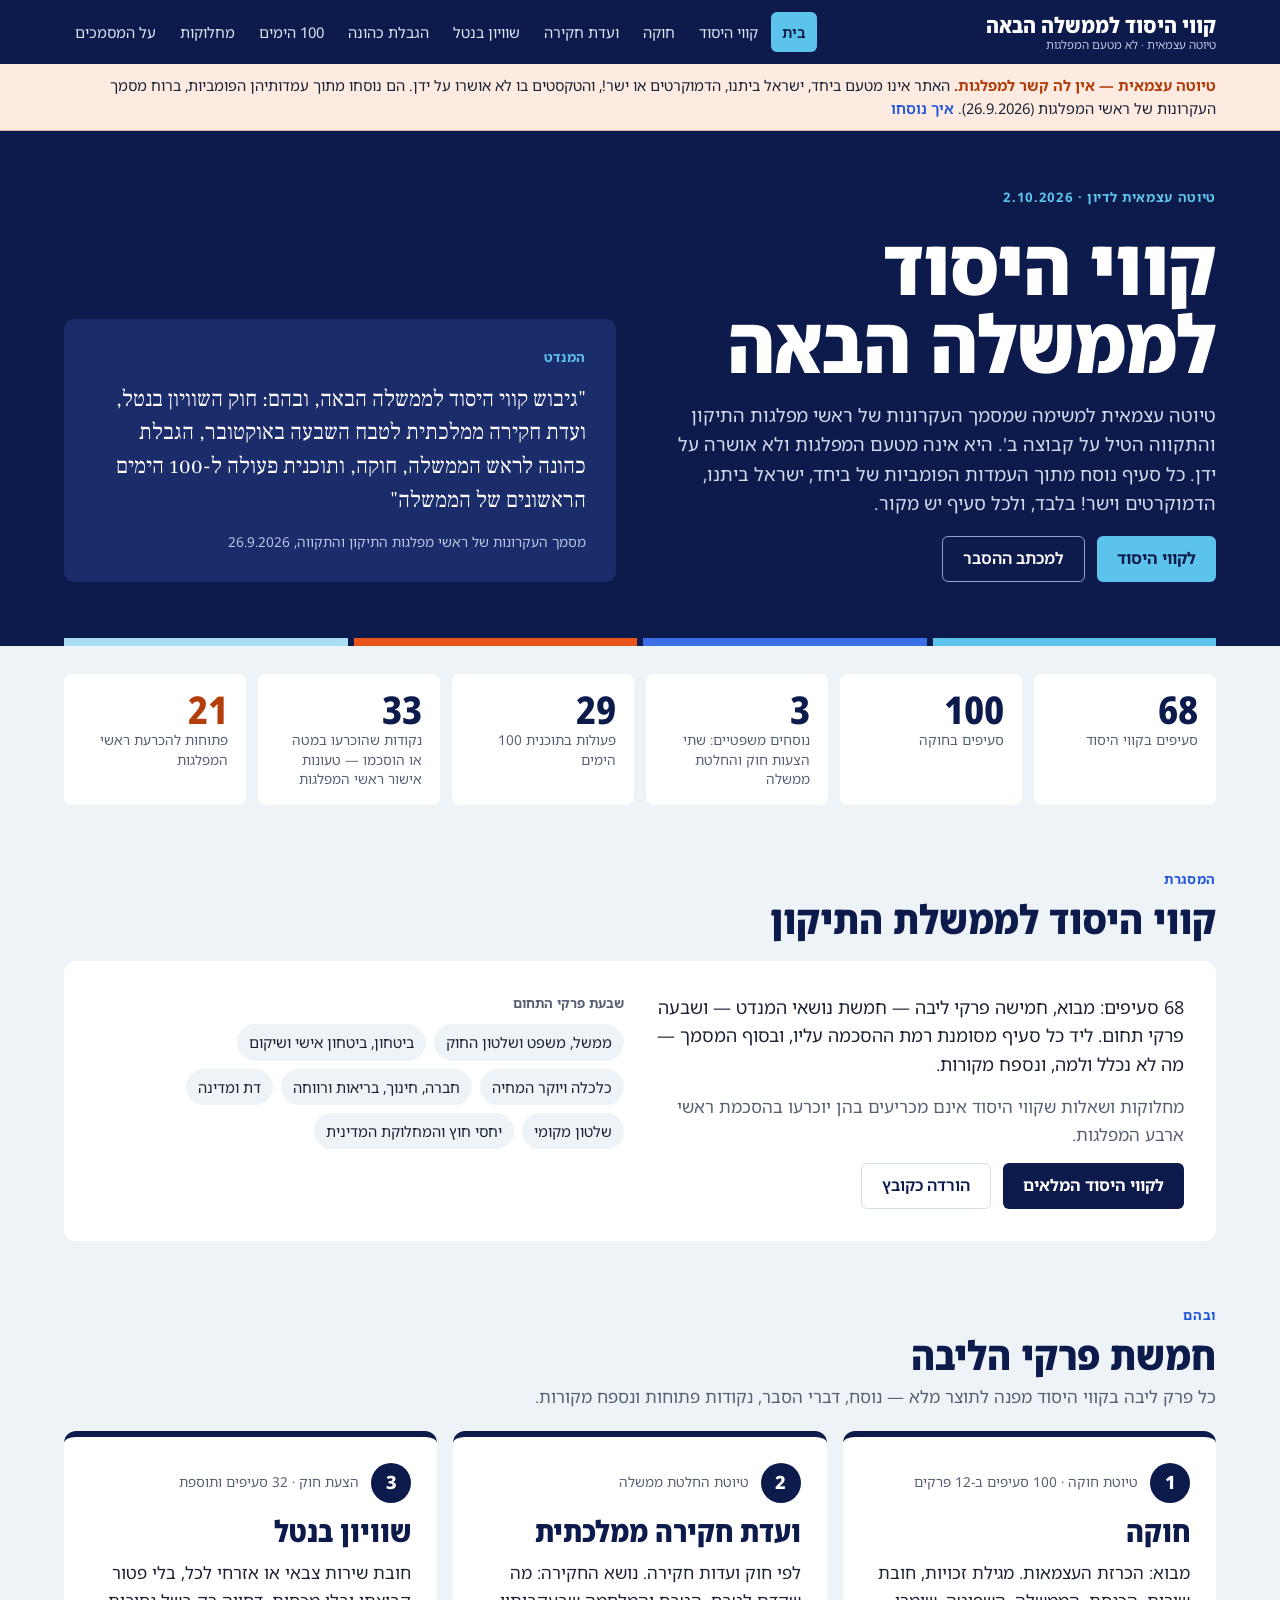
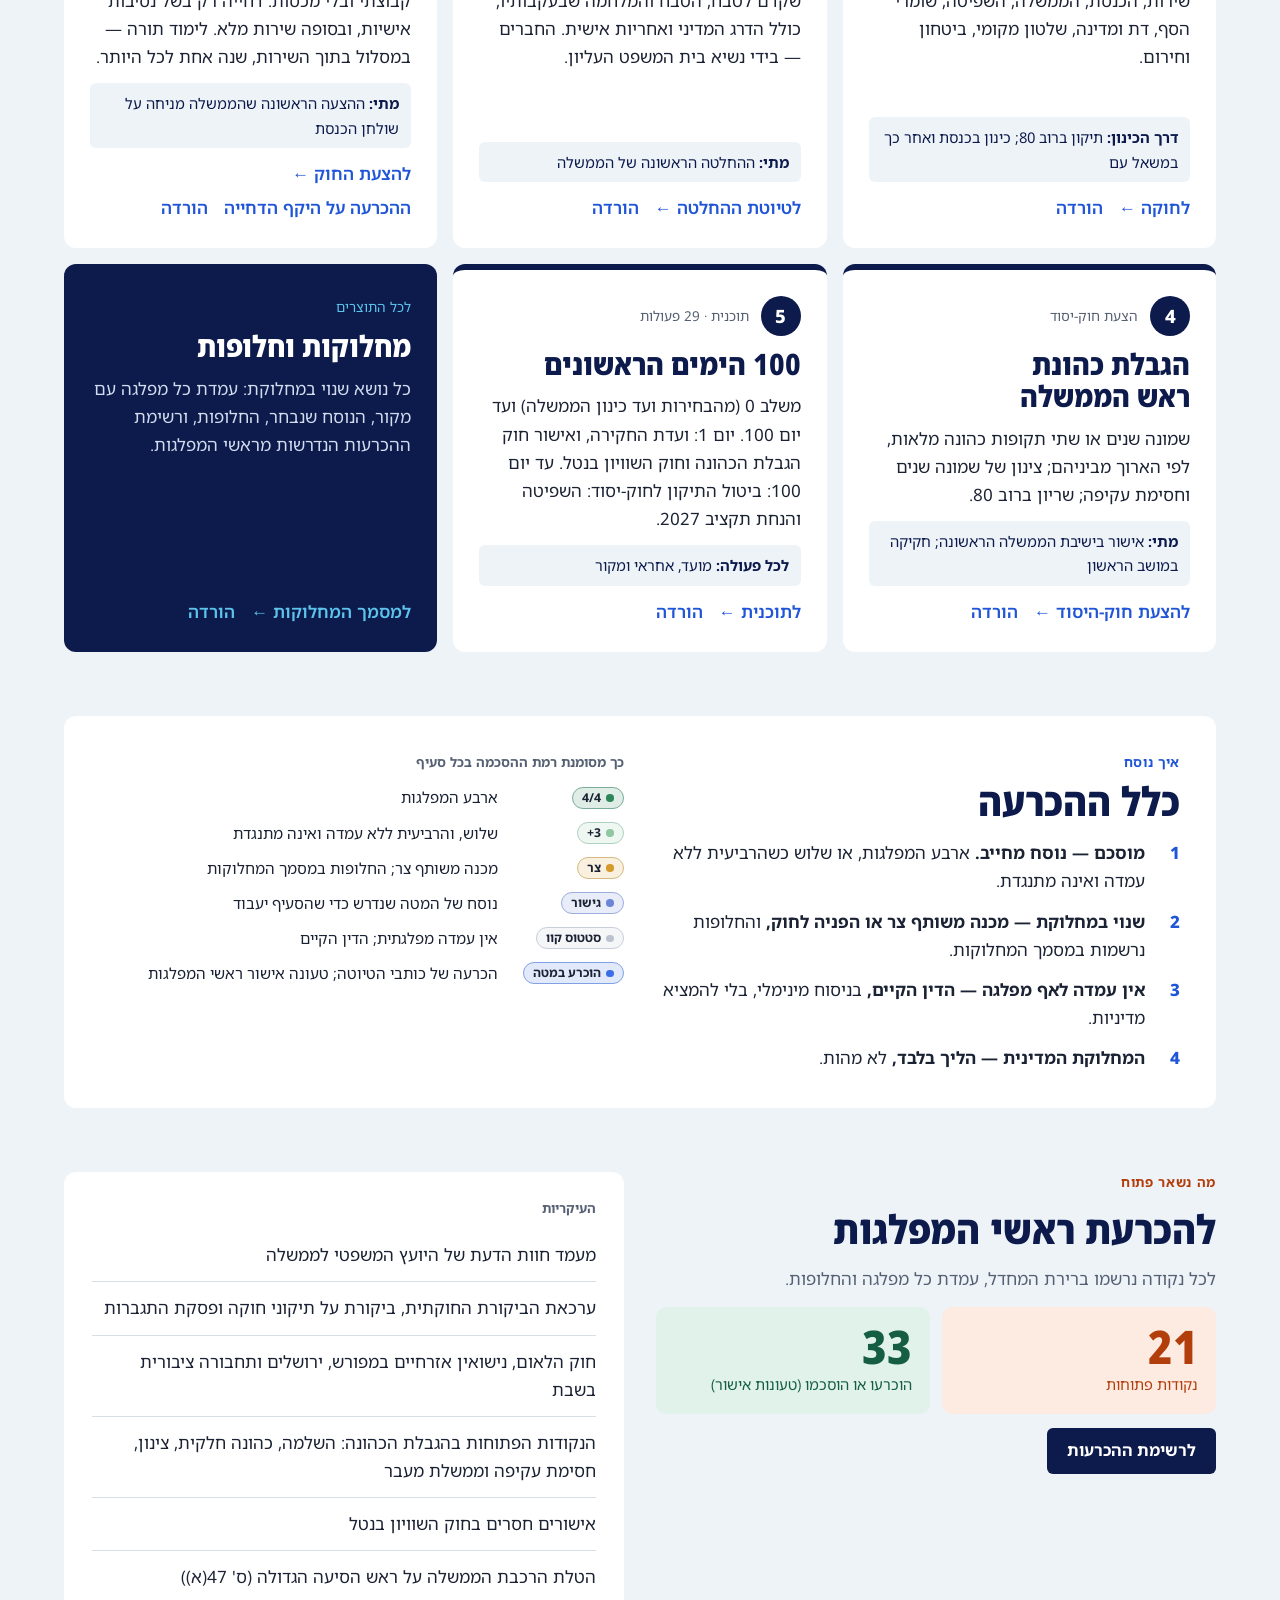
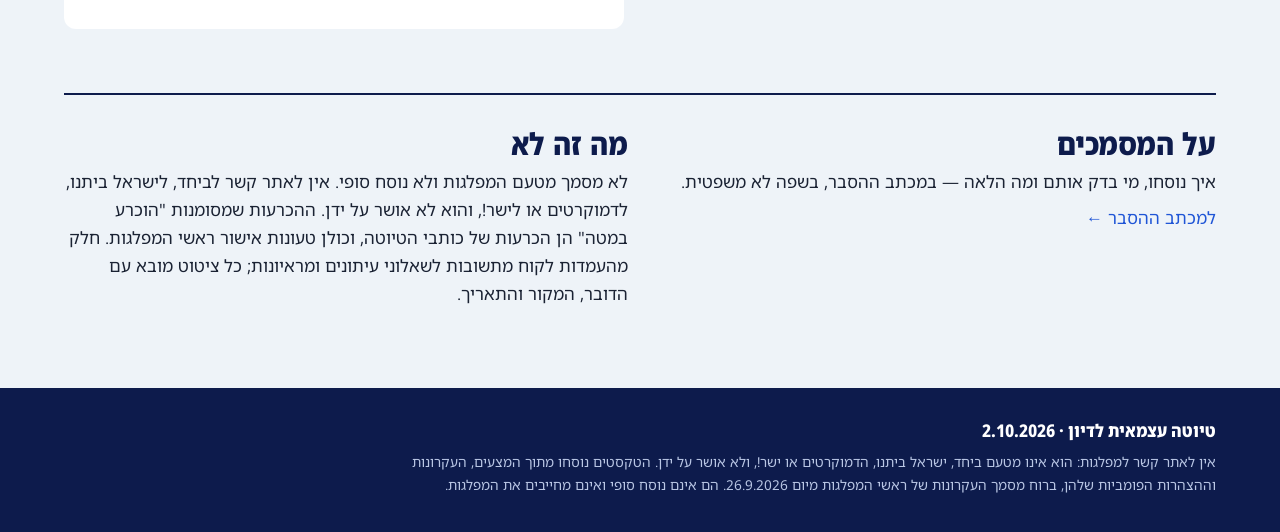
<file: index.html>
<!doctype html>
<html lang="he" dir="rtl">
<head>
<meta charset="utf-8">
<meta name="viewport" content="width=device-width, initial-scale=1, viewport-fit=cover">
<title>קווי היסוד לממשלה הבאה — טיוטה עצמאית</title>
<meta name="description" content="קווי היסוד לממשלה הבאה: החוקה, ועדת החקירה, חוק השוויון בנטל, הגבלת הכהונה ותוכנית 100 הימים — נוסחו מעמדות ביחד, ישראל ביתנו, הדמוקרטים וישר! טיוטה עצמאית, לא מטעם המפלגות.">
<link rel="stylesheet" href="assets/style.css">
</head>
<body>
<a class="skip" href="#content">דלג לתוכן</a>
<header class="topbar"><div class="topbar-inner"><a class="brand" href="index.html"><b>קווי היסוד לממשלה הבאה</b><span>טיוטה עצמאית · לא מטעם המפלגות</span></a><nav class="nav" aria-label="ניווט ראשי"><a href="index.html" aria-current="page">בית</a><a href="guidelines.html">קווי היסוד</a><a href="constitution.html">חוקה</a><a href="inquiry.html">ועדת חקירה</a><a href="equal-burden.html">שוויון בנטל</a><a href="term-limits.html">הגבלת כהונה</a><a href="100-days.html">100 הימים</a><a href="disputes.html">מחלוקות</a><a href="letter.html">על המסמכים</a></nav></div></header>
<div class="notice" role="note"><div class="wrap"><b>טיוטה עצמאית — אין לה קשר למפלגות.</b> האתר אינו מטעם ביחד, ישראל ביתנו, הדמוקרטים או ישר!, והטקסטים בו לא אושרו על ידן. הם נוסחו מתוך עמדותיהן הפומביות, ברוח מסמך העקרונות של ראשי המפלגות (26.9.2026). <a href="letter.html">איך נוסחו</a></div></div>
<main id="content" tabindex="-1"><section class="hero"><div class="wrap hero-grid">
<div class="hero-text"><span class="kicker">טיוטה עצמאית לדיון · 2.10.2026</span>
<h1>קווי היסוד<br>לממשלה הבאה</h1>
<p>טיוטה עצמאית למשימה שמסמך העקרונות של ראשי מפלגות התיקון והתקווה הטיל על קבוצה ב'. היא אינה מטעם המפלגות ולא אושרה על ידן. כל סעיף נוסח מתוך העמדות הפומביות של ביחד, ישראל ביתנו, הדמוקרטים וישר! בלבד, ולכל סעיף יש מקור.</p>
<div class="actions"><a class="btn btn-sky" href="guidelines.html">לקווי היסוד</a><a class="btn btn-ghost" href="letter.html">למכתב ההסבר</a></div></div>
<figure class="mandate"><span class="kicker">המנדט</span><blockquote>"גיבוש קווי היסוד לממשלה הבאה, ובהם: חוק השוויון בנטל, ועדת חקירה ממלכתית לטבח השבעה באוקטובר, הגבלת כהונה לראש הממשלה, חוקה, ותוכנית פעולה ל-100 הימים הראשונים של הממשלה"</blockquote><figcaption>מסמך העקרונות של ראשי מפלגות התיקון והתקווה, 26.9.2026</figcaption></figure>
</div><div class="wrap"><div class="stripe" aria-hidden="true"><span></span><span></span><span></span><span></span></div></div></section>
<div class="wrap home">
<div class="facts">
<a class="fact" href="guidelines.html"><b>68</b><span>סעיפים בקווי היסוד</span></a>
<a class="fact" href="constitution.html"><b>100</b><span>סעיפים בחוקה</span></a>
<a class="fact" href="#chapters"><b>3</b><span>נוסחים משפטיים: שתי הצעות חוק והחלטת ממשלה</span></a>
<a class="fact" href="100-days.html"><b>29</b><span>פעולות בתוכנית 100 הימים</span></a>
<a class="fact" href="disputes.html?show=done#decisions"><b>33</b><span>נקודות שהוכרעו במטה או הוסכמו — טעונות אישור ראשי המפלגות</span></a>
<a class="fact open" href="disputes.html?show=open#decisions"><b>21</b><span>פתוחות להכרעת ראשי המפלגות</span></a>
</div>
<section class="home-sec" aria-labelledby="frame-h">
<div class="sec-head"><span class="kicker">המסגרת</span><h2 id="frame-h">קווי היסוד לממשלת התיקון</h2></div>
<div class="frame-card"><div class="frame-text">
<p class="big">68 סעיפים: מבוא, חמישה פרקי ליבה — חמשת נושאי המנדט — ושבעה פרקי תחום. ליד כל סעיף מסומנת רמת ההסכמה עליו, ובסוף המסמך — מה לא נכלל ולמה, ונספח מקורות.</p>
<p class="muted">מחלוקות ושאלות שקווי היסוד אינם מכריעים בהן יוכרעו בהסכמת ראשי ארבע המפלגות.</p>
<div class="actions"><a class="btn btn-ink" href="guidelines.html">לקווי היסוד המלאים</a><a class="btn btn-outline" href="pdf/קווי-היסוד-לממשלה.pdf" download>הורדה כקובץ</a></div></div>
<div class="frame-domains"><span class="label">שבעת פרקי התחום</span><ul class="chiplist"><li>ממשל, משפט ושלטון החוק</li><li>ביטחון, ביטחון אישי ושיקום</li><li>כלכלה ויוקר המחיה</li><li>חברה, חינוך, בריאות ורווחה</li><li>דת ומדינה</li><li>שלטון מקומי</li><li>יחסי חוץ והמחלוקת המדינית</li></ul></div></div>
</section>
<section class="home-sec" id="chapters" aria-labelledby="core-h">
<div class="sec-head"><span class="kicker">ובהם</span><h2 id="core-h">חמשת פרקי הליבה</h2><p class="muted">כל פרק ליבה בקווי היסוד מפנה לתוצר מלא — נוסח, דברי הסבר, נקודות פתוחות ונספח מקורות.</p></div>
<div class="chapter-grid"><article class="chapter-card"><div class="cc-top"><span class="cc-num">1</span><span class="cc-kind">טיוטת חוקה · 100 סעיפים ב-12 פרקים</span></div>
<h3><a href="constitution.html">חוקה</a></h3><p>מבוא: הכרזת העצמאות. מגילת זכויות, חובת שירות, הכנסת, הממשלה, השפיטה, שומרי הסף, דת ומדינה, שלטון מקומי, ביטחון וחירום.</p><p class="cc-when"><b>דרך הכינון:</b> תיקון ברוב 80; כינון בכנסת ואחר כך במשאל עם</p>
<div class="cc-links"><a href="constitution.html">לחוקה ←</a><a href="pdf/חוקה-טיוטה.pdf" download>הורדה</a></div></article><article class="chapter-card"><div class="cc-top"><span class="cc-num">2</span><span class="cc-kind">טיוטת החלטת ממשלה</span></div>
<h3><a href="inquiry.html">ועדת חקירה ממלכתית</a></h3><p>לפי חוק ועדות חקירה. נושא החקירה: מה שקדם לטבח, הטבח והמלחמה שבעקבותיו, כולל הדרג המדיני ואחריות אישית. החברים — בידי נשיא בית המשפט העליון.</p><p class="cc-when"><b>מתי:</b> ההחלטה הראשונה של הממשלה</p>
<div class="cc-links"><a href="inquiry.html">לטיוטת ההחלטה ←</a><a href="pdf/ועדת-חקירה-ממלכתית.pdf" download>הורדה</a></div></article><article class="chapter-card"><div class="cc-top"><span class="cc-num">3</span><span class="cc-kind">הצעת חוק · 32 סעיפים ותוספת</span></div>
<h3><a href="equal-burden.html">שוויון בנטל</a></h3><p>חובת שירות צבאי או אזרחי לכל, בלי פטור קבוצתי ובלי מכסות. דחייה רק בשל נסיבות אישיות, ובסופה שירות מלא. לימוד תורה — במסלול בתוך השירות, שנה אחת לכל היותר.</p><p class="cc-when"><b>מתי:</b> ההצעה הראשונה שהממשלה מניחה על שולחן הכנסת</p>
<div class="cc-links"><a href="equal-burden.html">להצעת החוק ←</a><a href="deferral-decision.html">ההכרעה על היקף הדחייה</a><a href="pdf/הצעת-חוק-השוויון-בנטל.pdf" download>הורדה</a></div></article><article class="chapter-card"><div class="cc-top"><span class="cc-num">4</span><span class="cc-kind">הצעת חוק-יסוד</span></div>
<h3><a href="term-limits.html">הגבלת כהונת ראש הממשלה</a></h3><p>שמונה שנים או שתי תקופות כהונה מלאות, לפי הארוך מביניהם; צינון של שמונה שנים וחסימת עקיפה; שריון ברוב 80.</p><p class="cc-when"><b>מתי:</b> אישור בישיבת הממשלה הראשונה; חקיקה במושב הראשון</p>
<div class="cc-links"><a href="term-limits.html">להצעת חוק-היסוד ←</a><a href="pdf/הצעת-חוק-יסוד-הגבלת-כהונה.pdf" download>הורדה</a></div></article><article class="chapter-card"><div class="cc-top"><span class="cc-num">5</span><span class="cc-kind">תוכנית · 29 פעולות</span></div>
<h3><a href="100-days.html">100 הימים הראשונים</a></h3><p>משלב 0 (מהבחירות ועד כינון הממשלה) ועד יום 100. יום 1: ועדת החקירה, ואישור חוק הגבלת הכהונה וחוק השוויון בנטל. עד יום 100: ביטול התיקון לחוק-יסוד: השפיטה והנחת תקציב 2027.</p><p class="cc-when"><b>לכל פעולה:</b> מועד, אחראי ומקור</p>
<div class="cc-links"><a href="100-days.html">לתוכנית ←</a><a href="pdf/תוכנית-100-הימים.pdf" download>הורדה</a></div></article><article class="chapter-card dark"><div class="cc-top"><span class="cc-kind">לכל התוצרים</span></div>
<h3><a href="disputes.html">מחלוקות וחלופות</a></h3><p>כל נושא שנוי במחלוקת: עמדת כל מפלגה עם מקור, הנוסח שנבחר, החלופות, ורשימת ההכרעות הנדרשות מראשי המפלגות.</p><div class="cc-links"><a href="disputes.html">למסמך המחלוקות ←</a><a href="pdf/מחלוקות-וחלופות.pdf" download>הורדה</a></div></article></div>
</section>
<section class="home-sec rule-panel" aria-labelledby="rule-h">
<div><span class="kicker">איך נוסח</span><h2 id="rule-h">כלל ההכרעה</h2>
<ol class="steps">
<li><span><b>מוסכם — נוסח מחייב.</b> ארבע המפלגות, או שלוש כשהרביעית ללא עמדה ואינה מתנגדת.</span></li>
<li><span><b>שנוי במחלוקת — מכנה משותף צר או הפניה לחוק,</b> והחלופות נרשמות במסמך המחלוקות.</span></li>
<li><span><b>אין עמדה לאף מפלגה — הדין הקיים,</b> בניסוח מינימלי, בלי להמציא מדיניות.</span></li>
<li><span><b>המחלוקת המדינית — הליך בלבד,</b> לא מהות.</span></li>
</ol></div>
<div><span class="label">כך מסומנת רמת ההסכמה בכל סעיף</span><ul class="legend-list"><li><span class="tag lvl-all4" title="ארבע המפלגות"><span class="dot" aria-hidden="true"></span>4/4<span class="sr"> — ארבע המפלגות</span></span><span>ארבע המפלגות</span></li><li><span class="tag lvl-three" title="שלוש מפלגות, והרביעית ללא עמדה ואינה מתנגדת"><span class="dot" aria-hidden="true"></span>3+<span class="sr"> — שלוש מפלגות, והרביעית ללא עמדה ואינה מתנגדת</span></span><span>שלוש, והרביעית ללא עמדה ואינה מתנגדת</span></li><li><span class="tag lvl-narrow" title="מכנה משותף צר"><span class="dot" aria-hidden="true"></span>צר<span class="sr"> — מכנה משותף צר</span></span><span>מכנה משותף צר; החלופות במסמך המחלוקות</span></li><li><span class="tag lvl-bridge" title="נוסח של המטה שנדרש כדי שהסעיף יעבוד"><span class="dot" aria-hidden="true"></span>גישור<span class="sr"> — נוסח של המטה שנדרש כדי שהסעיף יעבוד</span></span><span>נוסח של המטה שנדרש כדי שהסעיף יעבוד</span></li><li><span class="tag lvl-sq" title="הדין הקיים או הליך בלבד"><span class="dot" aria-hidden="true"></span>סטטוס קוו<span class="sr"> — הדין הקיים או הליך בלבד</span></span><span>אין עמדה מפלגתית; הדין הקיים</span></li><li><span class="tag lvl-decided" title="הכרעה של כותבי הטיוטה, טעונה אישור ראשי המפלגות"><span class="dot" aria-hidden="true"></span>הוכרע במטה<span class="sr"> — הכרעה של כותבי הטיוטה, טעונה אישור ראשי המפלגות</span></span><span>הכרעה של כותבי הטיוטה; טעונה אישור ראשי המפלגות</span></li></ul></div>
</section>
<section class="home-sec open-panel" aria-labelledby="open-h">
<div class="open-intro"><span class="kicker signal">מה נשאר פתוח</span><h2 id="open-h">להכרעת ראשי המפלגות</h2>
<p class="muted">לכל נקודה נרשמו ברירת המחדל, עמדת כל מפלגה והחלופות.</p>
<div class="counters"><a class="counter open" href="disputes.html?show=open#decisions"><b>21</b><span>נקודות פתוחות</span></a><a class="counter done" href="disputes.html?show=done#decisions"><b>33</b><span>הוכרעו או הוסכמו (טעונות אישור)</span></a></div>
<a class="btn btn-ink" href="disputes.html#decisions">לרשימת ההכרעות</a></div>
<div class="open-list"><span class="label">העיקריות</span><ul><li>מעמד חוות הדעת של היועץ המשפטי לממשלה</li><li>ערכאת הביקורת החוקתית, ביקורת על תיקוני חוקה ופסקת התגברות</li><li>חוק הלאום, נישואין אזרחיים במפורש, ירושלים ותחבורה ציבורית בשבת</li><li>הנקודות הפתוחות בהגבלת הכהונה: השלמה, כהונה חלקית, צינון, חסימת עקיפה וממשלת מעבר</li><li>אישורים חסרים בחוק השוויון בנטל</li><li>הטלת הרכבת הממשלה על ראש הסיעה הגדולה (ס&#x27; 47(א))</li></ul></div>
</section>
<section class="home-sec about" aria-label="על המסמכים">
<div><h2>על המסמכים</h2><p>איך נוסחו, מי בדק אותם ומה הלאה — במכתב ההסבר, בשפה לא משפטית.</p><a href="letter.html">למכתב ההסבר ←</a></div>
<div><h2>מה זה לא</h2><p>לא מסמך מטעם המפלגות ולא נוסח סופי. אין לאתר קשר לביחד, לישראל ביתנו, לדמוקרטים או לישר!, והוא לא אושר על ידן. ההכרעות שמסומנות "הוכרע במטה" הן הכרעות של כותבי הטיוטה, וכולן טעונות אישור ראשי המפלגות. חלק מהעמדות לקוח מתשובות לשאלוני עיתונים ומראיונות; כל ציטוט מובא עם הדובר, המקור והתאריך.</p></div>
</section>
</div></main>
<footer class="site-footer"><div class="wrap"><b>טיוטה עצמאית לדיון · 2.10.2026</b><p>אין לאתר קשר למפלגות: הוא אינו מטעם ביחד, ישראל ביתנו, הדמוקרטים או ישר!, ולא אושר על ידן. הטקסטים נוסחו מתוך המצעים, העקרונות וההצהרות הפומביות שלהן, ברוח מסמך העקרונות של ראשי המפלגות מיום 26.9.2026. הם אינם נוסח סופי ואינם מחייבים את המפלגות.</p></div></footer>
</body>
</html>
</file>
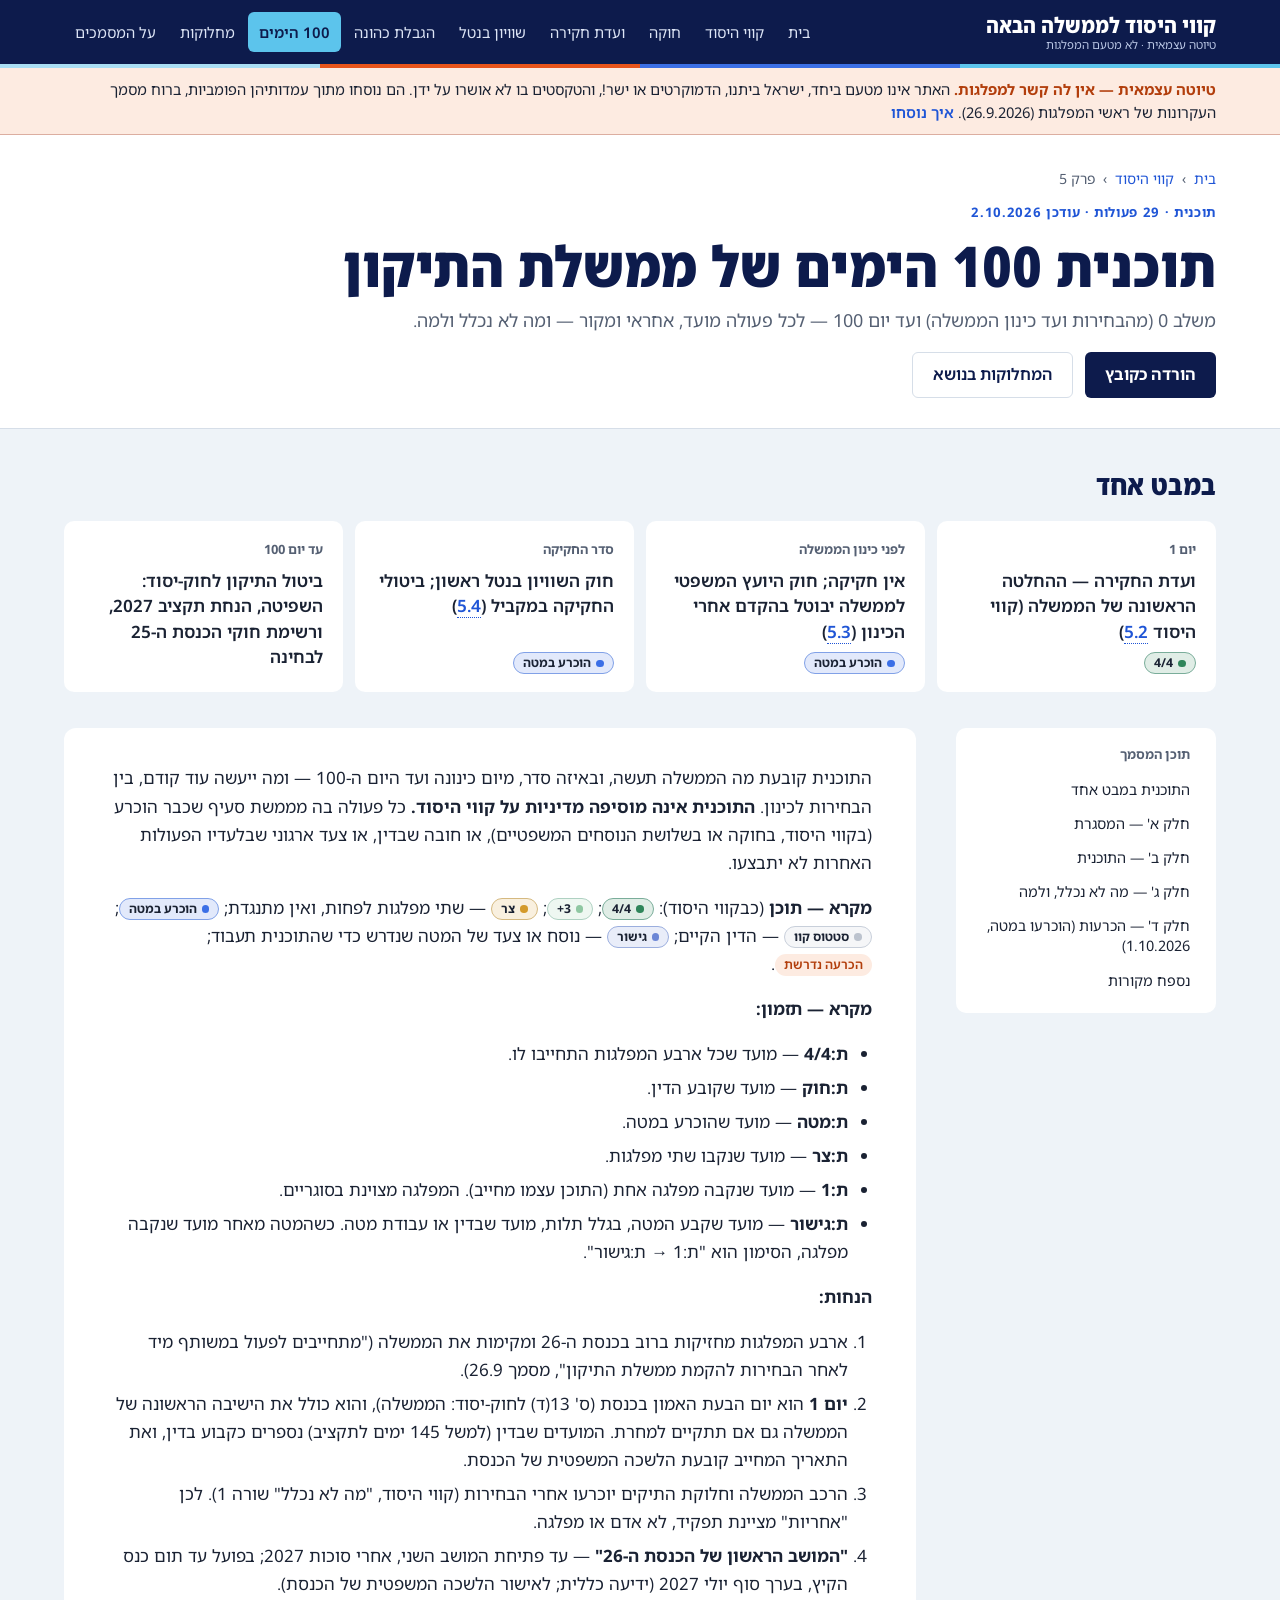
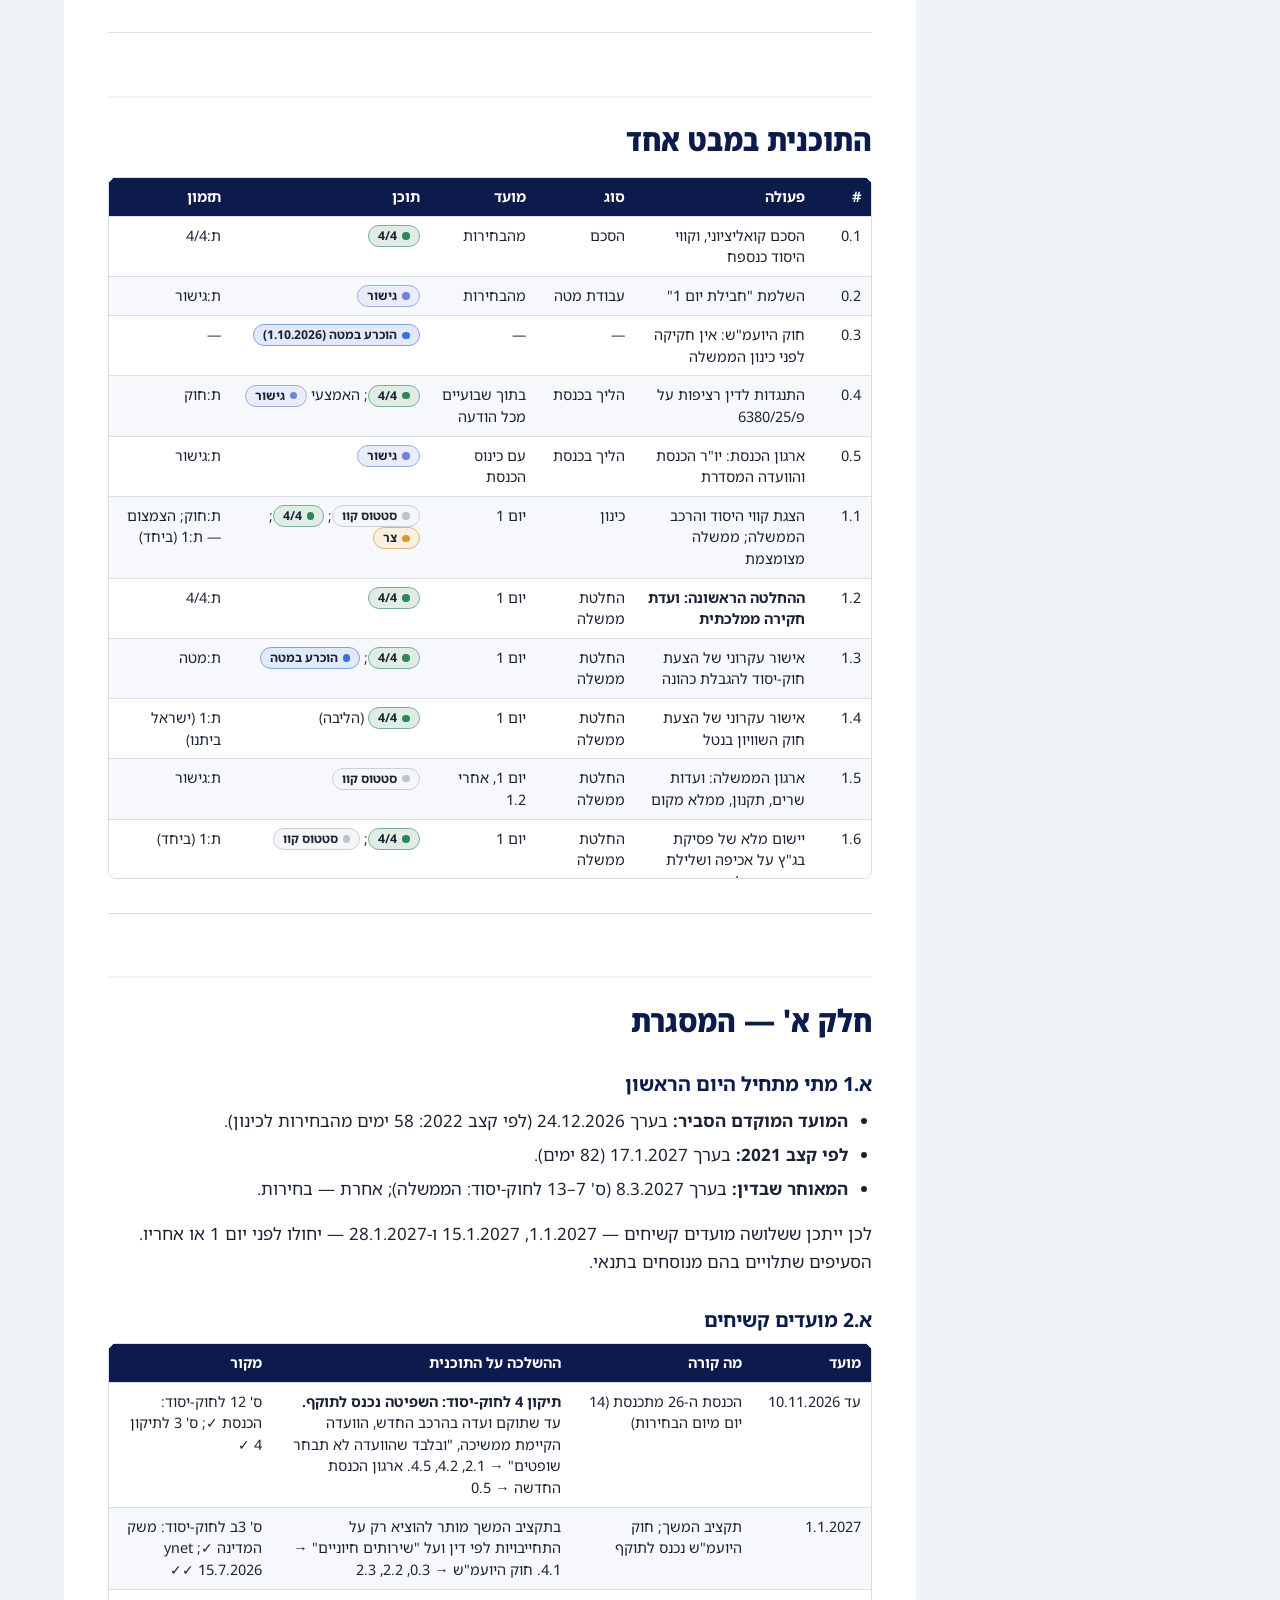
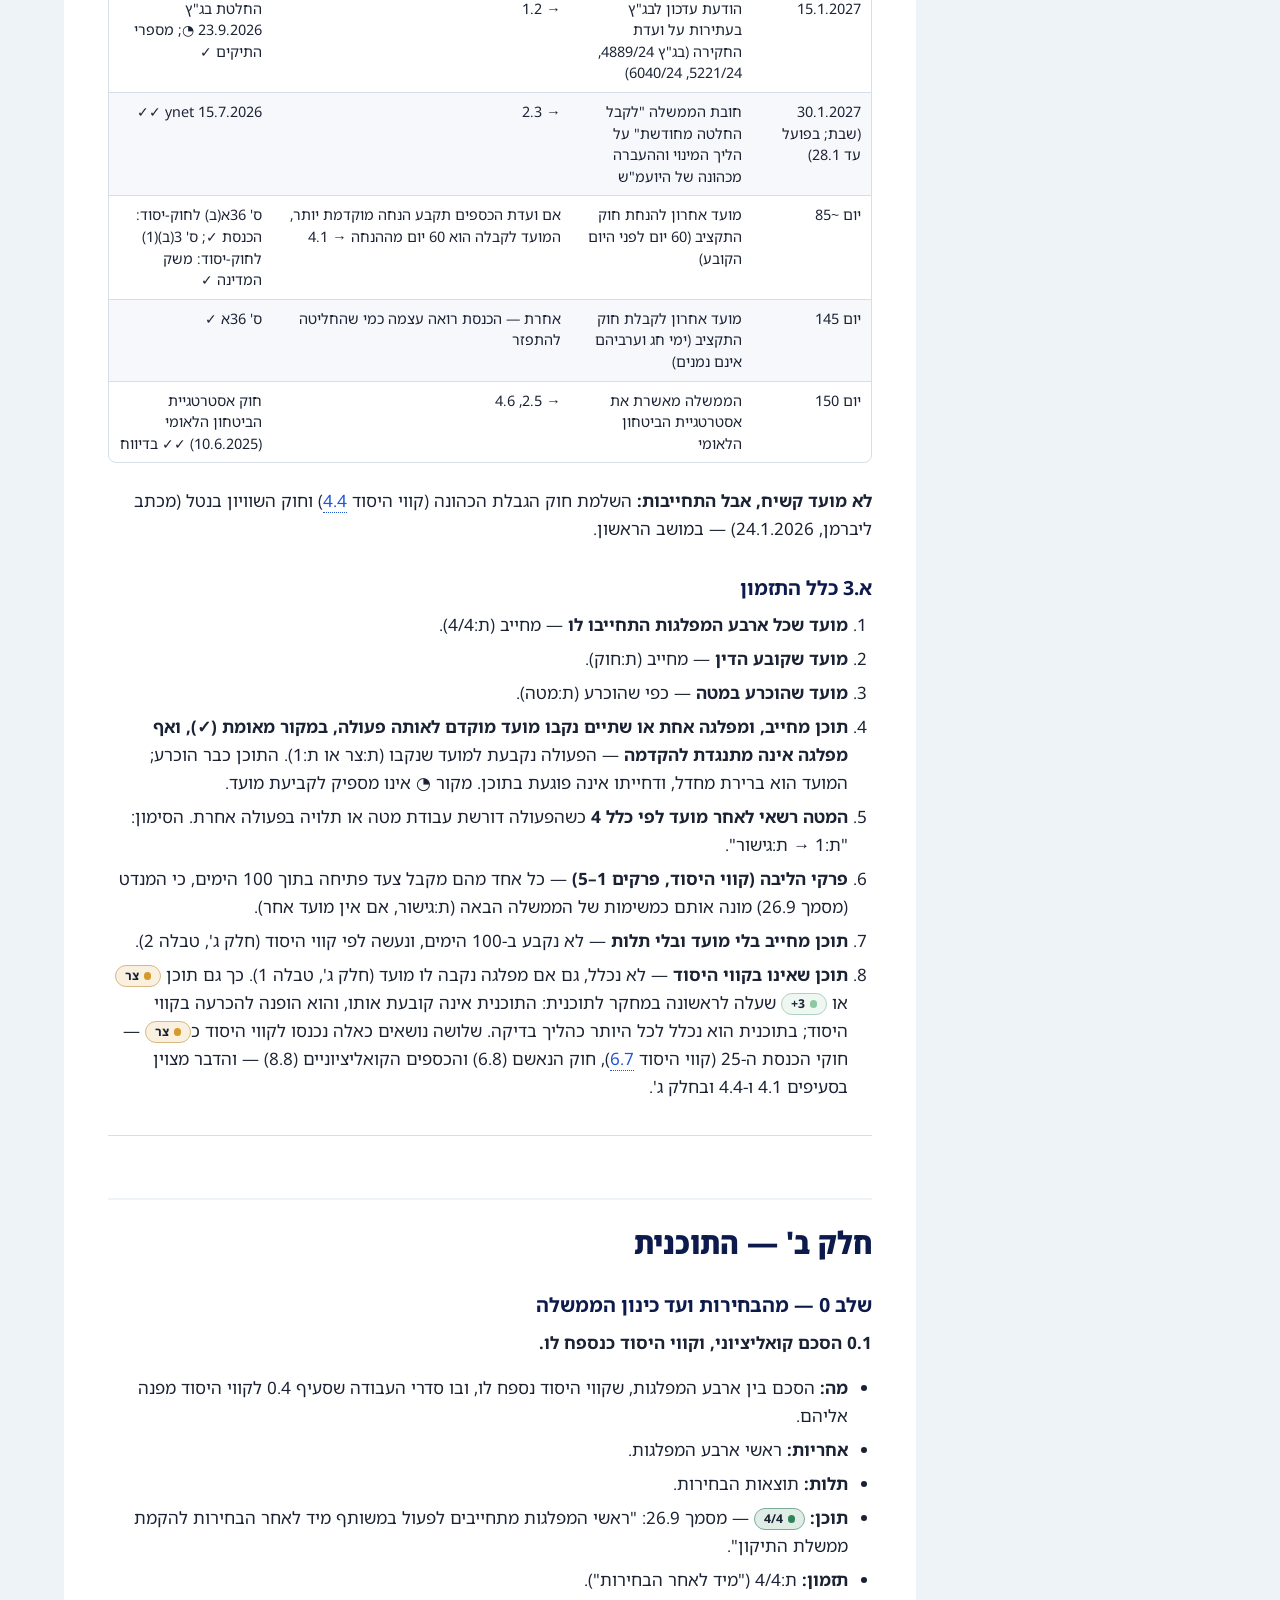
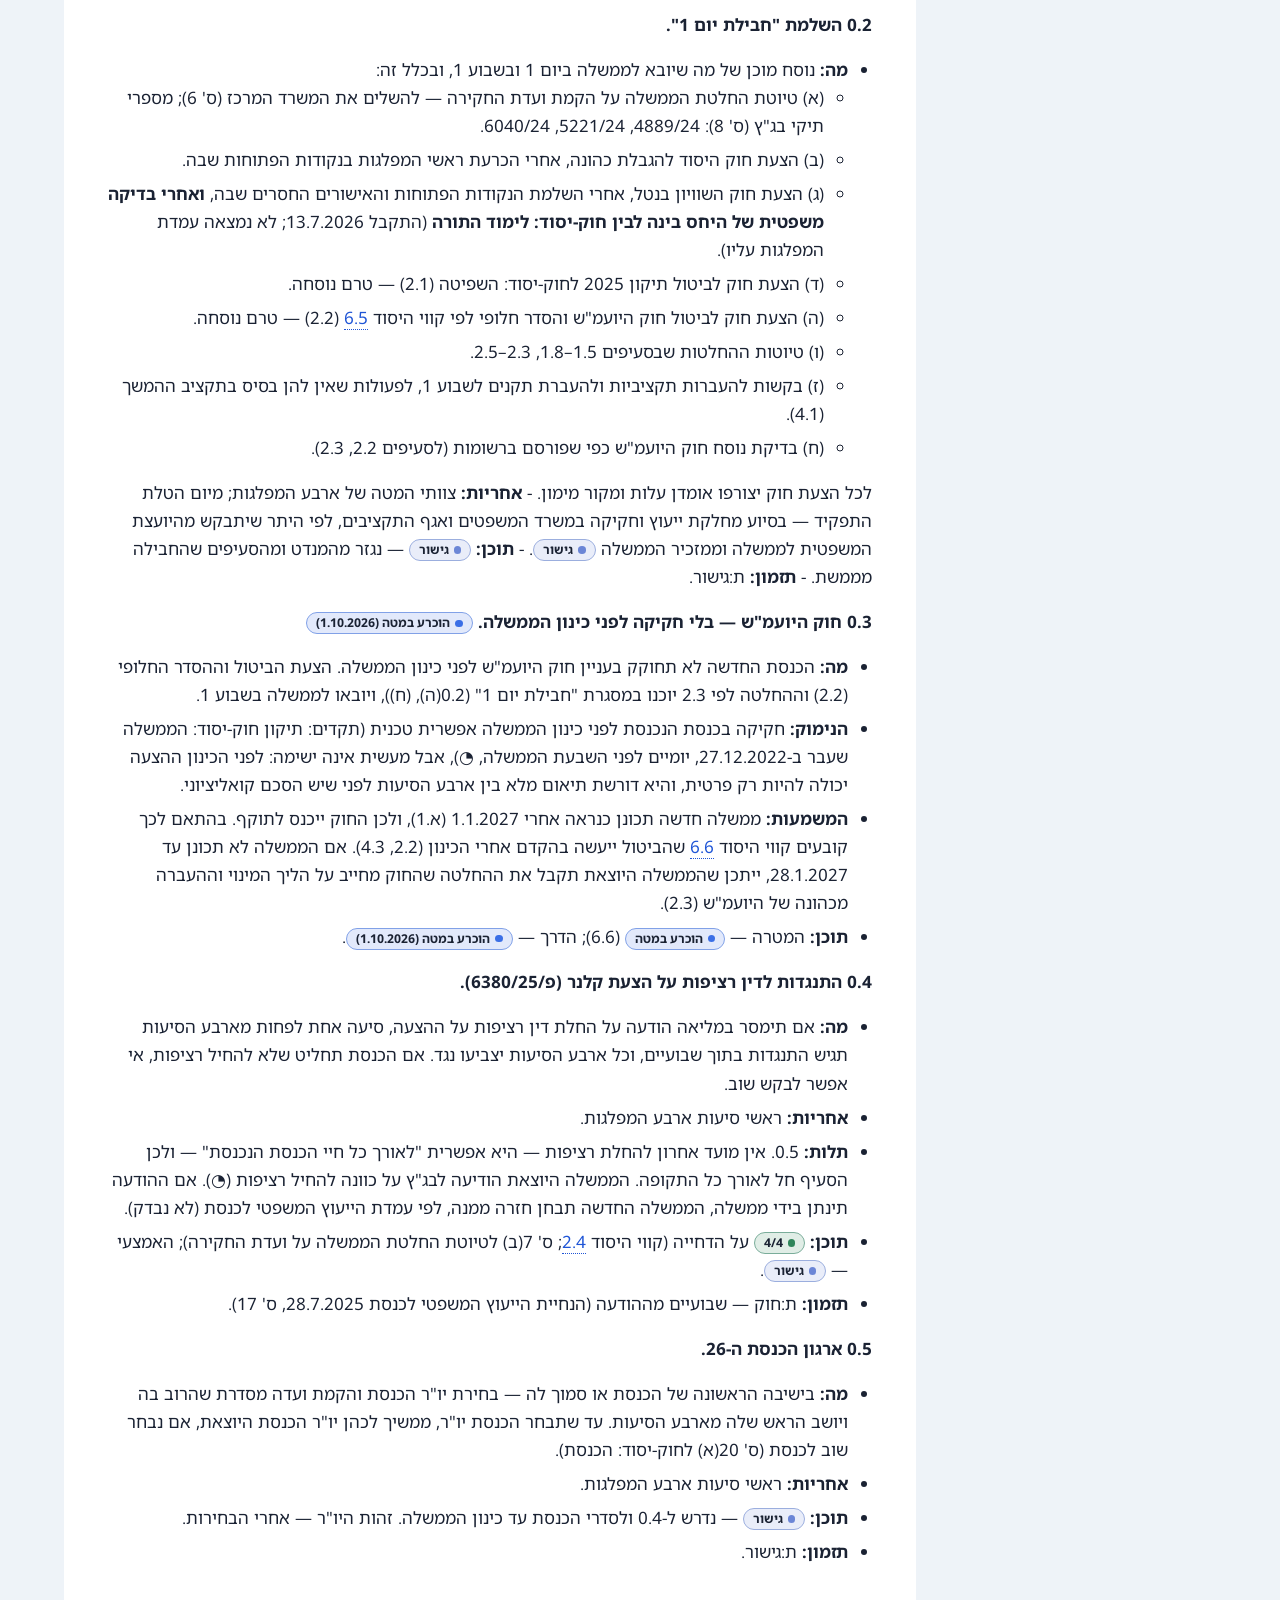
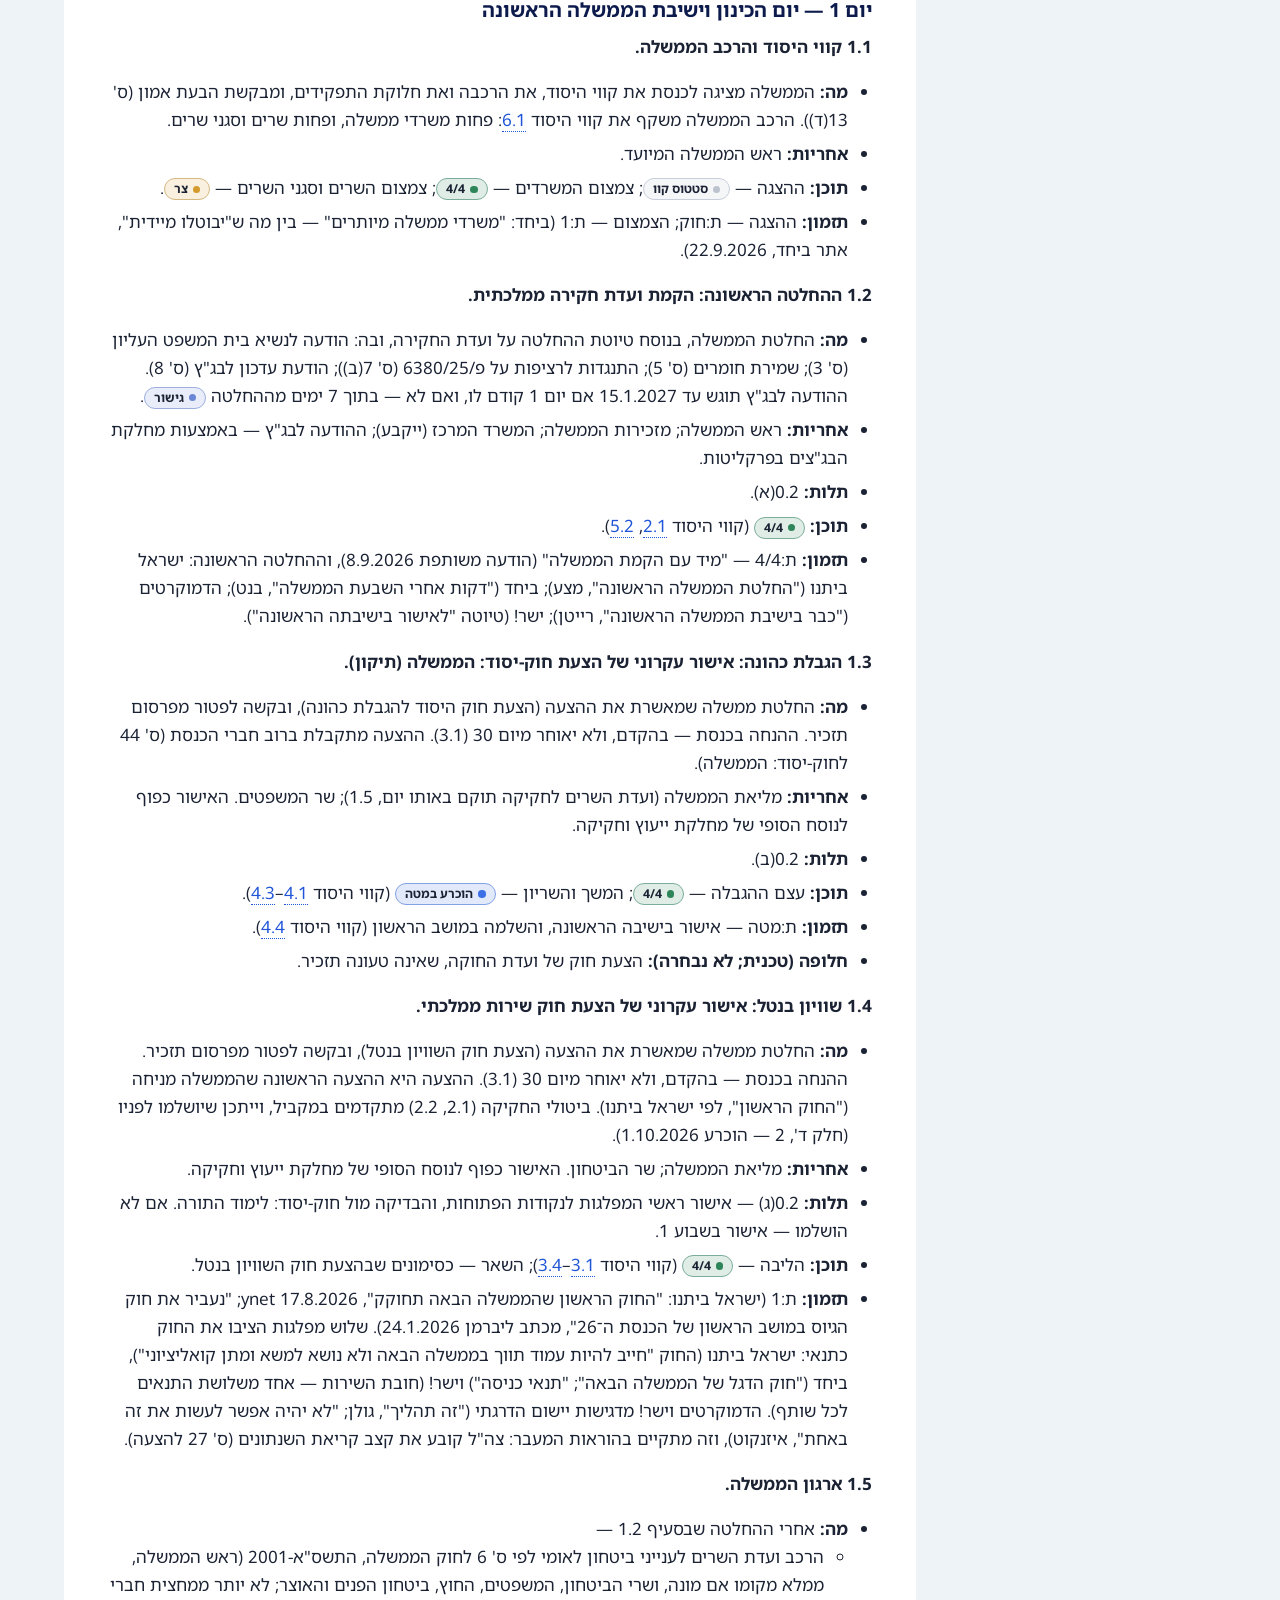
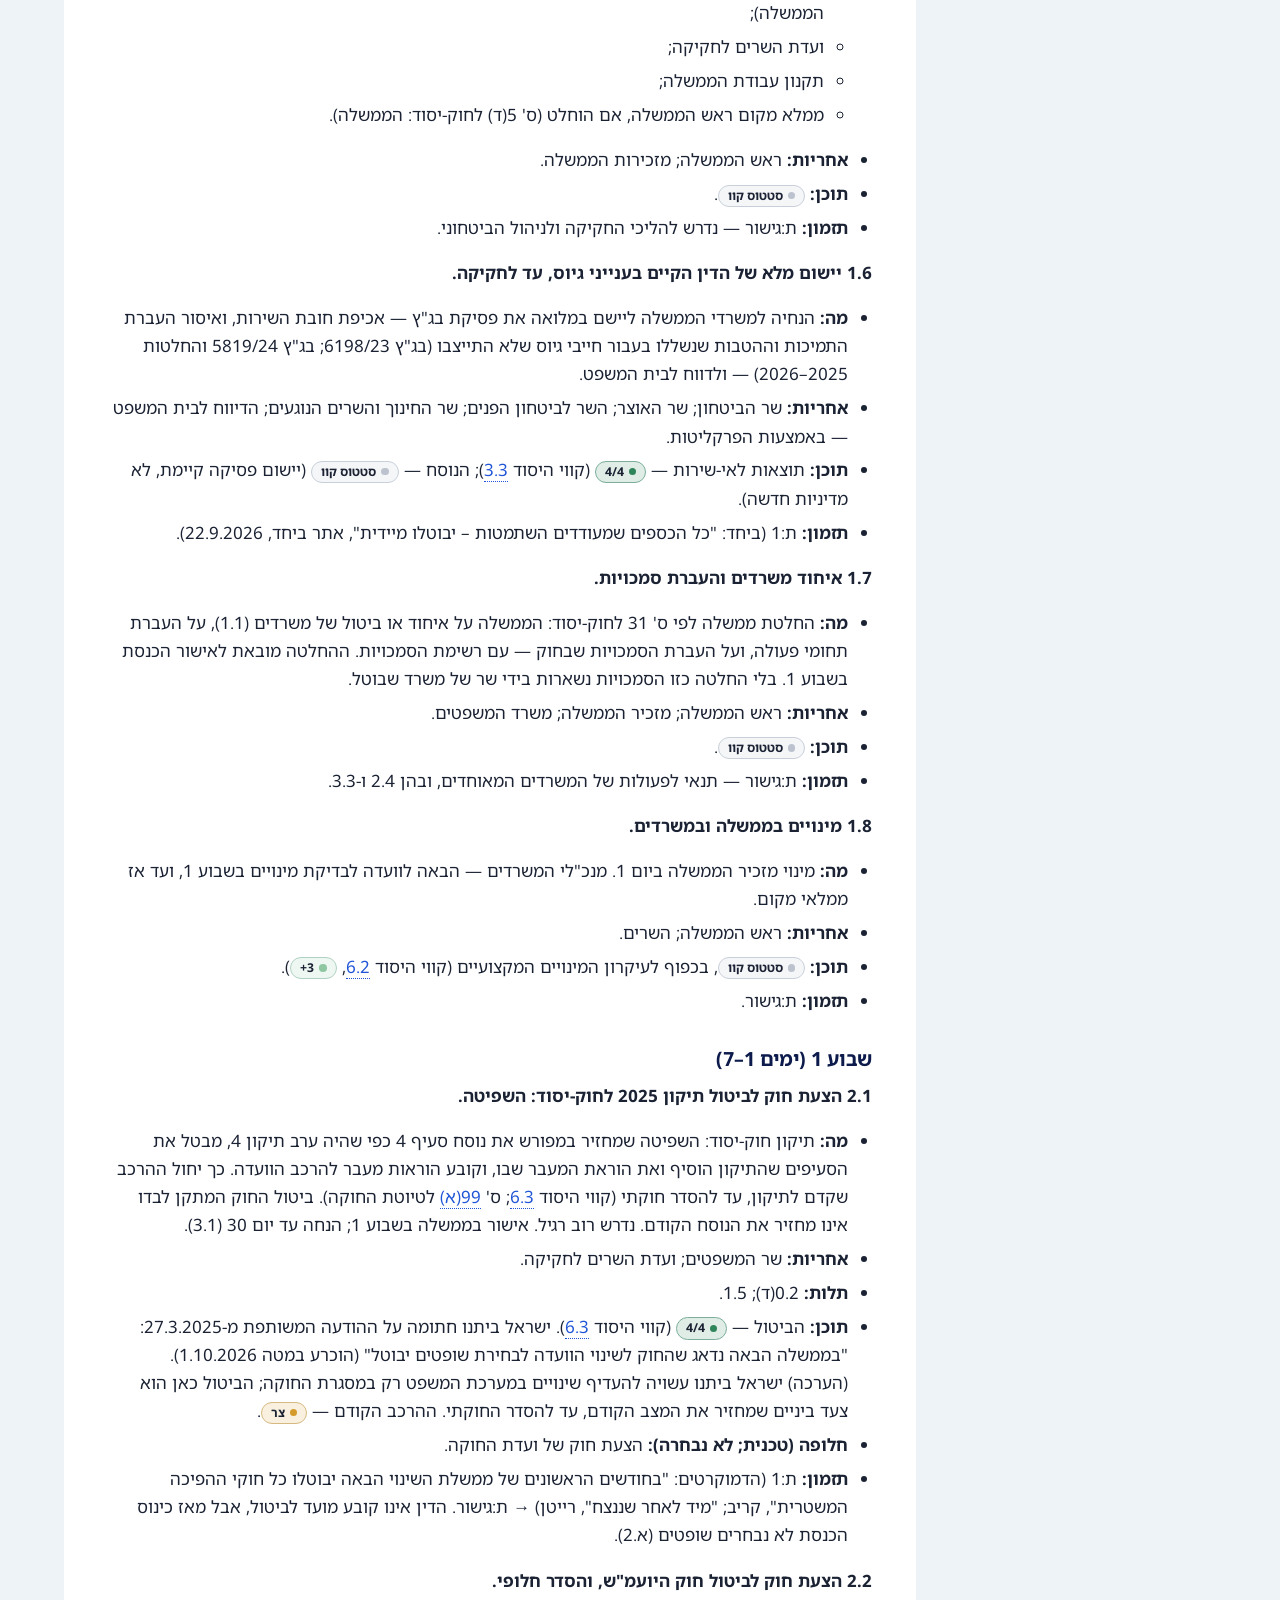
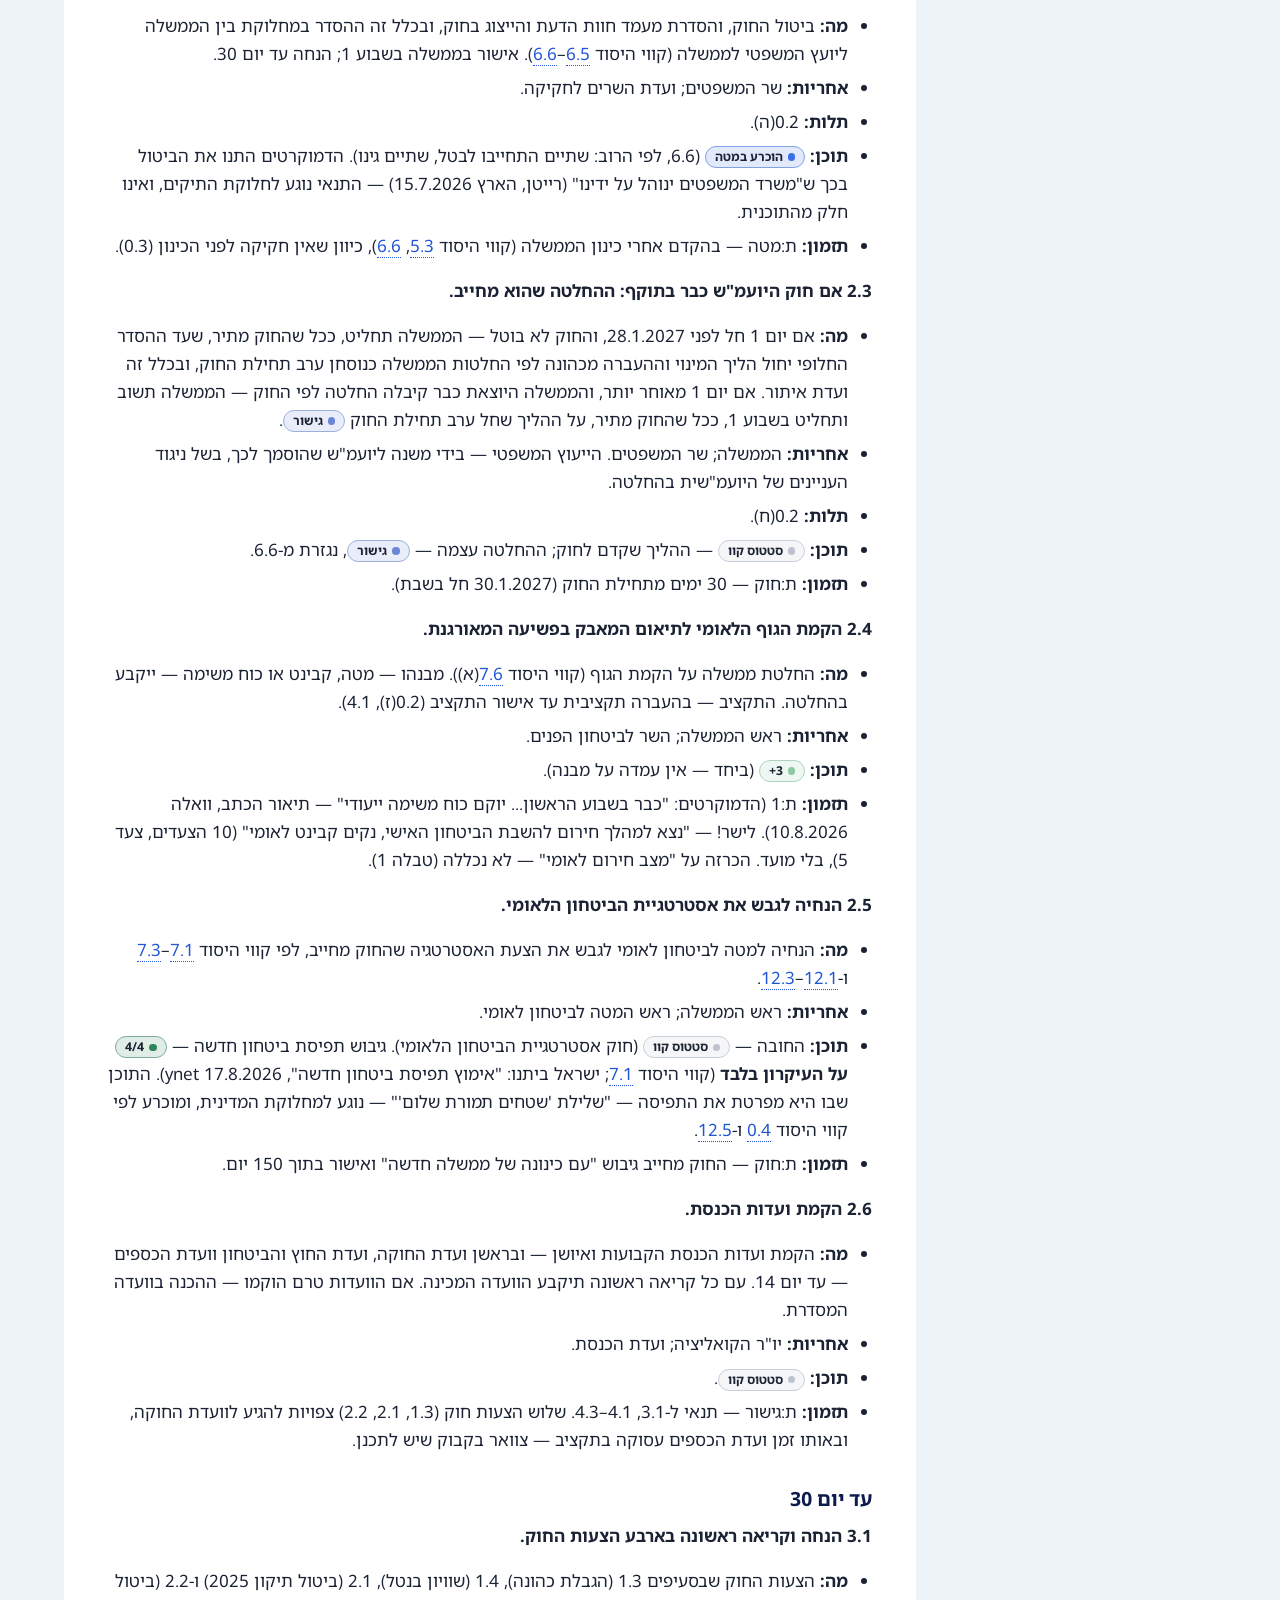
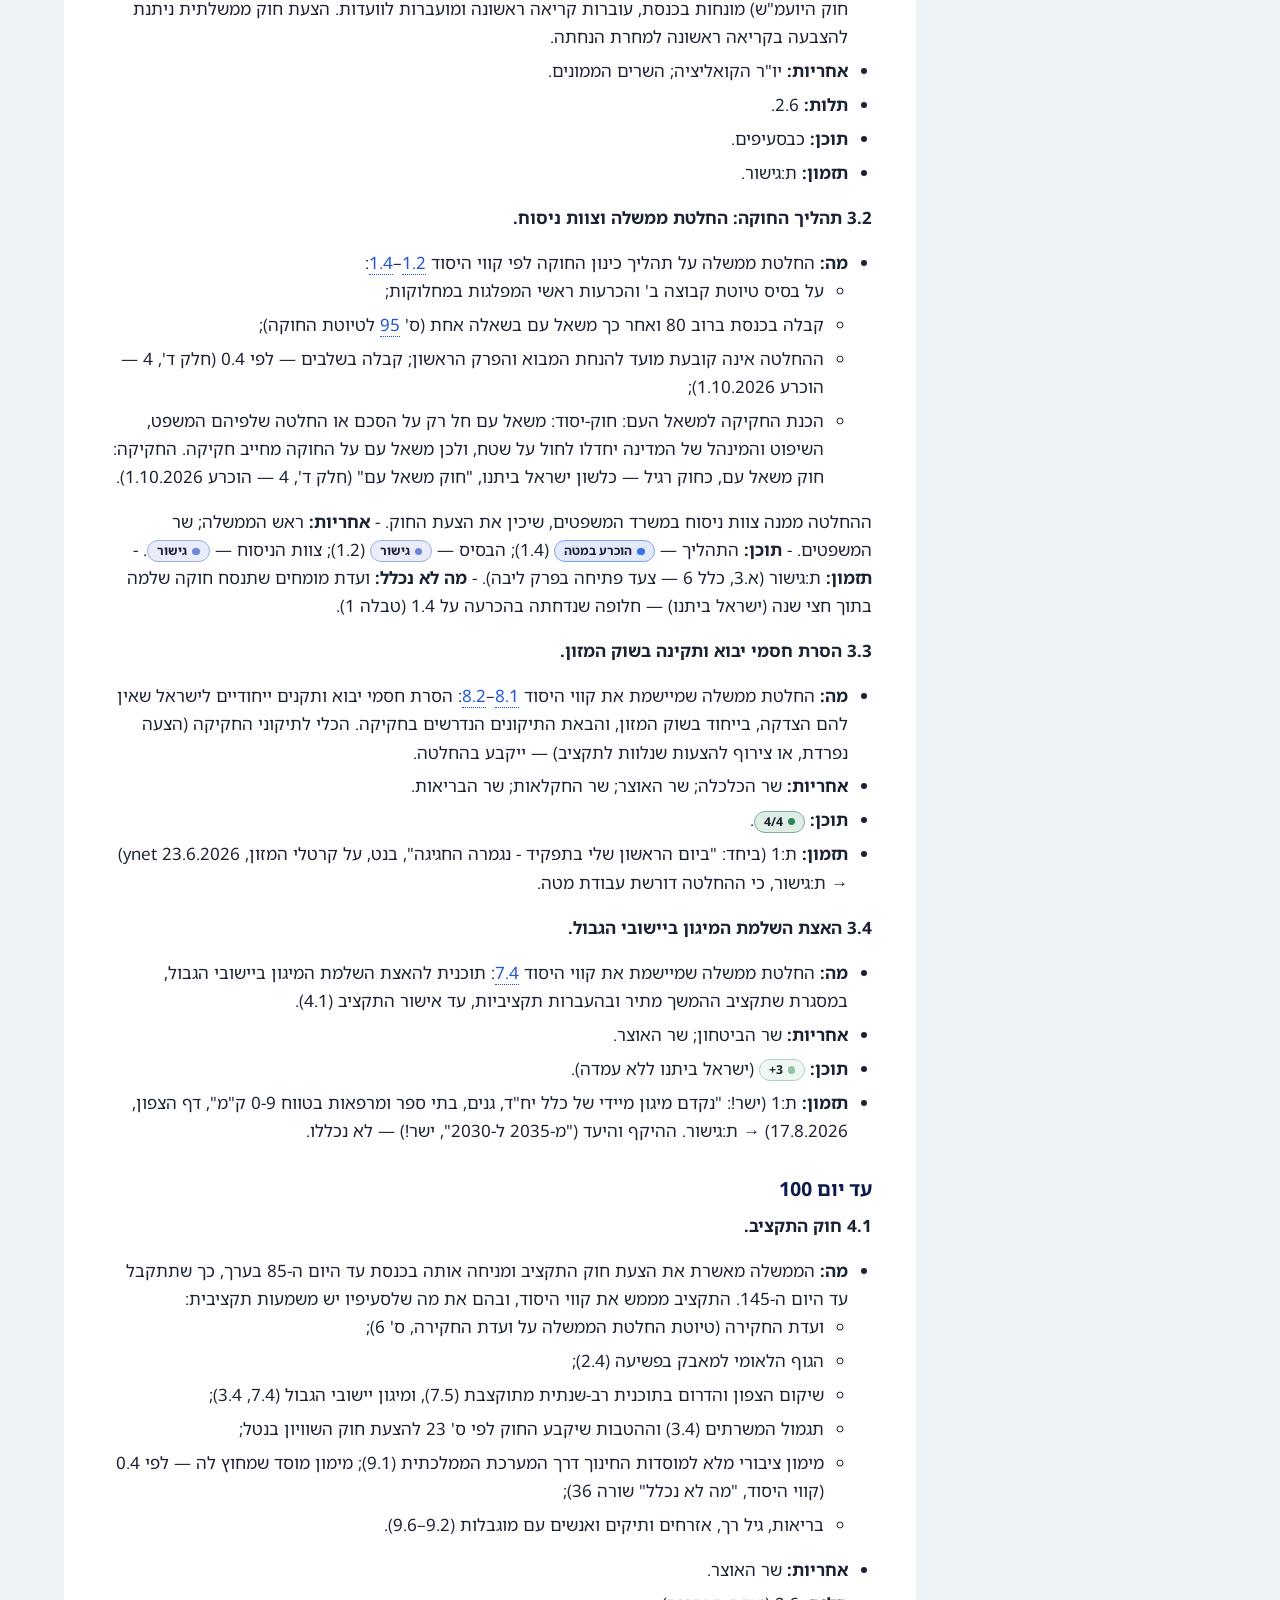
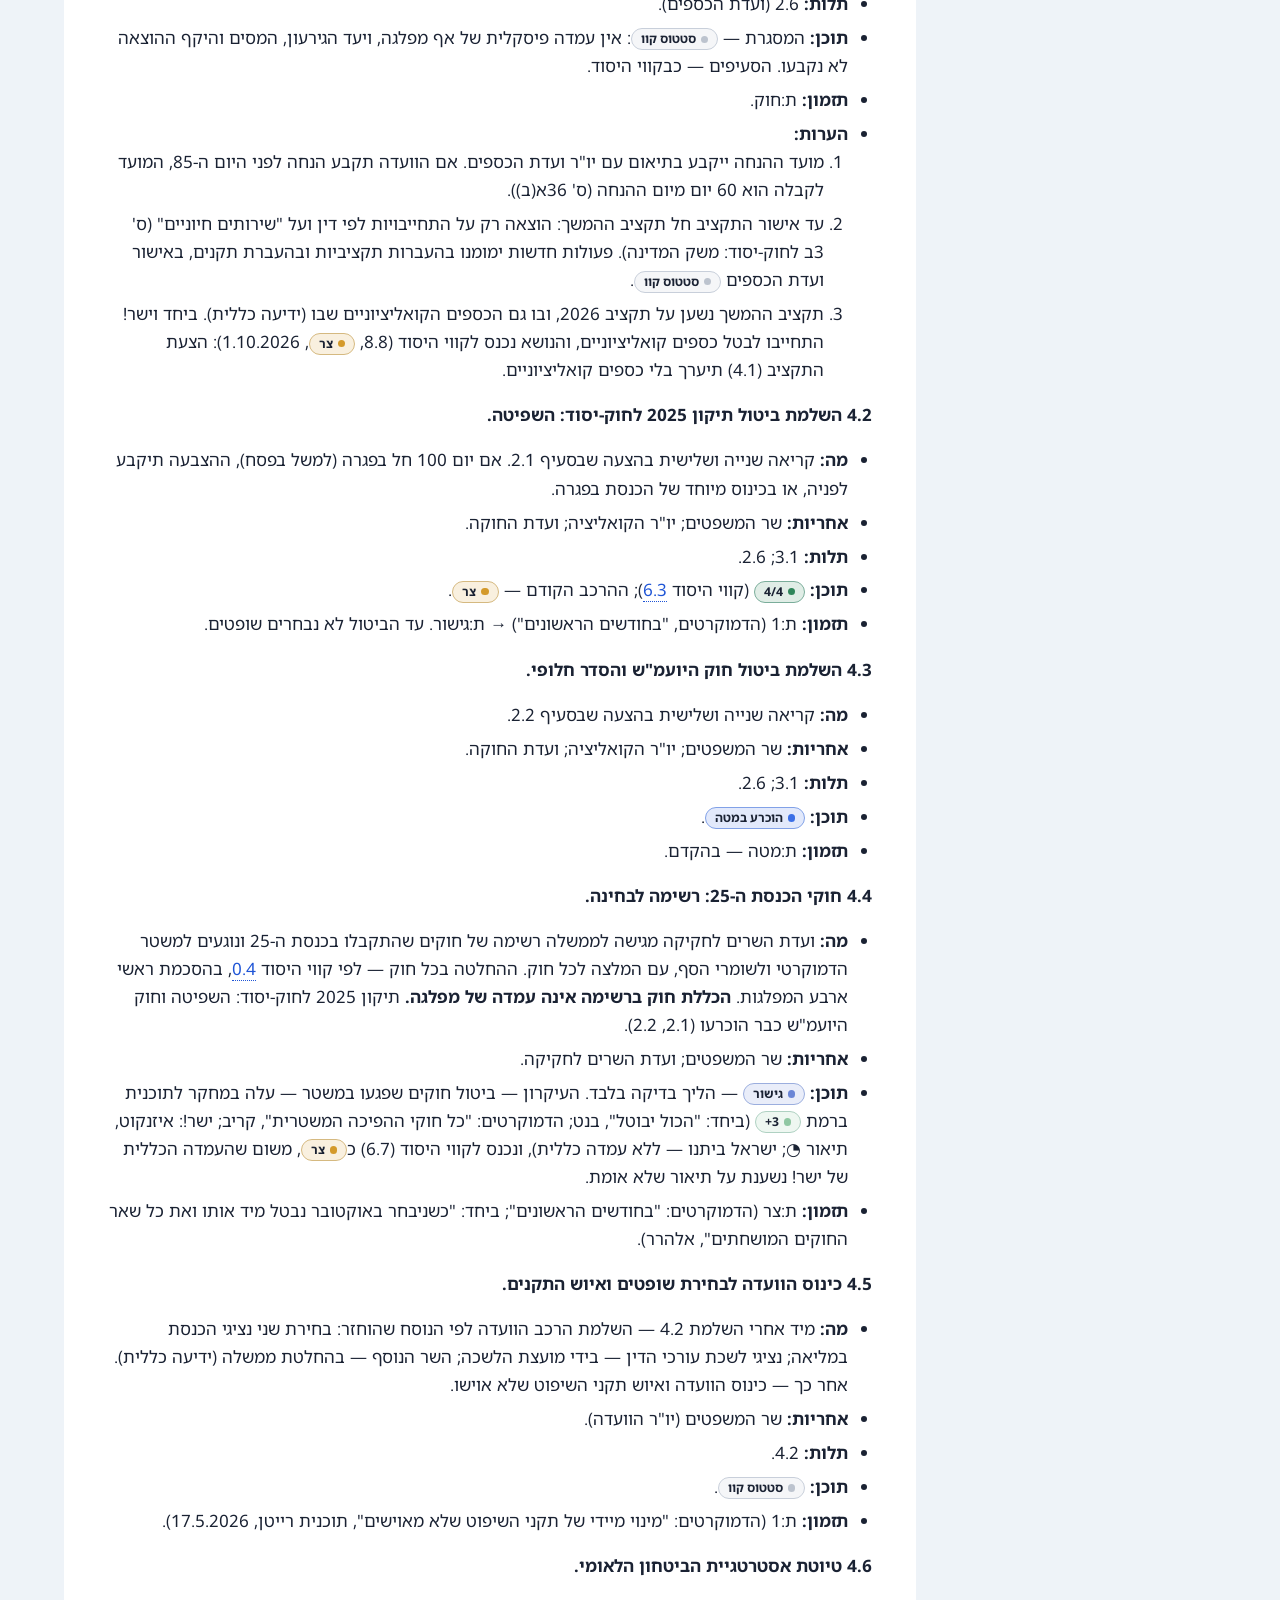
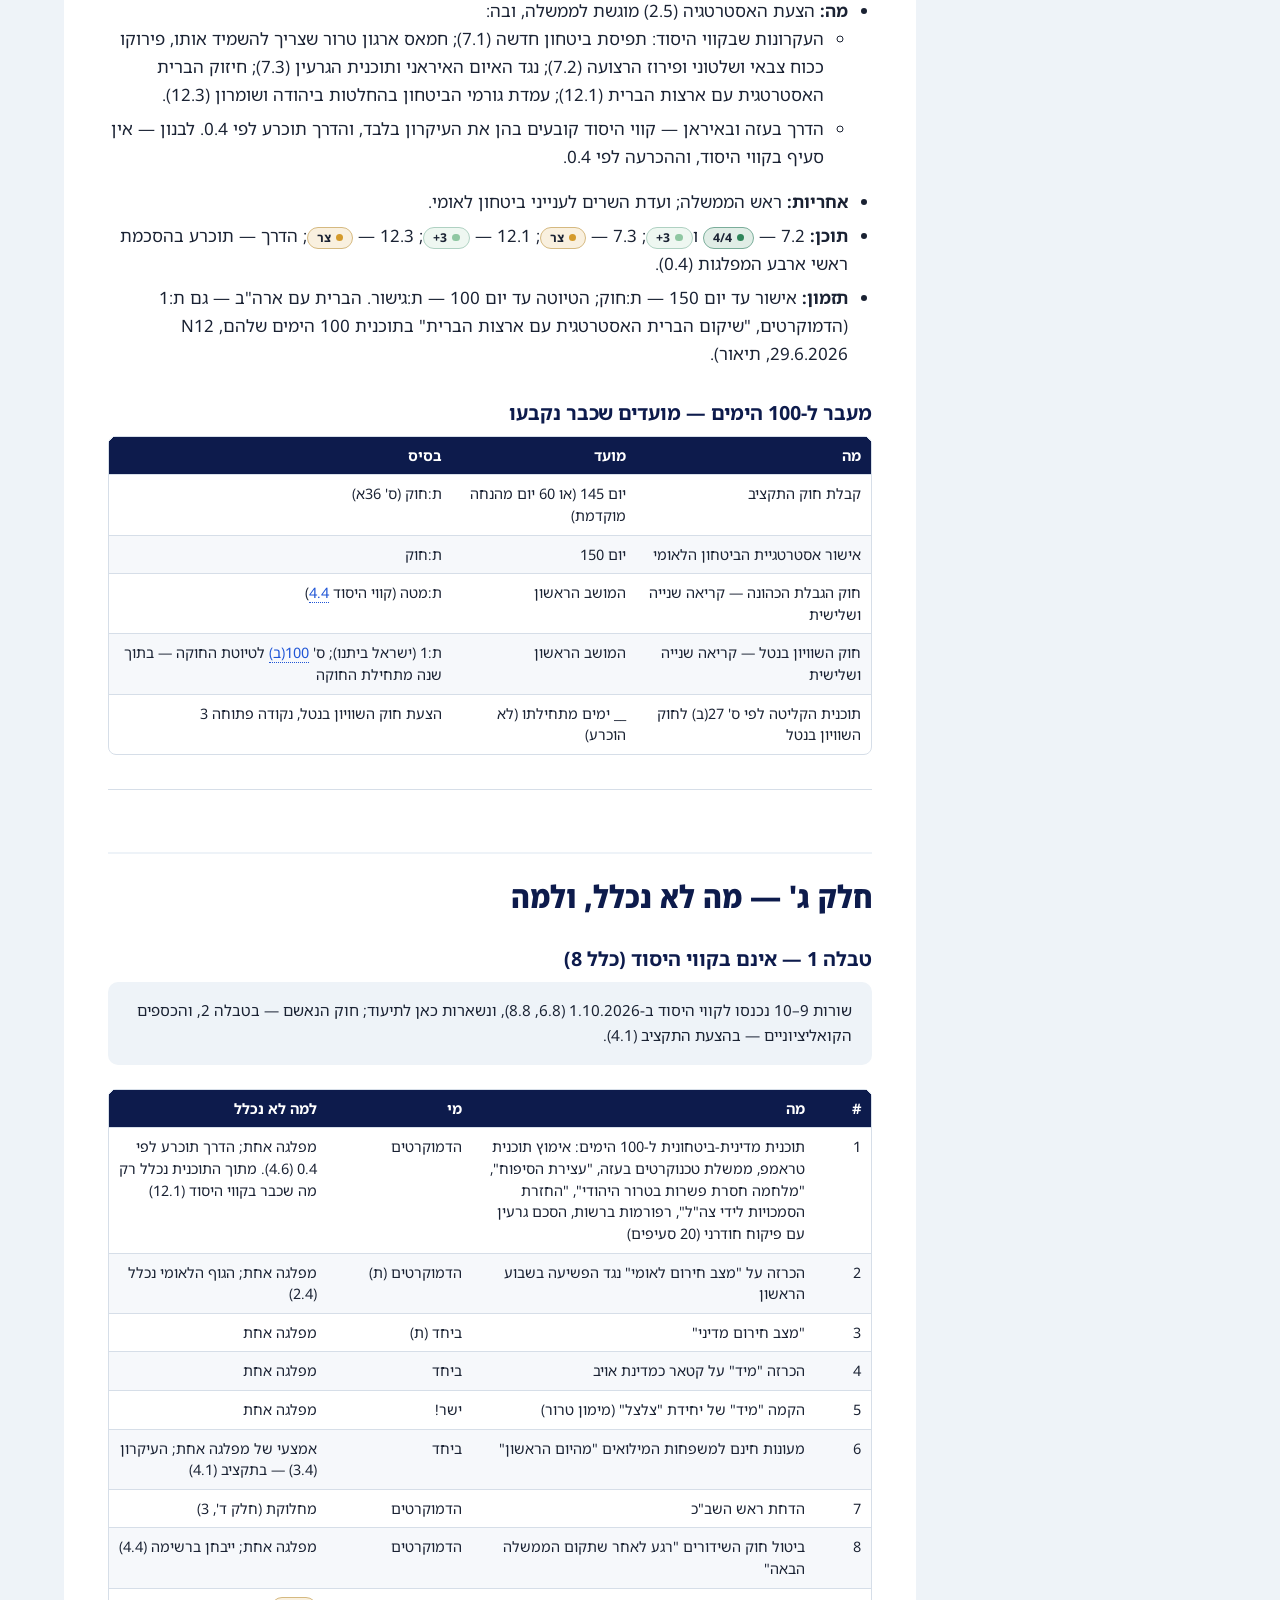
<file: 100-days.html>
<!doctype html>
<html lang="he" dir="rtl">
<head>
<meta charset="utf-8">
<meta name="viewport" content="width=device-width, initial-scale=1, viewport-fit=cover">
<title>תוכנית 100 הימים של ממשלת התיקון — טיוטה עצמאית</title>
<meta name="description" content="משלב 0 (מהבחירות ועד כינון הממשלה) ועד יום 100 — לכל פעולה מועד, אחראי ומקור — ומה לא נכלל ולמה. טיוטה עצמאית, לא מטעם המפלגות.">
<link rel="stylesheet" href="assets/style.css">
</head>
<body>
<a class="skip" href="#content">דלג לתוכן</a>
<header class="topbar"><div class="topbar-inner"><a class="brand" href="index.html"><b>קווי היסוד לממשלה הבאה</b><span>טיוטה עצמאית · לא מטעם המפלגות</span></a><nav class="nav" aria-label="ניווט ראשי"><a href="index.html">בית</a><a href="guidelines.html">קווי היסוד</a><a href="constitution.html">חוקה</a><a href="inquiry.html">ועדת חקירה</a><a href="equal-burden.html">שוויון בנטל</a><a href="term-limits.html">הגבלת כהונה</a><a href="100-days.html" aria-current="page">100 הימים</a><a href="disputes.html">מחלוקות</a><a href="letter.html">על המסמכים</a></nav></div><div class="stripe" aria-hidden="true"><span></span><span></span><span></span><span></span></div></header>
<div class="notice" role="note"><div class="wrap"><b>טיוטה עצמאית — אין לה קשר למפלגות.</b> האתר אינו מטעם ביחד, ישראל ביתנו, הדמוקרטים או ישר!, והטקסטים בו לא אושרו על ידן. הם נוסחו מתוך עמדותיהן הפומביות, ברוח מסמך העקרונות של ראשי המפלגות (26.9.2026). <a href="letter.html">איך נוסחו</a></div></div>
<main id="content" tabindex="-1"><section class="page-head"><div class="wrap"><nav class="crumbs" aria-label="מיקום באתר"><a href="index.html">בית</a><span aria-hidden="true">›</span><a href="guidelines.html">קווי היסוד</a><span aria-hidden="true">›</span><span>פרק 5</span></nav><span class="kicker">תוכנית · 29 פעולות · עודכן 2.10.2026</span><h1>תוכנית 100 הימים של ממשלת התיקון</h1><p class="lede">משלב 0 (מהבחירות ועד כינון הממשלה) ועד יום 100 — לכל פעולה מועד, אחראי ומקור — ומה לא נכלל ולמה.</p><div class="actions no-print"><a class="btn btn-ink" href="pdf/תוכנית-100-הימים.pdf" download>הורדה כקובץ</a><a class="btn btn-outline" href="disputes.html#תוכנית-100-הימים">המחלוקות בנושא</a></div></div></section><div class="wrap page-main"><section class="glance" aria-labelledby="glance-h"><h2 id="glance-h">במבט אחד</h2><div class="tiles"><div class="tile"><span class="tile-label">יום 1</span><span class="tile-value">ועדת החקירה — ההחלטה הראשונה של הממשלה (קווי היסוד <a class="xref" href="guidelines.html#g-5.2">5.2</a>)</span><span class="tag lvl-all4" title="ארבע המפלגות"><span class="dot" aria-hidden="true"></span>4/4<span class="sr"> — ארבע המפלגות</span></span></div><div class="tile"><span class="tile-label">לפני כינון הממשלה</span><span class="tile-value">אין חקיקה; חוק היועץ המשפטי לממשלה יבוטל בהקדם אחרי הכינון (<a class="xref" href="guidelines.html#g-5.3">5.3</a>)</span><span class="tag lvl-decided" title="הכרעה של כותבי הטיוטה, טעונה אישור ראשי המפלגות"><span class="dot" aria-hidden="true"></span>הוכרע במטה<span class="sr"> — הכרעה של כותבי הטיוטה, טעונה אישור ראשי המפלגות</span></span></div><div class="tile"><span class="tile-label">סדר החקיקה</span><span class="tile-value">חוק השוויון בנטל ראשון; ביטולי החקיקה במקביל (<a class="xref" href="guidelines.html#g-5.4">5.4</a>)</span><span class="tag lvl-decided" title="הכרעה של כותבי הטיוטה, טעונה אישור ראשי המפלגות"><span class="dot" aria-hidden="true"></span>הוכרע במטה<span class="sr"> — הכרעה של כותבי הטיוטה, טעונה אישור ראשי המפלגות</span></span></div><div class="tile"><span class="tile-label">עד יום 100</span><span class="tile-value">ביטול התיקון לחוק-יסוד: השפיטה, הנחת תקציב 2027, ורשימת חוקי הכנסת ה-25 לבחינה</span></div></div></section><div class="doc-layout"><nav class="rail" aria-label="תוכן המסמך"><h2>תוכן המסמך</h2><ol><li><a href="#התוכנית-במבט-אחד">התוכנית במבט אחד</a></li><li><a href="#חלק-א-המסגרת">חלק א' — המסגרת</a></li><li><a href="#חלק-ב-התוכנית">חלק ב' — התוכנית</a></li><li><a href="#חלק-ג-מה-לא-נכלל-ולמה">חלק ג' — מה לא נכלל, ולמה</a></li><li><a href="#חלק-ד-הכרעות-הוכרעו-במטה-1102026">חלק ד' — הכרעות (הוכרעו במטה, 1.10.2026)</a></li><li><a href="#נספח-מקורות">נספח מקורות</a></li></ol></nav><article class="doc"><details class="toc no-print"><summary>תוכן העניינים</summary><ol><li><a href="#התוכנית-במבט-אחד">התוכנית במבט אחד</a></li><li><a href="#חלק-א-המסגרת">חלק א' — המסגרת</a></li><li><a href="#חלק-ב-התוכנית">חלק ב' — התוכנית</a></li><li><a href="#חלק-ג-מה-לא-נכלל-ולמה">חלק ג' — מה לא נכלל, ולמה</a></li><li><a href="#חלק-ד-הכרעות-הוכרעו-במטה-1102026">חלק ד' — הכרעות (הוכרעו במטה, 1.10.2026)</a></li><li><a href="#נספח-מקורות">נספח מקורות</a></li></ol></details><p>התוכנית קובעת מה הממשלה תעשה, ובאיזה סדר, מיום כינונה ועד היום ה-100 — ומה ייעשה עוד קודם, בין הבחירות לכינון. <strong>התוכנית אינה מוסיפה מדיניות על קווי היסוד.</strong> כל פעולה בה מממשת סעיף שכבר הוכרע (בקווי היסוד, בחוקה או בשלושת הנוסחים המשפטיים), או חובה שבדין, או צעד ארגוני שבלעדיו הפעולות האחרות לא יתבצעו.</p>
<p><strong>מקרא — תוכן</strong> (כבקווי היסוד): <strong><span class="tag lvl-all4" title="ארבע המפלגות"><span class="dot" aria-hidden="true"></span>4/4<span class="sr"> — ארבע המפלגות</span></span></strong>; <strong><span class="tag lvl-three" title="שלוש מפלגות, והרביעית ללא עמדה ואינה מתנגדת"><span class="dot" aria-hidden="true"></span>3+<span class="sr"> — שלוש מפלגות, והרביעית ללא עמדה ואינה מתנגדת</span></span></strong>; <strong><span class="tag lvl-narrow" title="מכנה משותף צר"><span class="dot" aria-hidden="true"></span>צר<span class="sr"> — מכנה משותף צר</span></span></strong> — שתי מפלגות לפחות, ואין מתנגדת; <strong><span class="tag lvl-decided" title="הכרעה של כותבי הטיוטה, טעונה אישור ראשי המפלגות"><span class="dot" aria-hidden="true"></span>הוכרע במטה<span class="sr"> — הכרעה של כותבי הטיוטה, טעונה אישור ראשי המפלגות</span></span></strong>; <strong><span class="tag lvl-sq" title="הדין הקיים או הליך בלבד"><span class="dot" aria-hidden="true"></span>סטטוס קוו<span class="sr"> — הדין הקיים או הליך בלבד</span></span></strong> — הדין הקיים; <strong><span class="tag lvl-bridge" title="נוסח של המטה שנדרש כדי שהסעיף יעבוד"><span class="dot" aria-hidden="true"></span>גישור<span class="sr"> — נוסח של המטה שנדרש כדי שהסעיף יעבוד</span></span></strong> — נוסח או צעד של המטה שנדרש כדי שהתוכנית תעבוד; <strong><span class="pill open">הכרעה נדרשת</span></strong>.</p>
<p><strong>מקרא — תזמון:</strong></p>
<ul>
<li><strong>ת:4/4</strong> — מועד שכל ארבע המפלגות התחייבו לו.</li>
<li><strong>ת:חוק</strong> — מועד שקובע הדין.</li>
<li><strong>ת:מטה</strong> — מועד שהוכרע במטה.</li>
<li><strong>ת:צר</strong> — מועד שנקבו שתי מפלגות.</li>
<li><strong>ת:1</strong> — מועד שנקבה מפלגה אחת (התוכן עצמו מחייב). המפלגה מצוינת בסוגריים.</li>
<li><strong>ת:גישור</strong> — מועד שקבע המטה, בגלל תלות, מועד שבדין או עבודת מטה. כשהמטה מאחר מועד שנקבה מפלגה, הסימון הוא "ת:1 → ת:גישור".</li>
</ul>
<p><strong>הנחות:</strong></p>
<ol>
<li>ארבע המפלגות מחזיקות ברוב בכנסת ה-26 ומקימות את הממשלה ("מתחייבים לפעול במשותף מיד לאחר הבחירות להקמת ממשלת התיקון", מסמך 26.9).</li>
<li><strong>יום 1</strong> הוא יום הבעת האמון בכנסת (ס' 13(ד) לחוק-יסוד: הממשלה), והוא כולל את הישיבה הראשונה של הממשלה גם אם תתקיים למחרת. המועדים שבדין (למשל 145 ימים לתקציב) נספרים כקבוע בדין, ואת התאריך המחייב קובעת הלשכה המשפטית של הכנסת.</li>
<li>הרכב הממשלה וחלוקת התיקים יוכרעו אחרי הבחירות (קווי היסוד, "מה לא נכלל" שורה 1). לכן "אחריות" מציינת תפקיד, לא אדם או מפלגה.</li>
<li><strong>"המושב הראשון של הכנסת ה-26"</strong> — עד פתיחת המושב השני, אחרי סוכות 2027; בפועל עד תום כנס הקיץ, בערך סוף יולי 2027 (ידיעה כללית; לאישור הלשכה המשפטית של הכנסת).</li>
</ol>
<hr />
<h2 id="התוכנית-במבט-אחד">התוכנית במבט אחד</h2>
<div class="table-wrap tall"><table>
<thead>
<tr>
<th>#</th>
<th>פעולה</th>
<th>סוג</th>
<th>מועד</th>
<th>תוכן</th>
<th>תזמון</th>
</tr>
</thead>
<tbody>
<tr>
<td>0.1</td>
<td>הסכם קואליציוני, וקווי היסוד כנספח</td>
<td>הסכם</td>
<td>מהבחירות</td>
<td><span class="tag lvl-all4" title="ארבע המפלגות"><span class="dot" aria-hidden="true"></span>4/4<span class="sr"> — ארבע המפלגות</span></span></td>
<td>ת:4/4</td>
</tr>
<tr>
<td>0.2</td>
<td>השלמת "חבילת יום 1"</td>
<td>עבודת מטה</td>
<td>מהבחירות</td>
<td><span class="tag lvl-bridge" title="נוסח של המטה שנדרש כדי שהסעיף יעבוד"><span class="dot" aria-hidden="true"></span>גישור<span class="sr"> — נוסח של המטה שנדרש כדי שהסעיף יעבוד</span></span></td>
<td>ת:גישור</td>
</tr>
<tr>
<td>0.3</td>
<td>חוק היועמ"ש: אין חקיקה לפני כינון הממשלה</td>
<td>—</td>
<td>—</td>
<td><span class="tag lvl-decided" title="הכרעה של כותבי הטיוטה, טעונה אישור ראשי המפלגות"><span class="dot" aria-hidden="true"></span>הוכרע במטה (1.10.2026)<span class="sr"> — הכרעה של כותבי הטיוטה, טעונה אישור ראשי המפלגות</span></span></td>
<td>—</td>
</tr>
<tr>
<td>0.4</td>
<td>התנגדות לדין רציפות על פ/6380/25</td>
<td>הליך בכנסת</td>
<td>בתוך שבועיים מכל הודעה</td>
<td><span class="tag lvl-all4" title="ארבע המפלגות"><span class="dot" aria-hidden="true"></span>4/4<span class="sr"> — ארבע המפלגות</span></span>; האמצעי <span class="tag lvl-bridge" title="נוסח של המטה שנדרש כדי שהסעיף יעבוד"><span class="dot" aria-hidden="true"></span>גישור<span class="sr"> — נוסח של המטה שנדרש כדי שהסעיף יעבוד</span></span></td>
<td>ת:חוק</td>
</tr>
<tr>
<td>0.5</td>
<td>ארגון הכנסת: יו"ר הכנסת והוועדה המסדרת</td>
<td>הליך בכנסת</td>
<td>עם כינוס הכנסת</td>
<td><span class="tag lvl-bridge" title="נוסח של המטה שנדרש כדי שהסעיף יעבוד"><span class="dot" aria-hidden="true"></span>גישור<span class="sr"> — נוסח של המטה שנדרש כדי שהסעיף יעבוד</span></span></td>
<td>ת:גישור</td>
</tr>
<tr>
<td>1.1</td>
<td>הצגת קווי היסוד והרכב הממשלה; ממשלה מצומצמת</td>
<td>כינון</td>
<td>יום 1</td>
<td><span class="tag lvl-sq" title="הדין הקיים או הליך בלבד"><span class="dot" aria-hidden="true"></span>סטטוס קוו<span class="sr"> — הדין הקיים או הליך בלבד</span></span>; <span class="tag lvl-all4" title="ארבע המפלגות"><span class="dot" aria-hidden="true"></span>4/4<span class="sr"> — ארבע המפלגות</span></span>; <span class="tag lvl-narrow" title="מכנה משותף צר"><span class="dot" aria-hidden="true"></span>צר<span class="sr"> — מכנה משותף צר</span></span></td>
<td>ת:חוק; הצמצום — ת:1 (ביחד)</td>
</tr>
<tr>
<td>1.2</td>
<td><strong>ההחלטה הראשונה: ועדת חקירה ממלכתית</strong></td>
<td>החלטת ממשלה</td>
<td>יום 1</td>
<td><span class="tag lvl-all4" title="ארבע המפלגות"><span class="dot" aria-hidden="true"></span>4/4<span class="sr"> — ארבע המפלגות</span></span></td>
<td>ת:4/4</td>
</tr>
<tr>
<td>1.3</td>
<td>אישור עקרוני של הצעת חוק-יסוד להגבלת כהונה</td>
<td>החלטת ממשלה</td>
<td>יום 1</td>
<td><span class="tag lvl-all4" title="ארבע המפלגות"><span class="dot" aria-hidden="true"></span>4/4<span class="sr"> — ארבע המפלגות</span></span>; <span class="tag lvl-decided" title="הכרעה של כותבי הטיוטה, טעונה אישור ראשי המפלגות"><span class="dot" aria-hidden="true"></span>הוכרע במטה<span class="sr"> — הכרעה של כותבי הטיוטה, טעונה אישור ראשי המפלגות</span></span></td>
<td>ת:מטה</td>
</tr>
<tr>
<td>1.4</td>
<td>אישור עקרוני של הצעת חוק השוויון בנטל</td>
<td>החלטת ממשלה</td>
<td>יום 1</td>
<td><span class="tag lvl-all4" title="ארבע המפלגות"><span class="dot" aria-hidden="true"></span>4/4<span class="sr"> — ארבע המפלגות</span></span> (הליבה)</td>
<td>ת:1 (ישראל ביתנו)</td>
</tr>
<tr>
<td>1.5</td>
<td>ארגון הממשלה: ועדות שרים, תקנון, ממלא מקום</td>
<td>החלטת ממשלה</td>
<td>יום 1, אחרי 1.2</td>
<td><span class="tag lvl-sq" title="הדין הקיים או הליך בלבד"><span class="dot" aria-hidden="true"></span>סטטוס קוו<span class="sr"> — הדין הקיים או הליך בלבד</span></span></td>
<td>ת:גישור</td>
</tr>
<tr>
<td>1.6</td>
<td>יישום מלא של פסיקת בג"ץ על אכיפה ושלילת מימון, עד לחקיקה</td>
<td>החלטת ממשלה</td>
<td>יום 1</td>
<td><span class="tag lvl-all4" title="ארבע המפלגות"><span class="dot" aria-hidden="true"></span>4/4<span class="sr"> — ארבע המפלגות</span></span>; <span class="tag lvl-sq" title="הדין הקיים או הליך בלבד"><span class="dot" aria-hidden="true"></span>סטטוס קוו<span class="sr"> — הדין הקיים או הליך בלבד</span></span></td>
<td>ת:1 (ביחד)</td>
</tr>
<tr>
<td>1.7</td>
<td>איחוד משרדים והעברת סמכויות (ס' 31)</td>
<td>החלטת ממשלה, באישור הכנסת</td>
<td>יום 1; אישור הכנסת בשבוע 1</td>
<td><span class="tag lvl-sq" title="הדין הקיים או הליך בלבד"><span class="dot" aria-hidden="true"></span>סטטוס קוו<span class="sr"> — הדין הקיים או הליך בלבד</span></span></td>
<td>ת:גישור</td>
</tr>
<tr>
<td>1.8</td>
<td>מזכיר הממשלה ומנכ"לי המשרדים</td>
<td>מינויים</td>
<td>יום 1 – שבוע 1</td>
<td><span class="tag lvl-sq" title="הדין הקיים או הליך בלבד"><span class="dot" aria-hidden="true"></span>סטטוס קוו<span class="sr"> — הדין הקיים או הליך בלבד</span></span></td>
<td>ת:גישור</td>
</tr>
<tr>
<td>2.1</td>
<td>הצעת חוק לביטול תיקון 2025 לחוק-יסוד: השפיטה</td>
<td>הצעת חוק</td>
<td>הנחה עד יום 30</td>
<td><span class="tag lvl-all4" title="ארבע המפלגות"><span class="dot" aria-hidden="true"></span>4/4<span class="sr"> — ארבע המפלגות</span></span></td>
<td>ת:1 (הדמוקרטים) → ת:גישור</td>
</tr>
<tr>
<td>2.2</td>
<td>הצעת חוק לביטול חוק היועמ"ש והסדר חלופי</td>
<td>הצעת חוק</td>
<td>הנחה עד יום 30</td>
<td><span class="tag lvl-decided" title="הכרעה של כותבי הטיוטה, טעונה אישור ראשי המפלגות"><span class="dot" aria-hidden="true"></span>הוכרע במטה<span class="sr"> — הכרעה של כותבי הטיוטה, טעונה אישור ראשי המפלגות</span></span></td>
<td>ת:מטה</td>
</tr>
<tr>
<td>2.3</td>
<td>החלטה לפי חוק היועמ"ש — אם החוק בתוקף</td>
<td>החלטת ממשלה</td>
<td>עד 28.1.2027</td>
<td><span class="tag lvl-sq" title="הדין הקיים או הליך בלבד"><span class="dot" aria-hidden="true"></span>סטטוס קוו<span class="sr"> — הדין הקיים או הליך בלבד</span></span>; <span class="tag lvl-bridge" title="נוסח של המטה שנדרש כדי שהסעיף יעבוד"><span class="dot" aria-hidden="true"></span>גישור<span class="sr"> — נוסח של המטה שנדרש כדי שהסעיף יעבוד</span></span></td>
<td>ת:חוק</td>
</tr>
<tr>
<td>2.4</td>
<td>הקמת הגוף הלאומי למאבק בפשיעה המאורגנת</td>
<td>החלטת ממשלה</td>
<td>שבוע 1</td>
<td><span class="tag lvl-three" title="שלוש מפלגות, והרביעית ללא עמדה ואינה מתנגדת"><span class="dot" aria-hidden="true"></span>3+<span class="sr"> — שלוש מפלגות, והרביעית ללא עמדה ואינה מתנגדת</span></span></td>
<td>ת:1 (הדמוקרטים, ת)</td>
</tr>
<tr>
<td>2.5</td>
<td>הנחיה למל"ל לגבש אסטרטגיית ביטחון לאומי</td>
<td>הנחיה לפי חוק</td>
<td>שבוע 1</td>
<td><span class="tag lvl-sq" title="הדין הקיים או הליך בלבד"><span class="dot" aria-hidden="true"></span>סטטוס קוו<span class="sr"> — הדין הקיים או הליך בלבד</span></span>; <span class="tag lvl-all4" title="ארבע המפלגות"><span class="dot" aria-hidden="true"></span>4/4<span class="sr"> — ארבע המפלגות</span></span> על העיקרון</td>
<td>ת:חוק</td>
</tr>
<tr>
<td>2.6</td>
<td>הקמת ועדות הכנסת</td>
<td>הליך בכנסת</td>
<td>עד יום 14</td>
<td><span class="tag lvl-sq" title="הדין הקיים או הליך בלבד"><span class="dot" aria-hidden="true"></span>סטטוס קוו<span class="sr"> — הדין הקיים או הליך בלבד</span></span></td>
<td>ת:גישור</td>
</tr>
<tr>
<td>3.1</td>
<td>הנחה וקריאה ראשונה: 1.3, 1.4, 2.1, 2.2</td>
<td>חקיקה</td>
<td>עד יום 30</td>
<td>כבסעיפים</td>
<td>ת:גישור</td>
</tr>
<tr>
<td>3.2</td>
<td>תהליך החוקה: החלטת ממשלה וצוות ניסוח</td>
<td>החלטת ממשלה</td>
<td>עד יום 30</td>
<td><span class="tag lvl-decided" title="הכרעה של כותבי הטיוטה, טעונה אישור ראשי המפלגות"><span class="dot" aria-hidden="true"></span>הוכרע במטה<span class="sr"> — הכרעה של כותבי הטיוטה, טעונה אישור ראשי המפלגות</span></span>; <span class="tag lvl-bridge" title="נוסח של המטה שנדרש כדי שהסעיף יעבוד"><span class="dot" aria-hidden="true"></span>גישור<span class="sr"> — נוסח של המטה שנדרש כדי שהסעיף יעבוד</span></span></td>
<td>ת:גישור</td>
</tr>
<tr>
<td>3.3</td>
<td>הסרת חסמי יבוא ותקינה בשוק המזון</td>
<td>החלטת ממשלה</td>
<td>עד יום 30</td>
<td><span class="tag lvl-all4" title="ארבע המפלגות"><span class="dot" aria-hidden="true"></span>4/4<span class="sr"> — ארבע המפלגות</span></span></td>
<td>ת:1 (ביחד) → ת:גישור</td>
</tr>
<tr>
<td>3.4</td>
<td>האצת השלמת המיגון ביישובי הגבול</td>
<td>החלטת ממשלה</td>
<td>עד יום 30</td>
<td><span class="tag lvl-three" title="שלוש מפלגות, והרביעית ללא עמדה ואינה מתנגדת"><span class="dot" aria-hidden="true"></span>3+<span class="sr"> — שלוש מפלגות, והרביעית ללא עמדה ואינה מתנגדת</span></span></td>
<td>ת:1 (ישר!) → ת:גישור</td>
</tr>
<tr>
<td>4.1</td>
<td>חוק התקציב: אישור בממשלה והנחה בכנסת</td>
<td>חוק התקציב</td>
<td>עד יום ~85</td>
<td><span class="tag lvl-sq" title="הדין הקיים או הליך בלבד"><span class="dot" aria-hidden="true"></span>סטטוס קוו<span class="sr"> — הדין הקיים או הליך בלבד</span></span>; כבקווי היסוד</td>
<td>ת:חוק</td>
</tr>
<tr>
<td>4.2</td>
<td>השלמת ביטול תיקון 2025 לחוק-יסוד: השפיטה</td>
<td>חקיקה</td>
<td>עד יום 100</td>
<td><span class="tag lvl-all4" title="ארבע המפלגות"><span class="dot" aria-hidden="true"></span>4/4<span class="sr"> — ארבע המפלגות</span></span></td>
<td>ת:1 (הדמוקרטים) → ת:גישור</td>
</tr>
<tr>
<td>4.3</td>
<td>השלמת ביטול חוק היועמ"ש</td>
<td>חקיקה</td>
<td>בהקדם</td>
<td><span class="tag lvl-decided" title="הכרעה של כותבי הטיוטה, טעונה אישור ראשי המפלגות"><span class="dot" aria-hidden="true"></span>הוכרע במטה<span class="sr"> — הכרעה של כותבי הטיוטה, טעונה אישור ראשי המפלגות</span></span></td>
<td>ת:מטה</td>
</tr>
<tr>
<td>4.4</td>
<td>רשימת חוקי הכנסת ה-25 לבחינה</td>
<td>עבודת ועדת שרים</td>
<td>עד יום 100</td>
<td><span class="tag lvl-narrow" title="מכנה משותף צר"><span class="dot" aria-hidden="true"></span>צר<span class="sr"> — מכנה משותף צר</span></span> (העיקרון); <span class="tag lvl-bridge" title="נוסח של המטה שנדרש כדי שהסעיף יעבוד"><span class="dot" aria-hidden="true"></span>גישור<span class="sr"> — נוסח של המטה שנדרש כדי שהסעיף יעבוד</span></span> (ההליך)</td>
<td>ת:צר</td>
</tr>
<tr>
<td>4.5</td>
<td>כינוס הוועדה לבחירת שופטים ואיוש תקנים</td>
<td>הליך לפי דין</td>
<td>מיד אחרי 4.2</td>
<td><span class="tag lvl-sq" title="הדין הקיים או הליך בלבד"><span class="dot" aria-hidden="true"></span>סטטוס קוו<span class="sr"> — הדין הקיים או הליך בלבד</span></span></td>
<td>ת:1 (הדמוקרטים)</td>
</tr>
<tr>
<td>4.6</td>
<td>טיוטת אסטרטגיית הביטחון הלאומי</td>
<td>עבודת מטה</td>
<td>עד יום 100</td>
<td>כבקווי היסוד; הדרך — לפי 0.4</td>
<td>ת:חוק (150); הטיוטה — ת:גישור</td>
</tr>
<tr>
<td>5</td>
<td>מעבר ל-100 הימים: תקציב (יום 145), אסטרטגיה (יום 150), שני החוקים (המושב הראשון)</td>
<td>—</td>
<td>—</td>
<td>—</td>
<td>—</td>
</tr>
</tbody>
</table></div>
<hr />
<h2 id="חלק-א-המסגרת">חלק א' — המסגרת</h2>
<h3 id="א1-מתי-מתחיל-היום-הראשון">א.1 מתי מתחיל היום הראשון</h3>
<ul>
<li><strong>המועד המוקדם הסביר:</strong> בערך 24.12.2026 (לפי קצב 2022: 58 ימים מהבחירות לכינון).</li>
<li><strong>לפי קצב 2021:</strong> בערך 17.1.2027 (82 ימים).</li>
<li><strong>המאוחר שבדין:</strong> בערך 8.3.2027 (ס' 7–13 לחוק-יסוד: הממשלה); אחרת — בחירות.</li>
</ul>
<p>לכן ייתכן ששלושה מועדים קשיחים — 1.1.2027, 15.1.2027 ו-28.1.2027 — יחולו לפני יום 1 או אחריו. הסעיפים שתלויים בהם מנוסחים בתנאי.</p>
<h3 id="א2-מועדים-קשיחים">א.2 מועדים קשיחים</h3>
<div class="table-wrap"><table>
<thead>
<tr>
<th>מועד</th>
<th>מה קורה</th>
<th>ההשלכה על התוכנית</th>
<th>מקור</th>
</tr>
</thead>
<tbody>
<tr>
<td>עד 10.11.2026</td>
<td>הכנסת ה-26 מתכנסת (14 יום מיום הבחירות)</td>
<td><strong>תיקון 4 לחוק-יסוד: השפיטה נכנס לתוקף.</strong> עד שתוקם ועדה בהרכב החדש, הוועדה הקיימת ממשיכה, "ובלבד שהוועדה לא תבחר שופטים" → 2.1, 4.2, 4.5. ארגון הכנסת החדשה → 0.5</td>
<td>ס' 12 לחוק-יסוד: הכנסת ✓; ס' 3 לתיקון 4 ✓</td>
</tr>
<tr>
<td>1.1.2027</td>
<td>תקציב המשך; חוק היועמ"ש נכנס לתוקף</td>
<td>בתקציב המשך מותר להוציא רק על התחייבויות לפי דין ועל "שירותים חיוניים" → 4.1. חוק היועמ"ש → 0.3, 2.2, 2.3</td>
<td>ס' 3ב לחוק-יסוד: משק המדינה ✓; ynet 15.7.2026 ✓✓</td>
</tr>
<tr>
<td>15.1.2027</td>
<td>הודעת עדכון לבג"ץ בעתירות על ועדת החקירה (בג"ץ 4889/24, 5221/24, 6040/24)</td>
<td>→ 1.2</td>
<td>החלטת בג"ץ 23.9.2026 ◔; מספרי התיקים ✓</td>
</tr>
<tr>
<td>30.1.2027 (שבת; בפועל עד 28.1)</td>
<td>חובת הממשלה "לקבל החלטה מחודשת" על הליך המינוי וההעברה מכהונה של היועמ"ש</td>
<td>→ 2.3</td>
<td>ynet 15.7.2026 ✓✓</td>
</tr>
<tr>
<td>יום ~85</td>
<td>מועד אחרון להנחת חוק התקציב (60 יום לפני היום הקובע)</td>
<td>אם ועדת הכספים תקבע הנחה מוקדמת יותר, המועד לקבלה הוא 60 יום מההנחה → 4.1</td>
<td>ס' 36א(ב) לחוק-יסוד: הכנסת ✓; ס' 3(ב)(1) לחוק-יסוד: משק המדינה ✓</td>
</tr>
<tr>
<td>יום 145</td>
<td>מועד אחרון לקבלת חוק התקציב (ימי חג וערביהם אינם נמנים)</td>
<td>אחרת — הכנסת רואה עצמה כמי שהחליטה להתפזר</td>
<td>ס' 36א ✓</td>
</tr>
<tr>
<td>יום 150</td>
<td>הממשלה מאשרת את אסטרטגיית הביטחון הלאומי</td>
<td>→ 2.5, 4.6</td>
<td>חוק אסטרטגיית הביטחון הלאומי (10.6.2025) ✓✓ בדיווח</td>
</tr>
</tbody>
</table></div>
<p><strong>לא מועד קשיח, אבל התחייבות:</strong> השלמת חוק הגבלת הכהונה (קווי היסוד <a class="xref" href="guidelines.html#g-4.4">4.4</a>) וחוק השוויון בנטל (מכתב ליברמן, 24.1.2026) — במושב הראשון.</p>
<h3 id="א3-כלל-התזמון">א.3 כלל התזמון</h3>
<ol>
<li><strong>מועד שכל ארבע המפלגות התחייבו לו</strong> — מחייב (ת:4/4).</li>
<li><strong>מועד שקובע הדין</strong> — מחייב (ת:חוק).</li>
<li><strong>מועד שהוכרע במטה</strong> — כפי שהוכרע (ת:מטה).</li>
<li><strong>תוכן מחייב, ומפלגה אחת או שתיים נקבו מועד מוקדם לאותה פעולה, במקור מאומת (✓), ואף מפלגה אינה מתנגדת להקדמה</strong> — הפעולה נקבעת למועד שנקבו (ת:צר או ת:1). התוכן כבר הוכרע; המועד הוא ברירת מחדל, ודחייתו אינה פוגעת בתוכן. מקור ◔ אינו מספיק לקביעת מועד.</li>
<li><strong>המטה רשאי לאחר מועד לפי כלל 4</strong> כשהפעולה דורשת עבודת מטה או תלויה בפעולה אחרת. הסימון: "ת:1 → ת:גישור".</li>
<li><strong>פרקי הליבה (קווי היסוד, פרקים 1–5)</strong> — כל אחד מהם מקבל צעד פתיחה בתוך 100 הימים, כי המנדט (מסמך 26.9) מונה אותם כמשימות של הממשלה הבאה (ת:גישור, אם אין מועד אחר).</li>
<li><strong>תוכן מחייב בלי מועד ובלי תלות</strong> — לא נקבע ב-100 הימים, ונעשה לפי קווי היסוד (חלק ג', טבלה 2).</li>
<li><strong>תוכן שאינו בקווי היסוד</strong> — לא נכלל, גם אם מפלגה נקבה לו מועד (חלק ג', טבלה 1). כך גם תוכן <span class="tag lvl-narrow" title="מכנה משותף צר"><span class="dot" aria-hidden="true"></span>צר<span class="sr"> — מכנה משותף צר</span></span> או <span class="tag lvl-three" title="שלוש מפלגות, והרביעית ללא עמדה ואינה מתנגדת"><span class="dot" aria-hidden="true"></span>3+<span class="sr"> — שלוש מפלגות, והרביעית ללא עמדה ואינה מתנגדת</span></span> שעלה לראשונה במחקר לתוכנית: התוכנית אינה קובעת אותו, והוא הופנה להכרעה בקווי היסוד; בתוכנית הוא נכלל לכל היותר כהליך בדיקה. שלושה נושאים כאלה נכנסו לקווי היסוד כ<span class="tag lvl-narrow" title="מכנה משותף צר"><span class="dot" aria-hidden="true"></span>צר<span class="sr"> — מכנה משותף צר</span></span> — חוקי הכנסת ה-25 (קווי היסוד <a class="xref" href="guidelines.html#g-6.7">6.7</a>), חוק הנאשם (6.8) והכספים הקואליציוניים (8.8) — והדבר מצוין בסעיפים 4.1 ו-4.4 ובחלק ג'.</li>
</ol>
<hr />
<h2 id="חלק-ב-התוכנית">חלק ב' — התוכנית</h2>
<h3 id="שלב-0-מהבחירות-ועד-כינון-הממשלה">שלב 0 — מהבחירות ועד כינון הממשלה</h3>
<p><strong>0.1 הסכם קואליציוני, וקווי היסוד כנספח לו.</strong></p>
<ul>
<li><strong>מה:</strong> הסכם בין ארבע המפלגות, שקווי היסוד נספח לו, ובו סדרי העבודה שסעיף 0.4 לקווי היסוד מפנה אליהם.</li>
<li><strong>אחריות:</strong> ראשי ארבע המפלגות.</li>
<li><strong>תלות:</strong> תוצאות הבחירות.</li>
<li><strong>תוכן:</strong> <span class="tag lvl-all4" title="ארבע המפלגות"><span class="dot" aria-hidden="true"></span>4/4<span class="sr"> — ארבע המפלגות</span></span> — מסמך 26.9: "ראשי המפלגות מתחייבים לפעול במשותף מיד לאחר הבחירות להקמת ממשלת התיקון".</li>
<li><strong>תזמון:</strong> ת:4/4 ("מיד לאחר הבחירות").</li>
</ul>
<p><strong>0.2 השלמת "חבילת יום 1".</strong></p>
<ul>
<li><strong>מה:</strong> נוסח מוכן של מה שיובא לממשלה ביום 1 ובשבוע 1, ובכלל זה:<ul>
<li>(א) טיוטת החלטת הממשלה על הקמת ועדת החקירה — להשלים את המשרד המרכז (ס' 6); מספרי תיקי בג"ץ (ס' 8): 4889/24, 5221/24, 6040/24.</li>
<li>(ב) הצעת חוק היסוד להגבלת כהונה, אחרי הכרעת ראשי המפלגות בנקודות הפתוחות שבה.</li>
<li>(ג) הצעת חוק השוויון בנטל, אחרי השלמת הנקודות הפתוחות והאישורים החסרים שבה, <strong>ואחרי בדיקה משפטית של היחס בינה לבין חוק-יסוד: לימוד התורה</strong> (התקבל 13.7.2026; לא נמצאה עמדת המפלגות עליו).</li>
<li>(ד) הצעת חוק לביטול תיקון 2025 לחוק-יסוד: השפיטה (2.1) — טרם נוסחה.</li>
<li>(ה) הצעת חוק לביטול חוק היועמ"ש והסדר חלופי לפי קווי היסוד <a class="xref" href="guidelines.html#g-6.5">6.5</a> (2.2) — טרם נוסחה.</li>
<li>(ו) טיוטות ההחלטות שבסעיפים 1.5–1.8, 2.3–2.5.</li>
<li>(ז) בקשות להעברות תקציביות ולהעברת תקנים לשבוע 1, לפעולות שאין להן בסיס בתקציב ההמשך (4.1).</li>
<li>(ח) בדיקת נוסח חוק היועמ"ש כפי שפורסם ברשומות (לסעיפים 2.2, 2.3).</li>
</ul>
</li>
</ul>
<p>לכל הצעת חוק יצורפו אומדן עלות ומקור מימון.
- <strong>אחריות:</strong> צוותי המטה של ארבע המפלגות; מיום הטלת התפקיד — בסיוע מחלקת ייעוץ וחקיקה במשרד המשפטים ואגף התקציבים, לפי היתר שיתבקש מהיועצת המשפטית לממשלה וממזכיר הממשלה <span class="tag lvl-bridge" title="נוסח של המטה שנדרש כדי שהסעיף יעבוד"><span class="dot" aria-hidden="true"></span>גישור<span class="sr"> — נוסח של המטה שנדרש כדי שהסעיף יעבוד</span></span>.
- <strong>תוכן:</strong> <span class="tag lvl-bridge" title="נוסח של המטה שנדרש כדי שהסעיף יעבוד"><span class="dot" aria-hidden="true"></span>גישור<span class="sr"> — נוסח של המטה שנדרש כדי שהסעיף יעבוד</span></span> — נגזר מהמנדט ומהסעיפים שהחבילה מממשת.
- <strong>תזמון:</strong> ת:גישור.</p>
<p><strong>0.3 חוק היועמ"ש — בלי חקיקה לפני כינון הממשלה.</strong> <span class="tag lvl-decided" title="הכרעה של כותבי הטיוטה, טעונה אישור ראשי המפלגות"><span class="dot" aria-hidden="true"></span>הוכרע במטה (1.10.2026)<span class="sr"> — הכרעה של כותבי הטיוטה, טעונה אישור ראשי המפלגות</span></span></p>
<ul>
<li><strong>מה:</strong> הכנסת החדשה לא תחוקק בעניין חוק היועמ"ש לפני כינון הממשלה. הצעת הביטול וההסדר החלופי (2.2) וההחלטה לפי 2.3 יוכנו במסגרת "חבילת יום 1" (0.2(ה), (ח)), ויובאו לממשלה בשבוע 1.</li>
<li><strong>הנימוק:</strong> חקיקה בכנסת הנכנסת לפני כינון הממשלה אפשרית טכנית (תקדים: תיקון חוק-יסוד: הממשלה שעבר ב-27.12.2022, יומיים לפני השבעת הממשלה, ◔), אבל מעשית אינה ישימה: לפני הכינון ההצעה יכולה להיות רק פרטית, והיא דורשת תיאום מלא בין ארבע הסיעות לפני שיש הסכם קואליציוני.</li>
<li><strong>המשמעות:</strong> ממשלה חדשה תכונן כנראה אחרי 1.1.2027 (א.1), ולכן החוק ייכנס לתוקף. בהתאם לכך קובעים קווי היסוד <a class="xref" href="guidelines.html#g-6.6">6.6</a> שהביטול ייעשה בהקדם אחרי הכינון (2.2, 4.3). אם הממשלה לא תכונן עד 28.1.2027, ייתכן שהממשלה היוצאת תקבל את ההחלטה שהחוק מחייב על הליך המינוי וההעברה מכהונה של היועמ"ש (2.3).</li>
<li><strong>תוכן:</strong> המטרה — <span class="tag lvl-decided" title="הכרעה של כותבי הטיוטה, טעונה אישור ראשי המפלגות"><span class="dot" aria-hidden="true"></span>הוכרע במטה<span class="sr"> — הכרעה של כותבי הטיוטה, טעונה אישור ראשי המפלגות</span></span> (6.6); הדרך — <span class="tag lvl-decided" title="הכרעה של כותבי הטיוטה, טעונה אישור ראשי המפלגות"><span class="dot" aria-hidden="true"></span>הוכרע במטה (1.10.2026)<span class="sr"> — הכרעה של כותבי הטיוטה, טעונה אישור ראשי המפלגות</span></span>.</li>
</ul>
<p><strong>0.4 התנגדות לדין רציפות על הצעת קלנר (פ/6380/25).</strong></p>
<ul>
<li><strong>מה:</strong> אם תימסר במליאה הודעה על החלת דין רציפות על ההצעה, סיעה אחת לפחות מארבע הסיעות תגיש התנגדות בתוך שבועיים, וכל ארבע הסיעות יצביעו נגד. אם הכנסת תחליט שלא להחיל רציפות, אי אפשר לבקש שוב.</li>
<li><strong>אחריות:</strong> ראשי סיעות ארבע המפלגות.</li>
<li><strong>תלות:</strong> 0.5. אין מועד אחרון להחלת רציפות — היא אפשרית "לאורך כל חיי הכנסת הנכנסת" — ולכן הסעיף חל לאורך כל התקופה. הממשלה היוצאת הודיעה לבג"ץ על כוונה להחיל רציפות (◔). אם ההודעה תינתן בידי ממשלה, הממשלה החדשה תבחן חזרה ממנה, לפי עמדת הייעוץ המשפטי לכנסת (לא נבדק).</li>
<li><strong>תוכן:</strong> <span class="tag lvl-all4" title="ארבע המפלגות"><span class="dot" aria-hidden="true"></span>4/4<span class="sr"> — ארבע המפלגות</span></span> על הדחייה (קווי היסוד <a class="xref" href="guidelines.html#g-2.4">2.4</a>; ס' 7(ב) לטיוטת החלטת הממשלה על ועדת החקירה); האמצעי — <span class="tag lvl-bridge" title="נוסח של המטה שנדרש כדי שהסעיף יעבוד"><span class="dot" aria-hidden="true"></span>גישור<span class="sr"> — נוסח של המטה שנדרש כדי שהסעיף יעבוד</span></span>.</li>
<li><strong>תזמון:</strong> ת:חוק — שבועיים מההודעה (הנחיית הייעוץ המשפטי לכנסת 28.7.2025, ס' 17).</li>
</ul>
<p><strong>0.5 ארגון הכנסת ה-26.</strong></p>
<ul>
<li><strong>מה:</strong> בישיבה הראשונה של הכנסת או סמוך לה — בחירת יו"ר הכנסת והקמת ועדה מסדרת שהרוב בה ויושב הראש שלה מארבע הסיעות. עד שתבחר הכנסת יו"ר, ממשיך לכהן יו"ר הכנסת היוצאת, אם נבחר שוב לכנסת (ס' 20(א) לחוק-יסוד: הכנסת).</li>
<li><strong>אחריות:</strong> ראשי סיעות ארבע המפלגות.</li>
<li><strong>תוכן:</strong> <span class="tag lvl-bridge" title="נוסח של המטה שנדרש כדי שהסעיף יעבוד"><span class="dot" aria-hidden="true"></span>גישור<span class="sr"> — נוסח של המטה שנדרש כדי שהסעיף יעבוד</span></span> — נדרש ל-0.4 ולסדרי הכנסת עד כינון הממשלה. זהות היו"ר — אחרי הבחירות.</li>
<li><strong>תזמון:</strong> ת:גישור.</li>
</ul>
<h3 id="יום-1-יום-הכינון-וישיבת-הממשלה-הראשונה">יום 1 — יום הכינון וישיבת הממשלה הראשונה</h3>
<p><strong>1.1 קווי היסוד והרכב הממשלה.</strong></p>
<ul>
<li><strong>מה:</strong> הממשלה מציגה לכנסת את קווי היסוד, את הרכבה ואת חלוקת התפקידים, ומבקשת הבעת אמון (ס' 13(ד)). הרכב הממשלה משקף את קווי היסוד <a class="xref" href="guidelines.html#g-6.1">6.1</a>: פחות משרדי ממשלה, ופחות שרים וסגני שרים.</li>
<li><strong>אחריות:</strong> ראש הממשלה המיועד.</li>
<li><strong>תוכן:</strong> ההצגה — <span class="tag lvl-sq" title="הדין הקיים או הליך בלבד"><span class="dot" aria-hidden="true"></span>סטטוס קוו<span class="sr"> — הדין הקיים או הליך בלבד</span></span>; צמצום המשרדים — <span class="tag lvl-all4" title="ארבע המפלגות"><span class="dot" aria-hidden="true"></span>4/4<span class="sr"> — ארבע המפלגות</span></span>; צמצום השרים וסגני השרים — <span class="tag lvl-narrow" title="מכנה משותף צר"><span class="dot" aria-hidden="true"></span>צר<span class="sr"> — מכנה משותף צר</span></span>.</li>
<li><strong>תזמון:</strong> ההצגה — ת:חוק; הצמצום — ת:1 (ביחד: "משרדי ממשלה מיותרים" — בין מה ש"יבוטלו מיידית", אתר ביחד, 22.9.2026).</li>
</ul>
<p><strong>1.2 ההחלטה הראשונה: הקמת ועדת חקירה ממלכתית.</strong></p>
<ul>
<li><strong>מה:</strong> החלטת הממשלה, בנוסח טיוטת ההחלטה על ועדת החקירה, ובה: הודעה לנשיא בית המשפט העליון (ס' 3); שמירת חומרים (ס' 5); התנגדות לרציפות על פ/6380/25 (ס' 7(ב)); הודעת עדכון לבג"ץ (ס' 8). ההודעה לבג"ץ תוגש עד 15.1.2027 אם יום 1 קודם לו, ואם לא — בתוך 7 ימים מההחלטה <span class="tag lvl-bridge" title="נוסח של המטה שנדרש כדי שהסעיף יעבוד"><span class="dot" aria-hidden="true"></span>גישור<span class="sr"> — נוסח של המטה שנדרש כדי שהסעיף יעבוד</span></span>.</li>
<li><strong>אחריות:</strong> ראש הממשלה; מזכירות הממשלה; המשרד המרכז (ייקבע); ההודעה לבג"ץ — באמצעות מחלקת הבג"צים בפרקליטות.</li>
<li><strong>תלות:</strong> 0.2(א).</li>
<li><strong>תוכן:</strong> <span class="tag lvl-all4" title="ארבע המפלגות"><span class="dot" aria-hidden="true"></span>4/4<span class="sr"> — ארבע המפלגות</span></span> (קווי היסוד <a class="xref" href="guidelines.html#g-2.1">2.1</a>, <a class="xref" href="guidelines.html#g-5.2">5.2</a>).</li>
<li><strong>תזמון:</strong> ת:4/4 — "מיד עם הקמת הממשלה" (הודעה משותפת 8.9.2026), וההחלטה הראשונה: ישראל ביתנו ("החלטת הממשלה הראשונה", מצע); ביחד ("דקות אחרי השבעת הממשלה", בנט); הדמוקרטים ("כבר בישיבת הממשלה הראשונה", רייטן); ישר! (טיוטה "לאישור בישיבתה הראשונה").</li>
</ul>
<p><strong>1.3 הגבלת כהונה: אישור עקרוני של הצעת חוק-יסוד: הממשלה (תיקון).</strong></p>
<ul>
<li><strong>מה:</strong> החלטת ממשלה שמאשרת את ההצעה (הצעת חוק היסוד להגבלת כהונה), ובקשה לפטור מפרסום תזכיר. ההנחה בכנסת — בהקדם, ולא יאוחר מיום 30 (3.1). ההצעה מתקבלת ברוב חברי הכנסת (ס' 44 לחוק-יסוד: הממשלה).</li>
<li><strong>אחריות:</strong> מליאת הממשלה (ועדת השרים לחקיקה תוקם באותו יום, 1.5); שר המשפטים. האישור כפוף לנוסח הסופי של מחלקת ייעוץ וחקיקה.</li>
<li><strong>תלות:</strong> 0.2(ב).</li>
<li><strong>תוכן:</strong> עצם ההגבלה — <span class="tag lvl-all4" title="ארבע המפלגות"><span class="dot" aria-hidden="true"></span>4/4<span class="sr"> — ארבע המפלגות</span></span>; המשך והשריון — <span class="tag lvl-decided" title="הכרעה של כותבי הטיוטה, טעונה אישור ראשי המפלגות"><span class="dot" aria-hidden="true"></span>הוכרע במטה<span class="sr"> — הכרעה של כותבי הטיוטה, טעונה אישור ראשי המפלגות</span></span> (קווי היסוד <a class="xref" href="guidelines.html#g-4.1">4.1</a>–<a class="xref" href="guidelines.html#g-4.3">4.3</a>).</li>
<li><strong>תזמון:</strong> ת:מטה — אישור בישיבה הראשונה, והשלמה במושב הראשון (קווי היסוד <a class="xref" href="guidelines.html#g-4.4">4.4</a>).</li>
<li><strong>חלופה (טכנית; לא נבחרה):</strong> הצעת חוק של ועדת החוקה, שאינה טעונה תזכיר.</li>
</ul>
<p><strong>1.4 שוויון בנטל: אישור עקרוני של הצעת חוק שירות ממלכתי.</strong></p>
<ul>
<li><strong>מה:</strong> החלטת ממשלה שמאשרת את ההצעה (הצעת חוק השוויון בנטל), ובקשה לפטור מפרסום תזכיר. ההנחה בכנסת — בהקדם, ולא יאוחר מיום 30 (3.1). ההצעה היא ההצעה הראשונה שהממשלה מניחה ("החוק הראשון", לפי ישראל ביתנו). ביטולי החקיקה (2.1, 2.2) מתקדמים במקביל, וייתכן שיושלמו לפניו (חלק ד', 2 — הוכרע 1.10.2026).</li>
<li><strong>אחריות:</strong> מליאת הממשלה; שר הביטחון. האישור כפוף לנוסח הסופי של מחלקת ייעוץ וחקיקה.</li>
<li><strong>תלות:</strong> 0.2(ג) — אישור ראשי המפלגות לנקודות הפתוחות, והבדיקה מול חוק-יסוד: לימוד התורה. אם לא הושלמו — אישור בשבוע 1.</li>
<li><strong>תוכן:</strong> הליבה — <span class="tag lvl-all4" title="ארבע המפלגות"><span class="dot" aria-hidden="true"></span>4/4<span class="sr"> — ארבע המפלגות</span></span> (קווי היסוד <a class="xref" href="guidelines.html#g-3.1">3.1</a>–<a class="xref" href="guidelines.html#g-3.4">3.4</a>); השאר — כסימונים שבהצעת חוק השוויון בנטל.</li>
<li><strong>תזמון:</strong> ת:1 (ישראל ביתנו: "החוק הראשון שהממשלה הבאה תחוקק", ynet 17.8.2026; "נעביר את חוק הגיוס במושב הראשון של הכנסת ה־26", מכתב ליברמן 24.1.2026). שלוש מפלגות הציבו את החוק כתנאי: ישראל ביתנו (החוק "חייב להיות עמוד תווך בממשלה הבאה ולא נושא למשא ומתן קואליציוני"), ביחד ("חוק הדגל של הממשלה הבאה"; "תנאי כניסה") וישר! (חובת השירות — אחד משלושת התנאים לכל שותף). הדמוקרטים וישר! מדגישות יישום הדרגתי ("זה תהליך", גולן; "לא יהיה אפשר לעשות את זה באחת", איזנקוט), וזה מתקיים בהוראות המעבר: צה"ל קובע את קצב קריאת השנתונים (ס' 27 להצעה).</li>
</ul>
<p><strong>1.5 ארגון הממשלה.</strong></p>
<ul>
<li><strong>מה:</strong> אחרי ההחלטה שבסעיף 1.2 —<ul>
<li>הרכב ועדת השרים לענייני ביטחון לאומי לפי ס' 6 לחוק הממשלה, התשס"א-2001 (ראש הממשלה, ממלא מקומו אם מונה, ושרי הביטחון, המשפטים, החוץ, ביטחון הפנים והאוצר; לא יותר ממחצית חברי הממשלה);</li>
<li>ועדת השרים לחקיקה;</li>
<li>תקנון עבודת הממשלה;</li>
<li>ממלא מקום ראש הממשלה, אם הוחלט (ס' 5(ד) לחוק-יסוד: הממשלה).</li>
</ul>
</li>
<li><strong>אחריות:</strong> ראש הממשלה; מזכירות הממשלה.</li>
<li><strong>תוכן:</strong> <span class="tag lvl-sq" title="הדין הקיים או הליך בלבד"><span class="dot" aria-hidden="true"></span>סטטוס קוו<span class="sr"> — הדין הקיים או הליך בלבד</span></span>.</li>
<li><strong>תזמון:</strong> ת:גישור — נדרש להליכי החקיקה ולניהול הביטחוני.</li>
</ul>
<p><strong>1.6 יישום מלא של הדין הקיים בענייני גיוס, עד לחקיקה.</strong></p>
<ul>
<li><strong>מה:</strong> הנחיה למשרדי הממשלה ליישם במלואה את פסיקת בג"ץ — אכיפת חובת השירות, ואיסור העברת התמיכות וההטבות שנשללו בעבור חייבי גיוס שלא התייצבו (בג"ץ 6198/23; בג"ץ 5819/24 והחלטות 2025–2026) — ולדווח לבית המשפט.</li>
<li><strong>אחריות:</strong> שר הביטחון; שר האוצר; השר לביטחון הפנים; שר החינוך והשרים הנוגעים; הדיווח לבית המשפט — באמצעות הפרקליטות.</li>
<li><strong>תוכן:</strong> תוצאות לאי-שירות — <span class="tag lvl-all4" title="ארבע המפלגות"><span class="dot" aria-hidden="true"></span>4/4<span class="sr"> — ארבע המפלגות</span></span> (קווי היסוד <a class="xref" href="guidelines.html#g-3.3">3.3</a>); הנוסח — <span class="tag lvl-sq" title="הדין הקיים או הליך בלבד"><span class="dot" aria-hidden="true"></span>סטטוס קוו<span class="sr"> — הדין הקיים או הליך בלבד</span></span> (יישום פסיקה קיימת, לא מדיניות חדשה).</li>
<li><strong>תזמון:</strong> ת:1 (ביחד: "כל הכספים שמעודדים השתמטות – יבוטלו מיידית", אתר ביחד, 22.9.2026).</li>
</ul>
<p><strong>1.7 איחוד משרדים והעברת סמכויות.</strong></p>
<ul>
<li><strong>מה:</strong> החלטת ממשלה לפי ס' 31 לחוק-יסוד: הממשלה על איחוד או ביטול של משרדים (1.1), על העברת תחומי פעולה, ועל העברת הסמכויות שבחוק — עם רשימת הסמכויות. ההחלטה מובאת לאישור הכנסת בשבוע 1. בלי החלטה כזו הסמכויות נשארות בידי שר של משרד שבוטל.</li>
<li><strong>אחריות:</strong> ראש הממשלה; מזכיר הממשלה; משרד המשפטים.</li>
<li><strong>תוכן:</strong> <span class="tag lvl-sq" title="הדין הקיים או הליך בלבד"><span class="dot" aria-hidden="true"></span>סטטוס קוו<span class="sr"> — הדין הקיים או הליך בלבד</span></span>.</li>
<li><strong>תזמון:</strong> ת:גישור — תנאי לפעולות של המשרדים המאוחדים, ובהן 2.4 ו-3.3.</li>
</ul>
<p><strong>1.8 מינויים בממשלה ובמשרדים.</strong></p>
<ul>
<li><strong>מה:</strong> מינוי מזכיר הממשלה ביום 1. מנכ"לי המשרדים — הבאה לוועדה לבדיקת מינויים בשבוע 1, ועד אז ממלאי מקום.</li>
<li><strong>אחריות:</strong> ראש הממשלה; השרים.</li>
<li><strong>תוכן:</strong> <span class="tag lvl-sq" title="הדין הקיים או הליך בלבד"><span class="dot" aria-hidden="true"></span>סטטוס קוו<span class="sr"> — הדין הקיים או הליך בלבד</span></span>, בכפוף לעיקרון המינויים המקצועיים (קווי היסוד <a class="xref" href="guidelines.html#g-6.2">6.2</a>, <span class="tag lvl-three" title="שלוש מפלגות, והרביעית ללא עמדה ואינה מתנגדת"><span class="dot" aria-hidden="true"></span>3+<span class="sr"> — שלוש מפלגות, והרביעית ללא עמדה ואינה מתנגדת</span></span>).</li>
<li><strong>תזמון:</strong> ת:גישור.</li>
</ul>
<h3 id="שבוע-1-ימים-17">שבוע 1 (ימים 1–7)</h3>
<p><strong>2.1 הצעת חוק לביטול תיקון 2025 לחוק-יסוד: השפיטה.</strong></p>
<ul>
<li><strong>מה:</strong> תיקון חוק-יסוד: השפיטה שמחזיר במפורש את נוסח סעיף 4 כפי שהיה ערב תיקון 4, מבטל את הסעיפים שהתיקון הוסיף ואת הוראת המעבר שבו, וקובע הוראות מעבר להרכב הוועדה. כך יחול ההרכב שקדם לתיקון, עד להסדר חוקתי (קווי היסוד <a class="xref" href="guidelines.html#g-6.3">6.3</a>; ס' <a class="xref" href="constitution.html#s-99">99(א)</a> לטיוטת החוקה). ביטול החוק המתקן לבדו אינו מחזיר את הנוסח הקודם. נדרש רוב רגיל. אישור בממשלה בשבוע 1; הנחה עד יום 30 (3.1).</li>
<li><strong>אחריות:</strong> שר המשפטים; ועדת השרים לחקיקה.</li>
<li><strong>תלות:</strong> 0.2(ד); 1.5.</li>
<li><strong>תוכן:</strong> הביטול — <span class="tag lvl-all4" title="ארבע המפלגות"><span class="dot" aria-hidden="true"></span>4/4<span class="sr"> — ארבע המפלגות</span></span> (קווי היסוד <a class="xref" href="guidelines.html#g-6.3">6.3</a>). ישראל ביתנו חתומה על ההודעה המשותפת מ-27.3.2025: "בממשלה הבאה נדאג שהחוק לשינוי הוועדה לבחירת שופטים יבוטל" (הוכרע במטה 1.10.2026). (הערכה) ישראל ביתנו עשויה להעדיף שינויים במערכת המשפט רק במסגרת החוקה; הביטול כאן הוא צעד ביניים שמחזיר את המצב הקודם, עד להסדר החוקתי. ההרכב הקודם — <span class="tag lvl-narrow" title="מכנה משותף צר"><span class="dot" aria-hidden="true"></span>צר<span class="sr"> — מכנה משותף צר</span></span>.</li>
<li><strong>חלופה (טכנית; לא נבחרה):</strong> הצעת חוק של ועדת החוקה.</li>
<li><strong>תזמון:</strong> ת:1 (הדמוקרטים: "בחודשים הראשונים של ממשלת השינוי הבאה יבוטלו כל חוקי ההפיכה המשטרית", קריב; "מיד לאחר שננצח", רייטן) → ת:גישור. הדין אינו קובע מועד לביטול, אבל מאז כינוס הכנסת לא נבחרים שופטים (א.2).</li>
</ul>
<p><strong>2.2 הצעת חוק לביטול חוק היועמ"ש, והסדר חלופי.</strong></p>
<ul>
<li><strong>מה:</strong> ביטול החוק, והסדרת מעמד חוות הדעת והייצוג בחוק, ובכלל זה ההסדר במחלוקת בין הממשלה ליועץ המשפטי לממשלה (קווי היסוד <a class="xref" href="guidelines.html#g-6.5">6.5</a>–<a class="xref" href="guidelines.html#g-6.6">6.6</a>). אישור בממשלה בשבוע 1; הנחה עד יום 30.</li>
<li><strong>אחריות:</strong> שר המשפטים; ועדת השרים לחקיקה.</li>
<li><strong>תלות:</strong> 0.2(ה).</li>
<li><strong>תוכן:</strong> <span class="tag lvl-decided" title="הכרעה של כותבי הטיוטה, טעונה אישור ראשי המפלגות"><span class="dot" aria-hidden="true"></span>הוכרע במטה<span class="sr"> — הכרעה של כותבי הטיוטה, טעונה אישור ראשי המפלגות</span></span> (6.6, לפי הרוב: שתיים התחייבו לבטל, שתיים גינו). הדמוקרטים התנו את הביטול בכך ש"משרד המשפטים ינוהל על ידינו" (רייטן, הארץ 15.7.2026) — התנאי נוגע לחלוקת התיקים, ואינו חלק מהתוכנית.</li>
<li><strong>תזמון:</strong> ת:מטה — בהקדם אחרי כינון הממשלה (קווי היסוד <a class="xref" href="guidelines.html#g-5.3">5.3</a>, <a class="xref" href="guidelines.html#g-6.6">6.6</a>), כיוון שאין חקיקה לפני הכינון (0.3).</li>
</ul>
<p><strong>2.3 אם חוק היועמ"ש כבר בתוקף: ההחלטה שהוא מחייב.</strong></p>
<ul>
<li><strong>מה:</strong> אם יום 1 חל לפני 28.1.2027, והחוק לא בוטל — הממשלה תחליט, ככל שהחוק מתיר, שעד ההסדר החלופי יחול הליך המינוי וההעברה מכהונה לפי החלטות הממשלה כנוסחן ערב תחילת החוק, ובכלל זה ועדת איתור. אם יום 1 מאוחר יותר, והממשלה היוצאת כבר קיבלה החלטה לפי החוק — הממשלה תשוב ותחליט בשבוע 1, ככל שהחוק מתיר, על ההליך שחל ערב תחילת החוק <span class="tag lvl-bridge" title="נוסח של המטה שנדרש כדי שהסעיף יעבוד"><span class="dot" aria-hidden="true"></span>גישור<span class="sr"> — נוסח של המטה שנדרש כדי שהסעיף יעבוד</span></span>.</li>
<li><strong>אחריות:</strong> הממשלה; שר המשפטים. הייעוץ המשפטי — בידי משנה ליועמ"ש שהוסמך לכך, בשל ניגוד העניינים של היועמ"שית בהחלטה.</li>
<li><strong>תלות:</strong> 0.2(ח).</li>
<li><strong>תוכן:</strong> <span class="tag lvl-sq" title="הדין הקיים או הליך בלבד"><span class="dot" aria-hidden="true"></span>סטטוס קוו<span class="sr"> — הדין הקיים או הליך בלבד</span></span> — ההליך שקדם לחוק; ההחלטה עצמה — <span class="tag lvl-bridge" title="נוסח של המטה שנדרש כדי שהסעיף יעבוד"><span class="dot" aria-hidden="true"></span>גישור<span class="sr"> — נוסח של המטה שנדרש כדי שהסעיף יעבוד</span></span>, נגזרת מ-6.6.</li>
<li><strong>תזמון:</strong> ת:חוק — 30 ימים מתחילת החוק (30.1.2027 חל בשבת).</li>
</ul>
<p><strong>2.4 הקמת הגוף הלאומי לתיאום המאבק בפשיעה המאורגנת.</strong></p>
<ul>
<li><strong>מה:</strong> החלטת ממשלה על הקמת הגוף (קווי היסוד <a class="xref" href="guidelines.html#g-7.6">7.6</a>(א)). מבנהו — מטה, קבינט או כוח משימה — ייקבע בהחלטה. התקציב — בהעברה תקציבית עד אישור התקציב (0.2(ז), 4.1).</li>
<li><strong>אחריות:</strong> ראש הממשלה; השר לביטחון הפנים.</li>
<li><strong>תוכן:</strong> <span class="tag lvl-three" title="שלוש מפלגות, והרביעית ללא עמדה ואינה מתנגדת"><span class="dot" aria-hidden="true"></span>3+<span class="sr"> — שלוש מפלגות, והרביעית ללא עמדה ואינה מתנגדת</span></span> (ביחד — אין עמדה על מבנה).</li>
<li><strong>תזמון:</strong> ת:1 (הדמוקרטים: "כבר בשבוע הראשון... יוקם כוח משימה ייעודי" — תיאור הכתב, וואלה 10.8.2026). לישר! — "נצא למהלך חירום להשבת הביטחון האישי, נקים קבינט לאומי" (10 הצעדים, צעד 5), בלי מועד. הכרזה על "מצב חירום לאומי" — לא נכללה (טבלה 1).</li>
</ul>
<p><strong>2.5 הנחיה לגבש את אסטרטגיית הביטחון הלאומי.</strong></p>
<ul>
<li><strong>מה:</strong> הנחיה למטה לביטחון לאומי לגבש את הצעת האסטרטגיה שהחוק מחייב, לפי קווי היסוד <a class="xref" href="guidelines.html#g-7.1">7.1</a>–<a class="xref" href="guidelines.html#g-7.3">7.3</a> ו-<a class="xref" href="guidelines.html#g-12.1">12.1</a>–<a class="xref" href="guidelines.html#g-12.3">12.3</a>.</li>
<li><strong>אחריות:</strong> ראש הממשלה; ראש המטה לביטחון לאומי.</li>
<li><strong>תוכן:</strong> החובה — <span class="tag lvl-sq" title="הדין הקיים או הליך בלבד"><span class="dot" aria-hidden="true"></span>סטטוס קוו<span class="sr"> — הדין הקיים או הליך בלבד</span></span> (חוק אסטרטגיית הביטחון הלאומי). גיבוש תפיסת ביטחון חדשה — <span class="tag lvl-all4" title="ארבע המפלגות"><span class="dot" aria-hidden="true"></span>4/4<span class="sr"> — ארבע המפלגות</span></span> <strong>על העיקרון בלבד</strong> (קווי היסוד <a class="xref" href="guidelines.html#g-7.1">7.1</a>; ישראל ביתנו: "אימוץ תפיסת ביטחון חדשה", ynet 17.8.2026). התוכן שבו היא מפרטת את התפיסה — "שלילת 'שטחים תמורת שלום'" — נוגע למחלוקת המדינית, ומוכרע לפי קווי היסוד <a class="xref" href="guidelines.html#g-0.4">0.4</a> ו-<a class="xref" href="guidelines.html#g-12.5">12.5</a>.</li>
<li><strong>תזמון:</strong> ת:חוק — החוק מחייב גיבוש "עם כינונה של ממשלה חדשה" ואישור בתוך 150 יום.</li>
</ul>
<p><strong>2.6 הקמת ועדות הכנסת.</strong></p>
<ul>
<li><strong>מה:</strong> הקמת ועדות הכנסת הקבועות ואיושן — ובראשן ועדת החוקה, ועדת החוץ והביטחון וועדת הכספים — עד יום 14. עם כל קריאה ראשונה תיקבע הוועדה המכינה. אם הוועדות טרם הוקמו — ההכנה בוועדה המסדרת.</li>
<li><strong>אחריות:</strong> יו"ר הקואליציה; ועדת הכנסת.</li>
<li><strong>תוכן:</strong> <span class="tag lvl-sq" title="הדין הקיים או הליך בלבד"><span class="dot" aria-hidden="true"></span>סטטוס קוו<span class="sr"> — הדין הקיים או הליך בלבד</span></span>.</li>
<li><strong>תזמון:</strong> ת:גישור — תנאי ל-3.1, 4.1–4.3. שלוש הצעות חוק (1.3, 2.1, 2.2) צפויות להגיע לוועדת החוקה, ובאותו זמן ועדת הכספים עסוקה בתקציב — צוואר בקבוק שיש לתכנן.</li>
</ul>
<h3 id="עד-יום-30">עד יום 30</h3>
<p><strong>3.1 הנחה וקריאה ראשונה בארבע הצעות החוק.</strong></p>
<ul>
<li><strong>מה:</strong> הצעות החוק שבסעיפים 1.3 (הגבלת כהונה), 1.4 (שוויון בנטל), 2.1 (ביטול תיקון 2025) ו-2.2 (ביטול חוק היועמ"ש) מונחות בכנסת, עוברות קריאה ראשונה ומועברות לוועדות. הצעת חוק ממשלתית ניתנת להצבעה בקריאה ראשונה למחרת הנחתה.</li>
<li><strong>אחריות:</strong> יו"ר הקואליציה; השרים הממונים.</li>
<li><strong>תלות:</strong> 2.6.</li>
<li><strong>תוכן:</strong> כבסעיפים.</li>
<li><strong>תזמון:</strong> ת:גישור.</li>
</ul>
<p><strong>3.2 תהליך החוקה: החלטת ממשלה וצוות ניסוח.</strong></p>
<ul>
<li><strong>מה:</strong> החלטת ממשלה על תהליך כינון החוקה לפי קווי היסוד <a class="xref" href="guidelines.html#g-1.2">1.2</a>–<a class="xref" href="guidelines.html#g-1.4">1.4</a>:<ul>
<li>על בסיס טיוטת קבוצה ב' והכרעות ראשי המפלגות במחלוקות;</li>
<li>קבלה בכנסת ברוב 80 ואחר כך משאל עם בשאלה אחת (ס' <a class="xref" href="constitution.html#s-95">95</a> לטיוטת החוקה);</li>
<li>ההחלטה אינה קובעת מועד להנחת המבוא והפרק הראשון; קבלה בשלבים — לפי 0.4 (חלק ד', 4 — הוכרע 1.10.2026);</li>
<li>הכנת החקיקה למשאל העם: חוק-יסוד: משאל עם חל רק על הסכם או החלטה שלפיהם המשפט, השיפוט והמינהל של המדינה יחדלו לחול על שטח, ולכן משאל עם על החוקה מחייב חקיקה. החקיקה: חוק משאל עם, כחוק רגיל — כלשון ישראל ביתנו, "חוק משאל עם" (חלק ד', 4 — הוכרע 1.10.2026).</li>
</ul>
</li>
</ul>
<p>ההחלטה ממנה צוות ניסוח במשרד המשפטים, שיכין את הצעת החוק.
- <strong>אחריות:</strong> ראש הממשלה; שר המשפטים.
- <strong>תוכן:</strong> התהליך — <span class="tag lvl-decided" title="הכרעה של כותבי הטיוטה, טעונה אישור ראשי המפלגות"><span class="dot" aria-hidden="true"></span>הוכרע במטה<span class="sr"> — הכרעה של כותבי הטיוטה, טעונה אישור ראשי המפלגות</span></span> (1.4); הבסיס — <span class="tag lvl-bridge" title="נוסח של המטה שנדרש כדי שהסעיף יעבוד"><span class="dot" aria-hidden="true"></span>גישור<span class="sr"> — נוסח של המטה שנדרש כדי שהסעיף יעבוד</span></span> (1.2); צוות הניסוח — <span class="tag lvl-bridge" title="נוסח של המטה שנדרש כדי שהסעיף יעבוד"><span class="dot" aria-hidden="true"></span>גישור<span class="sr"> — נוסח של המטה שנדרש כדי שהסעיף יעבוד</span></span>.
- <strong>תזמון:</strong> ת:גישור (א.3, כלל 6 — צעד פתיחה בפרק ליבה).
- <strong>מה לא נכלל:</strong> ועדת מומחים שתנסח חוקה שלמה בתוך חצי שנה (ישראל ביתנו) — חלופה שנדחתה בהכרעה על 1.4 (טבלה 1).</p>
<p><strong>3.3 הסרת חסמי יבוא ותקינה בשוק המזון.</strong></p>
<ul>
<li><strong>מה:</strong> החלטת ממשלה שמיישמת את קווי היסוד <a class="xref" href="guidelines.html#g-8.1">8.1</a>–<a class="xref" href="guidelines.html#g-8.2">8.2</a>: הסרת חסמי יבוא ותקנים ייחודיים לישראל שאין להם הצדקה, בייחוד בשוק המזון, והבאת התיקונים הנדרשים בחקיקה. הכלי לתיקוני החקיקה (הצעה נפרדת, או צירוף להצעות שנלוות לתקציב) — ייקבע בהחלטה.</li>
<li><strong>אחריות:</strong> שר הכלכלה; שר האוצר; שר החקלאות; שר הבריאות.</li>
<li><strong>תוכן:</strong> <span class="tag lvl-all4" title="ארבע המפלגות"><span class="dot" aria-hidden="true"></span>4/4<span class="sr"> — ארבע המפלגות</span></span>.</li>
<li><strong>תזמון:</strong> ת:1 (ביחד: "ביום הראשון שלי בתפקיד - נגמרה החגיגה", בנט, על קרטלי המזון, ynet 23.6.2026) → ת:גישור, כי ההחלטה דורשת עבודת מטה.</li>
</ul>
<p><strong>3.4 האצת השלמת המיגון ביישובי הגבול.</strong></p>
<ul>
<li><strong>מה:</strong> החלטת ממשלה שמיישמת את קווי היסוד <a class="xref" href="guidelines.html#g-7.4">7.4</a>: תוכנית להאצת השלמת המיגון ביישובי הגבול, במסגרת שתקציב ההמשך מתיר ובהעברות תקציביות, עד אישור התקציב (4.1).</li>
<li><strong>אחריות:</strong> שר הביטחון; שר האוצר.</li>
<li><strong>תוכן:</strong> <span class="tag lvl-three" title="שלוש מפלגות, והרביעית ללא עמדה ואינה מתנגדת"><span class="dot" aria-hidden="true"></span>3+<span class="sr"> — שלוש מפלגות, והרביעית ללא עמדה ואינה מתנגדת</span></span> (ישראל ביתנו ללא עמדה).</li>
<li><strong>תזמון:</strong> ת:1 (ישר!: "נקדם מיגון מיידי של כלל יח"ד, גנים, בתי ספר ומרפאות בטווח 0-9 ק"מ", דף הצפון, 17.8.2026) → ת:גישור. ההיקף והיעד ("מ-2035 ל-2030", ישר!) — לא נכללו.</li>
</ul>
<h3 id="עד-יום-100">עד יום 100</h3>
<p><strong>4.1 חוק התקציב.</strong></p>
<ul>
<li><strong>מה:</strong> הממשלה מאשרת את הצעת חוק התקציב ומניחה אותה בכנסת עד היום ה-85 בערך, כך שתתקבל עד היום ה-145. התקציב מממש את קווי היסוד, ובהם את מה שלסעיפיו יש משמעות תקציבית:<ul>
<li>ועדת החקירה (טיוטת החלטת הממשלה על ועדת החקירה, ס' 6);</li>
<li>הגוף הלאומי למאבק בפשיעה (2.4);</li>
<li>שיקום הצפון והדרום בתוכנית רב-שנתית מתוקצבת (7.5), ומיגון יישובי הגבול (7.4, 3.4);</li>
<li>תגמול המשרתים (3.4) וההטבות שיקבע החוק לפי ס' 23 להצעת חוק השוויון בנטל;</li>
<li>מימון ציבורי מלא למוסדות החינוך דרך המערכת הממלכתית (9.1); מימון מוסד שמחוץ לה — לפי 0.4 (קווי היסוד, "מה לא נכלל" שורה 36);</li>
<li>בריאות, גיל רך, אזרחים ותיקים ואנשים עם מוגבלות (9.2–9.6).</li>
</ul>
</li>
<li><strong>אחריות:</strong> שר האוצר.</li>
<li><strong>תלות:</strong> 2.6 (ועדת הכספים).</li>
<li><strong>תוכן:</strong> המסגרת — <span class="tag lvl-sq" title="הדין הקיים או הליך בלבד"><span class="dot" aria-hidden="true"></span>סטטוס קוו<span class="sr"> — הדין הקיים או הליך בלבד</span></span>: אין עמדה פיסקלית של אף מפלגה, ויעד הגירעון, המסים והיקף ההוצאה לא נקבעו. הסעיפים — כבקווי היסוד.</li>
<li><strong>תזמון:</strong> ת:חוק.</li>
<li><strong>הערות:</strong><ol>
<li>מועד ההנחה ייקבע בתיאום עם יו"ר ועדת הכספים. אם הוועדה תקבע הנחה לפני היום ה-85, המועד לקבלה הוא 60 יום מיום ההנחה (ס' 36א(ב)).</li>
<li>עד אישור התקציב חל תקציב ההמשך: הוצאה רק על התחייבויות לפי דין ועל "שירותים חיוניים" (ס' 3ב לחוק-יסוד: משק המדינה). פעולות חדשות ימומנו בהעברות תקציביות ובהעברת תקנים, באישור ועדת הכספים <span class="tag lvl-sq" title="הדין הקיים או הליך בלבד"><span class="dot" aria-hidden="true"></span>סטטוס קוו<span class="sr"> — הדין הקיים או הליך בלבד</span></span>.</li>
<li>תקציב ההמשך נשען על תקציב 2026, ובו גם הכספים הקואליציוניים שבו (ידיעה כללית). ביחד וישר! התחייבו לבטל כספים קואליציוניים, והנושא נכנס לקווי היסוד (8.8, <span class="tag lvl-narrow" title="מכנה משותף צר"><span class="dot" aria-hidden="true"></span>צר<span class="sr"> — מכנה משותף צר</span></span>, 1.10.2026): הצעת התקציב (4.1) תיערך בלי כספים קואליציוניים.</li>
</ol>
</li>
</ul>
<p><strong>4.2 השלמת ביטול תיקון 2025 לחוק-יסוד: השפיטה.</strong></p>
<ul>
<li><strong>מה:</strong> קריאה שנייה ושלישית בהצעה שבסעיף 2.1. אם יום 100 חל בפגרה (למשל בפסח), ההצבעה תיקבע לפניה, או בכינוס מיוחד של הכנסת בפגרה.</li>
<li><strong>אחריות:</strong> שר המשפטים; יו"ר הקואליציה; ועדת החוקה.</li>
<li><strong>תלות:</strong> 3.1; 2.6.</li>
<li><strong>תוכן:</strong> <span class="tag lvl-all4" title="ארבע המפלגות"><span class="dot" aria-hidden="true"></span>4/4<span class="sr"> — ארבע המפלגות</span></span> (קווי היסוד <a class="xref" href="guidelines.html#g-6.3">6.3</a>); ההרכב הקודם — <span class="tag lvl-narrow" title="מכנה משותף צר"><span class="dot" aria-hidden="true"></span>צר<span class="sr"> — מכנה משותף צר</span></span>.</li>
<li><strong>תזמון:</strong> ת:1 (הדמוקרטים, "בחודשים הראשונים") → ת:גישור. עד הביטול לא נבחרים שופטים.</li>
</ul>
<p><strong>4.3 השלמת ביטול חוק היועמ"ש והסדר חלופי.</strong></p>
<ul>
<li><strong>מה:</strong> קריאה שנייה ושלישית בהצעה שבסעיף 2.2.</li>
<li><strong>אחריות:</strong> שר המשפטים; יו"ר הקואליציה; ועדת החוקה.</li>
<li><strong>תלות:</strong> 3.1; 2.6.</li>
<li><strong>תוכן:</strong> <span class="tag lvl-decided" title="הכרעה של כותבי הטיוטה, טעונה אישור ראשי המפלגות"><span class="dot" aria-hidden="true"></span>הוכרע במטה<span class="sr"> — הכרעה של כותבי הטיוטה, טעונה אישור ראשי המפלגות</span></span>.</li>
<li><strong>תזמון:</strong> ת:מטה — בהקדם.</li>
</ul>
<p><strong>4.4 חוקי הכנסת ה-25: רשימה לבחינה.</strong></p>
<ul>
<li><strong>מה:</strong> ועדת השרים לחקיקה מגישה לממשלה רשימה של חוקים שהתקבלו בכנסת ה-25 ונוגעים למשטר הדמוקרטי ולשומרי הסף, עם המלצה לכל חוק. ההחלטה בכל חוק — לפי קווי היסוד <a class="xref" href="guidelines.html#g-0.4">0.4</a>, בהסכמת ראשי ארבע המפלגות. <strong>הכללת חוק ברשימה אינה עמדה של מפלגה.</strong> תיקון 2025 לחוק-יסוד: השפיטה וחוק היועמ"ש כבר הוכרעו (2.1, 2.2).</li>
<li><strong>אחריות:</strong> שר המשפטים; ועדת השרים לחקיקה.</li>
<li><strong>תוכן:</strong> <span class="tag lvl-bridge" title="נוסח של המטה שנדרש כדי שהסעיף יעבוד"><span class="dot" aria-hidden="true"></span>גישור<span class="sr"> — נוסח של המטה שנדרש כדי שהסעיף יעבוד</span></span> — הליך בדיקה בלבד. העיקרון — ביטול חוקים שפגעו במשטר — עלה במחקר לתוכנית ברמת <span class="tag lvl-three" title="שלוש מפלגות, והרביעית ללא עמדה ואינה מתנגדת"><span class="dot" aria-hidden="true"></span>3+<span class="sr"> — שלוש מפלגות, והרביעית ללא עמדה ואינה מתנגדת</span></span> (ביחד: "הכול יבוטל", בנט; הדמוקרטים: "כל חוקי ההפיכה המשטרית", קריב; ישר!: איזנקוט, תיאור ◔; ישראל ביתנו — ללא עמדה כללית), ונכנס לקווי היסוד (6.7) כ<span class="tag lvl-narrow" title="מכנה משותף צר"><span class="dot" aria-hidden="true"></span>צר<span class="sr"> — מכנה משותף צר</span></span>, משום שהעמדה הכללית של ישר! נשענת על תיאור שלא אומת.</li>
<li><strong>תזמון:</strong> ת:צר (הדמוקרטים: "בחודשים הראשונים"; ביחד: "כשניבחר באוקטובר נבטל מיד אותו ואת כל שאר החוקים המושחתים", אלהרר).</li>
</ul>
<p><strong>4.5 כינוס הוועדה לבחירת שופטים ואיוש התקנים.</strong></p>
<ul>
<li><strong>מה:</strong> מיד אחרי השלמת 4.2 — השלמת הרכב הוועדה לפי הנוסח שהוחזר: בחירת שני נציגי הכנסת במליאה; נציגי לשכת עורכי הדין — בידי מועצת הלשכה; השר הנוסף — בהחלטת ממשלה (ידיעה כללית). אחר כך — כינוס הוועדה ואיוש תקני השיפוט שלא אוישו.</li>
<li><strong>אחריות:</strong> שר המשפטים (יו"ר הוועדה).</li>
<li><strong>תלות:</strong> 4.2.</li>
<li><strong>תוכן:</strong> <span class="tag lvl-sq" title="הדין הקיים או הליך בלבד"><span class="dot" aria-hidden="true"></span>סטטוס קוו<span class="sr"> — הדין הקיים או הליך בלבד</span></span>.</li>
<li><strong>תזמון:</strong> ת:1 (הדמוקרטים: "מינוי מיידי של תקני השיפוט שלא מאוישים", תוכנית רייטן, 17.5.2026).</li>
</ul>
<p><strong>4.6 טיוטת אסטרטגיית הביטחון הלאומי.</strong></p>
<ul>
<li><strong>מה:</strong> הצעת האסטרטגיה (2.5) מוגשת לממשלה, ובה:<ul>
<li>העקרונות שבקווי היסוד: תפיסת ביטחון חדשה (7.1); חמאס ארגון טרור שצריך להשמיד אותו, פירוקו ככוח צבאי ושלטוני ופירוז הרצועה (7.2); נגד האיום האיראני ותוכנית הגרעין (7.3); חיזוק הברית האסטרטגית עם ארצות הברית (12.1); עמדת גורמי הביטחון בהחלטות ביהודה ושומרון (12.3).</li>
<li>הדרך בעזה ובאיראן — קווי היסוד קובעים בהן את העיקרון בלבד, והדרך תוכרע לפי 0.4. לבנון — אין סעיף בקווי היסוד, וההכרעה לפי 0.4.</li>
</ul>
</li>
<li><strong>אחריות:</strong> ראש הממשלה; ועדת השרים לענייני ביטחון לאומי.</li>
<li><strong>תוכן:</strong> 7.2 — <span class="tag lvl-all4" title="ארבע המפלגות"><span class="dot" aria-hidden="true"></span>4/4<span class="sr"> — ארבע המפלגות</span></span> ו<span class="tag lvl-three" title="שלוש מפלגות, והרביעית ללא עמדה ואינה מתנגדת"><span class="dot" aria-hidden="true"></span>3+<span class="sr"> — שלוש מפלגות, והרביעית ללא עמדה ואינה מתנגדת</span></span>; 7.3 — <span class="tag lvl-narrow" title="מכנה משותף צר"><span class="dot" aria-hidden="true"></span>צר<span class="sr"> — מכנה משותף צר</span></span>; 12.1 — <span class="tag lvl-three" title="שלוש מפלגות, והרביעית ללא עמדה ואינה מתנגדת"><span class="dot" aria-hidden="true"></span>3+<span class="sr"> — שלוש מפלגות, והרביעית ללא עמדה ואינה מתנגדת</span></span>; 12.3 — <span class="tag lvl-narrow" title="מכנה משותף צר"><span class="dot" aria-hidden="true"></span>צר<span class="sr"> — מכנה משותף צר</span></span>; הדרך — תוכרע בהסכמת ראשי ארבע המפלגות (0.4).</li>
<li><strong>תזמון:</strong> אישור עד יום 150 — ת:חוק; הטיוטה עד יום 100 — ת:גישור. הברית עם ארה"ב — גם ת:1 (הדמוקרטים, "שיקום הברית האסטרטגית עם ארצות הברית" בתוכנית 100 הימים שלהם, N12 29.6.2026, תיאור).</li>
</ul>
<h3 id="מעבר-ל-100-הימים-מועדים-שכבר-נקבעו">מעבר ל-100 הימים — מועדים שכבר נקבעו</h3>
<div class="table-wrap"><table>
<thead>
<tr>
<th>מה</th>
<th>מועד</th>
<th>בסיס</th>
</tr>
</thead>
<tbody>
<tr>
<td>קבלת חוק התקציב</td>
<td>יום 145 (או 60 יום מהנחה מוקדמת)</td>
<td>ת:חוק (ס' 36א)</td>
</tr>
<tr>
<td>אישור אסטרטגיית הביטחון הלאומי</td>
<td>יום 150</td>
<td>ת:חוק</td>
</tr>
<tr>
<td>חוק הגבלת הכהונה — קריאה שנייה ושלישית</td>
<td>המושב הראשון</td>
<td>ת:מטה (קווי היסוד <a class="xref" href="guidelines.html#g-4.4">4.4</a>)</td>
</tr>
<tr>
<td>חוק השוויון בנטל — קריאה שנייה ושלישית</td>
<td>המושב הראשון</td>
<td>ת:1 (ישראל ביתנו); ס' <a class="xref" href="constitution.html#s-100">100(ב)</a> לטיוטת החוקה — בתוך שנה מתחילת החוקה</td>
</tr>
<tr>
<td>תוכנית הקליטה לפי ס' 27(ב) לחוק השוויון בנטל</td>
<td>__ ימים מתחילתו (לא הוכרע)</td>
<td>הצעת חוק השוויון בנטל, נקודה פתוחה 3</td>
</tr>
</tbody>
</table></div>
<hr />
<h2 id="חלק-ג-מה-לא-נכלל-ולמה">חלק ג' — מה לא נכלל, ולמה</h2>
<h3 id="טבלה-1-אינם-בקווי-היסוד-כלל-8">טבלה 1 — אינם בקווי היסוד (כלל 8)</h3>
<blockquote>
<p>שורות 9–10 נכנסו לקווי היסוד ב-1.10.2026 (6.8, 8.8), ונשארות כאן לתיעוד; חוק הנאשם — בטבלה 2, והכספים הקואליציוניים — בהצעת התקציב (4.1).</p>
</blockquote>
<div class="table-wrap tall"><table>
<thead>
<tr>
<th>#</th>
<th>מה</th>
<th>מי</th>
<th>למה לא נכלל</th>
</tr>
</thead>
<tbody>
<tr>
<td>1</td>
<td>תוכנית מדינית-ביטחונית ל-100 הימים: אימוץ תוכנית טראמפ, ממשלת טכנוקרטים בעזה, "עצירת הסיפוח", "מלחמה חסרת פשרות בטרור היהודי", "החזרת הסמכויות לידי צה"ל", רפורמות ברשות, הסכם גרעין עם פיקוח חודרני (20 סעיפים)</td>
<td>הדמוקרטים</td>
<td>מפלגה אחת; הדרך תוכרע לפי 0.4 (4.6). מתוך התוכנית נכלל רק מה שכבר בקווי היסוד (12.1)</td>
</tr>
<tr>
<td>2</td>
<td>הכרזה על "מצב חירום לאומי" נגד הפשיעה בשבוע הראשון</td>
<td>הדמוקרטים (ת)</td>
<td>מפלגה אחת; הגוף הלאומי נכלל (2.4)</td>
</tr>
<tr>
<td>3</td>
<td>"מצב חירום מדיני"</td>
<td>ביחד (ת)</td>
<td>מפלגה אחת</td>
</tr>
<tr>
<td>4</td>
<td>הכרזה "מיד" על קטאר כמדינת אויב</td>
<td>ביחד</td>
<td>מפלגה אחת</td>
</tr>
<tr>
<td>5</td>
<td>הקמה "מיד" של יחידת "צלצל" (מימון טרור)</td>
<td>ישר!</td>
<td>מפלגה אחת</td>
</tr>
<tr>
<td>6</td>
<td>מעונות חינם למשפחות המילואים "מהיום הראשון"</td>
<td>ביחד</td>
<td>אמצעי של מפלגה אחת; העיקרון (3.4) — בתקציב (4.1)</td>
</tr>
<tr>
<td>7</td>
<td>הדחת ראש השב"כ</td>
<td>הדמוקרטים</td>
<td>מחלוקת (חלק ד', 3)</td>
</tr>
<tr>
<td>8</td>
<td>ביטול חוק השידורים "רגע לאחר שתקום הממשלה הבאה"</td>
<td>הדמוקרטים</td>
<td>מפלגה אחת; ייבחן ברשימה (4.4)</td>
</tr>
<tr>
<td>9</td>
<td>חוקי הנאשם (איסור כהונה תחת כתב אישום)</td>
<td>הדמוקרטים, ישר!</td>
<td><span class="tag lvl-narrow" title="מכנה משותף צר"><span class="dot" aria-hidden="true"></span>צר<span class="sr"> — מכנה משותף צר</span></span>; נכנס לקווי היסוד (6.8, 1.10.2026) בלי מועד, ולכן אינו פעולה ב-100 הימים</td>
</tr>
<tr>
<td>10</td>
<td>ביטול הכספים הקואליציוניים</td>
<td>ביחד, ישר!</td>
<td><span class="tag lvl-narrow" title="מכנה משותף צר"><span class="dot" aria-hidden="true"></span>צר<span class="sr"> — מכנה משותף צר</span></span>; נכנס לקווי היסוד (8.8, 1.10.2026), ומתממש בהצעת התקציב (4.1)</td>
</tr>
<tr>
<td>11</td>
<td>תקציב דו-שנתי; הפלת ממשלה רק ברוב 90 בשנתיים הראשונות</td>
<td>ישראל ביתנו</td>
<td>מפלגה אחת</td>
</tr>
<tr>
<td>12</td>
<td>ועדת מומחים שתנסח חוקה שלמה בתוך חצי שנה</td>
<td>ישראל ביתנו</td>
<td>חלופה שנדחתה בהכרעה על 1.4 ("חוקה שלמה במשאל עם בלבד על נוסח של צוות מקצועי")</td>
</tr>
<tr>
<td>13</td>
<td>חוק-יסוד: החקיקה בנפרד, לפני החוקה</td>
<td>ביחד, הדמוקרטים, ישר!</td>
<td>ישראל ביתנו מתנגדת ל"טלאי על טלאי"; הוכרע במטה לטובת החוקה (1.4). אפשר לקבל תחילה את המבוא ואת הפרק הראשון (חלק ד', 4)</td>
</tr>
<tr>
<td>14</td>
<td>תיק ביטחון הפנים</td>
<td>הדמוקרטים ("דרישתנו הראשונה"); ישראל ביתנו (חאמד עאמר)</td>
<td>חלוקת תיקים — אחרי הבחירות</td>
</tr>
<tr>
<td>15</td>
<td>ביטול "חוק ההשתמטות" "ביום הראשון"</td>
<td>ביחד (5.1.2026)</td>
<td>ההצעה לא נחקקה</td>
</tr>
<tr>
<td>16</td>
<td>"חוק קו העימות" כתנאי להצטרפות</td>
<td>ביחד (ת)</td>
<td>אמצעי ספציפי (קווי היסוד, "מה לא נכלל" שורה 11); העיקרון (7.5) — בתקציב (4.1)</td>
</tr>
<tr>
<td>17</td>
<td>"נפש אחת" בתוך חצי שנה</td>
<td>ביחד</td>
<td>המועד — מפלגה אחת, ומעבר ל-100 הימים; העיקרון (7.7) — לפי קווי היסוד</td>
</tr>
</tbody>
</table></div>
<p><strong>הערה:</strong> לגבי חוק-יסוד: לימוד התורה (13.7.2026) לא נמצאה עמדה של אף מפלגה. התוכנית כוללת רק בדיקה משפטית של היחס בינו לבין חוק השוויון בנטל (0.2(ג)).</p>
<h3 id="טבלה-2-בקווי-היסוד-בלי-מועד-שנקבע">טבלה 2 — בקווי היסוד, בלי מועד שנקבע</h3>
<p>הסעיפים הבאים מחייבים, אבל אף מפלגה לא קבעה להם מועד מוקדם במקור מאומת, והם אינם תנאי לסעיף אחר בתוכנית. הם ייעשו לפי קווי היסוד, ומקצתם יקבלו תקציב בסעיף 4.1.</p>
<div class="table-wrap"><table>
<thead>
<tr>
<th>נושא</th>
<th>קווי היסוד</th>
</tr>
</thead>
<tbody>
<tr>
<td>מינויים מקצועיים</td>
<td>6.2</td>
</tr>
<tr>
<td>מערכת משפט חזקה ועצמאית</td>
<td>6.4</td>
</tr>
<tr>
<td>שיקום נפגעי הטראומה</td>
<td>7.7</td>
</tr>
<tr>
<td>הדיור: היצע, השכרה, התחדשות עירונית</td>
<td>8.4–8.6</td>
</tr>
<tr>
<td>רגולציה; רשת ביטחון לעצמאים</td>
<td>8.3, 8.7</td>
</tr>
<tr>
<td>לימודי ליבה ומימון דרך המערכת הממלכתית</td>
<td>9.1 (בלי לוח זמנים — הוכרע במטה)</td>
</tr>
<tr>
<td>גיל רך, בריאות, אזרחים ותיקים, מוגבלות, שוויון, קהילה גאה, עלייה, סביבה</td>
<td>9.2–9.10</td>
</tr>
<tr>
<td>תחבורה ציבורית בשבת (סמכות מקומית); מסלול אזרחי לזוגיות; שירותי דת</td>
<td>10.1–10.3</td>
</tr>
<tr>
<td>ביזור סמכויות לרשויות המקומיות</td>
<td>11.1</td>
</tr>
<tr>
<td>חוק הנאשם</td>
<td>6.8 (הוכרע במטה 1.10.2026)</td>
</tr>
<tr>
<td>פעולה לפי חוק ואכיפה נגד בנייה בלתי חוקית ביהודה ושומרון</td>
<td>12.2</td>
</tr>
</tbody>
</table></div>
<hr />
<h2 id="חלק-ד-הכרעות-הוכרעו-במטה-1102026">חלק ד' — הכרעות (הוכרעו במטה, 1.10.2026)</h2>
<p>ההכרעות טעונות אישור ראשי המפלגות. החלופות נשמרות לתיעוד, ומתועדות גם במסמך המחלוקות (פרק "תוכנית 100 הימים").</p>
<ol>
<li>
<p><strong>חקיקה לפני כינון הממשלה (0.3).</strong> <strong>הוכרע: אין חקיקה לפני כינון הממשלה.</strong> חקיקה כזו אפשרית טכנית, אבל מעשית אינה ישימה. המשמעות: חוק היועמ"ש ייכנס לתוקף ב-1.1.2027, והביטול ייעשה בהקדם אחרי הכינון (2.2, 4.3); אם הממשלה תכונן אחרי 28.1.2027, ההחלטה לפי החוק עשויה להתקבל בידי הממשלה היוצאת (2.3).</p>
<ul>
<li><em>החלופות שלא נבחרו:</em> הצעת חוק פרטית לדחיית תחילת החוק, שתושלם רק בהסכמה בכתב של ארבעת הראשים (ברירת המחדל בנוסח קודם של התוכנית); ביטול תיקון 2025 לחוק-יסוד: השפיטה כבר לפני כינון הממשלה.</li>
</ul>
</li>
<li>
<p><strong>סדר החקיקה: חוק השוויון בנטל וביטולי החקיקה (1.4).</strong> <strong>הוכרע: ברירת המחדל.</strong> חוק השוויון בנטל הוא ההצעה הראשונה שהממשלה מאשרת ומניחה, והשלמתו — במושב הראשון. ביטולי החקיקה (2.1, 2.2) מתקדמים במקביל, וייתכן שיושלמו לפניו.</p>
<ul>
<li><em>החלופה שלא נבחרה:</em> השלמת חוק השוויון בנטל לפני ביטול תיקון 2025 לחוק-יסוד: השפיטה, כקריאה מילולית של "החוק הראשון שהממשלה הבאה תחוקק" (ליברמן).</li>
<li>לחוק עדיין חסרים אישורים (גיל מרבי לדחייה, מועד תוכנית הקליטה, הטבות הוריות, ואישור איזנקוט לס' 12), ונדרשת בדיקה מול חוק-יסוד: לימוד התורה (0.2(ג)).</li>
</ul>
</li>
<li>
<p><strong>שומרי הסף.</strong> <strong>הוכרע: ברירת המחדל — אין פעולה ב-100 הימים.</strong> כל שינוי בבעל תפקיד ייעשה בהליך שקובע הדין, ולפי קווי היסוד <a class="xref" href="guidelines.html#g-0.4">0.4</a> (הסכמת ראשי ארבע המפלגות) ו-6.2 (מינויים מקצועיים).</p>
<ul>
<li><em>העמדות:</em><ul>
<li>הדמוקרטים: "אם אנחנו נרכיב את הממשלה - נדיח את ראש השב"כ דוד זיני" (גולן, ynet 30.9.2025); "נבחן כל מינוי של הממשלה הזו ואם סטה מן הדרך הדמוקרטית - אנחנו נחליף" (גולן, וואלה 30.9.2025).</li>
<li>ביחד: "אני אבחן את כל המינויים", ומי שיכניס פוליטיקה יוחלף (בנט, N12 29.4.2026, תיאור); "מי שיפעל בצורה לא ממלכתית... לא יהיה אצלי" (בנט, N12 28.7.2026); "נצטרך לבחון כל מינוי" (לפיד, הארץ 3.6.2026).</li>
<li>ישר!: "שנבוא ביום הראשון ונפטר את ההוא ונפטר את ההוא? לא, לא יקרה" (מתן כהנא, ynet 3.8.2026).</li>
<li>ישראל ביתנו: זיני "מאוד לא מתאים לראשות שב"כ" (ליברמן, 17.9.2025), בלי התחייבות להחליף.</li>
</ul>
</li>
<li><em>החלופות שלא נבחרו:</em> בחינה פרטנית של מינויי הממשלה היוצאת עד יום 100, לפי הדין (ביחד, הדמוקרטים — <span class="tag lvl-narrow" title="מכנה משותף צר"><span class="dot" aria-hidden="true"></span>צר<span class="sr"> — מכנה משותף צר</span></span>); הדחת ראש השב"כ (הדמוקרטים).</li>
<li>על היועמ"שית, המפכ"ל, הרמטכ"ל ונציב שירות המדינה לא נמצאה התחייבות של אף מפלגה.</li>
</ul>
</li>
<li>
<p><strong>החוקה: קבלה בשלבים, וחוק משאל העם (3.2).</strong> <strong>הוכרע: ברירת המחדל.</strong> החלטת הממשלה לא תקבע מועד להנחת המבוא והפרק הראשון; ההחלטה על קבלה בשלבים — לפי 0.4. משאל העם יוסדר בחוק רגיל, כלשון ישראל ביתנו ("חוק משאל עם"); לסוג החקיקה לא הייתה ברירת מחדל, והמטה בחר בנוסח היחיד שנאמר בידי מפלגה.</p>
<ul>
<li><em>השיקולים:</em> ביחד רוצה צעד ראשון מהיר — "הצעד הראשון יהיה: כנסת ישראל תתכנס ותצביע על מגילת העצמאות כפרק המבוא של החוקה הישראלית" (לפיד, ישראל היום 2.9.2026) — וישראל ביתנו מתנגדת ל"טלאי על טלאי". קווי היסוד <a class="xref" href="guidelines.html#g-1.4">1.4</a> מאפשרים קבלה בשלבים ואינם מחייבים אותה. חובה שנקבעה בחוק רגיל אפשר לשנות בחוק רגיל מאוחר (ידיעה כללית).</li>
<li><em>החלופות שלא נבחרו:</em> הנחת המבוא והפרק הראשון בכנסת בתוך 100 הימים; חוק-יסוד למשאל העם על החוקה.</li>
</ul>
</li>
<li>
<p><strong>מועדים של מפלגה אחת (ת:1).</strong> <strong>הוכרע: ברירת המחדל — המועדים נשארים.</strong> בסעיפים שלהלן התוכן מחייב, והמועד נלקח מהתחייבות של מפלגה אחת (א.3, כללים 4–5):</p>
</li>
</ol>
<div class="table-wrap"><table>
<thead>
<tr>
<th>מפלגה</th>
<th>סעיפים</th>
</tr>
</thead>
<tbody>
<tr>
<td>ביחד</td>
<td>1.1 (הצמצום), 1.6, 3.3</td>
</tr>
<tr>
<td>ישראל ביתנו</td>
<td>1.4</td>
</tr>
<tr>
<td>הדמוקרטים</td>
<td>2.1, 2.4, 4.2, 4.5, 4.6 (הברית עם ארה"ב)</td>
</tr>
<tr>
<td>ישר!</td>
<td>3.4</td>
</tr>
</tbody>
</table></div>
<ul>
<li><em>החלופה שלא נבחרה:</em> להעביר את הסעיפים האלה לטבלה 2 (בלי מועד).</li>
</ul>
<hr />
<h2 id="נספח-מקורות">נספח מקורות</h2>
<p><strong>קיצורים:</strong> "מסמך 26.9" — מסמך העקרונות של ראשי המפלגות, ynet 26.9.2026; "הודעה 8.9" — הודעה משותפת על ועדת חקירה, ynet 8.9.2026; "הודעה 27.3.2025" — הודעת לפיד, גנץ, ליברמן וגולן, mako 27.3.2025; "ששת הנושאים" — ליברמן, ynet 17.8.2026; "מכתב ליברמן" — בחדרי חרדים ווואלה, 24.1.2026; "סדרי החקיקה" — הלשכה המשפטית של הכנסת, 9.2016; "דוח המחקר" — דוח המחקר לתוכנית 100 הימים, מסמך עבודה שאינו מפורסם (הקישורים בסעיף 7 שבו).</p>
<p><strong>סימנים:</strong> ✓ — אומת מול המקור; ✓✓ — נבדק שוב בעין, 1.10.2026; ◔ — מקור משני, או טענה שלא אומתה; (ת) — תיאור עיתונאי; (כ) — ידיעה כללית שלא נבדקה.</p>
<div class="table-wrap tall"><table>
<thead>
<tr>
<th>סעיף</th>
<th>מה נקבע</th>
<th>מקורות — תוכן</th>
<th>מקורות — תזמון</th>
<th>תוכן / תזמון</th>
</tr>
</thead>
<tbody>
<tr>
<td>0.1</td>
<td>הסכם קואליציוני; קווי היסוד כנספח</td>
<td>מסמך 26.9 ✓; קווי היסוד <a class="xref" href="guidelines.html#g-0.4">0.4</a></td>
<td>מסמך 26.9 ("מיד לאחר הבחירות") ✓</td>
<td><span class="tag lvl-all4" title="ארבע המפלגות"><span class="dot" aria-hidden="true"></span>4/4<span class="sr"> — ארבע המפלגות</span></span> / ת:4/4</td>
</tr>
<tr>
<td>0.2</td>
<td>חבילת יום 1</td>
<td>שלושת הנוסחים המשפטיים וקווי היסוד; חוק-יסוד: לימוד התורה (ערוץ 14, 14.7.2026 ✓✓ בדיווח); תיקי בג"ץ (החלטה 27.4.2026 ✓)</td>
<td>—</td>
<td><span class="tag lvl-bridge" title="נוסח של המטה שנדרש כדי שהסעיף יעבוד"><span class="dot" aria-hidden="true"></span>גישור<span class="sr"> — נוסח של המטה שנדרש כדי שהסעיף יעבוד</span></span> / ת:גישור</td>
</tr>
<tr>
<td>0.3</td>
<td>אין חקיקה לפני כינון הממשלה</td>
<td>קווי היסוד <a class="xref" href="guidelines.html#g-6.6">6.6</a> (הוכרע 30.9.2026); הכרעת המטה 1.10.2026; יוזמת ועדה — רק בנושאים מוגדרים (סדרי החקיקה ✓)</td>
<td>תחילה 1.1.2027 וחובת החלטה עד 30.1.2027 (ynet 15.7.2026 ✓✓); תקדים 27.12.2022 (הארץ ◔)</td>
<td><span class="tag lvl-decided" title="הכרעה של כותבי הטיוטה, טעונה אישור ראשי המפלגות"><span class="dot" aria-hidden="true"></span>הוכרע במטה<span class="sr"> — הכרעה של כותבי הטיוטה, טעונה אישור ראשי המפלגות</span></span> / —</td>
</tr>
<tr>
<td>0.4</td>
<td>התנגדות לרציפות לפ/6380/25</td>
<td>קווי היסוד <a class="xref" href="guidelines.html#g-2.4">2.4</a>; טיוטת החלטת הממשלה על ועדת החקירה, ס' 7(ב)</td>
<td>הנחיית הייעוץ המשפטי לכנסת 28.7.2025, ס' 17, 25 ✓; אין מועד אחרון (בג"ץ 4769/24, תשובת היועמ"שית לכנסת ✓)</td>
<td><span class="tag lvl-all4" title="ארבע המפלגות"><span class="dot" aria-hidden="true"></span>4/4<span class="sr"> — ארבע המפלגות</span></span>; <span class="tag lvl-bridge" title="נוסח של המטה שנדרש כדי שהסעיף יעבוד"><span class="dot" aria-hidden="true"></span>גישור<span class="sr"> — נוסח של המטה שנדרש כדי שהסעיף יעבוד</span></span> / ת:חוק</td>
</tr>
<tr>
<td>0.5</td>
<td>ארגון הכנסת</td>
<td>ס' 20(א) לחוק-יסוד: הכנסת (נוסח אנגלי רשמי ✓, לפי היועץ הפרלמנטרי בביקורת הצוות)</td>
<td>—</td>
<td><span class="tag lvl-bridge" title="נוסח של המטה שנדרש כדי שהסעיף יעבוד"><span class="dot" aria-hidden="true"></span>גישור<span class="sr"> — נוסח של המטה שנדרש כדי שהסעיף יעבוד</span></span> / ת:גישור</td>
</tr>
<tr>
<td>1.1</td>
<td>קווי היסוד והרכב מצומצם</td>
<td>ס' 13(ד) לחוק-יסוד: הממשלה ✓; קווי היסוד <a class="xref" href="guidelines.html#g-6.1">6.1</a></td>
<td>ביחד: "משרדי ממשלה מיותרים" בין מה ש"יבוטלו מיידית" (אתר, "חוק המשרתים", 22.9.2026 ✓)</td>
<td><span class="tag lvl-sq" title="הדין הקיים או הליך בלבד"><span class="dot" aria-hidden="true"></span>סטטוס קוו<span class="sr"> — הדין הקיים או הליך בלבד</span></span>; <span class="tag lvl-all4" title="ארבע המפלגות"><span class="dot" aria-hidden="true"></span>4/4<span class="sr"> — ארבע המפלגות</span></span>; <span class="tag lvl-narrow" title="מכנה משותף צר"><span class="dot" aria-hidden="true"></span>צר<span class="sr"> — מכנה משותף צר</span></span> / ת:חוק; ת:1</td>
</tr>
<tr>
<td>1.2</td>
<td>ועדת חקירה — ההחלטה הראשונה</td>
<td>טיוטת החלטת הממשלה על ועדת החקירה; קווי היסוד <a class="xref" href="guidelines.html#g-2.1">2.1</a>, <a class="xref" href="guidelines.html#g-5.2">5.2</a></td>
<td>הודעה 8.9 ✓; בנט: "דקות אחרי השבעת הממשלה" (ynet 6.9.2026 ✓); מצע ישראל ביתנו ("החלטת הממשלה הראשונה") ✓; רייטן: "כבר בישיבת הממשלה הראשונה" (ynet 25.7.2026 ✓); טיוטת ישר! "לאישור בישיבתה הראשונה" (זמן ישראל 5.8.2026 ✓); עדכון בג"ץ עד 15.1.2027 (◔)</td>
<td><span class="tag lvl-all4" title="ארבע המפלגות"><span class="dot" aria-hidden="true"></span>4/4<span class="sr"> — ארבע המפלגות</span></span> / ת:4/4</td>
</tr>
<tr>
<td>1.3</td>
<td>הגבלת כהונה: אישור עקרוני</td>
<td>הצעת חוק היסוד להגבלת כהונה; קווי היסוד <a class="xref" href="guidelines.html#g-4.1">4.1</a>–<a class="xref" href="guidelines.html#g-4.3">4.3</a>; ס' 44 לחוק-יסוד: הממשלה</td>
<td>קווי היסוד <a class="xref" href="guidelines.html#g-4.4">4.4</a> (הוכרע 30.9.2026); בנט: "מיד בישיבתה הראשונה" (וואלה 25.9.2025 ✓); פטור מתזכיר — הנחיית היועמ"ש 60.010 (לא אומת ◔)</td>
<td><span class="tag lvl-all4" title="ארבע המפלגות"><span class="dot" aria-hidden="true"></span>4/4<span class="sr"> — ארבע המפלגות</span></span>; <span class="tag lvl-decided" title="הכרעה של כותבי הטיוטה, טעונה אישור ראשי המפלגות"><span class="dot" aria-hidden="true"></span>הוכרע במטה<span class="sr"> — הכרעה של כותבי הטיוטה, טעונה אישור ראשי המפלגות</span></span> / ת:מטה</td>
</tr>
<tr>
<td>1.4</td>
<td>שוויון בנטל: אישור עקרוני</td>
<td>הצעת חוק השוויון בנטל; קווי היסוד <a class="xref" href="guidelines.html#g-3.1">3.1</a>–<a class="xref" href="guidelines.html#g-3.4">3.4</a></td>
<td>ששת הנושאים ("החוק הראשון") ✓✓; מכתב ליברמן ("במושב הראשון"; "עמוד תווך") ✓; בנט ("חוק הדגל"; "תנאי כניסה", כאן 5.1.2026 ✓); איזנקוט, תנאי השירות (הארץ 22.9.2026 ✓); גולן ("זה תהליך", כנס מכון מולד — ישראל היום וכיכר השבת, 5.8.2026 ✓✓); איזנקוט ("לא יהיה אפשר לעשות את זה באחת", N12 12.8.2026 ✓)</td>
<td><span class="tag lvl-all4" title="ארבע המפלגות"><span class="dot" aria-hidden="true"></span>4/4<span class="sr"> — ארבע המפלגות</span></span> / ת:1</td>
</tr>
<tr>
<td>1.5</td>
<td>ארגון הממשלה</td>
<td>ס' 5(ד), 16(ג) לחוק-יסוד: הממשלה ✓; ס' 6(א) לחוק הממשלה, התשס"א-2001 ✓; תקנון הממשלה (2020) ✓</td>
<td>—</td>
<td><span class="tag lvl-sq" title="הדין הקיים או הליך בלבד"><span class="dot" aria-hidden="true"></span>סטטוס קוו<span class="sr"> — הדין הקיים או הליך בלבד</span></span> / ת:גישור</td>
</tr>
<tr>
<td>1.6</td>
<td>יישום פסיקת בג"ץ בענייני גיוס</td>
<td>קווי היסוד <a class="xref" href="guidelines.html#g-3.3">3.3</a>; בג"ץ 6198/23; בג"ץ 5819/24 (הצעת חוק השוויון בנטל)</td>
<td>ביחד: "כל הכספים שמעודדים השתמטות – יבוטלו מיידית" (אתר, 22.9.2026 ✓)</td>
<td><span class="tag lvl-all4" title="ארבע המפלגות"><span class="dot" aria-hidden="true"></span>4/4<span class="sr"> — ארבע המפלגות</span></span>; <span class="tag lvl-sq" title="הדין הקיים או הליך בלבד"><span class="dot" aria-hidden="true"></span>סטטוס קוו<span class="sr"> — הדין הקיים או הליך בלבד</span></span> / ת:1</td>
</tr>
<tr>
<td>1.7</td>
<td>איחוד משרדים והעברת סמכויות</td>
<td>ס' 31 לחוק-יסוד: הממשלה ("באישור הכנסת"; נוסח אנגלי רשמי ✓, לפי המומחה למינהל ציבורי בביקורת הצוות)</td>
<td>—</td>
<td><span class="tag lvl-sq" title="הדין הקיים או הליך בלבד"><span class="dot" aria-hidden="true"></span>סטטוס קוו<span class="sr"> — הדין הקיים או הליך בלבד</span></span> / ת:גישור</td>
</tr>
<tr>
<td>1.8</td>
<td>מינויים</td>
<td>הדין והנוהל (כ); קווי היסוד <a class="xref" href="guidelines.html#g-6.2">6.2</a></td>
<td>—</td>
<td><span class="tag lvl-sq" title="הדין הקיים או הליך בלבד"><span class="dot" aria-hidden="true"></span>סטטוס קוו<span class="sr"> — הדין הקיים או הליך בלבד</span></span> / ת:גישור</td>
</tr>
<tr>
<td>2.1</td>
<td>ביטול תיקון 2025 לחוק-יסוד: השפיטה</td>
<td>קווי היסוד <a class="xref" href="guidelines.html#g-6.3">6.3</a>; הודעה 27.3.2025 ✓✓; ביחד, שאלון משפט ✓; ישר!, שאלון משפט ✓; הדמוקרטים: "ביטול מתווה סער-לוין" (תוכנית רייטן ✓); תיקון 4 — החלפת ס' 4 (PDF הכנסת ✓)</td>
<td>קריב: "בחודשים הראשונים" (ynet 9.7.2026 ✓); רייטן: "מיד לאחר שננצח" (ynet 23.6.2026 ✓); ס' 3 לתיקון 4 ✓</td>
<td><span class="tag lvl-all4" title="ארבע המפלגות"><span class="dot" aria-hidden="true"></span>4/4<span class="sr"> — ארבע המפלגות</span></span>; <span class="tag lvl-narrow" title="מכנה משותף צר"><span class="dot" aria-hidden="true"></span>צר<span class="sr"> — מכנה משותף צר</span></span> / ת:1 → ת:גישור</td>
</tr>
<tr>
<td>2.2</td>
<td>ביטול חוק היועמ"ש; הסדר חלופי</td>
<td>קווי היסוד <a class="xref" href="guidelines.html#g-6.5">6.5</a>–<a class="xref" href="guidelines.html#g-6.6">6.6</a>; ס' <a class="xref" href="constitution.html#s-99">99(ה)</a> לחוקה; רייטן (הארץ 15.7.2026 ✓)</td>
<td>קווי היסוד <a class="xref" href="guidelines.html#g-6.6">6.6</a></td>
<td><span class="tag lvl-decided" title="הכרעה של כותבי הטיוטה, טעונה אישור ראשי המפלגות"><span class="dot" aria-hidden="true"></span>הוכרע במטה<span class="sr"> — הכרעה של כותבי הטיוטה, טעונה אישור ראשי המפלגות</span></span> / ת:מטה</td>
</tr>
<tr>
<td>2.3</td>
<td>החלטה לפי חוק היועמ"ש</td>
<td>ynet 15.7.2026 ✓✓; נוסח החוק ברשומות — לא נבדק</td>
<td>ynet 15.7.2026 ✓✓</td>
<td><span class="tag lvl-sq" title="הדין הקיים או הליך בלבד"><span class="dot" aria-hidden="true"></span>סטטוס קוו<span class="sr"> — הדין הקיים או הליך בלבד</span></span>; <span class="tag lvl-bridge" title="נוסח של המטה שנדרש כדי שהסעיף יעבוד"><span class="dot" aria-hidden="true"></span>גישור<span class="sr"> — נוסח של המטה שנדרש כדי שהסעיף יעבוד</span></span> / ת:חוק</td>
</tr>
<tr>
<td>2.4</td>
<td>הגוף הלאומי לפשיעה</td>
<td>קווי היסוד <a class="xref" href="guidelines.html#g-7.6">7.6</a>(א); ישראל ביתנו: "מטה לאומי למאבק בפשיעה" ✓; ישר!: "נקים קבינט לאומי" (צעד 5 ✓)</td>
<td>הדמוקרטים: "כבר בשבוע הראשון" (וואלה 10.8.2026, ת ✓✓)</td>
<td><span class="tag lvl-three" title="שלוש מפלגות, והרביעית ללא עמדה ואינה מתנגדת"><span class="dot" aria-hidden="true"></span>3+<span class="sr"> — שלוש מפלגות, והרביעית ללא עמדה ואינה מתנגדת</span></span> / ת:1</td>
</tr>
<tr>
<td>2.5</td>
<td>אסטרטגיית ביטחון לאומי</td>
<td>חוק אסטרטגיית הביטחון הלאומי (דבר 10.6.2025 ✓✓ בדיווח); קווי היסוד <a class="xref" href="guidelines.html#g-7.1">7.1</a>–<a class="xref" href="guidelines.html#g-7.3">7.3</a>, <a class="xref" href="guidelines.html#g-12.1">12.1</a>–<a class="xref" href="guidelines.html#g-12.3">12.3</a>; ששת הנושאים ("אימוץ תפיסת ביטחון חדשה") ✓✓; ישר! (צעד 2 ✓)</td>
<td>החוק: "עם כינונה"; 150 יום</td>
<td><span class="tag lvl-sq" title="הדין הקיים או הליך בלבד"><span class="dot" aria-hidden="true"></span>סטטוס קוו<span class="sr"> — הדין הקיים או הליך בלבד</span></span>; <span class="tag lvl-all4" title="ארבע המפלגות"><span class="dot" aria-hidden="true"></span>4/4<span class="sr"> — ארבע המפלגות</span></span> על העיקרון / ת:חוק</td>
</tr>
<tr>
<td>2.6</td>
<td>ועדות הכנסת</td>
<td>הדין והנוהל (כ)</td>
<td>—</td>
<td><span class="tag lvl-sq" title="הדין הקיים או הליך בלבד"><span class="dot" aria-hidden="true"></span>סטטוס קוו<span class="sr"> — הדין הקיים או הליך בלבד</span></span> / ת:גישור</td>
</tr>
<tr>
<td>3.1</td>
<td>הנחה וקריאה ראשונה</td>
<td>סדרי החקיקה, ס' 5.1 ✓</td>
<td>—</td>
<td>כבסעיפים / ת:גישור</td>
</tr>
<tr>
<td>3.2</td>
<td>תהליך החוקה; צוות ניסוח</td>
<td>קווי היסוד <a class="xref" href="guidelines.html#g-1.2">1.2</a>–<a class="xref" href="guidelines.html#g-1.4">1.4</a>; ס' <a class="xref" href="constitution.html#s-95">95</a> לטיוטת החוקה; חוק-יסוד: משאל עם, ס' 1 (נוסח אנגלי רשמי ✓, לפי היועץ הפרלמנטרי בביקורת הצוות)</td>
<td>—</td>
<td><span class="tag lvl-decided" title="הכרעה של כותבי הטיוטה, טעונה אישור ראשי המפלגות"><span class="dot" aria-hidden="true"></span>הוכרע במטה<span class="sr"> — הכרעה של כותבי הטיוטה, טעונה אישור ראשי המפלגות</span></span>; <span class="tag lvl-bridge" title="נוסח של המטה שנדרש כדי שהסעיף יעבוד"><span class="dot" aria-hidden="true"></span>גישור<span class="sr"> — נוסח של המטה שנדרש כדי שהסעיף יעבוד</span></span> / ת:גישור</td>
</tr>
<tr>
<td>3.3</td>
<td>חסמי יבוא ותקינה במזון</td>
<td>קווי היסוד <a class="xref" href="guidelines.html#g-8.1">8.1</a>–<a class="xref" href="guidelines.html#g-8.2">8.2</a></td>
<td>בנט: "ביום הראשון שלי בתפקיד - נגמרה החגיגה" (ynet 23.6.2026 ✓)</td>
<td><span class="tag lvl-all4" title="ארבע המפלגות"><span class="dot" aria-hidden="true"></span>4/4<span class="sr"> — ארבע המפלגות</span></span> / ת:1 → ת:גישור</td>
</tr>
<tr>
<td>3.4</td>
<td>האצת המיגון</td>
<td>קווי היסוד <a class="xref" href="guidelines.html#g-7.4">7.4</a></td>
<td>ישר!: "נקדם מיגון מיידי" (דף הצפון, 17.8.2026 ✓)</td>
<td><span class="tag lvl-three" title="שלוש מפלגות, והרביעית ללא עמדה ואינה מתנגדת"><span class="dot" aria-hidden="true"></span>3+<span class="sr"> — שלוש מפלגות, והרביעית ללא עמדה ואינה מתנגדת</span></span> / ת:1 → ת:גישור</td>
</tr>
<tr>
<td>4.1</td>
<td>תקציב</td>
<td>ס' 3ב לחוק-יסוד: משק המדינה ✓; ס' 36א לחוק-יסוד: הכנסת ✓; קווי היסוד (אין עמדה פיסקלית; 3.4, 7.4–7.6, 9.1–9.6)</td>
<td>ס' 36א ✓</td>
<td><span class="tag lvl-sq" title="הדין הקיים או הליך בלבד"><span class="dot" aria-hidden="true"></span>סטטוס קוו<span class="sr"> — הדין הקיים או הליך בלבד</span></span> / ת:חוק</td>
</tr>
<tr>
<td>4.2</td>
<td>השלמת ביטול תיקון 2025</td>
<td>כמו 2.1</td>
<td>כמו 2.1</td>
<td><span class="tag lvl-all4" title="ארבע המפלגות"><span class="dot" aria-hidden="true"></span>4/4<span class="sr"> — ארבע המפלגות</span></span> / ת:1 → ת:גישור</td>
</tr>
<tr>
<td>4.3</td>
<td>השלמת ביטול חוק היועמ"ש</td>
<td>כמו 2.2</td>
<td>כמו 2.2</td>
<td><span class="tag lvl-decided" title="הכרעה של כותבי הטיוטה, טעונה אישור ראשי המפלגות"><span class="dot" aria-hidden="true"></span>הוכרע במטה<span class="sr"> — הכרעה של כותבי הטיוטה, טעונה אישור ראשי המפלגות</span></span> / ת:מטה</td>
</tr>
<tr>
<td>4.4</td>
<td>רשימת חוקים לבחינה</td>
<td>בנט: "הכול יבוטל" (הארץ 3.6.2026 ✓); קריב: "כל חוקי ההפיכה המשטרית" (ynet 9.7.2026 ✓); איזנקוט (הארץ 3.6.2026 ◔ ת)</td>
<td>קריב: "בחודשים הראשונים" ✓; אלהרר: "נבטל מיד" (הארץ ווואלה 12.7.2026 ✓✓)</td>
<td><span class="tag lvl-narrow" title="מכנה משותף צר"><span class="dot" aria-hidden="true"></span>צר<span class="sr"> — מכנה משותף צר</span></span> (העיקרון; קווי היסוד <a class="xref" href="guidelines.html#g-6.7">6.7</a>); <span class="tag lvl-bridge" title="נוסח של המטה שנדרש כדי שהסעיף יעבוד"><span class="dot" aria-hidden="true"></span>גישור<span class="sr"> — נוסח של המטה שנדרש כדי שהסעיף יעבוד</span></span> (ההליך) / ת:צר</td>
</tr>
<tr>
<td>4.5</td>
<td>כינוס הוועדה לבחירת שופטים</td>
<td>הדין הקיים (כ)</td>
<td>תוכנית רייטן: "מינוי מיידי של תקני השיפוט שלא מאוישים" (ישראל היום 17.5.2026 ✓)</td>
<td><span class="tag lvl-sq" title="הדין הקיים או הליך בלבד"><span class="dot" aria-hidden="true"></span>סטטוס קוו<span class="sr"> — הדין הקיים או הליך בלבד</span></span> / ת:1</td>
</tr>
<tr>
<td>4.6</td>
<td>טיוטת האסטרטגיה</td>
<td>קווי היסוד <a class="xref" href="guidelines.html#g-7.1">7.1</a>–<a class="xref" href="guidelines.html#g-7.3">7.3</a>, <a class="xref" href="guidelines.html#g-12.1">12.1</a>, <a class="xref" href="guidelines.html#g-12.3">12.3</a>, <a class="xref" href="guidelines.html#g-0.4">0.4</a></td>
<td>חוק אסטרטגיית הביטחון הלאומי (150 יום); הדמוקרטים: "שיקום הברית האסטרטגית עם ארצות הברית" (N12 29.6.2026, ת ✓)</td>
<td>כבקווי היסוד; הדרך — לפי 0.4 / ת:חוק; ת:גישור; ת:1</td>
</tr>
</tbody>
</table></div></article></div><nav class="chapter-nav no-print" aria-label="פרקים סמוכים"><a class="prev" href="term-limits.html"><span>→ הקודם · פרק 4</span><b>הגבלת כהונה</b></a><a class="next" href="disputes.html"><span>לכל התוצרים ←</span><b>מחלוקות וחלופות</b></a></nav></div></main>
<footer class="site-footer"><div class="wrap"><b>טיוטה עצמאית לדיון · 2.10.2026</b><p>אין לאתר קשר למפלגות: הוא אינו מטעם ביחד, ישראל ביתנו, הדמוקרטים או ישר!, ולא אושר על ידן. הטקסטים נוסחו מתוך המצעים, העקרונות וההצהרות הפומביות שלהן, ברוח מסמך העקרונות של ראשי המפלגות מיום 26.9.2026. הם אינם נוסח סופי ואינם מחייבים את המפלגות.</p></div></footer>
</body>
</html>
</file>
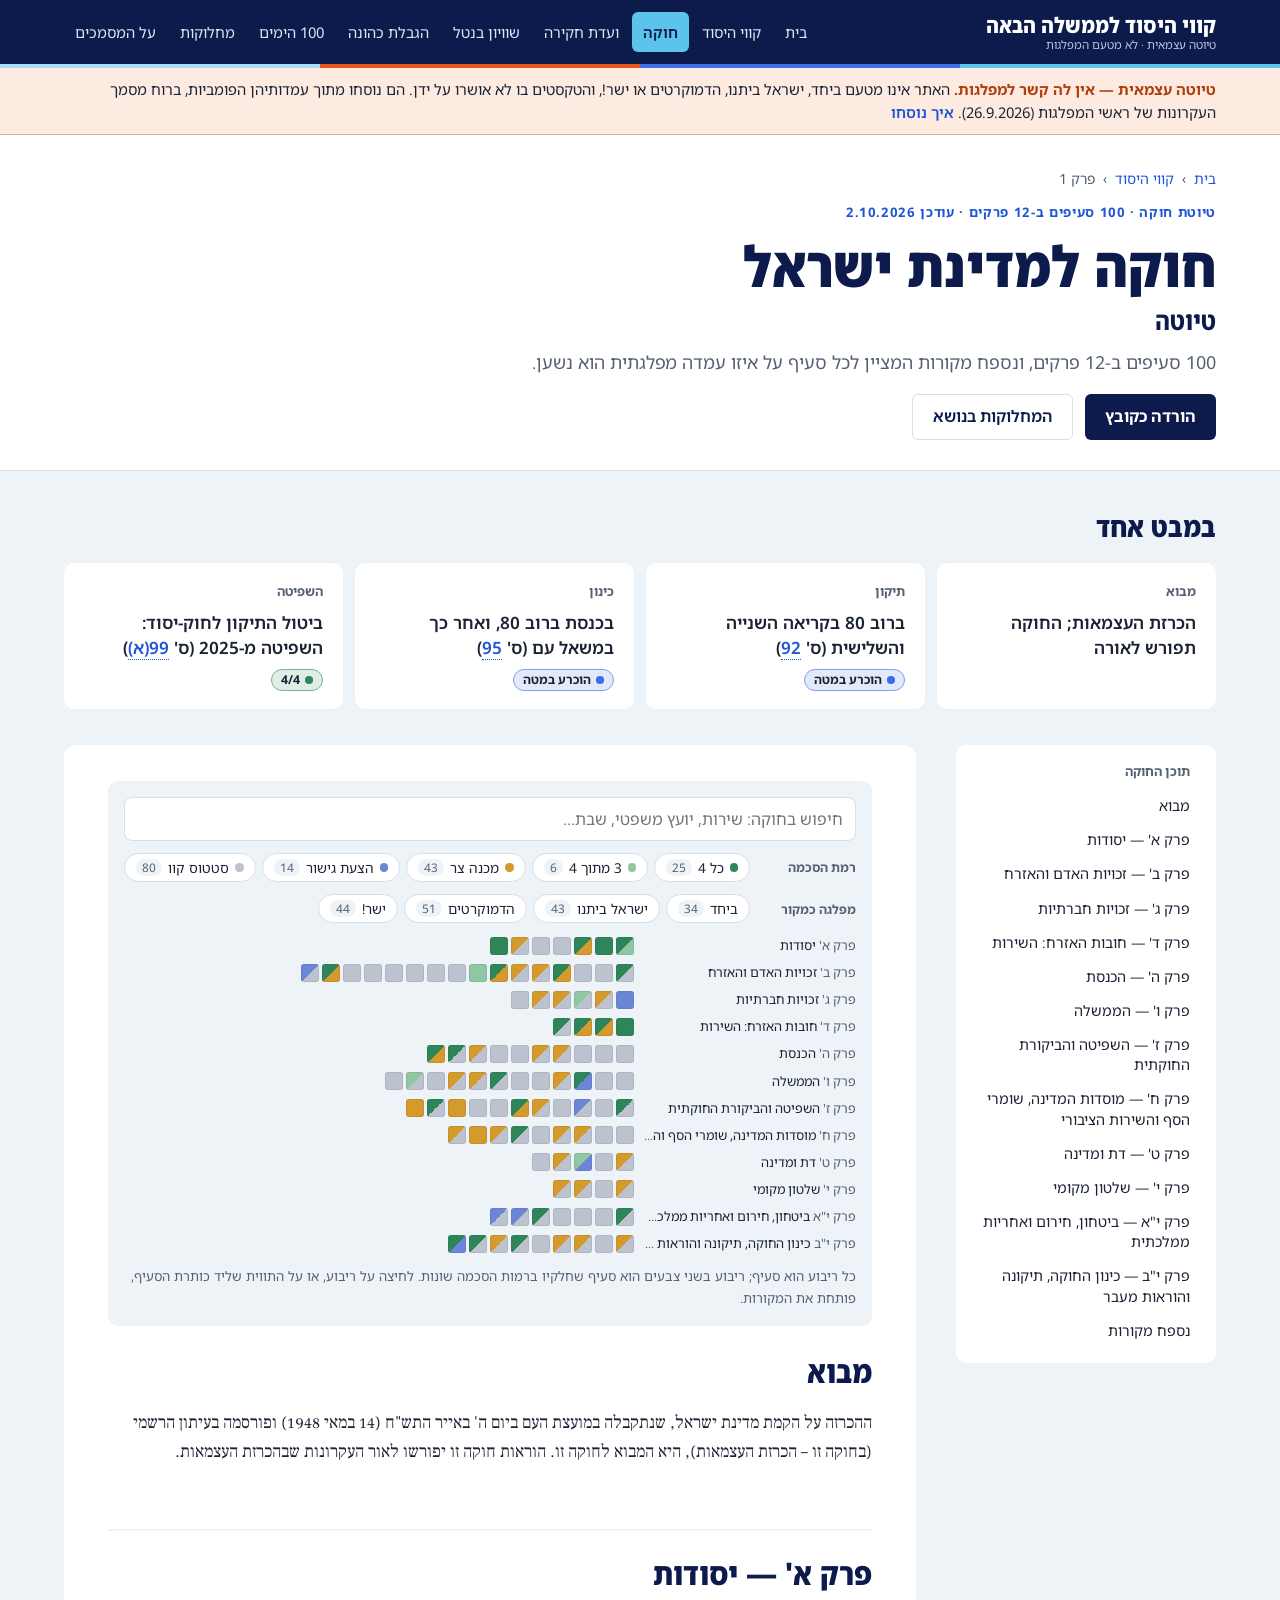
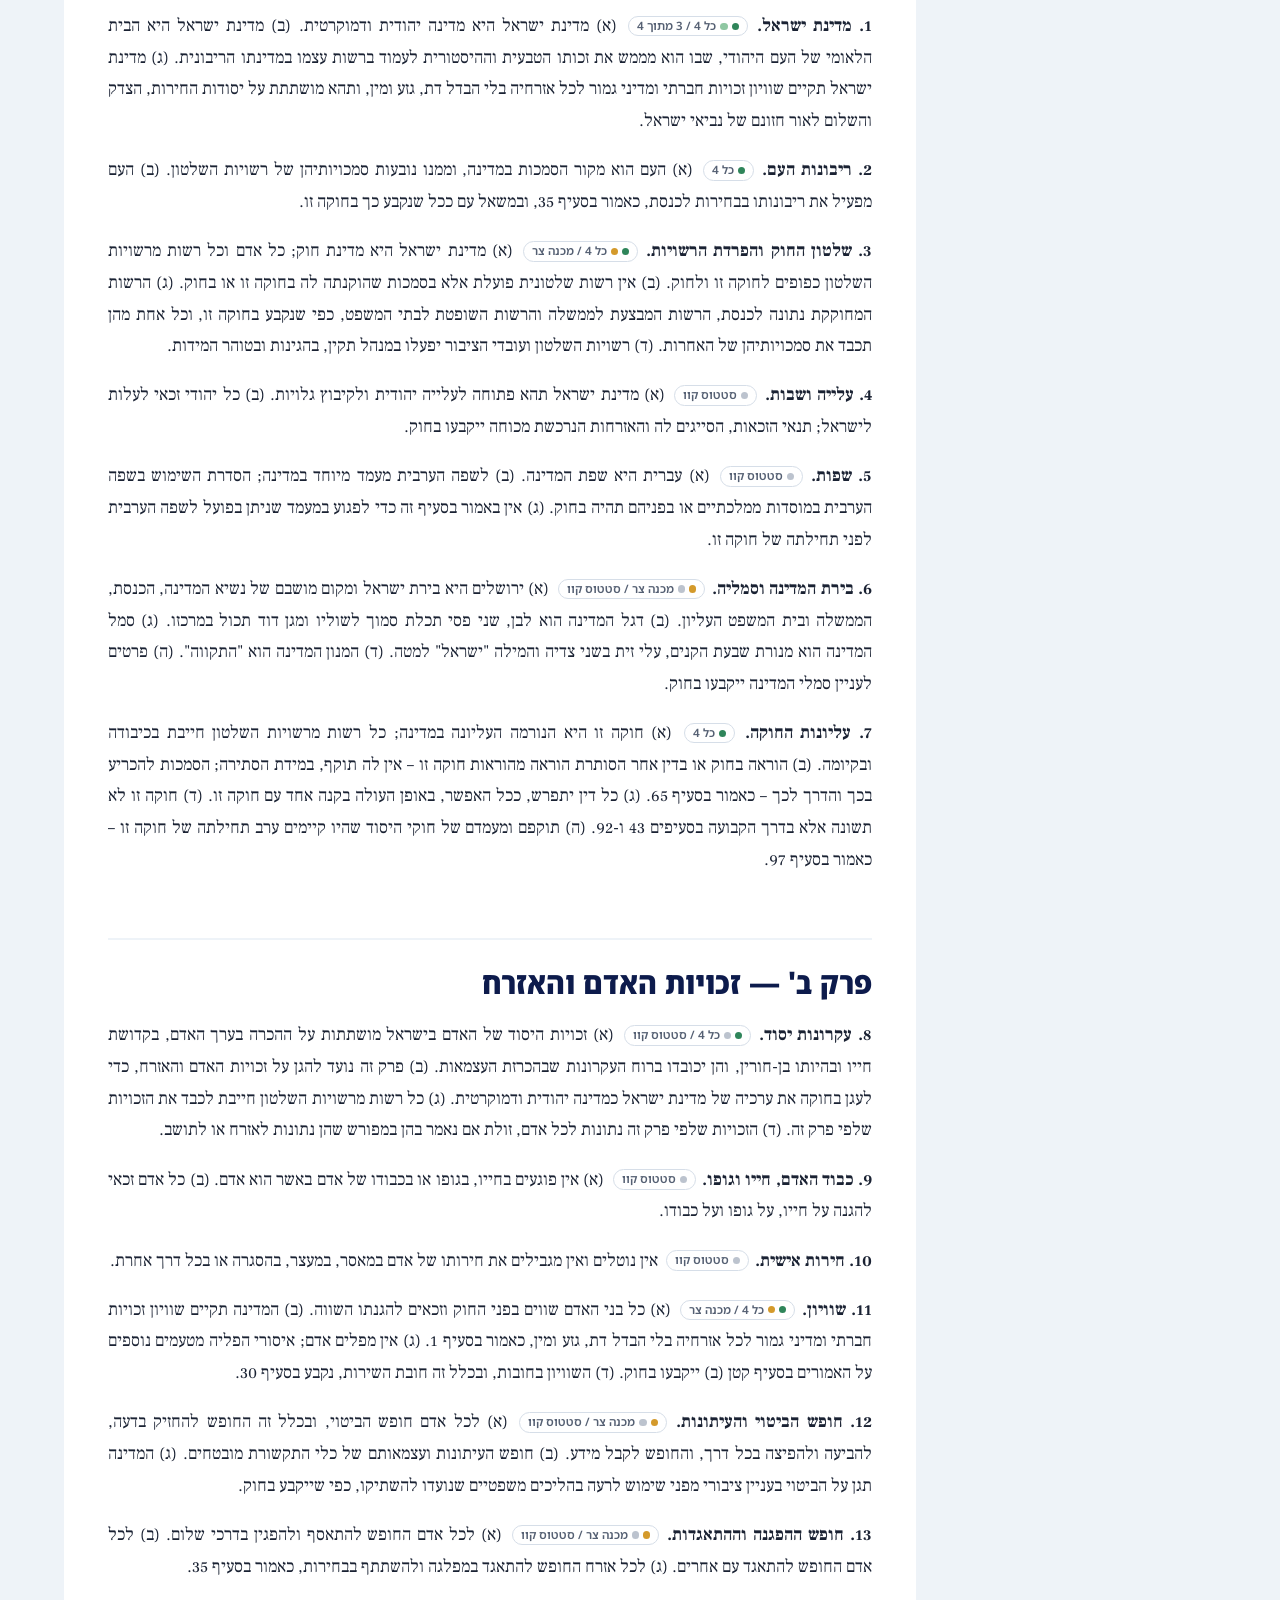
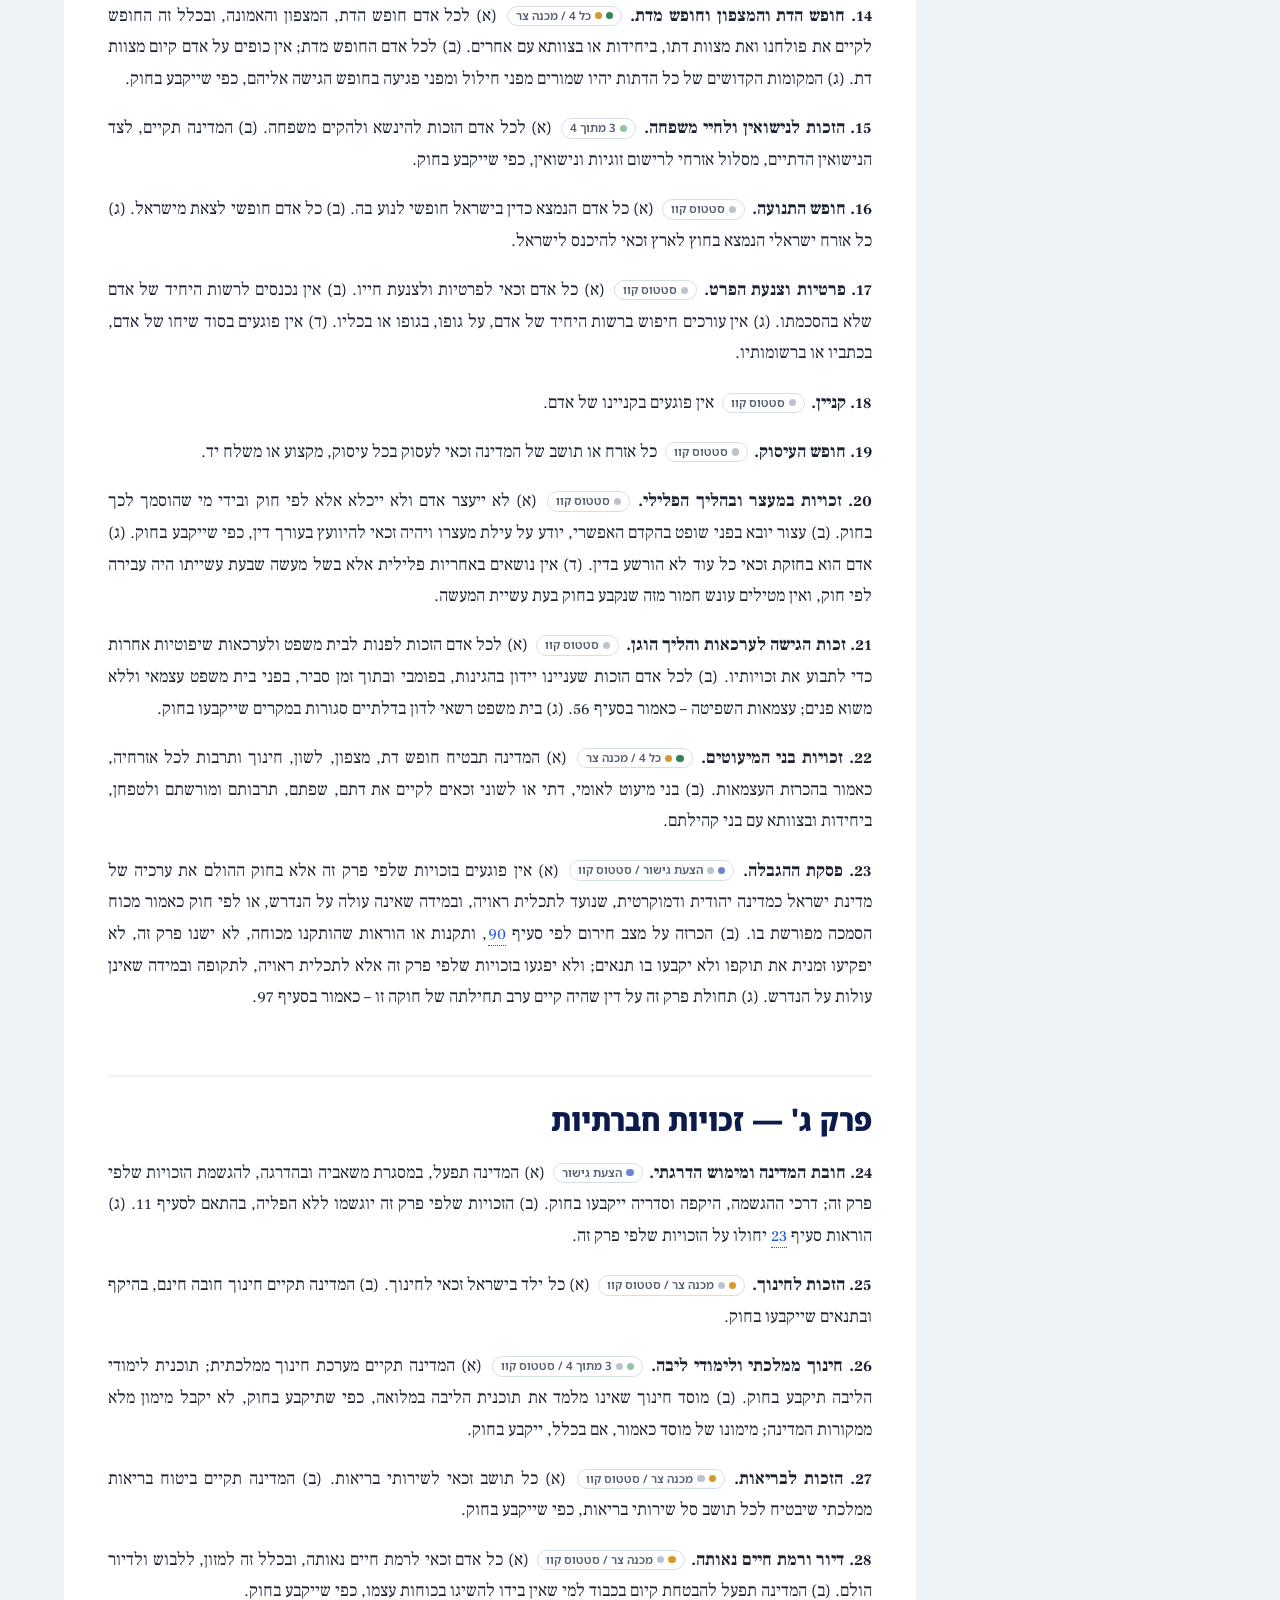
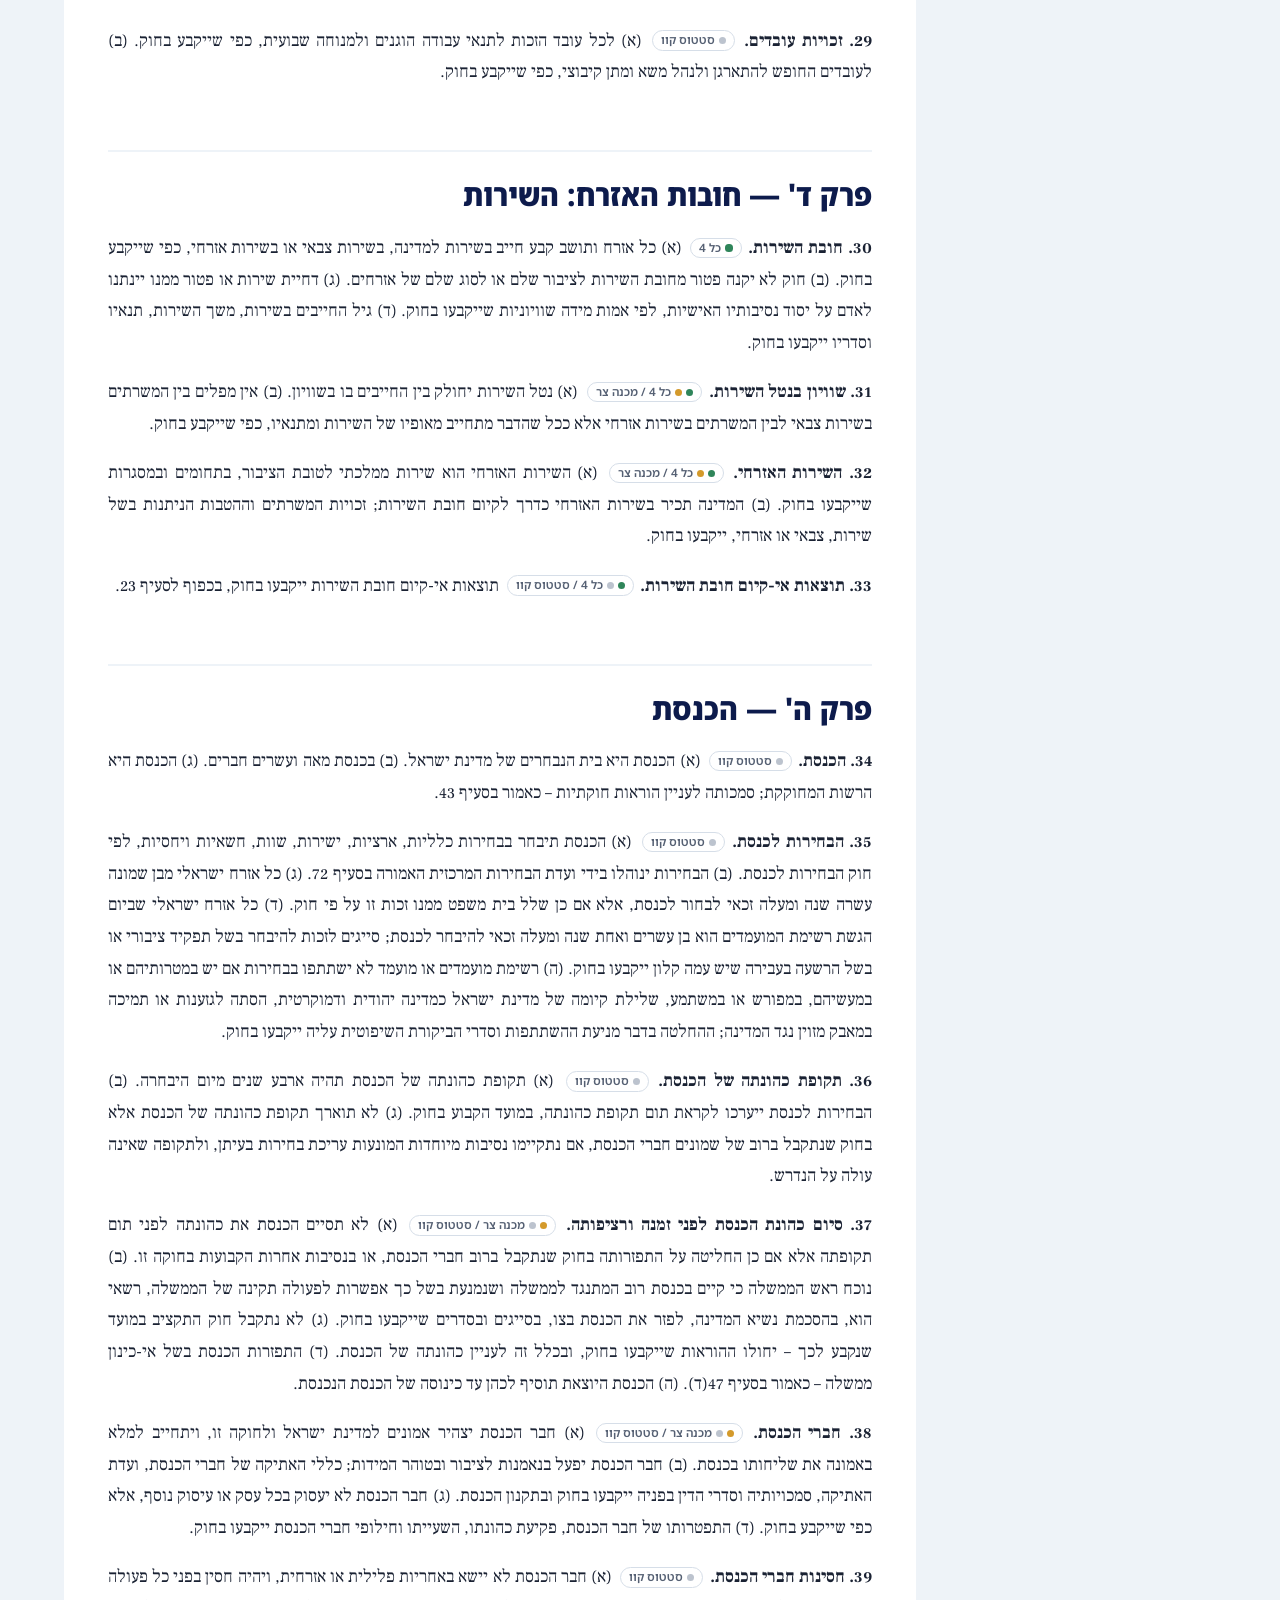
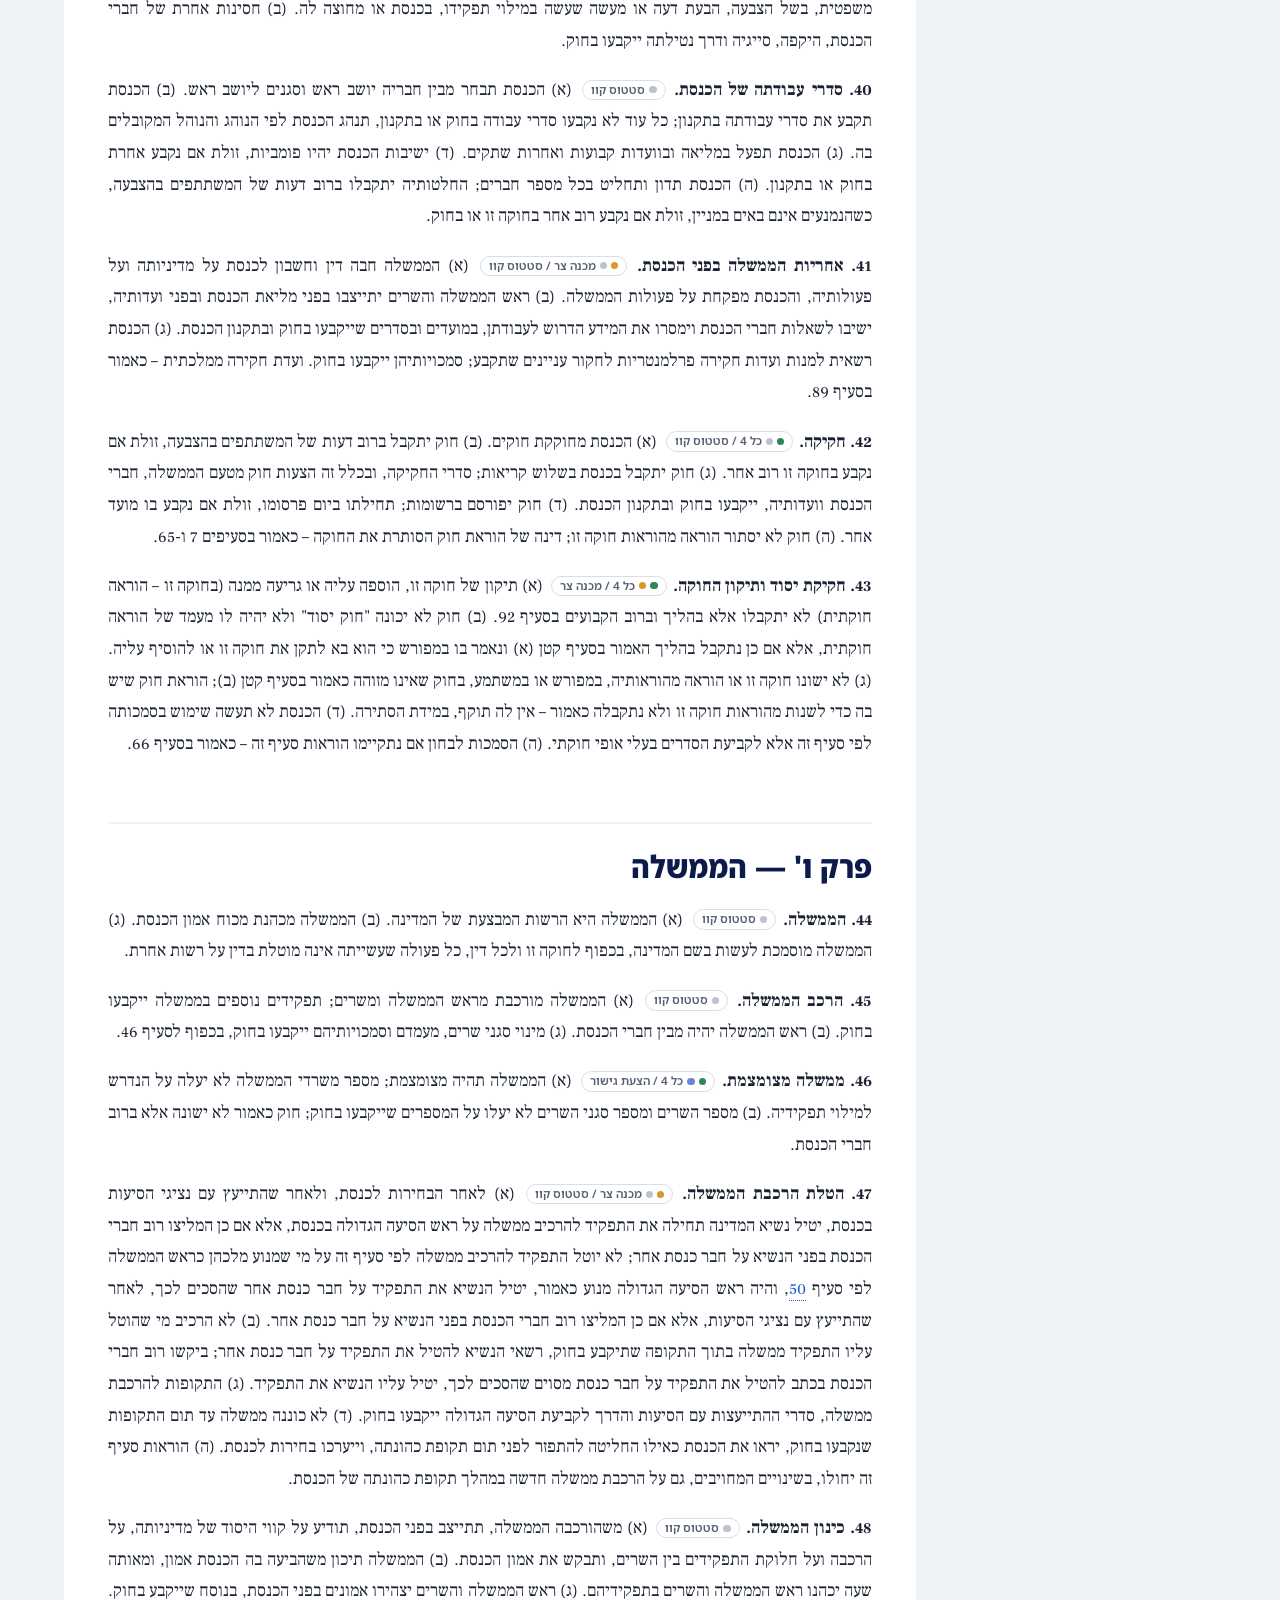
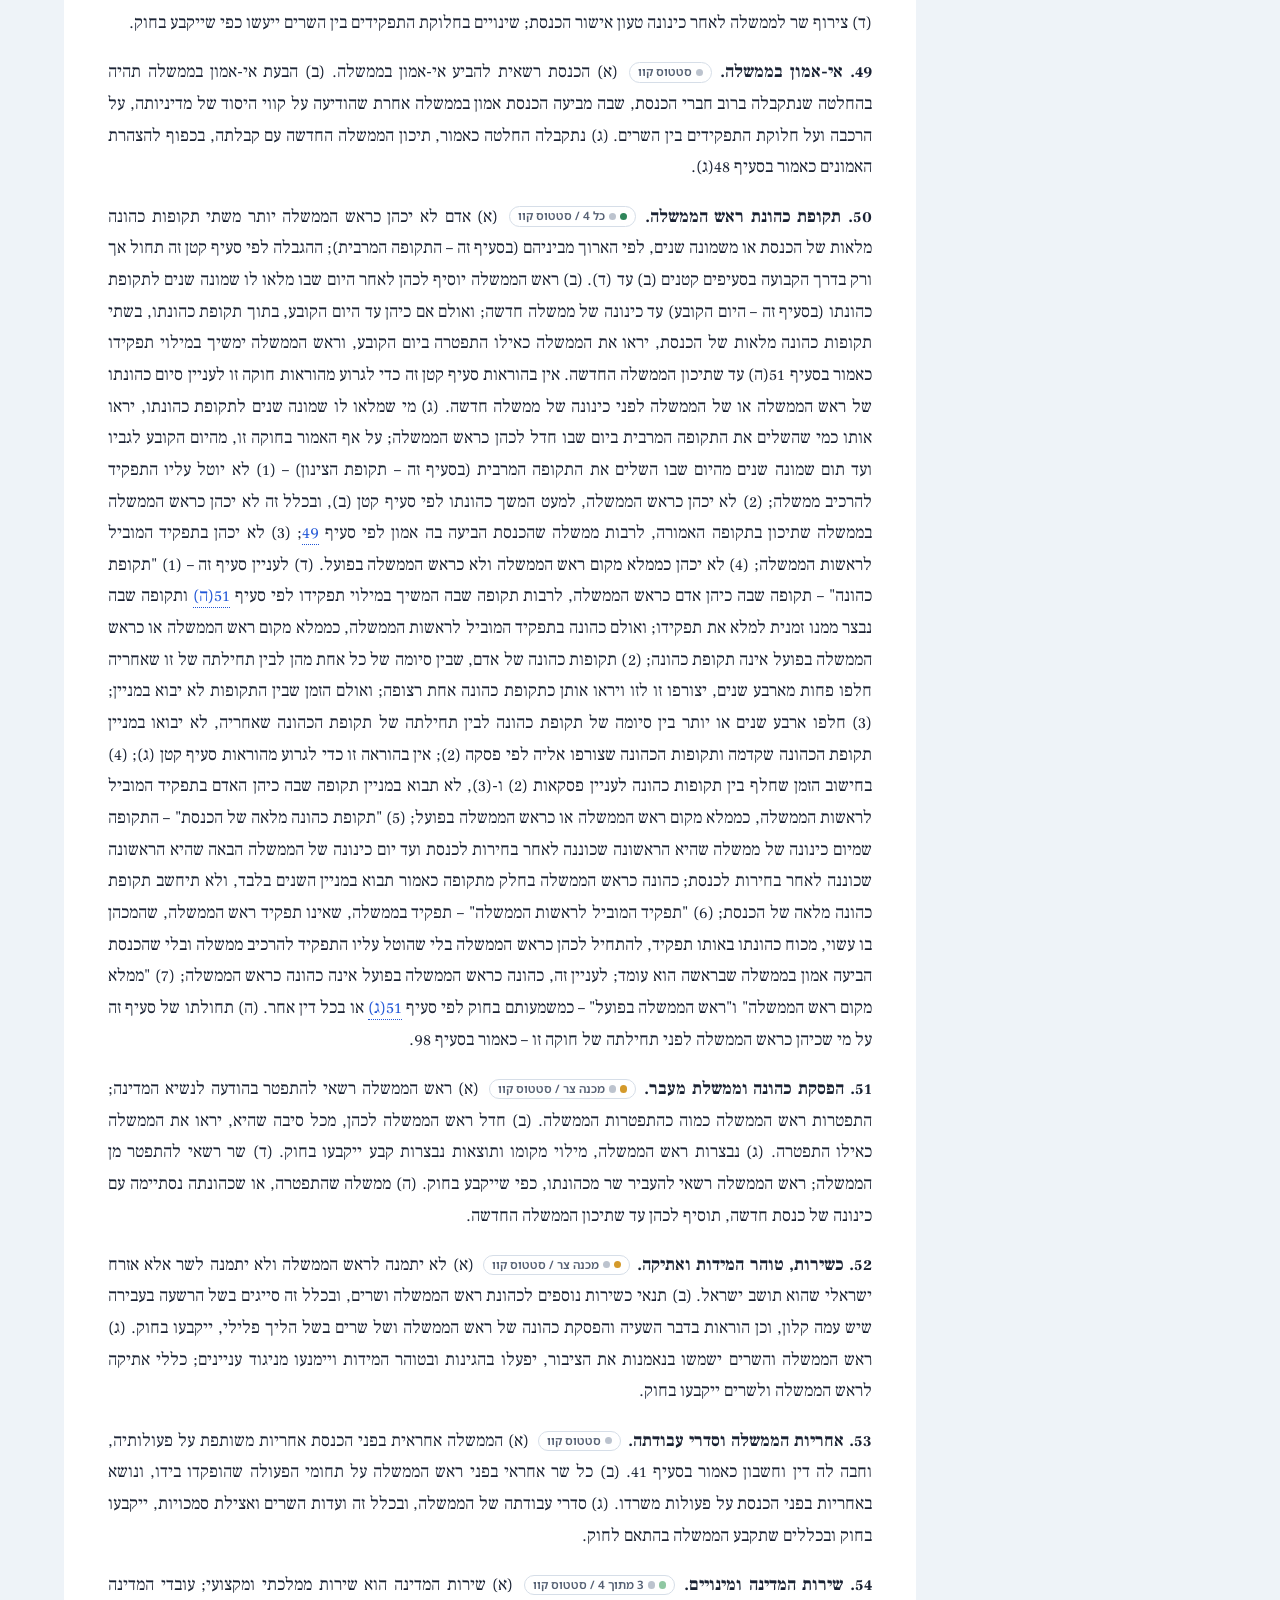
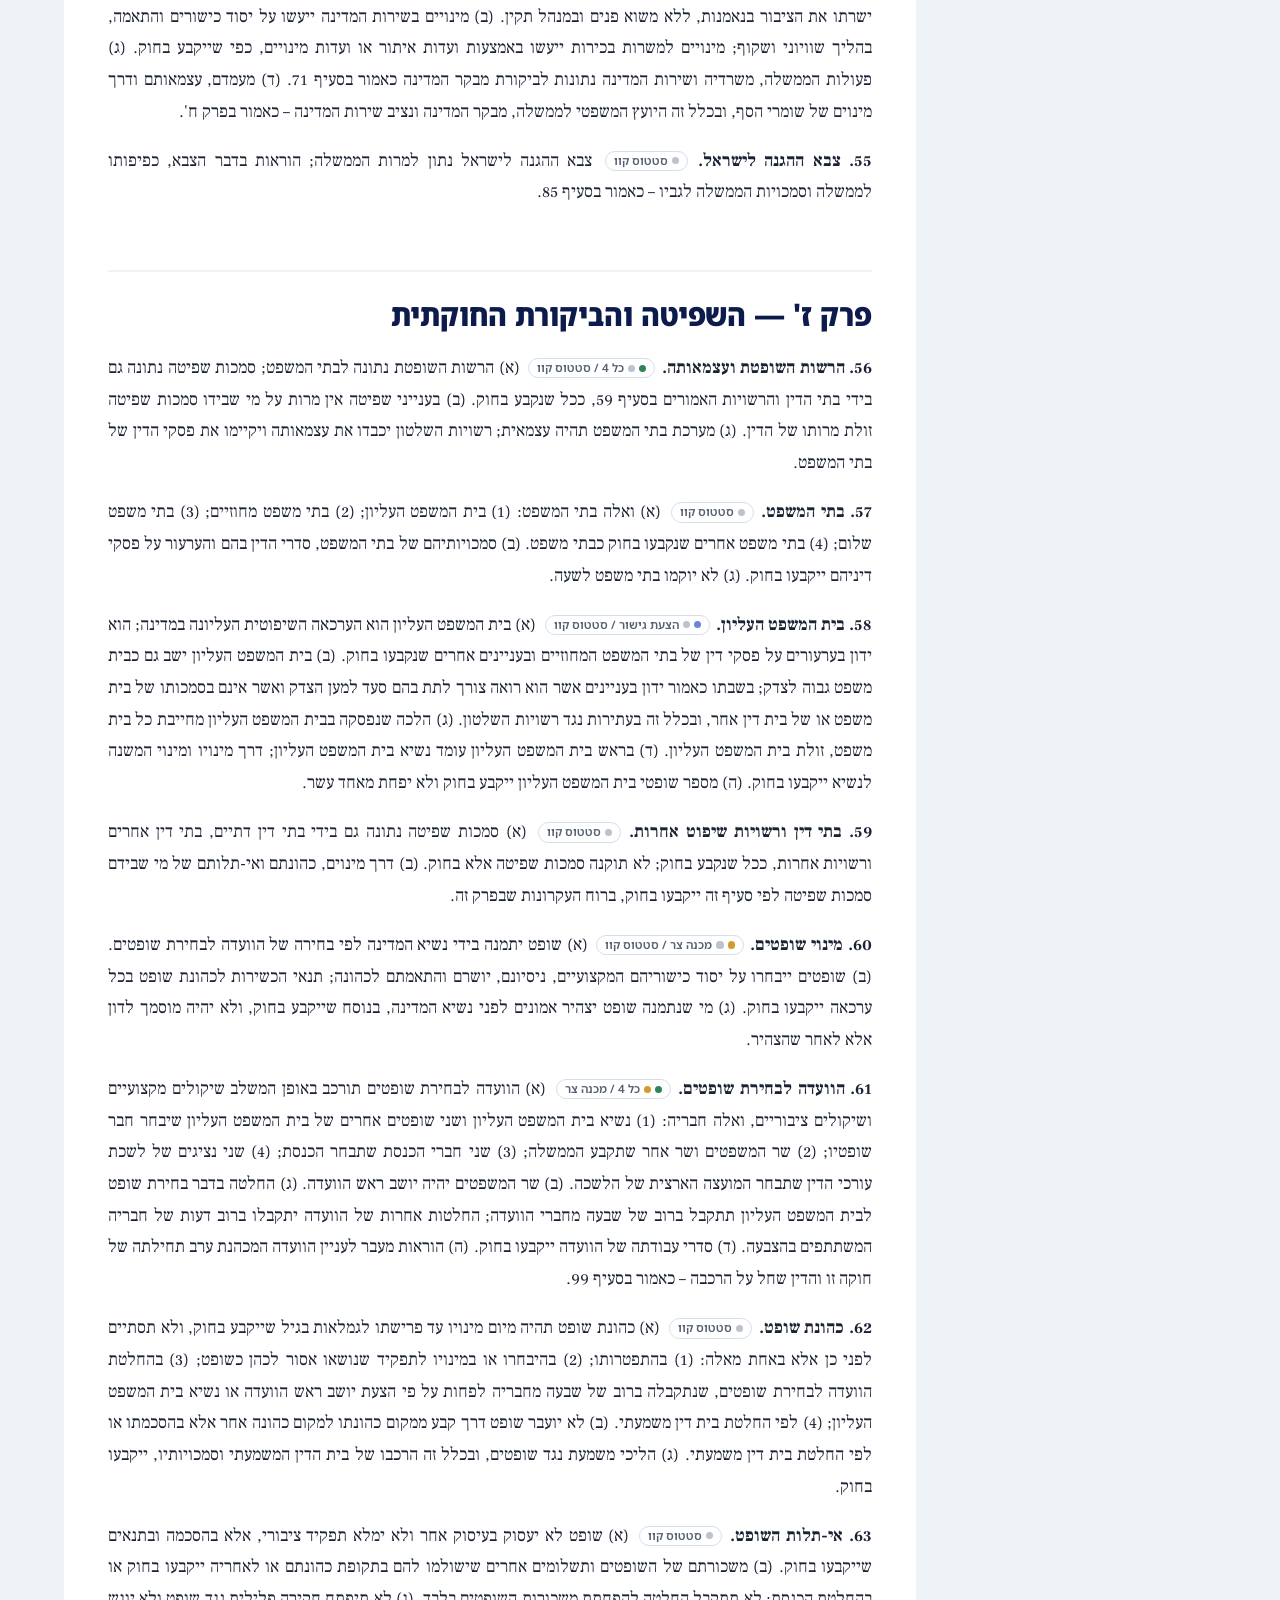
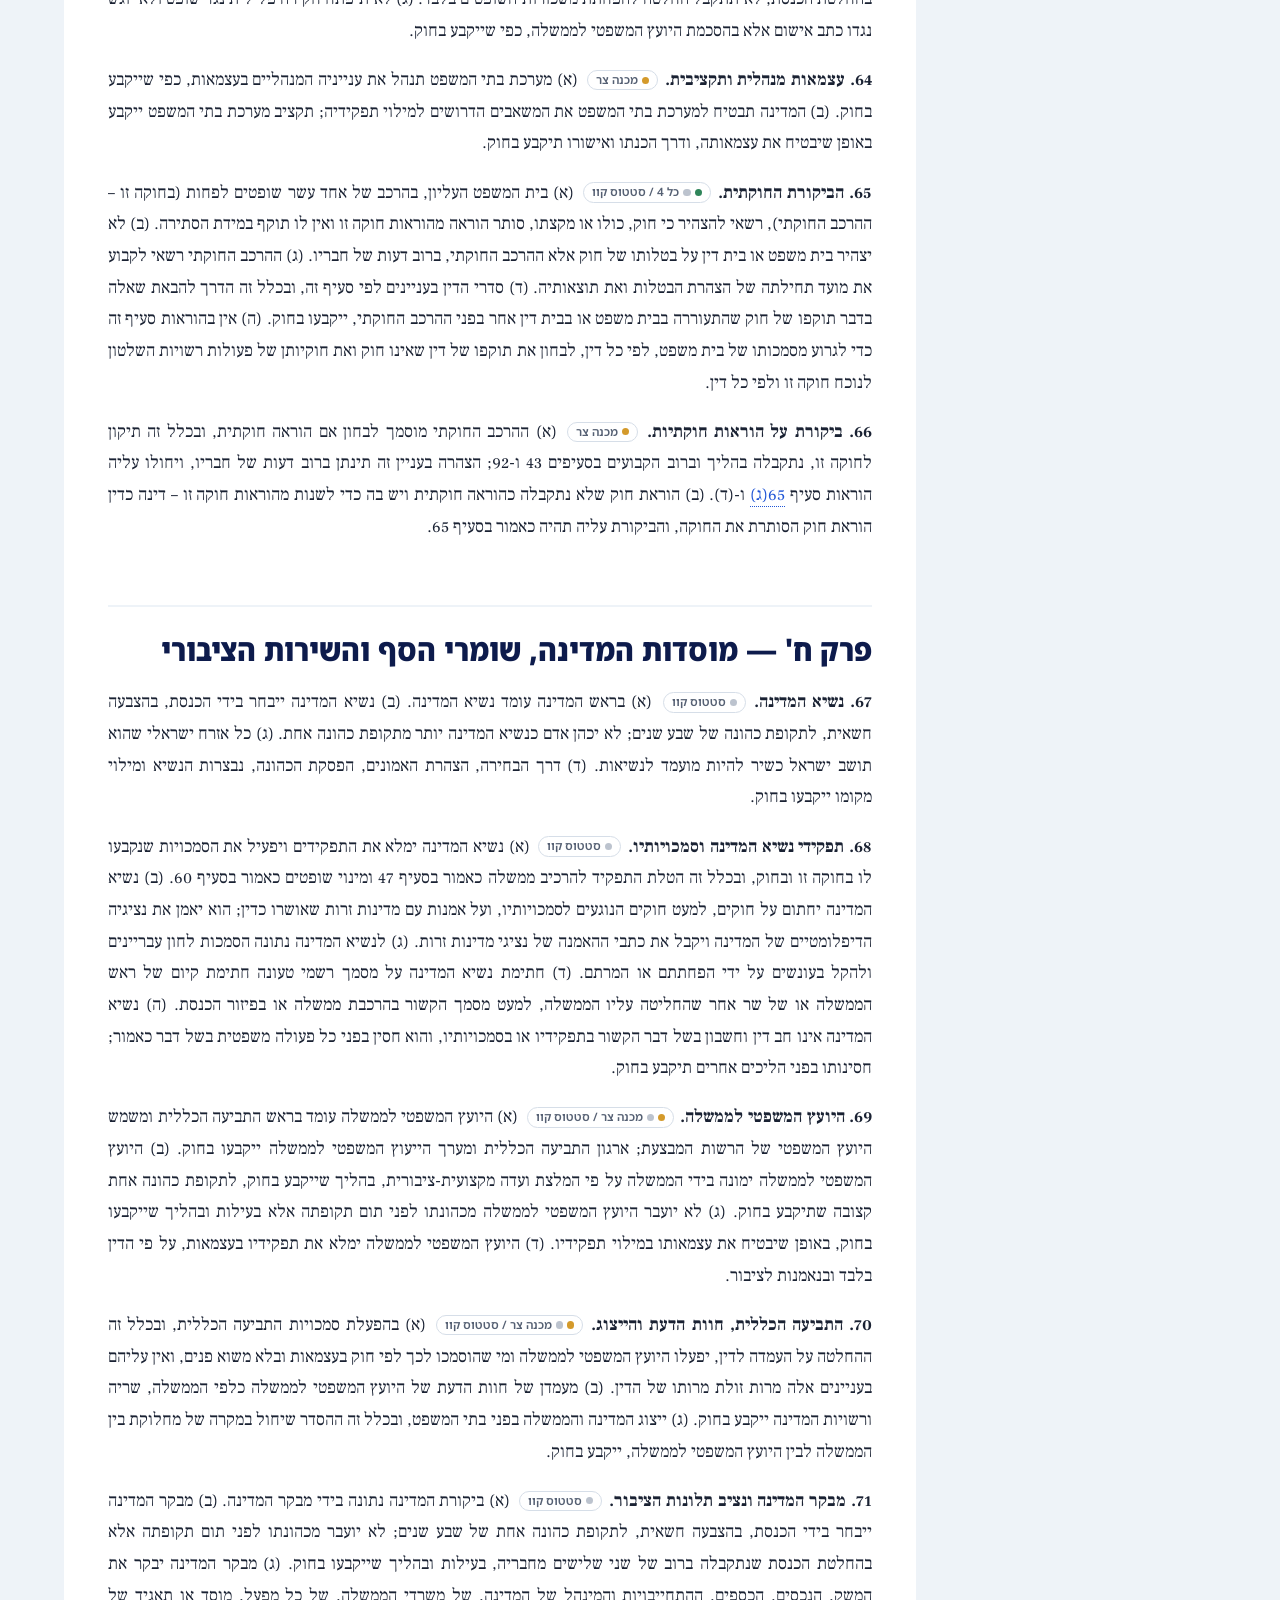
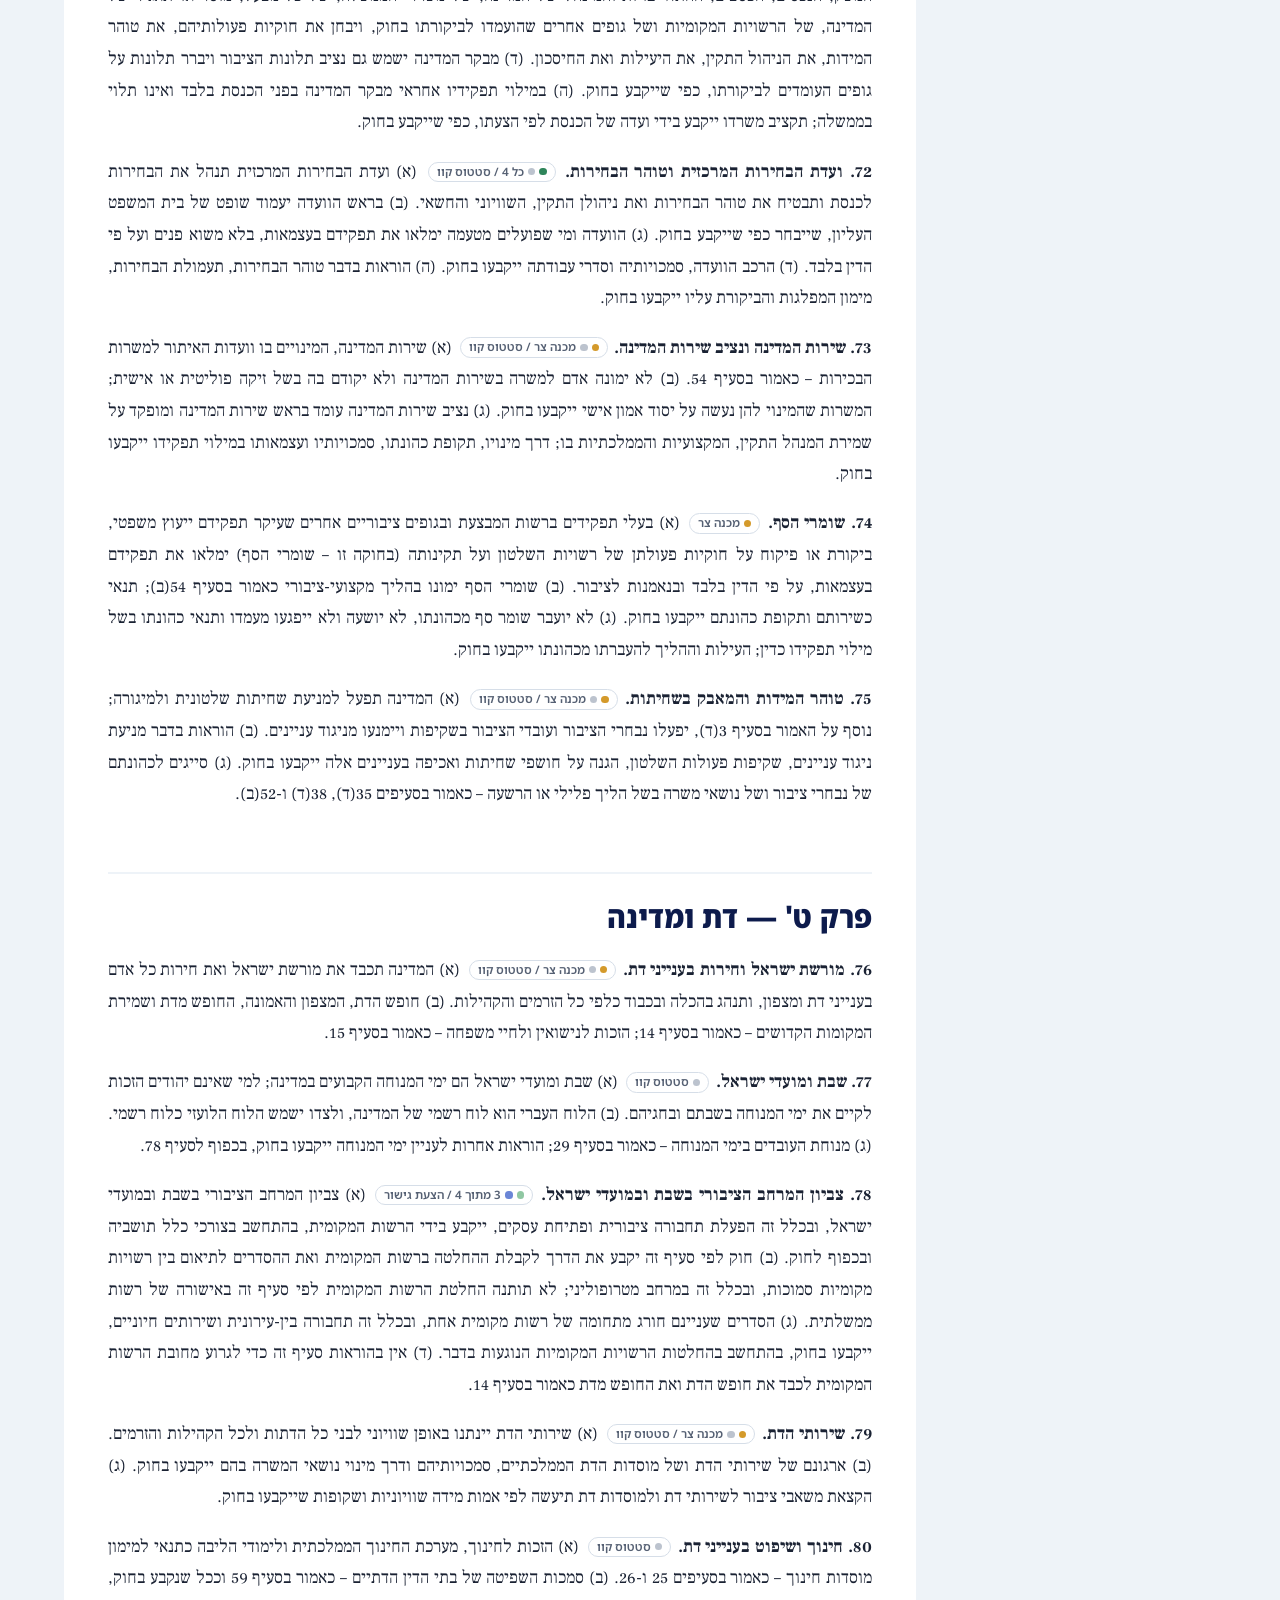
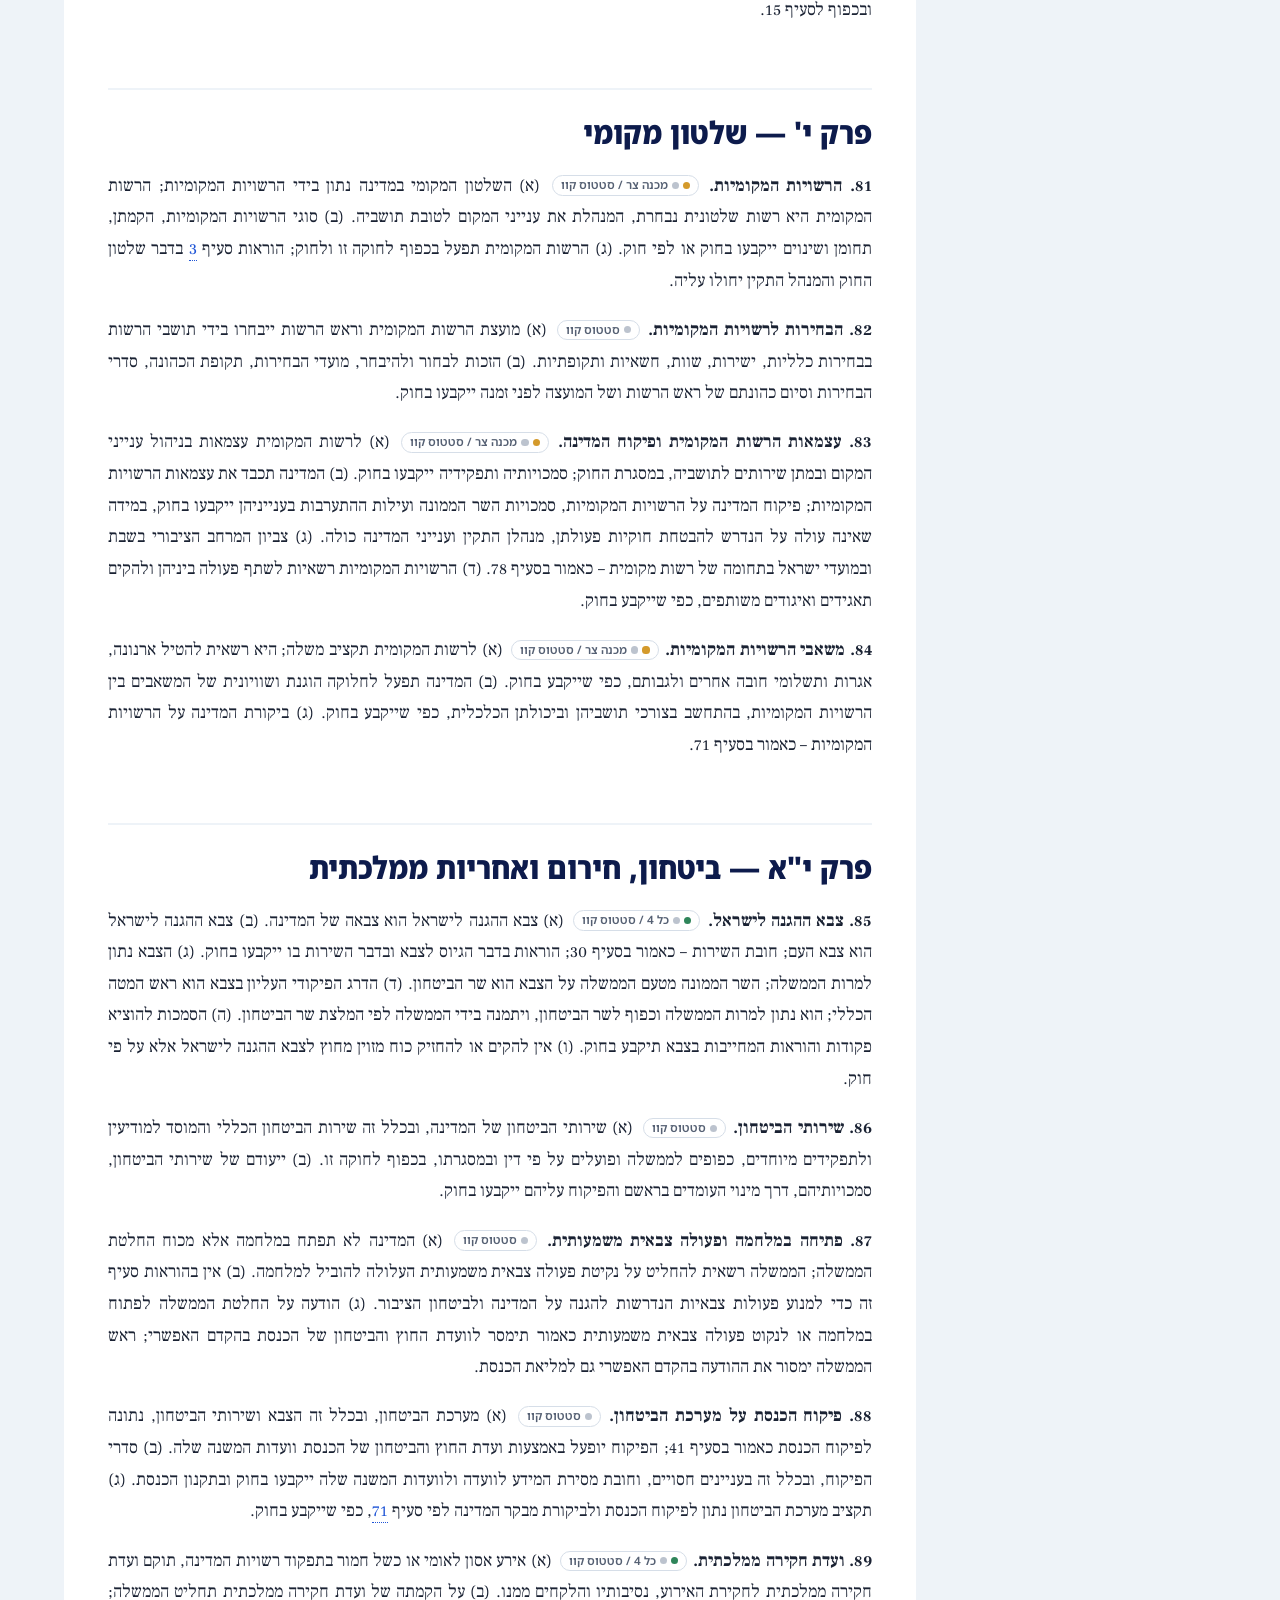
<file: constitution.html>
<!doctype html>
<html lang="he" dir="rtl">
<head>
<meta charset="utf-8">
<meta name="viewport" content="width=device-width, initial-scale=1, viewport-fit=cover">
<title>חוקה למדינת ישראל — טיוטה — טיוטה עצמאית</title>
<meta name="description" content="100 סעיפים ב-12 פרקים, ונספח מקורות המציין לכל סעיף על איזו עמדה מפלגתית הוא נשען. טיוטה עצמאית, לא מטעם המפלגות.">
<link rel="stylesheet" href="assets/style.css">
</head>
<body>
<a class="skip" href="#content">דלג לתוכן</a>
<header class="topbar"><div class="topbar-inner"><a class="brand" href="index.html"><b>קווי היסוד לממשלה הבאה</b><span>טיוטה עצמאית · לא מטעם המפלגות</span></a><nav class="nav" aria-label="ניווט ראשי"><a href="index.html">בית</a><a href="guidelines.html">קווי היסוד</a><a href="constitution.html" aria-current="page">חוקה</a><a href="inquiry.html">ועדת חקירה</a><a href="equal-burden.html">שוויון בנטל</a><a href="term-limits.html">הגבלת כהונה</a><a href="100-days.html">100 הימים</a><a href="disputes.html">מחלוקות</a><a href="letter.html">על המסמכים</a></nav></div><div class="stripe" aria-hidden="true"><span></span><span></span><span></span><span></span></div></header>
<div class="notice" role="note"><div class="wrap"><b>טיוטה עצמאית — אין לה קשר למפלגות.</b> האתר אינו מטעם ביחד, ישראל ביתנו, הדמוקרטים או ישר!, והטקסטים בו לא אושרו על ידן. הם נוסחו מתוך עמדותיהן הפומביות, ברוח מסמך העקרונות של ראשי המפלגות (26.9.2026). <a href="letter.html">איך נוסחו</a></div></div>
<main id="content" tabindex="-1"><section class="page-head"><div class="wrap"><nav class="crumbs" aria-label="מיקום באתר"><a href="index.html">בית</a><span aria-hidden="true">›</span><a href="guidelines.html">קווי היסוד</a><span aria-hidden="true">›</span><span>פרק 1</span></nav><span class="kicker">טיוטת חוקה · 100 סעיפים ב-12 פרקים · עודכן 2.10.2026</span><h1>חוקה למדינת ישראל</h1><p class="subtitle">טיוטה</p><p class="lede">100 סעיפים ב-12 פרקים, ונספח מקורות המציין לכל סעיף על איזו עמדה מפלגתית הוא נשען.</p><div class="actions no-print"><a class="btn btn-ink" href="pdf/חוקה-טיוטה.pdf" download>הורדה כקובץ</a><a class="btn btn-outline" href="disputes.html#מחלוקות-חוקתיות-ניתנות-לגישור">המחלוקות בנושא</a></div></div></section><div class="wrap page-main"><section class="glance" aria-labelledby="glance-h"><h2 id="glance-h">במבט אחד</h2><div class="tiles"><div class="tile"><span class="tile-label">מבוא</span><span class="tile-value">הכרזת העצמאות; החוקה תפורש לאורה</span></div><div class="tile"><span class="tile-label">תיקון</span><span class="tile-value">ברוב 80 בקריאה השנייה והשלישית (ס' <a class="xref" href="#s-92">92</a>)</span><span class="tag lvl-decided" title="הכרעה של כותבי הטיוטה, טעונה אישור ראשי המפלגות"><span class="dot" aria-hidden="true"></span>הוכרע במטה<span class="sr"> — הכרעה של כותבי הטיוטה, טעונה אישור ראשי המפלגות</span></span></div><div class="tile"><span class="tile-label">כינון</span><span class="tile-value">בכנסת ברוב 80, ואחר כך במשאל עם (ס' <a class="xref" href="#s-95">95</a>)</span><span class="tag lvl-decided" title="הכרעה של כותבי הטיוטה, טעונה אישור ראשי המפלגות"><span class="dot" aria-hidden="true"></span>הוכרע במטה<span class="sr"> — הכרעה של כותבי הטיוטה, טעונה אישור ראשי המפלגות</span></span></div><div class="tile"><span class="tile-label">השפיטה</span><span class="tile-value">ביטול התיקון לחוק-יסוד: השפיטה מ-2025 (ס' <a class="xref" href="#s-99">99(א)</a>)</span><span class="tag lvl-all4" title="ארבע המפלגות"><span class="dot" aria-hidden="true"></span>4/4<span class="sr"> — ארבע המפלגות</span></span></div></div></section><div class="doc-layout"><nav class="rail" aria-label="פרקים"><h2>תוכן החוקה</h2><ol><li><a href="#preamble">מבוא</a></li><li><a href="#ch-א">פרק א' — יסודות</a></li><li><a href="#ch-ב">פרק ב' — זכויות האדם והאזרח</a></li><li><a href="#ch-ג">פרק ג' — זכויות חברתיות</a></li><li><a href="#ch-ד">פרק ד' — חובות האזרח: השירות</a></li><li><a href="#ch-ה">פרק ה' — הכנסת</a></li><li><a href="#ch-ו">פרק ו' — הממשלה</a></li><li><a href="#ch-ז">פרק ז' — השפיטה והביקורת החוקתית</a></li><li><a href="#ch-ח">פרק ח' — מוסדות המדינה, שומרי הסף והשירות הציבורי</a></li><li><a href="#ch-ט">פרק ט' — דת ומדינה</a></li><li><a href="#ch-י">פרק י' — שלטון מקומי</a></li><li><a href="#ch-יא">פרק י"א — ביטחון, חירום ואחריות ממלכתית</a></li><li><a href="#ch-יב">פרק י"ב — כינון החוקה, תיקונה והוראות מעבר</a></li><li><a href="#appendix">נספח מקורות</a></li></ol></nav><article class="doc legal" data-explorer><details class="toc no-print"><summary>תוכן העניינים</summary><ol><li><a href="#preamble">מבוא</a></li><li><a href="#ch-א">פרק א' — יסודות</a></li><li><a href="#ch-ב">פרק ב' — זכויות האדם והאזרח</a></li><li><a href="#ch-ג">פרק ג' — זכויות חברתיות</a></li><li><a href="#ch-ד">פרק ד' — חובות האזרח: השירות</a></li><li><a href="#ch-ה">פרק ה' — הכנסת</a></li><li><a href="#ch-ו">פרק ו' — הממשלה</a></li><li><a href="#ch-ז">פרק ז' — השפיטה והביקורת החוקתית</a></li><li><a href="#ch-ח">פרק ח' — מוסדות המדינה, שומרי הסף והשירות הציבורי</a></li><li><a href="#ch-ט">פרק ט' — דת ומדינה</a></li><li><a href="#ch-י">פרק י' — שלטון מקומי</a></li><li><a href="#ch-יא">פרק י"א — ביטחון, חירום ואחריות ממלכתית</a></li><li><a href="#ch-יב">פרק י"ב — כינון החוקה, תיקונה והוראות מעבר</a></li><li><a href="#appendix">נספח מקורות</a></li></ol></details><section class="explorer no-print" aria-label="חיפוש וסינון בחוקה">
<div class="ex-search"><label for="q" class="sr">חיפוש בחוקה</label><input id="q" type="search" placeholder="חיפוש בחוקה: שירות, יועץ משפטי, שבת…" autocomplete="off" enterkeyhint="search"></div>
<div class="ex-row"><span class="ex-label">רמת הסכמה</span><div class="chips"><button type="button" class="chip" data-lvl="all4" aria-pressed="false" title="מוסכם על ארבע המפלגות"><span class="dot lvl-all4" aria-hidden="true"></span><span class="chip-label">כל 4</span><span class="chip-n">25<span class="sr"> סעיפים</span></span></button><button type="button" class="chip" data-lvl="three" aria-pressed="false" title="שלוש מסכימות, הרביעית ללא עמדה"><span class="dot lvl-three" aria-hidden="true"></span><span class="chip-label">3 מתוך 4</span><span class="chip-n">6<span class="sr"> סעיפים</span></span></button><button type="button" class="chip" data-lvl="narrow" aria-pressed="false" title="עמדה מפורשת של פחות משלוש מפלגות, אף אחת אינה מתנגדת; הנוסח צומצם או הופנה לחוק"><span class="dot lvl-narrow" aria-hidden="true"></span><span class="chip-label">מכנה צר</span><span class="chip-n">43<span class="sr"> סעיפים</span></span></button><button type="button" class="chip" data-lvl="bridge" aria-pressed="false" title="נוסח שאינו של אף מפלגה אך נדרש כדי שהסעיף יעבוד"><span class="dot lvl-bridge" aria-hidden="true"></span><span class="chip-label">הצעת גישור</span><span class="chip-n">14<span class="sr"> סעיפים</span></span></button><button type="button" class="chip" data-lvl="sq" aria-pressed="false" title="אין עמדה מפלגתית: נשמר הדין הקיים או הופנה לחוק"><span class="dot lvl-sq" aria-hidden="true"></span><span class="chip-label">סטטוס קוו</span><span class="chip-n">80<span class="sr"> סעיפים</span></span></button></div></div>
<div class="ex-row"><span class="ex-label">מפלגה כמקור</span><div class="chips"><button type="button" class="chip" data-party="beyahad" aria-pressed="false"><span class="chip-label">ביחד</span><span class="chip-n">34<span class="sr"> סעיפים</span></span></button><button type="button" class="chip" data-party="beytenu" aria-pressed="false"><span class="chip-label">ישראל ביתנו</span><span class="chip-n">43<span class="sr"> סעיפים</span></span></button><button type="button" class="chip" data-party="democrats" aria-pressed="false"><span class="chip-label">הדמוקרטים</span><span class="chip-n">51<span class="sr"> סעיפים</span></span></button><button type="button" class="chip" data-party="yashar" aria-pressed="false"><span class="chip-label">ישר!</span><span class="chip-n">44<span class="sr"> סעיפים</span></span></button></div></div>
<details class="map-fold" open><summary>מפת ההסכמה — ריבוע לכל סעיף</summary><div class="map" role="group" aria-label="מפת ההסכמה"><div class="map-row"><a class="map-ch" href="#ch-א" title="פרק א&#x27; — יסודות">פרק א' <span>יסודות</span></a><div class="map-cells"><a class="cell" style="--c1:var(--l-all4);--c2:var(--l-three)" href="#s-1" data-target="s-1" tabindex="-1" title="1. מדינת ישראל — כל 4 / 3 מתוך 4" aria-label="1. מדינת ישראל — כל 4 / 3 מתוך 4"></a><a class="cell" style="--c1:var(--l-all4);--c2:var(--l-all4)" href="#s-2" data-target="s-2" tabindex="-1" title="2. ריבונות העם — כל 4" aria-label="2. ריבונות העם — כל 4"></a><a class="cell" style="--c1:var(--l-all4);--c2:var(--l-narrow)" href="#s-3" data-target="s-3" tabindex="-1" title="3. שלטון החוק והפרדת הרשויות — כל 4 / מכנה צר" aria-label="3. שלטון החוק והפרדת הרשויות — כל 4 / מכנה צר"></a><a class="cell" style="--c1:var(--l-sq);--c2:var(--l-sq)" href="#s-4" data-target="s-4" tabindex="-1" title="4. עלייה ושבות — סטטוס קוו" aria-label="4. עלייה ושבות — סטטוס קוו"></a><a class="cell" style="--c1:var(--l-sq);--c2:var(--l-sq)" href="#s-5" data-target="s-5" tabindex="-1" title="5. שפות — סטטוס קוו" aria-label="5. שפות — סטטוס קוו"></a><a class="cell" style="--c1:var(--l-narrow);--c2:var(--l-sq)" href="#s-6" data-target="s-6" tabindex="-1" title="6. בירת המדינה וסמליה — מכנה צר / סטטוס קוו" aria-label="6. בירת המדינה וסמליה — מכנה צר / סטטוס קוו"></a><a class="cell" style="--c1:var(--l-all4);--c2:var(--l-all4)" href="#s-7" data-target="s-7" tabindex="-1" title="7. עליונות החוקה — כל 4" aria-label="7. עליונות החוקה — כל 4"></a></div></div><div class="map-row"><a class="map-ch" href="#ch-ב" title="פרק ב&#x27; — זכויות האדם והאזרח">פרק ב' <span>זכויות האדם והאזרח</span></a><div class="map-cells"><a class="cell" style="--c1:var(--l-all4);--c2:var(--l-sq)" href="#s-8" data-target="s-8" tabindex="-1" title="8. עקרונות יסוד — כל 4 / סטטוס קוו" aria-label="8. עקרונות יסוד — כל 4 / סטטוס קוו"></a><a class="cell" style="--c1:var(--l-sq);--c2:var(--l-sq)" href="#s-9" data-target="s-9" tabindex="-1" title="9. כבוד האדם, חייו וגופו — סטטוס קוו" aria-label="9. כבוד האדם, חייו וגופו — סטטוס קוו"></a><a class="cell" style="--c1:var(--l-sq);--c2:var(--l-sq)" href="#s-10" data-target="s-10" tabindex="-1" title="10. חירות אישית — סטטוס קוו" aria-label="10. חירות אישית — סטטוס קוו"></a><a class="cell" style="--c1:var(--l-all4);--c2:var(--l-narrow)" href="#s-11" data-target="s-11" tabindex="-1" title="11. שוויון — כל 4 / מכנה צר" aria-label="11. שוויון — כל 4 / מכנה צר"></a><a class="cell" style="--c1:var(--l-narrow);--c2:var(--l-sq)" href="#s-12" data-target="s-12" tabindex="-1" title="12. חופש הביטוי והעיתונות — מכנה צר / סטטוס קוו" aria-label="12. חופש הביטוי והעיתונות — מכנה צר / סטטוס קוו"></a><a class="cell" style="--c1:var(--l-narrow);--c2:var(--l-sq)" href="#s-13" data-target="s-13" tabindex="-1" title="13. חופש ההפגנה וההתאגדות — מכנה צר / סטטוס קוו" aria-label="13. חופש ההפגנה וההתאגדות — מכנה צר / סטטוס קוו"></a><a class="cell" style="--c1:var(--l-all4);--c2:var(--l-narrow)" href="#s-14" data-target="s-14" tabindex="-1" title="14. חופש הדת והמצפון וחופש מדת — כל 4 / מכנה צר" aria-label="14. חופש הדת והמצפון וחופש מדת — כל 4 / מכנה צר"></a><a class="cell" style="--c1:var(--l-three);--c2:var(--l-three)" href="#s-15" data-target="s-15" tabindex="-1" title="15. הזכות לנישואין ולחיי משפחה — 3 מתוך 4" aria-label="15. הזכות לנישואין ולחיי משפחה — 3 מתוך 4"></a><a class="cell" style="--c1:var(--l-sq);--c2:var(--l-sq)" href="#s-16" data-target="s-16" tabindex="-1" title="16. חופש התנועה — סטטוס קוו" aria-label="16. חופש התנועה — סטטוס קוו"></a><a class="cell" style="--c1:var(--l-sq);--c2:var(--l-sq)" href="#s-17" data-target="s-17" tabindex="-1" title="17. פרטיות וצנעת הפרט — סטטוס קוו" aria-label="17. פרטיות וצנעת הפרט — סטטוס קוו"></a><a class="cell" style="--c1:var(--l-sq);--c2:var(--l-sq)" href="#s-18" data-target="s-18" tabindex="-1" title="18. קניין — סטטוס קוו" aria-label="18. קניין — סטטוס קוו"></a><a class="cell" style="--c1:var(--l-sq);--c2:var(--l-sq)" href="#s-19" data-target="s-19" tabindex="-1" title="19. חופש העיסוק — סטטוס קוו" aria-label="19. חופש העיסוק — סטטוס קוו"></a><a class="cell" style="--c1:var(--l-sq);--c2:var(--l-sq)" href="#s-20" data-target="s-20" tabindex="-1" title="20. זכויות במעצר ובהליך הפלילי — סטטוס קוו" aria-label="20. זכויות במעצר ובהליך הפלילי — סטטוס קוו"></a><a class="cell" style="--c1:var(--l-sq);--c2:var(--l-sq)" href="#s-21" data-target="s-21" tabindex="-1" title="21. זכות הגישה לערכאות והליך הוגן — סטטוס קוו" aria-label="21. זכות הגישה לערכאות והליך הוגן — סטטוס קוו"></a><a class="cell" style="--c1:var(--l-all4);--c2:var(--l-narrow)" href="#s-22" data-target="s-22" tabindex="-1" title="22. זכויות בני המיעוטים — כל 4 / מכנה צר" aria-label="22. זכויות בני המיעוטים — כל 4 / מכנה צר"></a><a class="cell" style="--c1:var(--l-bridge);--c2:var(--l-sq)" href="#s-23" data-target="s-23" tabindex="-1" title="23. פסקת ההגבלה — הצעת גישור / סטטוס קוו" aria-label="23. פסקת ההגבלה — הצעת גישור / סטטוס קוו"></a></div></div><div class="map-row"><a class="map-ch" href="#ch-ג" title="פרק ג&#x27; — זכויות חברתיות">פרק ג' <span>זכויות חברתיות</span></a><div class="map-cells"><a class="cell" style="--c1:var(--l-bridge);--c2:var(--l-bridge)" href="#s-24" data-target="s-24" tabindex="-1" title="24. חובת המדינה ומימוש הדרגתי — הצעת גישור" aria-label="24. חובת המדינה ומימוש הדרגתי — הצעת גישור"></a><a class="cell" style="--c1:var(--l-narrow);--c2:var(--l-sq)" href="#s-25" data-target="s-25" tabindex="-1" title="25. הזכות לחינוך — מכנה צר / סטטוס קוו" aria-label="25. הזכות לחינוך — מכנה צר / סטטוס קוו"></a><a class="cell" style="--c1:var(--l-three);--c2:var(--l-sq)" href="#s-26" data-target="s-26" tabindex="-1" title="26. חינוך ממלכתי ולימודי ליבה — 3 מתוך 4 / סטטוס קוו" aria-label="26. חינוך ממלכתי ולימודי ליבה — 3 מתוך 4 / סטטוס קוו"></a><a class="cell" style="--c1:var(--l-narrow);--c2:var(--l-sq)" href="#s-27" data-target="s-27" tabindex="-1" title="27. הזכות לבריאות — מכנה צר / סטטוס קוו" aria-label="27. הזכות לבריאות — מכנה צר / סטטוס קוו"></a><a class="cell" style="--c1:var(--l-narrow);--c2:var(--l-sq)" href="#s-28" data-target="s-28" tabindex="-1" title="28. דיור ורמת חיים נאותה — מכנה צר / סטטוס קוו" aria-label="28. דיור ורמת חיים נאותה — מכנה צר / סטטוס קוו"></a><a class="cell" style="--c1:var(--l-sq);--c2:var(--l-sq)" href="#s-29" data-target="s-29" tabindex="-1" title="29. זכויות עובדים — סטטוס קוו" aria-label="29. זכויות עובדים — סטטוס קוו"></a></div></div><div class="map-row"><a class="map-ch" href="#ch-ד" title="פרק ד&#x27; — חובות האזרח: השירות">פרק ד' <span>חובות האזרח: השירות</span></a><div class="map-cells"><a class="cell" style="--c1:var(--l-all4);--c2:var(--l-all4)" href="#s-30" data-target="s-30" tabindex="-1" title="30. חובת השירות — כל 4" aria-label="30. חובת השירות — כל 4"></a><a class="cell" style="--c1:var(--l-all4);--c2:var(--l-narrow)" href="#s-31" data-target="s-31" tabindex="-1" title="31. שוויון בנטל השירות — כל 4 / מכנה צר" aria-label="31. שוויון בנטל השירות — כל 4 / מכנה צר"></a><a class="cell" style="--c1:var(--l-all4);--c2:var(--l-narrow)" href="#s-32" data-target="s-32" tabindex="-1" title="32. השירות האזרחי — כל 4 / מכנה צר" aria-label="32. השירות האזרחי — כל 4 / מכנה צר"></a><a class="cell" style="--c1:var(--l-all4);--c2:var(--l-sq)" href="#s-33" data-target="s-33" tabindex="-1" title="33. תוצאות אי-קיום חובת השירות — כל 4 / סטטוס קוו" aria-label="33. תוצאות אי-קיום חובת השירות — כל 4 / סטטוס קוו"></a></div></div><div class="map-row"><a class="map-ch" href="#ch-ה" title="פרק ה&#x27; — הכנסת">פרק ה' <span>הכנסת</span></a><div class="map-cells"><a class="cell" style="--c1:var(--l-sq);--c2:var(--l-sq)" href="#s-34" data-target="s-34" tabindex="-1" title="34. הכנסת — סטטוס קוו" aria-label="34. הכנסת — סטטוס קוו"></a><a class="cell" style="--c1:var(--l-sq);--c2:var(--l-sq)" href="#s-35" data-target="s-35" tabindex="-1" title="35. הבחירות לכנסת — סטטוס קוו" aria-label="35. הבחירות לכנסת — סטטוס קוו"></a><a class="cell" style="--c1:var(--l-sq);--c2:var(--l-sq)" href="#s-36" data-target="s-36" tabindex="-1" title="36. תקופת כהונתה של הכנסת — סטטוס קוו" aria-label="36. תקופת כהונתה של הכנסת — סטטוס קוו"></a><a class="cell" style="--c1:var(--l-narrow);--c2:var(--l-sq)" href="#s-37" data-target="s-37" tabindex="-1" title="37. סיום כהונת הכנסת לפני זמנה ורציפותה — מכנה צר / סטטוס קוו" aria-label="37. סיום כהונת הכנסת לפני זמנה ורציפותה — מכנה צר / סטטוס קוו"></a><a class="cell" style="--c1:var(--l-narrow);--c2:var(--l-sq)" href="#s-38" data-target="s-38" tabindex="-1" title="38. חברי הכנסת — מכנה צר / סטטוס קוו" aria-label="38. חברי הכנסת — מכנה צר / סטטוס קוו"></a><a class="cell" style="--c1:var(--l-sq);--c2:var(--l-sq)" href="#s-39" data-target="s-39" tabindex="-1" title="39. חסינות חברי הכנסת — סטטוס קוו" aria-label="39. חסינות חברי הכנסת — סטטוס קוו"></a><a class="cell" style="--c1:var(--l-sq);--c2:var(--l-sq)" href="#s-40" data-target="s-40" tabindex="-1" title="40. סדרי עבודתה של הכנסת — סטטוס קוו" aria-label="40. סדרי עבודתה של הכנסת — סטטוס קוו"></a><a class="cell" style="--c1:var(--l-narrow);--c2:var(--l-sq)" href="#s-41" data-target="s-41" tabindex="-1" title="41. אחריות הממשלה בפני הכנסת — מכנה צר / סטטוס קוו" aria-label="41. אחריות הממשלה בפני הכנסת — מכנה צר / סטטוס קוו"></a><a class="cell" style="--c1:var(--l-all4);--c2:var(--l-sq)" href="#s-42" data-target="s-42" tabindex="-1" title="42. חקיקה — כל 4 / סטטוס קוו" aria-label="42. חקיקה — כל 4 / סטטוס קוו"></a><a class="cell" style="--c1:var(--l-all4);--c2:var(--l-narrow)" href="#s-43" data-target="s-43" tabindex="-1" title="43. חקיקת יסוד ותיקון החוקה — כל 4 / מכנה צר" aria-label="43. חקיקת יסוד ותיקון החוקה — כל 4 / מכנה צר"></a></div></div><div class="map-row"><a class="map-ch" href="#ch-ו" title="פרק ו&#x27; — הממשלה">פרק ו' <span>הממשלה</span></a><div class="map-cells"><a class="cell" style="--c1:var(--l-sq);--c2:var(--l-sq)" href="#s-44" data-target="s-44" tabindex="-1" title="44. הממשלה — סטטוס קוו" aria-label="44. הממשלה — סטטוס קוו"></a><a class="cell" style="--c1:var(--l-sq);--c2:var(--l-sq)" href="#s-45" data-target="s-45" tabindex="-1" title="45. הרכב הממשלה — סטטוס קוו" aria-label="45. הרכב הממשלה — סטטוס קוו"></a><a class="cell" style="--c1:var(--l-all4);--c2:var(--l-bridge)" href="#s-46" data-target="s-46" tabindex="-1" title="46. ממשלה מצומצמת — כל 4 / הצעת גישור" aria-label="46. ממשלה מצומצמת — כל 4 / הצעת גישור"></a><a class="cell" style="--c1:var(--l-narrow);--c2:var(--l-sq)" href="#s-47" data-target="s-47" tabindex="-1" title="47. הטלת הרכבת הממשלה — מכנה צר / סטטוס קוו" aria-label="47. הטלת הרכבת הממשלה — מכנה צר / סטטוס קוו"></a><a class="cell" style="--c1:var(--l-sq);--c2:var(--l-sq)" href="#s-48" data-target="s-48" tabindex="-1" title="48. כינון הממשלה — סטטוס קוו" aria-label="48. כינון הממשלה — סטטוס קוו"></a><a class="cell" style="--c1:var(--l-sq);--c2:var(--l-sq)" href="#s-49" data-target="s-49" tabindex="-1" title="49. אי-אמון בממשלה — סטטוס קוו" aria-label="49. אי-אמון בממשלה — סטטוס קוו"></a><a class="cell" style="--c1:var(--l-all4);--c2:var(--l-sq)" href="#s-50" data-target="s-50" tabindex="-1" title="50. תקופת כהונת ראש הממשלה — כל 4 / סטטוס קוו" aria-label="50. תקופת כהונת ראש הממשלה — כל 4 / סטטוס קוו"></a><a class="cell" style="--c1:var(--l-narrow);--c2:var(--l-sq)" href="#s-51" data-target="s-51" tabindex="-1" title="51. הפסקת כהונה וממשלת מעבר — מכנה צר / סטטוס קוו" aria-label="51. הפסקת כהונה וממשלת מעבר — מכנה צר / סטטוס קוו"></a><a class="cell" style="--c1:var(--l-narrow);--c2:var(--l-sq)" href="#s-52" data-target="s-52" tabindex="-1" title="52. כשירות, טוהר המידות ואתיקה — מכנה צר / סטטוס קוו" aria-label="52. כשירות, טוהר המידות ואתיקה — מכנה צר / סטטוס קוו"></a><a class="cell" style="--c1:var(--l-sq);--c2:var(--l-sq)" href="#s-53" data-target="s-53" tabindex="-1" title="53. אחריות הממשלה וסדרי עבודתה — סטטוס קוו" aria-label="53. אחריות הממשלה וסדרי עבודתה — סטטוס קוו"></a><a class="cell" style="--c1:var(--l-three);--c2:var(--l-sq)" href="#s-54" data-target="s-54" tabindex="-1" title="54. שירות המדינה ומינויים — 3 מתוך 4 / סטטוס קוו" aria-label="54. שירות המדינה ומינויים — 3 מתוך 4 / סטטוס קוו"></a><a class="cell" style="--c1:var(--l-sq);--c2:var(--l-sq)" href="#s-55" data-target="s-55" tabindex="-1" title="55. צבא ההגנה לישראל — סטטוס קוו" aria-label="55. צבא ההגנה לישראל — סטטוס קוו"></a></div></div><div class="map-row"><a class="map-ch" href="#ch-ז" title="פרק ז&#x27; — השפיטה והביקורת החוקתית">פרק ז' <span>השפיטה והביקורת החוקתית</span></a><div class="map-cells"><a class="cell" style="--c1:var(--l-all4);--c2:var(--l-sq)" href="#s-56" data-target="s-56" tabindex="-1" title="56. הרשות השופטת ועצמאותה — כל 4 / סטטוס קוו" aria-label="56. הרשות השופטת ועצמאותה — כל 4 / סטטוס קוו"></a><a class="cell" style="--c1:var(--l-sq);--c2:var(--l-sq)" href="#s-57" data-target="s-57" tabindex="-1" title="57. בתי המשפט — סטטוס קוו" aria-label="57. בתי המשפט — סטטוס קוו"></a><a class="cell" style="--c1:var(--l-bridge);--c2:var(--l-sq)" href="#s-58" data-target="s-58" tabindex="-1" title="58. בית המשפט העליון — הצעת גישור / סטטוס קוו" aria-label="58. בית המשפט העליון — הצעת גישור / סטטוס קוו"></a><a class="cell" style="--c1:var(--l-sq);--c2:var(--l-sq)" href="#s-59" data-target="s-59" tabindex="-1" title="59. בתי דין ורשויות שיפוט אחרות — סטטוס קוו" aria-label="59. בתי דין ורשויות שיפוט אחרות — סטטוס קוו"></a><a class="cell" style="--c1:var(--l-narrow);--c2:var(--l-sq)" href="#s-60" data-target="s-60" tabindex="-1" title="60. מינוי שופטים — מכנה צר / סטטוס קוו" aria-label="60. מינוי שופטים — מכנה צר / סטטוס קוו"></a><a class="cell" style="--c1:var(--l-all4);--c2:var(--l-narrow)" href="#s-61" data-target="s-61" tabindex="-1" title="61. הוועדה לבחירת שופטים — כל 4 / מכנה צר" aria-label="61. הוועדה לבחירת שופטים — כל 4 / מכנה צר"></a><a class="cell" style="--c1:var(--l-sq);--c2:var(--l-sq)" href="#s-62" data-target="s-62" tabindex="-1" title="62. כהונת שופט — סטטוס קוו" aria-label="62. כהונת שופט — סטטוס קוו"></a><a class="cell" style="--c1:var(--l-sq);--c2:var(--l-sq)" href="#s-63" data-target="s-63" tabindex="-1" title="63. אי-תלות השופט — סטטוס קוו" aria-label="63. אי-תלות השופט — סטטוס קוו"></a><a class="cell" style="--c1:var(--l-narrow);--c2:var(--l-narrow)" href="#s-64" data-target="s-64" tabindex="-1" title="64. עצמאות מנהלית ותקציבית — מכנה צר" aria-label="64. עצמאות מנהלית ותקציבית — מכנה צר"></a><a class="cell" style="--c1:var(--l-all4);--c2:var(--l-sq)" href="#s-65" data-target="s-65" tabindex="-1" title="65. הביקורת החוקתית — כל 4 / סטטוס קוו" aria-label="65. הביקורת החוקתית — כל 4 / סטטוס קוו"></a><a class="cell" style="--c1:var(--l-narrow);--c2:var(--l-narrow)" href="#s-66" data-target="s-66" tabindex="-1" title="66. ביקורת על הוראות חוקתיות — מכנה צר" aria-label="66. ביקורת על הוראות חוקתיות — מכנה צר"></a></div></div><div class="map-row"><a class="map-ch" href="#ch-ח" title="פרק ח&#x27; — מוסדות המדינה, שומרי הסף והשירות הציבורי">פרק ח' <span>מוסדות המדינה, שומרי הסף והשירות הציבורי</span></a><div class="map-cells"><a class="cell" style="--c1:var(--l-sq);--c2:var(--l-sq)" href="#s-67" data-target="s-67" tabindex="-1" title="67. נשיא המדינה — סטטוס קוו" aria-label="67. נשיא המדינה — סטטוס קוו"></a><a class="cell" style="--c1:var(--l-sq);--c2:var(--l-sq)" href="#s-68" data-target="s-68" tabindex="-1" title="68. תפקידי נשיא המדינה וסמכויותיו — סטטוס קוו" aria-label="68. תפקידי נשיא המדינה וסמכויותיו — סטטוס קוו"></a><a class="cell" style="--c1:var(--l-narrow);--c2:var(--l-sq)" href="#s-69" data-target="s-69" tabindex="-1" title="69. היועץ המשפטי לממשלה — מכנה צר / סטטוס קוו" aria-label="69. היועץ המשפטי לממשלה — מכנה צר / סטטוס קוו"></a><a class="cell" style="--c1:var(--l-narrow);--c2:var(--l-sq)" href="#s-70" data-target="s-70" tabindex="-1" title="70. התביעה הכללית, חוות הדעת והייצוג — מכנה צר / סטטוס קוו" aria-label="70. התביעה הכללית, חוות הדעת והייצוג — מכנה צר / סטטוס קוו"></a><a class="cell" style="--c1:var(--l-sq);--c2:var(--l-sq)" href="#s-71" data-target="s-71" tabindex="-1" title="71. מבקר המדינה ונציב תלונות הציבור — סטטוס קוו" aria-label="71. מבקר המדינה ונציב תלונות הציבור — סטטוס קוו"></a><a class="cell" style="--c1:var(--l-all4);--c2:var(--l-sq)" href="#s-72" data-target="s-72" tabindex="-1" title="72. ועדת הבחירות המרכזית וטוהר הבחירות — כל 4 / סטטוס קוו" aria-label="72. ועדת הבחירות המרכזית וטוהר הבחירות — כל 4 / סטטוס קוו"></a><a class="cell" style="--c1:var(--l-narrow);--c2:var(--l-sq)" href="#s-73" data-target="s-73" tabindex="-1" title="73. שירות המדינה ונציב שירות המדינה — מכנה צר / סטטוס קוו" aria-label="73. שירות המדינה ונציב שירות המדינה — מכנה צר / סטטוס קוו"></a><a class="cell" style="--c1:var(--l-narrow);--c2:var(--l-narrow)" href="#s-74" data-target="s-74" tabindex="-1" title="74. שומרי הסף — מכנה צר" aria-label="74. שומרי הסף — מכנה צר"></a><a class="cell" style="--c1:var(--l-narrow);--c2:var(--l-sq)" href="#s-75" data-target="s-75" tabindex="-1" title="75. טוהר המידות והמאבק בשחיתות — מכנה צר / סטטוס קוו" aria-label="75. טוהר המידות והמאבק בשחיתות — מכנה צר / סטטוס קוו"></a></div></div><div class="map-row"><a class="map-ch" href="#ch-ט" title="פרק ט&#x27; — דת ומדינה">פרק ט' <span>דת ומדינה</span></a><div class="map-cells"><a class="cell" style="--c1:var(--l-narrow);--c2:var(--l-sq)" href="#s-76" data-target="s-76" tabindex="-1" title="76. מורשת ישראל וחירות בענייני דת — מכנה צר / סטטוס קוו" aria-label="76. מורשת ישראל וחירות בענייני דת — מכנה צר / סטטוס קוו"></a><a class="cell" style="--c1:var(--l-sq);--c2:var(--l-sq)" href="#s-77" data-target="s-77" tabindex="-1" title="77. שבת ומועדי ישראל — סטטוס קוו" aria-label="77. שבת ומועדי ישראל — סטטוס קוו"></a><a class="cell" style="--c1:var(--l-three);--c2:var(--l-bridge)" href="#s-78" data-target="s-78" tabindex="-1" title="78. צביון המרחב הציבורי בשבת ובמועדי ישראל — 3 מתוך 4 / הצעת גישור" aria-label="78. צביון המרחב הציבורי בשבת ובמועדי ישראל — 3 מתוך 4 / הצעת גישור"></a><a class="cell" style="--c1:var(--l-narrow);--c2:var(--l-sq)" href="#s-79" data-target="s-79" tabindex="-1" title="79. שירותי הדת — מכנה צר / סטטוס קוו" aria-label="79. שירותי הדת — מכנה צר / סטטוס קוו"></a><a class="cell" style="--c1:var(--l-sq);--c2:var(--l-sq)" href="#s-80" data-target="s-80" tabindex="-1" title="80. חינוך ושיפוט בענייני דת — סטטוס קוו" aria-label="80. חינוך ושיפוט בענייני דת — סטטוס קוו"></a></div></div><div class="map-row"><a class="map-ch" href="#ch-י" title="פרק י&#x27; — שלטון מקומי">פרק י' <span>שלטון מקומי</span></a><div class="map-cells"><a class="cell" style="--c1:var(--l-narrow);--c2:var(--l-sq)" href="#s-81" data-target="s-81" tabindex="-1" title="81. הרשויות המקומיות — מכנה צר / סטטוס קוו" aria-label="81. הרשויות המקומיות — מכנה צר / סטטוס קוו"></a><a class="cell" style="--c1:var(--l-sq);--c2:var(--l-sq)" href="#s-82" data-target="s-82" tabindex="-1" title="82. הבחירות לרשויות המקומיות — סטטוס קוו" aria-label="82. הבחירות לרשויות המקומיות — סטטוס קוו"></a><a class="cell" style="--c1:var(--l-narrow);--c2:var(--l-sq)" href="#s-83" data-target="s-83" tabindex="-1" title="83. עצמאות הרשות המקומית ופיקוח המדינה — מכנה צר / סטטוס קוו" aria-label="83. עצמאות הרשות המקומית ופיקוח המדינה — מכנה צר / סטטוס קוו"></a><a class="cell" style="--c1:var(--l-narrow);--c2:var(--l-sq)" href="#s-84" data-target="s-84" tabindex="-1" title="84. משאבי הרשויות המקומיות — מכנה צר / סטטוס קוו" aria-label="84. משאבי הרשויות המקומיות — מכנה צר / סטטוס קוו"></a></div></div><div class="map-row"><a class="map-ch" href="#ch-יא" title="פרק י&quot;א — ביטחון, חירום ואחריות ממלכתית">פרק י"א <span>ביטחון, חירום ואחריות ממלכתית</span></a><div class="map-cells"><a class="cell" style="--c1:var(--l-all4);--c2:var(--l-sq)" href="#s-85" data-target="s-85" tabindex="-1" title="85. צבא ההגנה לישראל — כל 4 / סטטוס קוו" aria-label="85. צבא ההגנה לישראל — כל 4 / סטטוס קוו"></a><a class="cell" style="--c1:var(--l-sq);--c2:var(--l-sq)" href="#s-86" data-target="s-86" tabindex="-1" title="86. שירותי הביטחון — סטטוס קוו" aria-label="86. שירותי הביטחון — סטטוס קוו"></a><a class="cell" style="--c1:var(--l-sq);--c2:var(--l-sq)" href="#s-87" data-target="s-87" tabindex="-1" title="87. פתיחה במלחמה ופעולה צבאית משמעותית — סטטוס קוו" aria-label="87. פתיחה במלחמה ופעולה צבאית משמעותית — סטטוס קוו"></a><a class="cell" style="--c1:var(--l-sq);--c2:var(--l-sq)" href="#s-88" data-target="s-88" tabindex="-1" title="88. פיקוח הכנסת על מערכת הביטחון — סטטוס קוו" aria-label="88. פיקוח הכנסת על מערכת הביטחון — סטטוס קוו"></a><a class="cell" style="--c1:var(--l-all4);--c2:var(--l-sq)" href="#s-89" data-target="s-89" tabindex="-1" title="89. ועדת חקירה ממלכתית — כל 4 / סטטוס קוו" aria-label="89. ועדת חקירה ממלכתית — כל 4 / סטטוס קוו"></a><a class="cell" style="--c1:var(--l-bridge);--c2:var(--l-sq)" href="#s-90" data-target="s-90" tabindex="-1" title="90. מצב חירום — הצעת גישור / סטטוס קוו" aria-label="90. מצב חירום — הצעת גישור / סטטוס קוו"></a><a class="cell" style="--c1:var(--l-bridge);--c2:var(--l-sq)" href="#s-91" data-target="s-91" tabindex="-1" title="91. תקנות שעת חירום וזכויות שאין לגרוע מהן — הצעת גישור / סטטוס קוו" aria-label="91. תקנות שעת חירום וזכויות שאין לגרוע מהן — הצעת גישור / סטטוס קוו"></a></div></div><div class="map-row"><a class="map-ch" href="#ch-יב" title="פרק י&quot;ב — כינון החוקה, תיקונה והוראות מעבר">פרק י"ב <span>כינון החוקה, תיקונה והוראות מעבר</span></a><div class="map-cells"><a class="cell" style="--c1:var(--l-narrow);--c2:var(--l-sq)" href="#s-92" data-target="s-92" tabindex="-1" title="92. תיקון החוקה — מכנה צר / סטטוס קוו" aria-label="92. תיקון החוקה — מכנה צר / סטטוס קוו"></a><a class="cell" style="--c1:var(--l-sq);--c2:var(--l-sq)" href="#s-93" data-target="s-93" tabindex="-1" title="93. הליך לאישור הסכם מדיני או ויתור על שטח — סטטוס קוו" aria-label="93. הליך לאישור הסכם מדיני או ויתור על שטח — סטטוס קוו"></a><a class="cell" style="--c1:var(--l-narrow);--c2:var(--l-sq)" href="#s-94" data-target="s-94" tabindex="-1" title="94. משאל עם — מכנה צר / סטטוס קוו" aria-label="94. משאל עם — מכנה צר / סטטוס קוו"></a><a class="cell" style="--c1:var(--l-narrow);--c2:var(--l-sq)" href="#s-95" data-target="s-95" tabindex="-1" title="95. כינון החוקה — מכנה צר / סטטוס קוו" aria-label="95. כינון החוקה — מכנה צר / סטטוס קוו"></a><a class="cell" style="--c1:var(--l-sq);--c2:var(--l-sq)" href="#s-96" data-target="s-96" tabindex="-1" title="96. פרסום ונוסח מחייב — סטטוס קוו" aria-label="96. פרסום ונוסח מחייב — סטטוס קוו"></a><a class="cell" style="--c1:var(--l-all4);--c2:var(--l-sq)" href="#s-97" data-target="s-97" tabindex="-1" title="97. הוראות מעבר – חוקי היסוד והדין הקיים — כל 4 / סטטוס קוו" aria-label="97. הוראות מעבר – חוקי היסוד והדין הקיים — כל 4 / סטטוס קוו"></a><a class="cell" style="--c1:var(--l-narrow);--c2:var(--l-sq)" href="#s-98" data-target="s-98" tabindex="-1" title="98. הוראות מעבר – רציפות רשויות השלטון — מכנה צר / סטטוס קוו" aria-label="98. הוראות מעבר – רציפות רשויות השלטון — מכנה צר / סטטוס קוו"></a><a class="cell" style="--c1:var(--l-all4);--c2:var(--l-sq)" href="#s-99" data-target="s-99" tabindex="-1" title="99. הוראות מעבר – השפיטה, הביקורת החוקתית והייעוץ המשפטי לממשלה — כל 4 / סטטוס קוו" aria-label="99. הוראות מעבר – השפיטה, הביקורת החוקתית והייעוץ המשפטי לממשלה — כל 4 / סטטוס קוו"></a><a class="cell" style="--c1:var(--l-all4);--c2:var(--l-bridge)" href="#s-100" data-target="s-100" tabindex="-1" title="100. הוראות מעבר – חקיקה משלימה ומועדים — כל 4 / הצעת גישור" aria-label="100. הוראות מעבר – חקיקה משלימה ומועדים — כל 4 / הצעת גישור"></a></div></div></div></details>
<div class="ex-foot"><p class="ex-status" aria-live="polite">כל ריבוע הוא סעיף; ריבוע בשני צבעים הוא סעיף שחלקיו ברמות הסכמה שונות. לחיצה על ריבוע, או על התווית שליד כותרת הסעיף, פותחת את המקורות.</p><button type="button" class="ex-clear" hidden>ניקוי הסינון</button></div>
</section><h2 id="preamble">מבוא</h2>
<p class="preamble">ההכרזה על הקמת מדינת ישראל, שנתקבלה במועצת העם ביום ה' באייר התש"ח (14 במאי 1948) ופורסמה בעיתון הרשמי (בחוקה זו – הכרזת העצמאות), היא המבוא לחוקה זו. הוראות חוקה זו יפורשו לאור העקרונות שבהכרזת העצמאות.</p>
<h2 id="ch-א">פרק א' — יסודות</h2>
<p class="sec" id="s-1" data-item data-lvls="all4 three" data-parties="beyahad beytenu democrats yashar"><strong><a href="#s-1">1.</a> מדינת ישראל.</strong> <button type="button" class="lvl-pill src-toggle" aria-expanded="false" aria-controls="src-1" aria-label="כל 4 / 3 מתוך 4 — מקורות ורמת ההסכמה, סעיף 1"><span class="dot lvl-all4" aria-hidden="true"></span><span class="dot lvl-three" aria-hidden="true"></span>כל 4 / 3 מתוך 4</button> (א) מדינת ישראל היא מדינה יהודית ודמוקרטית. (ב) מדינת ישראל היא הבית הלאומי של העם היהודי, שבו הוא מממש את זכותו הטבעית וההיסטורית לעמוד ברשות עצמו במדינתו הריבונית. (ג) מדינת ישראל תקיים שוויון זכויות חברתי ומדיני גמור לכל אזרחיה בלי הבדל דת, גזע ומין, ותהא מושתתת על יסודות החירות, הצדק והשלום לאור חזונם של נביאי ישראל.</p><div class="src lvl-all4" id="src-1" hidden><dl><div><dt>רמת הסכמה</dt><dd><b>כל 4 / 3 מתוך 4</b> · (א)–(ב): כל 4 על התוכן; הלשון — לשון ההכרזה, ולישראל ביתנו אין עמדה מאומתת על ההכרזה (דוח המחקר לקווי היסוד, ה.3); (ג): 3 מתוך 4 (ישראל ביתנו ללא עמדה)</dd></div><div><dt>מה נקבע</dt><dd>יהודית ודמוקרטית; בית לאומי לעם היהודי; שוויון זכויות גמור — בלשון ההכרזה</dd></div><div><dt>מקורות</dt><dd>ביחד (בנט 14.9.2026); ישראל ביתנו (רשמי: "יהודית, ציונית, ליברלית ודמוקרטית"); הדמוקרטים (רייטן; תוכנית הנקודות); ישר! (מטרות המפלגה; איזנקוט, הארץ 22.9.2026); מסמך 26.9</dd></div><div><dt>במסמך המחלוקות</dt><dd><a href="disputes.html#חוק-הלאום">חוק הלאום</a></dd></div></dl><div class="src-actions"><button type="button" class="copy-link" data-target="s-1" data-label="לסעיף 1">העתקת קישור לסעיף 1</button><span class="copy-status" role="status"></span></div></div>
<p class="sec" id="s-2" data-item data-lvls="all4" data-parties="yashar beytenu beyahad democrats"><strong><a href="#s-2">2.</a> ריבונות העם.</strong> <button type="button" class="lvl-pill src-toggle" aria-expanded="false" aria-controls="src-2" aria-label="כל 4 — מקורות ורמת ההסכמה, סעיף 2"><span class="dot lvl-all4" aria-hidden="true"></span>כל 4</button> (א) העם הוא מקור הסמכות במדינה, וממנו נובעות סמכויותיהן של רשויות השלטון. (ב) העם מפעיל את ריבונותו בבחירות לכנסת, כאמור בסעיף 35, ובמשאל עם ככל שנקבע כך בחוקה זו.</p><div class="src lvl-all4" id="src-2" hidden><dl><div><dt>רמת הסכמה</dt><dd><b>כל 4</b> · כל 4 (עיקרון נגזר)</dd></div><div><dt>מה נקבע</dt><dd>ריבונות העם; בחירות; משאל עם רק כשנקבע בחוקה</dd></div><div><dt>מקורות</dt><dd>ישר! ("הכנסת תהיה ריבונית"; "הכרעת הרוב"); ישראל ביתנו ("העם יחליט", 19.12.2025); ביחד והדמוקרטים — נגזר מ"דמוקרטית"</dd></div><div><dt>במסמך המחלוקות</dt><dd><a href="disputes.html#תחולה-למפרע">תחולה למפרע</a> · <a href="disputes.html#פירוט-נושאי-החקירה-והחטופים">פירוט נושאי החקירה והחטופים</a> · <a href="disputes.html#אחריות-אישית">אחריות אישית</a> · <a href="disputes.html#הכסף-הקטארי-ונושאים-שאין-עליהם-עמדה">הכסף הקטארי ונושאים שאין עליהם עמדה</a></dd></div></dl><div class="src-actions"><button type="button" class="copy-link" data-target="s-2" data-label="לסעיף 2">העתקת קישור לסעיף 2</button><span class="copy-status" role="status"></span></div></div>
<p class="sec" id="s-3" data-item data-lvls="all4 narrow" data-parties="yashar beytenu democrats beyahad"><strong><a href="#s-3">3.</a> שלטון החוק והפרדת הרשויות.</strong> <button type="button" class="lvl-pill src-toggle" aria-expanded="false" aria-controls="src-3" aria-label="כל 4 / מכנה צר — מקורות ורמת ההסכמה, סעיף 3"><span class="dot lvl-all4" aria-hidden="true"></span><span class="dot lvl-narrow" aria-hidden="true"></span>כל 4 / מכנה צר</button> (א) מדינת ישראל היא מדינת חוק; כל אדם וכל רשות מרשויות השלטון כפופים לחוקה זו ולחוק. (ב) אין רשות שלטונית פועלת אלא בסמכות שהוקנתה לה בחוקה זו או בחוק. (ג) הרשות המחוקקת נתונה לכנסת, הרשות המבצעת לממשלה והרשות השופטת לבתי המשפט, כפי שנקבע בחוקה זו, וכל אחת מהן תכבד את סמכויותיהן של האחרות. (ד) רשויות השלטון ועובדי הציבור יפעלו במנהל תקין, בהגינות ובטוהר המידות.</p><div class="src lvl-all4" id="src-3" hidden><dl><div><dt>רמת הסכמה</dt><dd><b>כל 4 / מכנה צר</b> · (א)–(ג): כל 4; (ד): מכנה משותף צר</dd></div><div><dt>מה נקבע</dt><dd>שלטון החוק; הפרדת רשויות; מנהל תקין וטוהר מידות</dd></div><div><dt>מקורות</dt><dd>ישר! (מטרות המפלגה; דף המטרות); ישראל ביתנו (קווי היסוד: "חלוקת רשויות"); הדמוקרטים (רייטן); ביחד (אתר יש עתיד: "חיזוק שלטון החוק")</dd></div><div><dt>במסמך המחלוקות</dt><dd><a href="disputes.html#תחולה-למפרע">תחולה למפרע</a> · <a href="disputes.html#הרכב-ומינוי">הרכב ומינוי</a></dd></div></dl><div class="src-actions"><button type="button" class="copy-link" data-target="s-3" data-label="לסעיף 3">העתקת קישור לסעיף 3</button><span class="copy-status" role="status"></span></div></div>
<p class="sec" id="s-4" data-item data-lvls="sq" data-parties="beytenu"><strong><a href="#s-4">4.</a> עלייה ושבות.</strong> <button type="button" class="lvl-pill src-toggle" aria-expanded="false" aria-controls="src-4" aria-label="סטטוס קוו — מקורות ורמת ההסכמה, סעיף 4"><span class="dot lvl-sq" aria-hidden="true"></span>סטטוס קוו</button> (א) מדינת ישראל תהא פתוחה לעלייה יהודית ולקיבוץ גלויות. (ב) כל יהודי זכאי לעלות לישראל; תנאי הזכאות, הסייגים לה והאזרחות הנרכשת מכוחה ייקבעו בחוק.</p><div class="src lvl-sq" id="src-4" hidden><dl><div><dt>רמת הסכמה</dt><dd><b>סטטוס קוו</b> · <span class="tag lvl-sq" title="הדין הקיים או הליך בלבד"><span class="dot" aria-hidden="true"></span>סטטוס קוו<span class="sr"> — הדין הקיים או הליך בלבד</span></span></dd></div><div><dt>מה נקבע</dt><dd>פתיחות לעלייה; זכות השבות בהפניה לחוק</dd></div><div><dt>מקורות</dt><dd>חוק השבות ס' 1; חוק יסוד: הלאום ס' 5; לשון ההכרזה. ליברמן מגן על "סעיף הנכד" (כאן 7.5.2025) — נשמר דרך "בחוק"</dd></div></dl><div class="src-actions"><button type="button" class="copy-link" data-target="s-4" data-label="לסעיף 4">העתקת קישור לסעיף 4</button><span class="copy-status" role="status"></span></div></div>
<p class="sec" id="s-5" data-item data-lvls="sq" data-parties=""><strong><a href="#s-5">5.</a> שפות.</strong> <button type="button" class="lvl-pill src-toggle" aria-expanded="false" aria-controls="src-5" aria-label="סטטוס קוו — מקורות ורמת ההסכמה, סעיף 5"><span class="dot lvl-sq" aria-hidden="true"></span>סטטוס קוו</button> (א) עברית היא שפת המדינה. (ב) לשפה הערבית מעמד מיוחד במדינה; הסדרת השימוש בשפה הערבית במוסדות ממלכתיים או בפניהם תהיה בחוק. (ג) אין באמור בסעיף זה כדי לפגוע במעמד שניתן בפועל לשפה הערבית לפני תחילתה של חוקה זו.</p><div class="src lvl-sq" id="src-5" hidden><dl><div><dt>רמת הסכמה</dt><dd><b>סטטוס קוו</b> · <span class="tag lvl-sq" title="הדין הקיים או הליך בלבד"><span class="dot" aria-hidden="true"></span>סטטוס קוו<span class="sr"> — הדין הקיים או הליך בלבד</span></span></dd></div><div><dt>מה נקבע</dt><dd>עברית שפת המדינה; מעמד מיוחד לערבית; שמירת המעמד בפועל</dd></div><div><dt>מקורות</dt><dd>חוק יסוד: הלאום ס' 4. דוח האימות, פריט 10: אין עמדה לאף מפלגה</dd></div><div><dt>במסמך המחלוקות</dt><dd><a href="disputes.html#חוק-הלאום">חוק הלאום</a> · <a href="disputes.html#שפות-וסמלים">שפות וסמלים</a> · <a href="disputes.html#נושאים-שאין-עליהם-עמדה-מפלגתית-ונשמר-בהם-הסטטוס-קוו">נושאים שאין עליהם עמדה מפלגתית ונשמר בהם הסטטוס קוו</a></dd></div></dl><div class="src-actions"><button type="button" class="copy-link" data-target="s-5" data-label="לסעיף 5">העתקת קישור לסעיף 5</button><span class="copy-status" role="status"></span></div></div>
<p class="sec" id="s-6" data-item data-lvls="narrow sq" data-parties=""><strong><a href="#s-6">6.</a> בירת המדינה וסמליה.</strong> <button type="button" class="lvl-pill src-toggle" aria-expanded="false" aria-controls="src-6" aria-label="מכנה צר / סטטוס קוו — מקורות ורמת ההסכמה, סעיף 6"><span class="dot lvl-narrow" aria-hidden="true"></span><span class="dot lvl-sq" aria-hidden="true"></span>מכנה צר / סטטוס קוו</button> (א) ירושלים היא בירת ישראל ומקום מושבם של נשיא המדינה, הכנסת, הממשלה ובית המשפט העליון. (ב) דגל המדינה הוא לבן, שני פסי תכלת סמוך לשוליו ומגן דוד תכול במרכזו. (ג) סמל המדינה הוא מנורת שבעת הקנים, עלי זית בשני צדיה והמילה "ישראל" למטה. (ד) המנון המדינה הוא "התקווה". (ה) פרטים לעניין סמלי המדינה ייקבעו בחוק.</p><div class="src lvl-narrow" id="src-6" hidden><dl><div><dt>רמת הסכמה</dt><dd><b>מכנה צר / סטטוס קוו</b> · <span class="tag lvl-sq" title="הדין הקיים או הליך בלבד"><span class="dot" aria-hidden="true"></span>סטטוס קוו<span class="sr"> — הדין הקיים או הליך בלבד</span></span>; (א) — הכרעה נדרשת (מסמך המחלוקות, חלק 6)</dd></div><div><dt>מה נקבע</dt><dd>ירושלים בירת ישראל ומקום מושב הרשויות; דגל, סמל, המנון</dd></div><div><dt>מקורות</dt><dd>(א): חוק יסוד: ירושלים בירת ישראל ס' 1–2, בלי הגדרת גבולות; אף מפלגה אינה חולקת. (ב)–(ה): חוק יסוד: הלאום ס' 2; חוק הדגל והסמל</dd></div><div><dt>במסמך המחלוקות</dt><dd><a href="disputes.html#המחלוקת-שלא-נכנסה-לחוקה-שטחים-גבולות-ומדינה-פלסטינית">המחלוקת שלא נכנסה לחוקה: שטחים, גבולות ומדינה פלסטינית</a> · <a href="disputes.html#נושאים-שאין-עליהם-עמדה-מפלגתית-ונשמר-בהם-הסטטוס-קוו">נושאים שאין עליהם עמדה מפלגתית ונשמר בהם הסטטוס קוו</a></dd></div></dl><div class="src-actions"><button type="button" class="copy-link" data-target="s-6" data-label="לסעיף 6">העתקת קישור לסעיף 6</button><span class="copy-status" role="status"></span></div></div>
<p class="sec" id="s-7" data-item data-lvls="all4" data-parties="beytenu beyahad democrats yashar"><strong><a href="#s-7">7.</a> עליונות החוקה.</strong> <button type="button" class="lvl-pill src-toggle" aria-expanded="false" aria-controls="src-7" aria-label="כל 4 — מקורות ורמת ההסכמה, סעיף 7"><span class="dot lvl-all4" aria-hidden="true"></span>כל 4</button> (א) חוקה זו היא הנורמה העליונה במדינה; כל רשות מרשויות השלטון חייבת בכיבודה ובקיומה. (ב) הוראה בחוק או בדין אחר הסותרת הוראה מהוראות חוקה זו – אין לה תוקף, במידת הסתירה; הסמכות להכריע בכך והדרך לכך – כאמור בסעיף 65. (ג) כל דין יתפרש, ככל האפשר, באופן העולה בקנה אחד עם חוקה זו. (ד) חוקה זו לא תשונה אלא בדרך הקבועה בסעיפים 43 ו-92. (ה) תוקפם ומעמדם של חוקי היסוד שהיו קיימים ערב תחילתה של חוקה זו – כאמור בסעיף 97.</p><div class="src lvl-all4" id="src-7" hidden><dl><div><dt>רמת הסכמה</dt><dd><b>כל 4</b> · כל 4 על העיקרון; הרוב, הערכאה והיקף הביקורת — ס' <a class="xref" href="#s-65">65</a>, 66, 92</dd></div><div><dt>מה נקבע</dt><dd>עליונות החוקה; בטלות דין סותר; פרשנות מקיימת; שריון; חוקי יסוד קיימים</dd></div><div><dt>מקורות</dt><dd>ישראל ביתנו (מסמך העקרונות 3: "ביצור מעמד חוקי היסוד"; ynet 22.9: 80); ביחד (ynet 22.9); הדמוקרטים (רייטן); ישר! (מטרות המפלגה; ynet 22.9)</dd></div><div><dt>במסמך המחלוקות</dt><dd><a href="disputes.html#גוף-חקירה-חלופי">גוף חקירה חלופי</a></dd></div></dl><div class="src-actions"><button type="button" class="copy-link" data-target="s-7" data-label="לסעיף 7">העתקת קישור לסעיף 7</button><span class="copy-status" role="status"></span></div></div>
<h2 id="ch-ב">פרק ב' — זכויות האדם והאזרח</h2>
<p class="sec" id="s-8" data-item data-lvls="all4 sq" data-parties="beyahad democrats yashar"><strong><a href="#s-8">8.</a> עקרונות יסוד.</strong> <button type="button" class="lvl-pill src-toggle" aria-expanded="false" aria-controls="src-8" aria-label="כל 4 / סטטוס קוו — מקורות ורמת ההסכמה, סעיף 8"><span class="dot lvl-all4" aria-hidden="true"></span><span class="dot lvl-sq" aria-hidden="true"></span>כל 4 / סטטוס קוו</button> (א) זכויות היסוד של האדם בישראל מושתתות על ההכרה בערך האדם, בקדושת חייו ובהיותו בן-חורין, והן יכובדו ברוח העקרונות שבהכרזת העצמאות. (ב) פרק זה נועד להגן על זכויות האדם והאזרח, כדי לעגן בחוקה את ערכיה של מדינת ישראל כמדינה יהודית ודמוקרטית. (ג) כל רשות מרשויות השלטון חייבת לכבד את הזכויות שלפי פרק זה. (ד) הזכויות שלפי פרק זה נתונות לכל אדם, זולת אם נאמר בהן במפורש שהן נתונות לאזרח או לתושב.</p><div class="src lvl-all4" id="src-8" hidden><dl><div><dt>רמת הסכמה</dt><dd><b>כל 4 / סטטוס קוו</b> · כל 4 על עצם הפרק; הנוסח <span class="tag lvl-sq" title="הדין הקיים או הליך בלבד"><span class="dot" aria-hidden="true"></span>סטטוס קוו<span class="sr"> — הדין הקיים או הליך בלבד</span></span></dd></div><div><dt>מה נקבע</dt><dd>עקרונות יסוד של פרק הזכויות; חובת כיבוד; תחולה</dd></div><div><dt>מקורות</dt><dd>חוק יסוד: כבוד האדם וחירותו ס' 1, 1א, 11. עצם הפרק: לפיד 2023; קווי היסוד; רייטן; דף המטרות של ישר!</dd></div></dl><div class="src-actions"><button type="button" class="copy-link" data-target="s-8" data-label="לסעיף 8">העתקת קישור לסעיף 8</button><span class="copy-status" role="status"></span></div></div>
<p class="sec" id="s-9" data-item data-lvls="sq" data-parties=""><strong><a href="#s-9">9.</a> כבוד האדם, חייו וגופו.</strong> <button type="button" class="lvl-pill src-toggle" aria-expanded="false" aria-controls="src-9" aria-label="סטטוס קוו — מקורות ורמת ההסכמה, סעיף 9"><span class="dot lvl-sq" aria-hidden="true"></span>סטטוס קוו</button> (א) אין פוגעים בחייו, בגופו או בכבודו של אדם באשר הוא אדם. (ב) כל אדם זכאי להגנה על חייו, על גופו ועל כבודו.</p><div class="src lvl-sq" id="src-9" hidden><dl><div><dt>רמת הסכמה</dt><dd><b>סטטוס קוו</b> · <span class="tag lvl-sq" title="הדין הקיים או הליך בלבד"><span class="dot" aria-hidden="true"></span>סטטוס קוו<span class="sr"> — הדין הקיים או הליך בלבד</span></span></dd></div><div><dt>מה נקבע</dt><dd>כבוד האדם, חייו וגופו</dd></div><div><dt>מקורות</dt><dd>חוק יסוד: כבוד האדם וחירותו ס' 2, 4</dd></div></dl><div class="src-actions"><button type="button" class="copy-link" data-target="s-9" data-label="לסעיף 9">העתקת קישור לסעיף 9</button><span class="copy-status" role="status"></span></div></div>
<p class="sec" id="s-10" data-item data-lvls="sq" data-parties=""><strong><a href="#s-10">10.</a> חירות אישית.</strong> <button type="button" class="lvl-pill src-toggle" aria-expanded="false" aria-controls="src-10" aria-label="סטטוס קוו — מקורות ורמת ההסכמה, סעיף 10"><span class="dot lvl-sq" aria-hidden="true"></span>סטטוס קוו</button> אין נוטלים ואין מגבילים את חירותו של אדם במאסר, במעצר, בהסגרה או בכל דרך אחרת.</p><div class="src lvl-sq" id="src-10" hidden><dl><div><dt>רמת הסכמה</dt><dd><b>סטטוס קוו</b> · <span class="tag lvl-sq" title="הדין הקיים או הליך בלבד"><span class="dot" aria-hidden="true"></span>סטטוס קוו<span class="sr"> — הדין הקיים או הליך בלבד</span></span></dd></div><div><dt>מה נקבע</dt><dd>חירות אישית</dd></div><div><dt>מקורות</dt><dd>חוק יסוד: כבוד האדם וחירותו ס' 5</dd></div></dl><div class="src-actions"><button type="button" class="copy-link" data-target="s-10" data-label="לסעיף 10">העתקת קישור לסעיף 10</button><span class="copy-status" role="status"></span></div></div>
<p class="sec" id="s-11" data-item data-lvls="all4 three narrow" data-parties="beyahad democrats yashar beytenu"><strong><a href="#s-11">11.</a> שוויון.</strong> <button type="button" class="lvl-pill src-toggle" aria-expanded="false" aria-controls="src-11" aria-label="כל 4 / מכנה צר — מקורות ורמת ההסכמה, סעיף 11"><span class="dot lvl-all4" aria-hidden="true"></span><span class="dot lvl-narrow" aria-hidden="true"></span>כל 4 / מכנה צר</button> (א) כל בני האדם שווים בפני החוק וזכאים להגנתו השווה. (ב) המדינה תקיים שוויון זכויות חברתי ומדיני גמור לכל אזרחיה בלי הבדל דת, גזע ומין, כאמור בסעיף 1. (ג) אין מפלים אדם; איסורי הפליה מטעמים נוספים על האמורים בסעיף קטן (ב) ייקבעו בחוק. (ד) השוויון בחובות, ובכלל זה חובת השירות, נקבע בסעיף 30.</p><div class="src lvl-all4" id="src-11" hidden><dl><div><dt>רמת הסכמה</dt><dd><b>כל 4 / מכנה צר</b> · (א)–(ב): 3 מתוך 4 (ישראל ביתנו ללא עמדה); (ג): מכנה משותף צר; (ד): כל 4</dd></div><div><dt>מה נקבע</dt><dd>שוויון בפני החוק; שוויון זכויות בלשון ההכרזה; איסור הפליה, עילות נוספות בחוק; שוויון בחובות</dd></div><div><dt>מקורות</dt><dd>ביחד (בנט 14.9.2026); הדמוקרטים (רייטן; גולן; קריב); ישר! ("שוויון זכויות ושוויון חובות"); מסמך 26.9 ("השוויון בנטל"); ישראל ביתנו ("נשיאה בנטל")</dd></div></dl><div class="src-actions"><button type="button" class="copy-link" data-target="s-11" data-label="לסעיף 11">העתקת קישור לסעיף 11</button><span class="copy-status" role="status"></span></div></div>
<p class="sec" id="s-12" data-item data-lvls="narrow sq" data-parties="democrats yashar beyahad beytenu"><strong><a href="#s-12">12.</a> חופש הביטוי והעיתונות.</strong> <button type="button" class="lvl-pill src-toggle" aria-expanded="false" aria-controls="src-12" aria-label="מכנה צר / סטטוס קוו — מקורות ורמת ההסכמה, סעיף 12"><span class="dot lvl-narrow" aria-hidden="true"></span><span class="dot lvl-sq" aria-hidden="true"></span>מכנה צר / סטטוס קוו</button> (א) לכל אדם חופש הביטוי, ובכלל זה החופש להחזיק בדעה, להביעה ולהפיצה בכל דרך, והחופש לקבל מידע. (ב) חופש העיתונות ועצמאותם של כלי התקשורת מובטחים. (ג) המדינה תגן על הביטוי בעניין ציבורי מפני שימוש לרעה בהליכים משפטיים שנועדו להשתיקו, כפי שייקבע בחוק.</p><div class="src lvl-narrow" id="src-12" hidden><dl><div><dt>רמת הסכמה</dt><dd><b>מכנה צר / סטטוס קוו</b> · (א)–(ב): מכנה משותף צר; (ג): מכנה משותף צר (הדמוקרטים בלבד, בהפניה לחוק)</dd></div><div><dt>מה נקבע</dt><dd>חופש הביטוי והעיתונות; הגנה מפני תביעות השתקה בחוק</dd></div><div><dt>מקורות</dt><dd>הדמוקרטים (רייטן; תוכנית הנקודות: "תביעות השתקה"); ישר! ("התקשורת החופשית"); ביחד וישראל ביתנו — כללי; הלכה פסוקה</dd></div><div><dt>במסמך המחלוקות</dt><dd><a href="disputes.html#נושאים-שאין-עליהם-עמדה-מפלגתית-ונשמר-בהם-הסטטוס-קוו">נושאים שאין עליהם עמדה מפלגתית ונשמר בהם הסטטוס קוו</a></dd></div></dl><div class="src-actions"><button type="button" class="copy-link" data-target="s-12" data-label="לסעיף 12">העתקת קישור לסעיף 12</button><span class="copy-status" role="status"></span></div></div>
<p class="sec" id="s-13" data-item data-lvls="narrow sq" data-parties="democrats yashar"><strong><a href="#s-13">13.</a> חופש ההפגנה וההתאגדות.</strong> <button type="button" class="lvl-pill src-toggle" aria-expanded="false" aria-controls="src-13" aria-label="מכנה צר / סטטוס קוו — מקורות ורמת ההסכמה, סעיף 13"><span class="dot lvl-narrow" aria-hidden="true"></span><span class="dot lvl-sq" aria-hidden="true"></span>מכנה צר / סטטוס קוו</button> (א) לכל אדם החופש להתאסף ולהפגין בדרכי שלום. (ב) לכל אדם החופש להתאגד עם אחרים. (ג) לכל אזרח החופש להתאגד במפלגה ולהשתתף בבחירות, כאמור בסעיף 35.</p><div class="src lvl-narrow" id="src-13" hidden><dl><div><dt>רמת הסכמה</dt><dd><b>מכנה צר / סטטוס קוו</b> · מכנה משותף צר + <span class="tag lvl-sq" title="הדין הקיים או הליך בלבד"><span class="dot" aria-hidden="true"></span>סטטוס קוו<span class="sr"> — הדין הקיים או הליך בלבד</span></span></dd></div><div><dt>מה נקבע</dt><dd>הפגנה; התאגדות; השתתפות פוליטית</dd></div><div><dt>מקורות</dt><dd>הדמוקרטים (רייטן: "ההתאגדות והמחאה"); ישר! (דף המטרות); (ג) חוק יסוד: הכנסת</dd></div></dl><div class="src-actions"><button type="button" class="copy-link" data-target="s-13" data-label="לסעיף 13">העתקת קישור לסעיף 13</button><span class="copy-status" role="status"></span></div></div>
<p class="sec" id="s-14" data-item data-lvls="all4 narrow" data-parties="democrats yashar"><strong><a href="#s-14">14.</a> חופש הדת והמצפון וחופש מדת.</strong> <button type="button" class="lvl-pill src-toggle" aria-expanded="false" aria-controls="src-14" aria-label="כל 4 / מכנה צר — מקורות ורמת ההסכמה, סעיף 14"><span class="dot lvl-all4" aria-hidden="true"></span><span class="dot lvl-narrow" aria-hidden="true"></span>כל 4 / מכנה צר</button> (א) לכל אדם חופש הדת, המצפון והאמונה, ובכלל זה החופש לקיים את פולחנו ואת מצוות דתו, ביחידות או בצוותא עם אחרים. (ב) לכל אדם החופש מדת; אין כופים על אדם קיום מצוות דת. (ג) המקומות הקדושים של כל הדתות יהיו שמורים מפני חילול ומפני פגיעה בחופש הגישה אליהם, כפי שייקבע בחוק.</p><div class="src lvl-all4" id="src-14" hidden><dl><div><dt>רמת הסכמה</dt><dd><b>כל 4 / מכנה צר</b> · (א),(ג): כל 4; (ב): מכנה משותף צר</dd></div><div><dt>מה נקבע</dt><dd>חופש דת ומצפון; חופש מדת; מקומות קדושים</dd></div><div><dt>מקורות</dt><dd>לשון ההכרזה; הדמוקרטים (רייטן; גולן: "חופש דת וחופש מדת"); ישר! ("יהדות מכילה"); חוק השמירה על המקומות הקדושים</dd></div></dl><div class="src-actions"><button type="button" class="copy-link" data-target="s-14" data-label="לסעיף 14">העתקת קישור לסעיף 14</button><span class="copy-status" role="status"></span></div></div>
<p class="sec" id="s-15" data-item data-lvls="three" data-parties="beyahad beytenu democrats"><strong><a href="#s-15">15.</a> הזכות לנישואין ולחיי משפחה.</strong> <button type="button" class="lvl-pill src-toggle" aria-expanded="false" aria-controls="src-15" aria-label="3 מתוך 4 — מקורות ורמת ההסכמה, סעיף 15"><span class="dot lvl-three" aria-hidden="true"></span>3 מתוך 4</button> (א) לכל אדם הזכות להינשא ולהקים משפחה. (ב) המדינה תקיים, לצד הנישואין הדתיים, מסלול אזרחי לרישום זוגיות ונישואין, כפי שייקבע בחוק.</p><div class="src lvl-three" id="src-15" hidden><dl><div><dt>רמת הסכמה</dt><dd><b>3 מתוך 4</b> · 3 מתוך 4 (ישר! ללא עמדה); הנוסח מכסה ברית זוגיות ונישואים אזרחיים</dd></div><div><dt>מה נקבע</dt><dd>הזכות להינשא ולהקים משפחה; מסלול אזרחי לרישום זוגיות ונישואין לצד הנישואין הדתיים, בחוק</dd></div><div><dt>מקורות</dt><dd>ביחד (ynet 14.9.2026: "מסלול אזרחי לרישום זוגיות"; בנט: "נישואים לכל מי שרוצה"); ישראל ביתנו (קווי היסוד); הדמוקרטים (רייטן; ynet 14.9.2026); ישר! ללא עמדה (דוח האימות, פריט 3)</dd></div><div><dt>במסמך המחלוקות</dt><dd><a href="disputes.html#נישואין-וזוגיות">נישואין וזוגיות</a> · <a href="disputes.html#חוק-השוויון-בנטל">חוק השוויון בנטל</a></dd></div></dl><div class="src-actions"><button type="button" class="copy-link" data-target="s-15" data-label="לסעיף 15">העתקת קישור לסעיף 15</button><span class="copy-status" role="status"></span></div></div>
<p class="sec" id="s-16" data-item data-lvls="sq" data-parties="beytenu"><strong><a href="#s-16">16.</a> חופש התנועה.</strong> <button type="button" class="lvl-pill src-toggle" aria-expanded="false" aria-controls="src-16" aria-label="סטטוס קוו — מקורות ורמת ההסכמה, סעיף 16"><span class="dot lvl-sq" aria-hidden="true"></span>סטטוס קוו</button> (א) כל אדם הנמצא כדין בישראל חופשי לנוע בה. (ב) כל אדם חופשי לצאת מישראל. (ג) כל אזרח ישראלי הנמצא בחוץ לארץ זכאי להיכנס לישראל.</p><div class="src lvl-sq" id="src-16" hidden><dl><div><dt>רמת הסכמה</dt><dd><b>סטטוס קוו</b> · <span class="tag lvl-sq" title="הדין הקיים או הליך בלבד"><span class="dot" aria-hidden="true"></span>סטטוס קוו<span class="sr"> — הדין הקיים או הליך בלבד</span></span></dd></div><div><dt>מה נקבע</dt><dd>חופש התנועה</dd></div><div><dt>מקורות</dt><dd>חוק יסוד: כבוד האדם וחירותו ס' 6; הלכה פסוקה. איסור יציאה למשתמטים (ישראל ביתנו) — לא נכלל</dd></div></dl><div class="src-actions"><button type="button" class="copy-link" data-target="s-16" data-label="לסעיף 16">העתקת קישור לסעיף 16</button><span class="copy-status" role="status"></span></div></div>
<p class="sec" id="s-17" data-item data-lvls="sq" data-parties="beytenu"><strong><a href="#s-17">17.</a> פרטיות וצנעת הפרט.</strong> <button type="button" class="lvl-pill src-toggle" aria-expanded="false" aria-controls="src-17" aria-label="סטטוס קוו — מקורות ורמת ההסכמה, סעיף 17"><span class="dot lvl-sq" aria-hidden="true"></span>סטטוס קוו</button> (א) כל אדם זכאי לפרטיות ולצנעת חייו. (ב) אין נכנסים לרשות היחיד של אדם שלא בהסכמתו. (ג) אין עורכים חיפוש ברשות היחיד של אדם, על גופו, בגופו או בכליו. (ד) אין פוגעים בסוד שיחו של אדם, בכתביו או ברשומותיו.</p><div class="src lvl-sq" id="src-17" hidden><dl><div><dt>רמת הסכמה</dt><dd><b>סטטוס קוו</b> · <span class="tag lvl-sq" title="הדין הקיים או הליך בלבד"><span class="dot" aria-hidden="true"></span>סטטוס קוו<span class="sr"> — הדין הקיים או הליך בלבד</span></span></dd></div><div><dt>מה נקבע</dt><dd>פרטיות וצנעת הפרט</dd></div><div><dt>מקורות</dt><dd>חוק יסוד: כבוד האדם וחירותו ס' 7. "רוגלות" (ישראל ביתנו) — כפוף לס' 23</dd></div><div><dt>במסמך המחלוקות</dt><dd><a href="disputes.html#נושאים-שאין-עליהם-עמדה-מפלגתית-ונשמר-בהם-הסטטוס-קוו">נושאים שאין עליהם עמדה מפלגתית ונשמר בהם הסטטוס קוו</a></dd></div></dl><div class="src-actions"><button type="button" class="copy-link" data-target="s-17" data-label="לסעיף 17">העתקת קישור לסעיף 17</button><span class="copy-status" role="status"></span></div></div>
<p class="sec" id="s-18" data-item data-lvls="sq" data-parties=""><strong><a href="#s-18">18.</a> קניין.</strong> <button type="button" class="lvl-pill src-toggle" aria-expanded="false" aria-controls="src-18" aria-label="סטטוס קוו — מקורות ורמת ההסכמה, סעיף 18"><span class="dot lvl-sq" aria-hidden="true"></span>סטטוס קוו</button> אין פוגעים בקניינו של אדם.</p><div class="src lvl-sq" id="src-18" hidden><dl><div><dt>רמת הסכמה</dt><dd><b>סטטוס קוו</b> · <span class="tag lvl-sq" title="הדין הקיים או הליך בלבד"><span class="dot" aria-hidden="true"></span>סטטוס קוו<span class="sr"> — הדין הקיים או הליך בלבד</span></span></dd></div><div><dt>מה נקבע</dt><dd>קניין</dd></div><div><dt>מקורות</dt><dd>חוק יסוד: כבוד האדם וחירותו ס' 3</dd></div></dl><div class="src-actions"><button type="button" class="copy-link" data-target="s-18" data-label="לסעיף 18">העתקת קישור לסעיף 18</button><span class="copy-status" role="status"></span></div></div>
<p class="sec" id="s-19" data-item data-lvls="sq" data-parties=""><strong><a href="#s-19">19.</a> חופש העיסוק.</strong> <button type="button" class="lvl-pill src-toggle" aria-expanded="false" aria-controls="src-19" aria-label="סטטוס קוו — מקורות ורמת ההסכמה, סעיף 19"><span class="dot lvl-sq" aria-hidden="true"></span>סטטוס קוו</button> כל אזרח או תושב של המדינה זכאי לעסוק בכל עיסוק, מקצוע או משלח יד.</p><div class="src lvl-sq" id="src-19" hidden><dl><div><dt>רמת הסכמה</dt><dd><b>סטטוס קוו</b> · <span class="tag lvl-sq" title="הדין הקיים או הליך בלבד"><span class="dot" aria-hidden="true"></span>סטטוס קוו<span class="sr"> — הדין הקיים או הליך בלבד</span></span></dd></div><div><dt>מה נקבע</dt><dd>חופש העיסוק</dd></div><div><dt>מקורות</dt><dd>חוק יסוד: חופש העיסוק ס' 3, בלי פסקת ההתגברות שבו</dd></div><div><dt>במסמך המחלוקות</dt><dd><a href="disputes.html#אחריות-אישית">אחריות אישית</a> · <a href="disputes.html#נושאים-שאין-עליהם-עמדה-מפלגתית-ונשמר-בהם-הסטטוס-קוו">נושאים שאין עליהם עמדה מפלגתית ונשמר בהם הסטטוס קוו</a></dd></div></dl><div class="src-actions"><button type="button" class="copy-link" data-target="s-19" data-label="לסעיף 19">העתקת קישור לסעיף 19</button><span class="copy-status" role="status"></span></div></div>
<p class="sec" id="s-20" data-item data-lvls="sq" data-parties="beytenu"><strong><a href="#s-20">20.</a> זכויות במעצר ובהליך הפלילי.</strong> <button type="button" class="lvl-pill src-toggle" aria-expanded="false" aria-controls="src-20" aria-label="סטטוס קוו — מקורות ורמת ההסכמה, סעיף 20"><span class="dot lvl-sq" aria-hidden="true"></span>סטטוס קוו</button> (א) לא ייעצר אדם ולא ייכלא אלא לפי חוק ובידי מי שהוסמך לכך בחוק. (ב) עצור יובא בפני שופט בהקדם האפשרי, יודע על עילת מעצרו ויהיה זכאי להיוועץ בעורך דין, כפי שייקבע בחוק. (ג) אדם הוא בחזקת זכאי כל עוד לא הורשע בדין. (ד) אין נושאים באחריות פלילית אלא בשל מעשה שבעת עשייתו היה עבירה לפי חוק, ואין מטילים עונש חמור מזה שנקבע בחוק בעת עשיית המעשה.</p><div class="src lvl-sq" id="src-20" hidden><dl><div><dt>רמת הסכמה</dt><dd><b>סטטוס קוו</b> · <span class="tag lvl-sq" title="הדין הקיים או הליך בלבד"><span class="dot" aria-hidden="true"></span>סטטוס קוו<span class="sr"> — הדין הקיים או הליך בלבד</span></span></dd></div><div><dt>מה נקבע</dt><dd>מעצר וכליאה לפי חוק; הבאה בפני שופט; חזקת החפות; חוקיות העונשין</dd></div><div><dt>מקורות</dt><dd>חוק יסוד: כבוד האדם וחירותו ס' 5; חוק המעצרים; חוק העונשין ס' 1–5. מעצרים מנהליים לפשיעה (ישראל ביתנו) — לא נכללו</dd></div><div><dt>במסמך המחלוקות</dt><dd><a href="disputes.html#נושאים-שאין-עליהם-עמדה-מפלגתית-ונשמר-בהם-הסטטוס-קוו">נושאים שאין עליהם עמדה מפלגתית ונשמר בהם הסטטוס קוו</a></dd></div></dl><div class="src-actions"><button type="button" class="copy-link" data-target="s-20" data-label="לסעיף 20">העתקת קישור לסעיף 20</button><span class="copy-status" role="status"></span></div></div>
<p class="sec" id="s-21" data-item data-lvls="sq" data-parties=""><strong><a href="#s-21">21.</a> זכות הגישה לערכאות והליך הוגן.</strong> <button type="button" class="lvl-pill src-toggle" aria-expanded="false" aria-controls="src-21" aria-label="סטטוס קוו — מקורות ורמת ההסכמה, סעיף 21"><span class="dot lvl-sq" aria-hidden="true"></span>סטטוס קוו</button> (א) לכל אדם הזכות לפנות לבית משפט ולערכאות שיפוטיות אחרות כדי לתבוע את זכויותיו. (ב) לכל אדם הזכות שעניינו יידון בהגינות, בפומבי ובתוך זמן סביר, בפני בית משפט עצמאי וללא משוא פנים; עצמאות השפיטה – כאמור בסעיף 56. (ג) בית משפט רשאי לדון בדלתיים סגורות במקרים שייקבעו בחוק.</p><div class="src lvl-sq" id="src-21" hidden><dl><div><dt>רמת הסכמה</dt><dd><b>סטטוס קוו</b> · <span class="tag lvl-sq" title="הדין הקיים או הליך בלבד"><span class="dot" aria-hidden="true"></span>סטטוס קוו<span class="sr"> — הדין הקיים או הליך בלבד</span></span></dd></div><div><dt>מה נקבע</dt><dd>גישה לערכאות; הליך הוגן; פומביות</dd></div><div><dt>מקורות</dt><dd>חוק יסוד: השפיטה ס' 3; הלכה פסוקה. עצמאות השפיטה — כל 4 (ס' <a class="xref" href="#s-56">56</a>)</dd></div></dl><div class="src-actions"><button type="button" class="copy-link" data-target="s-21" data-label="לסעיף 21">העתקת קישור לסעיף 21</button><span class="copy-status" role="status"></span></div></div>
<p class="sec" id="s-22" data-item data-lvls="all4 narrow" data-parties="yashar democrats beyahad"><strong><a href="#s-22">22.</a> זכויות בני המיעוטים.</strong> <button type="button" class="lvl-pill src-toggle" aria-expanded="false" aria-controls="src-22" aria-label="כל 4 / מכנה צר — מקורות ורמת ההסכמה, סעיף 22"><span class="dot lvl-all4" aria-hidden="true"></span><span class="dot lvl-narrow" aria-hidden="true"></span>כל 4 / מכנה צר</button> (א) המדינה תבטיח חופש דת, מצפון, לשון, חינוך ותרבות לכל אזרחיה, כאמור בהכרזת העצמאות. (ב) בני מיעוט לאומי, דתי או לשוני זכאים לקיים את דתם, שפתם, תרבותם ומורשתם ולטפחן, ביחידות ובצוותא עם בני קהילתם.</p><div class="src lvl-all4" id="src-22" hidden><dl><div><dt>רמת הסכמה</dt><dd><b>כל 4 / מכנה צר</b> · (א): כל 4; (ב): מכנה משותף צר</dd></div><div><dt>מה נקבע</dt><dd>חופש דת, לשון, חינוך ותרבות לכל האזרחים; זכויות בני מיעוטים כזכויות אישיות</dd></div><div><dt>מקורות</dt><dd>לשון ההכרזה; ישר! ("זכויות המיעוט"); הדמוקרטים (שוויון); ביחד (בנט: "שוויון לכל האזרחים")</dd></div></dl><div class="src-actions"><button type="button" class="copy-link" data-target="s-22" data-label="לסעיף 22">העתקת קישור לסעיף 22</button><span class="copy-status" role="status"></span></div></div>
<p class="sec" id="s-23" data-item data-lvls="bridge sq" data-parties=""><strong><a href="#s-23">23.</a> פסקת ההגבלה.</strong> <button type="button" class="lvl-pill src-toggle" aria-expanded="false" aria-controls="src-23" aria-label="הצעת גישור / סטטוס קוו — מקורות ורמת ההסכמה, סעיף 23"><span class="dot lvl-bridge" aria-hidden="true"></span><span class="dot lvl-sq" aria-hidden="true"></span>הצעת גישור / סטטוס קוו</button> (א) אין פוגעים בזכויות שלפי פרק זה אלא בחוק ההולם את ערכיה של מדינת ישראל כמדינה יהודית ודמוקרטית, שנועד לתכלית ראויה, ובמידה שאינה עולה על הנדרש, או לפי חוק כאמור מכוח הסמכה מפורשת בו. (ב) הכרזה על מצב חירום לפי סעיף <a class="xref" href="#s-90">90</a>, ותקנות או הוראות שהותקנו מכוחה, לא ישנו פרק זה, לא יפקיעו זמנית את תוקפו ולא יקבעו בו תנאים; ולא יפגעו בזכויות שלפי פרק זה אלא לתכלית ראויה, לתקופה ובמידה שאינן עולות על הנדרש. (ג) תחולת פרק זה על דין שהיה קיים ערב תחילתה של חוקה זו – כאמור בסעיף 97.</p><div class="src lvl-bridge" id="src-23" hidden><dl><div><dt>רמת הסכמה</dt><dd><b>הצעת גישור / סטטוס קוו</b> · <span class="tag lvl-sq" title="הדין הקיים או הליך בלבד"><span class="dot" aria-hidden="true"></span>סטטוס קוו<span class="sr"> — הדין הקיים או הליך בלבד</span></span>; (ב) + <span class="tag lvl-bridge" title="נוסח של המטה שנדרש כדי שהסעיף יעבוד"><span class="dot" aria-hidden="true"></span>הצעת גישור<span class="sr"> — נוסח של המטה שנדרש כדי שהסעיף יעבוד</span></span></dd></div><div><dt>מה נקבע</dt><dd>פסקת ההגבלה; הגבלת הפגיעה בשעת חירום; דינים קודמים</dd></div><div><dt>מקורות</dt><dd>חוק יסוד: כבוד האדם וחירותו ס' 8, 12; תיק המחקר, חלק 5.3 (זכויות שאין לגרוע מהן)</dd></div><div><dt>במסמך המחלוקות</dt><dd><a href="disputes.html#זכויות-חברתיות">זכויות חברתיות</a></dd></div></dl><div class="src-actions"><button type="button" class="copy-link" data-target="s-23" data-label="לסעיף 23">העתקת קישור לסעיף 23</button><span class="copy-status" role="status"></span></div></div>
<h2 id="ch-ג">פרק ג' — זכויות חברתיות</h2>
<p class="sec" id="s-24" data-item data-lvls="bridge" data-parties="democrats beytenu"><strong><a href="#s-24">24.</a> חובת המדינה ומימוש הדרגתי.</strong> <button type="button" class="lvl-pill src-toggle" aria-expanded="false" aria-controls="src-24" aria-label="הצעת גישור — מקורות ורמת ההסכמה, סעיף 24"><span class="dot lvl-bridge" aria-hidden="true"></span>הצעת גישור</button> (א) המדינה תפעל, במסגרת משאביה ובהדרגה, להגשמת הזכויות שלפי פרק זה; דרכי ההגשמה, היקפה וסדריה ייקבעו בחוק. (ב) הזכויות שלפי פרק זה יוגשמו ללא הפליה, בהתאם לסעיף 11. (ג) הוראות סעיף <a class="xref" href="#s-23">23</a> יחולו על הזכויות שלפי פרק זה.</p><div class="src lvl-bridge" id="src-24" hidden><dl><div><dt>רמת הסכמה</dt><dd><b>הצעת גישור</b> · <span class="tag lvl-bridge" title="נוסח של המטה שנדרש כדי שהסעיף יעבוד"><span class="dot" aria-hidden="true"></span>הצעת גישור<span class="sr"> — נוסח של המטה שנדרש כדי שהסעיף יעבוד</span></span> על בסיס הדמוקרטים וישראל ביתנו; ביחד וישר! ללא עמדה</dd></div><div><dt>מה נקבע</dt><dd>חובת המדינה במסגרת משאבים ובהדרגה; שוויון בהגשמה; תחולת פסקת ההגבלה</dd></div><div><dt>מקורות</dt><dd>הדמוקרטים (רייטן: "חוק-יסוד: זכויות אזרחיות וחברתיות"; גולן); ישראל ביתנו ("5 מ"מים"); תיק המחקר, חלק 5.3 ("מימוש הדרגתי")</dd></div><div><dt>במסמך המחלוקות</dt><dd><a href="disputes.html#זכויות-חברתיות">זכויות חברתיות</a></dd></div></dl><div class="src-actions"><button type="button" class="copy-link" data-target="s-24" data-label="לסעיף 24">העתקת קישור לסעיף 24</button><span class="copy-status" role="status"></span></div></div>
<p class="sec" id="s-25" data-item data-lvls="narrow sq" data-parties="democrats beytenu"><strong><a href="#s-25">25.</a> הזכות לחינוך.</strong> <button type="button" class="lvl-pill src-toggle" aria-expanded="false" aria-controls="src-25" aria-label="מכנה צר / סטטוס קוו — מקורות ורמת ההסכמה, סעיף 25"><span class="dot lvl-narrow" aria-hidden="true"></span><span class="dot lvl-sq" aria-hidden="true"></span>מכנה צר / סטטוס קוו</button> (א) כל ילד בישראל זכאי לחינוך. (ב) המדינה תקיים חינוך חובה חינם, בהיקף ובתנאים שייקבעו בחוק.</p><div class="src lvl-narrow" id="src-25" hidden><dl><div><dt>רמת הסכמה</dt><dd><b>מכנה צר / סטטוס קוו</b> · מכנה משותף צר + <span class="tag lvl-sq" title="הדין הקיים או הליך בלבד"><span class="dot" aria-hidden="true"></span>סטטוס קוו<span class="sr"> — הדין הקיים או הליך בלבד</span></span></dd></div><div><dt>מה נקבע</dt><dd>זכות לחינוך; חינוך חובה חינם</dd></div><div><dt>מקורות</dt><dd>הדמוקרטים (רייטן); ישראל ביתנו ("מורה"); חוק לימוד חובה</dd></div></dl><div class="src-actions"><button type="button" class="copy-link" data-target="s-25" data-label="לסעיף 25">העתקת קישור לסעיף 25</button><span class="copy-status" role="status"></span></div></div>
<p class="sec" id="s-26" data-item data-lvls="three narrow sq" data-parties="beyahad beytenu yashar democrats"><strong><a href="#s-26">26.</a> חינוך ממלכתי ולימודי ליבה.</strong> <button type="button" class="lvl-pill src-toggle" aria-expanded="false" aria-controls="src-26" aria-label="3 מתוך 4 / סטטוס קוו — מקורות ורמת ההסכמה, סעיף 26"><span class="dot lvl-three" aria-hidden="true"></span><span class="dot lvl-sq" aria-hidden="true"></span>3 מתוך 4 / סטטוס קוו</button> (א) המדינה תקיים מערכת חינוך ממלכתית; תוכנית לימודי הליבה תיקבע בחוק. (ב) מוסד חינוך שאינו מלמד את תוכנית הליבה במלואה, כפי שתיקבע בחוק, לא יקבל מימון מלא ממקורות המדינה; מימונו של מוסד כאמור, אם בכלל, ייקבע בחוק.</p><div class="src lvl-three" id="src-26" hidden><dl><div><dt>רמת הסכמה</dt><dd><b>3 מתוך 4 / סטטוס קוו</b> · (א): מכנה משותף צר + <span class="tag lvl-sq" title="הדין הקיים או הליך בלבד"><span class="dot" aria-hidden="true"></span>סטטוס קוו<span class="sr"> — הדין הקיים או הליך בלבד</span></span>; (ב) רישה, אין מימון מלא בלי ליבה מלאה: 3 מתוך 4 (הדמוקרטים ללא עמדה); (ב) סיפה, מימון מוסד שאינו מלמד ליבה: מחלוקת — שלילה מלאה (ביחד, ישראל ביתנו) מול מימון מופחת (ישר!), הופנה לחוק. הסיווג לפי ההכרעה בקווי היסוד <a class="xref" href="guidelines.html#g-9.1">9.1</a> (30.9.2026)</dd></div><div><dt>מה נקבע</dt><dd>מערכת חינוך ממלכתית; ליבה בחוק; אין מימון מלא בלי ליבה מלאה; מימון מוסד כזה — בחוק</dd></div><div><dt>מקורות</dt><dd>ביחד (אתר יש עתיד: "100% ליב"ה"; בנט 28.8.2026; אתר ביחד, "חינוך": "או 100% ליבה, או 0% תקצוב"); ישראל ביתנו (קווי היסוד; מצע: "לא יהיו זכאים לתקצוב ממשלתי"); ישר! (אתר ישר!, "חינוך", 19.7.2026: ליבה "כסטנדרט מחייב לקבלת מימון ציבורי מלא"; "יצומצם באופן משמעותי תקצוב" למוסד שאינו עומד בתקן); הדמוקרטים (תוכנית הנקודות: מערכת ממלכתית אחת)</dd></div><div><dt>במסמך המחלוקות</dt><dd><a href="disputes.html#לימודי-ליבה">לימודי ליבה</a> · <a href="disputes.html#תיקונים-בחוקה">תיקונים בחוקה</a></dd></div></dl><div class="src-actions"><button type="button" class="copy-link" data-target="s-26" data-label="לסעיף 26">העתקת קישור לסעיף 26</button><span class="copy-status" role="status"></span></div></div>
<p class="sec" id="s-27" data-item data-lvls="narrow sq" data-parties="democrats beytenu"><strong><a href="#s-27">27.</a> הזכות לבריאות.</strong> <button type="button" class="lvl-pill src-toggle" aria-expanded="false" aria-controls="src-27" aria-label="מכנה צר / סטטוס קוו — מקורות ורמת ההסכמה, סעיף 27"><span class="dot lvl-narrow" aria-hidden="true"></span><span class="dot lvl-sq" aria-hidden="true"></span>מכנה צר / סטטוס קוו</button> (א) כל תושב זכאי לשירותי בריאות. (ב) המדינה תקיים ביטוח בריאות ממלכתי שיבטיח לכל תושב סל שירותי בריאות, כפי שייקבע בחוק.</p><div class="src lvl-narrow" id="src-27" hidden><dl><div><dt>רמת הסכמה</dt><dd><b>מכנה צר / סטטוס קוו</b> · מכנה משותף צר + <span class="tag lvl-sq" title="הדין הקיים או הליך בלבד"><span class="dot" aria-hidden="true"></span>סטטוס קוו<span class="sr"> — הדין הקיים או הליך בלבד</span></span></dd></div><div><dt>מה נקבע</dt><dd>זכות לשירותי בריאות; ביטוח בריאות ממלכתי</dd></div><div><dt>מקורות</dt><dd>הדמוקרטים (רייטן); ישראל ביתנו ("מרפא"); חוק ביטוח בריאות ממלכתי</dd></div></dl><div class="src-actions"><button type="button" class="copy-link" data-target="s-27" data-label="לסעיף 27">העתקת קישור לסעיף 27</button><span class="copy-status" role="status"></span></div></div>
<p class="sec" id="s-28" data-item data-lvls="narrow sq" data-parties="democrats beytenu"><strong><a href="#s-28">28.</a> דיור ורמת חיים נאותה.</strong> <button type="button" class="lvl-pill src-toggle" aria-expanded="false" aria-controls="src-28" aria-label="מכנה צר / סטטוס קוו — מקורות ורמת ההסכמה, סעיף 28"><span class="dot lvl-narrow" aria-hidden="true"></span><span class="dot lvl-sq" aria-hidden="true"></span>מכנה צר / סטטוס קוו</button> (א) כל אדם זכאי לרמת חיים נאותה, ובכלל זה למזון, ללבוש ולדיור הולם. (ב) המדינה תפעל להבטחת קיום בכבוד למי שאין בידו להשיגו בכוחות עצמו, כפי שייקבע בחוק.</p><div class="src lvl-narrow" id="src-28" hidden><dl><div><dt>רמת הסכמה</dt><dd><b>מכנה צר / סטטוס קוו</b> · מכנה משותף צר + <span class="tag lvl-sq" title="הדין הקיים או הליך בלבד"><span class="dot" aria-hidden="true"></span>סטטוס קוו<span class="sr"> — הדין הקיים או הליך בלבד</span></span></dd></div><div><dt>מה נקבע</dt><dd>רמת חיים נאותה; קיום בכבוד</dd></div><div><dt>מקורות</dt><dd>הדמוקרטים (רייטן: דיור, "רמת חיים נאותה"); ישראל ביתנו ("מזון, מעון, מלבוש"); הלכה פסוקה</dd></div></dl><div class="src-actions"><button type="button" class="copy-link" data-target="s-28" data-label="לסעיף 28">העתקת קישור לסעיף 28</button><span class="copy-status" role="status"></span></div></div>
<p class="sec" id="s-29" data-item data-lvls="sq" data-parties=""><strong><a href="#s-29">29.</a> זכויות עובדים.</strong> <button type="button" class="lvl-pill src-toggle" aria-expanded="false" aria-controls="src-29" aria-label="סטטוס קוו — מקורות ורמת ההסכמה, סעיף 29"><span class="dot lvl-sq" aria-hidden="true"></span>סטטוס קוו</button> (א) לכל עובד הזכות לתנאי עבודה הוגנים ולמנוחה שבועית, כפי שייקבע בחוק. (ב) לעובדים החופש להתארגן ולנהל משא ומתן קיבוצי, כפי שייקבע בחוק.</p><div class="src lvl-sq" id="src-29" hidden><dl><div><dt>רמת הסכמה</dt><dd><b>סטטוס קוו</b> · <span class="tag lvl-sq" title="הדין הקיים או הליך בלבד"><span class="dot" aria-hidden="true"></span>סטטוס קוו<span class="sr"> — הדין הקיים או הליך בלבד</span></span></dd></div><div><dt>מה נקבע</dt><dd>תנאי עבודה הוגנים; מנוחה שבועית; התארגנות ומשא ומתן קיבוצי</dd></div><div><dt>מקורות</dt><dd>חוק שעות עבודה ומנוחה; חוק הסכמים קיבוציים; הלכה פסוקה. אין עמדה מפלגתית</dd></div><div><dt>במסמך המחלוקות</dt><dd><a href="disputes.html#נושאים-שאין-עליהם-עמדה-מפלגתית-ונשמר-בהם-הסטטוס-קוו">נושאים שאין עליהם עמדה מפלגתית ונשמר בהם הסטטוס קוו</a></dd></div></dl><div class="src-actions"><button type="button" class="copy-link" data-target="s-29" data-label="לסעיף 29">העתקת קישור לסעיף 29</button><span class="copy-status" role="status"></span></div></div>
<h2 id="ch-ד">פרק ד' — חובות האזרח: השירות</h2>
<p class="sec" id="s-30" data-item data-lvls="all4" data-parties="beyahad beytenu democrats yashar"><strong><a href="#s-30">30.</a> חובת השירות.</strong> <button type="button" class="lvl-pill src-toggle" aria-expanded="false" aria-controls="src-30" aria-label="כל 4 — מקורות ורמת ההסכמה, סעיף 30"><span class="dot lvl-all4" aria-hidden="true"></span>כל 4</button> (א) כל אזרח ותושב קבע חייב בשירות למדינה, בשירות צבאי או בשירות אזרחי, כפי שייקבע בחוק. (ב) חוק לא יקנה פטור מחובת השירות לציבור שלם או לסוג שלם של אזרחים. (ג) דחיית שירות או פטור ממנו יינתנו לאדם על יסוד נסיבותיו האישיות, לפי אמות מידה שוויוניות שייקבעו בחוק. (ד) גיל החייבים בשירות, משך השירות, תנאיו וסדריו ייקבעו בחוק.</p><div class="src lvl-all4" id="src-30" hidden><dl><div><dt>רמת הסכמה</dt><dd><b>כל 4</b> · (א),(ד): כל 4; (ב): כל 4 (כבקווי היסוד 3.2); (ג): כל 4 — הוסכם במשא ומתן בין ארבעת נציגי המטה (30.9.2026, טעון אישור ראשי המפלגות): דחייה או פטור על יסוד נסיבות אישיות בלבד, לפי אמות מידה שוויוניות בחוק. מתווה ה-3% של ישר! הוחלף בהסכמה במסלול לימוד בתוך השירות</dd></div><div><dt>מה נקבע</dt><dd>חובת שירות לכל, צבאי או אזרחי; איסור פטור קבוצתי; דחייה או פטור על יסוד אישי לפי אמות מידה שוויוניות בחוק</dd></div><div><dt>מקורות</dt><dd>ביחד (ynet 16.9.2026; בנט: "אפס פטור"); ישראל ביתנו (קווי היסוד); הדמוקרטים; ישר! (דף "שירות לכל" 19.7.2026: דחייה אישית מתחדשת, לא פטור קבוצתי); איסור פטור קבוצתי: ביחד ("ללא פטורים", "אין מכסות ואין יעדים", שאלון גיוס 16.9.2026), ישראל ביתנו ("בלי פטורים, בלי מכסות ובלי קומבינות", שם), הדמוקרטים ("ביטול פטורים וחקיקה סקטוריאלית", תוכנית הנקודות); הצעת חוק השוויון בנטל: אין דחייה בשל לימוד או הישגים, ולימוד תורה במסלול בתוך השירות (ס' 14 להצעה)</dd></div><div><dt>במסמך המחלוקות</dt><dd><a href="disputes.html#היקף-הפטור-מגיוס">היקף הפטור מגיוס</a> · <a href="disputes.html#בדיקות-משפטיות-שנשארו-פתוחות">בדיקות משפטיות שנשארו פתוחות</a></dd></div></dl><div class="src-actions"><button type="button" class="copy-link" data-target="s-30" data-label="לסעיף 30">העתקת קישור לסעיף 30</button><span class="copy-status" role="status"></span></div></div>
<p class="sec" id="s-31" data-item data-lvls="all4 narrow" data-parties="yashar beytenu beyahad democrats"><strong><a href="#s-31">31.</a> שוויון בנטל השירות.</strong> <button type="button" class="lvl-pill src-toggle" aria-expanded="false" aria-controls="src-31" aria-label="כל 4 / מכנה צר — מקורות ורמת ההסכמה, סעיף 31"><span class="dot lvl-all4" aria-hidden="true"></span><span class="dot lvl-narrow" aria-hidden="true"></span>כל 4 / מכנה צר</button> (א) נטל השירות יחולק בין החייבים בו בשוויון. (ב) אין מפלים בין המשרתים בשירות צבאי לבין המשרתים בשירות אזרחי אלא ככל שהדבר מתחייב מאופיו של השירות ומתנאיו, כפי שייקבע בחוק.</p><div class="src lvl-all4" id="src-31" hidden><dl><div><dt>רמת הסכמה</dt><dd><b>כל 4 / מכנה צר</b> · (א): כל 4; (ב): מכנה משותף צר</dd></div><div><dt>מה נקבע</dt><dd>חלוקה שוויונית של הנטל; אי-הפליה בין המסלולים</dd></div><div><dt>מקורות</dt><dd>מסמך 26.9; ישר! ("שוויון חובות"); ישראל ביתנו; ביחד ("לא ציוני – לא על חשבוני"); הדמוקרטים</dd></div></dl><div class="src-actions"><button type="button" class="copy-link" data-target="s-31" data-label="לסעיף 31">העתקת קישור לסעיף 31</button><span class="copy-status" role="status"></span></div></div>
<p class="sec" id="s-32" data-item data-lvls="all4 narrow" data-parties="beytenu beyahad democrats yashar"><strong><a href="#s-32">32.</a> השירות האזרחי.</strong> <button type="button" class="lvl-pill src-toggle" aria-expanded="false" aria-controls="src-32" aria-label="כל 4 / מכנה צר — מקורות ורמת ההסכמה, סעיף 32"><span class="dot lvl-all4" aria-hidden="true"></span><span class="dot lvl-narrow" aria-hidden="true"></span>כל 4 / מכנה צר</button> (א) השירות האזרחי הוא שירות ממלכתי לטובת הציבור, בתחומים ובמסגרות שייקבעו בחוק. (ב) המדינה תכיר בשירות האזרחי כדרך לקיום חובת השירות; זכויות המשרתים וההטבות הניתנות בשל שירות, צבאי או אזרחי, ייקבעו בחוק.</p><div class="src lvl-all4" id="src-32" hidden><dl><div><dt>רמת הסכמה</dt><dd><b>כל 4 / מכנה צר</b> · (א): כל 4; (ב): מכנה משותף צר</dd></div><div><dt>מה נקבע</dt><dd>שירות אזרחי ממלכתי; הכרה בו; זכויות והטבות בחוק</dd></div><div><dt>מקורות</dt><dd>ישראל ביתנו (קווי היסוד: בריאות, כיבוי, משטרה, שב"ס); ביחד (ynet 16.9.2026); הדמוקרטים; ישר!</dd></div></dl><div class="src-actions"><button type="button" class="copy-link" data-target="s-32" data-label="לסעיף 32">העתקת קישור לסעיף 32</button><span class="copy-status" role="status"></span></div></div>
<p class="sec" id="s-33" data-item data-lvls="all4 sq" data-parties="beyahad beytenu yashar democrats"><strong><a href="#s-33">33.</a> תוצאות אי-קיום חובת השירות.</strong> <button type="button" class="lvl-pill src-toggle" aria-expanded="false" aria-controls="src-33" aria-label="כל 4 / סטטוס קוו — מקורות ורמת ההסכמה, סעיף 33"><span class="dot lvl-all4" aria-hidden="true"></span><span class="dot lvl-sq" aria-hidden="true"></span>כל 4 / סטטוס קוו</button> תוצאות אי-קיום חובת השירות ייקבעו בחוק, בכפוף לסעיף 23.</p><div class="src lvl-all4" id="src-33" hidden><dl><div><dt>רמת הסכמה</dt><dd><b>כל 4 / סטטוס קוו</b> · הפניה לחוק; העמדות המפורטות (כל 4 על שלילת הטבות) נשמרו לחקיקה משלימה</dd></div><div><dt>מה נקבע</dt><dd>תוצאות אי-קיום חובת השירות — הפניה לחוק, בכפוף לפסקת ההגבלה (הוכרע 29.9.2026: הפניה לחוק, במקום נוסח שפירט שלילת הטבות וסנקציות נוספות)</dd></div><div><dt>מקורות</dt><dd>ביחד (בנט: "אני לא משלם לו"); ישראל ביתנו (ynet 16.9.2026: קצבאות); ישר! ("שלילת הטבות… דין פלילי"); הדמוקרטים (תיק המחקר, חלק 5.1). איסור יציאה מהארץ — לא נכלל</dd></div><div><dt>במסמך המחלוקות</dt><dd><a href="disputes.html#סנקציות-על-משתמטים">סנקציות על משתמטים</a></dd></div></dl><div class="src-actions"><button type="button" class="copy-link" data-target="s-33" data-label="לסעיף 33">העתקת קישור לסעיף 33</button><span class="copy-status" role="status"></span></div></div>
<h2 id="ch-ה">פרק ה' — הכנסת</h2>
<p class="sec" id="s-34" data-item data-lvls="sq" data-parties=""><strong><a href="#s-34">34.</a> הכנסת.</strong> <button type="button" class="lvl-pill src-toggle" aria-expanded="false" aria-controls="src-34" aria-label="סטטוס קוו — מקורות ורמת ההסכמה, סעיף 34"><span class="dot lvl-sq" aria-hidden="true"></span>סטטוס קוו</button> (א) הכנסת היא בית הנבחרים של מדינת ישראל. (ב) בכנסת מאה ועשרים חברים. (ג) הכנסת היא הרשות המחוקקת; סמכותה לעניין הוראות חוקתיות – כאמור בסעיף 43.</p><div class="src lvl-sq" id="src-34" hidden><dl><div><dt>רמת הסכמה</dt><dd><b>סטטוס קוו</b> · <span class="tag lvl-sq" title="הדין הקיים או הליך בלבד"><span class="dot" aria-hidden="true"></span>סטטוס קוו<span class="sr"> — הדין הקיים או הליך בלבד</span></span></dd></div><div><dt>מה נקבע</dt><dd>הכנסת; 120 חברים; הרשות המחוקקת</dd></div><div><dt>מקורות</dt><dd>חוק יסוד: הכנסת ס' 1, 3. גודל הכנסת — אין עמדה. מקום המושב — ס' <a class="xref" href="#s-6">6(א)</a></dd></div><div><dt>במסמך המחלוקות</dt><dd><a href="disputes.html#נושאים-שאין-עליהם-עמדה-מפלגתית-ונשמר-בהם-הסטטוס-קוו">נושאים שאין עליהם עמדה מפלגתית ונשמר בהם הסטטוס קוו</a></dd></div></dl><div class="src-actions"><button type="button" class="copy-link" data-target="s-34" data-label="לסעיף 34">העתקת קישור לסעיף 34</button><span class="copy-status" role="status"></span></div></div>
<p class="sec" id="s-35" data-item data-lvls="sq" data-parties=""><strong><a href="#s-35">35.</a> הבחירות לכנסת.</strong> <button type="button" class="lvl-pill src-toggle" aria-expanded="false" aria-controls="src-35" aria-label="סטטוס קוו — מקורות ורמת ההסכמה, סעיף 35"><span class="dot lvl-sq" aria-hidden="true"></span>סטטוס קוו</button> (א) הכנסת תיבחר בבחירות כלליות, ארציות, ישירות, שוות, חשאיות ויחסיות, לפי חוק הבחירות לכנסת. (ב) הבחירות ינוהלו בידי ועדת הבחירות המרכזית האמורה בסעיף 72. (ג) כל אזרח ישראלי מבן שמונה עשרה שנה ומעלה זכאי לבחור לכנסת, אלא אם כן שלל בית משפט ממנו זכות זו על פי חוק. (ד) כל אזרח ישראלי שביום הגשת רשימת המועמדים הוא בן עשרים ואחת שנה ומעלה זכאי להיבחר לכנסת; סייגים לזכות להיבחר בשל תפקיד ציבורי או בשל הרשעה בעבירה שיש עמה קלון ייקבעו בחוק. (ה) רשימת מועמדים או מועמד לא ישתתפו בבחירות אם יש במטרותיהם או במעשיהם, במפורש או במשתמע, שלילת קיומה של מדינת ישראל כמדינה יהודית ודמוקרטית, הסתה לגזענות או תמיכה במאבק מזוין נגד המדינה; ההחלטה בדבר מניעת ההשתתפות וסדרי הביקורת השיפוטית עליה ייקבעו בחוק.</p><div class="src lvl-sq" id="src-35" hidden><dl><div><dt>רמת הסכמה</dt><dd><b>סטטוס קוו</b> · <span class="tag lvl-sq" title="הדין הקיים או הליך בלבד"><span class="dot" aria-hidden="true"></span>סטטוס קוו<span class="sr"> — הדין הקיים או הליך בלבד</span></span></dd></div><div><dt>מה נקבע</dt><dd>בחירות כלליות, ארציות, ישירות, שוות, חשאיות ויחסיות; ועדת הבחירות (ס' <a class="xref" href="#s-72">72</a>); זכות לבחור ולהיבחר; מניעת השתתפות</dd></div><div><dt>מקורות</dt><dd>חוק יסוד: הכנסת ס' 4–7א, 11. אחוז חסימה, בחירות אזוריות — אין עמדה</dd></div><div><dt>במסמך המחלוקות</dt><dd><a href="disputes.html#איסור-כהונה-תחת-כתב-אישום">איסור כהונה תחת כתב אישום</a> · <a href="disputes.html#חלופות-נוספות-שנרשמו">חלופות נוספות שנרשמו</a> · <a href="disputes.html#נושאים-שאין-עליהם-עמדה-מפלגתית-ונשמר-בהם-הסטטוס-קוו">נושאים שאין עליהם עמדה מפלגתית ונשמר בהם הסטטוס קוו</a></dd></div></dl><div class="src-actions"><button type="button" class="copy-link" data-target="s-35" data-label="לסעיף 35">העתקת קישור לסעיף 35</button><span class="copy-status" role="status"></span></div></div>
<p class="sec" id="s-36" data-item data-lvls="sq" data-parties=""><strong><a href="#s-36">36.</a> תקופת כהונתה של הכנסת.</strong> <button type="button" class="lvl-pill src-toggle" aria-expanded="false" aria-controls="src-36" aria-label="סטטוס קוו — מקורות ורמת ההסכמה, סעיף 36"><span class="dot lvl-sq" aria-hidden="true"></span>סטטוס קוו</button> (א) תקופת כהונתה של הכנסת תהיה ארבע שנים מיום היבחרה. (ב) הבחירות לכנסת ייערכו לקראת תום תקופת כהונתה, במועד הקבוע בחוק. (ג) לא תוארך תקופת כהונתה של הכנסת אלא בחוק שנתקבל ברוב של שמונים חברי הכנסת, אם נתקיימו נסיבות מיוחדות המונעות עריכת בחירות בעיתן, ולתקופה שאינה עולה על הנדרש.</p><div class="src lvl-sq" id="src-36" hidden><dl><div><dt>רמת הסכמה</dt><dd><b>סטטוס קוו</b> · <span class="tag lvl-sq" title="הדין הקיים או הליך בלבד"><span class="dot" aria-hidden="true"></span>סטטוס קוו<span class="sr"> — הדין הקיים או הליך בלבד</span></span></dd></div><div><dt>מה נקבע</dt><dd>כהונה של ארבע שנים; הארכה רק ב-80 ובנסיבות מיוחדות</dd></div><div><dt>מקורות</dt><dd>חוק יסוד: הכנסת ס' 8, 9, 9א. ה-80 הוא הדין הקיים, בנפרד מהרוב לתיקון בס' 92</dd></div><div><dt>במסמך המחלוקות</dt><dd><a href="disputes.html#הרוב-המיוחס">הרוב המיוחס</a> · <a href="disputes.html#כהונה-חלקית-ותקופת-כהונה-מלאה-של-הכנסת">כהונה חלקית ו&quot;תקופת כהונה מלאה של הכנסת&quot;</a> · <a href="disputes.html#נושאים-שאין-עליהם-עמדה-מפלגתית-ונשמר-בהם-הסטטוס-קוו">נושאים שאין עליהם עמדה מפלגתית ונשמר בהם הסטטוס קוו</a></dd></div></dl><div class="src-actions"><button type="button" class="copy-link" data-target="s-36" data-label="לסעיף 36">העתקת קישור לסעיף 36</button><span class="copy-status" role="status"></span></div></div>
<p class="sec" id="s-37" data-item data-lvls="narrow sq" data-parties="beytenu"><strong><a href="#s-37">37.</a> סיום כהונת הכנסת לפני זמנה ורציפותה.</strong> <button type="button" class="lvl-pill src-toggle" aria-expanded="false" aria-controls="src-37" aria-label="מכנה צר / סטטוס קוו — מקורות ורמת ההסכמה, סעיף 37"><span class="dot lvl-narrow" aria-hidden="true"></span><span class="dot lvl-sq" aria-hidden="true"></span>מכנה צר / סטטוס קוו</button> (א) לא תסיים הכנסת את כהונתה לפני תום תקופתה אלא אם כן החליטה על התפזרותה בחוק שנתקבל ברוב חברי הכנסת, או בנסיבות אחרות הקבועות בחוקה זו. (ב) נוכח ראש הממשלה כי קיים בכנסת רוב המתנגד לממשלה ושנמנעת בשל כך אפשרות לפעולה תקינה של הממשלה, רשאי הוא, בהסכמת נשיא המדינה, לפזר את הכנסת בצו, בסייגים ובסדרים שייקבעו בחוק. (ג) לא נתקבל חוק התקציב במועד שנקבע לכך – יחולו ההוראות שייקבעו בחוק, ובכלל זה לעניין כהונתה של הכנסת. (ד) התפזרות הכנסת בשל אי-כינון ממשלה – כאמור בסעיף 47(ד). (ה) הכנסת היוצאת תוסיף לכהן עד כינוסה של הכנסת הנכנסת.</p><div class="src lvl-narrow" id="src-37" hidden><dl><div><dt>רמת הסכמה</dt><dd><b>מכנה צר / סטטוס קוו</b> · <span class="tag lvl-sq" title="הדין הקיים או הליך בלבד"><span class="dot" aria-hidden="true"></span>סטטוס קוו<span class="sr"> — הדין הקיים או הליך בלבד</span></span>; (ג): <span class="tag lvl-sq" title="הדין הקיים או הליך בלבד"><span class="dot" aria-hidden="true"></span>סטטוס קוו<span class="sr"> — הדין הקיים או הליך בלבד</span></span> — הכרעה נדרשת</dd></div><div><dt>מה נקבע</dt><dd>התפזרות בחוק ברוב חברי הכנסת; פיזור בצו ראש הממשלה; אי-קבלת תקציב — לפי חוק; רציפות</dd></div><div><dt>מקורות</dt><dd>חוק יסוד: הכנסת ס' 34, 38; חוק יסוד: הממשלה ס' 29. (ג): הדין הקיים בהפניה לחוק; הצעת ליברמן (מסמך העקרונות 2) — במסמך המחלוקות</dd></div><div><dt>במסמך המחלוקות</dt><dd><a href="disputes.html#תקציב-ובחירות">תקציב ובחירות</a> · <a href="disputes.html#נושאים-שאין-עליהם-עמדה-מפלגתית-ונשמר-בהם-הסטטוס-קוו">נושאים שאין עליהם עמדה מפלגתית ונשמר בהם הסטטוס קוו</a></dd></div></dl><div class="src-actions"><button type="button" class="copy-link" data-target="s-37" data-label="לסעיף 37">העתקת קישור לסעיף 37</button><span class="copy-status" role="status"></span></div></div>
<p class="sec" id="s-38" data-item data-lvls="narrow sq" data-parties="democrats"><strong><a href="#s-38">38.</a> חברי הכנסת.</strong> <button type="button" class="lvl-pill src-toggle" aria-expanded="false" aria-controls="src-38" aria-label="מכנה צר / סטטוס קוו — מקורות ורמת ההסכמה, סעיף 38"><span class="dot lvl-narrow" aria-hidden="true"></span><span class="dot lvl-sq" aria-hidden="true"></span>מכנה צר / סטטוס קוו</button> (א) חבר הכנסת יצהיר אמונים למדינת ישראל ולחוקה זו, ויתחייב למלא באמונה את שליחותו בכנסת. (ב) חבר הכנסת יפעל בנאמנות לציבור ובטוהר המידות; כללי האתיקה של חברי הכנסת, ועדת האתיקה, סמכויותיה וסדרי הדין בפניה ייקבעו בחוק ובתקנון הכנסת. (ג) חבר הכנסת לא יעסוק בכל עסק או עיסוק נוסף, אלא כפי שייקבע בחוק. (ד) התפטרותו של חבר הכנסת, פקיעת כהונתו, השעייתו וחילופי חברי הכנסת ייקבעו בחוק.</p><div class="src lvl-narrow" id="src-38" hidden><dl><div><dt>רמת הסכמה</dt><dd><b>מכנה צר / סטטוס קוו</b> · <span class="tag lvl-sq" title="הדין הקיים או הליך בלבד"><span class="dot" aria-hidden="true"></span>סטטוס קוו<span class="sr"> — הדין הקיים או הליך בלבד</span></span>; (ב): מכנה משותף צר</dd></div><div><dt>מה נקבע</dt><dd>הצהרת אמונים; אתיקה בחוק ובתקנון; עיסוק נוסף; פקיעה וחילופים בחוק</dd></div><div><dt>מקורות</dt><dd>חוק יסוד: הכנסת ס' 13א, 15, 40–43; הדמוקרטים (רייטן: "רפורמה בוועדת האתיקה"); ישר! ("המנהל התקין"). החוק הנורבגי — אין עמדה עדכנית של אף מפלגה; חילופי חברי הכנסת — לחוק</dd></div><div><dt>במסמך המחלוקות</dt><dd><a href="disputes.html#נושאים-שאין-עליהם-עמדה-מפלגתית-ונשמר-בהם-הסטטוס-קוו">נושאים שאין עליהם עמדה מפלגתית ונשמר בהם הסטטוס קוו</a></dd></div></dl><div class="src-actions"><button type="button" class="copy-link" data-target="s-38" data-label="לסעיף 38">העתקת קישור לסעיף 38</button><span class="copy-status" role="status"></span></div></div>
<p class="sec" id="s-39" data-item data-lvls="sq" data-parties=""><strong><a href="#s-39">39.</a> חסינות חברי הכנסת.</strong> <button type="button" class="lvl-pill src-toggle" aria-expanded="false" aria-controls="src-39" aria-label="סטטוס קוו — מקורות ורמת ההסכמה, סעיף 39"><span class="dot lvl-sq" aria-hidden="true"></span>סטטוס קוו</button> (א) חבר הכנסת לא יישא באחריות פלילית או אזרחית, ויהיה חסין בפני כל פעולה משפטית, בשל הצבעה, הבעת דעה או מעשה שעשה במילוי תפקידו, בכנסת או מחוצה לה. (ב) חסינות אחרת של חברי הכנסת, היקפה, סייגיה ודרך נטילתה ייקבעו בחוק.</p><div class="src lvl-sq" id="src-39" hidden><dl><div><dt>רמת הסכמה</dt><dd><b>סטטוס קוו</b> · <span class="tag lvl-sq" title="הדין הקיים או הליך בלבד"><span class="dot" aria-hidden="true"></span>סטטוס קוו<span class="sr"> — הדין הקיים או הליך בלבד</span></span></dd></div><div><dt>מה נקבע</dt><dd>חסינות מהותית; חסינות אחרת בחוק</dd></div><div><dt>מקורות</dt><dd>חוק יסוד: הכנסת ס' 17; חוק חסינות חברי הכנסת ס' 1</dd></div><div><dt>במסמך המחלוקות</dt><dd><a href="disputes.html#בדיקות-משפטיות-שנשארו-פתוחות">בדיקות משפטיות שנשארו פתוחות</a> · <a href="disputes.html#נושאים-שאין-עליהם-עמדה-מפלגתית-ונשמר-בהם-הסטטוס-קוו">נושאים שאין עליהם עמדה מפלגתית ונשמר בהם הסטטוס קוו</a></dd></div></dl><div class="src-actions"><button type="button" class="copy-link" data-target="s-39" data-label="לסעיף 39">העתקת קישור לסעיף 39</button><span class="copy-status" role="status"></span></div></div>
<p class="sec" id="s-40" data-item data-lvls="sq" data-parties=""><strong><a href="#s-40">40.</a> סדרי עבודתה של הכנסת.</strong> <button type="button" class="lvl-pill src-toggle" aria-expanded="false" aria-controls="src-40" aria-label="סטטוס קוו — מקורות ורמת ההסכמה, סעיף 40"><span class="dot lvl-sq" aria-hidden="true"></span>סטטוס קוו</button> (א) הכנסת תבחר מבין חבריה יושב ראש וסגנים ליושב ראש. (ב) הכנסת תקבע את סדרי עבודתה בתקנון; כל עוד לא נקבעו סדרי עבודה בחוק או בתקנון, תנהג הכנסת לפי הנוהג והנוהל המקובלים בה. (ג) הכנסת תפעל במליאה ובוועדות קבועות ואחרות שתקים. (ד) ישיבות הכנסת יהיו פומביות, זולת אם נקבע אחרת בחוק או בתקנון. (ה) הכנסת תדון ותחליט בכל מספר חברים; החלטותיה יתקבלו ברוב דעות של המשתתפים בהצבעה, כשהנמנעים אינם באים במניין, זולת אם נקבע רוב אחר בחוקה זו או בחוק.</p><div class="src lvl-sq" id="src-40" hidden><dl><div><dt>רמת הסכמה</dt><dd><b>סטטוס קוו</b> · <span class="tag lvl-sq" title="הדין הקיים או הליך בלבד"><span class="dot" aria-hidden="true"></span>סטטוס קוו<span class="sr"> — הדין הקיים או הליך בלבד</span></span></dd></div><div><dt>מה נקבע</dt><dd>יושב ראש; תקנון; ועדות; פומביות; רוב רגיל</dd></div><div><dt>מקורות</dt><dd>חוק יסוד: הכנסת ס' 19–27</dd></div></dl><div class="src-actions"><button type="button" class="copy-link" data-target="s-40" data-label="לסעיף 40">העתקת קישור לסעיף 40</button><span class="copy-status" role="status"></span></div></div>
<p class="sec" id="s-41" data-item data-lvls="narrow sq" data-parties="democrats yashar"><strong><a href="#s-41">41.</a> אחריות הממשלה בפני הכנסת.</strong> <button type="button" class="lvl-pill src-toggle" aria-expanded="false" aria-controls="src-41" aria-label="מכנה צר / סטטוס קוו — מקורות ורמת ההסכמה, סעיף 41"><span class="dot lvl-narrow" aria-hidden="true"></span><span class="dot lvl-sq" aria-hidden="true"></span>מכנה צר / סטטוס קוו</button> (א) הממשלה חבה דין וחשבון לכנסת על מדיניותה ועל פעולותיה, והכנסת מפקחת על פעולות הממשלה. (ב) ראש הממשלה והשרים יתייצבו בפני מליאת הכנסת ובפני ועדותיה, ישיבו לשאלות חברי הכנסת וימסרו את המידע הדרוש לעבודתן, במועדים ובסדרים שייקבעו בחוק ובתקנון הכנסת. (ג) הכנסת רשאית למנות ועדות חקירה פרלמנטריות לחקור עניינים שתקבע; סמכויותיהן ייקבעו בחוק. ועדת חקירה ממלכתית – כאמור בסעיף 89.</p><div class="src lvl-narrow" id="src-41" hidden><dl><div><dt>רמת הסכמה</dt><dd><b>מכנה צר / סטטוס קוו</b> · (א)–(ב): מכנה משותף צר; (ג): <span class="tag lvl-sq" title="הדין הקיים או הליך בלבד"><span class="dot" aria-hidden="true"></span>סטטוס קוו<span class="sr"> — הדין הקיים או הליך בלבד</span></span></dd></div><div><dt>מה נקבע</dt><dd>אחריותיות הממשלה לכנסת; חובת התייצבות; ועדות חקירה פרלמנטריות</dd></div><div><dt>מקורות</dt><dd>הדמוקרטים (רייטן: "חובת שימוע לראש הממשלה ולשרים"); ישר! ("הכנסת תהיה ריבונית"; 10 הצעדים); (ג) חוק יסוד: הכנסת ס' 22</dd></div></dl><div class="src-actions"><button type="button" class="copy-link" data-target="s-41" data-label="לסעיף 41">העתקת קישור לסעיף 41</button><span class="copy-status" role="status"></span></div></div>
<p class="sec" id="s-42" data-item data-lvls="all4 sq" data-parties=""><strong><a href="#s-42">42.</a> חקיקה.</strong> <button type="button" class="lvl-pill src-toggle" aria-expanded="false" aria-controls="src-42" aria-label="כל 4 / סטטוס קוו — מקורות ורמת ההסכמה, סעיף 42"><span class="dot lvl-all4" aria-hidden="true"></span><span class="dot lvl-sq" aria-hidden="true"></span>כל 4 / סטטוס קוו</button> (א) הכנסת מחוקקת חוקים. (ב) חוק יתקבל ברוב דעות של המשתתפים בהצבעה, זולת אם נקבע בחוקה זו רוב אחר. (ג) חוק יתקבל בכנסת בשלוש קריאות; סדרי החקיקה, ובכלל זה הצעות חוק מטעם הממשלה, חברי הכנסת וועדותיה, ייקבעו בחוק ובתקנון הכנסת. (ד) חוק יפורסם ברשומות; תחילתו ביום פרסומו, זולת אם נקבע בו מועד אחר. (ה) חוק לא יסתור הוראה מהוראות חוקה זו; דינה של הוראת חוק הסותרת את החוקה – כאמור בסעיפים 7 ו-65.</p><div class="src lvl-all4" id="src-42" hidden><dl><div><dt>רמת הסכמה</dt><dd><b>כל 4 / סטטוס קוו</b> · (א)–(ד): <span class="tag lvl-sq" title="הדין הקיים או הליך בלבד"><span class="dot" aria-hidden="true"></span>סטטוס קוו<span class="sr"> — הדין הקיים או הליך בלבד</span></span>; (ה): כל 4</dd></div><div><dt>מה נקבע</dt><dd>חקיקה; רוב רגיל; שלוש קריאות; פרסום; חוק לא יסתור את החוקה</dd></div><div><dt>מקורות</dt><dd>חוק יסוד: הכנסת ס' 25; פקודת סדרי השלטון והמשפט ס' 10; (ה) — כל 4 (ס' <a class="xref" href="#s-7">7</a>)</dd></div></dl><div class="src-actions"><button type="button" class="copy-link" data-target="s-42" data-label="לסעיף 42">העתקת קישור לסעיף 42</button><span class="copy-status" role="status"></span></div></div>
<p class="sec" id="s-43" data-item data-lvls="all4 narrow" data-parties="beyahad beytenu democrats yashar"><strong><a href="#s-43">43.</a> חקיקת יסוד ותיקון החוקה.</strong> <button type="button" class="lvl-pill src-toggle" aria-expanded="false" aria-controls="src-43" aria-label="כל 4 / מכנה צר — מקורות ורמת ההסכמה, סעיף 43"><span class="dot lvl-all4" aria-hidden="true"></span><span class="dot lvl-narrow" aria-hidden="true"></span>כל 4 / מכנה צר</button> (א) תיקון של חוקה זו, הוספה עליה או גריעה ממנה (בחוקה זו – הוראה חוקתית) לא יתקבלו אלא בהליך וברוב הקבועים בסעיף 92. (ב) חוק לא יכונה "חוק יסוד" ולא יהיה לו מעמד של הוראה חוקתית, אלא אם כן נתקבל בהליך האמור בסעיף קטן (א) ונאמר בו במפורש כי הוא בא לתקן את חוקה זו או להוסיף עליה. (ג) לא ישונו חוקה זו או הוראה מהוראותיה, במפורש או במשתמע, בחוק שאינו מזוהה כאמור בסעיף קטן (ב); הוראת חוק שיש בה כדי לשנות מהוראות חוקה זו ולא נתקבלה כאמור – אין לה תוקף, במידת הסתירה. (ד) הכנסת לא תעשה שימוש בסמכותה לפי סעיף זה אלא לקביעת הסדרים בעלי אופי חוקתי. (ה) הסמכות לבחון אם נתקיימו הוראות סעיף זה – כאמור בסעיף 66.</p><div class="src lvl-all4" id="src-43" hidden><dl><div><dt>רמת הסכמה</dt><dd><b>כל 4 / מכנה צר</b> · (א)–(ב): כל 4 על העיקרון; (ג)–(ד): מכנה משותף צר</dd></div><div><dt>מה נקבע</dt><dd>הוראה חוקתית רק בהליך וברוב שבס' 92; "חוק יסוד" רק כתיקון מזוהה; איסור שינוי במשתמע; ייחוד הסמכות המכוננת</dd></div><div><dt>מקורות</dt><dd>ביחד (ynet 22.9; בנט 14.9.2026; לפיד 2023); ישראל ביתנו (מסמך העקרונות 3); הדמוקרטים (רייטן); ישר! (מטרות המפלגה; 10 הצעדים). (ג)–(ד): רייטן ("שימוש לרעה בסמכות מכוננת")</dd></div><div><dt>במסמך המחלוקות</dt><dd><a href="disputes.html#הרוב-המיוחס">הרוב המיוחס</a></dd></div></dl><div class="src-actions"><button type="button" class="copy-link" data-target="s-43" data-label="לסעיף 43">העתקת קישור לסעיף 43</button><span class="copy-status" role="status"></span></div></div>
<h2 id="ch-ו">פרק ו' — הממשלה</h2>
<p class="sec" id="s-44" data-item data-lvls="sq" data-parties="yashar"><strong><a href="#s-44">44.</a> הממשלה.</strong> <button type="button" class="lvl-pill src-toggle" aria-expanded="false" aria-controls="src-44" aria-label="סטטוס קוו — מקורות ורמת ההסכמה, סעיף 44"><span class="dot lvl-sq" aria-hidden="true"></span>סטטוס קוו</button> (א) הממשלה היא הרשות המבצעת של המדינה. (ב) הממשלה מכהנת מכוח אמון הכנסת. (ג) הממשלה מוסמכת לעשות בשם המדינה, בכפוף לחוקה זו ולכל דין, כל פעולה שעשייתה אינה מוטלת בדין על רשות אחרת.</p><div class="src lvl-sq" id="src-44" hidden><dl><div><dt>רמת הסכמה</dt><dd><b>סטטוס קוו</b> · <span class="tag lvl-sq" title="הדין הקיים או הליך בלבד"><span class="dot" aria-hidden="true"></span>סטטוס קוו<span class="sr"> — הדין הקיים או הליך בלבד</span></span></dd></div><div><dt>מה נקבע</dt><dd>הרשות המבצעת; אמון הכנסת; סמכות שיורית</dd></div><div><dt>מקורות</dt><dd>חוק יסוד: הממשלה ס' 1, 3, 32; ישר! ("יכולת למשול ולבצע")</dd></div><div><dt>במסמך המחלוקות</dt><dd><a href="disputes.html#שריון">שריון</a></dd></div></dl><div class="src-actions"><button type="button" class="copy-link" data-target="s-44" data-label="לסעיף 44">העתקת קישור לסעיף 44</button><span class="copy-status" role="status"></span></div></div>
<p class="sec" id="s-45" data-item data-lvls="sq" data-parties="yashar"><strong><a href="#s-45">45.</a> הרכב הממשלה.</strong> <button type="button" class="lvl-pill src-toggle" aria-expanded="false" aria-controls="src-45" aria-label="סטטוס קוו — מקורות ורמת ההסכמה, סעיף 45"><span class="dot lvl-sq" aria-hidden="true"></span>סטטוס קוו</button> (א) הממשלה מורכבת מראש הממשלה ומשרים; תפקידים נוספים בממשלה ייקבעו בחוק. (ב) ראש הממשלה יהיה מבין חברי הכנסת. (ג) מינוי סגני שרים, מעמדם וסמכויותיהם ייקבעו בחוק, בכפוף לסעיף 46.</p><div class="src lvl-sq" id="src-45" hidden><dl><div><dt>רמת הסכמה</dt><dd><b>סטטוס קוו</b> · <span class="tag lvl-sq" title="הדין הקיים או הליך בלבד"><span class="dot" aria-hidden="true"></span>סטטוס קוו<span class="sr"> — הדין הקיים או הליך בלבד</span></span></dd></div><div><dt>מה נקבע</dt><dd>ראש ממשלה ושרים; תפקידים נוספים בחוק; ראש הממשלה מבין חברי הכנסת; סגני שרים בחוק</dd></div><div><dt>מקורות</dt><dd>חוק יסוד: הממשלה ס' 5, 25. ראש ממשלה חלופי: ישר! (איזנקוט, הארץ 17.9.2026: נגד רוטציה); אחרות ללא עמדה — הנוסח ניטרלי, לא אוסר ולא מעגן</dd></div><div><dt>במסמך המחלוקות</dt><dd><a href="disputes.html#תקרת-שרים-רוטציה-וראש-ממשלה-חלופי">תקרת שרים, רוטציה וראש ממשלה חלופי</a> · <a href="disputes.html#נושאים-שאין-עליהם-עמדה-מפלגתית-ונשמר-בהם-הסטטוס-קוו">נושאים שאין עליהם עמדה מפלגתית ונשמר בהם הסטטוס קוו</a></dd></div></dl><div class="src-actions"><button type="button" class="copy-link" data-target="s-45" data-label="לסעיף 45">העתקת קישור לסעיף 45</button><span class="copy-status" role="status"></span></div></div>
<p class="sec" id="s-46" data-item data-lvls="all4 bridge" data-parties="beytenu democrats yashar beyahad"><strong><a href="#s-46">46.</a> ממשלה מצומצמת.</strong> <button type="button" class="lvl-pill src-toggle" aria-expanded="false" aria-controls="src-46" aria-label="כל 4 / הצעת גישור — מקורות ורמת ההסכמה, סעיף 46"><span class="dot lvl-all4" aria-hidden="true"></span><span class="dot lvl-bridge" aria-hidden="true"></span>כל 4 / הצעת גישור</button> (א) הממשלה תהיה מצומצמת; מספר משרדי הממשלה לא יעלה על הנדרש למילוי תפקידיה. (ב) מספר השרים ומספר סגני השרים לא יעלו על המספרים שייקבעו בחוק; חוק כאמור לא ישונה אלא ברוב חברי הכנסת.</p><div class="src lvl-all4" id="src-46" hidden><dl><div><dt>רמת הסכמה</dt><dd><b>כל 4 / הצעת גישור</b> · (א): כל 4; (ב): <span class="tag lvl-bridge" title="נוסח של המטה שנדרש כדי שהסעיף יעבוד"><span class="dot" aria-hidden="true"></span>הצעת גישור<span class="sr"> — נוסח של המטה שנדרש כדי שהסעיף יעבוד</span></span></dd></div><div><dt>מה נקבע</dt><dd>ממשלה מצומצמת; תקרת שרים וסגנים בחוק, שריון ברוב חברי הכנסת</dd></div><div><dt>מקורות</dt><dd>ישראל ביתנו (מסמך העקרונות 4: "הגבלת מספר השרים וסגני השרים"; קווי היסוד: "צמצום משרדי ממשלה"); הדמוקרטים (רייטן: "צמצום דרסטי"); ישר! (10 הצעדים: "ויצומצמו משרדי ממשלה מיותרים"); ביחד (אתר ביחד, כרטיס "השירות הציבורי": "נסגור שבעה משרדים"). מספר שרים — אין אצל אף מפלגה; מספר משרדים — ביחד בלבד</dd></div><div><dt>במסמך המחלוקות</dt><dd><a href="disputes.html#תקרת-שרים-רוטציה-וראש-ממשלה-חלופי">תקרת שרים, רוטציה וראש ממשלה חלופי</a> · <a href="disputes.html#חוק-השוויון-בנטל">חוק השוויון בנטל</a></dd></div></dl><div class="src-actions"><button type="button" class="copy-link" data-target="s-46" data-label="לסעיף 46">העתקת קישור לסעיף 46</button><span class="copy-status" role="status"></span></div></div>
<p class="sec" id="s-47" data-item data-lvls="narrow bridge sq" data-parties="beytenu yashar beyahad"><strong><a href="#s-47">47.</a> הטלת הרכבת הממשלה.</strong> <button type="button" class="lvl-pill src-toggle" aria-expanded="false" aria-controls="src-47" aria-label="מכנה צר / סטטוס קוו — מקורות ורמת ההסכמה, סעיף 47"><span class="dot lvl-narrow" aria-hidden="true"></span><span class="dot lvl-sq" aria-hidden="true"></span>מכנה צר / סטטוס קוו</button> (א) לאחר הבחירות לכנסת, ולאחר שהתייעץ עם נציגי הסיעות בכנסת, יטיל נשיא המדינה תחילה את התפקיד להרכיב ממשלה על ראש הסיעה הגדולה בכנסת, אלא אם כן המליצו רוב חברי הכנסת בפני הנשיא על חבר כנסת אחר; לא יוטל התפקיד להרכיב ממשלה לפי סעיף זה על מי שמנוע מלכהן כראש הממשלה לפי סעיף <a class="xref" href="#s-50">50</a>, והיה ראש הסיעה הגדולה מנוע כאמור, יטיל הנשיא את התפקיד על חבר כנסת אחר שהסכים לכך, לאחר שהתייעץ עם נציגי הסיעות, אלא אם כן המליצו רוב חברי הכנסת בפני הנשיא על חבר כנסת אחר. (ב) לא הרכיב מי שהוטל עליו התפקיד ממשלה בתוך התקופה שתיקבע בחוק, רשאי הנשיא להטיל את התפקיד על חבר כנסת אחר; ביקשו רוב חברי הכנסת בכתב להטיל את התפקיד על חבר כנסת מסוים שהסכים לכך, יטיל עליו הנשיא את התפקיד. (ג) התקופות להרכבת ממשלה, סדרי ההתייעצות עם הסיעות והדרך לקביעת הסיעה הגדולה ייקבעו בחוק. (ד) לא כוננה ממשלה עד תום התקופות שנקבעו בחוק, יראו את הכנסת כאילו החליטה להתפזר לפני תום תקופת כהונתה, וייערכו בחירות לכנסת. (ה) הוראות סעיף זה יחולו, בשינויים המחויבים, גם על הרכבת ממשלה חדשה במהלך תקופת כהונתה של הכנסת.</p><div class="src lvl-narrow" id="src-47" hidden><dl><div><dt>רמת הסכמה</dt><dd><b>מכנה צר / סטטוס קוו</b> · (א): מכנה משותף צר (ישראל ביתנו, ישר!), בסתירה פנימית אצל ישראל ביתנו ומול עמדת ביחד על "מועמד אחד" — הכרעה נדרשת (ברירת המחדל — הנוסח הקיים); הדין הקיים (ס' 7 לחוק-יסוד: הממשלה) — שיקול דעת הנשיא; (ב)–(ה): <span class="tag lvl-sq" title="הדין הקיים או הליך בלבד"><span class="dot" aria-hidden="true"></span>סטטוס קוו<span class="sr"> — הדין הקיים או הליך בלבד</span></span>; סייג המנוע: <span class="tag lvl-bridge" title="נוסח של המטה שנדרש כדי שהסעיף יעבוד"><span class="dot" aria-hidden="true"></span>הצעת גישור<span class="sr"> — נוסח של המטה שנדרש כדי שהסעיף יעבוד</span></span></dd></div><div><dt>מה נקבע</dt><dd>הטלת ההרכבה תחילה על ראש הסיעה הגדולה, אלא אם המליצו רוב חברי הכנסת על אחר; לא על מי שמנוע לפי ס' <a class="xref" href="#s-50">50</a> (אז לפי שיקול דעת הנשיא או המלצת רוב); סבבים; מועדים בחוק; התפזרות בשל אי-כינון</dd></div><div><dt>מקורות</dt><dd>ישראל ביתנו (מסמך העקרונות 1; אך ליברמן מאוחר יותר: "אסטרטגיה גושית", ynet 11.9.2026); ישר! (הארץ 17.9.2026, ת: "ראש המפלגה הגדולה ביותר"); ביחד: "יום אחרי הבחירות אנחנו מתכנסים כל ראשי הגוש ויוצאים עם מועמד אחד" (בנט, הארץ 17.9.2026) — עמדה על הרכבת הממשלה בפועל, לא על הכלל החוקתי; הדמוקרטים ללא עמדה. ראשי המפלגות סיכמו לדון בהרכבת הממשלה רק אחרי הבחירות (ynet 26.9.2026, תיאור העיתון). (ב)–(ה): חוק יסוד: הממשלה ס' 7–11, 30. סייג המנוע לפי ס' <a class="xref" href="#s-50">50</a>: תיאום עם הצעת חוק היסוד להגבלת כהונה (30.9.2026)</dd></div><div><dt>במסמך המחלוקות</dt><dd><a href="disputes.html#התאמת-החוקה-סעיפים-47א-50-ו-98ב">התאמת החוקה: סעיפים 47(א), 50 ו-98(ב)</a> · <a href="disputes.html#נבחן-מחדש-הטלת-הרכבת-הממשלה-ס-47א">נבחן מחדש: הטלת הרכבת הממשלה (ס&#x27; 47(א))</a> · <a href="disputes.html#נושאים-שאין-עליהם-עמדה-מפלגתית-ונשמר-בהם-הסטטוס-קוו">נושאים שאין עליהם עמדה מפלגתית ונשמר בהם הסטטוס קוו</a></dd></div></dl><div class="src-actions"><button type="button" class="copy-link" data-target="s-47" data-label="לסעיף 47">העתקת קישור לסעיף 47</button><span class="copy-status" role="status"></span></div></div>
<p class="sec" id="s-48" data-item data-lvls="sq" data-parties=""><strong><a href="#s-48">48.</a> כינון הממשלה.</strong> <button type="button" class="lvl-pill src-toggle" aria-expanded="false" aria-controls="src-48" aria-label="סטטוס קוו — מקורות ורמת ההסכמה, סעיף 48"><span class="dot lvl-sq" aria-hidden="true"></span>סטטוס קוו</button> (א) משהורכבה הממשלה, תתייצב בפני הכנסת, תודיע על קווי היסוד של מדיניותה, על הרכבה ועל חלוקת התפקידים בין השרים, ותבקש את אמון הכנסת. (ב) הממשלה תיכון משהביעה בה הכנסת אמון, ומאותה שעה יכהנו ראש הממשלה והשרים בתפקידיהם. (ג) ראש הממשלה והשרים יצהירו אמונים בפני הכנסת, בנוסח שייקבע בחוק. (ד) צירוף שר לממשלה לאחר כינונה טעון אישור הכנסת; שינויים בחלוקת התפקידים בין השרים ייעשו כפי שייקבע בחוק.</p><div class="src lvl-sq" id="src-48" hidden><dl><div><dt>רמת הסכמה</dt><dd><b>סטטוס קוו</b> · <span class="tag lvl-sq" title="הדין הקיים או הליך בלבד"><span class="dot" aria-hidden="true"></span>סטטוס קוו<span class="sr"> — הדין הקיים או הליך בלבד</span></span></dd></div><div><dt>מה נקבע</dt><dd>כינון הממשלה; הצהרת אמונים; צירוף שר</dd></div><div><dt>מקורות</dt><dd>חוק יסוד: הממשלה ס' 13–15</dd></div></dl><div class="src-actions"><button type="button" class="copy-link" data-target="s-48" data-label="לסעיף 48">העתקת קישור לסעיף 48</button><span class="copy-status" role="status"></span></div></div>
<p class="sec" id="s-49" data-item data-lvls="sq" data-parties=""><strong><a href="#s-49">49.</a> אי-אמון בממשלה.</strong> <button type="button" class="lvl-pill src-toggle" aria-expanded="false" aria-controls="src-49" aria-label="סטטוס קוו — מקורות ורמת ההסכמה, סעיף 49"><span class="dot lvl-sq" aria-hidden="true"></span>סטטוס קוו</button> (א) הכנסת רשאית להביע אי-אמון בממשלה. (ב) הבעת אי-אמון בממשלה תהיה בהחלטה שנתקבלה ברוב חברי הכנסת, שבה מביעה הכנסת אמון בממשלה אחרת שהודיעה על קווי היסוד של מדיניותה, על הרכבה ועל חלוקת התפקידים בין השרים. (ג) נתקבלה החלטה כאמור, תיכון הממשלה החדשה עם קבלתה, בכפוף להצהרת האמונים כאמור בסעיף 48(ג).</p><div class="src lvl-sq" id="src-49" hidden><dl><div><dt>רמת הסכמה</dt><dd><b>סטטוס קוו</b> · <span class="tag lvl-sq" title="הדין הקיים או הליך בלבד"><span class="dot" aria-hidden="true"></span>סטטוס קוו<span class="sr"> — הדין הקיים או הליך בלבד</span></span></dd></div><div><dt>מה נקבע</dt><dd>אי-אמון קונסטרוקטיבי</dd></div><div><dt>מקורות</dt><dd>חוק יסוד: הממשלה ס' 28</dd></div></dl><div class="src-actions"><button type="button" class="copy-link" data-target="s-49" data-label="לסעיף 49">העתקת קישור לסעיף 49</button><span class="copy-status" role="status"></span></div></div>
<p class="sec" id="s-50" data-item data-lvls="all4 narrow bridge sq" data-parties="beyahad beytenu democrats yashar"><strong><a href="#s-50">50.</a> תקופת כהונת ראש הממשלה.</strong> <button type="button" class="lvl-pill src-toggle" aria-expanded="false" aria-controls="src-50" aria-label="כל 4 / סטטוס קוו — מקורות ורמת ההסכמה, סעיף 50"><span class="dot lvl-all4" aria-hidden="true"></span><span class="dot lvl-sq" aria-hidden="true"></span>כל 4 / סטטוס קוו</button> (א) אדם לא יכהן כראש הממשלה יותר משתי תקופות כהונה מלאות של הכנסת או משמונה שנים, לפי הארוך מביניהם (בסעיף זה – התקופה המרבית); ההגבלה לפי סעיף קטן זה תחול אך ורק בדרך הקבועה בסעיפים קטנים (ב) עד (ד). (ב) ראש הממשלה יוסיף לכהן לאחר היום שבו מלאו לו שמונה שנים לתקופת כהונתו (בסעיף זה – היום הקובע) עד כינונה של ממשלה חדשה; ואולם אם כיהן עד היום הקובע, בתוך תקופת כהונתו, בשתי תקופות כהונה מלאות של הכנסת, יראו את הממשלה כאילו התפטרה ביום הקובע, וראש הממשלה ימשיך במילוי תפקידו כאמור בסעיף 51(ה) עד שתיכון הממשלה החדשה. אין בהוראות סעיף קטן זה כדי לגרוע מהוראות חוקה זו לעניין סיום כהונתו של ראש הממשלה או של הממשלה לפני כינונה של ממשלה חדשה. (ג) מי שמלאו לו שמונה שנים לתקופת כהונתו, יראו אותו כמי שהשלים את התקופה המרבית ביום שבו חדל לכהן כראש הממשלה; על אף האמור בחוקה זו, מהיום הקובע לגביו ועד תום שמונה שנים מהיום שבו השלים את התקופה המרבית (בסעיף זה – תקופת הצינון) – (1) לא יוטל עליו התפקיד להרכיב ממשלה; (2) לא יכהן כראש הממשלה, למעט המשך כהונתו לפי סעיף קטן (ב), ובכלל זה לא יכהן כראש הממשלה בממשלה שתיכון בתקופה האמורה, לרבות ממשלה שהכנסת הביעה בה אמון לפי סעיף <a class="xref" href="#s-49">49</a>; (3) לא יכהן בתפקיד המוביל לראשות הממשלה; (4) לא יכהן כממלא מקום ראש הממשלה ולא כראש הממשלה בפועל. (ד) לעניין סעיף זה – (1) "תקופת כהונה" – תקופה שבה כיהן אדם כראש הממשלה, לרבות תקופה שבה המשיך במילוי תפקידו לפי סעיף <a class="xref" href="#s-51">51(ה)</a> ותקופה שבה נבצר ממנו זמנית למלא את תפקידו; ואולם כהונה בתפקיד המוביל לראשות הממשלה, כממלא מקום ראש הממשלה או כראש הממשלה בפועל אינה תקופת כהונה; (2) תקופות כהונה של אדם, שבין סיומה של כל אחת מהן לבין תחילתה של זו שאחריה חלפו פחות מארבע שנים, יצורפו זו לזו ויראו אותן כתקופת כהונה אחת רצופה; ואולם הזמן שבין התקופות לא יבוא במניין; (3) חלפו ארבע שנים או יותר בין סיומה של תקופת כהונה לבין תחילתה של תקופת הכהונה שאחריה, לא יבואו במניין תקופת הכהונה שקדמה ותקופות הכהונה שצורפו אליה לפי פסקה (2); אין בהוראה זו כדי לגרוע מהוראות סעיף קטן (ג); (4) בחישוב הזמן שחלף בין תקופות כהונה לעניין פסקאות (2) ו-(3), לא תבוא במניין תקופה שבה כיהן האדם בתפקיד המוביל לראשות הממשלה, כממלא מקום ראש הממשלה או כראש הממשלה בפועל; (5) "תקופת כהונה מלאה של הכנסת" – התקופה שמיום כינונה של ממשלה שהיא הראשונה שכוננה לאחר בחירות לכנסת ועד יום כינונה של הממשלה הבאה שהיא הראשונה שכוננה לאחר בחירות לכנסת; כהונה כראש הממשלה בחלק מתקופה כאמור תבוא במניין השנים בלבד, ולא תיחשב תקופת כהונה מלאה של הכנסת; (6) "תפקיד המוביל לראשות הממשלה" – תפקיד בממשלה, שאינו תפקיד ראש הממשלה, שהמכהן בו עשוי, מכוח כהונתו באותו תפקיד, להתחיל לכהן כראש הממשלה בלי שהוטל עליו התפקיד להרכיב ממשלה ובלי שהכנסת הביעה אמון בממשלה שבראשה הוא עומד; לעניין זה, כהונה כראש הממשלה בפועל אינה כהונה כראש הממשלה; (7) "ממלא מקום ראש הממשלה" ו"ראש הממשלה בפועל" – כמשמעותם בחוק לפי סעיף <a class="xref" href="#s-51">51(ג)</a> או בכל דין אחר. (ה) תחולתו של סעיף זה על מי שכיהן כראש הממשלה לפני תחילתה של חוקה זו – כאמור בסעיף 98.</p><div class="src lvl-all4" id="src-50" hidden><dl><div><dt>רמת הסכמה</dt><dd><b>כל 4 / סטטוס קוו</b> · (א): עצם ההגבלה — כל 4; המשך — מחלוקת (2 מול 2), "הארוך מביניהם" כנוסח פשרה — <strong>הוכרע 30.9.2026</strong>; (ב) רישה, השלמה: מכנה משותף צר (ביחד במפורש); (ב) סיפה, אין השלמה אחרי שתי תקופות מלאות: <span class="tag lvl-bridge" title="נוסח של המטה שנדרש כדי שהסעיף יעבוד"><span class="dot" aria-hidden="true"></span>הצעת גישור<span class="sr"> — נוסח של המטה שנדרש כדי שהסעיף יעבוד</span></span>; (ג) רישה, צינון: מכנה משותף צר (תזכיר בנט), בכפוף לבירור "מגבלה לכל החיים"; החסימות מהיום הקובע ו-(ג)(1)–(4): <span class="tag lvl-bridge" title="נוסח של המטה שנדרש כדי שהסעיף יעבוד"><span class="dot" aria-hidden="true"></span>הצעת גישור<span class="sr"> — נוסח של המטה שנדרש כדי שהסעיף יעבוד</span></span>; (ד)(1) רישה: נבצרות — מכנה משותף צר, ממשלת מעבר — <span class="tag lvl-sq" title="הדין הקיים או הליך בלבד"><span class="dot" aria-hidden="true"></span>סטטוס קוו<span class="sr"> — הדין הקיים או הליך בלבד</span></span>; (ד)(1) סיפה: <span class="tag lvl-sq" title="הדין הקיים או הליך בלבד"><span class="dot" aria-hidden="true"></span>סטטוס קוו<span class="sr"> — הדין הקיים או הליך בלבד</span></span>; (ד)(2): מכנה משותף צר, ואי-מניין הפער — <span class="tag lvl-bridge" title="נוסח של המטה שנדרש כדי שהסעיף יעבוד"><span class="dot" aria-hidden="true"></span>הצעת גישור<span class="sr"> — נוסח של המטה שנדרש כדי שהסעיף יעבוד</span></span>; (ד)(3): מכנה משותף צר + <span class="tag lvl-bridge" title="נוסח של המטה שנדרש כדי שהסעיף יעבוד"><span class="dot" aria-hidden="true"></span>הצעת גישור<span class="sr"> — נוסח של המטה שנדרש כדי שהסעיף יעבוד</span></span>; (ד)(4)–(7): <span class="tag lvl-bridge" title="נוסח של המטה שנדרש כדי שהסעיף יעבוד"><span class="dot" aria-hidden="true"></span>הצעת גישור<span class="sr"> — נוסח של המטה שנדרש כדי שהסעיף יעבוד</span></span>; (ה): הפניה לס' 98. הסעיף מנוסח במקביל לסעיף 6א להצעת חוק היסוד; הסיווגים כבנספח המקורות של ההצעה. כללי המניין עוגנו בחוקה כדי שיהיו משוריינים ב-80 ולא יעמדו כחוק רגיל לפי ס' 97(ב). הנקודות הפתוחות 2–6, 8 ו-9 בהצעה — טעונות אישור ראשי המפלגות</dd></div><div><dt>מה נקבע</dt><dd>הגבלת כהונה: שתי קדנציות או שמונה שנים, לפי הארוך; היום הקובע והשלמת כהונה, אך לא אחרי שתי תקופות מלאות; צינון וחסימות מהיום הקובע; צירוף, איפוס והגדרות</dd></div><div><dt>מקורות</dt><dd>ביחד (אתר ביחד, 2026: "כהונת ראש הממשלה תוגבל ל-8 שנים"; בנט, N12 27.4.2026; תזכיר בנט 9.2025: "הארוך מביניהם", צינון, השלמה); ישראל ביתנו (עקרונות החוקה, עיקרון 5; קווי היסוד; הארץ 17.8.2026, ת: "שתי קדנציות"); הדמוקרטים (רייטן: "תקרת כהונה… של 8 שנים"; תוכנית הנקודות); ישר! (10 הצעדים: שתי קדנציות); מסמך 26.9. פירוט: הצעת חוק היסוד להגבלת כהונה ומסמך המחלוקות</dd></div><div><dt>במסמך המחלוקות</dt><dd><a href="disputes.html#משך-ההגבלה">משך ההגבלה</a> · <a href="disputes.html#השלמת-הכהונה-ותקרה">השלמת הכהונה ו&quot;תקרה&quot;</a> · <a href="disputes.html#כהונה-חלקית-ותקופת-כהונה-מלאה-של-הכנסת">כהונה חלקית ו&quot;תקופת כהונה מלאה של הכנסת&quot;</a> · <a href="disputes.html#התאמת-החוקה-סעיפים-47א-50-ו-98ב">התאמת החוקה: סעיפים 47(א), 50 ו-98(ב)</a> · <a href="disputes.html#תיקונים-בחוקה">תיקונים בחוקה</a></dd></div></dl><div class="src-actions"><button type="button" class="copy-link" data-target="s-50" data-label="לסעיף 50">העתקת קישור לסעיף 50</button><span class="copy-status" role="status"></span></div></div>
<p class="sec" id="s-51" data-item data-lvls="narrow sq" data-parties="democrats"><strong><a href="#s-51">51.</a> הפסקת כהונה וממשלת מעבר.</strong> <button type="button" class="lvl-pill src-toggle" aria-expanded="false" aria-controls="src-51" aria-label="מכנה צר / סטטוס קוו — מקורות ורמת ההסכמה, סעיף 51"><span class="dot lvl-narrow" aria-hidden="true"></span><span class="dot lvl-sq" aria-hidden="true"></span>מכנה צר / סטטוס קוו</button> (א) ראש הממשלה רשאי להתפטר בהודעה לנשיא המדינה; התפטרות ראש הממשלה כמוה כהתפטרות הממשלה. (ב) חדל ראש הממשלה לכהן, מכל סיבה שהיא, יראו את הממשלה כאילו התפטרה. (ג) נבצרות ראש הממשלה, מילוי מקומו ותוצאות נבצרות קבע ייקבעו בחוק. (ד) שר רשאי להתפטר מן הממשלה; ראש הממשלה רשאי להעביר שר מכהונתו, כפי שייקבע בחוק. (ה) ממשלה שהתפטרה, או שכהונתה נסתיימה עם כינונה של כנסת חדשה, תוסיף לכהן עד שתיכון הממשלה החדשה.</p><div class="src lvl-narrow" id="src-51" hidden><dl><div><dt>רמת הסכמה</dt><dd><b>מכנה צר / סטטוס קוו</b> · <span class="tag lvl-sq" title="הדין הקיים או הליך בלבד"><span class="dot" aria-hidden="true"></span>סטטוס קוו<span class="sr"> — הדין הקיים או הליך בלבד</span></span>; (ג): מכנה משותף צר</dd></div><div><dt>מה נקבע</dt><dd>התפטרות; חדילה; נבצרות בחוק; העברת שר; ממשלת מעבר</dd></div><div><dt>מקורות</dt><dd>חוק יסוד: הממשלה ס' 16–22, 30. "חוק הנבצרות הפרסונלי" (הדמוקרטים: ביטול) — לחוק</dd></div><div><dt>במסמך המחלוקות</dt><dd><a href="disputes.html#ממשלת-מעבר-ממושכת">ממשלת מעבר ממושכת</a> · <a href="disputes.html#נושאים-שאין-עליהם-עמדה-מפלגתית-ונשמר-בהם-הסטטוס-קוו">נושאים שאין עליהם עמדה מפלגתית ונשמר בהם הסטטוס קוו</a></dd></div></dl><div class="src-actions"><button type="button" class="copy-link" data-target="s-51" data-label="לסעיף 51">העתקת קישור לסעיף 51</button><span class="copy-status" role="status"></span></div></div>
<p class="sec" id="s-52" data-item data-lvls="narrow sq" data-parties="democrats yashar"><strong><a href="#s-52">52.</a> כשירות, טוהר המידות ואתיקה.</strong> <button type="button" class="lvl-pill src-toggle" aria-expanded="false" aria-controls="src-52" aria-label="מכנה צר / סטטוס קוו — מקורות ורמת ההסכמה, סעיף 52"><span class="dot lvl-narrow" aria-hidden="true"></span><span class="dot lvl-sq" aria-hidden="true"></span>מכנה צר / סטטוס קוו</button> (א) לא יתמנה לראש הממשלה ולא יתמנה לשר אלא אזרח ישראלי שהוא תושב ישראל. (ב) תנאי כשירות נוספים לכהונת ראש הממשלה ושרים, ובכלל זה סייגים בשל הרשעה בעבירה שיש עמה קלון, וכן הוראות בדבר השעיה והפסקת כהונה של ראש הממשלה ושל שרים בשל הליך פלילי, ייקבעו בחוק. (ג) ראש הממשלה והשרים ישמשו בנאמנות את הציבור, יפעלו בהגינות ובטוהר המידות ויימנעו מניגוד עניינים; כללי אתיקה לראש הממשלה ולשרים ייקבעו בחוק.</p><div class="src lvl-narrow" id="src-52" hidden><dl><div><dt>רמת הסכמה</dt><dd><b>מכנה צר / סטטוס קוו</b> · (א): <span class="tag lvl-sq" title="הדין הקיים או הליך בלבד"><span class="dot" aria-hidden="true"></span>סטטוס קוו<span class="sr"> — הדין הקיים או הליך בלבד</span></span>; (ב)–(ג): מכנה משותף צר; חוק הנאשם לראש הממשלה — קווי היסוד <a class="xref" href="guidelines.html#g-6.8">6.8</a> <span class="tag lvl-narrow" title="מכנה משותף צר"><span class="dot" aria-hidden="true"></span>צר<span class="sr"> — מכנה משותף צר</span></span> (1.10.2026)</dd></div><div><dt>מה נקבע</dt><dd>כשירות; סייגי קלון, השעיה והפסקת כהונה בשל הליך פלילי — בחוק; חובת נאמנות ואתיקה</dd></div><div><dt>מקורות</dt><dd>חוק יסוד: הממשלה ס' 6, 18, 23; הדמוקרטים (רייטן: "איסור כהונה תחת כתב אישום"; "קוד אתי לשרים"); ישר! ("המנהל התקין"; "חוק הנאשם" — יורם כהן, ynet 9.8.2026, כותרת); ביחד וישראל ביתנו ללא עמדה</dd></div><div><dt>במסמך המחלוקות</dt><dd><a href="disputes.html#איסור-כהונה-תחת-כתב-אישום">איסור כהונה תחת כתב אישום</a></dd></div></dl><div class="src-actions"><button type="button" class="copy-link" data-target="s-52" data-label="לסעיף 52">העתקת קישור לסעיף 52</button><span class="copy-status" role="status"></span></div></div>
<p class="sec" id="s-53" data-item data-lvls="sq" data-parties=""><strong><a href="#s-53">53.</a> אחריות הממשלה וסדרי עבודתה.</strong> <button type="button" class="lvl-pill src-toggle" aria-expanded="false" aria-controls="src-53" aria-label="סטטוס קוו — מקורות ורמת ההסכמה, סעיף 53"><span class="dot lvl-sq" aria-hidden="true"></span>סטטוס קוו</button> (א) הממשלה אחראית בפני הכנסת אחריות משותפת על פעולותיה, וחבה לה דין וחשבון כאמור בסעיף 41. (ב) כל שר אחראי בפני ראש הממשלה על תחומי הפעולה שהופקדו בידו, ונושא באחריות בפני הכנסת על פעולות משרדו. (ג) סדרי עבודתה של הממשלה, ובכלל זה ועדות השרים ואצילת סמכויות, ייקבעו בחוק ובכללים שתקבע הממשלה בהתאם לחוק.</p><div class="src lvl-sq" id="src-53" hidden><dl><div><dt>רמת הסכמה</dt><dd><b>סטטוס קוו</b> · <span class="tag lvl-sq" title="הדין הקיים או הליך בלבד"><span class="dot" aria-hidden="true"></span>סטטוס קוו<span class="sr"> — הדין הקיים או הליך בלבד</span></span></dd></div><div><dt>מה נקבע</dt><dd>אחריות משותפת ומיניסטריאלית; סדרי עבודה</dd></div><div><dt>מקורות</dt><dd>חוק יסוד: הממשלה ס' 4, 31, 33</dd></div></dl><div class="src-actions"><button type="button" class="copy-link" data-target="s-53" data-label="לסעיף 53">העתקת קישור לסעיף 53</button><span class="copy-status" role="status"></span></div></div>
<p class="sec" id="s-54" data-item data-lvls="three narrow sq" data-parties="beyahad yashar democrats"><strong><a href="#s-54">54.</a> שירות המדינה ומינויים.</strong> <button type="button" class="lvl-pill src-toggle" aria-expanded="false" aria-controls="src-54" aria-label="3 מתוך 4 / סטטוס קוו — מקורות ורמת ההסכמה, סעיף 54"><span class="dot lvl-three" aria-hidden="true"></span><span class="dot lvl-sq" aria-hidden="true"></span>3 מתוך 4 / סטטוס קוו</button> (א) שירות המדינה הוא שירות ממלכתי ומקצועי; עובדי המדינה ישרתו את הציבור בנאמנות, ללא משוא פנים ובמנהל תקין. (ב) מינויים בשירות המדינה ייעשו על יסוד כישורים והתאמה, בהליך שוויוני ושקוף; מינויים למשרות בכירות ייעשו באמצעות ועדות איתור או ועדות מינויים, כפי שייקבע בחוק. (ג) פעולות הממשלה, משרדיה ושירות המדינה נתונות לביקורת מבקר המדינה כאמור בסעיף 71. (ד) מעמדם, עצמאותם ודרך מינוים של שומרי הסף, ובכלל זה היועץ המשפטי לממשלה, מבקר המדינה ונציב שירות המדינה – כאמור בפרק ח'.</p><div class="src lvl-three" id="src-54" hidden><dl><div><dt>רמת הסכמה</dt><dd><b>3 מתוך 4 / סטטוס קוו</b> · (א): <span class="tag lvl-sq" title="הדין הקיים או הליך בלבד"><span class="dot" aria-hidden="true"></span>סטטוס קוו<span class="sr"> — הדין הקיים או הליך בלבד</span></span>; (ב) רישה, מינויים מקצועיים: 3 מתוך 4 (ישראל ביתנו ללא עמדה; כבקווי היסוד 6.2); (ב) סיפה, ועדות איתור: מכנה משותף צר; (ג)–(ד): הפניה</dd></div><div><dt>מה נקבע</dt><dd>שירות מדינה ממלכתי; מינויים לפי כישורים; ועדות איתור למשרות בכירות; ביקורת המבקר; שומרי הסף</dd></div><div><dt>מקורות</dt><dd>ביחד: "ונעבור ממינויים פוליטיים של ג'ובים וקומבינות למינויים מקצועיים" (אתר ביחד, כרטיס "השירות הציבורי"); ישר!: "שיסיים את עידן המינויים הלא מקצועיים, הג'ובים וסידורי העבודה ברשויות הממשלתיות" (צעד 7); הדמוקרטים: "מינויים מקצועיים בלבד על ידי ועדות בלתי תלויות" (תוכנית הנקודות; רייטן: "ועדות איתור"); ישראל ביתנו ללא עמדה; חוק שירות המדינה (מינויים)</dd></div></dl><div class="src-actions"><button type="button" class="copy-link" data-target="s-54" data-label="לסעיף 54">העתקת קישור לסעיף 54</button><span class="copy-status" role="status"></span></div></div>
<p class="sec" id="s-55" data-item data-lvls="sq" data-parties=""><strong><a href="#s-55">55.</a> צבא ההגנה לישראל.</strong> <button type="button" class="lvl-pill src-toggle" aria-expanded="false" aria-controls="src-55" aria-label="סטטוס קוו — מקורות ורמת ההסכמה, סעיף 55"><span class="dot lvl-sq" aria-hidden="true"></span>סטטוס קוו</button> צבא ההגנה לישראל נתון למרות הממשלה; הוראות בדבר הצבא, כפיפותו לממשלה וסמכויות הממשלה לגביו – כאמור בסעיף 85.</p><div class="src lvl-sq" id="src-55" hidden><dl><div><dt>רמת הסכמה</dt><dd><b>סטטוס קוו</b> · <span class="tag lvl-sq" title="הדין הקיים או הליך בלבד"><span class="dot" aria-hidden="true"></span>סטטוס קוו<span class="sr"> — הדין הקיים או הליך בלבד</span></span></dd></div><div><dt>מה נקבע</dt><dd>כפיפות הצבא לממשלה — הפניה לס' 85</dd></div><div><dt>מקורות</dt><dd>חוק יסוד: הצבא ס' 2</dd></div></dl><div class="src-actions"><button type="button" class="copy-link" data-target="s-55" data-label="לסעיף 55">העתקת קישור לסעיף 55</button><span class="copy-status" role="status"></span></div></div>
<h2 id="ch-ז">פרק ז' — השפיטה והביקורת החוקתית</h2>
<p class="sec" id="s-56" data-item data-lvls="all4 sq" data-parties="yashar democrats beyahad beytenu"><strong><a href="#s-56">56.</a> הרשות השופטת ועצמאותה.</strong> <button type="button" class="lvl-pill src-toggle" aria-expanded="false" aria-controls="src-56" aria-label="כל 4 / סטטוס קוו — מקורות ורמת ההסכמה, סעיף 56"><span class="dot lvl-all4" aria-hidden="true"></span><span class="dot lvl-sq" aria-hidden="true"></span>כל 4 / סטטוס קוו</button> (א) הרשות השופטת נתונה לבתי המשפט; סמכות שפיטה נתונה גם בידי בתי הדין והרשויות האמורים בסעיף 59, ככל שנקבע בחוק. (ב) בענייני שפיטה אין מרות על מי שבידו סמכות שפיטה זולת מרותו של הדין. (ג) מערכת בתי המשפט תהיה עצמאית; רשויות השלטון יכבדו את עצמאותה ויקיימו את פסקי הדין של בתי המשפט.</p><div class="src lvl-all4" id="src-56" hidden><dl><div><dt>רמת הסכמה</dt><dd><b>כל 4 / סטטוס קוו</b> · (א)–(ב): <span class="tag lvl-sq" title="הדין הקיים או הליך בלבד"><span class="dot" aria-hidden="true"></span>סטטוס קוו<span class="sr"> — הדין הקיים או הליך בלבד</span></span>; (ג): כל 4</dd></div><div><dt>מה נקבע</dt><dd>הרשות השופטת; אי-תלות; עצמאות המערכת וקיום פסקי דין</dd></div><div><dt>מקורות</dt><dd>חוק יסוד: השפיטה ס' 1–2; ישר! ("חזקה ועצמאית"); הדמוקרטים (רייטן); ביחד (ynet 22.9); ישראל ביתנו (קווי היסוד)</dd></div></dl><div class="src-actions"><button type="button" class="copy-link" data-target="s-56" data-label="לסעיף 56">העתקת קישור לסעיף 56</button><span class="copy-status" role="status"></span></div></div>
<p class="sec" id="s-57" data-item data-lvls="sq" data-parties="beytenu democrats"><strong><a href="#s-57">57.</a> בתי המשפט.</strong> <button type="button" class="lvl-pill src-toggle" aria-expanded="false" aria-controls="src-57" aria-label="סטטוס קוו — מקורות ורמת ההסכמה, סעיף 57"><span class="dot lvl-sq" aria-hidden="true"></span>סטטוס קוו</button> (א) ואלה בתי המשפט: (1) בית המשפט העליון; (2) בתי משפט מחוזיים; (3) בתי משפט שלום; (4) בתי משפט אחרים שנקבעו בחוק כבתי משפט. (ב) סמכויותיהם של בתי המשפט, סדרי הדין בהם והערעור על פסקי דיניהם ייקבעו בחוק. (ג) לא יוקמו בתי משפט לשעה.</p><div class="src lvl-sq" id="src-57" hidden><dl><div><dt>רמת הסכמה</dt><dd><b>סטטוס קוו</b> · <span class="tag lvl-sq" title="הדין הקיים או הליך בלבד"><span class="dot" aria-hidden="true"></span>סטטוס קוו<span class="sr"> — הדין הקיים או הליך בלבד</span></span></dd></div><div><dt>מה נקבע</dt><dd>ערכאות; בתי משפט אחרים בחוק; אין בתי משפט לשעה</dd></div><div><dt>מקורות</dt><dd>חוק יסוד: השפיטה ס' 1; חוק בתי המשפט. ערכאת ביניים (הדמוקרטים), בתי משפט לפשיעה (ישראל ביתנו) — לחוק</dd></div><div><dt>במסמך המחלוקות</dt><dd><a href="disputes.html#פשיעה-מאורגנת">פשיעה מאורגנת</a> · <a href="disputes.html#נושאים-שאין-עליהם-עמדה-מפלגתית-ונשמר-בהם-הסטטוס-קוו">נושאים שאין עליהם עמדה מפלגתית ונשמר בהם הסטטוס קוו</a></dd></div></dl><div class="src-actions"><button type="button" class="copy-link" data-target="s-57" data-label="לסעיף 57">העתקת קישור לסעיף 57</button><span class="copy-status" role="status"></span></div></div>
<p class="sec" id="s-58" data-item data-lvls="bridge sq" data-parties=""><strong><a href="#s-58">58.</a> בית המשפט העליון.</strong> <button type="button" class="lvl-pill src-toggle" aria-expanded="false" aria-controls="src-58" aria-label="הצעת גישור / סטטוס קוו — מקורות ורמת ההסכמה, סעיף 58"><span class="dot lvl-bridge" aria-hidden="true"></span><span class="dot lvl-sq" aria-hidden="true"></span>הצעת גישור / סטטוס קוו</button> (א) בית המשפט העליון הוא הערכאה השיפוטית העליונה במדינה; הוא ידון בערעורים על פסקי דין של בתי המשפט המחוזיים ובעניינים אחרים שנקבעו בחוק. (ב) בית המשפט העליון ישב גם כבית משפט גבוה לצדק; בשבתו כאמור ידון בעניינים אשר הוא רואה צורך לתת בהם סעד למען הצדק ואשר אינם בסמכותו של בית משפט או של בית דין אחר, ובכלל זה בעתירות נגד רשויות השלטון. (ג) הלכה שנפסקה בבית המשפט העליון מחייבת כל בית משפט, זולת בית המשפט העליון. (ד) בראש בית המשפט העליון עומד נשיא בית המשפט העליון; דרך מינויו ומינוי המשנה לנשיא ייקבעו בחוק. (ה) מספר שופטי בית המשפט העליון ייקבע בחוק ולא יפחת מאחד עשר.</p><div class="src lvl-bridge" id="src-58" hidden><dl><div><dt>רמת הסכמה</dt><dd><b>הצעת גישור / סטטוס קוו</b> · (א)–(ד): <span class="tag lvl-sq" title="הדין הקיים או הליך בלבד"><span class="dot" aria-hidden="true"></span>סטטוס קוו<span class="sr"> — הדין הקיים או הליך בלבד</span></span>; (ה): <span class="tag lvl-bridge" title="נוסח של המטה שנדרש כדי שהסעיף יעבוד"><span class="dot" aria-hidden="true"></span>הצעת גישור<span class="sr"> — נוסח של המטה שנדרש כדי שהסעיף יעבוד</span></span></dd></div><div><dt>מה נקבע</dt><dd>ערכאה עליונה; בג"ץ; תקדים; נשיא; לא פחות מ-11 שופטים</dd></div><div><dt>מקורות</dt><dd>חוק יסוד: השפיטה ס' 15, 20; (ה) רצפה הנדרשת לס' 65. עילת הסבירות — אין עמדה, הדין הקיים</dd></div><div><dt>במסמך המחלוקות</dt><dd><a href="disputes.html#נושאים-שאין-עליהם-עמדה-מפלגתית-ונשמר-בהם-הסטטוס-קוו">נושאים שאין עליהם עמדה מפלגתית ונשמר בהם הסטטוס קוו</a></dd></div></dl><div class="src-actions"><button type="button" class="copy-link" data-target="s-58" data-label="לסעיף 58">העתקת קישור לסעיף 58</button><span class="copy-status" role="status"></span></div></div>
<p class="sec" id="s-59" data-item data-lvls="sq" data-parties=""><strong><a href="#s-59">59.</a> בתי דין ורשויות שיפוט אחרות.</strong> <button type="button" class="lvl-pill src-toggle" aria-expanded="false" aria-controls="src-59" aria-label="סטטוס קוו — מקורות ורמת ההסכמה, סעיף 59"><span class="dot lvl-sq" aria-hidden="true"></span>סטטוס קוו</button> (א) סמכות שפיטה נתונה גם בידי בתי דין דתיים, בתי דין אחרים ורשויות אחרות, ככל שנקבע בחוק; לא תוקנה סמכות שפיטה אלא בחוק. (ב) דרך מינוים, כהונתם ואי-תלותם של מי שבידם סמכות שפיטה לפי סעיף זה ייקבעו בחוק, ברוח העקרונות שבפרק זה.</p><div class="src lvl-sq" id="src-59" hidden><dl><div><dt>רמת הסכמה</dt><dd><b>סטטוס קוו</b> · <span class="tag lvl-sq" title="הדין הקיים או הליך בלבד"><span class="dot" aria-hidden="true"></span>סטטוס קוו<span class="sr"> — הדין הקיים או הליך בלבד</span></span></dd></div><div><dt>מה נקבע</dt><dd>בתי דין דתיים ואחרים — בחוק; מינוי ואי-תלות בחוק</dd></div><div><dt>מקורות</dt><dd>חוק יסוד: השפיטה ס' 1(ב), 2</dd></div></dl><div class="src-actions"><button type="button" class="copy-link" data-target="s-59" data-label="לסעיף 59">העתקת קישור לסעיף 59</button><span class="copy-status" role="status"></span></div></div>
<p class="sec" id="s-60" data-item data-lvls="narrow sq" data-parties="yashar democrats"><strong><a href="#s-60">60.</a> מינוי שופטים.</strong> <button type="button" class="lvl-pill src-toggle" aria-expanded="false" aria-controls="src-60" aria-label="מכנה צר / סטטוס קוו — מקורות ורמת ההסכמה, סעיף 60"><span class="dot lvl-narrow" aria-hidden="true"></span><span class="dot lvl-sq" aria-hidden="true"></span>מכנה צר / סטטוס קוו</button> (א) שופט יתמנה בידי נשיא המדינה לפי בחירה של הוועדה לבחירת שופטים. (ב) שופטים ייבחרו על יסוד כישוריהם המקצועיים, ניסיונם, יושרם והתאמתם לכהונה; תנאי הכשירות לכהונת שופט בכל ערכאה ייקבעו בחוק. (ג) מי שנתמנה שופט יצהיר אמונים לפני נשיא המדינה, בנוסח שייקבע בחוק, ולא יהיה מוסמך לדון אלא לאחר שהצהיר.</p><div class="src lvl-narrow" id="src-60" hidden><dl><div><dt>רמת הסכמה</dt><dd><b>מכנה צר / סטטוס קוו</b> · <span class="tag lvl-sq" title="הדין הקיים או הליך בלבד"><span class="dot" aria-hidden="true"></span>סטטוס קוו<span class="sr"> — הדין הקיים או הליך בלבד</span></span>; (ב): מכנה משותף צר</dd></div><div><dt>מה נקבע</dt><dd>מינוי בידי הנשיא לפי הוועדה; בחירה על יסוד כישורים; הצהרת אמונים</dd></div><div><dt>מקורות</dt><dd>חוק יסוד: השפיטה ס' 4–6; ישר! (ynet 22.9: "שיקולים מקצועיים"); הדמוקרטים (רייטן)</dd></div></dl><div class="src-actions"><button type="button" class="copy-link" data-target="s-60" data-label="לסעיף 60">העתקת קישור לסעיף 60</button><span class="copy-status" role="status"></span></div></div>
<p class="sec" id="s-61" data-item data-lvls="all4 narrow" data-parties="beyahad beytenu democrats yashar"><strong><a href="#s-61">61.</a> הוועדה לבחירת שופטים.</strong> <button type="button" class="lvl-pill src-toggle" aria-expanded="false" aria-controls="src-61" aria-label="כל 4 / מכנה צר — מקורות ורמת ההסכמה, סעיף 61"><span class="dot lvl-all4" aria-hidden="true"></span><span class="dot lvl-narrow" aria-hidden="true"></span>כל 4 / מכנה צר</button> (א) הוועדה לבחירת שופטים תורכב באופן המשלב שיקולים מקצועיים ושיקולים ציבוריים, ואלה חבריה: (1) נשיא בית המשפט העליון ושני שופטים אחרים של בית המשפט העליון שיבחר חבר שופטיו; (2) שר המשפטים ושר אחר שתקבע הממשלה; (3) שני חברי הכנסת שתבחר הכנסת; (4) שני נציגים של לשכת עורכי הדין שתבחר המועצה הארצית של הלשכה. (ב) שר המשפטים יהיה יושב ראש הוועדה. (ג) החלטה בדבר בחירת שופט לבית המשפט העליון תתקבל ברוב של שבעה מחברי הוועדה; החלטות אחרות של הוועדה יתקבלו ברוב דעות של חבריה המשתתפים בהצבעה. (ד) סדרי עבודתה של הוועדה ייקבעו בחוק. (ה) הוראות מעבר לעניין הוועדה המכהנת ערב תחילתה של חוקה זו והדין שחל על הרכבה – כאמור בסעיף 99.</p><div class="src lvl-all4" id="src-61" hidden><dl><div><dt>רמת הסכמה</dt><dd><b>כל 4 / מכנה צר</b> · כל 4 על הביטול (ישראל ביתנו — לפי חתימת ליברמן על ההצהרה מ-27.3.2025; הוכרע במטה 1.10.2026); ההרכב — מכנה משותף צר</dd></div><div><dt>מה נקבע</dt><dd>הרכב הוועדה (9: 3 שופטים, 2 שרים, 2 חברי כנסת, 2 עורכי דין); רוב 7 לעליון</dd></div><div><dt>מקורות</dt><dd>ביטול החוק החדש: ביחד ("נבטל את החוק לבחירת שופטים החדש שיחריב את המערכת", ynet 22.9.2026); ישראל ביתנו (הצהרת ראשי האופוזיציה, mako 27.3.2025: "בממשלה הבאה נדאג שהחוק לשינוי הוועדה לבחירת שופטים יבוטל"; חתומים לפיד, גנץ, ליברמן וגולן); הדמוקרטים (רייטן: "חזרה להרכב הקודם"; גולן, באותה הצהרה); ישר! ("ישר! תבטל את החוק לפוליטיזציה של הוועדה לבחירת שופטים", ynet 22.9.2026). ההרכב — הדין שקדם ל-2025</dd></div><div><dt>במסמך המחלוקות</dt><dd><a href="disputes.html#הכרעות-1102026">הכרעות (1.10.2026)</a></dd></div></dl><div class="src-actions"><button type="button" class="copy-link" data-target="s-61" data-label="לסעיף 61">העתקת קישור לסעיף 61</button><span class="copy-status" role="status"></span></div></div>
<p class="sec" id="s-62" data-item data-lvls="sq" data-parties=""><strong><a href="#s-62">62.</a> כהונת שופט.</strong> <button type="button" class="lvl-pill src-toggle" aria-expanded="false" aria-controls="src-62" aria-label="סטטוס קוו — מקורות ורמת ההסכמה, סעיף 62"><span class="dot lvl-sq" aria-hidden="true"></span>סטטוס קוו</button> (א) כהונת שופט תהיה מיום מינויו עד פרישתו לגמלאות בגיל שייקבע בחוק, ולא תסתיים לפני כן אלא באחת מאלה: (1) בהתפטרותו; (2) בהיבחרו או במינויו לתפקיד שנושאו אסור לכהן כשופט; (3) בהחלטת הוועדה לבחירת שופטים, שנתקבלה ברוב של שבעה מחבריה לפחות על פי הצעת יושב ראש הוועדה או נשיא בית המשפט העליון; (4) לפי החלטת בית דין משמעתי. (ב) לא יועבר שופט דרך קבע ממקום כהונתו למקום כהונה אחר אלא בהסכמתו או לפי החלטת בית דין משמעתי. (ג) הליכי משמעת נגד שופטים, ובכלל זה הרכבו של בית הדין המשמעתי וסמכויותיו, ייקבעו בחוק.</p><div class="src lvl-sq" id="src-62" hidden><dl><div><dt>רמת הסכמה</dt><dd><b>סטטוס קוו</b> · <span class="tag lvl-sq" title="הדין הקיים או הליך בלבד"><span class="dot" aria-hidden="true"></span>סטטוס קוו<span class="sr"> — הדין הקיים או הליך בלבד</span></span></dd></div><div><dt>מה נקבע</dt><dd>כהונה עד פרישה; עילות סיום; איסור העברה כפויה; משמעת</dd></div><div><dt>מקורות</dt><dd>חוק יסוד: השפיטה ס' 7, 9, 13</dd></div></dl><div class="src-actions"><button type="button" class="copy-link" data-target="s-62" data-label="לסעיף 62">העתקת קישור לסעיף 62</button><span class="copy-status" role="status"></span></div></div>
<p class="sec" id="s-63" data-item data-lvls="sq" data-parties=""><strong><a href="#s-63">63.</a> אי-תלות השופט.</strong> <button type="button" class="lvl-pill src-toggle" aria-expanded="false" aria-controls="src-63" aria-label="סטטוס קוו — מקורות ורמת ההסכמה, סעיף 63"><span class="dot lvl-sq" aria-hidden="true"></span>סטטוס קוו</button> (א) שופט לא יעסוק בעיסוק אחר ולא ימלא תפקיד ציבורי, אלא בהסכמה ובתנאים שייקבעו בחוק. (ב) משכורתם של השופטים ותשלומים אחרים שישולמו להם בתקופת כהונתם או לאחריה ייקבעו בחוק או בהחלטת הכנסת; לא תתקבל החלטה להפחתת משכורות השופטים בלבד. (ג) לא תיפתח חקירה פלילית נגד שופט ולא יוגש נגדו כתב אישום אלא בהסכמת היועץ המשפטי לממשלה, כפי שייקבע בחוק.</p><div class="src lvl-sq" id="src-63" hidden><dl><div><dt>רמת הסכמה</dt><dd><b>סטטוס קוו</b> · <span class="tag lvl-sq" title="הדין הקיים או הליך בלבד"><span class="dot" aria-hidden="true"></span>סטטוס קוו<span class="sr"> — הדין הקיים או הליך בלבד</span></span></dd></div><div><dt>מה נקבע</dt><dd>איסור עיסוק אחר; משכורת; חקירה בהסכמת היועץ המשפטי לממשלה</dd></div><div><dt>מקורות</dt><dd>חוק יסוד: השפיטה ס' 10–12</dd></div></dl><div class="src-actions"><button type="button" class="copy-link" data-target="s-63" data-label="לסעיף 63">העתקת קישור לסעיף 63</button><span class="copy-status" role="status"></span></div></div>
<p class="sec" id="s-64" data-item data-lvls="narrow" data-parties="democrats yashar"><strong><a href="#s-64">64.</a> עצמאות מנהלית ותקציבית.</strong> <button type="button" class="lvl-pill src-toggle" aria-expanded="false" aria-controls="src-64" aria-label="מכנה צר — מקורות ורמת ההסכמה, סעיף 64"><span class="dot lvl-narrow" aria-hidden="true"></span>מכנה צר</button> (א) מערכת בתי המשפט תנהל את ענייניה המנהליים בעצמאות, כפי שייקבע בחוק. (ב) המדינה תבטיח למערכת בתי המשפט את המשאבים הדרושים למילוי תפקידיה; תקציב מערכת בתי המשפט ייקבע באופן שיבטיח את עצמאותה, ודרך הכנתו ואישורו תיקבע בחוק.</p><div class="src lvl-narrow" id="src-64" hidden><dl><div><dt>רמת הסכמה</dt><dd><b>מכנה צר</b> · מכנה משותף צר</dd></div><div><dt>מה נקבע</dt><dd>עצמאות מנהלית ותקציבית</dd></div><div><dt>מקורות</dt><dd>הדמוקרטים (רייטן: "עצמאות תקציבית"); ישר! ("חזקה ועצמאית")</dd></div></dl><div class="src-actions"><button type="button" class="copy-link" data-target="s-64" data-label="לסעיף 64">העתקת קישור לסעיף 64</button><span class="copy-status" role="status"></span></div></div>
<p class="sec" id="s-65" data-item data-lvls="all4 narrow bridge sq" data-parties="beyahad beytenu democrats yashar"><strong><a href="#s-65">65.</a> הביקורת החוקתית.</strong> <button type="button" class="lvl-pill src-toggle" aria-expanded="false" aria-controls="src-65" aria-label="כל 4 / סטטוס קוו — מקורות ורמת ההסכמה, סעיף 65"><span class="dot lvl-all4" aria-hidden="true"></span><span class="dot lvl-sq" aria-hidden="true"></span>כל 4 / סטטוס קוו</button> (א) בית המשפט העליון, בהרכב של אחד עשר שופטים לפחות (בחוקה זו – ההרכב החוקתי), רשאי להצהיר כי חוק, כולו או מקצתו, סותר הוראה מהוראות חוקה זו ואין לו תוקף במידת הסתירה. (ב) לא יצהיר בית משפט או בית דין על בטלותו של חוק אלא ההרכב החוקתי, ברוב דעות של חבריו. (ג) ההרכב החוקתי רשאי לקבוע את מועד תחילתה של הצהרת הבטלות ואת תוצאותיה. (ד) סדרי הדין בעניינים לפי סעיף זה, ובכלל זה הדרך להבאת שאלה בדבר תוקפו של חוק שהתעוררה בבית משפט או בבית דין אחר בפני ההרכב החוקתי, ייקבעו בחוק. (ה) אין בהוראות סעיף זה כדי לגרוע מסמכותו של בית משפט, לפי כל דין, לבחון את תוקפו של דין שאינו חוק ואת חוקיותן של פעולות רשויות השלטון לנוכח חוקה זו ולפי כל דין.</p><div class="src lvl-all4" id="src-65" hidden><dl><div><dt>רמת הסכמה</dt><dd><b>כל 4 / סטטוס קוו</b> · (א): <span class="tag lvl-bridge" title="נוסח של המטה שנדרש כדי שהסעיף יעבוד"><span class="dot" aria-hidden="true"></span>הצעת גישור<span class="sr"> — נוסח של המטה שנדרש כדי שהסעיף יעבוד</span></span> על בסיס כל 4; (ב): מכנה משותף צר; (ג),(ה): <span class="tag lvl-sq" title="הדין הקיים או הליך בלבד"><span class="dot" aria-hidden="true"></span>סטטוס קוו<span class="sr"> — הדין הקיים או הליך בלבד</span></span></dd></div><div><dt>מה נקבע</dt><dd>ההרכב החוקתי (11+ שופטי העליון) בלעדי לפסילת חוק; רוב חבריו; תוצאות; סדרי דין; ביקורת רגילה נשמרת</dd></div><div><dt>מקורות</dt><dd>ביחד (ynet 22.9; לפיד 2023); ישראל ביתנו ("בית משפט לחוקה", 19.12.2025); הדמוקרטים (רייטן: "הרכב מורחב וברוב רגיל"); ישר! (ynet 22.9); תיק המחקר, חלק 5.3</dd></div><div><dt>במסמך המחלוקות</dt><dd><a href="disputes.html#ערכאת-הביקורת-החוקתית-וביקורת-על-תיקוני-חוקה">ערכאת הביקורת החוקתית וביקורת על תיקוני חוקה</a></dd></div></dl><div class="src-actions"><button type="button" class="copy-link" data-target="s-65" data-label="לסעיף 65">העתקת קישור לסעיף 65</button><span class="copy-status" role="status"></span></div></div>
<p class="sec" id="s-66" data-item data-lvls="narrow" data-parties="democrats beytenu"><strong><a href="#s-66">66.</a> ביקורת על הוראות חוקתיות.</strong> <button type="button" class="lvl-pill src-toggle" aria-expanded="false" aria-controls="src-66" aria-label="מכנה צר — מקורות ורמת ההסכמה, סעיף 66"><span class="dot lvl-narrow" aria-hidden="true"></span>מכנה צר</button> (א) ההרכב החוקתי מוסמך לבחון אם הוראה חוקתית, ובכלל זה תיקון לחוקה זו, נתקבלה בהליך וברוב הקבועים בסעיפים 43 ו-92; הצהרה בעניין זה תינתן ברוב דעות של חבריו, ויחולו עליה הוראות סעיף <a class="xref" href="#s-65">65(ג)</a> ו-(ד). (ב) הוראת חוק שלא נתקבלה כהוראה חוקתית ויש בה כדי לשנות מהוראות חוקה זו – דינה כדין הוראת חוק הסותרת את החוקה, והביקורת עליה תהיה כאמור בסעיף 65.</p><div class="src lvl-narrow" id="src-66" hidden><dl><div><dt>רמת הסכמה</dt><dd><b>מכנה צר</b> · מכנה משותף = שתיקה; חלופות במסמך המחלוקות</dd></div><div><dt>מה נקבע</dt><dd>ההרכב החוקתי מוסמך לבחון אם הוראה חוקתית נתקבלה בהליך וברוב; חוק המשנה את החוקה שלא כדין — כחוק סותר</dd></div><div><dt>מקורות</dt><dd>הדמוקרטים (רייטן: פסילה "מחמת שימוש לרעה בסמכות מכוננת") — לבדה; ישראל ביתנו ("ביצור מעמד חוקי היסוד"); ביחד וישר! ללא עמדה; הלכה פסוקה: ביקורת תוכן מצומצמת</dd></div><div><dt>במסמך המחלוקות</dt><dd><a href="disputes.html#ערכאת-הביקורת-החוקתית-וביקורת-על-תיקוני-חוקה">ערכאת הביקורת החוקתית וביקורת על תיקוני חוקה</a></dd></div></dl><div class="src-actions"><button type="button" class="copy-link" data-target="s-66" data-label="לסעיף 66">העתקת קישור לסעיף 66</button><span class="copy-status" role="status"></span></div></div>
<h2 id="ch-ח">פרק ח' — מוסדות המדינה, שומרי הסף והשירות הציבורי</h2>
<p class="sec" id="s-67" data-item data-lvls="sq" data-parties=""><strong><a href="#s-67">67.</a> נשיא המדינה.</strong> <button type="button" class="lvl-pill src-toggle" aria-expanded="false" aria-controls="src-67" aria-label="סטטוס קוו — מקורות ורמת ההסכמה, סעיף 67"><span class="dot lvl-sq" aria-hidden="true"></span>סטטוס קוו</button> (א) בראש המדינה עומד נשיא המדינה. (ב) נשיא המדינה ייבחר בידי הכנסת, בהצבעה חשאית, לתקופת כהונה של שבע שנים; לא יכהן אדם כנשיא המדינה יותר מתקופת כהונה אחת. (ג) כל אזרח ישראלי שהוא תושב ישראל כשיר להיות מועמד לנשיאות. (ד) דרך הבחירה, הצהרת האמונים, הפסקת הכהונה, נבצרות הנשיא ומילוי מקומו ייקבעו בחוק.</p><div class="src lvl-sq" id="src-67" hidden><dl><div><dt>רמת הסכמה</dt><dd><b>סטטוס קוו</b> · <span class="tag lvl-sq" title="הדין הקיים או הליך בלבד"><span class="dot" aria-hidden="true"></span>סטטוס קוו<span class="sr"> — הדין הקיים או הליך בלבד</span></span></dd></div><div><dt>מה נקבע</dt><dd>נשיא המדינה: בחירה בכנסת, שבע שנים, כהונה אחת</dd></div><div><dt>מקורות</dt><dd>חוק יסוד: נשיא המדינה ס' 1–10. אין עמדה</dd></div><div><dt>במסמך המחלוקות</dt><dd><a href="disputes.html#נושאים-שאין-עליהם-עמדה-מפלגתית-ונשמר-בהם-הסטטוס-קוו">נושאים שאין עליהם עמדה מפלגתית ונשמר בהם הסטטוס קוו</a></dd></div></dl><div class="src-actions"><button type="button" class="copy-link" data-target="s-67" data-label="לסעיף 67">העתקת קישור לסעיף 67</button><span class="copy-status" role="status"></span></div></div>
<p class="sec" id="s-68" data-item data-lvls="sq" data-parties=""><strong><a href="#s-68">68.</a> תפקידי נשיא המדינה וסמכויותיו.</strong> <button type="button" class="lvl-pill src-toggle" aria-expanded="false" aria-controls="src-68" aria-label="סטטוס קוו — מקורות ורמת ההסכמה, סעיף 68"><span class="dot lvl-sq" aria-hidden="true"></span>סטטוס קוו</button> (א) נשיא המדינה ימלא את התפקידים ויפעיל את הסמכויות שנקבעו לו בחוקה זו ובחוק, ובכלל זה הטלת התפקיד להרכיב ממשלה כאמור בסעיף 47 ומינוי שופטים כאמור בסעיף 60. (ב) נשיא המדינה יחתום על חוקים, למעט חוקים הנוגעים לסמכויותיו, ועל אמנות עם מדינות זרות שאושרו כדין; הוא יאמן את נציגיה הדיפלומטיים של המדינה ויקבל את כתבי ההאמנה של נציגי מדינות זרות. (ג) לנשיא המדינה נתונה הסמכות לחון עבריינים ולהקל בעונשים על ידי הפחתתם או המרתם. (ד) חתימת נשיא המדינה על מסמך רשמי טעונה חתימת קיום של ראש הממשלה או של שר אחר שהחליטה עליו הממשלה, למעט מסמך הקשור בהרכבת ממשלה או בפיזור הכנסת. (ה) נשיא המדינה אינו חב דין וחשבון בשל דבר הקשור בתפקידיו או בסמכויותיו, והוא חסין בפני כל פעולה משפטית בשל דבר כאמור; חסינותו בפני הליכים אחרים תיקבע בחוק.</p><div class="src lvl-sq" id="src-68" hidden><dl><div><dt>רמת הסכמה</dt><dd><b>סטטוס קוו</b> · <span class="tag lvl-sq" title="הדין הקיים או הליך בלבד"><span class="dot" aria-hidden="true"></span>סטטוס קוו<span class="sr"> — הדין הקיים או הליך בלבד</span></span></dd></div><div><dt>מה נקבע</dt><dd>תפקידי הנשיא; חתימת קיום; חנינה; חסינות</dd></div><div><dt>מקורות</dt><dd>חוק יסוד: נשיא המדינה ס' 11–14</dd></div></dl><div class="src-actions"><button type="button" class="copy-link" data-target="s-68" data-label="לסעיף 68">העתקת קישור לסעיף 68</button><span class="copy-status" role="status"></span></div></div>
<p class="sec" id="s-69" data-item data-lvls="narrow sq" data-parties="democrats beytenu"><strong><a href="#s-69">69.</a> היועץ המשפטי לממשלה.</strong> <button type="button" class="lvl-pill src-toggle" aria-expanded="false" aria-controls="src-69" aria-label="מכנה צר / סטטוס קוו — מקורות ורמת ההסכמה, סעיף 69"><span class="dot lvl-narrow" aria-hidden="true"></span><span class="dot lvl-sq" aria-hidden="true"></span>מכנה צר / סטטוס קוו</button> (א) היועץ המשפטי לממשלה עומד בראש התביעה הכללית ומשמש היועץ המשפטי של הרשות המבצעת; ארגון התביעה הכללית ומערך הייעוץ המשפטי לממשלה ייקבעו בחוק. (ב) היועץ המשפטי לממשלה ימונה בידי הממשלה על פי המלצת ועדה מקצועית-ציבורית, בהליך שייקבע בחוק, לתקופת כהונה אחת קצובה שתיקבע בחוק. (ג) לא יועבר היועץ המשפטי לממשלה מכהונתו לפני תום תקופתה אלא בעילות ובהליך שייקבעו בחוק, באופן שיבטיח את עצמאותו במילוי תפקידיו. (ד) היועץ המשפטי לממשלה ימלא את תפקידיו בעצמאות, על פי הדין בלבד ובנאמנות לציבור.</p><div class="src lvl-narrow" id="src-69" hidden><dl><div><dt>רמת הסכמה</dt><dd><b>מכנה צר / סטטוס קוו</b> · מכנה משותף צר + <span class="tag lvl-sq" title="הדין הקיים או הליך בלבד"><span class="dot" aria-hidden="true"></span>סטטוס קוו<span class="sr"> — הדין הקיים או הליך בלבד</span></span></dd></div><div><dt>מה נקבע</dt><dd>היועץ המשפטי לממשלה: ראש התביעה ויועץ הרשות המבצעת; מינוי על פי ועדה, כהונה קצובה; עצמאות</dd></div><div><dt>מקורות</dt><dd>הדמוקרטים (רייטן: "עיגון… מעמד הייעוץ המשפטי"); ישראל ביתנו (מסמך העקרונות 6 — אינו שולל את המוסד); ביחד וישר! ללא עמדה; הדין הקיים (החלטות ממשלה)</dd></div><div><dt>במסמך המחלוקות</dt><dd><a href="disputes.html#היועץ-המשפטי-לממשלה">היועץ המשפטי לממשלה</a> · <a href="disputes.html#נושאים-שאין-עליהם-עמדה-מפלגתית-ונשמר-בהם-הסטטוס-קוו">נושאים שאין עליהם עמדה מפלגתית ונשמר בהם הסטטוס קוו</a></dd></div></dl><div class="src-actions"><button type="button" class="copy-link" data-target="s-69" data-label="לסעיף 69">העתקת קישור לסעיף 69</button><span class="copy-status" role="status"></span></div></div>
<p class="sec" id="s-70" data-item data-lvls="narrow sq" data-parties="beytenu democrats"><strong><a href="#s-70">70.</a> התביעה הכללית, חוות הדעת והייצוג.</strong> <button type="button" class="lvl-pill src-toggle" aria-expanded="false" aria-controls="src-70" aria-label="מכנה צר / סטטוס קוו — מקורות ורמת ההסכמה, סעיף 70"><span class="dot lvl-narrow" aria-hidden="true"></span><span class="dot lvl-sq" aria-hidden="true"></span>מכנה צר / סטטוס קוו</button> (א) בהפעלת סמכויות התביעה הכללית, ובכלל זה ההחלטה על העמדה לדין, יפעלו היועץ המשפטי לממשלה ומי שהוסמכו לכך לפי חוק בעצמאות ובלא משוא פנים, ואין עליהם בעניינים אלה מרות זולת מרותו של הדין. (ב) מעמדן של חוות הדעת של היועץ המשפטי לממשלה כלפי הממשלה, שריה ורשויות המדינה ייקבע בחוק. (ג) ייצוג המדינה והממשלה בפני בתי המשפט, ובכלל זה ההסדר שיחול במקרה של מחלוקת בין הממשלה לבין היועץ המשפטי לממשלה, ייקבע בחוק.</p><div class="src lvl-narrow" id="src-70" hidden><dl><div><dt>רמת הסכמה</dt><dd><b>מכנה צר / סטטוס קוו</b> · (א): מכנה משותף צר; (ב)–(ג): מכנה משותף צר (מחלוקת; הפניה לחוק)</dd></div><div><dt>מה נקבע</dt><dd>עצמאות התביעה; מעמד חוות הדעת — בחוק; ייצוג ומחלוקת — בחוק</dd></div><div><dt>מקורות</dt><dd>(א): הלכה פסוקה. (ב)–(ג): הדמוקרטים ("חוות הדעת מחייבות") מול ישראל ביתנו ("ייצוג עצמאי"); חוק יולי 2026 (דוח האימות, פריט 5) — מבוטל בס' 99(ה)</dd></div><div><dt>במסמך המחלוקות</dt><dd><a href="disputes.html#היועץ-המשפטי-לממשלה">היועץ המשפטי לממשלה</a></dd></div></dl><div class="src-actions"><button type="button" class="copy-link" data-target="s-70" data-label="לסעיף 70">העתקת קישור לסעיף 70</button><span class="copy-status" role="status"></span></div></div>
<p class="sec" id="s-71" data-item data-lvls="sq" data-parties=""><strong><a href="#s-71">71.</a> מבקר המדינה ונציב תלונות הציבור.</strong> <button type="button" class="lvl-pill src-toggle" aria-expanded="false" aria-controls="src-71" aria-label="סטטוס קוו — מקורות ורמת ההסכמה, סעיף 71"><span class="dot lvl-sq" aria-hidden="true"></span>סטטוס קוו</button> (א) ביקורת המדינה נתונה בידי מבקר המדינה. (ב) מבקר המדינה ייבחר בידי הכנסת, בהצבעה חשאית, לתקופת כהונה אחת של שבע שנים; לא יועבר מכהונתו לפני תום תקופתה אלא בהחלטת הכנסת שנתקבלה ברוב של שני שלישים מחבריה, בעילות ובהליך שייקבעו בחוק. (ג) מבקר המדינה יבקר את המשק, הנכסים, הכספים, ההתחייבויות והמינהל של המדינה, של משרדי הממשלה, של כל מפעל, מוסד או תאגיד של המדינה, של הרשויות המקומיות ושל גופים אחרים שהועמדו לביקורתו בחוק, ויבחן את חוקיות פעולותיהם, את טוהר המידות, את הניהול התקין, את היעילות ואת החיסכון. (ד) מבקר המדינה ישמש גם נציב תלונות הציבור ויברר תלונות על גופים העומדים לביקורתו, כפי שייקבע בחוק. (ה) במילוי תפקידיו אחראי מבקר המדינה בפני הכנסת בלבד ואינו תלוי בממשלה; תקציב משרדו ייקבע בידי ועדה של הכנסת לפי הצעתו, כפי שייקבע בחוק.</p><div class="src lvl-sq" id="src-71" hidden><dl><div><dt>רמת הסכמה</dt><dd><b>סטטוס קוו</b> · <span class="tag lvl-sq" title="הדין הקיים או הליך בלבד"><span class="dot" aria-hidden="true"></span>סטטוס קוו<span class="sr"> — הדין הקיים או הליך בלבד</span></span></dd></div><div><dt>מה נקבע</dt><dd>מבקר המדינה: בחירה בכנסת, שבע שנים; העברה ברוב שני שלישים; היקף הביקורת; נציב תלונות; תלות בכנסת בלבד</dd></div><div><dt>מקורות</dt><dd>חוק יסוד: מבקר המדינה ס' 1–13</dd></div></dl><div class="src-actions"><button type="button" class="copy-link" data-target="s-71" data-label="לסעיף 71">העתקת קישור לסעיף 71</button><span class="copy-status" role="status"></span></div></div>
<p class="sec" id="s-72" data-item data-lvls="all4 sq" data-parties=""><strong><a href="#s-72">72.</a> ועדת הבחירות המרכזית וטוהר הבחירות.</strong> <button type="button" class="lvl-pill src-toggle" aria-expanded="false" aria-controls="src-72" aria-label="כל 4 / סטטוס קוו — מקורות ורמת ההסכמה, סעיף 72"><span class="dot lvl-all4" aria-hidden="true"></span><span class="dot lvl-sq" aria-hidden="true"></span>כל 4 / סטטוס קוו</button> (א) ועדת הבחירות המרכזית תנהל את הבחירות לכנסת ותבטיח את טוהר הבחירות ואת ניהולן התקין, השוויוני והחשאי. (ב) בראש הוועדה יעמוד שופט של בית המשפט העליון, שייבחר כפי שייקבע בחוק. (ג) הוועדה ומי שפועלים מטעמה ימלאו את תפקידם בעצמאות, בלא משוא פנים ועל פי הדין בלבד. (ד) הרכב הוועדה, סמכויותיה וסדרי עבודתה ייקבעו בחוק. (ה) הוראות בדבר טוהר הבחירות, תעמולת הבחירות, מימון המפלגות והביקורת עליו ייקבעו בחוק.</p><div class="src lvl-all4" id="src-72" hidden><dl><div><dt>רמת הסכמה</dt><dd><b>כל 4 / סטטוס קוו</b> · <span class="tag lvl-sq" title="הדין הקיים או הליך בלבד"><span class="dot" aria-hidden="true"></span>סטטוס קוו<span class="sr"> — הדין הקיים או הליך בלבד</span></span>; העיקרון — כל 4</dd></div><div><dt>מה נקבע</dt><dd>ועדת הבחירות המרכזית: טוהר הבחירות; שופט העליון בראשה; עצמאות; הרכב, תעמולה ומימון בחוק</dd></div><div><dt>מקורות</dt><dd>חוק הבחירות לכנסת ס' 16–17; חוק דרכי תעמולה; חוק מימון מפלגות. "שמירה על טוהר הבחירות" — מסמך 26.9, קבוצה א' (אומת, דוח האימות, פריט 7)</dd></div></dl><div class="src-actions"><button type="button" class="copy-link" data-target="s-72" data-label="לסעיף 72">העתקת קישור לסעיף 72</button><span class="copy-status" role="status"></span></div></div>
<p class="sec" id="s-73" data-item data-lvls="narrow sq" data-parties="democrats yashar"><strong><a href="#s-73">73.</a> שירות המדינה ונציב שירות המדינה.</strong> <button type="button" class="lvl-pill src-toggle" aria-expanded="false" aria-controls="src-73" aria-label="מכנה צר / סטטוס קוו — מקורות ורמת ההסכמה, סעיף 73"><span class="dot lvl-narrow" aria-hidden="true"></span><span class="dot lvl-sq" aria-hidden="true"></span>מכנה צר / סטטוס קוו</button> (א) שירות המדינה, המינויים בו וועדות האיתור למשרות הבכירות – כאמור בסעיף 54. (ב) לא ימונה אדם למשרה בשירות המדינה ולא יקודם בה בשל זיקה פוליטית או אישית; המשרות שהמינוי להן נעשה על יסוד אמון אישי ייקבעו בחוק. (ג) נציב שירות המדינה עומד בראש שירות המדינה ומופקד על שמירת המנהל התקין, המקצועיות והממלכתיות בו; דרך מינויו, תקופת כהונתו, סמכויותיו ועצמאותו במילוי תפקידו ייקבעו בחוק.</p><div class="src lvl-narrow" id="src-73" hidden><dl><div><dt>רמת הסכמה</dt><dd><b>מכנה צר / סטטוס קוו</b> · (א): הפניה; (ב): <span class="tag lvl-sq" title="הדין הקיים או הליך בלבד"><span class="dot" aria-hidden="true"></span>סטטוס קוו<span class="sr"> — הדין הקיים או הליך בלבד</span></span> + מכנה משותף צר; (ג): <span class="tag lvl-sq" title="הדין הקיים או הליך בלבד"><span class="dot" aria-hidden="true"></span>סטטוס קוו<span class="sr"> — הדין הקיים או הליך בלבד</span></span></dd></div><div><dt>מה נקבע</dt><dd>שירות המדינה — הפניה לס' 54; איסור מינוי בשל זיקה פוליטית; נציב שירות המדינה</dd></div><div><dt>מקורות</dt><dd>הלכה פסוקה על מינויים פוליטיים; חוק שירות המדינה (מינויים); הדמוקרטים; ישר!</dd></div></dl><div class="src-actions"><button type="button" class="copy-link" data-target="s-73" data-label="לסעיף 73">העתקת קישור לסעיף 73</button><span class="copy-status" role="status"></span></div></div>
<p class="sec" id="s-74" data-item data-lvls="narrow" data-parties="democrats yashar beyahad"><strong><a href="#s-74">74.</a> שומרי הסף.</strong> <button type="button" class="lvl-pill src-toggle" aria-expanded="false" aria-controls="src-74" aria-label="מכנה צר — מקורות ורמת ההסכמה, סעיף 74"><span class="dot lvl-narrow" aria-hidden="true"></span>מכנה צר</button> (א) בעלי תפקידים ברשות המבצעת ובגופים ציבוריים אחרים שעיקר תפקידם ייעוץ משפטי, ביקורת או פיקוח על חוקיות פעולתן של רשויות השלטון ועל תקינותה (בחוקה זו – שומרי הסף) ימלאו את תפקידם בעצמאות, על פי הדין בלבד ובנאמנות לציבור. (ב) שומרי הסף ימונו בהליך מקצועי-ציבורי כאמור בסעיף 54(ב); תנאי כשירותם ותקופת כהונתם ייקבעו בחוק. (ג) לא יועבר שומר סף מכהונתו, לא יושעה ולא ייפגעו מעמדו ותנאי כהונתו בשל מילוי תפקידו כדין; העילות וההליך להעברתו מכהונתו ייקבעו בחוק.</p><div class="src lvl-narrow" id="src-74" hidden><dl><div><dt>רמת הסכמה</dt><dd><b>מכנה צר</b> · מכנה משותף צר</dd></div><div><dt>מה נקבע</dt><dd>שומרי הסף: הגדרה תפקודית; עצמאות; מינוי מקצועי-ציבורי; הגנה מפני העברה</dd></div><div><dt>מקורות</dt><dd>הדמוקרטים (תיק המחקר, חלק 3.3: "עצמאות שומרי הסף"; רייטן); ישר! (דף המטרות); ביחד (אתר יש עתיד)</dd></div></dl><div class="src-actions"><button type="button" class="copy-link" data-target="s-74" data-label="לסעיף 74">העתקת קישור לסעיף 74</button><span class="copy-status" role="status"></span></div></div>
<p class="sec" id="s-75" data-item data-lvls="narrow sq" data-parties="democrats yashar beyahad"><strong><a href="#s-75">75.</a> טוהר המידות והמאבק בשחיתות.</strong> <button type="button" class="lvl-pill src-toggle" aria-expanded="false" aria-controls="src-75" aria-label="מכנה צר / סטטוס קוו — מקורות ורמת ההסכמה, סעיף 75"><span class="dot lvl-narrow" aria-hidden="true"></span><span class="dot lvl-sq" aria-hidden="true"></span>מכנה צר / סטטוס קוו</button> (א) המדינה תפעל למניעת שחיתות שלטונית ולמיגורה; נוסף על האמור בסעיף 3(ד), יפעלו נבחרי הציבור ועובדי הציבור בשקיפות ויימנעו מניגוד עניינים. (ב) הוראות בדבר מניעת ניגוד עניינים, שקיפות פעולות השלטון, הגנה על חושפי שחיתות ואכיפה בעניינים אלה ייקבעו בחוק. (ג) סייגים לכהונתם של נבחרי ציבור ושל נושאי משרה בשל הליך פלילי או הרשעה – כאמור בסעיפים 35(ד), 38(ד) ו-52(ב).</p><div class="src lvl-narrow" id="src-75" hidden><dl><div><dt>רמת הסכמה</dt><dd><b>מכנה צר / סטטוס קוו</b> · מכנה משותף צר + <span class="tag lvl-sq" title="הדין הקיים או הליך בלבד"><span class="dot" aria-hidden="true"></span>סטטוס קוו<span class="sr"> — הדין הקיים או הליך בלבד</span></span></dd></div><div><dt>מה נקבע</dt><dd>מאבק בשחיתות; שקיפות וניגוד עניינים; חושפי שחיתות בחוק; סייגי כהונה — הפניה</dd></div><div><dt>מקורות</dt><dd>הדמוקרטים (רייטן, קומה 4); ישר! ("המנהל התקין"); ביחד ("חיזוק שלטון החוק"); חוק חופש המידע; חוק הגנה על עובדים</dd></div><div><dt>במסמך המחלוקות</dt><dd><a href="disputes.html#איסור-כהונה-תחת-כתב-אישום">איסור כהונה תחת כתב אישום</a></dd></div></dl><div class="src-actions"><button type="button" class="copy-link" data-target="s-75" data-label="לסעיף 75">העתקת קישור לסעיף 75</button><span class="copy-status" role="status"></span></div></div>
<h2 id="ch-ט">פרק ט' — דת ומדינה</h2>
<p class="sec" id="s-76" data-item data-lvls="narrow sq" data-parties="yashar democrats beyahad beytenu"><strong><a href="#s-76">76.</a> מורשת ישראל וחירות בענייני דת.</strong> <button type="button" class="lvl-pill src-toggle" aria-expanded="false" aria-controls="src-76" aria-label="מכנה צר / סטטוס קוו — מקורות ורמת ההסכמה, סעיף 76"><span class="dot lvl-narrow" aria-hidden="true"></span><span class="dot lvl-sq" aria-hidden="true"></span>מכנה צר / סטטוס קוו</button> (א) המדינה תכבד את מורשת ישראל ואת חירות כל אדם בענייני דת ומצפון, ותנהג בהכלה ובכבוד כלפי כל הזרמים והקהילות. (ב) חופש הדת, המצפון והאמונה, החופש מדת ושמירת המקומות הקדושים – כאמור בסעיף 14; הזכות לנישואין ולחיי משפחה – כאמור בסעיף 15.</p><div class="src lvl-narrow" id="src-76" hidden><dl><div><dt>רמת הסכמה</dt><dd><b>מכנה צר / סטטוס קוו</b> · (א): מכנה משותף צר; (ב): הפניה</dd></div><div><dt>מה נקבע</dt><dd>מורשת ישראל; הכלה של כל הזרמים; הפניות לס' 14–15</dd></div><div><dt>מקורות</dt><dd>ישר! (10 הצעדים: "יהדות מכילה ומכבדת"); הדמוקרטים (גולן: "חופש דת וחופש מדת"); ביחד וישראל ביתנו — מתיישבות; חוק יסודות המשפט</dd></div></dl><div class="src-actions"><button type="button" class="copy-link" data-target="s-76" data-label="לסעיף 76">העתקת קישור לסעיף 76</button><span class="copy-status" role="status"></span></div></div>
<p class="sec" id="s-77" data-item data-lvls="sq" data-parties=""><strong><a href="#s-77">77.</a> שבת ומועדי ישראל.</strong> <button type="button" class="lvl-pill src-toggle" aria-expanded="false" aria-controls="src-77" aria-label="סטטוס קוו — מקורות ורמת ההסכמה, סעיף 77"><span class="dot lvl-sq" aria-hidden="true"></span>סטטוס קוו</button> (א) שבת ומועדי ישראל הם ימי המנוחה הקבועים במדינה; למי שאינם יהודים הזכות לקיים את ימי המנוחה בשבתם ובחגיהם. (ב) הלוח העברי הוא לוח רשמי של המדינה, ולצדו ישמש הלוח הלועזי כלוח רשמי. (ג) מנוחת העובדים בימי המנוחה – כאמור בסעיף 29; הוראות אחרות לעניין ימי המנוחה ייקבעו בחוק, בכפוף לסעיף 78.</p><div class="src lvl-sq" id="src-77" hidden><dl><div><dt>רמת הסכמה</dt><dd><b>סטטוס קוו</b> · <span class="tag lvl-sq" title="הדין הקיים או הליך בלבד"><span class="dot" aria-hidden="true"></span>סטטוס קוו<span class="sr"> — הדין הקיים או הליך בלבד</span></span></dd></div><div><dt>מה נקבע</dt><dd>שבת ומועדים ימי מנוחה; ימי מנוחה למי שאינם יהודים; הלוח העברי</dd></div><div><dt>מקורות</dt><dd>חוק יסוד: הלאום ס' 8, 10; פקודת סדרי השלטון והמשפט ס' 18א. אין עמדה</dd></div></dl><div class="src-actions"><button type="button" class="copy-link" data-target="s-77" data-label="לסעיף 77">העתקת קישור לסעיף 77</button><span class="copy-status" role="status"></span></div></div>
<p class="sec" id="s-78" data-item data-lvls="three narrow bridge" data-parties="beyahad beytenu yashar democrats"><strong><a href="#s-78">78.</a> צביון המרחב הציבורי בשבת ובמועדי ישראל.</strong> <button type="button" class="lvl-pill src-toggle" aria-expanded="false" aria-controls="src-78" aria-label="3 מתוך 4 / הצעת גישור — מקורות ורמת ההסכמה, סעיף 78"><span class="dot lvl-three" aria-hidden="true"></span><span class="dot lvl-bridge" aria-hidden="true"></span>3 מתוך 4 / הצעת גישור</button> (א) צביון המרחב הציבורי בשבת ובמועדי ישראל, ובכלל זה הפעלת תחבורה ציבורית ופתיחת עסקים, ייקבע בידי הרשות המקומית, בהתחשב בצורכי כלל תושביה ובכפוף לחוק. (ב) חוק לפי סעיף זה יקבע את הדרך לקבלת ההחלטה ברשות המקומית ואת ההסדרים לתיאום בין רשויות מקומיות סמוכות, ובכלל זה במרחב מטרופוליני; לא תותנה החלטת הרשות המקומית לפי סעיף זה באישורה של רשות ממשלתית. (ג) הסדרים שעניינם חורג מתחומה של רשות מקומית אחת, ובכלל זה תחבורה בין-עירונית ושירותים חיוניים, ייקבעו בחוק, בהתחשב בהחלטות הרשויות המקומיות הנוגעות בדבר. (ד) אין בהוראות סעיף זה כדי לגרוע מחובת הרשות המקומית לכבד את חופש הדת ואת החופש מדת כאמור בסעיף 14.</p><div class="src lvl-three" id="src-78" hidden><dl><div><dt>רמת הסכמה</dt><dd><b>3 מתוך 4 / הצעת גישור</b> · (א) תחבורה: 3 מתוך 4 (הדמוקרטים מרחיקים לכת, אינם מתנגדים); צביון ועסקים: מכנה משותף צר; (ג): <span class="tag lvl-bridge" title="נוסח של המטה שנדרש כדי שהסעיף יעבוד"><span class="dot" aria-hidden="true"></span>הצעת גישור<span class="sr"> — נוסח של המטה שנדרש כדי שהסעיף יעבוד</span></span></dd></div><div><dt>מה נקבע</dt><dd>צביון המרחב הציבורי בשבת — בידי הרשות המקומית, בלי אישור ממשלתי; תיאום מטרופוליני; הסדרים על-מקומיים בחוק</dd></div><div><dt>מקורות</dt><dd>ביחד (בנט: "לתת לכל עיר להחליט"; ynet 31.8.2026); ישראל ביתנו (קווי היסוד); ישר! (10 הצעדים); הדמוקרטים (ynet 31.8.2026: "מלאה בשבת בכל הארץ" — העמדה העדכנית)</dd></div><div><dt>במסמך המחלוקות</dt><dd><a href="disputes.html#שבת-ותחבורה-ציבורית">שבת ותחבורה ציבורית</a></dd></div></dl><div class="src-actions"><button type="button" class="copy-link" data-target="s-78" data-label="לסעיף 78">העתקת קישור לסעיף 78</button><span class="copy-status" role="status"></span></div></div>
<p class="sec" id="s-79" data-item data-lvls="narrow sq" data-parties="yashar democrats beyahad beytenu"><strong><a href="#s-79">79.</a> שירותי הדת.</strong> <button type="button" class="lvl-pill src-toggle" aria-expanded="false" aria-controls="src-79" aria-label="מכנה צר / סטטוס קוו — מקורות ורמת ההסכמה, סעיף 79"><span class="dot lvl-narrow" aria-hidden="true"></span><span class="dot lvl-sq" aria-hidden="true"></span>מכנה צר / סטטוס קוו</button> (א) שירותי הדת יינתנו באופן שוויוני לבני כל הדתות ולכל הקהילות והזרמים. (ב) ארגונם של שירותי הדת ושל מוסדות הדת הממלכתיים, סמכויותיהם ודרך מינוי נושאי המשרה בהם ייקבעו בחוק. (ג) הקצאת משאבי ציבור לשירותי דת ולמוסדות דת תיעשה לפי אמות מידה שוויוניות ושקופות שייקבעו בחוק.</p><div class="src lvl-narrow" id="src-79" hidden><dl><div><dt>רמת הסכמה</dt><dd><b>מכנה צר / סטטוס קוו</b> · (א): מכנה משותף צר; (ב)–(ג): <span class="tag lvl-sq" title="הדין הקיים או הליך בלבד"><span class="dot" aria-hidden="true"></span>סטטוס קוו<span class="sr"> — הדין הקיים או הליך בלבד</span></span></dd></div><div><dt>מה נקבע</dt><dd>שירותי דת שוויוניים; ארגון המוסדות בחוק; הקצאה שוויונית ושקופה</dd></div><div><dt>מקורות</dt><dd>ישר! ("יהדות מכילה"); הדמוקרטים (תוכנית הנקודות); ביחד: "הרבנות הראשית לא מבוטלת. הבלעדיות שלה כן" (אתר ביחד, 23.9.2026); חוק יסודות התקציב ס' 3א. לחוק: רב ראשי אחד וביטול המועצות (ישראל ביתנו); סוף הבלעדיות של הרבנות וכשרות בינלאומית (ביחד); גיור — רבני קהילה (ביחד) מול הכרה בגיורים מכל הזרמים (הדמוקרטים) — מחלוקת (לפי דוח המחקר לקווי היסוד, ו.3)</dd></div><div><dt>במסמך המחלוקות</dt><dd><a href="disputes.html#רבנות-מועצות-דתיות-גיור">רבנות, מועצות דתיות, גיור</a></dd></div></dl><div class="src-actions"><button type="button" class="copy-link" data-target="s-79" data-label="לסעיף 79">העתקת קישור לסעיף 79</button><span class="copy-status" role="status"></span></div></div>
<p class="sec" id="s-80" data-item data-lvls="sq" data-parties=""><strong><a href="#s-80">80.</a> חינוך ושיפוט בענייני דת.</strong> <button type="button" class="lvl-pill src-toggle" aria-expanded="false" aria-controls="src-80" aria-label="סטטוס קוו — מקורות ורמת ההסכמה, סעיף 80"><span class="dot lvl-sq" aria-hidden="true"></span>סטטוס קוו</button> (א) הזכות לחינוך, מערכת החינוך הממלכתית ולימודי הליבה כתנאי למימון מוסדות חינוך – כאמור בסעיפים 25 ו-26. (ב) סמכות השפיטה של בתי הדין הדתיים – כאמור בסעיף 59 וככל שנקבע בחוק, ובכפוף לסעיף 15.</p><div class="src lvl-sq" id="src-80" hidden><dl><div><dt>רמת הסכמה</dt><dd><b>סטטוס קוו</b> · הפניה + <span class="tag lvl-sq" title="הדין הקיים או הליך בלבד"><span class="dot" aria-hidden="true"></span>סטטוס קוו<span class="sr"> — הדין הקיים או הליך בלבד</span></span></dd></div><div><dt>מה נקבע</dt><dd>הפניות: חינוך וליבה (ס' <a class="xref" href="#s-25">25</a>–26); בתי דין דתיים (ס' <a class="xref" href="#s-59">59</a>) בכפוף לס' 15</dd></div><div><dt>מקורות</dt><dd>חוק שיפוט בתי דין רבניים (נישואין וגירושין)</dd></div></dl><div class="src-actions"><button type="button" class="copy-link" data-target="s-80" data-label="לסעיף 80">העתקת קישור לסעיף 80</button><span class="copy-status" role="status"></span></div></div>
<h2 id="ch-י">פרק י' — שלטון מקומי</h2>
<p class="sec" id="s-81" data-item data-lvls="narrow sq" data-parties="democrats yashar beyahad beytenu"><strong><a href="#s-81">81.</a> הרשויות המקומיות.</strong> <button type="button" class="lvl-pill src-toggle" aria-expanded="false" aria-controls="src-81" aria-label="מכנה צר / סטטוס קוו — מקורות ורמת ההסכמה, סעיף 81"><span class="dot lvl-narrow" aria-hidden="true"></span><span class="dot lvl-sq" aria-hidden="true"></span>מכנה צר / סטטוס קוו</button> (א) השלטון המקומי במדינה נתון בידי הרשויות המקומיות; הרשות המקומית היא רשות שלטונית נבחרת, המנהלת את ענייני המקום לטובת תושביה. (ב) סוגי הרשויות המקומיות, הקמתן, תחומן ושינוים ייקבעו בחוק או לפי חוק. (ג) הרשות המקומית תפעל בכפוף לחוקה זו ולחוק; הוראות סעיף <a class="xref" href="#s-3">3</a> בדבר שלטון החוק והמנהל התקין יחולו עליה.</p><div class="src lvl-narrow" id="src-81" hidden><dl><div><dt>רמת הסכמה</dt><dd><b>מכנה צר / סטטוס קוו</b> · (א): מכנה משותף צר; (ב): <span class="tag lvl-sq" title="הדין הקיים או הליך בלבד"><span class="dot" aria-hidden="true"></span>סטטוס קוו<span class="sr"> — הדין הקיים או הליך בלבד</span></span></dd></div><div><dt>מה נקבע</dt><dd>הרשות המקומית כרשות שלטונית נבחרת; סוגים ותחום בחוק; כפיפות לחוקה</dd></div><div><dt>מקורות</dt><dd>הדמוקרטים (תוכנית הנקודות: "מסגרת חוקתית חדשה לשלטון המקומי"); ישר! (10 הצעדים: "הרחבת העצמאות"); ביחד וישראל ביתנו (סמכות מקומית בשבת); פקודת העיריות</dd></div><div><dt>במסמך המחלוקות</dt><dd><a href="disputes.html#שלטון-מקומי">שלטון מקומי</a> · <a href="disputes.html#נושאים-שאין-עליהם-עמדה-מפלגתית-ונשמר-בהם-הסטטוס-קוו">נושאים שאין עליהם עמדה מפלגתית ונשמר בהם הסטטוס קוו</a></dd></div></dl><div class="src-actions"><button type="button" class="copy-link" data-target="s-81" data-label="לסעיף 81">העתקת קישור לסעיף 81</button><span class="copy-status" role="status"></span></div></div>
<p class="sec" id="s-82" data-item data-lvls="sq" data-parties=""><strong><a href="#s-82">82.</a> הבחירות לרשויות המקומיות.</strong> <button type="button" class="lvl-pill src-toggle" aria-expanded="false" aria-controls="src-82" aria-label="סטטוס קוו — מקורות ורמת ההסכמה, סעיף 82"><span class="dot lvl-sq" aria-hidden="true"></span>סטטוס קוו</button> (א) מועצת הרשות המקומית וראש הרשות ייבחרו בידי תושבי הרשות בבחירות כלליות, ישירות, שוות, חשאיות ותקופתיות. (ב) הזכות לבחור ולהיבחר, מועדי הבחירות, תקופת הכהונה, סדרי הבחירות וסיום כהונתם של ראש הרשות ושל המועצה לפני זמנה ייקבעו בחוק.</p><div class="src lvl-sq" id="src-82" hidden><dl><div><dt>רמת הסכמה</dt><dd><b>סטטוס קוו</b> · <span class="tag lvl-sq" title="הדין הקיים או הליך בלבד"><span class="dot" aria-hidden="true"></span>סטטוס קוו<span class="sr"> — הדין הקיים או הליך בלבד</span></span></dd></div><div><dt>מה נקבע</dt><dd>בחירות ישירות ותקופתיות למועצה ולראש הרשות</dd></div><div><dt>מקורות</dt><dd>חוק הרשויות המקומיות (בחירות); חוק בחירת ראש הרשות</dd></div></dl><div class="src-actions"><button type="button" class="copy-link" data-target="s-82" data-label="לסעיף 82">העתקת קישור לסעיף 82</button><span class="copy-status" role="status"></span></div></div>
<p class="sec" id="s-83" data-item data-lvls="narrow sq" data-parties="yashar democrats"><strong><a href="#s-83">83.</a> עצמאות הרשות המקומית ופיקוח המדינה.</strong> <button type="button" class="lvl-pill src-toggle" aria-expanded="false" aria-controls="src-83" aria-label="מכנה צר / סטטוס קוו — מקורות ורמת ההסכמה, סעיף 83"><span class="dot lvl-narrow" aria-hidden="true"></span><span class="dot lvl-sq" aria-hidden="true"></span>מכנה צר / סטטוס קוו</button> (א) לרשות המקומית עצמאות בניהול ענייני המקום ובמתן שירותים לתושביה, במסגרת החוק; סמכויותיה ותפקידיה ייקבעו בחוק. (ב) המדינה תכבד את עצמאות הרשויות המקומיות; פיקוח המדינה על הרשויות המקומיות, סמכויות השר הממונה ועילות ההתערבות בענייניהן ייקבעו בחוק, במידה שאינה עולה על הנדרש להבטחת חוקיות פעולתן, מנהלן התקין וענייני המדינה כולה. (ג) צביון המרחב הציבורי בשבת ובמועדי ישראל בתחומה של רשות מקומית – כאמור בסעיף 78. (ד) הרשויות המקומיות רשאיות לשתף פעולה ביניהן ולהקים תאגידים ואיגודים משותפים, כפי שייקבע בחוק.</p><div class="src lvl-narrow" id="src-83" hidden><dl><div><dt>רמת הסכמה</dt><dd><b>מכנה צר / סטטוס קוו</b> · (א)–(ב): מכנה משותף צר; (ג): הפניה; (ד): <span class="tag lvl-sq" title="הדין הקיים או הליך בלבד"><span class="dot" aria-hidden="true"></span>סטטוס קוו<span class="sr"> — הדין הקיים או הליך בלבד</span></span></dd></div><div><dt>מה נקבע</dt><dd>עצמאות בענייני המקום; פיקוח במידה שאינה עולה על הנדרש; שבת (ס' <a class="xref" href="#s-78">78</a>); שיתוף פעולה</dd></div><div><dt>מקורות</dt><dd>ישר! (10 הצעדים); הדמוקרטים (תוכנית הנקודות: ביזור); חוק איגודי ערים</dd></div></dl><div class="src-actions"><button type="button" class="copy-link" data-target="s-83" data-label="לסעיף 83">העתקת קישור לסעיף 83</button><span class="copy-status" role="status"></span></div></div>
<p class="sec" id="s-84" data-item data-lvls="narrow sq" data-parties="democrats yashar"><strong><a href="#s-84">84.</a> משאבי הרשויות המקומיות.</strong> <button type="button" class="lvl-pill src-toggle" aria-expanded="false" aria-controls="src-84" aria-label="מכנה צר / סטטוס קוו — מקורות ורמת ההסכמה, סעיף 84"><span class="dot lvl-narrow" aria-hidden="true"></span><span class="dot lvl-sq" aria-hidden="true"></span>מכנה צר / סטטוס קוו</button> (א) לרשות המקומית תקציב משלה; היא רשאית להטיל ארנונה, אגרות ותשלומי חובה אחרים ולגבותם, כפי שייקבע בחוק. (ב) המדינה תפעל לחלוקה הוגנת ושוויונית של המשאבים בין הרשויות המקומיות, בהתחשב בצורכי תושביהן וביכולתן הכלכלית, כפי שייקבע בחוק. (ג) ביקורת המדינה על הרשויות המקומיות – כאמור בסעיף 71.</p><div class="src lvl-narrow" id="src-84" hidden><dl><div><dt>רמת הסכמה</dt><dd><b>מכנה צר / סטטוס קוו</b> · (א): <span class="tag lvl-sq" title="הדין הקיים או הליך בלבד"><span class="dot" aria-hidden="true"></span>סטטוס קוו<span class="sr"> — הדין הקיים או הליך בלבד</span></span>; (ב): מכנה משותף צר; (ג): הפניה</dd></div><div><dt>מה נקבע</dt><dd>תקציב עצמאי; ארנונה בחוק; חלוקה הוגנת של משאבים; ביקורת המדינה</dd></div><div><dt>מקורות</dt><dd>פקודת העיריות; חוק ההסדרים (ארנונה); הדמוקרטים ("חוקה חברתית"); ישר!</dd></div></dl><div class="src-actions"><button type="button" class="copy-link" data-target="s-84" data-label="לסעיף 84">העתקת קישור לסעיף 84</button><span class="copy-status" role="status"></span></div></div>
<h2 id="ch-יא">פרק י"א — ביטחון, חירום ואחריות ממלכתית</h2>
<p class="sec" id="s-85" data-item data-lvls="all4 sq" data-parties=""><strong><a href="#s-85">85.</a> צבא ההגנה לישראל.</strong> <button type="button" class="lvl-pill src-toggle" aria-expanded="false" aria-controls="src-85" aria-label="כל 4 / סטטוס קוו — מקורות ורמת ההסכמה, סעיף 85"><span class="dot lvl-all4" aria-hidden="true"></span><span class="dot lvl-sq" aria-hidden="true"></span>כל 4 / סטטוס קוו</button> (א) צבא ההגנה לישראל הוא צבאה של המדינה. (ב) צבא ההגנה לישראל הוא צבא העם; חובת השירות – כאמור בסעיף 30; הוראות בדבר הגיוס לצבא ובדבר השירות בו ייקבעו בחוק. (ג) הצבא נתון למרות הממשלה; השר הממונה מטעם הממשלה על הצבא הוא שר הביטחון. (ד) הדרג הפיקודי העליון בצבא הוא ראש המטה הכללי; הוא נתון למרות הממשלה וכפוף לשר הביטחון, ויתמנה בידי הממשלה לפי המלצת שר הביטחון. (ה) הסמכות להוציא פקודות והוראות המחייבות בצבא תיקבע בחוק. (ו) אין להקים או להחזיק כוח מזוין מחוץ לצבא ההגנה לישראל אלא על פי חוק.</p><div class="src lvl-all4" id="src-85" hidden><dl><div><dt>רמת הסכמה</dt><dd><b>כל 4 / סטטוס קוו</b> · <span class="tag lvl-sq" title="הדין הקיים או הליך בלבד"><span class="dot" aria-hidden="true"></span>סטטוס קוו<span class="sr"> — הדין הקיים או הליך בלבד</span></span>; (ב): כל 4 (נגזר)</dd></div><div><dt>מה נקבע</dt><dd>צה"ל צבאה של המדינה; צבא העם; מרות הממשלה; הרמטכ"ל; איסור כוח מזוין אחר</dd></div><div><dt>מקורות</dt><dd>חוק יסוד: הצבא ס' 1–6; "צבא העם" — נגזר מעמדות כל 4 על שירות לכולם (ס' <a class="xref" href="#s-30">30</a>)</dd></div></dl><div class="src-actions"><button type="button" class="copy-link" data-target="s-85" data-label="לסעיף 85">העתקת קישור לסעיף 85</button><span class="copy-status" role="status"></span></div></div>
<p class="sec" id="s-86" data-item data-lvls="sq" data-parties=""><strong><a href="#s-86">86.</a> שירותי הביטחון.</strong> <button type="button" class="lvl-pill src-toggle" aria-expanded="false" aria-controls="src-86" aria-label="סטטוס קוו — מקורות ורמת ההסכמה, סעיף 86"><span class="dot lvl-sq" aria-hidden="true"></span>סטטוס קוו</button> (א) שירותי הביטחון של המדינה, ובכלל זה שירות הביטחון הכללי והמוסד למודיעין ולתפקידים מיוחדים, כפופים לממשלה ופועלים על פי דין ובמסגרתו, בכפוף לחוקה זו. (ב) ייעודם של שירותי הביטחון, סמכויותיהם, דרך מינוי העומדים בראשם והפיקוח עליהם ייקבעו בחוק.</p><div class="src lvl-sq" id="src-86" hidden><dl><div><dt>רמת הסכמה</dt><dd><b>סטטוס קוו</b> · <span class="tag lvl-sq" title="הדין הקיים או הליך בלבד"><span class="dot" aria-hidden="true"></span>סטטוס קוו<span class="sr"> — הדין הקיים או הליך בלבד</span></span></dd></div><div><dt>מה נקבע</dt><dd>שירותי הביטחון כפופים לממשלה ופועלים על פי דין; הסדרה בחוק</dd></div><div><dt>מקורות</dt><dd>חוק שירות הביטחון הכללי; ס' <a class="xref" href="#s-3">3(ב)</a>. המוסד — הסדרה בחוק נגזרת מס' 3(ב)</dd></div></dl><div class="src-actions"><button type="button" class="copy-link" data-target="s-86" data-label="לסעיף 86">העתקת קישור לסעיף 86</button><span class="copy-status" role="status"></span></div></div>
<p class="sec" id="s-87" data-item data-lvls="sq" data-parties=""><strong><a href="#s-87">87.</a> פתיחה במלחמה ופעולה צבאית משמעותית.</strong> <button type="button" class="lvl-pill src-toggle" aria-expanded="false" aria-controls="src-87" aria-label="סטטוס קוו — מקורות ורמת ההסכמה, סעיף 87"><span class="dot lvl-sq" aria-hidden="true"></span>סטטוס קוו</button> (א) המדינה לא תפתח במלחמה אלא מכוח החלטת הממשלה; הממשלה רשאית להחליט על נקיטת פעולה צבאית משמעותית העלולה להוביל למלחמה. (ב) אין בהוראות סעיף זה כדי למנוע פעולות צבאיות הנדרשות להגנה על המדינה ולביטחון הציבור. (ג) הודעה על החלטת הממשלה לפתוח במלחמה או לנקוט פעולה צבאית משמעותית כאמור תימסר לוועדת החוץ והביטחון של הכנסת בהקדם האפשרי; ראש הממשלה ימסור את ההודעה בהקדם האפשרי גם למליאת הכנסת.</p><div class="src lvl-sq" id="src-87" hidden><dl><div><dt>רמת הסכמה</dt><dd><b>סטטוס קוו</b> · <span class="tag lvl-sq" title="הדין הקיים או הליך בלבד"><span class="dot" aria-hidden="true"></span>סטטוס קוו<span class="sr"> — הדין הקיים או הליך בלבד</span></span></dd></div><div><dt>מה נקבע</dt><dd>פתיחה במלחמה בהחלטת הממשלה; הודעה לכנסת</dd></div><div><dt>מקורות</dt><dd>חוק יסוד: הממשלה ס' 40</dd></div></dl><div class="src-actions"><button type="button" class="copy-link" data-target="s-87" data-label="לסעיף 87">העתקת קישור לסעיף 87</button><span class="copy-status" role="status"></span></div></div>
<p class="sec" id="s-88" data-item data-lvls="sq" data-parties=""><strong><a href="#s-88">88.</a> פיקוח הכנסת על מערכת הביטחון.</strong> <button type="button" class="lvl-pill src-toggle" aria-expanded="false" aria-controls="src-88" aria-label="סטטוס קוו — מקורות ורמת ההסכמה, סעיף 88"><span class="dot lvl-sq" aria-hidden="true"></span>סטטוס קוו</button> (א) מערכת הביטחון, ובכלל זה הצבא ושירותי הביטחון, נתונה לפיקוח הכנסת כאמור בסעיף 41; הפיקוח יופעל באמצעות ועדת החוץ והביטחון של הכנסת וועדות המשנה שלה. (ב) סדרי הפיקוח, ובכלל זה בעניינים חסויים, וחובת מסירת המידע לוועדה ולוועדות המשנה שלה ייקבעו בחוק ובתקנון הכנסת. (ג) תקציב מערכת הביטחון נתון לפיקוח הכנסת ולביקורת מבקר המדינה לפי סעיף <a class="xref" href="#s-71">71</a>, כפי שייקבע בחוק.</p><div class="src lvl-sq" id="src-88" hidden><dl><div><dt>רמת הסכמה</dt><dd><b>סטטוס קוו</b> · <span class="tag lvl-sq" title="הדין הקיים או הליך בלבד"><span class="dot" aria-hidden="true"></span>סטטוס קוו<span class="sr"> — הדין הקיים או הליך בלבד</span></span></dd></div><div><dt>מה נקבע</dt><dd>פיקוח הכנסת על מערכת הביטחון; ועדת החוץ והביטחון; תקציב הביטחון</dd></div><div><dt>מקורות</dt><dd>תקנון הכנסת; חוק שירות הביטחון הכללי ס' 6; הוועדה המשותפת לתקציב הביטחון</dd></div></dl><div class="src-actions"><button type="button" class="copy-link" data-target="s-88" data-label="לסעיף 88">העתקת קישור לסעיף 88</button><span class="copy-status" role="status"></span></div></div>
<p class="sec" id="s-89" data-item data-lvls="all4 bridge sq" data-parties="beyahad beytenu democrats yashar"><strong><a href="#s-89">89.</a> ועדת חקירה ממלכתית.</strong> <button type="button" class="lvl-pill src-toggle" aria-expanded="false" aria-controls="src-89" aria-label="כל 4 / סטטוס קוו — מקורות ורמת ההסכמה, סעיף 89"><span class="dot lvl-all4" aria-hidden="true"></span><span class="dot lvl-sq" aria-hidden="true"></span>כל 4 / סטטוס קוו</button> (א) אירע אסון לאומי או כשל חמור בתפקוד רשויות המדינה, תוקם ועדת חקירה ממלכתית לחקירת האירוע, נסיבותיו והלקחים ממנו. (ב) על הקמתה של ועדת חקירה ממלכתית תחליט הממשלה; לא החליטה הממשלה על כך, רשאית הכנסת להחליט על הקמתה ברוב חבריה. (ג) הרכב הוועדה ייקבע בידי נשיא בית המשפט העליון, ובראשה יעמוד שופט או שופט בדימוס; מספר חבריה – כפי שייקבע בחוק. (ד) הוועדה תפעל בעצמאות; סמכויותיה, סדרי עבודתה, פרסום ממצאיה והמלצותיה ותקציבה ייקבעו בחוק. (ה) ועדת חקירה ממלכתית לאירועי 7 באוקטובר 2023 – כאמור בסעיף 100.</p><div class="src lvl-all4" id="src-89" hidden><dl><div><dt>רמת הסכמה</dt><dd><b>כל 4 / סטטוס קוו</b> · (א)–(ב): <span class="tag lvl-bridge" title="נוסח של המטה שנדרש כדי שהסעיף יעבוד"><span class="dot" aria-hidden="true"></span>הצעת גישור<span class="sr"> — נוסח של המטה שנדרש כדי שהסעיף יעבוד</span></span> — הכללה של דרישת כל 4; (ג)–(ד): <span class="tag lvl-sq" title="הדין הקיים או הליך בלבד"><span class="dot" aria-hidden="true"></span>סטטוס קוו<span class="sr"> — הדין הקיים או הליך בלבד</span></span>; (ג) — "שופט או שופט בדימוס" ו"מספר חבריה – כפי שייקבע בחוק" תואמים לס' 3 ו-4(ב) לחוק ועדות חקירה (מסמך ועדת החקירה, חלק ז')</dd></div><div><dt>מה נקבע</dt><dd>חובת ועדת חקירה ממלכתית באסון לאומי; הכנסת ברוב חבריה בהיעדר החלטת ממשלה; הרכב בידי נשיא העליון</dd></div><div><dt>מקורות</dt><dd>מסמך 26.9; הודעה משותפת בנט, איזנקוט, ליברמן, גולן (ynet ובחדרי חרדים 8.9.2026; הנוסח — כמו ב-ynet); קווי היסוד; איזנקוט, ניר עוז 5.8.2026; חוק ועדות חקירה ס' 4–6</dd></div><div><dt>במסמך המחלוקות</dt><dd><a href="disputes.html#התאמת-החוקה">התאמת החוקה</a> · <a href="disputes.html#תיקונים-בחוקה">תיקונים בחוקה</a></dd></div></dl><div class="src-actions"><button type="button" class="copy-link" data-target="s-89" data-label="לסעיף 89">העתקת קישור לסעיף 89</button><span class="copy-status" role="status"></span></div></div>
<p class="sec" id="s-90" data-item data-lvls="bridge sq" data-parties=""><strong><a href="#s-90">90.</a> מצב חירום.</strong> <button type="button" class="lvl-pill src-toggle" aria-expanded="false" aria-controls="src-90" aria-label="הצעת גישור / סטטוס קוו — מקורות ורמת ההסכמה, סעיף 90"><span class="dot lvl-bridge" aria-hidden="true"></span><span class="dot lvl-sq" aria-hidden="true"></span>הצעת גישור / סטטוס קוו</button> (א) ראתה הכנסת שקיים במדינה מצב חירום, רשאית היא, ביוזמתה או על פי הצעת הממשלה, להכריז על מצב חירום; תקופת תוקפה של ההכרזה תהיה כפי שנקבע בה, ולא תעלה על שנה; הכנסת רשאית לחזור ולהכריז כאמור. (ב) ראתה הממשלה שקיים במדינה מצב חירום ושבשל דחיפות העניין יש להכריז עליו עוד לפני שניתן לכנס את הכנסת, רשאית היא להכריז על מצב חירום לתקופה שלא תעלה על שבעה ימים; ההכרזה תונח בפני הכנסת בהקדם, ותפקע אם לא אישרה אותה הכנסת. (ג) הכנסת רשאית, בכל עת, לבטל הכרזה על מצב חירום. (ד) ההכרזה על מצב חירום ותוקפה נתונות לביקורת שיפוטית.</p><div class="src lvl-bridge" id="src-90" hidden><dl><div><dt>רמת הסכמה</dt><dd><b>הצעת גישור / סטטוס קוו</b> · <span class="tag lvl-sq" title="הדין הקיים או הליך בלבד"><span class="dot" aria-hidden="true"></span>סטטוס קוו<span class="sr"> — הדין הקיים או הליך בלבד</span></span>; המבנה — <span class="tag lvl-bridge" title="נוסח של המטה שנדרש כדי שהסעיף יעבוד"><span class="dot" aria-hidden="true"></span>הצעת גישור<span class="sr"> — נוסח של המטה שנדרש כדי שהסעיף יעבוד</span></span></dd></div><div><dt>מה נקבע</dt><dd>הכרזת מצב חירום בידי הכנסת עד שנה; הכרזת ממשלה זמנית; ביטול; ביקורת שיפוטית</dd></div><div><dt>מקורות</dt><dd>חוק יסוד: הממשלה ס' 38; תיק המחקר, חלק 5.3 (אישור הכנסת, הגבלת משך)</dd></div></dl><div class="src-actions"><button type="button" class="copy-link" data-target="s-90" data-label="לסעיף 90">העתקת קישור לסעיף 90</button><span class="copy-status" role="status"></span></div></div>
<p class="sec" id="s-91" data-item data-lvls="bridge sq" data-parties=""><strong><a href="#s-91">91.</a> תקנות שעת חירום וזכויות שאין לגרוע מהן.</strong> <button type="button" class="lvl-pill src-toggle" aria-expanded="false" aria-controls="src-91" aria-label="הצעת גישור / סטטוס קוו — מקורות ורמת ההסכמה, סעיף 91"><span class="dot lvl-bridge" aria-hidden="true"></span><span class="dot lvl-sq" aria-hidden="true"></span>הצעת גישור / סטטוס קוו</button> (א) במצב חירום רשאית הממשלה להתקין תקנות שעת חירום כדי להגן על המדינה, על ביטחון הציבור ועל קיום האספקה והשירותים החיוניים, ורק במידה שמצב החירום מחייב זאת; תקנות שעת חירום יונחו על שולחן ועדת החוץ והביטחון של הכנסת סמוך ככל האפשר לאחר התקנתן. (ב) תקנות שעת חירום יכול שישנו כל חוק, יפקיעו זמנית את תוקפו או יקבעו בו תנאים, ובלבד שאין בהן כדי לסתור הוראה מהוראות חוקה זו; אין בכוחן של תקנות שעת חירום לשנות חוקה זו, להפקיע זמנית את תוקפה או לקבוע בה תנאים. (ג) לא ישמשו הכרזה על מצב חירום או תקנות שעת חירום לגריעה מן הזכויות והעקרונות האלה: כבוד האדם; הזכות לחיים; איסור עינויים; זכות הגישה לערכאות; איסור ענישה למפרע. (ד) תוקפן של תקנות שעת חירום יפקע בתום שלושה חודשים מיום התקנתן, זולת אם הוארך תוקפן בחוק; הכנסת רשאית לבטל תקנות שעת חירום בכל עת. (ה) תקנות שעת חירום נתונות לביקורת שיפוטית; פגיעה מכוחן בזכויות שלפי פרק ב' – בכפוף לסעיף 23.</p><div class="src lvl-bridge" id="src-91" hidden><dl><div><dt>רמת הסכמה</dt><dd><b>הצעת גישור / סטטוס קוו</b> · (א),(ב),(ד): <span class="tag lvl-sq" title="הדין הקיים או הליך בלבד"><span class="dot" aria-hidden="true"></span>סטטוס קוו<span class="sr"> — הדין הקיים או הליך בלבד</span></span>; (ג): <span class="tag lvl-bridge" title="נוסח של המטה שנדרש כדי שהסעיף יעבוד"><span class="dot" aria-hidden="true"></span>הצעת גישור<span class="sr"> — נוסח של המטה שנדרש כדי שהסעיף יעבוד</span></span></dd></div><div><dt>מה נקבע</dt><dd>תקנות שעת חירום: תכליות, הנחה, אי-פגיעה בחוקה; זכויות שאין לגרוע מהן; פקיעה בתום שלושה חודשים</dd></div><div><dt>מקורות</dt><dd>חוק יסוד: הממשלה ס' 39; חוק יסוד: הכנסת ס' 44; תיק המחקר, חלק 5.3 ("זכויות שאין לגרוע מהן")</dd></div></dl><div class="src-actions"><button type="button" class="copy-link" data-target="s-91" data-label="לסעיף 91">העתקת קישור לסעיף 91</button><span class="copy-status" role="status"></span></div></div>
<h2 id="ch-יב">פרק י"ב — כינון החוקה, תיקונה והוראות מעבר</h2>
<p class="sec" id="s-92" data-item data-lvls="narrow sq" data-parties="beytenu democrats beyahad yashar"><strong><a href="#s-92">92.</a> תיקון החוקה.</strong> <button type="button" class="lvl-pill src-toggle" aria-expanded="false" aria-controls="src-92" aria-label="מכנה צר / סטטוס קוו — מקורות ורמת ההסכמה, סעיף 92"><span class="dot lvl-narrow" aria-hidden="true"></span><span class="dot lvl-sq" aria-hidden="true"></span>מכנה צר / סטטוס קוו</button> (א) לא תשונה חוקה זו אלא בחוק שנתקבל ברוב של שמונים חברי הכנסת בקריאה השנייה ובקריאה השלישית, ושכותרתו מציינת במפורש כי הוא תיקון לחוקה. (ב) הצעת חוק לתיקון החוקה לא תתקבל בקריאה הראשונה אלא ברוב חברי הכנסת. (ג) הצעת חוק לתיקון החוקה תידון בוועדה מוועדות הכנסת שנקבעה לכך בתקנון הכנסת; לא תובא הצעה כאמור להצבעה בקריאה השנייה ובקריאה השלישית אלא לאחר שנוסחה, כפי שהוכן לקריאות אלה, פורסם ברבים, כפי שייקבע בתקנון הכנסת. (ד) חוק לתיקון החוקה יפורסם ברשומות ויצוין בו כי הוא תיקון לחוקה זו; מעמדה של הוראה חוקתית והביקורת על קבלתה – כאמור בסעיפים 43 ו-66.</p><div class="src lvl-narrow" id="src-92" hidden><dl><div><dt>רמת הסכמה</dt><dd><b>מכנה צר / סטטוס קוו</b> · (א): מכנה משותף צר (80; ביחד 71 — במסמך המחלוקות); (ב): מכנה משותף צר; (ג)–(ד): <span class="tag lvl-sq" title="הדין הקיים או הליך בלבד"><span class="dot" aria-hidden="true"></span>סטטוס קוו<span class="sr"> — הדין הקיים או הליך בלבד</span></span></dd></div><div><dt>מה נקבע</dt><dd>תיקון החוקה ברוב 80 בקריאה השנייה והשלישית; 61 בראשונה; דיון בוועדה ופרסום; פרסום ברשומות</dd></div><div><dt>מקורות</dt><dd>ישראל ביתנו (ynet 22.9: "לפחות 80"); הדמוקרטים (רייטן: 61 ואז שני שלישים); ביחד (בנט 14.9.2026: 71); ישר! (ללא מספר)</dd></div><div><dt>במסמך המחלוקות</dt><dd><a href="disputes.html#הרוב-המיוחס">הרוב המיוחס</a> · <a href="disputes.html#שריון">שריון</a></dd></div></dl><div class="src-actions"><button type="button" class="copy-link" data-target="s-92" data-label="לסעיף 92">העתקת קישור לסעיף 92</button><span class="copy-status" role="status"></span></div></div>
<p class="sec" id="s-93" data-item data-lvls="sq" data-parties=""><strong><a href="#s-93">93.</a> הליך לאישור הסכם מדיני או ויתור על שטח.</strong> <button type="button" class="lvl-pill src-toggle" aria-expanded="false" aria-controls="src-93" aria-label="סטטוס קוו — מקורות ורמת ההסכמה, סעיף 93"><span class="dot lvl-sq" aria-hidden="true"></span>סטטוס קוו</button> (א) החליטה הממשלה לאשרר הסכם או לחתום עליו, או קיבלה החלטה אחרת, שמשמעותם כי המשפט, השיפוט והמינהל של מדינת ישראל לא יחולו עוד בשטח שהם חלים בו, לרבות הסכם או החלטה הכוללים התחייבות לעתיד או התחייבות המותנית בתנאים – טעונים ההסכם או ההחלטה אישור בכנסת ברוב חבריה, ולאחריו אישור במשאל עם. (ב) אושרו ההסכם או ההחלטה בכנסת ברוב של שמונים חברי הכנסת – לא יידרש אישור במשאל עם. (ג) סדרי משאל העם – כאמור בסעיף 94.</p><div class="src lvl-sq" id="src-93" hidden><dl><div><dt>רמת הסכמה</dt><dd><b>סטטוס קוו</b> · <span class="tag lvl-sq" title="הדין הקיים או הליך בלבד"><span class="dot" aria-hidden="true"></span>סטטוס קוו<span class="sr"> — הדין הקיים או הליך בלבד</span></span>; לא נמצאה התחייבות הליכית של אף מפלגה</dd></div><div><dt>מה נקבע</dt><dd>הסכם או החלטה על ויתור על שטח שחל בו המשפט הישראלי — רוב חברי הכנסת ומשאל עם, או 80 בכנסת</dd></div><div><dt>מקורות</dt><dd>חוק יסוד: משאל עם ס' 1–2; תיק המחקר, חלק 5.3 ("רק הליך"). המחלוקת המהותית — מחוץ לחוקה</dd></div><div><dt>במסמך המחלוקות</dt><dd><a href="disputes.html#הרוב-המיוחס">הרוב המיוחס</a> · <a href="disputes.html#המחלוקת-שלא-נכנסה-לחוקה-שטחים-גבולות-ומדינה-פלסטינית">המחלוקת שלא נכנסה לחוקה: שטחים, גבולות ומדינה פלסטינית</a></dd></div></dl><div class="src-actions"><button type="button" class="copy-link" data-target="s-93" data-label="לסעיף 93">העתקת קישור לסעיף 93</button><span class="copy-status" role="status"></span></div></div>
<p class="sec" id="s-94" data-item data-lvls="narrow sq" data-parties="beytenu"><strong><a href="#s-94">94.</a> משאל עם.</strong> <button type="button" class="lvl-pill src-toggle" aria-expanded="false" aria-controls="src-94" aria-label="מכנה צר / סטטוס קוו — מקורות ורמת ההסכמה, סעיף 94"><span class="dot lvl-narrow" aria-hidden="true"></span><span class="dot lvl-sq" aria-hidden="true"></span>מכנה צר / סטטוס קוו</button> (א) משאל עם ייערך בעניינים שנקבעו לכך בחוקה זו בלבד. (ב) זכאי להשתתף במשאל עם מי שזכאי לבחור לכנסת ביום עריכתו. (ג) משאל העם ינוהל בידי ועדת הבחירות המרכזית, ויוכרע ברוב הקולות הכשרים של המשתתפים בו. (ד) מועד עריכתו של משאל עם, נוסח השאלה, סדרי עריכתו והביקורת השיפוטית עליו ייקבעו בחוק.</p><div class="src lvl-narrow" id="src-94" hidden><dl><div><dt>רמת הסכמה</dt><dd><b>מכנה צר / סטטוס קוו</b> · <span class="tag lvl-sq" title="הדין הקיים או הליך בלבד"><span class="dot" aria-hidden="true"></span>סטטוס קוו<span class="sr"> — הדין הקיים או הליך בלבד</span></span>; היקף — מכנה משותף צר</dd></div><div><dt>מה נקבע</dt><dd>משאל עם רק כשנקבע בחוקה; זכאות; ניהול בידי ועדת הבחירות; רוב הקולות</dd></div><div><dt>מקורות</dt><dd>חוק יסוד: משאל עם ס' 3–4; חוק סדרי משאל עם; ישראל ביתנו (משאל עם לכינון)</dd></div><div><dt>במסמך המחלוקות</dt><dd><a href="disputes.html#תיקונים-בחוקה">תיקונים בחוקה</a></dd></div></dl><div class="src-actions"><button type="button" class="copy-link" data-target="s-94" data-label="לסעיף 94">העתקת קישור לסעיף 94</button><span class="copy-status" role="status"></span></div></div>
<p class="sec" id="s-95" data-item data-lvls="narrow bridge sq" data-parties="beytenu beyahad democrats yashar"><strong><a href="#s-95">95.</a> כינון החוקה.</strong> <button type="button" class="lvl-pill src-toggle" aria-expanded="false" aria-controls="src-95" aria-label="מכנה צר / סטטוס קוו — מקורות ורמת ההסכמה, סעיף 95"><span class="dot lvl-narrow" aria-hidden="true"></span><span class="dot lvl-sq" aria-hidden="true"></span>מכנה צר / סטטוס קוו</button> (א) חוקה זו תיכנס לתוקף לאחר שנתקבלה בכנסת ברוב האמור בסעיף 92(א) ואושרה במשאל עם. (ב) הכנסת רשאית לקבל תחילה את המבוא ואת פרק א', ולאחר מכן את שאר פרקיה של חוקה זו, ובלבד שכל חלק יתקבל ברוב האמור בסעיף קטן (א); משאל העם ייערך על החוקה בשלמותה. (ג) חלק מחוקה זו שנתקבל בכנסת כאמור בסעיף קטן (ב) יעמוד בתוקף כחוק יסוד עד לתחילתה של החוקה. (ד) משאל העם על החוקה ייערך בשאלה אחת; מועדו, נוסח השאלה וסדריו ייקבעו בחוק, ויחולו עליו הוראות סעיף <a class="xref" href="#s-94">94(ב)</a>–(ג). (ה) סעיף <a class="xref" href="#s-50">50</a> לא יעמוד בתוקף לפי סעיף קטן (ג) לפני שנתקבל סעיף <a class="xref" href="#s-98">98(ב)</a>.</p><div class="src lvl-narrow" id="src-95" hidden><dl><div><dt>רמת הסכמה</dt><dd><b>מכנה צר / סטטוס קוו</b> · (א): <span class="tag lvl-bridge" title="נוסח של המטה שנדרש כדי שהסעיף יעבוד"><span class="dot" aria-hidden="true"></span>הצעת גישור<span class="sr"> — נוסח של המטה שנדרש כדי שהסעיף יעבוד</span></span> (תיק המחקר, חלק 5.3 חלופה א'); הוכרע 30.9.2026; (ב)–(ד): מכנה משותף צר; (ד) — משאל העם בחוק רגיל: ישראל ביתנו ("חקיקת חוק משאל עם", 19.12.2025; ynet 17.8.2026), הוכרע במטה 1.10.2026 (תוכנית 100 הימים, 3.2); ס' <a class="xref" href="#s-94">94</a> אינו חל לפני תחילת החוקה, ולכן נדרשה הפניה לחוק; (ה): <span class="tag lvl-bridge" title="נוסח של המטה שנדרש כדי שהסעיף יעבוד"><span class="dot" aria-hidden="true"></span>הצעת גישור<span class="sr"> — נוסח של המטה שנדרש כדי שהסעיף יעבוד</span></span>, תיאום עם קבלה בשלבים</dd></div><div><dt>מה נקבע</dt><dd>כינון: כנסת ברוב שבס' 92(א) ומשאל עם; קבלה בשלבים (מבוא ופרק א' תחילה); משאל עם בשאלה אחת</dd></div><div><dt>מקורות</dt><dd>ישראל ביתנו ("העם יחליט", 19.12.2025: משאל עם, שאלה אחת); ביחד (לפיד 2.9.2026; בנט 14.9.2026: ההכרזה תחילה); הדמוקרטים (משתמע); ישר! ("הסכמה רחבה")</dd></div><div><dt>במסמך המחלוקות</dt><dd><a href="disputes.html#דרך-קבלת-החוקה">דרך קבלת החוקה</a> · <a href="disputes.html#תיקונים-בחוקה">תיקונים בחוקה</a></dd></div></dl><div class="src-actions"><button type="button" class="copy-link" data-target="s-95" data-label="לסעיף 95">העתקת קישור לסעיף 95</button><span class="copy-status" role="status"></span></div></div>
<p class="sec" id="s-96" data-item data-lvls="sq" data-parties=""><strong><a href="#s-96">96.</a> פרסום ונוסח מחייב.</strong> <button type="button" class="lvl-pill src-toggle" aria-expanded="false" aria-controls="src-96" aria-label="סטטוס קוו — מקורות ורמת ההסכמה, סעיף 96"><span class="dot lvl-sq" aria-hidden="true"></span>סטטוס קוו</button> (א) חוקה זו תפורסם ברשומות; תחילתה ביום פרסומה לאחר אישורה כאמור בסעיף 95, זולת אם נקבע בה מועד אחר לתחילתה של הוראה מהוראותיה. (ב) הנוסח העברי של חוקה זו הוא הנוסח המחייב; במקרה של סתירה בינו לבין תרגום של החוקה לשפה אחרת, הנוסח העברי גובר.</p><div class="src lvl-sq" id="src-96" hidden><dl><div><dt>רמת הסכמה</dt><dd><b>סטטוס קוו</b> · <span class="tag lvl-sq" title="הדין הקיים או הליך בלבד"><span class="dot" aria-hidden="true"></span>סטטוס קוו<span class="sr"> — הדין הקיים או הליך בלבד</span></span></dd></div><div><dt>מה נקבע</dt><dd>פרסום; הנוסח העברי מחייב</dd></div><div><dt>מקורות</dt><dd>פקודת סדרי השלטון והמשפט ס' 10; ס' <a class="xref" href="#s-5">5</a></dd></div></dl><div class="src-actions"><button type="button" class="copy-link" data-target="s-96" data-label="לסעיף 96">העתקת קישור לסעיף 96</button><span class="copy-status" role="status"></span></div></div>
<p class="sec" id="s-97" data-item data-lvls="all4 narrow sq" data-parties="beytenu yashar"><strong><a href="#s-97">97.</a> הוראות מעבר – חוקי היסוד והדין הקיים.</strong> <button type="button" class="lvl-pill src-toggle" aria-expanded="false" aria-controls="src-97" aria-label="כל 4 / סטטוס קוו — מקורות ורמת ההסכמה, סעיף 97"><span class="dot lvl-all4" aria-hidden="true"></span><span class="dot lvl-sq" aria-hidden="true"></span>כל 4 / סטטוס קוו</button> (א) עם תחילתה של חוקה זו בטלים חוקי היסוד שעמדו בתוקפם ערב תחילתה, והוראות חוקה זו באות במקומם. (ב) הוראה של חוק יסוד שבטל לפי סעיף קטן (א), שאינה סותרת את חוקה זו ושעניינה לא הוסדר בה במפורש, תעמוד בתוקפה כדינו של חוק, עד שתשונה או תבוטל בחוק. (ג) כל דין אחר שעמד בתוקפו ערב תחילתה של חוקה זו יעמוד בתוקפו ויפורש ברוח הוראותיה; דינה של הוראת דין הסותרת את החוקה – כאמור בסעיפים 7 ו-65. (ד) על אף האמור בסעיף קטן (ג), דין שחלה עליו ערב תחילתה של חוקה זו הוראת שמירת דינים שבחוק יסוד – אין בהוראות פרק ב' כדי לפגוע בתוקפו, ואולם הוא יפורש ברוח חוקה זו. (ה) הפנתה חוקה זו עניין להסדרה בחוק, יעמוד הדין שחל באותו עניין ערב תחילתה בתוקפו, עד לקביעת ההסדר בחוק.</p><div class="src lvl-all4" id="src-97" hidden><dl><div><dt>רמת הסכמה</dt><dd><b>כל 4 / סטטוס קוו</b> · (א)–(ג): כל 4 (הכרחי לכינון); חוק הלאום — מכנה משותף צר; (ד)–(ה): <span class="tag lvl-sq" title="הדין הקיים או הליך בלבד"><span class="dot" aria-hidden="true"></span>סטטוס קוו<span class="sr"> — הדין הקיים או הליך בלבד</span></span></dd></div><div><dt>מה נקבע</dt><dd>ביטול חוקי היסוד; רציפות הוראותיהם כחוק; שמירת הדין; שמירת דינים לפרק ב'; רציפות בעניינים שהופנו לחוק</dd></div><div><dt>מקורות</dt><dd>ישראל ביתנו (נגד "טלאי על טלאי"); ישר! ("חוקי היסוד הקיימים"); חוק יסוד: כבוד האדם וחירותו ס' 10; חוק הלאום מוחלף בס' 1 (תיק המחקר, חלק 5.3)</dd></div><div><dt>במסמך המחלוקות</dt><dd><a href="disputes.html#חוק-הלאום">חוק הלאום</a> · <a href="disputes.html#בדיקות-משפטיות-שנשארו-פתוחות">בדיקות משפטיות שנשארו פתוחות</a> · <a href="disputes.html#נושאים-שאין-עליהם-עמדה-מפלגתית-ונשמר-בהם-הסטטוס-קוו">נושאים שאין עליהם עמדה מפלגתית ונשמר בהם הסטטוס קוו</a></dd></div></dl><div class="src-actions"><button type="button" class="copy-link" data-target="s-97" data-label="לסעיף 97">העתקת קישור לסעיף 97</button><span class="copy-status" role="status"></span></div></div>
<p class="sec" id="s-98" data-item data-lvls="narrow bridge sq" data-parties="beyahad"><strong><a href="#s-98">98.</a> הוראות מעבר – רציפות רשויות השלטון.</strong> <button type="button" class="lvl-pill src-toggle" aria-expanded="false" aria-controls="src-98" aria-label="מכנה צר / סטטוס קוו — מקורות ורמת ההסכמה, סעיף 98"><span class="dot lvl-narrow" aria-hidden="true"></span><span class="dot lvl-sq" aria-hidden="true"></span>מכנה צר / סטטוס קוו</button> (א) הכנסת, הממשלה, נשיא המדינה, מבקר המדינה, היועץ המשפטי לממשלה, השופטים וכל נושא משרה או רשות שכיהנו ופעלו ערב תחילתה של חוקה זו יוסיפו לכהן ולפעול עד תום תקופת כהונתם לפי הדין שחל עליהם ערב תחילתה, ויראו אותם כאילו נבחרו או נתמנו לפי חוקה זו. (ב) על אף האמור בסעיף קטן (א), לעניין סעיף <a class="xref" href="#s-50">50</a> – (1) כהונה כראש הממשלה בתקופה שקדמה ליום תחילתו של סעיף 6א לחוק-יסוד: הממשלה, ואם לא החל סעיף כאמור לפני תחילתה של חוקה זו – בתקופה שקדמה לתחילתה של חוקה זו (בסעיף קטן זה – יום תחילת המניין), לא תבוא במניין; מי שכיהן כראש הממשלה ביום תחילת המניין, יראו את תקופת כהונתו כאילו החלה באותו יום; (2) כהונה כראש הממשלה מיום תחילת המניין ועד תחילתה של חוקה זו תבוא במניין לפי הוראות סעיף <a class="xref" href="#s-50">50</a>, אף אם סעיף 6א האמור שונה או בוטל לפני תחילתה של חוקה זו; (3) מי שלפני תחילתה של חוקה זו חלו עליו ההגבלות שלפי סעיף 6א(ד) האמור, יחולו עליו הוראות סעיף <a class="xref" href="#s-50">50(ג)</a> כאילו השלים את התקופה המרבית ביום שבו חדל לכהן כראש הממשלה. (ג) הכרזה על מצב חירום ותקנות שעת חירום שעמדו בתוקפן ערב תחילתה של חוקה זו יעמדו בתוקפן לתקופה שנקבעה בהן, ויחולו עליהן הוראות סעיפים <a class="xref" href="#s-90">90</a> ו-<a class="xref" href="#s-91">91</a>. (ד) הליכים משפטיים ומנהליים שהיו תלויים ועומדים ערב תחילתה של חוקה זו יימשכו לפי הדין שחל עליהם, בכפוף להוראות חוקה זו.</p><div class="src lvl-narrow" id="src-98" hidden><dl><div><dt>רמת הסכמה</dt><dd><b>מכנה צר / סטטוס קוו</b> · (ב)(1): מכנה משותף צר (ביחד במפורש); (ב)(2)–(3): <span class="tag lvl-bridge" title="נוסח של המטה שנדרש כדי שהסעיף יעבוד"><span class="dot" aria-hidden="true"></span>הצעת גישור<span class="sr"> — נוסח של המטה שנדרש כדי שהסעיף יעבוד</span></span>, תיאום עם ס' 6א; השאר <span class="tag lvl-sq" title="הדין הקיים או הליך בלבד"><span class="dot" aria-hidden="true"></span>סטטוס קוו<span class="sr"> — הדין הקיים או הליך בלבד</span></span></dd></div><div><dt>מה נקבע</dt><dd>רציפות כהונה; אי-רטרואקטיביות של הגבלת הכהונה והמשך המניין מחוק-יסוד: הממשלה ס' 6א; רציפות מצב חירום והליכים</dd></div><div><dt>מקורות</dt><dd>תזכיר בנט 9.2025 ("לא רטרואקטיבי"); בנט, N12 27.4.2026 ("וזה יחול קודם כל עליי"); הצעת חוק היסוד להגבלת כהונה, ס' <a class="xref" href="#s-2">2</a> (30.9.2026); הוראות מעבר מקובלות</dd></div><div><dt>במסמך המחלוקות</dt><dd><a href="disputes.html#התאמת-החוקה-סעיפים-47א-50-ו-98ב">התאמת החוקה: סעיפים 47(א), 50 ו-98(ב)</a> · <a href="disputes.html#תיקונים-בחוקה">תיקונים בחוקה</a></dd></div></dl><div class="src-actions"><button type="button" class="copy-link" data-target="s-98" data-label="לסעיף 98">העתקת קישור לסעיף 98</button><span class="copy-status" role="status"></span></div></div>
<p class="sec" id="s-99" data-item data-lvls="all4 sq" data-parties="beyahad beytenu democrats yashar"><strong><a href="#s-99">99.</a> הוראות מעבר – השפיטה, הביקורת החוקתית והייעוץ המשפטי לממשלה.</strong> <button type="button" class="lvl-pill src-toggle" aria-expanded="false" aria-controls="src-99" aria-label="כל 4 / סטטוס קוו — מקורות ורמת ההסכמה, סעיף 99"><span class="dot lvl-all4" aria-hidden="true"></span><span class="dot lvl-sq" aria-hidden="true"></span>כל 4 / סטטוס קוו</button> (א) הוראות התיקון לחוק יסוד: השפיטה שנתקבל בכנסת בשנת התשפ"ה (2025), שעניינן הרכב הוועדה לבחירת שופטים ודרך בחירת השופטים – בטלות ולא יחולו; הוועדה לבחירת שופטים תורכב ותפעל לפי סעיף <a class="xref" href="#s-61">61</a> מיום תחילתה של חוקה זו. (ב) חברי הוועדה לבחירת שופטים שכיהנו ערב תחילתה של חוקה זו והם כשירים לכהן בה לפי סעיף <a class="xref" href="#s-61">61</a> יוסיפו לכהן עד תום תקופת כהונתם; חברים אחרים ייבחרו בהקדם, כפי שייקבע בחוק. (ג) מינוי של שופטים ושל נושאי משרה שיפוטית שנעשה כדין לפני תחילתה של חוקה זו יעמוד בתוקפו. (ד) הסמכות לפי סעיף <a class="xref" href="#s-65">65</a> נתונה לבית המשפט העליון בהרכב החוקתי מיום תחילתה של חוקה זו; הליכים בעניין תוקפו של חוק שהיו תלויים ועומדים באותו יום יועברו להרכב החוקתי, כפי שייקבע בחוק או לפי חוק. (ה) הוראות החוק שהתקבל בכנסת העשרים וחמש בעניין מעמד חוות דעתו של היועץ המשפטי לממשלה וייצוג הממשלה – בטלות; מעמד חוות הדעת והייצוג ייקבעו לפי סעיף <a class="xref" href="#s-70">70</a>.</p><div class="src lvl-all4" id="src-99" hidden><dl><div><dt>רמת הסכמה</dt><dd><b>כל 4 / סטטוס קוו</b> · (א): כל 4 (ישראל ביתנו — הצהרת 27.3.2025; ראו ס' <a class="xref" href="#s-61">61</a> בנספח זה); (ב)–(ד): <span class="tag lvl-sq" title="הדין הקיים או הליך בלבד"><span class="dot" aria-hidden="true"></span>סטטוס קוו<span class="sr"> — הדין הקיים או הליך בלבד</span></span>; (ה): ביטול — <span class="tag lvl-narrow" title="מכנה משותף צר"><span class="dot" aria-hidden="true"></span>צר<span class="sr"> — מכנה משותף צר</span></span> (שתיים במפורש, שתיים גינו ואינן מתנגדות), <strong>הוכרע במטה 30.9.2026, "לפי הרוב"</strong>: שתי מפלגות התחייבו לבטל (ביחד באמצעות יש עתיד, הדמוקרטים), שתיים גינו את החוק (ישר!, ישראל ביתנו), ואף אחת אינה תומכת בו</dd></div><div><dt>מה נקבע</dt><dd>ביטול תיקון 2025 לחוק יסוד: השפיטה; הוועדה לפי ס' <a class="xref" href="#s-61">61</a>; רציפות מינויים; ההרכב החוקתי; ביטול חוק יולי 2026 בעניין היועץ המשפטי לממשלה</dd></div><div><dt>מקורות</dt><dd>(א): ביחד (ynet 22.9); ישראל ביתנו; הדמוקרטים (רייטן); ישר! (ynet 22.9). (ה): אלהרר, יש עתיד ("כשניבחר באוקטובר נבטל מיד אותו ואת כל שאר החוקים המושחתים", הארץ ווואלה 12.7.2026); רייטן ("הוא יבוטל בממשלה שלנו", הארץ 15.7.2026); איזנקוט גינה (X 15.7.2026); ליברמן גינה (הארץ 15.7.2026)</dd></div><div><dt>במסמך המחלוקות</dt><dd><a href="disputes.html#היועץ-המשפטי-לממשלה">היועץ המשפטי לממשלה</a> · <a href="disputes.html#ביטול-חוק-יולי-2026">ביטול חוק יולי 2026</a></dd></div></dl><div class="src-actions"><button type="button" class="copy-link" data-target="s-99" data-label="לסעיף 99">העתקת קישור לסעיף 99</button><span class="copy-status" role="status"></span></div></div>
<p class="sec" id="s-100" data-item data-lvls="all4 bridge" data-parties="beyahad beytenu democrats yashar"><strong><a href="#s-100">100.</a> הוראות מעבר – חקיקה משלימה ומועדים.</strong> <button type="button" class="lvl-pill src-toggle" aria-expanded="false" aria-controls="src-100" aria-label="כל 4 / הצעת גישור — מקורות ורמת ההסכמה, סעיף 100"><span class="dot lvl-all4" aria-hidden="true"></span><span class="dot lvl-bridge" aria-hidden="true"></span>כל 4 / הצעת גישור</button> (א) ועדת חקירה ממלכתית לאירועי 7 באוקטובר 2023 ולמלחמה שבעקבותיהם תוקם, ככל שלא הוקמה לפני כן, בתוך שלושים ימים מכינון הממשלה הראשונה לאחר תחילתה של חוקה זו, ולא יאוחר משלושים ימים מיום תחילתה של החוקה אם כוננה ממשלה כאמור לפני כן; יחולו עליה הוראות סעיף <a class="xref" href="#s-89">89</a>, בשינויים המחויבים. (ב) חוק לפי סעיף <a class="xref" href="#s-30">30</a> יתקבל בתוך שנה מיום תחילתה של חוקה זו; חוק שנתקבל לפני תחילתה של חוקה זו ומקיים את הוראות סעיף <a class="xref" href="#s-30">30</a>, יראו אותו כחוק לפי סעיף <a class="xref" href="#s-30">30</a>. עד לקבלתו של חוק כאמור יעמוד הדין הקיים בעניין השירות בתוקפו.</p><div class="src lvl-all4" id="src-100" hidden><dl><div><dt>רמת הסכמה</dt><dd><b>כל 4 / הצעת גישור</b> · (א)–(ב): כל 4; המועדים — <span class="tag lvl-bridge" title="נוסח של המטה שנדרש כדי שהסעיף יעבוד"><span class="dot" aria-hidden="true"></span>הצעת גישור<span class="sr"> — נוסח של המטה שנדרש כדי שהסעיף יעבוד</span></span>; (ב), חוק שנתקבל לפני תחילת החוקה: <span class="tag lvl-bridge" title="נוסח של המטה שנדרש כדי שהסעיף יעבוד"><span class="dot" aria-hidden="true"></span>הצעת גישור<span class="sr"> — נוסח של המטה שנדרש כדי שהסעיף יעבוד</span></span>, תיאום עם חוק השוויון בנטל</dd></div><div><dt>מה נקבע</dt><dd>ועדת חקירה ל-7 באוקטובר בתוך 30 יום; חוק השירות בתוך שנה, וחוק שנתקבל לפני תחילת החוקה נחשב לחוק לפי ס' 30</dd></div><div><dt>מקורות</dt><dd>מסמך 26.9; הודעה משותפת (בנט, איזנקוט, ליברמן, גולן; ynet ובחדרי חרדים 8.9.2026 — נוסח ההודעה כמו ב-ynet; "בממשלה הבאה נקים מיד" בבחדרי חרדים הוא כותרת); איזנקוט, ניר עוז 5.8.2026; קווי היסוד; ynet 16.9.2026 (שירות)</dd></div><div><dt>במסמך המחלוקות</dt><dd><a href="disputes.html#פירוט-נושאי-החקירה-והחטופים">פירוט נושאי החקירה והחטופים</a> · <a href="disputes.html#תיקונים-בחוקה">תיקונים בחוקה</a></dd></div></dl><div class="src-actions"><button type="button" class="copy-link" data-target="s-100" data-label="לסעיף 100">העתקת קישור לסעיף 100</button><span class="copy-status" role="status"></span></div></div><section id="appendix-wrap"><h2 id="appendix">נספח מקורות</h2>
<p><strong>מקרא לעמודת "רמת הסכמה":</strong> <code>כל 4</code> — כל ארבע המפלגות; <code>3 מתוך 4 (X ללא עמדה)</code>; <code>מכנה משותף צר</code> — עמדה מפורשת של פחות משלוש מפלגות, אף מפלגה אינה מתנגדת, הנוסח צומצם או הופנה לחוק (החלופות במסמך המחלוקות); <code>[סטטוס קוו]</code> — נוסח מהדין הקיים (ידיעה כללית), משום שלא נמצאה עמדה מפלגתית; <code>[הצעת גישור]</code> — נוסח שאינו של אף מפלגה אך נדרש כדי שהסעיף יעבוד. קיצורי מקורות: "ynet 22.9" = תשובות המפלגות לשאלון ynet מאותו תאריך ב-2026; "רייטן" = התוכנית החוקתית של הדמוקרטים (N12, 18.5.2026); "תוכנית הנקודות" = הדמוקרטים, 4.2026; "קווי היסוד" = ישראל ביתנו, עודכן 31.7.2026; "מסמך העקרונות" = ישראל ביתנו, 4–9.9.2025; "10 הצעדים"/"מטרות המפלגה" = ישר!; "מסמך 26.9" = מסמך ארבע המפלגות, ynet 26.9.2026. תיק המחקר, דוח המחקר ודוח האימות שנזכרים בנספח הם מסמכי עבודה שאינם מפורסמים.</p>
<div class="table-wrap tall"><table>
<thead>
<tr>
<th>סעיף</th>
<th>מה נקבע</th>
<th>מקורות</th>
<th>רמת הסכמה</th>
</tr>
</thead>
<tbody>
<tr>
<td>מבוא</td>
<td>הכרזת העצמאות היא המבוא; החוקה תפורש לאורה</td>
<td>ביחד (בנט, ישראל היום 14.9.2026; לפיד 2.9.2026; ynet 22.9); ישר! (מטרות המפלגה); הדמוקרטים (תוכנית הנקודות); ישראל ביתנו ("בסיס רעיוני"; אין עמדה מאומתת על הכרזת העצמאות — דוח המחקר לקווי היסוד, ה.3)</td>
<td>3 מתוך 4 על היסוד (ישראל ביתנו ללא עמדה מאומתת); המעמד המשפטי — מכנה משותף צר (מבוא בעל תוקף פרשני)</td>
</tr>
<tr>
<td>1</td>
<td>יהודית ודמוקרטית; בית לאומי לעם היהודי; שוויון זכויות גמור — בלשון ההכרזה</td>
<td>ביחד (בנט 14.9.2026); ישראל ביתנו (רשמי: "יהודית, ציונית, ליברלית ודמוקרטית"); הדמוקרטים (רייטן; תוכנית הנקודות); ישר! (מטרות המפלגה; איזנקוט, הארץ 22.9.2026); מסמך 26.9</td>
<td>(א)–(ב): כל 4 על התוכן; הלשון — לשון ההכרזה, ולישראל ביתנו אין עמדה מאומתת על ההכרזה (דוח המחקר לקווי היסוד, ה.3); (ג): 3 מתוך 4 (ישראל ביתנו ללא עמדה)</td>
</tr>
<tr>
<td>2</td>
<td>ריבונות העם; בחירות; משאל עם רק כשנקבע בחוקה</td>
<td>ישר! ("הכנסת תהיה ריבונית"; "הכרעת הרוב"); ישראל ביתנו ("העם יחליט", 19.12.2025); ביחד והדמוקרטים — נגזר מ"דמוקרטית"</td>
<td>כל 4 (עיקרון נגזר)</td>
</tr>
<tr>
<td>3</td>
<td>שלטון החוק; הפרדת רשויות; מנהל תקין וטוהר מידות</td>
<td>ישר! (מטרות המפלגה; דף המטרות); ישראל ביתנו (קווי היסוד: "חלוקת רשויות"); הדמוקרטים (רייטן); ביחד (אתר יש עתיד: "חיזוק שלטון החוק")</td>
<td>(א)–(ג): כל 4; (ד): מכנה משותף צר</td>
</tr>
<tr>
<td>4</td>
<td>פתיחות לעלייה; זכות השבות בהפניה לחוק</td>
<td>חוק השבות ס' 1; חוק יסוד: הלאום ס' 5; לשון ההכרזה. ליברמן מגן על "סעיף הנכד" (כאן 7.5.2025) — נשמר דרך "בחוק"</td>
<td>[סטטוס קוו]</td>
</tr>
<tr>
<td>5</td>
<td>עברית שפת המדינה; מעמד מיוחד לערבית; שמירת המעמד בפועל</td>
<td>חוק יסוד: הלאום ס' 4. דוח האימות, פריט 10: אין עמדה לאף מפלגה</td>
<td>[סטטוס קוו]</td>
</tr>
<tr>
<td>6</td>
<td>ירושלים בירת ישראל ומקום מושב הרשויות; דגל, סמל, המנון</td>
<td>(א): חוק יסוד: ירושלים בירת ישראל ס' 1–2, בלי הגדרת גבולות; אף מפלגה אינה חולקת. (ב)–(ה): חוק יסוד: הלאום ס' 2; חוק הדגל והסמל</td>
<td>[סטטוס קוו]; (א) — <span class="pill open">הכרעה נדרשת</span> (מסמך המחלוקות, חלק 6)</td>
</tr>
<tr>
<td>7</td>
<td>עליונות החוקה; בטלות דין סותר; פרשנות מקיימת; שריון; חוקי יסוד קיימים</td>
<td>ישראל ביתנו (מסמך העקרונות 3: "ביצור מעמד חוקי היסוד"; ynet 22.9: 80); ביחד (ynet 22.9); הדמוקרטים (רייטן); ישר! (מטרות המפלגה; ynet 22.9)</td>
<td>כל 4 על העיקרון; הרוב, הערכאה והיקף הביקורת — ס' <a class="xref" href="#s-65">65</a>, 66, 92</td>
</tr>
<tr>
<td>8</td>
<td>עקרונות יסוד של פרק הזכויות; חובת כיבוד; תחולה</td>
<td>חוק יסוד: כבוד האדם וחירותו ס' 1, 1א, 11. עצם הפרק: לפיד 2023; קווי היסוד; רייטן; דף המטרות של ישר!</td>
<td>כל 4 על עצם הפרק; הנוסח [סטטוס קוו]</td>
</tr>
<tr>
<td>9</td>
<td>כבוד האדם, חייו וגופו</td>
<td>חוק יסוד: כבוד האדם וחירותו ס' 2, 4</td>
<td>[סטטוס קוו]</td>
</tr>
<tr>
<td>10</td>
<td>חירות אישית</td>
<td>חוק יסוד: כבוד האדם וחירותו ס' 5</td>
<td>[סטטוס קוו]</td>
</tr>
<tr>
<td>11</td>
<td>שוויון בפני החוק; שוויון זכויות בלשון ההכרזה; איסור הפליה, עילות נוספות בחוק; שוויון בחובות</td>
<td>ביחד (בנט 14.9.2026); הדמוקרטים (רייטן; גולן; קריב); ישר! ("שוויון זכויות ושוויון חובות"); מסמך 26.9 ("השוויון בנטל"); ישראל ביתנו ("נשיאה בנטל")</td>
<td>(א)–(ב): 3 מתוך 4 (ישראל ביתנו ללא עמדה); (ג): מכנה משותף צר; (ד): כל 4</td>
</tr>
<tr>
<td>12</td>
<td>חופש הביטוי והעיתונות; הגנה מפני תביעות השתקה בחוק</td>
<td>הדמוקרטים (רייטן; תוכנית הנקודות: "תביעות השתקה"); ישר! ("התקשורת החופשית"); ביחד וישראל ביתנו — כללי; הלכה פסוקה</td>
<td>(א)–(ב): מכנה משותף צר; (ג): מכנה משותף צר (הדמוקרטים בלבד, בהפניה לחוק)</td>
</tr>
<tr>
<td>13</td>
<td>הפגנה; התאגדות; השתתפות פוליטית</td>
<td>הדמוקרטים (רייטן: "ההתאגדות והמחאה"); ישר! (דף המטרות); (ג) חוק יסוד: הכנסת</td>
<td>מכנה משותף צר + [סטטוס קוו]</td>
</tr>
<tr>
<td>14</td>
<td>חופש דת ומצפון; חופש מדת; מקומות קדושים</td>
<td>לשון ההכרזה; הדמוקרטים (רייטן; גולן: "חופש דת וחופש מדת"); ישר! ("יהדות מכילה"); חוק השמירה על המקומות הקדושים</td>
<td>(א),(ג): כל 4; (ב): מכנה משותף צר</td>
</tr>
<tr>
<td>15</td>
<td>הזכות להינשא ולהקים משפחה; מסלול אזרחי לרישום זוגיות ונישואין לצד הנישואין הדתיים, בחוק</td>
<td>ביחד (ynet 14.9.2026: "מסלול אזרחי לרישום זוגיות"; בנט: "נישואים לכל מי שרוצה"); ישראל ביתנו (קווי היסוד); הדמוקרטים (רייטן; ynet 14.9.2026); ישר! ללא עמדה (דוח האימות, פריט 3)</td>
<td>3 מתוך 4 (ישר! ללא עמדה); הנוסח מכסה ברית זוגיות ונישואים אזרחיים</td>
</tr>
<tr>
<td>16</td>
<td>חופש התנועה</td>
<td>חוק יסוד: כבוד האדם וחירותו ס' 6; הלכה פסוקה. איסור יציאה למשתמטים (ישראל ביתנו) — לא נכלל</td>
<td>[סטטוס קוו]</td>
</tr>
<tr>
<td>17</td>
<td>פרטיות וצנעת הפרט</td>
<td>חוק יסוד: כבוד האדם וחירותו ס' 7. "רוגלות" (ישראל ביתנו) — כפוף לס' 23</td>
<td>[סטטוס קוו]</td>
</tr>
<tr>
<td>18</td>
<td>קניין</td>
<td>חוק יסוד: כבוד האדם וחירותו ס' 3</td>
<td>[סטטוס קוו]</td>
</tr>
<tr>
<td>19</td>
<td>חופש העיסוק</td>
<td>חוק יסוד: חופש העיסוק ס' 3, בלי פסקת ההתגברות שבו</td>
<td>[סטטוס קוו]</td>
</tr>
<tr>
<td>20</td>
<td>מעצר וכליאה לפי חוק; הבאה בפני שופט; חזקת החפות; חוקיות העונשין</td>
<td>חוק יסוד: כבוד האדם וחירותו ס' 5; חוק המעצרים; חוק העונשין ס' 1–5. מעצרים מנהליים לפשיעה (ישראל ביתנו) — לא נכללו</td>
<td>[סטטוס קוו]</td>
</tr>
<tr>
<td>21</td>
<td>גישה לערכאות; הליך הוגן; פומביות</td>
<td>חוק יסוד: השפיטה ס' 3; הלכה פסוקה. עצמאות השפיטה — כל 4 (ס' <a class="xref" href="#s-56">56</a>)</td>
<td>[סטטוס קוו]</td>
</tr>
<tr>
<td>22</td>
<td>חופש דת, לשון, חינוך ותרבות לכל האזרחים; זכויות בני מיעוטים כזכויות אישיות</td>
<td>לשון ההכרזה; ישר! ("זכויות המיעוט"); הדמוקרטים (שוויון); ביחד (בנט: "שוויון לכל האזרחים")</td>
<td>(א): כל 4; (ב): מכנה משותף צר</td>
</tr>
<tr>
<td>23</td>
<td>פסקת ההגבלה; הגבלת הפגיעה בשעת חירום; דינים קודמים</td>
<td>חוק יסוד: כבוד האדם וחירותו ס' 8, 12; תיק המחקר, חלק 5.3 (זכויות שאין לגרוע מהן)</td>
<td>[סטטוס קוו]; (ב) + [הצעת גישור]</td>
</tr>
<tr>
<td>24</td>
<td>חובת המדינה במסגרת משאבים ובהדרגה; שוויון בהגשמה; תחולת פסקת ההגבלה</td>
<td>הדמוקרטים (רייטן: "חוק-יסוד: זכויות אזרחיות וחברתיות"; גולן); ישראל ביתנו ("5 מ"מים"); תיק המחקר, חלק 5.3 ("מימוש הדרגתי")</td>
<td>[הצעת גישור] על בסיס הדמוקרטים וישראל ביתנו; ביחד וישר! ללא עמדה</td>
</tr>
<tr>
<td>25</td>
<td>זכות לחינוך; חינוך חובה חינם</td>
<td>הדמוקרטים (רייטן); ישראל ביתנו ("מורה"); חוק לימוד חובה</td>
<td>מכנה משותף צר + [סטטוס קוו]</td>
</tr>
<tr>
<td>26</td>
<td>מערכת חינוך ממלכתית; ליבה בחוק; אין מימון מלא בלי ליבה מלאה; מימון מוסד כזה — בחוק</td>
<td>ביחד (אתר יש עתיד: "100% ליב"ה"; בנט 28.8.2026; אתר ביחד, "חינוך": "או 100% ליבה, או 0% תקצוב"); ישראל ביתנו (קווי היסוד; מצע: "לא יהיו זכאים לתקצוב ממשלתי"); ישר! (אתר ישר!, "חינוך", 19.7.2026: ליבה "כסטנדרט מחייב לקבלת מימון ציבורי מלא"; "יצומצם באופן משמעותי תקצוב" למוסד שאינו עומד בתקן); הדמוקרטים (תוכנית הנקודות: מערכת ממלכתית אחת)</td>
<td>(א): מכנה משותף צר + [סטטוס קוו]; (ב) רישה, אין מימון מלא בלי ליבה מלאה: 3 מתוך 4 (הדמוקרטים ללא עמדה); (ב) סיפה, מימון מוסד שאינו מלמד ליבה: מחלוקת — שלילה מלאה (ביחד, ישראל ביתנו) מול מימון מופחת (ישר!), הופנה לחוק. הסיווג לפי ההכרעה בקווי היסוד <a class="xref" href="guidelines.html#g-9.1">9.1</a> (30.9.2026)</td>
</tr>
<tr>
<td>27</td>
<td>זכות לשירותי בריאות; ביטוח בריאות ממלכתי</td>
<td>הדמוקרטים (רייטן); ישראל ביתנו ("מרפא"); חוק ביטוח בריאות ממלכתי</td>
<td>מכנה משותף צר + [סטטוס קוו]</td>
</tr>
<tr>
<td>28</td>
<td>רמת חיים נאותה; קיום בכבוד</td>
<td>הדמוקרטים (רייטן: דיור, "רמת חיים נאותה"); ישראל ביתנו ("מזון, מעון, מלבוש"); הלכה פסוקה</td>
<td>מכנה משותף צר + [סטטוס קוו]</td>
</tr>
<tr>
<td>29</td>
<td>תנאי עבודה הוגנים; מנוחה שבועית; התארגנות ומשא ומתן קיבוצי</td>
<td>חוק שעות עבודה ומנוחה; חוק הסכמים קיבוציים; הלכה פסוקה. אין עמדה מפלגתית</td>
<td>[סטטוס קוו]</td>
</tr>
<tr>
<td>30</td>
<td>חובת שירות לכל, צבאי או אזרחי; איסור פטור קבוצתי; דחייה או פטור על יסוד אישי לפי אמות מידה שוויוניות בחוק</td>
<td>ביחד (ynet 16.9.2026; בנט: "אפס פטור"); ישראל ביתנו (קווי היסוד); הדמוקרטים; ישר! (דף "שירות לכל" 19.7.2026: דחייה אישית מתחדשת, לא פטור קבוצתי); איסור פטור קבוצתי: ביחד ("ללא פטורים", "אין מכסות ואין יעדים", שאלון גיוס 16.9.2026), ישראל ביתנו ("בלי פטורים, בלי מכסות ובלי קומבינות", שם), הדמוקרטים ("ביטול פטורים וחקיקה סקטוריאלית", תוכנית הנקודות); הצעת חוק השוויון בנטל: אין דחייה בשל לימוד או הישגים, ולימוד תורה במסלול בתוך השירות (ס' 14 להצעה)</td>
<td>(א),(ד): כל 4; (ב): כל 4 (כבקווי היסוד 3.2); (ג): כל 4 — הוסכם במשא ומתן בין ארבעת נציגי המטה (30.9.2026, טעון אישור ראשי המפלגות): דחייה או פטור על יסוד נסיבות אישיות בלבד, לפי אמות מידה שוויוניות בחוק. מתווה ה-3% של ישר! הוחלף בהסכמה במסלול לימוד בתוך השירות</td>
</tr>
<tr>
<td>31</td>
<td>חלוקה שוויונית של הנטל; אי-הפליה בין המסלולים</td>
<td>מסמך 26.9; ישר! ("שוויון חובות"); ישראל ביתנו; ביחד ("לא ציוני – לא על חשבוני"); הדמוקרטים</td>
<td>(א): כל 4; (ב): מכנה משותף צר</td>
</tr>
<tr>
<td>32</td>
<td>שירות אזרחי ממלכתי; הכרה בו; זכויות והטבות בחוק</td>
<td>ישראל ביתנו (קווי היסוד: בריאות, כיבוי, משטרה, שב"ס); ביחד (ynet 16.9.2026); הדמוקרטים; ישר!</td>
<td>(א): כל 4; (ב): מכנה משותף צר</td>
</tr>
<tr>
<td>33</td>
<td>תוצאות אי-קיום חובת השירות — הפניה לחוק, בכפוף לפסקת ההגבלה (הוכרע 29.9.2026: הפניה לחוק, במקום נוסח שפירט שלילת הטבות וסנקציות נוספות)</td>
<td>ביחד (בנט: "אני לא משלם לו"); ישראל ביתנו (ynet 16.9.2026: קצבאות); ישר! ("שלילת הטבות… דין פלילי"); הדמוקרטים (תיק המחקר, חלק 5.1). איסור יציאה מהארץ — לא נכלל</td>
<td>הפניה לחוק; העמדות המפורטות (כל 4 על שלילת הטבות) נשמרו לחקיקה משלימה</td>
</tr>
<tr>
<td>34</td>
<td>הכנסת; 120 חברים; הרשות המחוקקת</td>
<td>חוק יסוד: הכנסת ס' 1, 3. גודל הכנסת — אין עמדה. מקום המושב — ס' <a class="xref" href="#s-6">6(א)</a></td>
<td>[סטטוס קוו]</td>
</tr>
<tr>
<td>35</td>
<td>בחירות כלליות, ארציות, ישירות, שוות, חשאיות ויחסיות; ועדת הבחירות (ס' <a class="xref" href="#s-72">72</a>); זכות לבחור ולהיבחר; מניעת השתתפות</td>
<td>חוק יסוד: הכנסת ס' 4–7א, 11. אחוז חסימה, בחירות אזוריות — אין עמדה</td>
<td>[סטטוס קוו]</td>
</tr>
<tr>
<td>36</td>
<td>כהונה של ארבע שנים; הארכה רק ב-80 ובנסיבות מיוחדות</td>
<td>חוק יסוד: הכנסת ס' 8, 9, 9א. ה-80 הוא הדין הקיים, בנפרד מהרוב לתיקון בס' 92</td>
<td>[סטטוס קוו]</td>
</tr>
<tr>
<td>37</td>
<td>התפזרות בחוק ברוב חברי הכנסת; פיזור בצו ראש הממשלה; אי-קבלת תקציב — לפי חוק; רציפות</td>
<td>חוק יסוד: הכנסת ס' 34, 38; חוק יסוד: הממשלה ס' 29. (ג): הדין הקיים בהפניה לחוק; הצעת ליברמן (מסמך העקרונות 2) — במסמך המחלוקות</td>
<td>[סטטוס קוו]; (ג): [סטטוס קוו] — <span class="pill open">הכרעה נדרשת</span></td>
</tr>
<tr>
<td>38</td>
<td>הצהרת אמונים; אתיקה בחוק ובתקנון; עיסוק נוסף; פקיעה וחילופים בחוק</td>
<td>חוק יסוד: הכנסת ס' 13א, 15, 40–43; הדמוקרטים (רייטן: "רפורמה בוועדת האתיקה"); ישר! ("המנהל התקין"). החוק הנורבגי — אין עמדה עדכנית של אף מפלגה; חילופי חברי הכנסת — לחוק</td>
<td>[סטטוס קוו]; (ב): מכנה משותף צר</td>
</tr>
<tr>
<td>39</td>
<td>חסינות מהותית; חסינות אחרת בחוק</td>
<td>חוק יסוד: הכנסת ס' 17; חוק חסינות חברי הכנסת ס' 1</td>
<td>[סטטוס קוו]</td>
</tr>
<tr>
<td>40</td>
<td>יושב ראש; תקנון; ועדות; פומביות; רוב רגיל</td>
<td>חוק יסוד: הכנסת ס' 19–27</td>
<td>[סטטוס קוו]</td>
</tr>
<tr>
<td>41</td>
<td>אחריותיות הממשלה לכנסת; חובת התייצבות; ועדות חקירה פרלמנטריות</td>
<td>הדמוקרטים (רייטן: "חובת שימוע לראש הממשלה ולשרים"); ישר! ("הכנסת תהיה ריבונית"; 10 הצעדים); (ג) חוק יסוד: הכנסת ס' 22</td>
<td>(א)–(ב): מכנה משותף צר; (ג): [סטטוס קוו]</td>
</tr>
<tr>
<td>42</td>
<td>חקיקה; רוב רגיל; שלוש קריאות; פרסום; חוק לא יסתור את החוקה</td>
<td>חוק יסוד: הכנסת ס' 25; פקודת סדרי השלטון והמשפט ס' 10; (ה) — כל 4 (ס' <a class="xref" href="#s-7">7</a>)</td>
<td>(א)–(ד): [סטטוס קוו]; (ה): כל 4</td>
</tr>
<tr>
<td>43</td>
<td>הוראה חוקתית רק בהליך וברוב שבס' 92; "חוק יסוד" רק כתיקון מזוהה; איסור שינוי במשתמע; ייחוד הסמכות המכוננת</td>
<td>ביחד (ynet 22.9; בנט 14.9.2026; לפיד 2023); ישראל ביתנו (מסמך העקרונות 3); הדמוקרטים (רייטן); ישר! (מטרות המפלגה; 10 הצעדים). (ג)–(ד): רייטן ("שימוש לרעה בסמכות מכוננת")</td>
<td>(א)–(ב): כל 4 על העיקרון; (ג)–(ד): מכנה משותף צר</td>
</tr>
<tr>
<td>44</td>
<td>הרשות המבצעת; אמון הכנסת; סמכות שיורית</td>
<td>חוק יסוד: הממשלה ס' 1, 3, 32; ישר! ("יכולת למשול ולבצע")</td>
<td>[סטטוס קוו]</td>
</tr>
<tr>
<td>45</td>
<td>ראש ממשלה ושרים; תפקידים נוספים בחוק; ראש הממשלה מבין חברי הכנסת; סגני שרים בחוק</td>
<td>חוק יסוד: הממשלה ס' 5, 25. ראש ממשלה חלופי: ישר! (איזנקוט, הארץ 17.9.2026: נגד רוטציה); אחרות ללא עמדה — הנוסח ניטרלי, לא אוסר ולא מעגן</td>
<td>[סטטוס קוו]</td>
</tr>
<tr>
<td>46</td>
<td>ממשלה מצומצמת; תקרת שרים וסגנים בחוק, שריון ברוב חברי הכנסת</td>
<td>ישראל ביתנו (מסמך העקרונות 4: "הגבלת מספר השרים וסגני השרים"; קווי היסוד: "צמצום משרדי ממשלה"); הדמוקרטים (רייטן: "צמצום דרסטי"); ישר! (10 הצעדים: "ויצומצמו משרדי ממשלה מיותרים"); ביחד (אתר ביחד, כרטיס "השירות הציבורי": "נסגור שבעה משרדים"). מספר שרים — אין אצל אף מפלגה; מספר משרדים — ביחד בלבד</td>
<td>(א): כל 4; (ב): [הצעת גישור]</td>
</tr>
<tr>
<td>47</td>
<td>הטלת ההרכבה תחילה על ראש הסיעה הגדולה, אלא אם המליצו רוב חברי הכנסת על אחר; לא על מי שמנוע לפי ס' <a class="xref" href="#s-50">50</a> (אז לפי שיקול דעת הנשיא או המלצת רוב); סבבים; מועדים בחוק; התפזרות בשל אי-כינון</td>
<td>ישראל ביתנו (מסמך העקרונות 1; אך ליברמן מאוחר יותר: "אסטרטגיה גושית", ynet 11.9.2026); ישר! (הארץ 17.9.2026, ת: "ראש המפלגה הגדולה ביותר"); ביחד: "יום אחרי הבחירות אנחנו מתכנסים כל ראשי הגוש ויוצאים עם מועמד אחד" (בנט, הארץ 17.9.2026) — עמדה על הרכבת הממשלה בפועל, לא על הכלל החוקתי; הדמוקרטים ללא עמדה. ראשי המפלגות סיכמו לדון בהרכבת הממשלה רק אחרי הבחירות (ynet 26.9.2026, תיאור העיתון). (ב)–(ה): חוק יסוד: הממשלה ס' 7–11, 30. סייג המנוע לפי ס' <a class="xref" href="#s-50">50</a>: תיאום עם הצעת חוק היסוד להגבלת כהונה (30.9.2026)</td>
<td>(א): מכנה משותף צר (ישראל ביתנו, ישר!), בסתירה פנימית אצל ישראל ביתנו ומול עמדת ביחד על "מועמד אחד" — <span class="pill open">הכרעה נדרשת</span> (ברירת המחדל — הנוסח הקיים); הדין הקיים (ס' 7 לחוק-יסוד: הממשלה) — שיקול דעת הנשיא; (ב)–(ה): [סטטוס קוו]; סייג המנוע: [הצעת גישור]</td>
</tr>
<tr>
<td>48</td>
<td>כינון הממשלה; הצהרת אמונים; צירוף שר</td>
<td>חוק יסוד: הממשלה ס' 13–15</td>
<td>[סטטוס קוו]</td>
</tr>
<tr>
<td>49</td>
<td>אי-אמון קונסטרוקטיבי</td>
<td>חוק יסוד: הממשלה ס' 28</td>
<td>[סטטוס קוו]</td>
</tr>
<tr>
<td>50</td>
<td>הגבלת כהונה: שתי קדנציות או שמונה שנים, לפי הארוך; היום הקובע והשלמת כהונה, אך לא אחרי שתי תקופות מלאות; צינון וחסימות מהיום הקובע; צירוף, איפוס והגדרות</td>
<td>ביחד (אתר ביחד, 2026: "כהונת ראש הממשלה תוגבל ל-8 שנים"; בנט, N12 27.4.2026; תזכיר בנט 9.2025: "הארוך מביניהם", צינון, השלמה); ישראל ביתנו (עקרונות החוקה, עיקרון 5; קווי היסוד; הארץ 17.8.2026, ת: "שתי קדנציות"); הדמוקרטים (רייטן: "תקרת כהונה… של 8 שנים"; תוכנית הנקודות); ישר! (10 הצעדים: שתי קדנציות); מסמך 26.9. פירוט: הצעת חוק היסוד להגבלת כהונה ומסמך המחלוקות</td>
<td>(א): עצם ההגבלה — כל 4; המשך — מחלוקת (2 מול 2), "הארוך מביניהם" כנוסח פשרה — <span class="pill done">הוכרע 30.9.2026</span>; (ב) רישה, השלמה: מכנה משותף צר (ביחד במפורש); (ב) סיפה, אין השלמה אחרי שתי תקופות מלאות: [הצעת גישור]; (ג) רישה, צינון: מכנה משותף צר (תזכיר בנט), בכפוף לבירור "מגבלה לכל החיים"; החסימות מהיום הקובע ו-(ג)(1)–(4): [הצעת גישור]; (ד)(1) רישה: נבצרות — מכנה משותף צר, ממשלת מעבר — [סטטוס קוו]; (ד)(1) סיפה: [סטטוס קוו]; (ד)(2): מכנה משותף צר, ואי-מניין הפער — [הצעת גישור]; (ד)(3): מכנה משותף צר + [הצעת גישור]; (ד)(4)–(7): [הצעת גישור]; (ה): הפניה לס' 98. הסעיף מנוסח במקביל לסעיף 6א להצעת חוק היסוד; הסיווגים כבנספח המקורות של ההצעה. כללי המניין עוגנו בחוקה כדי שיהיו משוריינים ב-80 ולא יעמדו כחוק רגיל לפי ס' 97(ב). הנקודות הפתוחות 2–6, 8 ו-9 בהצעה — טעונות אישור ראשי המפלגות</td>
</tr>
<tr>
<td>51</td>
<td>התפטרות; חדילה; נבצרות בחוק; העברת שר; ממשלת מעבר</td>
<td>חוק יסוד: הממשלה ס' 16–22, 30. "חוק הנבצרות הפרסונלי" (הדמוקרטים: ביטול) — לחוק</td>
<td>[סטטוס קוו]; (ג): מכנה משותף צר</td>
</tr>
<tr>
<td>52</td>
<td>כשירות; סייגי קלון, השעיה והפסקת כהונה בשל הליך פלילי — בחוק; חובת נאמנות ואתיקה</td>
<td>חוק יסוד: הממשלה ס' 6, 18, 23; הדמוקרטים (רייטן: "איסור כהונה תחת כתב אישום"; "קוד אתי לשרים"); ישר! ("המנהל התקין"; "חוק הנאשם" — יורם כהן, ynet 9.8.2026, כותרת); ביחד וישראל ביתנו ללא עמדה</td>
<td>(א): [סטטוס קוו]; (ב)–(ג): מכנה משותף צר; חוק הנאשם לראש הממשלה — קווי היסוד <a class="xref" href="guidelines.html#g-6.8">6.8</a> [צר] (1.10.2026)</td>
</tr>
<tr>
<td>53</td>
<td>אחריות משותפת ומיניסטריאלית; סדרי עבודה</td>
<td>חוק יסוד: הממשלה ס' 4, 31, 33</td>
<td>[סטטוס קוו]</td>
</tr>
<tr>
<td>54</td>
<td>שירות מדינה ממלכתי; מינויים לפי כישורים; ועדות איתור למשרות בכירות; ביקורת המבקר; שומרי הסף</td>
<td>ביחד: "ונעבור ממינויים פוליטיים של ג'ובים וקומבינות למינויים מקצועיים" (אתר ביחד, כרטיס "השירות הציבורי"); ישר!: "שיסיים את עידן המינויים הלא מקצועיים, הג'ובים וסידורי העבודה ברשויות הממשלתיות" (צעד 7); הדמוקרטים: "מינויים מקצועיים בלבד על ידי ועדות בלתי תלויות" (תוכנית הנקודות; רייטן: "ועדות איתור"); ישראל ביתנו ללא עמדה; חוק שירות המדינה (מינויים)</td>
<td>(א): [סטטוס קוו]; (ב) רישה, מינויים מקצועיים: 3 מתוך 4 (ישראל ביתנו ללא עמדה; כבקווי היסוד 6.2); (ב) סיפה, ועדות איתור: מכנה משותף צר; (ג)–(ד): הפניה</td>
</tr>
<tr>
<td>55</td>
<td>כפיפות הצבא לממשלה — הפניה לס' 85</td>
<td>חוק יסוד: הצבא ס' 2</td>
<td>[סטטוס קוו]</td>
</tr>
<tr>
<td>56</td>
<td>הרשות השופטת; אי-תלות; עצמאות המערכת וקיום פסקי דין</td>
<td>חוק יסוד: השפיטה ס' 1–2; ישר! ("חזקה ועצמאית"); הדמוקרטים (רייטן); ביחד (ynet 22.9); ישראל ביתנו (קווי היסוד)</td>
<td>(א)–(ב): [סטטוס קוו]; (ג): כל 4</td>
</tr>
<tr>
<td>57</td>
<td>ערכאות; בתי משפט אחרים בחוק; אין בתי משפט לשעה</td>
<td>חוק יסוד: השפיטה ס' 1; חוק בתי המשפט. ערכאת ביניים (הדמוקרטים), בתי משפט לפשיעה (ישראל ביתנו) — לחוק</td>
<td>[סטטוס קוו]</td>
</tr>
<tr>
<td>58</td>
<td>ערכאה עליונה; בג"ץ; תקדים; נשיא; לא פחות מ-11 שופטים</td>
<td>חוק יסוד: השפיטה ס' 15, 20; (ה) רצפה הנדרשת לס' 65. עילת הסבירות — אין עמדה, הדין הקיים</td>
<td>(א)–(ד): [סטטוס קוו]; (ה): [הצעת גישור]</td>
</tr>
<tr>
<td>59</td>
<td>בתי דין דתיים ואחרים — בחוק; מינוי ואי-תלות בחוק</td>
<td>חוק יסוד: השפיטה ס' 1(ב), 2</td>
<td>[סטטוס קוו]</td>
</tr>
<tr>
<td>60</td>
<td>מינוי בידי הנשיא לפי הוועדה; בחירה על יסוד כישורים; הצהרת אמונים</td>
<td>חוק יסוד: השפיטה ס' 4–6; ישר! (ynet 22.9: "שיקולים מקצועיים"); הדמוקרטים (רייטן)</td>
<td>[סטטוס קוו]; (ב): מכנה משותף צר</td>
</tr>
<tr>
<td>61</td>
<td>הרכב הוועדה (9: 3 שופטים, 2 שרים, 2 חברי כנסת, 2 עורכי דין); רוב 7 לעליון</td>
<td>ביטול החוק החדש: ביחד ("נבטל את החוק לבחירת שופטים החדש שיחריב את המערכת", ynet 22.9.2026); ישראל ביתנו (הצהרת ראשי האופוזיציה, mako 27.3.2025: "בממשלה הבאה נדאג שהחוק לשינוי הוועדה לבחירת שופטים יבוטל"; חתומים לפיד, גנץ, ליברמן וגולן); הדמוקרטים (רייטן: "חזרה להרכב הקודם"; גולן, באותה הצהרה); ישר! ("ישר! תבטל את החוק לפוליטיזציה של הוועדה לבחירת שופטים", ynet 22.9.2026). ההרכב — הדין שקדם ל-2025</td>
<td>כל 4 על הביטול (ישראל ביתנו — לפי חתימת ליברמן על ההצהרה מ-27.3.2025; הוכרע במטה 1.10.2026); ההרכב — מכנה משותף צר</td>
</tr>
<tr>
<td>62</td>
<td>כהונה עד פרישה; עילות סיום; איסור העברה כפויה; משמעת</td>
<td>חוק יסוד: השפיטה ס' 7, 9, 13</td>
<td>[סטטוס קוו]</td>
</tr>
<tr>
<td>63</td>
<td>איסור עיסוק אחר; משכורת; חקירה בהסכמת היועץ המשפטי לממשלה</td>
<td>חוק יסוד: השפיטה ס' 10–12</td>
<td>[סטטוס קוו]</td>
</tr>
<tr>
<td>64</td>
<td>עצמאות מנהלית ותקציבית</td>
<td>הדמוקרטים (רייטן: "עצמאות תקציבית"); ישר! ("חזקה ועצמאית")</td>
<td>מכנה משותף צר</td>
</tr>
<tr>
<td>65</td>
<td>ההרכב החוקתי (11+ שופטי העליון) בלעדי לפסילת חוק; רוב חבריו; תוצאות; סדרי דין; ביקורת רגילה נשמרת</td>
<td>ביחד (ynet 22.9; לפיד 2023); ישראל ביתנו ("בית משפט לחוקה", 19.12.2025); הדמוקרטים (רייטן: "הרכב מורחב וברוב רגיל"); ישר! (ynet 22.9); תיק המחקר, חלק 5.3</td>
<td>(א): [הצעת גישור] על בסיס כל 4; (ב): מכנה משותף צר; (ג),(ה): [סטטוס קוו]</td>
</tr>
<tr>
<td>66</td>
<td>ההרכב החוקתי מוסמך לבחון אם הוראה חוקתית נתקבלה בהליך וברוב; חוק המשנה את החוקה שלא כדין — כחוק סותר</td>
<td>הדמוקרטים (רייטן: פסילה "מחמת שימוש לרעה בסמכות מכוננת") — לבדה; ישראל ביתנו ("ביצור מעמד חוקי היסוד"); ביחד וישר! ללא עמדה; הלכה פסוקה: ביקורת תוכן מצומצמת</td>
<td>מכנה משותף = שתיקה; חלופות במסמך המחלוקות</td>
</tr>
<tr>
<td>67</td>
<td>נשיא המדינה: בחירה בכנסת, שבע שנים, כהונה אחת</td>
<td>חוק יסוד: נשיא המדינה ס' 1–10. אין עמדה</td>
<td>[סטטוס קוו]</td>
</tr>
<tr>
<td>68</td>
<td>תפקידי הנשיא; חתימת קיום; חנינה; חסינות</td>
<td>חוק יסוד: נשיא המדינה ס' 11–14</td>
<td>[סטטוס קוו]</td>
</tr>
<tr>
<td>69</td>
<td>היועץ המשפטי לממשלה: ראש התביעה ויועץ הרשות המבצעת; מינוי על פי ועדה, כהונה קצובה; עצמאות</td>
<td>הדמוקרטים (רייטן: "עיגון… מעמד הייעוץ המשפטי"); ישראל ביתנו (מסמך העקרונות 6 — אינו שולל את המוסד); ביחד וישר! ללא עמדה; הדין הקיים (החלטות ממשלה)</td>
<td>מכנה משותף צר + [סטטוס קוו]</td>
</tr>
<tr>
<td>70</td>
<td>עצמאות התביעה; מעמד חוות הדעת — בחוק; ייצוג ומחלוקת — בחוק</td>
<td>(א): הלכה פסוקה. (ב)–(ג): הדמוקרטים ("חוות הדעת מחייבות") מול ישראל ביתנו ("ייצוג עצמאי"); חוק יולי 2026 (דוח האימות, פריט 5) — מבוטל בס' 99(ה)</td>
<td>(א): מכנה משותף צר; (ב)–(ג): מכנה משותף צר (מחלוקת; הפניה לחוק)</td>
</tr>
<tr>
<td>71</td>
<td>מבקר המדינה: בחירה בכנסת, שבע שנים; העברה ברוב שני שלישים; היקף הביקורת; נציב תלונות; תלות בכנסת בלבד</td>
<td>חוק יסוד: מבקר המדינה ס' 1–13</td>
<td>[סטטוס קוו]</td>
</tr>
<tr>
<td>72</td>
<td>ועדת הבחירות המרכזית: טוהר הבחירות; שופט העליון בראשה; עצמאות; הרכב, תעמולה ומימון בחוק</td>
<td>חוק הבחירות לכנסת ס' 16–17; חוק דרכי תעמולה; חוק מימון מפלגות. "שמירה על טוהר הבחירות" — מסמך 26.9, קבוצה א' (אומת, דוח האימות, פריט 7)</td>
<td>[סטטוס קוו]; העיקרון — כל 4</td>
</tr>
<tr>
<td>73</td>
<td>שירות המדינה — הפניה לס' 54; איסור מינוי בשל זיקה פוליטית; נציב שירות המדינה</td>
<td>הלכה פסוקה על מינויים פוליטיים; חוק שירות המדינה (מינויים); הדמוקרטים; ישר!</td>
<td>(א): הפניה; (ב): [סטטוס קוו] + מכנה משותף צר; (ג): [סטטוס קוו]</td>
</tr>
<tr>
<td>74</td>
<td>שומרי הסף: הגדרה תפקודית; עצמאות; מינוי מקצועי-ציבורי; הגנה מפני העברה</td>
<td>הדמוקרטים (תיק המחקר, חלק 3.3: "עצמאות שומרי הסף"; רייטן); ישר! (דף המטרות); ביחד (אתר יש עתיד)</td>
<td>מכנה משותף צר</td>
</tr>
<tr>
<td>75</td>
<td>מאבק בשחיתות; שקיפות וניגוד עניינים; חושפי שחיתות בחוק; סייגי כהונה — הפניה</td>
<td>הדמוקרטים (רייטן, קומה 4); ישר! ("המנהל התקין"); ביחד ("חיזוק שלטון החוק"); חוק חופש המידע; חוק הגנה על עובדים</td>
<td>מכנה משותף צר + [סטטוס קוו]</td>
</tr>
<tr>
<td>76</td>
<td>מורשת ישראל; הכלה של כל הזרמים; הפניות לס' 14–15</td>
<td>ישר! (10 הצעדים: "יהדות מכילה ומכבדת"); הדמוקרטים (גולן: "חופש דת וחופש מדת"); ביחד וישראל ביתנו — מתיישבות; חוק יסודות המשפט</td>
<td>(א): מכנה משותף צר; (ב): הפניה</td>
</tr>
<tr>
<td>77</td>
<td>שבת ומועדים ימי מנוחה; ימי מנוחה למי שאינם יהודים; הלוח העברי</td>
<td>חוק יסוד: הלאום ס' 8, 10; פקודת סדרי השלטון והמשפט ס' 18א. אין עמדה</td>
<td>[סטטוס קוו]</td>
</tr>
<tr>
<td>78</td>
<td>צביון המרחב הציבורי בשבת — בידי הרשות המקומית, בלי אישור ממשלתי; תיאום מטרופוליני; הסדרים על-מקומיים בחוק</td>
<td>ביחד (בנט: "לתת לכל עיר להחליט"; ynet 31.8.2026); ישראל ביתנו (קווי היסוד); ישר! (10 הצעדים); הדמוקרטים (ynet 31.8.2026: "מלאה בשבת בכל הארץ" — העמדה העדכנית)</td>
<td>(א) תחבורה: 3 מתוך 4 (הדמוקרטים מרחיקים לכת, אינם מתנגדים); צביון ועסקים: מכנה משותף צר; (ג): [הצעת גישור]</td>
</tr>
<tr>
<td>79</td>
<td>שירותי דת שוויוניים; ארגון המוסדות בחוק; הקצאה שוויונית ושקופה</td>
<td>ישר! ("יהדות מכילה"); הדמוקרטים (תוכנית הנקודות); ביחד: "הרבנות הראשית לא מבוטלת. הבלעדיות שלה כן" (אתר ביחד, 23.9.2026); חוק יסודות התקציב ס' 3א. לחוק: רב ראשי אחד וביטול המועצות (ישראל ביתנו); סוף הבלעדיות של הרבנות וכשרות בינלאומית (ביחד); גיור — רבני קהילה (ביחד) מול הכרה בגיורים מכל הזרמים (הדמוקרטים) — מחלוקת (לפי דוח המחקר לקווי היסוד, ו.3)</td>
<td>(א): מכנה משותף צר; (ב)–(ג): [סטטוס קוו]</td>
</tr>
<tr>
<td>80</td>
<td>הפניות: חינוך וליבה (ס' <a class="xref" href="#s-25">25</a>–26); בתי דין דתיים (ס' <a class="xref" href="#s-59">59</a>) בכפוף לס' 15</td>
<td>חוק שיפוט בתי דין רבניים (נישואין וגירושין)</td>
<td>הפניה + [סטטוס קוו]</td>
</tr>
<tr>
<td>81</td>
<td>הרשות המקומית כרשות שלטונית נבחרת; סוגים ותחום בחוק; כפיפות לחוקה</td>
<td>הדמוקרטים (תוכנית הנקודות: "מסגרת חוקתית חדשה לשלטון המקומי"); ישר! (10 הצעדים: "הרחבת העצמאות"); ביחד וישראל ביתנו (סמכות מקומית בשבת); פקודת העיריות</td>
<td>(א): מכנה משותף צר; (ב): [סטטוס קוו]</td>
</tr>
<tr>
<td>82</td>
<td>בחירות ישירות ותקופתיות למועצה ולראש הרשות</td>
<td>חוק הרשויות המקומיות (בחירות); חוק בחירת ראש הרשות</td>
<td>[סטטוס קוו]</td>
</tr>
<tr>
<td>83</td>
<td>עצמאות בענייני המקום; פיקוח במידה שאינה עולה על הנדרש; שבת (ס' <a class="xref" href="#s-78">78</a>); שיתוף פעולה</td>
<td>ישר! (10 הצעדים); הדמוקרטים (תוכנית הנקודות: ביזור); חוק איגודי ערים</td>
<td>(א)–(ב): מכנה משותף צר; (ג): הפניה; (ד): [סטטוס קוו]</td>
</tr>
<tr>
<td>84</td>
<td>תקציב עצמאי; ארנונה בחוק; חלוקה הוגנת של משאבים; ביקורת המדינה</td>
<td>פקודת העיריות; חוק ההסדרים (ארנונה); הדמוקרטים ("חוקה חברתית"); ישר!</td>
<td>(א): [סטטוס קוו]; (ב): מכנה משותף צר; (ג): הפניה</td>
</tr>
<tr>
<td>85</td>
<td>צה"ל צבאה של המדינה; צבא העם; מרות הממשלה; הרמטכ"ל; איסור כוח מזוין אחר</td>
<td>חוק יסוד: הצבא ס' 1–6; "צבא העם" — נגזר מעמדות כל 4 על שירות לכולם (ס' <a class="xref" href="#s-30">30</a>)</td>
<td>[סטטוס קוו]; (ב): כל 4 (נגזר)</td>
</tr>
<tr>
<td>86</td>
<td>שירותי הביטחון כפופים לממשלה ופועלים על פי דין; הסדרה בחוק</td>
<td>חוק שירות הביטחון הכללי; ס' <a class="xref" href="#s-3">3(ב)</a>. המוסד — הסדרה בחוק נגזרת מס' 3(ב)</td>
<td>[סטטוס קוו]</td>
</tr>
<tr>
<td>87</td>
<td>פתיחה במלחמה בהחלטת הממשלה; הודעה לכנסת</td>
<td>חוק יסוד: הממשלה ס' 40</td>
<td>[סטטוס קוו]</td>
</tr>
<tr>
<td>88</td>
<td>פיקוח הכנסת על מערכת הביטחון; ועדת החוץ והביטחון; תקציב הביטחון</td>
<td>תקנון הכנסת; חוק שירות הביטחון הכללי ס' 6; הוועדה המשותפת לתקציב הביטחון</td>
<td>[סטטוס קוו]</td>
</tr>
<tr>
<td>89</td>
<td>חובת ועדת חקירה ממלכתית באסון לאומי; הכנסת ברוב חבריה בהיעדר החלטת ממשלה; הרכב בידי נשיא העליון</td>
<td>מסמך 26.9; הודעה משותפת בנט, איזנקוט, ליברמן, גולן (ynet ובחדרי חרדים 8.9.2026; הנוסח — כמו ב-ynet); קווי היסוד; איזנקוט, ניר עוז 5.8.2026; חוק ועדות חקירה ס' 4–6</td>
<td>(א)–(ב): [הצעת גישור] — הכללה של דרישת כל 4; (ג)–(ד): [סטטוס קוו]; (ג) — "שופט או שופט בדימוס" ו"מספר חבריה – כפי שייקבע בחוק" תואמים לס' 3 ו-4(ב) לחוק ועדות חקירה (מסמך ועדת החקירה, חלק ז')</td>
</tr>
<tr>
<td>90</td>
<td>הכרזת מצב חירום בידי הכנסת עד שנה; הכרזת ממשלה זמנית; ביטול; ביקורת שיפוטית</td>
<td>חוק יסוד: הממשלה ס' 38; תיק המחקר, חלק 5.3 (אישור הכנסת, הגבלת משך)</td>
<td>[סטטוס קוו]; המבנה — [הצעת גישור]</td>
</tr>
<tr>
<td>91</td>
<td>תקנות שעת חירום: תכליות, הנחה, אי-פגיעה בחוקה; זכויות שאין לגרוע מהן; פקיעה בתום שלושה חודשים</td>
<td>חוק יסוד: הממשלה ס' 39; חוק יסוד: הכנסת ס' 44; תיק המחקר, חלק 5.3 ("זכויות שאין לגרוע מהן")</td>
<td>(א),(ב),(ד): [סטטוס קוו]; (ג): [הצעת גישור]</td>
</tr>
<tr>
<td>92</td>
<td>תיקון החוקה ברוב 80 בקריאה השנייה והשלישית; 61 בראשונה; דיון בוועדה ופרסום; פרסום ברשומות</td>
<td>ישראל ביתנו (ynet 22.9: "לפחות 80"); הדמוקרטים (רייטן: 61 ואז שני שלישים); ביחד (בנט 14.9.2026: 71); ישר! (ללא מספר)</td>
<td>(א): מכנה משותף צר (80; ביחד 71 — במסמך המחלוקות); (ב): מכנה משותף צר; (ג)–(ד): [סטטוס קוו]</td>
</tr>
<tr>
<td>93</td>
<td>הסכם או החלטה על ויתור על שטח שחל בו המשפט הישראלי — רוב חברי הכנסת ומשאל עם, או 80 בכנסת</td>
<td>חוק יסוד: משאל עם ס' 1–2; תיק המחקר, חלק 5.3 ("רק הליך"). המחלוקת המהותית — מחוץ לחוקה</td>
<td>[סטטוס קוו]; לא נמצאה התחייבות הליכית של אף מפלגה</td>
</tr>
<tr>
<td>94</td>
<td>משאל עם רק כשנקבע בחוקה; זכאות; ניהול בידי ועדת הבחירות; רוב הקולות</td>
<td>חוק יסוד: משאל עם ס' 3–4; חוק סדרי משאל עם; ישראל ביתנו (משאל עם לכינון)</td>
<td>[סטטוס קוו]; היקף — מכנה משותף צר</td>
</tr>
<tr>
<td>95</td>
<td>כינון: כנסת ברוב שבס' 92(א) ומשאל עם; קבלה בשלבים (מבוא ופרק א' תחילה); משאל עם בשאלה אחת</td>
<td>ישראל ביתנו ("העם יחליט", 19.12.2025: משאל עם, שאלה אחת); ביחד (לפיד 2.9.2026; בנט 14.9.2026: ההכרזה תחילה); הדמוקרטים (משתמע); ישר! ("הסכמה רחבה")</td>
<td>(א): [הצעת גישור] (תיק המחקר, חלק 5.3 חלופה א'); הוכרע 30.9.2026; (ב)–(ד): מכנה משותף צר; (ד) — משאל העם בחוק רגיל: ישראל ביתנו ("חקיקת חוק משאל עם", 19.12.2025; ynet 17.8.2026), הוכרע במטה 1.10.2026 (תוכנית 100 הימים, 3.2); ס' <a class="xref" href="#s-94">94</a> אינו חל לפני תחילת החוקה, ולכן נדרשה הפניה לחוק; (ה): [הצעת גישור], תיאום עם קבלה בשלבים</td>
</tr>
<tr>
<td>96</td>
<td>פרסום; הנוסח העברי מחייב</td>
<td>פקודת סדרי השלטון והמשפט ס' 10; ס' <a class="xref" href="#s-5">5</a></td>
<td>[סטטוס קוו]</td>
</tr>
<tr>
<td>97</td>
<td>ביטול חוקי היסוד; רציפות הוראותיהם כחוק; שמירת הדין; שמירת דינים לפרק ב'; רציפות בעניינים שהופנו לחוק</td>
<td>ישראל ביתנו (נגד "טלאי על טלאי"); ישר! ("חוקי היסוד הקיימים"); חוק יסוד: כבוד האדם וחירותו ס' 10; חוק הלאום מוחלף בס' 1 (תיק המחקר, חלק 5.3)</td>
<td>(א)–(ג): כל 4 (הכרחי לכינון); חוק הלאום — מכנה משותף צר; (ד)–(ה): [סטטוס קוו]</td>
</tr>
<tr>
<td>98</td>
<td>רציפות כהונה; אי-רטרואקטיביות של הגבלת הכהונה והמשך המניין מחוק-יסוד: הממשלה ס' 6א; רציפות מצב חירום והליכים</td>
<td>תזכיר בנט 9.2025 ("לא רטרואקטיבי"); בנט, N12 27.4.2026 ("וזה יחול קודם כל עליי"); הצעת חוק היסוד להגבלת כהונה, ס' <a class="xref" href="#s-2">2</a> (30.9.2026); הוראות מעבר מקובלות</td>
<td>(ב)(1): מכנה משותף צר (ביחד במפורש); (ב)(2)–(3): [הצעת גישור], תיאום עם ס' 6א; השאר [סטטוס קוו]</td>
</tr>
<tr>
<td>99</td>
<td>ביטול תיקון 2025 לחוק יסוד: השפיטה; הוועדה לפי ס' <a class="xref" href="#s-61">61</a>; רציפות מינויים; ההרכב החוקתי; ביטול חוק יולי 2026 בעניין היועץ המשפטי לממשלה</td>
<td>(א): ביחד (ynet 22.9); ישראל ביתנו; הדמוקרטים (רייטן); ישר! (ynet 22.9). (ה): אלהרר, יש עתיד ("כשניבחר באוקטובר נבטל מיד אותו ואת כל שאר החוקים המושחתים", הארץ ווואלה 12.7.2026); רייטן ("הוא יבוטל בממשלה שלנו", הארץ 15.7.2026); איזנקוט גינה (X 15.7.2026); ליברמן גינה (הארץ 15.7.2026)</td>
<td>(א): כל 4 (ישראל ביתנו — הצהרת 27.3.2025; ראו ס' <a class="xref" href="#s-61">61</a> בנספח זה); (ב)–(ד): [סטטוס קוו]; (ה): ביטול — [צר] (שתיים במפורש, שתיים גינו ואינן מתנגדות), <strong>הוכרע במטה 30.9.2026, "לפי הרוב"</strong>: שתי מפלגות התחייבו לבטל (ביחד באמצעות יש עתיד, הדמוקרטים), שתיים גינו את החוק (ישר!, ישראל ביתנו), ואף אחת אינה תומכת בו</td>
</tr>
<tr>
<td>100</td>
<td>ועדת חקירה ל-7 באוקטובר בתוך 30 יום; חוק השירות בתוך שנה, וחוק שנתקבל לפני תחילת החוקה נחשב לחוק לפי ס' 30</td>
<td>מסמך 26.9; הודעה משותפת (בנט, איזנקוט, ליברמן, גולן; ynet ובחדרי חרדים 8.9.2026 — נוסח ההודעה כמו ב-ynet; "בממשלה הבאה נקים מיד" בבחדרי חרדים הוא כותרת); איזנקוט, ניר עוז 5.8.2026; קווי היסוד; ynet 16.9.2026 (שירות)</td>
<td>(א)–(ב): כל 4; המועדים — [הצעת גישור]; (ב), חוק שנתקבל לפני תחילת החוקה: [הצעת גישור], תיאום עם חוק השוויון בנטל</td>
</tr>
</tbody>
</table></div>
<h2>מה לא נכלל ולמה</h2>
<p>הפריטים הבאים הועלו בידי מפלגה אחת או שתיים, או שהם שנויים במחלוקת, ולכן לא נכנסו לחוקה כנוסח מחייב. כולם מפורטים במסמך המחלוקות (<a class="docref" href="disputes.html">מחלוקות וחלופות</a>), לפי הפרק המצוין.</p>
<ol>
<li><strong>עמדה מהותית על שטחים, גבולות, ריבונות ומדינה פלסטינית</strong> — מחלוקת מלאה בין ארבע המפלגות; נכנס הליך בלבד (ס' <a class="xref" href="#s-93">93</a>). מסמך המחלוקות, פרק "המחלוקת שלא נכנסה לחוקה".</li>
<li><strong>פסקת התגברות</strong> — ישר! נגד, והדמוקרטים נגד פסקה "גורפת"; ביחד וישראל ביתנו ללא עמדה; לא נכללה ולא נאסרה (ס' <a class="xref" href="#s-65">65</a>). פרק "מחלוקות חוקתיות ניתנות לגישור".</li>
<li><strong>ביקורת תוכן על תיקוני חוקה ("שימוש לרעה בסמכות מכוננת")</strong> — הדמוקרטים בלבד; ס' <a class="xref" href="#s-66">66</a> שותק. פרק "מחלוקות חוקתיות ניתנות לגישור".</li>
<li><strong>חוות דעת מחייבות של היועץ המשפטי לממשלה / ייצוג עצמאי לממשלה</strong> — הדמוקרטים מול ישראל ביתנו; הופנה לחוק (ס' <a class="xref" href="#s-70">70</a>), וחוק יולי 2026 בוטל (ס' <a class="xref" href="#s-99">99(ה)</a>). פרק "מחלוקות חוקתיות ניתנות לגישור".</li>
<li><strong>בית משפט לחוקה נפרד</strong> — ישראל ביתנו בלבד; במקומו ההרכב החוקתי (ס' <a class="xref" href="#s-65">65</a>). פרק "מחלוקות חוקתיות ניתנות לגישור".</li>
<li><strong>הרוב 71 לתיקון החוקה ומדרג פרקים משוריינים</strong> — ביחד; נבחר 80 (ס' <a class="xref" href="#s-92">92</a>). פרק "מחלוקות חוקתיות ניתנות לגישור".</li>
<li><strong>תקציב המשך במקום התפזרות ("אין תקציב = בחירות")</strong> — ישראל ביתנו בלבד; ס' <a class="xref" href="#s-37">37(ג)</a> מפנה לחוק. פרק "מחלוקות חוקתיות ניתנות לגישור".</li>
<li><strong>מכסת דחייה חוקתית (עד 3% מכל מחזור) או איסור מכסות מפורש</strong> — ישר! מול ביחד וישראל ביתנו; ס' <a class="xref" href="#s-30">30</a> קובע עיקרון ומפנה לחוק. בהצעת חוק השוויון בנטל הוחלפה המכסה בהסכמה במסלול לימוד בתוך השירות, בלי דחייה בשל לימוד. פרקים "דת ומדינה וחובת השירות" ו"חוק השוויון בנטל".</li>
<li><strong>איסור יציאה מהארץ ואיסור העסקה בשירות המדינה למשתמטים</strong> — כסנקציה חוקתית: לא נכללו; ס' <a class="xref" href="#s-33">33</a> מפנה לחוק. איסור היציאה הוא עמדת ישראל ביתנו וישר!, והוא נכלל בחוק השוויון בנטל כסנקציה [צר], בכפוף לפסקת ההגבלה (ס' <a class="xref" href="#s-23">23</a>); איסור ההעסקה בשירות הציבורי — חלופה (ביחד: עדיפות למשרתים במקומו). פרקים "דת ומדינה וחובת השירות" ו"חוק השוויון בנטל".</li>
<li><strong>תחבורה ציבורית מלאה בשבת בכל הארץ</strong> — הדמוקרטים בלבד; נבחרה סמכות מקומית (ס' <a class="xref" href="#s-78">78</a>). פרק "דת ומדינה וחובת השירות".</li>
<li><strong>רב ראשי אחד, ביטול המועצות הדתיות, גיור אזרחי</strong> — ישראל ביתנו והדמוקרטים, כל אחת בפרט אחר; ס' <a class="xref" href="#s-79">79</a> מפנה לחוק. פרק "דת ומדינה וחובת השירות".</li>
<li><strong>ביטול מפורש של חוק הלאום</strong> — הדמוקרטים; ס' <a class="xref" href="#s-1">1</a> ו-97 מחליפים אותו בלי ביטול מפורש. פרק "זהות ושוויון".</li>
<li><strong>איסור חוקתי על כהונה תחת כתב אישום</strong> — הדמוקרטים, ומאז 8.2026 גם ישר! ("חוק הנאשם", יורם כהן, ynet 9.8.2026, כותרת); ס' <a class="xref" href="#s-52">52(ב)</a> מפנה לחוק, וקווי היסוד (6.8) מתחייבים לחקיקה [צר]. פרק "זהות ושוויון".</li>
<li><strong>זכויות חברתיות אכיפות; מוסד ראש הממשלה החלופי; ביטול החוק הנורבגי (אין עמדה עדכנית); ערכאת ערעור ביניים; בתי משפט לפשיעה; מעצרים מנהליים לפשיעה; איחוד רשויות מקומיות; תאגיד השידור הציבורי כמוסד חוקתי</strong> — כל אחד מפלגה אחת לכל היותר; הופנו לחוק או נשמר הדין הקיים. פרקים "זהות ושוויון" ו"נושאים שאין עליהם עמדה מפלגתית".</li>
<li><strong>ירושלים</strong> — נכללה כסטטוס קוו בס' 6(א) בלי הגדרת גבולות; הדמוקרטים עשויים לבקש שתיקה בשל "גבולות קבע" — <span class="pill open">הכרעה נדרשת</span>. פרקים "המחלוקת שלא נכנסה לחוקה" ו"הכרעות נדרשות מראשי המפלגות".</li>
</ol></section></article></div><nav class="chapter-nav no-print" aria-label="פרקים סמוכים"><a class="prev" href="guidelines.html"><span>→ הקודם · המסגרת</span><b>קווי היסוד</b></a><a class="next" href="inquiry.html"><span>הבא · פרק 2 ←</span><b>ועדת חקירה</b></a></nav></div></main><div class="toast" id="toast" role="status"></div><script src="assets/app.js" defer></script>
<footer class="site-footer"><div class="wrap"><b>טיוטה עצמאית לדיון · 2.10.2026</b><p>אין לאתר קשר למפלגות: הוא אינו מטעם ביחד, ישראל ביתנו, הדמוקרטים או ישר!, ולא אושר על ידן. הטקסטים נוסחו מתוך המצעים, העקרונות וההצהרות הפומביות שלהן, ברוח מסמך העקרונות של ראשי המפלגות מיום 26.9.2026. הם אינם נוסח סופי ואינם מחייבים את המפלגות.</p></div></footer>
</body>
</html>
</file>
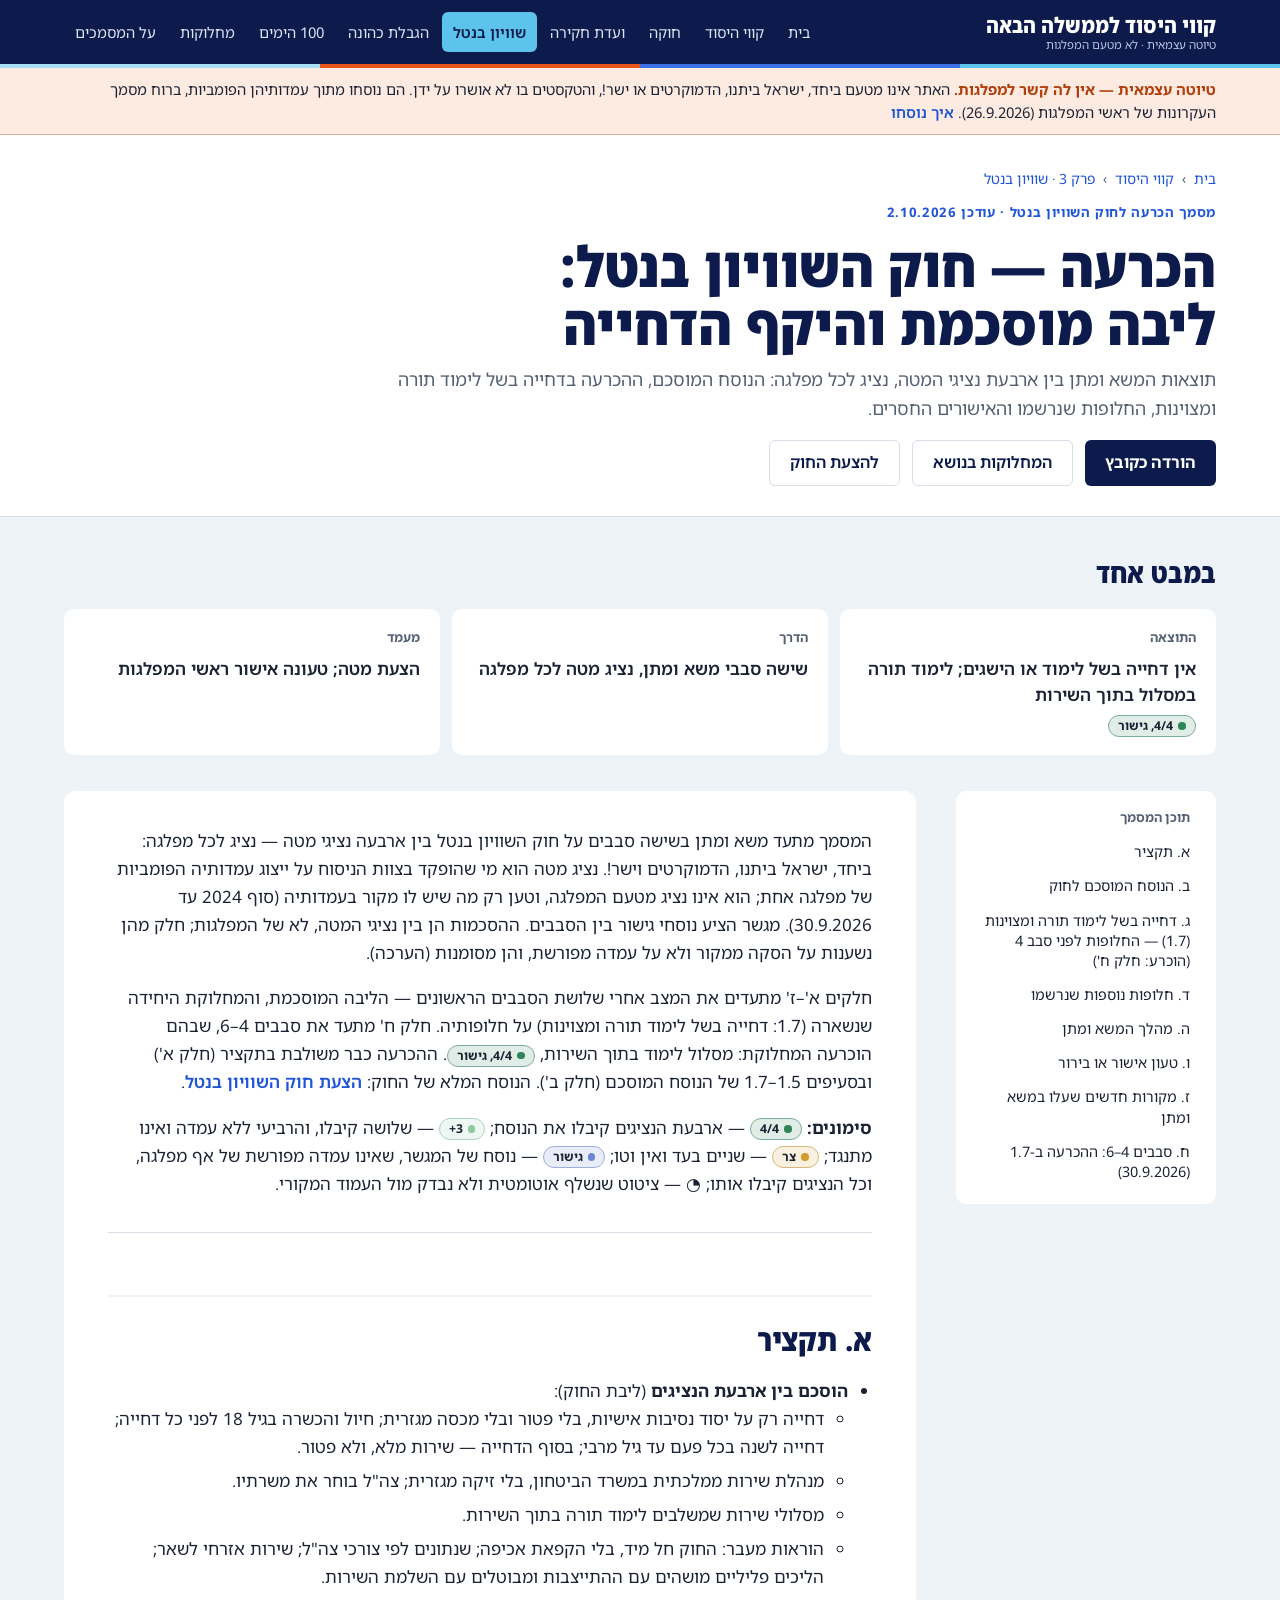
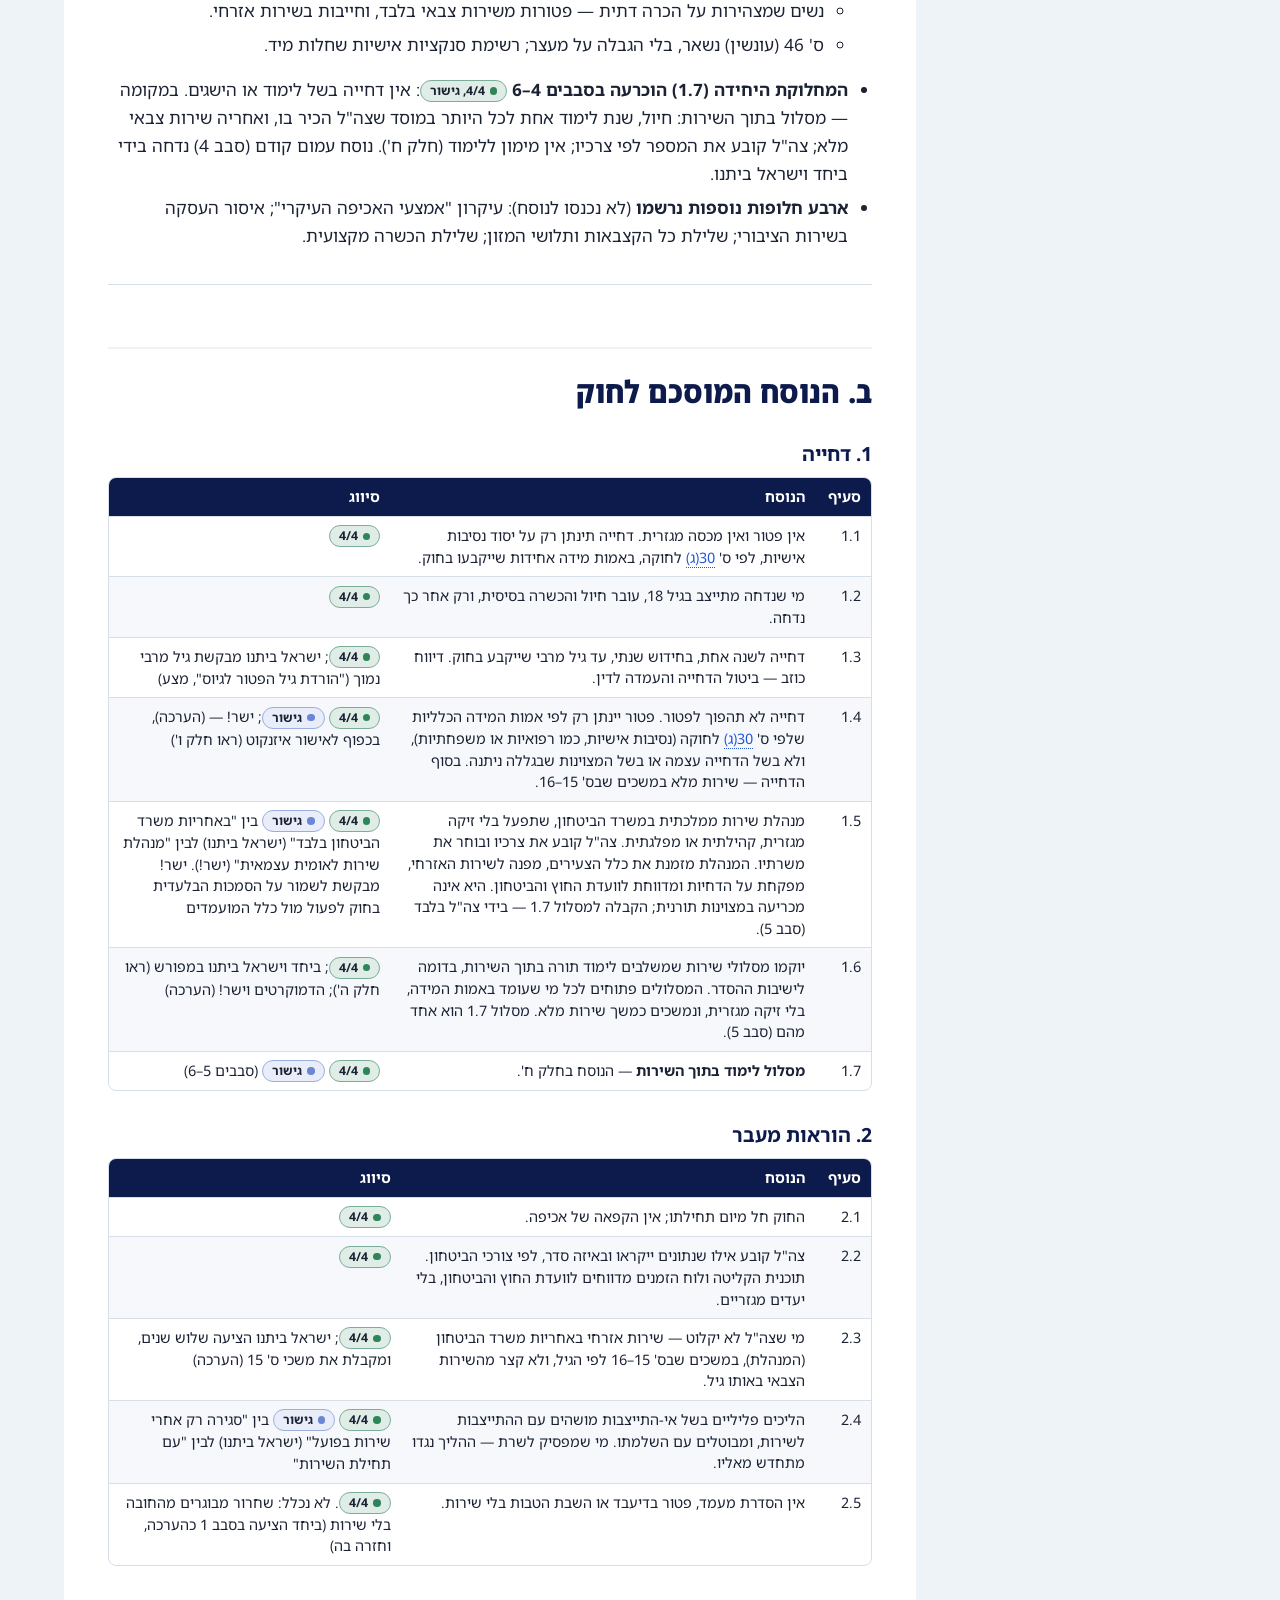
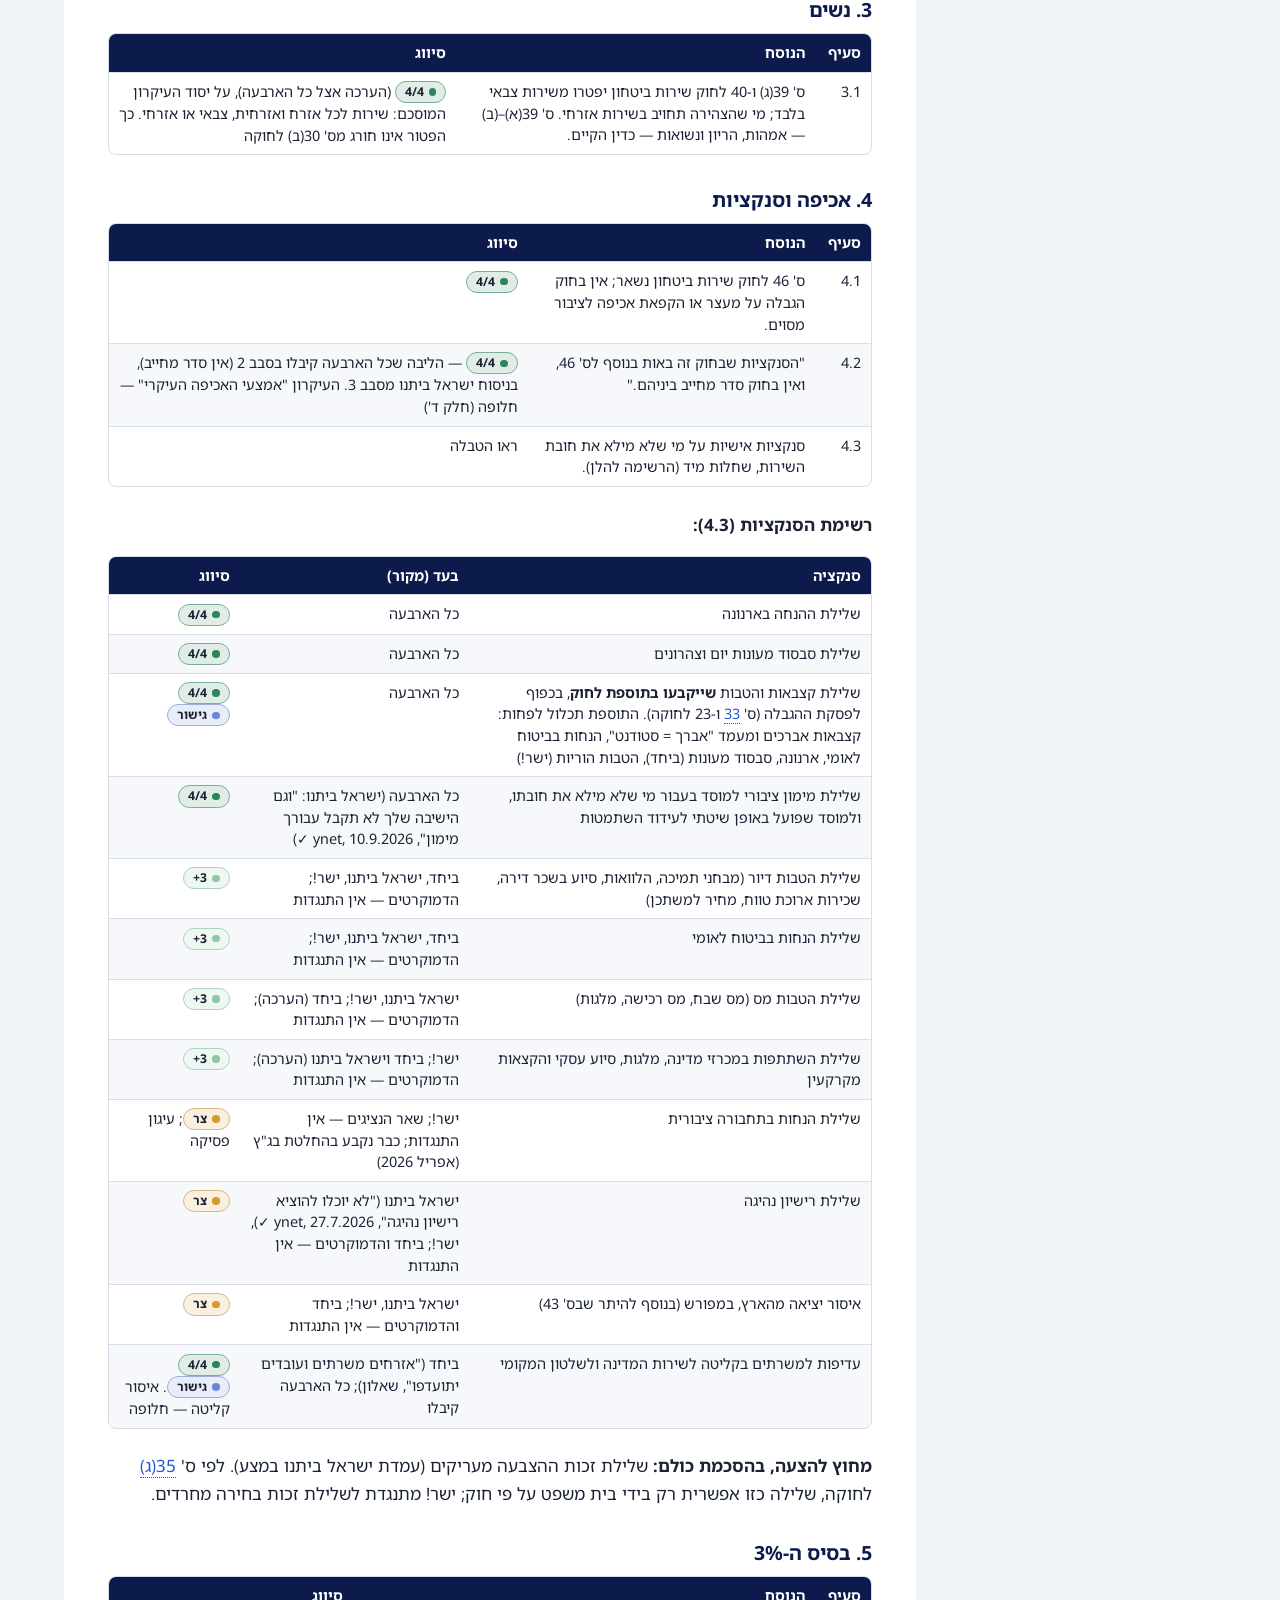
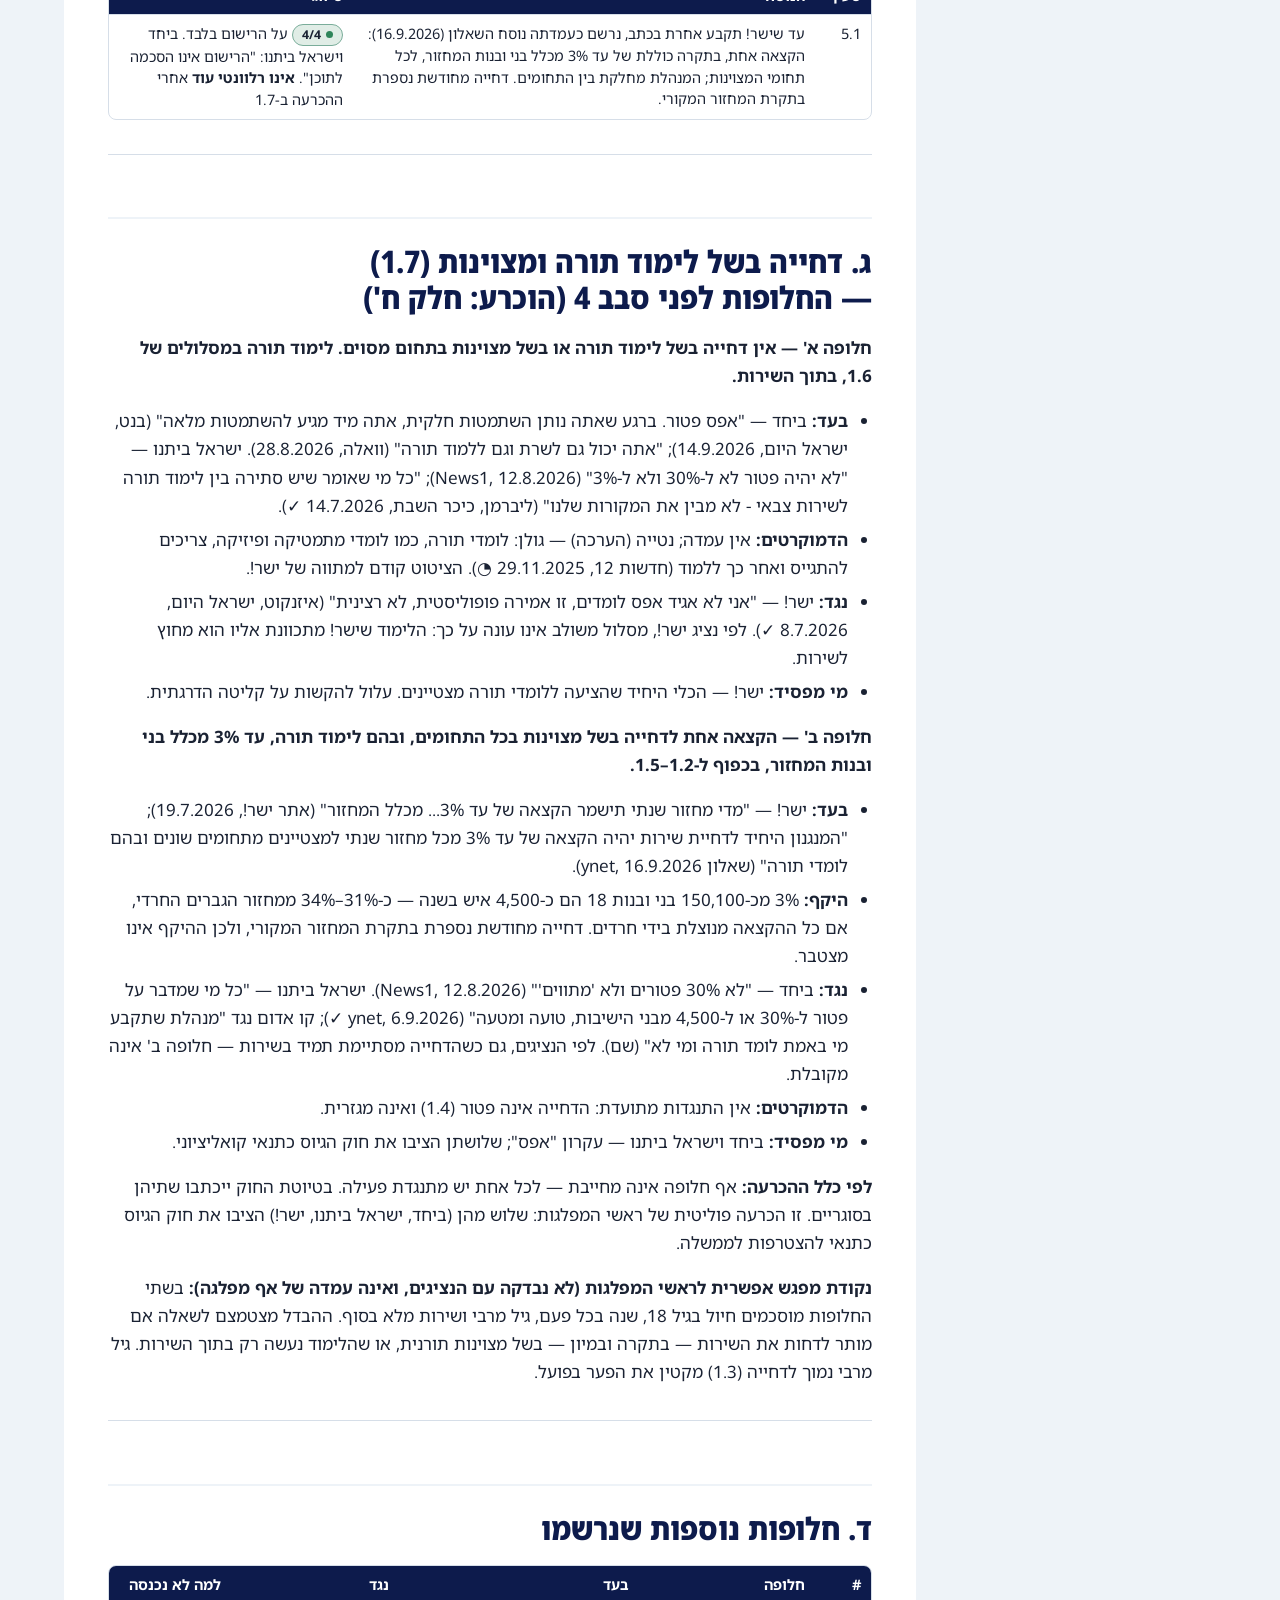
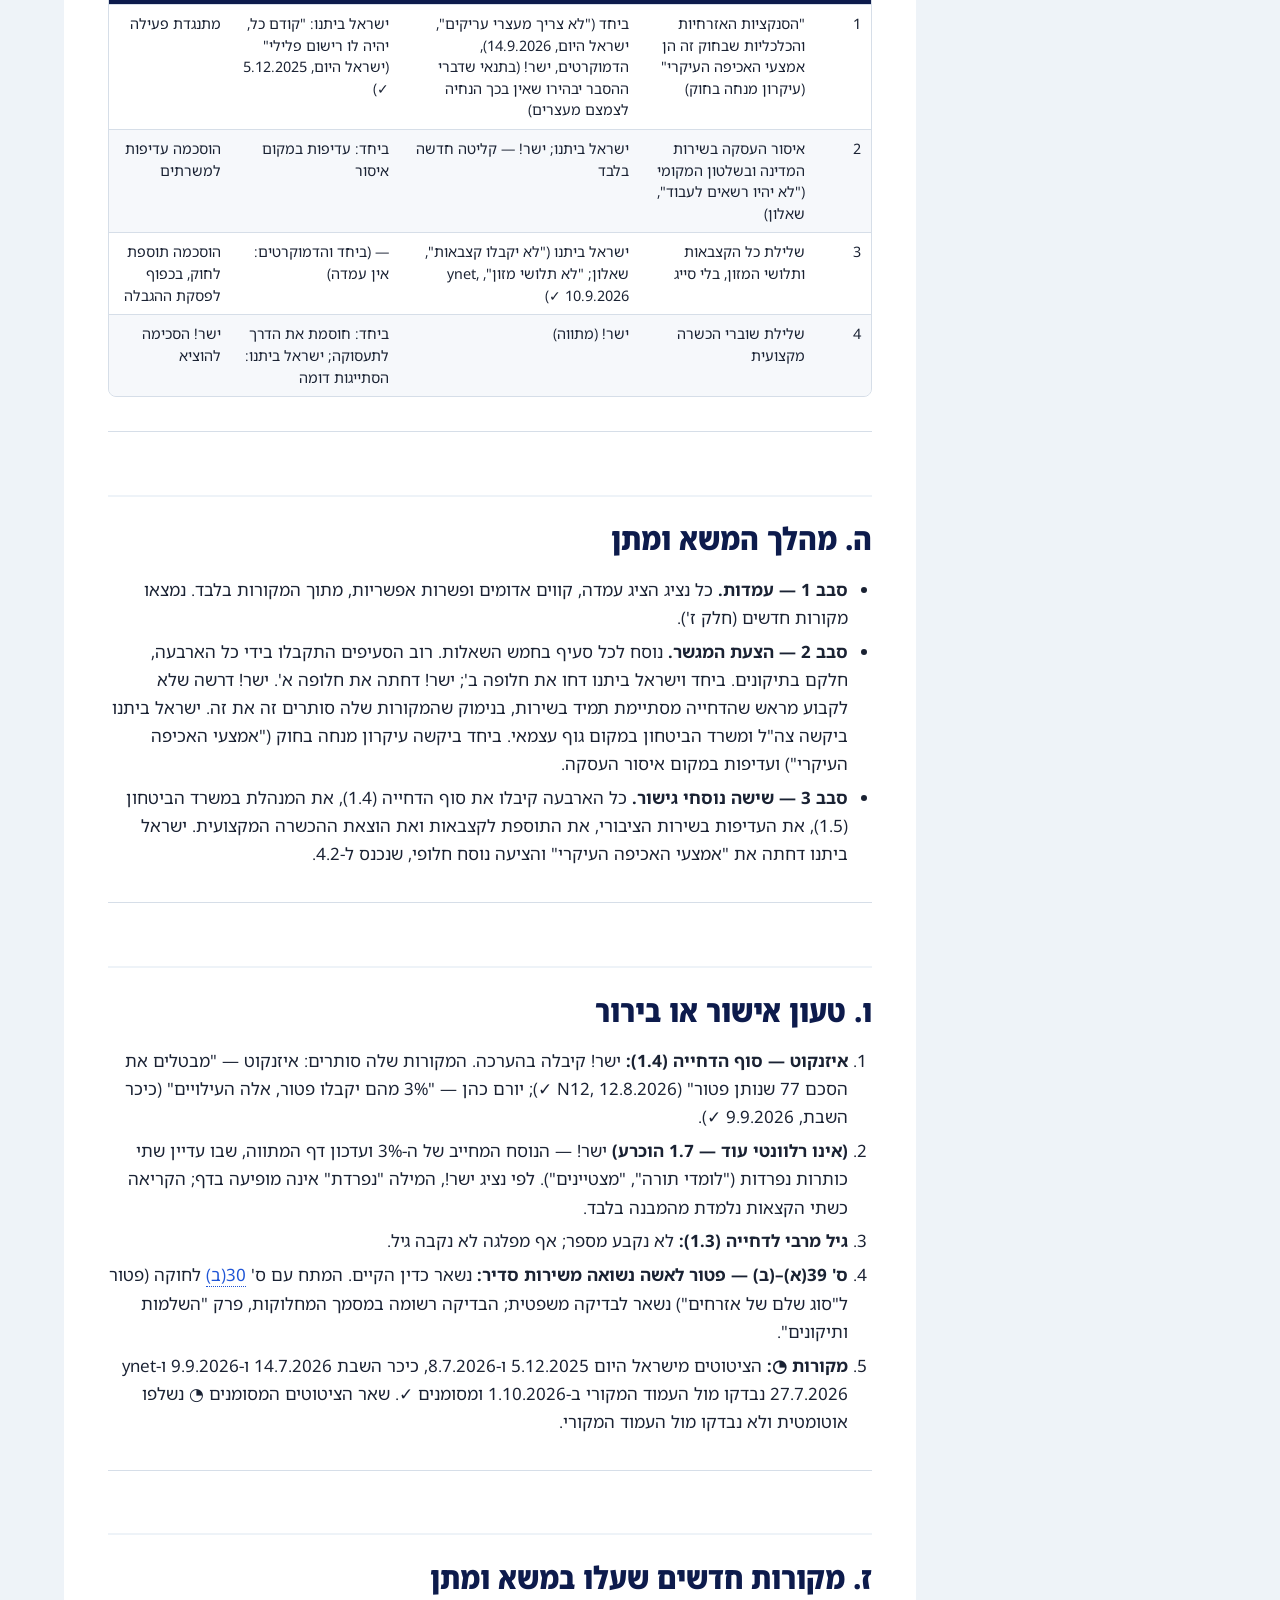
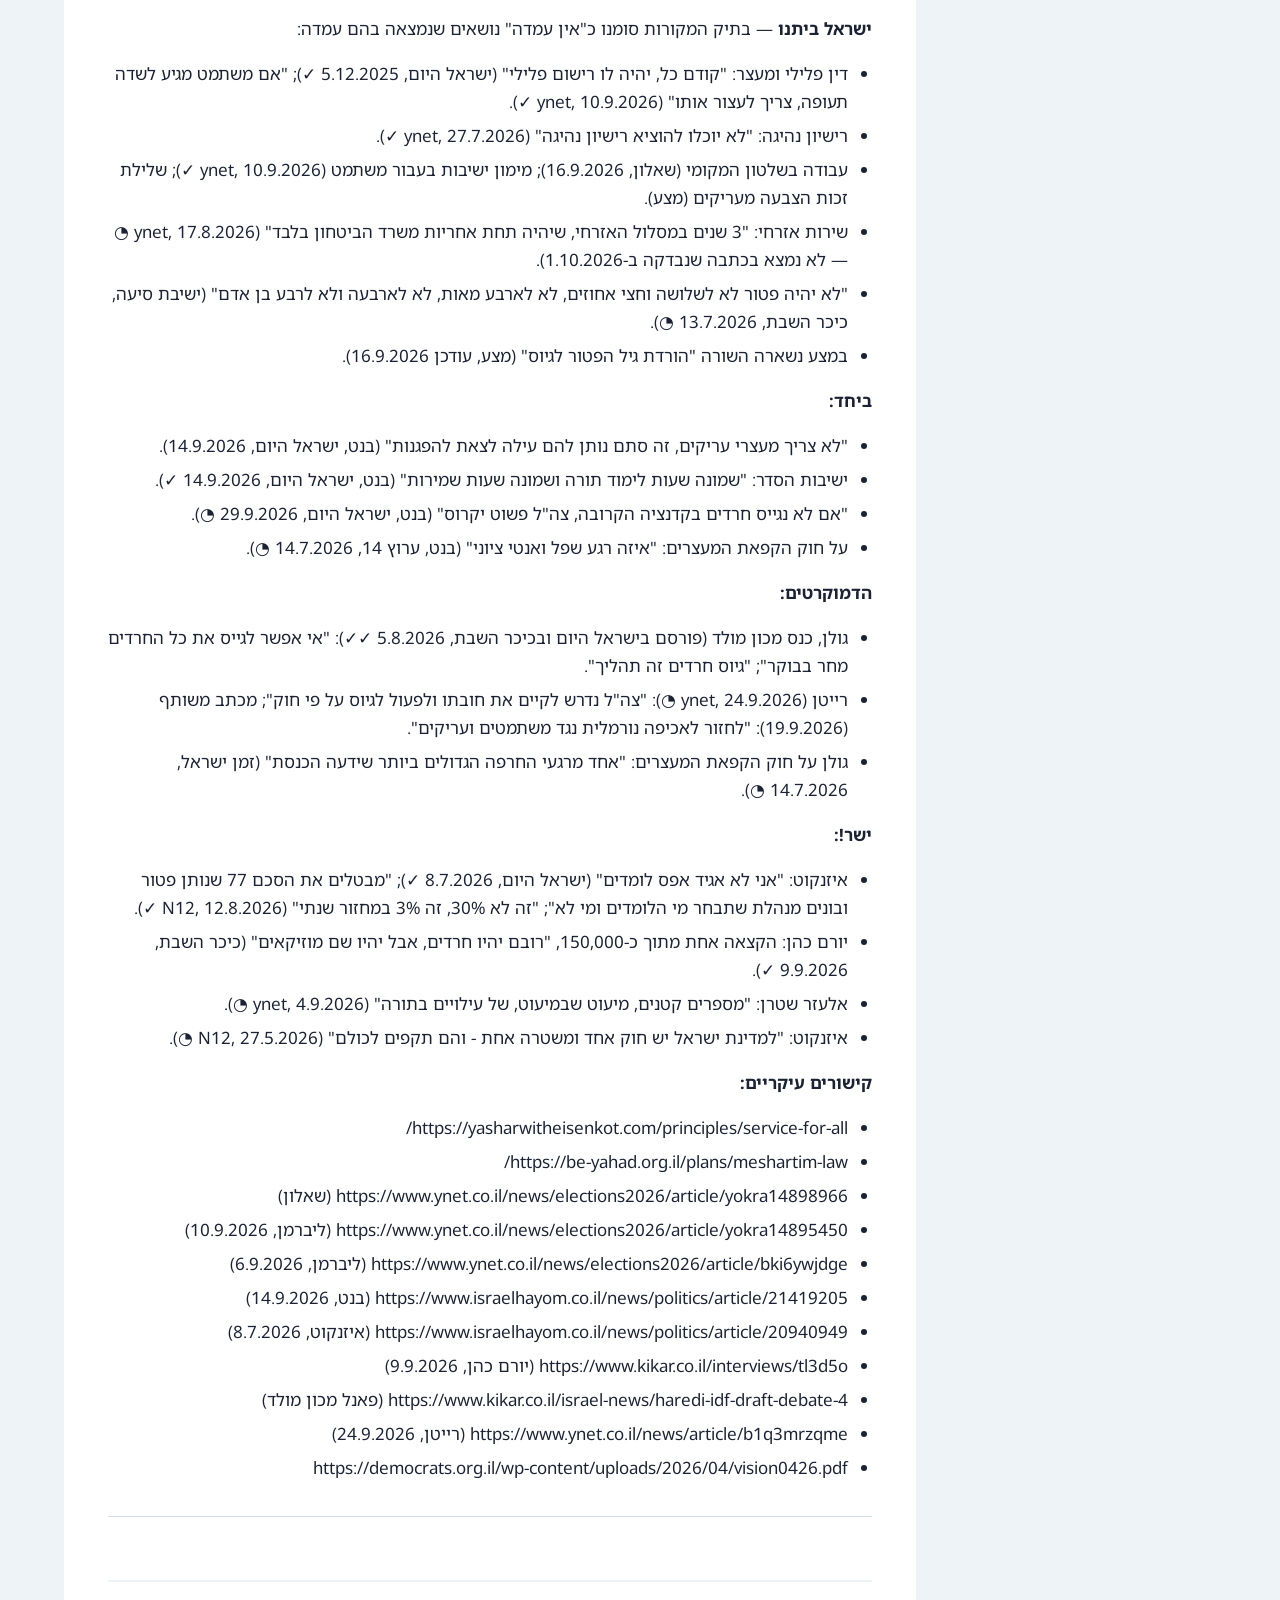
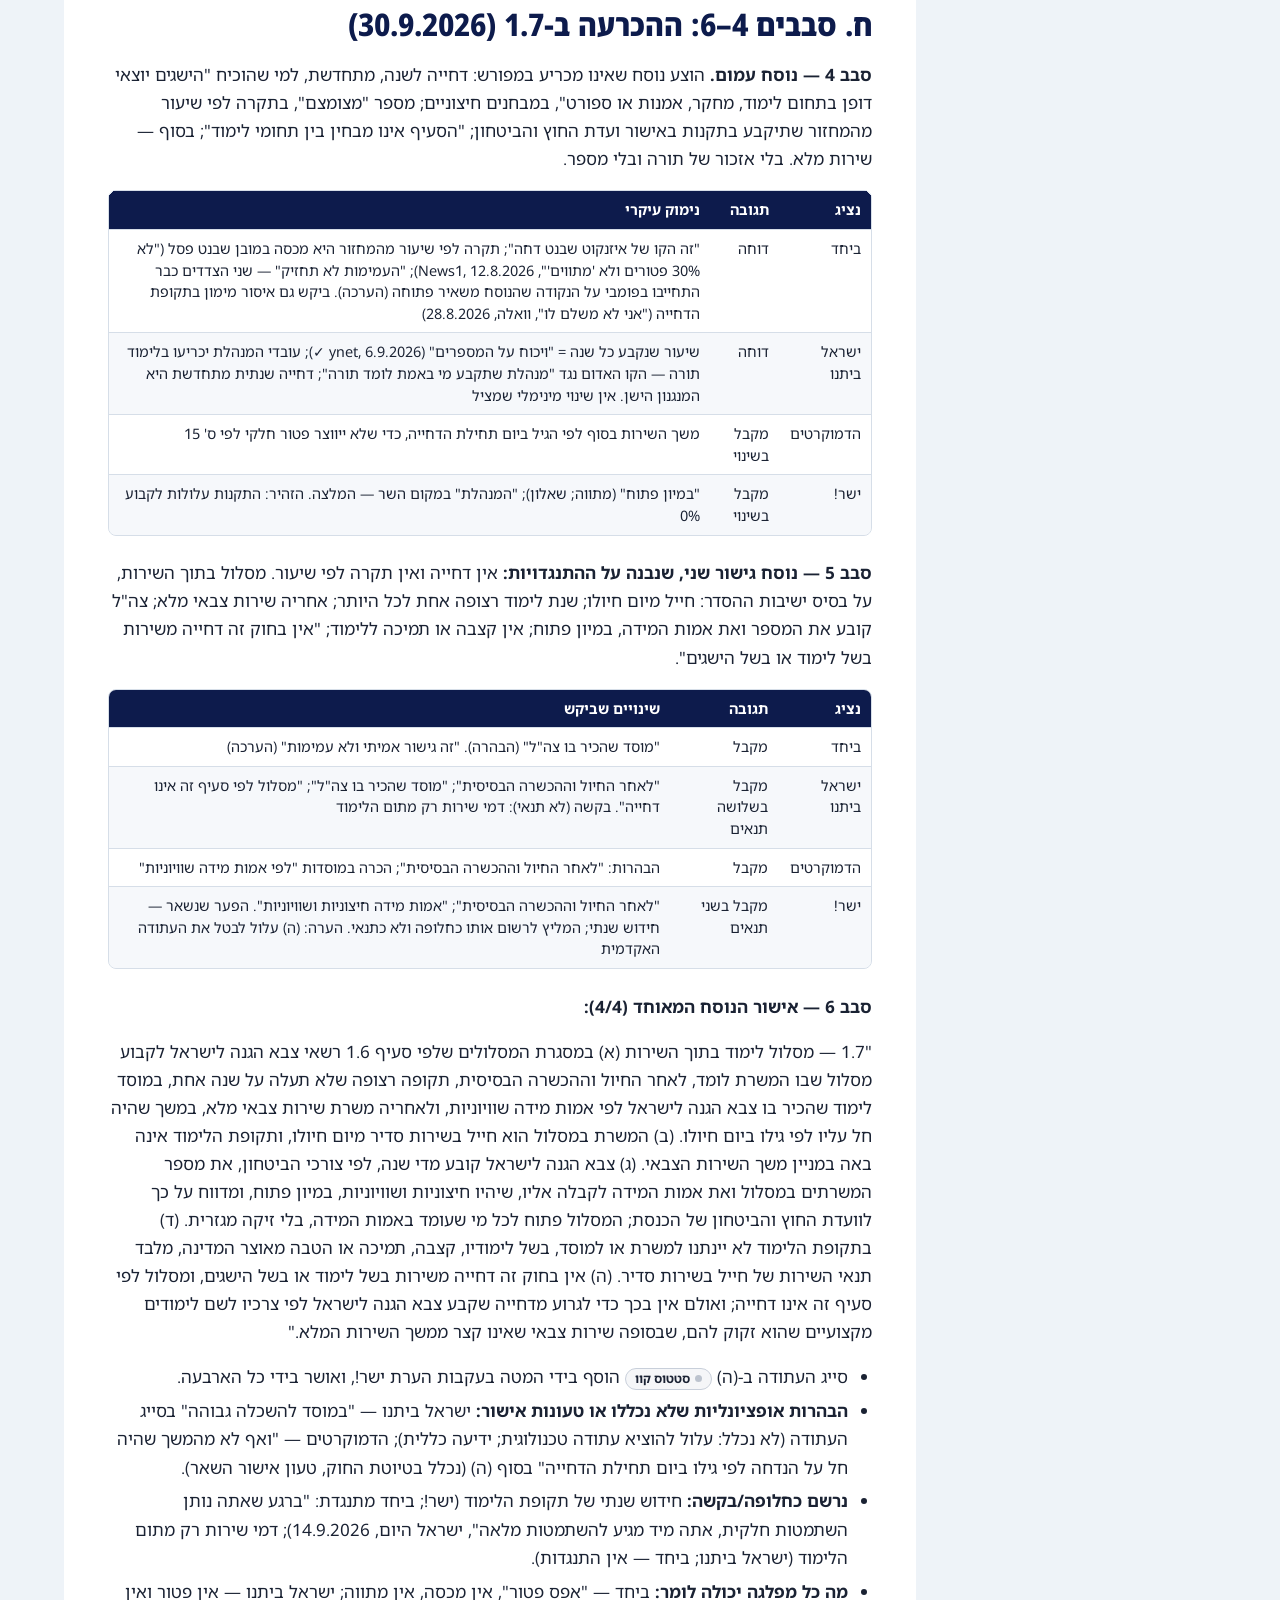
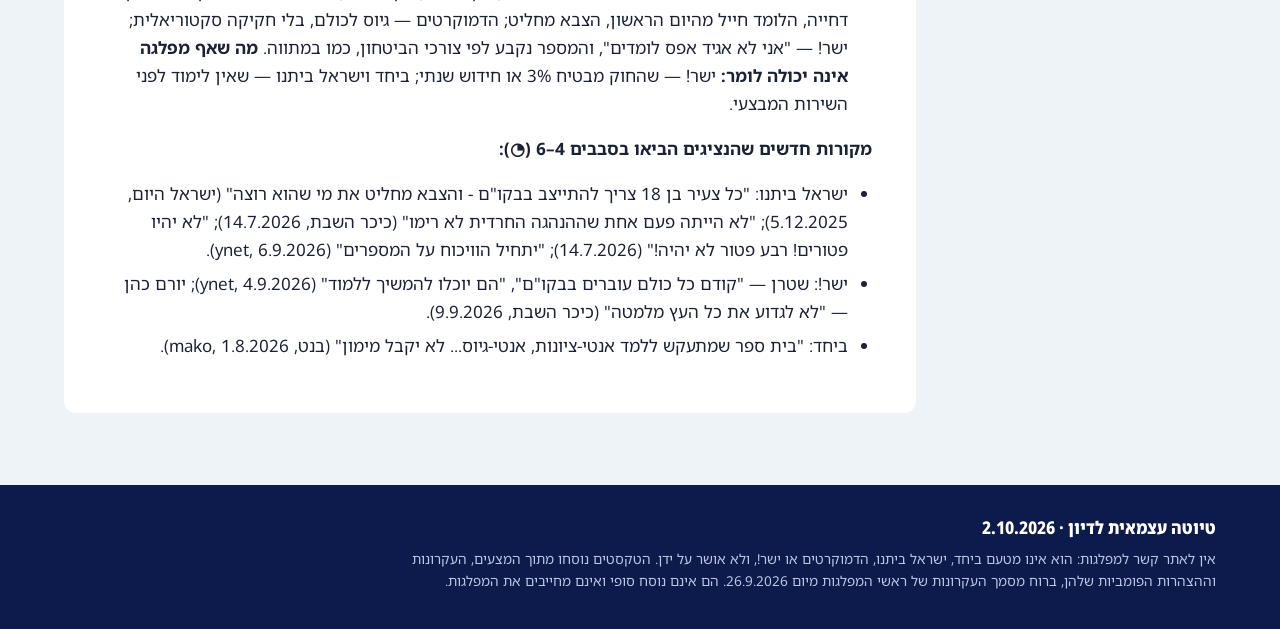
<file: deferral-decision.html>
<!doctype html>
<html lang="he" dir="rtl">
<head>
<meta charset="utf-8">
<meta name="viewport" content="width=device-width, initial-scale=1, viewport-fit=cover">
<title>הכרעה — חוק השוויון בנטל: ליבה מוסכמת והיקף הדחייה — טיוטה עצמאית</title>
<meta name="description" content="תוצאות המשא ומתן בין ארבעת נציגי המטה, נציג לכל מפלגה: הנוסח המוסכם, ההכרעה בדחייה בשל לימוד תורה ומצוינות, החלופות שנרשמו והאישורים החסרים. טיוטה עצמאית, לא מטעם המפלגות.">
<link rel="stylesheet" href="assets/style.css">
</head>
<body>
<a class="skip" href="#content">דלג לתוכן</a>
<header class="topbar"><div class="topbar-inner"><a class="brand" href="index.html"><b>קווי היסוד לממשלה הבאה</b><span>טיוטה עצמאית · לא מטעם המפלגות</span></a><nav class="nav" aria-label="ניווט ראשי"><a href="index.html">בית</a><a href="guidelines.html">קווי היסוד</a><a href="constitution.html">חוקה</a><a href="inquiry.html">ועדת חקירה</a><a href="equal-burden.html" aria-current="page">שוויון בנטל</a><a href="term-limits.html">הגבלת כהונה</a><a href="100-days.html">100 הימים</a><a href="disputes.html">מחלוקות</a><a href="letter.html">על המסמכים</a></nav></div><div class="stripe" aria-hidden="true"><span></span><span></span><span></span><span></span></div></header>
<div class="notice" role="note"><div class="wrap"><b>טיוטה עצמאית — אין לה קשר למפלגות.</b> האתר אינו מטעם ביחד, ישראל ביתנו, הדמוקרטים או ישר!, והטקסטים בו לא אושרו על ידן. הם נוסחו מתוך עמדותיהן הפומביות, ברוח מסמך העקרונות של ראשי המפלגות (26.9.2026). <a href="letter.html">איך נוסחו</a></div></div>
<main id="content" tabindex="-1"><section class="page-head"><div class="wrap"><nav class="crumbs" aria-label="מיקום באתר"><a href="index.html">בית</a><span aria-hidden="true">›</span><a href="guidelines.html">קווי היסוד</a><span aria-hidden="true">›</span><a href="equal-burden.html">פרק 3 · שוויון בנטל</a></nav><span class="kicker">מסמך הכרעה לחוק השוויון בנטל · עודכן 2.10.2026</span><h1>הכרעה — חוק השוויון בנטל: ליבה מוסכמת והיקף הדחייה</h1><p class="lede">תוצאות המשא ומתן בין ארבעת נציגי המטה, נציג לכל מפלגה: הנוסח המוסכם, ההכרעה בדחייה בשל לימוד תורה ומצוינות, החלופות שנרשמו והאישורים החסרים.</p><div class="actions no-print"><a class="btn btn-ink" href="pdf/הכרעה-היקף-הדחייה.pdf" download>הורדה כקובץ</a><a class="btn btn-outline" href="disputes.html#חוק-השוויון-בנטל">המחלוקות בנושא</a><a class="btn btn-outline" href="equal-burden.html">להצעת החוק</a></div></div></section><div class="wrap page-main"><section class="glance" aria-labelledby="glance-h"><h2 id="glance-h">במבט אחד</h2><div class="tiles"><div class="tile"><span class="tile-label">התוצאה</span><span class="tile-value">אין דחייה בשל לימוד או הישגים; לימוד תורה במסלול בתוך השירות</span><span class="tag lvl-all4" title="ארבע המפלגות"><span class="dot" aria-hidden="true"></span>4/4, גישור<span class="sr"> — ארבע המפלגות</span></span></div><div class="tile"><span class="tile-label">הדרך</span><span class="tile-value">שישה סבבי משא ומתן, נציג מטה לכל מפלגה</span></div><div class="tile"><span class="tile-label">מעמד</span><span class="tile-value">הצעת מטה; טעונה אישור ראשי המפלגות</span></div></div></section><div class="doc-layout"><nav class="rail" aria-label="תוכן המסמך"><h2>תוכן המסמך</h2><ol><li><a href="#א-תקציר">א. תקציר</a></li><li><a href="#ב-הנוסח-המוסכם-לחוק">ב. הנוסח המוסכם לחוק</a></li><li><a href="#ג-דחייה-בשל-לימוד-תורה-ומצוינות-17-החלופות-לפני-סבב-4-הוכרע-חלק-ח">ג. דחייה בשל לימוד תורה ומצוינות (1.7) — החלופות לפני סבב 4 (הוכרע: חלק ח')</a></li><li><a href="#ד-חלופות-נוספות-שנרשמו">ד. חלופות נוספות שנרשמו</a></li><li><a href="#ה-מהלך-המשא-ומתן">ה. מהלך המשא ומתן</a></li><li><a href="#ו-טעון-אישור-או-בירור">ו. טעון אישור או בירור</a></li><li><a href="#ז-מקורות-חדשים-שעלו-במשא-ומתן">ז. מקורות חדשים שעלו במשא ומתן</a></li><li><a href="#ח-סבבים-46-ההכרעה-ב-17-3092026">ח. סבבים 4–6: ההכרעה ב-1.7 (30.9.2026)</a></li></ol></nav><article class="doc"><details class="toc no-print"><summary>תוכן העניינים</summary><ol><li><a href="#א-תקציר">א. תקציר</a></li><li><a href="#ב-הנוסח-המוסכם-לחוק">ב. הנוסח המוסכם לחוק</a></li><li><a href="#ג-דחייה-בשל-לימוד-תורה-ומצוינות-17-החלופות-לפני-סבב-4-הוכרע-חלק-ח">ג. דחייה בשל לימוד תורה ומצוינות (1.7) — החלופות לפני סבב 4 (הוכרע: חלק ח')</a></li><li><a href="#ד-חלופות-נוספות-שנרשמו">ד. חלופות נוספות שנרשמו</a></li><li><a href="#ה-מהלך-המשא-ומתן">ה. מהלך המשא ומתן</a></li><li><a href="#ו-טעון-אישור-או-בירור">ו. טעון אישור או בירור</a></li><li><a href="#ז-מקורות-חדשים-שעלו-במשא-ומתן">ז. מקורות חדשים שעלו במשא ומתן</a></li><li><a href="#ח-סבבים-46-ההכרעה-ב-17-3092026">ח. סבבים 4–6: ההכרעה ב-1.7 (30.9.2026)</a></li></ol></details><p>המסמך מתעד משא ומתן בשישה סבבים על חוק השוויון בנטל בין ארבעה נציגי מטה — נציג לכל מפלגה: ביחד, ישראל ביתנו, הדמוקרטים וישר!. נציג מטה הוא מי שהופקד בצוות הניסוח על ייצוג עמדותיה הפומביות של מפלגה אחת; הוא אינו נציג מטעם המפלגה, וטען רק מה שיש לו מקור בעמדותיה (סוף 2024 עד 30.9.2026). מגשר הציע נוסחי גישור בין הסבבים. ההסכמות הן בין נציגי המטה, לא של המפלגות; חלק מהן נשענות על הסקה ממקור ולא על עמדה מפורשת, והן מסומנות (הערכה).</p>
<p>חלקים א'–ז' מתעדים את המצב אחרי שלושת הסבבים הראשונים — הליבה המוסכמת, והמחלוקת היחידה שנשארה (1.7: דחייה בשל לימוד תורה ומצוינות) על חלופותיה. חלק ח' מתעד את סבבים 4–6, שבהם הוכרעה המחלוקת: מסלול לימוד בתוך השירות, <span class="tag lvl-all4" title="ארבע המפלגות"><span class="dot" aria-hidden="true"></span>4/4, גישור<span class="sr"> — ארבע המפלגות</span></span>. ההכרעה כבר משולבת בתקציר (חלק א') ובסעיפים 1.5–1.7 של הנוסח המוסכם (חלק ב'). הנוסח המלא של החוק: <a class="docref" href="equal-burden.html">הצעת חוק השוויון בנטל</a>.</p>
<p><strong>סימונים:</strong> <span class="tag lvl-all4" title="ארבע המפלגות"><span class="dot" aria-hidden="true"></span>4/4<span class="sr"> — ארבע המפלגות</span></span> — ארבעת הנציגים קיבלו את הנוסח; <span class="tag lvl-three" title="שלוש מפלגות, והרביעית ללא עמדה ואינה מתנגדת"><span class="dot" aria-hidden="true"></span>3+<span class="sr"> — שלוש מפלגות, והרביעית ללא עמדה ואינה מתנגדת</span></span> — שלושה קיבלו, והרביעי ללא עמדה ואינו מתנגד; <span class="tag lvl-narrow" title="מכנה משותף צר"><span class="dot" aria-hidden="true"></span>צר<span class="sr"> — מכנה משותף צר</span></span> — שניים בעד ואין וטו; <span class="tag lvl-bridge" title="נוסח של המטה שנדרש כדי שהסעיף יעבוד"><span class="dot" aria-hidden="true"></span>גישור<span class="sr"> — נוסח של המטה שנדרש כדי שהסעיף יעבוד</span></span> — נוסח של המגשר, שאינו עמדה מפורשת של אף מפלגה, וכל הנציגים קיבלו אותו; ◔ — ציטוט שנשלף אוטומטית ולא נבדק מול העמוד המקורי.</p>
<hr />
<h2 id="א-תקציר">א. תקציר</h2>
<ul>
<li><strong>הוסכם בין ארבעת הנציגים</strong> (ליבת החוק):<ul>
<li>דחייה רק על יסוד נסיבות אישיות, בלי פטור ובלי מכסה מגזרית; חיול והכשרה בגיל 18 לפני כל דחייה; דחייה לשנה בכל פעם עד גיל מרבי; בסוף הדחייה — שירות מלא, ולא פטור.</li>
<li>מנהלת שירות ממלכתית במשרד הביטחון, בלי זיקה מגזרית; צה"ל בוחר את משרתיו.</li>
<li>מסלולי שירות שמשלבים לימוד תורה בתוך השירות.</li>
<li>הוראות מעבר: החוק חל מיד, בלי הקפאת אכיפה; שנתונים לפי צורכי צה"ל; שירות אזרחי לשאר; הליכים פליליים מושהים עם ההתייצבות ומבוטלים עם השלמת השירות.</li>
<li>נשים שמצהירות על הכרה דתית — פטורות משירות צבאי בלבד, וחייבות בשירות אזרחי.</li>
<li>ס' 46 (עונשין) נשאר, בלי הגבלה על מעצר; רשימת סנקציות אישיות שחלות מיד.</li>
</ul>
</li>
<li><strong>המחלוקת היחידה (1.7) הוכרעה בסבבים 4–6</strong> <span class="tag lvl-all4" title="ארבע המפלגות"><span class="dot" aria-hidden="true"></span>4/4, גישור<span class="sr"> — ארבע המפלגות</span></span>: אין דחייה בשל לימוד או הישגים. במקומה — מסלול בתוך השירות: חיול, שנת לימוד אחת לכל היותר במוסד שצה"ל הכיר בו, ואחריה שירות צבאי מלא; צה"ל קובע את המספר לפי צרכיו; אין מימון ללימוד (חלק ח'). נוסח עמום קודם (סבב 4) נדחה בידי ביחד וישראל ביתנו.</li>
<li><strong>ארבע חלופות נוספות נרשמו</strong> (לא נכנסו לנוסח): עיקרון "אמצעי האכיפה העיקרי"; איסור העסקה בשירות הציבורי; שלילת כל הקצבאות ותלושי המזון; שלילת הכשרה מקצועית.</li>
</ul>
<hr />
<h2 id="ב-הנוסח-המוסכם-לחוק">ב. הנוסח המוסכם לחוק</h2>
<h3 id="1-דחייה">1. דחייה</h3>
<div class="table-wrap"><table>
<thead>
<tr>
<th>סעיף</th>
<th>הנוסח</th>
<th>סיווג</th>
</tr>
</thead>
<tbody>
<tr>
<td>1.1</td>
<td>אין פטור ואין מכסה מגזרית. דחייה תינתן רק על יסוד נסיבות אישיות, לפי ס' <a class="xref" href="constitution.html#s-30">30(ג)</a> לחוקה, באמות מידה אחידות שייקבעו בחוק.</td>
<td><span class="tag lvl-all4" title="ארבע המפלגות"><span class="dot" aria-hidden="true"></span>4/4<span class="sr"> — ארבע המפלגות</span></span></td>
</tr>
<tr>
<td>1.2</td>
<td>מי שנדחה מתייצב בגיל 18, עובר חיול והכשרה בסיסית, ורק אחר כך נדחה.</td>
<td><span class="tag lvl-all4" title="ארבע המפלגות"><span class="dot" aria-hidden="true"></span>4/4<span class="sr"> — ארבע המפלגות</span></span></td>
</tr>
<tr>
<td>1.3</td>
<td>דחייה לשנה אחת, בחידוש שנתי, עד גיל מרבי שייקבע בחוק. דיווח כוזב — ביטול הדחייה והעמדה לדין.</td>
<td><span class="tag lvl-all4" title="ארבע המפלגות"><span class="dot" aria-hidden="true"></span>4/4<span class="sr"> — ארבע המפלגות</span></span>; ישראל ביתנו מבקשת גיל מרבי נמוך ("הורדת גיל הפטור לגיוס", מצע)</td>
</tr>
<tr>
<td>1.4</td>
<td>דחייה לא תהפוך לפטור. פטור יינתן רק לפי אמות המידה הכלליות שלפי ס' <a class="xref" href="constitution.html#s-30">30(ג)</a> לחוקה (נסיבות אישיות, כמו רפואיות או משפחתיות), ולא בשל הדחייה עצמה או בשל המצוינות שבגללה ניתנה. בסוף הדחייה — שירות מלא במשכים שבס' 15–16.</td>
<td><span class="tag lvl-all4" title="ארבע המפלגות"><span class="dot" aria-hidden="true"></span>4/4<span class="sr"> — ארבע המפלגות</span></span> <span class="tag lvl-bridge" title="נוסח של המטה שנדרש כדי שהסעיף יעבוד"><span class="dot" aria-hidden="true"></span>גישור<span class="sr"> — נוסח של המטה שנדרש כדי שהסעיף יעבוד</span></span>; ישר! — (הערכה), בכפוף לאישור איזנקוט (ראו חלק ו')</td>
</tr>
<tr>
<td>1.5</td>
<td>מנהלת שירות ממלכתית במשרד הביטחון, שתפעל בלי זיקה מגזרית, קהילתית או מפלגתית. צה"ל קובע את צרכיו ובוחר את משרתיו. המנהלת מזמנת את כלל הצעירים, מפנה לשירות האזרחי, מפקחת על הדחיות ומדווחת לוועדת החוץ והביטחון. היא אינה מכריעה במצוינות תורנית; הקבלה למסלול 1.7 — בידי צה"ל בלבד (סבב 5).</td>
<td><span class="tag lvl-all4" title="ארבע המפלגות"><span class="dot" aria-hidden="true"></span>4/4<span class="sr"> — ארבע המפלגות</span></span> <span class="tag lvl-bridge" title="נוסח של המטה שנדרש כדי שהסעיף יעבוד"><span class="dot" aria-hidden="true"></span>גישור<span class="sr"> — נוסח של המטה שנדרש כדי שהסעיף יעבוד</span></span> בין "באחריות משרד הביטחון בלבד" (ישראל ביתנו) לבין "מנהלת שירות לאומית עצמאית" (ישר!). ישר! מבקשת לשמור על הסמכות הבלעדית בחוק לפעול מול כלל המועמדים</td>
</tr>
<tr>
<td>1.6</td>
<td>יוקמו מסלולי שירות שמשלבים לימוד תורה בתוך השירות, בדומה לישיבות ההסדר. המסלולים פתוחים לכל מי שעומד באמות המידה, בלי זיקה מגזרית, ונמשכים כמשך שירות מלא. מסלול 1.7 הוא אחד מהם (סבב 5).</td>
<td><span class="tag lvl-all4" title="ארבע המפלגות"><span class="dot" aria-hidden="true"></span>4/4<span class="sr"> — ארבע המפלגות</span></span>; ביחד וישראל ביתנו במפורש (ראו חלק ה'); הדמוקרטים וישר! (הערכה)</td>
</tr>
<tr>
<td>1.7</td>
<td><strong>מסלול לימוד בתוך השירות</strong> — הנוסח בחלק ח'.</td>
<td><span class="tag lvl-all4" title="ארבע המפלגות"><span class="dot" aria-hidden="true"></span>4/4<span class="sr"> — ארבע המפלגות</span></span> <span class="tag lvl-bridge" title="נוסח של המטה שנדרש כדי שהסעיף יעבוד"><span class="dot" aria-hidden="true"></span>גישור<span class="sr"> — נוסח של המטה שנדרש כדי שהסעיף יעבוד</span></span> (סבבים 5–6)</td>
</tr>
</tbody>
</table></div>
<h3 id="2-הוראות-מעבר">2. הוראות מעבר</h3>
<div class="table-wrap"><table>
<thead>
<tr>
<th>סעיף</th>
<th>הנוסח</th>
<th>סיווג</th>
</tr>
</thead>
<tbody>
<tr>
<td>2.1</td>
<td>החוק חל מיום תחילתו; אין הקפאה של אכיפה.</td>
<td><span class="tag lvl-all4" title="ארבע המפלגות"><span class="dot" aria-hidden="true"></span>4/4<span class="sr"> — ארבע המפלגות</span></span></td>
</tr>
<tr>
<td>2.2</td>
<td>צה"ל קובע אילו שנתונים ייקראו ובאיזה סדר, לפי צורכי הביטחון. תוכנית הקליטה ולוח הזמנים מדווחים לוועדת החוץ והביטחון, בלי יעדים מגזריים.</td>
<td><span class="tag lvl-all4" title="ארבע המפלגות"><span class="dot" aria-hidden="true"></span>4/4<span class="sr"> — ארבע המפלגות</span></span></td>
</tr>
<tr>
<td>2.3</td>
<td>מי שצה"ל לא יקלוט — שירות אזרחי באחריות משרד הביטחון (המנהלת), במשכים שבס' 15–16 לפי הגיל, ולא קצר מהשירות הצבאי באותו גיל.</td>
<td><span class="tag lvl-all4" title="ארבע המפלגות"><span class="dot" aria-hidden="true"></span>4/4<span class="sr"> — ארבע המפלגות</span></span>; ישראל ביתנו הציעה שלוש שנים, ומקבלת את משכי ס' 15 (הערכה)</td>
</tr>
<tr>
<td>2.4</td>
<td>הליכים פליליים בשל אי-התייצבות מושהים עם ההתייצבות לשירות, ומבוטלים עם השלמתו. מי שמפסיק לשרת — ההליך נגדו מתחדש מאליו.</td>
<td><span class="tag lvl-all4" title="ארבע המפלגות"><span class="dot" aria-hidden="true"></span>4/4<span class="sr"> — ארבע המפלגות</span></span> <span class="tag lvl-bridge" title="נוסח של המטה שנדרש כדי שהסעיף יעבוד"><span class="dot" aria-hidden="true"></span>גישור<span class="sr"> — נוסח של המטה שנדרש כדי שהסעיף יעבוד</span></span> בין "סגירה רק אחרי שירות בפועל" (ישראל ביתנו) לבין "עם תחילת השירות"</td>
</tr>
<tr>
<td>2.5</td>
<td>אין הסדרת מעמד, פטור בדיעבד או השבת הטבות בלי שירות.</td>
<td><span class="tag lvl-all4" title="ארבע המפלגות"><span class="dot" aria-hidden="true"></span>4/4<span class="sr"> — ארבע המפלגות</span></span>. לא נכלל: שחרור מבוגרים מהחובה בלי שירות (ביחד הציעה בסבב 1 כהערכה, וחזרה בה)</td>
</tr>
</tbody>
</table></div>
<h3 id="3-נשים">3. נשים</h3>
<div class="table-wrap"><table>
<thead>
<tr>
<th>סעיף</th>
<th>הנוסח</th>
<th>סיווג</th>
</tr>
</thead>
<tbody>
<tr>
<td>3.1</td>
<td>ס' 39(ג) ו-40 לחוק שירות ביטחון יפטרו משירות צבאי בלבד; מי שהצהירה תחויב בשירות אזרחי. ס' 39(א)–(ב) — אמהות, הריון ונשואות — כדין הקיים.</td>
<td><span class="tag lvl-all4" title="ארבע המפלגות"><span class="dot" aria-hidden="true"></span>4/4<span class="sr"> — ארבע המפלגות</span></span> (הערכה אצל כל הארבעה), על יסוד העיקרון המוסכם: שירות לכל אזרח ואזרחית, צבאי או אזרחי. כך הפטור אינו חורג מס' 30(ב) לחוקה</td>
</tr>
</tbody>
</table></div>
<h3 id="4-אכיפה-וסנקציות">4. אכיפה וסנקציות</h3>
<div class="table-wrap"><table>
<thead>
<tr>
<th>סעיף</th>
<th>הנוסח</th>
<th>סיווג</th>
</tr>
</thead>
<tbody>
<tr>
<td>4.1</td>
<td>ס' 46 לחוק שירות ביטחון נשאר; אין בחוק הגבלה על מעצר או הקפאת אכיפה לציבור מסוים.</td>
<td><span class="tag lvl-all4" title="ארבע המפלגות"><span class="dot" aria-hidden="true"></span>4/4<span class="sr"> — ארבע המפלגות</span></span></td>
</tr>
<tr>
<td>4.2</td>
<td>"הסנקציות שבחוק זה באות בנוסף לס' 46, ואין בחוק סדר מחייב ביניהם."</td>
<td><span class="tag lvl-all4" title="ארבע המפלגות"><span class="dot" aria-hidden="true"></span>4/4<span class="sr"> — ארבע המפלגות</span></span> — הליבה שכל הארבעה קיבלו בסבב 2 (אין סדר מחייב), בניסוח ישראל ביתנו מסבב 3. העיקרון "אמצעי האכיפה העיקרי" — חלופה (חלק ד')</td>
</tr>
<tr>
<td>4.3</td>
<td>סנקציות אישיות על מי שלא מילא את חובת השירות, שחלות מיד (הרשימה להלן).</td>
<td>ראו הטבלה</td>
</tr>
</tbody>
</table></div>
<p><strong>רשימת הסנקציות (4.3):</strong></p>
<div class="table-wrap"><table>
<thead>
<tr>
<th>סנקציה</th>
<th>בעד (מקור)</th>
<th>סיווג</th>
</tr>
</thead>
<tbody>
<tr>
<td>שלילת ההנחה בארנונה</td>
<td>כל הארבעה</td>
<td><span class="tag lvl-all4" title="ארבע המפלגות"><span class="dot" aria-hidden="true"></span>4/4<span class="sr"> — ארבע המפלגות</span></span></td>
</tr>
<tr>
<td>שלילת סבסוד מעונות יום וצהרונים</td>
<td>כל הארבעה</td>
<td><span class="tag lvl-all4" title="ארבע המפלגות"><span class="dot" aria-hidden="true"></span>4/4<span class="sr"> — ארבע המפלגות</span></span></td>
</tr>
<tr>
<td>שלילת קצבאות והטבות <strong>שייקבעו בתוספת לחוק</strong>, בכפוף לפסקת ההגבלה (ס' <a class="xref" href="constitution.html#s-33">33</a> ו-23 לחוקה). התוספת תכלול לפחות: קצבאות אברכים ומעמד "אברך = סטודנט", הנחות בביטוח לאומי, ארנונה, סבסוד מעונות (ביחד), הטבות הוריות (ישר!)</td>
<td>כל הארבעה</td>
<td><span class="tag lvl-all4" title="ארבע המפלגות"><span class="dot" aria-hidden="true"></span>4/4<span class="sr"> — ארבע המפלגות</span></span> <span class="tag lvl-bridge" title="נוסח של המטה שנדרש כדי שהסעיף יעבוד"><span class="dot" aria-hidden="true"></span>גישור<span class="sr"> — נוסח של המטה שנדרש כדי שהסעיף יעבוד</span></span></td>
</tr>
<tr>
<td>שלילת מימון ציבורי למוסד בעבור מי שלא מילא את חובתו, ולמוסד שפועל באופן שיטתי לעידוד השתמטות</td>
<td>כל הארבעה (ישראל ביתנו: "וגם הישיבה שלך לא תקבל עבורך מימון", ynet, 10.9.2026 ✓)</td>
<td><span class="tag lvl-all4" title="ארבע המפלגות"><span class="dot" aria-hidden="true"></span>4/4<span class="sr"> — ארבע המפלגות</span></span></td>
</tr>
<tr>
<td>שלילת הטבות דיור (מבחני תמיכה, הלוואות, סיוע בשכר דירה, שכירות ארוכת טווח, מחיר למשתכן)</td>
<td>ביחד, ישראל ביתנו, ישר!; הדמוקרטים — אין התנגדות</td>
<td><span class="tag lvl-three" title="שלוש מפלגות, והרביעית ללא עמדה ואינה מתנגדת"><span class="dot" aria-hidden="true"></span>3+<span class="sr"> — שלוש מפלגות, והרביעית ללא עמדה ואינה מתנגדת</span></span></td>
</tr>
<tr>
<td>שלילת הנחות בביטוח לאומי</td>
<td>ביחד, ישראל ביתנו, ישר!; הדמוקרטים — אין התנגדות</td>
<td><span class="tag lvl-three" title="שלוש מפלגות, והרביעית ללא עמדה ואינה מתנגדת"><span class="dot" aria-hidden="true"></span>3+<span class="sr"> — שלוש מפלגות, והרביעית ללא עמדה ואינה מתנגדת</span></span></td>
</tr>
<tr>
<td>שלילת הטבות מס (מס שבח, מס רכישה, מלגות)</td>
<td>ישראל ביתנו, ישר!; ביחד (הערכה); הדמוקרטים — אין התנגדות</td>
<td><span class="tag lvl-three" title="שלוש מפלגות, והרביעית ללא עמדה ואינה מתנגדת"><span class="dot" aria-hidden="true"></span>3+<span class="sr"> — שלוש מפלגות, והרביעית ללא עמדה ואינה מתנגדת</span></span></td>
</tr>
<tr>
<td>שלילת השתתפות במכרזי מדינה, מלגות, סיוע עסקי והקצאות מקרקעין</td>
<td>ישר!; ביחד וישראל ביתנו (הערכה); הדמוקרטים — אין התנגדות</td>
<td><span class="tag lvl-three" title="שלוש מפלגות, והרביעית ללא עמדה ואינה מתנגדת"><span class="dot" aria-hidden="true"></span>3+<span class="sr"> — שלוש מפלגות, והרביעית ללא עמדה ואינה מתנגדת</span></span></td>
</tr>
<tr>
<td>שלילת הנחות בתחבורה ציבורית</td>
<td>ישר!; שאר הנציגים — אין התנגדות; כבר נקבע בהחלטת בג"ץ (אפריל 2026)</td>
<td><span class="tag lvl-narrow" title="מכנה משותף צר"><span class="dot" aria-hidden="true"></span>צר<span class="sr"> — מכנה משותף צר</span></span>; עיגון פסיקה</td>
</tr>
<tr>
<td>שלילת רישיון נהיגה</td>
<td>ישראל ביתנו ("לא יוכלו להוציא רישיון נהיגה", ynet, 27.7.2026 ✓), ישר!; ביחד והדמוקרטים — אין התנגדות</td>
<td><span class="tag lvl-narrow" title="מכנה משותף צר"><span class="dot" aria-hidden="true"></span>צר<span class="sr"> — מכנה משותף צר</span></span></td>
</tr>
<tr>
<td>איסור יציאה מהארץ, במפורש (בנוסף להיתר שבס' 43)</td>
<td>ישראל ביתנו, ישר!; ביחד והדמוקרטים — אין התנגדות</td>
<td><span class="tag lvl-narrow" title="מכנה משותף צר"><span class="dot" aria-hidden="true"></span>צר<span class="sr"> — מכנה משותף צר</span></span></td>
</tr>
<tr>
<td>עדיפות למשרתים בקליטה לשירות המדינה ולשלטון המקומי</td>
<td>ביחד ("אזרחים משרתים ועובדים יתועדפו", שאלון); כל הארבעה קיבלו</td>
<td><span class="tag lvl-all4" title="ארבע המפלגות"><span class="dot" aria-hidden="true"></span>4/4<span class="sr"> — ארבע המפלגות</span></span> <span class="tag lvl-bridge" title="נוסח של המטה שנדרש כדי שהסעיף יעבוד"><span class="dot" aria-hidden="true"></span>גישור<span class="sr"> — נוסח של המטה שנדרש כדי שהסעיף יעבוד</span></span>. איסור קליטה — חלופה</td>
</tr>
</tbody>
</table></div>
<p><strong>מחוץ להצעה, בהסכמת כולם:</strong> שלילת זכות ההצבעה מעריקים (עמדת ישראל ביתנו במצע). לפי ס' <a class="xref" href="constitution.html#s-35">35(ג)</a> לחוקה, שלילה כזו אפשרית רק בידי בית משפט על פי חוק; ישר! מתנגדת לשלילת זכות בחירה מחרדים.</p>
<h3 id="5-בסיס-ה-3">5. בסיס ה-3%</h3>
<div class="table-wrap"><table>
<thead>
<tr>
<th>סעיף</th>
<th>הנוסח</th>
<th>סיווג</th>
</tr>
</thead>
<tbody>
<tr>
<td>5.1</td>
<td>עד שישר! תקבע אחרת בכתב, נרשם כעמדתה נוסח השאלון (16.9.2026): הקצאה אחת, בתקרה כוללת של עד 3% מכלל בני ובנות המחזור, לכל תחומי המצוינות; המנהלת מחלקת בין התחומים. דחייה מחודשת נספרת בתקרת המחזור המקורי.</td>
<td><span class="tag lvl-all4" title="ארבע המפלגות"><span class="dot" aria-hidden="true"></span>4/4<span class="sr"> — ארבע המפלגות</span></span> על הרישום בלבד. ביחד וישראל ביתנו: "הרישום אינו הסכמה לתוכן". <strong>אינו רלוונטי עוד</strong> אחרי ההכרעה ב-1.7</td>
</tr>
</tbody>
</table></div>
<hr />
<h2 id="ג-דחייה-בשל-לימוד-תורה-ומצוינות-17-החלופות-לפני-סבב-4-הוכרע-חלק-ח">ג. דחייה בשל לימוד תורה ומצוינות (1.7) — החלופות לפני סבב 4 (הוכרע: חלק ח')</h2>
<p><strong>חלופה א' — אין דחייה בשל לימוד תורה או בשל מצוינות בתחום מסוים. לימוד תורה במסלולים של 1.6, בתוך השירות.</strong></p>
<ul>
<li><strong>בעד:</strong> ביחד — "אפס פטור. ברגע שאתה נותן השתמטות חלקית, אתה מיד מגיע להשתמטות מלאה" (בנט, ישראל היום, 14.9.2026); "אתה יכול גם לשרת וגם ללמוד תורה" (וואלה, 28.8.2026). ישראל ביתנו — "לא יהיה פטור לא ל-30% ולא ל-3%" (News1, 12.8.2026); "כל מי שאומר שיש סתירה בין לימוד תורה לשירות צבאי - לא מבין את המקורות שלנו" (ליברמן, כיכר השבת, 14.7.2026 ✓).</li>
<li><strong>הדמוקרטים:</strong> אין עמדה; נטייה (הערכה) — גולן: לומדי תורה, כמו לומדי מתמטיקה ופיזיקה, צריכים להתגייס ואחר כך ללמוד (חדשות 12, 29.11.2025 ◔). הציטוט קודם למתווה של ישר!.</li>
<li><strong>נגד:</strong> ישר! — "אני לא אגיד אפס לומדים, זו אמירה פופוליסטית, לא רצינית" (איזנקוט, ישראל היום, 8.7.2026 ✓). לפי נציג ישר!, מסלול משולב אינו עונה על כך: הלימוד שישר! מתכוונת אליו הוא מחוץ לשירות.</li>
<li><strong>מי מפסיד:</strong> ישר! — הכלי היחיד שהציעה ללומדי תורה מצטיינים. עלול להקשות על קליטה הדרגתית.</li>
</ul>
<p><strong>חלופה ב' — הקצאה אחת לדחייה בשל מצוינות בכל התחומים, ובהם לימוד תורה, עד 3% מכלל בני ובנות המחזור, בכפוף ל-1.2–1.5.</strong></p>
<ul>
<li><strong>בעד:</strong> ישר! — "מדי מחזור שנתי תישמר הקצאה של עד 3%... מכלל המחזור" (אתר ישר!, 19.7.2026); "המנגנון היחיד לדחיית שירות יהיה הקצאה של עד 3% מכל מחזור שנתי למצטיינים מתחומים שונים ובהם לומדי תורה" (שאלון ynet, 16.9.2026).</li>
<li><strong>היקף:</strong> 3% מכ-150,100 בני ובנות 18 הם כ-4,500 איש בשנה — כ-31%–34% ממחזור הגברים החרדי, אם כל ההקצאה מנוצלת בידי חרדים. דחייה מחודשת נספרת בתקרת המחזור המקורי, ולכן ההיקף אינו מצטבר.</li>
<li><strong>נגד:</strong> ביחד — "לא 30% פטורים ולא 'מתווים'" (News1, 12.8.2026). ישראל ביתנו — "כל מי שמדבר על פטור ל-30% או ל-4,500 מבני הישיבות, טועה ומטעה" (ynet, 6.9.2026 ✓); קו אדום נגד "מנהלת שתקבע מי באמת לומד תורה ומי לא" (שם). לפי הנציגים, גם כשהדחייה מסתיימת תמיד בשירות — חלופה ב' אינה מקובלת.</li>
<li><strong>הדמוקרטים:</strong> אין התנגדות מתועדת: הדחייה אינה פטור (1.4) ואינה מגזרית.</li>
<li><strong>מי מפסיד:</strong> ביחד וישראל ביתנו — עקרון "אפס"; שלושתן הציבו את חוק הגיוס כתנאי קואליציוני.</li>
</ul>
<p><strong>לפי כלל ההכרעה:</strong> אף חלופה אינה מחייבת — לכל אחת יש מתנגדת פעילה. בטיוטת החוק ייכתבו שתיהן בסוגריים. זו הכרעה פוליטית של ראשי המפלגות: שלוש מהן (ביחד, ישראל ביתנו, ישר!) הציבו את חוק הגיוס כתנאי להצטרפות לממשלה.</p>
<p><strong>נקודת מפגש אפשרית לראשי המפלגות (לא נבדקה עם הנציגים, ואינה עמדה של אף מפלגה):</strong> בשתי החלופות מוסכמים חיול בגיל 18, שנה בכל פעם, גיל מרבי ושירות מלא בסוף. ההבדל מצטמצם לשאלה אם מותר לדחות את השירות — בתקרה ובמיון — בשל מצוינות תורנית, או שהלימוד נעשה רק בתוך השירות. גיל מרבי נמוך לדחייה (1.3) מקטין את הפער בפועל.</p>
<hr />
<h2 id="ד-חלופות-נוספות-שנרשמו">ד. חלופות נוספות שנרשמו</h2>
<div class="table-wrap"><table>
<thead>
<tr>
<th>#</th>
<th>חלופה</th>
<th>בעד</th>
<th>נגד</th>
<th>למה לא נכנסה</th>
</tr>
</thead>
<tbody>
<tr>
<td>1</td>
<td>"הסנקציות האזרחיות והכלכליות שבחוק זה הן אמצעי האכיפה העיקרי" (עיקרון מנחה בחוק)</td>
<td>ביחד ("לא צריך מעצרי עריקים", ישראל היום, 14.9.2026), הדמוקרטים, ישר! (בתנאי שדברי ההסבר יבהירו שאין בכך הנחיה לצמצם מעצרים)</td>
<td>ישראל ביתנו: "קודם כל, יהיה לו רישום פלילי" (ישראל היום, 5.12.2025 ✓)</td>
<td>מתנגדת פעילה</td>
</tr>
<tr>
<td>2</td>
<td>איסור העסקה בשירות המדינה ובשלטון המקומי ("לא יהיו רשאים לעבוד", שאלון)</td>
<td>ישראל ביתנו; ישר! — קליטה חדשה בלבד</td>
<td>ביחד: עדיפות במקום איסור</td>
<td>הוסכמה עדיפות למשרתים</td>
</tr>
<tr>
<td>3</td>
<td>שלילת כל הקצבאות ותלושי המזון, בלי סייג</td>
<td>ישראל ביתנו ("לא יקבלו קצבאות", שאלון; "לא תלושי מזון", ynet, 10.9.2026 ✓)</td>
<td>— (ביחד והדמוקרטים: אין עמדה)</td>
<td>הוסכמה תוספת לחוק, בכפוף לפסקת ההגבלה</td>
</tr>
<tr>
<td>4</td>
<td>שלילת שוברי הכשרה מקצועית</td>
<td>ישר! (מתווה)</td>
<td>ביחד: חוסמת את הדרך לתעסוקה; ישראל ביתנו: הסתייגות דומה</td>
<td>ישר! הסכימה להוציא</td>
</tr>
</tbody>
</table></div>
<hr />
<h2 id="ה-מהלך-המשא-ומתן">ה. מהלך המשא ומתן</h2>
<ul>
<li><strong>סבב 1 — עמדות.</strong> כל נציג הציג עמדה, קווים אדומים ופשרות אפשריות, מתוך המקורות בלבד. נמצאו מקורות חדשים (חלק ז').</li>
<li><strong>סבב 2 — הצעת המגשר.</strong> נוסח לכל סעיף בחמש השאלות. רוב הסעיפים התקבלו בידי כל הארבעה, חלקם בתיקונים. ביחד וישראל ביתנו דחו את חלופה ב'; ישר! דחתה את חלופה א'. ישר! דרשה שלא לקבוע מראש שהדחייה מסתיימת תמיד בשירות, בנימוק שהמקורות שלה סותרים זה את זה. ישראל ביתנו ביקשה צה"ל ומשרד הביטחון במקום גוף עצמאי. ביחד ביקשה עיקרון מנחה בחוק ("אמצעי האכיפה העיקרי") ועדיפות במקום איסור העסקה.</li>
<li><strong>סבב 3 — שישה נוסחי גישור.</strong> כל הארבעה קיבלו את סוף הדחייה (1.4), את המנהלת במשרד הביטחון (1.5), את העדיפות בשירות הציבורי, את התוספת לקצבאות ואת הוצאת ההכשרה המקצועית. ישראל ביתנו דחתה את "אמצעי האכיפה העיקרי" והציעה נוסח חלופי, שנכנס ל-4.2.</li>
</ul>
<hr />
<h2 id="ו-טעון-אישור-או-בירור">ו. טעון אישור או בירור</h2>
<ol>
<li><strong>איזנקוט — סוף הדחייה (1.4):</strong> ישר! קיבלה בהערכה. המקורות שלה סותרים: איזנקוט — "מבטלים את הסכם 77 שנותן פטור" (N12, 12.8.2026 ✓); יורם כהן — "3% מהם יקבלו פטור, אלה העילויים" (כיכר השבת, 9.9.2026 ✓).</li>
<li><strong>(אינו רלוונטי עוד — 1.7 הוכרע)</strong> ישר! — הנוסח המחייב של ה-3% ועדכון דף המתווה, שבו עדיין שתי כותרות נפרדות ("לומדי תורה", "מצטיינים"). לפי נציג ישר!, המילה "נפרדת" אינה מופיעה בדף; הקריאה כשתי הקצאות נלמדת מהמבנה בלבד.</li>
<li><strong>גיל מרבי לדחייה (1.3):</strong> לא נקבע מספר; אף מפלגה לא נקבה גיל.</li>
<li><strong>ס' 39(א)–(ב) — פטור לאשה נשואה משירות סדיר:</strong> נשאר כדין הקיים. המתח עם ס' <a class="xref" href="constitution.html#s-30">30(ב)</a> לחוקה (פטור ל"סוג שלם של אזרחים") נשאר לבדיקה משפטית; הבדיקה רשומה במסמך המחלוקות, פרק "השלמות ותיקונים".</li>
<li><strong>מקורות ◔:</strong> הציטוטים מישראל היום 5.12.2025 ו-8.7.2026, כיכר השבת 14.7.2026 ו-9.9.2026 ו-ynet 27.7.2026 נבדקו מול העמוד המקורי ב-1.10.2026 ומסומנים ✓. שאר הציטוטים המסומנים ◔ נשלפו אוטומטית ולא נבדקו מול העמוד המקורי.</li>
</ol>
<hr />
<h2 id="ז-מקורות-חדשים-שעלו-במשא-ומתן">ז. מקורות חדשים שעלו במשא ומתן</h2>
<p><strong>ישראל ביתנו</strong> — בתיק המקורות סומנו כ"אין עמדה" נושאים שנמצאה בהם עמדה:</p>
<ul>
<li>דין פלילי ומעצר: "קודם כל, יהיה לו רישום פלילי" (ישראל היום, 5.12.2025 ✓); "אם משתמט מגיע לשדה תעופה, צריך לעצור אותו" (ynet, 10.9.2026 ✓).</li>
<li>רישיון נהיגה: "לא יוכלו להוציא רישיון נהיגה" (ynet, 27.7.2026 ✓).</li>
<li>עבודה בשלטון המקומי (שאלון, 16.9.2026); מימון ישיבות בעבור משתמט (ynet, 10.9.2026 ✓); שלילת זכות הצבעה מעריקים (מצע).</li>
<li>שירות אזרחי: "3 שנים במסלול האזרחי, שיהיה תחת אחריות משרד הביטחון בלבד" (ynet, 17.8.2026 ◔ — לא נמצא בכתבה שנבדקה ב-1.10.2026).</li>
<li>"לא יהיה פטור לא לשלושה וחצי אחוזים, לא לארבע מאות, לא לארבעה ולא לרבע בן אדם" (ישיבת סיעה, כיכר השבת, 13.7.2026 ◔).</li>
<li>במצע נשארה השורה "הורדת גיל הפטור לגיוס" (מצע, עודכן 16.9.2026).</li>
</ul>
<p><strong>ביחד:</strong></p>
<ul>
<li>"לא צריך מעצרי עריקים, זה סתם נותן להם עילה לצאת להפגנות" (בנט, ישראל היום, 14.9.2026).</li>
<li>ישיבות הסדר: "שמונה שעות לימוד תורה ושמונה שעות שמירות" (בנט, ישראל היום, 14.9.2026 ✓).</li>
<li>"אם לא נגייס חרדים בקדנציה הקרובה, צה"ל פשוט יקרוס" (בנט, ישראל היום, 29.9.2026 ◔).</li>
<li>על חוק הקפאת המעצרים: "איזה רגע שפל ואנטי ציוני" (בנט, ערוץ 14, 14.7.2026 ◔).</li>
</ul>
<p><strong>הדמוקרטים:</strong></p>
<ul>
<li>גולן, כנס מכון מולד (פורסם בישראל היום ובכיכר השבת, 5.8.2026 ✓✓): "אי אפשר לגייס את כל החרדים מחר בבוקר"; "גיוס חרדים זה תהליך".</li>
<li>רייטן (ynet, 24.9.2026 ◔): "צה"ל נדרש לקיים את חובתו ולפעול לגיוס על פי חוק"; מכתב משותף (19.9.2026): "לחזור לאכיפה נורמלית נגד משתמטים ועריקים".</li>
<li>גולן על חוק הקפאת המעצרים: "אחד מרגעי החרפה הגדולים ביותר שידעה הכנסת" (זמן ישראל, 14.7.2026 ◔).</li>
</ul>
<p><strong>ישר!:</strong></p>
<ul>
<li>איזנקוט: "אני לא אגיד אפס לומדים" (ישראל היום, 8.7.2026 ✓); "מבטלים את הסכם 77 שנותן פטור ובונים מנהלת שתבחר מי הלומדים ומי לא"; "זה לא 30%, זה 3% במחזור שנתי" (N12, 12.8.2026 ✓).</li>
<li>יורם כהן: הקצאה אחת מתוך כ-150,000, "רובם יהיו חרדים, אבל יהיו שם מוזיקאים" (כיכר השבת, 9.9.2026 ✓).</li>
<li>אלעזר שטרן: "מספרים קטנים, מיעוט שבמיעוט, של עילויים בתורה" (ynet, 4.9.2026 ◔).</li>
<li>איזנקוט: "למדינת ישראל יש חוק אחד ומשטרה אחת - והם תקפים לכולם" (N12, 27.5.2026 ◔).</li>
</ul>
<p><strong>קישורים עיקריים:</strong></p>
<ul>
<li>https://yasharwitheisenkot.com/principles/service-for-all/</li>
<li>https://be-yahad.org.il/plans/meshartim-law/</li>
<li>https://www.ynet.co.il/news/elections2026/article/yokra14898966 (שאלון)</li>
<li>https://www.ynet.co.il/news/elections2026/article/yokra14895450 (ליברמן, 10.9.2026)</li>
<li>https://www.ynet.co.il/news/elections2026/article/bki6ywjdge (ליברמן, 6.9.2026)</li>
<li>https://www.israelhayom.co.il/news/politics/article/21419205 (בנט, 14.9.2026)</li>
<li>https://www.israelhayom.co.il/news/politics/article/20940949 (איזנקוט, 8.7.2026)</li>
<li>https://www.kikar.co.il/interviews/tl3d5o (יורם כהן, 9.9.2026)</li>
<li>https://www.kikar.co.il/israel-news/haredi-idf-draft-debate-4 (פאנל מכון מולד)</li>
<li>https://www.ynet.co.il/news/article/b1q3mrzqme (רייטן, 24.9.2026)</li>
<li>https://democrats.org.il/wp-content/uploads/2026/04/vision0426.pdf</li>
</ul>
<hr />
<h2 id="ח-סבבים-46-ההכרעה-ב-17-3092026">ח. סבבים 4–6: ההכרעה ב-1.7 (30.9.2026)</h2>
<p><strong>סבב 4 — נוסח עמום.</strong> הוצע נוסח שאינו מכריע במפורש: דחייה לשנה, מתחדשת, למי שהוכיח "הישגים יוצאי דופן בתחום לימוד, מחקר, אמנות או ספורט", במבחנים חיצוניים; מספר "מצומצם", בתקרה לפי שיעור מהמחזור שתיקבע בתקנות באישור ועדת החוץ והביטחון; "הסעיף אינו מבחין בין תחומי לימוד"; בסוף — שירות מלא. בלי אזכור של תורה ובלי מספר.</p>
<div class="table-wrap"><table>
<thead>
<tr>
<th>נציג</th>
<th>תגובה</th>
<th>נימוק עיקרי</th>
</tr>
</thead>
<tbody>
<tr>
<td>ביחד</td>
<td>דוחה</td>
<td>"זה הקו של איזנקוט שבנט דחה"; תקרה לפי שיעור מהמחזור היא מכסה במובן שבנט פסל ("לא 30% פטורים ולא 'מתווים'", News1, 12.8.2026); "העמימות לא תחזיק" — שני הצדדים כבר התחייבו בפומבי על הנקודה שהנוסח משאיר פתוחה (הערכה). ביקש גם איסור מימון בתקופת הדחייה ("אני לא משלם לו", וואלה, 28.8.2026)</td>
</tr>
<tr>
<td>ישראל ביתנו</td>
<td>דוחה</td>
<td>שיעור שנקבע כל שנה = "ויכוח על המספרים" (ynet, 6.9.2026 ✓); עובדי המנהלת יכריעו בלימוד תורה — הקו האדום נגד "מנהלת שתקבע מי באמת לומד תורה"; דחייה שנתית מתחדשת היא המנגנון הישן. אין שינוי מינימלי שמציל</td>
</tr>
<tr>
<td>הדמוקרטים</td>
<td>מקבל בשינוי</td>
<td>משך השירות בסוף לפי הגיל ביום תחילת הדחייה, כדי שלא ייווצר פטור חלקי לפי ס' 15</td>
</tr>
<tr>
<td>ישר!</td>
<td>מקבל בשינוי</td>
<td>"במיון פתוח" (מתווה; שאלון); "המנהלת" במקום השר — המלצה. הזהיר: התקנות עלולות לקבוע 0%</td>
</tr>
</tbody>
</table></div>
<p><strong>סבב 5 — נוסח גישור שני, שנבנה על ההתנגדויות:</strong> אין דחייה ואין תקרה לפי שיעור. מסלול בתוך השירות, על בסיס ישיבות ההסדר: חייל מיום חיולו; שנת לימוד רצופה אחת לכל היותר; אחריה שירות צבאי מלא; צה"ל קובע את המספר ואת אמות המידה, במיון פתוח; אין קצבה או תמיכה ללימוד; "אין בחוק זה דחייה משירות בשל לימוד או בשל הישגים".</p>
<div class="table-wrap"><table>
<thead>
<tr>
<th>נציג</th>
<th>תגובה</th>
<th>שינויים שביקש</th>
</tr>
</thead>
<tbody>
<tr>
<td>ביחד</td>
<td>מקבל</td>
<td>"מוסד שהכיר בו צה"ל" (הבהרה). "זה גישור אמיתי ולא עמימות" (הערכה)</td>
</tr>
<tr>
<td>ישראל ביתנו</td>
<td>מקבל בשלושה תנאים</td>
<td>"לאחר החיול וההכשרה הבסיסית"; "מוסד שהכיר בו צה"ל"; "מסלול לפי סעיף זה אינו דחייה". בקשה (לא תנאי): דמי שירות רק מתום הלימוד</td>
</tr>
<tr>
<td>הדמוקרטים</td>
<td>מקבל</td>
<td>הבהרות: "לאחר החיול וההכשרה הבסיסית"; הכרה במוסדות "לפי אמות מידה שוויוניות"</td>
</tr>
<tr>
<td>ישר!</td>
<td>מקבל בשני תנאים</td>
<td>"לאחר החיול וההכשרה הבסיסית"; "אמות מידה חיצוניות ושוויוניות". הפער שנשאר — חידוש שנתי; המליץ לרשום אותו כחלופה ולא כתנאי. הערה: (ה) עלול לבטל את העתודה האקדמית</td>
</tr>
</tbody>
</table></div>
<p><strong>סבב 6 — אישור הנוסח המאוחד (4/4):</strong></p>
<p>"1.7 — מסלול לימוד בתוך השירות
(א) במסגרת המסלולים שלפי סעיף 1.6 רשאי צבא הגנה לישראל לקבוע מסלול שבו המשרת לומד, לאחר החיול וההכשרה הבסיסית, תקופה רצופה שלא תעלה על שנה אחת, במוסד לימוד שהכיר בו צבא הגנה לישראל לפי אמות מידה שוויוניות, ולאחריה משרת שירות צבאי מלא, במשך שהיה חל עליו לפי גילו ביום חיולו.
(ב) המשרת במסלול הוא חייל בשירות סדיר מיום חיולו, ותקופת הלימוד אינה באה במניין משך השירות הצבאי.
(ג) צבא הגנה לישראל קובע מדי שנה, לפי צורכי הביטחון, את מספר המשרתים במסלול ואת אמות המידה לקבלה אליו, שיהיו חיצוניות ושוויוניות, במיון פתוח, ומדווח על כך לוועדת החוץ והביטחון של הכנסת; המסלול פתוח לכל מי שעומד באמות המידה, בלי זיקה מגזרית.
(ד) בתקופת הלימוד לא יינתנו למשרת או למוסד, בשל לימודיו, קצבה, תמיכה או הטבה מאוצר המדינה, מלבד תנאי השירות של חייל בשירות סדיר.
(ה) אין בחוק זה דחייה משירות בשל לימוד או בשל הישגים, ומסלול לפי סעיף זה אינו דחייה; ואולם אין בכך כדי לגרוע מדחייה שקבע צבא הגנה לישראל לפי צרכיו לשם לימודים מקצועיים שהוא זקוק להם, שבסופה שירות צבאי שאינו קצר ממשך השירות המלא."</p>
<ul>
<li>סייג העתודה ב-(ה) <span class="tag lvl-sq" title="הדין הקיים או הליך בלבד"><span class="dot" aria-hidden="true"></span>סטטוס קוו<span class="sr"> — הדין הקיים או הליך בלבד</span></span> הוסף בידי המטה בעקבות הערת ישר!, ואושר בידי כל הארבעה.</li>
<li><strong>הבהרות אופציונליות שלא נכללו או טעונות אישור:</strong> ישראל ביתנו — "במוסד להשכלה גבוהה" בסייג העתודה (לא נכלל: עלול להוציא עתודה טכנולוגית; ידיעה כללית); הדמוקרטים — "ואף לא מהמשך שהיה חל על הנדחה לפי גילו ביום תחילת הדחייה" בסוף (ה) (נכלל בטיוטת החוק, טעון אישור השאר).</li>
<li><strong>נרשם כחלופה/בקשה:</strong> חידוש שנתי של תקופת הלימוד (ישר!; ביחד מתנגדת: "ברגע שאתה נותן השתמטות חלקית, אתה מיד מגיע להשתמטות מלאה", ישראל היום, 14.9.2026); דמי שירות רק מתום הלימוד (ישראל ביתנו; ביחד — אין התנגדות).</li>
<li><strong>מה כל מפלגה יכולה לומר:</strong> ביחד — "אפס פטור", אין מכסה, אין מתווה; ישראל ביתנו — אין פטור ואין דחייה, הלומד חייל מהיום הראשון, הצבא מחליט; הדמוקרטים — גיוס לכולם, בלי חקיקה סקטוריאלית; ישר! — "אני לא אגיד אפס לומדים", והמספר נקבע לפי צורכי הביטחון, כמו במתווה. <strong>מה שאף מפלגה אינה יכולה לומר:</strong> ישר! — שהחוק מבטיח 3% או חידוש שנתי; ביחד וישראל ביתנו — שאין לימוד לפני השירות המבצעי.</li>
</ul>
<p><strong>מקורות חדשים שהנציגים הביאו בסבבים 4–6 (◔):</strong></p>
<ul>
<li>ישראל ביתנו: "כל צעיר בן 18 צריך להתייצב בבקו"ם - והצבא מחליט את מי שהוא רוצה" (ישראל היום, 5.12.2025); "לא הייתה פעם אחת שההנהגה החרדית לא רימו" (כיכר השבת, 14.7.2026); "לא יהיו פטורים! רבע פטור לא יהיה!" (14.7.2026); "יתחיל הוויכוח על המספרים" (ynet, 6.9.2026).</li>
<li>ישר!: שטרן — "קודם כל כולם עוברים בבקו"ם", "הם יוכלו להמשיך ללמוד" (ynet, 4.9.2026); יורם כהן — "לא לגדוע את כל העץ מלמטה" (כיכר השבת, 9.9.2026).</li>
<li>ביחד: "בית ספר שמתעקש ללמד אנטי-ציונות, אנטי-גיוס... לא יקבל מימון" (בנט, mako, 1.8.2026).</li>
</ul></article></div></div></main>
<footer class="site-footer"><div class="wrap"><b>טיוטה עצמאית לדיון · 2.10.2026</b><p>אין לאתר קשר למפלגות: הוא אינו מטעם ביחד, ישראל ביתנו, הדמוקרטים או ישר!, ולא אושר על ידן. הטקסטים נוסחו מתוך המצעים, העקרונות וההצהרות הפומביות שלהן, ברוח מסמך העקרונות של ראשי המפלגות מיום 26.9.2026. הם אינם נוסח סופי ואינם מחייבים את המפלגות.</p></div></footer>
</body>
</html>
</file>
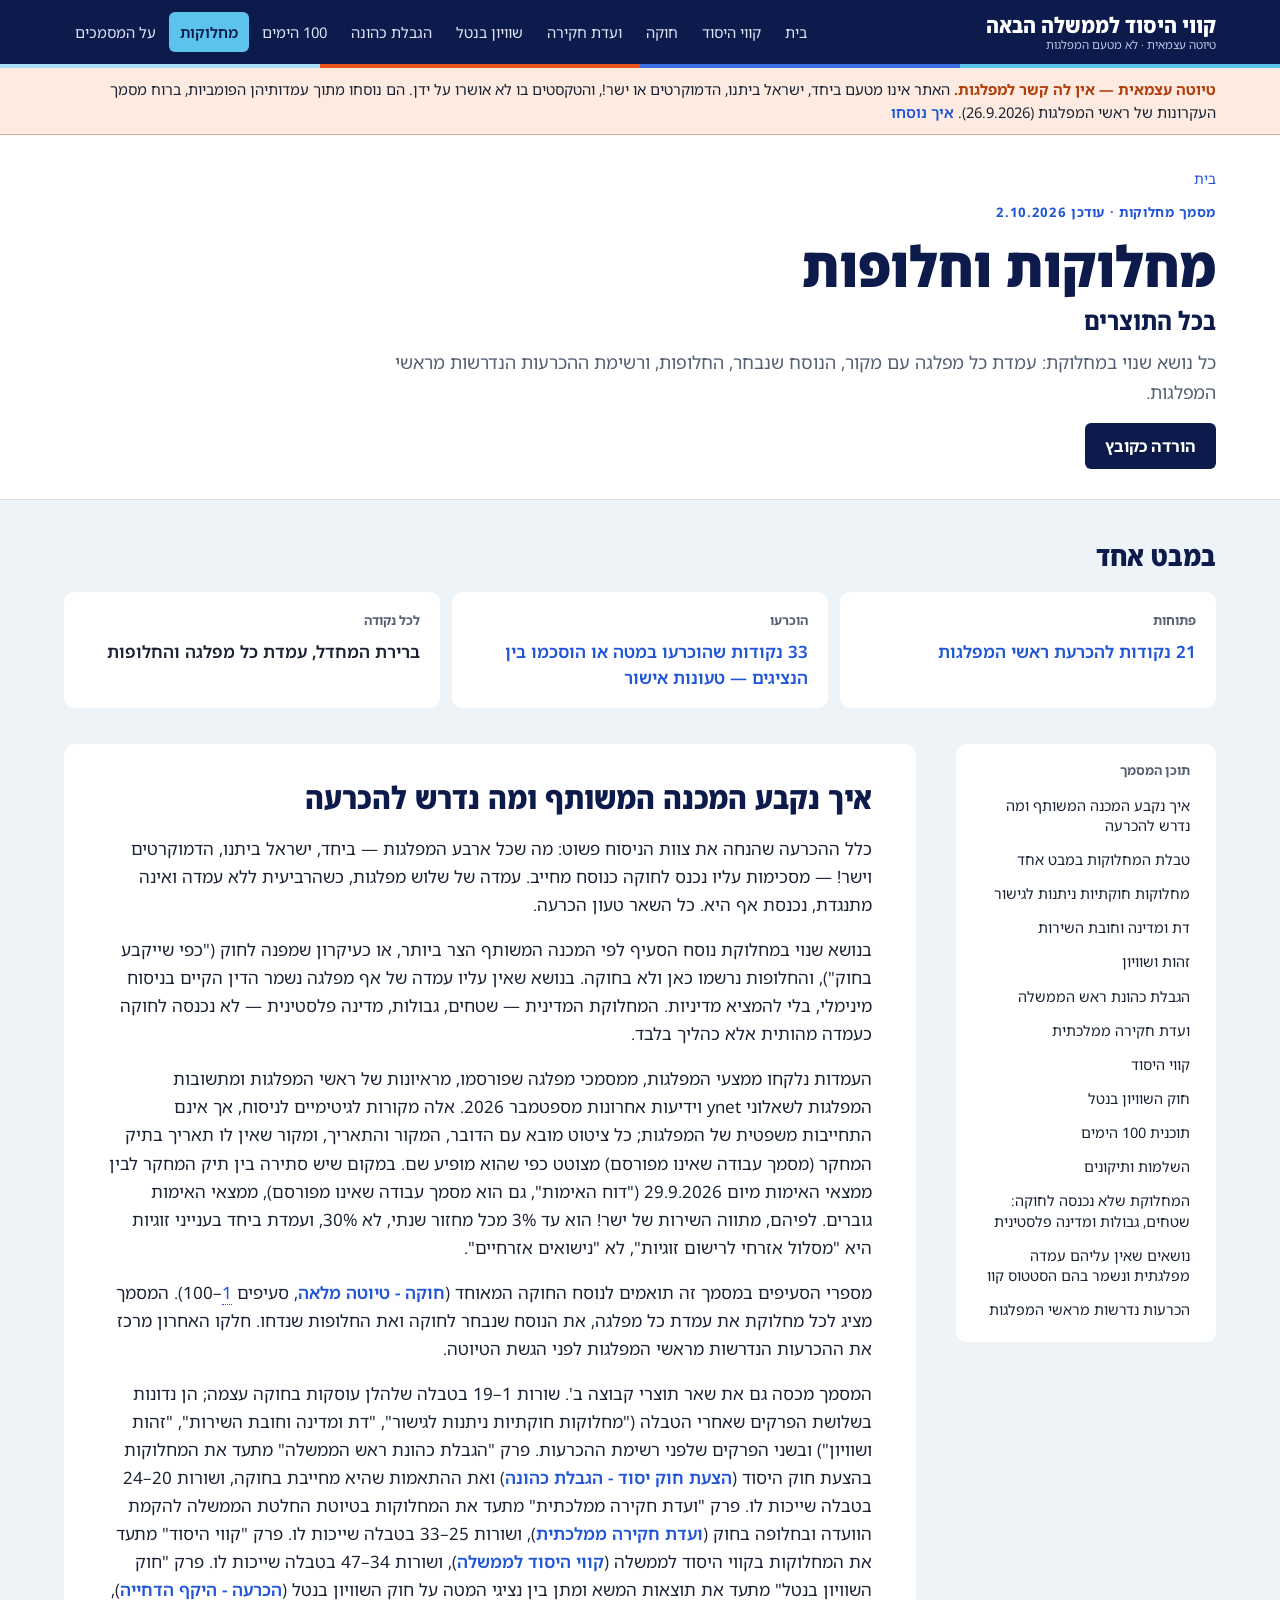
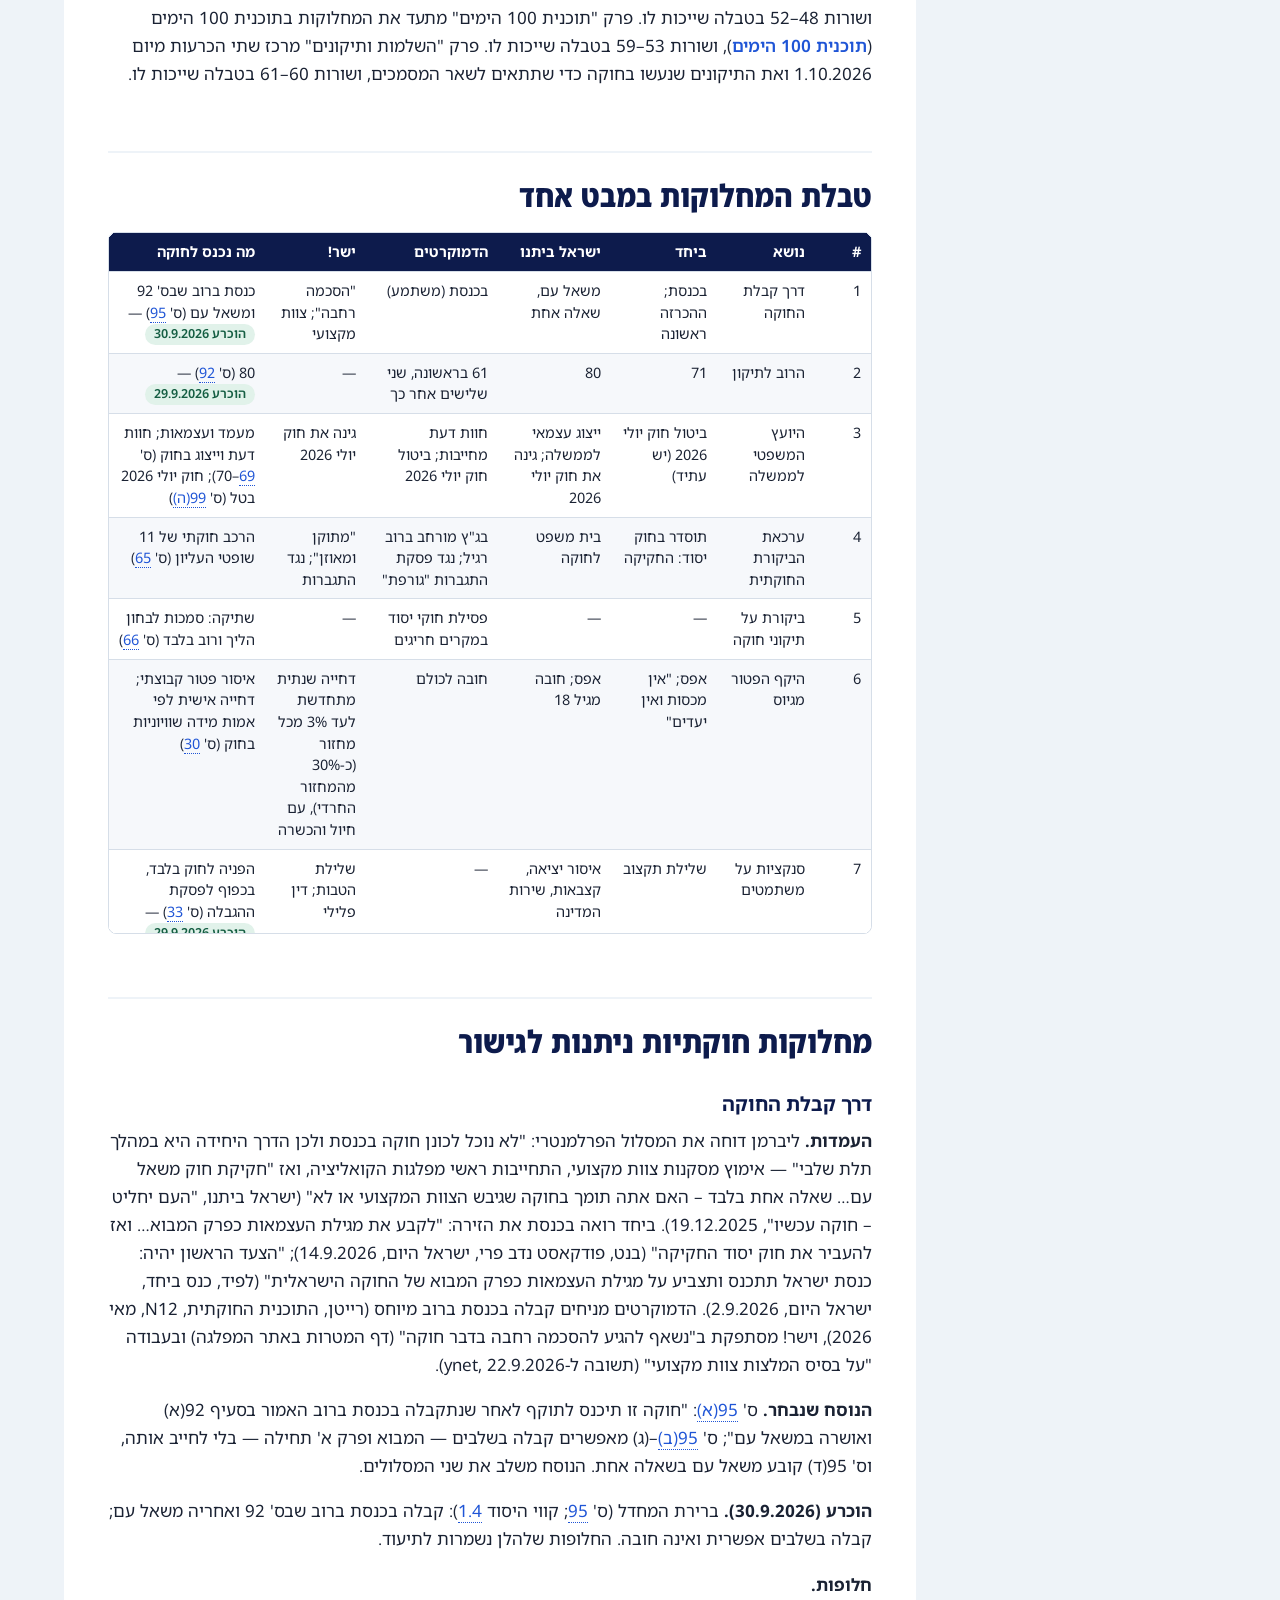
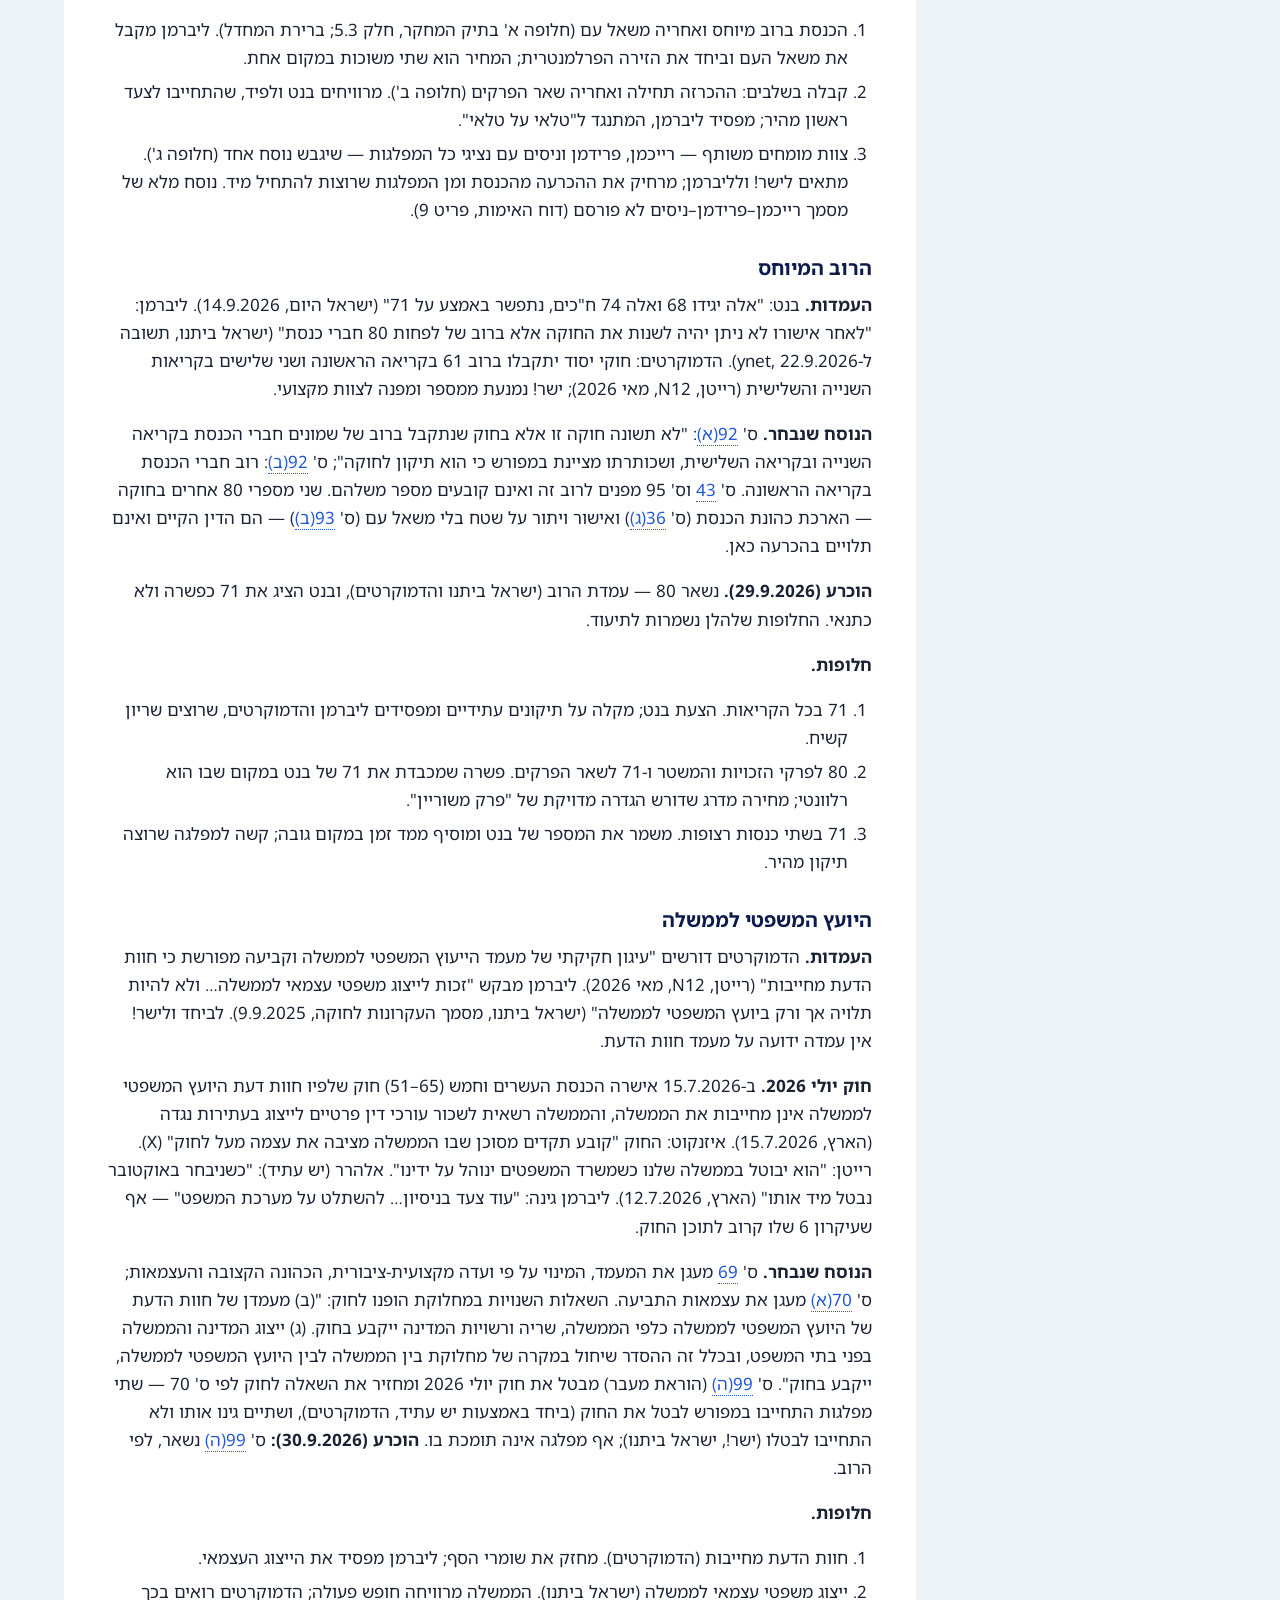
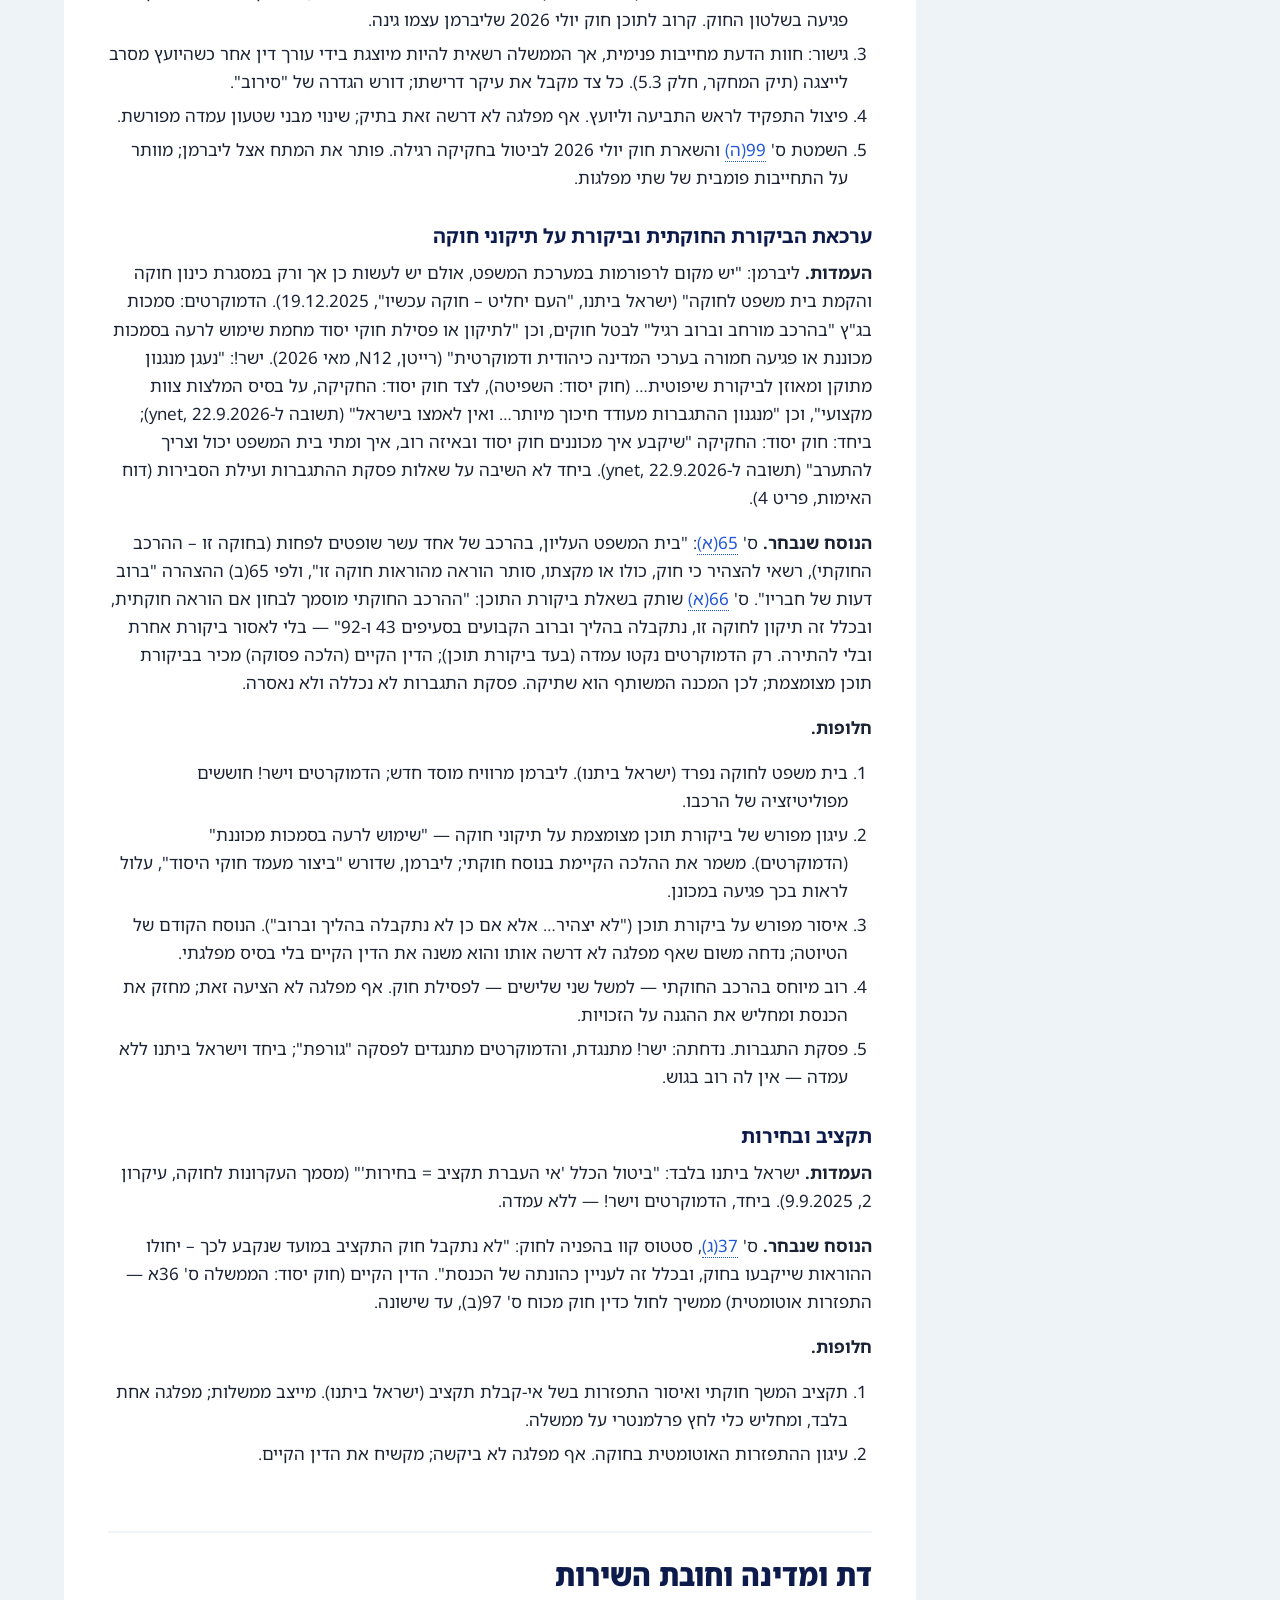
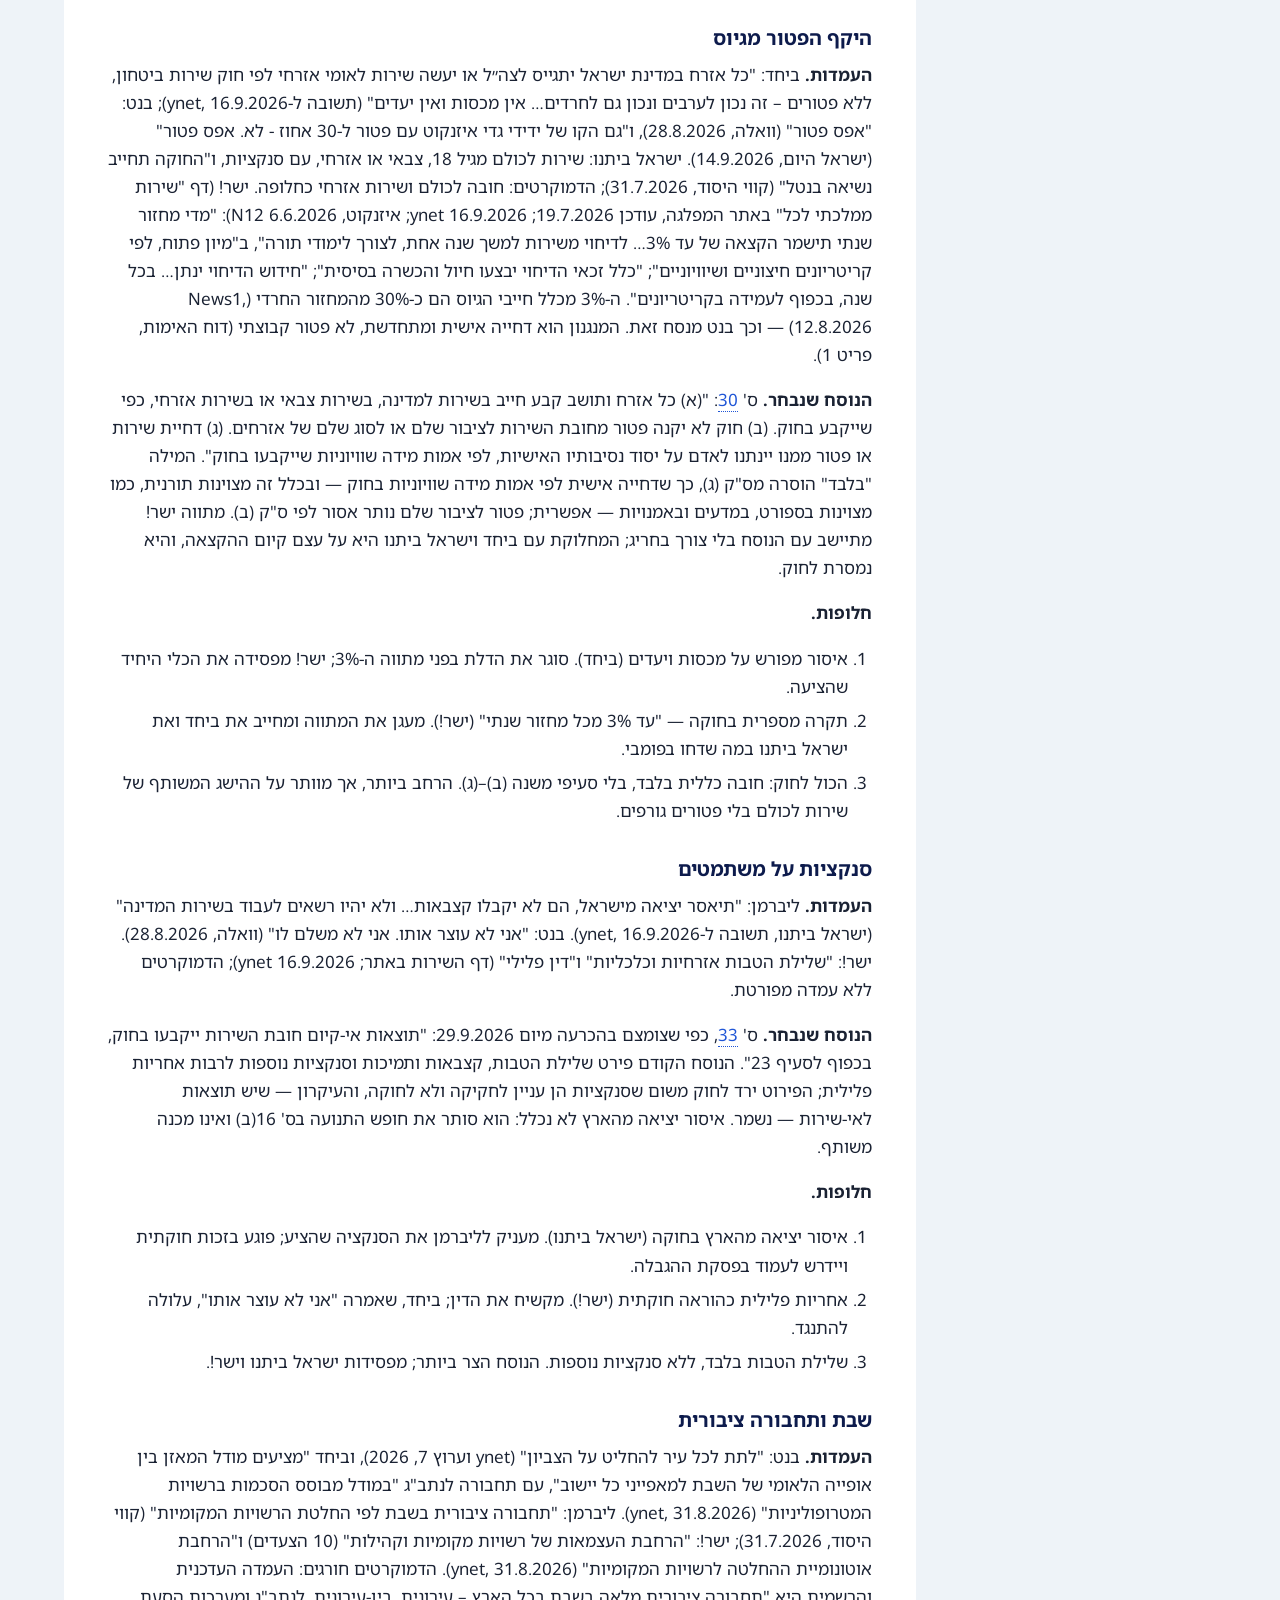
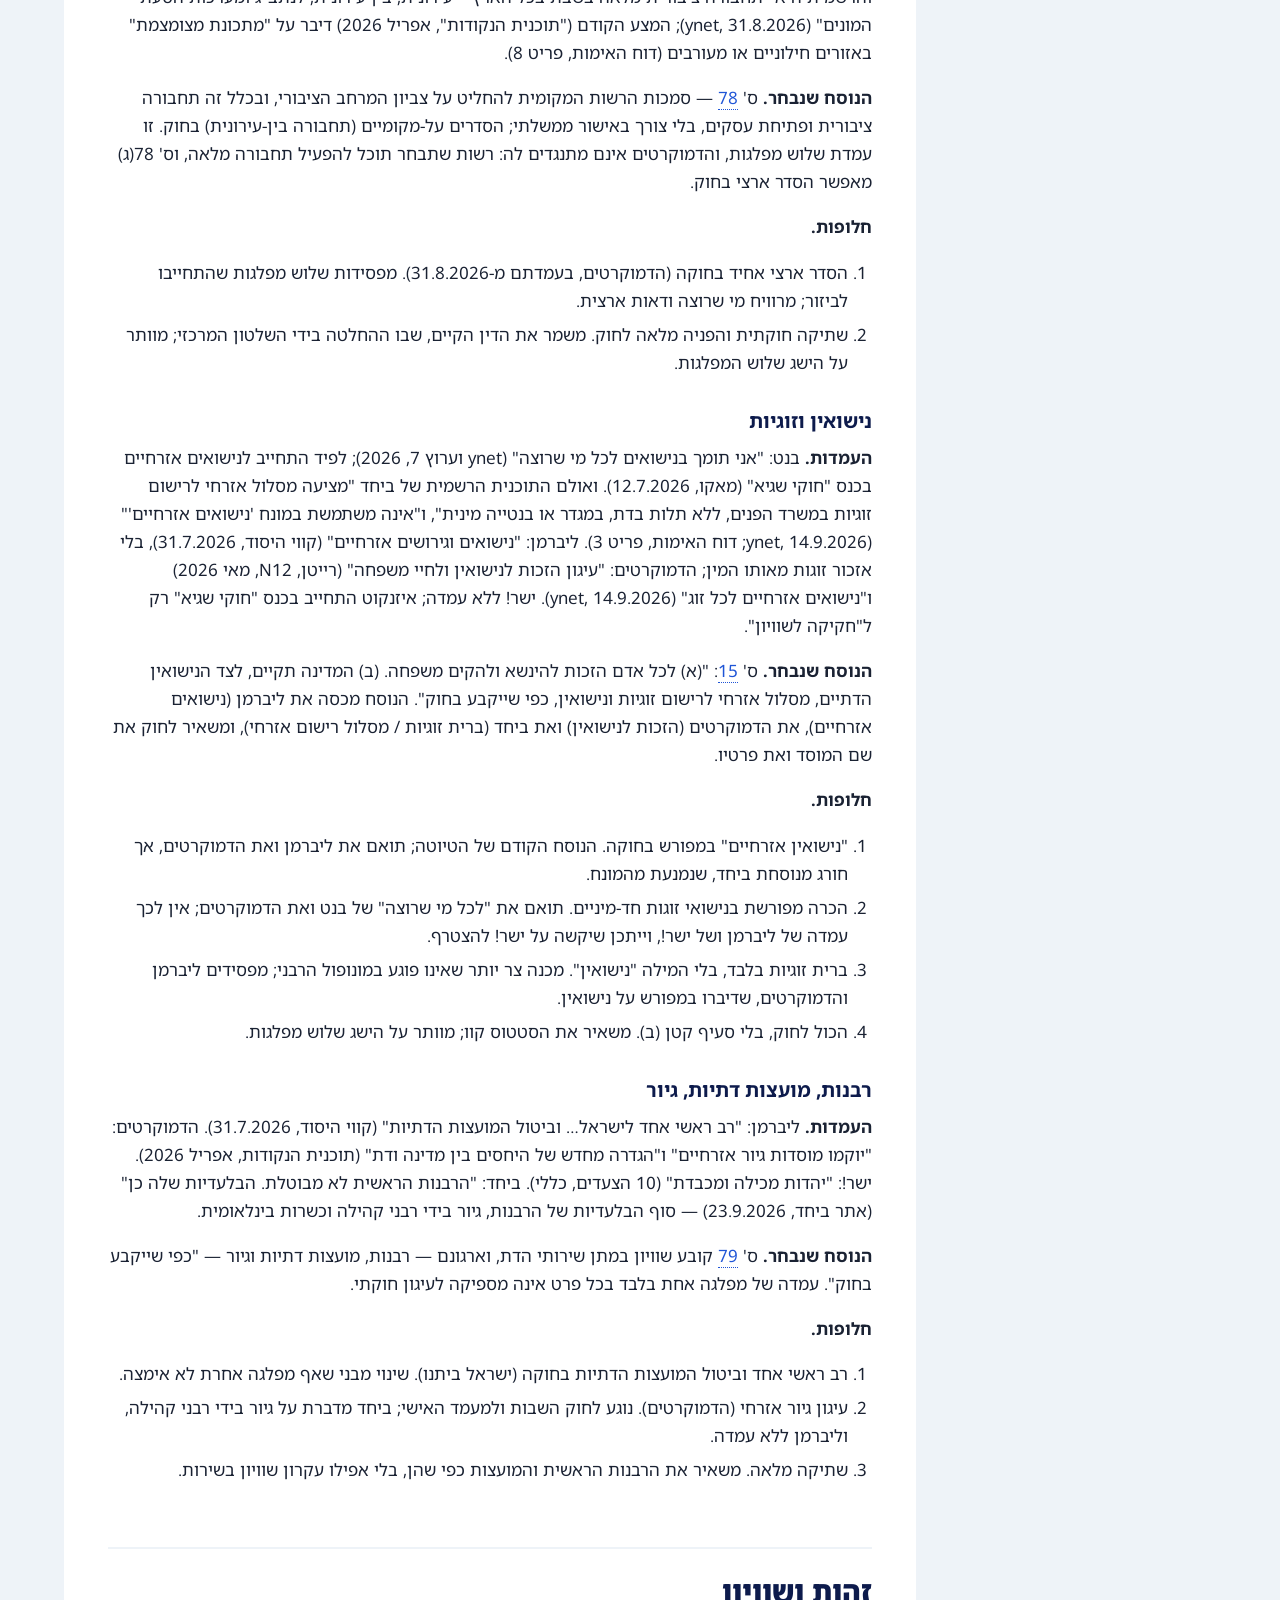
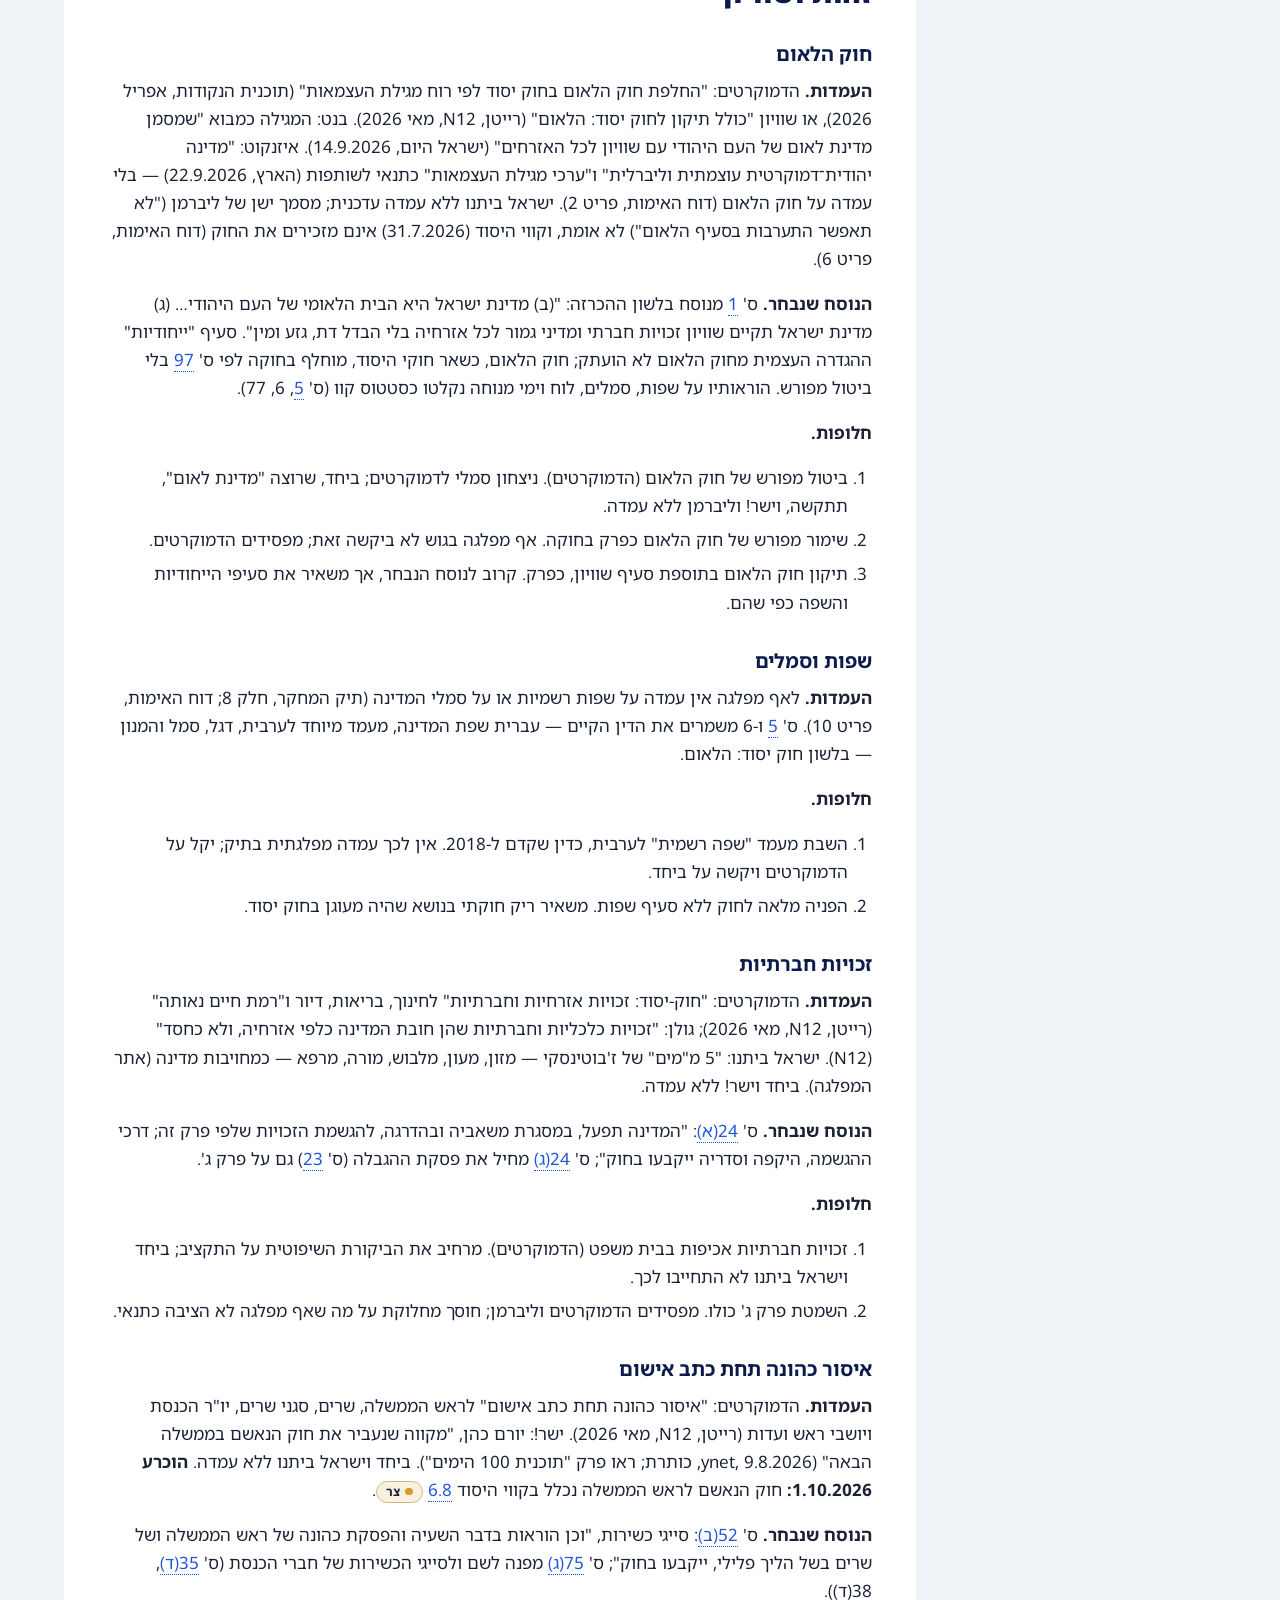
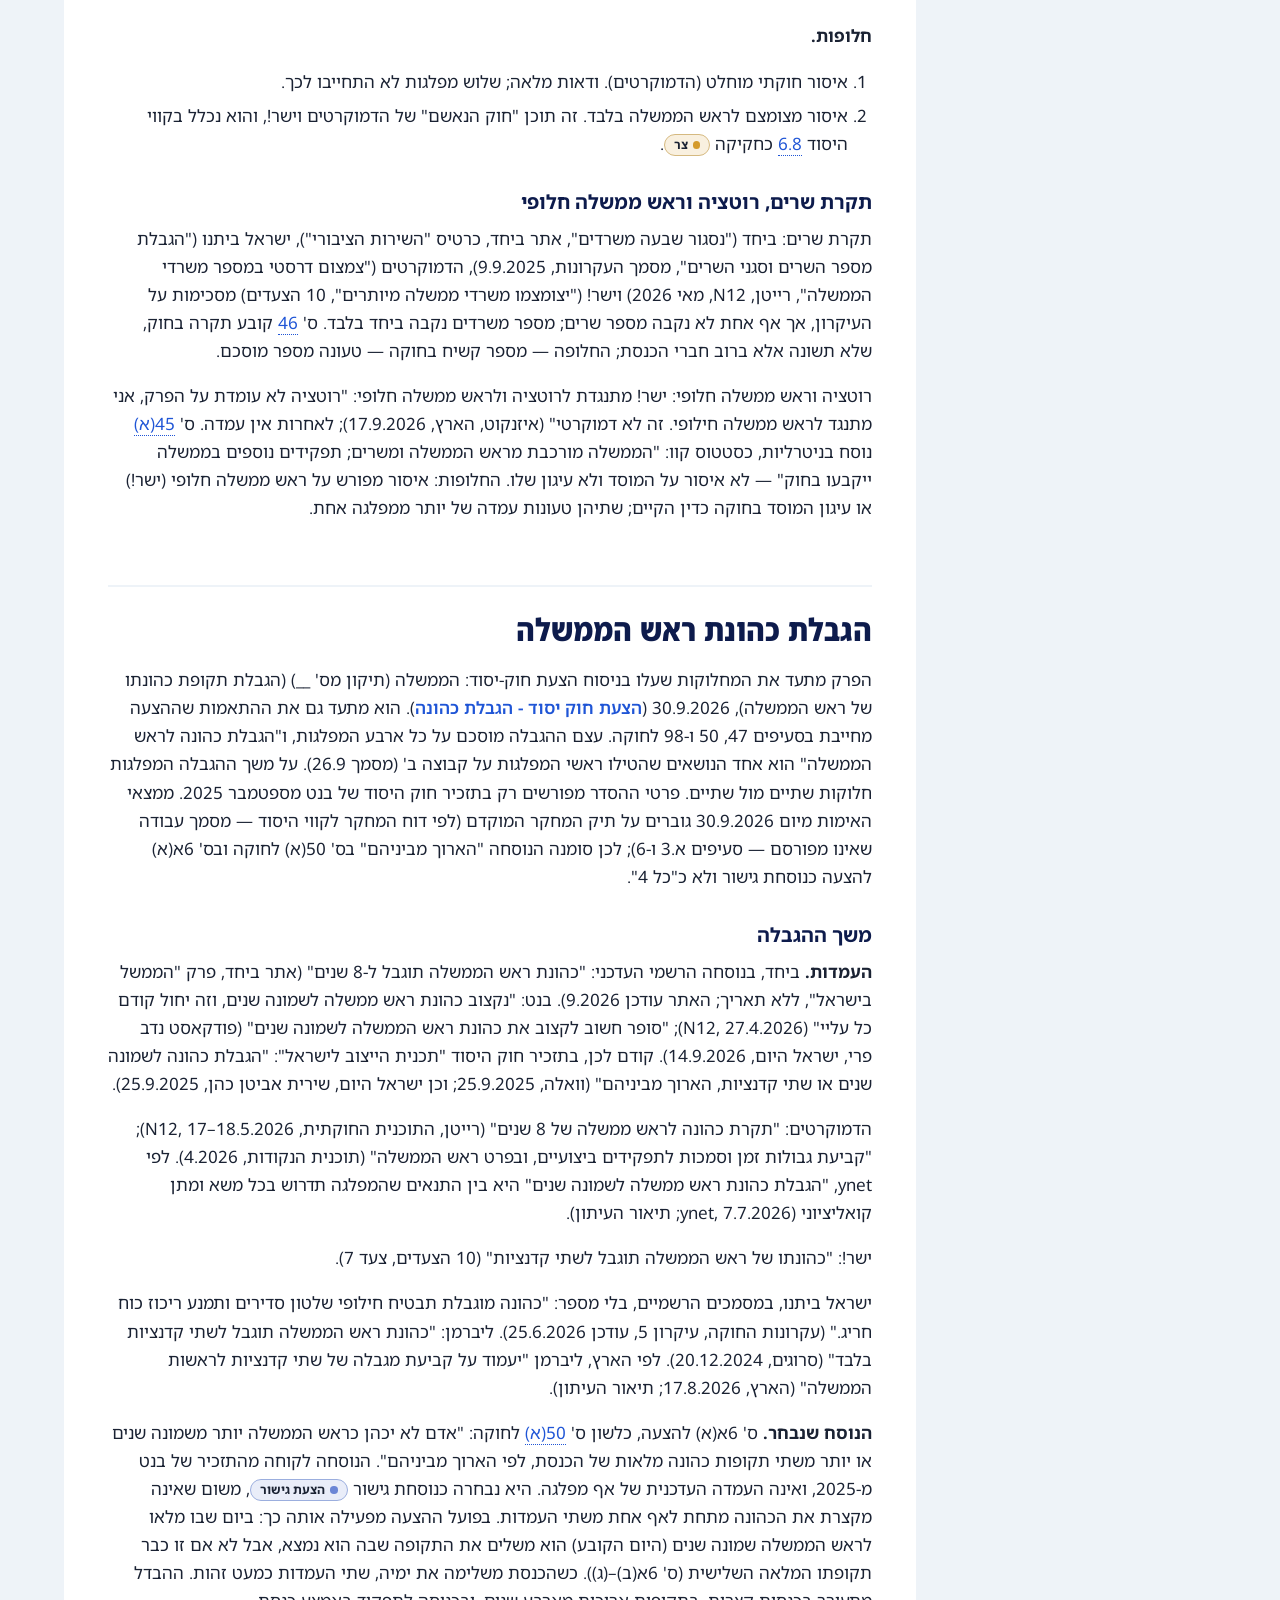
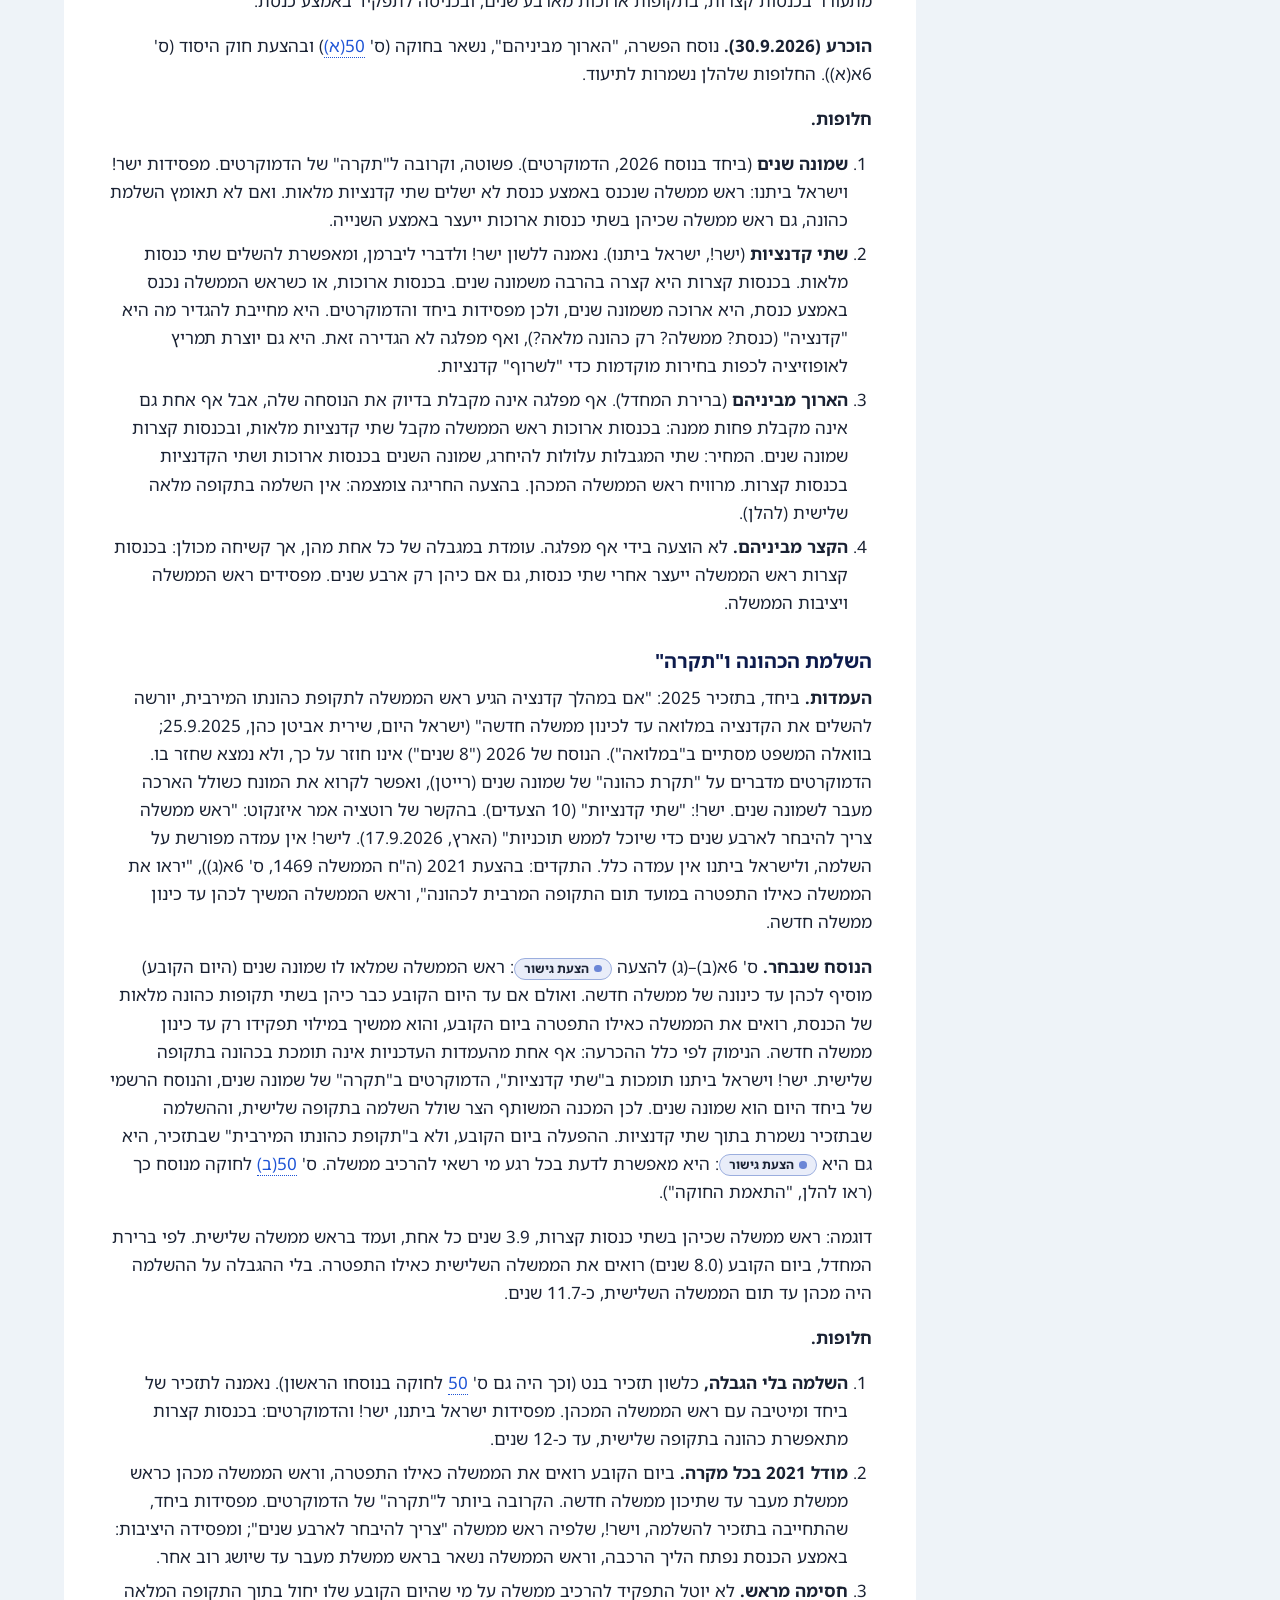
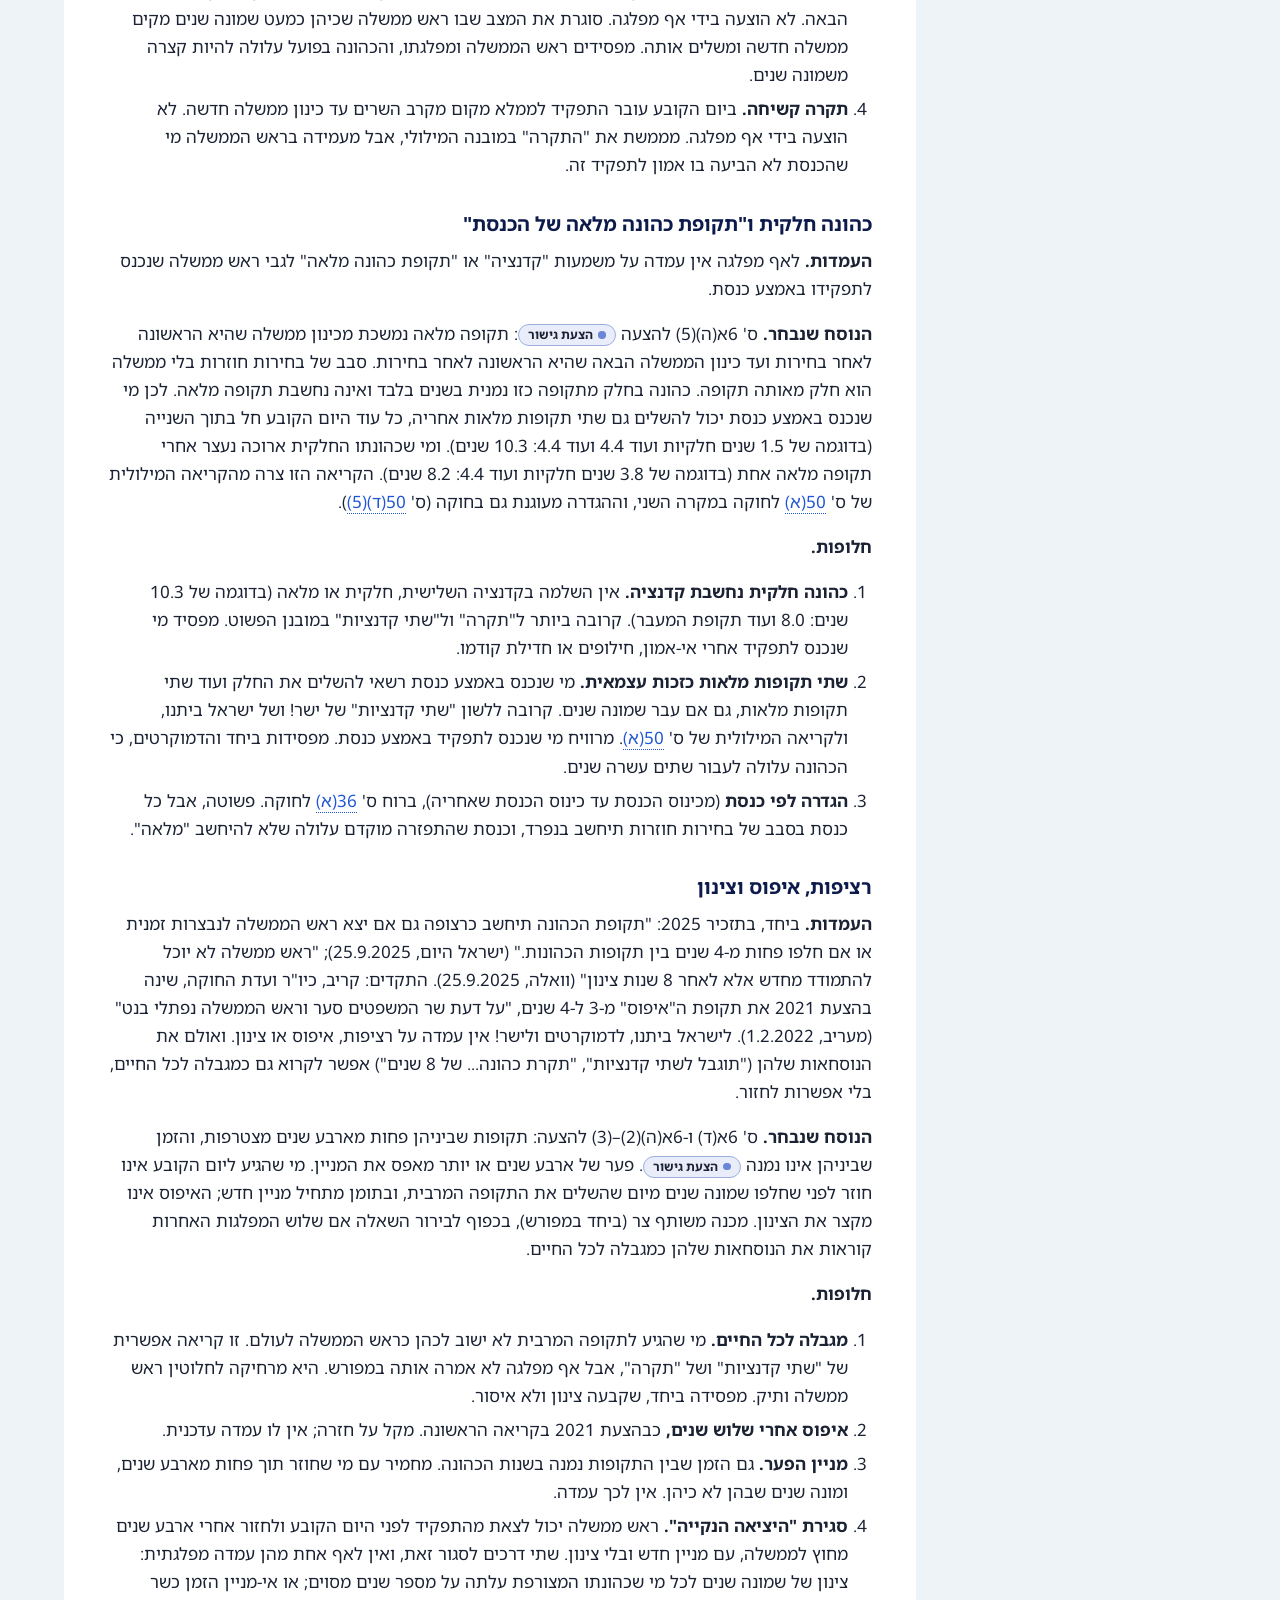
<file: disputes.html>
<!doctype html>
<html lang="he" dir="rtl">
<head>
<meta charset="utf-8">
<meta name="viewport" content="width=device-width, initial-scale=1, viewport-fit=cover">
<title>מחלוקות וחלופות — בכל התוצרים — טיוטה עצמאית</title>
<meta name="description" content="כל נושא שנוי במחלוקת: עמדת כל מפלגה עם מקור, הנוסח שנבחר, החלופות, ורשימת ההכרעות הנדרשות מראשי המפלגות. טיוטה עצמאית, לא מטעם המפלגות.">
<link rel="stylesheet" href="assets/style.css">
</head>
<body>
<a class="skip" href="#content">דלג לתוכן</a>
<header class="topbar"><div class="topbar-inner"><a class="brand" href="index.html"><b>קווי היסוד לממשלה הבאה</b><span>טיוטה עצמאית · לא מטעם המפלגות</span></a><nav class="nav" aria-label="ניווט ראשי"><a href="index.html">בית</a><a href="guidelines.html">קווי היסוד</a><a href="constitution.html">חוקה</a><a href="inquiry.html">ועדת חקירה</a><a href="equal-burden.html">שוויון בנטל</a><a href="term-limits.html">הגבלת כהונה</a><a href="100-days.html">100 הימים</a><a href="disputes.html" aria-current="page">מחלוקות</a><a href="letter.html">על המסמכים</a></nav></div><div class="stripe" aria-hidden="true"><span></span><span></span><span></span><span></span></div></header>
<div class="notice" role="note"><div class="wrap"><b>טיוטה עצמאית — אין לה קשר למפלגות.</b> האתר אינו מטעם ביחד, ישראל ביתנו, הדמוקרטים או ישר!, והטקסטים בו לא אושרו על ידן. הם נוסחו מתוך עמדותיהן הפומביות, ברוח מסמך העקרונות של ראשי המפלגות (26.9.2026). <a href="letter.html">איך נוסחו</a></div></div>
<main id="content" tabindex="-1"><section class="page-head"><div class="wrap"><nav class="crumbs" aria-label="מיקום באתר"><a href="index.html">בית</a></nav><span class="kicker">מסמך מחלוקות · עודכן 2.10.2026</span><h1>מחלוקות וחלופות</h1><p class="subtitle">בכל התוצרים</p><p class="lede">כל נושא שנוי במחלוקת: עמדת כל מפלגה עם מקור, הנוסח שנבחר, החלופות, ורשימת ההכרעות הנדרשות מראשי המפלגות.</p><div class="actions no-print"><a class="btn btn-ink" href="pdf/מחלוקות-וחלופות.pdf" download>הורדה כקובץ</a></div></div></section><div class="wrap page-main"><section class="glance" aria-labelledby="glance-h"><h2 id="glance-h">במבט אחד</h2><div class="tiles"><div class="tile"><span class="tile-label">פתוחות</span><span class="tile-value"><a href="disputes.html?show=open#decisions">21 נקודות להכרעת ראשי המפלגות</a></span></div><div class="tile"><span class="tile-label">הוכרעו</span><span class="tile-value"><a href="disputes.html?show=done#decisions">33 נקודות שהוכרעו במטה או הוסכמו בין הנציגים — טעונות אישור</a></span></div><div class="tile"><span class="tile-label">לכל נקודה</span><span class="tile-value">ברירת המחדל, עמדת כל מפלגה והחלופות</span></div></div></section><div class="doc-layout"><nav class="rail" aria-label="תוכן המסמך"><h2>תוכן המסמך</h2><ol><li><a href="#איך-נקבע-המכנה-המשותף-ומה-נדרש-להכרעה">איך נקבע המכנה המשותף ומה נדרש להכרעה</a></li><li><a href="#טבלת-המחלוקות-במבט-אחד">טבלת המחלוקות במבט אחד</a></li><li><a href="#מחלוקות-חוקתיות-ניתנות-לגישור">מחלוקות חוקתיות ניתנות לגישור</a></li><li><a href="#דת-ומדינה-וחובת-השירות">דת ומדינה וחובת השירות</a></li><li><a href="#זהות-ושוויון">זהות ושוויון</a></li><li><a href="#הגבלת-כהונת-ראש-הממשלה">הגבלת כהונת ראש הממשלה</a></li><li><a href="#ועדת-חקירה-ממלכתית">ועדת חקירה ממלכתית</a></li><li><a href="#קווי-היסוד">קווי היסוד</a></li><li><a href="#חוק-השוויון-בנטל">חוק השוויון בנטל</a></li><li><a href="#תוכנית-100-הימים">תוכנית 100 הימים</a></li><li><a href="#השלמות-ותיקונים">השלמות ותיקונים</a></li><li><a href="#המחלוקת-שלא-נכנסה-לחוקה-שטחים-גבולות-ומדינה-פלסטינית">המחלוקת שלא נכנסה לחוקה: שטחים, גבולות ומדינה פלסטינית</a></li><li><a href="#נושאים-שאין-עליהם-עמדה-מפלגתית-ונשמר-בהם-הסטטוס-קוו">נושאים שאין עליהם עמדה מפלגתית ונשמר בהם הסטטוס קוו</a></li><li><a href="#הכרעות-נדרשות-מראשי-המפלגות">הכרעות נדרשות מראשי המפלגות</a></li></ol></nav><article class="doc"><details class="toc no-print"><summary>תוכן העניינים</summary><ol><li><a href="#איך-נקבע-המכנה-המשותף-ומה-נדרש-להכרעה">איך נקבע המכנה המשותף ומה נדרש להכרעה</a></li><li><a href="#טבלת-המחלוקות-במבט-אחד">טבלת המחלוקות במבט אחד</a></li><li><a href="#מחלוקות-חוקתיות-ניתנות-לגישור">מחלוקות חוקתיות ניתנות לגישור</a></li><li><a href="#דת-ומדינה-וחובת-השירות">דת ומדינה וחובת השירות</a></li><li><a href="#זהות-ושוויון">זהות ושוויון</a></li><li><a href="#הגבלת-כהונת-ראש-הממשלה">הגבלת כהונת ראש הממשלה</a></li><li><a href="#ועדת-חקירה-ממלכתית">ועדת חקירה ממלכתית</a></li><li><a href="#קווי-היסוד">קווי היסוד</a></li><li><a href="#חוק-השוויון-בנטל">חוק השוויון בנטל</a></li><li><a href="#תוכנית-100-הימים">תוכנית 100 הימים</a></li><li><a href="#השלמות-ותיקונים">השלמות ותיקונים</a></li><li><a href="#המחלוקת-שלא-נכנסה-לחוקה-שטחים-גבולות-ומדינה-פלסטינית">המחלוקת שלא נכנסה לחוקה: שטחים, גבולות ומדינה פלסטינית</a></li><li><a href="#נושאים-שאין-עליהם-עמדה-מפלגתית-ונשמר-בהם-הסטטוס-קוו">נושאים שאין עליהם עמדה מפלגתית ונשמר בהם הסטטוס קוו</a></li><li><a href="#הכרעות-נדרשות-מראשי-המפלגות">הכרעות נדרשות מראשי המפלגות</a></li></ol></details><h2 id="איך-נקבע-המכנה-המשותף-ומה-נדרש-להכרעה">איך נקבע המכנה המשותף ומה נדרש להכרעה</h2>
<p>כלל ההכרעה שהנחה את צוות הניסוח פשוט: מה שכל ארבע המפלגות — ביחד, ישראל ביתנו, הדמוקרטים וישר! — מסכימות עליו נכנס לחוקה כנוסח מחייב. עמדה של שלוש מפלגות, כשהרביעית ללא עמדה ואינה מתנגדת, נכנסת אף היא. כל השאר טעון הכרעה.</p>
<p>בנושא שנוי במחלוקת נוסח הסעיף לפי המכנה המשותף הצר ביותר, או כעיקרון שמפנה לחוק ("כפי שייקבע בחוק"), והחלופות נרשמו כאן ולא בחוקה. בנושא שאין עליו עמדה של אף מפלגה נשמר הדין הקיים בניסוח מינימלי, בלי להמציא מדיניות. המחלוקת המדינית — שטחים, גבולות, מדינה פלסטינית — לא נכנסה לחוקה כעמדה מהותית אלא כהליך בלבד.</p>
<p>העמדות נלקחו ממצעי המפלגות, ממסמכי מפלגה שפורסמו, מראיונות של ראשי המפלגות ומתשובות המפלגות לשאלוני ynet וידיעות אחרונות מספטמבר 2026. אלה מקורות לגיטימיים לניסוח, אך אינם התחייבות משפטית של המפלגות; כל ציטוט מובא עם הדובר, המקור והתאריך, ומקור שאין לו תאריך בתיק המחקר (מסמך עבודה שאינו מפורסם) מצוטט כפי שהוא מופיע שם. במקום שיש סתירה בין תיק המחקר לבין ממצאי האימות מיום 29.9.2026 ("דוח האימות", גם הוא מסמך עבודה שאינו מפורסם), ממצאי האימות גוברים. לפיהם, מתווה השירות של ישר! הוא עד 3% מכל מחזור שנתי, לא 30%, ועמדת ביחד בענייני זוגיות היא "מסלול אזרחי לרישום זוגיות", לא "נישואים אזרחיים".</p>
<p>מספרי הסעיפים במסמך זה תואמים לנוסח החוקה המאוחד (<a class="docref" href="constitution.html">חוקה - טיוטה מלאה</a>, סעיפים <a class="xref" href="constitution.html#s-1">1</a>–100). המסמך מציג לכל מחלוקת את עמדת כל מפלגה, את הנוסח שנבחר לחוקה ואת החלופות שנדחו. חלקו האחרון מרכז את ההכרעות הנדרשות מראשי המפלגות לפני הגשת הטיוטה.</p>
<p>המסמך מכסה גם את שאר תוצרי קבוצה ב'. שורות 1–19 בטבלה שלהלן עוסקות בחוקה עצמה; הן נדונות בשלושת הפרקים שאחרי הטבלה ("מחלוקות חוקתיות ניתנות לגישור", "דת ומדינה וחובת השירות", "זהות ושוויון") ובשני הפרקים שלפני רשימת ההכרעות. פרק "הגבלת כהונת ראש הממשלה" מתעד את המחלוקות בהצעת חוק היסוד (<a class="docref" href="term-limits.html">הצעת חוק יסוד - הגבלת כהונה</a>) ואת ההתאמות שהיא מחייבת בחוקה, ושורות 20–24 בטבלה שייכות לו. פרק "ועדת חקירה ממלכתית" מתעד את המחלוקות בטיוטת החלטת הממשלה להקמת הוועדה ובחלופה בחוק (<a class="docref" href="inquiry.html">ועדת חקירה ממלכתית</a>), ושורות 25–33 בטבלה שייכות לו. פרק "קווי היסוד" מתעד את המחלוקות בקווי היסוד לממשלה (<a class="docref" href="guidelines.html">קווי היסוד לממשלה</a>), ושורות 34–47 בטבלה שייכות לו. פרק "חוק השוויון בנטל" מתעד את תוצאות המשא ומתן בין נציגי המטה על חוק השוויון בנטל (<a class="docref" href="deferral-decision.html">הכרעה - היקף הדחייה</a>), ושורות 48–52 בטבלה שייכות לו. פרק "תוכנית 100 הימים" מתעד את המחלוקות בתוכנית 100 הימים (<a class="docref" href="100-days.html">תוכנית 100 הימים</a>), ושורות 53–59 בטבלה שייכות לו. פרק "השלמות ותיקונים" מרכז שתי הכרעות מיום 1.10.2026 ואת התיקונים שנעשו בחוקה כדי שתתאים לשאר המסמכים, ושורות 60–61 בטבלה שייכות לו.</p>
<h2 id="טבלת-המחלוקות-במבט-אחד">טבלת המחלוקות במבט אחד</h2>
<div class="table-wrap tall"><table>
<thead>
<tr>
<th>#</th>
<th>נושא</th>
<th>ביחד</th>
<th>ישראל ביתנו</th>
<th>הדמוקרטים</th>
<th>ישר!</th>
<th>מה נכנס לחוקה</th>
</tr>
</thead>
<tbody>
<tr>
<td>1</td>
<td>דרך קבלת החוקה</td>
<td>בכנסת; ההכרזה ראשונה</td>
<td>משאל עם, שאלה אחת</td>
<td>בכנסת (משתמע)</td>
<td>"הסכמה רחבה"; צוות מקצועי</td>
<td>כנסת ברוב שבס' 92 ומשאל עם (ס' <a class="xref" href="constitution.html#s-95">95</a>) — <span class="pill done">הוכרע 30.9.2026</span></td>
</tr>
<tr>
<td>2</td>
<td>הרוב לתיקון</td>
<td>71</td>
<td>80</td>
<td>61 בראשונה, שני שלישים אחר כך</td>
<td>—</td>
<td>80 (ס' <a class="xref" href="constitution.html#s-92">92</a>) — <span class="pill done">הוכרע 29.9.2026</span></td>
</tr>
<tr>
<td>3</td>
<td>היועץ המשפטי לממשלה</td>
<td>ביטול חוק יולי 2026 (יש עתיד)</td>
<td>ייצוג עצמאי לממשלה; גינה את חוק יולי 2026</td>
<td>חוות דעת מחייבות; ביטול חוק יולי 2026</td>
<td>גינה את חוק יולי 2026</td>
<td>מעמד ועצמאות; חוות דעת וייצוג בחוק (ס' <a class="xref" href="constitution.html#s-69">69</a>–70); חוק יולי 2026 בטל (ס' <a class="xref" href="constitution.html#s-99">99(ה)</a>)</td>
</tr>
<tr>
<td>4</td>
<td>ערכאת הביקורת החוקתית</td>
<td>תוסדר בחוק יסוד: החקיקה</td>
<td>בית משפט לחוקה</td>
<td>בג"ץ מורחב ברוב רגיל; נגד פסקת התגברות "גורפת"</td>
<td>"מתוקן ומאוזן"; נגד התגברות</td>
<td>הרכב חוקתי של 11 שופטי העליון (ס' <a class="xref" href="constitution.html#s-65">65</a>)</td>
</tr>
<tr>
<td>5</td>
<td>ביקורת על תיקוני חוקה</td>
<td>—</td>
<td>—</td>
<td>פסילת חוקי יסוד במקרים חריגים</td>
<td>—</td>
<td>שתיקה: סמכות לבחון הליך ורוב בלבד (ס' <a class="xref" href="constitution.html#s-66">66</a>)</td>
</tr>
<tr>
<td>6</td>
<td>היקף הפטור מגיוס</td>
<td>אפס; "אין מכסות ואין יעדים"</td>
<td>אפס; חובה מגיל 18</td>
<td>חובה לכולם</td>
<td>דחייה שנתית מתחדשת לעד 3% מכל מחזור (כ-30% מהמחזור החרדי), עם חיול והכשרה</td>
<td>איסור פטור קבוצתי; דחייה אישית לפי אמות מידה שוויוניות בחוק (ס' <a class="xref" href="constitution.html#s-30">30</a>)</td>
</tr>
<tr>
<td>7</td>
<td>סנקציות על משתמטים</td>
<td>שלילת תקצוב</td>
<td>איסור יציאה, קצבאות, שירות המדינה</td>
<td>—</td>
<td>שלילת הטבות; דין פלילי</td>
<td>הפניה לחוק בלבד, בכפוף לפסקת ההגבלה (ס' <a class="xref" href="constitution.html#s-33">33</a>) — <span class="pill done">הוכרע 29.9.2026</span></td>
</tr>
<tr>
<td>8</td>
<td>שבת ותחבורה ציבורית</td>
<td>החלטה מקומית</td>
<td>החלטה מקומית</td>
<td>מלאה בכל הארץ (ynet 31.8.2026)</td>
<td>אוטונומיה לרשויות</td>
<td>סמכות מקומית (ס' <a class="xref" href="constitution.html#s-78">78</a>)</td>
</tr>
<tr>
<td>9</td>
<td>נישואין וזוגיות</td>
<td>מסלול אזרחי לרישום זוגיות</td>
<td>נישואים וגירושים אזרחיים</td>
<td>"הזכות לנישואין"; נישואים אזרחיים לכל זוג</td>
<td>—</td>
<td>זכות להינשא; מסלול אזרחי לרישום זוגיות ונישואין לצד הדתי, בחוק (ס' <a class="xref" href="constitution.html#s-15">15</a>)</td>
</tr>
<tr>
<td>10</td>
<td>רבנות, מועצות דתיות, גיור</td>
<td>סוף הבלעדיות של הרבנות; גיור בידי רבני קהילה; כשרות בינלאומית</td>
<td>רב ראשי אחד; ביטול המועצות</td>
<td>גיור אזרחי; הכרה בגיורים מכל הזרמים</td>
<td>—</td>
<td>שוויון בשירותי דת; ארגון בחוק (ס' <a class="xref" href="constitution.html#s-79">79</a>)</td>
</tr>
<tr>
<td>11</td>
<td>חוק הלאום</td>
<td>לאום עם "שוויון לכל האזרחים"</td>
<td>—</td>
<td>להחליף או לתקן</td>
<td>—</td>
<td>ס' <a class="xref" href="constitution.html#s-1">1</a> בלשון ההכרזה; לא בוטל במפורש (ס' <a class="xref" href="constitution.html#s-97">97</a>)</td>
</tr>
<tr>
<td>12</td>
<td>זכויות חברתיות</td>
<td>—</td>
<td>"5 מ"מים"</td>
<td>חוק יסוד</td>
<td>—</td>
<td>מימוש הדרגתי (ס' <a class="xref" href="constitution.html#s-24">24</a>)</td>
</tr>
<tr>
<td>13</td>
<td>כהונה תחת כתב אישום</td>
<td>—</td>
<td>—</td>
<td>איסור מוחלט</td>
<td>"חוק הנאשם" (יורם כהן, ynet 9.8.2026, כותרת)</td>
<td>הסדר בחוק (ס' <a class="xref" href="constitution.html#s-52">52</a>); בקווי היסוד <a class="xref" href="guidelines.html#g-6.8">6.8</a> — חוק הנאשם לראש הממשלה <span class="tag lvl-narrow" title="מכנה משותף צר"><span class="dot" aria-hidden="true"></span>צר<span class="sr"> — מכנה משותף צר</span></span> — <span class="pill done">הוכרע 1.10.2026</span></td>
</tr>
<tr>
<td>14</td>
<td>תקרת שרים</td>
<td>"נסגור שבעה משרדים"</td>
<td>הגבלה</td>
<td>צמצום משרדים</td>
<td>צמצום משרדים</td>
<td>תקרה בחוק, שריון ברוב חברי הכנסת (ס' <a class="xref" href="constitution.html#s-46">46</a>)</td>
</tr>
<tr>
<td>15</td>
<td>תקציב = בחירות</td>
<td>—</td>
<td>ביטול הכלל</td>
<td>—</td>
<td>—</td>
<td>סטטוס קוו בהפניה לחוק (ס' <a class="xref" href="constitution.html#s-37">37(ג)</a>)</td>
</tr>
<tr>
<td>16</td>
<td>רוטציה / ראש ממשלה חלופי</td>
<td>—</td>
<td>—</td>
<td>—</td>
<td>מתנגד</td>
<td>נוסח ניטרלי: "תפקידים נוספים בממשלה ייקבעו בחוק" (ס' <a class="xref" href="constitution.html#s-45">45</a>)</td>
</tr>
<tr>
<td>17</td>
<td>שטחים / מדינה פלסטינית</td>
<td>נגד "בשום קונסטלציה"</td>
<td>ריבונות בשטחי C; פירוק הרשות</td>
<td>היפרדות; מדינה עתידית מפורזת</td>
<td>"לא עומדת על הפרק"</td>
<td>הליך בלבד (ס' <a class="xref" href="constitution.html#s-93">93</a>)</td>
</tr>
<tr>
<td>18</td>
<td>ירושלים</td>
<td>—</td>
<td>—</td>
<td>"גבולות קבע" (מדיני)</td>
<td>—</td>
<td>סטטוס קוו בלי גבולות (ס' <a class="xref" href="constitution.html#s-6">6(א)</a>) — <span class="pill open">הכרעה נדרשת</span></td>
</tr>
<tr>
<td>19</td>
<td>מעצרים מנהליים לפשיעה</td>
<td>—</td>
<td>בעד, נגד ראשי ארגוני פשע</td>
<td>—</td>
<td>—</td>
<td>לא נכנס; "לפי חוק" ופסקת ההגבלה (ס' <a class="xref" href="constitution.html#s-20">20</a>, 23)</td>
</tr>
<tr>
<td>20</td>
<td>משך הגבלת כהונת ראש הממשלה</td>
<td>8 שנים (אתר ביחד, 2026); "הארוך מביניהם" (תזכיר 2025)</td>
<td>שתי קדנציות (סרוגים 12.2024; הארץ 17.8.2026, ת)</td>
<td>8 שנים ("תקרה")</td>
<td>שתי קדנציות</td>
<td>"הארוך מביניהם" כנוסחת גישור (ס' <a class="xref" href="constitution.html#s-50">50(א)</a>; הצעת חוק היסוד, ס' 6א(א)); <span class="pill open">הכרעה נדרשת</span> — <span class="pill done">הוכרע 30.9.2026</span></td>
</tr>
<tr>
<td>21</td>
<td>השלמת הכהונה אחרי שמונה שנים</td>
<td>השלמת הקדנציה (תזכיר 2025)</td>
<td>אין עמדה</td>
<td>"תקרה" (ספק)</td>
<td>אין עמדה מפורשת</td>
<td>השלמה עד כינון ממשלה חדשה, אך לא בתקופה מלאה שלישית (ס' 6א(ב)–(ג), <span class="tag lvl-bridge" title="נוסח של המטה שנדרש כדי שהסעיף יעבוד"><span class="dot" aria-hidden="true"></span>הצעת גישור<span class="sr"> — נוסח של המטה שנדרש כדי שהסעיף יעבוד</span></span>); ס' <a class="xref" href="constitution.html#s-50">50(ב)</a> לחוקה תואם לכך; <span class="pill open">הכרעה נדרשת</span></td>
</tr>
<tr>
<td>22</td>
<td>צינון ואיפוס</td>
<td>צינון 8 שנים; איפוס אחרי 4 שנים (תזכיר 2025)</td>
<td>אין עמדה ("שתי קדנציות בלבד": אולי לכל החיים)</td>
<td>אין עמדה ("תקרה": אולי לכל החיים)</td>
<td>אין עמדה</td>
<td>צינון 8 שנים ואיפוס אחרי 4 (ס' 6א(ד), (ה)(3); ס' <a class="xref" href="constitution.html#s-50">50(ג)</a>, (ד)(2)–(3)); בכפוף לבירור</td>
</tr>
<tr>
<td>23</td>
<td>חסימת עקיפה בתקופת הצינון (רוטציה, ממלא מקום)</td>
<td>אין עמדה</td>
<td>אין עמדה</td>
<td>אין עמדה</td>
<td>נגד רוטציה ונגד ראש ממשלה חלופי (הארץ 17.9.2026)</td>
<td>חסימה בלשון תפקודית והקפאת המניין, בלי לנקוב במוסד (ס' 6א(ד)(3)–(4), (ה)(4), <span class="tag lvl-bridge" title="נוסח של המטה שנדרש כדי שהסעיף יעבוד"><span class="dot" aria-hidden="true"></span>הצעת גישור<span class="sr"> — נוסח של המטה שנדרש כדי שהסעיף יעבוד</span></span>)</td>
</tr>
<tr>
<td>24</td>
<td>שריון הגבלת הכהונה</td>
<td>71 (לחוק יסוד: החקיקה, כפשרה)</td>
<td>80 (לחוקה)</td>
<td>61 בראשונה, שני שלישים אחר כך (לחוקי יסוד)</td>
<td>—</td>
<td>80 בקריאה השנייה והשלישית, רוב חברי הכנסת בראשונה (ס' 6א(ו)); בחוקה ממילא 80 (ס' <a class="xref" href="constitution.html#s-92">92</a>) — <span class="pill done">הוכרע 30.9.2026</span>; השריון נכלל גם בקבלה ברוב חברי הכנסת בלבד</td>
</tr>
<tr>
<td>25</td>
<td>ועדת החקירה: התקופה הנבדקת</td>
<td>—</td>
<td>"המחדלים שקדמו לטבח" (בלי תאריך)</td>
<td>—</td>
<td>"העשור שלפניו" (10 הצעדים); מסיום "צוק איתן" (טיוטה)</td>
<td>"בשנים שקדמו", בזיקה לכשלים, בלי תאריך (החלטה, ס' <a class="xref" href="constitution.html#s-2">2(ב)</a>) — <span class="pill done">הוכרע 30.9.2026</span></td>
</tr>
<tr>
<td>26</td>
<td>ועדת החקירה: פירוט הנושאים והחטופים</td>
<td>—</td>
<td>הדרג המדיני, הצבאי והמודיעיני</td>
<td>—</td>
<td>רשימת נושאים, ובהם ניהול המלחמה וסוגיית החטופים</td>
<td>הגדרה כללית, ושלושה דרגים כדוגמה; "ניהול המלחמה" נכלל (ס' <a class="xref" href="constitution.html#s-2">2(א)</a>) — <span class="pill done">הוכרע 30.9.2026</span></td>
</tr>
<tr>
<td>27</td>
<td>ועדת החקירה: אחריות אישית</td>
<td>ייחוס פוליטי (בנט, 18.9.2026)</td>
<td>"יינתן מנדט"; "נחייב אותה להוציא מסקנות אישיות"</td>
<td>ייחוס פוליטי (רייטן)</td>
<td>ייחוס פוליטי (איזנקוט)</td>
<td>חלק מנושא החקירה, בכפוף לס' 15 (ס' <a class="xref" href="constitution.html#s-2">2(ג)</a>); חובת מסקנות — חלופה — <span class="pill done">הוכרע 30.9.2026</span></td>
</tr>
<tr>
<td>28</td>
<td>ועדת החקירה: הכסף הקטארי</td>
<td>קשר לאחריות (בנט, 18.9.2026)</td>
<td>קשר לאחריות (ליברמן, 18.9.2026)</td>
<td>—</td>
<td>—</td>
<td>הנוסח הכללי של ס' <a class="xref" href="constitution.html#s-2">2(ב)</a>; הזכרה מפורשת — חלופה — <span class="pill done">הוכרע 30.9.2026</span></td>
</tr>
<tr>
<td>29</td>
<td>ועדת החקירה: התייעצות במינוי ומספר חברים</td>
<td>—</td>
<td>"ככתבו וכלשונו"</td>
<td>—</td>
<td>התייעצות עם סגן הנשיא, נשיא המדינה ויו"ר הכנסת</td>
<td>החוק ככתבו; שלושה חברים, ואפשרות לחמישה לפי הודעת נשיא בית המשפט העליון והחלטת הממשלה (ס' <a class="xref" href="constitution.html#s-3">3</a>) — <span class="pill done">הוכרע 30.9.2026</span></td>
</tr>
<tr>
<td>30</td>
<td>ועדת החקירה: דוח ביניים ומועדים</td>
<td>—</td>
<td>—</td>
<td>—</td>
<td>"מסגרת זמנים" (◔)</td>
<td>אין; בקשה לשקול — חלופה — <span class="pill done">הוכרע 30.9.2026</span></td>
</tr>
<tr>
<td>31</td>
<td>ועדת החקירה: גוף חקירה חלופי</td>
<td>"מצג שווא"</td>
<td>"ועדת חבלה" (◔)</td>
<td>"תפורק לאלתר"</td>
<td>"ועדת חקירה פוליטית"</td>
<td>דחייה והתנגדות לרציפות (ס' <a class="xref" href="constitution.html#s-7">7</a>); פירוק גוף שהוקם — חלופה — <span class="pill done">הוכרע 30.9.2026</span></td>
</tr>
<tr>
<td>32</td>
<td>ועדת החקירה: גבולות המלחמה</td>
<td>—</td>
<td>—</td>
<td>—</td>
<td>"ניהול המלחמה"</td>
<td>הוועדה תפרש; "עד יום החלטה זו" — חלופה — <span class="pill done">הוכרע 30.9.2026</span></td>
</tr>
<tr>
<td>33</td>
<td>ועדת החקירה: החלטה או חוק</td>
<td>החלטה; הצעות חוק (פ/4618, פ/6215)</td>
<td>"ככתבו"; הצעות חוק (פ/4667, פ/6308)</td>
<td>החלטה; הצעת חוק (פ/5690)</td>
<td>"מכוח חוק ועדות חקירה"</td>
<td>החלטת ממשלה; חוק ייעודי — חלופה — <span class="pill done">הוכרע 30.9.2026</span></td>
</tr>
<tr>
<td>34</td>
<td>קווי היסוד: מנגנון ההכרעה בקואליציה ונעילה הדדית בנושא המדיני</td>
<td>אין עמדה</td>
<td>אין עמדה</td>
<td>אין עמדה</td>
<td>אין עמדה</td>
<td>מחלוקות ושאלות שקווי היסוד אינם מכריעים בהן — בהסכמת ראשי ארבע המפלגות; השאר לפי ההסכם הקואליציוני (קווי היסוד <a class="xref" href="guidelines.html#g-0.4">0.4</a>, <a class="xref" href="guidelines.html#g-12.5">12.5</a>, <span class="tag lvl-bridge" title="נוסח של המטה שנדרש כדי שהסעיף יעבוד"><span class="dot" aria-hidden="true"></span>הצעת גישור<span class="sr"> — נוסח של המטה שנדרש כדי שהסעיף יעבוד</span></span>) — <span class="pill done">הוכרע 30.9.2026</span></td>
</tr>
<tr>
<td>35</td>
<td>קווי היסוד: הרכבת הממשלה</td>
<td>מועמד מוסכם של הגוש אחרי הבחירות</td>
<td>המפלגה הגדולה (עיקרון 1); מאוחר יותר "אסטרטגיה גושית"</td>
<td>אין עמדה</td>
<td>ראש המפלגה הגדולה (ת); נגד רוטציה</td>
<td>קווי היסוד אינם עוסקים בה; ראשי המפלגות סיכמו לדון בה אחרי הבחירות</td>
</tr>
<tr>
<td>36</td>
<td>קווי היסוד: ביטול חוק יולי 2026</td>
<td>התחייבות לביטול (אלהרר, יש עתיד)</td>
<td>גינוי; עיקרון 6 קרוב לתוכן החוק</td>
<td>התחייבות לביטול (רייטן)</td>
<td>גינוי (איזנקוט)</td>
<td>ביטול והסדרה בחוק (קווי היסוד <a class="xref" href="guidelines.html#g-6.6">6.6</a>) — <span class="pill done">הוכרע 30.9.2026</span>, לפי הרוב; המועד: בהקדם אחרי כינון הממשלה, בלי חקיקה לפני כן — <span class="pill done">הוכרע 1.10.2026</span></td>
</tr>
<tr>
<td>37</td>
<td>קווי היסוד: ביטול תיקון 2025 לחוק-יסוד: השפיטה והרכב הוועדה</td>
<td>ביטול</td>
<td>ליברמן חתום על ההצהרה מ-27.3.2025: "בממשלה הבאה נדאג שהחוק... יבוטל"; "איזון מחדש בין הרשויות" (עיקרון 7)</td>
<td>ביטול כל חוקי ההפיכה (ת); "חזרה להרכב הקודם"</td>
<td>ביטול</td>
<td>ביטול <span class="tag lvl-all4" title="ארבע המפלגות"><span class="dot" aria-hidden="true"></span>4/4<span class="sr"> — ארבע המפלגות</span></span> — <span class="pill done">הוכרע 1.10.2026</span>; ההרכב הקודם עד להסדר חוקתי <span class="tag lvl-narrow" title="מכנה משותף צר"><span class="dot" aria-hidden="true"></span>צר<span class="sr"> — מכנה משותף צר</span></span> (קווי היסוד <a class="xref" href="guidelines.html#g-6.3">6.3</a>)</td>
</tr>
<tr>
<td>38</td>
<td>קווי היסוד: עזה</td>
<td>"חיסול החמאס"; "נביא לפירוק חמאס"</td>
<td>"חייבים לחסל את חמאס"; כיבוש מלא עד למיגור שלטונו, ואז העברת האחריות לגורם בינלאומי</td>
<td>פירוז מנשק התקפי; "נטרול תשתיות חמאס"; ממשל אזרחי מתון ומסגרת ערבית-בינלאומית</td>
<td>"ארגון טרור שצריך להשמיד אותו" (תנאי לשותפות); התניית השיקום בהתפרקות מנשק (ת)</td>
<td>ארגון טרור שצריך להשמיד אותו <span class="tag lvl-three" title="שלוש מפלגות, והרביעית ללא עמדה ואינה מתנגדת"><span class="dot" aria-hidden="true"></span>3+<span class="sr"> — שלוש מפלגות, והרביעית ללא עמדה ואינה מתנגדת</span></span>; פירוקו ככוח צבאי ושלטוני <span class="tag lvl-all4" title="ארבע המפלגות"><span class="dot" aria-hidden="true"></span>4/4<span class="sr"> — ארבע המפלגות</span></span>; פירוז מנשק התקפי <span class="tag lvl-three" title="שלוש מפלגות, והרביעית ללא עמדה ואינה מתנגדת"><span class="dot" aria-hidden="true"></span>3+<span class="sr"> — שלוש מפלגות, והרביעית ללא עמדה ואינה מתנגדת</span></span> (קווי היסוד <a class="xref" href="guidelines.html#g-7.2">7.2</a>); הדרך — לא נכללה, ותוכרע לפי 0.4 — <span class="pill done">הוכרע 30.9.2026</span></td>
</tr>
<tr>
<td>39</td>
<td>קווי היסוד: איראן</td>
<td>"אסטרטגיית התמנון"</td>
<td>חיסול תוכנית הגרעין (4.2025, ⚠)</td>
<td>הסכם גרעין בפיקוח חודרני</td>
<td>אין עמדה</td>
<td>פעולה נגד האיום האיראני ותוכנית הגרעין <span class="tag lvl-narrow" title="מכנה משותף צר"><span class="dot" aria-hidden="true"></span>צר<span class="sr"> — מכנה משותף צר</span></span>; הדרך — לא נכללה, ותוכרע לפי 0.4 (קווי היסוד <a class="xref" href="guidelines.html#g-7.3">7.3</a>) — <span class="pill done">הוכרע 30.9.2026</span></td>
</tr>
<tr>
<td>40</td>
<td>קווי היסוד: הרשות הפלסטינית</td>
<td>אין עמדה</td>
<td>"ארגון טרור"; פירוק</td>
<td>"השותפה הטבעית"; רפורמות בפיקוח בין-לאומי</td>
<td>רפורמות; הפסקת התשלומים למחבלים (לפי דוח המחקר)</td>
<td>לא נכלל; הכרעה לפי מנגנון 0.4 (קווי היסוד <a class="xref" href="guidelines.html#g-12.5">12.5</a>)</td>
</tr>
<tr>
<td>41</td>
<td>קווי היסוד: התיישבות ביהודה ושומרון</td>
<td>"בכל מקום בו זה נעשה באופן חוקי"</td>
<td>חיזוק ההתיישבות, E1</td>
<td>פינוי מאחזים בלתי חוקיים; "עצירת כל מהלכי סיפוח"</td>
<td>חיזוק גושים ויישובים חדשים "באופן חוקי"</td>
<td>פעולה לפי חוק ואכיפה נגד בנייה בלתי חוקית <span class="tag lvl-all4" title="ארבע המפלגות"><span class="dot" aria-hidden="true"></span>4/4<span class="sr"> — ארבע המפלגות</span></span>; עמדת גורמי הביטחון <span class="tag lvl-narrow" title="מכנה משותף צר"><span class="dot" aria-hidden="true"></span>צר<span class="sr"> — מכנה משותף צר</span></span> (קווי היסוד <a class="xref" href="guidelines.html#g-12.2">12.2</a>–<a class="xref" href="guidelines.html#g-12.3">12.3</a>); המהות — לא נכללה</td>
</tr>
<tr>
<td>42</td>
<td>קווי היסוד: פשיעה — מבנה וכלים</td>
<td>ריסוק משפחות הפשע; עצמאות המשטרה</td>
<td>מטה לאומי; בתי משפט ייעודיים; מעצרים מנהליים ורוגלות</td>
<td>כוח משימה; בתי משפט ייעודיים; תיק ביטחון הפנים; מצב חירום בשבוע הראשון</td>
<td>קבינט לאומי</td>
<td>גוף לאומי מתאם <span class="tag lvl-three" title="שלוש מפלגות, והרביעית ללא עמדה ואינה מתנגדת"><span class="dot" aria-hidden="true"></span>3+<span class="sr"> — שלוש מפלגות, והרביעית ללא עמדה ואינה מתנגדת</span></span>; מאבק נחרץ <span class="tag lvl-all4" title="ארבע המפלגות"><span class="dot" aria-hidden="true"></span>4/4<span class="sr"> — ארבע המפלגות</span></span> (קווי היסוד <a class="xref" href="guidelines.html#g-7.6">7.6</a>); הכלים — לא נכללו</td>
</tr>
<tr>
<td>43</td>
<td>קווי היסוד: לימודי ליבה — מימון מוסד שאינו מלמד ליבה ולוח זמנים</td>
<td>"או 100% ליבה, או 0% תקצוב"; רק הזרם הממלכתי (כללי, דתי וחרדי) יתוקצב; כל התלמידים החרדים בליבה מלאה תוך 8 שנים</td>
<td>חובה בכל המוסדות; מוסד שלא ילמד ליבה במלואה לא יתוקצב</td>
<td>מערכת חינוך ממלכתית אחת; תקצוב לכל תלמיד לפי קריטריונים זהים</td>
<td>ליבה כתנאי למימון ציבורי מלא; תקצוב מופחת משמעותית למי שלא עומד בתקן; הצטרפות מוסדות חרדיים למערכת החרדית הממלכתית</td>
<td>ליבה בכל המוסדות <span class="tag lvl-all4" title="ארבע המפלגות"><span class="dot" aria-hidden="true"></span>4/4<span class="sr"> — ארבע המפלגות</span></span>; מימון ציבורי מלא דרך מערכת החינוך הממלכתית <span class="tag lvl-three" title="שלוש מפלגות, והרביעית ללא עמדה ואינה מתנגדת"><span class="dot" aria-hidden="true"></span>3+<span class="sr"> — שלוש מפלגות, והרביעית ללא עמדה ואינה מתנגדת</span></span>, ובכלל זה ממלכתית-חרדית <span class="tag lvl-narrow" title="מכנה משותף צר"><span class="dot" aria-hidden="true"></span>צר<span class="sr"> — מכנה משותף צר</span></span>; בלי לוח זמנים ובלי הכרעה במימון מוסד שמחוץ למערכת (קווי היסוד <a class="xref" href="guidelines.html#g-9.1">9.1</a>) — <span class="pill done">הוכרע 30.9.2026</span></td>
</tr>
<tr>
<td>44</td>
<td>קווי היסוד: גיל רך — סבסוד מותנה</td>
<td>מיצוי כושר השתכרות כתנאי</td>
<td>שני הורים ב-125% משרה לפחות</td>
<td>חינוך לגיל הרך לכלל האוכלוסייה</td>
<td>הרחבת הסבסוד להורים משרתים ועובדים</td>
<td>השקעה והיצע <span class="tag lvl-all4" title="ארבע המפלגות"><span class="dot" aria-hidden="true"></span>4/4<span class="sr"> — ארבע המפלגות</span></span>; איכות ופיקוח <span class="tag lvl-three" title="שלוש מפלגות, והרביעית ללא עמדה ואינה מתנגדת"><span class="dot" aria-hidden="true"></span>3+<span class="sr"> — שלוש מפלגות, והרביעית ללא עמדה ואינה מתנגדת</span></span> (קווי היסוד <a class="xref" href="guidelines.html#g-9.2">9.2</a>); ההתניה — לא נכללה</td>
</tr>
<tr>
<td>45</td>
<td>קווי היסוד: קצבת הזקנה — מנגנון</td>
<td>הצמדה לשכר הממוצע</td>
<td>השלמה לשכר המינימום</td>
<td>עדיפות לקשישים</td>
<td>הגדלה לנמוכי הכנסה; "מנגנון קבע"</td>
<td>השקעה <span class="tag lvl-all4" title="ארבע המפלגות"><span class="dot" aria-hidden="true"></span>4/4<span class="sr"> — ארבע המפלגות</span></span>; הגדלת הכנסת ותיקים שהכנסתם נמוכה <span class="tag lvl-three" title="שלוש מפלגות, והרביעית ללא עמדה ואינה מתנגדת"><span class="dot" aria-hidden="true"></span>3+<span class="sr"> — שלוש מפלגות, והרביעית ללא עמדה ואינה מתנגדת</span></span> (קווי היסוד <a class="xref" href="guidelines.html#g-9.5">9.5</a>); המנגנון — לא נכלל</td>
</tr>
<tr>
<td>46</td>
<td>קווי היסוד: דיור — אמצעים</td>
<td>100 אלף דירות להשכרה ארוכת טווח; התחדשות עירונית</td>
<td>שכירות ארוכת טווח</td>
<td>רשות לדיור בר-השגה; איסור גלגול דמי תיווך; שחרור קרקעות</td>
<td>מגורים בשכירות; התחדשות עירונית</td>
<td>היצע <span class="tag lvl-all4" title="ארבע המפלגות"><span class="dot" aria-hidden="true"></span>4/4<span class="sr"> — ארבע המפלגות</span></span>; השכרה <span class="tag lvl-three" title="שלוש מפלגות, והרביעית ללא עמדה ואינה מתנגדת"><span class="dot" aria-hidden="true"></span>3+<span class="sr"> — שלוש מפלגות, והרביעית ללא עמדה ואינה מתנגדת</span></span>; ארוכת טווח והתחדשות עירונית <span class="tag lvl-narrow" title="מכנה משותף צר"><span class="dot" aria-hidden="true"></span>צר<span class="sr"> — מכנה משותף צר</span></span> (קווי היסוד <a class="xref" href="guidelines.html#g-8.4">8.4</a>–<a class="xref" href="guidelines.html#g-8.6">8.6</a>); האמצעים האחרים — לא נכללו</td>
</tr>
<tr>
<td>47</td>
<td>קווי היסוד: שלטון מקומי</td>
<td>ביזור; החלטות החינוך לרשויות</td>
<td>סמכות בענייני שבת בלבד</td>
<td>העברת סמכויות; איחוד וצמצום רשויות</td>
<td>שותף מרכזי בניהול החינוך</td>
<td>העברת סמכויות, ובכלל זה בחינוך <span class="tag lvl-three" title="שלוש מפלגות, והרביעית ללא עמדה ואינה מתנגדת"><span class="dot" aria-hidden="true"></span>3+<span class="sr"> — שלוש מפלגות, והרביעית ללא עמדה ואינה מתנגדת</span></span> (קווי היסוד <a class="xref" href="guidelines.html#g-11.1">11.1</a>); איחוד רשויות — לא נכלל</td>
</tr>
<tr>
<td>48</td>
<td>שוויון בנטל: דחייה בשל לימוד תורה ומצוינות</td>
<td>אפס; לימוד תורה בתוך השירות (ישיבות הסדר)</td>
<td>אפס — "לא ל-30% ולא ל-3%"; נגד מנהלת שתכריע מי לומד תורה</td>
<td>אין עמדה (נטייה לשירות לפני לימוד, הערכה); אין התנגדות להקצאה</td>
<td>עד 3% מכלל המחזור, הקצאה אחת לכל תחומי המצוינות; "לא אגיד אפס לומדים"</td>
<td>ליבה מוסכמת (דחייה אישית, חיול בגיל 18, שנה בכל פעם, גיל מרבי, שירות מלא בסוף, מנהלת במשרד הביטחון, מסלולים משולבים); <strong>הוכרע בסבבים 4–6 <span class="tag lvl-all4" title="ארבע המפלגות"><span class="dot" aria-hidden="true"></span>4/4, גישור<span class="sr"> — ארבע המפלגות</span></span>:</strong> אין דחייה בשל לימוד; מסלול לימוד בתוך השירות — שנה אחת לכל היותר אחרי החיול, ואחריה שירות מלא; צה"ל קובע את המספר; בלי מימון ללימוד (ס' 14 להצעת החוק)</td>
</tr>
<tr>
<td>49</td>
<td>שוויון בנטל: הוראות מעבר (כ-72–80 אלף)</td>
<td>אין עמדה</td>
<td>אין עמדה</td>
<td>אין עמדה</td>
<td>אין עמדה</td>
<td>הוסכם במשא ומתן: שנתונים לפי צורכי צה"ל; שירות אזרחי במשכי ס' <a class="xref" href="constitution.html#s-15">15</a>; הליכים מושהים בהתייצבות ומבוטלים בסוף השירות; אין הסדרת מעמד בלי שירות</td>
</tr>
<tr>
<td>50</td>
<td>שוויון בנטל: פטור נשים בשל הצהרת דת (ס' <a class="xref" href="constitution.html#s-39">39(ג)</a>, 40)</td>
<td>אין עמדה</td>
<td>אין עמדה</td>
<td>אין עמדה</td>
<td>אין עמדה</td>
<td>הוסכם במשא ומתן (הערכה אצל כולם): פטור מצבא בלבד, חובת שירות אזרחי</td>
</tr>
<tr>
<td>51</td>
<td>שוויון בנטל: דין פלילי ומעצר</td>
<td>"לא צריך מעצרי עריקים"; נגד הקפאת אכיפה</td>
<td>"קודם כל, יהיה לו רישום פלילי"</td>
<td>"אכיפה נורמלית"</td>
<td>"דין פלילי ע״פ חוק"</td>
<td>ס' <a class="xref" href="constitution.html#s-46">46</a> נשאר; הסנקציות בנוסף, בלי סדר מחייב; "אמצעי האכיפה העיקרי" — חלופה</td>
</tr>
<tr>
<td>52</td>
<td>שוויון בנטל: סנקציות שנויות במחלוקת</td>
<td>עדיפות במקום איסור העסקה; נגד שלילת הכשרה מקצועית</td>
<td>איסור העסקה בשירות הציבורי; כל הקצבאות ותלושי מזון</td>
<td>אין עמדה</td>
<td>איסור קליטה חדשה; הכשרה מקצועית</td>
<td>עדיפות למשרתים בשירות הציבורי; קצבאות בתוספת לחוק; שאר החלופות נרשמו</td>
</tr>
<tr>
<td>53</td>
<td>100 הימים: חקיקה לפני כינון הממשלה (חוק היועמ"ש)</td>
<td>ביטול "מיד" (אלהרר)</td>
<td>גינוי; אין התחייבות לביטול</td>
<td>ביטול "בממשלה שלנו" (רייטן)</td>
<td>גינוי</td>
<td>אין חקיקה לפני כינון הממשלה; ביטול בהקדם אחריו (תוכנית 100 הימים 0.3, 2.2) — <span class="pill done">הוכרע 1.10.2026</span></td>
</tr>
<tr>
<td>54</td>
<td>100 הימים: סדר החקיקה</td>
<td>"חוק הדגל"; "תנאי כניסה"</td>
<td>"החוק הראשון"; "במושב הראשון"</td>
<td>ביטול חוקי ההפיכה "בחודשים הראשונים"</td>
<td>יישום הדרגתי ("לא יהיה אפשר לעשות את זה באחת")</td>
<td>חוק השוויון בנטל — ההצעה הראשונה שהממשלה מאשרת; השלמה במושב הראשון; הביטולים במקביל (1.4) — <span class="pill done">הוכרע 1.10.2026</span></td>
</tr>
<tr>
<td>55</td>
<td>100 הימים: שומרי סף</td>
<td>"אבחן את כל המינויים"</td>
<td>זיני "מאוד לא מתאים", בלי התחייבות</td>
<td>"נדיח את ראש השב"כ"; "נבחן כל מינוי"</td>
<td>נגד פיטורים "ביום הראשון" (כהנא)</td>
<td>אין פעולה ב-100 הימים; שינוי רק בהליך שבדין ולפי 0.4 — <span class="pill done">הוכרע 1.10.2026</span></td>
</tr>
<tr>
<td>56</td>
<td>100 הימים: החוקה — צעד ראשון וחוק משאל העם</td>
<td>המבוא תחילה ("הצעד הראשון", לפיד)</td>
<td>ועדת מומחים ונוסח מלא בחצי שנה; "חוק משאל עם"; נגד "טלאי על טלאי"</td>
<td>—</td>
<td>צוות מקצועי (לחוקי היסוד)</td>
<td>החלטת ממשלה וצוות ניסוח במשרד המשפטים עד יום 30; בלי מועד להנחת המבוא; משאל העם בחוק רגיל (3.2) — <span class="pill done">הוכרע 1.10.2026</span></td>
</tr>
<tr>
<td>57</td>
<td>100 הימים: מועדים של מפלגה אחת</td>
<td>1.1, 1.6, 3.3</td>
<td>1.4</td>
<td>2.1, 2.4, 4.2, 4.5, 4.6</td>
<td>3.4</td>
<td>המועדים נשארים (א.3, כללים 4–5) — <span class="pill done">הוכרע 1.10.2026</span></td>
</tr>
<tr>
<td>58</td>
<td>100 הימים: פשיעה — מצב חירום</td>
<td>—</td>
<td>מטה לאומי (בלי מועד)</td>
<td>"מצב חירום לאומי" וכוח משימה בשבוע הראשון (ת)</td>
<td>"מהלך חירום"; קבינט לאומי</td>
<td>הגוף הלאומי בשבוע 1 <span class="tag lvl-three" title="שלוש מפלגות, והרביעית ללא עמדה ואינה מתנגדת"><span class="dot" aria-hidden="true"></span>3+<span class="sr"> — שלוש מפלגות, והרביעית ללא עמדה ואינה מתנגדת</span></span>; מצב חירום — לא נכלל (2.4)</td>
</tr>
<tr>
<td>59</td>
<td>100 הימים: כספים קואליציוניים וחוקי הנאשם</td>
<td>ביטול הכספים "מיידית"</td>
<td>—</td>
<td>חוקי הנאשם; "לא ניכנס לממשלה בלי" (◔)</td>
<td>ביטול הכספים (איזנקוט); חוק הנאשם (יורם כהן)</td>
<td>נכנסו לקווי היסוד (8.8, 6.8) <span class="tag lvl-narrow" title="מכנה משותף צר"><span class="dot" aria-hidden="true"></span>צר<span class="sr"> — מכנה משותף צר</span></span> — <span class="pill done">הוכרע 1.10.2026</span>; ב-100 הימים: הכספים — בהצעת התקציב; חוק הנאשם — בלי מועד</td>
</tr>
<tr>
<td>60</td>
<td>קווי היסוד: בחינת חוקי הכנסת ה-25 שפגעו במשטר</td>
<td>"הכול יבוטל" (בנט); "נבטל מיד אותו ואת כל שאר החוקים המושחתים" (אלהרר)</td>
<td>אין עמדה כללית</td>
<td>"כל חוקי ההפיכה המשטרית" (קריב)</td>
<td>איזנקוט (ת ◔); ביטול החוק לבחירת שופטים</td>
<td>בחינה וביטול או תיקון <span class="tag lvl-narrow" title="מכנה משותף צר"><span class="dot" aria-hidden="true"></span>צר<span class="sr"> — מכנה משותף צר</span></span> (ביחד, הדמוקרטים במפורש; ישר! — במפורש על החוק לבחירת שופטים, ובכלל רק לפי תיאור ◔); רשימה בתוך 100 הימים, וההחלטה בכל חוק לפי 0.4 <span class="tag lvl-bridge" title="נוסח של המטה שנדרש כדי שהסעיף יעבוד"><span class="dot" aria-hidden="true"></span>גישור<span class="sr"> — נוסח של המטה שנדרש כדי שהסעיף יעבוד</span></span> (קווי היסוד <a class="xref" href="guidelines.html#g-6.7">6.7</a>) — <span class="pill done">הוכרע 1.10.2026</span></td>
</tr>
<tr>
<td>61</td>
<td>הטלת הרכבת הממשלה על ראש הסיעה הגדולה (ס' <a class="xref" href="constitution.html#s-47">47(א)</a>)</td>
<td>"מועמד אחד" של הגוש (בנט)</td>
<td>"המפלגה הגדולה" (עיקרון 1); מאוחר יותר "אסטרטגיה גושית"</td>
<td>אין עמדה</td>
<td>"ראש המפלגה הגדולה ביותר" (ת)</td>
<td>הנוסח הקיים נשאר כברירת מחדל; הסיווג <span class="tag lvl-narrow" title="מכנה משותף צר"><span class="dot" aria-hidden="true"></span>צר<span class="sr"> — מכנה משותף צר</span></span> נבחן מחדש — <span class="pill open">הכרעה נדרשת</span> (1.10.2026)</td>
</tr>
</tbody>
</table></div>
<h2 id="מחלוקות-חוקתיות-ניתנות-לגישור">מחלוקות חוקתיות ניתנות לגישור</h2>
<h3 id="דרך-קבלת-החוקה">דרך קבלת החוקה</h3>
<p><strong>העמדות.</strong> ליברמן דוחה את המסלול הפרלמנטרי: "לא נוכל לכונן חוקה בכנסת ולכן הדרך היחידה היא במהלך תלת שלבי" — אימוץ מסקנות צוות מקצועי, התחייבות ראשי מפלגות הקואליציה, ואז "חקיקת חוק משאל עם… שאלה אחת בלבד – האם אתה תומך בחוקה שגיבש הצוות המקצועי או לא" (ישראל ביתנו, "העם יחליט – חוקה עכשיו", 19.12.2025). ביחד רואה בכנסת את הזירה: "לקבע את מגילת העצמאות כפרק המבוא… ואז להעביר את חוק יסוד החקיקה" (בנט, פודקאסט נדב פרי, ישראל היום, 14.9.2026); "הצעד הראשון יהיה: כנסת ישראל תתכנס ותצביע על מגילת העצמאות כפרק המבוא של החוקה הישראלית" (לפיד, כנס ביחד, ישראל היום, 2.9.2026). הדמוקרטים מניחים קבלה בכנסת ברוב מיוחס (רייטן, התוכנית החוקתית, N12, מאי 2026), וישר! מסתפקת ב"נשאף להגיע להסכמה רחבה בדבר חוקה" (דף המטרות באתר המפלגה) ובעבודה "על בסיס המלצות צוות מקצועי" (תשובה ל-ynet, 22.9.2026).</p>
<p><strong>הנוסח שנבחר.</strong> ס' <a class="xref" href="constitution.html#s-95">95(א)</a>: "חוקה זו תיכנס לתוקף לאחר שנתקבלה בכנסת ברוב האמור בסעיף 92(א) ואושרה במשאל עם"; ס' <a class="xref" href="constitution.html#s-95">95(ב)</a>–(ג) מאפשרים קבלה בשלבים — המבוא ופרק א' תחילה — בלי לחייב אותה, וס' 95(ד) קובע משאל עם בשאלה אחת. הנוסח משלב את שני המסלולים.</p>
<p><strong>הוכרע (30.9.2026).</strong> ברירת המחדל (ס' <a class="xref" href="constitution.html#s-95">95</a>; קווי היסוד <a class="xref" href="guidelines.html#g-1.4">1.4</a>): קבלה בכנסת ברוב שבס' 92 ואחריה משאל עם; קבלה בשלבים אפשרית ואינה חובה. החלופות שלהלן נשמרות לתיעוד.</p>
<p><strong>חלופות.</strong></p>
<ol>
<li>הכנסת ברוב מיוחס ואחריה משאל עם (חלופה א' בתיק המחקר, חלק 5.3; ברירת המחדל). ליברמן מקבל את משאל העם וביחד את הזירה הפרלמנטרית; המחיר הוא שתי משוכות במקום אחת.</li>
<li>קבלה בשלבים: ההכרזה תחילה ואחריה שאר הפרקים (חלופה ב'). מרוויחים בנט ולפיד, שהתחייבו לצעד ראשון מהיר; מפסיד ליברמן, המתנגד ל"טלאי על טלאי".</li>
<li>צוות מומחים משותף — רייכמן, פרידמן וניסים עם נציגי כל המפלגות — שיגבש נוסח אחד (חלופה ג'). מתאים לישר! ולליברמן; מרחיק את ההכרעה מהכנסת ומן המפלגות שרוצות להתחיל מיד. נוסח מלא של מסמך רייכמן–פרידמן–ניסים לא פורסם (דוח האימות, פריט 9).</li>
</ol>
<h3 id="הרוב-המיוחס">הרוב המיוחס</h3>
<p><strong>העמדות.</strong> בנט: "אלה יגידו 68 ואלה 74 ח"כים, נתפשר באמצע על 71" (ישראל היום, 14.9.2026). ליברמן: "לאחר אישורו לא ניתן יהיה לשנות את החוקה אלא ברוב של לפחות 80 חברי כנסת" (ישראל ביתנו, תשובה ל-ynet, 22.9.2026). הדמוקרטים: חוקי יסוד יתקבלו ברוב 61 בקריאה הראשונה ושני שלישים בקריאות השנייה והשלישית (רייטן, N12, מאי 2026); ישר! נמנעת ממספר ומפנה לצוות מקצועי.</p>
<p><strong>הנוסח שנבחר.</strong> ס' <a class="xref" href="constitution.html#s-92">92(א)</a>: "לא תשונה חוקה זו אלא בחוק שנתקבל ברוב של שמונים חברי הכנסת בקריאה השנייה ובקריאה השלישית, ושכותרתו מציינת במפורש כי הוא תיקון לחוקה"; ס' <a class="xref" href="constitution.html#s-92">92(ב)</a>: רוב חברי הכנסת בקריאה הראשונה. ס' <a class="xref" href="constitution.html#s-43">43</a> וס' 95 מפנים לרוב זה ואינם קובעים מספר משלהם. שני מספרי 80 אחרים בחוקה — הארכת כהונת הכנסת (ס' <a class="xref" href="constitution.html#s-36">36(ג)</a>) ואישור ויתור על שטח בלי משאל עם (ס' <a class="xref" href="constitution.html#s-93">93(ב)</a>) — הם הדין הקיים ואינם תלויים בהכרעה כאן.</p>
<p><strong>הוכרע (29.9.2026).</strong> נשאר 80 — עמדת הרוב (ישראל ביתנו והדמוקרטים), ובנט הציג את 71 כפשרה ולא כתנאי. החלופות שלהלן נשמרות לתיעוד.</p>
<p><strong>חלופות.</strong></p>
<ol>
<li>71 בכל הקריאות. הצעת בנט; מקלה על תיקונים עתידיים ומפסידים ליברמן והדמוקרטים, שרוצים שריון קשיח.</li>
<li>80 לפרקי הזכויות והמשטר ו-71 לשאר הפרקים. פשרה שמכבדת את 71 של בנט במקום שבו הוא רלוונטי; מחירה מדרג שדורש הגדרה מדויקת של "פרק משוריין".</li>
<li>71 בשתי כנסות רצופות. משמר את המספר של בנט ומוסיף ממד זמן במקום גובה; קשה למפלגה שרוצה תיקון מהיר.</li>
</ol>
<h3 id="היועץ-המשפטי-לממשלה">היועץ המשפטי לממשלה</h3>
<p><strong>העמדות.</strong> הדמוקרטים דורשים "עיגון חקיקתי של מעמד הייעוץ המשפטי לממשלה וקביעה מפורשת כי חוות הדעת מחייבות" (רייטן, N12, מאי 2026). ליברמן מבקש "זכות לייצוג משפטי עצמאי לממשלה… ולא להיות תלויה אך ורק ביועץ המשפטי לממשלה" (ישראל ביתנו, מסמך העקרונות לחוקה, 9.9.2025). לביחד ולישר! אין עמדה ידועה על מעמד חוות הדעת.</p>
<p><strong>חוק יולי 2026.</strong> ב-15.7.2026 אישרה הכנסת העשרים וחמש (65–51) חוק שלפיו חוות דעת היועץ המשפטי לממשלה אינן מחייבות את הממשלה, והממשלה רשאית לשכור עורכי דין פרטיים לייצוג בעתירות נגדה (הארץ, 15.7.2026). איזנקוט: החוק "קובע תקדים מסוכן שבו הממשלה מציבה את עצמה מעל לחוק" (X). רייטן: "הוא יבוטל בממשלה שלנו כשמשרד המשפטים ינוהל על ידינו". אלהרר (יש עתיד): "כשניבחר באוקטובר נבטל מיד אותו" (הארץ, 12.7.2026). ליברמן גינה: "עוד צעד בניסיון… להשתלט על מערכת המשפט" — אף שעיקרון 6 שלו קרוב לתוכן החוק.</p>
<p><strong>הנוסח שנבחר.</strong> ס' <a class="xref" href="constitution.html#s-69">69</a> מעגן את המעמד, המינוי על פי ועדה מקצועית-ציבורית, הכהונה הקצובה והעצמאות; ס' <a class="xref" href="constitution.html#s-70">70(א)</a> מעגן את עצמאות התביעה. השאלות השנויות במחלוקת הופנו לחוק: "(ב) מעמדן של חוות הדעת של היועץ המשפטי לממשלה כלפי הממשלה, שריה ורשויות המדינה ייקבע בחוק. (ג) ייצוג המדינה והממשלה בפני בתי המשפט, ובכלל זה ההסדר שיחול במקרה של מחלוקת בין הממשלה לבין היועץ המשפטי לממשלה, ייקבע בחוק". ס' <a class="xref" href="constitution.html#s-99">99(ה)</a> (הוראת מעבר) מבטל את חוק יולי 2026 ומחזיר את השאלה לחוק לפי ס' 70 — שתי מפלגות התחייבו במפורש לבטל את החוק (ביחד באמצעות יש עתיד, הדמוקרטים), ושתיים גינו אותו ולא התחייבו לבטלו (ישר!, ישראל ביתנו); אף מפלגה אינה תומכת בו. <strong>הוכרע (30.9.2026):</strong> ס' <a class="xref" href="constitution.html#s-99">99(ה)</a> נשאר, לפי הרוב.</p>
<p><strong>חלופות.</strong></p>
<ol>
<li>חוות הדעת מחייבות (הדמוקרטים). מחזק את שומרי הסף; ליברמן מפסיד את הייצוג העצמאי.</li>
<li>ייצוג משפטי עצמאי לממשלה (ישראל ביתנו). הממשלה מרוויחה חופש פעולה; הדמוקרטים רואים בכך פגיעה בשלטון החוק. קרוב לתוכן חוק יולי 2026 שליברמן עצמו גינה.</li>
<li>גישור: חוות הדעת מחייבות פנימית, אך הממשלה רשאית להיות מיוצגת בידי עורך דין אחר כשהיועץ מסרב לייצגה (תיק המחקר, חלק 5.3). כל צד מקבל את עיקר דרישתו; דורש הגדרה של "סירוב".</li>
<li>פיצול התפקיד לראש התביעה וליועץ. אף מפלגה לא דרשה זאת בתיק; שינוי מבני שטעון עמדה מפורשת.</li>
<li>השמטת ס' <a class="xref" href="constitution.html#s-99">99(ה)</a> והשארת חוק יולי 2026 לביטול בחקיקה רגילה. פותר את המתח אצל ליברמן; מוותר על התחייבות פומבית של שתי מפלגות.</li>
</ol>
<h3 id="ערכאת-הביקורת-החוקתית-וביקורת-על-תיקוני-חוקה">ערכאת הביקורת החוקתית וביקורת על תיקוני חוקה</h3>
<p><strong>העמדות.</strong> ליברמן: "יש מקום לרפורמות במערכת המשפט, אולם יש לעשות כן אך ורק במסגרת כינון חוקה והקמת בית משפט לחוקה" (ישראל ביתנו, "העם יחליט – חוקה עכשיו", 19.12.2025). הדמוקרטים: סמכות בג"ץ "בהרכב מורחב וברוב רגיל" לבטל חוקים, וכן "לתיקון או פסילת חוקי יסוד מחמת שימוש לרעה בסמכות מכוננת או פגיעה חמורה בערכי המדינה כיהודית ודמוקרטית" (רייטן, N12, מאי 2026). ישר!: "נעגן מנגנון מתוקן ומאוזן לביקורת שיפוטית… (חוק יסוד: השפיטה), לצד חוק יסוד: החקיקה, על בסיס המלצות צוות מקצועי", וכן "מנגנון ההתגברות מעודד חיכוך מיותר… ואין לאמצו בישראל" (תשובה ל-ynet, 22.9.2026); ביחד: חוק יסוד: החקיקה "שיקבע איך מכוננים חוק יסוד ובאיזה רוב, איך ומתי בית המשפט יכול וצריך להתערב" (תשובה ל-ynet, 22.9.2026). ביחד לא השיבה על שאלות פסקת ההתגברות ועילת הסבירות (דוח האימות, פריט 4).</p>
<p><strong>הנוסח שנבחר.</strong> ס' <a class="xref" href="constitution.html#s-65">65(א)</a>: "בית המשפט העליון, בהרכב של אחד עשר שופטים לפחות (בחוקה זו – ההרכב החוקתי), רשאי להצהיר כי חוק, כולו או מקצתו, סותר הוראה מהוראות חוקה זו", ולפי 65(ב) ההצהרה "ברוב דעות של חבריו". ס' <a class="xref" href="constitution.html#s-66">66(א)</a> שותק בשאלת ביקורת התוכן: "ההרכב החוקתי מוסמך לבחון אם הוראה חוקתית, ובכלל זה תיקון לחוקה זו, נתקבלה בהליך וברוב הקבועים בסעיפים 43 ו-92" — בלי לאסור ביקורת אחרת ובלי להתירה. רק הדמוקרטים נקטו עמדה (בעד ביקורת תוכן); הדין הקיים (הלכה פסוקה) מכיר בביקורת תוכן מצומצמת; לכן המכנה המשותף הוא שתיקה. פסקת התגברות לא נכללה ולא נאסרה.</p>
<p><strong>חלופות.</strong></p>
<ol>
<li>בית משפט לחוקה נפרד (ישראל ביתנו). ליברמן מרוויח מוסד חדש; הדמוקרטים וישר! חוששים מפוליטיזציה של הרכבו.</li>
<li>עיגון מפורש של ביקורת תוכן מצומצמת על תיקוני חוקה — "שימוש לרעה בסמכות מכוננת" (הדמוקרטים). משמר את ההלכה הקיימת בנוסח חוקתי; ליברמן, שדורש "ביצור מעמד חוקי היסוד", עלול לראות בכך פגיעה במכונן.</li>
<li>איסור מפורש על ביקורת תוכן ("לא יצהיר… אלא אם כן לא נתקבלה בהליך וברוב"). הנוסח הקודם של הטיוטה; נדחה משום שאף מפלגה לא דרשה אותו והוא משנה את הדין הקיים בלי בסיס מפלגתי.</li>
<li>רוב מיוחס בהרכב החוקתי — למשל שני שלישים — לפסילת חוק. אף מפלגה לא הציעה זאת; מחזק את הכנסת ומחליש את ההגנה על הזכויות.</li>
<li>פסקת התגברות. נדחתה: ישר! מתנגדת, והדמוקרטים מתנגדים לפסקה "גורפת"; ביחד וישראל ביתנו ללא עמדה — אין לה רוב בגוש.</li>
</ol>
<h3 id="תקציב-ובחירות">תקציב ובחירות</h3>
<p><strong>העמדות.</strong> ישראל ביתנו בלבד: "ביטול הכלל 'אי העברת תקציב = בחירות'" (מסמך העקרונות לחוקה, עיקרון 2, 9.9.2025). ביחד, הדמוקרטים וישר! — ללא עמדה.</p>
<p><strong>הנוסח שנבחר.</strong> ס' <a class="xref" href="constitution.html#s-37">37(ג)</a>, סטטוס קוו בהפניה לחוק: "לא נתקבל חוק התקציב במועד שנקבע לכך – יחולו ההוראות שייקבעו בחוק, ובכלל זה לעניין כהונתה של הכנסת". הדין הקיים (חוק יסוד: הממשלה ס' 36א — התפזרות אוטומטית) ממשיך לחול כדין חוק מכוח ס' 97(ב), עד שישונה.</p>
<p><strong>חלופות.</strong></p>
<ol>
<li>תקציב המשך חוקתי ואיסור התפזרות בשל אי-קבלת תקציב (ישראל ביתנו). מייצב ממשלות; מפלגה אחת בלבד, ומחליש כלי לחץ פרלמנטרי על ממשלה.</li>
<li>עיגון ההתפזרות האוטומטית בחוקה. אף מפלגה לא ביקשה; מקשיח את הדין הקיים.</li>
</ol>
<h2 id="דת-ומדינה-וחובת-השירות">דת ומדינה וחובת השירות</h2>
<h3 id="היקף-הפטור-מגיוס">היקף הפטור מגיוס</h3>
<p><strong>העמדות.</strong> ביחד: "כל אזרח במדינת ישראל יתגייס לצה״ל או יעשה שירות לאומי אזרחי לפי חוק שירות ביטחון, ללא פטורים – זה נכון לערבים ונכון גם לחרדים… אין מכסות ואין יעדים" (תשובה ל-ynet, 16.9.2026); בנט: "אפס פטור" (וואלה, 28.8.2026), ו"גם הקו של ידידי גדי איזנקוט עם פטור ל-30 אחוז - לא. אפס פטור" (ישראל היום, 14.9.2026). ישראל ביתנו: שירות לכולם מגיל 18, צבאי או אזרחי, עם סנקציות, ו"החוקה תחייב נשיאה בנטל" (קווי היסוד, 31.7.2026); הדמוקרטים: חובה לכולם ושירות אזרחי כחלופה. ישר! (דף "שירות ממלכתי לכל" באתר המפלגה, עודכן 19.7.2026; ynet 16.9.2026; איזנקוט, N12 6.6.2026): "מדי מחזור שנתי תישמר הקצאה של עד 3%… לדיחוי משירות למשך שנה אחת, לצורך לימודי תורה", ב"מיון פתוח, לפי קריטריונים חיצוניים ושיוויוניים"; "כלל זכאי הדיחוי יבצעו חיול והכשרה בסיסית"; "חידוש הדיחוי ינתן… בכל שנה, בכפוף לעמידה בקריטריונים". ה-3% מכלל חייבי הגיוס הם כ-30% מהמחזור החרדי (News1, 12.8.2026) — וכך בנט מנסח זאת. המנגנון הוא דחייה אישית ומתחדשת, לא פטור קבוצתי (דוח האימות, פריט 1).</p>
<p><strong>הנוסח שנבחר.</strong> ס' <a class="xref" href="constitution.html#s-30">30</a>: "(א) כל אזרח ותושב קבע חייב בשירות למדינה, בשירות צבאי או בשירות אזרחי, כפי שייקבע בחוק. (ב) חוק לא יקנה פטור מחובת השירות לציבור שלם או לסוג שלם של אזרחים. (ג) דחיית שירות או פטור ממנו יינתנו לאדם על יסוד נסיבותיו האישיות, לפי אמות מידה שוויוניות שייקבעו בחוק". המילה "בלבד" הוסרה מס"ק (ג), כך שדחייה אישית לפי אמות מידה שוויוניות בחוק — ובכלל זה מצוינות תורנית, כמו מצוינות בספורט, במדעים ובאמנויות — אפשרית; פטור לציבור שלם נותר אסור לפי ס"ק (ב). מתווה ישר! מתיישב עם הנוסח בלי צורך בחריג; המחלוקת עם ביחד וישראל ביתנו היא על עצם קיום ההקצאה, והיא נמסרת לחוק.</p>
<p><strong>חלופות.</strong></p>
<ol>
<li>איסור מפורש על מכסות ויעדים (ביחד). סוגר את הדלת בפני מתווה ה-3%; ישר! מפסידה את הכלי היחיד שהציעה.</li>
<li>תקרה מספרית בחוקה — "עד 3% מכל מחזור שנתי" (ישר!). מעגן את המתווה ומחייב את ביחד ואת ישראל ביתנו במה שדחו בפומבי.</li>
<li>הכול לחוק: חובה כללית בלבד, בלי סעיפי משנה (ב)–(ג). הרחב ביותר, אך מוותר על ההישג המשותף של שירות לכולם בלי פטורים גורפים.</li>
</ol>
<h3 id="סנקציות-על-משתמטים">סנקציות על משתמטים</h3>
<p><strong>העמדות.</strong> ליברמן: "תיאסר יציאה מישראל, הם לא יקבלו קצבאות… ולא יהיו רשאים לעבוד בשירות המדינה" (ישראל ביתנו, תשובה ל-ynet, 16.9.2026). בנט: "אני לא עוצר אותו. אני לא משלם לו" (וואלה, 28.8.2026). ישר!: "שלילת הטבות אזרחיות וכלכליות" ו"דין פלילי" (דף השירות באתר; ynet 16.9.2026); הדמוקרטים ללא עמדה מפורטת.</p>
<p><strong>הנוסח שנבחר.</strong> ס' <a class="xref" href="constitution.html#s-33">33</a>, כפי שצומצם בהכרעה מיום 29.9.2026: "תוצאות אי-קיום חובת השירות ייקבעו בחוק, בכפוף לסעיף 23". הנוסח הקודם פירט שלילת הטבות, קצבאות ותמיכות וסנקציות נוספות לרבות אחריות פלילית; הפירוט ירד לחוק משום שסנקציות הן עניין לחקיקה ולא לחוקה, והעיקרון — שיש תוצאות לאי-שירות — נשמר. איסור יציאה מהארץ לא נכלל: הוא סותר את חופש התנועה בס' 16(ב) ואינו מכנה משותף.</p>
<p><strong>חלופות.</strong></p>
<ol>
<li>איסור יציאה מהארץ בחוקה (ישראל ביתנו). מעניק לליברמן את הסנקציה שהציע; פוגע בזכות חוקתית ויידרש לעמוד בפסקת ההגבלה.</li>
<li>אחריות פלילית כהוראה חוקתית (ישר!). מקשיח את הדין; ביחד, שאמרה "אני לא עוצר אותו", עלולה להתנגד.</li>
<li>שלילת הטבות בלבד, ללא סנקציות נוספות. הנוסח הצר ביותר; מפסידות ישראל ביתנו וישר!.</li>
</ol>
<h3 id="שבת-ותחבורה-ציבורית">שבת ותחבורה ציבורית</h3>
<p><strong>העמדות.</strong> בנט: "לתת לכל עיר להחליט על הצביון" (ynet וערוץ 7, 2026), וביחד "מציעים מודל המאזן בין אופייה הלאומי של השבת למאפייני כל יישוב", עם תחבורה לנתב"ג "במודל מבוסס הסכמות ברשויות המטרופוליניות" (ynet, 31.8.2026). ליברמן: "תחבורה ציבורית בשבת לפי החלטת הרשויות המקומיות" (קווי היסוד, 31.7.2026); ישר!: "הרחבת העצמאות של רשויות מקומיות וקהילות" (10 הצעדים) ו"הרחבת אוטונומיית ההחלטה לרשויות המקומיות" (ynet, 31.8.2026). הדמוקרטים חורגים: העמדה העדכנית והרשמית היא "תחבורה ציבורית מלאה בשבת בכל הארץ – עירונית, בין-עירונית, לנתב"ג ומערכות הסעת המונים" (ynet, 31.8.2026); המצע הקודם ("תוכנית הנקודות", אפריל 2026) דיבר על "מתכונת מצומצמת" באזורים חילוניים או מעורבים (דוח האימות, פריט 8).</p>
<p><strong>הנוסח שנבחר.</strong> ס' <a class="xref" href="constitution.html#s-78">78</a> — סמכות הרשות המקומית להחליט על צביון המרחב הציבורי, ובכלל זה תחבורה ציבורית ופתיחת עסקים, בלי צורך באישור ממשלתי; הסדרים על-מקומיים (תחבורה בין-עירונית) בחוק. זו עמדת שלוש מפלגות, והדמוקרטים אינם מתנגדים לה: רשות שתבחר תוכל להפעיל תחבורה מלאה, וס' 78(ג) מאפשר הסדר ארצי בחוק.</p>
<p><strong>חלופות.</strong></p>
<ol>
<li>הסדר ארצי אחיד בחוקה (הדמוקרטים, בעמדתם מ-31.8.2026). מפסידות שלוש מפלגות שהתחייבו לביזור; מרוויח מי שרוצה ודאות ארצית.</li>
<li>שתיקה חוקתית והפניה מלאה לחוק. משמר את הדין הקיים, שבו ההחלטה בידי השלטון המרכזי; מוותר על הישג שלוש המפלגות.</li>
</ol>
<h3 id="נישואין-וזוגיות">נישואין וזוגיות</h3>
<p><strong>העמדות.</strong> בנט: "אני תומך בנישואים לכל מי שרוצה" (ynet וערוץ 7, 2026); לפיד התחייב לנישואים אזרחיים בכנס "חוקי שגיא" (מאקו, 12.7.2026). ואולם התוכנית הרשמית של ביחד "מציעה מסלול אזרחי לרישום זוגיות במשרד הפנים, ללא תלות בדת, במגדר או בנטייה מינית", ו"אינה משתמשת במונח 'נישואים אזרחיים'" (ynet, 14.9.2026; דוח האימות, פריט 3). ליברמן: "נישואים וגירושים אזרחיים" (קווי היסוד, 31.7.2026), בלי אזכור זוגות מאותו המין; הדמוקרטים: "עיגון הזכות לנישואין ולחיי משפחה" (רייטן, N12, מאי 2026) ו"נישואים אזרחיים לכל זוג" (ynet, 14.9.2026). ישר! ללא עמדה; איזנקוט התחייב בכנס "חוקי שגיא" רק ל"חקיקה לשוויון".</p>
<p><strong>הנוסח שנבחר.</strong> ס' <a class="xref" href="constitution.html#s-15">15</a>: "(א) לכל אדם הזכות להינשא ולהקים משפחה. (ב) המדינה תקיים, לצד הנישואין הדתיים, מסלול אזרחי לרישום זוגיות ונישואין, כפי שייקבע בחוק". הנוסח מכסה את ליברמן (נישואים אזרחיים), את הדמוקרטים (הזכות לנישואין) ואת ביחד (ברית זוגיות / מסלול רישום אזרחי), ומשאיר לחוק את שם המוסד ואת פרטיו.</p>
<p><strong>חלופות.</strong></p>
<ol>
<li>"נישואין אזרחיים" במפורש בחוקה. הנוסח הקודם של הטיוטה; תואם את ליברמן ואת הדמוקרטים, אך חורג מנוסחת ביחד, שנמנעת מהמונח.</li>
<li>הכרה מפורשת בנישואי זוגות חד-מיניים. תואם את "לכל מי שרוצה" של בנט ואת הדמוקרטים; אין לכך עמדה של ליברמן ושל ישר!, וייתכן שיקשה על ישר! להצטרף.</li>
<li>ברית זוגיות בלבד, בלי המילה "נישואין". מכנה צר יותר שאינו פוגע במונופול הרבני; מפסידים ליברמן והדמוקרטים, שדיברו במפורש על נישואין.</li>
<li>הכול לחוק, בלי סעיף קטן (ב). משאיר את הסטטוס קוו; מוותר על הישג שלוש מפלגות.</li>
</ol>
<h3 id="רבנות-מועצות-דתיות-גיור">רבנות, מועצות דתיות, גיור</h3>
<p><strong>העמדות.</strong> ליברמן: "רב ראשי אחד לישראל… וביטול המועצות הדתיות" (קווי היסוד, 31.7.2026). הדמוקרטים: "יוקמו מוסדות גיור אזרחיים" ו"הגדרה מחדש של היחסים בין מדינה ודת" (תוכנית הנקודות, אפריל 2026). ישר!: "יהדות מכילה ומכבדת" (10 הצעדים, כללי). ביחד: "הרבנות הראשית לא מבוטלת. הבלעדיות שלה כן" (אתר ביחד, 23.9.2026) — סוף הבלעדיות של הרבנות, גיור בידי רבני קהילה וכשרות בינלאומית.</p>
<p><strong>הנוסח שנבחר.</strong> ס' <a class="xref" href="constitution.html#s-79">79</a> קובע שוויון במתן שירותי הדת, וארגונם — רבנות, מועצות דתיות וגיור — "כפי שייקבע בחוק". עמדה של מפלגה אחת בלבד בכל פרט אינה מספיקה לעיגון חוקתי.</p>
<p><strong>חלופות.</strong></p>
<ol>
<li>רב ראשי אחד וביטול המועצות הדתיות בחוקה (ישראל ביתנו). שינוי מבני שאף מפלגה אחרת לא אימצה.</li>
<li>עיגון גיור אזרחי (הדמוקרטים). נוגע לחוק השבות ולמעמד האישי; ביחד מדברת על גיור בידי רבני קהילה, וליברמן ללא עמדה.</li>
<li>שתיקה מלאה. משאיר את הרבנות הראשית והמועצות כפי שהן, בלי אפילו עקרון שוויון בשירות.</li>
</ol>
<h2 id="זהות-ושוויון">זהות ושוויון</h2>
<h3 id="חוק-הלאום">חוק הלאום</h3>
<p><strong>העמדות.</strong> הדמוקרטים: "החלפת חוק הלאום בחוק יסוד לפי רוח מגילת העצמאות" (תוכנית הנקודות, אפריל 2026), או שוויון "כולל תיקון לחוק יסוד: הלאום" (רייטן, N12, מאי 2026). בנט: המגילה כמבוא "שמסמן מדינת לאום של העם היהודי עם שוויון לכל האזרחים" (ישראל היום, 14.9.2026). איזנקוט: "מדינה יהודית־דמוקרטית עוצמתית וליברלית" ו"ערכי מגילת העצמאות" כתנאי לשותפות (הארץ, 22.9.2026) — בלי עמדה על חוק הלאום (דוח האימות, פריט 2). ישראל ביתנו ללא עמדה עדכנית; מסמך ישן של ליברמן ("לא תאפשר התערבות בסעיף הלאום") לא אומת, וקווי היסוד (31.7.2026) אינם מזכירים את החוק (דוח האימות, פריט 6).</p>
<p><strong>הנוסח שנבחר.</strong> ס' <a class="xref" href="constitution.html#s-1">1</a> מנוסח בלשון ההכרזה: "(ב) מדינת ישראל היא הבית הלאומי של העם היהודי… (ג) מדינת ישראל תקיים שוויון זכויות חברתי ומדיני גמור לכל אזרחיה בלי הבדל דת, גזע ומין". סעיף "ייחודיות" ההגדרה העצמית מחוק הלאום לא הועתק; חוק הלאום, כשאר חוקי היסוד, מוחלף בחוקה לפי ס' <a class="xref" href="constitution.html#s-97">97</a> בלי ביטול מפורש. הוראותיו על שפות, סמלים, לוח וימי מנוחה נקלטו כסטטוס קוו (ס' <a class="xref" href="constitution.html#s-5">5</a>, 6, 77).</p>
<p><strong>חלופות.</strong></p>
<ol>
<li>ביטול מפורש של חוק הלאום (הדמוקרטים). ניצחון סמלי לדמוקרטים; ביחד, שרוצה "מדינת לאום", תתקשה, וישר! וליברמן ללא עמדה.</li>
<li>שימור מפורש של חוק הלאום כפרק בחוקה. אף מפלגה בגוש לא ביקשה זאת; מפסידים הדמוקרטים.</li>
<li>תיקון חוק הלאום בתוספת סעיף שוויון, כפרק. קרוב לנוסח הנבחר, אך משאיר את סעיפי הייחודיות והשפה כפי שהם.</li>
</ol>
<h3 id="שפות-וסמלים">שפות וסמלים</h3>
<p><strong>העמדות.</strong> לאף מפלגה אין עמדה על שפות רשמיות או על סמלי המדינה (תיק המחקר, חלק 8; דוח האימות, פריט 10). ס' <a class="xref" href="constitution.html#s-5">5</a> ו-6 משמרים את הדין הקיים — עברית שפת המדינה, מעמד מיוחד לערבית, דגל, סמל והמנון — בלשון חוק יסוד: הלאום.</p>
<p><strong>חלופות.</strong></p>
<ol>
<li>השבת מעמד "שפה רשמית" לערבית, כדין שקדם ל-2018. אין לכך עמדה מפלגתית בתיק; יקל על הדמוקרטים ויקשה על ביחד.</li>
<li>הפניה מלאה לחוק ללא סעיף שפות. משאיר ריק חוקתי בנושא שהיה מעוגן בחוק יסוד.</li>
</ol>
<h3 id="זכויות-חברתיות">זכויות חברתיות</h3>
<p><strong>העמדות.</strong> הדמוקרטים: "חוק-יסוד: זכויות אזרחיות וחברתיות" לחינוך, בריאות, דיור ו"רמת חיים נאותה" (רייטן, N12, מאי 2026); גולן: "זכויות כלכליות וחברתיות שהן חובת המדינה כלפי אזרחיה, ולא כחסד" (N12). ישראל ביתנו: "5 מ"מים" של ז'בוטינסקי — מזון, מעון, מלבוש, מורה, מרפא — כמחויבות מדינה (אתר המפלגה). ביחד וישר! ללא עמדה.</p>
<p><strong>הנוסח שנבחר.</strong> ס' <a class="xref" href="constitution.html#s-24">24(א)</a>: "המדינה תפעל, במסגרת משאביה ובהדרגה, להגשמת הזכויות שלפי פרק זה; דרכי ההגשמה, היקפה וסדריה ייקבעו בחוק"; ס' <a class="xref" href="constitution.html#s-24">24(ג)</a> מחיל את פסקת ההגבלה (ס' <a class="xref" href="constitution.html#s-23">23</a>) גם על פרק ג'.</p>
<p><strong>חלופות.</strong></p>
<ol>
<li>זכויות חברתיות אכיפות בבית משפט (הדמוקרטים). מרחיב את הביקורת השיפוטית על התקציב; ביחד וישראל ביתנו לא התחייבו לכך.</li>
<li>השמטת פרק ג' כולו. מפסידים הדמוקרטים וליברמן; חוסך מחלוקת על מה שאף מפלגה לא הציבה כתנאי.</li>
</ol>
<h3 id="איסור-כהונה-תחת-כתב-אישום">איסור כהונה תחת כתב אישום</h3>
<p><strong>העמדות.</strong> הדמוקרטים: "איסור כהונה תחת כתב אישום" לראש הממשלה, שרים, סגני שרים, יו"ר הכנסת ויושבי ראש ועדות (רייטן, N12, מאי 2026). ישר!: יורם כהן, "מקווה שנעביר את חוק הנאשם בממשלה הבאה" (ynet, 9.8.2026, כותרת; ראו פרק "תוכנית 100 הימים"). ביחד וישראל ביתנו ללא עמדה. <strong>הוכרע 1.10.2026:</strong> חוק הנאשם לראש הממשלה נכלל בקווי היסוד <a class="xref" href="guidelines.html#g-6.8">6.8</a> <span class="tag lvl-narrow" title="מכנה משותף צר"><span class="dot" aria-hidden="true"></span>צר<span class="sr"> — מכנה משותף צר</span></span>.</p>
<p><strong>הנוסח שנבחר.</strong> ס' <a class="xref" href="constitution.html#s-52">52(ב)</a>: סייגי כשירות, "וכן הוראות בדבר השעיה והפסקת כהונה של ראש הממשלה ושל שרים בשל הליך פלילי, ייקבעו בחוק"; ס' <a class="xref" href="constitution.html#s-75">75(ג)</a> מפנה לשם ולסייגי הכשירות של חברי הכנסת (ס' <a class="xref" href="constitution.html#s-35">35(ד)</a>, 38(ד)).</p>
<p><strong>חלופות.</strong></p>
<ol>
<li>איסור חוקתי מוחלט (הדמוקרטים). ודאות מלאה; שלוש מפלגות לא התחייבו לכך.</li>
<li>איסור מצומצם לראש הממשלה בלבד. זה תוכן "חוק הנאשם" של הדמוקרטים וישר!, והוא נכלל בקווי היסוד <a class="xref" href="guidelines.html#g-6.8">6.8</a> כחקיקה <span class="tag lvl-narrow" title="מכנה משותף צר"><span class="dot" aria-hidden="true"></span>צר<span class="sr"> — מכנה משותף צר</span></span>.</li>
</ol>
<h3 id="תקרת-שרים-רוטציה-וראש-ממשלה-חלופי">תקרת שרים, רוטציה וראש ממשלה חלופי</h3>
<p>תקרת שרים: ביחד ("נסגור שבעה משרדים", אתר ביחד, כרטיס "השירות הציבורי"), ישראל ביתנו ("הגבלת מספר השרים וסגני השרים", מסמך העקרונות, 9.9.2025), הדמוקרטים ("צמצום דרסטי במספר משרדי הממשלה", רייטן, N12, מאי 2026) וישר! ("יצומצמו משרדי ממשלה מיותרים", 10 הצעדים) מסכימות על העיקרון, אך אף אחת לא נקבה מספר שרים; מספר משרדים נקבה ביחד בלבד. ס' <a class="xref" href="constitution.html#s-46">46</a> קובע תקרה בחוק, שלא תשונה אלא ברוב חברי הכנסת; החלופה — מספר קשיח בחוקה — טעונה מספר מוסכם.</p>
<p>רוטציה וראש ממשלה חלופי: ישר! מתנגדת לרוטציה ולראש ממשלה חלופי: "רוטציה לא עומדת על הפרק, אני מתנגד לראש ממשלה חילופי. זה לא דמוקרטי" (איזנקוט, הארץ, 17.9.2026); לאחרות אין עמדה. ס' <a class="xref" href="constitution.html#s-45">45(א)</a> נוסח בניטרליות, כסטטוס קוו: "הממשלה מורכבת מראש הממשלה ומשרים; תפקידים נוספים בממשלה ייקבעו בחוק" — לא איסור על המוסד ולא עיגון שלו. החלופות: איסור מפורש על ראש ממשלה חלופי (ישר!) או עיגון המוסד בחוקה כדין הקיים; שתיהן טעונות עמדה של יותר ממפלגה אחת.</p>
<h2 id="הגבלת-כהונת-ראש-הממשלה">הגבלת כהונת ראש הממשלה</h2>
<p>הפרק מתעד את המחלוקות שעלו בניסוח הצעת חוק-יסוד: הממשלה (תיקון מס' __) (הגבלת תקופת כהונתו של ראש הממשלה), 30.9.2026 (<a class="docref" href="term-limits.html">הצעת חוק יסוד - הגבלת כהונה</a>). הוא מתעד גם את ההתאמות שההצעה מחייבת בסעיפים 47, 50 ו-98 לחוקה. עצם ההגבלה מוסכם על כל ארבע המפלגות, ו"הגבלת כהונה לראש הממשלה" הוא אחד הנושאים שהטילו ראשי המפלגות על קבוצה ב' (מסמך 26.9). על משך ההגבלה המפלגות חלוקות שתיים מול שתיים. פרטי ההסדר מפורשים רק בתזכיר חוק היסוד של בנט מספטמבר 2025. ממצאי האימות מיום 30.9.2026 גוברים על תיק המחקר המוקדם (לפי דוח המחקר לקווי היסוד — מסמך עבודה שאינו מפורסם — סעיפים א.3 ו-6); לכן סומנה הנוסחה "הארוך מביניהם" בס' 50(א) לחוקה ובס' 6א(א) להצעה כנוסחת גישור ולא כ"כל 4".</p>
<h3 id="משך-ההגבלה">משך ההגבלה</h3>
<p><strong>העמדות.</strong> ביחד, בנוסחה הרשמי העדכני: "כהונת ראש הממשלה תוגבל ל-8 שנים" (אתר ביחד, פרק "הממשל בישראל", ללא תאריך; האתר עודכן 9.2026). בנט: "נקצוב כהונת ראש ממשלה לשמונה שנים, וזה יחול קודם כל עליי" (N12, 27.4.2026); "סופר חשוב לקצוב את כהונת ראש הממשלה לשמונה שנים" (פודקאסט נדב פרי, ישראל היום, 14.9.2026). קודם לכן, בתזכיר חוק היסוד "תכנית הייצוב לישראל": "הגבלת כהונה לשמונה שנים או שתי קדנציות, הארוך מביניהם" (וואלה, 25.9.2025; וכן ישראל היום, שירית אביטן כהן, 25.9.2025).</p>
<p>הדמוקרטים: "תקרת כהונה לראש ממשלה של 8 שנים" (רייטן, התוכנית החוקתית, N12, 17–18.5.2026); "קביעת גבולות זמן וסמכות לתפקידים ביצועיים, ובפרט ראש הממשלה" (תוכנית הנקודות, 4.2026). לפי ynet, "הגבלת כהונת ראש ממשלה לשמונה שנים" היא בין התנאים שהמפלגה תדרוש בכל משא ומתן קואליציוני (ynet, 7.7.2026; תיאור העיתון).</p>
<p>ישר!: "כהונתו של ראש הממשלה תוגבל לשתי קדנציות" (10 הצעדים, צעד 7).</p>
<p>ישראל ביתנו, במסמכים הרשמיים, בלי מספר: "כהונה מוגבלת תבטיח חילופי שלטון סדירים ותמנע ריכוז כוח חריג." (עקרונות החוקה, עיקרון 5, עודכן 25.6.2026). ליברמן: "כהונת ראש הממשלה תוגבל לשתי קדנציות בלבד" (סרוגים, 20.12.2024). לפי הארץ, ליברמן "יעמוד על קביעת מגבלה של שתי קדנציות לראשות הממשלה" (הארץ, 17.8.2026; תיאור העיתון).</p>
<p><strong>הנוסח שנבחר.</strong> ס' 6א(א) להצעה, כלשון ס' <a class="xref" href="constitution.html#s-50">50(א)</a> לחוקה: "אדם לא יכהן כראש הממשלה יותר משמונה שנים או יותר משתי תקופות כהונה מלאות של הכנסת, לפי הארוך מביניהם". הנוסחה לקוחה מהתזכיר של בנט מ-2025, ואינה העמדה העדכנית של אף מפלגה. היא נבחרה כנוסחת גישור <span class="tag lvl-bridge" title="נוסח של המטה שנדרש כדי שהסעיף יעבוד"><span class="dot" aria-hidden="true"></span>הצעת גישור<span class="sr"> — נוסח של המטה שנדרש כדי שהסעיף יעבוד</span></span>, משום שאינה מקצרת את הכהונה מתחת לאף אחת משתי העמדות. בפועל ההצעה מפעילה אותה כך: ביום שבו מלאו לראש הממשלה שמונה שנים (היום הקובע) הוא משלים את התקופה שבה הוא נמצא, אבל לא אם זו כבר תקופתו המלאה השלישית (ס' 6א(ב)–(ג)). כשהכנסת משלימה את ימיה, שתי העמדות כמעט זהות. ההבדל מתעורר בכנסות קצרות, בתקופות ארוכות מארבע שנים, ובכניסה לתפקיד באמצע כנסת.</p>
<p><strong>הוכרע (30.9.2026).</strong> נוסח הפשרה, "הארוך מביניהם", נשאר בחוקה (ס' <a class="xref" href="constitution.html#s-50">50(א)</a>) ובהצעת חוק היסוד (ס' 6א(א)). החלופות שלהלן נשמרות לתיעוד.</p>
<p><strong>חלופות.</strong></p>
<ol>
<li><strong>שמונה שנים</strong> (ביחד בנוסח 2026, הדמוקרטים). פשוטה, וקרובה ל"תקרה" של הדמוקרטים. מפסידות ישר! וישראל ביתנו: ראש ממשלה שנכנס באמצע כנסת לא ישלים שתי קדנציות מלאות. ואם לא תאומץ השלמת כהונה, גם ראש ממשלה שכיהן בשתי כנסות ארוכות ייעצר באמצע השנייה.</li>
<li><strong>שתי קדנציות</strong> (ישר!, ישראל ביתנו). נאמנה ללשון ישר! ולדברי ליברמן, ומאפשרת להשלים שתי כנסות מלאות. בכנסות קצרות היא קצרה בהרבה משמונה שנים. בכנסות ארוכות, או כשראש הממשלה נכנס באמצע כנסת, היא ארוכה משמונה שנים, ולכן מפסידות ביחד והדמוקרטים. היא מחייבת להגדיר מה היא "קדנציה" (כנסת? ממשלה? רק כהונה מלאה?), ואף מפלגה לא הגדירה זאת. היא גם יוצרת תמריץ לאופוזיציה לכפות בחירות מוקדמות כדי "לשרוף" קדנציות.</li>
<li><strong>הארוך מביניהם</strong> (ברירת המחדל). אף מפלגה אינה מקבלת בדיוק את הנוסחה שלה, אבל אף אחת גם אינה מקבלת פחות ממנה: בכנסות ארוכות ראש הממשלה מקבל שתי קדנציות מלאות, ובכנסות קצרות שמונה שנים. המחיר: שתי המגבלות עלולות להיחרג, שמונה השנים בכנסות ארוכות ושתי הקדנציות בכנסות קצרות. מרוויח ראש הממשלה המכהן. בהצעה החריגה צומצמה: אין השלמה בתקופה מלאה שלישית (להלן).</li>
<li><strong>הקצר מביניהם.</strong> לא הוצעה בידי אף מפלגה. עומדת במגבלה של כל אחת מהן, אך קשיחה מכולן: בכנסות קצרות ראש הממשלה ייעצר אחרי שתי כנסות, גם אם כיהן רק ארבע שנים. מפסידים ראש הממשלה ויציבות הממשלה.</li>
</ol>
<h3 id="השלמת-הכהונה-ותקרה">השלמת הכהונה ו"תקרה"</h3>
<p><strong>העמדות.</strong> ביחד, בתזכיר 2025: "אם במהלך קדנציה הגיע ראש הממשלה לתקופת כהונתו המירבית, יורשה להשלים את הקדנציה במלואה עד לכינון ממשלה חדשה" (ישראל היום, שירית אביטן כהן, 25.9.2025; בוואלה המשפט מסתיים ב"במלואה"). הנוסח של 2026 ("8 שנים") אינו חוזר על כך, ולא נמצא שחזר בו. הדמוקרטים מדברים על "תקרת כהונה" של שמונה שנים (רייטן), ואפשר לקרוא את המונח כשולל הארכה מעבר לשמונה שנים. ישר!: "שתי קדנציות" (10 הצעדים). בהקשר של רוטציה אמר איזנקוט: "ראש ממשלה צריך להיבחר לארבע שנים כדי שיוכל לממש תוכניות" (הארץ, 17.9.2026). לישר! אין עמדה מפורשת על השלמה, ולישראל ביתנו אין עמדה כלל. התקדים: בהצעת 2021 (ה"ח הממשלה 1469, ס' 6א(ג)), "יראו את הממשלה כאילו התפטרה במועד תום התקופה המרבית לכהונה", וראש הממשלה המשיך לכהן עד כינון ממשלה חדשה.</p>
<p><strong>הנוסח שנבחר.</strong> ס' 6א(ב)–(ג) להצעה <span class="tag lvl-bridge" title="נוסח של המטה שנדרש כדי שהסעיף יעבוד"><span class="dot" aria-hidden="true"></span>הצעת גישור<span class="sr"> — נוסח של המטה שנדרש כדי שהסעיף יעבוד</span></span>: ראש הממשלה שמלאו לו שמונה שנים (היום הקובע) מוסיף לכהן עד כינונה של ממשלה חדשה. ואולם אם עד היום הקובע כבר כיהן בשתי תקופות כהונה מלאות של הכנסת, רואים את הממשלה כאילו התפטרה ביום הקובע, והוא ממשיך במילוי תפקידו רק עד כינון ממשלה חדשה. הנימוק לפי כלל ההכרעה: אף אחת מהעמדות העדכניות אינה תומכת בכהונה בתקופה שלישית. ישר! וישראל ביתנו תומכות ב"שתי קדנציות", הדמוקרטים ב"תקרה" של שמונה שנים, והנוסח הרשמי של ביחד היום הוא שמונה שנים. לכן המכנה המשותף הצר שולל השלמה בתקופה שלישית, וההשלמה שבתזכיר נשמרת בתוך שתי קדנציות. ההפעלה ביום הקובע, ולא ב"תקופת כהונתו המירבית" שבתזכיר, היא גם היא <span class="tag lvl-bridge" title="נוסח של המטה שנדרש כדי שהסעיף יעבוד"><span class="dot" aria-hidden="true"></span>הצעת גישור<span class="sr"> — נוסח של המטה שנדרש כדי שהסעיף יעבוד</span></span>: היא מאפשרת לדעת בכל רגע מי רשאי להרכיב ממשלה. ס' <a class="xref" href="constitution.html#s-50">50(ב)</a> לחוקה מנוסח כך (ראו להלן, "התאמת החוקה").</p>
<p>דוגמה: ראש ממשלה שכיהן בשתי כנסות קצרות, 3.9 שנים כל אחת, ועמד בראש ממשלה שלישית. לפי ברירת המחדל, ביום הקובע (8.0 שנים) רואים את הממשלה השלישית כאילו התפטרה. בלי ההגבלה על ההשלמה היה מכהן עד תום הממשלה השלישית, כ-11.7 שנים.</p>
<p><strong>חלופות.</strong></p>
<ol>
<li><strong>השלמה בלי הגבלה,</strong> כלשון תזכיר בנט (וכך היה גם ס' <a class="xref" href="constitution.html#s-50">50</a> לחוקה בנוסחו הראשון). נאמנה לתזכיר של ביחד ומיטיבה עם ראש הממשלה המכהן. מפסידות ישראל ביתנו, ישר! והדמוקרטים: בכנסות קצרות מתאפשרת כהונה בתקופה שלישית, עד כ-12 שנים.</li>
<li><strong>מודל 2021 בכל מקרה.</strong> ביום הקובע רואים את הממשלה כאילו התפטרה, וראש הממשלה מכהן כראש ממשלת מעבר עד שתיכון ממשלה חדשה. הקרובה ביותר ל"תקרה" של הדמוקרטים. מפסידות ביחד, שהתחייבה בתזכיר להשלמה, וישר!, שלפיה ראש ממשלה "צריך להיבחר לארבע שנים"; ומפסידה היציבות: באמצע הכנסת נפתח הליך הרכבה, וראש הממשלה נשאר בראש ממשלת מעבר עד שיושג רוב אחר.</li>
<li><strong>חסימה מראש.</strong> לא יוטל התפקיד להרכיב ממשלה על מי שהיום הקובע שלו יחול בתוך התקופה המלאה הבאה. לא הוצעה בידי אף מפלגה. סוגרת את המצב שבו ראש ממשלה שכיהן כמעט שמונה שנים מקים ממשלה חדשה ומשלים אותה. מפסידים ראש הממשלה ומפלגתו, והכהונה בפועל עלולה להיות קצרה משמונה שנים.</li>
<li><strong>תקרה קשיחה.</strong> ביום הקובע עובר התפקיד לממלא מקום מקרב השרים עד כינון ממשלה חדשה. לא הוצעה בידי אף מפלגה. מממשת את "התקרה" במובנה המילולי, אבל מעמידה בראש הממשלה מי שהכנסת לא הביעה בו אמון לתפקיד זה.</li>
</ol>
<h3 id="כהונה-חלקית-ותקופת-כהונה-מלאה-של-הכנסת">כהונה חלקית ו"תקופת כהונה מלאה של הכנסת"</h3>
<p><strong>העמדות.</strong> לאף מפלגה אין עמדה על משמעות "קדנציה" או "תקופת כהונה מלאה" לגבי ראש ממשלה שנכנס לתפקידו באמצע כנסת.</p>
<p><strong>הנוסח שנבחר.</strong> ס' 6א(ה)(5) להצעה <span class="tag lvl-bridge" title="נוסח של המטה שנדרש כדי שהסעיף יעבוד"><span class="dot" aria-hidden="true"></span>הצעת גישור<span class="sr"> — נוסח של המטה שנדרש כדי שהסעיף יעבוד</span></span>: תקופה מלאה נמשכת מכינון ממשלה שהיא הראשונה לאחר בחירות ועד כינון הממשלה הבאה שהיא הראשונה לאחר בחירות. סבב של בחירות חוזרות בלי ממשלה הוא חלק מאותה תקופה. כהונה בחלק מתקופה כזו נמנית בשנים בלבד ואינה נחשבת תקופה מלאה. לכן מי שנכנס באמצע כנסת יכול להשלים גם שתי תקופות מלאות אחריה, כל עוד היום הקובע חל בתוך השנייה (בדוגמה של 1.5 שנים חלקיות ועוד 4.4 ועוד 4.4: 10.3 שנים). ומי שכהונתו החלקית ארוכה נעצר אחרי תקופה מלאה אחת (בדוגמה של 3.8 שנים חלקיות ועוד 4.4: 8.2 שנים). הקריאה הזו צרה מהקריאה המילולית של ס' <a class="xref" href="constitution.html#s-50">50(א)</a> לחוקה במקרה השני, וההגדרה מעוגנת גם בחוקה (ס' <a class="xref" href="constitution.html#s-50">50(ד)(5)</a>).</p>
<p><strong>חלופות.</strong></p>
<ol>
<li><strong>כהונה חלקית נחשבת קדנציה.</strong> אין השלמה בקדנציה השלישית, חלקית או מלאה (בדוגמה של 10.3 שנים: 8.0 ועוד תקופת המעבר). קרובה ביותר ל"תקרה" ול"שתי קדנציות" במובנן הפשוט. מפסיד מי שנכנס לתפקיד אחרי אי-אמון, חילופים או חדילת קודמו.</li>
<li><strong>שתי תקופות מלאות כזכות עצמאית.</strong> מי שנכנס באמצע כנסת רשאי להשלים את החלק ועוד שתי תקופות מלאות, גם אם עבר שמונה שנים. קרובה ללשון "שתי קדנציות" של ישר! ושל ישראל ביתנו, ולקריאה המילולית של ס' <a class="xref" href="constitution.html#s-50">50(א)</a>. מרוויח מי שנכנס לתפקיד באמצע כנסת. מפסידות ביחד והדמוקרטים, כי הכהונה עלולה לעבור שתים עשרה שנים.</li>
<li><strong>הגדרה לפי כנסת</strong> (מכינוס הכנסת עד כינוס הכנסת שאחריה), ברוח ס' <a class="xref" href="constitution.html#s-36">36(א)</a> לחוקה. פשוטה, אבל כל כנסת בסבב של בחירות חוזרות תיחשב בנפרד, וכנסת שהתפזרה מוקדם עלולה שלא להיחשב "מלאה".</li>
</ol>
<h3 id="רציפות-איפוס-וצינון">רציפות, איפוס וצינון</h3>
<p><strong>העמדות.</strong> ביחד, בתזכיר 2025: "תקופת הכהונה תיחשב כרצופה גם אם יצא ראש הממשלה לנבצרות זמנית או אם חלפו פחות מ-4 שנים בין תקופות הכהונות." (ישראל היום, 25.9.2025); "ראש ממשלה לא יוכל להתמודד מחדש אלא לאחר 8 שנות צינון" (וואלה, 25.9.2025). התקדים: קריב, כיו"ר ועדת החוקה, שינה בהצעת 2021 את תקופת ה"איפוס" מ-3 ל-4 שנים, "על דעת שר המשפטים סער וראש הממשלה נפתלי בנט" (מעריב, 1.2.2022). לישראל ביתנו, לדמוקרטים ולישר! אין עמדה על רציפות, איפוס או צינון. ואולם את הנוסחאות שלהן ("תוגבל לשתי קדנציות", "תקרת כהונה... של 8 שנים") אפשר לקרוא גם כמגבלה לכל החיים, בלי אפשרות לחזור.</p>
<p><strong>הנוסח שנבחר.</strong> ס' 6א(ד) ו-6א(ה)(2)–(3) להצעה: תקופות שביניהן פחות מארבע שנים מצטרפות, והזמן שביניהן אינו נמנה <span class="tag lvl-bridge" title="נוסח של המטה שנדרש כדי שהסעיף יעבוד"><span class="dot" aria-hidden="true"></span>הצעת גישור<span class="sr"> — נוסח של המטה שנדרש כדי שהסעיף יעבוד</span></span>. פער של ארבע שנים או יותר מאפס את המניין. מי שהגיע ליום הקובע אינו חוזר לפני שחלפו שמונה שנים מיום שהשלים את התקופה המרבית, ובתומן מתחיל מניין חדש; האיפוס אינו מקצר את הצינון. מכנה משותף צר (ביחד במפורש), בכפוף לבירור השאלה אם שלוש המפלגות האחרות קוראות את הנוסחאות שלהן כמגבלה לכל החיים.</p>
<p><strong>חלופות.</strong></p>
<ol>
<li><strong>מגבלה לכל החיים.</strong> מי שהגיע לתקופה המרבית לא ישוב לכהן כראש הממשלה לעולם. זו קריאה אפשרית של "שתי קדנציות" ושל "תקרה", אבל אף מפלגה לא אמרה אותה במפורש. היא מרחיקה לחלוטין ראש ממשלה ותיק. מפסידה ביחד, שקבעה צינון ולא איסור.</li>
<li><strong>איפוס אחרי שלוש שנים,</strong> כבהצעת 2021 בקריאה הראשונה. מקל על חזרה; אין לו עמדה עדכנית.</li>
<li><strong>מניין הפער.</strong> גם הזמן שבין התקופות נמנה בשנות הכהונה. מחמיר עם מי שחוזר תוך פחות מארבע שנים, ומונה שנים שבהן לא כיהן. אין לכך עמדה.</li>
<li><strong>סגירת "היציאה הנקייה".</strong> ראש ממשלה יכול לצאת מהתפקיד לפני היום הקובע ולחזור אחרי ארבע שנים מחוץ לממשלה, עם מניין חדש ובלי צינון. שתי דרכים לסגור זאת, ואין לאף אחת מהן עמדה מפלגתית: צינון של שמונה שנים לכל מי שכהונתו המצורפת עלתה על מספר שנים מסוים; או אי-מניין הזמן כשר כ"הפסקה". שתיהן מחמירות עם ראש ממשלה ותיק, והשנייה מגבילה בפועל כהונה כשר.</li>
</ol>
<h3 id="חסימת-עקיפה-רוטציה-ממלא-מקום-וראש-ממשלה-בפועל">חסימת עקיפה: רוטציה, ממלא מקום וראש ממשלה בפועל</h3>
<p><strong>העמדות.</strong> ישר!: "רוטציה לא עומדת על הפרק, אני מתנגד לראש ממשלה חילופי. זה לא דמוקרטי" (איזנקוט, הארץ, 17.9.2026). לשלוש המפלגות האחרות אין עמדה, וראשי המפלגות "סיכמו ביניהם כי יעסקו בסוגיה רק לאחר הבחירות" (ynet, 26.9.2026; תיאור העיתון). התקדים: לפי דברי ההסבר להצעת 2021, כהונה כראש הממשלה החלופי "אינה בגדר כהונה כראש הממשלה… אין מונים אותה".</p>
<p><strong>הנוסח שנבחר.</strong> ס' 6א(ד)(3)–(4) ו-6א(ה)(1), (4) ו-(6) להצעה: נמנית רק כהונה בפועל כראש הממשלה, לרבות בממשלת חילופים <span class="tag lvl-sq" title="הדין הקיים או הליך בלבד"><span class="dot" aria-hidden="true"></span>סטטוס קוו<span class="sr"> — הדין הקיים או הליך בלבד</span></span>. מהיום הקובע ועד תום הצינון, מי שהגיע ליום הקובע לא יכהן ב"תפקיד המוביל לראשות הממשלה" (תפקיד שהמכהן בו עשוי להתחיל לכהן כראש הממשלה בלי הטלת תפקיד ובלי הבעת אמון חדשים), לא כממלא מקום ראש הממשלה ולא כראש הממשלה בפועל לפי ס' 30(ג) לחוק היסוד <span class="tag lvl-bridge" title="נוסח של המטה שנדרש כדי שהסעיף יעבוד"><span class="dot" aria-hidden="true"></span>הצעת גישור<span class="sr"> — נוסח של המטה שנדרש כדי שהסעיף יעבוד</span></span>. כהונה בתפקידים אלה אינה נמנית, אבל גם אינה נחשבת "הפסקה" לעניין ארבע שנות האיפוס: המניין מוקפא <span class="tag lvl-bridge" title="נוסח של המטה שנדרש כדי שהסעיף יעבוד"><span class="dot" aria-hidden="true"></span>הצעת גישור<span class="sr"> — נוסח של המטה שנדרש כדי שהסעיף יעבוד</span></span>. החסימה מנוסחת בלשון תפקודית, בלי לנקוב ב"ראש הממשלה החלופי"; המוסד אינו מבוטל ואינו מעוגן, כמו בס' 45(א) לחוקה. היא נוגעת בהרכבת הממשלה, ולכן נוסחה בהיקף המינימלי הנדרש כדי שההגבלה תעבוד.</p>
<p><strong>חלופות.</strong></p>
<ol>
<li><strong>חסימה צרה:</strong> רק אם מועד החילופים חל בתוך תקופת הצינון. מרחיבה את חופש ההרכבה של קואליציות. משאירה סיכון: אם ראש הממשלה יחדל לכהן לפני מועד החילופים, בראש הממשלה יעמוד מי שמנוע מלכהן.</li>
<li><strong>מניין הכהונה כראש ממשלה חלופי.</strong> לא הוצעה בידי אף מפלגה. מבטלת את היתרון שרוטציה נותנת למי שמתקרב לתקרה, ומתיישבת עם התנגדות ישר! לרוטציה. מפסידים השותפים לממשלת חילופים, והיא מונה תקופה שבה האדם לא היה ראש הממשלה.</li>
<li><strong>בלי חסימה על ממלא מקום ובלי הקפאה.</strong> משאירה את הרוטציה ואת מילוי המקום כמסלולי עקיפה: ראש ממשלה אחרי 7.5 שנים יכול לעבור לתפקיד ראש הממשלה החלופי, לכהן בו ארבע שנים, ולחזור עם מניין חדש.</li>
<li><strong>ביטול מוסד ראש הממשלה החלופי</strong> (ישר!). מחוץ להיקף ההצעה; ראו במסמך זה "תקרת שרים, רוטציה וראש ממשלה חלופי".</li>
</ol>
<h3 id="תחולה-למפרע">תחולה למפרע</h3>
<p><strong>העמדות.</strong> ביחד: "החוק לא יחול רטרואקטיבית, ותוקפו חל מיום העברת החוק בהליך תקין בכנסת ישראל" (חדשות 13, 25.9.2025). ב-2026 אמר בנט: "וזה יחול קודם כל עליי" (N12, 27.4.2026). הדברים מתיישבים עם אי-התחולה למפרע: ההגבלה תחול עליו מכאן והלאה. לישראל ביתנו, לדמוקרטים ולישר! אין עמדה, ואף אחת מארבע המפלגות לא הציעה למנות כהונות קודמות. התקדים: הצעת 2021, ס' <a class="xref" href="constitution.html#s-3">3</a>. היועץ המשפטי לממשלה מנדלבליט התנגד "נחרצות" לתחולה למפרע, שלדבריו "צפוי להיפסל בבג"ץ" (הארץ, 30.8.2021).</p>
<p><strong>הנוסח שנבחר.</strong> ס' <a class="xref" href="constitution.html#s-2">2(ב)</a>–(ג) להצעה: כהונה שלפני יום התחילה אינה נמנית (מכנה משותף צר). כהונה שהחלה לפני יום התחילה ונמשכה אחריו, גם בממשלת מעבר, נמנית מיום התחילה בלבד (<span class="tag lvl-bridge" title="נוסח של המטה שנדרש כדי שהסעיף יעבוד"><span class="dot" aria-hidden="true"></span>הצעת גישור<span class="sr"> — נוסח של המטה שנדרש כדי שהסעיף יעבוד</span></span>, בניסוח כללי). בחוקה, לפי הנוסח המוצע לס' 98(ב), המניין נמשך מיום תחילת ס' 6א, גם אם הסעיף בוטל לפני תחילת החוקה.</p>
<p><strong>חלופות.</strong></p>
<ol>
<li><strong>מניין כהונות קודמות.</strong> אף מפלגה לא הציעה זאת. ההגבלה הייתה משפיעה מיד על ראש ממשלה ותיק, אך נוגדת את עמדת ביחד המפורשת ונושאת סיכון משפטי גבוה.</li>
<li><strong>בחוקה: מניין מיום תחילת החוקה אם ס' 6א בוטל לפניה.</strong> מרוויח מי שיכהן כראש הממשלה ביום תחילת החוקה. נפגע העיקרון שההגבלה חלה "מיום העברת החוק" (ביחד), ונפתח תמריץ לבטל את 6א ברוב רגיל לפני כינון החוקה.</li>
</ol>
<h3 id="שריון">שריון</h3>
<p><strong>העמדות.</strong> אף מפלגה לא נקבה רוב לשינוי הגבלת הכהונה עצמה. ישראל ביתנו: "לא ניתן יהיה לשנות את החוקה אלא ברוב של לפחות 80 חברי כנסת" (תשובה ל-ynet, 22.9.2026). הדמוקרטים: חוקי יסוד ברוב 61 בקריאה הראשונה ושני שלישים בשנייה ובשלישית (רייטן). בנט: 71 לחוק יסוד: החקיקה (ישראל היום, 14.9.2026). ישר! מפנה לצוות מקצועי. המכון הישראלי לדמוקרטיה: את ההגבלה "ניתן יהיה לבטלה בקלות יחסית, בהחלטה של רוב חברי הכנסת" (בלנדר וקניג, 19.4.2026).</p>
<p><strong>הנוסח שנבחר.</strong> ס' 6א(ו) להצעה: אין לשנות את הסעיף, לרבות את השריון עצמו, "במפורש או במשתמע", אלא ברוב של 80 חברי הכנסת בקריאה השנייה ובקריאה השלישית, וברוב חברי הכנסת בקריאה הראשונה. זהו המבנה של ס' <a class="xref" href="constitution.html#s-92">92</a> לחוקה, ולאחר תחילת החוקה ההגבלה משוריינת ממילא ב-80.</p>
<p><strong>הוכרע (30.9.2026).</strong> הרוב נקבע לפי המספרים שהמפלגות נקבו, גם אם נאמרו במקום אחד בלבד: ישראל ביתנו, 80; הדמוקרטים, שני שלישים (80) בקריאה השנייה והשלישית ו-61 בראשונה. בנט הציג 71 כפשרה, וישר! לא נקבה מספר. הערה (נבדק 30.9.2026): אין כלל מחייב שלפיו הוראת שריון טעונה בעצמה את הרוב שהיא קובעת; השאלה שנויה במחלוקת בספרות (ברק מדינה, "גבולות סמכותה של הכנסת לקבוע הוראות שריון"; דישון, "רוב, מיעוט וכללי הכרעה"; המכון למחשבה ישראלית, 6.8.2024). <strong>הוכרע (30.9.2026):</strong> 80 הוא הרוב לשינוי ההגבלה; ההצעה עצמה מתקבלת ברוב חברי הכנסת (ס' <a class="xref" href="constitution.html#s-44">44</a>), והשריון ייכלל גם אם תתקבל ברוב של פחות מ-80. הסיכון: טענה עתידית שהשריון אינו תקף.</p>
<p><strong>חלופות שנשמרות לתיעוד.</strong></p>
<ol>
<li><strong>רוב חברי הכנסת בכל הקריאות (ס' <a class="xref" href="constitution.html#s-44">44</a>), בלי שריון מיוחד.</strong> הדין הקיים. מאפשר לחוקק מיד ברוב של 61, אבל גם לבטל ברוב כזה.</li>
<li><strong>71,</strong> לפי המודל של בנט לחוק יסוד: החקיקה. רף ביניים: נגיש יותר לגוש, ומגן פחות.</li>
<li><strong>שריון עיתוי.</strong> לא הוצע בידי אף מפלגה. תיקון של הסעיף שיש בו הארכה של התקופה המרבית, קיצור של הצינון, צמצום של החסימות או של המניין, או ביטול של הסעיף, לא יחול על מי שמכהן כראש הממשלה ביום קבלתו, ויחול רק מכינוס הכנסת הבאה; תיקון מחמיר חל מיד. אינו דורש רוב מיוחד. תוקפה של החלת ההוראה על תיקונה שלה טעון בדיקה משפטית. אפשר לצרפו לשריון של 80 אם יוחלט על כך.</li>
</ol>
<h3 id="ממשלת-מעבר-ממושכת">ממשלת מעבר ממושכת</h3>
<p><strong>העמדות.</strong> לאף מפלגה אין עמדה. המכון הישראלי לדמוקרטיה העלה חשש מראש ממשלה שעבר את התקרה, מונע כינון ממשלה חדשה וממשיך לכהן בממשלת מעבר (17.7.2025).</p>
<p><strong>הנוסח שנבחר.</strong> הדין הקיים <span class="tag lvl-sq" title="הדין הקיים או הליך בלבד"><span class="dot" aria-hidden="true"></span>סטטוס קוו<span class="sr"> — הדין הקיים או הליך בלבד</span></span>: רציפות הממשלה (ס' 30 לחוק היסוד; ס' <a class="xref" href="constitution.html#s-51">51(ה)</a> לחוקה). ההצעה אינה סוגרת את הפרצה, וגם החריג שבס' 6א(ג) (חזקת התפטרות בתקופה שלישית) אינו סוגר אותה. החסימות שבס' 6א(ד) מבטיחות רק שהממשלה החדשה, כשתכונן, לא תהיה בראשותו.</p>
<p><strong>חלופות.</strong></p>
<ol>
<li><strong>הגבלת משך הכהונה בממשלת מעבר אחרי היום הקובע.</strong> למשל: חלפו 180 ימים מהבחירות הראשונות לאחר היום הקובע ולא כוננה ממשלה, יחדל ראש הממשלה לכהן, והממשלה תקבע שר מסיעתו לכהן כראש הממשלה בפועל עד כינון ממשלה חדשה. אין לה עמדה מפלגתית. סוגרת את התמריץ לקיפאון, ומתיישבת עם "חילופי שלטון סדירים" (ישראל ביתנו) ועם "גבולות זמן" (הדמוקרטים), אבל מעמידה בראש הממשלה מי שלא נבחר לכך.</li>
<li><strong>הגבלת הסמכויות של ממשלת מעבר שבראשה מי שהגיע ליום הקובע.</strong> אין לה עמדה מפלגתית. מחייבת להגדיר בחוק סמכויות שהיום נקבעות בהלכה הפסוקה.</li>
</ol>
<h3 id="צינון-מהכנסת">צינון מהכנסת</h3>
<p><strong>העמדות.</strong> ב-2021 ביקשו ישראל ביתנו ותקווה חדשה "סעיף צינון" שימנע ממי שכיהן שמונה שנים גם להתמודד לכנסת. ימינה השיבה: "אין, לא היתה ולא תהיה הסכמה בעניין מניעת ריצה לכנסת… הדבר היחידי שהיה והוסכם הוא הגבלת כהונת ראש ממשלה לשמונה שנים או שתי קדנציות", והסעיף ירד (הארץ, 9.6.2021 ו-24.6.2021). מסוף 2024 לא נמצאה עמדה של אף מפלגה בעניין.</p>
<p><strong>הנוסח שנבחר.</strong> אין הגבלה על הזכות להיבחר לכנסת <span class="tag lvl-sq" title="הדין הקיים או הליך בלבד"><span class="dot" aria-hidden="true"></span>סטטוס קוו<span class="sr"> — הדין הקיים או הליך בלבד</span></span>. ההצעה אינה כוללת הוראה מפורשת על כך, משום שהחסימות בהצעה מנויות במפורש ואף אחת מהן אינה נוגעת בכנסת, ולכן הדין זהה גם בלעדיה.</p>
<p><strong>חלופות.</strong></p>
<ol>
<li><strong>צינון גם מהכנסת</strong> (ישראל ביתנו, 2021). מרחיק ראש ממשלה לשעבר מהחיים הפוליטיים ופוגע בזכות להיבחר. ביחד (אז ימינה) התנגדה לכך במפורש ב-2021.</li>
<li><strong>הוראה מפורשת שאין הגבלה.</strong> הדין זהה; מוסיפה ודאות, אבל דוחה בחוק יסוד, בלי צורך משפטי, דרישה שישראל ביתנו העלתה בעבר.</li>
</ol>
<h3 id="התאמת-החוקה-סעיפים-47א-50-ו-98ב">התאמת החוקה: סעיפים <a class="xref" href="constitution.html#s-47">47(א)</a>, <a class="xref" href="constitution.html#s-50">50</a> ו-<a class="xref" href="constitution.html#s-98">98(ב)</a></h3>
<p><strong>העמדות.</strong> ס' <a class="xref" href="constitution.html#s-50">50</a> לחוקה נוסח בתחילה לפי תזכיר בנט, וקבע: "הגיע ראש הממשלה לתקופה המרבית במהלך כהונתה של כנסת, ישלים את הכהונה עד כינון ממשלה חדשה". ס' <a class="xref" href="constitution.html#s-98">98(ב)</a> קבע בנוסחו הראשון: "כהונה כראש הממשלה בתקופה שקדמה לתחילתה של חוקה זו לא תבוא במניין לעניין סעיף <a class="xref" href="constitution.html#s-50">50</a>". ס' <a class="xref" href="constitution.html#s-47">47(א)</a> מחייב להטיל את ההרכבה תחילה על ראש הסיעה הגדולה. לעניין "המפלגה הגדולה": ישראל ביתנו, עיקרון 1: "המפלגה הגדולה תזכה ראשונה בהרכבת הממשלה – צעד שיבטיח יציבות וימנע סחטנות פוליטית."; מנגד ליברמן: "אבל אנחנו חייבים להפסיק לדבר במונחים של המפלגה הגדולה ולהתחיל לדבר על האסטרטגיה הגושית" (ynet, 11.9.2026). ישר!, לפי תיאור של הארץ: "הגוש צריך להתאחד מאחורי ראש המפלגה הגדולה ביותר" (הארץ, 17.9.2026). בנט: "יום אחרי הבחירות אנחנו מתכנסים כל ראשי הגוש ויוצאים עם מועמד אחד, ואני אכבד את התוצאות" (הארץ, 17.9.2026). לאף מפלגה אין עמדה על התיאום בין החוקה להצעה, וראשי המפלגות "סיכמו ביניהם כי יעסקו בסוגיה רק לאחר הבחירות" (ynet, 26.9.2026; תיאור העיתון).</p>
<p><strong>הוכרע (30.9.2026).</strong> החוקה הותאמה בשלושת הסעיפים שלהלן (ראו גם הצעת חוק היסוד, פרק "התאמות בחוקה"). ס' 50 בנוסחו הנוכחי תואם במלואו להצעת חוק היסוד (חלופה 2; ראו פרק "השלמות ותיקונים").</p>
<ol>
<li><strong>ס' <a class="xref" href="constitution.html#s-50">50(ב)</a>:</strong> השלמה עד כינון ממשלה חדשה, ואולם מי שעד היום הקובע כבר השלים שתי תקופות כהונה מלאות, רואים את הממשלה כאילו התפטרה, והוא ממשיך במילוי תפקידו עד כינון ממשלה חדשה <span class="tag lvl-bridge" title="נוסח של המטה שנדרש כדי שהסעיף יעבוד"><span class="dot" aria-hidden="true"></span>הצעת גישור<span class="sr"> — נוסח של המטה שנדרש כדי שהסעיף יעבוד</span></span>.</li>
<li><strong>ס' <a class="xref" href="constitution.html#s-98">98(ב)</a>:</strong> כהונה שקדמה לתחילת ס' 6א לחוק-יסוד: הממשלה אינה נמנית, והמניין וההגבלות שנצברו לפי ס' 6א נמשכים בחוקה, גם אם 6א בוטל לפני תחילת החוקה. (1): מכנה משותף צר (ביחד במפורש); (2)–(3): <span class="tag lvl-bridge" title="נוסח של המטה שנדרש כדי שהסעיף יעבוד"><span class="dot" aria-hidden="true"></span>הצעת גישור<span class="sr"> — נוסח של המטה שנדרש כדי שהסעיף יעבוד</span></span>.</li>
<li><strong>סייג לס' 47(א):</strong> לא יוטל התפקיד על מי שמנוע לפי ס' <a class="xref" href="constitution.html#s-50">50</a>; היה ראש הסיעה הגדולה מנוע, יטיל הנשיא את התפקיד על חבר כנסת אחר שהסכים לכך, לאחר התייעצות עם הסיעות, אלא אם כן המליצו רוב חברי הכנסת על אחר <span class="tag lvl-bridge" title="נוסח של המטה שנדרש כדי שהסעיף יעבוד"><span class="dot" aria-hidden="true"></span>הצעת גישור<span class="sr"> — נוסח של המטה שנדרש כדי שהסעיף יעבוד</span></span>. הנוסח נמנע מהכרעה בשאלת "המפלגה הגדולה", בהתאם להחלטת ראשי המפלגות לדון בהרכבת הממשלה רק אחרי הבחירות.</li>
</ol>
<p><strong>חלופות.</strong></p>
<ol>
<li><strong>הנוסח הראשון של ס' <a class="xref" href="constitution.html#s-50">50</a>.</strong> השלמה בלי הגבלה, גם בתקופה שלישית; ראו "השלמת הכהונה ו'תקרה'", חלופה 1.</li>
<li><strong>התאמה מלאה של ס' <a class="xref" href="constitution.html#s-50">50</a>:</strong> עיגון היום הקובע, החסימות מהיום הקובע וההגדרות של "תקופת כהונה" ו"תקופת כהונה מלאה של הכנסת" בחוקה עצמה. חלופה זו היא הנוסח הנוכחי של ס' <a class="xref" href="constitution.html#s-50">50</a> (ראו "השלמות ותיקונים"). היא מבטיחה שכללי המניין יהיו משוריינים ב-80 ולא יתפרשו כחוק רגיל לפי ס' 97(ב), ומחייבת נוסח ארוך יותר בחוקה.</li>
<li><strong>הנוסח הראשון של ס' <a class="xref" href="constitution.html#s-98">98(ב)</a>.</strong> מרוויח מי שיכהן כראש הממשלה ביום תחילת החוקה: הוא יקבל מניין חדש של שמונה שנים. נפגע העיקרון שההגבלה חלה "מיום העברת החוק" (ביחד).</li>
<li><strong>בס' 47(א), כשראש הסיעה הגדולה מנוע: חבר כנסת אחר מאותה סיעה,</strong> שעליו הודיעה הסיעה לנשיא. ממשיכה את ההיגיון של עיקרון 1 של ישראל ביתנו, אבל מכריעה לפני הבחירות בשאלת "המפלגה הגדולה", שבה ישראל ביתנו בסתירה פנימית וביחד תומכת במועמד מוסכם של הגוש.</li>
</ol>
<h2 id="ועדת-חקירה-ממלכתית">ועדת חקירה ממלכתית</h2>
<p><strong>על מה הפרק.</strong> הפרק מתעד את המחלוקות שעלו בניסוח טיוטת החלטת הממשלה להקמת ועדת חקירה ממלכתית, ואת החלופה בחוק (30.9.2026). הטיוטה נמצאת ב-<a class="docref" href="inquiry.html">ועדת חקירה ממלכתית</a>, ושורות 25–33 בטבלה שלמעלה שייכות לפרק הזה.</p>
<p><strong>מה מוסכם (כל 4):</strong></p>
<ul>
<li>הקמת ועדת חקירה ממלכתית מיד עם הקמת הממשלה, מסמך 26.9 והודעה משותפת 8.9.2026.</li>
<li>מינוי החברים בידי נשיא בית המשפט העליון (נגזר).</li>
<li>נושא חקירה שכולל את מה שקרה לפני הטבח, במהלכו ובעקבותיו, ואת הדרג המדיני.</li>
<li>דחיית הוועדה החלופית של הקואליציה (פ/6380/25).</li>
</ul>
<p><strong>מה שנוי במחלוקת:</strong> פרטי ההסדר נוסחו רק בידי מפלגה אחת או שתיים, בעיקר בטיוטת ישר! מ-5.8.2026, או שלא נוסחו כלל.</p>
<p><strong>מקורות:</strong></p>
<ul>
<li>דוח המחקר על ועדת החקירה (מסמך עבודה שאינו מפורסם), ובו פרק 10 (תוספות מבדיקת הצוות).</li>
<li>דוח המחקר לקווי היסוד, סעיף א.1.</li>
</ul>
<p><strong>הוכרע (30.9.2026).</strong> בכל הנקודות שבפרק זה — ברירת המחדל ("הנוסח שנבחר"), ובהן החלטת ממשלה בלבד. "ניהול המלחמה" נכלל, בלי אישור נפרד. במספר החברים נוספה לס' 3 להחלטה אפשרות לחמישה חברים, לפי הודעת נשיא בית המשפט העליון והחלטת הממשלה. החלופות נשמרות לתיעוד.</p>
<h3 id="התקופה-הנבדקת">התקופה הנבדקת</h3>
<p><strong>העמדות.</strong></p>
<ul>
<li><strong>ישר!:</strong> "נקים ועדת חקירה ממלכתית לחקר טבח ה-7 באוקטובר, העשור שלפניו וניהול המלחמה" (10 הצעדים, צעד 1). בטיוטתה: "העשור שקדם לפרוץ המלחמה, החל מסיום מבצע 'צוק איתן'" (זמן ישראל, 5.8.2026). איזנקוט: "שתתחיל לבדוק כבר לפני עשור - מיומי הראשון כרמטכ"ל" (ישראל היום, 2025).</li>
<li><strong>ישראל ביתנו:</strong> "תבחן את המחדלים שקדמו לטבח" (מצע), בלי תאריך.</li>
<li><strong>ההודעה המשותפת:</strong> "מה קרה לפני, במהלך ולאחר".</li>
<li><strong>ביחד והדמוקרטים:</strong> לא נקבו תקופה.</li>
</ul>
<p><strong>הנוסח שנבחר.</strong></p>
<ul>
<li>ס' 2(ב) להחלטה: "נושא החקירה כולל גם את מה שקדם לטבח, לרבות המדיניות, ההחלטות וההערכות בשנים שקדמו לו, ככל שהם נוגעים לנסיבות ולכשלים האמורים בסעיף קטן (א)".</li>
<li>העיקרון ("לפני") מוסכם על כל 4. הניסוח הוא <span class="tag lvl-bridge" title="נוסח של המטה שנדרש כדי שהסעיף יעבוד"><span class="dot" aria-hidden="true"></span>הצעת גישור<span class="sr"> — נוסח של המטה שנדרש כדי שהסעיף יעבוד</span></span>: בלי תאריך, ובזיקה לכשלים.</li>
</ul>
<p><strong>חלופות.</strong></p>
<ol>
<li><strong>העשור שקדם לטבח</strong> (ישר!, 10 הצעדים; ח/1א). מבטיחה שהעשור ייבדק. מפסידה עצמאות הוועדה בקביעת התקופה.</li>
<li><strong>מסיום "צוק איתן", 26.8.2014</strong> (טיוטת ישר!; ח/1ב). תאריך ודאי. עלולה להתפרש כגבול, ולכן נוסף בה "וכן עניינים שקדמו לכך".</li>
<li><strong>"בימים שקדמו"</strong>, כבוועדת אגרנט. לא הוצעה בידי אף מפלגה. תקדים אגרנט מלמד שמנדט צר בזמן צמצם את הבדיקה.</li>
</ol>
<h3 id="פירוט-נושאי-החקירה-והחטופים">פירוט נושאי החקירה והחטופים</h3>
<p><strong>העמדות.</strong></p>
<ul>
<li><strong>ישר!</strong>, בטיוטתה לפי הדיווחים, מונה את הנושאים האלה:<ul>
<li>תפיסת הביטחון ובניין הכוח.</li>
<li>מערך המודיעין.</li>
<li>היערכות הדרג המדיני והצבאי.</li>
<li>החלטות הדרג המדיני, הביטחוני והאזרחי.</li>
<li>ניהול המלחמה.</li>
<li>סוגיית החטופים.</li>
</ul>
</li>
<li><strong>ישראל ביתנו:</strong> "מנדט לקבוע אחריות בדרג המדיני, הצבאי והמודיעיני" (מצע).</li>
<li><strong>ביחד והדמוקרטים:</strong> לא ניסחו נושאים.</li>
</ul>
<p><strong>הנוסח שנבחר.</strong></p>
<ul>
<li>ס' <a class="xref" href="constitution.html#s-2">2(א)</a>: "הנסיבות והכשלים שהובילו לטבח 7 באוקטובר 2023, והתנהלות המדינה ורשויותיה במהלכו ובעקבותיו, לרבות בניהול המלחמה שפרצה בעקבותיו; ובכלל זה תפקודם בכל אלה של הדרג המדיני, הדרג הביטחוני והדרג המודיעיני".</li>
<li>שלושת הדרגים הם דוגמה ולא רשימה ממצה.</li>
<li>"ניהול המלחמה" במפורש: ישר! בלבד. ההכללה תואמת את ס' <a class="xref" href="constitution.html#s-100">100(א)</a> לחוקה ואת "ולאחר" שבהודעה המשותפת. הוכרע (30.9.2026): נכלל, בלי אישור נפרד של ביחד ושל ישראל ביתנו.</li>
</ul>
<p><strong>חלופות.</strong></p>
<ol>
<li><strong>רשימת ישר!</strong> (ח/2). מבטיחה שנושאים מוגדרים ייבדקו, ופותחת ב"בלי לגרוע". הנוסח המלא של הטיוטה לא הושג, והמונחים בה אינם אחידים.</li>
<li><strong>החטופים במפורש</strong> (ח/2א): "ובטיפול בחטופים". הלשון הכללית אינה מוציאה את החטופים; ישר! מבקשת ודאות.</li>
<li><strong>"ושאר רשויות המדינה" או "הדרג האזרחי" בסיפת ס' <a class="xref" href="constitution.html#s-2">2(א)</a></strong> (ישר!). נדרשת רק אם "ובכלל זה" לא ייחשב מספיק.</li>
</ol>
<h3 id="אחריות-אישית">אחריות אישית</h3>
<p><strong>העמדות.</strong></p>
<ul>
<li><strong>ישראל ביתנו:</strong> "לוועדה יינתן מנדט לקבוע אחריות בדרג המדיני, הצבאי והמודיעיני"; "הוועדה תוסמך... למצות את הדין עם האחראים" (מצע). ליברמן: "נחייב אותה להוציא מסקנות אישיות" (ynet, 10.11.2025).</li>
<li><strong>ביחד:</strong> בנט אמר שנתניהו "נושא באחריות אישית וישירה לטבח 7/10" (ynet, 18.9.2026).</li>
<li><strong>הדמוקרטים:</strong> רייטן: "האחריות על נתניהו. נקודה." (N12).</li>
<li><strong>ישר!:</strong> איזנקוט: "כל מי שהיה בתפקיד פיקודי ומנהיגותי התרשל וחייב ללכת" (ynet, 2026).</li>
</ul>
<p><strong>הנוסח שנבחר.</strong></p>
<ul>
<li>ס' <a class="xref" href="constitution.html#s-2">2(ג)</a>: "נושא החקירה כולל גם את אחריותם האישית של נושאי משרה בעניינים האמורים בסעיפים קטנים (א) ו-(ב), בכפוף להוראות סעיף 15 לחוק".</li>
<li>העיקרון מוסכם על כל 4: ישראל ביתנו במפורש, והשאר ברמה הפוליטית.</li>
<li>הנוסח משקף את ס' 19 לחוק ואת התקדימים (אגרנט, כהן, מירון). הוא אינו מחייב את הוועדה לתוצאה.</li>
</ul>
<p><strong>חלופות.</strong></p>
<ol>
<li><strong>בקשה לכלול מסקנות אישיות</strong> (ח/5, ישראל ביתנו). מקיימת את לשון ליברמן. בג"ץ קבע בעניין וינוגרד שוועדה "אינה חייבת לפרסם מסקנות אישיות", ובקשה מהממשלה עלולה להיתפס כהכוונה.</li>
<li><strong>"מיצוי הדין"</strong> (מצע ישראל ביתנו). נדחתה משפטית: הוועדה ממליצה בלבד, ועדויותיה ודוחה אינם ראיה (ס' 14, 22 לחוק).</li>
<li><strong>שתיקה (ס' <a class="xref" href="constitution.html#s-19">19</a> בלבד).</strong> הדין הקיים. אינה מקיימת את "יינתן מנדט" של ישראל ביתנו.</li>
</ol>
<p><strong>לבירור:</strong> האם "אחריות בדרג המדיני" של ישראל ביתנו כוללת גם אחריות מיניסטריאלית? ועדת אגרנט ראתה בה "שאלה פוליטית מובהקת".</p>
<h3 id="הכסף-הקטארי-ונושאים-שאין-עליהם-עמדה">הכסף הקטארי ונושאים שאין עליהם עמדה</h3>
<p><strong>העמדות.</strong></p>
<ul>
<li><strong>ביחד וישראל ביתנו:</strong> קשרו את הכסף הקטארי לאחריות לטבח, ולא דרשו אותו כנושא חקירה נפרד. בנט: "נתניהו לא רק קנה שקט בכסף". ליברמן: "כשנתניהו החליט... להכניס מזוודות כסף קטארי לחמאס, התפטרתי" (ynet, 18.9.2026).</li>
<li><strong>השפעת ההפיכה המשפטית על ההרתעה ומקורות המימון של חמאס:</strong> אין עמדה לאף מפלגה.</li>
</ul>
<p><strong>הנוסח שנבחר.</strong> אינם נזכרים. הנוסח הכללי של ס' <a class="xref" href="constitution.html#s-2">2(ב)</a> ("המדיניות... בשנים שקדמו לו") חל עליהם.</p>
<p><strong>חלופות.</strong></p>
<ol>
<li><strong>הכסף הקטארי במפורש</strong> (ח/10). מבטא את דברי בנט וליברמן. (הערכה) מכניס במפורש גם תקופות שבהן מפלגות מהגוש ישבו בממשלה.</li>
<li><strong>ההפיכה המשפטית כנושא חקירה.</strong> אין לה עמדה מפלגתית, ולכן אינה מוצעת.</li>
</ol>
<h3 id="הרכב-ומינוי">הרכב ומינוי</h3>
<p><strong>העמדות.</strong></p>
<ul>
<li><strong>ישר!:</strong> "הממשלה תמליץ לנשיא בית המשפט העליון להתייעץ עם סגנו, עם נשיא המדינה ועם יושב ראש הכנסת" (זמן ישראל, 5.8.2026).</li>
<li><strong>ישראל ביתנו:</strong> "על פי החוק הקיים ככתבו וכלשונו ללא טריקים או תוספות" (כיכר השבת, 17.8.2026).</li>
<li><strong>ביחד והדמוקרטים:</strong> אין עמדה על ההרכב.</li>
<li><strong>מספר החברים:</strong> אין עמדה לאף מפלגה.</li>
</ul>
<p><strong>הנוסח שנבחר.</strong> ס' <a class="xref" href="constitution.html#s-3">3</a>: הודעה לנשיא בית המשפט העליון לפי ס' 4(א) לחוק, ושלושה חברים כברירת המחדל של ס' 3 לחוק. לפי ההכרעה מ-30.9.2026: אם יודיע הנשיא, לפני המינוי, שראוי שיהיו חמישה חברים, תחליט על כך הממשלה בישיבתה הקרובה (ס' 3 לחוק: "מספר לא-זוגי גדול יותר", לאחר התייעצות עם הנשיא) <span class="tag lvl-bridge" title="נוסח של המטה שנדרש כדי שהסעיף יעבוד"><span class="dot" aria-hidden="true"></span>הצעת גישור<span class="sr"> — נוסח של המטה שנדרש כדי שהסעיף יעבוד</span></span>.</p>
<p><strong>חלופות.</strong></p>
<ol>
<li><strong>התייעצות</strong> (ח/3, ישר!). נוסחה כהבעת עמדה ששומרת על שיקול דעת הנשיא. התייעצות עם נבחר ציבור עלולה לפגוע במראית עצמאותו. הנשיא עמית כבר הודיע שיעביר את בחירת החברים לסגנו (23.4.2026). (הערכה) ליברמן עשוי לראות בכך "תוספת".</li>
<li><strong>חמישה חברים</strong> (ח/4), כבוועדת אגרנט. אין עמדה. דורשת התייעצות עם הנשיא לפני ישיבת הממשלה.</li>
</ol>
<h3 id="דוח-ביניים-לוח-זמנים-ומשפחות">דוח ביניים, לוח זמנים ומשפחות</h3>
<p><strong>העמדות.</strong></p>
<ul>
<li><strong>ישר!:</strong> לפי הדיווחים, הטיוטה "מגדירה מסגרת זמנים" ◔. תוכנה לא אומת.</li>
<li><strong>משפחות:</strong> אין עמדה לאף מפלגה. טיוטת ישר! נולדה ביוזמת שורד השבי גדי מוזס.</li>
</ul>
<p><strong>הנוסח שנבחר.</strong> אין. ההחלטה אינה יכולה לקבוע לוועדה סדרי עבודה.</p>
<p><strong>חלופות.</strong></p>
<ol>
<li><strong>בקשה לשקול דוח ביניים ומועדים</strong> (ח/6). זה תקדים חלקי: במירון נכתב "במידת הצורך תשקול", ובאגרנט לא הייתה דרישה.</li>
<li><strong>בקשה לשקול עדכון שוטף למשפחות</strong> (ח/8).</li>
</ol>
<h3 id="גוף-חקירה-חלופי">גוף חקירה חלופי</h3>
<p><strong>העמדות.</strong></p>
<ul>
<li><strong>ביחד:</strong> לפיד: "לא נהיה חלק ממצג שווא" (כאן, 6.7.2026).</li>
<li><strong>ישראל ביתנו:</strong> ליברמן כינה את הוועדה החלופית "ועדת חבלה" (וואלה, 22.12.2025 ◔).</li>
<li><strong>הדמוקרטים:</strong> קריב: "כל ועדת חקירה פוליטית... תפורק לאלתר ביומה הראשון של הממשלה הבאה" (ישראל היום, 6.7.2026).</li>
<li><strong>ישר!:</strong> "רק מי שיודע את האמת ומפחד ממנה - מקים ועדת חקירה פוליטית" (i24NEWS, 6.7.2026).</li>
</ul>
<p><strong>הנוסח שנבחר.</strong></p>
<ul>
<li>ס' <a class="xref" href="constitution.html#s-7">7(א)</a>: הוועדה היא גוף החקירה הממלכתי, בלי לגרוע מסמכויות המבקר, רשויות החקירה והכנסת.</li>
<li>ס' <a class="xref" href="constitution.html#s-7">7(ב)</a>: התנגדות להחלת דין רציפות על פ/6380/25.</li>
<li>הדחייה מוסכמת על כל 4. האמצעי הוא <span class="tag lvl-bridge" title="נוסח של המטה שנדרש כדי שהסעיף יעבוד"><span class="dot" aria-hidden="true"></span>הצעת גישור<span class="sr"> — נוסח של המטה שנדרש כדי שהסעיף יעבוד</span></span>.</li>
</ul>
<p><strong>חלופות.</strong></p>
<ol>
<li><strong>הוראה מותנית לסיום פעולתו של גוף שהוקם</strong> (ח/7, הדמוקרטים). אינה עולה דבר אם לא הוקם גוף. (הערכה) הממשלה היוצאת מכהנת עד כינון ממשלה חדשה, ויכולה להקים גוף בדיקה בתקופה הזו.</li>
<li><strong>"לא תתמוך" במקום "תתנגד".</strong> הנוסח הקודם. נדחה, כי אינו פעולה משפטית בהליך הרציפות.</li>
</ol>
<h3 id="גבולות-המלחמה">גבולות המלחמה</h3>
<p><strong>העמדות.</strong> אין עמדה לאף מפלגה על זירות המלחמה שייבחנו או על מועד סיומה.</p>
<p><strong>הנוסח שנבחר.</strong> הוועדה תפרש <span class="tag lvl-sq" title="הדין הקיים או הליך בלבד"><span class="dot" aria-hidden="true"></span>סטטוס קוו<span class="sr"> — הדין הקיים או הליך בלבד</span></span>.</p>
<p><strong>חלופות.</strong></p>
<ol>
<li><strong>"עד יום החלטה זו"</strong> (ח/9). מוסיפה ודאות, ומסירה ספק אם הממשלה "הגדירה" את הנושא. עלולה להוציא אירועים מאוחרים.</li>
<li><strong>פירוט זירות.</strong> אין עמדה.</li>
</ol>
<h3 id="המסלול-החלטת-ממשלה-או-חוק-ייעודי">המסלול: החלטת ממשלה או חוק ייעודי</h3>
<p><strong>העמדות.</strong></p>
<ul>
<li><strong>ישראל ביתנו:</strong> "ככתבו וכלשונו". מנגד, הגישה בכנסת ה-25 הצעות חוק ייעודיות (פ/4667, פ/6308).</li>
<li><strong>ישר!:</strong> "הוועדה תוקם מכוח חוק ועדות חקירה".</li>
<li><strong>ביחד:</strong> מיד עם כינון הממשלה. הצעות חוק: פ/4618, פ/6215.</li>
<li><strong>הדמוקרטים:</strong> מיד עם כינון הממשלה. הצעת חוק: פ/5690.</li>
</ul>
<p>ההצעות נועדו לעקוף ממשלה שסירבה להקים ועדה, וכל אלה שהועלו להצבעה נדחו.</p>
<p><strong>הנוסח שנבחר.</strong> החלטת ממשלה לפי ס' 1 לחוק ועדות חקירה. חוק ייעודי נשמר כחלופה (חלק ג' בטיוטה).</p>
<p><strong>חלופות.</strong></p>
<ol>
<li><strong>חוק ייעודי</strong> (חלק ג'). מגן מפני ביטול וצמצום בידי ממשלה עתידית. מעכב את ההקמה, ומוסיף הסדרים שאין להם עמדה מפלגתית: אין ביטול אלא בחוק, מינוי בתוך 30 ימים, צמצום באישור ועדת החוקה ותקציב.</li>
<li><strong>החלטה וחוק גם יחד.</strong> החלטה בישיבה הראשונה, וחוק מגן אחריה.</li>
</ol>
<h3 id="התאמת-החוקה">התאמת החוקה</h3>
<p><strong>העמדות.</strong> אין עמדה מפלגתית על הנקודות הטכניות.</p>
<p><strong>המצב בחוקה.</strong></p>
<ul>
<li><strong>ס' <a class="xref" href="constitution.html#s-89">89(ג)</a>:</strong> "שופט או שופט בדימוס", כמו ס' 4(ב) לחוק ועדות חקירה; ו"מספר חבריה – כפי שייקבע בחוק", כך שאין סתירה עם ס' 3 לחוק.</li>
<li><strong>ס' <a class="xref" href="constitution.html#s-89">89(ב)</a>:</strong> השאלה אם חוק ייעודי שיתקבל אחרי תחילת החוקה טעון רוב חברי הכנסת אינה מתעוררת, משום שהוכרע (30.9.2026) שלא לחוקק חוק ייעודי.</li>
<li><strong>ההודעה המשותפת (נספח המקורות לחוקה, שורות 89 ו-100):</strong> להודעה שני נוסחים בפרסומים. נוסח ההודעה עצמה הוא כמו ב-ynet; הנוסח שבבחדרי חרדים הוא כותרת.</li>
</ul>
<h2 id="קווי-היסוד">קווי היסוד</h2>
<p><strong>על מה הפרק.</strong> הפרק מתעד את המחלוקות שעלו בניסוח קווי היסוד של ממשלת התיקון (30.9.2026). המסמך נמצא ב-<a class="docref" href="guidelines.html">קווי היסוד לממשלה</a>, ושורות 34–47 בטבלה שלמעלה שייכות לפרק הזה. מחלוקות שכבר מתועדות בפרקים הקודמים (החוקה, הגיוס, הגבלת הכהונה, ועדת החקירה) אינן חוזרות כאן; קווי היסוד מפנים אליהן.</p>
<p><strong>מה מוסכם (כל 4), בין השאר:</strong></p>
<ul>
<li>הקמת ממשלת התיקון בידי ארבע המפלגות (מסמך 26.9).</li>
<li>כינון חוקה והסדר היחסים בין הרשויות; מערכת משפט חזקה ועצמאית.</li>
<li>ועדת חקירה ממלכתית בישיבה הראשונה; חובת שירות לכל, בלי פטור קבוצתי, ותוצאות לאי-שירות; תגמול המשרתים; עצם הגבלת הכהונה.</li>
<li>צמצום משרדי הממשלה.</li>
<li>פירוק מונופולים, הסרת חסמי יבוא ותקינה, והגדלת היצע הדיור.</li>
<li>לימודי ליבה בכל מוסדות החינוך; השקעה בגיל הרך; חיזוק מערכת הבריאות הציבורית ושירותי הבריאות בפריפריה וברפואה בקהילה; השקעה בשירותים לאזרחים ותיקים.</li>
<li>סמכות מקומית להפעיל תחבורה ציבורית בשבת, כרצפה.</li>
<li>מאבק נחרץ בפשיעה המאורגנת.</li>
<li>פעולה לפי חוק ואכיפה נגד בנייה בלתי חוקית ביהודה ושומרון.</li>
</ul>
<p><strong>מקורות:</strong></p>
<ul>
<li>דוח המחקר לקווי היסוד (מסמך עבודה שאינו מפורסם).</li>
<li>בדיקה משלימה של דפי התוכניות באתרי ארבע המפלגות (30.9.2026), שמקורותיה מפורטים בנספח המקורות של קווי היסוד (סימון ✓*).</li>
</ul>
<h3 id="מנגנון-ההכרעה-בקואליציה-ונעילה-הדדית-בנושא-המדיני">מנגנון ההכרעה בקואליציה ונעילה הדדית בנושא המדיני</h3>
<p><strong>העמדות.</strong> לאף מפלגה אין עמדה על מנגנון ההכרעה בתוך הקואליציה. ראשי המפלגות "סיכמו ביניהם כי יעסקו בסוגיה [הרכבת הממשלה] רק לאחר הבחירות" (מסמך 26.9, תיאור העיתון). בנושא המדיני העמדות סותרות (שורה 17 ושורות 40–41), ואף מפלגה לא הציעה הליך משותף.</p>
<p><strong>הנוסח שנבחר.</strong> קווי היסוד, סעיף <a class="xref" href="guidelines.html#g-0.4">0.4</a> <span class="tag lvl-bridge" title="נוסח של המטה שנדרש כדי שהסעיף יעבוד"><span class="dot" aria-hidden="true"></span>הצעת גישור<span class="sr"> — נוסח של המטה שנדרש כדי שהסעיף יעבוד</span></span>: נושא שמסומן <span class="pill open">הכרעה נדרשת</span>, ונושא שקווי היסוד אינם מכריעים בו, יוכרעו בהסכמת ראשי ארבע המפלגות; עד להכרעה חל נוסח ברירת המחדל שבסעיף; שאר העניינים — לפי ההסכם הקואליציוני. סעיף 12.5 מחיל את המנגנון על שאלות הריבונות, הגבולות, הרשות הפלסטינית והמדינה הפלסטינית. המשמעות: נעילה הדדית — אין החלת ריבונות, ויתור על שטח, מדינה פלסטינית או שינוי במעמד הרשות בלי הסכמת כולן.</p>
<p><strong>חלופות.</strong></p>
<ol>
<li><strong>וטו כללי:</strong> כל עניין שאינו מוסדר בקווי היסוד — בהסכמת כל ראשי המפלגות. נוסח קודם של קווי היסוד. נדחה: נותן לכל מפלגה וטו על תקציב, ביטחון ומינויים, ומקפיא בפועל נושאים שהסטטוס קוו בהם מנוגד לעמדת כל הארבע (חוק יולי 2026, חוק הגיוס).</li>
<li><strong>בלי מנגנון:</strong> קווי היסוד שותקים, והכול נקבע בהסכם הקואליציוני. משאיר את הדמוקרטים בלי הגנה מפני החלת ריבונות, ואת ביחד, ישראל ביתנו וישר! בלי הגנה מפני מהלך מדיני שהן מתנגדות לו.</li>
<li><strong>הליך מדיני חדש</strong> (משאל עם או רוב מיוחס גם להחלת ריבונות). אין לו עמדה מפלגתית; ראו "המחלוקת שלא נכנסה לחוקה", חלופה 3.</li>
</ol>
<p><strong>הוכרע (30.9.2026).</strong> ברירת המחדל (0.4, 12.5). החלופות נשמרות לתיעוד.</p>
<h3 id="הרכבת-הממשלה">הרכבת הממשלה</h3>
<p><strong>העמדות.</strong> ביחד: בנט, "יום אחרי הבחירות אנחנו מתכנסים כל ראשי הגוש ויוצאים עם מועמד אחד, ואני אכבד את התוצאות" (הארץ, 17.9.2026). ישראל ביתנו: "המפלגה הגדולה תזכה ראשונה בהרכבת הממשלה – צעד שיבטיח יציבות וימנע סחטנות פוליטית." (עקרונות החוקה, עיקרון 1); מאוחר יותר ליברמן: "אבל אנחנו חייבים להפסיק לדבר במונחים של המפלגה הגדולה ולהתחיל לדבר על האסטרטגיה הגושית" (ynet, 11.9.2026). ישר!: "רוטציה לא עומדת על הפרק, אני מתנגד לראש ממשלה חילופי. זה לא דמוקרטי" (איזנקוט, הארץ, 17.9.2026), ולפי תיאור של הארץ, "הגוש צריך להתאחד מאחורי ראש המפלגה הגדולה ביותר". הדמוקרטים: אין עמדה.</p>
<p><strong>הנוסח שנבחר.</strong> קווי היסוד אינם עוסקים בהרכבת הממשלה, בהתאם להחלטת ראשי המפלגות לדון בה אחרי הבחירות.</p>
<p><strong>חלופות.</strong></p>
<ol>
<li><strong>ראש המפלגה הגדולה</strong> (ישראל ביתנו, עיקרון 1; ישר!, לפי תיאור). מכריע לפני הבחירות בשאלה שראשי המפלגות דחו.</li>
<li><strong>מועמד מוסכם של הגוש</strong> (ביחד). אותה בעיה.</li>
</ol>
<h3 id="ביטול-חוק-יולי-2026">ביטול חוק יולי 2026</h3>
<p><strong>העמדות.</strong> ראו "היועץ המשפטי לממשלה" לעיל. לפי דוח המחקר המאומת (ב.3): אלהרר (יש עתיד, בתוך ביחד) ורייטן (הדמוקרטים) התחייבו לבטל את החוק; איזנקוט (ישר!) וליברמן (ישראל ביתנו) גינו אותו ולא התחייבו לבטלו. החוק ייכנס לתוקף ב-1.1.2027 (הארץ, 2.8.2026).</p>
<p><strong>הנוסח שנבחר.</strong> קווי היסוד, סעיף <a class="xref" href="guidelines.html#g-6.6">6.6</a>: ביטול החוק והסדרת הנושא בחוק לפי סעיף 6.5, ובכלל זה ההסדר שיחול במחלוקת בין הממשלה ליועץ המשפטי לממשלה — בהקדם אחרי כינון הממשלה (קווי היסוד <a class="xref" href="guidelines.html#g-5.3">5.3</a>, <a class="xref" href="guidelines.html#g-6.6">6.6</a>; בנוסח קודם: "ככל האפשר לפני 1.1.2027"). הצירוף של הסדר המחלוקת נועד לענות על עיקרון 6 של ישראל ביתנו.</p>
<p><strong>חלופות.</strong></p>
<ol>
<li><strong>ביטול בלבד, בלי הסדר חלופי.</strong> נאמן להתחייבות יש עתיד והדמוקרטים. ישראל ביתנו מפסידה את מענה עיקרון 6.</li>
<li><strong>השארת החוק לחקיקה רגילה, בלי התחייבות בקווי היסוד.</strong> פותר את המתח אצל ישראל ביתנו וישר!; מוותר על התחייבות שתי מפלגות, והחוק ייכנס לתוקף.</li>
</ol>
<p><strong>הוכרע (30.9.2026).</strong> לפי הרוב: ביטול והסדר חלופי בחוק (ברירת המחדל). אף מפלגה אינה תומכת בחוק — שתיים התחייבו לבטלו ושתיים גינו אותו. ההכרעה חלה גם על ס' <a class="xref" href="constitution.html#s-99">99(ה)</a> לחוקה. החלופות נשמרות לתיעוד. <strong>הוכרע (1.10.2026).</strong> אין חקיקה לפני כינון הממשלה, ולכן "ככל האפשר לפני 1.1.2027" כנראה לא יתקיים; ראו פרק "תוכנית 100 הימים".</p>
<h3 id="ביטול-התיקון-לחוק-יסוד-השפיטה-2025-והרכב-הוועדה-לבחירת-שופטים">ביטול התיקון לחוק-יסוד: השפיטה (2025) והרכב הוועדה לבחירת שופטים</h3>
<p><strong>העמדות.</strong> ביחד: "נבטל את החוק לבחירת שופטים החדש שיחריב את המערכת" (ynet, 22.9.2026). ישר!: "ישר! תבטל את החוק לפוליטיזציה של הוועדה לבחירת שופטים" (ynet, 22.9.2026). הדמוקרטים: "ביטול כל חוקי ההפיכה המשפטית" (ynet, 7.7.2026, תיאור העיתון), ורייטן: "חזרה להרכב הקודם". ישראל ביתנו: ליברמן חתום, עם לפיד, גנץ וגולן, על ההודעה המשותפת מ-27.3.2025: "בממשלה הבאה נדאג שהחוק לשינוי הוועדה לבחירת שופטים יבוטל" (mako); עיקרון 7: "איזון מחדש בין הרשויות והבטחת מערכת משפט חזקה ועצמאית לצד ביקורת נדרשת". <strong>הוכרע 1.10.2026: <span class="tag lvl-all4" title="ארבע המפלגות"><span class="dot" aria-hidden="true"></span>4/4<span class="sr"> — ארבע המפלגות</span></span>.</strong></p>
<p><strong>הנוסח שנבחר.</strong> קווי היסוד, סעיף <a class="xref" href="guidelines.html#g-6.3">6.3</a>: ביטול התיקון <span class="tag lvl-all4" title="ארבע המפלגות"><span class="dot" aria-hidden="true"></span>4/4<span class="sr"> — ארבע המפלגות</span></span> (הוכרע 1.10.2026); עם הביטול יחול ההרכב שקדם לתיקון, עד להסדר חוקתי <span class="tag lvl-narrow" title="מכנה משותף צר"><span class="dot" aria-hidden="true"></span>צר<span class="sr"> — מכנה משותף צר</span></span>.</p>
<p><strong>חלופות.</strong></p>
<ol>
<li><strong>חזרה קבועה להרכב הקודם</strong> (רייטן). סוגרת את ה"איזון מחדש" של ישראל ביתנו ואת התכנון מחדש "על בסיס המלצות צוות מקצועי" של ישר!.</li>
<li><strong>ביטול בלבד, בלי הוראה על ההרכב.</strong> משאיר חלל משפטי עד להסדר חדש.</li>
</ol>
<h3 id="עזה">עזה</h3>
<p><strong>העמדות</strong> (נבדקו שוב ב-30.9.2026):</p>
<ul>
<li><strong>ישר!:</strong> איזנקוט, כשמנה את התנאים לכל שותף בקואליציה: "לפני חודש הכנסתי תנאי נוסף – שבקווי היסוד יוכנס שחמאס הוא ארגון טרור שצריך להשמיד אותו" (הארץ, ניר חסון, 22.9.2026). לפי אותה כתבה, הוא מבטיח להתנות את שיקום רצועת עזה בהתפרקות חמאס מנשק (תיאור העיתון).</li>
<li><strong>ביחד:</strong> בנט: "הדרך היחידה להתקדם קדימה במדינת ישראל היא שאין חמאס. חיסול החמאס"; "היה צריך להיות קודם כל פירוק חמאס ואחרי כן בניית המערכות האזרחיות" (ישראל היום, 24.9.2026); "נשלים את המשימה שבה נכשלה הממשלה היוצאת בעזה ונביא לפירוק חמאס" (וואלה, 3.9.2026).</li>
<li><strong>ישראל ביתנו:</strong> ליברמן: "חייבים לחסל את חמאס"; "יש לפעול לכיבוש מלא של עזה, עד למיגור שלטון חמאס"; "אחרי שנסיים את העבודה בעזה, צריך להביא גורם שייקח עליה אחריות" (ישראל היום, 24.9.2026). בקווי היסוד של המפלגה: "הסרת האחריות הישראלית מהרצועה. המעברים ייסגרו, האספקה תופסק, והאחריות תועבר לגורם בינלאומי בתיאום עם ארה"ב".</li>
<li><strong>הדמוקרטים:</strong> "פירוז מוחלט של עזה מנשק התקפי וממערכות שלטוניות טרוריסטיות"; "בניית מנגנון ממשל אזרחי מקצועי ומתון, תוך נטרול תשתיות חמאס וארגוני הג'יהאד"; "הקמת מסגרת ערבית-בינלאומית לשיקום עזה" (תוכנית הנקודות). גולן: "אם הם היו לומדים משהו מ-7 באוקטובר, הם לא היו מנציחים שוב את שלטון חמאס בעזה" (וואלה, 22.7.2026). אין בעמדותיהם לשון "השמדה", ואין בהן התנגדות לה.</li>
</ul>
<p><strong>הנוסח שנבחר.</strong> קווי היסוד, סעיף <a class="xref" href="guidelines.html#g-7.2">7.2</a>: "חמאס הוא ארגון טרור שצריך להשמיד אותו" [3+: ישר!, ביחד וישראל ביתנו במפורש; הדמוקרטים אינם מתנגדים]; "הממשלה תפעל לפירוקו ככוח צבאי וכגורם שלטוני" <span class="tag lvl-all4" title="ארבע המפלגות"><span class="dot" aria-hidden="true"></span>4/4<span class="sr"> — ארבע המפלגות</span></span> "ולפירוז רצועת עזה מנשק התקפי" [3+; לישראל ביתנו אין עמדה על פירוז]. בנוסח קודם של קווי היסוד הוצגה לשון ההשמדה כתנאי של ישר! בלבד; הבדיקה מ-30.9.2026 מצאה שגם ביחד וישראל ביתנו אומרות "חיסול".</p>
<p><strong>הוכרע (30.9.2026).</strong> קווי היסוד קובעים את העיקרון בלבד; הדרך (חלופה 3) תוכרע לפי מנגנון 0.4.</p>
<p><strong>חלופות.</strong></p>
<ol>
<li><strong>בלי לשון ההשמדה:</strong> "ארגון טרור" בלבד, ופירוק ופירוז. נוסח קודם של קווי היסוד. מפסידה ישר!, שהציבה את הלשון כתנאי לשותפות.</li>
<li><strong>"פירוז מוחלט"</strong> בלי "מנשק התקפי". קרוב ללשון ביחד וישר!; אפשר לקרוא אותו כשולל נשק גם ממשטרה של ממשל אזרחי בעזה (הדמוקרטים).</li>
<li><strong>הדרך:</strong> השלמת המשימה וחיסול חמאס (ביחד); כיבוש מלא עד למיגור שלטונו, נסיגה והעברת האחריות לגורם בינלאומי או ערבי (ישראל ביתנו); פירוז, ממשל אזרחי מתון ומסגרת ערבית-בינלאומית לשיקום, ובתוכנית גולן גם תוכנית טראמפ וממשלת טכנוקרטים (הדמוקרטים); התניית השיקום בהתפרקות מנשק (ישר!, תיאור העיתון). מכנה משותף אפשרי לעתיד — גורם בינלאומי או ערבי שייקח אחריות (ישראל ביתנו, הדמוקרטים) — טעון בירור מול ביחד וישר!.</li>
</ol>
<h3 id="איראן">איראן</h3>
<p><strong>העמדות.</strong> ביחד: "נמשיך באסטרטגיית התמנון לגביית מחיר ישיר מאיראן" (וואלה, 3.9.2026). ישראל ביתנו: התגובה "חייבת להיות תגובה שמחסלת את תוכנית הגרעין שלה ומכריעה"; "אנחנו יכולים לעשות את זה לבד" (4.4.2025, ⚠ לפני מלחמת יוני 2025). הדמוקרטים: "קידום הסכם גרעין חדש עם רמת פיקוח חודרנית ולפרק זמן ארוך" (תוכנית גולן, 29.6.2026). ישר!: אין עמדה.</p>
<p><strong>הנוסח שנבחר.</strong> קווי היסוד, סעיף <a class="xref" href="guidelines.html#g-7.3">7.3</a>: "הממשלה תפעל נגד האיום האיראני, ובכלל זה נגד תוכנית הגרעין של איראן" [צר; הגרעין המשותף של מחלוקת].</p>
<p><strong>הוכרע (30.9.2026).</strong> הנוסח הצר; הדרך תוכרע לפי מנגנון 0.4.</p>
<p><strong>חלופות.</strong></p>
<ol>
<li><strong>לחץ ישיר ותקיפה</strong> (ביחד, ישראל ביתנו). הדמוקרטים מפסידים את מסלול ההסכם.</li>
<li><strong>הסכם גרעין בפיקוח חודרני</strong> (הדמוקרטים). ביחד וישראל ביתנו מפסידות את הלחץ הישיר.</li>
<li><strong>"מניעת נשק גרעיני מאיראן"</strong> כנוסח מחייב. קרוב לשלוש העמדות, אבל לביחד אין עמדה מפורשת על הגרעין.</li>
</ol>
<h3 id="הרשות-הפלסטינית-והתיישבות">הרשות הפלסטינית והתיישבות</h3>
<p><strong>העמדות.</strong> הרשות: ישראל ביתנו: "הרשות הפלסטינית הפכה לארגון טרור שמתמחה בטרור מדיני", ופירוקה; הדמוקרטים: "יוזמה מדינית מול השותפה הטבעית - הרשות הפלסטינית" (4.2026), "קידום רפורמות ברשות הפלסטינית בפיקוח בין-לאומי" (6.2026); ישר!: רפורמות והפסקת התשלומים למחבלים (לפי דוח המחקר); ביחד: אין עמדה. התיישבות (שאלון יו"ש, ynet 28.9.2026): ביחד: "אנו תומכים בהתיישבות יהודית בכל מקום בו זה נעשה באופן חוקי"; ישראל ביתנו: "ישראל ביתנו תומכת בחיזוק ההתיישבות ביהודה ושומרון, ובכלל זה בקידום הבנייה באזור E1"; ישר!: "תומכת בחיזוק גושי ההתיישבות ובהקמת יישובים חדשים באופן חוקי"; הדמוקרטים: "נפנה מאחזים בלתי חוקיים שמייצרים מוקדי חיכוך", ו"עצירת כל מהלכי סיפוח" (תוכנית הנקודות).</p>
<p><strong>הנוסח שנבחר.</strong> קווי היסוד, סעיפים <a class="xref" href="guidelines.html#g-12.2">12.2</a>–<a class="xref" href="guidelines.html#g-12.5">12.5</a>: פעולה לפי חוק ואכיפה נגד בנייה בלתי חוקית ביהודה ושומרון <span class="tag lvl-all4" title="ארבע המפלגות"><span class="dot" aria-hidden="true"></span>4/4<span class="sr"> — ארבע המפלגות</span></span>; החלטות בענייני יהודה ושומרון לאחר שהובאה עמדת גורמי הביטחון <span class="tag lvl-narrow" title="מכנה משותף צר"><span class="dot" aria-hidden="true"></span>צר<span class="sr"> — מכנה משותף צר</span></span>; הוצאת שטח מתחולת המשפט הישראלי — לפי חוק-יסוד: משאל עם [הליך; סטטוס קוו]; אין הכרעה במהות, וההכרעה לפי מנגנון 0.4.</p>
<p><strong>חלופות.</strong></p>
<ol>
<li><strong>חיזוק ההתיישבות באופן חוקי</strong> (ביחד, ישראל ביתנו, ישר!). שלוש מפלגות, אבל הדמוקרטים מתנגדים ("עצירת כל מהלכי סיפוח"; פינוי מאחזים). לא עומד בכלל ההכרעה.</li>
<li><strong>"בלי הבחנה"</strong> באכיפה (נוסח קודם של קווי היסוד). נמחק: אין לו מקור, והוא מהדהד את נוסח ישראל ביתנו.</li>
<li><strong>"החלטות יתקבלו בהתחשב בשיקולי ביטחון"</strong> (נוסח קודם של קווי היסוד). הוחלף בנוסח הליכי, כי הוא מניח מראש החלטות על הרחבת ההתיישבות, והמקור היחיד המאומת הוא של ישראל ביתנו.</li>
<li><strong>פירוק הרשות</strong> (ישראל ביתנו) מול <strong>רפורמות ושותפות</strong> (הדמוקרטים, ישר!). אין מכנה משותף.</li>
</ol>
<h3 id="פשיעה-מאורגנת">פשיעה מאורגנת</h3>
<p><strong>העמדות.</strong> ביחד: "נפסיק את הפרוטקשן, תוך ריסוק משפחות הפשע בשיטת אל קאפונה"; "נסמן את 100 הפושעים המובילים"; "נעביר חקיקה שתחזיר למשטרה את עצמאותה" (אתר ביחד, 24.9.2026). ישראל ביתנו: "הקמת מטה לאומי למאבק בפשיעה, שלושה בתי משפט ייעודיים ושימוש בכלים מתקדמים כמו מעצרים מנהליים ורוגלות" (קווי היסוד). הדמוקרטים (וואלה, 10.8.2026, תיאור העיתון): כוח משימה שיאחד את גופי האכיפה, בתי משפט ייעודיים לפשיעה חמורה, קיצור ההליכים ותקציב של מיליארד שקל בשנה; גולן: "דרישתנו הראשונה תהיה לקבל את תיק ביטחון הפנים". ישר!: "נקים קבינט לאומי ממוקד למאבק בפשיעה המאורגנת".</p>
<p><strong>הנוסח שנבחר.</strong> קווי היסוד, סעיף <a class="xref" href="guidelines.html#g-7.6">7.6</a>: גוף לאומי לתיאום המאבק [3+; לביחד אין עמדה על מבנה]; פעולה נחרצת לפירוק ארגוני הפשיעה <span class="tag lvl-all4" title="ארבע המפלגות"><span class="dot" aria-hidden="true"></span>4/4<span class="sr"> — ארבע המפלגות</span></span>.</p>
<p><strong>חלופות.</strong></p>
<ol>
<li><strong>בתי משפט ייעודיים</strong> (ישראל ביתנו, הדמוקרטים). אמצעי ספציפי של שתי מפלגות; ס' <a class="xref" href="constitution.html#s-57">57(א)(4)</a> לחוקה מאפשר זאת בחוק.</li>
<li><strong>מעצרים מנהליים ורוגלות</strong> (ישראל ביתנו). פוגע בזכויות; ראו שורה 19.</li>
<li><strong>חקיקה להחזרת עצמאות המשטרה</strong> (ביחד). מפלגה אחת; עלולה להתנגש בגוף מתאם בעל אופי מדיני (קבינט, ישר!).</li>
<li><strong>מצב חירום לאומי בשבוע הראשון</strong> (הדמוקרטים). לא נכלל בתוכנית 100 הימים — מפלגה אחת; הגוף הלאומי נקבע לשבוע 1 (סעיף 2.4 בתוכנית; שורה 58).</li>
</ol>
<h3 id="לימודי-ליבה">לימודי ליבה</h3>
<p><strong>העמדות</strong> (נבדקו מול אתרי המפלגות ב-30.9.2026):</p>
<ul>
<li><strong>ביחד:</strong> "או 100% ליבה, או 0% תקצוב"; "מוסד שמקבל מימון ציבורי יידרש ללמד לימודי ליבה מלאים"; "תוך 8 שנים - כלל התלמידים החרדים מכיתה א' עד י"ב ילמדו לימודי ליבה מלאים" (אתר ביחד, "חינוך"); "זרם החינוך הממלכתי (כללי, דתי וחרדי) יהיה זרם החינוך המתוקצב היחיד במדינה", "לא ממלכתי, לא על חשבוני!" (אתר ביחד, "שילוב אחינו החרדים", נבדק 30.9.2026).</li>
<li><strong>ישראל ביתנו:</strong> "לימודי ליבה יהיו חובה בכל מוסדות החינוך בישראל" (קווי היסוד); "מוסדות חינוך שלא ילמדו את תוכנית הליבה במלואה לא יהיו זכאים לתקצוב ממשלתי" (מצע, עודכן 16.9.2026).</li>
<li><strong>ישר!:</strong> "נחיל את חוק חינוך ממלכתי ולימודי ליבה כסטנדרט מחייב לקבלת מימון ציבורי מלא"; "יצומצם באופן משמעותי תקצוב למוסדות שלא יעמדו בתו תקן ממלכתי"; מוסדות חרדיים יידרשו להצטרף למערכת החרדית הממלכתית, "הכוללת לימודי ליבה מלאים" (אתר ישר!, "חינוך", 19.7.2026).</li>
<li><strong>הדמוקרטים:</strong> "נאחד ונבנה מערכת חינוך ממלכתית אחת לכולם"; "כל תלמיד בישראל יזכה לתקצוב לפי קריטריונים זהים" (תוכנית הנקודות). אין עמדה על מוסד שאינו מלמד ליבה.</li>
</ul>
<p><strong>מה מוסכם ומה לא.</strong> כל הארבע: ליבה בכל מוסדות החינוך. שלוש במפורש (ביחד, ישראל ביתנו, ישר!), והדמוקרטים אינם מתנגדים: מימון מלא רק למוסד שמלמד ליבה מלאה. המחלוקת: מה מקבל מוסד שאינו מלמד ליבה מלאה — אפס (ביחד, ישראל ביתנו) או מימון מופחת משמעותית (ישר!). לוח זמנים נקבע רק אצל ביחד (8 שנים לתלמידים החרדים). תוכן הליבה — אין עמדה משותפת; כל מפלגה מונה מקצועות אחרים.</p>
<p><strong>הוכרע (30.9.2026), לעניין ההיקף:</strong> החובה חלה עד כיתה י"ב. ישיבות גבוהות וכוללים הם מסגרות שאחרי התיכון, ולכן אינם בתחולת חובת הליבה.</p>
<p><strong>הנוסח שנבחר.</strong> קווי היסוד, סעיף <a class="xref" href="guidelines.html#g-9.1">9.1</a>: ליבה בכל מוסדות החינוך <span class="tag lvl-all4" title="ארבע המפלגות"><span class="dot" aria-hidden="true"></span>4/4<span class="sr"> — ארבע המפלגות</span></span>; מימון ציבורי מלא יינתן דרך מערכת החינוך הממלכתית, שבה נלמדת תוכנית הליבה במלואה [3+; ישראל ביתנו — ליבה כתנאי לתקצוב, ללא עמדה על המבנה], ובכלל זה במסגרות ממלכתיות-חרדיות [צר: ביחד, ישר!]. קווי היסוד אינם קובעים לוח זמנים, ואינם מכריעים במימון מוסד שמחוץ למערכת הממלכתית. נוסח של שלילה מלאה ("לא יתוקצב") אינו <span class="tag lvl-all4" title="ארבע המפלגות"><span class="dot" aria-hidden="true"></span>4/4<span class="sr"> — ארבע המפלגות</span></span>: ישר! תומכת בהפחתה ולא בשלילה.</p>
<p><strong>הוכרע (30.9.2026).</strong> מכנה משותף מבני: המימון הציבורי המלא דרך מערכת החינוך הממלכתית, ובלי יעד לוח זמנים. ביחד, הדמוקרטים וישר! מדברות שלושתן על מימון דרך הזרם הממלכתי; לישראל ביתנו — ליבה כתנאי לתקצוב. החלופות שלהלן נשמרות לתיעוד.</p>
<p><strong>חלופות.</strong></p>
<ol>
<li><strong>שלילה מלאה</strong> (ביחד, ישראל ביתנו; וכך ס' <a class="xref" href="constitution.html#s-26">26(ב)</a> לחוקה בנוסחו הקודם; היום: "לא יקבל מימון מלא", והשאר בחוק). ישר! מפסידה את מודל ההפחתה.</li>
<li><strong>הפחתה משמעותית</strong> (ישר!). ביחד וישראל ביתנו מפסידות את "0% תקצוב".</li>
<li><strong>לוח זמנים:</strong> 8 שנים לתלמידים החרדים (ביחד), או הדרגה שתיקבע בחוק. לשאר המפלגות אין עמדה.</li>
<li><strong>היקף:</strong> הוכרע — עד כיתה י"ב, בלי ישיבות גבוהות וכוללים.</li>
<li><strong>מערכת חינוך ממלכתית אחת</strong> (הדמוקרטים) או <strong>הצטרפות למערכת החרדית הממלכתית</strong> (ישר!). מבנה — מפלגה אחת לכל חלופה.</li>
</ol>
<h3 id="חברה-ורווחה-גיל-רך-אזרחים-ותיקים-ודיור">חברה ורווחה: גיל רך, אזרחים ותיקים ודיור</h3>
<p><strong>העמדות.</strong> מפורטות בנספח המקורות של קווי היסוד (סעיפים 8.4–8.7, 9.2–9.7). עיקרי המחלוקות:</p>
<ul>
<li><strong>גיל רך — התניית הסבסוד:</strong> ביחד: "מיצוי כושר ההשתכרות יהיה תנאי בסיס לקבלת סבסוד"; ישראל ביתנו: "סבסוד מעונות יום לשני הורים עובדים בכושר השתכרות של לפחות 125% משרה"; ישר!: "הרחבת הסבסוד לזוגות הורים משרתים ועובדים"; הדמוקרטים: "נרחיב את החינוך בגיל הרך לכלל האוכלוסייה".</li>
<li><strong>קצבת הזקנה — המנגנון:</strong> ביחד: הצמדה לשכר הממוצע במשק (נבדק מול העמוד המקורי 1.10.2026); ישר!: הגדלה למי שהכנסתם נמוכה ו"מנגנון קבע לשימור ערך הקצבאות"; ישראל ביתנו: "השלמה להכנסה בגובה שכר מינימום לכלל הגמלאים".</li>
<li><strong>דיור — האמצעים:</strong> ביחד: 100 אלף דירות להשכרה ארוכת טווח, והתחדשות עירונית; ישראל ביתנו: שכירות ארוכת טווח; הדמוקרטים: רשות ממשלתית לדיור בר-השגה, איסור גלגול דמי התיווך ושחרור קרקעות; ישר!: התחדשות עירונית, מגורים בשכירות, יבוא מקביל.</li>
</ul>
<p><strong>הנוסח שנבחר.</strong> העיקרון בלבד: השקעה והיצע בגיל הרך <span class="tag lvl-all4" title="ארבע המפלגות"><span class="dot" aria-hidden="true"></span>4/4<span class="sr"> — ארבע המפלגות</span></span>; השקעה בשירותים לוותיקים <span class="tag lvl-all4" title="ארבע המפלגות"><span class="dot" aria-hidden="true"></span>4/4<span class="sr"> — ארבע המפלגות</span></span> והגדלת הכנסת ותיקים שהכנסתם נמוכה <span class="tag lvl-three" title="שלוש מפלגות, והרביעית ללא עמדה ואינה מתנגדת"><span class="dot" aria-hidden="true"></span>3+<span class="sr"> — שלוש מפלגות, והרביעית ללא עמדה ואינה מתנגדת</span></span>; היצע הדיור <span class="tag lvl-all4" title="ארבע המפלגות"><span class="dot" aria-hidden="true"></span>4/4<span class="sr"> — ארבע המפלגות</span></span>, השכרה <span class="tag lvl-three" title="שלוש מפלגות, והרביעית ללא עמדה ואינה מתנגדת"><span class="dot" aria-hidden="true"></span>3+<span class="sr"> — שלוש מפלגות, והרביעית ללא עמדה ואינה מתנגדת</span></span>, שכירות ארוכת טווח והתחדשות עירונית <span class="tag lvl-narrow" title="מכנה משותף צר"><span class="dot" aria-hidden="true"></span>צר<span class="sr"> — מכנה משותף צר</span></span>. המנגנונים — לא נכללו.</p>
<p><strong>חלופות.</strong> כל מנגנון שלעיל הוא עמדה של מפלגה אחת או שתיים; ייבחר בתוכנית הממשלה או בחקיקה. לסעיפים יש משמעות תקציבית, אף שלאף מפלגה אין עמדה פיסקלית כוללת.</p>
<h3 id="שלטון-מקומי">שלטון מקומי</h3>
<p><strong>העמדות.</strong> ביחד: "נבזר סמכויות לרשויות המקומיות"; "רוב הליכי קבלת ההחלטות… יועברו לרשויות המקומיות" (חינוך). הדמוקרטים: "נוביל מהלך לאומי להעברת סמכויות לרשויות המקומיות בתחומי חינוך, בריאות, רווחה, תשתיות, תרבות וסביבה"; "איחוד וצמצום כמות הרשויות המקומיות". ישר!: "נעצים סמכותן של הרשויות המקומיות כשותף מרכזי בניהול מערכת החינוך בתחומן". ישראל ביתנו: עמדה בענייני שבת בלבד.</p>
<p><strong>הנוסח שנבחר.</strong> קווי היסוד, סעיף <a class="xref" href="guidelines.html#g-11.1">11.1</a>: העברת סמכויות לרשויות המקומיות, ובכלל זה בחינוך, בכפוף ללימודי הליבה (סעיף 9.1) <span class="tag lvl-three" title="שלוש מפלגות, והרביעית ללא עמדה ואינה מתנגדת"><span class="dot" aria-hidden="true"></span>3+<span class="sr"> — שלוש מפלגות, והרביעית ללא עמדה ואינה מתנגדת</span></span>. הסעיף אינו מפנה לשבת: לדמוקרטים יש עמדה של הסדר ארצי בשבת, והפניה כזו הייתה מייחסת להם ביזור בענייני שבת.</p>
<p><strong>חלופות.</strong></p>
<ol>
<li><strong>איחוד וצמצום רשויות</strong> (הדמוקרטים). מפלגה אחת; ס' <a class="xref" href="constitution.html#s-81">81(ב)</a> לחוקה מאפשר זאת בחוק.</li>
<li><strong>רשימת תחומים מלאה</strong> (הדמוקרטים). מרחיבה מעבר לחינוך, שבו יש שלוש מפלגות.</li>
</ol>
<h3 id="אישור-המפלגה-הרביעית-בסעיפי-3">אישור המפלגה הרביעית בסעיפי <span class="tag lvl-three" title="שלוש מפלגות, והרביעית ללא עמדה ואינה מתנגדת"><span class="dot" aria-hidden="true"></span>3+<span class="sr"> — שלוש מפלגות, והרביעית ללא עמדה ואינה מתנגדת</span></span></h3>
<p><strong>הוכרע (30.9.2026).</strong> אין צורך באישור נפרד של המפלגה הרביעית. סעיפי <span class="tag lvl-three" title="שלוש מפלגות, והרביעית ללא עמדה ואינה מתנגדת"><span class="dot" aria-hidden="true"></span>3+<span class="sr"> — שלוש מפלגות, והרביעית ללא עמדה ואינה מתנגדת</span></span> מחייבים לפי כלל ההכרעה.</p>
<h2 id="חוק-השוויון-בנטל">חוק השוויון בנטל</h2>
<p><strong>על מה הפרק.</strong> הפרק מתעד את תוצאות המשא ומתן בין ארבעה נציגי מטה — נציג לכל מפלגה — על חוק השוויון בנטל (30.9.2026). נציג מטה הוא מי שהופקד בצוות הניסוח על ייצוג עמדותיה הפומביות של מפלגה אחת; הוא אינו נציג מטעם המפלגה, וטען רק מה שיש לו מקור בעמדותיה. ההסכמות הן הצעת מטה, וטעונות אישור ראשי המפלגות. הפירוט המלא, הנוסחים והמקורות — ב-<a class="docref" href="deferral-decision.html">הכרעה - היקף הדחייה</a>; תיק המקורות הוא דוח המחקר על השוויון בנטל (מסמך עבודה שאינו מפורסם). שורות 48–52 בטבלה שלמעלה שייכות לפרק הזה.</p>
<p><strong>מה הוסכם (ארבעת הנציגים):</strong></p>
<ul>
<li>דחייה רק על יסוד נסיבות אישיות, בלי פטור ובלי מכסה מגזרית; חיול בגיל 18 לפני כל דחייה; שנה בכל פעם עד גיל מרבי; בסוף הדחייה — שירות מלא, ולא פטור.</li>
<li>מנהלת שירות ממלכתית במשרד הביטחון, בלי זיקה מגזרית; צה"ל בוחר את משרתיו.</li>
<li>מסלולי שירות שמשלבים לימוד תורה בתוך השירות.</li>
<li>הוראות מעבר: תחולה מיידית, בלי הקפאת אכיפה; שנתונים לפי צורכי צה"ל; שירות אזרחי לשאר, במשכי ס' <a class="xref" href="constitution.html#s-15">15</a>; הליכים פליליים מושהים בהתייצבות ומבוטלים בסוף השירות.</li>
<li>נשים שמצהירות על הכרה דתית — פטור מצבא בלבד, וחובת שירות אזרחי.</li>
<li>ס' <a class="xref" href="constitution.html#s-46">46</a> נשאר; הסנקציות באות בנוסף לו, בלי סדר מחייב; רשימת סנקציות אישיות, ועדיפות למשרתים בקליטה לשירות הציבורי.</li>
</ul>
<h3 id="דחייה-בשל-לימוד-תורה-ומצוינות">דחייה בשל לימוד תורה ומצוינות</h3>
<p><strong>העמדות.</strong> ביחד: "אפס פטור. ברגע שאתה נותן השתמטות חלקית, אתה מיד מגיע להשתמטות מלאה" (בנט, ישראל היום, 14.9.2026); "אתה יכול גם לשרת וגם ללמוד תורה" (וואלה, 28.8.2026). ישראל ביתנו: "לא יהיה פטור לא ל-30% ולא ל-3%" (News1, 12.8.2026). ישר!: "מדי מחזור שנתי תישמר הקצאה של עד 3%... מכלל המחזור" (אתר ישר!, 19.7.2026); "אני לא אגיד אפס לומדים" (איזנקוט, ישראל היום, 8.7.2026 ◔). הדמוקרטים: אין עמדה.</p>
<p><strong>הנוסח שנבחר (סבבים 4–6, 30.9.2026) <span class="tag lvl-all4" title="ארבע המפלגות"><span class="dot" aria-hidden="true"></span>4/4, גישור<span class="sr"> — ארבע המפלגות</span></span>:</strong> אין דחייה בשל לימוד או הישגים. במקומה — מסלול לימוד בתוך השירות (ס' 14 ל<a class="docref" href="equal-burden.html">הצעת חוק השוויון בנטל</a>): המשרת מתגייס, עובר טירונות, לומד שנה אחת לכל היותר במוסד שצה"ל הכיר בו, ואחר כך משרת שירות צבאי מלא; הוא חייל מיום חיולו, ושנת הלימוד אינה נספרת בשירות; צה"ל קובע את המספר ואת אמות המידה, חיצוניות ושוויוניות, במיון פתוח; אין קצבה או תמיכה ללימוד. ביחד: "זה גישור אמיתי ולא עמימות" (הערכת הנציג). כל מפלגה יכולה להציג אותו לפי עמדתה: "אפס פטור" (ביחד), "הצבא מחליט" (ישראל ביתנו), "גיוס לכולם" (הדמוקרטים), "לא אגיד אפס לומדים" (ישר!). מה שנשאר פתוח בכוונה: המספר — צה"ל רשאי לקבוע כל מספר, גם אפס.</p>
<p><strong>חלופות.</strong></p>
<ol>
<li><strong>אין דחייה בשל לימוד תורה או מצוינות</strong> (ביחד, ישראל ביתנו; נטיית הדמוקרטים). לימוד תורה במסלולים משולבים. מפסידה ישר!.</li>
<li><strong>הקצאה אחת לכל תחומי המצוינות, עד 3% מכלל בני ובנות המחזור</strong> — כ-4,500 בשנה, כ-31%–34% ממחזור הגברים החרדי אם כולה מנוצלת בידי חרדים; בכפוף לחיול, שנה בכל פעם, גיל מרבי ושירות בסוף (ישר!). מפסידות ביחד וישראל ביתנו.</li>
<li><strong>נוסח עמום (סבב 4):</strong> דחייה מתחדשת בשל "הישגים יוצאי דופן בתחום לימוד, מחקר, אמנות או ספורט", בתקרה לפי שיעור מהמחזור שתיקבע בתקנות, בלי אזכור של תורה ובלי מספר. ישר! והדמוקרטים קיבלו; ביחד וישראל ביתנו דחו — תקרה לפי שיעור היא מכסה, ומנהלת תכריע בלימוד תורה.</li>
<li><strong>חידוש שנתי של תקופת הלימוד במסלול</strong> (ישר!). ביחד מתנגדת: "ברגע שאתה נותן השתמטות חלקית, אתה מיד מגיע להשתמטות מלאה".</li>
</ol>
<h3 id="חלופות-נוספות-שנרשמו">חלופות נוספות שנרשמו</h3>
<ol>
<li><strong>"הסנקציות האזרחיות והכלכליות הן אמצעי האכיפה העיקרי"</strong> כעיקרון בחוק (ביחד, הדמוקרטים, ישר!). ישראל ביתנו מתנגדת: "קודם כל, יהיה לו רישום פלילי".</li>
<li><strong>איסור העסקה בשירות המדינה ובשלטון המקומי</strong> (ישראל ביתנו; ישר! — קליטה חדשה בלבד). ביחד: עדיפות במקום איסור.</li>
<li><strong>שלילת כל הקצבאות ותלושי המזון</strong> (ישראל ביתנו). הוסכמה תוספת לחוק, בכפוף לפסקת ההגבלה.</li>
<li><strong>שלילת הכשרה מקצועית</strong> (ישר!). ביחד מתנגדת: חוסמת את הדרך לתעסוקה.</li>
<li><strong>שלילת זכות ההצבעה מעריקים</strong> (ישראל ביתנו, מצע) — מחוץ להצעה בהסכמת כולם (ס' <a class="xref" href="constitution.html#s-35">35(ג)</a> לחוקה).</li>
</ol>
<h2 id="תוכנית-100-הימים">תוכנית 100 הימים</h2>
<p><strong>על מה הפרק.</strong> הפרק מתעד את המחלוקות שעלו בניסוח תוכנית 100 הימים (1.10.2026). התוכנית נמצאת ב-<a class="docref" href="100-days.html">תוכנית 100 הימים</a>, ותיק המקורות הוא המחקר לתוכנית 100 הימים (מסמך עבודה שאינו מפורסם). שורות 53–59 בטבלה שלמעלה שייכות לפרק הזה. מחלוקות במהות שכבר מתועדות בפרקים הקודמים אינן חוזרות כאן; הפרק עוסק בעיקר בתזמון ובסדר.</p>
<p><strong>מה מוסכם (כל 4):</strong></p>
<ul>
<li>הקמת ועדת החקירה היא ההחלטה הראשונה של הממשלה: "מיד עם הקמת הממשלה" (הודעה משותפת 8.9.2026); "החלטת הממשלה הראשונה" (מצע ישראל ביתנו); "דקות אחרי השבעת הממשלה" (בנט, ynet 6.9.2026); "כבר בישיבת הממשלה הראשונה" (רייטן, ynet 25.7.2026); טיוטת ישר! "לאישור בישיבתה הראשונה" (5.8.2026).</li>
<li>המנדט לתוכנית פעולה ל-100 הימים (מסמך 26.9).</li>
</ul>
<p><strong>כלל התזמון.</strong> לצד כלל ההכרעה, התוכנית קובעת מועד לפי סדר זה: מועד שהתחייבו לו כל 4; מועד שבדין; מועד שהוכרע במטה; מועד של שתי מפלגות או של מפלגה אחת — כשהתוכן כבר מחייב, המקור מאומת ואף מפלגה אינה מתנגדת להקדמה; ומועד גישור שנדרש בגלל תלות. תוכן שאינו בקווי היסוד אינו נכלל, גם אם מפלגה נקבה לו מועד (התוכנית, א.3).</p>
<p><strong>הוכרע (1.10.2026).</strong> אין חקיקה לפני כינון הממשלה; בשאר — ברירת המחדל. החלופות נשמרות לתיעוד.</p>
<h3 id="חקיקה-לפני-כינון-הממשלה-חוק-היועמש">חקיקה לפני כינון הממשלה (חוק היועמ"ש)</h3>
<p><strong>העמדות.</strong> ביחד (יש עתיד): "כשניבחר באוקטובר נבטל מיד אותו ואת כל שאר החוקים המושחתים" (אלהרר, וואלה 12.7.2026). הדמוקרטים: "הוא יבוטל בממשלה שלנו כשמשרד המשפטים ינוהל על ידינו" (רייטן, הארץ 15.7.2026). ישר! וישראל ביתנו — גינוי, בלי התחייבות לבטל. החוק נכנס לתוקף ב-1.1.2027, ובתוך 30 ימים (עד 30.1.2027) הממשלה "תידרש... לקבל החלטה מחודשת ביחס להליך המינוי והעברה מכהונה של היועמ"ש" (ynet, 15.7.2026).</p>
<p><strong>הנוסח שנבחר.</strong> אין חקיקה לפני כינון הממשלה (התוכנית, 0.3). חקיקה כזו אפשרית טכנית (תקדים: תיקון חוק-יסוד: הממשלה שעבר ב-27.12.2022, יומיים לפני השבעת הממשלה), אבל מעשית אינה ישימה. הביטול — בהקדם אחרי הכינון (2.2, 4.3). אם הממשלה תכונן לפני 28.1.2027, היא תחליט, ככל שהחוק מתיר, שיחול ההליך שקדם לו (2.3).</p>
<p><strong>הוכרע (1.10.2026).</strong> אין חקיקה לפני כינון הממשלה, והביטול — בהקדם אחרי הכינון; כך גם בקווי היסוד <a class="xref" href="guidelines.html#g-5.3">5.3</a> ו-<a class="xref" href="guidelines.html#g-6.6">6.6</a>.</p>
<p><strong>חלופות.</strong></p>
<ol>
<li><strong>הצעת חוק פרטית לדחיית תחילת החוק,</strong> שתושלם רק בהסכמה בכתב של ארבעת הראשים (ברירת המחדל בנוסח קודם של התוכנית). מקיימת את "ככל האפשר לפני 1.1.2027". דורשת תיאום מלא בין ארבע הסיעות לפני הסכם קואליציוני, וישראל ביתנו לא התחייבה לבטל את החוק.</li>
<li><strong>ביטול תיקון 2025 לחוק-יסוד: השפיטה כבר לפני כינון הממשלה,</strong> כדי שבחירת השופטים לא תוקפא מכינוס הכנסת. אותן בעיות, ובחוק-יסוד.</li>
</ol>
<h3 id="סדר-החקיקה-חוק-השוויון-בנטל-וביטולי-החקיקה">סדר החקיקה: חוק השוויון בנטל וביטולי החקיקה</h3>
<p><strong>העמדות.</strong> ישראל ביתנו: "חוק גיוס לכולם... יהיה החוק הראשון שהממשלה הבאה תחוקק" (ליברמן, ynet 17.8.2026); "נעביר את חוק הגיוס במושב הראשון של הכנסת ה־26" (מכתב ליברמן לראשי המפלגות, 24.1.2026). ביחד: "זה חוק הדגל של הממשלה הבאה" (בנט, כאן 5.1.2026). הדמוקרטים: "בחודשים הראשונים של ממשלת השינוי הבאה יבוטלו כל חוקי ההפיכה המשטרית" (קריב, ynet 9.7.2026); "אי אפשר לגייס את כל החרדים מחר בבוקר, זה תהליך" (גולן, ישראל היום 5.8.2026). ישר!: "לא יהיה אפשר לעשות את זה באחת" (איזנקוט, N12 12.8.2026), על היישום.</p>
<p><strong>הנוסח שנבחר.</strong> חוק השוויון בנטל הוא ההצעה הראשונה שהממשלה מאשרת ומניחה (יום 1), והשלמתו במושב הראשון. ביטולי החקיקה (תיקון 2025 לחוק-יסוד: השפיטה, חוק היועמ"ש) מתקדמים במקביל, וייתכן שיושלמו לפניו (התוכנית, 1.4).</p>
<p><strong>הוכרע (1.10.2026).</strong> ברירת המחדל.</p>
<p><strong>חלופות.</strong></p>
<ol>
<li><strong>השלמת חוק השוויון בנטל לפני ביטול תיקון 2025 לחוק-יסוד: השפיטה</strong> — הקריאה המילולית של "החוק הראשון". מפסידים הדמוקרטים, ובחירת השופטים קפואה עד הביטול.</li>
</ol>
<h3 id="שומרי-סף">שומרי סף</h3>
<p><strong>העמדות.</strong> הדמוקרטים: "אם אנחנו נרכיב את הממשלה - נדיח את ראש השב"כ דוד זיני" (גולן, ynet 30.9.2025); "נבחן כל מינוי של הממשלה הזו ואם סטה מן הדרך הדמוקרטית - אנחנו נחליף" (גולן, וואלה 30.9.2025). ביחד: "אני אבחן את כל המינויים", ומי שיכניס פוליטיקה יוחלף (בנט, N12 29.4.2026, תיאור); "נצטרך לבחון כל מינוי" (לפיד, הארץ 3.6.2026). ישר!: "שנבוא ביום הראשון ונפטר את ההוא ונפטר את ההוא? לא, לא יקרה" (מתן כהנא, ynet 3.8.2026). ישראל ביתנו: זיני "מאוד לא מתאים לראשות שב"כ" (ליברמן, 17.9.2025), בלי התחייבות להחליף. על היועמ"שית, המפכ"ל, הרמטכ"ל ונציב שירות המדינה לא נמצאה התחייבות של אף מפלגה.</p>
<p><strong>הנוסח שנבחר.</strong> אין פעולה ב-100 הימים. כל שינוי בבעל תפקיד — בהליך שבדין, ולפי קווי היסוד <a class="xref" href="guidelines.html#g-0.4">0.4</a> (הסכמת ראשי ארבע המפלגות) ו-6.2 (מינויים מקצועיים) (התוכנית, חלק ד', 3).</p>
<p><strong>הוכרע (1.10.2026).</strong> ברירת המחדל.</p>
<p><strong>חלופות.</strong></p>
<ol>
<li><strong>בחינה פרטנית של מינויי הממשלה היוצאת עד יום 100,</strong> לפי הדין (ביחד, הדמוקרטים — <span class="tag lvl-narrow" title="מכנה משותף צר"><span class="dot" aria-hidden="true"></span>צר<span class="sr"> — מכנה משותף צר</span></span>). המועד נשען על סרטון של בנט שלא נמצא (◔).</li>
<li><strong>הדחת ראש השב"כ</strong> (הדמוקרטים). ישר! מתנגדת לפיטורים בימים הראשונים.</li>
</ol>
<h3 id="החוקה-צעד-ראשון-וחוק-משאל-העם">החוקה: צעד ראשון וחוק משאל העם</h3>
<p><strong>העמדות.</strong> ביחד: "הצעד הראשון יהיה: כנסת ישראל תתכנס ותצביע על מגילת העצמאות כפרק המבוא של החוקה הישראלית" (לפיד, ישראל היום 2.9.2026). ישראל ביתנו: "מינוי ועדת מומחים לניסוח חוקה (במקביל לחוק משאל עם לאישור החוקה)" (ynet 17.8.2026); "הממשלה תמנה צוות של חמישה מומחים, שיביאו בתוך חצי שנה נוסח מלא של חוקה" (ליברמן, ישראל היום 24.9.2026); נגד "טלאי על טלאי". ישר!: "על בסיס המלצות צוות מקצועי" — על חוקי היסוד בענייני השפיטה והחקיקה (תשובה ל-ynet, 22.9.2026). הדמוקרטים: אין עמדה על הצעד הראשון.</p>
<p><strong>הנוסח שנבחר.</strong> עד יום 30 — החלטת ממשלה על התהליך לפי קווי היסוד <a class="xref" href="guidelines.html#g-1.2">1.2</a>–<a class="xref" href="guidelines.html#g-1.4">1.4</a>, וצוות ניסוח במשרד המשפטים שיכין את הצעת החוק על בסיס טיוטת קבוצה ב'. ההחלטה אינה קובעת מועד להנחת המבוא והפרק הראשון; קבלה בשלבים — לפי 0.4. משאל העם יוסדר בחוק רגיל, כלשון ישראל ביתנו ("חוק משאל עם"), משום שחוק-יסוד: משאל עם חל רק על הוצאת שטח מתחולת המשפט הישראלי (התוכנית, 3.2).</p>
<p><strong>הוכרע (1.10.2026).</strong> ברירת המחדל. לסוג החקיקה למשאל העם לא הייתה ברירת מחדל, והמטה בחר בנוסח היחיד שנאמר בידי מפלגה.</p>
<p><strong>חלופות.</strong></p>
<ol>
<li><strong>ועדת מומחים שתנסח חוקה שלמה בתוך חצי שנה</strong> (ישראל ביתנו). חלופה שכבר נדחתה בהכרעה על דרך קבלת החוקה (30.9.2026).</li>
<li><strong>הנחת המבוא והפרק הראשון בתוך 100 הימים</strong> (ביחד). ישראל ביתנו מתנגדת לקבלה בשלבים.</li>
<li><strong>חוק-יסוד למשאל העם על החוקה.</strong> מגן מפני שינוי ברוב רגיל; אין לו עמדה מפלגתית.</li>
</ol>
<h3 id="מועדים-של-מפלגה-אחת">מועדים של מפלגה אחת</h3>
<p><strong>העמדות.</strong> בעשרה סעיפים בתוכנית התוכן מחייב (4/4, 3+, סטטוס קוו או הוכרע במטה), והמועד נקבע לפי התחייבות של מפלגה אחת:</p>
<ul>
<li><strong>ביחד:</strong> צמצום המשרדים בהרכב הממשלה (1.1), יישום פסיקת בג"ץ בענייני גיוס (1.6), חסמי יבוא ותקינה במזון (3.3).</li>
<li><strong>ישראל ביתנו:</strong> חוק השוויון בנטל (1.4).</li>
<li><strong>הדמוקרטים:</strong> ביטול תיקון 2025 לחוק-יסוד: השפיטה (2.1, 4.2), הגוף הלאומי לפשיעה (2.4), איוש תקני השיפוט (4.5), הברית עם ארה"ב (4.6).</li>
<li><strong>ישר!:</strong> האצת המיגון ביישובי הגבול (3.4).</li>
</ul>
<p><strong>הנוסח שנבחר.</strong> המועדים נשארים (התוכנית, א.3, כללים 4–5). אפשר לדחותם בלי לפגוע בתוכן.</p>
<p><strong>הוכרע (1.10.2026).</strong> ברירת המחדל.</p>
<p><strong>חלופה.</strong> להעביר את הסעיפים לרשימת "בלי מועד" (התוכנית, חלק ג', טבלה 2).</p>
<h3 id="מה-לא-נכלל-בתוכנית">מה לא נכלל בתוכנית</h3>
<p>הפריטים הבאים הוצעו בידי מפלגה אחת או שתיים ואינם בקווי היסוד, ולכן לא נכללו (פירוט — התוכנית, חלק ג', טבלה 1): תוכנית מדינית-ביטחונית ל-100 הימים, 20 סעיפים (הדמוקרטים, N12 29.6.2026); "מצב חירום לאומי" נגד הפשיעה (הדמוקרטים, תיאור) ו"מצב חירום מדיני" (ביחד, תיאור); הכרזה על קטאר כמדינת אויב (ביחד); הקמה מחדש של יחידת "צלצל" (ישר!); מעונות חינם למשפחות המילואים "מהיום הראשון" (ביחד); ביטול חוק השידורים "רגע לאחר שתקום הממשלה" (הדמוקרטים); תקציב דו-שנתי והפלת ממשלה רק ברוב 90 (ישראל ביתנו); חוק-יסוד: החקיקה בנפרד, לפני החוקה (ביחד, הדמוקרטים, ישר!; ישראל ביתנו נגד, והוכרע לטובת החוקה); תיק ביטחון הפנים (הדמוקרטים; ישראל ביתנו). <strong>כספים קואליציוניים</strong> (ביחד, ישר!) ו<strong>חוקי הנאשם</strong> (הדמוקרטים, ישר!) הם <span class="tag lvl-narrow" title="מכנה משותף צר"><span class="dot" aria-hidden="true"></span>צר<span class="sr"> — מכנה משותף צר</span></span>; ב-1.10.2026 נכללו בקווי היסוד (8.8, 6.8).</p>
<h2 id="השלמות-ותיקונים">השלמות ותיקונים</h2>
<p><strong>על מה הפרק.</strong> הפרק מרכז שתי הכרעות של המטה (כותבי הטיוטה) מיום 1.10.2026, את התיקונים שנעשו בחוקה כדי שתתאים לשאר המסמכים, שאלה אחת שנבחנה מחדש, בדיקות משפטיות שנשארו פתוחות ומקורות שנבדקו שוב. שורות 60–61 בטבלה שייכות לפרק הזה.</p>
<h3 id="הכרעות-1102026">הכרעות (1.10.2026)</h3>
<ol>
<li><strong>ביטול התיקון לחוק-יסוד: השפיטה (2025) — <span class="tag lvl-all4" title="ארבע המפלגות"><span class="dot" aria-hidden="true"></span>4/4<span class="sr"> — ארבע המפלגות</span></span>.</strong> ליברמן חתום, עם לפיד, גנץ וגולן, על הצהרת ראשי האופוזיציה: "בממשלה הבאה נדאג שהחוק לשינוי הוועדה לבחירת שופטים יבוטל" (mako, 27.3.2025). ההכרעה חלה על קווי היסוד <a class="xref" href="guidelines.html#g-6.3">6.3</a>, על ס' <a class="xref" href="constitution.html#s-61">61</a> ו-99(א) לחוקה ועל שורה 37 בטבלה.<ul>
<li><em>החלופה שלא נבחרה:</em> להשאיר <span class="tag lvl-three" title="שלוש מפלגות, והרביעית ללא עמדה ואינה מתנגדת"><span class="dot" aria-hidden="true"></span>3+<span class="sr"> — שלוש מפלגות, והרביעית ללא עמדה ואינה מתנגדת</span></span> עד לאישור מפורש של ישראל ביתנו.</li>
</ul>
</li>
<li><strong>שלושה סעיפים חדשים בקווי היסוד, לפי כלל ההכרעה:</strong><ul>
<li><strong>6.7</strong> — בחינת חוקי הכנסת ה-25 שפגעו במשטר, וביטולם או תיקונם; רשימה בתוך 100 הימים, וההחלטה בכל חוק לפי 0.4 <span class="tag lvl-bridge" title="נוסח של המטה שנדרש כדי שהסעיף יעבוד"><span class="dot" aria-hidden="true"></span>גישור<span class="sr"> — נוסח של המטה שנדרש כדי שהסעיף יעבוד</span></span> (שורה 60). הסיווג: <span class="tag lvl-narrow" title="מכנה משותף צר"><span class="dot" aria-hidden="true"></span>צר<span class="sr"> — מכנה משותף צר</span></span> — במחקר לתוכנית 100 הימים נרשם <span class="tag lvl-three" title="שלוש מפלגות, והרביעית ללא עמדה ואינה מתנגדת"><span class="dot" aria-hidden="true"></span>3+<span class="sr"> — שלוש מפלגות, והרביעית ללא עמדה ואינה מתנגדת</span></span>, אבל העמדה הכללית של ישר! נשענת על תיאור עיתונאי שלא אומת (◔); ישר! התחייבה במפורש לבטל את החוק לבחירת שופטים.</li>
<li><strong>6.8</strong> — "חוק הנאשם": מי שהוגש נגדו כתב אישום לא ירכיב ממשלה ולא יכהן כראש הממשלה <span class="tag lvl-narrow" title="מכנה משותף צר"><span class="dot" aria-hidden="true"></span>צר<span class="sr"> — מכנה משותף צר</span></span> (הדמוקרטים, ישר!; שורה 13). האיסור הרחב של הדמוקרטים — על שרים, סגני שרים ובעלי תפקידים בכנסת — לא נכלל.</li>
<li><strong>8.8</strong> — ביטול הכספים הקואליציוניים <span class="tag lvl-narrow" title="מכנה משותף צר"><span class="dot" aria-hidden="true"></span>צר<span class="sr"> — מכנה משותף צר</span></span> (ביחד, ישר!; שורה 59).</li>
<li><em>החלופה שלא נבחרה:</em> להשאיר את שלושתם ב"מה לא נכלל".</li>
</ul>
</li>
</ol>
<h3 id="תיקונים-בחוקה">תיקונים בחוקה</h3>
<ul>
<li><strong>ס' <a class="xref" href="constitution.html#s-50">50</a> — התאמה מלאה להצעת חוק היסוד (ס' 6א).</strong> היום הקובע, השלמת הכהונה בתוך שתי תקופות מלאות, הצינון והחסימות מהיום הקובע, וכללי המניין וההגדרות — מעוגנים בחוקה עצמה. כך הכללים משוריינים ב-80, ואינם עומדים כחוק רגיל לפי ס' 97(ב). הנקודות הפתוחות 2–6, 8 ו-9 בהצעה עדיין טעונות אישור ראשי המפלגות; החלופות — בפרק "הגבלת כהונת ראש הממשלה".</li>
<li><strong>ס' <a class="xref" href="constitution.html#s-95">95(ה)</a> <span class="tag lvl-bridge" title="נוסח של המטה שנדרש כדי שהסעיף יעבוד"><span class="dot" aria-hidden="true"></span>הצעת גישור<span class="sr"> — נוסח של המטה שנדרש כדי שהסעיף יעבוד</span></span>.</strong> בקבלה בשלבים, ס' <a class="xref" href="constitution.html#s-50">50</a> לא יעמוד בתוקף לפני שנתקבל ס' <a class="xref" href="constitution.html#s-98">98(ב)</a>.</li>
<li><strong>ס' <a class="xref" href="constitution.html#s-95">95(ד)</a>.</strong> מועד משאל העם על החוקה, נוסח השאלה וסדריו ייקבעו בחוק (הוכרע במטה 1.10.2026: חוק רגיל). הנימוק: ס' <a class="xref" href="constitution.html#s-94">94</a> אינו חל לפני תחילת החוקה.</li>
<li><strong>ס' <a class="xref" href="constitution.html#s-26">26(ב)</a>.</strong> "לא יתוקצב" הוחלף ב"לא יקבל מימון מלא ממקורות המדינה", ומימון מוסד שאינו מלמד ליבה — בחוק, לפי ההכרעה בקווי היסוד <a class="xref" href="guidelines.html#g-9.1">9.1</a> (30.9.2026).<ul>
<li><em>העמדות:</em> שלילה מלאה (ביחד, ישראל ביתנו) מול מימון מופחת (ישר!).</li>
<li><em>החלופה שלא נבחרה:</em> הנוסח הקודם, שסווג בטעות "כל 4".</li>
</ul>
</li>
<li><strong>ס' <a class="xref" href="constitution.html#s-89">89(ג)</a> <span class="tag lvl-sq" title="הדין הקיים או הליך בלבד"><span class="dot" aria-hidden="true"></span>סטטוס קוו<span class="sr"> — הדין הקיים או הליך בלבד</span></span>.</strong> "שופט או שופט בדימוס"; "מספר חבריה – כפי שייקבע בחוק" (ס' 3 ו-4(ב) לחוק ועדות חקירה).</li>
<li><strong>ס' <a class="xref" href="constitution.html#s-100">100(ב)</a> <span class="tag lvl-bridge" title="נוסח של המטה שנדרש כדי שהסעיף יעבוד"><span class="dot" aria-hidden="true"></span>הצעת גישור<span class="sr"> — נוסח של המטה שנדרש כדי שהסעיף יעבוד</span></span>.</strong> חוק שנתקבל לפני תחילת החוקה ומקיים את ס' 30 ייחשב לחוק לפי ס' 30. כך חוק השוויון בנטל, שיחוקק לפני החוקה, עומד בדרישה.</li>
</ul>
<h3 id="נבחן-מחדש-הטלת-הרכבת-הממשלה-ס-47א">נבחן מחדש: הטלת הרכבת הממשלה (ס' <a class="xref" href="constitution.html#s-47">47(א)</a>)</h3>
<p><strong>העמדות.</strong></p>
<ul>
<li><strong>ישראל ביתנו:</strong> "המפלגה הגדולה תזכה ראשונה בהרכבת הממשלה" (עקרונות החוקה, עיקרון 1). מאוחר יותר אמר ליברמן: "אבל אנחנו חייבים להפסיק לדבר במונחים של המפלגה הגדולה ולהתחיל לדבר על האסטרטגיה הגושית" (ynet, 11.9.2026).</li>
<li><strong>ישר!:</strong> "הגוש צריך להתאחד מאחורי ראש המפלגה הגדולה ביותר" (הארץ, 17.9.2026; תיאור העיתון).</li>
<li><strong>ביחד:</strong> "יום אחרי הבחירות אנחנו מתכנסים כל ראשי הגוש ויוצאים עם מועמד אחד, ואני אכבד את התוצאות" (בנט, הארץ, 17.9.2026).</li>
<li><strong>הדמוקרטים:</strong> אין עמדה.</li>
</ul>
<p><strong>הנוסח שנבחר.</strong> ס' <a class="xref" href="constitution.html#s-47">47(א)</a> נשאר כברירת מחדל: ההרכבה מוטלת תחילה על ראש הסיעה הגדולה, אלא אם המליצו רוב חברי הכנסת על אחר. הסיווג "מכנה משותף צר" נשען על שתי מפלגות, ואחת מהן בסתירה פנימית. עמדת ביחד על "מועמד אחד" נוגעת להסכמה הפוליטית בגוש, ולא לכלל החוקתי. ראשי המפלגות סיכמו לדון בהרכבת הממשלה רק אחרי הבחירות (ynet, 26.9.2026; תיאור העיתון).</p>
<p><strong>חלופות.</strong></p>
<ol>
<li><strong>הדין הקיים</strong> (ס' 7 לחוק-יסוד: הממשלה): הנשיא מטיל את ההרכבה, לאחר התייעצות עם נציגי הסיעות, על חבר כנסת שהסכים לכך. מרוויח מי שמעדיף הכרעה גושית אחרי הבחירות; מפסידה ישראל ביתנו (עיקרון 1).</li>
<li><strong>הנוסח הקיים</strong> (ברירת המחדל). מרוויחה הסיעה הגדולה; הוא מכריע בחוקה בשאלה שראשי המפלגות דחו לאחר הבחירות.</li>
</ol>
<h3 id="בדיקות-משפטיות-שנשארו-פתוחות">בדיקות משפטיות שנשארו פתוחות</h3>
<ul>
<li><strong>פטור לאשה נשואה משירות סדיר (ס' <a class="xref" href="constitution.html#s-39">39(א)</a>–(ב) לחוק שירות ביטחון) מול ס' <a class="xref" href="constitution.html#s-30">30(ב)</a> לחוקה</strong> ("לציבור שלם או לסוג שלם של אזרחים"). חוק השוויון בנטל משאיר את הפטור כדין הקיים, ולאף מפלגה אין עמדה. השאלה: האם נשואות הן "סוג שלם של אזרחים", או שהפטור ניתן "על יסוד נסיבותיו האישיות" של אדם (ס' <a class="xref" href="constitution.html#s-30">30(ג)</a>). עד הבדיקה — הדין הקיים (ס' <a class="xref" href="constitution.html#s-97">97(ג)</a>).</li>
<li><strong>חוק-יסוד: לימוד התורה (13.7.2026)</strong> והיחס בינו לבין חוק השוויון בנטל — לבדיקה לפני אישור ההצעה בממשלה (תוכנית 100 הימים, 0.2(ג)). לא נמצאה עמדה של אף מפלגה.</li>
</ul>
<h3 id="מקורות-שנבדקו-שוב-1102026">מקורות שנבדקו שוב (1.10.2026)</h3>
<ul>
<li><strong>אלהרר, "נבטל מיד אותו":</strong> פורסם בהארץ וגם בוואלה, 12.7.2026.</li>
<li><strong>גולן, "זה תהליך":</strong> נאמר בכנס מכון מולד, ופורסם בישראל היום ובכיכר השבת ב-5.8.2026 (הכנס עצמו נערך כחודש קודם).</li>
<li><strong>ההודעה המשותפת (8.9.2026):</strong> נוסח ההודעה עצמה כמו ב-ynet; "בממשלה הבאה נקים מיד" בבחדרי חרדים הוא כותרת.</li>
<li><strong>תפיסת ביטחון (קווי היסוד <a class="xref" href="guidelines.html#g-7.1">7.1</a>):</strong><ul>
<li>ישר!: "נגבש ונפעל לפי תפיסת ביטחון חדשה." (צעד 2).</li>
<li>ישראל ביתנו: "אימוץ תפיסת ביטחון חדשה" (ynet, 17.8.2026).</li>
<li>ביחד: מעבר "מהתשה ומריחה להכרעה" (ynet, 23.6.2026; תיאור הכתב).</li>
<li>הדמוקרטים: "דוקטרינה חדשה של יוזמה אסטרטגית מונעת" (מצע, 7.2025).</li>
<li>המסקנה: <span class="tag lvl-all4" title="ארבע המפלגות"><span class="dot" aria-hidden="true"></span>4/4<span class="sr"> — ארבע המפלגות</span></span> על העיקרון.</li>
</ul>
</li>
<li><strong>ציטוטים בהצעת חוק השוויון בנטל:</strong> ראו דוח האימות בהצעת החוק, שמפרט אילו ציטוטים נבדקו מול העמוד המקורי ואילו עדיין מסומנים ◔. ציטוט אחד לא נמצא במקור שצוין (ישראל ביתנו על משרד הביטחון, ynet 17.8.2026).</li>
</ul>
<h2 id="המחלוקת-שלא-נכנסה-לחוקה-שטחים-גבולות-ומדינה-פלסטינית">המחלוקת שלא נכנסה לחוקה: שטחים, גבולות ומדינה פלסטינית</h2>
<p><strong>העמדות.</strong> בנט: "אני מתנגד למדינה פלסטינית, נקודה… בשום קונסטלציה" (וואלה, 28.8.2026); ביחד: "מתנגדים לפינוי יישובים יהודיים שנבנו בהתאם לחוק בכל מצב שהוא", ו"תוכנית בנט מ-2012 רואה את שטחי C כחלק עתידי ריבוני של מדינת ישראל" (תשובה ל-ynet, 28.9.2026). ליברמן: "תומכים בהחלת ריבונות ישראלית בשטחי C" ו"חייבים לחשוב… איך מבטלים את הסכמי אוסלו ומפרקים את הרשות הפלסטינית" (ישראל ביתנו, תשובה ל-ynet, 28.9.2026). איזנקוט: "בממשלה שנקים לא תקום מדינה פלסטינית" (X), וישר!: "הקמת מדינה פלסטינית אינה עומדת על הפרק מבחינתנו. אין לנו תוכנית לפינוי יישובים" (תשובה ל-ynet, 28.9.2026).</p>
<p>מולם הדמוקרטים: "היפרדות אחראית", "גבולות קבע", "פירוז מלא של המדינה הפלסטינית העתידית", "שליטה ביטחונית ישראלית מלאה… בבקעת הירדן" ו"עצירת כל מהלכי סיפוח" (תוכנית הנקודות, אפריל 2026); "נפנה מאחזים בלתי חוקיים" (תשובה ל-ynet, 28.9.2026).</p>
<p><strong>למה אין גישור.</strong> חוקה קובעת מסגרת יציבה לדורות, ואילו כאן כל נוסח מהותי — "ריבונות", "היפרדות", "גבולות" — הוא ניצחון של צד אחד והפסד של האחר. אין מכנה משותף צר: אפילו "עצירת כל מהלכי סיפוח" (הדמוקרטים) סותרת ישירות את "ריבונות בשטחי C" (ביחד וישראל ביתנו). לכן, לפי כללי הניסוח, המחלוקת המדינית נותרה מחוץ לחוקה כעמדה.</p>
<p><strong>מה כן נכנס.</strong> ס' <a class="xref" href="constitution.html#s-93">93</a>: הליך בלבד — הסכם או החלטה שמשמעותם שהמשפט, השיפוט והמינהל של ישראל לא יחולו עוד בשטח שהם חלים בו טעונים רוב חברי הכנסת ומשאל עם, או רוב של 80 חברי כנסת בלי משאל עם, ברוח הדין הקיים (חוק יסוד: משאל עם, ידיעה כללית). ההליך מגן על כל צד מפני הכרעה חד-צדדית ואינו אומר דבר על התוצאה. הסעיף אינו חל על הרחבת תחולת המשפט הישראלי (סיפוח) — עניין שנוי במחלוקת שהחוקה שותקת עליו.</p>
<p><strong>ירושלים.</strong> ס' <a class="xref" href="constitution.html#s-6">6(א)</a> קובע, כסטטוס קוו בלשון חוק יסוד: ירושלים בירת ישראל: "ירושלים היא בירת ישראל ומקום מושבם של נשיא המדינה, הכנסת, הממשלה ובית המשפט העליון" — בלי הגדרת גבולות העיר ובלי "השלמה והמאוחדת". אף אחת מארבע המפלגות לא חלקה על כך (דוח האימות, פריט 10), ואולם הדמוקרטים, שמדברים על "גבולות קבע", עשויים לבקש שתיקה גם כאן. <span class="pill open">הכרעה נדרשת</span> מראשי המפלגות.</p>
<p><strong>חלופות שנדחו.</strong></p>
<ol>
<li>עיגון "שטחי C" כשטח ריבוני עתידי (ביחד, ישראל ביתנו). הדמוקרטים לא יוכלו לחתום; ישר! נמנעת ממהלכים חד-צדדיים.</li>
<li>עיגון "היפרדות אחראית" ו"מדינה פלסטינית עתידית" מפורזת (הדמוקרטים). שלוש מפלגות מתנגדות במפורש.</li>
<li>הרחבת ס' <a class="xref" href="constitution.html#s-93">93</a> גם להחלת ריבונות (סיפוח) ברוב מיוחס או במשאל עם. סימטרי, אך "עצירת כל מהלכי סיפוח" של הדמוקרטים ו"ריבונות בשטחי C" של ביחד וישראל ביתנו לא יאפשרו הסכמה על נוסח.</li>
<li>השמטת ירושלים מס' 6 (הנוסח הקודם של הטיוטה) או, להפך, עיגון "ירושלים השלמה והמאוחדת" ותחומה. הראשונה משאירה ריק בנושא שכל המפלגות מסכימות עליו; השנייה מכניסה לחוקה הגדרת גבולות שנויה במחלוקת.</li>
</ol>
<h2 id="נושאים-שאין-עליהם-עמדה-מפלגתית-ונשמר-בהם-הסטטוס-קוו">נושאים שאין עליהם עמדה מפלגתית ונשמר בהם הסטטוס קוו</h2>
<ul>
<li><strong>שפות רשמיות וסמלים</strong> — ס' <a class="xref" href="constitution.html#s-5">5</a>–6 מעתיקים את חוק יסוד: הלאום ואת חוק הדגל, הסמל והמנון המדינה.</li>
<li><strong>ירושלים</strong> — ס' <a class="xref" href="constitution.html#s-6">6(א)</a> בלשון חוק יסוד: ירושלים בירת ישראל, בלי גבולות; ראו "המחלוקת שלא נכנסה לחוקה" ו"הכרעות נדרשות מראשי המפלגות".</li>
<li><strong>חוק השבות</strong> — ס' <a class="xref" href="constitution.html#s-4">4</a> משמר את פתיחות המדינה לעלייה ומפנה את תנאי הזכאות לחוק; ליברמן מגן על "סעיף הנכד" (כאן, 7.5.2025), והנוסח אינו פוגע בו.</li>
<li><strong>גודל הכנסת ואחוז החסימה</strong> — ס' <a class="xref" href="constitution.html#s-34">34</a> קובע 120 חברים; אחוז החסימה נותר בחוק הבחירות.</li>
<li><strong>שיטת בחירות אזורית</strong> — ס' <a class="xref" href="constitution.html#s-35">35</a> משמר בחירות ארציות ויחסיות; "יתרון למפלגה הגדולה" של ליברמן הוסדר בהרכבת הממשלה (ס' <a class="xref" href="constitution.html#s-47">47</a>), לא בשיטת הבחירות.</li>
<li><strong>הארכת כהונת הכנסת</strong> — ס' <a class="xref" href="constitution.html#s-36">36(ג)</a> משמר את הרוב הקיים (80), בנפרד מהרוב לתיקון החוקה.</li>
<li><strong>תקציב ובחירות</strong> — ס' <a class="xref" href="constitution.html#s-37">37(ג)</a> מפנה לחוק; ראו "מחלוקות חוקתיות ניתנות לגישור".</li>
<li><strong>חסינות</strong> — ס' <a class="xref" href="constitution.html#s-39">39</a> משמר חסינות מהותית ומפנה את השאר לחוק.</li>
<li><strong>החוק הנורבגי</strong> — אין עמדה עדכנית של אף מפלגה; ס' <a class="xref" href="constitution.html#s-38">38(ד)</a> מפנה את חילופי חברי הכנסת לחוק.</li>
<li><strong>שרים שאינם חברי כנסת; ראש ממשלה חלופי</strong> — ס' <a class="xref" href="constitution.html#s-45">45</a> לא דורש ולא שולל.</li>
<li><strong>ממשלת מעבר</strong> — ס' <a class="xref" href="constitution.html#s-51">51(ה)</a> קובע המשך כהונה עד כינון ממשלה חדשה; הגבלות הפעולה נותרו בהלכה הפסוקה.</li>
<li><strong>נשיא המדינה</strong> — ס' <a class="xref" href="constitution.html#s-67">67</a>–68 מעתיקים את חוק יסוד: נשיא המדינה, משום שפרקים ה'–ו' נשענים על תפקידו.</li>
<li><strong>פרטיות וקניין</strong> — ס' <a class="xref" href="constitution.html#s-17">17</a>–18 בלשון חוק יסוד: כבוד האדם וחירותו; "רוגלות נגד ראשי ארגוני פשע" (ישראל ביתנו) כפופות לפסקת ההגבלה.</li>
<li><strong>חופש העיסוק</strong> — ס' <a class="xref" href="constitution.html#s-19">19</a> בלשון חוק היסוד, בלי פסקת ההתגברות שבו.</li>
<li><strong>עילת הסבירות</strong> — ביחד "התעלמו מהשאלות" (ynet, 22.9.2026), ולאחרות אין עמדה בתיק; הדין הקיים על עילות הביקורת המנהלית נותר לפי ס' <a class="xref" href="constitution.html#s-58">58(ב)</a> ו-65(ה).</li>
<li><strong>פיצול תפקיד היועץ המשפטי לממשלה</strong> — ס' <a class="xref" href="constitution.html#s-69">69(א)</a> מפנה את ארגון התביעה והייעוץ לחוק; "ייצוג עצמאי" של ליברמן אינו פיצול.</li>
<li><strong>ערכאת ערעור ביניים; בתי משפט ייעודיים לפשיעה</strong> — הדמוקרטים וישראל ביתנו, כל אחת לחוד; ס' <a class="xref" href="constitution.html#s-57">57(א)(4)</a> מאפשר בחוק.</li>
<li><strong>מעצרים מנהליים לפשיעה</strong> — ישראל ביתנו בלבד; לא נכנס; ס' <a class="xref" href="constitution.html#s-20">20</a> ("לפי חוק") ופסקת ההגבלה חלים.</li>
<li><strong>תאגיד השידור הציבורי</strong> — הדמוקרטים בלבד; חופש העיתונות עוגן כזכות (ס' <a class="xref" href="constitution.html#s-12">12</a>), התאגיד לא עוגן כמוסד.</li>
<li><strong>איחוד וצמצום רשויות מקומיות</strong> — הדמוקרטים בלבד; ס' <a class="xref" href="constitution.html#s-81">81(ב)</a> מאפשר בחוק.</li>
<li><strong>שמירת דינים</strong> — ס' <a class="xref" href="constitution.html#s-97">97(ד)</a> משמר את חסינות הדינים שקדמו ל-1992 מפני פרק ב', כדין הקיים; אין עמדה מפלגתית.</li>
<li><strong>ההסתדרות ומיסוי</strong> — אינם עניין לחוקה; ס' <a class="xref" href="constitution.html#s-29">29</a> משמר את חופש ההתארגנות בלבד.</li>
</ul>
<section id="decisions" class="tracker" data-tracker aria-labelledby="הכרעות-נדרשות-מראשי-המפלגות"><h2 id="הכרעות-נדרשות-מראשי-המפלגות">הכרעות נדרשות מראשי המפלגות</h2>
<div class="tracker-bar no-print">
<div class="meter" role="img" aria-label="33 מתוך 54 נקודות הוכרעו"><span style="width:61.1%"></span></div>
<p class="meter-label"><b>33</b> מתוך 54 הוכרעו במטה או הוסכמו (טעונות אישור) · <b class="signal">21</b> פתוחות</p>
<div class="chips" role="group" aria-label="הצגה לפי מצב">
<button type="button" class="chip" data-show="all" aria-pressed="true"><span class="chip-label">הכול</span><span class="chip-n">54<span class="sr"> נקודות</span></span></button>
<button type="button" class="chip" data-show="open" aria-pressed="false"><span class="pill open">פתוחות</span><span class="chip-n">21<span class="sr"> נקודות</span></span></button>
<button type="button" class="chip" data-show="done" aria-pressed="false"><span class="pill done">הוכרעו</span><span class="chip-n">33<span class="sr"> נקודות</span></span></button>
</div>
<div class="ex-search"><label for="tq" class="sr">חיפוש בהכרעות</label><input id="tq" type="search" placeholder="חיפוש בהכרעות: יועץ משפטי, שבת, גיוס…" autocomplete="off" enterkeyhint="search"></div>
<p class="ex-status" aria-live="polite">מוצגות 54 נקודות.</p>
</div>
<ul class="decisions">
<li id="h-דרך-קבלת-החוקה" data-status="done"><span class="pill done">הוכרע</span> <strong>דרך קבלת החוקה</strong> — הוכרע 30.9.2026: ברירת המחדל — כנסת ברוב שבס' 92 ואחריה משאל עם (ס' <a class="xref" href="constitution.html#s-95">95</a>; קווי היסוד <a class="xref" href="guidelines.html#g-1.4">1.4</a>). <a class="permalink" href="#h-דרך-קבלת-החוקה" aria-label="קישור לנקודה: דרך קבלת החוקה">#</a></li>
<li id="h-קבלה-בשלבים" data-status="done"><span class="pill done">הוכרע</span> <strong>קבלה בשלבים</strong> — הוכרע 30.9.2026: ברירת המחדל — אפשר לקבל תחילה את המבוא ואת פרק א' (ס' <a class="xref" href="constitution.html#s-95">95(ב)</a>), בלי חובה. <a class="permalink" href="#h-קבלה-בשלבים" aria-label="קישור לנקודה: קבלה בשלבים">#</a></li>
<li id="h-הרוב-לתיקון-החוקה" data-status="done"><span class="pill done">הוכרע</span> <strong>הרוב לתיקון החוקה</strong> — הוכרע 29.9.2026: 80 (ס' <a class="xref" href="constitution.html#s-92">92</a>), לפי עמדת הרוב. חל גם על ס' <a class="xref" href="constitution.html#s-43">43</a> ו-95. <a class="permalink" href="#h-הרוב-לתיקון-החוקה" aria-label="קישור לנקודה: הרוב לתיקון החוקה">#</a></li>
<li id="h-היועץ-המשפטי-לממשלה" data-status="open"><span class="pill open">פתוח</span> <strong>היועץ המשפטי לממשלה</strong> — חוות דעת מחייבות, ייצוג עצמאי לממשלה, או גישור (מחייב פנימית וייצוג נפרד בסירוב)? ברירת המחדל: הפניה לחוק, ס' <a class="xref" href="constitution.html#s-70">70(ב)</a>–(ג). <a class="permalink" href="#h-היועץ-המשפטי-לממשלה" aria-label="קישור לנקודה: היועץ המשפטי לממשלה">#</a></li>
<li id="h-ביטול-חוק-יולי-2026-בהוראת-מעבר" data-status="done"><span class="pill done">הוכרע</span> <strong>ביטול חוק יולי 2026 בהוראת מעבר</strong> — הוכרע 30.9.2026: לפי הרוב, ס' <a class="xref" href="constitution.html#s-99">99(ה)</a> נשאר. אף מפלגה אינה תומכת בחוק: שתיים התחייבו לבטלו ושתיים גינו אותו (הסיווג בנספח המקורות לחוקה: <span class="tag lvl-narrow" title="מכנה משותף צר"><span class="dot" aria-hidden="true"></span>צר<span class="sr"> — מכנה משותף צר</span></span>, שתיים במפורש ושתיים גינו). <a class="permalink" href="#h-ביטול-חוק-יולי-2026-בהוראת-מעבר" aria-label="קישור לנקודה: ביטול חוק יולי 2026 בהוראת מעבר">#</a></li>
<li id="h-ערכאת-הביקורת-החוקתית" data-status="open"><span class="pill open">פתוח</span> <strong>ערכאת הביקורת החוקתית</strong> — הרכב חוקתי של 11 שופטי העליון ברוב רגיל (ברירת המחדל, ס' <a class="xref" href="constitution.html#s-65">65</a>) או בית משפט לחוקה נפרד? <a class="permalink" href="#h-ערכאת-הביקורת-החוקתית" aria-label="קישור לנקודה: ערכאת הביקורת החוקתית">#</a></li>
<li id="h-ביקורת-על-תיקוני-חוקה" data-status="open"><span class="pill open">פתוח</span> <strong>ביקורת על תיקוני חוקה</strong> — שתיקה (ברירת המחדל, ס' <a class="xref" href="constitution.html#s-66">66</a>), עיגון מפורש של ביקורת תוכן מצומצמת ("שימוש לרעה בסמכות מכוננת"), או איסור מפורש על ביקורת תוכן? <a class="permalink" href="#h-ביקורת-על-תיקוני-חוקה" aria-label="קישור לנקודה: ביקורת על תיקוני חוקה">#</a></li>
<li id="h-פסקת-התגברות" data-status="open"><span class="pill open">פתוח</span> <strong>פסקת התגברות</strong> — לאסור במפורש, כעמדת ישר! והדמוקרטים, או להשאיר שתיקה (ברירת המחדל, ס' <a class="xref" href="constitution.html#s-65">65</a>)? <a class="permalink" href="#h-פסקת-התגברות" aria-label="קישור לנקודה: פסקת התגברות">#</a></li>
<li id="h-היקף-הפטור-מגיוס" data-status="done"><span class="pill done">הוכרע</span> <strong>היקף הפטור מגיוס</strong> — ס' <a class="xref" href="constitution.html#s-30">30(ג)</a> בלי "בלבד" מאפשר דחייה אישית לפי אמות מידה שוויוניות בחוק, ובכלל זה את מתווה ה-3% של ישר!. להכריע בין איסור מכסות מפורש (ביחד), תקרה מספרית בחוקה (ישר!), או הנוסח הנוכחי (ברירת המחדל). הנוסח הנוכחי נשאר (1.10.2026). ליבת חוק השוויון בנטל הוסכמה בין נציגי המטה (30.9.2026), והדחייה בשל לימוד הוכרעה — אין דחייה, ומסלול לימוד בתוך השירות; מתווה ה-3% הוחלף בהסכמה זו, וכך רשום גם בנספח המקורות לחוקה, שורה 30. טעון אישור ראשי המפלגות. ראו "שוויון בנטל — דחייה בשל לימוד תורה ומצוינות" להלן. <a class="permalink" href="#h-היקף-הפטור-מגיוס" aria-label="קישור לנקודה: היקף הפטור מגיוס">#</a></li>
<li id="h-סנקציות-על-משתמטים" data-status="done"><span class="pill done">הוכרע</span> <strong>סנקציות על משתמטים</strong> — הוכרע 29.9.2026: ס' <a class="xref" href="constitution.html#s-33">33</a> צומצם למשפט אחד — הפניה לחוק בכפוף לפסקת ההגבלה; שלילת הטבות וסנקציות נוספות נמסרו לחקיקה. <a class="permalink" href="#h-סנקציות-על-משתמטים" aria-label="קישור לנקודה: סנקציות על משתמטים">#</a></li>
<li id="h-תקציב-ובחירות" data-status="open"><span class="pill open">פתוח</span> <strong>תקציב ובחירות</strong> — סטטוס קוו בהפניה לחוק (ברירת המחדל, ס' <a class="xref" href="constitution.html#s-37">37(ג)</a>) או תקציב המשך חוקתי וביטול ההתפזרות (ישראל ביתנו)? <a class="permalink" href="#h-תקציב-ובחירות" aria-label="קישור לנקודה: תקציב ובחירות">#</a></li>
<li id="h-חוק-הלאום" data-status="open"><span class="pill open">פתוח</span> <strong>חוק הלאום</strong> — החלפה שקטה דרך ס' <a class="xref" href="constitution.html#s-1">1</a> ו-97 (ברירת המחדל), ביטול מפורש, או שימור מפורש? <a class="permalink" href="#h-חוק-הלאום" aria-label="קישור לנקודה: חוק הלאום">#</a></li>
<li id="h-נישואין-וזוגיות" data-status="open"><span class="pill open">פתוח</span> <strong>נישואין וזוגיות</strong> — ס' <a class="xref" href="constitution.html#s-15">15</a> כפי שהוא (ברירת המחדל: "מסלול אזרחי לרישום זוגיות ונישואין"), "נישואין אזרחיים" במפורש, הכרה מפורשת בזוגות חד-מיניים, או ברית זוגיות בלבד? נדרשת עמדת ישר!. <a class="permalink" href="#h-נישואין-וזוגיות" aria-label="קישור לנקודה: נישואין וזוגיות">#</a></li>
<li id="h-תחבורה-ציבורית-בשבת" data-status="open"><span class="pill open">פתוח</span> <strong>תחבורה ציבורית בשבת</strong> — סמכות מקומית (ברירת המחדל, ס' <a class="xref" href="constitution.html#s-78">78</a>) או הסדר ארצי אחיד (הדמוקרטים, ynet 31.8.2026)? <a class="permalink" href="#h-תחבורה-ציבורית-בשבת" aria-label="קישור לנקודה: תחבורה ציבורית בשבת">#</a></li>
<li id="h-ירושלים" data-status="open"><span class="pill open">פתוח</span> <strong>ירושלים</strong> — להשאיר את ס' <a class="xref" href="constitution.html#s-6">6(א)</a> (ברירת המחדל: סטטוס קוו בלי הגדרת גבולות) או שתיקה חוקתית? נדרשת עמדת הדמוקרטים. <a class="permalink" href="#h-ירושלים" aria-label="קישור לנקודה: ירושלים">#</a></li>
<li id="h-ראש-ממשלה-חלופי" data-status="open"><span class="pill open">פתוח</span> <strong>ראש ממשלה חלופי</strong> — נוסח ניטרלי (ברירת המחדל, ס' <a class="xref" href="constitution.html#s-45">45</a>), איסור מפורש (ישר!), או עיגון המוסד? <a class="permalink" href="#h-ראש-ממשלה-חלופי" aria-label="קישור לנקודה: ראש ממשלה חלופי">#</a></li>
<li id="h-משך-הגבלת-כהונת-ראש-הממשלה" data-status="done"><span class="pill done">הוכרע</span> <strong>משך הגבלת כהונת ראש הממשלה</strong> — הוכרע 30.9.2026: נוסח הפשרה, "הארוך מביניהם" (ס' <a class="xref" href="constitution.html#s-50">50(א)</a> לחוקה, ס' 6א(א) להצעה). <a class="permalink" href="#h-משך-הגבלת-כהונת-ראש-הממשלה" aria-label="קישור לנקודה: משך הגבלת כהונת ראש הממשלה">#</a></li>
<li id="h-השלמת-הכהונה-אחרי-שמונה-שנים" data-status="open"><span class="pill open">פתוח</span> <strong>השלמת הכהונה אחרי שמונה שנים</strong> — (ס' <a class="xref" href="constitution.html#s-50">50(ב)</a> לחוקה מנוסח לפי ברירת המחדל — הוכרע 30.9.2026 — בכפוף להכרעה זו.) השלמה בלי הגבלה (תזכיר בנט; וכך היה גם ס' <a class="xref" href="constitution.html#s-50">50</a> לחוקה בנוסחו הראשון), השלמה רק בתוך שתי תקופות מלאות, או מודל 2021 בכל מקרה (הממשלה נחשבת כמי שהתפטרה ביום הקובע)? ברירת המחדל: השלמה בתוך שתי תקופות מלאות, וחזקת התפטרות בתקופה שלישית (ס' 6א(ב)–(ג)). נדרש בירור מול הדמוקרטים: האם "תקרה" שוללת השלמה גם בתוך שתי תקופות? <a class="permalink" href="#h-השלמת-הכהונה-אחרי-שמונה-שנים" aria-label="קישור לנקודה: השלמת הכהונה אחרי שמונה שנים">#</a></li>
<li id="h-כהונה-חלקית" data-status="open"><span class="pill open">פתוח</span> <strong>כהונה חלקית</strong> — האם כהונה שהחלה באמצע כנסת נמנית בשנים בלבד, נחשבת קדנציה לעניין השלמה, או ששתי תקופות מלאות הן זכות עצמאית (הקריאה המילולית של ס' <a class="xref" href="constitution.html#s-50">50(א)</a>)? ברירת המחדל: נמנית בשנים בלבד ואינה תקופה מלאה (ס' 6א(ה)(5)). <a class="permalink" href="#h-כהונה-חלקית" aria-label="קישור לנקודה: כהונה חלקית">#</a></li>
<li id="h-צינון-ואיפוס-מול-מגבלה-לכל-החיים" data-status="open"><span class="pill open">פתוח</span> <strong>צינון ואיפוס מול מגבלה לכל החיים</strong> — האם "שתי קדנציות" (ישר!, ישראל ביתנו) ו"תקרה של 8 שנים" (הדמוקרטים) מתיישבות עם חזרה אחרי שמונה שנות צינון ועם איפוס אחרי ארבע שנים? ברירת המחדל: צינון ואיפוס כתזכיר בנט. נדרשת עמדת שלוש המפלגות. <a class="permalink" href="#h-צינון-ואיפוס-מול-מגבלה-לכל-החיים" aria-label="קישור לנקודה: צינון ואיפוס מול מגבלה לכל החיים">#</a></li>
<li id="h-חסימת-עקיפה-וממשלת-חילופים" data-status="open"><span class="pill open">פתוח</span> <strong>חסימת עקיפה וממשלת חילופים</strong> — חסימה מלאה בתקופת הצינון של התפקיד המוביל לראשות הממשלה, של ממלא מקום ושל ראש הממשלה בפועל, עם הקפאת המניין, או חסימה צרה (רק כשמועד החילופים חל בתוך הצינון)? והאם תימנה כהונה כראש ממשלה חלופי? ברירת המחדל: חסימה מלאה והקפאה; כהונה כחלופי אינה נמנית (ס' 6א(ד)(3)–(4), (ה)(1), (4)). <a class="permalink" href="#h-חסימת-עקיפה-וממשלת-חילופים" aria-label="קישור לנקודה: חסימת עקיפה וממשלת חילופים">#</a></li>
<li id="h-תחולה-למפרע" data-status="open"><span class="pill open">פתוח</span> <strong>תחולה למפרע</strong> — אין מניין לכהונה שלפני התחילה, או מניין כהונות קודמות (אף מפלגה לא הציעה)? ברירת המחדל: אין מניין (ביחד במפורש; ס' <a class="xref" href="constitution.html#s-2">2(ב)</a>). <a class="permalink" href="#h-תחולה-למפרע" aria-label="קישור לנקודה: תחולה למפרע">#</a></li>
<li id="h-שריון-הגבלת-הכהונה" data-status="done"><span class="pill done">הוכרע</span> <strong>שריון הגבלת הכהונה</strong> — הוכרע 30.9.2026: 80 חברי כנסת בקריאה השנייה והשלישית ורוב חברי הכנסת בראשונה (ס' 6א(ו)), לפי המספרים שהמפלגות נקבו. <a class="permalink" href="#h-שריון-הגבלת-הכהונה" aria-label="קישור לנקודה: שריון הגבלת הכהונה">#</a></li>
<li id="h-ממשלת-מעבר-ממושכת-אחרי-היום-הקובע" data-status="open"><span class="pill open">פתוח</span> <strong>ממשלת מעבר ממושכת אחרי היום הקובע</strong> — הדין הקיים, הגבלת משכה (למשל 180 ימים מהבחירות הראשונות שאחרי היום הקובע), או הגבלת סמכויותיה? ברירת המחדל: הדין הקיים. <a class="permalink" href="#h-ממשלת-מעבר-ממושכת-אחרי-היום-הקובע" aria-label="קישור לנקודה: ממשלת מעבר ממושכת אחרי היום הקובע">#</a></li>
<li id="h-צינון-מהכנסת" data-status="open"><span class="pill open">פתוח</span> <strong>צינון מהכנסת</strong> — אין, או צינון גם מהכנסת (ישראל ביתנו, 2021; עמדה לא עדכנית)? ברירת המחדל: אין, בלי הוראה מפורשת. <a class="permalink" href="#h-צינון-מהכנסת" aria-label="קישור לנקודה: צינון מהכנסת">#</a></li>
<li id="h-התאמת-החוקה" data-status="done"><span class="pill done">הוכרע</span> <strong>התאמת החוקה</strong> — הוכרע 30.9.2026: ס' <a class="xref" href="constitution.html#s-47">47(א)</a> (סייג המנוע; שיקול דעת הנשיא), 50(ב) (אין השלמה אחרי שתי תקופות מלאות) ו-98(ב) (המשך המניין מס' 6א) הותאמו. ס' 50 בנוסחו הנוכחי תואם במלואו להצעת חוק היסוד (ראו "השלמות ותיקונים"). <a class="permalink" href="#h-התאמת-החוקה" aria-label="קישור לנקודה: התאמת החוקה">#</a></li>
<li id="h-ועדת-החקירה-התקופה-הנבדקת" data-status="done"><span class="pill done">הוכרע</span> <strong>ועדת החקירה — התקופה הנבדקת</strong> — "בשנים שקדמו", בזיקה לכשלים ובלי תאריך (ברירת המחדל, ס' 2(ב) להחלטה), העשור שקדם לטבח (ישר!, 10 הצעדים), או מסיום "צוק איתן" (טיוטת ישר!)? <strong>הוכרע 30.9.2026: ברירת המחדל.</strong> <a class="permalink" href="#h-ועדת-החקירה-התקופה-הנבדקת" aria-label="קישור לנקודה: ועדת החקירה — התקופה הנבדקת">#</a></li>
<li id="h-ועדת-החקירה-פירוט-הנושאים-והחטופים" data-status="done"><span class="pill done">הוכרע</span> <strong>ועדת החקירה — פירוט הנושאים והחטופים</strong> — הגדרה כללית עם שלושה דרגים כדוגמה (ברירת המחדל), רשימת ישר! (ח/2), או החטופים במפורש (ח/2א)? נדרש גם אישור מפורש של ביחד ושל ישראל ביתנו להכללת "ניהול המלחמה". <strong>הוכרע 30.9.2026: ברירת המחדל.</strong> "ניהול המלחמה" נכלל, בלי אישור נפרד. <a class="permalink" href="#h-ועדת-החקירה-פירוט-הנושאים-והחטופים" aria-label="קישור לנקודה: ועדת החקירה — פירוט הנושאים והחטופים">#</a></li>
<li id="h-ועדת-החקירה-אחריות-אישית" data-status="done"><span class="pill done">הוכרע</span> <strong>ועדת החקירה — אחריות אישית</strong> — אחריות אישית כחלק מנושא החקירה (ברירת המחדל, ס' <a class="xref" href="constitution.html#s-2">2(ג)</a>), או בקשה לכלול מסקנות אישיות (ישראל ביתנו, ח/5)? לברר עם ישראל ביתנו אם הכוונה גם לאחריות מיניסטריאלית. <strong>הוכרע 30.9.2026: ברירת המחדל.</strong> <a class="permalink" href="#h-ועדת-החקירה-אחריות-אישית" aria-label="קישור לנקודה: ועדת החקירה — אחריות אישית">#</a></li>
<li id="h-ועדת-החקירה-גבולות-המלחמה-והכסף-הקטארי" data-status="done"><span class="pill done">הוכרע</span> <strong>ועדת החקירה — גבולות המלחמה והכסף הקטארי</strong> — הוועדה תפרש (ברירת המחדל), "עד יום החלטה זו" (ח/9), והזכרה מפורשת של הכסף הקטארי (ח/10)? <strong>הוכרע 30.9.2026: ברירת המחדל.</strong> <a class="permalink" href="#h-ועדת-החקירה-גבולות-המלחמה-והכסף-הקטארי" aria-label="קישור לנקודה: ועדת החקירה — גבולות המלחמה והכסף הקטארי">#</a></li>
<li id="h-ועדת-החקירה-התייעצות-במינוי-ומספר-חברים" data-status="done"><span class="pill done">הוכרע</span> <strong>ועדת החקירה — התייעצות במינוי ומספר חברים</strong> — החוק ככתבו ושלושה חברים (ברירת המחדל), התייעצות (ישר!, ח/3), או חמישה חברים (ח/4)? <strong>הוכרע 30.9.2026: ברירת המחדל.</strong> מספר החברים: שלושה, ואפשרות לחמישה לפי הודעת נשיא בית המשפט העליון והחלטת הממשלה. <a class="permalink" href="#h-ועדת-החקירה-התייעצות-במינוי-ומספר-חברים" aria-label="קישור לנקודה: ועדת החקירה — התייעצות במינוי ומספר חברים">#</a></li>
<li id="h-ועדת-החקירה-דוח-ביניים-מועדים-ומשפחות" data-status="done"><span class="pill done">הוכרע</span> <strong>ועדת החקירה — דוח ביניים, מועדים ומשפחות</strong> — אין (ברירת המחדל), או בקשות לשקול (ח/6, ח/8)? <strong>הוכרע 30.9.2026: ברירת המחדל.</strong> <a class="permalink" href="#h-ועדת-החקירה-דוח-ביניים-מועדים-ומשפחות" aria-label="קישור לנקודה: ועדת החקירה — דוח ביניים, מועדים ומשפחות">#</a></li>
<li id="h-ועדת-החקירה-גוף-חקירה-חלופי" data-status="done"><span class="pill done">הוכרע</span> <strong>ועדת החקירה — גוף חקירה חלופי</strong> — דחייה והתנגדות לרציפות (ברירת המחדל, ס' <a class="xref" href="constitution.html#s-7">7</a>), או גם הוראה מותנית לסיום פעולתו של גוף שהוקם (הדמוקרטים, ח/7)? <strong>הוכרע 30.9.2026: ברירת המחדל.</strong> <a class="permalink" href="#h-ועדת-החקירה-גוף-חקירה-חלופי" aria-label="קישור לנקודה: ועדת החקירה — גוף חקירה חלופי">#</a></li>
<li id="h-ועדת-החקירה-חוק-ייעודי" data-status="done"><span class="pill done">הוכרע</span> <strong>ועדת החקירה — חוק ייעודי</strong> — החלטת ממשלה בלבד (ברירת המחדל), חוק ייעודי (חלק ג'), או שניהם? אם חוק: האם לכלול את ס' <a class="xref" href="constitution.html#s-2">2(ג)</a> (אין ביטול אלא בחוק), איזה נוסח לס' 5 (אישור ועדת החוקה, או צמצום רק בחוק), והאם לקבל אותו ברוב חברי הכנסת אם יחוקק אחרי תחילת החוקה (ס' <a class="xref" href="constitution.html#s-89">89(ב)</a>)? <strong>הוכרע 30.9.2026: ברירת המחדל.</strong> החלטת ממשלה בלבד. <a class="permalink" href="#h-ועדת-החקירה-חוק-ייעודי" aria-label="קישור לנקודה: ועדת החקירה — חוק ייעודי">#</a></li>
<li id="h-קווי-היסוד-מנגנון-ההכרעה-בקואליציה-ונעילה-הדדית" data-status="done"><span class="pill done">הוכרע</span> <strong>קווי היסוד — מנגנון ההכרעה בקואליציה ונעילה הדדית</strong> — הוכרע 30.9.2026: ברירת המחדל (קווי היסוד <a class="xref" href="guidelines.html#g-0.4">0.4</a>, <a class="xref" href="guidelines.html#g-12.5">12.5</a>). <a class="permalink" href="#h-קווי-היסוד-מנגנון-ההכרעה-בקואליציה-ונעילה-הדדית" aria-label="קישור לנקודה: קווי היסוד — מנגנון ההכרעה בקואליציה ונעילה הדדית">#</a></li>
<li id="h-קווי-היסוד-אישור-המפלגה-הרביעית-בסעיפי-3-שלוש-מפלגות-והרביעית-ללא-עמדה-ואינה-מתנ" data-status="done"><span class="pill done">הוכרע</span> <strong>קווי היסוד — אישור המפלגה הרביעית בסעיפי <span class="tag lvl-three" title="שלוש מפלגות, והרביעית ללא עמדה ואינה מתנגדת"><span class="dot" aria-hidden="true"></span>3+<span class="sr"> — שלוש מפלגות, והרביעית ללא עמדה ואינה מתנגדת</span></span></strong> — הוכרע 30.9.2026: אין צורך באישור נפרד. <a class="permalink" href="#h-קווי-היסוד-אישור-המפלגה-הרביעית-בסעיפי-3-שלוש-מפלגות-והרביעית-ללא-עמדה-ואינה-מתנ" aria-label="קישור לנקודה: קווי היסוד — אישור המפלגה הרביעית בסעיפי 3+ — שלוש מפלגות, והרביעית ללא עמדה ואינה מתנגדת">#</a></li>
<li id="h-קווי-היסוד-הגבלת-הכהונה" data-status="open"><span class="pill open">פתוח</span> <strong>קווי היסוד — הגבלת הכהונה</strong> — אישור ראשי המפלגות לנוסח הפשרה ולשריון שהוכרעו במטה. (הוכרע 30.9.2026: אישור בישיבת הממשלה הראשונה והשלמת החקיקה במושב הראשון של הכנסת ה-26; השריון ייכלל גם אם ההצעה תתקבל בפחות מ-80.) <a class="permalink" href="#h-קווי-היסוד-הגבלת-הכהונה" aria-label="קישור לנקודה: קווי היסוד — הגבלת הכהונה">#</a></li>
<li id="h-קווי-היסוד-ביטול-חוק-יולי-2026" data-status="done"><span class="pill done">הוכרע</span> <strong>קווי היסוד — ביטול חוק יולי 2026</strong> — הוכרע 30.9.2026: לפי הרוב — ביטול והסדר חלופי בחוק (6.6); המועד — הוכרע 1.10.2026: בהקדם אחרי כינון הממשלה (5.3). <a class="permalink" href="#h-קווי-היסוד-ביטול-חוק-יולי-2026" aria-label="קישור לנקודה: קווי היסוד — ביטול חוק יולי 2026">#</a></li>
<li id="h-קווי-היסוד-עזה" data-status="done"><span class="pill done">הוכרע</span> <strong>קווי היסוד — עזה</strong> — הוכרע 30.9.2026: קווי היסוד קובעים את העיקרון בלבד; הדרך תוכרע לפי מנגנון 0.4. (לשון ההשמדה נכנסה לפי כלל ההכרעה: ישר!, ביחד וישראל ביתנו במפורש, והדמוקרטים אינם מתנגדים.) <a class="permalink" href="#h-קווי-היסוד-עזה" aria-label="קישור לנקודה: קווי היסוד — עזה">#</a></li>
<li id="h-קווי-היסוד-איראן" data-status="done"><span class="pill done">הוכרע</span> <strong>קווי היסוד — איראן</strong> — הוכרע 30.9.2026: הנוסח הצר (7.3); הדרך תוכרע לפי מנגנון 0.4. <a class="permalink" href="#h-קווי-היסוד-איראן" aria-label="קישור לנקודה: קווי היסוד — איראן">#</a></li>
<li id="h-קווי-היסוד-לימודי-ליבה" data-status="done"><span class="pill done">הוכרע</span> <strong>קווי היסוד — לימודי ליבה</strong> — הוכרע 30.9.2026: מכנה משותף מבני — מימון ציבורי מלא דרך מערכת החינוך הממלכתית (ובכלל זה ממלכתית-חרדית); בלי יעד לוח זמנים ובלי הכרעה במימון מוסד שמחוץ למערכת (9.1). <a class="permalink" href="#h-קווי-היסוד-לימודי-ליבה" aria-label="קישור לנקודה: קווי היסוד — לימודי ליבה">#</a></li>
<li id="h-קווי-היסוד-היקף-חובת-הליבה" data-status="done"><span class="pill done">הוכרע</span> <strong>קווי היסוד — היקף חובת הליבה</strong> — הוכרע 30.9.2026: עד כיתה י"ב; ישיבות גבוהות וכוללים אינם בתחולתה. <a class="permalink" href="#h-קווי-היסוד-היקף-חובת-הליבה" aria-label="קישור לנקודה: קווי היסוד — היקף חובת הליבה">#</a></li>
<li id="h-שוויון-בנטל-ליבת-החוק" data-status="done"><span class="pill done">הוכרע</span> <strong>שוויון בנטל — ליבת החוק</strong> — הוסכם במשא ומתן בין ארבעת נציגי המטה, 30.9.2026 (הצעת מטה, טעונה אישור ראשי המפלגות): דחייה אישית בלבד, חיול בגיל 18, שנה בכל פעם, גיל מרבי ושירות מלא בסוף; מנהלת במשרד הביטחון; מסלולים משולבים; הוראות מעבר; פטור נשים מצבא בלבד; ס' <a class="xref" href="constitution.html#s-46">46</a> נשאר; רשימת סנקציות. <a class="permalink" href="#h-שוויון-בנטל-ליבת-החוק" aria-label="קישור לנקודה: שוויון בנטל — ליבת החוק">#</a></li>
<li id="h-שוויון-בנטל-דחייה-בשל-לימוד-תורה-ומצוינות" data-status="done"><span class="pill done">הוכרע</span> <strong>שוויון בנטל — דחייה בשל לימוד תורה ומצוינות</strong> — הוכרע בסבבים 4–6, 30.9.2026 <span class="tag lvl-all4" title="ארבע המפלגות"><span class="dot" aria-hidden="true"></span>4/4, גישור<span class="sr"> — ארבע המפלגות</span></span> (הצעת מטה, טעונה אישור ראשי המפלגות): אין דחייה; מסלול לימוד בתוך השירות — שנה אחת לכל היותר אחרי החיול, ואחריה שירות מלא; צה"ל קובע את המספר; בלי מימון ללימוד (ס' 14 להצעת החוק). <a class="permalink" href="#h-שוויון-בנטל-דחייה-בשל-לימוד-תורה-ומצוינות" aria-label="קישור לנקודה: שוויון בנטל — דחייה בשל לימוד תורה ומצוינות">#</a></li>
<li id="h-שוויון-בנטל-אישורים" data-status="open"><span class="pill open">פתוח</span> <strong>שוויון בנטל — אישורים</strong> — איזנקוט: שדחייה לא תהפוך לפטור (1.4); גיל מרבי לדחייה; ארבעת הנציגים: אמות המידה לדחייה ולפטור בתקנות (ס' <a class="xref" href="constitution.html#s-9">9(א)</a>) ואכיפת השירות האזרחי לפי ס' <a class="xref" href="constitution.html#s-46">46</a> (ס' <a class="xref" href="constitution.html#s-17">17(ג)</a>); שלושה נציגים: הבהרת הדמוקרטים בסוף ס' <a class="xref" href="constitution.html#s-14">14(ה)</a>. (הנוסח המחייב של ה-3% — אינו רלוונטי עוד.) <a class="permalink" href="#h-שוויון-בנטל-אישורים" aria-label="קישור לנקודה: שוויון בנטל — אישורים">#</a></li>
<li id="h-100-הימים-חקיקה-לפני-כינון-הממשלה" data-status="done"><span class="pill done">הוכרע</span> <strong>100 הימים — חקיקה לפני כינון הממשלה</strong> — הוכרע 1.10.2026: אין חקיקה לפני כינון הממשלה (התוכנית 0.3). חקיקה כזו אפשרית טכנית, אבל מעשית אינה ישימה. המשמעות: חוק היועמ"ש ייכנס לתוקף ב-1.1.2027, והביטול ייעשה בהקדם אחרי הכינון (2.2, 4.3). <a class="permalink" href="#h-100-הימים-חקיקה-לפני-כינון-הממשלה" aria-label="קישור לנקודה: 100 הימים — חקיקה לפני כינון הממשלה">#</a></li>
<li id="h-100-הימים-סדר-החקיקה" data-status="done"><span class="pill done">הוכרע</span> <strong>100 הימים — סדר החקיקה</strong> — הוכרע 1.10.2026: ברירת המחדל — חוק השוויון בנטל הוא ההצעה הראשונה שהממשלה מאשרת ומניחה, והשלמתו במושב הראשון; ביטולי החקיקה (2.1, 2.2) מתקדמים במקביל (התוכנית 1.4). <a class="permalink" href="#h-100-הימים-סדר-החקיקה" aria-label="קישור לנקודה: 100 הימים — סדר החקיקה">#</a></li>
<li id="h-100-הימים-שומרי-סף" data-status="done"><span class="pill done">הוכרע</span> <strong>100 הימים — שומרי סף</strong> — הוכרע 1.10.2026: ברירת המחדל — אין פעולה ב-100 הימים; כל שינוי בהליך שקובע הדין, ולפי קווי היסוד <a class="xref" href="guidelines.html#g-0.4">0.4</a> ו-<a class="xref" href="guidelines.html#g-6.2">6.2</a>. <a class="permalink" href="#h-100-הימים-שומרי-סף" aria-label="קישור לנקודה: 100 הימים — שומרי סף">#</a></li>
<li id="h-100-הימים-החוקה" data-status="done"><span class="pill done">הוכרע</span> <strong>100 הימים — החוקה</strong> — הוכרע 1.10.2026: ברירת המחדל — בלי מועד להנחת המבוא והפרק הראשון; משאל העם בחוק רגיל, כלשון ישראל ביתנו (התוכנית 3.2). לסוג החקיקה לא הייתה ברירת מחדל. <a class="permalink" href="#h-100-הימים-החוקה" aria-label="קישור לנקודה: 100 הימים — החוקה">#</a></li>
<li id="h-100-הימים-מועדים-של-מפלגה-אחת" data-status="done"><span class="pill done">הוכרע</span> <strong>100 הימים — מועדים של מפלגה אחת</strong> — הוכרע 1.10.2026: ברירת המחדל — המועדים נשארים (ת:1). <a class="permalink" href="#h-100-הימים-מועדים-של-מפלגה-אחת" aria-label="קישור לנקודה: 100 הימים — מועדים של מפלגה אחת">#</a></li>
<li id="h-ביטול-התיקון-לחוק-יסוד-השפיטה-סיווג" data-status="done"><span class="pill done">הוכרע</span> <strong>ביטול התיקון לחוק-יסוד: השפיטה — סיווג</strong> — הוכרע 1.10.2026: <span class="tag lvl-all4" title="ארבע המפלגות"><span class="dot" aria-hidden="true"></span>4/4<span class="sr"> — ארבע המפלגות</span></span>, לפי חתימת ליברמן על ההצהרה מ-27.3.2025 (קווי היסוד <a class="xref" href="guidelines.html#g-6.3">6.3</a>; ס' <a class="xref" href="constitution.html#s-61">61</a>, 99(א) לחוקה). <a class="permalink" href="#h-ביטול-התיקון-לחוק-יסוד-השפיטה-סיווג" aria-label="קישור לנקודה: ביטול התיקון לחוק-יסוד: השפיטה — סיווג">#</a></li>
<li id="h-קווי-היסוד-חוקי-הכנסת-ה-25-חוק-הנאשם-וכספים-קואליציוניים" data-status="done"><span class="pill done">הוכרע</span> <strong>קווי היסוד — חוקי הכנסת ה-25, חוק הנאשם וכספים קואליציוניים</strong> — הוכרע 1.10.2026: נכללו לפי כלל ההכרעה (6.7 <span class="tag lvl-narrow" title="מכנה משותף צר"><span class="dot" aria-hidden="true"></span>צר<span class="sr"> — מכנה משותף צר</span></span>; 6.8 <span class="tag lvl-narrow" title="מכנה משותף צר"><span class="dot" aria-hidden="true"></span>צר<span class="sr"> — מכנה משותף צר</span></span>; 8.8 <span class="tag lvl-narrow" title="מכנה משותף צר"><span class="dot" aria-hidden="true"></span>צר<span class="sr"> — מכנה משותף צר</span></span>). <a class="permalink" href="#h-קווי-היסוד-חוקי-הכנסת-ה-25-חוק-הנאשם-וכספים-קואליציוניים" aria-label="קישור לנקודה: קווי היסוד — חוקי הכנסת ה-25, חוק הנאשם וכספים קואליציוניים">#</a></li>
<li id="h-הטלת-הרכבת-הממשלה-ס-47א-לחוקה" data-status="open"><span class="pill open">פתוח</span> <strong>הטלת הרכבת הממשלה (ס' <a class="xref" href="constitution.html#s-47">47(א)</a> לחוקה)</strong> — ראש הסיעה הגדולה תחילה (ברירת המחדל), או הדין הקיים: שיקול דעת הנשיא (ס' 7 לחוק-יסוד: הממשלה)? ראשי המפלגות סיכמו לדון בהרכבת הממשלה אחרי הבחירות. <a class="permalink" href="#h-הטלת-הרכבת-הממשלה-ס-47א-לחוקה" aria-label="קישור לנקודה: הטלת הרכבת הממשלה (ס&#x27; 47(א) לחוקה)">#</a></li>
<li id="h-פטור-לאשה-נשואה-מול-ס-30ב-לחוקה" data-status="open"><span class="pill open">פתוח</span> <strong>פטור לאשה נשואה מול ס' <a class="xref" href="constitution.html#s-30">30(ב)</a> לחוקה</strong> — בדיקה משפטית; עד אז הדין הקיים. <a class="permalink" href="#h-פטור-לאשה-נשואה-מול-ס-30ב-לחוקה" aria-label="קישור לנקודה: פטור לאשה נשואה מול ס&#x27; 30(ב) לחוקה">#</a></li>
</ul></section></article></div></div></main><div class="toast" id="toast" role="status"></div><script src="assets/app.js" defer></script>
<footer class="site-footer"><div class="wrap"><b>טיוטה עצמאית לדיון · 2.10.2026</b><p>אין לאתר קשר למפלגות: הוא אינו מטעם ביחד, ישראל ביתנו, הדמוקרטים או ישר!, ולא אושר על ידן. הטקסטים נוסחו מתוך המצעים, העקרונות וההצהרות הפומביות שלהן, ברוח מסמך העקרונות של ראשי המפלגות מיום 26.9.2026. הם אינם נוסח סופי ואינם מחייבים את המפלגות.</p></div></footer>
</body>
</html>
</file>
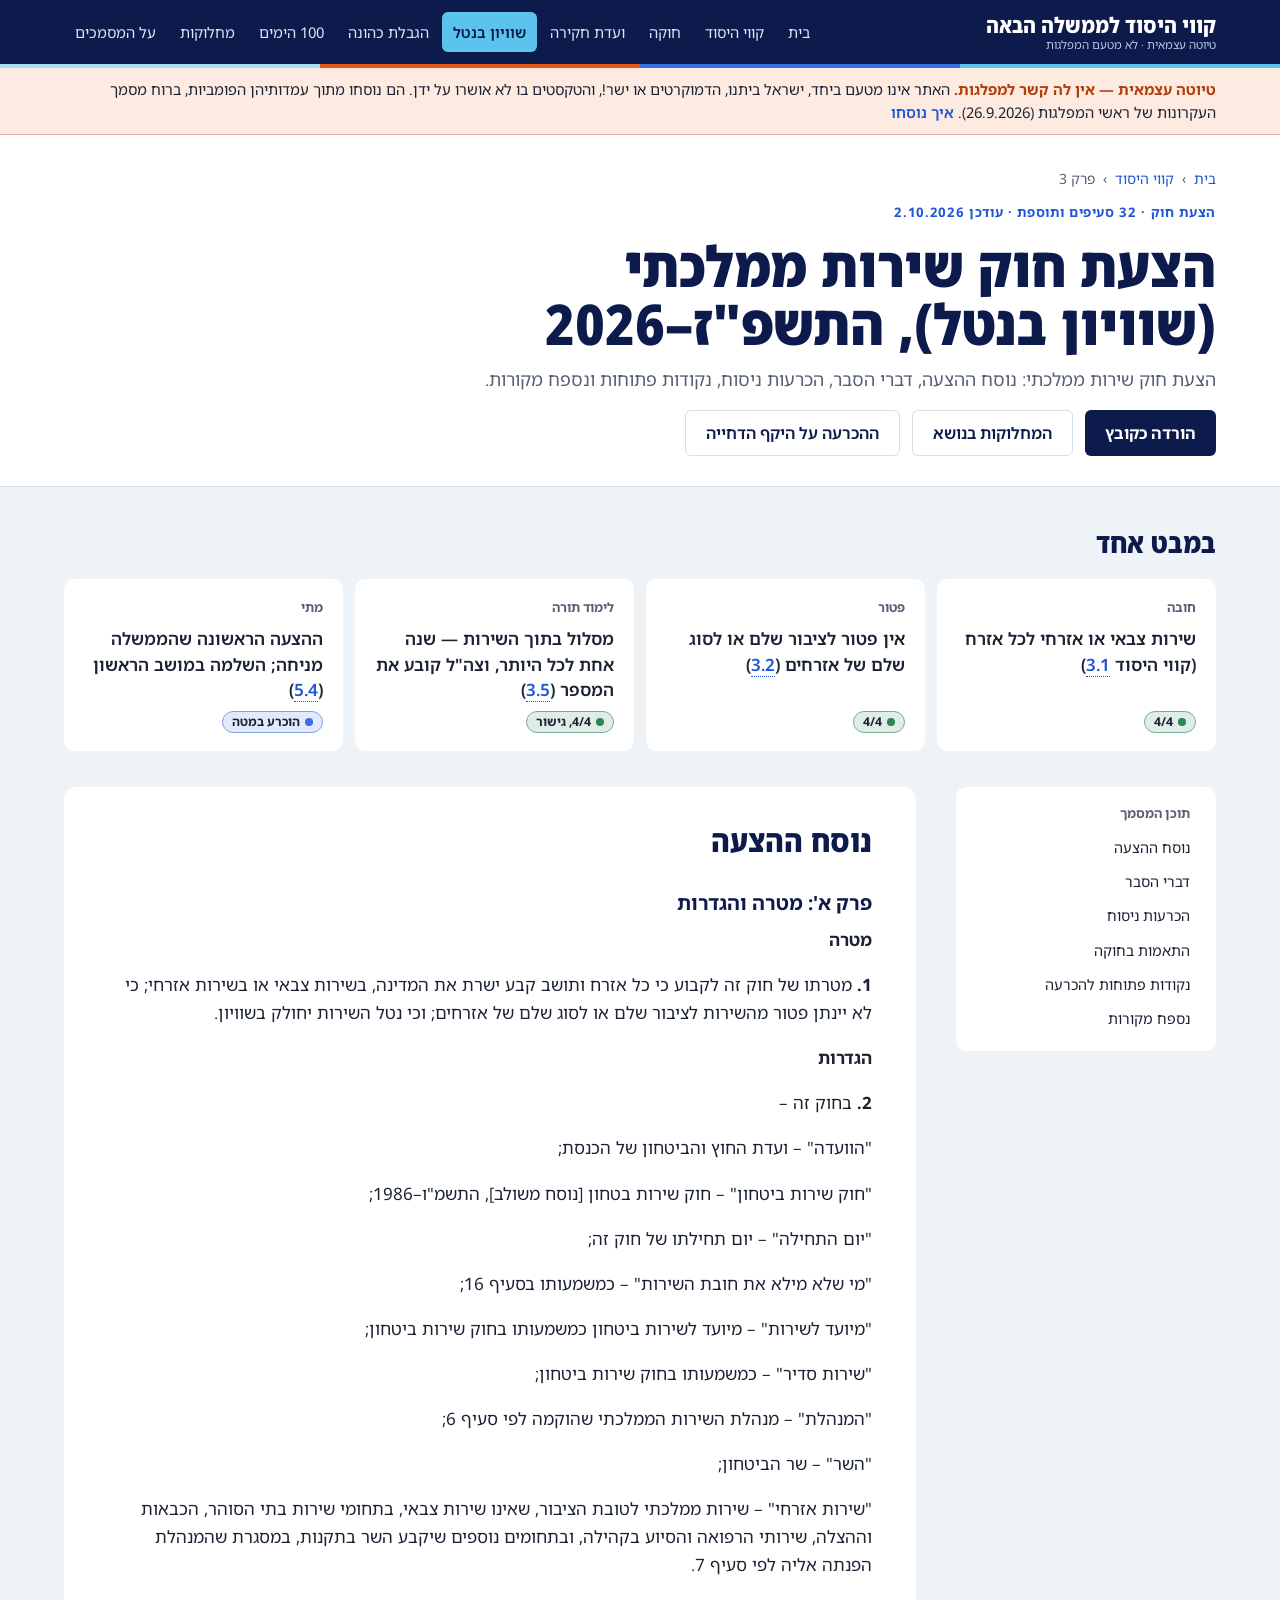
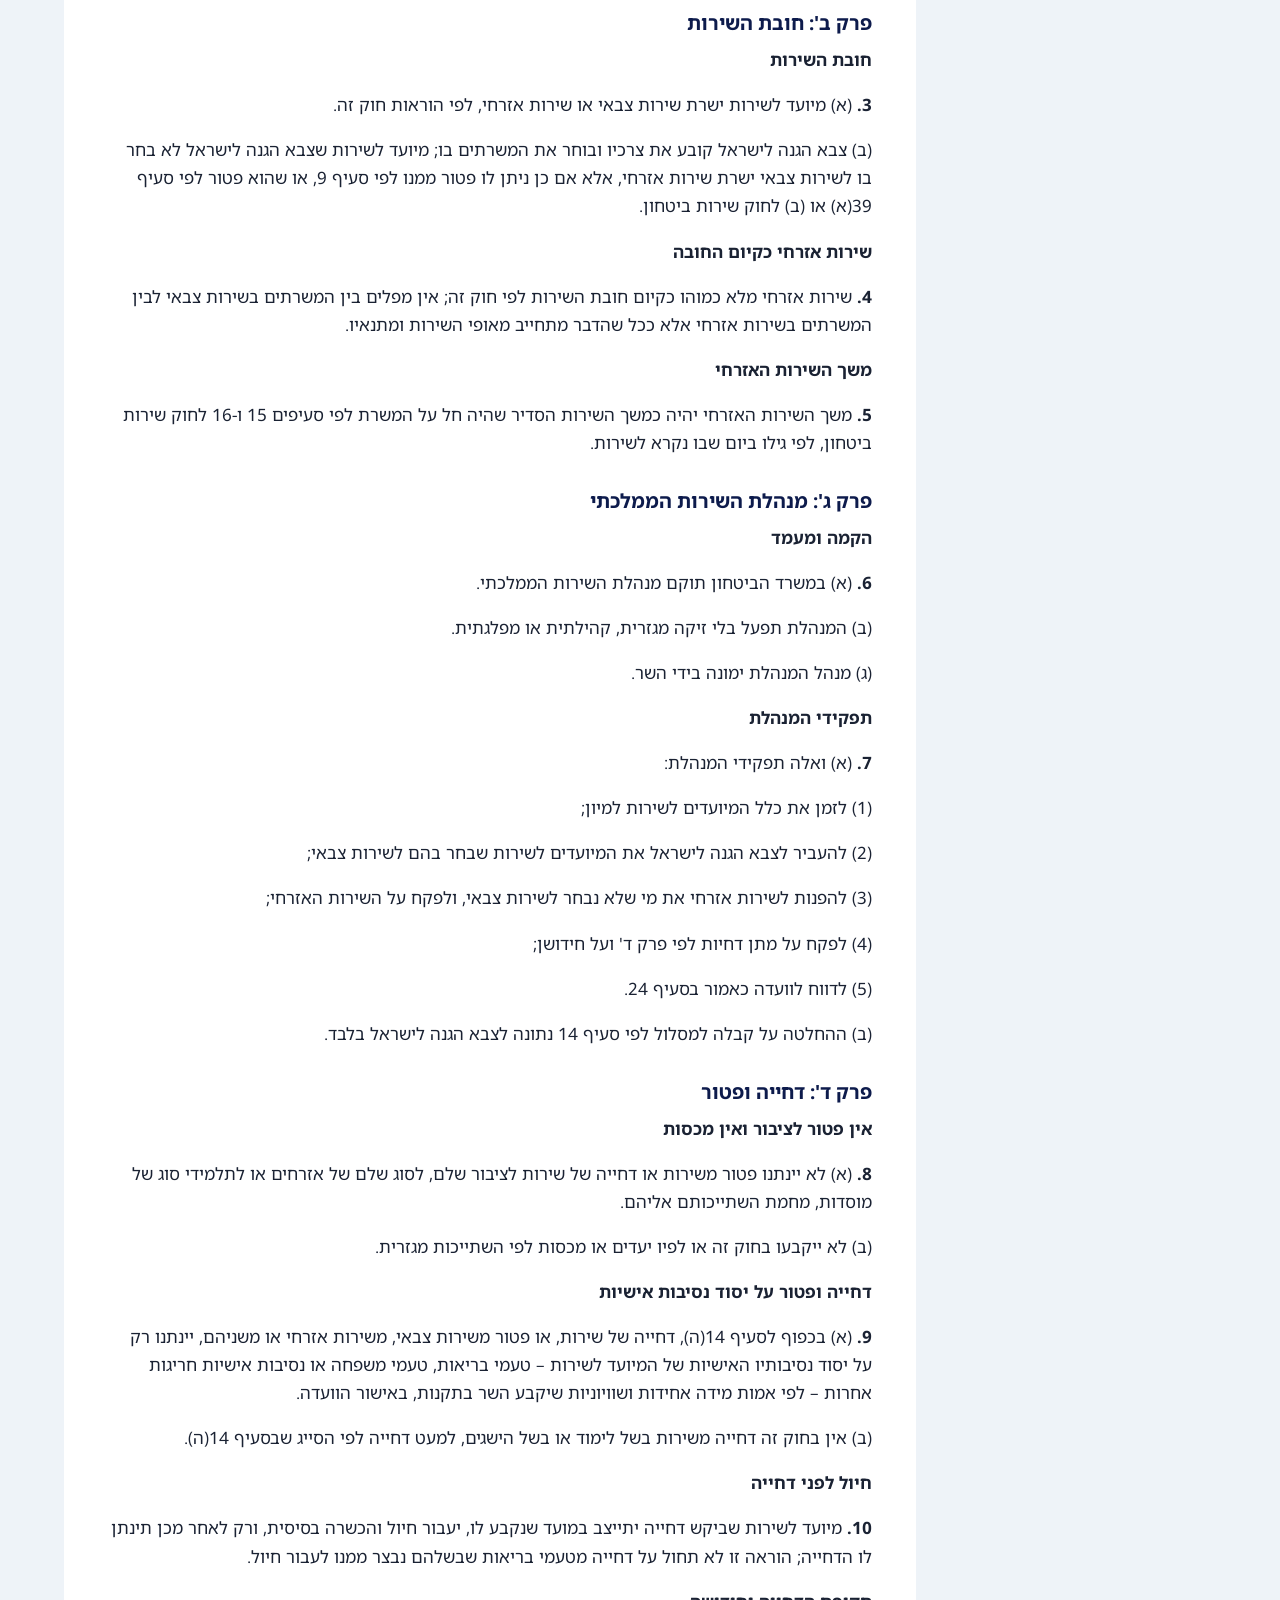
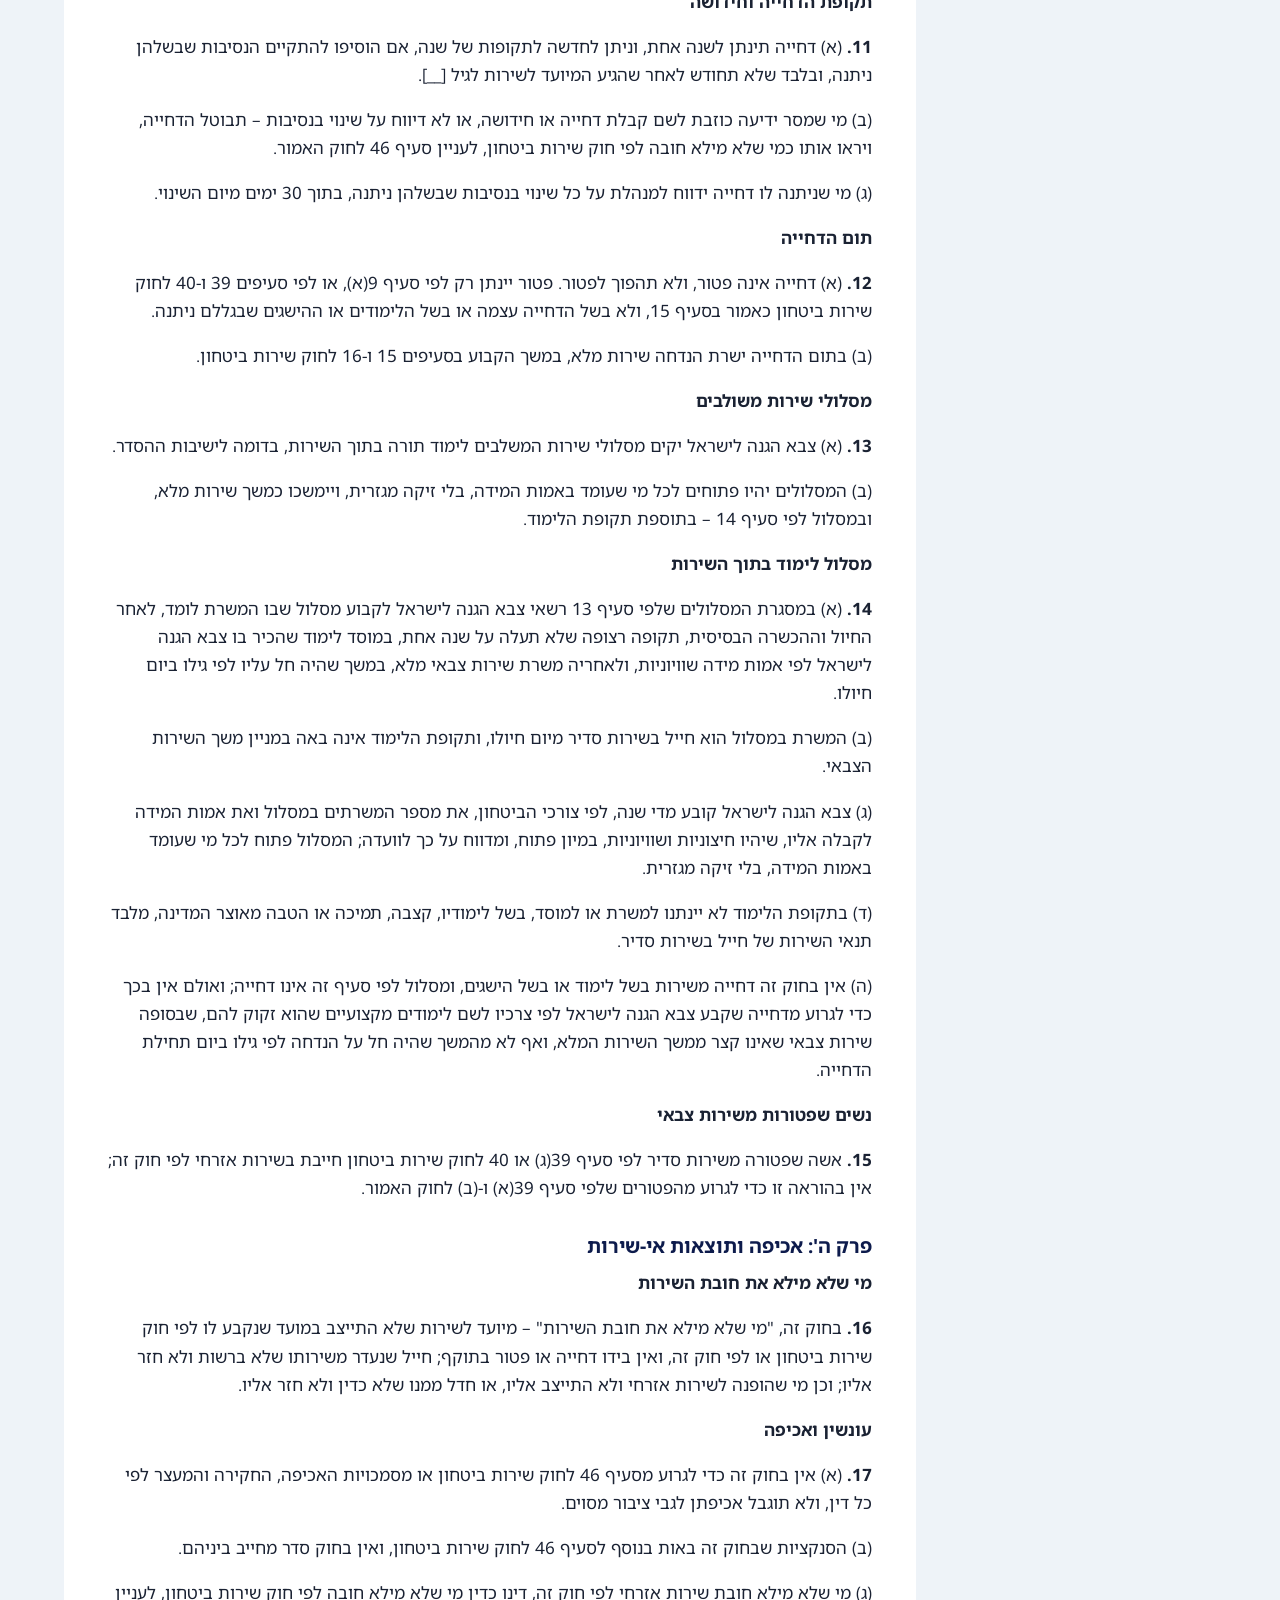
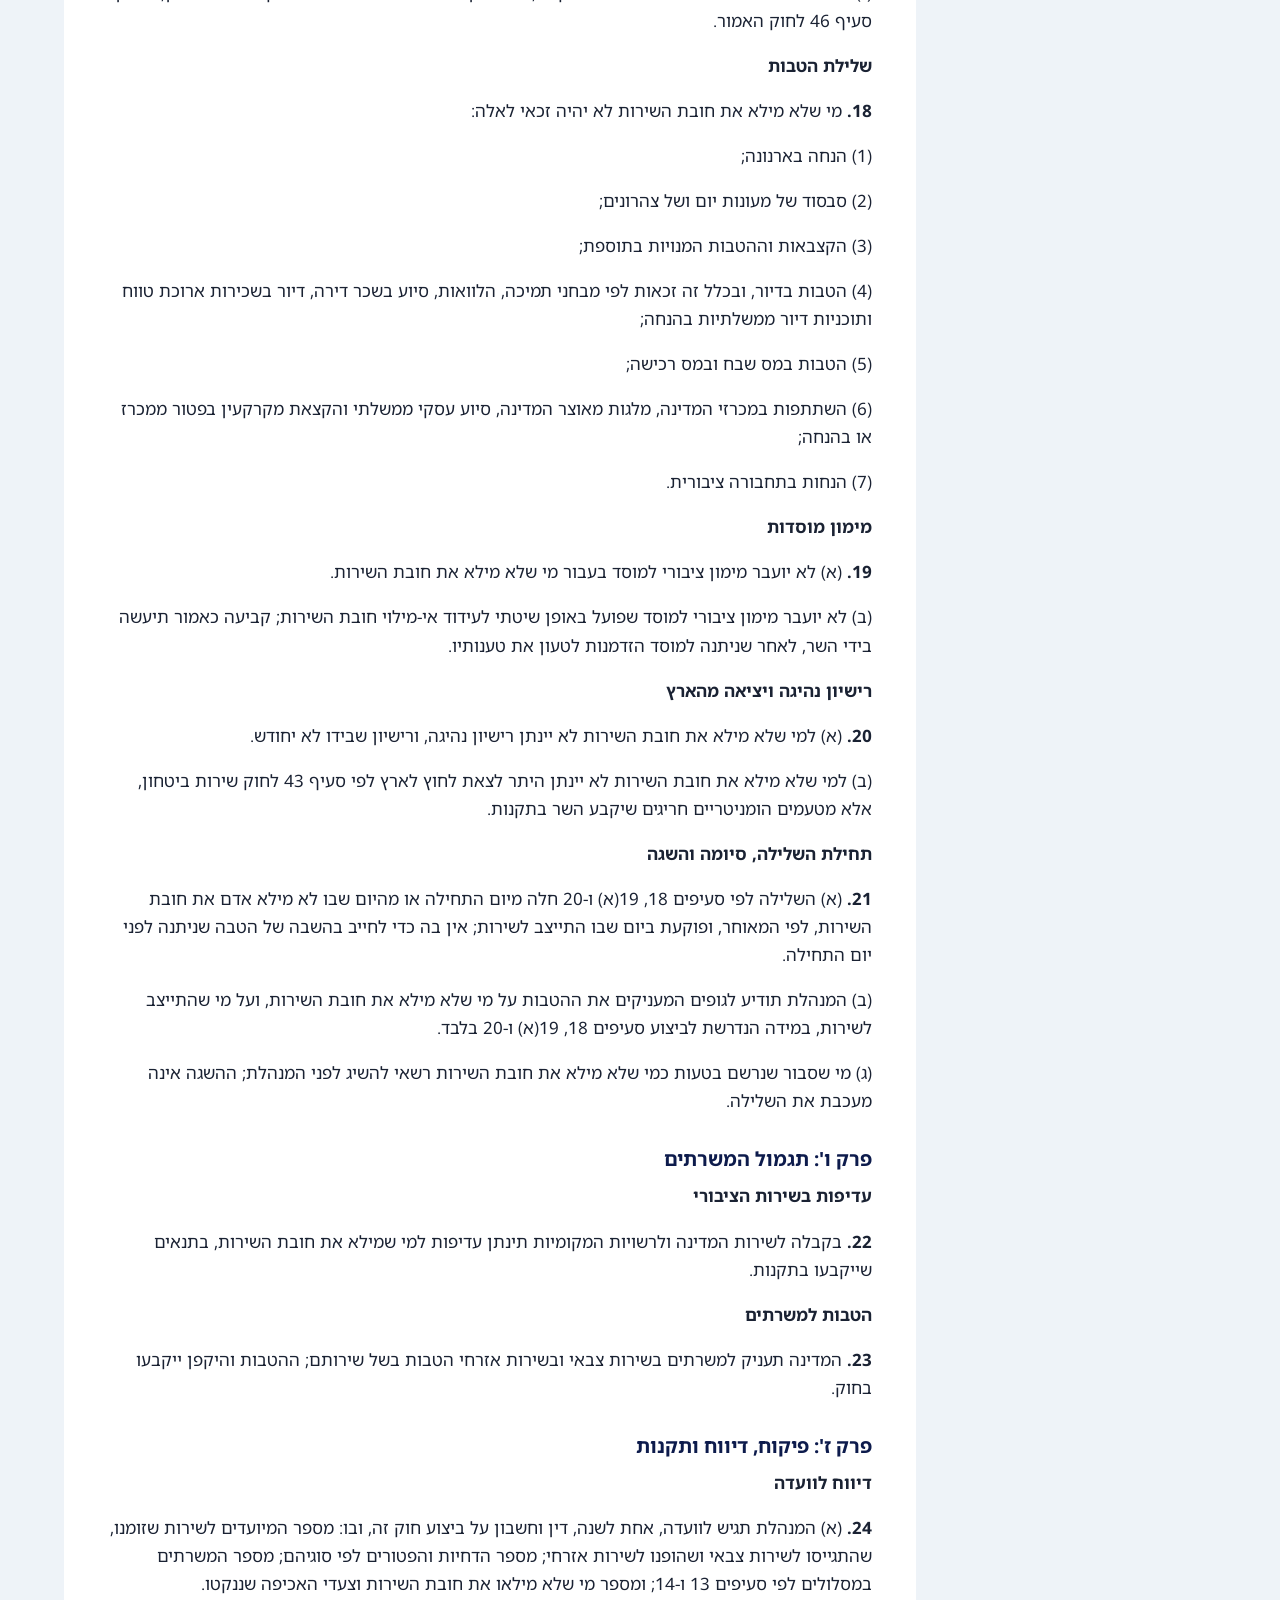
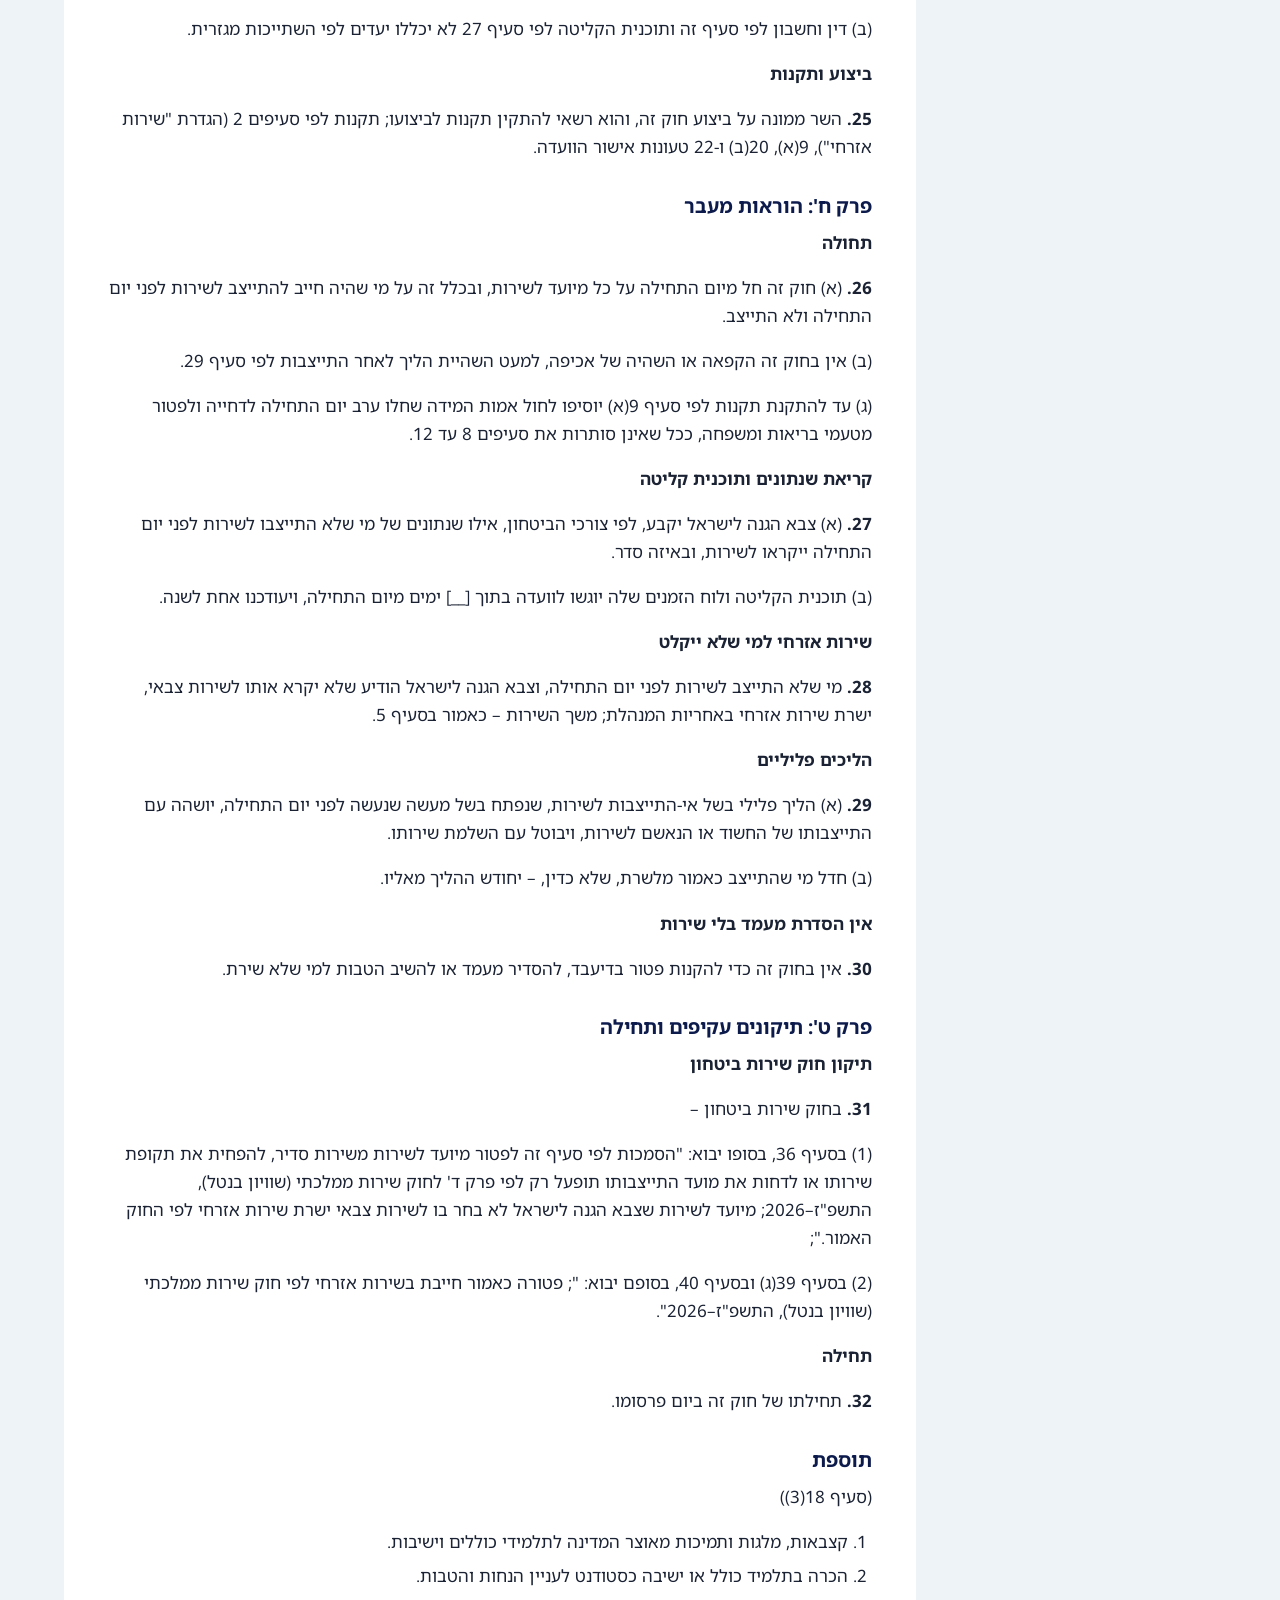
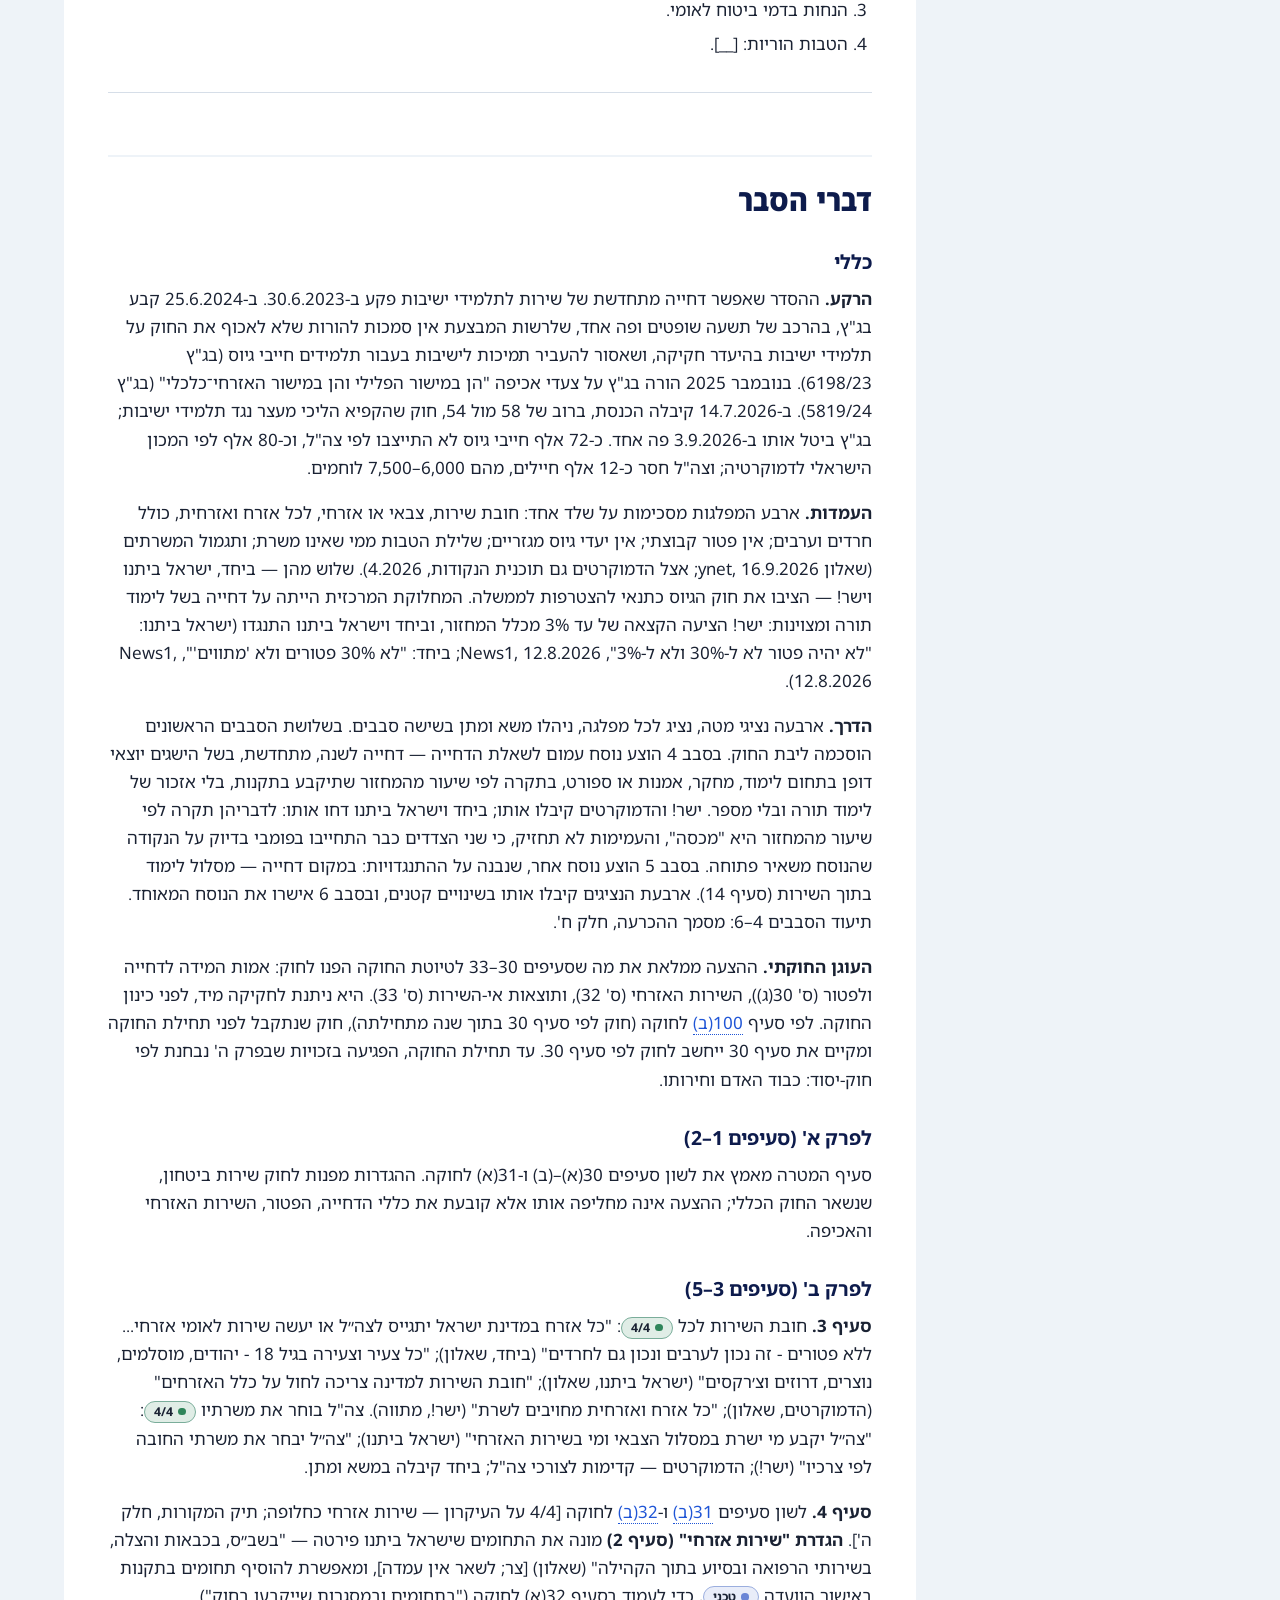
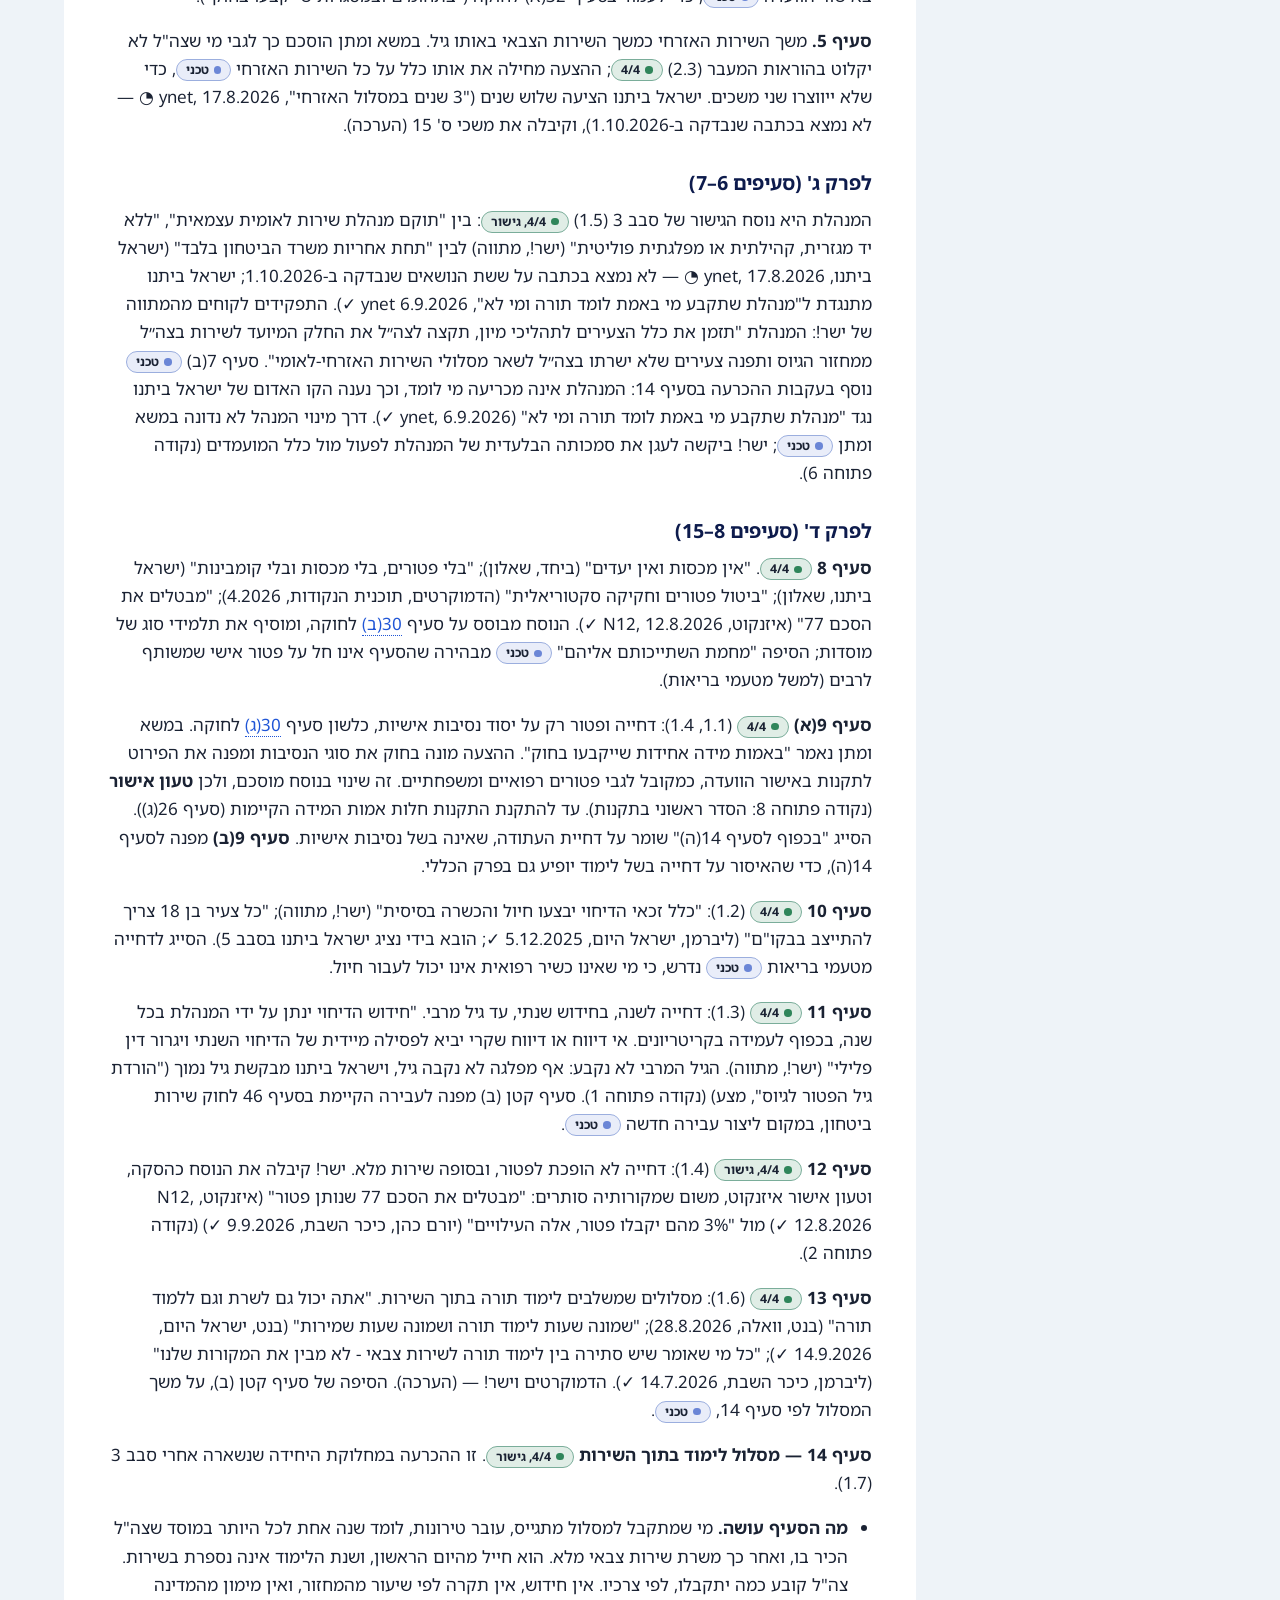
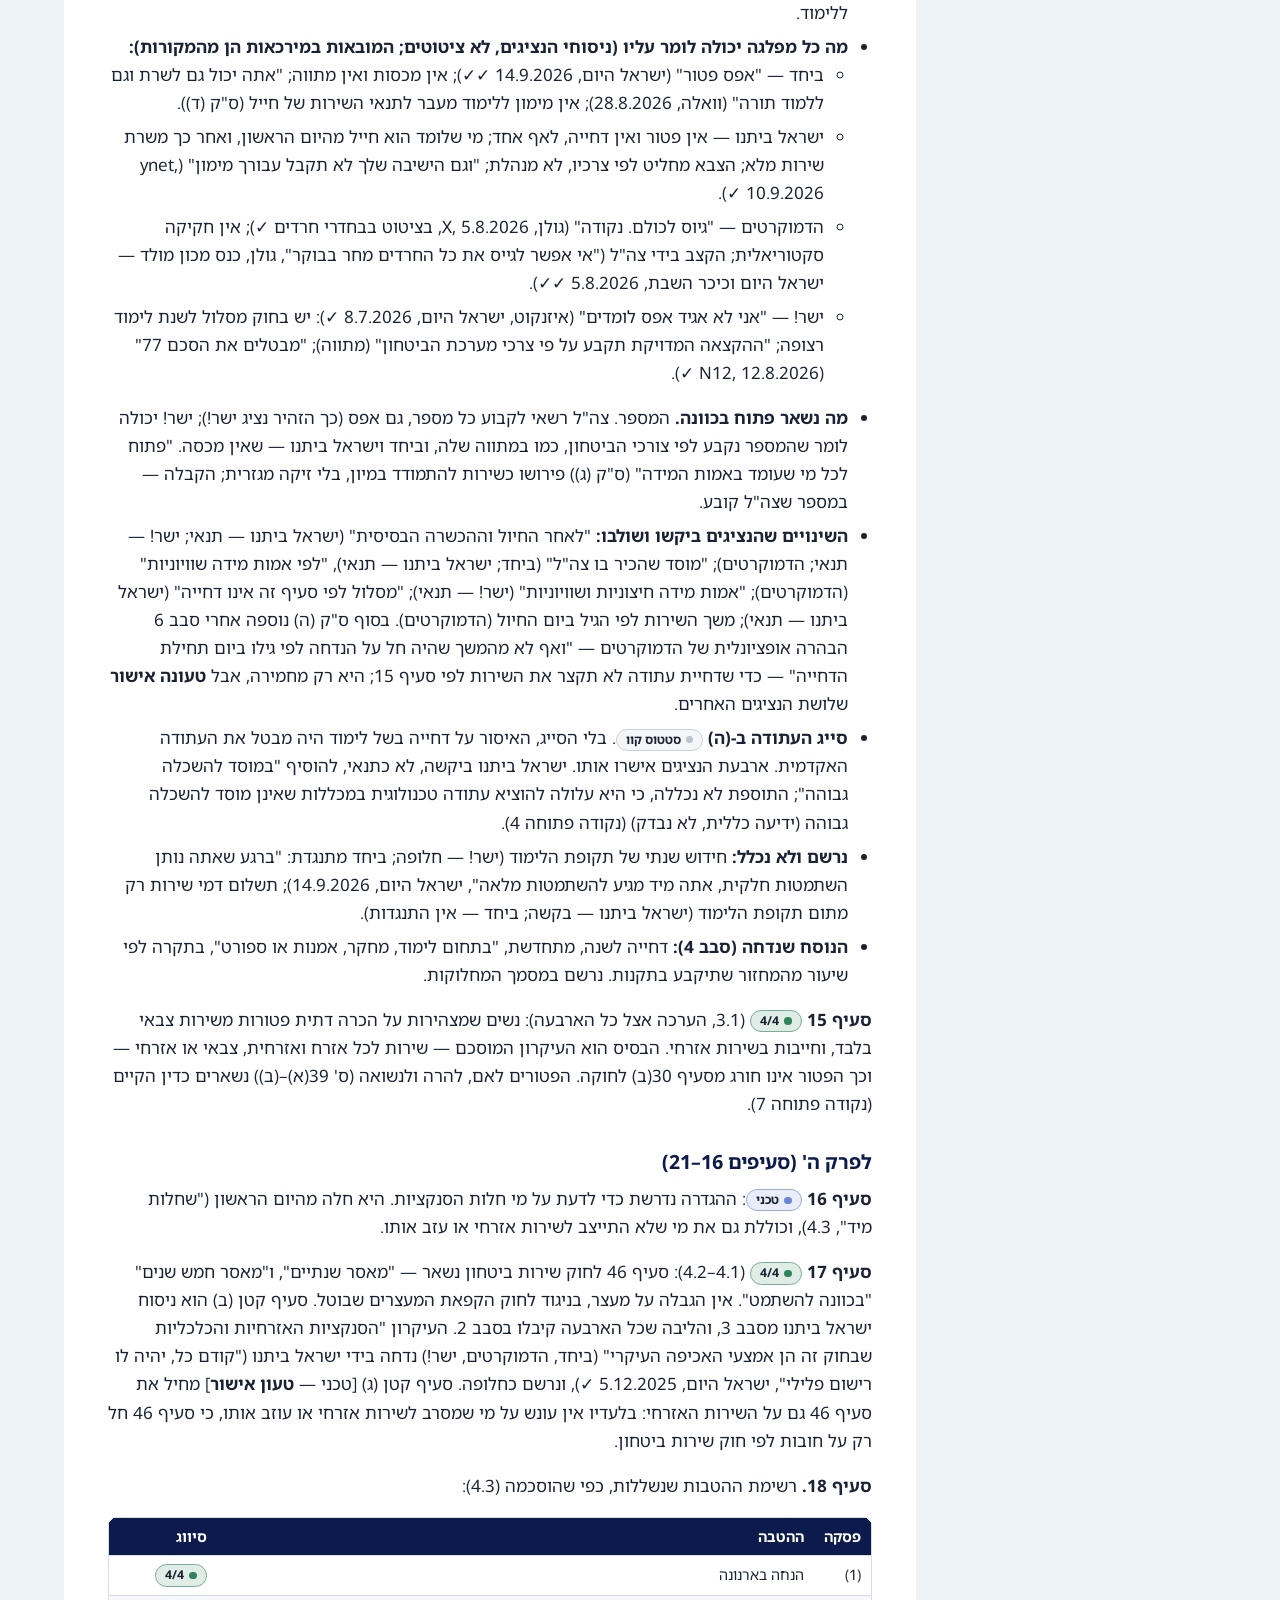
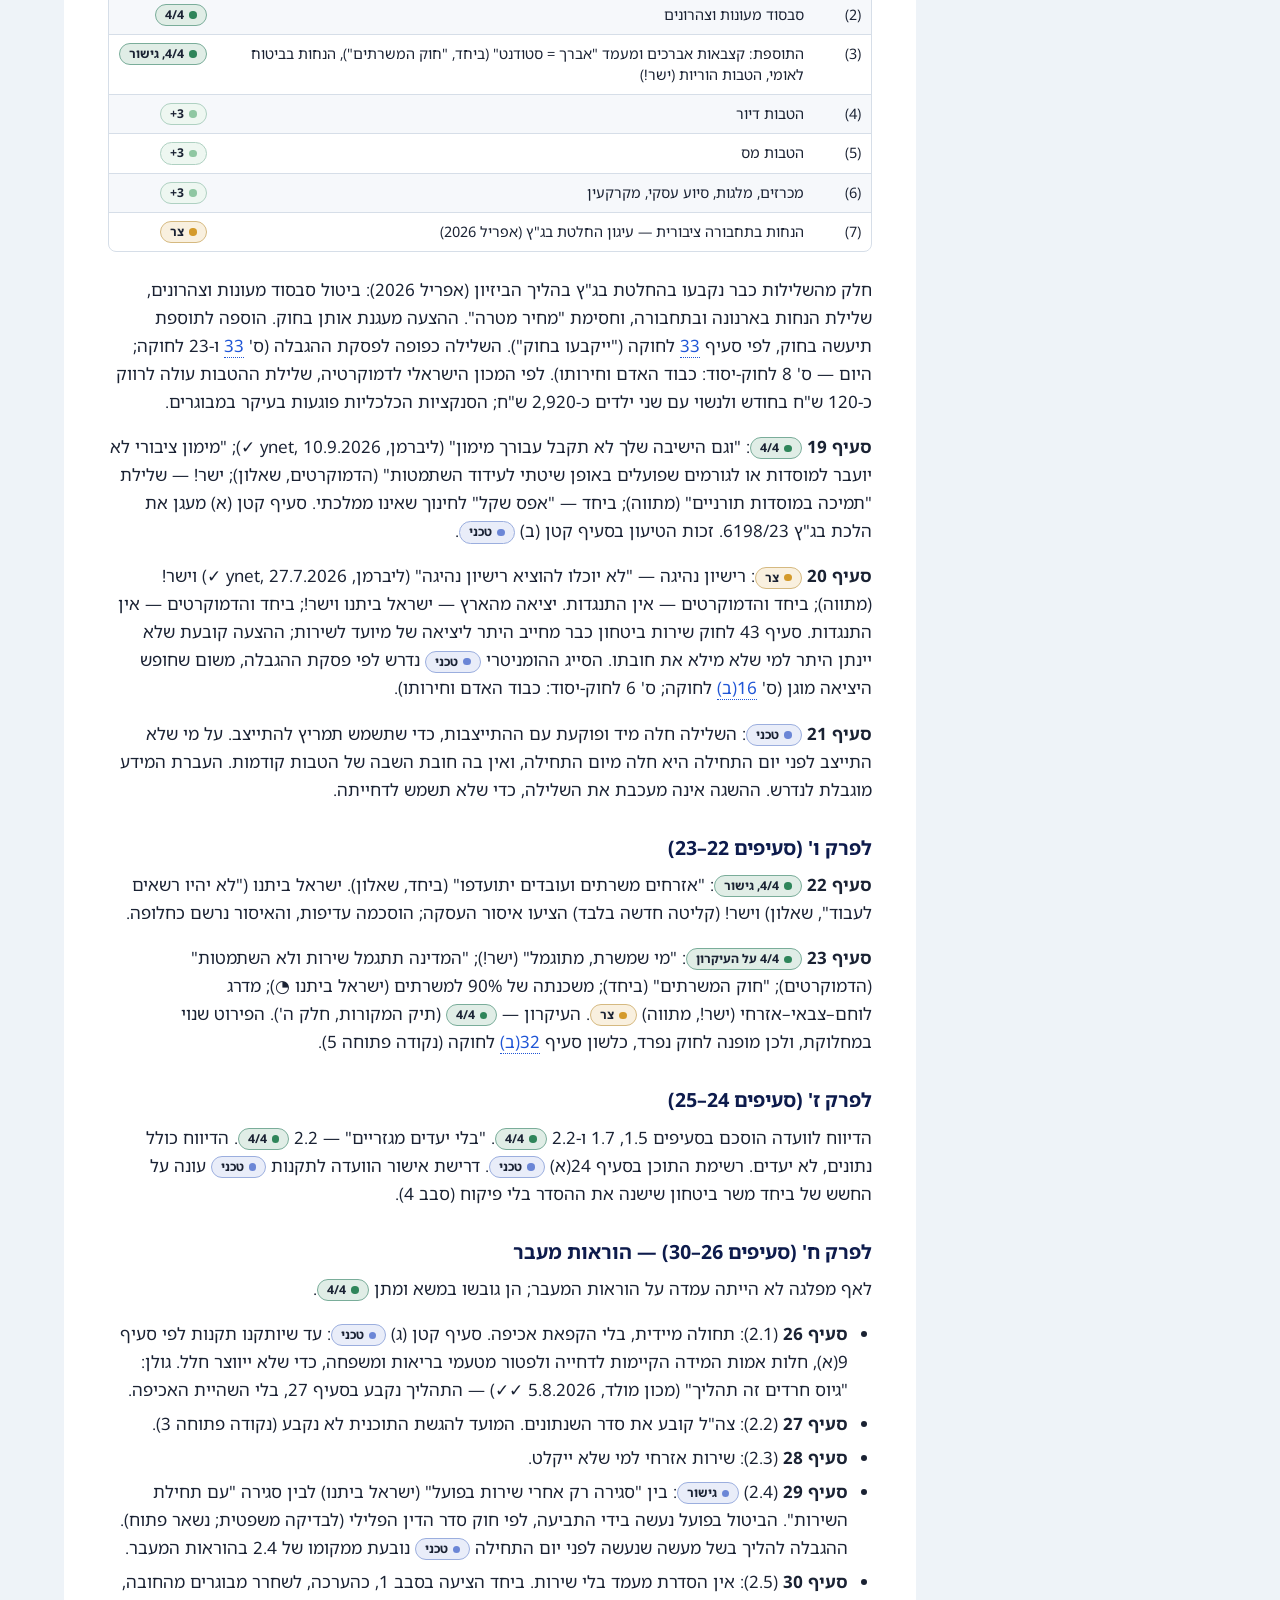
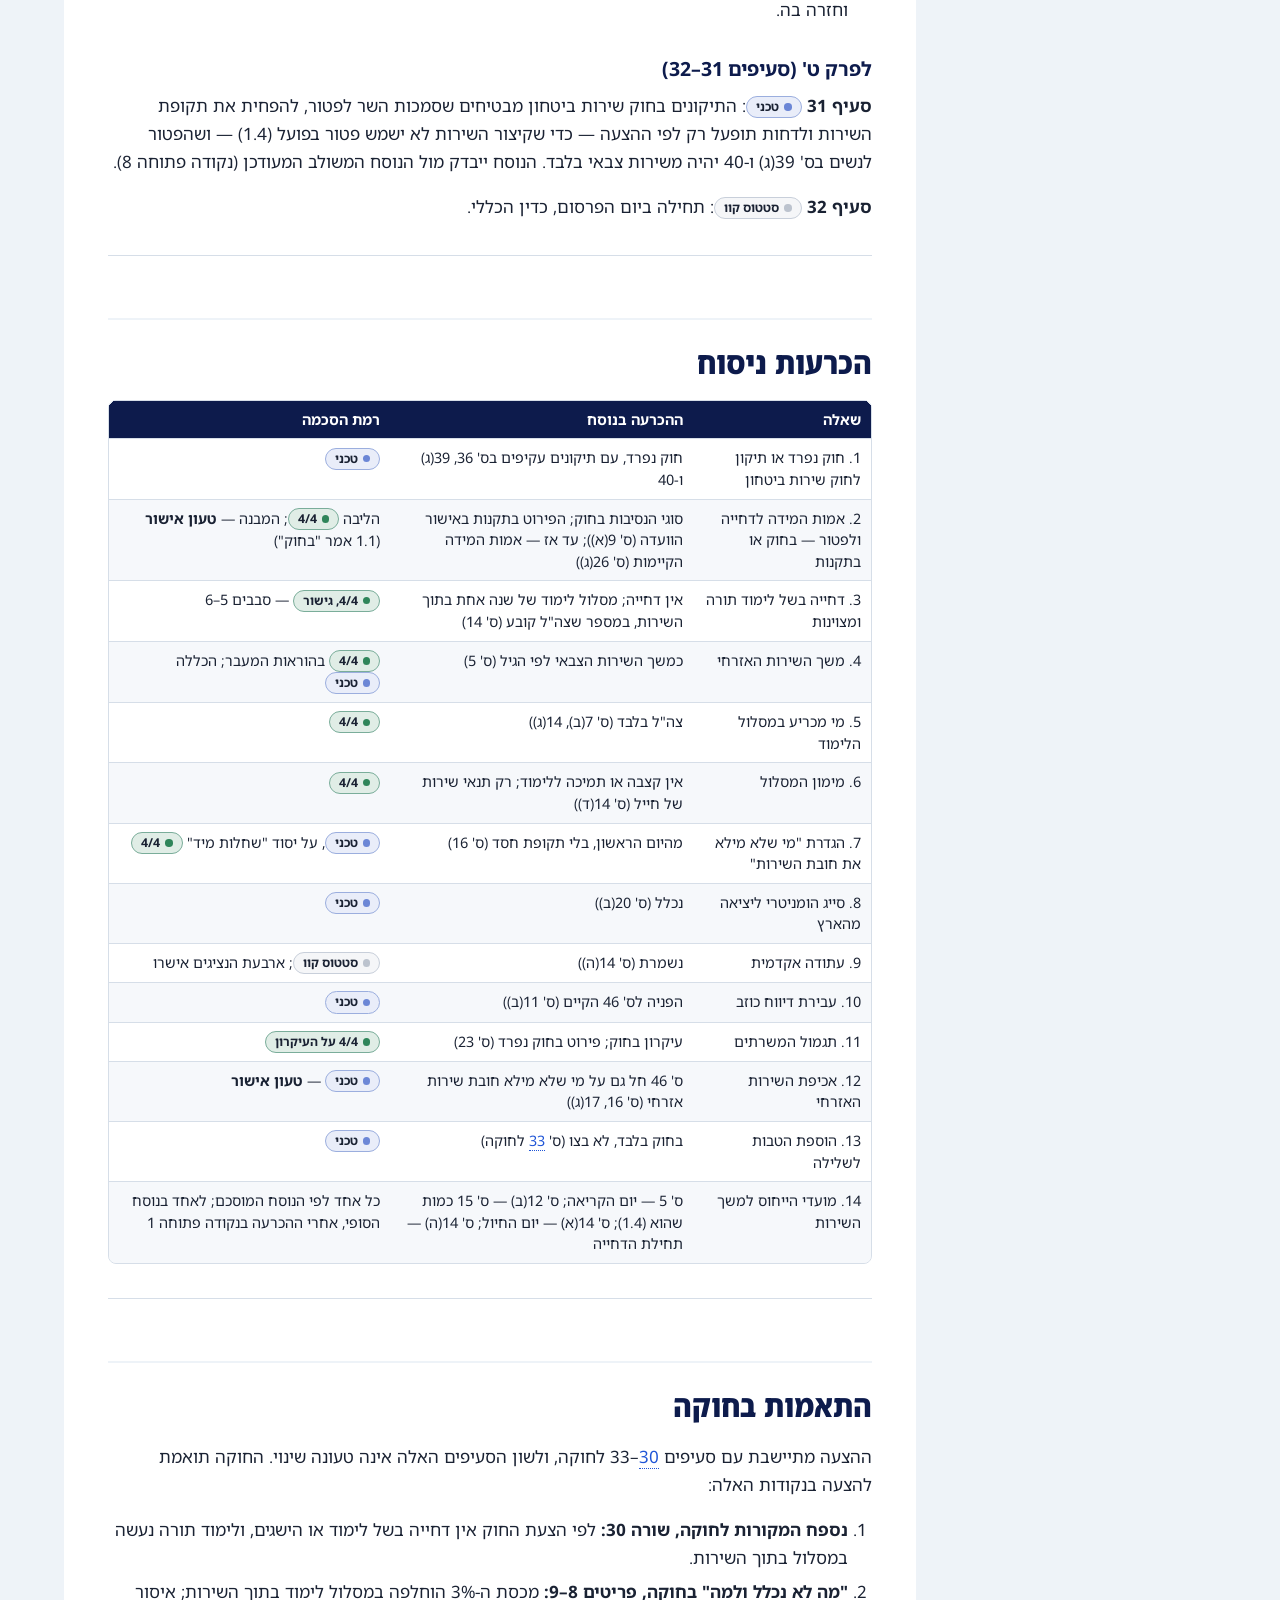
<file: equal-burden.html>
<!doctype html>
<html lang="he" dir="rtl">
<head>
<meta charset="utf-8">
<meta name="viewport" content="width=device-width, initial-scale=1, viewport-fit=cover">
<title>הצעת חוק שירות ממלכתי (שוויון בנטל), התשפ&quot;ז–2026 — טיוטה עצמאית</title>
<meta name="description" content="הצעת חוק שירות ממלכתי: נוסח ההצעה, דברי הסבר, הכרעות ניסוח, נקודות פתוחות ונספח מקורות. טיוטה עצמאית, לא מטעם המפלגות.">
<link rel="stylesheet" href="assets/style.css">
</head>
<body>
<a class="skip" href="#content">דלג לתוכן</a>
<header class="topbar"><div class="topbar-inner"><a class="brand" href="index.html"><b>קווי היסוד לממשלה הבאה</b><span>טיוטה עצמאית · לא מטעם המפלגות</span></a><nav class="nav" aria-label="ניווט ראשי"><a href="index.html">בית</a><a href="guidelines.html">קווי היסוד</a><a href="constitution.html">חוקה</a><a href="inquiry.html">ועדת חקירה</a><a href="equal-burden.html" aria-current="page">שוויון בנטל</a><a href="term-limits.html">הגבלת כהונה</a><a href="100-days.html">100 הימים</a><a href="disputes.html">מחלוקות</a><a href="letter.html">על המסמכים</a></nav></div><div class="stripe" aria-hidden="true"><span></span><span></span><span></span><span></span></div></header>
<div class="notice" role="note"><div class="wrap"><b>טיוטה עצמאית — אין לה קשר למפלגות.</b> האתר אינו מטעם ביחד, ישראל ביתנו, הדמוקרטים או ישר!, והטקסטים בו לא אושרו על ידן. הם נוסחו מתוך עמדותיהן הפומביות, ברוח מסמך העקרונות של ראשי המפלגות (26.9.2026). <a href="letter.html">איך נוסחו</a></div></div>
<main id="content" tabindex="-1"><section class="page-head"><div class="wrap"><nav class="crumbs" aria-label="מיקום באתר"><a href="index.html">בית</a><span aria-hidden="true">›</span><a href="guidelines.html">קווי היסוד</a><span aria-hidden="true">›</span><span>פרק 3</span></nav><span class="kicker">הצעת חוק · 32 סעיפים ותוספת · עודכן 2.10.2026</span><h1>הצעת חוק שירות ממלכתי (שוויון בנטל), התשפ"ז–2026</h1><p class="lede">הצעת חוק שירות ממלכתי: נוסח ההצעה, דברי הסבר, הכרעות ניסוח, נקודות פתוחות ונספח מקורות.</p><div class="actions no-print"><a class="btn btn-ink" href="pdf/הצעת-חוק-השוויון-בנטל.pdf" download>הורדה כקובץ</a><a class="btn btn-outline" href="disputes.html#חוק-השוויון-בנטל">המחלוקות בנושא</a><a class="btn btn-outline" href="deferral-decision.html">ההכרעה על היקף הדחייה</a></div></div></section><div class="wrap page-main"><section class="glance" aria-labelledby="glance-h"><h2 id="glance-h">במבט אחד</h2><div class="tiles"><div class="tile"><span class="tile-label">חובה</span><span class="tile-value">שירות צבאי או אזרחי לכל אזרח (קווי היסוד <a class="xref" href="guidelines.html#g-3.1">3.1</a>)</span><span class="tag lvl-all4" title="ארבע המפלגות"><span class="dot" aria-hidden="true"></span>4/4<span class="sr"> — ארבע המפלגות</span></span></div><div class="tile"><span class="tile-label">פטור</span><span class="tile-value">אין פטור לציבור שלם או לסוג שלם של אזרחים (<a class="xref" href="guidelines.html#g-3.2">3.2</a>)</span><span class="tag lvl-all4" title="ארבע המפלגות"><span class="dot" aria-hidden="true"></span>4/4<span class="sr"> — ארבע המפלגות</span></span></div><div class="tile"><span class="tile-label">לימוד תורה</span><span class="tile-value">מסלול בתוך השירות — שנה אחת לכל היותר, וצה"ל קובע את המספר (<a class="xref" href="guidelines.html#g-3.5">3.5</a>)</span><span class="tag lvl-all4" title="ארבע המפלגות"><span class="dot" aria-hidden="true"></span>4/4, גישור<span class="sr"> — ארבע המפלגות</span></span></div><div class="tile"><span class="tile-label">מתי</span><span class="tile-value">ההצעה הראשונה שהממשלה מניחה; השלמה במושב הראשון (<a class="xref" href="guidelines.html#g-5.4">5.4</a>)</span><span class="tag lvl-decided" title="הכרעה של כותבי הטיוטה, טעונה אישור ראשי המפלגות"><span class="dot" aria-hidden="true"></span>הוכרע במטה<span class="sr"> — הכרעה של כותבי הטיוטה, טעונה אישור ראשי המפלגות</span></span></div></div></section><div class="doc-layout"><nav class="rail" aria-label="תוכן המסמך"><h2>תוכן המסמך</h2><ol><li><a href="#נוסח-ההצעה">נוסח ההצעה</a></li><li><a href="#דברי-הסבר">דברי הסבר</a></li><li><a href="#הכרעות-ניסוח">הכרעות ניסוח</a></li><li><a href="#התאמות-בחוקה">התאמות בחוקה</a></li><li><a href="#נקודות-פתוחות-להכרעה">נקודות פתוחות להכרעה</a></li><li><a href="#נספח-מקורות">נספח מקורות</a></li></ol></nav><article class="doc"><details class="toc no-print"><summary>תוכן העניינים</summary><ol><li><a href="#נוסח-ההצעה">נוסח ההצעה</a></li><li><a href="#דברי-הסבר">דברי הסבר</a></li><li><a href="#הכרעות-ניסוח">הכרעות ניסוח</a></li><li><a href="#התאמות-בחוקה">התאמות בחוקה</a></li><li><a href="#נקודות-פתוחות-להכרעה">נקודות פתוחות להכרעה</a></li><li><a href="#נספח-מקורות">נספח מקורות</a></li></ol></details><h2 id="נוסח-ההצעה">נוסח ההצעה</h2>
<h3 id="פרק-א-מטרה-והגדרות">פרק א': מטרה והגדרות</h3>
<p><strong>מטרה</strong></p>
<p><strong>1.</strong> מטרתו של חוק זה לקבוע כי כל אזרח ותושב קבע ישרת את המדינה, בשירות צבאי או בשירות אזרחי; כי לא יינתן פטור מהשירות לציבור שלם או לסוג שלם של אזרחים; וכי נטל השירות יחולק בשוויון.</p>
<p><strong>הגדרות</strong></p>
<p><strong>2.</strong> בחוק זה –</p>
<p>"הוועדה" – ועדת החוץ והביטחון של הכנסת;</p>
<p>"חוק שירות ביטחון" – חוק שירות בטחון [נוסח משולב], התשמ"ו–1986;</p>
<p>"יום התחילה" – יום תחילתו של חוק זה;</p>
<p>"מי שלא מילא את חובת השירות" – כמשמעותו בסעיף 16;</p>
<p>"מיועד לשירות" – מיועד לשירות ביטחון כמשמעותו בחוק שירות ביטחון;</p>
<p>"שירות סדיר" – כמשמעותו בחוק שירות ביטחון;</p>
<p>"המנהלת" – מנהלת השירות הממלכתי שהוקמה לפי סעיף 6;</p>
<p>"השר" – שר הביטחון;</p>
<p>"שירות אזרחי" – שירות ממלכתי לטובת הציבור, שאינו שירות צבאי, בתחומי שירות בתי הסוהר, הכבאות וההצלה, שירותי הרפואה והסיוע בקהילה, ובתחומים נוספים שיקבע השר בתקנות, במסגרת שהמנהלת הפנתה אליה לפי סעיף 7.</p>
<h3 id="פרק-ב-חובת-השירות">פרק ב': חובת השירות</h3>
<p><strong>חובת השירות</strong></p>
<p><strong>3.</strong> (א) מיועד לשירות ישרת שירות צבאי או שירות אזרחי, לפי הוראות חוק זה.</p>
<p>(ב) צבא הגנה לישראל קובע את צרכיו ובוחר את המשרתים בו; מיועד לשירות שצבא הגנה לישראל לא בחר בו לשירות צבאי ישרת שירות אזרחי, אלא אם כן ניתן לו פטור ממנו לפי סעיף 9, או שהוא פטור לפי סעיף 39(א) או (ב) לחוק שירות ביטחון.</p>
<p><strong>שירות אזרחי כקיום החובה</strong></p>
<p><strong>4.</strong> שירות אזרחי מלא כמוהו כקיום חובת השירות לפי חוק זה; אין מפלים בין המשרתים בשירות צבאי לבין המשרתים בשירות אזרחי אלא ככל שהדבר מתחייב מאופי השירות ומתנאיו.</p>
<p><strong>משך השירות האזרחי</strong></p>
<p><strong>5.</strong> משך השירות האזרחי יהיה כמשך השירות הסדיר שהיה חל על המשרת לפי סעיפים 15 ו-16 לחוק שירות ביטחון, לפי גילו ביום שבו נקרא לשירות.</p>
<h3 id="פרק-ג-מנהלת-השירות-הממלכתי">פרק ג': מנהלת השירות הממלכתי</h3>
<p><strong>הקמה ומעמד</strong></p>
<p><strong>6.</strong> (א) במשרד הביטחון תוקם מנהלת השירות הממלכתי.</p>
<p>(ב) המנהלת תפעל בלי זיקה מגזרית, קהילתית או מפלגתית.</p>
<p>(ג) מנהל המנהלת ימונה בידי השר.</p>
<p><strong>תפקידי המנהלת</strong></p>
<p><strong>7.</strong> (א) ואלה תפקידי המנהלת:</p>
<p>(1) לזמן את כלל המיועדים לשירות למיון;</p>
<p>(2) להעביר לצבא הגנה לישראל את המיועדים לשירות שבחר בהם לשירות צבאי;</p>
<p>(3) להפנות לשירות אזרחי את מי שלא נבחר לשירות צבאי, ולפקח על השירות האזרחי;</p>
<p>(4) לפקח על מתן דחיות לפי פרק ד' ועל חידושן;</p>
<p>(5) לדווח לוועדה כאמור בסעיף 24.</p>
<p>(ב) ההחלטה על קבלה למסלול לפי סעיף 14 נתונה לצבא הגנה לישראל בלבד.</p>
<h3 id="פרק-ד-דחייה-ופטור">פרק ד': דחייה ופטור</h3>
<p><strong>אין פטור לציבור ואין מכסות</strong></p>
<p><strong>8.</strong> (א) לא יינתנו פטור משירות או דחייה של שירות לציבור שלם, לסוג שלם של אזרחים או לתלמידי סוג של מוסדות, מחמת השתייכותם אליהם.</p>
<p>(ב) לא ייקבעו בחוק זה או לפיו יעדים או מכסות לפי השתייכות מגזרית.</p>
<p><strong>דחייה ופטור על יסוד נסיבות אישיות</strong></p>
<p><strong>9.</strong> (א) בכפוף לסעיף 14(ה), דחייה של שירות, או פטור משירות צבאי, משירות אזרחי או משניהם, יינתנו רק על יסוד נסיבותיו האישיות של המיועד לשירות – טעמי בריאות, טעמי משפחה או נסיבות אישיות חריגות אחרות – לפי אמות מידה אחידות ושוויוניות שיקבע השר בתקנות, באישור הוועדה.</p>
<p>(ב) אין בחוק זה דחייה משירות בשל לימוד או בשל הישגים, למעט דחייה לפי הסייג שבסעיף 14(ה).</p>
<p><strong>חיול לפני דחייה</strong></p>
<p><strong>10.</strong> מיועד לשירות שביקש דחייה יתייצב במועד שנקבע לו, יעבור חיול והכשרה בסיסית, ורק לאחר מכן תינתן לו הדחייה; הוראה זו לא תחול על דחייה מטעמי בריאות שבשלהם נבצר ממנו לעבור חיול.</p>
<p><strong>תקופת הדחייה וחידושה</strong></p>
<p><strong>11.</strong> (א) דחייה תינתן לשנה אחת, וניתן לחדשה לתקופות של שנה, אם הוסיפו להתקיים הנסיבות שבשלהן ניתנה, ובלבד שלא תחודש לאחר שהגיע המיועד לשירות לגיל [__].</p>
<p>(ב) מי שמסר ידיעה כוזבת לשם קבלת דחייה או חידושה, או לא דיווח על שינוי בנסיבות – תבוטל הדחייה, ויראו אותו כמי שלא מילא חובה לפי חוק שירות ביטחון, לעניין סעיף 46 לחוק האמור.</p>
<p>(ג) מי שניתנה לו דחייה ידווח למנהלת על כל שינוי בנסיבות שבשלהן ניתנה, בתוך 30 ימים מיום השינוי.</p>
<p><strong>תום הדחייה</strong></p>
<p><strong>12.</strong> (א) דחייה אינה פטור, ולא תהפוך לפטור. פטור יינתן רק לפי סעיף 9(א), או לפי סעיפים 39 ו-40 לחוק שירות ביטחון כאמור בסעיף 15, ולא בשל הדחייה עצמה או בשל הלימודים או ההישגים שבגללם ניתנה.</p>
<p>(ב) בתום הדחייה ישרת הנדחה שירות מלא, במשך הקבוע בסעיפים 15 ו-16 לחוק שירות ביטחון.</p>
<p><strong>מסלולי שירות משולבים</strong></p>
<p><strong>13.</strong> (א) צבא הגנה לישראל יקים מסלולי שירות המשלבים לימוד תורה בתוך השירות, בדומה לישיבות ההסדר.</p>
<p>(ב) המסלולים יהיו פתוחים לכל מי שעומד באמות המידה, בלי זיקה מגזרית, ויימשכו כמשך שירות מלא, ובמסלול לפי סעיף 14 – בתוספת תקופת הלימוד.</p>
<p><strong>מסלול לימוד בתוך השירות</strong></p>
<p><strong>14.</strong> (א) במסגרת המסלולים שלפי סעיף 13 רשאי צבא הגנה לישראל לקבוע מסלול שבו המשרת לומד, לאחר החיול וההכשרה הבסיסית, תקופה רצופה שלא תעלה על שנה אחת, במוסד לימוד שהכיר בו צבא הגנה לישראל לפי אמות מידה שוויוניות, ולאחריה משרת שירות צבאי מלא, במשך שהיה חל עליו לפי גילו ביום חיולו.</p>
<p>(ב) המשרת במסלול הוא חייל בשירות סדיר מיום חיולו, ותקופת הלימוד אינה באה במניין משך השירות הצבאי.</p>
<p>(ג) צבא הגנה לישראל קובע מדי שנה, לפי צורכי הביטחון, את מספר המשרתים במסלול ואת אמות המידה לקבלה אליו, שיהיו חיצוניות ושוויוניות, במיון פתוח, ומדווח על כך לוועדה; המסלול פתוח לכל מי שעומד באמות המידה, בלי זיקה מגזרית.</p>
<p>(ד) בתקופת הלימוד לא יינתנו למשרת או למוסד, בשל לימודיו, קצבה, תמיכה או הטבה מאוצר המדינה, מלבד תנאי השירות של חייל בשירות סדיר.</p>
<p>(ה) אין בחוק זה דחייה משירות בשל לימוד או בשל הישגים, ומסלול לפי סעיף זה אינו דחייה; ואולם אין בכך כדי לגרוע מדחייה שקבע צבא הגנה לישראל לפי צרכיו לשם לימודים מקצועיים שהוא זקוק להם, שבסופה שירות צבאי שאינו קצר ממשך השירות המלא, ואף לא מהמשך שהיה חל על הנדחה לפי גילו ביום תחילת הדחייה.</p>
<p><strong>נשים שפטורות משירות צבאי</strong></p>
<p><strong>15.</strong> אשה שפטורה משירות סדיר לפי סעיף 39(ג) או 40 לחוק שירות ביטחון חייבת בשירות אזרחי לפי חוק זה; אין בהוראה זו כדי לגרוע מהפטורים שלפי סעיף 39(א) ו-(ב) לחוק האמור.</p>
<h3 id="פרק-ה-אכיפה-ותוצאות-אי-שירות">פרק ה': אכיפה ותוצאות אי-שירות</h3>
<p><strong>מי שלא מילא את חובת השירות</strong></p>
<p><strong>16.</strong> בחוק זה, "מי שלא מילא את חובת השירות" – מיועד לשירות שלא התייצב במועד שנקבע לו לפי חוק שירות ביטחון או לפי חוק זה, ואין בידו דחייה או פטור בתוקף; חייל שנעדר משירותו שלא ברשות ולא חזר אליו; וכן מי שהופנה לשירות אזרחי ולא התייצב אליו, או חדל ממנו שלא כדין ולא חזר אליו.</p>
<p><strong>עונשין ואכיפה</strong></p>
<p><strong>17.</strong> (א) אין בחוק זה כדי לגרוע מסעיף 46 לחוק שירות ביטחון או מסמכויות האכיפה, החקירה והמעצר לפי כל דין, ולא תוגבל אכיפתן לגבי ציבור מסוים.</p>
<p>(ב) הסנקציות שבחוק זה באות בנוסף לסעיף 46 לחוק שירות ביטחון, ואין בחוק סדר מחייב ביניהם.</p>
<p>(ג) מי שלא מילא חובת שירות אזרחי לפי חוק זה, דינו כדין מי שלא מילא חובה לפי חוק שירות ביטחון, לעניין סעיף 46 לחוק האמור.</p>
<p><strong>שלילת הטבות</strong></p>
<p><strong>18.</strong> מי שלא מילא את חובת השירות לא יהיה זכאי לאלה:</p>
<p>(1) הנחה בארנונה;</p>
<p>(2) סבסוד של מעונות יום ושל צהרונים;</p>
<p>(3) הקצבאות וההטבות המנויות בתוספת;</p>
<p>(4) הטבות בדיור, ובכלל זה זכאות לפי מבחני תמיכה, הלוואות, סיוע בשכר דירה, דיור בשכירות ארוכת טווח ותוכניות דיור ממשלתיות בהנחה;</p>
<p>(5) הטבות במס שבח ובמס רכישה;</p>
<p>(6) השתתפות במכרזי המדינה, מלגות מאוצר המדינה, סיוע עסקי ממשלתי והקצאת מקרקעין בפטור ממכרז או בהנחה;</p>
<p>(7) הנחות בתחבורה ציבורית.</p>
<p><strong>מימון מוסדות</strong></p>
<p><strong>19.</strong> (א) לא יועבר מימון ציבורי למוסד בעבור מי שלא מילא את חובת השירות.</p>
<p>(ב) לא יועבר מימון ציבורי למוסד שפועל באופן שיטתי לעידוד אי-מילוי חובת השירות; קביעה כאמור תיעשה בידי השר, לאחר שניתנה למוסד הזדמנות לטעון את טענותיו.</p>
<p><strong>רישיון נהיגה ויציאה מהארץ</strong></p>
<p><strong>20.</strong> (א) למי שלא מילא את חובת השירות לא יינתן רישיון נהיגה, ורישיון שבידו לא יחודש.</p>
<p>(ב) למי שלא מילא את חובת השירות לא יינתן היתר לצאת לחוץ לארץ לפי סעיף 43 לחוק שירות ביטחון, אלא מטעמים הומניטריים חריגים שיקבע השר בתקנות.</p>
<p><strong>תחילת השלילה, סיומה והשגה</strong></p>
<p><strong>21.</strong> (א) השלילה לפי סעיפים 18, 19(א) ו-20 חלה מיום התחילה או מהיום שבו לא מילא אדם את חובת השירות, לפי המאוחר, ופוקעת ביום שבו התייצב לשירות; אין בה כדי לחייב בהשבה של הטבה שניתנה לפני יום התחילה.</p>
<p>(ב) המנהלת תודיע לגופים המעניקים את ההטבות על מי שלא מילא את חובת השירות, ועל מי שהתייצב לשירות, במידה הנדרשת לביצוע סעיפים 18, 19(א) ו-20 בלבד.</p>
<p>(ג) מי שסבור שנרשם בטעות כמי שלא מילא את חובת השירות רשאי להשיג לפני המנהלת; ההשגה אינה מעכבת את השלילה.</p>
<h3 id="פרק-ו-תגמול-המשרתים">פרק ו': תגמול המשרתים</h3>
<p><strong>עדיפות בשירות הציבורי</strong></p>
<p><strong>22.</strong> בקבלה לשירות המדינה ולרשויות המקומיות תינתן עדיפות למי שמילא את חובת השירות, בתנאים שייקבעו בתקנות.</p>
<p><strong>הטבות למשרתים</strong></p>
<p><strong>23.</strong> המדינה תעניק למשרתים בשירות צבאי ובשירות אזרחי הטבות בשל שירותם; ההטבות והיקפן ייקבעו בחוק.</p>
<h3 id="פרק-ז-פיקוח-דיווח-ותקנות">פרק ז': פיקוח, דיווח ותקנות</h3>
<p><strong>דיווח לוועדה</strong></p>
<p><strong>24.</strong> (א) המנהלת תגיש לוועדה, אחת לשנה, דין וחשבון על ביצוע חוק זה, ובו: מספר המיועדים לשירות שזומנו, שהתגייסו לשירות צבאי ושהופנו לשירות אזרחי; מספר הדחיות והפטורים לפי סוגיהם; מספר המשרתים במסלולים לפי סעיפים 13 ו-14; ומספר מי שלא מילאו את חובת השירות וצעדי האכיפה שננקטו.</p>
<p>(ב) דין וחשבון לפי סעיף זה ותוכנית הקליטה לפי סעיף 27 לא יכללו יעדים לפי השתייכות מגזרית.</p>
<p><strong>ביצוע ותקנות</strong></p>
<p><strong>25.</strong> השר ממונה על ביצוע חוק זה, והוא רשאי להתקין תקנות לביצועו; תקנות לפי סעיפים 2 (הגדרת "שירות אזרחי"), 9(א), 20(ב) ו-22 טעונות אישור הוועדה.</p>
<h3 id="פרק-ח-הוראות-מעבר">פרק ח': הוראות מעבר</h3>
<p><strong>תחולה</strong></p>
<p><strong>26.</strong> (א) חוק זה חל מיום התחילה על כל מיועד לשירות, ובכלל זה על מי שהיה חייב להתייצב לשירות לפני יום התחילה ולא התייצב.</p>
<p>(ב) אין בחוק זה הקפאה או השהיה של אכיפה, למעט השהיית הליך לאחר התייצבות לפי סעיף 29.</p>
<p>(ג) עד להתקנת תקנות לפי סעיף 9(א) יוסיפו לחול אמות המידה שחלו ערב יום התחילה לדחייה ולפטור מטעמי בריאות ומשפחה, ככל שאינן סותרות את סעיפים 8 עד 12.</p>
<p><strong>קריאת שנתונים ותוכנית קליטה</strong></p>
<p><strong>27.</strong> (א) צבא הגנה לישראל יקבע, לפי צורכי הביטחון, אילו שנתונים של מי שלא התייצבו לשירות לפני יום התחילה ייקראו לשירות, ובאיזה סדר.</p>
<p>(ב) תוכנית הקליטה ולוח הזמנים שלה יוגשו לוועדה בתוך [__] ימים מיום התחילה, ויעודכנו אחת לשנה.</p>
<p><strong>שירות אזרחי למי שלא ייקלט</strong></p>
<p><strong>28.</strong> מי שלא התייצב לשירות לפני יום התחילה, וצבא הגנה לישראל הודיע שלא יקרא אותו לשירות צבאי, ישרת שירות אזרחי באחריות המנהלת; משך השירות – כאמור בסעיף 5.</p>
<p><strong>הליכים פליליים</strong></p>
<p><strong>29.</strong> (א) הליך פלילי בשל אי-התייצבות לשירות, שנפתח בשל מעשה שנעשה לפני יום התחילה, יושהה עם התייצבותו של החשוד או הנאשם לשירות, ויבוטל עם השלמת שירותו.</p>
<p>(ב) חדל מי שהתייצב כאמור מלשרת, שלא כדין, – יחודש ההליך מאליו.</p>
<p><strong>אין הסדרת מעמד בלי שירות</strong></p>
<p><strong>30.</strong> אין בחוק זה כדי להקנות פטור בדיעבד, להסדיר מעמד או להשיב הטבות למי שלא שירת.</p>
<h3 id="פרק-ט-תיקונים-עקיפים-ותחילה">פרק ט': תיקונים עקיפים ותחילה</h3>
<p><strong>תיקון חוק שירות ביטחון</strong></p>
<p><strong>31.</strong> בחוק שירות ביטחון –</p>
<p>(1) בסעיף 36, בסופו יבוא: "הסמכות לפי סעיף זה לפטור מיועד לשירות משירות סדיר, להפחית את תקופת שירותו או לדחות את מועד התייצבותו תופעל רק לפי פרק ד' לחוק שירות ממלכתי (שוויון בנטל), התשפ"ז–2026; מיועד לשירות שצבא הגנה לישראל לא בחר בו לשירות צבאי ישרת שירות אזרחי לפי החוק האמור.";</p>
<p>(2) בסעיף 39(ג) ובסעיף 40, בסופם יבוא: "; פטורה כאמור חייבת בשירות אזרחי לפי חוק שירות ממלכתי (שוויון בנטל), התשפ"ז–2026".</p>
<p><strong>תחילה</strong></p>
<p><strong>32.</strong> תחילתו של חוק זה ביום פרסומו.</p>
<h3 id="תוספת">תוספת</h3>
<p>(סעיף 18(3))</p>
<ol>
<li>
<p>קצבאות, מלגות ותמיכות מאוצר המדינה לתלמידי כוללים וישיבות.</p>
</li>
<li>
<p>הכרה בתלמיד כולל או ישיבה כסטודנט לעניין הנחות והטבות.</p>
</li>
<li>
<p>הנחות בדמי ביטוח לאומי.</p>
</li>
<li>
<p>הטבות הוריות: [__].</p>
</li>
</ol>
<hr />
<h2 id="דברי-הסבר">דברי הסבר</h2>
<h3 id="כללי">כללי</h3>
<p><strong>הרקע.</strong> ההסדר שאפשר דחייה מתחדשת של שירות לתלמידי ישיבות פקע ב-30.6.2023. ב-25.6.2024 קבע בג"ץ, בהרכב של תשעה שופטים ופה אחד, שלרשות המבצעת אין סמכות להורות שלא לאכוף את החוק על תלמידי ישיבות בהיעדר חקיקה, ושאסור להעביר תמיכות לישיבות בעבור תלמידים חייבי גיוס (בג"ץ 6198/23). בנובמבר 2025 הורה בג"ץ על צעדי אכיפה "הן במישור הפלילי והן במישור האזרחי־כלכלי" (בג"ץ 5819/24). ב-14.7.2026 קיבלה הכנסת, ברוב של 58 מול 54, חוק שהקפיא הליכי מעצר נגד תלמידי ישיבות; בג"ץ ביטל אותו ב-3.9.2026 פה אחד. כ-72 אלף חייבי גיוס לא התייצבו לפי צה"ל, וכ-80 אלף לפי המכון הישראלי לדמוקרטיה; וצה"ל חסר כ-12 אלף חיילים, מהם 6,000–7,500 לוחמים.</p>
<p><strong>העמדות.</strong> ארבע המפלגות מסכימות על שלד אחד: חובת שירות, צבאי או אזרחי, לכל אזרח ואזרחית, כולל חרדים וערבים; אין פטור קבוצתי; אין יעדי גיוס מגזריים; שלילת הטבות ממי שאינו משרת; ותגמול המשרתים (שאלון ynet, 16.9.2026; אצל הדמוקרטים גם תוכנית הנקודות, 4.2026). שלוש מהן — ביחד, ישראל ביתנו וישר! — הציבו את חוק הגיוס כתנאי להצטרפות לממשלה. המחלוקת המרכזית הייתה על דחייה בשל לימוד תורה ומצוינות: ישר! הציעה הקצאה של עד 3% מכלל המחזור, וביחד וישראל ביתנו התנגדו (ישראל ביתנו: "לא יהיה פטור לא ל-30% ולא ל-3%", News1, 12.8.2026; ביחד: "לא 30% פטורים ולא 'מתווים'", News1, 12.8.2026).</p>
<p><strong>הדרך.</strong> ארבעה נציגי מטה, נציג לכל מפלגה, ניהלו משא ומתן בשישה סבבים. בשלושת הסבבים הראשונים הוסכמה ליבת החוק. בסבב 4 הוצע נוסח עמום לשאלת הדחייה — דחייה לשנה, מתחדשת, בשל הישגים יוצאי דופן בתחום לימוד, מחקר, אמנות או ספורט, בתקרה לפי שיעור מהמחזור שתיקבע בתקנות, בלי אזכור של לימוד תורה ובלי מספר. ישר! והדמוקרטים קיבלו אותו; ביחד וישראל ביתנו דחו אותו: לדבריהן תקרה לפי שיעור מהמחזור היא "מכסה", והעמימות לא תחזיק, כי שני הצדדים כבר התחייבו בפומבי בדיוק על הנקודה שהנוסח משאיר פתוחה. בסבב 5 הוצע נוסח אחר, שנבנה על ההתנגדויות: במקום דחייה — מסלול לימוד בתוך השירות (סעיף 14). ארבעת הנציגים קיבלו אותו בשינויים קטנים, ובסבב 6 אישרו את הנוסח המאוחד. תיעוד הסבבים 4–6: מסמך ההכרעה, חלק ח'.</p>
<p><strong>העוגן החוקתי.</strong> ההצעה ממלאת את מה שסעיפים 30–33 לטיוטת החוקה הפנו לחוק: אמות המידה לדחייה ולפטור (ס' 30(ג)), השירות האזרחי (ס' 32), ותוצאות אי-השירות (ס' 33). היא ניתנת לחקיקה מיד, לפני כינון החוקה. לפי סעיף <a class="xref" href="constitution.html#s-100">100(ב)</a> לחוקה (חוק לפי סעיף 30 בתוך שנה מתחילתה), חוק שנתקבל לפני תחילת החוקה ומקיים את סעיף 30 ייחשב לחוק לפי סעיף 30. עד תחילת החוקה, הפגיעה בזכויות שבפרק ה' נבחנת לפי חוק-יסוד: כבוד האדם וחירותו.</p>
<h3 id="לפרק-א-סעיפים-12">לפרק א' (סעיפים 1–2)</h3>
<p>סעיף המטרה מאמץ את לשון סעיפים 30(א)–(ב) ו-31(א) לחוקה. ההגדרות מפנות לחוק שירות ביטחון, שנשאר החוק הכללי; ההצעה אינה מחליפה אותו אלא קובעת את כללי הדחייה, הפטור, השירות האזרחי והאכיפה.</p>
<h3 id="לפרק-ב-סעיפים-35">לפרק ב' (סעיפים 3–5)</h3>
<p><strong>סעיף 3.</strong> חובת השירות לכל <span class="tag lvl-all4" title="ארבע המפלגות"><span class="dot" aria-hidden="true"></span>4/4<span class="sr"> — ארבע המפלגות</span></span>: "כל אזרח במדינת ישראל יתגייס לצה״ל או יעשה שירות לאומי אזרחי... ללא פטורים - זה נכון לערבים ונכון גם לחרדים" (ביחד, שאלון); "כל צעיר וצעירה בגיל 18 - יהודים, מוסלמים, נוצרים, דרוזים וצ׳רקסים" (ישראל ביתנו, שאלון); "חובת השירות למדינה צריכה לחול על כלל האזרחים" (הדמוקרטים, שאלון); "כל אזרח ואזרחית מחויבים לשרת" (ישר!, מתווה). צה"ל בוחר את משרתיו <span class="tag lvl-all4" title="ארבע המפלגות"><span class="dot" aria-hidden="true"></span>4/4<span class="sr"> — ארבע המפלגות</span></span>: "צה״ל יקבע מי ישרת במסלול הצבאי ומי בשירות האזרחי" (ישראל ביתנו); "צה״ל יבחר את משרתי החובה לפי צרכיו" (ישר!); הדמוקרטים — קדימות לצורכי צה"ל; ביחד קיבלה במשא ומתן.</p>
<p><strong>סעיף 4.</strong> לשון סעיפים <a class="xref" href="constitution.html#s-31">31(ב)</a> ו-<a class="xref" href="constitution.html#s-32">32(ב)</a> לחוקה [4/4 על העיקרון — שירות אזרחי כחלופה; תיק המקורות, חלק ה']. <strong>הגדרת "שירות אזרחי" (סעיף 2)</strong> מונה את התחומים שישראל ביתנו פירטה — "בשב״ס, בכבאות והצלה, בשירותי הרפואה ובסיוע בתוך הקהילה" (שאלון) [צר; לשאר אין עמדה], ומאפשרת להוסיף תחומים בתקנות באישור הוועדה <span class="tag lvl-bridge" title="נוסח של המטה שנדרש כדי שהסעיף יעבוד"><span class="dot" aria-hidden="true"></span>טכני<span class="sr"> — נוסח של המטה שנדרש כדי שהסעיף יעבוד</span></span>, כדי לעמוד בסעיף 32(א) לחוקה ("בתחומים ובמסגרות שייקבעו בחוק").</p>
<p><strong>סעיף 5.</strong> משך השירות האזרחי כמשך השירות הצבאי באותו גיל. במשא ומתן הוסכם כך לגבי מי שצה"ל לא יקלוט בהוראות המעבר (2.3) <span class="tag lvl-all4" title="ארבע המפלגות"><span class="dot" aria-hidden="true"></span>4/4<span class="sr"> — ארבע המפלגות</span></span>; ההצעה מחילה את אותו כלל על כל השירות האזרחי <span class="tag lvl-bridge" title="נוסח של המטה שנדרש כדי שהסעיף יעבוד"><span class="dot" aria-hidden="true"></span>טכני<span class="sr"> — נוסח של המטה שנדרש כדי שהסעיף יעבוד</span></span>, כדי שלא ייווצרו שני משכים. ישראל ביתנו הציעה שלוש שנים ("3 שנים במסלול האזרחי", ynet, 17.8.2026 ◔ — לא נמצא בכתבה שנבדקה ב-1.10.2026), וקיבלה את משכי ס' 15 (הערכה).</p>
<h3 id="לפרק-ג-סעיפים-67">לפרק ג' (סעיפים 6–7)</h3>
<p>המנהלת היא נוסח הגישור של סבב 3 (1.5) <span class="tag lvl-all4" title="ארבע המפלגות"><span class="dot" aria-hidden="true"></span>4/4, גישור<span class="sr"> — ארבע המפלגות</span></span>: בין "תוקם מנהלת שירות לאומית עצמאית", "ללא יד מגזרית, קהילתית או מפלגתית פוליטית" (ישר!, מתווה) לבין "תחת אחריות משרד הביטחון בלבד" (ישראל ביתנו, ynet, 17.8.2026 ◔ — לא נמצא בכתבה על ששת הנושאים שנבדקה ב-1.10.2026; ישראל ביתנו מתנגדת ל"מנהלת שתקבע מי באמת לומד תורה ומי לא", ynet 6.9.2026 ✓). התפקידים לקוחים מהמתווה של ישר!: המנהלת "תזמן את כלל הצעירים לתהליכי מיון, תקצה לצה״ל את החלק המיועד לשירות בצה״ל ממחזור הגיוס ותפנה צעירים שלא ישרתו בצה״ל לשאר מסלולי השירות האזרחי-לאומי". סעיף 7(ב) <span class="tag lvl-bridge" title="נוסח של המטה שנדרש כדי שהסעיף יעבוד"><span class="dot" aria-hidden="true"></span>טכני<span class="sr"> — נוסח של המטה שנדרש כדי שהסעיף יעבוד</span></span> נוסף בעקבות ההכרעה בסעיף 14: המנהלת אינה מכריעה מי לומד, וכך נענה הקו האדום של ישראל ביתנו נגד "מנהלת שתקבע מי באמת לומד תורה ומי לא" (ynet, 6.9.2026 ✓). דרך מינוי המנהל לא נדונה במשא ומתן <span class="tag lvl-bridge" title="נוסח של המטה שנדרש כדי שהסעיף יעבוד"><span class="dot" aria-hidden="true"></span>טכני<span class="sr"> — נוסח של המטה שנדרש כדי שהסעיף יעבוד</span></span>; ישר! ביקשה לעגן את סמכותה הבלעדית של המנהלת לפעול מול כלל המועמדים (נקודה פתוחה 6).</p>
<h3 id="לפרק-ד-סעיפים-815">לפרק ד' (סעיפים 8–15)</h3>
<p><strong>סעיף 8</strong> <span class="tag lvl-all4" title="ארבע המפלגות"><span class="dot" aria-hidden="true"></span>4/4<span class="sr"> — ארבע המפלגות</span></span>. "אין מכסות ואין יעדים" (ביחד, שאלון); "בלי פטורים, בלי מכסות ובלי קומבינות" (ישראל ביתנו, שאלון); "ביטול פטורים וחקיקה סקטוריאלית" (הדמוקרטים, תוכנית הנקודות, 4.2026); "מבטלים את הסכם 77" (איזנקוט, N12, 12.8.2026 ✓). הנוסח מבוסס על סעיף <a class="xref" href="constitution.html#s-30">30(ב)</a> לחוקה, ומוסיף את תלמידי סוג של מוסדות; הסיפה "מחמת השתייכותם אליהם" <span class="tag lvl-bridge" title="נוסח של המטה שנדרש כדי שהסעיף יעבוד"><span class="dot" aria-hidden="true"></span>טכני<span class="sr"> — נוסח של המטה שנדרש כדי שהסעיף יעבוד</span></span> מבהירה שהסעיף אינו חל על פטור אישי שמשותף לרבים (למשל מטעמי בריאות).</p>
<p><strong>סעיף 9(א)</strong> <span class="tag lvl-all4" title="ארבע המפלגות"><span class="dot" aria-hidden="true"></span>4/4<span class="sr"> — ארבע המפלגות</span></span> (1.1, 1.4): דחייה ופטור רק על יסוד נסיבות אישיות, כלשון סעיף <a class="xref" href="constitution.html#s-30">30(ג)</a> לחוקה. במשא ומתן נאמר "באמות מידה אחידות שייקבעו בחוק". ההצעה מונה בחוק את סוגי הנסיבות ומפנה את הפירוט לתקנות באישור הוועדה, כמקובל לגבי פטורים רפואיים ומשפחתיים. זה שינוי בנוסח מוסכם, ולכן <strong>טעון אישור</strong> (נקודה פתוחה 8: הסדר ראשוני בתקנות). עד להתקנת התקנות חלות אמות המידה הקיימות (סעיף 26(ג)). הסייג "בכפוף לסעיף 14(ה)" שומר על דחיית העתודה, שאינה בשל נסיבות אישיות. <strong>סעיף 9(ב)</strong> מפנה לסעיף 14(ה), כדי שהאיסור על דחייה בשל לימוד יופיע גם בפרק הכללי.</p>
<p><strong>סעיף 10</strong> <span class="tag lvl-all4" title="ארבע המפלגות"><span class="dot" aria-hidden="true"></span>4/4<span class="sr"> — ארבע המפלגות</span></span> (1.2): "כלל זכאי הדיחוי יבצעו חיול והכשרה בסיסית" (ישר!, מתווה); "כל צעיר בן 18 צריך להתייצב בבקו"ם" (ליברמן, ישראל היום, 5.12.2025 ✓; הובא בידי נציג ישראל ביתנו בסבב 5). הסייג לדחייה מטעמי בריאות <span class="tag lvl-bridge" title="נוסח של המטה שנדרש כדי שהסעיף יעבוד"><span class="dot" aria-hidden="true"></span>טכני<span class="sr"> — נוסח של המטה שנדרש כדי שהסעיף יעבוד</span></span> נדרש, כי מי שאינו כשיר רפואית אינו יכול לעבור חיול.</p>
<p><strong>סעיף 11</strong> <span class="tag lvl-all4" title="ארבע המפלגות"><span class="dot" aria-hidden="true"></span>4/4<span class="sr"> — ארבע המפלגות</span></span> (1.3): דחייה לשנה, בחידוש שנתי, עד גיל מרבי. "חידוש הדיחוי ינתן על ידי המנהלת בכל שנה, בכפוף לעמידה בקריטריונים. אי דיווח או דיווח שקרי יביא לפסילה מיידית של הדיחוי השנתי ויגרור דין פלילי" (ישר!, מתווה). הגיל המרבי לא נקבע: אף מפלגה לא נקבה גיל, וישראל ביתנו מבקשת גיל נמוך ("הורדת גיל הפטור לגיוס", מצע) (נקודה פתוחה 1). סעיף קטן (ב) מפנה לעבירה הקיימת בסעיף 46 לחוק שירות ביטחון, במקום ליצור עבירה חדשה <span class="tag lvl-bridge" title="נוסח של המטה שנדרש כדי שהסעיף יעבוד"><span class="dot" aria-hidden="true"></span>טכני<span class="sr"> — נוסח של המטה שנדרש כדי שהסעיף יעבוד</span></span>.</p>
<p><strong>סעיף 12</strong> <span class="tag lvl-all4" title="ארבע המפלגות"><span class="dot" aria-hidden="true"></span>4/4, גישור<span class="sr"> — ארבע המפלגות</span></span> (1.4): דחייה לא הופכת לפטור, ובסופה שירות מלא. ישר! קיבלה את הנוסח כהסקה, וטעון אישור איזנקוט, משום שמקורותיה סותרים: "מבטלים את הסכם 77 שנותן פטור" (איזנקוט, N12, 12.8.2026 ✓) מול "3% מהם יקבלו פטור, אלה העילויים" (יורם כהן, כיכר השבת, 9.9.2026 ✓) (נקודה פתוחה 2).</p>
<p><strong>סעיף 13</strong> <span class="tag lvl-all4" title="ארבע המפלגות"><span class="dot" aria-hidden="true"></span>4/4<span class="sr"> — ארבע המפלגות</span></span> (1.6): מסלולים שמשלבים לימוד תורה בתוך השירות. "אתה יכול גם לשרת וגם ללמוד תורה" (בנט, וואלה, 28.8.2026); "שמונה שעות לימוד תורה ושמונה שעות שמירות" (בנט, ישראל היום, 14.9.2026 ✓); "כל מי שאומר שיש סתירה בין לימוד תורה לשירות צבאי - לא מבין את המקורות שלנו" (ליברמן, כיכר השבת, 14.7.2026 ✓). הדמוקרטים וישר! — (הערכה). הסיפה של סעיף קטן (ב), על משך המסלול לפי סעיף 14, <span class="tag lvl-bridge" title="נוסח של המטה שנדרש כדי שהסעיף יעבוד"><span class="dot" aria-hidden="true"></span>טכני<span class="sr"> — נוסח של המטה שנדרש כדי שהסעיף יעבוד</span></span>.</p>
<p><strong>סעיף 14 — מסלול לימוד בתוך השירות</strong> <span class="tag lvl-all4" title="ארבע המפלגות"><span class="dot" aria-hidden="true"></span>4/4, גישור<span class="sr"> — ארבע המפלגות</span></span>. זו ההכרעה במחלוקת היחידה שנשארה אחרי סבב 3 (1.7).</p>
<ul>
<li><strong>מה הסעיף עושה.</strong> מי שמתקבל למסלול מתגייס, עובר טירונות, לומד שנה אחת לכל היותר במוסד שצה"ל הכיר בו, ואחר כך משרת שירות צבאי מלא. הוא חייל מהיום הראשון, ושנת הלימוד אינה נספרת בשירות. צה"ל קובע כמה יתקבלו, לפי צרכיו. אין חידוש, אין תקרה לפי שיעור מהמחזור, ואין מימון מהמדינה ללימוד.</li>
<li><strong>מה כל מפלגה יכולה לומר עליו (ניסוחי הנציגים, לא ציטוטים; המובאות במירכאות הן מהמקורות):</strong><ul>
<li>ביחד — "אפס פטור" (ישראל היום, 14.9.2026 ✓✓); אין מכסות ואין מתווה; "אתה יכול גם לשרת וגם ללמוד תורה" (וואלה, 28.8.2026); אין מימון ללימוד מעבר לתנאי השירות של חייל (ס"ק (ד)).</li>
<li>ישראל ביתנו — אין פטור ואין דחייה, לאף אחד; מי שלומד הוא חייל מהיום הראשון, ואחר כך משרת שירות מלא; הצבא מחליט לפי צרכיו, לא מנהלת; "וגם הישיבה שלך לא תקבל עבורך מימון" (ynet, 10.9.2026 ✓).</li>
<li>הדמוקרטים — "גיוס לכולם. נקודה" (גולן, X, 5.8.2026, בציטוט בבחדרי חרדים ✓); אין חקיקה סקטוריאלית; הקצב בידי צה"ל ("אי אפשר לגייס את כל החרדים מחר בבוקר", גולן, כנס מכון מולד — ישראל היום וכיכר השבת, 5.8.2026 ✓✓).</li>
<li>ישר! — "אני לא אגיד אפס לומדים" (איזנקוט, ישראל היום, 8.7.2026 ✓): יש בחוק מסלול לשנת לימוד רצופה; "ההקצאה המדויקת תקבע על פי צרכי מערכת הביטחון" (מתווה); "מבטלים את הסכם 77" (N12, 12.8.2026 ✓).</li>
</ul>
</li>
<li><strong>מה נשאר פתוח בכוונה.</strong> המספר. צה"ל רשאי לקבוע כל מספר, גם אפס (כך הזהיר נציג ישר!); ישר! יכולה לומר שהמספר נקבע לפי צורכי הביטחון, כמו במתווה שלה, וביחד וישראל ביתנו — שאין מכסה. "פתוח לכל מי שעומד באמות המידה" (ס"ק (ג)) פירושו כשירות להתמודד במיון, בלי זיקה מגזרית; הקבלה — במספר שצה"ל קובע.</li>
<li><strong>השינויים שהנציגים ביקשו ושולבו:</strong> "לאחר החיול וההכשרה הבסיסית" (ישראל ביתנו — תנאי; ישר! — תנאי; הדמוקרטים); "מוסד שהכיר בו צה"ל" (ביחד; ישראל ביתנו — תנאי), "לפי אמות מידה שוויוניות" (הדמוקרטים); "אמות מידה חיצוניות ושוויוניות" (ישר! — תנאי); "מסלול לפי סעיף זה אינו דחייה" (ישראל ביתנו — תנאי); משך השירות לפי הגיל ביום החיול (הדמוקרטים). בסוף ס"ק (ה) נוספה אחרי סבב 6 הבהרה אופציונלית של הדמוקרטים — "ואף לא מהמשך שהיה חל על הנדחה לפי גילו ביום תחילת הדחייה" — כדי שדחיית עתודה לא תקצר את השירות לפי סעיף 15; היא רק מחמירה, אבל <strong>טעונה אישור</strong> שלושת הנציגים האחרים.</li>
<li><strong>סייג העתודה ב-(ה)</strong> <span class="tag lvl-sq" title="הדין הקיים או הליך בלבד"><span class="dot" aria-hidden="true"></span>סטטוס קוו<span class="sr"> — הדין הקיים או הליך בלבד</span></span>. בלי הסייג, האיסור על דחייה בשל לימוד היה מבטל את העתודה האקדמית. ארבעת הנציגים אישרו אותו. ישראל ביתנו ביקשה, לא כתנאי, להוסיף "במוסד להשכלה גבוהה"; התוספת לא נכללה, כי היא עלולה להוציא עתודה טכנולוגית במכללות שאינן מוסד להשכלה גבוהה (ידיעה כללית, לא נבדק) (נקודה פתוחה 4).</li>
<li><strong>נרשם ולא נכלל:</strong> חידוש שנתי של תקופת הלימוד (ישר! — חלופה; ביחד מתנגדת: "ברגע שאתה נותן השתמטות חלקית, אתה מיד מגיע להשתמטות מלאה", ישראל היום, 14.9.2026); תשלום דמי שירות רק מתום תקופת הלימוד (ישראל ביתנו — בקשה; ביחד — אין התנגדות).</li>
<li><strong>הנוסח שנדחה (סבב 4):</strong> דחייה לשנה, מתחדשת, "בתחום לימוד, מחקר, אמנות או ספורט", בתקרה לפי שיעור מהמחזור שתיקבע בתקנות. נרשם במסמך המחלוקות.</li>
</ul>
<p><strong>סעיף 15</strong> <span class="tag lvl-all4" title="ארבע המפלגות"><span class="dot" aria-hidden="true"></span>4/4<span class="sr"> — ארבע המפלגות</span></span> (3.1, הערכה אצל כל הארבעה): נשים שמצהירות על הכרה דתית פטורות משירות צבאי בלבד, וחייבות בשירות אזרחי. הבסיס הוא העיקרון המוסכם — שירות לכל אזרח ואזרחית, צבאי או אזרחי — וכך הפטור אינו חורג מסעיף 30(ב) לחוקה. הפטורים לאם, להרה ולנשואה (ס' 39(א)–(ב)) נשארים כדין הקיים (נקודה פתוחה 7).</p>
<h3 id="לפרק-ה-סעיפים-1621">לפרק ה' (סעיפים 16–21)</h3>
<p><strong>סעיף 16</strong> <span class="tag lvl-bridge" title="נוסח של המטה שנדרש כדי שהסעיף יעבוד"><span class="dot" aria-hidden="true"></span>טכני<span class="sr"> — נוסח של המטה שנדרש כדי שהסעיף יעבוד</span></span>: ההגדרה נדרשת כדי לדעת על מי חלות הסנקציות. היא חלה מהיום הראשון ("שחלות מיד", 4.3), וכוללת גם את מי שלא התייצב לשירות אזרחי או עזב אותו.</p>
<p><strong>סעיף 17</strong> <span class="tag lvl-all4" title="ארבע המפלגות"><span class="dot" aria-hidden="true"></span>4/4<span class="sr"> — ארבע המפלגות</span></span> (4.1–4.2): סעיף 46 לחוק שירות ביטחון נשאר — "מאסר שנתיים", ו"מאסר חמש שנים" "בכוונה להשתמט". אין הגבלה על מעצר, בניגוד לחוק הקפאת המעצרים שבוטל. סעיף קטן (ב) הוא ניסוח ישראל ביתנו מסבב 3, והליבה שכל הארבעה קיבלו בסבב 2. העיקרון "הסנקציות האזרחיות והכלכליות שבחוק זה הן אמצעי האכיפה העיקרי" (ביחד, הדמוקרטים, ישר!) נדחה בידי ישראל ביתנו ("קודם כל, יהיה לו רישום פלילי", ישראל היום, 5.12.2025 ✓), ונרשם כחלופה. סעיף קטן (ג) [טכני — <strong>טעון אישור</strong>] מחיל את סעיף 46 גם על השירות האזרחי: בלעדיו אין עונש על מי שמסרב לשירות אזרחי או עוזב אותו, כי סעיף 46 חל רק על חובות לפי חוק שירות ביטחון.</p>
<p><strong>סעיף 18.</strong> רשימת ההטבות שנשללות, כפי שהוסכמה (4.3):</p>
<div class="table-wrap"><table>
<thead>
<tr>
<th>פסקה</th>
<th>ההטבה</th>
<th>סיווג</th>
</tr>
</thead>
<tbody>
<tr>
<td>(1)</td>
<td>הנחה בארנונה</td>
<td><span class="tag lvl-all4" title="ארבע המפלגות"><span class="dot" aria-hidden="true"></span>4/4<span class="sr"> — ארבע המפלגות</span></span></td>
</tr>
<tr>
<td>(2)</td>
<td>סבסוד מעונות וצהרונים</td>
<td><span class="tag lvl-all4" title="ארבע המפלגות"><span class="dot" aria-hidden="true"></span>4/4<span class="sr"> — ארבע המפלגות</span></span></td>
</tr>
<tr>
<td>(3)</td>
<td>התוספת: קצבאות אברכים ומעמד "אברך = סטודנט" (ביחד, "חוק המשרתים"), הנחות בביטוח לאומי, הטבות הוריות (ישר!)</td>
<td><span class="tag lvl-all4" title="ארבע המפלגות"><span class="dot" aria-hidden="true"></span>4/4, גישור<span class="sr"> — ארבע המפלגות</span></span></td>
</tr>
<tr>
<td>(4)</td>
<td>הטבות דיור</td>
<td><span class="tag lvl-three" title="שלוש מפלגות, והרביעית ללא עמדה ואינה מתנגדת"><span class="dot" aria-hidden="true"></span>3+<span class="sr"> — שלוש מפלגות, והרביעית ללא עמדה ואינה מתנגדת</span></span></td>
</tr>
<tr>
<td>(5)</td>
<td>הטבות מס</td>
<td><span class="tag lvl-three" title="שלוש מפלגות, והרביעית ללא עמדה ואינה מתנגדת"><span class="dot" aria-hidden="true"></span>3+<span class="sr"> — שלוש מפלגות, והרביעית ללא עמדה ואינה מתנגדת</span></span></td>
</tr>
<tr>
<td>(6)</td>
<td>מכרזים, מלגות, סיוע עסקי, מקרקעין</td>
<td><span class="tag lvl-three" title="שלוש מפלגות, והרביעית ללא עמדה ואינה מתנגדת"><span class="dot" aria-hidden="true"></span>3+<span class="sr"> — שלוש מפלגות, והרביעית ללא עמדה ואינה מתנגדת</span></span></td>
</tr>
<tr>
<td>(7)</td>
<td>הנחות בתחבורה ציבורית — עיגון החלטת בג"ץ (אפריל 2026)</td>
<td><span class="tag lvl-narrow" title="מכנה משותף צר"><span class="dot" aria-hidden="true"></span>צר<span class="sr"> — מכנה משותף צר</span></span></td>
</tr>
</tbody>
</table></div>
<p>חלק מהשלילות כבר נקבעו בהחלטת בג"ץ בהליך הביזיון (אפריל 2026): ביטול סבסוד מעונות וצהרונים, שלילת הנחות בארנונה ובתחבורה, וחסימת "מחיר מטרה". ההצעה מעגנת אותן בחוק. הוספה לתוספת תיעשה בחוק, לפי סעיף <a class="xref" href="constitution.html#s-33">33</a> לחוקה ("ייקבעו בחוק"). השלילה כפופה לפסקת ההגבלה (ס' <a class="xref" href="constitution.html#s-33">33</a> ו-23 לחוקה; היום — ס' 8 לחוק-יסוד: כבוד האדם וחירותו). לפי המכון הישראלי לדמוקרטיה, שלילת ההטבות עולה לרווק כ-120 ש"ח בחודש ולנשוי עם שני ילדים כ-2,920 ש"ח; הסנקציות הכלכליות פוגעות בעיקר במבוגרים.</p>
<p><strong>סעיף 19</strong> <span class="tag lvl-all4" title="ארבע המפלגות"><span class="dot" aria-hidden="true"></span>4/4<span class="sr"> — ארבע המפלגות</span></span>: "וגם הישיבה שלך לא תקבל עבורך מימון" (ליברמן, ynet, 10.9.2026 ✓); "מימון ציבורי לא יועבר למוסדות או לגורמים שפועלים באופן שיטתי לעידוד השתמטות" (הדמוקרטים, שאלון); ישר! — שלילת "תמיכה במוסדות תורניים" (מתווה); ביחד — "אפס שקל" לחינוך שאינו ממלכתי. סעיף קטן (א) מעגן את הלכת בג"ץ 6198/23. זכות הטיעון בסעיף קטן (ב) <span class="tag lvl-bridge" title="נוסח של המטה שנדרש כדי שהסעיף יעבוד"><span class="dot" aria-hidden="true"></span>טכני<span class="sr"> — נוסח של המטה שנדרש כדי שהסעיף יעבוד</span></span>.</p>
<p><strong>סעיף 20</strong> <span class="tag lvl-narrow" title="מכנה משותף צר"><span class="dot" aria-hidden="true"></span>צר<span class="sr"> — מכנה משותף צר</span></span>: רישיון נהיגה — "לא יוכלו להוציא רישיון נהיגה" (ליברמן, ynet, 27.7.2026 ✓) וישר! (מתווה); ביחד והדמוקרטים — אין התנגדות. יציאה מהארץ — ישראל ביתנו וישר!; ביחד והדמוקרטים — אין התנגדות. סעיף 43 לחוק שירות ביטחון כבר מחייב היתר ליציאה של מיועד לשירות; ההצעה קובעת שלא יינתן היתר למי שלא מילא את חובתו. הסייג ההומניטרי <span class="tag lvl-bridge" title="נוסח של המטה שנדרש כדי שהסעיף יעבוד"><span class="dot" aria-hidden="true"></span>טכני<span class="sr"> — נוסח של המטה שנדרש כדי שהסעיף יעבוד</span></span> נדרש לפי פסקת ההגבלה, משום שחופש היציאה מוגן (ס' <a class="xref" href="constitution.html#s-16">16(ב)</a> לחוקה; ס' 6 לחוק-יסוד: כבוד האדם וחירותו).</p>
<p><strong>סעיף 21</strong> <span class="tag lvl-bridge" title="נוסח של המטה שנדרש כדי שהסעיף יעבוד"><span class="dot" aria-hidden="true"></span>טכני<span class="sr"> — נוסח של המטה שנדרש כדי שהסעיף יעבוד</span></span>: השלילה חלה מיד ופוקעת עם ההתייצבות, כדי שתשמש תמריץ להתייצב. על מי שלא התייצב לפני יום התחילה היא חלה מיום התחילה, ואין בה חובת השבה של הטבות קודמות. העברת המידע מוגבלת לנדרש. ההשגה אינה מעכבת את השלילה, כדי שלא תשמש לדחייתה.</p>
<h3 id="לפרק-ו-סעיפים-2223">לפרק ו' (סעיפים 22–23)</h3>
<p><strong>סעיף 22</strong> <span class="tag lvl-all4" title="ארבע המפלגות"><span class="dot" aria-hidden="true"></span>4/4, גישור<span class="sr"> — ארבע המפלגות</span></span>: "אזרחים משרתים ועובדים יתועדפו" (ביחד, שאלון). ישראל ביתנו ("לא יהיו רשאים לעבוד", שאלון) וישר! (קליטה חדשה בלבד) הציעו איסור העסקה; הוסכמה עדיפות, והאיסור נרשם כחלופה.</p>
<p><strong>סעיף 23</strong> <span class="tag lvl-all4" title="ארבע המפלגות"><span class="dot" aria-hidden="true"></span>4/4 על העיקרון<span class="sr"> — ארבע המפלגות</span></span>: "מי שמשרת, מתוגמל" (ישר!); "המדינה תתגמל שירות ולא השתמטות" (הדמוקרטים); "חוק המשרתים" (ביחד); משכנתה של 90% למשרתים (ישראל ביתנו ◔); מדרג לוחם–צבאי–אזרחי (ישר!, מתווה) <span class="tag lvl-narrow" title="מכנה משותף צר"><span class="dot" aria-hidden="true"></span>צר<span class="sr"> — מכנה משותף צר</span></span>. העיקרון — <span class="tag lvl-all4" title="ארבע המפלגות"><span class="dot" aria-hidden="true"></span>4/4<span class="sr"> — ארבע המפלגות</span></span> (תיק המקורות, חלק ה'). הפירוט שנוי במחלוקת, ולכן מופנה לחוק נפרד, כלשון סעיף <a class="xref" href="constitution.html#s-32">32(ב)</a> לחוקה (נקודה פתוחה 5).</p>
<h3 id="לפרק-ז-סעיפים-2425">לפרק ז' (סעיפים 24–25)</h3>
<p>הדיווח לוועדה הוסכם בסעיפים 1.5, 1.7 ו-2.2 <span class="tag lvl-all4" title="ארבע המפלגות"><span class="dot" aria-hidden="true"></span>4/4<span class="sr"> — ארבע המפלגות</span></span>. "בלי יעדים מגזריים" — 2.2 <span class="tag lvl-all4" title="ארבע המפלגות"><span class="dot" aria-hidden="true"></span>4/4<span class="sr"> — ארבע המפלגות</span></span>. הדיווח כולל נתונים, לא יעדים. רשימת התוכן בסעיף 24(א) <span class="tag lvl-bridge" title="נוסח של המטה שנדרש כדי שהסעיף יעבוד"><span class="dot" aria-hidden="true"></span>טכני<span class="sr"> — נוסח של המטה שנדרש כדי שהסעיף יעבוד</span></span>. דרישת אישור הוועדה לתקנות <span class="tag lvl-bridge" title="נוסח של המטה שנדרש כדי שהסעיף יעבוד"><span class="dot" aria-hidden="true"></span>טכני<span class="sr"> — נוסח של המטה שנדרש כדי שהסעיף יעבוד</span></span> עונה על החשש של ביחד משר ביטחון שישנה את ההסדר בלי פיקוח (סבב 4).</p>
<h3 id="לפרק-ח-סעיפים-2630-הוראות-מעבר">לפרק ח' (סעיפים 26–30) — הוראות מעבר</h3>
<p>לאף מפלגה לא הייתה עמדה על הוראות המעבר; הן גובשו במשא ומתן <span class="tag lvl-all4" title="ארבע המפלגות"><span class="dot" aria-hidden="true"></span>4/4<span class="sr"> — ארבע המפלגות</span></span>.</p>
<ul>
<li><strong>סעיף 26</strong> (2.1): תחולה מיידית, בלי הקפאת אכיפה. סעיף קטן (ג) <span class="tag lvl-bridge" title="נוסח של המטה שנדרש כדי שהסעיף יעבוד"><span class="dot" aria-hidden="true"></span>טכני<span class="sr"> — נוסח של המטה שנדרש כדי שהסעיף יעבוד</span></span>: עד שיותקנו תקנות לפי סעיף 9(א), חלות אמות המידה הקיימות לדחייה ולפטור מטעמי בריאות ומשפחה, כדי שלא ייווצר חלל. גולן: "גיוס חרדים זה תהליך" (מכון מולד, 5.8.2026 ✓✓) — התהליך נקבע בסעיף 27, בלי השהיית האכיפה.</li>
<li><strong>סעיף 27</strong> (2.2): צה"ל קובע את סדר השנתונים. המועד להגשת התוכנית לא נקבע (נקודה פתוחה 3).</li>
<li><strong>סעיף 28</strong> (2.3): שירות אזרחי למי שלא ייקלט.</li>
<li><strong>סעיף 29</strong> (2.4) <span class="tag lvl-bridge" title="נוסח של המטה שנדרש כדי שהסעיף יעבוד"><span class="dot" aria-hidden="true"></span>גישור<span class="sr"> — נוסח של המטה שנדרש כדי שהסעיף יעבוד</span></span>: בין "סגירה רק אחרי שירות בפועל" (ישראל ביתנו) לבין סגירה "עם תחילת השירות". הביטול בפועל נעשה בידי התביעה, לפי חוק סדר הדין הפלילי (לבדיקה משפטית; נשאר פתוח). ההגבלה להליך בשל מעשה שנעשה לפני יום התחילה <span class="tag lvl-bridge" title="נוסח של המטה שנדרש כדי שהסעיף יעבוד"><span class="dot" aria-hidden="true"></span>טכני<span class="sr"> — נוסח של המטה שנדרש כדי שהסעיף יעבוד</span></span> נובעת ממקומו של 2.4 בהוראות המעבר.</li>
<li><strong>סעיף 30</strong> (2.5): אין הסדרת מעמד בלי שירות. ביחד הציעה בסבב 1, כהערכה, לשחרר מבוגרים מהחובה, וחזרה בה.</li>
</ul>
<h3 id="לפרק-ט-סעיפים-3132">לפרק ט' (סעיפים 31–32)</h3>
<p><strong>סעיף 31</strong> <span class="tag lvl-bridge" title="נוסח של המטה שנדרש כדי שהסעיף יעבוד"><span class="dot" aria-hidden="true"></span>טכני<span class="sr"> — נוסח של המטה שנדרש כדי שהסעיף יעבוד</span></span>: התיקונים בחוק שירות ביטחון מבטיחים שסמכות השר לפטור, להפחית את תקופת השירות ולדחות תופעל רק לפי ההצעה — כדי שקיצור השירות לא ישמש פטור בפועל (1.4) — ושהפטור לנשים בס' 39(ג) ו-40 יהיה משירות צבאי בלבד. הנוסח ייבדק מול הנוסח המשולב המעודכן (נקודה פתוחה 8).</p>
<p><strong>סעיף 32</strong> <span class="tag lvl-sq" title="הדין הקיים או הליך בלבד"><span class="dot" aria-hidden="true"></span>סטטוס קוו<span class="sr"> — הדין הקיים או הליך בלבד</span></span>: תחילה ביום הפרסום, כדין הכללי.</p>
<hr />
<h2 id="הכרעות-ניסוח">הכרעות ניסוח</h2>
<div class="table-wrap"><table>
<thead>
<tr>
<th>שאלה</th>
<th>ההכרעה בנוסח</th>
<th>רמת הסכמה</th>
</tr>
</thead>
<tbody>
<tr>
<td>1. חוק נפרד או תיקון לחוק שירות ביטחון</td>
<td>חוק נפרד, עם תיקונים עקיפים בס' 36, 39(ג) ו-40</td>
<td><span class="tag lvl-bridge" title="נוסח של המטה שנדרש כדי שהסעיף יעבוד"><span class="dot" aria-hidden="true"></span>טכני<span class="sr"> — נוסח של המטה שנדרש כדי שהסעיף יעבוד</span></span></td>
</tr>
<tr>
<td>2. אמות המידה לדחייה ולפטור — בחוק או בתקנות</td>
<td>סוגי הנסיבות בחוק; הפירוט בתקנות באישור הוועדה (ס' 9(א)); עד אז — אמות המידה הקיימות (ס' 26(ג))</td>
<td>הליבה <span class="tag lvl-all4" title="ארבע המפלגות"><span class="dot" aria-hidden="true"></span>4/4<span class="sr"> — ארבע המפלגות</span></span>; המבנה — <strong>טעון אישור</strong> (1.1 אמר "בחוק")</td>
</tr>
<tr>
<td>3. דחייה בשל לימוד תורה ומצוינות</td>
<td>אין דחייה; מסלול לימוד של שנה אחת בתוך השירות, במספר שצה"ל קובע (ס' 14)</td>
<td><span class="tag lvl-all4" title="ארבע המפלגות"><span class="dot" aria-hidden="true"></span>4/4, גישור<span class="sr"> — ארבע המפלגות</span></span> — סבבים 5–6</td>
</tr>
<tr>
<td>4. משך השירות האזרחי</td>
<td>כמשך השירות הצבאי לפי הגיל (ס' 5)</td>
<td><span class="tag lvl-all4" title="ארבע המפלגות"><span class="dot" aria-hidden="true"></span>4/4<span class="sr"> — ארבע המפלגות</span></span> בהוראות המעבר; הכללה <span class="tag lvl-bridge" title="נוסח של המטה שנדרש כדי שהסעיף יעבוד"><span class="dot" aria-hidden="true"></span>טכני<span class="sr"> — נוסח של המטה שנדרש כדי שהסעיף יעבוד</span></span></td>
</tr>
<tr>
<td>5. מי מכריע במסלול הלימוד</td>
<td>צה"ל בלבד (ס' 7(ב), 14(ג))</td>
<td><span class="tag lvl-all4" title="ארבע המפלגות"><span class="dot" aria-hidden="true"></span>4/4<span class="sr"> — ארבע המפלגות</span></span></td>
</tr>
<tr>
<td>6. מימון המסלול</td>
<td>אין קצבה או תמיכה ללימוד; רק תנאי שירות של חייל (ס' 14(ד))</td>
<td><span class="tag lvl-all4" title="ארבע המפלגות"><span class="dot" aria-hidden="true"></span>4/4<span class="sr"> — ארבע המפלגות</span></span></td>
</tr>
<tr>
<td>7. הגדרת "מי שלא מילא את חובת השירות"</td>
<td>מהיום הראשון, בלי תקופת חסד (ס' 16)</td>
<td><span class="tag lvl-bridge" title="נוסח של המטה שנדרש כדי שהסעיף יעבוד"><span class="dot" aria-hidden="true"></span>טכני<span class="sr"> — נוסח של המטה שנדרש כדי שהסעיף יעבוד</span></span>, על יסוד "שחלות מיד" <span class="tag lvl-all4" title="ארבע המפלגות"><span class="dot" aria-hidden="true"></span>4/4<span class="sr"> — ארבע המפלגות</span></span></td>
</tr>
<tr>
<td>8. סייג הומניטרי ליציאה מהארץ</td>
<td>נכלל (ס' 20(ב))</td>
<td><span class="tag lvl-bridge" title="נוסח של המטה שנדרש כדי שהסעיף יעבוד"><span class="dot" aria-hidden="true"></span>טכני<span class="sr"> — נוסח של המטה שנדרש כדי שהסעיף יעבוד</span></span></td>
</tr>
<tr>
<td>9. עתודה אקדמית</td>
<td>נשמרת (ס' 14(ה))</td>
<td><span class="tag lvl-sq" title="הדין הקיים או הליך בלבד"><span class="dot" aria-hidden="true"></span>סטטוס קוו<span class="sr"> — הדין הקיים או הליך בלבד</span></span>; ארבעת הנציגים אישרו</td>
</tr>
<tr>
<td>10. עבירת דיווח כוזב</td>
<td>הפניה לס' 46 הקיים (ס' 11(ב))</td>
<td><span class="tag lvl-bridge" title="נוסח של המטה שנדרש כדי שהסעיף יעבוד"><span class="dot" aria-hidden="true"></span>טכני<span class="sr"> — נוסח של המטה שנדרש כדי שהסעיף יעבוד</span></span></td>
</tr>
<tr>
<td>11. תגמול המשרתים</td>
<td>עיקרון בחוק; פירוט בחוק נפרד (ס' 23)</td>
<td><span class="tag lvl-all4" title="ארבע המפלגות"><span class="dot" aria-hidden="true"></span>4/4 על העיקרון<span class="sr"> — ארבע המפלגות</span></span></td>
</tr>
<tr>
<td>12. אכיפת השירות האזרחי</td>
<td>ס' 46 חל גם על מי שלא מילא חובת שירות אזרחי (ס' 16, 17(ג))</td>
<td><span class="tag lvl-bridge" title="נוסח של המטה שנדרש כדי שהסעיף יעבוד"><span class="dot" aria-hidden="true"></span>טכני<span class="sr"> — נוסח של המטה שנדרש כדי שהסעיף יעבוד</span></span> — <strong>טעון אישור</strong></td>
</tr>
<tr>
<td>13. הוספת הטבות לשלילה</td>
<td>בחוק בלבד, לא בצו (ס' <a class="xref" href="constitution.html#s-33">33</a> לחוקה)</td>
<td><span class="tag lvl-bridge" title="נוסח של המטה שנדרש כדי שהסעיף יעבוד"><span class="dot" aria-hidden="true"></span>טכני<span class="sr"> — נוסח של המטה שנדרש כדי שהסעיף יעבוד</span></span></td>
</tr>
<tr>
<td>14. מועדי הייחוס למשך השירות</td>
<td>ס' 5 — יום הקריאה; ס' 12(ב) — ס' 15 כמות שהוא (1.4); ס' 14(א) — יום החיול; ס' 14(ה) — תחילת הדחייה</td>
<td>כל אחד לפי הנוסח המוסכם; לאחד בנוסח הסופי, אחרי ההכרעה בנקודה פתוחה 1</td>
</tr>
</tbody>
</table></div>
<hr />
<h2 id="התאמות-בחוקה">התאמות בחוקה</h2>
<p>ההצעה מתיישבת עם סעיפים <a class="xref" href="constitution.html#s-30">30</a>–33 לחוקה, ולשון הסעיפים האלה אינה טעונה שינוי. החוקה תואמת להצעה בנקודות האלה:</p>
<ol>
<li><strong>נספח המקורות לחוקה, שורה 30:</strong> לפי הצעת החוק אין דחייה בשל לימוד או הישגים, ולימוד תורה נעשה במסלול בתוך השירות.</li>
<li><strong>"מה לא נכלל ולמה" בחוקה, פריטים 8–9:</strong> מכסת ה-3% הוחלפה במסלול לימוד בתוך השירות; איסור היציאה מהארץ הוא עמדת ישראל ביתנו וישר!, ונכלל בחוק כסנקציה <span class="tag lvl-narrow" title="מכנה משותף צר"><span class="dot" aria-hidden="true"></span>צר<span class="sr"> — מכנה משותף צר</span></span>, בכפוף לפסקת ההגבלה; איסור ההעסקה בשירות הציבורי — חלופה.</li>
<li><strong>סעיף <a class="xref" href="constitution.html#s-100">100(ב)</a> לחוקה:</strong> חוק שנתקבל לפני תחילת החוקה ומקיים את סעיף 30 ייחשב לחוק לפי סעיף 30 (ראו "העוגן החוקתי").</li>
</ol>
<p><strong>נשאר לבדיקה משפטית:</strong> סעיף 39(א)–(ב) לחוק שירות ביטחון (פטור לנשואה משירות סדיר) מול סעיף <a class="xref" href="constitution.html#s-30">30(ב)</a> לחוקה (אין פטור ל"סוג שלם של אזרחים"). הבדיקה רשומה במסמך המחלוקות, פרק "השלמות ותיקונים".</p>
<hr />
<h2 id="נקודות-פתוחות-להכרעה">נקודות פתוחות להכרעה</h2>
<ol>
<li><strong>גיל מרבי לדחייה (ס' 11(א)).</strong> אף מפלגה לא נקבה גיל. ישראל ביתנו מבקשת גיל נמוך ("הורדת גיל הפטור לגיוס", מצע). הדמוקרטים: אם הגיל יעלה על 26, השירות בסוף הדחייה יתקצר לפי ס' 15 (26 חודשים בגילים 27–29) — וזה פטור חלקי. <em>ברירת מחדל מוצעת:</em> 26, או להחיל על כל דחייה את הכלל שבסוף ס' 14(ה) (משך לפי הגיל ביום תחילת הדחייה). בטיוטה ארבעה מועדי ייחוס שונים למשך השירות (הכרעות ניסוח, שורה 14) — יש בכך מתח עם ס' <a class="xref" href="constitution.html#s-31">31(א)</a> לחוקה.</li>
<li><strong>אישורים חסרים:</strong> איזנקוט — ס' 12 (דחייה לא תהפוך לפטור); שלושת הנציגים שאינם הדמוקרטים — ההבהרה בסוף ס' 14(ה); כל הארבעה — ס' 9(א) (אמות מידה בתקנות) ו-17(ג) (אכיפת השירות האזרחי).</li>
<li><strong>מועד הגשת תוכנית הקליטה (ס' 27(ב)).</strong> לא נדון.</li>
<li><strong>בקשות שנרשמו ולא נכללו:</strong> ישראל ביתנו — "במוסד להשכלה גבוהה" בסייג העתודה, ותשלום דמי שירות רק מתום תקופת הלימוד; ישר! — חידוש שנתי של תקופת הלימוד (ביחד מתנגדת).</li>
<li><strong>תגמול המשרתים (ס' 23).</strong> "חוק המשרתים" (ביחד), משכנתה של 90% (ישראל ביתנו), מדרג לוחם–צבאי–אזרחי (ישר!). ייקבע בחוק נפרד.</li>
<li><strong>המנהלת (ס' 6–7).</strong> דרך מינוי המנהל; בקשת ישר! לעגן את סמכותה הבלעדית לפעול מול כלל המועמדים.</li>
<li><strong>ס' 39(א)–(ב)</strong> — ראו "התאמות בחוקה", הבדיקה המשפטית שנשארה.</li>
<li><strong>בדיקה משפטית (נשארה פתוחה):</strong><ul>
<li>היחס לחוק-יסוד: לימוד התורה (התקבל 13.7.2026). לפי הדיווח, בית המשפט דחה בקשה לצו ביניים "בהיעדר הוראות אופרטיביות קונקרטיות" (ערוץ 14, 14.7.2026 ✓✓ בדיווח). לא נמצאה עמדה של אף מפלגה על חוק היסוד, ולכן ההצעה אינה מציעה לתקנו או לבטלו; הבדיקה — לפני אישור ההצעה בממשלה (תוכנית 100 הימים, 0.2(ג)).</li>
<li>נוסח התיקונים העקיפים (ס' 31) מול הנוסח המשולב המעודכן של חוק שירות ביטחון.</li>
<li>דחיות שקיימות היום לפי ס' 36 ואינן בשל נסיבות אישיות — מכינות קדם-צבאיות, שנת שירות ודחייה לסיום לימודי תיכון (ידיעה כללית, לא נבדק). ס' 9(ב) ו-14(ה) עלולים לבטל אותן. אין עמדה מפלגתית; ברירת המחדל לפי כלל ההכרעה היא הדין הקיים, ולכן כנראה נדרש סייג נוסף.</li>
<li>המסגרת החוקית של השירות האזרחי והשירות הלאומי הקיימים — לא נבדקה; להתאים אליה את הגדרת "שירות אזרחי" (ס' 2).</li>
<li>המונח "מיועד לשירות ביטחון" בחוק שירות ביטחון וטווח הגילים שלו (ידיעה כללית).</li>
<li>הסדר ראשוני בתקנות: ס' <a class="xref" href="constitution.html#s-30">30(ג)</a> לחוקה ו-1.1 אומרים שאמות המידה "ייקבעו בחוק", והטיוטה מפרטת בחוק רק את סוגי הנסיבות (ס' 9(א)).</li>
<li>מי שעבר את גיל החובה לשירות סדיר בתקופת המעבר: לפי הדין הקיים הוא יוצא מהחובה, וזה מתנגש בס' 30 (אין הסדרת מעמד בלי שירות). אין עמדה מפלגתית.</li>
<li>פסקת ההגבלה: הסנקציות <span class="tag lvl-narrow" title="מכנה משותף צר"><span class="dot" aria-hidden="true"></span>צר<span class="sr"> — מכנה משותף צר</span></span> בס' 18(7) ו-20, ושלילת הטבות שפוגעת בבני המשפחה (מעונות).</li>
<li>הטבות הוריות בתוספת (פריט 4) — ישר! לא פירטה.</li>
</ul>
</li>
<li><strong>החלה על אזרחים ערבים.</strong> ארבע המפלגות תומכות בעיקרון (ס' 3). קצב ההחלה לא נדון; ההצעה משאירה אותו לתוכנית הקליטה (ס' 27) ולזימון בידי המנהלת (ס' 7).</li>
</ol>
<hr />
<h2 id="נספח-מקורות">נספח מקורות</h2>
<p><strong>סימונים:</strong> <span class="tag lvl-all4" title="ארבע המפלגות"><span class="dot" aria-hidden="true"></span>4/4<span class="sr"> — ארבע המפלגות</span></span>; <span class="tag lvl-three" title="שלוש מפלגות, והרביעית ללא עמדה ואינה מתנגדת"><span class="dot" aria-hidden="true"></span>3+<span class="sr"> — שלוש מפלגות, והרביעית ללא עמדה ואינה מתנגדת</span></span> — שלוש בעד, הרביעית ללא עמדה ואינה מתנגדת; <span class="tag lvl-narrow" title="מכנה משותף צר"><span class="dot" aria-hidden="true"></span>צר<span class="sr"> — מכנה משותף צר</span></span> — שתיים בעד, ואין מתנגדת; <span class="tag lvl-bridge" title="נוסח של המטה שנדרש כדי שהסעיף יעבוד"><span class="dot" aria-hidden="true"></span>גישור<span class="sr"> — נוסח של המטה שנדרש כדי שהסעיף יעבוד</span></span> — נוסח של המטה (המגשר) שאינו עמדה מפורשת של אף מפלגה, וכל הנציגים קיבלו אותו; <span class="tag lvl-bridge" title="נוסח של המטה שנדרש כדי שהסעיף יעבוד"><span class="dot" aria-hidden="true"></span>טכני<span class="sr"> — נוסח של המטה שנדרש כדי שהסעיף יעבוד</span></span> — השלמה של המטה שנדרשת כדי שהסעיף יעבוד, ולא נבדקה עם הנציגים; <span class="tag lvl-sq" title="הדין הקיים או הליך בלבד"><span class="dot" aria-hidden="true"></span>סטטוס קוו<span class="sr"> — הדין הקיים או הליך בלבד</span></span> — הדין הקיים; [__] — מספר או מועד שלא הוכרע (נקודות פתוחות); ◔ — ציטוט שנשלף אוטומטית ולא נבדק מול העמוד המקורי.</p>
<p><strong>קיצורים:</strong> "שאלון" = תשובות המפלגות לשאלון ynet, 16.9.2026; "מתווה" = ישר!, "ישר! לשירות ממלכתי לכל", yasharwitheisenkot.com/principles/service-for-all, עודכן 19.7.2026 (✓ נבדק מול העמוד המקורי); "חוק המשרתים" = ביחד, be-yahad.org.il/plans/meshartim-law, עודכן 27.9.2026 (✓ בתמצית); "תוכנית הנקודות" = הדמוקרטים, 4.2026; "מסמך ההכרעה" = <a class="docref" href="deferral-decision.html">הכרעה - היקף הדחייה</a> (מספרי הסעיפים 1.1–5.1 שבו).</p>
<div class="table-wrap tall"><table>
<thead>
<tr>
<th>סעיף</th>
<th>מה נקבע</th>
<th>מקורות</th>
<th>רמת הסכמה</th>
</tr>
</thead>
<tbody>
<tr>
<td>1</td>
<td>מטרה: שירות לכל, אין פטור לציבור, שוויון בנטל</td>
<td>ס' <a class="xref" href="constitution.html#s-30">30</a>–31 לחוקה; שאלון (ארבע המפלגות)</td>
<td><span class="tag lvl-all4" title="ארבע המפלגות"><span class="dot" aria-hidden="true"></span>4/4<span class="sr"> — ארבע המפלגות</span></span></td>
</tr>
<tr>
<td>2</td>
<td>הגדרות; "שירות אזרחי" ותחומיו</td>
<td>חוק שירות ביטחון; ישראל ביתנו (שאלון: "בשב״ס, בכבאות והצלה, בשירותי הרפואה ובסיוע בתוך הקהילה"); ס' <a class="xref" href="constitution.html#s-32">32(א)</a> לחוקה</td>
<td><span class="tag lvl-bridge" title="נוסח של המטה שנדרש כדי שהסעיף יעבוד"><span class="dot" aria-hidden="true"></span>טכני<span class="sr"> — נוסח של המטה שנדרש כדי שהסעיף יעבוד</span></span>; התחומים <span class="tag lvl-narrow" title="מכנה משותף צר"><span class="dot" aria-hidden="true"></span>צר<span class="sr"> — מכנה משותף צר</span></span></td>
</tr>
<tr>
<td>3</td>
<td>חובת שירות לכל; צה"ל בוחר, השאר — שירות אזרחי</td>
<td>שאלון (ארבע המפלגות); מתווה; תוכנית הנקודות</td>
<td><span class="tag lvl-all4" title="ארבע המפלגות"><span class="dot" aria-hidden="true"></span>4/4<span class="sr"> — ארבע המפלגות</span></span></td>
</tr>
<tr>
<td>4</td>
<td>שירות אזרחי כקיום החובה; אי-הפליה</td>
<td>ס' <a class="xref" href="constitution.html#s-31">31(ב)</a>, 32(ב) לחוקה; מתווה; שאלון</td>
<td><span class="tag lvl-all4" title="ארבע המפלגות"><span class="dot" aria-hidden="true"></span>4/4<span class="sr"> — ארבע המפלגות</span></span></td>
</tr>
<tr>
<td>5</td>
<td>משך השירות האזרחי</td>
<td>מסמך ההכרעה 2.3; ישראל ביתנו (ynet, 17.8.2026 ◔)</td>
<td><span class="tag lvl-all4" title="ארבע המפלגות"><span class="dot" aria-hidden="true"></span>4/4<span class="sr"> — ארבע המפלגות</span></span> ב-2.3; הכללה <span class="tag lvl-bridge" title="נוסח של המטה שנדרש כדי שהסעיף יעבוד"><span class="dot" aria-hidden="true"></span>טכני<span class="sr"> — נוסח של המטה שנדרש כדי שהסעיף יעבוד</span></span></td>
</tr>
<tr>
<td>6</td>
<td>מנהלת במשרד הביטחון, בלי זיקה מגזרית</td>
<td>מסמך ההכרעה 1.5; מתווה; ישראל ביתנו (ynet, 17.8.2026 ◔)</td>
<td><span class="tag lvl-all4" title="ארבע המפלגות"><span class="dot" aria-hidden="true"></span>4/4, גישור<span class="sr"> — ארבע המפלגות</span></span>; מינוי <span class="tag lvl-bridge" title="נוסח של המטה שנדרש כדי שהסעיף יעבוד"><span class="dot" aria-hidden="true"></span>טכני<span class="sr"> — נוסח של המטה שנדרש כדי שהסעיף יעבוד</span></span></td>
</tr>
<tr>
<td>7</td>
<td>תפקידי המנהלת; צה"ל מכריע במסלול הלימוד</td>
<td>מתווה; מסמך ההכרעה 1.5; סבבים 5–6</td>
<td><span class="tag lvl-all4" title="ארבע המפלגות"><span class="dot" aria-hidden="true"></span>4/4<span class="sr"> — ארבע המפלגות</span></span></td>
</tr>
<tr>
<td>8</td>
<td>אין פטור לציבור, אין מכסות מגזריות</td>
<td>שאלון (ביחד, ישראל ביתנו); תוכנית הנקודות; איזנקוט (N12, 12.8.2026 ✓); ס' <a class="xref" href="constitution.html#s-30">30(ב)</a> לחוקה</td>
<td><span class="tag lvl-all4" title="ארבע המפלגות"><span class="dot" aria-hidden="true"></span>4/4<span class="sr"> — ארבע המפלגות</span></span></td>
</tr>
<tr>
<td>9</td>
<td>דחייה ופטור רק בנסיבות אישיות; אין דחייה בשל לימוד</td>
<td>מסמך ההכרעה 1.1, 1.4; ס' <a class="xref" href="constitution.html#s-30">30(ג)</a> לחוקה; סבבים 5–6</td>
<td><span class="tag lvl-all4" title="ארבע המפלגות"><span class="dot" aria-hidden="true"></span>4/4<span class="sr"> — ארבע המפלגות</span></span>; התקנות — טעון אישור</td>
</tr>
<tr>
<td>10</td>
<td>חיול לפני דחייה</td>
<td>מסמך ההכרעה 1.2; מתווה; ליברמן (ישראל היום, 5.12.2025 ✓)</td>
<td><span class="tag lvl-all4" title="ארבע המפלגות"><span class="dot" aria-hidden="true"></span>4/4<span class="sr"> — ארבע המפלגות</span></span>; סייג הבריאות <span class="tag lvl-bridge" title="נוסח של המטה שנדרש כדי שהסעיף יעבוד"><span class="dot" aria-hidden="true"></span>טכני<span class="sr"> — נוסח של המטה שנדרש כדי שהסעיף יעבוד</span></span></td>
</tr>
<tr>
<td>11</td>
<td>שנה בכל פעם, חידוש, גיל מרבי; דיווח כוזב</td>
<td>מסמך ההכרעה 1.3; מתווה; ישראל ביתנו (מצע)</td>
<td><span class="tag lvl-all4" title="ארבע המפלגות"><span class="dot" aria-hidden="true"></span>4/4<span class="sr"> — ארבע המפלגות</span></span>; הגיל [__]; (ב) <span class="tag lvl-bridge" title="נוסח של המטה שנדרש כדי שהסעיף יעבוד"><span class="dot" aria-hidden="true"></span>טכני<span class="sr"> — נוסח של המטה שנדרש כדי שהסעיף יעבוד</span></span></td>
</tr>
<tr>
<td>12</td>
<td>דחייה אינה פטור; שירות מלא בסוף</td>
<td>מסמך ההכרעה 1.4; איזנקוט (N12, 12.8.2026 ✓)</td>
<td><span class="tag lvl-all4" title="ארבע המפלגות"><span class="dot" aria-hidden="true"></span>4/4, גישור<span class="sr"> — ארבע המפלגות</span></span>; טעון אישור איזנקוט</td>
</tr>
<tr>
<td>13</td>
<td>מסלולים משולבים</td>
<td>מסמך ההכרעה 1.6; בנט (וואלה, 28.8.2026; ישראל היום, 14.9.2026 ✓); ליברמן (כיכר השבת, 14.7.2026 ✓)</td>
<td><span class="tag lvl-all4" title="ארבע המפלגות"><span class="dot" aria-hidden="true"></span>4/4<span class="sr"> — ארבע המפלגות</span></span>; הדמוקרטים וישר! (הערכה); סיפת (ב) <span class="tag lvl-bridge" title="נוסח של המטה שנדרש כדי שהסעיף יעבוד"><span class="dot" aria-hidden="true"></span>טכני<span class="sr"> — נוסח של המטה שנדרש כדי שהסעיף יעבוד</span></span></td>
</tr>
<tr>
<td>14</td>
<td>מסלול לימוד בתוך השירות</td>
<td>סבבים 5–6 (ראו דברי ההסבר); מתווה ("ההקצאה המדויקת תקבע על פי צרכי מערכת הביטחון"; "במיון פתוח, לפי קריטריונים חיצוניים ושיוויוניים"); בנט (וואלה, 28.8.2026); ליברמן (ynet, 6.9.2026 ✓; ישראל היום, 5.12.2025 ✓); גולן (X, 5.8.2026 ✓)</td>
<td><span class="tag lvl-all4" title="ארבע המפלגות"><span class="dot" aria-hidden="true"></span>4/4, גישור<span class="sr"> — ארבע המפלגות</span></span>; (ה) סייג העתודה <span class="tag lvl-sq" title="הדין הקיים או הליך בלבד"><span class="dot" aria-hidden="true"></span>סטטוס קוו<span class="sr"> — הדין הקיים או הליך בלבד</span></span>, אושר 4/4</td>
</tr>
<tr>
<td>15</td>
<td>נשים בהצהרת דת — פטור מצבא בלבד</td>
<td>מסמך ההכרעה 3.1; ס' 39–40 לחוק שירות ביטחון (✓); ס' <a class="xref" href="constitution.html#s-30">30(ב)</a> לחוקה</td>
<td><span class="tag lvl-all4" title="ארבע המפלגות"><span class="dot" aria-hidden="true"></span>4/4<span class="sr"> — ארבע המפלגות</span></span> (הערכה)</td>
</tr>
<tr>
<td>16</td>
<td>הגדרת מי שלא מילא את החובה, כולל שירות אזרחי</td>
<td>מסמך ההכרעה 4.3 ("שחלות מיד")</td>
<td><span class="tag lvl-bridge" title="נוסח של המטה שנדרש כדי שהסעיף יעבוד"><span class="dot" aria-hidden="true"></span>טכני<span class="sr"> — נוסח של המטה שנדרש כדי שהסעיף יעבוד</span></span></td>
</tr>
<tr>
<td>17</td>
<td>ס' 46 נשאר; אין הגבלה על אכיפה; אין סדר מחייב</td>
<td>מסמך ההכרעה 4.1–4.2; ס' 46 לחוק שירות ביטחון (✓); בג"ץ 3.9.2026</td>
<td>(א)–(ב) <span class="tag lvl-all4" title="ארבע המפלגות"><span class="dot" aria-hidden="true"></span>4/4<span class="sr"> — ארבע המפלגות</span></span>; (ג) <span class="tag lvl-bridge" title="נוסח של המטה שנדרש כדי שהסעיף יעבוד"><span class="dot" aria-hidden="true"></span>טכני<span class="sr"> — נוסח של המטה שנדרש כדי שהסעיף יעבוד</span></span> — טעון אישור</td>
</tr>
<tr>
<td>18</td>
<td>שלילת הטבות (תוספת — בחוק)</td>
<td>מסמך ההכרעה 4.3; חוק המשרתים; מתווה; שאלון; החלטת בג"ץ (אפריל 2026)</td>
<td>לפי הפסקה: <span class="tag lvl-all4" title="ארבע המפלגות"><span class="dot" aria-hidden="true"></span>4/4<span class="sr"> — ארבע המפלגות</span></span> / <span class="tag lvl-three" title="שלוש מפלגות, והרביעית ללא עמדה ואינה מתנגדת"><span class="dot" aria-hidden="true"></span>3+<span class="sr"> — שלוש מפלגות, והרביעית ללא עמדה ואינה מתנגדת</span></span> / <span class="tag lvl-narrow" title="מכנה משותף צר"><span class="dot" aria-hidden="true"></span>צר<span class="sr"> — מכנה משותף צר</span></span></td>
</tr>
<tr>
<td>19</td>
<td>מימון מוסדות</td>
<td>מסמך ההכרעה 4.3; ליברמן (ynet, 10.9.2026 ✓); שאלון (הדמוקרטים); מתווה; בג"ץ 6198/23</td>
<td><span class="tag lvl-all4" title="ארבע המפלגות"><span class="dot" aria-hidden="true"></span>4/4<span class="sr"> — ארבע המפלגות</span></span>; זכות הטיעון <span class="tag lvl-bridge" title="נוסח של המטה שנדרש כדי שהסעיף יעבוד"><span class="dot" aria-hidden="true"></span>טכני<span class="sr"> — נוסח של המטה שנדרש כדי שהסעיף יעבוד</span></span></td>
</tr>
<tr>
<td>20</td>
<td>רישיון נהיגה; יציאה מהארץ</td>
<td>מסמך ההכרעה 4.3; ליברמן (ynet, 27.7.2026 ✓); מתווה; ס' 43 לחוק שירות ביטחון (✓)</td>
<td><span class="tag lvl-narrow" title="מכנה משותף צר"><span class="dot" aria-hidden="true"></span>צר<span class="sr"> — מכנה משותף צר</span></span>; הסייג ההומניטרי <span class="tag lvl-bridge" title="נוסח של המטה שנדרש כדי שהסעיף יעבוד"><span class="dot" aria-hidden="true"></span>טכני<span class="sr"> — נוסח של המטה שנדרש כדי שהסעיף יעבוד</span></span></td>
</tr>
<tr>
<td>21</td>
<td>תחילת השלילה (מיום התחילה לכל המוקדם), סיומה, השגה</td>
<td>—</td>
<td><span class="tag lvl-bridge" title="נוסח של המטה שנדרש כדי שהסעיף יעבוד"><span class="dot" aria-hidden="true"></span>טכני<span class="sr"> — נוסח של המטה שנדרש כדי שהסעיף יעבוד</span></span></td>
</tr>
<tr>
<td>22</td>
<td>עדיפות בשירות הציבורי</td>
<td>מסמך ההכרעה 4.3; שאלון (ביחד)</td>
<td><span class="tag lvl-all4" title="ארבע המפלגות"><span class="dot" aria-hidden="true"></span>4/4, גישור<span class="sr"> — ארבע המפלגות</span></span></td>
</tr>
<tr>
<td>23</td>
<td>הטבות למשרתים — בחוק</td>
<td>מתווה; שאלון (הדמוקרטים); חוק המשרתים; ישראל ביתנו (◔); ס' <a class="xref" href="constitution.html#s-32">32(ב)</a> לחוקה</td>
<td><span class="tag lvl-all4" title="ארבע המפלגות"><span class="dot" aria-hidden="true"></span>4/4 על העיקרון<span class="sr"> — ארבע המפלגות</span></span></td>
</tr>
<tr>
<td>24</td>
<td>דיווח שנתי; בלי יעדים מגזריים</td>
<td>מסמך ההכרעה 1.5, 2.2</td>
<td><span class="tag lvl-all4" title="ארבע המפלגות"><span class="dot" aria-hidden="true"></span>4/4<span class="sr"> — ארבע המפלגות</span></span></td>
</tr>
<tr>
<td>25</td>
<td>ביצוע ותקנות; אישור הוועדה</td>
<td>—</td>
<td><span class="tag lvl-bridge" title="נוסח של המטה שנדרש כדי שהסעיף יעבוד"><span class="dot" aria-hidden="true"></span>טכני<span class="sr"> — נוסח של המטה שנדרש כדי שהסעיף יעבוד</span></span></td>
</tr>
<tr>
<td>26</td>
<td>תחולה מיידית; אין הקפאה; אמות המידה הקיימות עד התקנות</td>
<td>מסמך ההכרעה 2.1</td>
<td><span class="tag lvl-all4" title="ארבע המפלגות"><span class="dot" aria-hidden="true"></span>4/4<span class="sr"> — ארבע המפלגות</span></span>; (ג) <span class="tag lvl-bridge" title="נוסח של המטה שנדרש כדי שהסעיף יעבוד"><span class="dot" aria-hidden="true"></span>טכני<span class="sr"> — נוסח של המטה שנדרש כדי שהסעיף יעבוד</span></span></td>
</tr>
<tr>
<td>27</td>
<td>צה"ל קובע את סדר השנתונים; תוכנית לוועדה</td>
<td>מסמך ההכרעה 2.2</td>
<td><span class="tag lvl-all4" title="ארבע המפלגות"><span class="dot" aria-hidden="true"></span>4/4<span class="sr"> — ארבע המפלגות</span></span>; המועד [__]</td>
</tr>
<tr>
<td>28</td>
<td>שירות אזרחי למי שלא ייקלט</td>
<td>מסמך ההכרעה 2.3</td>
<td><span class="tag lvl-all4" title="ארבע המפלגות"><span class="dot" aria-hidden="true"></span>4/4<span class="sr"> — ארבע המפלגות</span></span></td>
</tr>
<tr>
<td>29</td>
<td>השהיית הליכים וביטולם</td>
<td>מסמך ההכרעה 2.4</td>
<td><span class="tag lvl-all4" title="ארבע המפלגות"><span class="dot" aria-hidden="true"></span>4/4, גישור<span class="sr"> — ארבע המפלגות</span></span>; ההגבלה למעשה שלפני יום התחילה <span class="tag lvl-bridge" title="נוסח של המטה שנדרש כדי שהסעיף יעבוד"><span class="dot" aria-hidden="true"></span>טכני<span class="sr"> — נוסח של המטה שנדרש כדי שהסעיף יעבוד</span></span></td>
</tr>
<tr>
<td>30</td>
<td>אין הסדרת מעמד בלי שירות</td>
<td>מסמך ההכרעה 2.5</td>
<td><span class="tag lvl-all4" title="ארבע המפלגות"><span class="dot" aria-hidden="true"></span>4/4<span class="sr"> — ארבע המפלגות</span></span></td>
</tr>
<tr>
<td>31</td>
<td>תיקונים עקיפים: ס' 36, 39(ג), 40</td>
<td>חוק שירות ביטחון (✓ ויקיטקסט, כולל תיקוני תשפ"ו)</td>
<td><span class="tag lvl-bridge" title="נוסח של המטה שנדרש כדי שהסעיף יעבוד"><span class="dot" aria-hidden="true"></span>טכני<span class="sr"> — נוסח של המטה שנדרש כדי שהסעיף יעבוד</span></span></td>
</tr>
<tr>
<td>32</td>
<td>תחילה ביום הפרסום</td>
<td>פקודת סדרי השלטון והמשפט ס' 10</td>
<td><span class="tag lvl-sq" title="הדין הקיים או הליך בלבד"><span class="dot" aria-hidden="true"></span>סטטוס קוו<span class="sr"> — הדין הקיים או הליך בלבד</span></span></td>
</tr>
<tr>
<td>תוספת</td>
<td>קצבאות אברכים; "אברך = סטודנט"; ביטוח לאומי; הטבות הוריות</td>
<td>מסמך ההכרעה 4.3; חוק המשרתים; מתווה</td>
<td><span class="tag lvl-all4" title="ארבע המפלגות"><span class="dot" aria-hidden="true"></span>4/4, גישור<span class="sr"> — ארבע המפלגות</span></span>; הטבות הוריות [__]</td>
</tr>
</tbody>
</table></div>
<h3 id="דוח-אימות">דוח אימות</h3>
<ul>
<li><strong>נבדק מול העמוד המקורי (✓):</strong> מתווה ישר!; סעיפים 15, 16, 36, 39, 40, 43, 46 לחוק שירות ביטחון (ויקיטקסט, כולל תיקוני תשפ"ו); ביטול חוק הקפאת המעצרים (3.9.2026).</li>
<li><strong>נבדק בתמצית:</strong> "חוק המשרתים" של ביחד.</li>
<li><strong>נבדק שוב ב-1.10.2026 (בשליפה אוטומטית של לשון העמוד):</strong> ליברמן, ynet 6.9.2026 ✓ ("כל מי שמדבר על פטור ל-30% או ל-4,500 מבני הישיבות, טועה ומטעה"; "ולך תקים מנהלת שתקבע מי באמת לומד תורה ומי לא"); ליברמן, ynet 10.9.2026 ✓; איזנקוט, N12 12.8.2026 ✓ ("מבטלים את הסכם 77 שנותן פטור ובונים מנהלת שתבחר מי הלומדים ומי לא"); בנט, ישראל היום 14.9.2026 ✓ (התאריך אומת; "אפס פטור" ✓✓ גם בסרוגים; "שמונה שעות לימוד תורה ושמונה שעות שמירות"); גולן, כנס מכון מולד ✓✓ (ישראל היום וכיכר השבת, 5.8.2026 — מועד הפרסום; הכנס עצמו נערך כחודש קודם).</li>
<li><strong>✓ נבדק מול העמוד המקורי ב-1.10.2026 (שישה ציטוטים):</strong><ul>
<li>ליברמן, ישראל היום, 5.12.2025 — "כל צעיר בן 18 צריך להתייצב בבקו"ם - והצבא מחליט..." ו"קודם כל, יהיה לו רישום פלילי" (https://www.israelhayom.co.il/news/politics/article/19392602).</li>
<li>ליברמן, כיכר השבת, 14.7.2026 — "כל מי שאומר שיש סתירה בין לימוד תורה לשירות צבאי - לא מבין את המקורות שלנו" (https://www.kikar.co.il/interviews/ti5vmc).</li>
<li>ליברמן, ynet, 27.7.2026 — "הם לא יוכלו להוציא רישיון נהיגה" (https://www.ynet.co.il/news/article/hyyy85nrfl).</li>
<li>איזנקוט, ישראל היום, 8.7.2026 — "אני לא אגיד אפס לומדים" (נאמר באולפן כיכר השבת; https://www.israelhayom.co.il/news/politics/article/20940949).</li>
<li>יורם כהן, כיכר השבת, 9.9.2026 — "3% מהם יקבלו פטור, אלה העילויים" (https://www.kikar.co.il/interviews/tl3d5o).</li>
<li>גולן, X — "גיוס לכולם. נקודה... בלי קומבינות, בלי פטורים ובלי חוקי השתמטות", בציטוט בבחדרי חרדים, 5.8.2026 (https://www.bhol.co.il/news/1735281); הפוסט עצמו לא נפתח.</li>
</ul>
</li>
<li><strong>✓✓ לפי דוח המחקר (שני ציטוטים):</strong> "אפס פטור" (בנט, ישראל היום 14.9.2026) ו"גיוס חרדים זה תהליך" (גולן, מכון מולד, 5.8.2026).</li>
<li><strong>◔ — עדיין לא אומת:</strong> משכנתה של 90% (ישראל ביתנו, ס' 23). הערה: במאמר דעה של גולן בהארץ (27.8.2023, לפני חלון המחקר) נכתב "אי אפשר לגייס את כולם; אין צורך בגיוס של כולם".</li>
<li><strong>✗ — לא נמצא במקור שצוין:</strong> "3 שנים במסלול האזרחי, שיהיה תחת אחריות משרד הביטחון בלבד" (ישראל ביתנו, ynet 17.8.2026) — אינו בכתבה על ששת הנושאים (https://www.ynet.co.il/news/article/bjj0018lpfx); ייתכן שהופיע בכתבה אחרת באותו יום. נוסח הגישור בסעיף 6 נשאר, משום שהוסכם במשא ומתן.</li>
<li><strong>לא נבדק:</strong> עתודה אקדמית וטכנולוגית, מכינות קדם-צבאיות ושנת שירות (ידיעה כללית); המסגרת החוקית של השירות האזרחי.</li>
<li><strong>תמלילי המשא ומתן:</strong> סבבים 1–3 — מסמך ההכרעה, חלק ה'; סבבים 4–6 — דברי ההסבר לסעיף 14 ומסמך ההכרעה, חלק ח'.</li>
</ul></article></div><nav class="chapter-nav no-print" aria-label="פרקים סמוכים"><a class="prev" href="inquiry.html"><span>→ הקודם · פרק 2</span><b>ועדת חקירה</b></a><a class="next" href="term-limits.html"><span>הבא · פרק 4 ←</span><b>הגבלת כהונה</b></a></nav></div></main>
<footer class="site-footer"><div class="wrap"><b>טיוטה עצמאית לדיון · 2.10.2026</b><p>אין לאתר קשר למפלגות: הוא אינו מטעם ביחד, ישראל ביתנו, הדמוקרטים או ישר!, ולא אושר על ידן. הטקסטים נוסחו מתוך המצעים, העקרונות וההצהרות הפומביות שלהן, ברוח מסמך העקרונות של ראשי המפלגות מיום 26.9.2026. הם אינם נוסח סופי ואינם מחייבים את המפלגות.</p></div></footer>
</body>
</html>
</file>
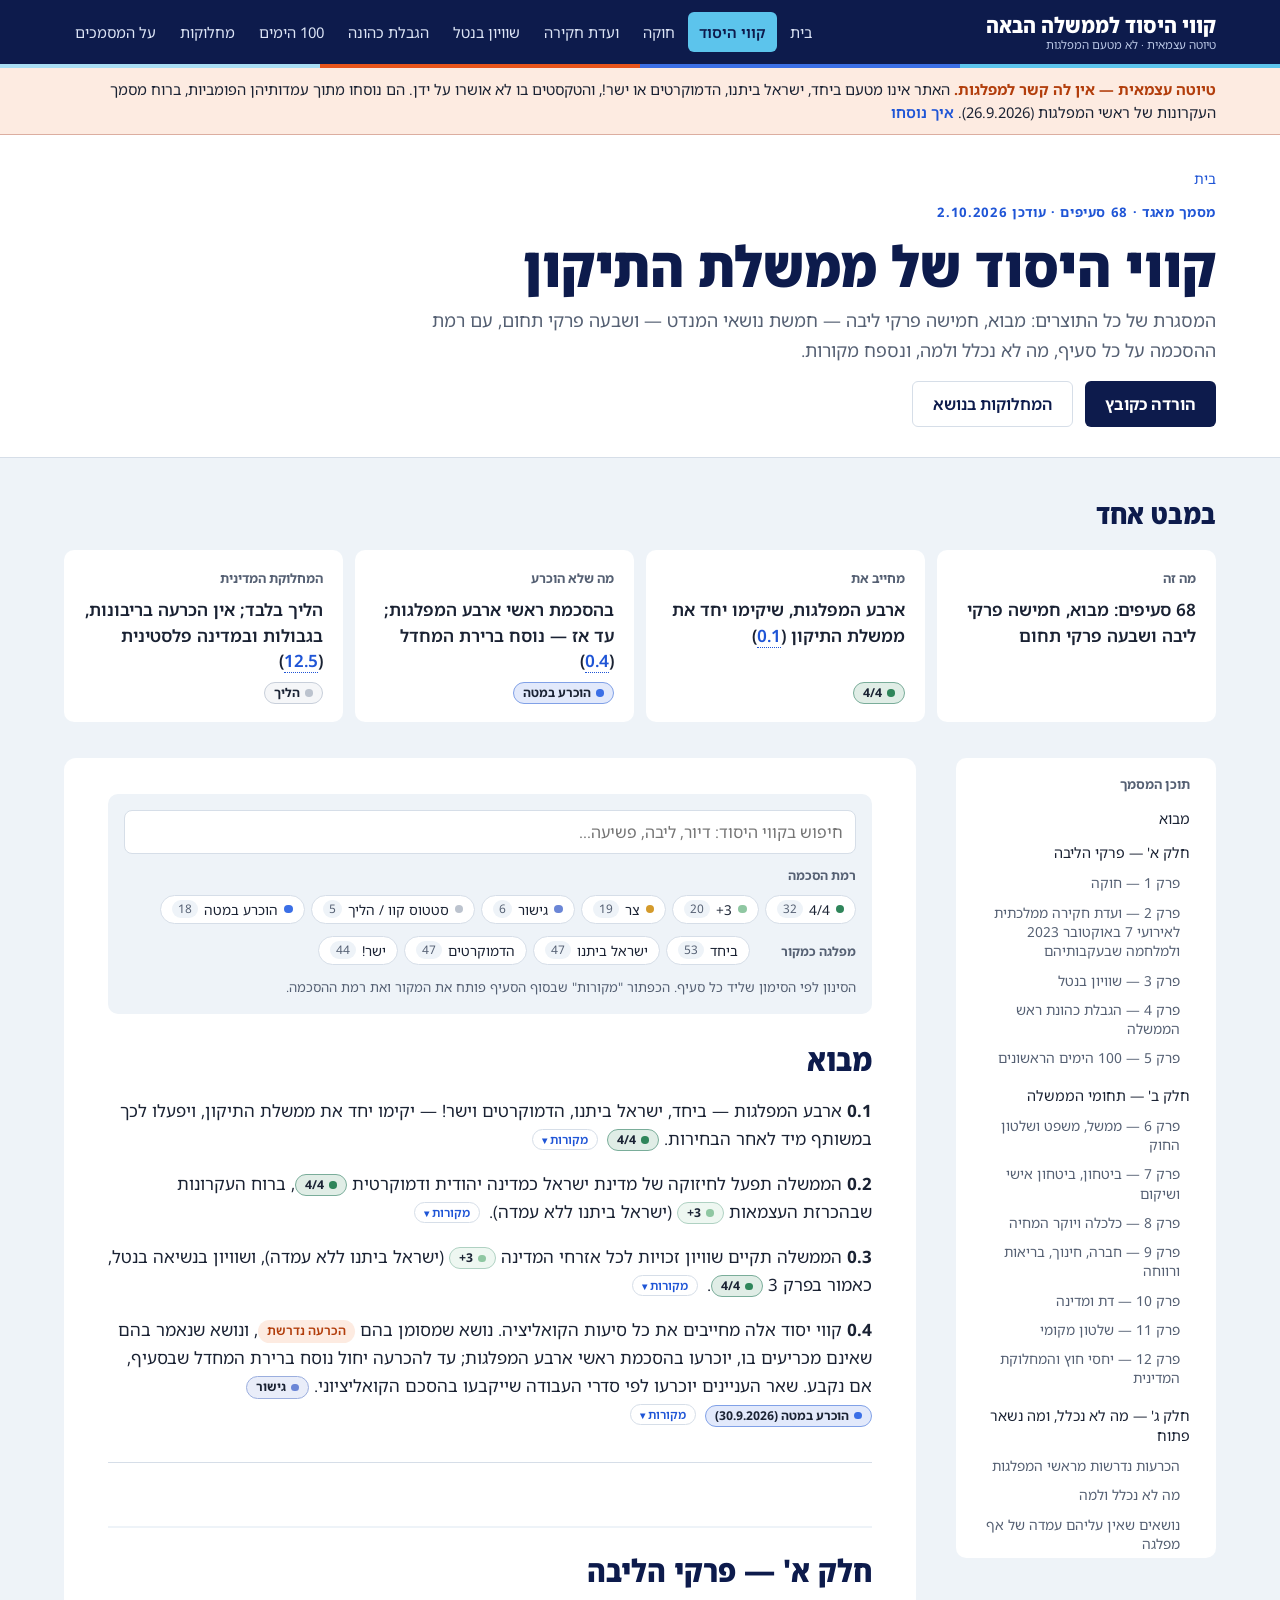
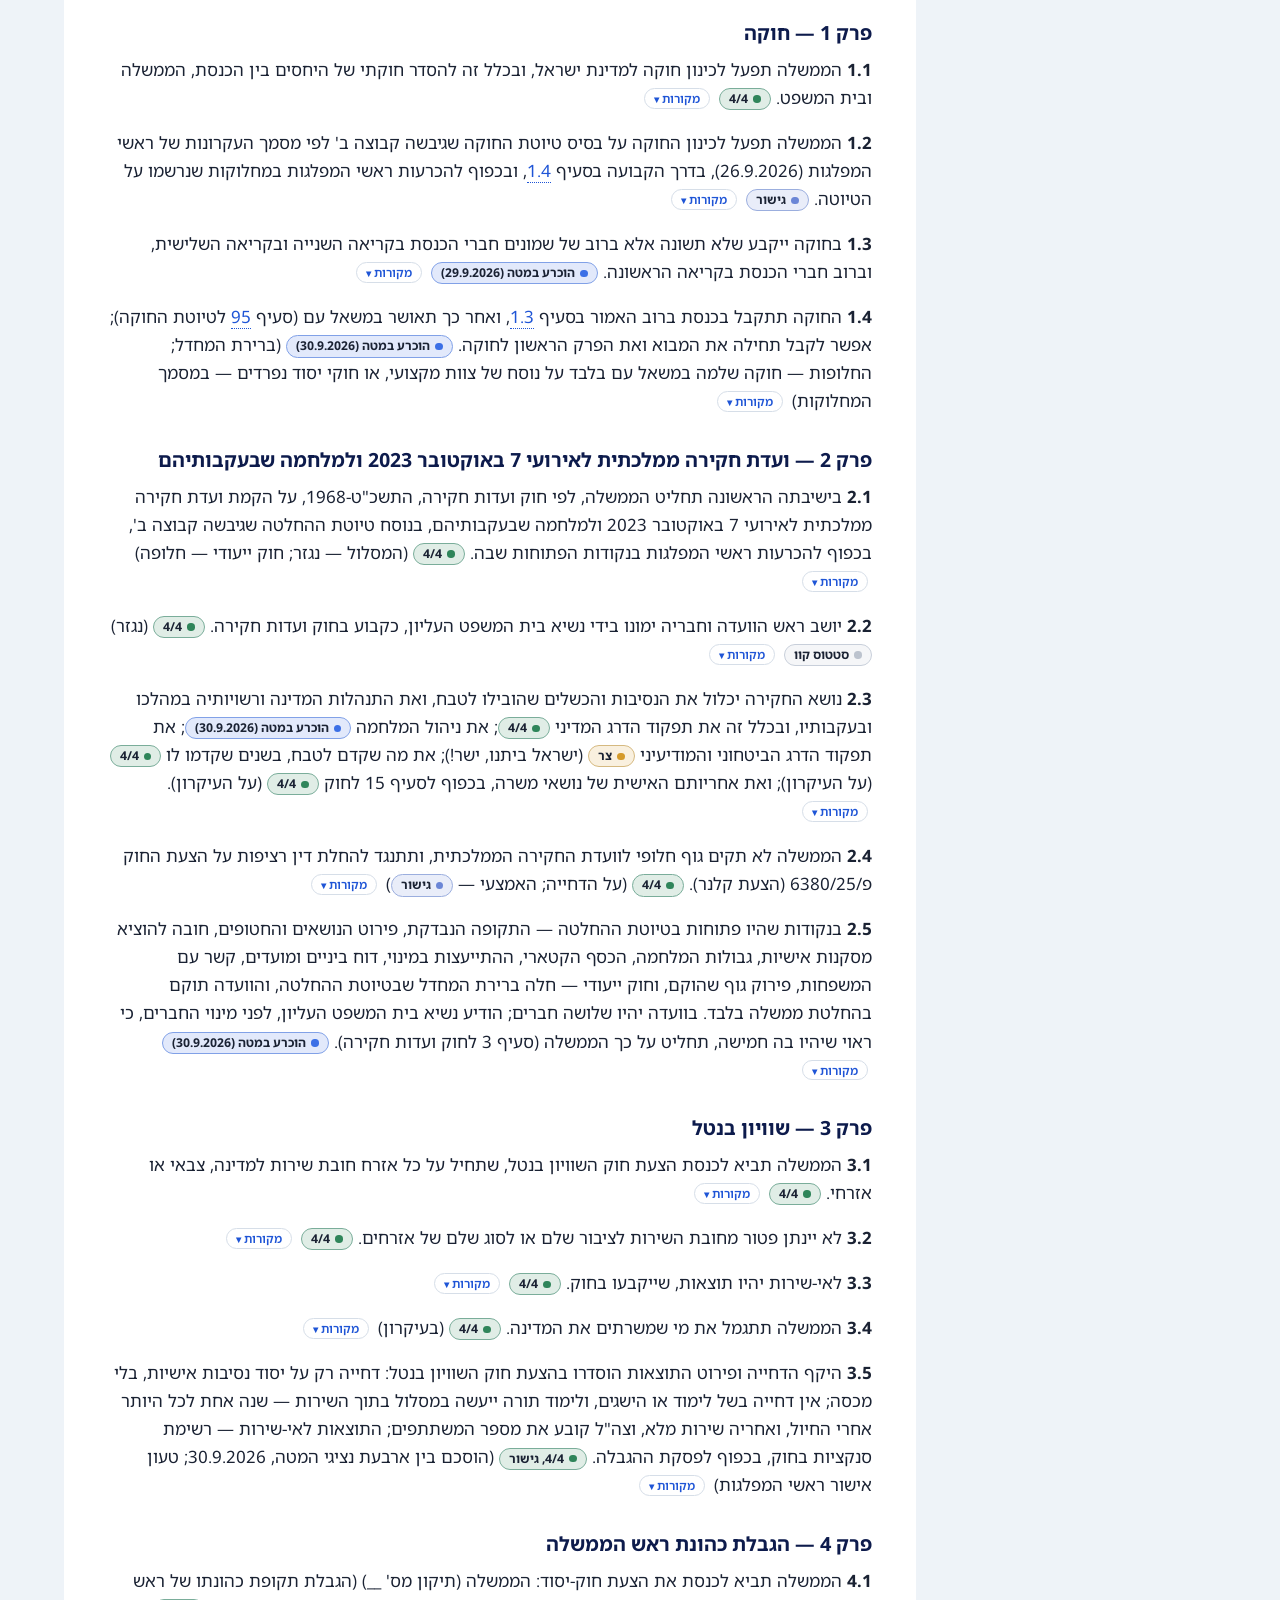
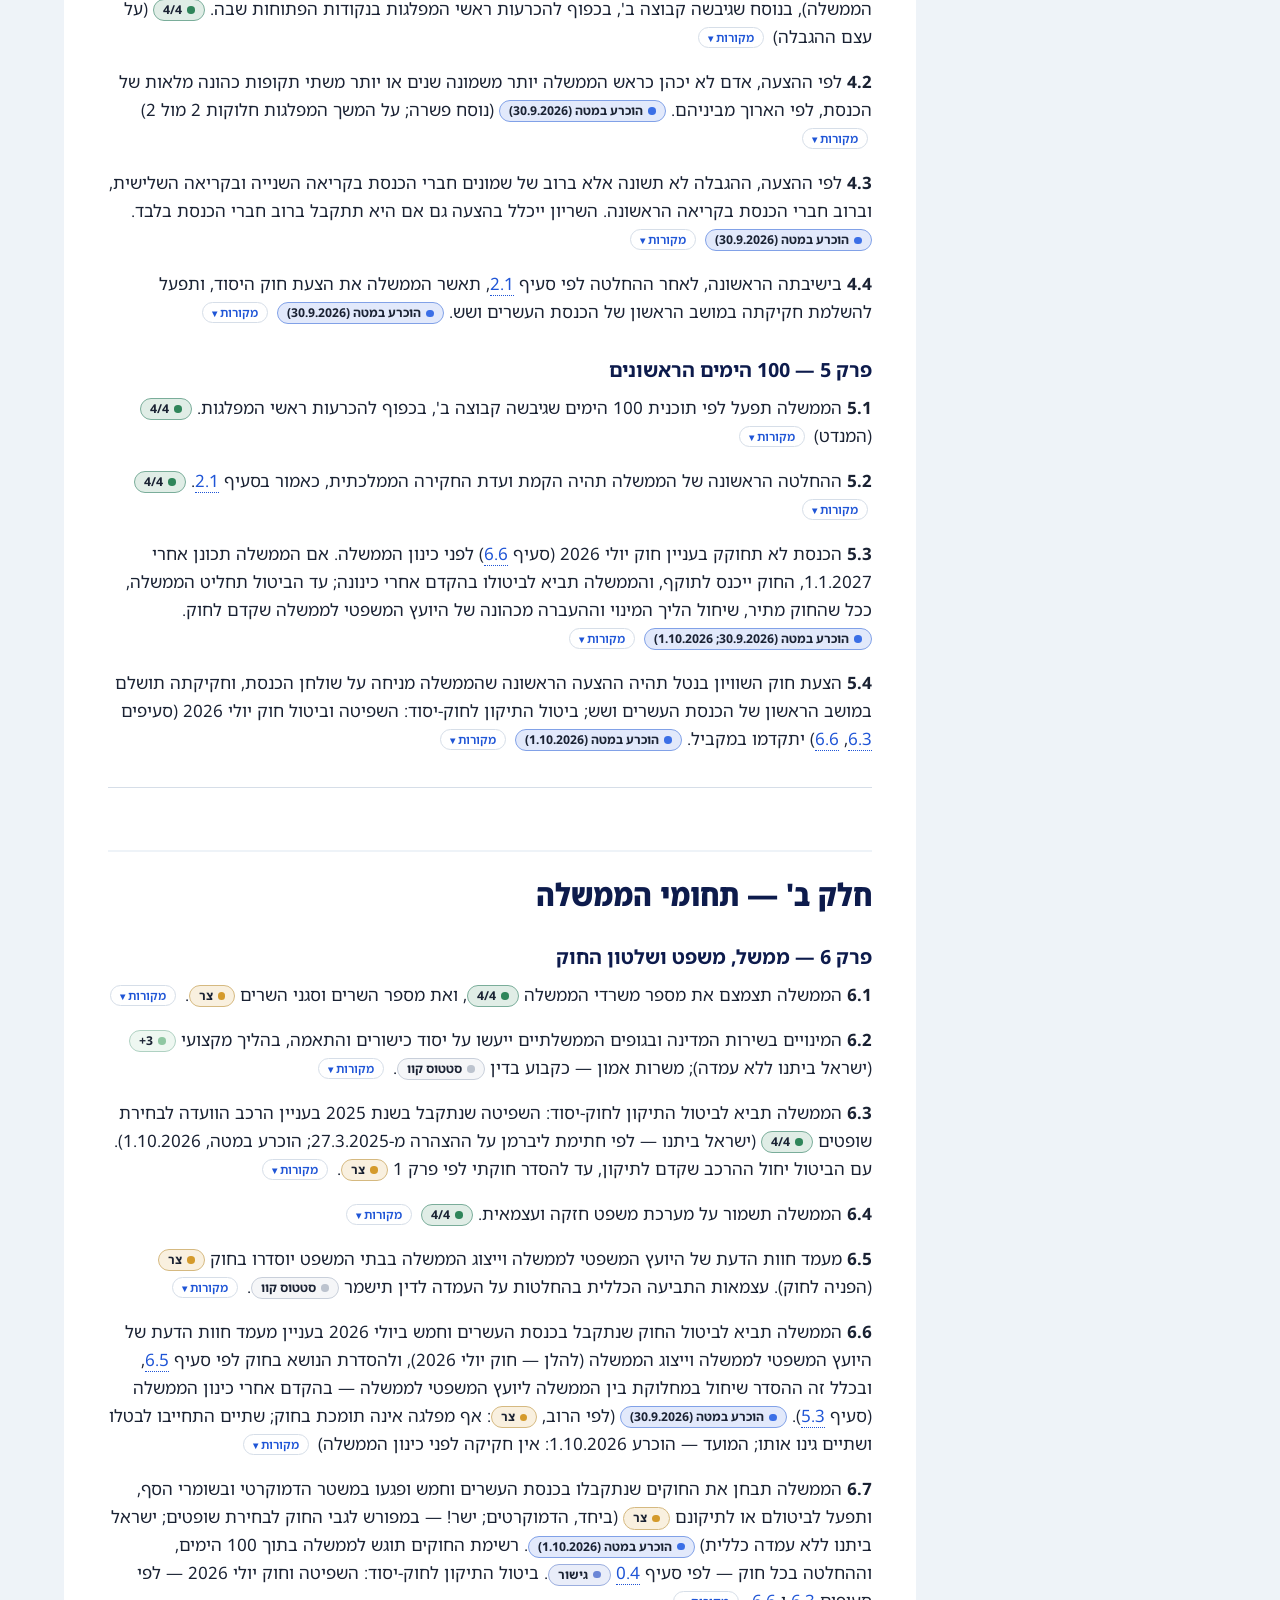
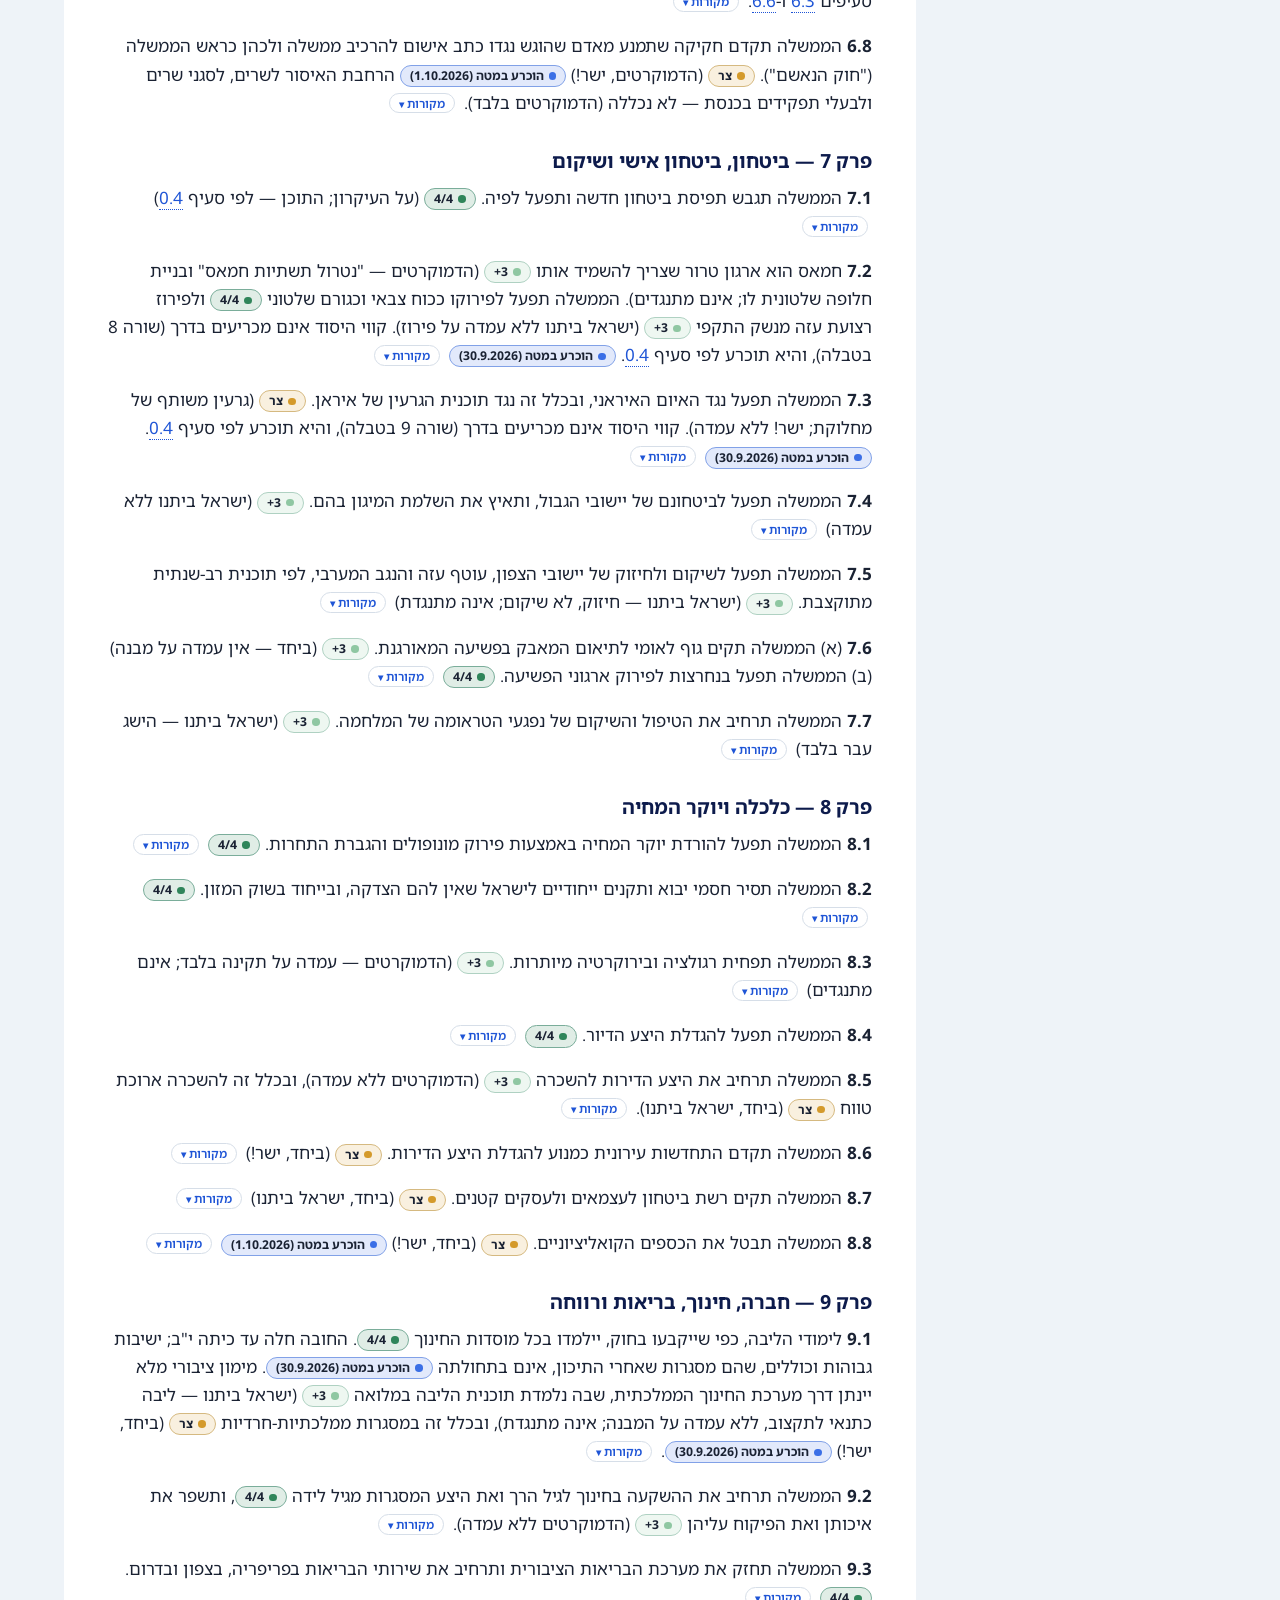
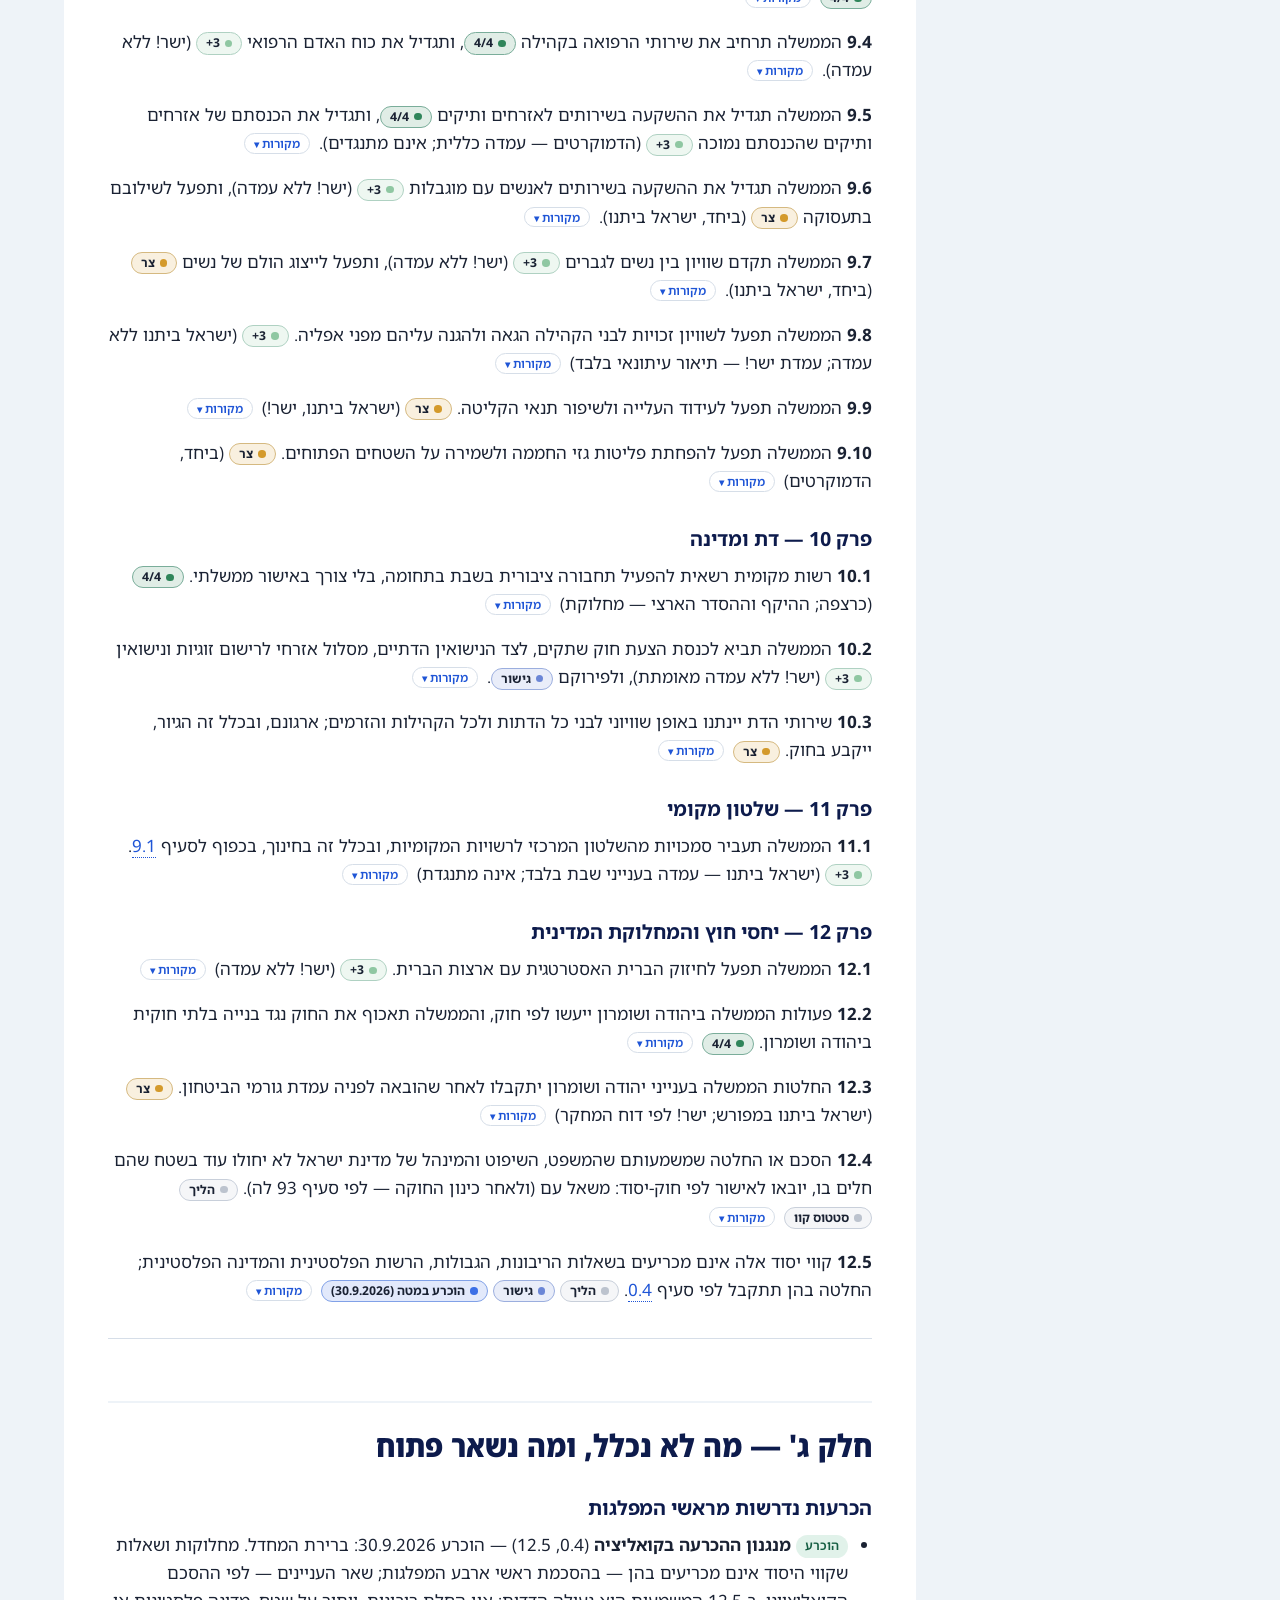
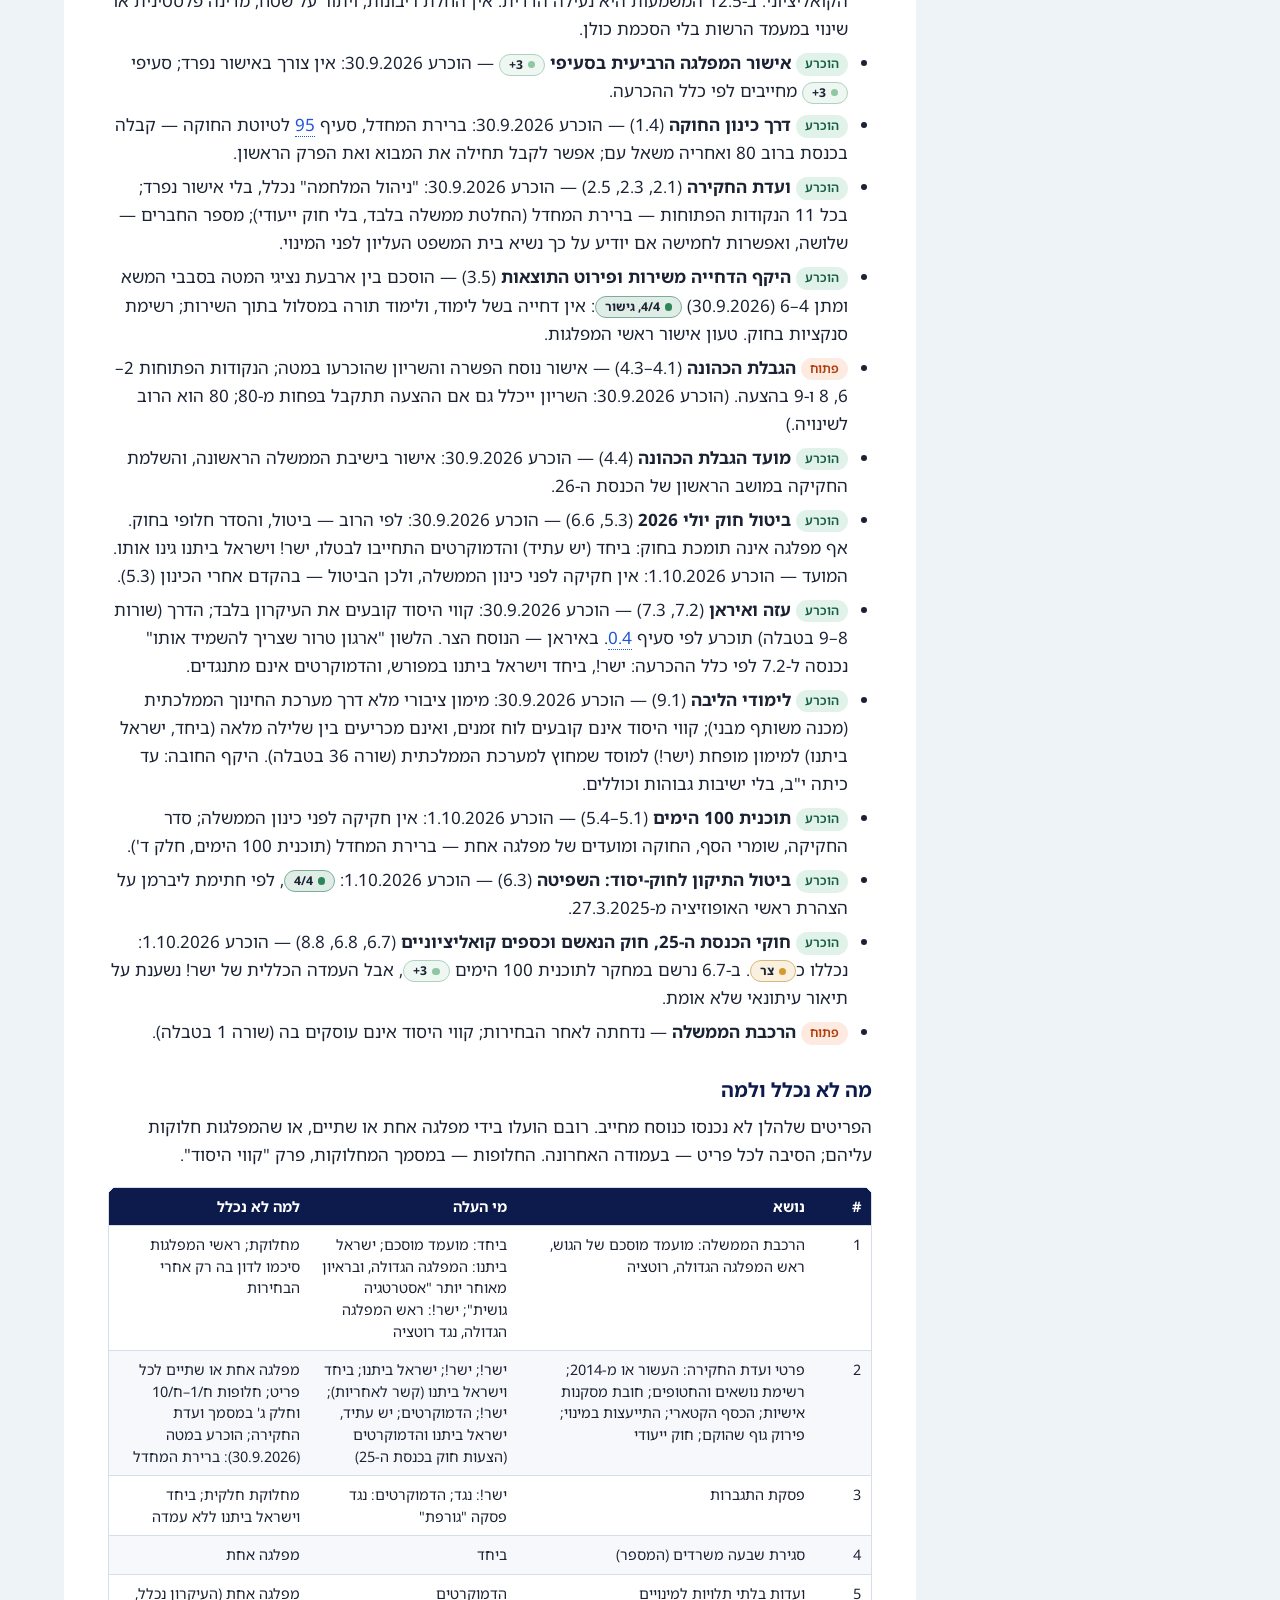
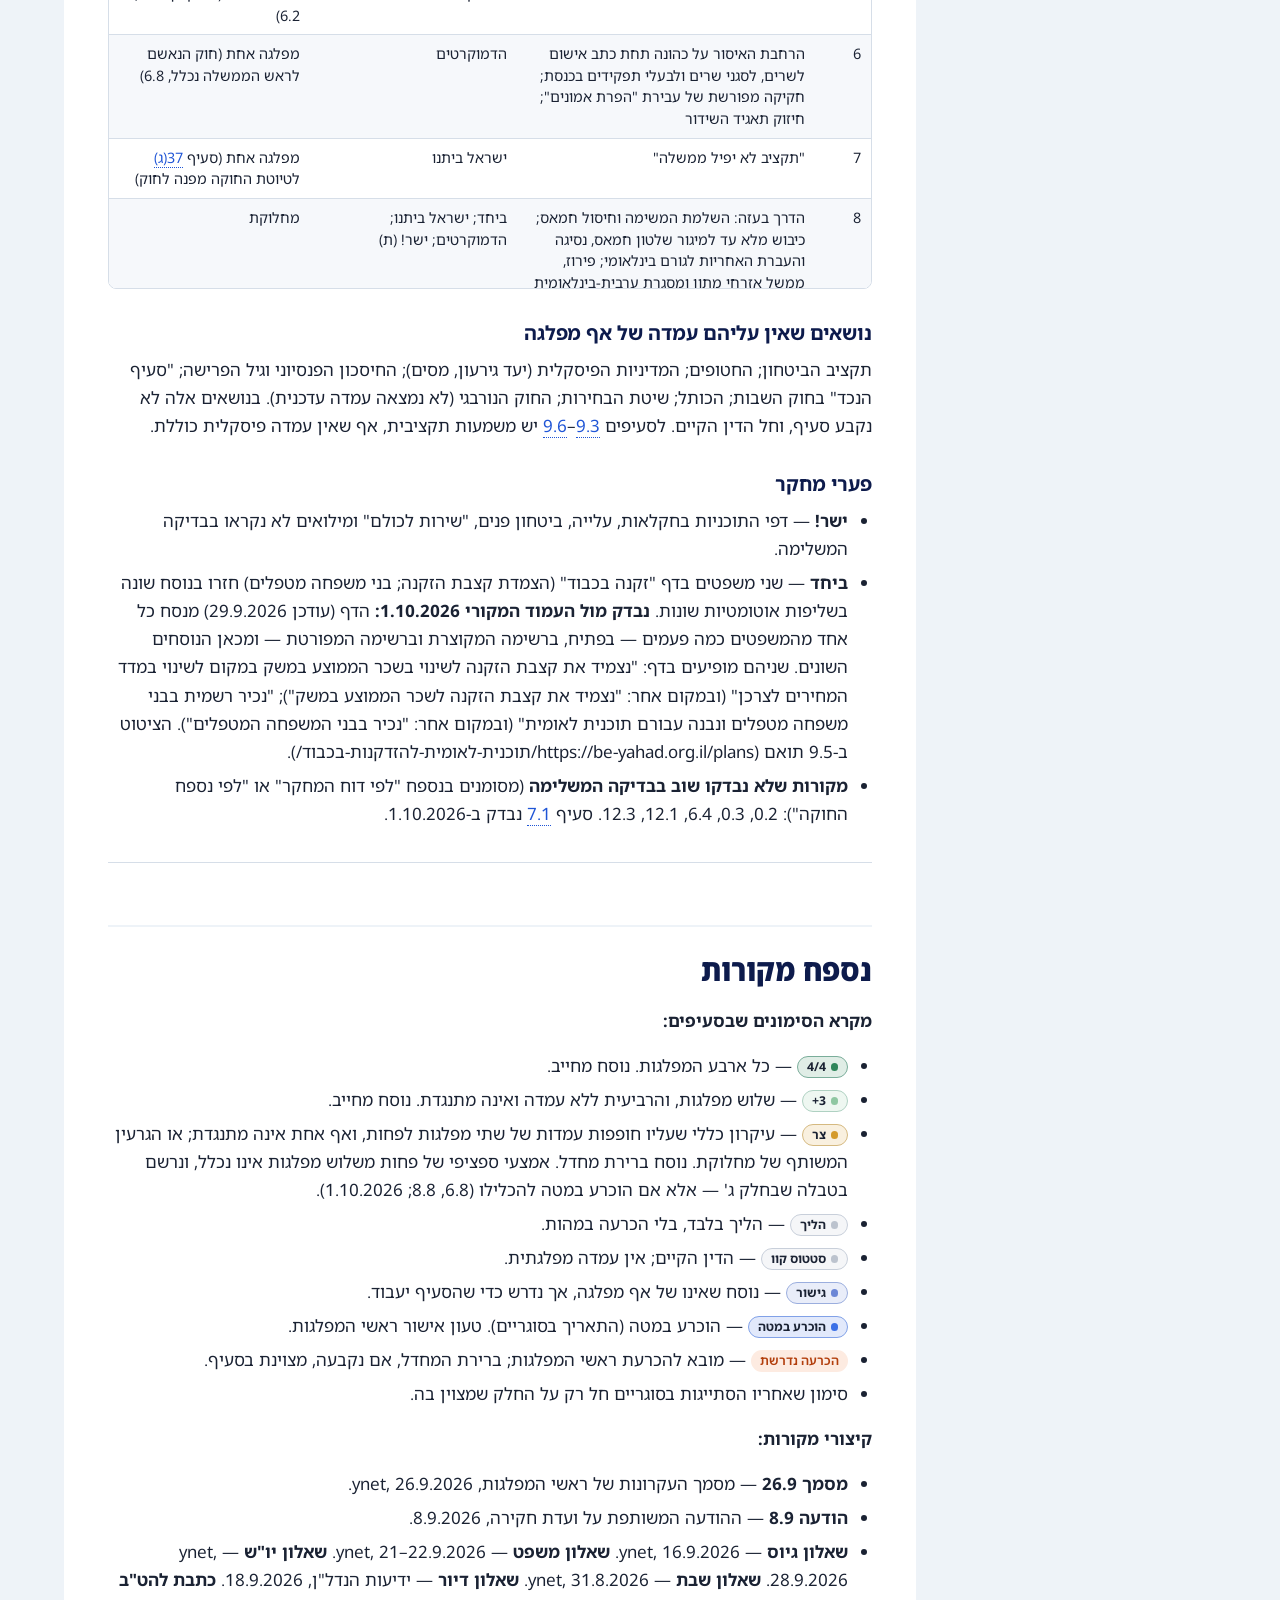
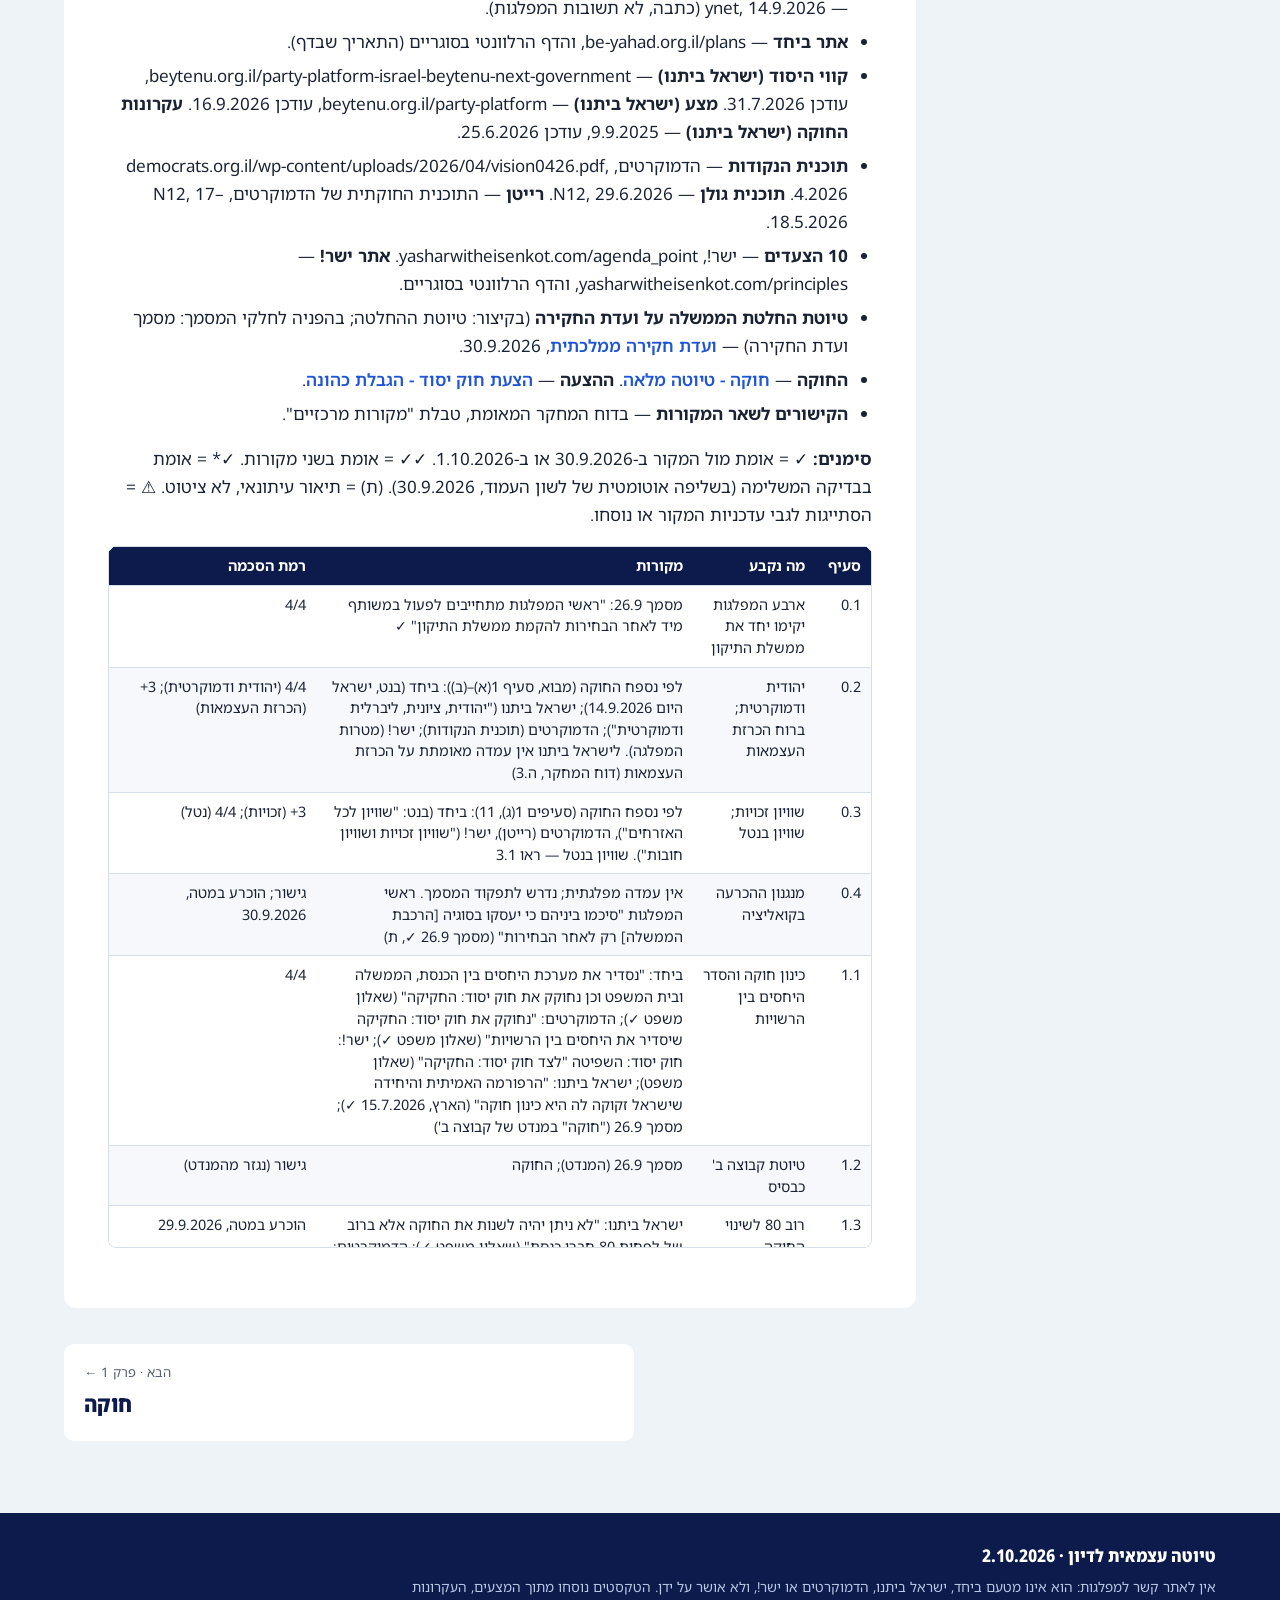
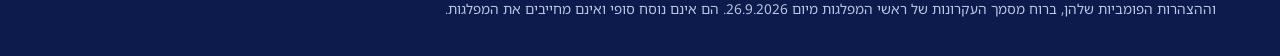
<file: guidelines.html>
<!doctype html>
<html lang="he" dir="rtl">
<head>
<meta charset="utf-8">
<meta name="viewport" content="width=device-width, initial-scale=1, viewport-fit=cover">
<title>קווי היסוד של ממשלת התיקון — טיוטה עצמאית</title>
<meta name="description" content="המסגרת של כל התוצרים: מבוא, חמישה פרקי ליבה — חמשת נושאי המנדט — ושבעה פרקי תחום, עם רמת ההסכמה על כל סעיף, מה לא נכלל ולמה, ונספח מקורות. טיוטה עצמאית, לא מטעם המפלגות.">
<link rel="stylesheet" href="assets/style.css">
</head>
<body>
<a class="skip" href="#content">דלג לתוכן</a>
<header class="topbar"><div class="topbar-inner"><a class="brand" href="index.html"><b>קווי היסוד לממשלה הבאה</b><span>טיוטה עצמאית · לא מטעם המפלגות</span></a><nav class="nav" aria-label="ניווט ראשי"><a href="index.html">בית</a><a href="guidelines.html" aria-current="page">קווי היסוד</a><a href="constitution.html">חוקה</a><a href="inquiry.html">ועדת חקירה</a><a href="equal-burden.html">שוויון בנטל</a><a href="term-limits.html">הגבלת כהונה</a><a href="100-days.html">100 הימים</a><a href="disputes.html">מחלוקות</a><a href="letter.html">על המסמכים</a></nav></div><div class="stripe" aria-hidden="true"><span></span><span></span><span></span><span></span></div></header>
<div class="notice" role="note"><div class="wrap"><b>טיוטה עצמאית — אין לה קשר למפלגות.</b> האתר אינו מטעם ביחד, ישראל ביתנו, הדמוקרטים או ישר!, והטקסטים בו לא אושרו על ידן. הם נוסחו מתוך עמדותיהן הפומביות, ברוח מסמך העקרונות של ראשי המפלגות (26.9.2026). <a href="letter.html">איך נוסחו</a></div></div>
<main id="content" tabindex="-1"><section class="page-head"><div class="wrap"><nav class="crumbs" aria-label="מיקום באתר"><a href="index.html">בית</a></nav><span class="kicker">מסמך מאגד · 68 סעיפים · עודכן 2.10.2026</span><h1>קווי היסוד של ממשלת התיקון</h1><p class="lede">המסגרת של כל התוצרים: מבוא, חמישה פרקי ליבה — חמשת נושאי המנדט — ושבעה פרקי תחום, עם רמת ההסכמה על כל סעיף, מה לא נכלל ולמה, ונספח מקורות.</p><div class="actions no-print"><a class="btn btn-ink" href="pdf/קווי-היסוד-לממשלה.pdf" download>הורדה כקובץ</a><a class="btn btn-outline" href="disputes.html#קווי-היסוד">המחלוקות בנושא</a></div></div></section><div class="wrap page-main"><section class="glance" aria-labelledby="glance-h"><h2 id="glance-h">במבט אחד</h2><div class="tiles"><div class="tile"><span class="tile-label">מה זה</span><span class="tile-value">68 סעיפים: מבוא, חמישה פרקי ליבה ושבעה פרקי תחום</span></div><div class="tile"><span class="tile-label">מחייב את</span><span class="tile-value">ארבע המפלגות, שיקימו יחד את ממשלת התיקון (<a class="xref" href="#g-0.1">0.1</a>)</span><span class="tag lvl-all4" title="ארבע המפלגות"><span class="dot" aria-hidden="true"></span>4/4<span class="sr"> — ארבע המפלגות</span></span></div><div class="tile"><span class="tile-label">מה שלא הוכרע</span><span class="tile-value">בהסכמת ראשי ארבע המפלגות; עד אז — נוסח ברירת המחדל (<a class="xref" href="#g-0.4">0.4</a>)</span><span class="tag lvl-decided" title="הכרעה של כותבי הטיוטה, טעונה אישור ראשי המפלגות"><span class="dot" aria-hidden="true"></span>הוכרע במטה<span class="sr"> — הכרעה של כותבי הטיוטה, טעונה אישור ראשי המפלגות</span></span></div><div class="tile"><span class="tile-label">המחלוקת המדינית</span><span class="tile-value">הליך בלבד; אין הכרעה בריבונות, בגבולות ובמדינה פלסטינית (<a class="xref" href="#g-12.5">12.5</a>)</span><span class="tag lvl-sq" title="הדין הקיים או הליך בלבד"><span class="dot" aria-hidden="true"></span>הליך<span class="sr"> — הדין הקיים או הליך בלבד</span></span></div></div></section><div class="doc-layout"><nav class="rail" aria-label="תוכן המסמך"><h2>תוכן המסמך</h2><ol><li><a href="#מבוא">מבוא</a></li><li><a href="#חלק-א-פרקי-הליבה">חלק א' — פרקי הליבה</a><ol><li><a href="#פרק-1-חוקה">פרק 1 — חוקה</a></li><li><a href="#פרק-2-ועדת-חקירה-ממלכתית-לאירועי-7-באוקטובר-2023-ולמלחמה-שבעקבותיהם">פרק 2 — ועדת חקירה ממלכתית לאירועי 7 באוקטובר 2023 ולמלחמה שבעקבותיהם</a></li><li><a href="#פרק-3-שוויון-בנטל">פרק 3 — שוויון בנטל</a></li><li><a href="#פרק-4-הגבלת-כהונת-ראש-הממשלה">פרק 4 — הגבלת כהונת ראש הממשלה</a></li><li><a href="#פרק-5-100-הימים-הראשונים">פרק 5 — 100 הימים הראשונים</a></li></ol></li><li><a href="#חלק-ב-תחומי-הממשלה">חלק ב' — תחומי הממשלה</a><ol><li><a href="#פרק-6-ממשל-משפט-ושלטון-החוק">פרק 6 — ממשל, משפט ושלטון החוק</a></li><li><a href="#פרק-7-ביטחון-ביטחון-אישי-ושיקום">פרק 7 — ביטחון, ביטחון אישי ושיקום</a></li><li><a href="#פרק-8-כלכלה-ויוקר-המחיה">פרק 8 — כלכלה ויוקר המחיה</a></li><li><a href="#פרק-9-חברה-חינוך-בריאות-ורווחה">פרק 9 — חברה, חינוך, בריאות ורווחה</a></li><li><a href="#פרק-10-דת-ומדינה">פרק 10 — דת ומדינה</a></li><li><a href="#פרק-11-שלטון-מקומי">פרק 11 — שלטון מקומי</a></li><li><a href="#פרק-12-יחסי-חוץ-והמחלוקת-המדינית">פרק 12 — יחסי חוץ והמחלוקת המדינית</a></li></ol></li><li><a href="#חלק-ג-מה-לא-נכלל-ומה-נשאר-פתוח">חלק ג' — מה לא נכלל, ומה נשאר פתוח</a><ol><li><a href="#הכרעות-נדרשות-מראשי-המפלגות">הכרעות נדרשות מראשי המפלגות</a></li><li><a href="#מה-לא-נכלל-ולמה">מה לא נכלל ולמה</a></li><li><a href="#נושאים-שאין-עליהם-עמדה-של-אף-מפלגה">נושאים שאין עליהם עמדה של אף מפלגה</a></li><li><a href="#פערי-מחקר">פערי מחקר</a></li></ol></li><li><a href="#נספח-מקורות">נספח מקורות</a></li></ol></nav><article class="doc guide" data-explorer><details class="toc no-print"><summary>תוכן העניינים</summary><ol><li><a href="#מבוא">מבוא</a></li><li><a href="#חלק-א-פרקי-הליבה">חלק א' — פרקי הליבה</a><ol><li><a href="#פרק-1-חוקה">פרק 1 — חוקה</a></li><li><a href="#פרק-2-ועדת-חקירה-ממלכתית-לאירועי-7-באוקטובר-2023-ולמלחמה-שבעקבותיהם">פרק 2 — ועדת חקירה ממלכתית לאירועי 7 באוקטובר 2023 ולמלחמה שבעקבותיהם</a></li><li><a href="#פרק-3-שוויון-בנטל">פרק 3 — שוויון בנטל</a></li><li><a href="#פרק-4-הגבלת-כהונת-ראש-הממשלה">פרק 4 — הגבלת כהונת ראש הממשלה</a></li><li><a href="#פרק-5-100-הימים-הראשונים">פרק 5 — 100 הימים הראשונים</a></li></ol></li><li><a href="#חלק-ב-תחומי-הממשלה">חלק ב' — תחומי הממשלה</a><ol><li><a href="#פרק-6-ממשל-משפט-ושלטון-החוק">פרק 6 — ממשל, משפט ושלטון החוק</a></li><li><a href="#פרק-7-ביטחון-ביטחון-אישי-ושיקום">פרק 7 — ביטחון, ביטחון אישי ושיקום</a></li><li><a href="#פרק-8-כלכלה-ויוקר-המחיה">פרק 8 — כלכלה ויוקר המחיה</a></li><li><a href="#פרק-9-חברה-חינוך-בריאות-ורווחה">פרק 9 — חברה, חינוך, בריאות ורווחה</a></li><li><a href="#פרק-10-דת-ומדינה">פרק 10 — דת ומדינה</a></li><li><a href="#פרק-11-שלטון-מקומי">פרק 11 — שלטון מקומי</a></li><li><a href="#פרק-12-יחסי-חוץ-והמחלוקת-המדינית">פרק 12 — יחסי חוץ והמחלוקת המדינית</a></li></ol></li><li><a href="#חלק-ג-מה-לא-נכלל-ומה-נשאר-פתוח">חלק ג' — מה לא נכלל, ומה נשאר פתוח</a><ol><li><a href="#הכרעות-נדרשות-מראשי-המפלגות">הכרעות נדרשות מראשי המפלגות</a></li><li><a href="#מה-לא-נכלל-ולמה">מה לא נכלל ולמה</a></li><li><a href="#נושאים-שאין-עליהם-עמדה-של-אף-מפלגה">נושאים שאין עליהם עמדה של אף מפלגה</a></li><li><a href="#פערי-מחקר">פערי מחקר</a></li></ol></li><li><a href="#נספח-מקורות">נספח מקורות</a></li></ol></details><section class="explorer no-print" aria-label="חיפוש וסינון בקווי היסוד">
<div class="ex-search"><label for="q" class="sr">חיפוש בקווי היסוד</label><input id="q" type="search" placeholder="חיפוש בקווי היסוד: דיור, ליבה, פשיעה…" autocomplete="off" enterkeyhint="search"></div>
<div class="ex-row"><span class="ex-label">רמת הסכמה</span><div class="chips"><button type="button" class="chip" data-lvl="all4" aria-pressed="false" title="ארבע המפלגות"><span class="dot lvl-all4" aria-hidden="true"></span><span class="chip-label">4/4</span><span class="chip-n">32<span class="sr"> סעיפים</span></span></button><button type="button" class="chip" data-lvl="three" aria-pressed="false" title="שלוש מפלגות, והרביעית ללא עמדה ואינה מתנגדת"><span class="dot lvl-three" aria-hidden="true"></span><span class="chip-label">3+</span><span class="chip-n">20<span class="sr"> סעיפים</span></span></button><button type="button" class="chip" data-lvl="narrow" aria-pressed="false" title="מכנה משותף צר"><span class="dot lvl-narrow" aria-hidden="true"></span><span class="chip-label">צר</span><span class="chip-n">19<span class="sr"> סעיפים</span></span></button><button type="button" class="chip" data-lvl="bridge" aria-pressed="false" title="נוסח של המטה שנדרש כדי שהסעיף יעבוד"><span class="dot lvl-bridge" aria-hidden="true"></span><span class="chip-label">גישור</span><span class="chip-n">6<span class="sr"> סעיפים</span></span></button><button type="button" class="chip" data-lvl="sq" aria-pressed="false" title="הדין הקיים או הליך בלבד"><span class="dot lvl-sq" aria-hidden="true"></span><span class="chip-label">סטטוס קוו / הליך</span><span class="chip-n">5<span class="sr"> סעיפים</span></span></button><button type="button" class="chip" data-lvl="decided" aria-pressed="false" title="הכרעה של כותבי הטיוטה, טעונה אישור ראשי המפלגות"><span class="dot lvl-decided" aria-hidden="true"></span><span class="chip-label">הוכרע במטה</span><span class="chip-n">18<span class="sr"> סעיפים</span></span></button></div></div>
<div class="ex-row"><span class="ex-label">מפלגה כמקור</span><div class="chips"><button type="button" class="chip" data-party="beyahad" aria-pressed="false"><span class="chip-label">ביחד</span><span class="chip-n">53<span class="sr"> סעיפים</span></span></button><button type="button" class="chip" data-party="beytenu" aria-pressed="false"><span class="chip-label">ישראל ביתנו</span><span class="chip-n">47<span class="sr"> סעיפים</span></span></button><button type="button" class="chip" data-party="democrats" aria-pressed="false"><span class="chip-label">הדמוקרטים</span><span class="chip-n">47<span class="sr"> סעיפים</span></span></button><button type="button" class="chip" data-party="yashar" aria-pressed="false"><span class="chip-label">ישר!</span><span class="chip-n">44<span class="sr"> סעיפים</span></span></button></div></div>
<div class="ex-foot"><p class="ex-status" aria-live="polite">הסינון לפי הסימון שליד כל סעיף. הכפתור "מקורות" שבסוף הסעיף פותח את המקור ואת רמת ההסכמה.</p><button type="button" class="ex-clear" hidden>ניקוי הסינון</button></div>
</section><h2 id="מבוא">מבוא</h2>
<p class="clause" id="g-0.1" data-item data-lvls="all4" data-parties=""><strong><a class="num" href="#g-0.1">0.1</a></strong> ארבע המפלגות — ביחד, ישראל ביתנו, הדמוקרטים וישר! — יקימו יחד את ממשלת התיקון, ויפעלו לכך במשותף מיד לאחר הבחירות. <strong><span class="tag lvl-all4" title="ארבע המפלגות"><span class="dot" aria-hidden="true"></span>4/4<span class="sr"> — ארבע המפלגות</span></span></strong> <button type="button" class="src-toggle" aria-expanded="false" aria-controls="gsrc-0.1" aria-label="מקורות, סעיף 0.1">מקורות</button></p><div class="src lvl-all4" id="gsrc-0.1" hidden><dl><div><dt>רמת הסכמה</dt><dd>4/4</dd></div><div><dt>מה נקבע</dt><dd>ארבע המפלגות יקימו יחד את ממשלת התיקון</dd></div><div><dt>מקורות</dt><dd>מסמך 26.9: "ראשי המפלגות מתחייבים לפעול במשותף מיד לאחר הבחירות להקמת ממשלת התיקון" ✓</dd></div></dl><div class="src-actions"><button type="button" class="copy-link" data-target="g-0.1" data-label="לסעיף 0.1">העתקת קישור לסעיף 0.1</button><span class="copy-status" role="status"></span></div></div>
<p class="clause" id="g-0.2" data-item data-lvls="all4 three" data-parties="beyahad beytenu democrats"><strong><a class="num" href="#g-0.2">0.2</a></strong> הממשלה תפעל לחיזוקה של מדינת ישראל כמדינה יהודית ודמוקרטית <strong><span class="tag lvl-all4" title="ארבע המפלגות"><span class="dot" aria-hidden="true"></span>4/4<span class="sr"> — ארבע המפלגות</span></span></strong>, ברוח העקרונות שבהכרזת העצמאות <strong><span class="tag lvl-three" title="שלוש מפלגות, והרביעית ללא עמדה ואינה מתנגדת"><span class="dot" aria-hidden="true"></span>3+<span class="sr"> — שלוש מפלגות, והרביעית ללא עמדה ואינה מתנגדת</span></span></strong> (ישראל ביתנו ללא עמדה). <button type="button" class="src-toggle" aria-expanded="false" aria-controls="gsrc-0.2" aria-label="מקורות, סעיף 0.2">מקורות</button></p><div class="src lvl-all4" id="gsrc-0.2" hidden><dl><div><dt>רמת הסכמה</dt><dd>4/4 (יהודית ודמוקרטית); 3+ (הכרזת העצמאות)</dd></div><div><dt>מה נקבע</dt><dd>יהודית ודמוקרטית; ברוח הכרזת העצמאות</dd></div><div><dt>מקורות</dt><dd>לפי נספח החוקה (מבוא, סעיף 1(א)–(ב)): ביחד (בנט, ישראל היום 14.9.2026); ישראל ביתנו ("יהודית, ציונית, ליברלית ודמוקרטית"); הדמוקרטים (תוכנית הנקודות); ישר! (מטרות המפלגה). לישראל ביתנו אין עמדה מאומתת על הכרזת העצמאות (דוח המחקר, ה.3)</dd></div></dl><div class="src-actions"><button type="button" class="copy-link" data-target="g-0.2" data-label="לסעיף 0.2">העתקת קישור לסעיף 0.2</button><span class="copy-status" role="status"></span></div></div>
<p class="clause" id="g-0.3" data-item data-lvls="all4 three" data-parties="beyahad democrats yashar"><strong><a class="num" href="#g-0.3">0.3</a></strong> הממשלה תקיים שוויון זכויות לכל אזרחי המדינה <strong><span class="tag lvl-three" title="שלוש מפלגות, והרביעית ללא עמדה ואינה מתנגדת"><span class="dot" aria-hidden="true"></span>3+<span class="sr"> — שלוש מפלגות, והרביעית ללא עמדה ואינה מתנגדת</span></span></strong> (ישראל ביתנו ללא עמדה), ושוויון בנשיאה בנטל, כאמור בפרק 3 <strong><span class="tag lvl-all4" title="ארבע המפלגות"><span class="dot" aria-hidden="true"></span>4/4<span class="sr"> — ארבע המפלגות</span></span></strong>. <button type="button" class="src-toggle" aria-expanded="false" aria-controls="gsrc-0.3" aria-label="מקורות, סעיף 0.3">מקורות</button></p><div class="src lvl-all4" id="gsrc-0.3" hidden><dl><div><dt>רמת הסכמה</dt><dd>3+ (זכויות); 4/4 (נטל)</dd></div><div><dt>מה נקבע</dt><dd>שוויון זכויות; שוויון בנטל</dd></div><div><dt>מקורות</dt><dd>לפי נספח החוקה (סעיפים 1(ג), 11): ביחד (בנט: "שוויון לכל האזרחים"), הדמוקרטים (רייטן), ישר! ("שוויון זכויות ושוויון חובות"). שוויון בנטל — ראו 3.1</dd></div></dl><div class="src-actions"><button type="button" class="copy-link" data-target="g-0.3" data-label="לסעיף 0.3">העתקת קישור לסעיף 0.3</button><span class="copy-status" role="status"></span></div></div>
<p class="clause" id="g-0.4" data-item data-lvls="bridge decided" data-parties=""><strong><a class="num" href="#g-0.4">0.4</a></strong> קווי יסוד אלה מחייבים את כל סיעות הקואליציה. נושא שמסומן בהם <span class="pill open">הכרעה נדרשת</span>, ונושא שנאמר בהם שאינם מכריעים בו, יוכרעו בהסכמת ראשי ארבע המפלגות; עד להכרעה יחול נוסח ברירת המחדל שבסעיף, אם נקבע. שאר העניינים יוכרעו לפי סדרי העבודה שייקבעו בהסכם הקואליציוני. <strong><span class="tag lvl-bridge" title="נוסח של המטה שנדרש כדי שהסעיף יעבוד"><span class="dot" aria-hidden="true"></span>גישור<span class="sr"> — נוסח של המטה שנדרש כדי שהסעיף יעבוד</span></span></strong> <strong><span class="tag lvl-decided" title="הכרעה של כותבי הטיוטה, טעונה אישור ראשי המפלגות"><span class="dot" aria-hidden="true"></span>הוכרע במטה (30.9.2026)<span class="sr"> — הכרעה של כותבי הטיוטה, טעונה אישור ראשי המפלגות</span></span></strong> <button type="button" class="src-toggle" aria-expanded="false" aria-controls="gsrc-0.4" aria-label="מקורות, סעיף 0.4">מקורות</button></p><div class="src lvl-bridge" id="gsrc-0.4" hidden><dl><div><dt>רמת הסכמה</dt><dd>גישור; הוכרע במטה, 30.9.2026</dd></div><div><dt>מה נקבע</dt><dd>מנגנון ההכרעה בקואליציה</dd></div><div><dt>מקורות</dt><dd>אין עמדה מפלגתית; נדרש לתפקוד המסמך. ראשי המפלגות "סיכמו ביניהם כי יעסקו בסוגיה [הרכבת הממשלה] רק לאחר הבחירות" (מסמך 26.9 ✓, ת)</dd></div><div><dt>במסמך המחלוקות</dt><dd><a href="disputes.html#מנגנון-ההכרעה-בקואליציה-ונעילה-הדדית-בנושא-המדיני">מנגנון ההכרעה בקואליציה ונעילה הדדית בנושא המדיני</a> · <a href="disputes.html#שומרי-סף">שומרי סף</a></dd></div></dl><div class="src-actions"><button type="button" class="copy-link" data-target="g-0.4" data-label="לסעיף 0.4">העתקת קישור לסעיף 0.4</button><span class="copy-status" role="status"></span></div></div>
<hr />
<h2 id="חלק-א-פרקי-הליבה">חלק א' — פרקי הליבה</h2>
<h3 id="פרק-1-חוקה">פרק 1 — חוקה</h3>
<p class="clause" id="g-1.1" data-item data-lvls="all4" data-parties="beyahad democrats yashar beytenu"><strong><a class="num" href="#g-1.1">1.1</a></strong> הממשלה תפעל לכינון חוקה למדינת ישראל, ובכלל זה להסדר חוקתי של היחסים בין הכנסת, הממשלה ובית המשפט. <strong><span class="tag lvl-all4" title="ארבע המפלגות"><span class="dot" aria-hidden="true"></span>4/4<span class="sr"> — ארבע המפלגות</span></span></strong> <button type="button" class="src-toggle" aria-expanded="false" aria-controls="gsrc-1.1" aria-label="מקורות, סעיף 1.1">מקורות</button></p><div class="src lvl-all4" id="gsrc-1.1" hidden><dl><div><dt>רמת הסכמה</dt><dd>4/4</dd></div><div><dt>מה נקבע</dt><dd>כינון חוקה והסדר היחסים בין הרשויות</dd></div><div><dt>מקורות</dt><dd>ביחד: "נסדיר את מערכת היחסים בין הכנסת, הממשלה ובית המשפט וכן נחוקק את חוק יסוד: החקיקה" (שאלון משפט ✓); הדמוקרטים: "נחוקק את חוק יסוד: החקיקה שיסדיר את היחסים בין הרשויות" (שאלון משפט ✓); ישר!: חוק יסוד: השפיטה "לצד חוק יסוד: החקיקה" (שאלון משפט); ישראל ביתנו: "הרפורמה האמיתית והיחידה שישראל זקוקה לה היא כינון חוקה" (הארץ, 15.7.2026 ✓); מסמך 26.9 ("חוקה" במנדט של קבוצה ב')</dd></div></dl><div class="src-actions"><button type="button" class="copy-link" data-target="g-1.1" data-label="לסעיף 1.1">העתקת קישור לסעיף 1.1</button><span class="copy-status" role="status"></span></div></div>
<p class="clause" id="g-1.2" data-item data-lvls="bridge" data-parties=""><strong><a class="num" href="#g-1.2">1.2</a></strong> הממשלה תפעל לכינון החוקה על בסיס טיוטת החוקה שגיבשה קבוצה ב' לפי מסמך העקרונות של ראשי המפלגות (26.9.2026), בדרך הקבועה בסעיף <a class="xref" href="#g-1.4">1.4</a>, ובכפוף להכרעות ראשי המפלגות במחלוקות שנרשמו על הטיוטה. <strong><span class="tag lvl-bridge" title="נוסח של המטה שנדרש כדי שהסעיף יעבוד"><span class="dot" aria-hidden="true"></span>גישור<span class="sr"> — נוסח של המטה שנדרש כדי שהסעיף יעבוד</span></span></strong> <button type="button" class="src-toggle" aria-expanded="false" aria-controls="gsrc-1.2" aria-label="מקורות, סעיף 1.2">מקורות</button></p><div class="src lvl-bridge" id="gsrc-1.2" hidden><dl><div><dt>רמת הסכמה</dt><dd>גישור (נגזר מהמנדט)</dd></div><div><dt>מה נקבע</dt><dd>טיוטת קבוצה ב' כבסיס</dd></div><div><dt>מקורות</dt><dd>מסמך 26.9 (המנדט); החוקה</dd></div><div><dt>במסמך המחלוקות</dt><dd><a href="disputes.html#החוקה-צעד-ראשון-וחוק-משאל-העם">החוקה: צעד ראשון וחוק משאל העם</a></dd></div></dl><div class="src-actions"><button type="button" class="copy-link" data-target="g-1.2" data-label="לסעיף 1.2">העתקת קישור לסעיף 1.2</button><span class="copy-status" role="status"></span></div></div>
<p class="clause" id="g-1.3" data-item data-lvls="decided" data-parties="beytenu democrats beyahad"><strong><a class="num" href="#g-1.3">1.3</a></strong> בחוקה ייקבע שלא תשונה אלא ברוב של שמונים חברי הכנסת בקריאה השנייה ובקריאה השלישית, וברוב חברי הכנסת בקריאה הראשונה. <strong><span class="tag lvl-decided" title="הכרעה של כותבי הטיוטה, טעונה אישור ראשי המפלגות"><span class="dot" aria-hidden="true"></span>הוכרע במטה (29.9.2026)<span class="sr"> — הכרעה של כותבי הטיוטה, טעונה אישור ראשי המפלגות</span></span></strong> <button type="button" class="src-toggle" aria-expanded="false" aria-controls="gsrc-1.3" aria-label="מקורות, סעיף 1.3">מקורות</button></p><div class="src lvl-decided" id="gsrc-1.3" hidden><dl><div><dt>רמת הסכמה</dt><dd>הוכרע במטה, 29.9.2026</dd></div><div><dt>מה נקבע</dt><dd>רוב 80 לשינוי החוקה</dd></div><div><dt>מקורות</dt><dd>ישראל ביתנו: "לא ניתן יהיה לשנות את החוקה אלא ברוב של לפחות 80 חברי כנסת" (שאלון משפט ✓); הדמוקרטים: 61 בקריאה הראשונה ושני שלישים אחר כך (רייטן; לא אומת בבדיקה המשלימה); ביחד: 71 כפשרה (בנט, ישראל היום 14.9.2026; לא אומת בבדיקה המשלימה); סעיף <a class="xref" href="constitution.html#s-92">92</a> לחוקה</dd></div></dl><div class="src-actions"><button type="button" class="copy-link" data-target="g-1.3" data-label="לסעיף 1.3">העתקת קישור לסעיף 1.3</button><span class="copy-status" role="status"></span></div></div>
<p class="clause" id="g-1.4" data-item data-lvls="decided" data-parties="beytenu beyahad democrats yashar"><strong><a class="num" href="#g-1.4">1.4</a></strong> החוקה תתקבל בכנסת ברוב האמור בסעיף <a class="xref" href="#g-1.3">1.3</a>, ואחר כך תאושר במשאל עם (סעיף <a class="xref" href="constitution.html#s-95">95</a> לטיוטת החוקה); אפשר לקבל תחילה את המבוא ואת הפרק הראשון לחוקה. <strong><span class="tag lvl-decided" title="הכרעה של כותבי הטיוטה, טעונה אישור ראשי המפלגות"><span class="dot" aria-hidden="true"></span>הוכרע במטה (30.9.2026)<span class="sr"> — הכרעה של כותבי הטיוטה, טעונה אישור ראשי המפלגות</span></span></strong> (ברירת המחדל; החלופות — חוקה שלמה במשאל עם בלבד על נוסח של צוות מקצועי, או חוקי יסוד נפרדים — במסמך המחלוקות) <button type="button" class="src-toggle" aria-expanded="false" aria-controls="gsrc-1.4" aria-label="מקורות, סעיף 1.4">מקורות</button></p><div class="src lvl-decided" id="gsrc-1.4" hidden><dl><div><dt>רמת הסכמה</dt><dd>מחלוקת; הוכרע במטה, 30.9.2026 (ברירת המחדל, סעיף 95)</dd></div><div><dt>מה נקבע</dt><dd>דרך הכינון</dd></div><div><dt>מקורות</dt><dd>ישראל ביתנו: חוקה שלמה במשאל עם ("העם יחליט – חוקה עכשיו", 19.12.2025); ביחד והדמוקרטים: חוק יסוד: החקיקה (שאלון משפט ✓); ישר!: חוק יסוד: השפיטה לצד חוק יסוד: החקיקה, "על בסיס המלצות צוות מקצועי" (שאלון משפט); סעיף <a class="xref" href="constitution.html#s-95">95</a> לחוקה</dd></div><div><dt>במסמך המחלוקות</dt><dd><a href="disputes.html#דרך-קבלת-החוקה">דרך קבלת החוקה</a> · <a href="disputes.html#החוקה-צעד-ראשון-וחוק-משאל-העם">החוקה: צעד ראשון וחוק משאל העם</a></dd></div></dl><div class="src-actions"><button type="button" class="copy-link" data-target="g-1.4" data-label="לסעיף 1.4">העתקת קישור לסעיף 1.4</button><span class="copy-status" role="status"></span></div></div>
<h3 id="פרק-2-ועדת-חקירה-ממלכתית-לאירועי-7-באוקטובר-2023-ולמלחמה-שבעקבותיהם">פרק 2 — ועדת חקירה ממלכתית לאירועי 7 באוקטובר 2023 ולמלחמה שבעקבותיהם</h3>
<p class="clause" id="g-2.1" data-item data-lvls="all4" data-parties="beyahad beytenu democrats yashar"><strong><a class="num" href="#g-2.1">2.1</a></strong> בישיבתה הראשונה תחליט הממשלה, לפי חוק ועדות חקירה, התשכ"ט-1968, על הקמת ועדת חקירה ממלכתית לאירועי 7 באוקטובר 2023 ולמלחמה שבעקבותיהם, בנוסח טיוטת ההחלטה שגיבשה קבוצה ב', בכפוף להכרעות ראשי המפלגות בנקודות הפתוחות שבה. <strong><span class="tag lvl-all4" title="ארבע המפלגות"><span class="dot" aria-hidden="true"></span>4/4<span class="sr"> — ארבע המפלגות</span></span></strong> (המסלול — נגזר; חוק ייעודי — חלופה) <button type="button" class="src-toggle" aria-expanded="false" aria-controls="gsrc-2.1" aria-label="מקורות, סעיף 2.1">מקורות</button></p><div class="src lvl-all4" id="gsrc-2.1" hidden><dl><div><dt>רמת הסכמה</dt><dd>4/4 (המסלול — נגזר, כבטיוטת ההחלטה)</dd></div><div><dt>מה נקבע</dt><dd>ועדה ממלכתית בישיבה הראשונה, לפי חוק ועדות חקירה, בנוסח טיוטת ההחלטה</dd></div><div><dt>מקורות</dt><dd>הודעה 8.9: "מיד עם הקמת הממשלה השלושים ושמונה בהובלתנו נקים ועדת חקירה ממלכתית" ✓✓ (ynet ובחדרי חרדים, 8.9.2026; "בממשלה הבאה נקים מיד" בבחדרי חרדים הוא כותרת, ונוסח ההודעה עצמה כמו ב-ynet — נבדק 1.10.2026); ביחד: "ביום הראשון לממשלה החדשה בראשותי נקים ועדת חקירה ממלכתית לטבח 7 באוקטובר" ✓; ישראל ביתנו: "ההחלטה הראשונה של הממשלה הבאה חייבת להיות הקמת ועדת חקירה ממלכתית" ✓, ו"על פי החוק הקיים ככתבו וכלשונו ללא טריקים או תוספות" (כיכר השבת, 17.8.2026); הדמוקרטים: "כבר בישיבת הממשלה הראשונה"; ישר!: טיוטה "לאישור בישיבתה הראשונה", "הוועדה תוקם מכוח חוק ועדות חקירה" (5.8.2026); טיוטת החלטת הממשלה על ועדת החקירה, סעיף 1 והכרעות ניסוח 1–2</dd></div></dl><div class="src-actions"><button type="button" class="copy-link" data-target="g-2.1" data-label="לסעיף 2.1">העתקת קישור לסעיף 2.1</button><span class="copy-status" role="status"></span></div></div>
<p class="clause" id="g-2.2" data-item data-lvls="all4 sq" data-parties="yashar beytenu beyahad"><strong><a class="num" href="#g-2.2">2.2</a></strong> יושב ראש הוועדה וחבריה ימונו בידי נשיא בית המשפט העליון, כקבוע בחוק ועדות חקירה. <strong><span class="tag lvl-all4" title="ארבע המפלגות"><span class="dot" aria-hidden="true"></span>4/4<span class="sr"> — ארבע המפלגות</span></span></strong> (נגזר) <strong><span class="tag lvl-sq" title="הדין הקיים או הליך בלבד"><span class="dot" aria-hidden="true"></span>סטטוס קוו<span class="sr"> — הדין הקיים או הליך בלבד</span></span></strong> <button type="button" class="src-toggle" aria-expanded="false" aria-controls="gsrc-2.2" aria-label="מקורות, סעיף 2.2">מקורות</button></p><div class="src lvl-all4" id="gsrc-2.2" hidden><dl><div><dt>רמת הסכמה</dt><dd>4/4 (נגזר); סטטוס קוו</dd></div><div><dt>מה נקבע</dt><dd>מינוי בידי נשיא בית המשפט העליון</dd></div><div><dt>מקורות</dt><dd>חוק ועדות חקירה, סעיפים 3–4; הודעה 8.9 ("ועדת חקירה ממלכתית"); ישר! (טיוטה, במפורש); ישראל ביתנו ("ככתבו"); ביחד (פ/4618/25); טיוטת החלטת הממשלה על ועדת החקירה, סעיף 3 והכרעת ניסוח 12</dd></div></dl><div class="src-actions"><button type="button" class="copy-link" data-target="g-2.2" data-label="לסעיף 2.2">העתקת קישור לסעיף 2.2</button><span class="copy-status" role="status"></span></div></div>
<p class="clause" id="g-2.3" data-item data-lvls="all4 narrow decided" data-parties="beytenu yashar"><strong><a class="num" href="#g-2.3">2.3</a></strong> נושא החקירה יכלול את הנסיבות והכשלים שהובילו לטבח, ואת התנהלות המדינה ורשויותיה במהלכו ובעקבותיו, ובכלל זה את תפקוד הדרג המדיני <strong><span class="tag lvl-all4" title="ארבע המפלגות"><span class="dot" aria-hidden="true"></span>4/4<span class="sr"> — ארבע המפלגות</span></span></strong>; את ניהול המלחמה <strong><span class="tag lvl-decided" title="הכרעה של כותבי הטיוטה, טעונה אישור ראשי המפלגות"><span class="dot" aria-hidden="true"></span>הוכרע במטה (30.9.2026)<span class="sr"> — הכרעה של כותבי הטיוטה, טעונה אישור ראשי המפלגות</span></span></strong>; את תפקוד הדרג הביטחוני והמודיעיני <strong><span class="tag lvl-narrow" title="מכנה משותף צר"><span class="dot" aria-hidden="true"></span>צר<span class="sr"> — מכנה משותף צר</span></span></strong> (ישראל ביתנו, ישר!); את מה שקדם לטבח, בשנים שקדמו לו <strong><span class="tag lvl-all4" title="ארבע המפלגות"><span class="dot" aria-hidden="true"></span>4/4<span class="sr"> — ארבע המפלגות</span></span></strong> (על העיקרון); ואת אחריותם האישית של נושאי משרה, בכפוף לסעיף 15 לחוק <strong><span class="tag lvl-all4" title="ארבע המפלגות"><span class="dot" aria-hidden="true"></span>4/4<span class="sr"> — ארבע המפלגות</span></span></strong> (על העיקרון). <button type="button" class="src-toggle" aria-expanded="false" aria-controls="gsrc-2.3" aria-label="מקורות, סעיף 2.3">מקורות</button></p><div class="src lvl-all4" id="gsrc-2.3" hidden><dl><div><dt>רמת הסכמה</dt><dd>4/4 (לפני, במהלך ובעקבות; הדרג המדיני; מה שקדם; אחריות אישית — על העיקרון); צר (הדרג הביטחוני והמודיעיני); ניהול המלחמה — צר, הוכרע במטה, 30.9.2026</dd></div><div><dt>מה נקבע</dt><dd>נושא החקירה</dd></div><div><dt>מקורות</dt><dd>הודעה 8.9 ("מה קרה לפני, במהלך ולאחר"; "מה ידעת ומתי ידעת?"); ישראל ביתנו: "מנדט לקבוע אחריות בדרג המדיני, הצבאי והמודיעיני" (מצע); ישר!: "העשור שלפניו וניהול המלחמה" (צעד 1 ✓); ליברמן: "נחייב אותה להוציא מסקנות אישיות" (ynet, 10.11.2025); טיוטת החלטת הממשלה על ועדת החקירה, סעיף 2 והכרעות ניסוח 3–7</dd></div></dl><div class="src-actions"><button type="button" class="copy-link" data-target="g-2.3" data-label="לסעיף 2.3">העתקת קישור לסעיף 2.3</button><span class="copy-status" role="status"></span></div></div>
<p class="clause" id="g-2.4" data-item data-lvls="all4 bridge" data-parties="beyahad beytenu democrats yashar"><strong><a class="num" href="#g-2.4">2.4</a></strong> הממשלה לא תקים גוף חלופי לוועדת החקירה הממלכתית, ותתנגד להחלת דין רציפות על הצעת החוק פ/6380/25 (הצעת קלנר). <strong><span class="tag lvl-all4" title="ארבע המפלגות"><span class="dot" aria-hidden="true"></span>4/4<span class="sr"> — ארבע המפלגות</span></span></strong> (על הדחייה; האמצעי — <strong><span class="tag lvl-bridge" title="נוסח של המטה שנדרש כדי שהסעיף יעבוד"><span class="dot" aria-hidden="true"></span>גישור<span class="sr"> — נוסח של המטה שנדרש כדי שהסעיף יעבוד</span></span></strong>) <button type="button" class="src-toggle" aria-expanded="false" aria-controls="gsrc-2.4" aria-label="מקורות, סעיף 2.4">מקורות</button></p><div class="src lvl-all4" id="gsrc-2.4" hidden><dl><div><dt>רמת הסכמה</dt><dd>4/4 (הדחייה); גישור (האמצעי)</dd></div><div><dt>מה נקבע</dt><dd>אין גוף חלופי; התנגדות לרציפות לפ/6380/25</dd></div><div><dt>מקורות</dt><dd>ביחד: לפיד, "לא נהיה חלק ממצג שווא" (כאן, 6.7.2026 ✓); ישראל ביתנו: "אנחנו נקים ועדת חקירה ממלכתית"; הדמוקרטים: קריב, ועדה פוליטית "תפורק לאלתר ביומה הראשון של הממשלה הבאה"; ישר!: "רק מי שיודע את האמת ומפחד ממנה - מקים ועדת חקירה פוליטית" — כולם בטיוטת החלטת הממשלה על ועדת החקירה, סעיף 7</dd></div></dl><div class="src-actions"><button type="button" class="copy-link" data-target="g-2.4" data-label="לסעיף 2.4">העתקת קישור לסעיף 2.4</button><span class="copy-status" role="status"></span></div></div>
<p class="clause" id="g-2.5" data-item data-lvls="decided" data-parties=""><strong><a class="num" href="#g-2.5">2.5</a></strong> בנקודות שהיו פתוחות בטיוטת ההחלטה — התקופה הנבדקת, פירוט הנושאים והחטופים, חובה להוציא מסקנות אישיות, גבולות המלחמה, הכסף הקטארי, ההתייעצות במינוי, דוח ביניים ומועדים, קשר עם המשפחות, פירוק גוף שהוקם, וחוק ייעודי — חלה ברירת המחדל שבטיוטת ההחלטה, והוועדה תוקם בהחלטת ממשלה בלבד. בוועדה יהיו שלושה חברים; הודיע נשיא בית המשפט העליון, לפני מינוי החברים, כי ראוי שיהיו בה חמישה, תחליט על כך הממשלה (סעיף 3 לחוק ועדות חקירה). <strong><span class="tag lvl-decided" title="הכרעה של כותבי הטיוטה, טעונה אישור ראשי המפלגות"><span class="dot" aria-hidden="true"></span>הוכרע במטה (30.9.2026)<span class="sr"> — הכרעה של כותבי הטיוטה, טעונה אישור ראשי המפלגות</span></span></strong> <button type="button" class="src-toggle" aria-expanded="false" aria-controls="gsrc-2.5" aria-label="מקורות, סעיף 2.5">מקורות</button></p><div class="src lvl-decided" id="gsrc-2.5" hidden><dl><div><dt>רמת הסכמה</dt><dd>הוכרע במטה, 30.9.2026</dd></div><div><dt>מה נקבע</dt><dd>הנקודות שהיו פתוחות: ברירת המחדל; שלושה חברים, ואפשרות לחמישה</dd></div><div><dt>מקורות</dt><dd>מסמך ועדת החקירה, חלק ב' (ח/1–ח/10), חלק ג' וחלק ו'; חוק ועדות חקירה, ס' 3 ("מספר לא-זוגי גדול יותר" לאחר התייעצות עם הנשיא)</dd></div></dl><div class="src-actions"><button type="button" class="copy-link" data-target="g-2.5" data-label="לסעיף 2.5">העתקת קישור לסעיף 2.5</button><span class="copy-status" role="status"></span></div></div>
<h3 id="פרק-3-שוויון-בנטל">פרק 3 — שוויון בנטל</h3>
<p class="clause" id="g-3.1" data-item data-lvls="all4" data-parties="beyahad democrats yashar beytenu"><strong><a class="num" href="#g-3.1">3.1</a></strong> הממשלה תביא לכנסת הצעת חוק השוויון בנטל, שתחיל על כל אזרח חובת שירות למדינה, צבאי או אזרחי. <strong><span class="tag lvl-all4" title="ארבע המפלגות"><span class="dot" aria-hidden="true"></span>4/4<span class="sr"> — ארבע המפלגות</span></span></strong> <button type="button" class="src-toggle" aria-expanded="false" aria-controls="gsrc-3.1" aria-label="מקורות, סעיף 3.1">מקורות</button></p><div class="src lvl-all4" id="gsrc-3.1" hidden><dl><div><dt>רמת הסכמה</dt><dd>4/4</dd></div><div><dt>מה נקבע</dt><dd>חובת שירות לכל, צבאי או אזרחי</dd></div><div><dt>מקורות</dt><dd>שאלון גיוס ✓: ביחד: "כל אזרח במדינת ישראל יתגייס לצה״ל או יעשה שירות לאומי אזרחי לפי חוק"; הדמוקרטים: "חובת השירות למדינה צריכה לחול על כלל האזרחים"; ישר!: "משתמט או עריק - שלילת השתתפות במכרזי מדינה, מלגות, הנחות בארנונה", ודף "שירות ממלכתי לכל" (19.7.2026); ישראל ביתנו: "חוק גיוס שוויוני יחייב כל אזרח ישראלי להתגייס בגיל 18" (קווי היסוד ✓), ושירות אזרחי כחלופה (לפי נספח החוקה, סעיף 32); מסמך 26.9 ("חוק השוויון בנטל")</dd></div></dl><div class="src-actions"><button type="button" class="copy-link" data-target="g-3.1" data-label="לסעיף 3.1">העתקת קישור לסעיף 3.1</button><span class="copy-status" role="status"></span></div></div>
<p class="clause" id="g-3.2" data-item data-lvls="all4" data-parties="beyahad beytenu democrats yashar"><strong><a class="num" href="#g-3.2">3.2</a></strong> לא יינתן פטור מחובת השירות לציבור שלם או לסוג שלם של אזרחים. <strong><span class="tag lvl-all4" title="ארבע המפלגות"><span class="dot" aria-hidden="true"></span>4/4<span class="sr"> — ארבע המפלגות</span></span></strong> <button type="button" class="src-toggle" aria-expanded="false" aria-controls="gsrc-3.2" aria-label="מקורות, סעיף 3.2">מקורות</button></p><div class="src lvl-all4" id="gsrc-3.2" hidden><dl><div><dt>רמת הסכמה</dt><dd>4/4 (וכך גם בחוקה: "כל 4")</dd></div><div><dt>מה נקבע</dt><dd>אין פטור קבוצתי</dd></div><div><dt>מקורות</dt><dd>ביחד: "ללא פטורים", "אין מכסות ואין יעדים" (שאלון גיוס ✓); ישראל ביתנו: "בלי פטורים, בלי מכסות ובלי קומבינות" (שאלון גיוס ✓); הדמוקרטים: "ביטול פטורים וחקיקה סקטוריאלית" (תוכנית הנקודות ✓); ישר!: דחייה אישית מתחדשת, לא פטור קבוצתי (מסמך המחלוקות, שורה 6); סעיף <a class="xref" href="constitution.html#s-30">30(ב)</a> לחוקה</dd></div></dl><div class="src-actions"><button type="button" class="copy-link" data-target="g-3.2" data-label="לסעיף 3.2">העתקת קישור לסעיף 3.2</button><span class="copy-status" role="status"></span></div></div>
<p class="clause" id="g-3.3" data-item data-lvls="all4" data-parties="beyahad beytenu democrats yashar"><strong><a class="num" href="#g-3.3">3.3</a></strong> לאי-שירות יהיו תוצאות, שייקבעו בחוק. <strong><span class="tag lvl-all4" title="ארבע המפלגות"><span class="dot" aria-hidden="true"></span>4/4<span class="sr"> — ארבע המפלגות</span></span></strong> <button type="button" class="src-toggle" aria-expanded="false" aria-controls="gsrc-3.3" aria-label="מקורות, סעיף 3.3">מקורות</button></p><div class="src lvl-all4" id="gsrc-3.3" hidden><dl><div><dt>רמת הסכמה</dt><dd>4/4</dd></div><div><dt>מה נקבע</dt><dd>תוצאות לאי-שירות, בחוק</dd></div><div><dt>מקורות</dt><dd>שאלון גיוס ✓: ביחד: "מי שלא מתגייס לא יקבל שקל מהמדינה"; ישראל ביתנו: "תיאסר יציאה מישראל, הם לא יקבלו קצבאות, יישללו הטבות המס"; הדמוקרטים: "מי שלא יסדיר את מעמדו לא יוכל ליהנות מהטבות עודפות"; ישר!: "שלילת השתתפות במכרזי מדינה, מלגות, הנחות בארנונה". ביחד גם: "נפסיק לתת הטבות למי שאינו משרת" (אתר ביחד, "מעמד הציבור המשרת", 27.9.2026 ✓*); סעיף <a class="xref" href="constitution.html#s-33">33</a> לחוקה</dd></div></dl><div class="src-actions"><button type="button" class="copy-link" data-target="g-3.3" data-label="לסעיף 3.3">העתקת קישור לסעיף 3.3</button><span class="copy-status" role="status"></span></div></div>
<p class="clause" id="g-3.4" data-item data-lvls="all4" data-parties="beyahad beytenu yashar democrats"><strong><a class="num" href="#g-3.4">3.4</a></strong> הממשלה תתגמל את מי שמשרתים את המדינה. <strong><span class="tag lvl-all4" title="ארבע המפלגות"><span class="dot" aria-hidden="true"></span>4/4<span class="sr"> — ארבע המפלגות</span></span></strong> (בעיקרון) <button type="button" class="src-toggle" aria-expanded="false" aria-controls="gsrc-3.4" aria-label="מקורות, סעיף 3.4">מקורות</button></p><div class="src lvl-all4" id="gsrc-3.4" hidden><dl><div><dt>רמת הסכמה</dt><dd>4/4 (בעיקרון)</dd></div><div><dt>מה נקבע</dt><dd>תגמול משרתים</dd></div><div><dt>מקורות</dt><dd>ביחד: "נעניק ואוצ׳ר של מיליון שקל לרכישת דירה למשרתים פעילים חסרי דירה" ✓; ישראל ביתנו: "משכנתה של עד 90% משווי הדירה" ✓; ישר!: "מי שמשרת, מתוגמל" (צעד 3 ✓); הדמוקרטים: קדימות במעונות, בצהרונים ובארנונה (שאלון גיוס ✓, ת)</dd></div></dl><div class="src-actions"><button type="button" class="copy-link" data-target="g-3.4" data-label="לסעיף 3.4">העתקת קישור לסעיף 3.4</button><span class="copy-status" role="status"></span></div></div>
<p class="clause" id="g-3.5" data-item data-lvls="all4" data-parties="beyahad"><strong><a class="num" href="#g-3.5">3.5</a></strong> היקף הדחייה ופירוט התוצאות הוסדרו בהצעת חוק השוויון בנטל: דחייה רק על יסוד נסיבות אישיות, בלי מכסה; אין דחייה בשל לימוד או הישגים, ולימוד תורה ייעשה במסלול בתוך השירות — שנה אחת לכל היותר אחרי החיול, ואחריה שירות מלא, וצה"ל קובע את מספר המשתתפים; התוצאות לאי-שירות — רשימת סנקציות בחוק, בכפוף לפסקת ההגבלה. <strong><span class="tag lvl-all4" title="ארבע המפלגות"><span class="dot" aria-hidden="true"></span>4/4, גישור<span class="sr"> — ארבע המפלגות</span></span></strong> (הוסכם בין ארבעת נציגי המטה, 30.9.2026; טעון אישור ראשי המפלגות) <button type="button" class="src-toggle" aria-expanded="false" aria-controls="gsrc-3.5" aria-label="מקורות, סעיף 3.5">מקורות</button></p><div class="src lvl-all4" id="gsrc-3.5" hidden><dl><div><dt>רמת הסכמה</dt><dd>4/4, גישור — הוסכם בין נציגי המטה, 30.9.2026; טעון אישור ראשי המפלגות</dd></div><div><dt>מה נקבע</dt><dd>היקף הדחייה והתוצאות</dd></div><div><dt>מקורות</dt><dd>הצעת חוק השוויון בנטל, ס' 9, 14, 18–20; מסמך ההכרעה על היקף הדחייה (<a class="docref" href="deferral-decision.html">הכרעה - היקף הדחייה</a>), סבבים 4–6; מסמך המחלוקות, שורות 48–52</dd></div></dl><div class="src-actions"><button type="button" class="copy-link" data-target="g-3.5" data-label="לסעיף 3.5">העתקת קישור לסעיף 3.5</button><span class="copy-status" role="status"></span></div></div>
<h3 id="פרק-4-הגבלת-כהונת-ראש-הממשלה">פרק 4 — הגבלת כהונת ראש הממשלה</h3>
<p class="clause" id="g-4.1" data-item data-lvls="all4" data-parties="beyahad beytenu democrats yashar"><strong><a class="num" href="#g-4.1">4.1</a></strong> הממשלה תביא לכנסת את הצעת חוק-יסוד: הממשלה (תיקון מס' __) (הגבלת תקופת כהונתו של ראש הממשלה), בנוסח שגיבשה קבוצה ב', בכפוף להכרעות ראשי המפלגות בנקודות הפתוחות שבה. <strong><span class="tag lvl-all4" title="ארבע המפלגות"><span class="dot" aria-hidden="true"></span>4/4<span class="sr"> — ארבע המפלגות</span></span></strong> (על עצם ההגבלה) <button type="button" class="src-toggle" aria-expanded="false" aria-controls="gsrc-4.1" aria-label="מקורות, סעיף 4.1">מקורות</button></p><div class="src lvl-all4" id="gsrc-4.1" hidden><dl><div><dt>רמת הסכמה</dt><dd>4/4 (עצם ההגבלה)</dd></div><div><dt>מה נקבע</dt><dd>הבאת הצעת חוק היסוד</dd></div><div><dt>מקורות</dt><dd>ביחד: "כהונת ראש הממשלה תוגבל ל-8 שנים" (אתר ביחד ✓); ישראל ביתנו: עיקרון 5 (עקרונות החוקה ✓); הדמוקרטים: "קביעת גבולות זמן וסמכות לתפקידים ביצועיים, ובפרט ראש הממשלה" (תוכנית הנקודות ✓); ישר!: "כהונתו של ראש הממשלה תוגבל לשתי קדנציות" (צעד 7 ✓); מסמך 26.9; ההצעה</dd></div></dl><div class="src-actions"><button type="button" class="copy-link" data-target="g-4.1" data-label="לסעיף 4.1">העתקת קישור לסעיף 4.1</button><span class="copy-status" role="status"></span></div></div>
<p class="clause" id="g-4.2" data-item data-lvls="decided" data-parties=""><strong><a class="num" href="#g-4.2">4.2</a></strong> לפי ההצעה, אדם לא יכהן כראש הממשלה יותר משמונה שנים או יותר משתי תקופות כהונה מלאות של הכנסת, לפי הארוך מביניהם. <strong><span class="tag lvl-decided" title="הכרעה של כותבי הטיוטה, טעונה אישור ראשי המפלגות"><span class="dot" aria-hidden="true"></span>הוכרע במטה (30.9.2026)<span class="sr"> — הכרעה של כותבי הטיוטה, טעונה אישור ראשי המפלגות</span></span></strong> (נוסח פשרה; על המשך המפלגות חלוקות 2 מול 2) <button type="button" class="src-toggle" aria-expanded="false" aria-controls="gsrc-4.2" aria-label="מקורות, סעיף 4.2">מקורות</button></p><div class="src lvl-decided" id="gsrc-4.2" hidden><dl><div><dt>רמת הסכמה</dt><dd>הוכרע במטה, 30.9.2026</dd></div><div><dt>מה נקבע</dt><dd>"הארוך מביניהם"</dd></div><div><dt>מקורות</dt><dd>סעיף 6א(א) להצעה; סעיף <a class="xref" href="constitution.html#s-50">50(א)</a> לחוקה; המחלוקת 2 מול 2: דוח המחקר, סעיף 6</dd></div></dl><div class="src-actions"><button type="button" class="copy-link" data-target="g-4.2" data-label="לסעיף 4.2">העתקת קישור לסעיף 4.2</button><span class="copy-status" role="status"></span></div></div>
<p class="clause" id="g-4.3" data-item data-lvls="decided" data-parties=""><strong><a class="num" href="#g-4.3">4.3</a></strong> לפי ההצעה, ההגבלה לא תשונה אלא ברוב של שמונים חברי הכנסת בקריאה השנייה ובקריאה השלישית, וברוב חברי הכנסת בקריאה הראשונה. השריון ייכלל בהצעה גם אם היא תתקבל ברוב חברי הכנסת בלבד. <strong><span class="tag lvl-decided" title="הכרעה של כותבי הטיוטה, טעונה אישור ראשי המפלגות"><span class="dot" aria-hidden="true"></span>הוכרע במטה (30.9.2026)<span class="sr"> — הכרעה של כותבי הטיוטה, טעונה אישור ראשי המפלגות</span></span></strong> <button type="button" class="src-toggle" aria-expanded="false" aria-controls="gsrc-4.3" aria-label="מקורות, סעיף 4.3">מקורות</button></p><div class="src lvl-decided" id="gsrc-4.3" hidden><dl><div><dt>רמת הסכמה</dt><dd>הוכרע במטה, 30.9.2026</dd></div><div><dt>מה נקבע</dt><dd>שריון 80; נכלל גם בקבלה ברוב חברי הכנסת בלבד</dd></div><div><dt>מקורות</dt><dd>סעיף 6א(ו) להצעה; רוב הקבלה של הוראת שריון — מחלוקת בספרות, אין כלל מחייב (ברק מדינה, "גבולות סמכותה של הכנסת לקבוע הוראות שריון"; דישון, "רוב, מיעוט וכללי הכרעה"; המכון למחשבה ישראלית, 6.8.2024)</dd></div></dl><div class="src-actions"><button type="button" class="copy-link" data-target="g-4.3" data-label="לסעיף 4.3">העתקת קישור לסעיף 4.3</button><span class="copy-status" role="status"></span></div></div>
<p class="clause" id="g-4.4" data-item data-lvls="decided" data-parties="beyahad beytenu"><strong><a class="num" href="#g-4.4">4.4</a></strong> בישיבתה הראשונה, לאחר ההחלטה לפי סעיף <a class="xref" href="#g-2.1">2.1</a>, תאשר הממשלה את הצעת חוק היסוד, ותפעל להשלמת חקיקתה במושב הראשון של הכנסת העשרים ושש. <strong><span class="tag lvl-decided" title="הכרעה של כותבי הטיוטה, טעונה אישור ראשי המפלגות"><span class="dot" aria-hidden="true"></span>הוכרע במטה (30.9.2026)<span class="sr"> — הכרעה של כותבי הטיוטה, טעונה אישור ראשי המפלגות</span></span></strong> <button type="button" class="src-toggle" aria-expanded="false" aria-controls="gsrc-4.4" aria-label="מקורות, סעיף 4.4">מקורות</button></p><div class="src lvl-decided" id="gsrc-4.4" hidden><dl><div><dt>רמת הסכמה</dt><dd>הוכרע במטה, 30.9.2026</dd></div><div><dt>מה נקבע</dt><dd>אישור בישיבה הראשונה; השלמת החקיקה במושב הראשון</dd></div><div><dt>מקורות</dt><dd>ביחד: חוק הגבלת הכהונה "בישיבתה הראשונה של הממשלה הבאה" (חדשות 13, 25.9.2025 ✓); ישראל ביתנו: ההחלטה הראשונה — ועדת החקירה ✓</dd></div></dl><div class="src-actions"><button type="button" class="copy-link" data-target="g-4.4" data-label="לסעיף 4.4">העתקת קישור לסעיף 4.4</button><span class="copy-status" role="status"></span></div></div>
<h3 id="פרק-5-100-הימים-הראשונים">פרק 5 — 100 הימים הראשונים</h3>
<p class="clause" id="g-5.1" data-item data-lvls="all4" data-parties="democrats"><strong><a class="num" href="#g-5.1">5.1</a></strong> הממשלה תפעל לפי תוכנית 100 הימים שגיבשה קבוצה ב', בכפוף להכרעות ראשי המפלגות. <strong><span class="tag lvl-all4" title="ארבע המפלגות"><span class="dot" aria-hidden="true"></span>4/4<span class="sr"> — ארבע המפלגות</span></span></strong> (המנדט) <button type="button" class="src-toggle" aria-expanded="false" aria-controls="gsrc-5.1" aria-label="מקורות, סעיף 5.1">מקורות</button></p><div class="src lvl-all4" id="gsrc-5.1" hidden><dl><div><dt>רמת הסכמה</dt><dd>4/4 (המנדט)</dd></div><div><dt>מה נקבע</dt><dd>תוכנית 100 ימים</dd></div><div><dt>מקורות</dt><dd>מסמך 26.9: "תוכנית פעולה ל-100 הימים הראשונים של הממשלה" ✓; הדמוקרטים: תוכנית "ל-100 הימים הראשונים" (תוכנית גולן ✓, ת) ; <a class="docref" href="100-days.html">תוכנית 100 הימים</a></dd></div></dl><div class="src-actions"><button type="button" class="copy-link" data-target="g-5.1" data-label="לסעיף 5.1">העתקת קישור לסעיף 5.1</button><span class="copy-status" role="status"></span></div></div>
<p class="clause" id="g-5.2" data-item data-lvls="all4" data-parties="beytenu beyahad"><strong><a class="num" href="#g-5.2">5.2</a></strong> ההחלטה הראשונה של הממשלה תהיה הקמת ועדת החקירה הממלכתית, כאמור בסעיף <a class="xref" href="#g-2.1">2.1</a>. <strong><span class="tag lvl-all4" title="ארבע המפלגות"><span class="dot" aria-hidden="true"></span>4/4<span class="sr"> — ארבע המפלגות</span></span></strong> <button type="button" class="src-toggle" aria-expanded="false" aria-controls="gsrc-5.2" aria-label="מקורות, סעיף 5.2">מקורות</button></p><div class="src lvl-all4" id="gsrc-5.2" hidden><dl><div><dt>רמת הסכמה</dt><dd>4/4</dd></div><div><dt>מה נקבע</dt><dd>ועדת החקירה — ההחלטה הראשונה</dd></div><div><dt>מקורות</dt><dd>כמו 2.1; ישראל ביתנו: "ההחלטה הראשונה של הממשלה הבאה חייבת להיות הקמת ועדת חקירה ממלכתית" ✓; ביחד: "דקות אחרי השבעת הממשלה" (בנט, ynet 6.9.2026 ✓); תוכנית 100 הימים, 1.2</dd></div></dl><div class="src-actions"><button type="button" class="copy-link" data-target="g-5.2" data-label="לסעיף 5.2">העתקת קישור לסעיף 5.2</button><span class="copy-status" role="status"></span></div></div>
<p class="clause" id="g-5.3" data-item data-lvls="decided" data-parties=""><strong><a class="num" href="#g-5.3">5.3</a></strong> הכנסת לא תחוקק בעניין חוק יולי 2026 (סעיף <a class="xref" href="#g-6.6">6.6</a>) לפני כינון הממשלה. אם הממשלה תכונן אחרי 1.1.2027, החוק ייכנס לתוקף, והממשלה תביא לביטולו בהקדם אחרי כינונה; עד הביטול תחליט הממשלה, ככל שהחוק מתיר, שיחול הליך המינוי וההעברה מכהונה של היועץ המשפטי לממשלה שקדם לחוק. <strong><span class="tag lvl-decided" title="הכרעה של כותבי הטיוטה, טעונה אישור ראשי המפלגות"><span class="dot" aria-hidden="true"></span>הוכרע במטה (30.9.2026; 1.10.2026)<span class="sr"> — הכרעה של כותבי הטיוטה, טעונה אישור ראשי המפלגות</span></span></strong> <button type="button" class="src-toggle" aria-expanded="false" aria-controls="gsrc-5.3" aria-label="מקורות, סעיף 5.3">מקורות</button></p><div class="src lvl-decided" id="gsrc-5.3" hidden><dl><div><dt>רמת הסכמה</dt><dd>הוכרע במטה, 30.9.2026 (הביטול) ו-1.10.2026 (אין חקיקה לפני כינון הממשלה)</dd></div><div><dt>מה נקבע</dt><dd>חוק יולי 2026: אין חקיקה לפני כינון הממשלה; ביטול בהקדם אחריו; ההליך שקדם לחוק עד הביטול</dd></div><div><dt>מקורות</dt><dd>החוק ייכנס לתוקף ב-1.1.2027 (הארץ, 2.8.2026); חובת החלטה על הליך המינוי וההעברה מכהונה בתוך 30 ימים מתחילתו (ynet 15.7.2026 ✓); תוכנית 100 הימים, 0.3, 2.2–2.3, 4.3</dd></div><div><dt>במסמך המחלוקות</dt><dd><a href="disputes.html#ביטול-חוק-יולי-2026">ביטול חוק יולי 2026</a> · <a href="disputes.html#חקיקה-לפני-כינון-הממשלה-חוק-היועמש">חקיקה לפני כינון הממשלה (חוק היועמ&quot;ש)</a></dd></div></dl><div class="src-actions"><button type="button" class="copy-link" data-target="g-5.3" data-label="לסעיף 5.3">העתקת קישור לסעיף 5.3</button><span class="copy-status" role="status"></span></div></div>
<p class="clause" id="g-5.4" data-item data-lvls="decided" data-parties="beytenu beyahad democrats"><strong><a class="num" href="#g-5.4">5.4</a></strong> הצעת חוק השוויון בנטל תהיה ההצעה הראשונה שהממשלה מניחה על שולחן הכנסת, וחקיקתה תושלם במושב הראשון של הכנסת העשרים ושש; ביטול התיקון לחוק-יסוד: השפיטה וביטול חוק יולי 2026 (סעיפים <a class="xref" href="#g-6.3">6.3</a>, <a class="xref" href="#g-6.6">6.6</a>) יתקדמו במקביל. <strong><span class="tag lvl-decided" title="הכרעה של כותבי הטיוטה, טעונה אישור ראשי המפלגות"><span class="dot" aria-hidden="true"></span>הוכרע במטה (1.10.2026)<span class="sr"> — הכרעה של כותבי הטיוטה, טעונה אישור ראשי המפלגות</span></span></strong> <button type="button" class="src-toggle" aria-expanded="false" aria-controls="gsrc-5.4" aria-label="מקורות, סעיף 5.4">מקורות</button></p><div class="src lvl-decided" id="gsrc-5.4" hidden><dl><div><dt>רמת הסכמה</dt><dd>הוכרע במטה, 1.10.2026</dd></div><div><dt>מה נקבע</dt><dd>סדר החקיקה</dd></div><div><dt>מקורות</dt><dd>ישראל ביתנו: "חוק גיוס לכולם... יהיה החוק הראשון שהממשלה הבאה תחוקק" (ynet 17.8.2026 ✓✓); "נעביר את חוק הגיוס במושב הראשון של הכנסת ה־26" (מכתב ליברמן, 24.1.2026 ✓); ביחד: "חוק הדגל" (בנט); הדמוקרטים: ביטול חוקי ההפיכה "בחודשים הראשונים" (קריב, ynet 9.7.2026 ✓); תוכנית 100 הימים, 1.4 וחלק ד'</dd></div></dl><div class="src-actions"><button type="button" class="copy-link" data-target="g-5.4" data-label="לסעיף 5.4">העתקת קישור לסעיף 5.4</button><span class="copy-status" role="status"></span></div></div>
<hr />
<h2 id="חלק-ב-תחומי-הממשלה">חלק ב' — תחומי הממשלה</h2>
<h3 id="פרק-6-ממשל-משפט-ושלטון-החוק">פרק 6 — ממשל, משפט ושלטון החוק</h3>
<p class="clause" id="g-6.1" data-item data-lvls="all4 narrow" data-parties="beyahad beytenu yashar democrats"><strong><a class="num" href="#g-6.1">6.1</a></strong> הממשלה תצמצם את מספר משרדי הממשלה <strong><span class="tag lvl-all4" title="ארבע המפלגות"><span class="dot" aria-hidden="true"></span>4/4<span class="sr"> — ארבע המפלגות</span></span></strong>, ואת מספר השרים וסגני השרים <strong><span class="tag lvl-narrow" title="מכנה משותף צר"><span class="dot" aria-hidden="true"></span>צר<span class="sr"> — מכנה משותף צר</span></span></strong>. <button type="button" class="src-toggle" aria-expanded="false" aria-controls="gsrc-6.1" aria-label="מקורות, סעיף 6.1">מקורות</button></p><div class="src lvl-all4" id="gsrc-6.1" hidden><dl><div><dt>רמת הסכמה</dt><dd>4/4 (משרדים); צר (שרים וסגני שרים)</dd></div><div><dt>מה נקבע</dt><dd>צמצום משרדים, שרים וסגני שרים</dd></div><div><dt>מקורות</dt><dd>ביחד: "נסגור שבעה משרדים" (אתר ביחד, כרטיס "השירות הציבורי" ✓*); ישראל ביתנו: "צמצום משרדי ממשלה" (קווי היסוד ✓*), "הגבלת מספר השרים וסגני השרים" (עקרונות החוקה, עיקרון 4 ✓); ישר!: "ויצומצמו משרדי ממשלה מיותרים" (צעד 7 ✓); הדמוקרטים: "צמצום דרסטי במספר משרדי הממשלה" (רייטן, לפי מסמך המחלוקות)</dd></div></dl><div class="src-actions"><button type="button" class="copy-link" data-target="g-6.1" data-label="לסעיף 6.1">העתקת קישור לסעיף 6.1</button><span class="copy-status" role="status"></span></div></div>
<p class="clause" id="g-6.2" data-item data-lvls="three sq" data-parties="beyahad yashar democrats"><strong><a class="num" href="#g-6.2">6.2</a></strong> המינויים בשירות המדינה ובגופים הממשלתיים ייעשו על יסוד כישורים והתאמה, בהליך מקצועי <strong><span class="tag lvl-three" title="שלוש מפלגות, והרביעית ללא עמדה ואינה מתנגדת"><span class="dot" aria-hidden="true"></span>3+<span class="sr"> — שלוש מפלגות, והרביעית ללא עמדה ואינה מתנגדת</span></span></strong> (ישראל ביתנו ללא עמדה); משרות אמון — כקבוע בדין <strong><span class="tag lvl-sq" title="הדין הקיים או הליך בלבד"><span class="dot" aria-hidden="true"></span>סטטוס קוו<span class="sr"> — הדין הקיים או הליך בלבד</span></span></strong>. <button type="button" class="src-toggle" aria-expanded="false" aria-controls="gsrc-6.2" aria-label="מקורות, סעיף 6.2">מקורות</button></p><div class="src lvl-three" id="gsrc-6.2" hidden><dl><div><dt>רמת הסכמה</dt><dd>3+ (ישראל ביתנו ללא עמדה); סטטוס קוו (משרות אמון)</dd></div><div><dt>מה נקבע</dt><dd>מינויים מקצועיים</dd></div><div><dt>מקורות</dt><dd>ביחד: "ונעבור ממינויים פוליטיים של ג'ובים וקומבינות למינויים מקצועיים" (אתר ביחד, כרטיס "השירות הציבורי" ✓*); ישר!: "שיסיים את עידן המינויים הלא מקצועיים, הג'ובים וסידורי העבודה ברשויות הממשלתיות" (צעד 7 ✓*); הדמוקרטים: "מינויים מקצועיים בלבד על ידי ועדות בלתי תלויות" (תוכנית הנקודות ✓); משרות אמון — הדין הקיים</dd></div></dl><div class="src-actions"><button type="button" class="copy-link" data-target="g-6.2" data-label="לסעיף 6.2">העתקת קישור לסעיף 6.2</button><span class="copy-status" role="status"></span></div></div>
<p class="clause" id="g-6.3" data-item data-lvls="all4 narrow" data-parties="beyahad yashar democrats beytenu"><strong><a class="num" href="#g-6.3">6.3</a></strong> הממשלה תביא לביטול התיקון לחוק-יסוד: השפיטה שנתקבל בשנת 2025 בעניין הרכב הוועדה לבחירת שופטים <strong><span class="tag lvl-all4" title="ארבע המפלגות"><span class="dot" aria-hidden="true"></span>4/4<span class="sr"> — ארבע המפלגות</span></span></strong> (ישראל ביתנו — לפי חתימת ליברמן על ההצהרה מ-27.3.2025; הוכרע במטה, 1.10.2026). עם הביטול יחול ההרכב שקדם לתיקון, עד להסדר חוקתי לפי פרק 1 <strong><span class="tag lvl-narrow" title="מכנה משותף צר"><span class="dot" aria-hidden="true"></span>צר<span class="sr"> — מכנה משותף צר</span></span></strong>. <button type="button" class="src-toggle" aria-expanded="false" aria-controls="gsrc-6.3" aria-label="מקורות, סעיף 6.3">מקורות</button></p><div class="src lvl-all4" id="gsrc-6.3" hidden><dl><div><dt>רמת הסכמה</dt><dd>4/4 (הביטול; הוכרע במטה 1.10.2026); צר (ההרכב הקודם, עד להסדר חוקתי)</dd></div><div><dt>מה נקבע</dt><dd>ביטול תיקון 2025 לחוק-יסוד: השפיטה</dd></div><div><dt>מקורות</dt><dd>ביחד: "נבטל את החוק לבחירת שופטים החדש שיחריב את המערכת" (שאלון משפט ✓); ישר!: "ישר! תבטל את החוק לפוליטיזציה של הוועדה לבחירת שופטים" (שאלון משפט ✓); הדמוקרטים: "ביטול כל חוקי ההפיכה המשפטית" (תנאי קריב ✓, ת), ורייטן: "חזרה להרכב הקודם" (לפי נספח החוקה); ישראל ביתנו: ליברמן חתום, עם לפיד, גנץ וגולן, על הצהרת ראשי האופוזיציה: "בממשלה הבאה נדאג שהחוק לשינוי הוועדה לבחירת שופטים יבוטל" (mako, 27.3.2025 ✓); עיקרון 7: "איזון מחדש בין הרשויות והבטחת מערכת משפט חזקה ועצמאית לצד ביקורת נדרשת" ✓; סעיפים <a class="xref" href="constitution.html#s-61">61</a>, <a class="xref" href="constitution.html#s-99">99(א)</a> לחוקה</dd></div><div><dt>במסמך המחלוקות</dt><dd><a href="disputes.html#ביטול-התיקון-לחוק-יסוד-השפיטה-2025-והרכב-הוועדה-לבחירת-שופטים">ביטול התיקון לחוק-יסוד: השפיטה (2025) והרכב הוועדה לבחירת שופטים</a> · <a href="disputes.html#הכרעות-1102026">הכרעות (1.10.2026)</a></dd></div></dl><div class="src-actions"><button type="button" class="copy-link" data-target="g-6.3" data-label="לסעיף 6.3">העתקת קישור לסעיף 6.3</button><span class="copy-status" role="status"></span></div></div>
<p class="clause" id="g-6.4" data-item data-lvls="all4" data-parties="beytenu beyahad democrats yashar"><strong><a class="num" href="#g-6.4">6.4</a></strong> הממשלה תשמור על מערכת משפט חזקה ועצמאית. <strong><span class="tag lvl-all4" title="ארבע המפלגות"><span class="dot" aria-hidden="true"></span>4/4<span class="sr"> — ארבע המפלגות</span></span></strong> <button type="button" class="src-toggle" aria-expanded="false" aria-controls="gsrc-6.4" aria-label="מקורות, סעיף 6.4">מקורות</button></p><div class="src lvl-all4" id="gsrc-6.4" hidden><dl><div><dt>רמת הסכמה</dt><dd>4/4</dd></div><div><dt>מה נקבע</dt><dd>מערכת משפט חזקה ועצמאית</dd></div><div><dt>מקורות</dt><dd>ישראל ביתנו: עיקרון 7 (כנ"ל ✓); ישר!, הדמוקרטים, ביחד — לפי נספח החוקה, סעיף 56(ג) (לא נבדק שוב בבדיקה המשלימה)</dd></div></dl><div class="src-actions"><button type="button" class="copy-link" data-target="g-6.4" data-label="לסעיף 6.4">העתקת קישור לסעיף 6.4</button><span class="copy-status" role="status"></span></div></div>
<p class="clause" id="g-6.5" data-item data-lvls="narrow sq" data-parties="democrats beytenu"><strong><a class="num" href="#g-6.5">6.5</a></strong> מעמד חוות הדעת של היועץ המשפטי לממשלה וייצוג הממשלה בבתי המשפט יוסדרו בחוק <strong><span class="tag lvl-narrow" title="מכנה משותף צר"><span class="dot" aria-hidden="true"></span>צר<span class="sr"> — מכנה משותף צר</span></span></strong> (הפניה לחוק). עצמאות התביעה הכללית בהחלטות על העמדה לדין תישמר <strong><span class="tag lvl-sq" title="הדין הקיים או הליך בלבד"><span class="dot" aria-hidden="true"></span>סטטוס קוו<span class="sr"> — הדין הקיים או הליך בלבד</span></span></strong>. <button type="button" class="src-toggle" aria-expanded="false" aria-controls="gsrc-6.5" aria-label="מקורות, סעיף 6.5">מקורות</button></p><div class="src lvl-narrow" id="gsrc-6.5" hidden><dl><div><dt>רמת הסכמה</dt><dd>צר (הפניה לחוק); סטטוס קוו (התביעה)</dd></div><div><dt>מה נקבע</dt><dd>חוות הדעת והייצוג — בחוק; עצמאות התביעה</dd></div><div><dt>מקורות</dt><dd>הדמוקרטים: "נבטיח עצמאות מלאה ליועץ המשפטי לממשלה" ✓; ישראל ביתנו: "הממשלה תוכל להיעזר בייעוץ משפטי חיצוני, ולא להיות תלויה אך ורק ביועץ המשפטי לממשלה" (עיקרון 6 ✓); סעיף <a class="xref" href="constitution.html#s-70">70</a> לחוקה; עצמאות התביעה — הלכה פסוקה</dd></div></dl><div class="src-actions"><button type="button" class="copy-link" data-target="g-6.5" data-label="לסעיף 6.5">העתקת קישור לסעיף 6.5</button><span class="copy-status" role="status"></span></div></div>
<p class="clause" id="g-6.6" data-item data-lvls="narrow decided" data-parties="beyahad democrats yashar beytenu"><strong><a class="num" href="#g-6.6">6.6</a></strong> הממשלה תביא לביטול החוק שנתקבל בכנסת העשרים וחמש ביולי 2026 בעניין מעמד חוות הדעת של היועץ המשפטי לממשלה וייצוג הממשלה (להלן — חוק יולי 2026), ולהסדרת הנושא בחוק לפי סעיף <a class="xref" href="#g-6.5">6.5</a>, ובכלל זה ההסדר שיחול במחלוקת בין הממשלה ליועץ המשפטי לממשלה — בהקדם אחרי כינון הממשלה (סעיף <a class="xref" href="#g-5.3">5.3</a>). <strong><span class="tag lvl-decided" title="הכרעה של כותבי הטיוטה, טעונה אישור ראשי המפלגות"><span class="dot" aria-hidden="true"></span>הוכרע במטה (30.9.2026)<span class="sr"> — הכרעה של כותבי הטיוטה, טעונה אישור ראשי המפלגות</span></span></strong> (לפי הרוב, <span class="tag lvl-narrow" title="מכנה משותף צר"><span class="dot" aria-hidden="true"></span>צר<span class="sr"> — מכנה משותף צר</span></span>: אף מפלגה אינה תומכת בחוק; שתיים התחייבו לבטלו ושתיים גינו אותו; המועד — הוכרע 1.10.2026: אין חקיקה לפני כינון הממשלה) <button type="button" class="src-toggle" aria-expanded="false" aria-controls="gsrc-6.6" aria-label="מקורות, סעיף 6.6">מקורות</button></p><div class="src lvl-narrow" id="gsrc-6.6" hidden><dl><div><dt>רמת הסכמה</dt><dd>הוכרע במטה, 30.9.2026, לפי הרוב (2 התחייבו, 2 גינו, אף מפלגה אינה תומכת בחוק)</dd></div><div><dt>מה נקבע</dt><dd>ביטול חוק יולי 2026</dd></div><div><dt>מקורות</dt><dd>ביחד (יש עתיד): אלהרר, "כשניבחר באוקטובר נבטל מיד אותו ואת כל שאר החוקים המושחתים" (הארץ ווואלה, 12.7.2026 ✓✓); הדמוקרטים: רייטן, "הוא יבוטל בממשלה שלנו כשמשרד המשפטים ינוהל על ידינו" (הארץ, 15.7.2026 ✓); ישר!: איזנקוט, החוק "קובע תקדים מסוכן שבו הממשלה מציבה את עצמה מעל לחוק" ✓; ישראל ביתנו: ליברמן, "עוד צעד בניסיון של ממשלת טבח השבעה באוקטובר להשתלט על מערכת המשפט" ✓</dd></div><div><dt>במסמך המחלוקות</dt><dd><a href="disputes.html#ביטול-חוק-יולי-2026">ביטול חוק יולי 2026</a> · <a href="disputes.html#חקיקה-לפני-כינון-הממשלה-חוק-היועמש">חקיקה לפני כינון הממשלה (חוק היועמ&quot;ש)</a></dd></div></dl><div class="src-actions"><button type="button" class="copy-link" data-target="g-6.6" data-label="לסעיף 6.6">העתקת קישור לסעיף 6.6</button><span class="copy-status" role="status"></span></div></div>
<p class="clause" id="g-6.7" data-item data-lvls="narrow bridge decided" data-parties="beyahad democrats yashar"><strong><a class="num" href="#g-6.7">6.7</a></strong> הממשלה תבחן את החוקים שנתקבלו בכנסת העשרים וחמש ופגעו במשטר הדמוקרטי ובשומרי הסף, ותפעל לביטולם או לתיקונם <strong><span class="tag lvl-narrow" title="מכנה משותף צר"><span class="dot" aria-hidden="true"></span>צר<span class="sr"> — מכנה משותף צר</span></span></strong> (ביחד, הדמוקרטים; ישר! — במפורש לגבי החוק לבחירת שופטים; ישראל ביתנו ללא עמדה כללית) <strong><span class="tag lvl-decided" title="הכרעה של כותבי הטיוטה, טעונה אישור ראשי המפלגות"><span class="dot" aria-hidden="true"></span>הוכרע במטה (1.10.2026)<span class="sr"> — הכרעה של כותבי הטיוטה, טעונה אישור ראשי המפלגות</span></span></strong>. רשימת החוקים תוגש לממשלה בתוך 100 הימים, וההחלטה בכל חוק — לפי סעיף <a class="xref" href="#g-0.4">0.4</a> <strong><span class="tag lvl-bridge" title="נוסח של המטה שנדרש כדי שהסעיף יעבוד"><span class="dot" aria-hidden="true"></span>גישור<span class="sr"> — נוסח של המטה שנדרש כדי שהסעיף יעבוד</span></span></strong>. ביטול התיקון לחוק-יסוד: השפיטה וחוק יולי 2026 — לפי סעיפים <a class="xref" href="#g-6.3">6.3</a> ו-<a class="xref" href="#g-6.6">6.6</a>. <button type="button" class="src-toggle" aria-expanded="false" aria-controls="gsrc-6.7" aria-label="מקורות, סעיף 6.7">מקורות</button></p><div class="src lvl-narrow" id="gsrc-6.7" hidden><dl><div><dt>רמת הסכמה</dt><dd>צר (ביחד, הדמוקרטים; ישר! במפורש רק על החוק לבחירת שופטים); גישור (הליך הבחינה) — הוכרע במטה 1.10.2026</dd></div><div><dt>מה נקבע</dt><dd>בחינת חוקי הכנסת ה-25 שפגעו במשטר; ביטול או תיקון; רשימה בתוך 100 הימים</dd></div><div><dt>מקורות</dt><dd>ביחד: "הקואליציה מבזבזת את זמנה לריק. הכול יבוטל" (בנט, הארץ 3.6.2026 ✓); "כשניבחר באוקטובר נבטל מיד אותו ואת כל שאר החוקים המושחתים" (אלהרר, הארץ ווואלה 12.7.2026 ✓✓); הדמוקרטים: "בחודשים הראשונים של ממשלת השינוי הבאה יבוטלו כל חוקי ההפיכה המשטרית" (קריב, ynet 9.7.2026 ✓); ישר!: איזנקוט (הארץ 3.6.2026, ת ◔), ו"ישר! תבטל את החוק לפוליטיזציה של הוועדה לבחירת שופטים" (שאלון משפט ✓); ישראל ביתנו — ללא עמדה כללית; תוכנית 100 הימים, 4.4</dd></div></dl><div class="src-actions"><button type="button" class="copy-link" data-target="g-6.7" data-label="לסעיף 6.7">העתקת קישור לסעיף 6.7</button><span class="copy-status" role="status"></span></div></div>
<p class="clause" id="g-6.8" data-item data-lvls="narrow decided" data-parties="democrats yashar"><strong><a class="num" href="#g-6.8">6.8</a></strong> הממשלה תקדם חקיקה שתמנע מאדם שהוגש נגדו כתב אישום להרכיב ממשלה ולכהן כראש הממשלה ("חוק הנאשם"). <strong><span class="tag lvl-narrow" title="מכנה משותף צר"><span class="dot" aria-hidden="true"></span>צר<span class="sr"> — מכנה משותף צר</span></span></strong> (הדמוקרטים, ישר!) <strong><span class="tag lvl-decided" title="הכרעה של כותבי הטיוטה, טעונה אישור ראשי המפלגות"><span class="dot" aria-hidden="true"></span>הוכרע במטה (1.10.2026)<span class="sr"> — הכרעה של כותבי הטיוטה, טעונה אישור ראשי המפלגות</span></span></strong> הרחבת האיסור לשרים, לסגני שרים ולבעלי תפקידים בכנסת — לא נכללה (הדמוקרטים בלבד). <button type="button" class="src-toggle" aria-expanded="false" aria-controls="gsrc-6.8" aria-label="מקורות, סעיף 6.8">מקורות</button></p><div class="src lvl-narrow" id="gsrc-6.8" hidden><dl><div><dt>רמת הסכמה</dt><dd>צר — הוכרע במטה 1.10.2026</dd></div><div><dt>מה נקבע</dt><dd>חוק הנאשם: נאשם לא ירכיב ממשלה ולא יכהן כראש הממשלה</dd></div><div><dt>מקורות</dt><dd>הדמוקרטים: "איסור כהונה תחת כתב אישום" (רייטן, N12 5.2026, לפי נספח החוקה, סעיף 52); "בממשלה הבאה נוביל את כל חקיקת חוקי הנאשם" (גולן, ישראל היום 21.7.2026 ✓); ישר!: "מקווה שנעביר את חוק הנאשם בממשלה הבאה" (יורם כהן, מועמד ישר!, ynet 9.8.2026, כותרת ✓); ביחד וישראל ביתנו ללא עמדה; סעיף <a class="xref" href="constitution.html#s-52">52(ב)</a> לחוקה</dd></div><div><dt>במסמך המחלוקות</dt><dd><a href="disputes.html#איסור-כהונה-תחת-כתב-אישום">איסור כהונה תחת כתב אישום</a></dd></div></dl><div class="src-actions"><button type="button" class="copy-link" data-target="g-6.8" data-label="לסעיף 6.8">העתקת קישור לסעיף 6.8</button><span class="copy-status" role="status"></span></div></div>
<h3 id="פרק-7-ביטחון-ביטחון-אישי-ושיקום">פרק 7 — ביטחון, ביטחון אישי ושיקום</h3>
<p class="clause" id="g-7.1" data-item data-lvls="all4" data-parties="yashar beytenu beyahad democrats"><strong><a class="num" href="#g-7.1">7.1</a></strong> הממשלה תגבש תפיסת ביטחון חדשה ותפעל לפיה. <strong><span class="tag lvl-all4" title="ארבע המפלגות"><span class="dot" aria-hidden="true"></span>4/4<span class="sr"> — ארבע המפלגות</span></span></strong> (על העיקרון; התוכן — לפי סעיף <a class="xref" href="#g-0.4">0.4</a>) <button type="button" class="src-toggle" aria-expanded="false" aria-controls="gsrc-7.1" aria-label="מקורות, סעיף 7.1">מקורות</button></p><div class="src lvl-all4" id="gsrc-7.1" hidden><dl><div><dt>רמת הסכמה</dt><dd>4/4 (העיקרון); התוכן — מחלוקת, לפי 0.4</dd></div><div><dt>מה נקבע</dt><dd>תפיסת ביטחון חדשה</dd></div><div><dt>מקורות</dt><dd>ישר!: "נגבש ונפעל לפי תפיסת ביטחון חדשה." (צעד 2 ✓); ישראל ביתנו: "אימוץ תפיסת ביטחון חדשה" — אחד מששת הנושאים "שלא נוותר עליהם" (ynet 17.8.2026 ✓✓); ביחד: בנט דיבר "על שינוי תפיסת הביטחון ועל מעבר מ'התשה ומריחה להכרעה'" (ynet 23.6.2026 ✓, ת); הדמוקרטים: "ישראל תוביל דוקטרינה חדשה של יוזמה אסטרטגית מונעת" (מצע הדמוקרטים, 7.2025 ✓). נבדק 1.10.2026</dd></div><div><dt>במסמך המחלוקות</dt><dd><a href="disputes.html#מקורות-שנבדקו-שוב-1102026">מקורות שנבדקו שוב (1.10.2026)</a></dd></div></dl><div class="src-actions"><button type="button" class="copy-link" data-target="g-7.1" data-label="לסעיף 7.1">העתקת קישור לסעיף 7.1</button><span class="copy-status" role="status"></span></div></div>
<p class="clause" id="g-7.2" data-item data-lvls="all4 three decided" data-parties="yashar beyahad beytenu democrats"><strong><a class="num" href="#g-7.2">7.2</a></strong> חמאס הוא ארגון טרור שצריך להשמיד אותו <strong><span class="tag lvl-three" title="שלוש מפלגות, והרביעית ללא עמדה ואינה מתנגדת"><span class="dot" aria-hidden="true"></span>3+<span class="sr"> — שלוש מפלגות, והרביעית ללא עמדה ואינה מתנגדת</span></span></strong> (הדמוקרטים — "נטרול תשתיות חמאס" ובניית חלופה שלטונית לו; אינם מתנגדים). הממשלה תפעל לפירוקו ככוח צבאי וכגורם שלטוני <strong><span class="tag lvl-all4" title="ארבע המפלגות"><span class="dot" aria-hidden="true"></span>4/4<span class="sr"> — ארבע המפלגות</span></span></strong> ולפירוז רצועת עזה מנשק התקפי <strong><span class="tag lvl-three" title="שלוש מפלגות, והרביעית ללא עמדה ואינה מתנגדת"><span class="dot" aria-hidden="true"></span>3+<span class="sr"> — שלוש מפלגות, והרביעית ללא עמדה ואינה מתנגדת</span></span></strong> (ישראל ביתנו ללא עמדה על פירוז). קווי היסוד אינם מכריעים בדרך (שורה 8 בטבלה), והיא תוכרע לפי סעיף <a class="xref" href="#g-0.4">0.4</a>. <strong><span class="tag lvl-decided" title="הכרעה של כותבי הטיוטה, טעונה אישור ראשי המפלגות"><span class="dot" aria-hidden="true"></span>הוכרע במטה (30.9.2026)<span class="sr"> — הכרעה של כותבי הטיוטה, טעונה אישור ראשי המפלגות</span></span></strong> <button type="button" class="src-toggle" aria-expanded="false" aria-controls="gsrc-7.2" aria-label="מקורות, סעיף 7.2">מקורות</button></p><div class="src lvl-all4" id="gsrc-7.2" hidden><dl><div><dt>רמת הסכמה</dt><dd>3+ (השמדה; הדמוקרטים אינם מתנגדים); 4/4 (פירוק ככוח צבאי ושלטוני); 3+ (פירוז; ישראל ביתנו ללא עמדה); הדרך — לפי 0.4 (הוכרע במטה, 30.9.2026)</dd></div><div><dt>מה נקבע</dt><dd>חמאס ארגון טרור שצריך להשמיד אותו; פירוקו; פירוז הרצועה</dd></div><div><dt>מקורות</dt><dd>ישר!: איזנקוט, על התנאים לכל שותף בקואליציה: "לפני חודש הכנסתי תנאי נוסף – שבקווי היסוד יוכנס שחמאס הוא ארגון טרור שצריך להשמיד אותו" (הארץ, ניר חסון, 22.9.2026 ✓, נבדק שוב 30.9.2026), ולהתנות את שיקום הרצועה "בהתפרקות הארגון מנשק" (שם, ת); ביחד: בנט, "הדרך היחידה להתקדם קדימה במדינת ישראל היא שאין חמאס. חיסול החמאס" (ישראל היום, 24.9.2026 ✓*), "נשלים את המשימה שבה נכשלה הממשלה היוצאת בעזה ונביא לפירוק חמאס" (וואלה, 3.9.2026 ✓); ישראל ביתנו: ליברמן, "חייבים לחסל את חמאס", "יש לפעול לכיבוש מלא של עזה, עד למיגור שלטון חמאס" (ישראל היום, 24.9.2026 ✓*), ו"הסרת האחריות הישראלית מהרצועה. המעברים ייסגרו, האספקה תופסק, והאחריות תועבר לגורם בינלאומי בתיאום עם ארה"ב" (קווי היסוד ✓*); הדמוקרטים: "פירוז מוחלט של עזה מנשק התקפי וממערכות שלטוניות טרוריסטיות", "בניית מנגנון ממשל אזרחי מקצועי ומתון, תוך נטרול תשתיות חמאס וארגוני הג'יהאד" (תוכנית הנקודות ✓*), וגולן: "אם הם היו לומדים משהו מ-7 באוקטובר, הם לא היו מנציחים שוב את שלטון חמאס בעזה" (וואלה, 22.7.2026 ✓*)</dd></div><div><dt>במסמך המחלוקות</dt><dd><a href="disputes.html#עזה">עזה</a></dd></div></dl><div class="src-actions"><button type="button" class="copy-link" data-target="g-7.2" data-label="לסעיף 7.2">העתקת קישור לסעיף 7.2</button><span class="copy-status" role="status"></span></div></div>
<p class="clause" id="g-7.3" data-item data-lvls="narrow decided" data-parties="beyahad democrats beytenu"><strong><a class="num" href="#g-7.3">7.3</a></strong> הממשלה תפעל נגד האיום האיראני, ובכלל זה נגד תוכנית הגרעין של איראן. <strong><span class="tag lvl-narrow" title="מכנה משותף צר"><span class="dot" aria-hidden="true"></span>צר<span class="sr"> — מכנה משותף צר</span></span></strong> (גרעין משותף של מחלוקת; ישר! ללא עמדה). קווי היסוד אינם מכריעים בדרך (שורה 9 בטבלה), והיא תוכרע לפי סעיף <a class="xref" href="#g-0.4">0.4</a>. <strong><span class="tag lvl-decided" title="הכרעה של כותבי הטיוטה, טעונה אישור ראשי המפלגות"><span class="dot" aria-hidden="true"></span>הוכרע במטה (30.9.2026)<span class="sr"> — הכרעה של כותבי הטיוטה, טעונה אישור ראשי המפלגות</span></span></strong> <button type="button" class="src-toggle" aria-expanded="false" aria-controls="gsrc-7.3" aria-label="מקורות, סעיף 7.3">מקורות</button></p><div class="src lvl-narrow" id="gsrc-7.3" hidden><dl><div><dt>רמת הסכמה</dt><dd>צר (גרעין של מחלוקת); הדרך — לפי 0.4 (הוכרע במטה, 30.9.2026)</dd></div><div><dt>מה נקבע</dt><dd>נגד האיום האיראני ותוכנית הגרעין</dd></div><div><dt>מקורות</dt><dd>ביחד: "נמשיך באסטרטגיית התמנון לגביית מחיר ישיר מאיראן" ✓; הדמוקרטים: "התמודדות אסטרטגית עם ציר הרשע והאיום האיראני" (תוכנית הנקודות), "קידום הסכם גרעין חדש עם רמת פיקוח חודרנית ולפרק זמן ארוך" (תוכנית גולן ✓); ישראל ביתנו: תגובה "שמחסלת את תוכנית הגרעין שלה ומכריעה" (4.4.2025 ✓, ⚠ לפני מלחמת יוני 2025)</dd></div><div><dt>במסמך המחלוקות</dt><dd><a href="disputes.html#איראן">איראן</a></dd></div></dl><div class="src-actions"><button type="button" class="copy-link" data-target="g-7.3" data-label="לסעיף 7.3">העתקת קישור לסעיף 7.3</button><span class="copy-status" role="status"></span></div></div>
<p class="clause" id="g-7.4" data-item data-lvls="three" data-parties="beyahad yashar democrats"><strong><a class="num" href="#g-7.4">7.4</a></strong> הממשלה תפעל לביטחונם של יישובי הגבול, ותאיץ את השלמת המיגון בהם. <strong><span class="tag lvl-three" title="שלוש מפלגות, והרביעית ללא עמדה ואינה מתנגדת"><span class="dot" aria-hidden="true"></span>3+<span class="sr"> — שלוש מפלגות, והרביעית ללא עמדה ואינה מתנגדת</span></span></strong> (ישראל ביתנו ללא עמדה) <button type="button" class="src-toggle" aria-expanded="false" aria-controls="gsrc-7.4" aria-label="מקורות, סעיף 7.4">מקורות</button></p><div class="src lvl-three" id="gsrc-7.4" hidden><dl><div><dt>רמת הסכמה</dt><dd>3+ (ישראל ביתנו ללא עמדה)</dd></div><div><dt>מה נקבע</dt><dd>ביטחון יישובי הגבול; מיגון</dd></div><div><dt>מקורות</dt><dd>ביחד: "נבטיח הגנה על כל יישובי הגבול" (אתר ביחד, "ביטחון לאומי", 27.9.2026 ✓*); ישר!: "נפעל להקדמת צפי השלמת המיגון מ-2035 ל-2030" (אתר ישר!, "צפון", 17.8.2026 ✓*); הדמוקרטים: "השקעה במערכות הגנה ותשתיות מיגון" (תוכנית הנקודות ✓*), "צה"ל יישאר בקו הרכסים צמודי הגבול להגנה על היישובים" ✓</dd></div></dl><div class="src-actions"><button type="button" class="copy-link" data-target="g-7.4" data-label="לסעיף 7.4">העתקת קישור לסעיף 7.4</button><span class="copy-status" role="status"></span></div></div>
<p class="clause" id="g-7.5" data-item data-lvls="three" data-parties="beyahad yashar democrats beytenu"><strong><a class="num" href="#g-7.5">7.5</a></strong> הממשלה תפעל לשיקום ולחיזוק של יישובי הצפון, עוטף עזה והנגב המערבי, לפי תוכנית רב-שנתית מתוקצבת. <strong><span class="tag lvl-three" title="שלוש מפלגות, והרביעית ללא עמדה ואינה מתנגדת"><span class="dot" aria-hidden="true"></span>3+<span class="sr"> — שלוש מפלגות, והרביעית ללא עמדה ואינה מתנגדת</span></span></strong> (ישראל ביתנו — חיזוק, לא שיקום; אינה מתנגדת) <button type="button" class="src-toggle" aria-expanded="false" aria-controls="gsrc-7.5" aria-label="מקורות, סעיף 7.5">מקורות</button></p><div class="src lvl-three" id="gsrc-7.5" hidden><dl><div><dt>רמת הסכמה</dt><dd>3+ (ישראל ביתנו — חיזוק)</dd></div><div><dt>מה נקבע</dt><dd>שיקום הצפון והדרום; תוכנית רב-שנתית</dd></div><div><dt>מקורות</dt><dd>ביחד: "נשקם את ניר עוז, יישובי העוטף, קריית שמונה והצפון כולו" (אתר ביחד, "ביטחון לאומי", 27.9.2026 ✓*), "החוק יעגן מסגרת תקציבית רב־שנתית" (אתר ביחד, "קו העימות", 23.9.2026 ✓*); ישר!: "שיקום, חיזוק והפרחת יישובי הנגב המערבי והצפון" (10 הצעדים ✓*), "אנו מתחייבים להשקעה של כ-15 מיליארד ש״ח ב-5 שנים הקרובות" (אתר ישר!, "צפון", 17.8.2026 ✓*); הדמוקרטים: "תוכנית שיקום מואצת לעוטף עזה ולגליל: השקעה בתחבורה, חינוך ובריאות" (תוכנית הנקודות ✓*); ישראל ביתנו: "חיזוק היישובים הקיימים בנגב ובגליל" (מצע ✓*)</dd></div></dl><div class="src-actions"><button type="button" class="copy-link" data-target="g-7.5" data-label="לסעיף 7.5">העתקת קישור לסעיף 7.5</button><span class="copy-status" role="status"></span></div></div>
<p class="clause" id="g-7.6" data-item data-lvls="all4 three" data-parties="beytenu democrats yashar beyahad"><strong><a class="num" href="#g-7.6">7.6</a></strong> (א) הממשלה תקים גוף לאומי לתיאום המאבק בפשיעה המאורגנת. <strong><span class="tag lvl-three" title="שלוש מפלגות, והרביעית ללא עמדה ואינה מתנגדת"><span class="dot" aria-hidden="true"></span>3+<span class="sr"> — שלוש מפלגות, והרביעית ללא עמדה ואינה מתנגדת</span></span></strong> (ביחד — אין עמדה על מבנה)
(ב) הממשלה תפעל בנחרצות לפירוק ארגוני הפשיעה. <strong><span class="tag lvl-all4" title="ארבע המפלגות"><span class="dot" aria-hidden="true"></span>4/4<span class="sr"> — ארבע המפלגות</span></span></strong> <button type="button" class="src-toggle" aria-expanded="false" aria-controls="gsrc-7.6" aria-label="מקורות, סעיף 7.6">מקורות</button></p><div class="src lvl-all4" id="gsrc-7.6" hidden><dl><div><dt>רמת הסכמה</dt><dd>3+ (הגוף; ביחד — אין עמדה על מבנה); 4/4 (המאבק)</dd></div><div><dt>מה נקבע</dt><dd>גוף לאומי מתאם; מאבק בפשיעה</dd></div><div><dt>מקורות</dt><dd>ישראל ביתנו: "הקמת מטה לאומי למאבק בפשיעה" (קווי היסוד ✓); הדמוקרטים: "יוקם כוח משימה ייעודי שיאחד את כלל גופי האכיפה במדינה" (וואלה, 10.8.2026 ✓, ת); ישר!: "נקים קבינט לאומי ממוקד למאבק בפשיעה המאורגנת" ✓; ביחד: "נפסיק את הפרוטקשן, תוך ריסוק משפחות הפשע בשיטת אל קאפונה" (אתר ביחד, "ביטחון אישי", 24.9.2026 ✓)</dd></div><div><dt>במסמך המחלוקות</dt><dd><a href="disputes.html#פשיעה-מאורגנת">פשיעה מאורגנת</a></dd></div></dl><div class="src-actions"><button type="button" class="copy-link" data-target="g-7.6" data-label="לסעיף 7.6">העתקת קישור לסעיף 7.6</button><span class="copy-status" role="status"></span></div></div>
<p class="clause" id="g-7.7" data-item data-lvls="three" data-parties="beyahad yashar democrats beytenu"><strong><a class="num" href="#g-7.7">7.7</a></strong> הממשלה תרחיב את הטיפול והשיקום של נפגעי הטראומה של המלחמה. <strong><span class="tag lvl-three" title="שלוש מפלגות, והרביעית ללא עמדה ואינה מתנגדת"><span class="dot" aria-hidden="true"></span>3+<span class="sr"> — שלוש מפלגות, והרביעית ללא עמדה ואינה מתנגדת</span></span></strong> (ישראל ביתנו — הישג עבר בלבד) <button type="button" class="src-toggle" aria-expanded="false" aria-controls="gsrc-7.7" aria-label="מקורות, סעיף 7.7">מקורות</button></p><div class="src lvl-three" id="gsrc-7.7" hidden><dl><div><dt>רמת הסכמה</dt><dd>3+</dd></div><div><dt>מה נקבע</dt><dd>טיפול ושיקום נפגעי טראומה</dd></div><div><dt>מקורות</dt><dd>ביחד: "נקים מנהלת שיקום לאומית תחת משרד ראש הממשלה" (אתר ביחד, "שיקום פצועים", 23.9.2026 ✓*); ישר!: "נגבש מהלך נרחב לטיפול ושיקום עבור המשפחות השכולות, שורדי השבי ונפגעי פוסט-טראומה" (10 הצעדים ✓*); הדמוקרטים: "מימון תוכניות שיקום פסיכו-סוציאליות לבני נוער ומשפחות הסובלים מטראומה" (תוכנית הנקודות ✓*); ישראל ביתנו: תקצוב "נפש אחת" — הישג עבר (אתר ישראל ביתנו, "עבודה ורווחה", 15.2.2026)</dd></div></dl><div class="src-actions"><button type="button" class="copy-link" data-target="g-7.7" data-label="לסעיף 7.7">העתקת קישור לסעיף 7.7</button><span class="copy-status" role="status"></span></div></div>
<h3 id="פרק-8-כלכלה-ויוקר-המחיה">פרק 8 — כלכלה ויוקר המחיה</h3>
<p class="clause" id="g-8.1" data-item data-lvls="all4" data-parties="beyahad beytenu democrats yashar"><strong><a class="num" href="#g-8.1">8.1</a></strong> הממשלה תפעל להורדת יוקר המחיה באמצעות פירוק מונופולים והגברת התחרות. <strong><span class="tag lvl-all4" title="ארבע המפלגות"><span class="dot" aria-hidden="true"></span>4/4<span class="sr"> — ארבע המפלגות</span></span></strong> <button type="button" class="src-toggle" aria-expanded="false" aria-controls="gsrc-8.1" aria-label="מקורות, סעיף 8.1">מקורות</button></p><div class="src lvl-all4" id="gsrc-8.1" hidden><dl><div><dt>רמת הסכמה</dt><dd>4/4</dd></div><div><dt>מה נקבע</dt><dd>פירוק מונופולים ותחרות</dd></div><div><dt>מקורות</dt><dd>ביחד: "אנחנו נצא למלחמת חורמה לפירוק קרטלי המזון" ✓; ישראל ביתנו: "עסקת חבילה במשק שתכלול הפחתת רגולציה… פירוק מונופולים" ✓; הדמוקרטים: "פתיחת שוק המזון ליבוא ותחרות" ✓; ישר!: "נפרק מוקדי ריכוזיות"; "נחזק תחרות" (צעד 6 ✓)</dd></div></dl><div class="src-actions"><button type="button" class="copy-link" data-target="g-8.1" data-label="לסעיף 8.1">העתקת קישור לסעיף 8.1</button><span class="copy-status" role="status"></span></div></div>
<p class="clause" id="g-8.2" data-item data-lvls="all4" data-parties="beyahad beytenu democrats yashar"><strong><a class="num" href="#g-8.2">8.2</a></strong> הממשלה תסיר חסמי יבוא ותקנים ייחודיים לישראל שאין להם הצדקה, ובייחוד בשוק המזון. <strong><span class="tag lvl-all4" title="ארבע המפלגות"><span class="dot" aria-hidden="true"></span>4/4<span class="sr"> — ארבע המפלגות</span></span></strong> <button type="button" class="src-toggle" aria-expanded="false" aria-controls="gsrc-8.2" aria-label="מקורות, סעיף 8.2">מקורות</button></p><div class="src lvl-all4" id="gsrc-8.2" hidden><dl><div><dt>רמת הסכמה</dt><dd>4/4</dd></div><div><dt>מה נקבע</dt><dd>הסרת חסמי יבוא ותקינה</dd></div><div><dt>מקורות</dt><dd>ביחד: "נפחית רגולציה, נסיר חסמי יבוא ונקים רשות מזון מרכזית" (אתר ביחד, "יוקר המחיה", 23.9.2026 ✓*); ישראל ביתנו: "הסדרת תחום 'היבוא המקביל' – ביטול מעמד של 'יבואן בלעדי'" (מצע ✓*); הדמוקרטים: "פתיחת שוק המזון ליבוא ותחרות, כולל ביטול חסמי תקינה מיותרים" (תוכנית הנקודות ✓*); ישר!: "נבטל חסמי ייבוא ותקנים ייחודיים לישראל שאין להם הצדקה" (אתר ישר!, "כלכלה", 19.7.2026 ✓*)</dd></div></dl><div class="src-actions"><button type="button" class="copy-link" data-target="g-8.2" data-label="לסעיף 8.2">העתקת קישור לסעיף 8.2</button><span class="copy-status" role="status"></span></div></div>
<p class="clause" id="g-8.3" data-item data-lvls="three" data-parties="beyahad beytenu yashar"><strong><a class="num" href="#g-8.3">8.3</a></strong> הממשלה תפחית רגולציה ובירוקרטיה מיותרות. <strong><span class="tag lvl-three" title="שלוש מפלגות, והרביעית ללא עמדה ואינה מתנגדת"><span class="dot" aria-hidden="true"></span>3+<span class="sr"> — שלוש מפלגות, והרביעית ללא עמדה ואינה מתנגדת</span></span></strong> (הדמוקרטים — עמדה על תקינה בלבד; אינם מתנגדים) <button type="button" class="src-toggle" aria-expanded="false" aria-controls="gsrc-8.3" aria-label="מקורות, סעיף 8.3">מקורות</button></p><div class="src lvl-three" id="gsrc-8.3" hidden><dl><div><dt>רמת הסכמה</dt><dd>3+ (הדמוקרטים — תקינה בלבד)</dd></div><div><dt>מה נקבע</dt><dd>הפחתת רגולציה ובירוקרטיה</dd></div><div><dt>מקורות</dt><dd>ביחד: "נחסל את הבירוקרטיה המיותרת" (אתר ביחד, "עסקים קטנים", 23.9.2026 ✓*); ישראל ביתנו: "הפחתת רגולציה" (קווי היסוד ✓); ישר!: "נצמצם את הנטל הבירוקרטי ועלותו ליצרנים והייבואנים" (אתר ישר!, "כלכלה" ✓*)</dd></div></dl><div class="src-actions"><button type="button" class="copy-link" data-target="g-8.3" data-label="לסעיף 8.3">העתקת קישור לסעיף 8.3</button><span class="copy-status" role="status"></span></div></div>
<p class="clause" id="g-8.4" data-item data-lvls="all4" data-parties="beytenu yashar beyahad democrats"><strong><a class="num" href="#g-8.4">8.4</a></strong> הממשלה תפעל להגדלת היצע הדיור. <strong><span class="tag lvl-all4" title="ארבע המפלגות"><span class="dot" aria-hidden="true"></span>4/4<span class="sr"> — ארבע המפלגות</span></span></strong> <button type="button" class="src-toggle" aria-expanded="false" aria-controls="gsrc-8.4" aria-label="מקורות, סעיף 8.4">מקורות</button></p><div class="src lvl-all4" id="gsrc-8.4" hidden><dl><div><dt>רמת הסכמה</dt><dd>4/4</dd></div><div><dt>מה נקבע</dt><dd>הגדלת היצע הדיור</dd></div><div><dt>מקורות</dt><dd>שאלון דיור ✓: ישראל ביתנו: "הפתרון למשבר הדיור בישראל טמון בראש ובראשונה בהגדלת היצע יחידות הדיור"; ישר!: "נפעל להגדלת ההיצע באזורי הביקוש"; ביחד: כ-100 אלף דירות להשכרה; הדמוקרטים: "שחרור שוק הקרקעות הממשלתיות – להוזלת הדיור" (תוכנית הנקודות ✓*)</dd></div></dl><div class="src-actions"><button type="button" class="copy-link" data-target="g-8.4" data-label="לסעיף 8.4">העתקת קישור לסעיף 8.4</button><span class="copy-status" role="status"></span></div></div>
<p class="clause" id="g-8.5" data-item data-lvls="three narrow" data-parties="beyahad beytenu yashar"><strong><a class="num" href="#g-8.5">8.5</a></strong> הממשלה תרחיב את היצע הדירות להשכרה <strong><span class="tag lvl-three" title="שלוש מפלגות, והרביעית ללא עמדה ואינה מתנגדת"><span class="dot" aria-hidden="true"></span>3+<span class="sr"> — שלוש מפלגות, והרביעית ללא עמדה ואינה מתנגדת</span></span></strong> (הדמוקרטים ללא עמדה), ובכלל זה להשכרה ארוכת טווח <strong><span class="tag lvl-narrow" title="מכנה משותף צר"><span class="dot" aria-hidden="true"></span>צר<span class="sr"> — מכנה משותף צר</span></span></strong> (ביחד, ישראל ביתנו). <button type="button" class="src-toggle" aria-expanded="false" aria-controls="gsrc-8.5" aria-label="מקורות, סעיף 8.5">מקורות</button></p><div class="src lvl-three" id="gsrc-8.5" hidden><dl><div><dt>רמת הסכמה</dt><dd>3+ (השכרה); צר (ארוכת טווח)</dd></div><div><dt>מה נקבע</dt><dd>דירות להשכרה; שכירות ארוכת טווח</dd></div><div><dt>מקורות</dt><dd>ביחד: "כ־100 אלף דירות להשכרה ארוכת טווח בתוך עשור" (שאלון דיור ✓); ישראל ביתנו: "הרחבת ההשקעה בפרויקטים של שכירות ארוכת טווח" (שאלון דיור ✓); ישר!: "נאפשר מגורים מכובדים בשכירות" (שאלון דיור ✓)</dd></div></dl><div class="src-actions"><button type="button" class="copy-link" data-target="g-8.5" data-label="לסעיף 8.5">העתקת קישור לסעיף 8.5</button><span class="copy-status" role="status"></span></div></div>
<p class="clause" id="g-8.6" data-item data-lvls="narrow" data-parties="beyahad yashar"><strong><a class="num" href="#g-8.6">8.6</a></strong> הממשלה תקדם התחדשות עירונית כמנוע להגדלת היצע הדירות. <strong><span class="tag lvl-narrow" title="מכנה משותף צר"><span class="dot" aria-hidden="true"></span>צר<span class="sr"> — מכנה משותף צר</span></span></strong> (ביחד, ישר!) <button type="button" class="src-toggle" aria-expanded="false" aria-controls="gsrc-8.6" aria-label="מקורות, סעיף 8.6">מקורות</button></p><div class="src lvl-narrow" id="gsrc-8.6" hidden><dl><div><dt>רמת הסכמה</dt><dd>צר</dd></div><div><dt>מה נקבע</dt><dd>התחדשות עירונית</dd></div><div><dt>מקורות</dt><dd>ביחד: "נהפוך את ההתחדשות העירונית למנוע לייצור דירות באזורי הביקוש" (אתר ביחד, "דיור", 27.9.2026 ✓*); ישר!: "נמנף את הצורך במיגון כמנוע התחדשות עירונית" (אתר ישר!, "כלכלה" ✓*)</dd></div></dl><div class="src-actions"><button type="button" class="copy-link" data-target="g-8.6" data-label="לסעיף 8.6">העתקת קישור לסעיף 8.6</button><span class="copy-status" role="status"></span></div></div>
<p class="clause" id="g-8.7" data-item data-lvls="narrow" data-parties="beyahad beytenu"><strong><a class="num" href="#g-8.7">8.7</a></strong> הממשלה תקים רשת ביטחון לעצמאים ולעסקים קטנים. <strong><span class="tag lvl-narrow" title="מכנה משותף צר"><span class="dot" aria-hidden="true"></span>צר<span class="sr"> — מכנה משותף צר</span></span></strong> (ביחד, ישראל ביתנו) <button type="button" class="src-toggle" aria-expanded="false" aria-controls="gsrc-8.7" aria-label="מקורות, סעיף 8.7">מקורות</button></p><div class="src lvl-narrow" id="gsrc-8.7" hidden><dl><div><dt>רמת הסכמה</dt><dd>צר</dd></div><div><dt>מה נקבע</dt><dd>רשת ביטחון לעצמאים</dd></div><div><dt>מקורות</dt><dd>ביחד: "ניצור מעטפת שתעניק לעצמאים ולעסקים קטנים ביטחון בשגרה ובחירום" (אתר ביחד, "עסקים קטנים" ✓*); ישראל ביתנו: "קידום רשת ביטחון לעצמאים בהשתתפות המדינה" (מצע ✓*)</dd></div></dl><div class="src-actions"><button type="button" class="copy-link" data-target="g-8.7" data-label="לסעיף 8.7">העתקת קישור לסעיף 8.7</button><span class="copy-status" role="status"></span></div></div>
<p class="clause" id="g-8.8" data-item data-lvls="narrow decided" data-parties="beyahad yashar"><strong><a class="num" href="#g-8.8">8.8</a></strong> הממשלה תבטל את הכספים הקואליציוניים. <strong><span class="tag lvl-narrow" title="מכנה משותף צר"><span class="dot" aria-hidden="true"></span>צר<span class="sr"> — מכנה משותף צר</span></span></strong> (ביחד, ישר!) <strong><span class="tag lvl-decided" title="הכרעה של כותבי הטיוטה, טעונה אישור ראשי המפלגות"><span class="dot" aria-hidden="true"></span>הוכרע במטה (1.10.2026)<span class="sr"> — הכרעה של כותבי הטיוטה, טעונה אישור ראשי המפלגות</span></span></strong> <button type="button" class="src-toggle" aria-expanded="false" aria-controls="gsrc-8.8" aria-label="מקורות, סעיף 8.8">מקורות</button></p><div class="src lvl-narrow" id="gsrc-8.8" hidden><dl><div><dt>רמת הסכמה</dt><dd>צר — הוכרע במטה 1.10.2026</dd></div><div><dt>מה נקבע</dt><dd>ביטול הכספים הקואליציוניים</dd></div><div><dt>מקורות</dt><dd>ביחד: "ביטול כספים קואליציוניים ומשרדי ממשלה מיותרים" (אתר ביחד, "חוק המשרתים", 22.9.2026 ✓); ישר!: הקואליציה שלהם "תשנה את סדר העדיפויות ותפסיק את 'הכספים הקואליציוניים', אלא תפנה את זה לצפון ולדרום" (איזנקוט, N12 "פגוש את העיתונות", 26.9.2026 ✓); ישראל ביתנו והדמוקרטים ללא עמדה</dd></div></dl><div class="src-actions"><button type="button" class="copy-link" data-target="g-8.8" data-label="לסעיף 8.8">העתקת קישור לסעיף 8.8</button><span class="copy-status" role="status"></span></div></div>
<h3 id="פרק-9-חברה-חינוך-בריאות-ורווחה">פרק 9 — חברה, חינוך, בריאות ורווחה</h3>
<p class="clause" id="g-9.1" data-item data-lvls="all4 three narrow decided" data-parties="beyahad beytenu yashar democrats"><strong><a class="num" href="#g-9.1">9.1</a></strong> לימודי הליבה, כפי שייקבעו בחוק, יילמדו בכל מוסדות החינוך <strong><span class="tag lvl-all4" title="ארבע המפלגות"><span class="dot" aria-hidden="true"></span>4/4<span class="sr"> — ארבע המפלגות</span></span></strong>. החובה חלה עד כיתה י"ב; ישיבות גבוהות וכוללים, שהם מסגרות שאחרי התיכון, אינם בתחולתה <strong><span class="tag lvl-decided" title="הכרעה של כותבי הטיוטה, טעונה אישור ראשי המפלגות"><span class="dot" aria-hidden="true"></span>הוכרע במטה (30.9.2026)<span class="sr"> — הכרעה של כותבי הטיוטה, טעונה אישור ראשי המפלגות</span></span></strong>. מימון ציבורי מלא יינתן דרך מערכת החינוך הממלכתית, שבה נלמדת תוכנית הליבה במלואה <strong><span class="tag lvl-three" title="שלוש מפלגות, והרביעית ללא עמדה ואינה מתנגדת"><span class="dot" aria-hidden="true"></span>3+<span class="sr"> — שלוש מפלגות, והרביעית ללא עמדה ואינה מתנגדת</span></span></strong> (ישראל ביתנו — ליבה כתנאי לתקצוב, ללא עמדה על המבנה; אינה מתנגדת), ובכלל זה במסגרות ממלכתיות-חרדיות <strong><span class="tag lvl-narrow" title="מכנה משותף צר"><span class="dot" aria-hidden="true"></span>צר<span class="sr"> — מכנה משותף צר</span></span></strong> (ביחד, ישר!) <strong><span class="tag lvl-decided" title="הכרעה של כותבי הטיוטה, טעונה אישור ראשי המפלגות"><span class="dot" aria-hidden="true"></span>הוכרע במטה (30.9.2026)<span class="sr"> — הכרעה של כותבי הטיוטה, טעונה אישור ראשי המפלגות</span></span></strong>. <button type="button" class="src-toggle" aria-expanded="false" aria-controls="gsrc-9.1" aria-label="מקורות, סעיף 9.1">מקורות</button></p><div class="src lvl-all4" id="gsrc-9.1" hidden><dl><div><dt>רמת הסכמה</dt><dd>4/4 (ליבה בכל המוסדות); 3+ (מימון מלא דרך המערכת הממלכתית; ישראל ביתנו — ליבה כתנאי לתקצוב, ללא עמדה על המבנה); צר (מסגרות ממלכתיות-חרדיות: ביחד, ישר!); הוכרע במטה, 30.9.2026 (היקף החובה; המימון דרך המערכת הממלכתית; בלי לוח זמנים ובלי הכרעה במימון מוסד שמחוץ למערכת, שורה 36)</dd></div><div><dt>מה נקבע</dt><dd>ליבה בכל מוסדות החינוך; מימון ציבורי מלא דרך המערכת הממלכתית</dd></div><div><dt>מקורות</dt><dd>ביחד: "או 100% ליבה, או 0% תקצוב" ✓, "מוסד שמקבל מימון ציבורי יידרש ללמד לימודי ליבה מלאים", "תוך 8 שנים - כלל התלמידים החרדים מכיתה א' עד י"ב ילמדו לימודי ליבה מלאים" (אתר ביחד, "חינוך" ✓*), "זרם החינוך הממלכתי (כללי, דתי וחרדי) יהיה זרם החינוך המתוקצב היחיד במדינה", "לא ממלכתי, לא על חשבוני!" (אתר ביחד, "שילוב אחינו החרדים" ✓, 30.9.2026); ישראל ביתנו: "לימודי ליבה יהיו חובה בכל מוסדות החינוך בישראל" ✓, "מוסדות חינוך שלא ילמדו את תוכנית הליבה במלואה לא יהיו זכאים לתקצוב ממשלתי" (מצע ✓*); ישר!: "ננהיג לימודי ליבה לכל" ✓, "נחיל את חוק חינוך ממלכתי ולימודי ליבה כסטנדרט מחייב לקבלת מימון ציבורי מלא", "יצומצם באופן משמעותי תקצוב למוסדות שלא יעמדו בתו תקן ממלכתי", מוסדות חרדיים יידרשו להצטרף למערכת החרדית הממלכתית, "הכוללת לימודי ליבה מלאים" (אתר ישר!, "חינוך" ✓*); הדמוקרטים: "נאחד ונבנה מערכת חינוך ממלכתית אחת לכולם" ✓, "כל תלמיד בישראל יזכה לתקצוב לפי קריטריונים זהים" (תוכנית הנקודות ✓*); סעיף <a class="xref" href="constitution.html#s-26">26(ב)</a> לחוקה (תואם לסעיף זה: "לא יקבל מימון מלא", ומימון מוסד שאינו מלמד ליבה — בחוק)</dd></div><div><dt>במסמך המחלוקות</dt><dd><a href="disputes.html#לימודי-ליבה">לימודי ליבה</a> · <a href="disputes.html#תיקונים-בחוקה">תיקונים בחוקה</a></dd></div></dl><div class="src-actions"><button type="button" class="copy-link" data-target="g-9.1" data-label="לסעיף 9.1">העתקת קישור לסעיף 9.1</button><span class="copy-status" role="status"></span></div></div>
<p class="clause" id="g-9.2" data-item data-lvls="all4 three" data-parties="beyahad beytenu democrats yashar"><strong><a class="num" href="#g-9.2">9.2</a></strong> הממשלה תרחיב את ההשקעה בחינוך לגיל הרך ואת היצע המסגרות מגיל לידה <strong><span class="tag lvl-all4" title="ארבע המפלגות"><span class="dot" aria-hidden="true"></span>4/4<span class="sr"> — ארבע המפלגות</span></span></strong>, ותשפר את איכותן ואת הפיקוח עליהן <strong><span class="tag lvl-three" title="שלוש מפלגות, והרביעית ללא עמדה ואינה מתנגדת"><span class="dot" aria-hidden="true"></span>3+<span class="sr"> — שלוש מפלגות, והרביעית ללא עמדה ואינה מתנגדת</span></span></strong> (הדמוקרטים ללא עמדה). <button type="button" class="src-toggle" aria-expanded="false" aria-controls="gsrc-9.2" aria-label="מקורות, סעיף 9.2">מקורות</button></p><div class="src lvl-all4" id="gsrc-9.2" hidden><dl><div><dt>רמת הסכמה</dt><dd>4/4 (השקעה והיצע); 3+ (איכות ופיקוח)</dd></div><div><dt>מה נקבע</dt><dd>גיל רך: השקעה, היצע, איכות ופיקוח</dd></div><div><dt>מקורות</dt><dd>ביחד: "נגדיל באופן מיידי את תקציבי הפיקוח" (אתר ביחד, "גיל רך", 15.9.2026 ✓*), "נבנה בתוך שמונה שנים מערך ציבורי איכותי, מפוקח ומסובסד מגיל לידה" (אתר ביחד, "חינוך" ✓*); ישראל ביתנו: "הגדלה של ההשקעה הממשלתית בגיל הרך, חיזוק התשתיות, כוח האדם ואיכות המסגרות בגילאי לידה עד 6" (מצע ✓*); הדמוקרטים: "נרחיב את החינוך בגיל הרך לכלל האוכלוסייה" (תוכנית הנקודות ✓*); ישר!: "נבסס תו איכות לאומי למסגרות גילאי לידה-3" (אתר ישר!, "חינוך", 19.7.2026 ✓*)</dd></div></dl><div class="src-actions"><button type="button" class="copy-link" data-target="g-9.2" data-label="לסעיף 9.2">העתקת קישור לסעיף 9.2</button><span class="copy-status" role="status"></span></div></div>
<p class="clause" id="g-9.3" data-item data-lvls="all4" data-parties="beyahad beytenu democrats yashar"><strong><a class="num" href="#g-9.3">9.3</a></strong> הממשלה תחזק את מערכת הבריאות הציבורית ותרחיב את שירותי הבריאות בפריפריה, בצפון ובדרום. <strong><span class="tag lvl-all4" title="ארבע המפלגות"><span class="dot" aria-hidden="true"></span>4/4<span class="sr"> — ארבע המפלגות</span></span></strong> <button type="button" class="src-toggle" aria-expanded="false" aria-controls="gsrc-9.3" aria-label="מקורות, סעיף 9.3">מקורות</button></p><div class="src lvl-all4" id="gsrc-9.3" hidden><dl><div><dt>רמת הסכמה</dt><dd>4/4</dd></div><div><dt>מה נקבע</dt><dd>מערכת בריאות ציבורית; פריפריה</dd></div><div><dt>מקורות</dt><dd>ביחד: "ניזום ונתמרץ הקמה של בתי חולים ושלוחות רפואיות בצפון ובדרום" (אתר ביחד, "בריאות", 23.9.2026 ✓*); ישראל ביתנו: "אנו שואפים לחזק באופן משמעותי את מערכת הבריאות הציבורית" (מצע ✓*); הדמוקרטים: "חיזוק המערכת הרפואית הציבורית – תוספת רופאים, אחיות, מיטות" (תוכנית הנקודות ✓*); ישר!: "נקדם השקעה אדירה בתשתיות, תחבורה, חינוך ובריאות בפריפריה" (10 הצעדים ✓*)</dd></div></dl><div class="src-actions"><button type="button" class="copy-link" data-target="g-9.3" data-label="לסעיף 9.3">העתקת קישור לסעיף 9.3</button><span class="copy-status" role="status"></span></div></div>
<p class="clause" id="g-9.4" data-item data-lvls="all4 three" data-parties="beyahad beytenu democrats yashar"><strong><a class="num" href="#g-9.4">9.4</a></strong> הממשלה תרחיב את שירותי הרפואה בקהילה <strong><span class="tag lvl-all4" title="ארבע המפלגות"><span class="dot" aria-hidden="true"></span>4/4<span class="sr"> — ארבע המפלגות</span></span></strong>, ותגדיל את כוח האדם הרפואי <strong><span class="tag lvl-three" title="שלוש מפלגות, והרביעית ללא עמדה ואינה מתנגדת"><span class="dot" aria-hidden="true"></span>3+<span class="sr"> — שלוש מפלגות, והרביעית ללא עמדה ואינה מתנגדת</span></span></strong> (ישר! ללא עמדה). <button type="button" class="src-toggle" aria-expanded="false" aria-controls="gsrc-9.4" aria-label="מקורות, סעיף 9.4">מקורות</button></p><div class="src lvl-all4" id="gsrc-9.4" hidden><dl><div><dt>רמת הסכמה</dt><dd>4/4 (קהילה); 3+ (כוח אדם)</dd></div><div><dt>מה נקבע</dt><dd>רפואה בקהילה; כוח אדם רפואי</dd></div><div><dt>מקורות</dt><dd>ביחד: "נקים תוך חמש שנים עשרות מרכזי רפואה קהילתיים בפריסה ארצית", "נחזור לתכנן את כוח האדם הרפואי שנים מראש" (אתר ביחד, "בריאות" ✓*); ישראל ביתנו: "הגדלת מספר התקנים לרופאים ולאחיות, בדגש על הפריפריה", "פתיחת שירותי רפואה אמבולטוריים" (מצע ✓*); הדמוקרטים: "שירותים קהילתיים בתחומי הרפואה", "תוספת רופאים, אחיות" (תוכנית הנקודות ✓*); ישר!: "נחזק מענים רפואיים וסיעודיים בבית ובקהילה" (אתר ישר!, "אזרחים ותיקים" ✓*)</dd></div></dl><div class="src-actions"><button type="button" class="copy-link" data-target="g-9.4" data-label="לסעיף 9.4">העתקת קישור לסעיף 9.4</button><span class="copy-status" role="status"></span></div></div>
<p class="clause" id="g-9.5" data-item data-lvls="all4 three" data-parties="beyahad beytenu yashar democrats"><strong><a class="num" href="#g-9.5">9.5</a></strong> הממשלה תגדיל את ההשקעה בשירותים לאזרחים ותיקים <strong><span class="tag lvl-all4" title="ארבע המפלגות"><span class="dot" aria-hidden="true"></span>4/4<span class="sr"> — ארבע המפלגות</span></span></strong>, ותגדיל את הכנסתם של אזרחים ותיקים שהכנסתם נמוכה <strong><span class="tag lvl-three" title="שלוש מפלגות, והרביעית ללא עמדה ואינה מתנגדת"><span class="dot" aria-hidden="true"></span>3+<span class="sr"> — שלוש מפלגות, והרביעית ללא עמדה ואינה מתנגדת</span></span></strong> (הדמוקרטים — עמדה כללית; אינם מתנגדים). <button type="button" class="src-toggle" aria-expanded="false" aria-controls="gsrc-9.5" aria-label="מקורות, סעיף 9.5">מקורות</button></p><div class="src lvl-all4" id="gsrc-9.5" hidden><dl><div><dt>רמת הסכמה</dt><dd>4/4 (השקעה); 3+ (הכנסה)</dd></div><div><dt>מה נקבע</dt><dd>אזרחים ותיקים</dd></div><div><dt>מקורות</dt><dd>ביחד: "נצמיד את קצבת הזקנה לשינוי בשכר הממוצע במשק" (אתר ביחד, "זקנה בכבוד", עודכן 29.9.2026 ✓, נבדק מול העמוד המקורי 1.10.2026); ישראל ביתנו: "השלמה להכנסה בגובה שכר מינימום לכלל הגמלאים" (מצע ✓*); ישר!: "נעלה את קצבאות הזקנה למי שהכנסתם נמוכה, ובהם ניצולי שואה" (אתר ישר!, "אזרחים ותיקים" ✓*); הדמוקרטים: "הגדלת השקעה בשירותים החברתיים עם עדיפות ברורה לאוכלוסיות מוחלשות – כולל בעלי מוגבלויות, קשישים" (תוכנית הנקודות ✓*)</dd></div></dl><div class="src-actions"><button type="button" class="copy-link" data-target="g-9.5" data-label="לסעיף 9.5">העתקת קישור לסעיף 9.5</button><span class="copy-status" role="status"></span></div></div>
<p class="clause" id="g-9.6" data-item data-lvls="three narrow" data-parties="beyahad beytenu democrats"><strong><a class="num" href="#g-9.6">9.6</a></strong> הממשלה תגדיל את ההשקעה בשירותים לאנשים עם מוגבלות <strong><span class="tag lvl-three" title="שלוש מפלגות, והרביעית ללא עמדה ואינה מתנגדת"><span class="dot" aria-hidden="true"></span>3+<span class="sr"> — שלוש מפלגות, והרביעית ללא עמדה ואינה מתנגדת</span></span></strong> (ישר! ללא עמדה), ותפעל לשילובם בתעסוקה <strong><span class="tag lvl-narrow" title="מכנה משותף צר"><span class="dot" aria-hidden="true"></span>צר<span class="sr"> — מכנה משותף צר</span></span></strong> (ביחד, ישראל ביתנו). <button type="button" class="src-toggle" aria-expanded="false" aria-controls="gsrc-9.6" aria-label="מקורות, סעיף 9.6">מקורות</button></p><div class="src lvl-three" id="gsrc-9.6" hidden><dl><div><dt>רמת הסכמה</dt><dd>3+ (שירותים); צר (תעסוקה)</dd></div><div><dt>מה נקבע</dt><dd>אנשים עם מוגבלות</dd></div><div><dt>מקורות</dt><dd>ביחד: "נשמור 60% מקצבת הנכות גם אחרי היציאה לעבודה" (אתר ביחד, "נגישות", 23.9.2026 ✓*); ישראל ביתנו: "תכנית ממשלתית לשילוב בתעסוקה של אנשים בעלי מוגבלות" (מצע ✓*); הדמוקרטים: כנ"ל, "כולל בעלי מוגבלויות" ✓*</dd></div></dl><div class="src-actions"><button type="button" class="copy-link" data-target="g-9.6" data-label="לסעיף 9.6">העתקת קישור לסעיף 9.6</button><span class="copy-status" role="status"></span></div></div>
<p class="clause" id="g-9.7" data-item data-lvls="three narrow" data-parties="beyahad beytenu democrats"><strong><a class="num" href="#g-9.7">9.7</a></strong> הממשלה תקדם שוויון בין נשים לגברים <strong><span class="tag lvl-three" title="שלוש מפלגות, והרביעית ללא עמדה ואינה מתנגדת"><span class="dot" aria-hidden="true"></span>3+<span class="sr"> — שלוש מפלגות, והרביעית ללא עמדה ואינה מתנגדת</span></span></strong> (ישר! ללא עמדה), ותפעל לייצוג הולם של נשים <strong><span class="tag lvl-narrow" title="מכנה משותף צר"><span class="dot" aria-hidden="true"></span>צר<span class="sr"> — מכנה משותף צר</span></span></strong> (ביחד, ישראל ביתנו). <button type="button" class="src-toggle" aria-expanded="false" aria-controls="gsrc-9.7" aria-label="מקורות, סעיף 9.7">מקורות</button></p><div class="src lvl-three" id="gsrc-9.7" hidden><dl><div><dt>רמת הסכמה</dt><dd>3+ (שוויון); צר (ייצוג)</dd></div><div><dt>מה נקבע</dt><dd>שוויון לנשים; ייצוג הולם</dd></div><div><dt>מקורות</dt><dd>ביחד: "נקדם שוויון בין גברים ונשים בכל תחומי החיים", "הגעה ל-50% ייצוג נשים בסגל הבכיר בשירות המדינה" (אתר ביחד, "נשים", 23.9.2026 ✓*); ישראל ביתנו: "חובת ייצוג הולם לנשים ברשימות לכנסת" (מצע ✓*); הדמוקרטים: "שוויון מגדרי, דתי, לאומי, אתני ותרבותי" (תוכנית הנקודות ✓*)</dd></div></dl><div class="src-actions"><button type="button" class="copy-link" data-target="g-9.7" data-label="לסעיף 9.7">העתקת קישור לסעיף 9.7</button><span class="copy-status" role="status"></span></div></div>
<p class="clause" id="g-9.8" data-item data-lvls="three" data-parties="beyahad democrats yashar"><strong><a class="num" href="#g-9.8">9.8</a></strong> הממשלה תפעל לשוויון זכויות לבני הקהילה הגאה ולהגנה עליהם מפני אפליה. <strong><span class="tag lvl-three" title="שלוש מפלגות, והרביעית ללא עמדה ואינה מתנגדת"><span class="dot" aria-hidden="true"></span>3+<span class="sr"> — שלוש מפלגות, והרביעית ללא עמדה ואינה מתנגדת</span></span></strong> (ישראל ביתנו ללא עמדה; עמדת ישר! — תיאור עיתונאי בלבד) <button type="button" class="src-toggle" aria-expanded="false" aria-controls="gsrc-9.8" aria-label="מקורות, סעיף 9.8">מקורות</button></p><div class="src lvl-three" id="gsrc-9.8" hidden><dl><div><dt>רמת הסכמה</dt><dd>3+ (ישראל ביתנו ללא עמדה; ישר! — תיאור)</dd></div><div><dt>מה נקבע</dt><dd>שוויון לקהילה הגאה</dd></div><div><dt>מקורות</dt><dd>ביחד: "בממשלה הבאה נפעל לשוויון זכויות מלא על מנת להגן על הקהילה הגאה" (כתבת להט"ב ✓); הדמוקרטים: נישואים אזרחיים, רישום הורות, איסור טיפולי המרה (כתבת להט"ב ✓, ת); ישר!: איזנקוט, "חקיקה לשוויון" (כנס "חוקי שגיא"; ת, לפי מסמך המחלוקות)</dd></div></dl><div class="src-actions"><button type="button" class="copy-link" data-target="g-9.8" data-label="לסעיף 9.8">העתקת קישור לסעיף 9.8</button><span class="copy-status" role="status"></span></div></div>
<p class="clause" id="g-9.9" data-item data-lvls="narrow" data-parties="beytenu yashar"><strong><a class="num" href="#g-9.9">9.9</a></strong> הממשלה תפעל לעידוד העלייה ולשיפור תנאי הקליטה. <strong><span class="tag lvl-narrow" title="מכנה משותף צר"><span class="dot" aria-hidden="true"></span>צר<span class="sr"> — מכנה משותף צר</span></span></strong> (ישראל ביתנו, ישר!) <button type="button" class="src-toggle" aria-expanded="false" aria-controls="gsrc-9.9" aria-label="מקורות, סעיף 9.9">מקורות</button></p><div class="src lvl-narrow" id="gsrc-9.9" hidden><dl><div><dt>רמת הסכמה</dt><dd>צר</dd></div><div><dt>מה נקבע</dt><dd>עלייה וקליטה</dd></div><div><dt>מקורות</dt><dd>ישראל ביתנו: "ועדת שרים מיוחדת לעידוד עלייה ולשיפור תנאי קליטה" ✓; ישר!: "נפעל לקליטת מיליון עולים חדשים תוך כעשור ומיליון נוסף עד 2048" ✓</dd></div></dl><div class="src-actions"><button type="button" class="copy-link" data-target="g-9.9" data-label="לסעיף 9.9">העתקת קישור לסעיף 9.9</button><span class="copy-status" role="status"></span></div></div>
<p class="clause" id="g-9.10" data-item data-lvls="narrow" data-parties="beyahad democrats"><strong><a class="num" href="#g-9.10">9.10</a></strong> הממשלה תפעל להפחתת פליטות גזי החממה ולשמירה על השטחים הפתוחים. <strong><span class="tag lvl-narrow" title="מכנה משותף צר"><span class="dot" aria-hidden="true"></span>צר<span class="sr"> — מכנה משותף צר</span></span></strong> (ביחד, הדמוקרטים) <button type="button" class="src-toggle" aria-expanded="false" aria-controls="gsrc-9.10" aria-label="מקורות, סעיף 9.10">מקורות</button></p><div class="src lvl-narrow" id="gsrc-9.10" hidden><dl><div><dt>רמת הסכמה</dt><dd>צר</dd></div><div><dt>מה נקבע</dt><dd>פליטות ושטחים פתוחים</dd></div><div><dt>מקורות</dt><dd>ביחד: "ביחד תחוקק חוק אקלים מחייב ומתוקצב, שיעגן יעדים ענפיים", "תשמור על השטחים הפתוחים ועל הרציפות האקולוגית" (אתר ביחד, "סביבה", 23.9.2026 ✓*); הדמוקרטים: "צמצום של 50% מפליטות גזי החממה עד 2030 ו-100% עד 2050", "נגיע ליעד של 30% שמורות טבע" (תוכנית הנקודות ✓*)</dd></div></dl><div class="src-actions"><button type="button" class="copy-link" data-target="g-9.10" data-label="לסעיף 9.10">העתקת קישור לסעיף 9.10</button><span class="copy-status" role="status"></span></div></div>
<h3 id="פרק-10-דת-ומדינה">פרק 10 — דת ומדינה</h3>
<p class="clause" id="g-10.1" data-item data-lvls="all4" data-parties="beyahad beytenu yashar democrats"><strong><a class="num" href="#g-10.1">10.1</a></strong> רשות מקומית רשאית להפעיל תחבורה ציבורית בשבת בתחומה, בלי צורך באישור ממשלתי. <strong><span class="tag lvl-all4" title="ארבע המפלגות"><span class="dot" aria-hidden="true"></span>4/4<span class="sr"> — ארבע המפלגות</span></span></strong> (כרצפה; ההיקף וההסדר הארצי — מחלוקת) <button type="button" class="src-toggle" aria-expanded="false" aria-controls="gsrc-10.1" aria-label="מקורות, סעיף 10.1">מקורות</button></p><div class="src lvl-all4" id="gsrc-10.1" hidden><dl><div><dt>רמת הסכמה</dt><dd>4/4 (כרצפה)</dd></div><div><dt>מה נקבע</dt><dd>תחבורה ציבורית בשבת — סמכות מקומית כרצפה</dd></div><div><dt>מקורות</dt><dd>ביחד: "כל רשות תחליט בעצמה על תחבורה ציבורית בשבת – לפי צביונה" (אתר ביחד, 23.9.2026 ✓); ישראל ביתנו: "תחבורה ציבורית בשבת לפי החלטת הרשויות המקומיות" ✓; ישר!: "הרחבת אוטונומיית ההחלטה לרשויות המקומיות" ✓; הדמוקרטים: תחבורה ציבורית מלאה בשבת בכל הארץ (שאלון שבת ✓); סעיף <a class="xref" href="constitution.html#s-78">78</a> לחוקה</dd></div></dl><div class="src-actions"><button type="button" class="copy-link" data-target="g-10.1" data-label="לסעיף 10.1">העתקת קישור לסעיף 10.1</button><span class="copy-status" role="status"></span></div></div>
<p class="clause" id="g-10.2" data-item data-lvls="three bridge" data-parties="beyahad beytenu democrats"><strong><a class="num" href="#g-10.2">10.2</a></strong> הממשלה תביא לכנסת הצעת חוק שתקים, לצד הנישואין הדתיים, מסלול אזרחי לרישום זוגיות ונישואין <strong><span class="tag lvl-three" title="שלוש מפלגות, והרביעית ללא עמדה ואינה מתנגדת"><span class="dot" aria-hidden="true"></span>3+<span class="sr"> — שלוש מפלגות, והרביעית ללא עמדה ואינה מתנגדת</span></span></strong> (ישר! ללא עמדה מאומתת), ולפירוקם <strong><span class="tag lvl-bridge" title="נוסח של המטה שנדרש כדי שהסעיף יעבוד"><span class="dot" aria-hidden="true"></span>גישור<span class="sr"> — נוסח של המטה שנדרש כדי שהסעיף יעבוד</span></span></strong>. <button type="button" class="src-toggle" aria-expanded="false" aria-controls="gsrc-10.2" aria-label="מקורות, סעיף 10.2">מקורות</button></p><div class="src lvl-three" id="gsrc-10.2" hidden><dl><div><dt>רמת הסכמה</dt><dd>3+; גישור (הפירוק)</dd></div><div><dt>מה נקבע</dt><dd>מסלול אזרחי לזוגיות ולפירוקה</dd></div><div><dt>מקורות</dt><dd>ביחד: "כל זוג יוכל להירשם במסלול אזרחי מלא במשרד הפנים" ✓; ישראל ביתנו: "נישואים וגירושים אזרחיים" ✓; הדמוקרטים: "הקמת מערך נישואין אזרחיים מקביל לרבנות" ✓; ישר!: ללא עמדה מאומתת; סעיף <a class="xref" href="constitution.html#s-15">15(ב)</a> לחוקה</dd></div></dl><div class="src-actions"><button type="button" class="copy-link" data-target="g-10.2" data-label="לסעיף 10.2">העתקת קישור לסעיף 10.2</button><span class="copy-status" role="status"></span></div></div>
<p class="clause" id="g-10.3" data-item data-lvls="narrow" data-parties="democrats yashar beyahad"><strong><a class="num" href="#g-10.3">10.3</a></strong> שירותי הדת יינתנו באופן שוויוני לבני כל הדתות ולכל הקהילות והזרמים; ארגונם, ובכלל זה הגיור, ייקבע בחוק. <strong><span class="tag lvl-narrow" title="מכנה משותף צר"><span class="dot" aria-hidden="true"></span>צר<span class="sr"> — מכנה משותף צר</span></span></strong> <button type="button" class="src-toggle" aria-expanded="false" aria-controls="gsrc-10.3" aria-label="מקורות, סעיף 10.3">מקורות</button></p><div class="src lvl-narrow" id="gsrc-10.3" hidden><dl><div><dt>רמת הסכמה</dt><dd>צר (כמו בחוקה)</dd></div><div><dt>מה נקבע</dt><dd>שירותי דת שוויוניים; הגיור בחוק</dd></div><div><dt>מקורות</dt><dd>סעיף <a class="xref" href="constitution.html#s-79">79</a> לחוקה: ישר! ("יהדות מכילה ומכבדת"), הדמוקרטים (תוכנית הנקודות); ביחד: "הרבנות הראשית לא מבוטלת. הבלעדיות שלה כן" (אתר ביחד, 23.9.2026 ✓); הגיור — מחלוקת (דוח המחקר, ו.3)</dd></div></dl><div class="src-actions"><button type="button" class="copy-link" data-target="g-10.3" data-label="לסעיף 10.3">העתקת קישור לסעיף 10.3</button><span class="copy-status" role="status"></span></div></div>
<h3 id="פרק-11-שלטון-מקומי">פרק 11 — שלטון מקומי</h3>
<p class="clause" id="g-11.1" data-item data-lvls="three" data-parties="beyahad democrats yashar beytenu"><strong><a class="num" href="#g-11.1">11.1</a></strong> הממשלה תעביר סמכויות מהשלטון המרכזי לרשויות המקומיות, ובכלל זה בחינוך, בכפוף לסעיף <a class="xref" href="#g-9.1">9.1</a>. <strong><span class="tag lvl-three" title="שלוש מפלגות, והרביעית ללא עמדה ואינה מתנגדת"><span class="dot" aria-hidden="true"></span>3+<span class="sr"> — שלוש מפלגות, והרביעית ללא עמדה ואינה מתנגדת</span></span></strong> (ישראל ביתנו — עמדה בענייני שבת בלבד; אינה מתנגדת) <button type="button" class="src-toggle" aria-expanded="false" aria-controls="gsrc-11.1" aria-label="מקורות, סעיף 11.1">מקורות</button></p><div class="src lvl-three" id="gsrc-11.1" hidden><dl><div><dt>רמת הסכמה</dt><dd>3+</dd></div><div><dt>מה נקבע</dt><dd>ביזור סמכויות, ובכלל זה בחינוך</dd></div><div><dt>מקורות</dt><dd>ביחד: "נבזר סמכויות לרשויות המקומיות" (אתר ביחד, כרטיס "השירות הציבורי" ✓*), "רוב הליכי קבלת ההחלטות… יועברו לרשויות המקומיות" (חינוך ✓); הדמוקרטים: "נוביל מהלך לאומי להעברת סמכויות לרשויות המקומיות בתחומי חינוך, בריאות, רווחה, תשתיות, תרבות וסביבה" (תוכנית הנקודות ✓*); ישר!: "נעצים סמכותן של הרשויות המקומיות כשותף מרכזי בניהול מערכת החינוך בתחומן" (אתר ישר!, "חינוך" ✓*); ישראל ביתנו: תחבורה בשבת לפי החלטת הרשויות בלבד ✓</dd></div><div><dt>במסמך המחלוקות</dt><dd><a href="disputes.html#שלטון-מקומי">שלטון מקומי</a></dd></div></dl><div class="src-actions"><button type="button" class="copy-link" data-target="g-11.1" data-label="לסעיף 11.1">העתקת קישור לסעיף 11.1</button><span class="copy-status" role="status"></span></div></div>
<h3 id="פרק-12-יחסי-חוץ-והמחלוקת-המדינית">פרק 12 — יחסי חוץ והמחלוקת המדינית</h3>
<p class="clause" id="g-12.1" data-item data-lvls="three" data-parties="democrats beyahad beytenu"><strong><a class="num" href="#g-12.1">12.1</a></strong> הממשלה תפעל לחיזוק הברית האסטרטגית עם ארצות הברית. <strong><span class="tag lvl-three" title="שלוש מפלגות, והרביעית ללא עמדה ואינה מתנגדת"><span class="dot" aria-hidden="true"></span>3+<span class="sr"> — שלוש מפלגות, והרביעית ללא עמדה ואינה מתנגדת</span></span></strong> (ישר! ללא עמדה) <button type="button" class="src-toggle" aria-expanded="false" aria-controls="gsrc-12.1" aria-label="מקורות, סעיף 12.1">מקורות</button></p><div class="src lvl-three" id="gsrc-12.1" hidden><dl><div><dt>רמת הסכמה</dt><dd>3+ (ישר! ללא עמדה)</dd></div><div><dt>מה נקבע</dt><dd>הברית עם ארה"ב</dd></div><div><dt>מקורות</dt><dd>הדמוקרטים: "שיקום הברית האסטרטגית עם ארצות הברית" ✓; ביחד: "הנשיא טראמפ הוא הנשיא האוהד ביותר שיכולנו לבקש, רק שכיום אין לו פרטנר בצד הישראלי" ✓; ישראל ביתנו: "בתיאום עם ארה"ב" (לפי דוח המחקר, לא אומת)</dd></div></dl><div class="src-actions"><button type="button" class="copy-link" data-target="g-12.1" data-label="לסעיף 12.1">העתקת קישור לסעיף 12.1</button><span class="copy-status" role="status"></span></div></div>
<p class="clause" id="g-12.2" data-item data-lvls="all4" data-parties="beyahad yashar beytenu democrats"><strong><a class="num" href="#g-12.2">12.2</a></strong> פעולות הממשלה ביהודה ושומרון ייעשו לפי חוק, והממשלה תאכוף את החוק נגד בנייה בלתי חוקית ביהודה ושומרון. <strong><span class="tag lvl-all4" title="ארבע המפלגות"><span class="dot" aria-hidden="true"></span>4/4<span class="sr"> — ארבע המפלגות</span></span></strong> <button type="button" class="src-toggle" aria-expanded="false" aria-controls="gsrc-12.2" aria-label="מקורות, סעיף 12.2">מקורות</button></p><div class="src lvl-all4" id="gsrc-12.2" hidden><dl><div><dt>רמת הסכמה</dt><dd>4/4</dd></div><div><dt>מה נקבע</dt><dd>פעולה לפי חוק; אכיפה נגד בנייה בלתי חוקית</dd></div><div><dt>מקורות</dt><dd>שאלון יו"ש ✓: ביחד: "אנו תומכים בהתיישבות יהודית בכל מקום בו זה נעשה באופן חוקי", "בנייה בלתי חוקית על אדמה פרטית תפונה, בין שזה בתל אביב או ביהודה ושומרון"; ישר!: "באופן חוקי", "מתנגדים לכל בנייה בניגוד לחוק"; ישראל ביתנו: "אנחנו מתנגדים לבנייה בלתי חוקית ונפעל לפינויה, בחאן אל-אחמר ובכל מקום אחר"; הדמוקרטים: "נפנה מאחזים בלתי חוקיים שמייצרים מוקדי חיכוך"</dd></div><div><dt>במסמך המחלוקות</dt><dd><a href="disputes.html#הרשות-הפלסטינית-והתיישבות">הרשות הפלסטינית והתיישבות</a></dd></div></dl><div class="src-actions"><button type="button" class="copy-link" data-target="g-12.2" data-label="לסעיף 12.2">העתקת קישור לסעיף 12.2</button><span class="copy-status" role="status"></span></div></div>
<p class="clause" id="g-12.3" data-item data-lvls="narrow" data-parties="beytenu yashar"><strong><a class="num" href="#g-12.3">12.3</a></strong> החלטות הממשלה בענייני יהודה ושומרון יתקבלו לאחר שהובאה לפניה עמדת גורמי הביטחון. <strong><span class="tag lvl-narrow" title="מכנה משותף צר"><span class="dot" aria-hidden="true"></span>צר<span class="sr"> — מכנה משותף צר</span></span></strong> (ישראל ביתנו במפורש; ישר! לפי דוח המחקר) <button type="button" class="src-toggle" aria-expanded="false" aria-controls="gsrc-12.3" aria-label="מקורות, סעיף 12.3">מקורות</button></p><div class="src lvl-narrow" id="gsrc-12.3" hidden><dl><div><dt>רמת הסכמה</dt><dd>צר</dd></div><div><dt>מה נקבע</dt><dd>עמדת גורמי הביטחון</dd></div><div><dt>מקורות</dt><dd>ישראל ביתנו: "החלטות על הקמת יישובים צריכות להתקבל על בסיס שיקולים ביטחוניים ותכנוניים" (שאלון יו"ש ✓); ישר!: "המלצות מערכת הביטחון" (לפי דוח המחקר, לא אומת)</dd></div></dl><div class="src-actions"><button type="button" class="copy-link" data-target="g-12.3" data-label="לסעיף 12.3">העתקת קישור לסעיף 12.3</button><span class="copy-status" role="status"></span></div></div>
<p class="clause" id="g-12.4" data-item data-lvls="sq" data-parties=""><strong><a class="num" href="#g-12.4">12.4</a></strong> הסכם או החלטה שמשמעותם שהמשפט, השיפוט והמינהל של מדינת ישראל לא יחולו עוד בשטח שהם חלים בו, יובאו לאישור לפי חוק-יסוד: משאל עם (ולאחר כינון החוקה — לפי סעיף 93 לה). <strong><span class="tag lvl-sq" title="הדין הקיים או הליך בלבד"><span class="dot" aria-hidden="true"></span>הליך<span class="sr"> — הדין הקיים או הליך בלבד</span></span></strong> <strong><span class="tag lvl-sq" title="הדין הקיים או הליך בלבד"><span class="dot" aria-hidden="true"></span>סטטוס קוו<span class="sr"> — הדין הקיים או הליך בלבד</span></span></strong> <button type="button" class="src-toggle" aria-expanded="false" aria-controls="gsrc-12.4" aria-label="מקורות, סעיף 12.4">מקורות</button></p><div class="src lvl-sq" id="gsrc-12.4" hidden><dl><div><dt>רמת הסכמה</dt><dd>הליך; סטטוס קוו</dd></div><div><dt>מה נקבע</dt><dd>הוצאת שטח מתחולת המשפט הישראלי — לפי חוק-יסוד: משאל עם</dd></div><div><dt>מקורות</dt><dd>חוק-יסוד: משאל עם; סעיף <a class="xref" href="constitution.html#s-93">93</a> לחוקה; לא נמצאה עמדה משותפת להליך אחר (דוח המחקר, ח.4)</dd></div></dl><div class="src-actions"><button type="button" class="copy-link" data-target="g-12.4" data-label="לסעיף 12.4">העתקת קישור לסעיף 12.4</button><span class="copy-status" role="status"></span></div></div>
<p class="clause" id="g-12.5" data-item data-lvls="bridge sq decided" data-parties=""><strong><a class="num" href="#g-12.5">12.5</a></strong> קווי יסוד אלה אינם מכריעים בשאלות הריבונות, הגבולות, הרשות הפלסטינית והמדינה הפלסטינית; החלטה בהן תתקבל לפי סעיף <a class="xref" href="#g-0.4">0.4</a>. <strong><span class="tag lvl-sq" title="הדין הקיים או הליך בלבד"><span class="dot" aria-hidden="true"></span>הליך<span class="sr"> — הדין הקיים או הליך בלבד</span></span></strong> <strong><span class="tag lvl-bridge" title="נוסח של המטה שנדרש כדי שהסעיף יעבוד"><span class="dot" aria-hidden="true"></span>גישור<span class="sr"> — נוסח של המטה שנדרש כדי שהסעיף יעבוד</span></span></strong> <strong><span class="tag lvl-decided" title="הכרעה של כותבי הטיוטה, טעונה אישור ראשי המפלגות"><span class="dot" aria-hidden="true"></span>הוכרע במטה (30.9.2026)<span class="sr"> — הכרעה של כותבי הטיוטה, טעונה אישור ראשי המפלגות</span></span></strong> <button type="button" class="src-toggle" aria-expanded="false" aria-controls="gsrc-12.5" aria-label="מקורות, סעיף 12.5">מקורות</button></p><div class="src lvl-bridge" id="gsrc-12.5" hidden><dl><div><dt>רמת הסכמה</dt><dd>הליך; גישור; הוכרע במטה, 30.9.2026</dd></div><div><dt>מה נקבע</dt><dd>אין הכרעה במהות המדינית; הכרעה לפי 0.4</dd></div><div><dt>מקורות</dt><dd>שאלון יו"ש; דוח המחקר, ח.3; כלל ההכרעה</dd></div><div><dt>במסמך המחלוקות</dt><dd><a href="disputes.html#הרשות-הפלסטינית-והתיישבות">הרשות הפלסטינית והתיישבות</a></dd></div></dl><div class="src-actions"><button type="button" class="copy-link" data-target="g-12.5" data-label="לסעיף 12.5">העתקת קישור לסעיף 12.5</button><span class="copy-status" role="status"></span></div></div>
<hr />
<h2 id="חלק-ג-מה-לא-נכלל-ומה-נשאר-פתוח">חלק ג' — מה לא נכלל, ומה נשאר פתוח</h2>
<h3 id="הכרעות-נדרשות-מראשי-המפלגות">הכרעות נדרשות מראשי המפלגות</h3>
<ul>
<li><span class="pill done">הוכרע</span> <strong>מנגנון ההכרעה בקואליציה</strong> (0.4, 12.5) — הוכרע 30.9.2026: ברירת המחדל. מחלוקות ושאלות שקווי היסוד אינם מכריעים בהן — בהסכמת ראשי ארבע המפלגות; שאר העניינים — לפי ההסכם הקואליציוני. ב-12.5 המשמעות היא נעילה הדדית: אין החלת ריבונות, ויתור על שטח, מדינה פלסטינית או שינוי במעמד הרשות בלי הסכמת כולן.</li>
<li><span class="pill done">הוכרע</span> <strong>אישור המפלגה הרביעית בסעיפי <span class="tag lvl-three" title="שלוש מפלגות, והרביעית ללא עמדה ואינה מתנגדת"><span class="dot" aria-hidden="true"></span>3+<span class="sr"> — שלוש מפלגות, והרביעית ללא עמדה ואינה מתנגדת</span></span></strong> — הוכרע 30.9.2026: אין צורך באישור נפרד; סעיפי <span class="tag lvl-three" title="שלוש מפלגות, והרביעית ללא עמדה ואינה מתנגדת"><span class="dot" aria-hidden="true"></span>3+<span class="sr"> — שלוש מפלגות, והרביעית ללא עמדה ואינה מתנגדת</span></span> מחייבים לפי כלל ההכרעה.</li>
<li><span class="pill done">הוכרע</span> <strong>דרך כינון החוקה</strong> (1.4) — הוכרע 30.9.2026: ברירת המחדל, סעיף <a class="xref" href="constitution.html#s-95">95</a> לטיוטת החוקה — קבלה בכנסת ברוב 80 ואחריה משאל עם; אפשר לקבל תחילה את המבוא ואת הפרק הראשון.</li>
<li><span class="pill done">הוכרע</span> <strong>ועדת החקירה</strong> (2.1, 2.3, 2.5) — הוכרע 30.9.2026: "ניהול המלחמה" נכלל, בלי אישור נפרד; בכל 11 הנקודות הפתוחות — ברירת המחדל (החלטת ממשלה בלבד, בלי חוק ייעודי); מספר החברים — שלושה, ואפשרות לחמישה אם יודיע על כך נשיא בית המשפט העליון לפני המינוי.</li>
<li><span class="pill done">הוכרע</span> <strong>היקף הדחייה משירות ופירוט התוצאות</strong> (3.5) — הוסכם בין ארבעת נציגי המטה בסבבי המשא ומתן 4–6 (30.9.2026) <span class="tag lvl-all4" title="ארבע המפלגות"><span class="dot" aria-hidden="true"></span>4/4, גישור<span class="sr"> — ארבע המפלגות</span></span>: אין דחייה בשל לימוד, ולימוד תורה במסלול בתוך השירות; רשימת סנקציות בחוק. טעון אישור ראשי המפלגות.</li>
<li><span class="pill open">פתוח</span> <strong>הגבלת הכהונה</strong> (4.1–4.3) — אישור נוסח הפשרה והשריון שהוכרעו במטה; הנקודות הפתוחות 2–6, 8 ו-9 בהצעה. (הוכרע 30.9.2026: השריון ייכלל גם אם ההצעה תתקבל בפחות מ-80; 80 הוא הרוב לשינויה.)</li>
<li><span class="pill done">הוכרע</span> <strong>מועד הגבלת הכהונה</strong> (4.4) — הוכרע 30.9.2026: אישור בישיבת הממשלה הראשונה, והשלמת החקיקה במושב הראשון של הכנסת ה-26.</li>
<li><span class="pill done">הוכרע</span> <strong>ביטול חוק יולי 2026</strong> (5.3, 6.6) — הוכרע 30.9.2026: לפי הרוב — ביטול, והסדר חלופי בחוק. אף מפלגה אינה תומכת בחוק: ביחד (יש עתיד) והדמוקרטים התחייבו לבטלו, ישר! וישראל ביתנו גינו אותו. המועד — הוכרע 1.10.2026: אין חקיקה לפני כינון הממשלה, ולכן הביטול — בהקדם אחרי הכינון (5.3).</li>
<li><span class="pill done">הוכרע</span> <strong>עזה ואיראן</strong> (7.2, 7.3) — הוכרע 30.9.2026: קווי היסוד קובעים את העיקרון בלבד; הדרך (שורות 8–9 בטבלה) תוכרע לפי סעיף <a class="xref" href="#g-0.4">0.4</a>. באיראן — הנוסח הצר. הלשון "ארגון טרור שצריך להשמיד אותו" נכנסה ל-7.2 לפי כלל ההכרעה: ישר!, ביחד וישראל ביתנו במפורש, והדמוקרטים אינם מתנגדים.</li>
<li><span class="pill done">הוכרע</span> <strong>לימודי הליבה</strong> (9.1) — הוכרע 30.9.2026: מימון ציבורי מלא דרך מערכת החינוך הממלכתית (מכנה משותף מבני); קווי היסוד אינם קובעים לוח זמנים, ואינם מכריעים בין שלילה מלאה (ביחד, ישראל ביתנו) למימון מופחת (ישר!) למוסד שמחוץ למערכת הממלכתית (שורה 36 בטבלה). היקף החובה: עד כיתה י"ב, בלי ישיבות גבוהות וכוללים.</li>
<li><span class="pill done">הוכרע</span> <strong>תוכנית 100 הימים</strong> (5.1–5.4) — הוכרע 1.10.2026: אין חקיקה לפני כינון הממשלה; סדר החקיקה, שומרי הסף, החוקה ומועדים של מפלגה אחת — ברירת המחדל (תוכנית 100 הימים, חלק ד').</li>
<li><span class="pill done">הוכרע</span> <strong>ביטול התיקון לחוק-יסוד: השפיטה</strong> (6.3) — הוכרע 1.10.2026: <span class="tag lvl-all4" title="ארבע המפלגות"><span class="dot" aria-hidden="true"></span>4/4<span class="sr"> — ארבע המפלגות</span></span>, לפי חתימת ליברמן על הצהרת ראשי האופוזיציה מ-27.3.2025.</li>
<li><span class="pill done">הוכרע</span> <strong>חוקי הכנסת ה-25, חוק הנאשם וכספים קואליציוניים</strong> (6.7, 6.8, 8.8) — הוכרע 1.10.2026: נכללו כ<span class="tag lvl-narrow" title="מכנה משותף צר"><span class="dot" aria-hidden="true"></span>צר<span class="sr"> — מכנה משותף צר</span></span>. ב-6.7 נרשם במחקר לתוכנית 100 הימים <span class="tag lvl-three" title="שלוש מפלגות, והרביעית ללא עמדה ואינה מתנגדת"><span class="dot" aria-hidden="true"></span>3+<span class="sr"> — שלוש מפלגות, והרביעית ללא עמדה ואינה מתנגדת</span></span>, אבל העמדה הכללית של ישר! נשענת על תיאור עיתונאי שלא אומת.</li>
<li><span class="pill open">פתוח</span> <strong>הרכבת הממשלה</strong> — נדחתה לאחר הבחירות; קווי היסוד אינם עוסקים בה (שורה 1 בטבלה).</li>
</ul>
<h3 id="מה-לא-נכלל-ולמה">מה לא נכלל ולמה</h3>
<p>הפריטים שלהלן לא נכנסו כנוסח מחייב. רובם הועלו בידי מפלגה אחת או שתיים, או שהמפלגות חלוקות עליהם; הסיבה לכל פריט — בעמודה האחרונה. החלופות — במסמך המחלוקות, פרק "קווי היסוד".</p>
<div class="table-wrap tall"><table>
<thead>
<tr>
<th>#</th>
<th>נושא</th>
<th>מי העלה</th>
<th>למה לא נכלל</th>
</tr>
</thead>
<tbody>
<tr>
<td>1</td>
<td>הרכבת הממשלה: מועמד מוסכם של הגוש, ראש המפלגה הגדולה, רוטציה</td>
<td>ביחד: מועמד מוסכם; ישראל ביתנו: המפלגה הגדולה, ובראיון מאוחר יותר "אסטרטגיה גושית"; ישר!: ראש המפלגה הגדולה, נגד רוטציה</td>
<td>מחלוקת; ראשי המפלגות סיכמו לדון בה רק אחרי הבחירות</td>
</tr>
<tr>
<td>2</td>
<td>פרטי ועדת החקירה: העשור או מ-2014; רשימת נושאים והחטופים; חובת מסקנות אישיות; הכסף הקטארי; התייעצות במינוי; פירוק גוף שהוקם; חוק ייעודי</td>
<td>ישר!; ישר!; ישראל ביתנו; ביחד וישראל ביתנו (קשר לאחריות); ישר!; הדמוקרטים; יש עתיד, ישראל ביתנו והדמוקרטים (הצעות חוק בכנסת ה-25)</td>
<td>מפלגה אחת או שתיים לכל פריט; חלופות ח/1–ח/10 וחלק ג' במסמך ועדת החקירה; הוכרע במטה (30.9.2026): ברירת המחדל</td>
</tr>
<tr>
<td>3</td>
<td>פסקת התגברות</td>
<td>ישר!: נגד; הדמוקרטים: נגד פסקה "גורפת"</td>
<td>מחלוקת חלקית; ביחד וישראל ביתנו ללא עמדה</td>
</tr>
<tr>
<td>4</td>
<td>סגירת שבעה משרדים (המספר)</td>
<td>ביחד</td>
<td>מפלגה אחת</td>
</tr>
<tr>
<td>5</td>
<td>ועדות בלתי תלויות למינויים</td>
<td>הדמוקרטים</td>
<td>מפלגה אחת (העיקרון נכלל, 6.2)</td>
</tr>
<tr>
<td>6</td>
<td>הרחבת האיסור על כהונה תחת כתב אישום לשרים, לסגני שרים ולבעלי תפקידים בכנסת; חקיקה מפורשת של עבירת "הפרת אמונים"; חיזוק תאגיד השידור</td>
<td>הדמוקרטים</td>
<td>מפלגה אחת (חוק הנאשם לראש הממשלה נכלל, 6.8)</td>
</tr>
<tr>
<td>7</td>
<td>"תקציב לא יפיל ממשלה"</td>
<td>ישראל ביתנו</td>
<td>מפלגה אחת (סעיף <a class="xref" href="constitution.html#s-37">37(ג)</a> לטיוטת החוקה מפנה לחוק)</td>
</tr>
<tr>
<td>8</td>
<td>הדרך בעזה: השלמת המשימה וחיסול חמאס; כיבוש מלא עד למיגור שלטון חמאס, נסיגה והעברת האחריות לגורם בינלאומי; פירוז, ממשל אזרחי מתון ומסגרת ערבית-בינלאומית לשיקום; התניית השיקום בהתפרקות חמאס מנשק</td>
<td>ביחד; ישראל ביתנו; הדמוקרטים; ישר! (ת)</td>
<td>מחלוקת</td>
</tr>
<tr>
<td>9</td>
<td>הדרך באיראן: לחץ ישיר ותקיפה מול הסכם גרעין בפיקוח</td>
<td>ביחד וישראל ביתנו מול הדמוקרטים</td>
<td>מחלוקת</td>
</tr>
<tr>
<td>10</td>
<td>ביסוס הישגים בזירה הצפונית; צה"ל בקו הרכסים בלבנון</td>
<td>ביחד; הדמוקרטים</td>
<td>מפלגה אחת לכל פריט</td>
</tr>
<tr>
<td>11</td>
<td>חוק קו העימות; מינהלת תנופה</td>
<td>ביחד; ביחד וישר!</td>
<td>אמצעי ספציפי (העיקרון נכלל, 7.5)</td>
</tr>
<tr>
<td>12</td>
<td>בתי משפט ייעודיים לפשיעה חמורה</td>
<td>ישראל ביתנו, הדמוקרטים</td>
<td>שתי מפלגות, אמצעי ספציפי</td>
</tr>
<tr>
<td>13</td>
<td>מעצרים מנהליים ורוגלות נגד ארגוני פשיעה</td>
<td>ישראל ביתנו</td>
<td>מפלגה אחת; פגיעה בזכויות (סעיפים <a class="xref" href="constitution.html#s-20">20</a>, <a class="xref" href="constitution.html#s-23">23</a> לטיוטת החוקה)</td>
</tr>
<tr>
<td>14</td>
<td>חקיקה להחזרת עצמאות המשטרה; סימון 100 הפושעים המובילים</td>
<td>ביחד</td>
<td>מפלגה אחת</td>
</tr>
<tr>
<td>15</td>
<td>תיק ביטחון הפנים</td>
<td>הדמוקרטים</td>
<td>חלוקת תיקים, לא קווי יסוד</td>
</tr>
<tr>
<td>16</td>
<td>מצב חירום לאומי נגד הפשיעה בשבוע הראשון; "מצב חירום מדיני"; קרטלי המזון "ביום הראשון"</td>
<td>הדמוקרטים; ביחד (ת); ביחד</td>
<td>מפלגה אחת לכל פריט; לא נכללו גם בתוכנית 100 הימים (טבלה 1), למעט הסרת חסמי היבוא בשוק המזון, לפי 8.2 (תוכנית 100 הימים, 3.3)</td>
</tr>
<tr>
<td>17</td>
<td>רשות ממשלתית לדיור בר-השגה; איסור גלגול דמי תיווך</td>
<td>הדמוקרטים (ולפי דוח המחקר גם ישר!)</td>
<td>שתי מפלגות לכל היותר, אמצעי ספציפי</td>
</tr>
<tr>
<td>18</td>
<td>יבוא מקביל וביטול "יבואן בלעדי"</td>
<td>ישראל ביתנו, ישר!</td>
<td>אמצעי ספציפי (העיקרון נכלל, 8.2)</td>
</tr>
<tr>
<td>19</td>
<td>ואוצ'ר דיור למשרתים; משכנתה של 90%</td>
<td>ביחד; ישראל ביתנו</td>
<td>מפלגה אחת לכל פריט (העיקרון נכלל, 3.4)</td>
</tr>
<tr>
<td>20</td>
<td>שכר התחלתי של 12 אלף ש"ח למורה; מערכת חינוך ממלכתית אחת (כמבנה)</td>
<td>ביחד; הדמוקרטים</td>
<td>מפלגה אחת לכל פריט (המימון דרך המערכת הממלכתית נכלל, 9.1)</td>
</tr>
<tr>
<td>21</td>
<td>סבסוד מעונות יום מותנה בעבודת שני ההורים, מול חינוך לגיל הרך לכלל האוכלוסייה</td>
<td>ביחד, ישראל ביתנו, ישר! מול הדמוקרטים</td>
<td>מחלוקת</td>
</tr>
<tr>
<td>22</td>
<td>מנגנון שמירת ערך קצבת הזקנה: הצמדה לשכר הממוצע, מנגנון קבע, השלמה לשכר המינימום</td>
<td>ביחד; ישר!; ישראל ביתנו</td>
<td>מחלוקת על המנגנון (העיקרון נכלל, 9.5)</td>
</tr>
<tr>
<td>23</td>
<td>יעדי אקלים מספריים; חוק אקלים; 30% שמורות טבע</td>
<td>הדמוקרטים; ביחד</td>
<td>אמצעי ספציפי (העיקרון נכלל, 9.10)</td>
</tr>
<tr>
<td>24</td>
<td>איסור טיפולי המרה; נישואין אזרחיים לכל זוג, מול רישום זוגיות אזרחי לכל זוג</td>
<td>ביחד והדמוקרטים; הדמוקרטים מול ביחד</td>
<td>שתי מפלגות; מחלוקת על המונח (העיקרון נכלל, 10.2)</td>
</tr>
<tr>
<td>25</td>
<td>חוק-יסוד: ישראל – מדינת הלאום של העם היהודי: החלפה, או מגילת העצמאות כחוק יסוד</td>
<td>הדמוקרטים; ביחד</td>
<td>אין הסכמה; טיוטת החוקה (סעיפים 1, 97) היא ברירת המחדל</td>
</tr>
<tr>
<td>26</td>
<td>ועדת שרים לעלייה; מיליון עולים בעשור</td>
<td>ישראל ביתנו; ישר!</td>
<td>מפלגה אחת לכל פריט (העיקרון נכלל, 9.9)</td>
</tr>
<tr>
<td>27</td>
<td>היקף התחבורה הציבורית בשבת: מלאה בכל הארץ, מול החלטה של כל רשות לפי צביונה</td>
<td>הדמוקרטים מול ביחד, ישראל ביתנו, ישר!</td>
<td>מחלוקת על ההיקף (הסמכות המקומית נכללה, 10.1)</td>
</tr>
<tr>
<td>28</td>
<td>סוף הבלעדיות של הרבנות; רב ראשי אחד וביטול המועצות הדתיות; כשרות בינלאומית</td>
<td>ביחד במפורש, וכיוון דומה אצל הדמוקרטים וישראל ביתנו; ישראל ביתנו; ביחד</td>
<td>לא גובש מכנה משותף מעבר למסלול האזרחי (10.2)</td>
</tr>
<tr>
<td>29</td>
<td>גיור: רבני קהילה מול הכרה בגיורים מכל הזרמים</td>
<td>ביחד מול הדמוקרטים</td>
<td>מחלוקת (10.3 מפנה לחוק)</td>
</tr>
<tr>
<td>30</td>
<td>איחוד וצמצום רשויות מקומיות</td>
<td>הדמוקרטים</td>
<td>מפלגה אחת</td>
</tr>
<tr>
<td>31</td>
<td>הרשות הפלסטינית: פירוק, מול שותפה ורפורמות</td>
<td>ישראל ביתנו מול הדמוקרטים וישר!</td>
<td>מחלוקת</td>
</tr>
<tr>
<td>32</td>
<td>חיזוק ההתיישבות באופן חוקי, מול פינוי מאחזים ועצירת כל מהלכי סיפוח</td>
<td>ביחד, ישראל ביתנו, ישר! מול הדמוקרטים</td>
<td>מחלוקת (3 מול 1)</td>
</tr>
<tr>
<td>33</td>
<td>ריבונות בשטחי C; היפרדות ומדינה פלסטינית מפורזת; "מדינה פלסטינית אינה על הפרק"</td>
<td>ביחד וישראל ביתנו; הדמוקרטים; ישר!</td>
<td>מחלוקת עמוקה; הליך בלבד (12.4–12.5)</td>
</tr>
<tr>
<td>34</td>
<td>מניעת העשרת אורניום בסעודיה</td>
<td>ביחד</td>
<td>מפלגה אחת</td>
</tr>
<tr>
<td>35</td>
<td>סעיף הליך מדיני חדש (משאל עם או רוב מיוחס גם להחלת ריבונות)</td>
<td>אף מפלגה</td>
<td>אין עמדה; חל הדין הקיים (12.4)</td>
</tr>
<tr>
<td>36</td>
<td>מימון מוסד שמחוץ למערכת הממלכתית: שלילה מלאה, מול מימון מופחת משמעותית; יעד של 8 שנים לליבה מלאה לכל התלמידים החרדים</td>
<td>ביחד וישראל ביתנו מול ישר!; ביחד</td>
<td>מחלוקת; מפלגה אחת (היעד). הוכרע במטה (30.9.2026) להסתפק במימון דרך המערכת הממלכתית (9.1)</td>
</tr>
</tbody>
</table></div>
<h3 id="נושאים-שאין-עליהם-עמדה-של-אף-מפלגה">נושאים שאין עליהם עמדה של אף מפלגה</h3>
<p>תקציב הביטחון; החטופים; המדיניות הפיסקלית (יעד גירעון, מסים); החיסכון הפנסיוני וגיל הפרישה; "סעיף הנכד" בחוק השבות; הכותל; שיטת הבחירות; החוק הנורבגי (לא נמצאה עמדה עדכנית). בנושאים אלה לא נקבע סעיף, וחל הדין הקיים. לסעיפים <a class="xref" href="#g-9.3">9.3</a>–<a class="xref" href="#g-9.6">9.6</a> יש משמעות תקציבית, אף שאין עמדה פיסקלית כוללת.</p>
<h3 id="פערי-מחקר">פערי מחקר</h3>
<ul>
<li><strong>ישר!</strong> — דפי התוכניות בחקלאות, עלייה, ביטחון פנים, "שירות לכולם" ומילואים לא נקראו בבדיקה המשלימה.</li>
<li><strong>ביחד</strong> — שני משפטים בדף "זקנה בכבוד" (הצמדת קצבת הזקנה; בני משפחה מטפלים) חזרו בנוסח שונה בשליפות אוטומטיות שונות. <strong>נבדק מול העמוד המקורי 1.10.2026:</strong> הדף (עודכן 29.9.2026) מנסח כל אחד מהמשפטים כמה פעמים — בפתיח, ברשימה המקוצרת וברשימה המפורטת — ומכאן הנוסחים השונים. שניהם מופיעים בדף: "נצמיד את קצבת הזקנה לשינוי בשכר הממוצע במשק במקום לשינוי במדד המחירים לצרכן" (ובמקום אחר: "נצמיד את קצבת הזקנה לשכר הממוצע במשק"); "נכיר רשמית בבני משפחה מטפלים ונבנה עבורם תוכנית לאומית" (ובמקום אחר: "נכיר בבני המשפחה המטפלים"). הציטוט ב-9.5 תואם (https://be-yahad.org.il/plans/תוכנית-לאומית-להזדקנות-בכבוד/).</li>
<li><strong>מקורות שלא נבדקו שוב בבדיקה המשלימה</strong> (מסומנים בנספח "לפי דוח המחקר" או "לפי נספח החוקה"): 0.2, 0.3, 6.4, 12.1, 12.3. סעיף <a class="xref" href="#g-7.1">7.1</a> נבדק ב-1.10.2026.</li>
</ul>
<hr />
<h2 id="נספח-מקורות">נספח מקורות</h2>
<p><strong>מקרא הסימונים שבסעיפים:</strong></p>
<ul>
<li><strong><span class="tag lvl-all4" title="ארבע המפלגות"><span class="dot" aria-hidden="true"></span>4/4<span class="sr"> — ארבע המפלגות</span></span></strong> — כל ארבע המפלגות. נוסח מחייב.</li>
<li><strong><span class="tag lvl-three" title="שלוש מפלגות, והרביעית ללא עמדה ואינה מתנגדת"><span class="dot" aria-hidden="true"></span>3+<span class="sr"> — שלוש מפלגות, והרביעית ללא עמדה ואינה מתנגדת</span></span></strong> — שלוש מפלגות, והרביעית ללא עמדה ואינה מתנגדת. נוסח מחייב.</li>
<li><strong><span class="tag lvl-narrow" title="מכנה משותף צר"><span class="dot" aria-hidden="true"></span>צר<span class="sr"> — מכנה משותף צר</span></span></strong> — עיקרון כללי שעליו חופפות עמדות של שתי מפלגות לפחות, ואף אחת אינה מתנגדת; או הגרעין המשותף של מחלוקת. נוסח ברירת מחדל. אמצעי ספציפי של פחות משלוש מפלגות אינו נכלל, ונרשם בטבלה שבחלק ג' — אלא אם הוכרע במטה להכלילו (6.8, 8.8; 1.10.2026).</li>
<li><strong><span class="tag lvl-sq" title="הדין הקיים או הליך בלבד"><span class="dot" aria-hidden="true"></span>הליך<span class="sr"> — הדין הקיים או הליך בלבד</span></span></strong> — הליך בלבד, בלי הכרעה במהות.</li>
<li><strong><span class="tag lvl-sq" title="הדין הקיים או הליך בלבד"><span class="dot" aria-hidden="true"></span>סטטוס קוו<span class="sr"> — הדין הקיים או הליך בלבד</span></span></strong> — הדין הקיים; אין עמדה מפלגתית.</li>
<li><strong><span class="tag lvl-bridge" title="נוסח של המטה שנדרש כדי שהסעיף יעבוד"><span class="dot" aria-hidden="true"></span>גישור<span class="sr"> — נוסח של המטה שנדרש כדי שהסעיף יעבוד</span></span></strong> — נוסח שאינו של אף מפלגה, אך נדרש כדי שהסעיף יעבוד.</li>
<li><strong><span class="tag lvl-decided" title="הכרעה של כותבי הטיוטה, טעונה אישור ראשי המפלגות"><span class="dot" aria-hidden="true"></span>הוכרע במטה<span class="sr"> — הכרעה של כותבי הטיוטה, טעונה אישור ראשי המפלגות</span></span></strong> — הוכרע במטה (התאריך בסוגריים). טעון אישור ראשי המפלגות.</li>
<li><strong><span class="pill open">הכרעה נדרשת</span></strong> — מובא להכרעת ראשי המפלגות; ברירת המחדל, אם נקבעה, מצוינת בסעיף.</li>
<li>סימון שאחריו הסתייגות בסוגריים חל רק על החלק שמצוין בה.</li>
</ul>
<p><strong>קיצורי מקורות:</strong></p>
<ul>
<li><strong>מסמך 26.9</strong> — מסמך העקרונות של ראשי המפלגות, ynet, 26.9.2026.</li>
<li><strong>הודעה 8.9</strong> — ההודעה המשותפת על ועדת חקירה, 8.9.2026.</li>
<li><strong>שאלון גיוס</strong> — ynet, 16.9.2026. <strong>שאלון משפט</strong> — ynet, 21–22.9.2026. <strong>שאלון יו"ש</strong> — ynet, 28.9.2026. <strong>שאלון שבת</strong> — ynet, 31.8.2026. <strong>שאלון דיור</strong> — ידיעות הנדל"ן, 18.9.2026. <strong>כתבת להט"ב</strong> — ynet, 14.9.2026 (כתבה, לא תשובות המפלגות).</li>
<li><strong>אתר ביחד</strong> — be-yahad.org.il/plans, והדף הרלוונטי בסוגריים (התאריך שבדף).</li>
<li><strong>קווי היסוד (ישראל ביתנו)</strong> — beytenu.org.il/party-platform-israel-beytenu-next-government, עודכן 31.7.2026. <strong>מצע (ישראל ביתנו)</strong> — beytenu.org.il/party-platform, עודכן 16.9.2026. <strong>עקרונות החוקה (ישראל ביתנו)</strong> — 9.9.2025, עודכן 25.6.2026.</li>
<li><strong>תוכנית הנקודות</strong> — הדמוקרטים, democrats.org.il/wp-content/uploads/2026/04/vision0426.pdf, 4.2026. <strong>תוכנית גולן</strong> — N12, 29.6.2026. <strong>רייטן</strong> — התוכנית החוקתית של הדמוקרטים, N12, 17–18.5.2026.</li>
<li><strong>10 הצעדים</strong> — ישר!, yasharwitheisenkot.com/agenda_point. <strong>אתר ישר!</strong> — yasharwitheisenkot.com/principles, והדף הרלוונטי בסוגריים.</li>
<li><strong>טיוטת החלטת הממשלה על ועדת החקירה</strong> (בקיצור: טיוטת ההחלטה; בהפניה לחלקי המסמך: מסמך ועדת החקירה) — <a class="docref" href="inquiry.html">ועדת חקירה ממלכתית</a>, 30.9.2026.</li>
<li><strong>החוקה</strong> — <a class="docref" href="constitution.html">חוקה - טיוטה מלאה</a>. <strong>ההצעה</strong> — <a class="docref" href="term-limits.html">הצעת חוק יסוד - הגבלת כהונה</a>.</li>
<li><strong>הקישורים לשאר המקורות</strong> — בדוח המחקר המאומת, טבלת "מקורות מרכזיים".</li>
</ul>
<p><strong>סימנים:</strong> ✓ = אומת מול המקור ב-30.9.2026 או ב-1.10.2026. ✓✓ = אומת בשני מקורות. ✓* = אומת בבדיקה המשלימה (בשליפה אוטומטית של לשון העמוד, 30.9.2026). (ת) = תיאור עיתונאי, לא ציטוט. ⚠ = הסתייגות לגבי עדכניות המקור או נוסחו.</p>
<div class="table-wrap tall"><table>
<thead>
<tr>
<th>סעיף</th>
<th>מה נקבע</th>
<th>מקורות</th>
<th>רמת הסכמה</th>
</tr>
</thead>
<tbody>
<tr>
<td>0.1</td>
<td>ארבע המפלגות יקימו יחד את ממשלת התיקון</td>
<td>מסמך 26.9: "ראשי המפלגות מתחייבים לפעול במשותף מיד לאחר הבחירות להקמת ממשלת התיקון" ✓</td>
<td>4/4</td>
</tr>
<tr>
<td>0.2</td>
<td>יהודית ודמוקרטית; ברוח הכרזת העצמאות</td>
<td>לפי נספח החוקה (מבוא, סעיף 1(א)–(ב)): ביחד (בנט, ישראל היום 14.9.2026); ישראל ביתנו ("יהודית, ציונית, ליברלית ודמוקרטית"); הדמוקרטים (תוכנית הנקודות); ישר! (מטרות המפלגה). לישראל ביתנו אין עמדה מאומתת על הכרזת העצמאות (דוח המחקר, ה.3)</td>
<td>4/4 (יהודית ודמוקרטית); 3+ (הכרזת העצמאות)</td>
</tr>
<tr>
<td>0.3</td>
<td>שוויון זכויות; שוויון בנטל</td>
<td>לפי נספח החוקה (סעיפים 1(ג), 11): ביחד (בנט: "שוויון לכל האזרחים"), הדמוקרטים (רייטן), ישר! ("שוויון זכויות ושוויון חובות"). שוויון בנטל — ראו 3.1</td>
<td>3+ (זכויות); 4/4 (נטל)</td>
</tr>
<tr>
<td>0.4</td>
<td>מנגנון ההכרעה בקואליציה</td>
<td>אין עמדה מפלגתית; נדרש לתפקוד המסמך. ראשי המפלגות "סיכמו ביניהם כי יעסקו בסוגיה [הרכבת הממשלה] רק לאחר הבחירות" (מסמך 26.9 ✓, ת)</td>
<td>גישור; הוכרע במטה, 30.9.2026</td>
</tr>
<tr>
<td>1.1</td>
<td>כינון חוקה והסדר היחסים בין הרשויות</td>
<td>ביחד: "נסדיר את מערכת היחסים בין הכנסת, הממשלה ובית המשפט וכן נחוקק את חוק יסוד: החקיקה" (שאלון משפט ✓); הדמוקרטים: "נחוקק את חוק יסוד: החקיקה שיסדיר את היחסים בין הרשויות" (שאלון משפט ✓); ישר!: חוק יסוד: השפיטה "לצד חוק יסוד: החקיקה" (שאלון משפט); ישראל ביתנו: "הרפורמה האמיתית והיחידה שישראל זקוקה לה היא כינון חוקה" (הארץ, 15.7.2026 ✓); מסמך 26.9 ("חוקה" במנדט של קבוצה ב')</td>
<td>4/4</td>
</tr>
<tr>
<td>1.2</td>
<td>טיוטת קבוצה ב' כבסיס</td>
<td>מסמך 26.9 (המנדט); החוקה</td>
<td>גישור (נגזר מהמנדט)</td>
</tr>
<tr>
<td>1.3</td>
<td>רוב 80 לשינוי החוקה</td>
<td>ישראל ביתנו: "לא ניתן יהיה לשנות את החוקה אלא ברוב של לפחות 80 חברי כנסת" (שאלון משפט ✓); הדמוקרטים: 61 בקריאה הראשונה ושני שלישים אחר כך (רייטן; לא אומת בבדיקה המשלימה); ביחד: 71 כפשרה (בנט, ישראל היום 14.9.2026; לא אומת בבדיקה המשלימה); סעיף <a class="xref" href="constitution.html#s-92">92</a> לחוקה</td>
<td>הוכרע במטה, 29.9.2026</td>
</tr>
<tr>
<td>1.4</td>
<td>דרך הכינון</td>
<td>ישראל ביתנו: חוקה שלמה במשאל עם ("העם יחליט – חוקה עכשיו", 19.12.2025); ביחד והדמוקרטים: חוק יסוד: החקיקה (שאלון משפט ✓); ישר!: חוק יסוד: השפיטה לצד חוק יסוד: החקיקה, "על בסיס המלצות צוות מקצועי" (שאלון משפט); סעיף <a class="xref" href="constitution.html#s-95">95</a> לחוקה</td>
<td>מחלוקת; הוכרע במטה, 30.9.2026 (ברירת המחדל, סעיף 95)</td>
</tr>
<tr>
<td>2.1</td>
<td>ועדה ממלכתית בישיבה הראשונה, לפי חוק ועדות חקירה, בנוסח טיוטת ההחלטה</td>
<td>הודעה 8.9: "מיד עם הקמת הממשלה השלושים ושמונה בהובלתנו נקים ועדת חקירה ממלכתית" ✓✓ (ynet ובחדרי חרדים, 8.9.2026; "בממשלה הבאה נקים מיד" בבחדרי חרדים הוא כותרת, ונוסח ההודעה עצמה כמו ב-ynet — נבדק 1.10.2026); ביחד: "ביום הראשון לממשלה החדשה בראשותי נקים ועדת חקירה ממלכתית לטבח 7 באוקטובר" ✓; ישראל ביתנו: "ההחלטה הראשונה של הממשלה הבאה חייבת להיות הקמת ועדת חקירה ממלכתית" ✓, ו"על פי החוק הקיים ככתבו וכלשונו ללא טריקים או תוספות" (כיכר השבת, 17.8.2026); הדמוקרטים: "כבר בישיבת הממשלה הראשונה"; ישר!: טיוטה "לאישור בישיבתה הראשונה", "הוועדה תוקם מכוח חוק ועדות חקירה" (5.8.2026); טיוטת החלטת הממשלה על ועדת החקירה, סעיף 1 והכרעות ניסוח 1–2</td>
<td>4/4 (המסלול — נגזר, כבטיוטת ההחלטה)</td>
</tr>
<tr>
<td>2.2</td>
<td>מינוי בידי נשיא בית המשפט העליון</td>
<td>חוק ועדות חקירה, סעיפים 3–4; הודעה 8.9 ("ועדת חקירה ממלכתית"); ישר! (טיוטה, במפורש); ישראל ביתנו ("ככתבו"); ביחד (פ/4618/25); טיוטת החלטת הממשלה על ועדת החקירה, סעיף 3 והכרעת ניסוח 12</td>
<td>4/4 (נגזר); סטטוס קוו</td>
</tr>
<tr>
<td>2.3</td>
<td>נושא החקירה</td>
<td>הודעה 8.9 ("מה קרה לפני, במהלך ולאחר"; "מה ידעת ומתי ידעת?"); ישראל ביתנו: "מנדט לקבוע אחריות בדרג המדיני, הצבאי והמודיעיני" (מצע); ישר!: "העשור שלפניו וניהול המלחמה" (צעד 1 ✓); ליברמן: "נחייב אותה להוציא מסקנות אישיות" (ynet, 10.11.2025); טיוטת החלטת הממשלה על ועדת החקירה, סעיף 2 והכרעות ניסוח 3–7</td>
<td>4/4 (לפני, במהלך ובעקבות; הדרג המדיני; מה שקדם; אחריות אישית — על העיקרון); צר (הדרג הביטחוני והמודיעיני); ניהול המלחמה — צר, הוכרע במטה, 30.9.2026</td>
</tr>
<tr>
<td>2.4</td>
<td>אין גוף חלופי; התנגדות לרציפות לפ/6380/25</td>
<td>ביחד: לפיד, "לא נהיה חלק ממצג שווא" (כאן, 6.7.2026 ✓); ישראל ביתנו: "אנחנו נקים ועדת חקירה ממלכתית"; הדמוקרטים: קריב, ועדה פוליטית "תפורק לאלתר ביומה הראשון של הממשלה הבאה"; ישר!: "רק מי שיודע את האמת ומפחד ממנה - מקים ועדת חקירה פוליטית" — כולם בטיוטת החלטת הממשלה על ועדת החקירה, סעיף 7</td>
<td>4/4 (הדחייה); גישור (האמצעי)</td>
</tr>
<tr>
<td>2.5</td>
<td>הנקודות שהיו פתוחות: ברירת המחדל; שלושה חברים, ואפשרות לחמישה</td>
<td>מסמך ועדת החקירה, חלק ב' (ח/1–ח/10), חלק ג' וחלק ו'; חוק ועדות חקירה, ס' 3 ("מספר לא-זוגי גדול יותר" לאחר התייעצות עם הנשיא)</td>
<td>הוכרע במטה, 30.9.2026</td>
</tr>
<tr>
<td>3.1</td>
<td>חובת שירות לכל, צבאי או אזרחי</td>
<td>שאלון גיוס ✓: ביחד: "כל אזרח במדינת ישראל יתגייס לצה״ל או יעשה שירות לאומי אזרחי לפי חוק"; הדמוקרטים: "חובת השירות למדינה צריכה לחול על כלל האזרחים"; ישר!: "משתמט או עריק - שלילת השתתפות במכרזי מדינה, מלגות, הנחות בארנונה", ודף "שירות ממלכתי לכל" (19.7.2026); ישראל ביתנו: "חוק גיוס שוויוני יחייב כל אזרח ישראלי להתגייס בגיל 18" (קווי היסוד ✓), ושירות אזרחי כחלופה (לפי נספח החוקה, סעיף 32); מסמך 26.9 ("חוק השוויון בנטל")</td>
<td>4/4</td>
</tr>
<tr>
<td>3.2</td>
<td>אין פטור קבוצתי</td>
<td>ביחד: "ללא פטורים", "אין מכסות ואין יעדים" (שאלון גיוס ✓); ישראל ביתנו: "בלי פטורים, בלי מכסות ובלי קומבינות" (שאלון גיוס ✓); הדמוקרטים: "ביטול פטורים וחקיקה סקטוריאלית" (תוכנית הנקודות ✓); ישר!: דחייה אישית מתחדשת, לא פטור קבוצתי (מסמך המחלוקות, שורה 6); סעיף <a class="xref" href="constitution.html#s-30">30(ב)</a> לחוקה</td>
<td>4/4 (וכך גם בחוקה: "כל 4")</td>
</tr>
<tr>
<td>3.3</td>
<td>תוצאות לאי-שירות, בחוק</td>
<td>שאלון גיוס ✓: ביחד: "מי שלא מתגייס לא יקבל שקל מהמדינה"; ישראל ביתנו: "תיאסר יציאה מישראל, הם לא יקבלו קצבאות, יישללו הטבות המס"; הדמוקרטים: "מי שלא יסדיר את מעמדו לא יוכל ליהנות מהטבות עודפות"; ישר!: "שלילת השתתפות במכרזי מדינה, מלגות, הנחות בארנונה". ביחד גם: "נפסיק לתת הטבות למי שאינו משרת" (אתר ביחד, "מעמד הציבור המשרת", 27.9.2026 ✓*); סעיף <a class="xref" href="constitution.html#s-33">33</a> לחוקה</td>
<td>4/4</td>
</tr>
<tr>
<td>3.4</td>
<td>תגמול משרתים</td>
<td>ביחד: "נעניק ואוצ׳ר של מיליון שקל לרכישת דירה למשרתים פעילים חסרי דירה" ✓; ישראל ביתנו: "משכנתה של עד 90% משווי הדירה" ✓; ישר!: "מי שמשרת, מתוגמל" (צעד 3 ✓); הדמוקרטים: קדימות במעונות, בצהרונים ובארנונה (שאלון גיוס ✓, ת)</td>
<td>4/4 (בעיקרון)</td>
</tr>
<tr>
<td>3.5</td>
<td>היקף הדחייה והתוצאות</td>
<td>הצעת חוק השוויון בנטל, ס' 9, 14, 18–20; מסמך ההכרעה על היקף הדחייה (<a class="docref" href="deferral-decision.html">הכרעה - היקף הדחייה</a>), סבבים 4–6; מסמך המחלוקות, שורות 48–52</td>
<td>4/4, גישור — הוסכם בין נציגי המטה, 30.9.2026; טעון אישור ראשי המפלגות</td>
</tr>
<tr>
<td>4.1</td>
<td>הבאת הצעת חוק היסוד</td>
<td>ביחד: "כהונת ראש הממשלה תוגבל ל-8 שנים" (אתר ביחד ✓); ישראל ביתנו: עיקרון 5 (עקרונות החוקה ✓); הדמוקרטים: "קביעת גבולות זמן וסמכות לתפקידים ביצועיים, ובפרט ראש הממשלה" (תוכנית הנקודות ✓); ישר!: "כהונתו של ראש הממשלה תוגבל לשתי קדנציות" (צעד 7 ✓); מסמך 26.9; ההצעה</td>
<td>4/4 (עצם ההגבלה)</td>
</tr>
<tr>
<td>4.2</td>
<td>"הארוך מביניהם"</td>
<td>סעיף 6א(א) להצעה; סעיף <a class="xref" href="constitution.html#s-50">50(א)</a> לחוקה; המחלוקת 2 מול 2: דוח המחקר, סעיף 6</td>
<td>הוכרע במטה, 30.9.2026</td>
</tr>
<tr>
<td>4.3</td>
<td>שריון 80; נכלל גם בקבלה ברוב חברי הכנסת בלבד</td>
<td>סעיף 6א(ו) להצעה; רוב הקבלה של הוראת שריון — מחלוקת בספרות, אין כלל מחייב (ברק מדינה, "גבולות סמכותה של הכנסת לקבוע הוראות שריון"; דישון, "רוב, מיעוט וכללי הכרעה"; המכון למחשבה ישראלית, 6.8.2024)</td>
<td>הוכרע במטה, 30.9.2026</td>
</tr>
<tr>
<td>4.4</td>
<td>אישור בישיבה הראשונה; השלמת החקיקה במושב הראשון</td>
<td>ביחד: חוק הגבלת הכהונה "בישיבתה הראשונה של הממשלה הבאה" (חדשות 13, 25.9.2025 ✓); ישראל ביתנו: ההחלטה הראשונה — ועדת החקירה ✓</td>
<td>הוכרע במטה, 30.9.2026</td>
</tr>
<tr>
<td>5.1</td>
<td>תוכנית 100 ימים</td>
<td>מסמך 26.9: "תוכנית פעולה ל-100 הימים הראשונים של הממשלה" ✓; הדמוקרטים: תוכנית "ל-100 הימים הראשונים" (תוכנית גולן ✓, ת) ; <a class="docref" href="100-days.html">תוכנית 100 הימים</a></td>
<td>4/4 (המנדט)</td>
</tr>
<tr>
<td>5.2</td>
<td>ועדת החקירה — ההחלטה הראשונה</td>
<td>כמו 2.1; ישראל ביתנו: "ההחלטה הראשונה של הממשלה הבאה חייבת להיות הקמת ועדת חקירה ממלכתית" ✓; ביחד: "דקות אחרי השבעת הממשלה" (בנט, ynet 6.9.2026 ✓); תוכנית 100 הימים, 1.2</td>
<td>4/4</td>
</tr>
<tr>
<td>5.3</td>
<td>חוק יולי 2026: אין חקיקה לפני כינון הממשלה; ביטול בהקדם אחריו; ההליך שקדם לחוק עד הביטול</td>
<td>החוק ייכנס לתוקף ב-1.1.2027 (הארץ, 2.8.2026); חובת החלטה על הליך המינוי וההעברה מכהונה בתוך 30 ימים מתחילתו (ynet 15.7.2026 ✓); תוכנית 100 הימים, 0.3, 2.2–2.3, 4.3</td>
<td>הוכרע במטה, 30.9.2026 (הביטול) ו-1.10.2026 (אין חקיקה לפני כינון הממשלה)</td>
</tr>
<tr>
<td>5.4</td>
<td>סדר החקיקה</td>
<td>ישראל ביתנו: "חוק גיוס לכולם... יהיה החוק הראשון שהממשלה הבאה תחוקק" (ynet 17.8.2026 ✓✓); "נעביר את חוק הגיוס במושב הראשון של הכנסת ה־26" (מכתב ליברמן, 24.1.2026 ✓); ביחד: "חוק הדגל" (בנט); הדמוקרטים: ביטול חוקי ההפיכה "בחודשים הראשונים" (קריב, ynet 9.7.2026 ✓); תוכנית 100 הימים, 1.4 וחלק ד'</td>
<td>הוכרע במטה, 1.10.2026</td>
</tr>
<tr>
<td>6.1</td>
<td>צמצום משרדים, שרים וסגני שרים</td>
<td>ביחד: "נסגור שבעה משרדים" (אתר ביחד, כרטיס "השירות הציבורי" ✓*); ישראל ביתנו: "צמצום משרדי ממשלה" (קווי היסוד ✓*), "הגבלת מספר השרים וסגני השרים" (עקרונות החוקה, עיקרון 4 ✓); ישר!: "ויצומצמו משרדי ממשלה מיותרים" (צעד 7 ✓); הדמוקרטים: "צמצום דרסטי במספר משרדי הממשלה" (רייטן, לפי מסמך המחלוקות)</td>
<td>4/4 (משרדים); צר (שרים וסגני שרים)</td>
</tr>
<tr>
<td>6.2</td>
<td>מינויים מקצועיים</td>
<td>ביחד: "ונעבור ממינויים פוליטיים של ג'ובים וקומבינות למינויים מקצועיים" (אתר ביחד, כרטיס "השירות הציבורי" ✓*); ישר!: "שיסיים את עידן המינויים הלא מקצועיים, הג'ובים וסידורי העבודה ברשויות הממשלתיות" (צעד 7 ✓*); הדמוקרטים: "מינויים מקצועיים בלבד על ידי ועדות בלתי תלויות" (תוכנית הנקודות ✓); משרות אמון — הדין הקיים</td>
<td>3+ (ישראל ביתנו ללא עמדה); סטטוס קוו (משרות אמון)</td>
</tr>
<tr>
<td>6.3</td>
<td>ביטול תיקון 2025 לחוק-יסוד: השפיטה</td>
<td>ביחד: "נבטל את החוק לבחירת שופטים החדש שיחריב את המערכת" (שאלון משפט ✓); ישר!: "ישר! תבטל את החוק לפוליטיזציה של הוועדה לבחירת שופטים" (שאלון משפט ✓); הדמוקרטים: "ביטול כל חוקי ההפיכה המשפטית" (תנאי קריב ✓, ת), ורייטן: "חזרה להרכב הקודם" (לפי נספח החוקה); ישראל ביתנו: ליברמן חתום, עם לפיד, גנץ וגולן, על הצהרת ראשי האופוזיציה: "בממשלה הבאה נדאג שהחוק לשינוי הוועדה לבחירת שופטים יבוטל" (mako, 27.3.2025 ✓); עיקרון 7: "איזון מחדש בין הרשויות והבטחת מערכת משפט חזקה ועצמאית לצד ביקורת נדרשת" ✓; סעיפים <a class="xref" href="constitution.html#s-61">61</a>, <a class="xref" href="constitution.html#s-99">99(א)</a> לחוקה</td>
<td>4/4 (הביטול; הוכרע במטה 1.10.2026); צר (ההרכב הקודם, עד להסדר חוקתי)</td>
</tr>
<tr>
<td>6.4</td>
<td>מערכת משפט חזקה ועצמאית</td>
<td>ישראל ביתנו: עיקרון 7 (כנ"ל ✓); ישר!, הדמוקרטים, ביחד — לפי נספח החוקה, סעיף 56(ג) (לא נבדק שוב בבדיקה המשלימה)</td>
<td>4/4</td>
</tr>
<tr>
<td>6.5</td>
<td>חוות הדעת והייצוג — בחוק; עצמאות התביעה</td>
<td>הדמוקרטים: "נבטיח עצמאות מלאה ליועץ המשפטי לממשלה" ✓; ישראל ביתנו: "הממשלה תוכל להיעזר בייעוץ משפטי חיצוני, ולא להיות תלויה אך ורק ביועץ המשפטי לממשלה" (עיקרון 6 ✓); סעיף <a class="xref" href="constitution.html#s-70">70</a> לחוקה; עצמאות התביעה — הלכה פסוקה</td>
<td>צר (הפניה לחוק); סטטוס קוו (התביעה)</td>
</tr>
<tr>
<td>6.6</td>
<td>ביטול חוק יולי 2026</td>
<td>ביחד (יש עתיד): אלהרר, "כשניבחר באוקטובר נבטל מיד אותו ואת כל שאר החוקים המושחתים" (הארץ ווואלה, 12.7.2026 ✓✓); הדמוקרטים: רייטן, "הוא יבוטל בממשלה שלנו כשמשרד המשפטים ינוהל על ידינו" (הארץ, 15.7.2026 ✓); ישר!: איזנקוט, החוק "קובע תקדים מסוכן שבו הממשלה מציבה את עצמה מעל לחוק" ✓; ישראל ביתנו: ליברמן, "עוד צעד בניסיון של ממשלת טבח השבעה באוקטובר להשתלט על מערכת המשפט" ✓</td>
<td>הוכרע במטה, 30.9.2026, לפי הרוב (2 התחייבו, 2 גינו, אף מפלגה אינה תומכת בחוק)</td>
</tr>
<tr>
<td>6.7</td>
<td>בחינת חוקי הכנסת ה-25 שפגעו במשטר; ביטול או תיקון; רשימה בתוך 100 הימים</td>
<td>ביחד: "הקואליציה מבזבזת את זמנה לריק. הכול יבוטל" (בנט, הארץ 3.6.2026 ✓); "כשניבחר באוקטובר נבטל מיד אותו ואת כל שאר החוקים המושחתים" (אלהרר, הארץ ווואלה 12.7.2026 ✓✓); הדמוקרטים: "בחודשים הראשונים של ממשלת השינוי הבאה יבוטלו כל חוקי ההפיכה המשטרית" (קריב, ynet 9.7.2026 ✓); ישר!: איזנקוט (הארץ 3.6.2026, ת ◔), ו"ישר! תבטל את החוק לפוליטיזציה של הוועדה לבחירת שופטים" (שאלון משפט ✓); ישראל ביתנו — ללא עמדה כללית; תוכנית 100 הימים, 4.4</td>
<td>צר (ביחד, הדמוקרטים; ישר! במפורש רק על החוק לבחירת שופטים); גישור (הליך הבחינה) — הוכרע במטה 1.10.2026</td>
</tr>
<tr>
<td>6.8</td>
<td>חוק הנאשם: נאשם לא ירכיב ממשלה ולא יכהן כראש הממשלה</td>
<td>הדמוקרטים: "איסור כהונה תחת כתב אישום" (רייטן, N12 5.2026, לפי נספח החוקה, סעיף 52); "בממשלה הבאה נוביל את כל חקיקת חוקי הנאשם" (גולן, ישראל היום 21.7.2026 ✓); ישר!: "מקווה שנעביר את חוק הנאשם בממשלה הבאה" (יורם כהן, מועמד ישר!, ynet 9.8.2026, כותרת ✓); ביחד וישראל ביתנו ללא עמדה; סעיף <a class="xref" href="constitution.html#s-52">52(ב)</a> לחוקה</td>
<td>צר — הוכרע במטה 1.10.2026</td>
</tr>
<tr>
<td>7.1</td>
<td>תפיסת ביטחון חדשה</td>
<td>ישר!: "נגבש ונפעל לפי תפיסת ביטחון חדשה." (צעד 2 ✓); ישראל ביתנו: "אימוץ תפיסת ביטחון חדשה" — אחד מששת הנושאים "שלא נוותר עליהם" (ynet 17.8.2026 ✓✓); ביחד: בנט דיבר "על שינוי תפיסת הביטחון ועל מעבר מ'התשה ומריחה להכרעה'" (ynet 23.6.2026 ✓, ת); הדמוקרטים: "ישראל תוביל דוקטרינה חדשה של יוזמה אסטרטגית מונעת" (מצע הדמוקרטים, 7.2025 ✓). נבדק 1.10.2026</td>
<td>4/4 (העיקרון); התוכן — מחלוקת, לפי 0.4</td>
</tr>
<tr>
<td>7.2</td>
<td>חמאס ארגון טרור שצריך להשמיד אותו; פירוקו; פירוז הרצועה</td>
<td>ישר!: איזנקוט, על התנאים לכל שותף בקואליציה: "לפני חודש הכנסתי תנאי נוסף – שבקווי היסוד יוכנס שחמאס הוא ארגון טרור שצריך להשמיד אותו" (הארץ, ניר חסון, 22.9.2026 ✓, נבדק שוב 30.9.2026), ולהתנות את שיקום הרצועה "בהתפרקות הארגון מנשק" (שם, ת); ביחד: בנט, "הדרך היחידה להתקדם קדימה במדינת ישראל היא שאין חמאס. חיסול החמאס" (ישראל היום, 24.9.2026 ✓*), "נשלים את המשימה שבה נכשלה הממשלה היוצאת בעזה ונביא לפירוק חמאס" (וואלה, 3.9.2026 ✓); ישראל ביתנו: ליברמן, "חייבים לחסל את חמאס", "יש לפעול לכיבוש מלא של עזה, עד למיגור שלטון חמאס" (ישראל היום, 24.9.2026 ✓*), ו"הסרת האחריות הישראלית מהרצועה. המעברים ייסגרו, האספקה תופסק, והאחריות תועבר לגורם בינלאומי בתיאום עם ארה"ב" (קווי היסוד ✓*); הדמוקרטים: "פירוז מוחלט של עזה מנשק התקפי וממערכות שלטוניות טרוריסטיות", "בניית מנגנון ממשל אזרחי מקצועי ומתון, תוך נטרול תשתיות חמאס וארגוני הג'יהאד" (תוכנית הנקודות ✓*), וגולן: "אם הם היו לומדים משהו מ-7 באוקטובר, הם לא היו מנציחים שוב את שלטון חמאס בעזה" (וואלה, 22.7.2026 ✓*)</td>
<td>3+ (השמדה; הדמוקרטים אינם מתנגדים); 4/4 (פירוק ככוח צבאי ושלטוני); 3+ (פירוז; ישראל ביתנו ללא עמדה); הדרך — לפי 0.4 (הוכרע במטה, 30.9.2026)</td>
</tr>
<tr>
<td>7.3</td>
<td>נגד האיום האיראני ותוכנית הגרעין</td>
<td>ביחד: "נמשיך באסטרטגיית התמנון לגביית מחיר ישיר מאיראן" ✓; הדמוקרטים: "התמודדות אסטרטגית עם ציר הרשע והאיום האיראני" (תוכנית הנקודות), "קידום הסכם גרעין חדש עם רמת פיקוח חודרנית ולפרק זמן ארוך" (תוכנית גולן ✓); ישראל ביתנו: תגובה "שמחסלת את תוכנית הגרעין שלה ומכריעה" (4.4.2025 ✓, ⚠ לפני מלחמת יוני 2025)</td>
<td>צר (גרעין של מחלוקת); הדרך — לפי 0.4 (הוכרע במטה, 30.9.2026)</td>
</tr>
<tr>
<td>7.4</td>
<td>ביטחון יישובי הגבול; מיגון</td>
<td>ביחד: "נבטיח הגנה על כל יישובי הגבול" (אתר ביחד, "ביטחון לאומי", 27.9.2026 ✓*); ישר!: "נפעל להקדמת צפי השלמת המיגון מ-2035 ל-2030" (אתר ישר!, "צפון", 17.8.2026 ✓*); הדמוקרטים: "השקעה במערכות הגנה ותשתיות מיגון" (תוכנית הנקודות ✓*), "צה"ל יישאר בקו הרכסים צמודי הגבול להגנה על היישובים" ✓</td>
<td>3+ (ישראל ביתנו ללא עמדה)</td>
</tr>
<tr>
<td>7.5</td>
<td>שיקום הצפון והדרום; תוכנית רב-שנתית</td>
<td>ביחד: "נשקם את ניר עוז, יישובי העוטף, קריית שמונה והצפון כולו" (אתר ביחד, "ביטחון לאומי", 27.9.2026 ✓*), "החוק יעגן מסגרת תקציבית רב־שנתית" (אתר ביחד, "קו העימות", 23.9.2026 ✓*); ישר!: "שיקום, חיזוק והפרחת יישובי הנגב המערבי והצפון" (10 הצעדים ✓*), "אנו מתחייבים להשקעה של כ-15 מיליארד ש״ח ב-5 שנים הקרובות" (אתר ישר!, "צפון", 17.8.2026 ✓*); הדמוקרטים: "תוכנית שיקום מואצת לעוטף עזה ולגליל: השקעה בתחבורה, חינוך ובריאות" (תוכנית הנקודות ✓*); ישראל ביתנו: "חיזוק היישובים הקיימים בנגב ובגליל" (מצע ✓*)</td>
<td>3+ (ישראל ביתנו — חיזוק)</td>
</tr>
<tr>
<td>7.6</td>
<td>גוף לאומי מתאם; מאבק בפשיעה</td>
<td>ישראל ביתנו: "הקמת מטה לאומי למאבק בפשיעה" (קווי היסוד ✓); הדמוקרטים: "יוקם כוח משימה ייעודי שיאחד את כלל גופי האכיפה במדינה" (וואלה, 10.8.2026 ✓, ת); ישר!: "נקים קבינט לאומי ממוקד למאבק בפשיעה המאורגנת" ✓; ביחד: "נפסיק את הפרוטקשן, תוך ריסוק משפחות הפשע בשיטת אל קאפונה" (אתר ביחד, "ביטחון אישי", 24.9.2026 ✓)</td>
<td>3+ (הגוף; ביחד — אין עמדה על מבנה); 4/4 (המאבק)</td>
</tr>
<tr>
<td>7.7</td>
<td>טיפול ושיקום נפגעי טראומה</td>
<td>ביחד: "נקים מנהלת שיקום לאומית תחת משרד ראש הממשלה" (אתר ביחד, "שיקום פצועים", 23.9.2026 ✓*); ישר!: "נגבש מהלך נרחב לטיפול ושיקום עבור המשפחות השכולות, שורדי השבי ונפגעי פוסט-טראומה" (10 הצעדים ✓*); הדמוקרטים: "מימון תוכניות שיקום פסיכו-סוציאליות לבני נוער ומשפחות הסובלים מטראומה" (תוכנית הנקודות ✓*); ישראל ביתנו: תקצוב "נפש אחת" — הישג עבר (אתר ישראל ביתנו, "עבודה ורווחה", 15.2.2026)</td>
<td>3+</td>
</tr>
<tr>
<td>8.1</td>
<td>פירוק מונופולים ותחרות</td>
<td>ביחד: "אנחנו נצא למלחמת חורמה לפירוק קרטלי המזון" ✓; ישראל ביתנו: "עסקת חבילה במשק שתכלול הפחתת רגולציה… פירוק מונופולים" ✓; הדמוקרטים: "פתיחת שוק המזון ליבוא ותחרות" ✓; ישר!: "נפרק מוקדי ריכוזיות"; "נחזק תחרות" (צעד 6 ✓)</td>
<td>4/4</td>
</tr>
<tr>
<td>8.2</td>
<td>הסרת חסמי יבוא ותקינה</td>
<td>ביחד: "נפחית רגולציה, נסיר חסמי יבוא ונקים רשות מזון מרכזית" (אתר ביחד, "יוקר המחיה", 23.9.2026 ✓*); ישראל ביתנו: "הסדרת תחום 'היבוא המקביל' – ביטול מעמד של 'יבואן בלעדי'" (מצע ✓*); הדמוקרטים: "פתיחת שוק המזון ליבוא ותחרות, כולל ביטול חסמי תקינה מיותרים" (תוכנית הנקודות ✓*); ישר!: "נבטל חסמי ייבוא ותקנים ייחודיים לישראל שאין להם הצדקה" (אתר ישר!, "כלכלה", 19.7.2026 ✓*)</td>
<td>4/4</td>
</tr>
<tr>
<td>8.3</td>
<td>הפחתת רגולציה ובירוקרטיה</td>
<td>ביחד: "נחסל את הבירוקרטיה המיותרת" (אתר ביחד, "עסקים קטנים", 23.9.2026 ✓*); ישראל ביתנו: "הפחתת רגולציה" (קווי היסוד ✓); ישר!: "נצמצם את הנטל הבירוקרטי ועלותו ליצרנים והייבואנים" (אתר ישר!, "כלכלה" ✓*)</td>
<td>3+ (הדמוקרטים — תקינה בלבד)</td>
</tr>
<tr>
<td>8.4</td>
<td>הגדלת היצע הדיור</td>
<td>שאלון דיור ✓: ישראל ביתנו: "הפתרון למשבר הדיור בישראל טמון בראש ובראשונה בהגדלת היצע יחידות הדיור"; ישר!: "נפעל להגדלת ההיצע באזורי הביקוש"; ביחד: כ-100 אלף דירות להשכרה; הדמוקרטים: "שחרור שוק הקרקעות הממשלתיות – להוזלת הדיור" (תוכנית הנקודות ✓*)</td>
<td>4/4</td>
</tr>
<tr>
<td>8.5</td>
<td>דירות להשכרה; שכירות ארוכת טווח</td>
<td>ביחד: "כ־100 אלף דירות להשכרה ארוכת טווח בתוך עשור" (שאלון דיור ✓); ישראל ביתנו: "הרחבת ההשקעה בפרויקטים של שכירות ארוכת טווח" (שאלון דיור ✓); ישר!: "נאפשר מגורים מכובדים בשכירות" (שאלון דיור ✓)</td>
<td>3+ (השכרה); צר (ארוכת טווח)</td>
</tr>
<tr>
<td>8.6</td>
<td>התחדשות עירונית</td>
<td>ביחד: "נהפוך את ההתחדשות העירונית למנוע לייצור דירות באזורי הביקוש" (אתר ביחד, "דיור", 27.9.2026 ✓*); ישר!: "נמנף את הצורך במיגון כמנוע התחדשות עירונית" (אתר ישר!, "כלכלה" ✓*)</td>
<td>צר</td>
</tr>
<tr>
<td>8.7</td>
<td>רשת ביטחון לעצמאים</td>
<td>ביחד: "ניצור מעטפת שתעניק לעצמאים ולעסקים קטנים ביטחון בשגרה ובחירום" (אתר ביחד, "עסקים קטנים" ✓*); ישראל ביתנו: "קידום רשת ביטחון לעצמאים בהשתתפות המדינה" (מצע ✓*)</td>
<td>צר</td>
</tr>
<tr>
<td>8.8</td>
<td>ביטול הכספים הקואליציוניים</td>
<td>ביחד: "ביטול כספים קואליציוניים ומשרדי ממשלה מיותרים" (אתר ביחד, "חוק המשרתים", 22.9.2026 ✓); ישר!: הקואליציה שלהם "תשנה את סדר העדיפויות ותפסיק את 'הכספים הקואליציוניים', אלא תפנה את זה לצפון ולדרום" (איזנקוט, N12 "פגוש את העיתונות", 26.9.2026 ✓); ישראל ביתנו והדמוקרטים ללא עמדה</td>
<td>צר — הוכרע במטה 1.10.2026</td>
</tr>
<tr>
<td>9.1</td>
<td>ליבה בכל מוסדות החינוך; מימון ציבורי מלא דרך המערכת הממלכתית</td>
<td>ביחד: "או 100% ליבה, או 0% תקצוב" ✓, "מוסד שמקבל מימון ציבורי יידרש ללמד לימודי ליבה מלאים", "תוך 8 שנים - כלל התלמידים החרדים מכיתה א' עד י"ב ילמדו לימודי ליבה מלאים" (אתר ביחד, "חינוך" ✓*), "זרם החינוך הממלכתי (כללי, דתי וחרדי) יהיה זרם החינוך המתוקצב היחיד במדינה", "לא ממלכתי, לא על חשבוני!" (אתר ביחד, "שילוב אחינו החרדים" ✓, 30.9.2026); ישראל ביתנו: "לימודי ליבה יהיו חובה בכל מוסדות החינוך בישראל" ✓, "מוסדות חינוך שלא ילמדו את תוכנית הליבה במלואה לא יהיו זכאים לתקצוב ממשלתי" (מצע ✓*); ישר!: "ננהיג לימודי ליבה לכל" ✓, "נחיל את חוק חינוך ממלכתי ולימודי ליבה כסטנדרט מחייב לקבלת מימון ציבורי מלא", "יצומצם באופן משמעותי תקצוב למוסדות שלא יעמדו בתו תקן ממלכתי", מוסדות חרדיים יידרשו להצטרף למערכת החרדית הממלכתית, "הכוללת לימודי ליבה מלאים" (אתר ישר!, "חינוך" ✓*); הדמוקרטים: "נאחד ונבנה מערכת חינוך ממלכתית אחת לכולם" ✓, "כל תלמיד בישראל יזכה לתקצוב לפי קריטריונים זהים" (תוכנית הנקודות ✓*); סעיף <a class="xref" href="constitution.html#s-26">26(ב)</a> לחוקה (תואם לסעיף זה: "לא יקבל מימון מלא", ומימון מוסד שאינו מלמד ליבה — בחוק)</td>
<td>4/4 (ליבה בכל המוסדות); 3+ (מימון מלא דרך המערכת הממלכתית; ישראל ביתנו — ליבה כתנאי לתקצוב, ללא עמדה על המבנה); צר (מסגרות ממלכתיות-חרדיות: ביחד, ישר!); הוכרע במטה, 30.9.2026 (היקף החובה; המימון דרך המערכת הממלכתית; בלי לוח זמנים ובלי הכרעה במימון מוסד שמחוץ למערכת, שורה 36)</td>
</tr>
<tr>
<td>9.2</td>
<td>גיל רך: השקעה, היצע, איכות ופיקוח</td>
<td>ביחד: "נגדיל באופן מיידי את תקציבי הפיקוח" (אתר ביחד, "גיל רך", 15.9.2026 ✓*), "נבנה בתוך שמונה שנים מערך ציבורי איכותי, מפוקח ומסובסד מגיל לידה" (אתר ביחד, "חינוך" ✓*); ישראל ביתנו: "הגדלה של ההשקעה הממשלתית בגיל הרך, חיזוק התשתיות, כוח האדם ואיכות המסגרות בגילאי לידה עד 6" (מצע ✓*); הדמוקרטים: "נרחיב את החינוך בגיל הרך לכלל האוכלוסייה" (תוכנית הנקודות ✓*); ישר!: "נבסס תו איכות לאומי למסגרות גילאי לידה-3" (אתר ישר!, "חינוך", 19.7.2026 ✓*)</td>
<td>4/4 (השקעה והיצע); 3+ (איכות ופיקוח)</td>
</tr>
<tr>
<td>9.3</td>
<td>מערכת בריאות ציבורית; פריפריה</td>
<td>ביחד: "ניזום ונתמרץ הקמה של בתי חולים ושלוחות רפואיות בצפון ובדרום" (אתר ביחד, "בריאות", 23.9.2026 ✓*); ישראל ביתנו: "אנו שואפים לחזק באופן משמעותי את מערכת הבריאות הציבורית" (מצע ✓*); הדמוקרטים: "חיזוק המערכת הרפואית הציבורית – תוספת רופאים, אחיות, מיטות" (תוכנית הנקודות ✓*); ישר!: "נקדם השקעה אדירה בתשתיות, תחבורה, חינוך ובריאות בפריפריה" (10 הצעדים ✓*)</td>
<td>4/4</td>
</tr>
<tr>
<td>9.4</td>
<td>רפואה בקהילה; כוח אדם רפואי</td>
<td>ביחד: "נקים תוך חמש שנים עשרות מרכזי רפואה קהילתיים בפריסה ארצית", "נחזור לתכנן את כוח האדם הרפואי שנים מראש" (אתר ביחד, "בריאות" ✓*); ישראל ביתנו: "הגדלת מספר התקנים לרופאים ולאחיות, בדגש על הפריפריה", "פתיחת שירותי רפואה אמבולטוריים" (מצע ✓*); הדמוקרטים: "שירותים קהילתיים בתחומי הרפואה", "תוספת רופאים, אחיות" (תוכנית הנקודות ✓*); ישר!: "נחזק מענים רפואיים וסיעודיים בבית ובקהילה" (אתר ישר!, "אזרחים ותיקים" ✓*)</td>
<td>4/4 (קהילה); 3+ (כוח אדם)</td>
</tr>
<tr>
<td>9.5</td>
<td>אזרחים ותיקים</td>
<td>ביחד: "נצמיד את קצבת הזקנה לשינוי בשכר הממוצע במשק" (אתר ביחד, "זקנה בכבוד", עודכן 29.9.2026 ✓, נבדק מול העמוד המקורי 1.10.2026); ישראל ביתנו: "השלמה להכנסה בגובה שכר מינימום לכלל הגמלאים" (מצע ✓*); ישר!: "נעלה את קצבאות הזקנה למי שהכנסתם נמוכה, ובהם ניצולי שואה" (אתר ישר!, "אזרחים ותיקים" ✓*); הדמוקרטים: "הגדלת השקעה בשירותים החברתיים עם עדיפות ברורה לאוכלוסיות מוחלשות – כולל בעלי מוגבלויות, קשישים" (תוכנית הנקודות ✓*)</td>
<td>4/4 (השקעה); 3+ (הכנסה)</td>
</tr>
<tr>
<td>9.6</td>
<td>אנשים עם מוגבלות</td>
<td>ביחד: "נשמור 60% מקצבת הנכות גם אחרי היציאה לעבודה" (אתר ביחד, "נגישות", 23.9.2026 ✓*); ישראל ביתנו: "תכנית ממשלתית לשילוב בתעסוקה של אנשים בעלי מוגבלות" (מצע ✓*); הדמוקרטים: כנ"ל, "כולל בעלי מוגבלויות" ✓*</td>
<td>3+ (שירותים); צר (תעסוקה)</td>
</tr>
<tr>
<td>9.7</td>
<td>שוויון לנשים; ייצוג הולם</td>
<td>ביחד: "נקדם שוויון בין גברים ונשים בכל תחומי החיים", "הגעה ל-50% ייצוג נשים בסגל הבכיר בשירות המדינה" (אתר ביחד, "נשים", 23.9.2026 ✓*); ישראל ביתנו: "חובת ייצוג הולם לנשים ברשימות לכנסת" (מצע ✓*); הדמוקרטים: "שוויון מגדרי, דתי, לאומי, אתני ותרבותי" (תוכנית הנקודות ✓*)</td>
<td>3+ (שוויון); צר (ייצוג)</td>
</tr>
<tr>
<td>9.8</td>
<td>שוויון לקהילה הגאה</td>
<td>ביחד: "בממשלה הבאה נפעל לשוויון זכויות מלא על מנת להגן על הקהילה הגאה" (כתבת להט"ב ✓); הדמוקרטים: נישואים אזרחיים, רישום הורות, איסור טיפולי המרה (כתבת להט"ב ✓, ת); ישר!: איזנקוט, "חקיקה לשוויון" (כנס "חוקי שגיא"; ת, לפי מסמך המחלוקות)</td>
<td>3+ (ישראל ביתנו ללא עמדה; ישר! — תיאור)</td>
</tr>
<tr>
<td>9.9</td>
<td>עלייה וקליטה</td>
<td>ישראל ביתנו: "ועדת שרים מיוחדת לעידוד עלייה ולשיפור תנאי קליטה" ✓; ישר!: "נפעל לקליטת מיליון עולים חדשים תוך כעשור ומיליון נוסף עד 2048" ✓</td>
<td>צר</td>
</tr>
<tr>
<td>9.10</td>
<td>פליטות ושטחים פתוחים</td>
<td>ביחד: "ביחד תחוקק חוק אקלים מחייב ומתוקצב, שיעגן יעדים ענפיים", "תשמור על השטחים הפתוחים ועל הרציפות האקולוגית" (אתר ביחד, "סביבה", 23.9.2026 ✓*); הדמוקרטים: "צמצום של 50% מפליטות גזי החממה עד 2030 ו-100% עד 2050", "נגיע ליעד של 30% שמורות טבע" (תוכנית הנקודות ✓*)</td>
<td>צר</td>
</tr>
<tr>
<td>10.1</td>
<td>תחבורה ציבורית בשבת — סמכות מקומית כרצפה</td>
<td>ביחד: "כל רשות תחליט בעצמה על תחבורה ציבורית בשבת – לפי צביונה" (אתר ביחד, 23.9.2026 ✓); ישראל ביתנו: "תחבורה ציבורית בשבת לפי החלטת הרשויות המקומיות" ✓; ישר!: "הרחבת אוטונומיית ההחלטה לרשויות המקומיות" ✓; הדמוקרטים: תחבורה ציבורית מלאה בשבת בכל הארץ (שאלון שבת ✓); סעיף <a class="xref" href="constitution.html#s-78">78</a> לחוקה</td>
<td>4/4 (כרצפה)</td>
</tr>
<tr>
<td>10.2</td>
<td>מסלול אזרחי לזוגיות ולפירוקה</td>
<td>ביחד: "כל זוג יוכל להירשם במסלול אזרחי מלא במשרד הפנים" ✓; ישראל ביתנו: "נישואים וגירושים אזרחיים" ✓; הדמוקרטים: "הקמת מערך נישואין אזרחיים מקביל לרבנות" ✓; ישר!: ללא עמדה מאומתת; סעיף <a class="xref" href="constitution.html#s-15">15(ב)</a> לחוקה</td>
<td>3+; גישור (הפירוק)</td>
</tr>
<tr>
<td>10.3</td>
<td>שירותי דת שוויוניים; הגיור בחוק</td>
<td>סעיף <a class="xref" href="constitution.html#s-79">79</a> לחוקה: ישר! ("יהדות מכילה ומכבדת"), הדמוקרטים (תוכנית הנקודות); ביחד: "הרבנות הראשית לא מבוטלת. הבלעדיות שלה כן" (אתר ביחד, 23.9.2026 ✓); הגיור — מחלוקת (דוח המחקר, ו.3)</td>
<td>צר (כמו בחוקה)</td>
</tr>
<tr>
<td>11.1</td>
<td>ביזור סמכויות, ובכלל זה בחינוך</td>
<td>ביחד: "נבזר סמכויות לרשויות המקומיות" (אתר ביחד, כרטיס "השירות הציבורי" ✓*), "רוב הליכי קבלת ההחלטות… יועברו לרשויות המקומיות" (חינוך ✓); הדמוקרטים: "נוביל מהלך לאומי להעברת סמכויות לרשויות המקומיות בתחומי חינוך, בריאות, רווחה, תשתיות, תרבות וסביבה" (תוכנית הנקודות ✓*); ישר!: "נעצים סמכותן של הרשויות המקומיות כשותף מרכזי בניהול מערכת החינוך בתחומן" (אתר ישר!, "חינוך" ✓*); ישראל ביתנו: תחבורה בשבת לפי החלטת הרשויות בלבד ✓</td>
<td>3+</td>
</tr>
<tr>
<td>12.1</td>
<td>הברית עם ארה"ב</td>
<td>הדמוקרטים: "שיקום הברית האסטרטגית עם ארצות הברית" ✓; ביחד: "הנשיא טראמפ הוא הנשיא האוהד ביותר שיכולנו לבקש, רק שכיום אין לו פרטנר בצד הישראלי" ✓; ישראל ביתנו: "בתיאום עם ארה"ב" (לפי דוח המחקר, לא אומת)</td>
<td>3+ (ישר! ללא עמדה)</td>
</tr>
<tr>
<td>12.2</td>
<td>פעולה לפי חוק; אכיפה נגד בנייה בלתי חוקית</td>
<td>שאלון יו"ש ✓: ביחד: "אנו תומכים בהתיישבות יהודית בכל מקום בו זה נעשה באופן חוקי", "בנייה בלתי חוקית על אדמה פרטית תפונה, בין שזה בתל אביב או ביהודה ושומרון"; ישר!: "באופן חוקי", "מתנגדים לכל בנייה בניגוד לחוק"; ישראל ביתנו: "אנחנו מתנגדים לבנייה בלתי חוקית ונפעל לפינויה, בחאן אל-אחמר ובכל מקום אחר"; הדמוקרטים: "נפנה מאחזים בלתי חוקיים שמייצרים מוקדי חיכוך"</td>
<td>4/4</td>
</tr>
<tr>
<td>12.3</td>
<td>עמדת גורמי הביטחון</td>
<td>ישראל ביתנו: "החלטות על הקמת יישובים צריכות להתקבל על בסיס שיקולים ביטחוניים ותכנוניים" (שאלון יו"ש ✓); ישר!: "המלצות מערכת הביטחון" (לפי דוח המחקר, לא אומת)</td>
<td>צר</td>
</tr>
<tr>
<td>12.4</td>
<td>הוצאת שטח מתחולת המשפט הישראלי — לפי חוק-יסוד: משאל עם</td>
<td>חוק-יסוד: משאל עם; סעיף <a class="xref" href="constitution.html#s-93">93</a> לחוקה; לא נמצאה עמדה משותפת להליך אחר (דוח המחקר, ח.4)</td>
<td>הליך; סטטוס קוו</td>
</tr>
<tr>
<td>12.5</td>
<td>אין הכרעה במהות המדינית; הכרעה לפי 0.4</td>
<td>שאלון יו"ש; דוח המחקר, ח.3; כלל ההכרעה</td>
<td>הליך; גישור; הוכרע במטה, 30.9.2026</td>
</tr>
</tbody>
</table></div></article></div><nav class="chapter-nav no-print" aria-label="פרקים סמוכים"><span></span><a class="next" href="constitution.html"><span>הבא · פרק 1 ←</span><b>חוקה</b></a></nav></div></main><div class="toast" id="toast" role="status"></div><script src="assets/app.js" defer></script>
<footer class="site-footer"><div class="wrap"><b>טיוטה עצמאית לדיון · 2.10.2026</b><p>אין לאתר קשר למפלגות: הוא אינו מטעם ביחד, ישראל ביתנו, הדמוקרטים או ישר!, ולא אושר על ידן. הטקסטים נוסחו מתוך המצעים, העקרונות וההצהרות הפומביות שלהן, ברוח מסמך העקרונות של ראשי המפלגות מיום 26.9.2026. הם אינם נוסח סופי ואינם מחייבים את המפלגות.</p></div></footer>
</body>
</html>
</file>
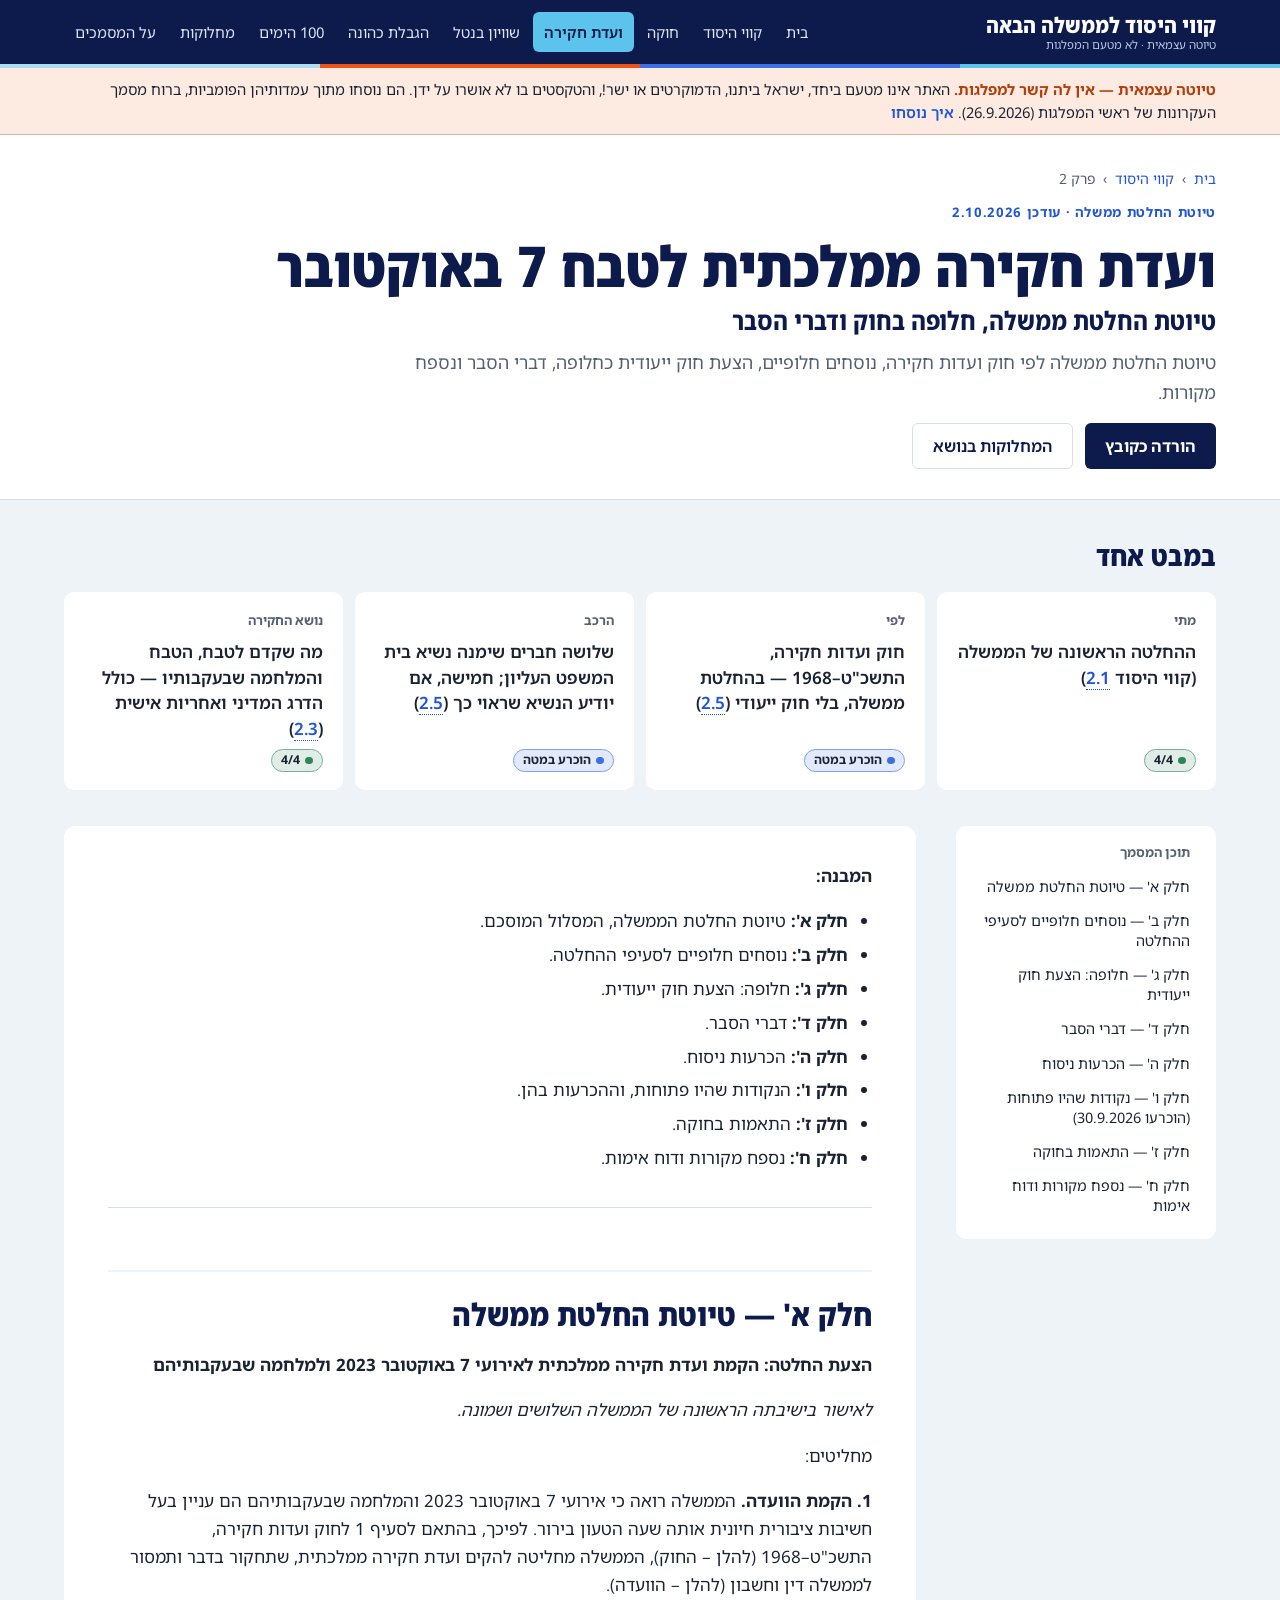
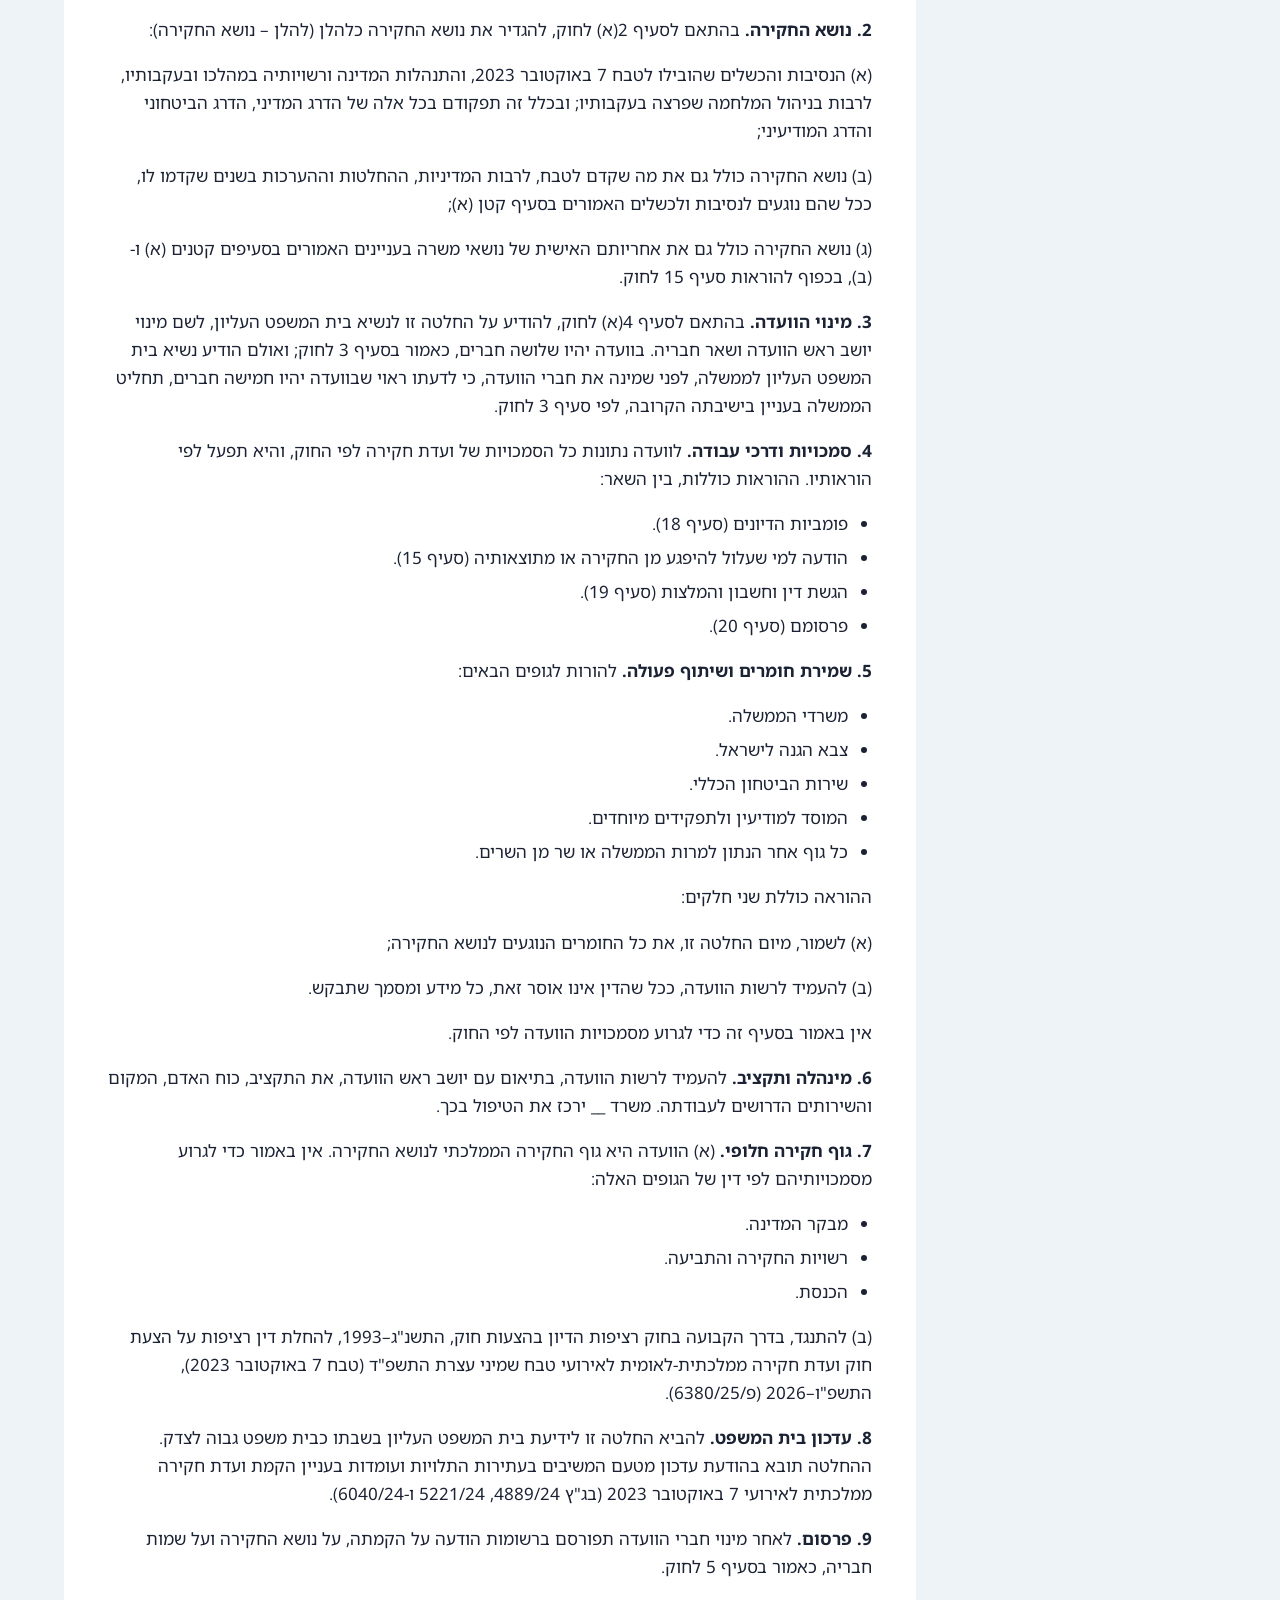
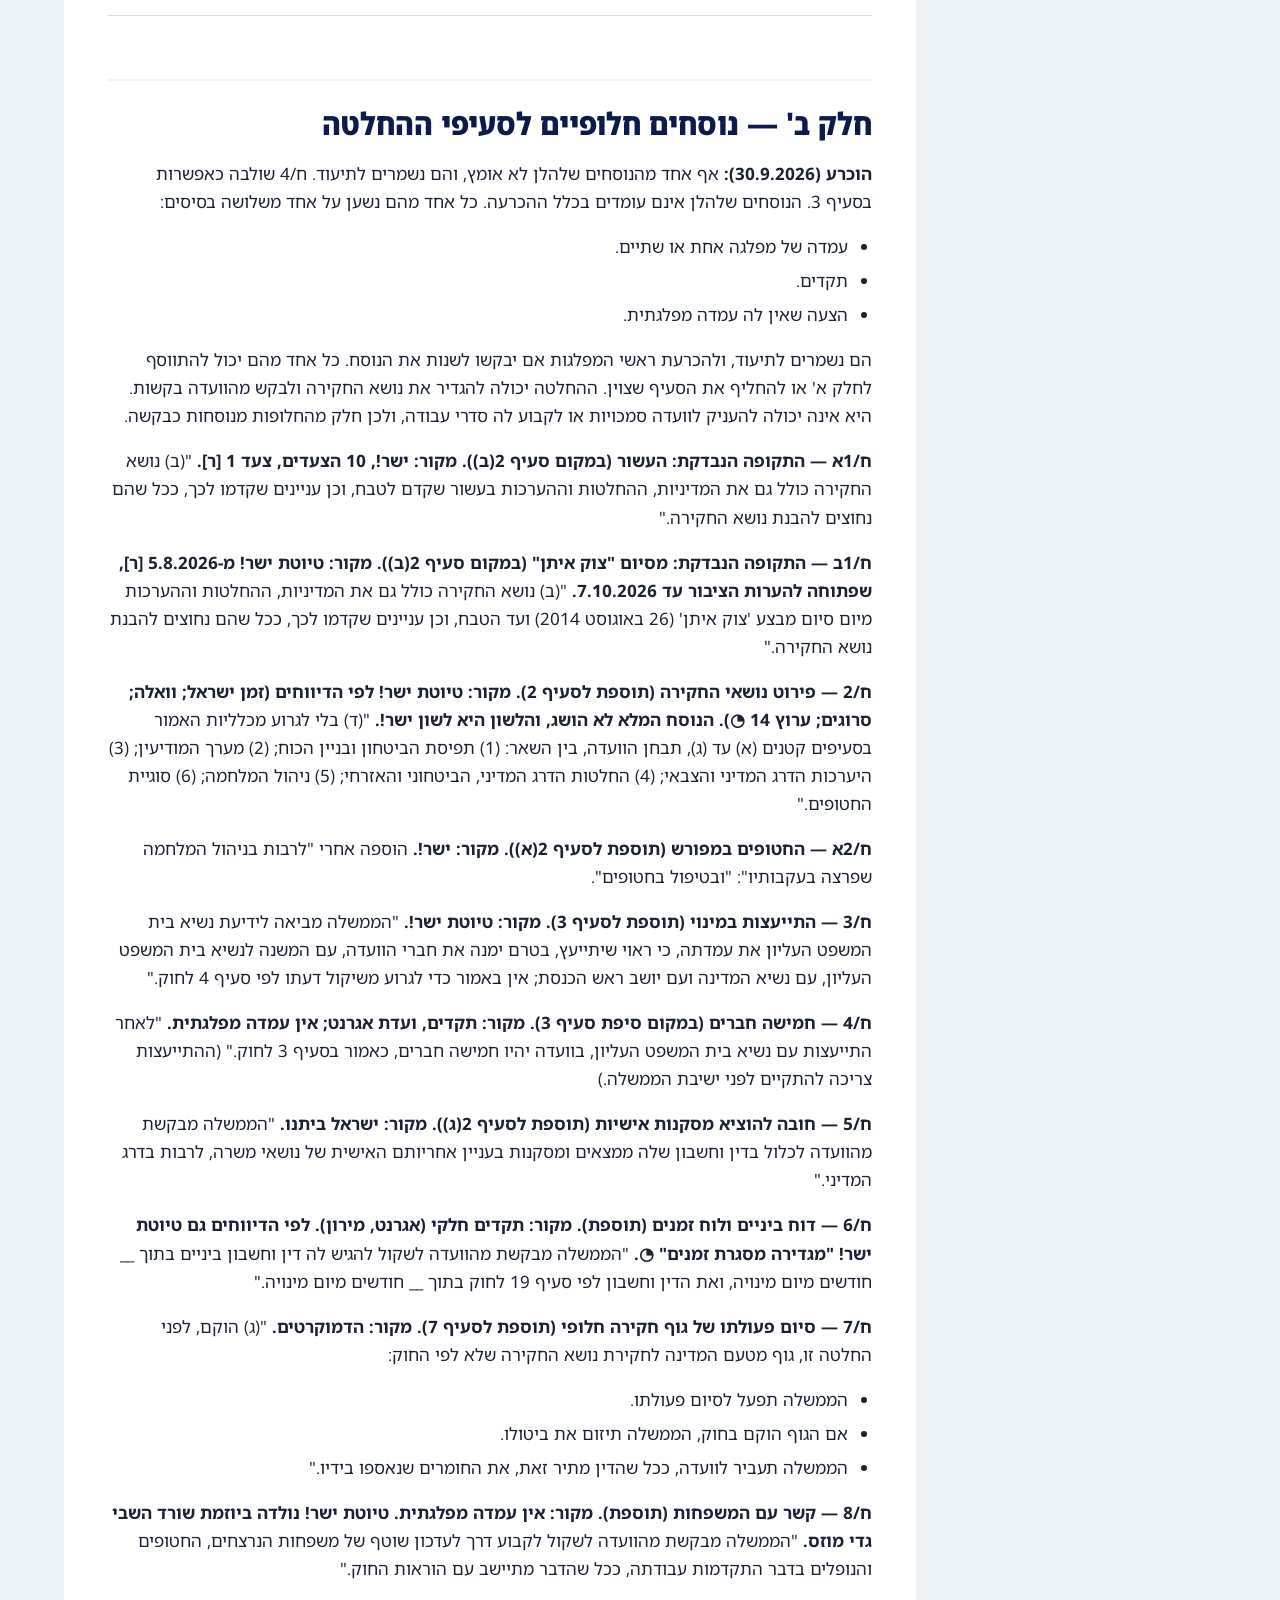
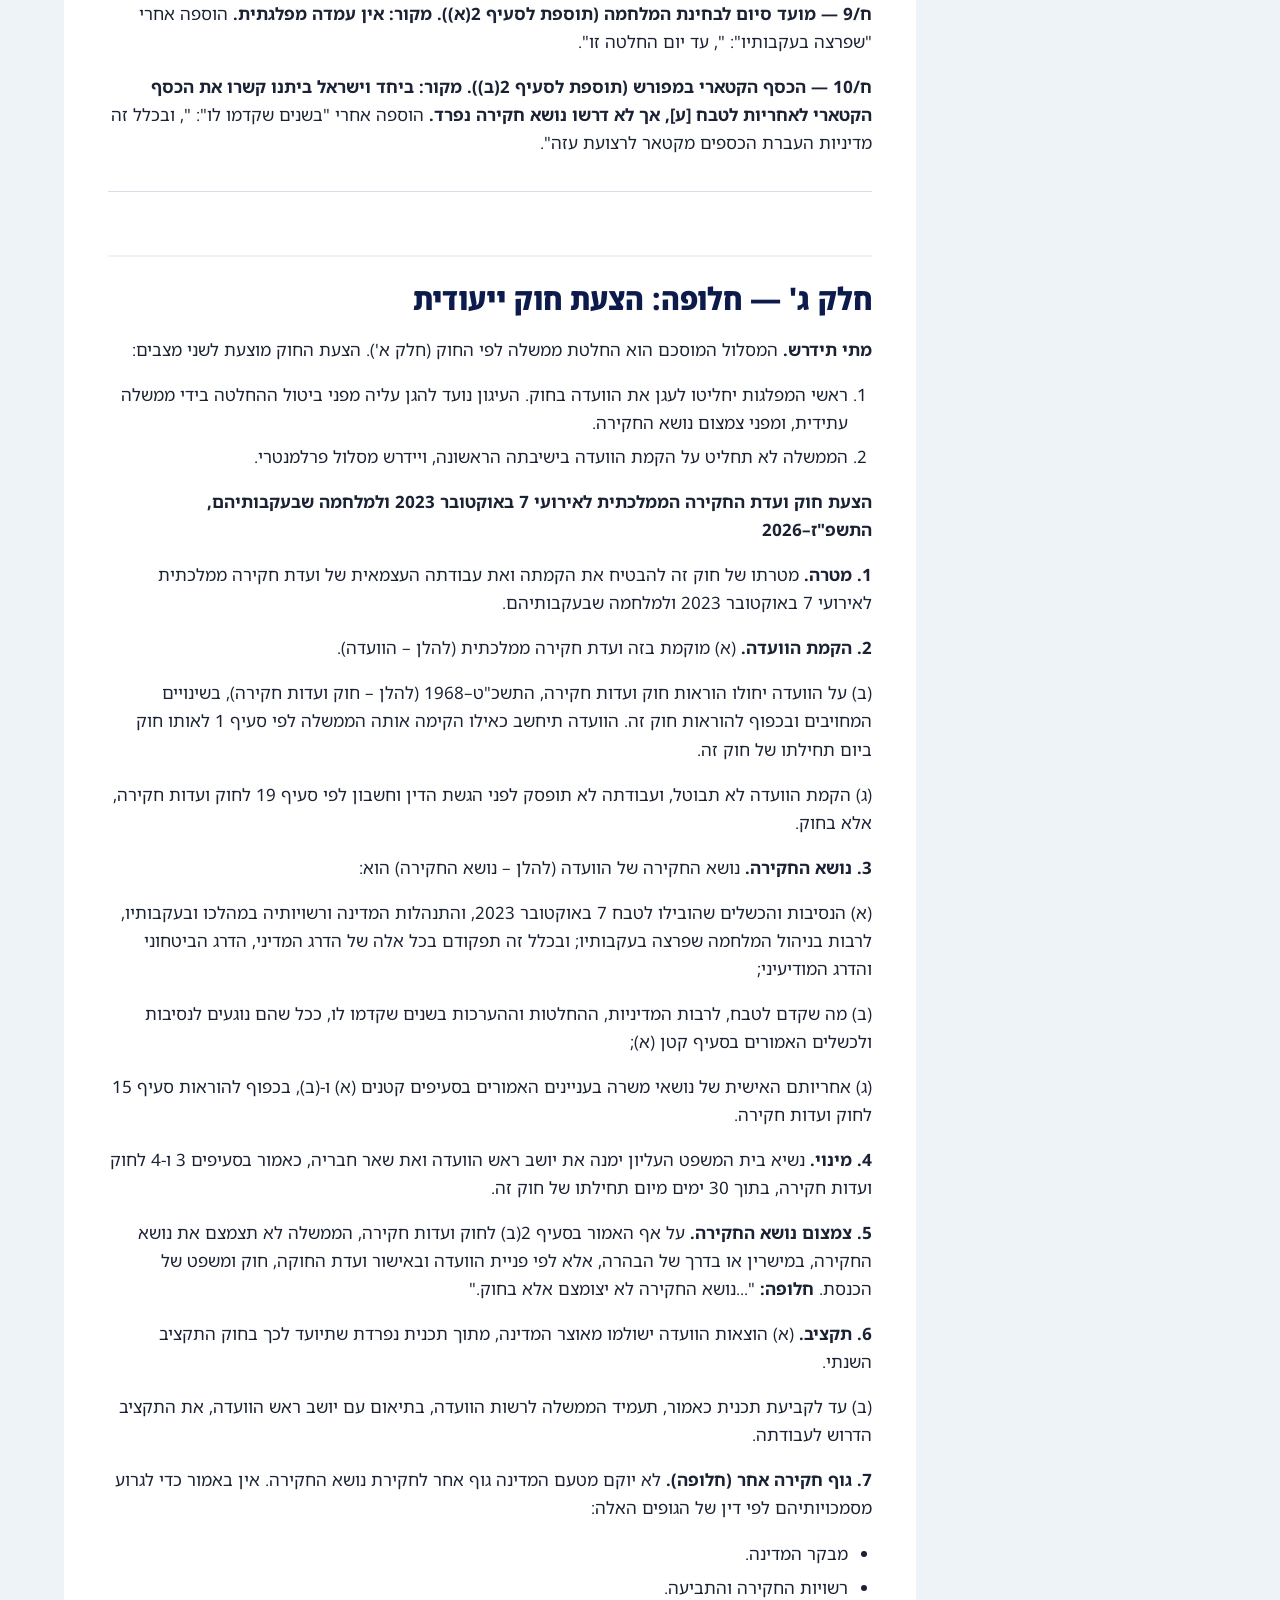
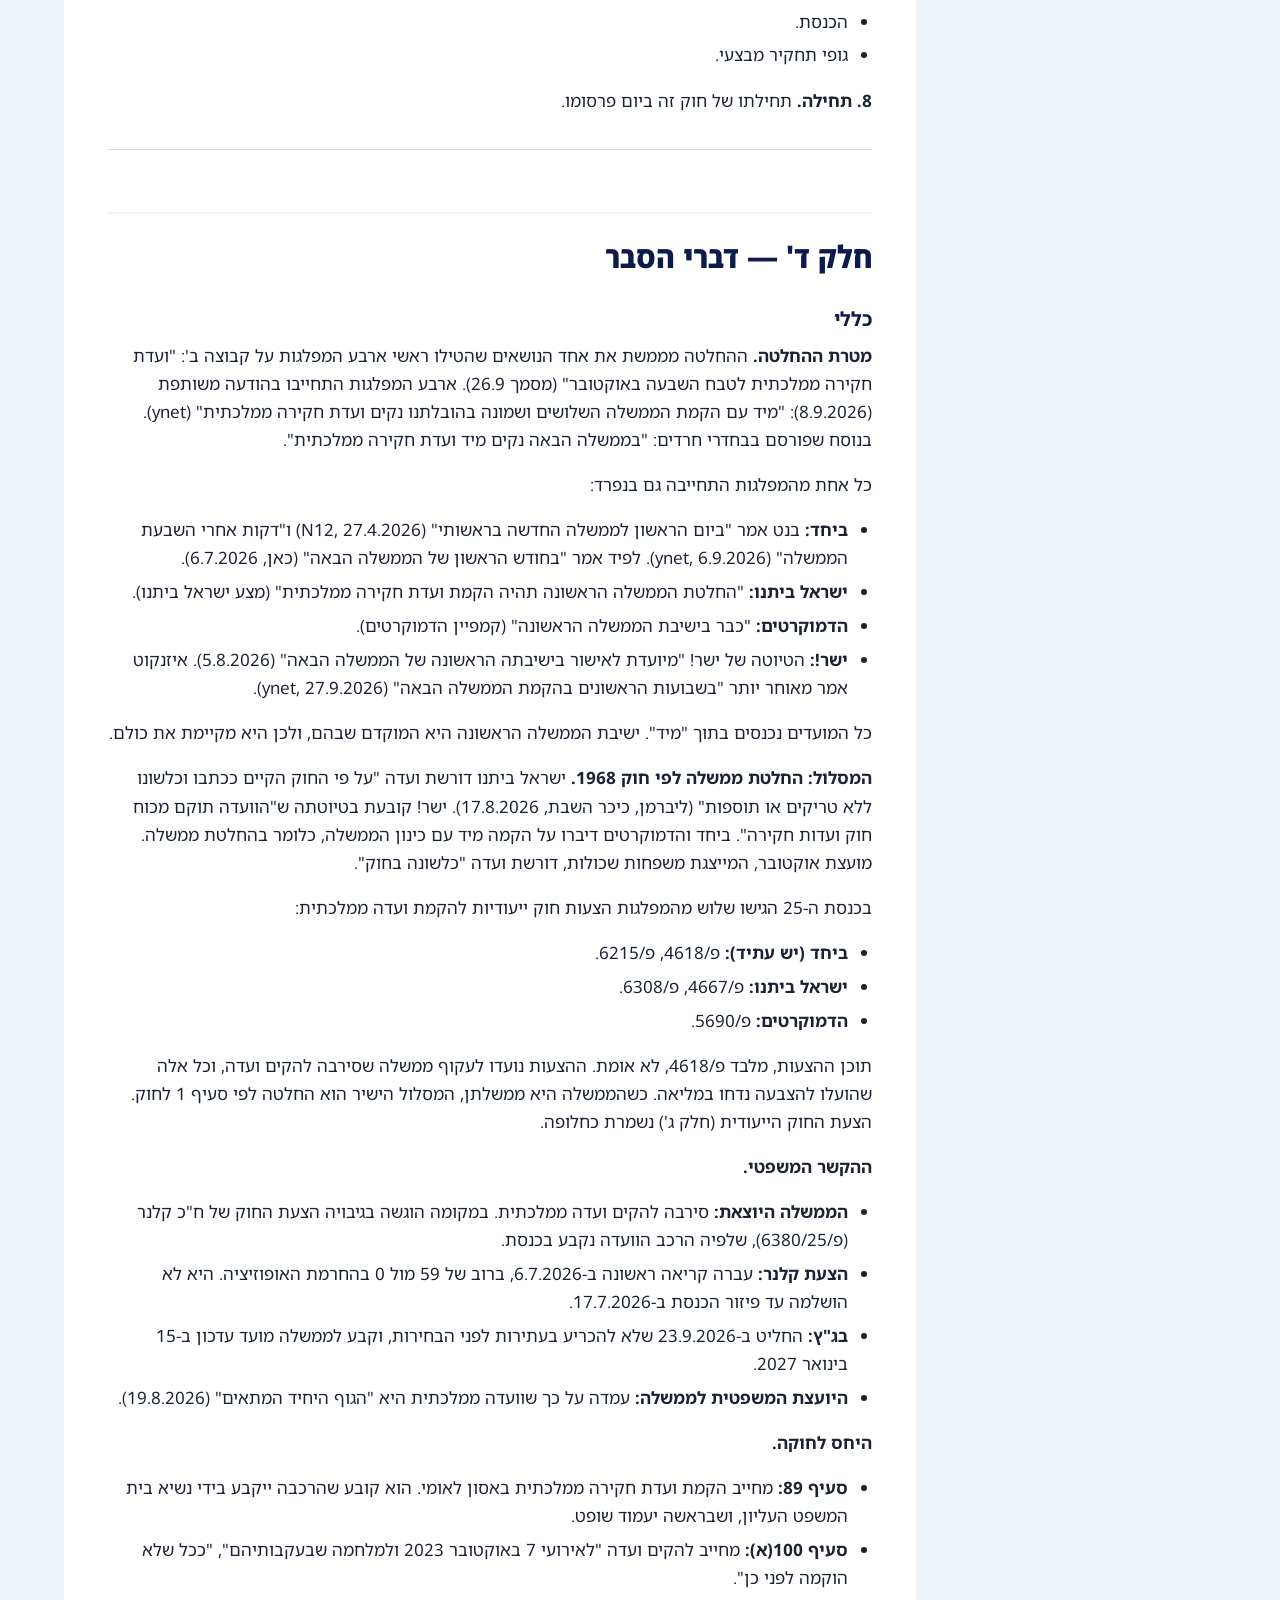
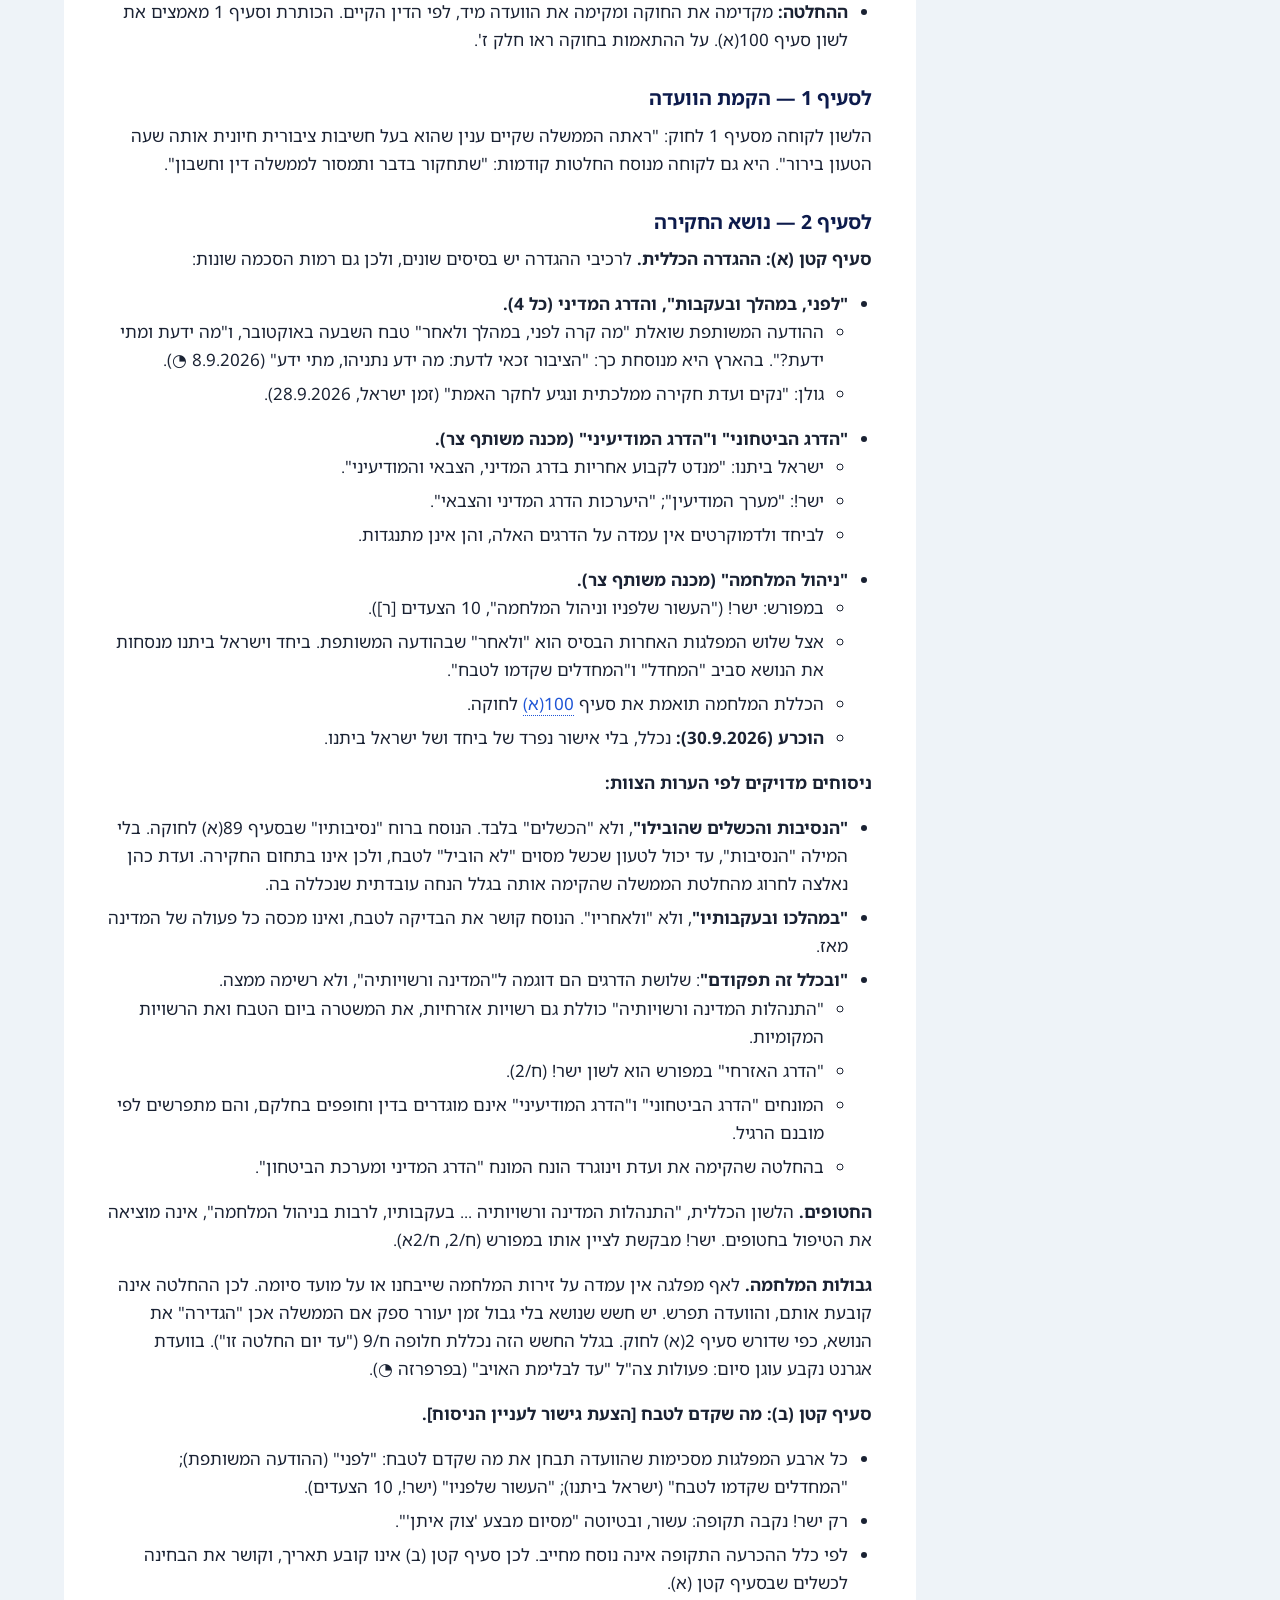
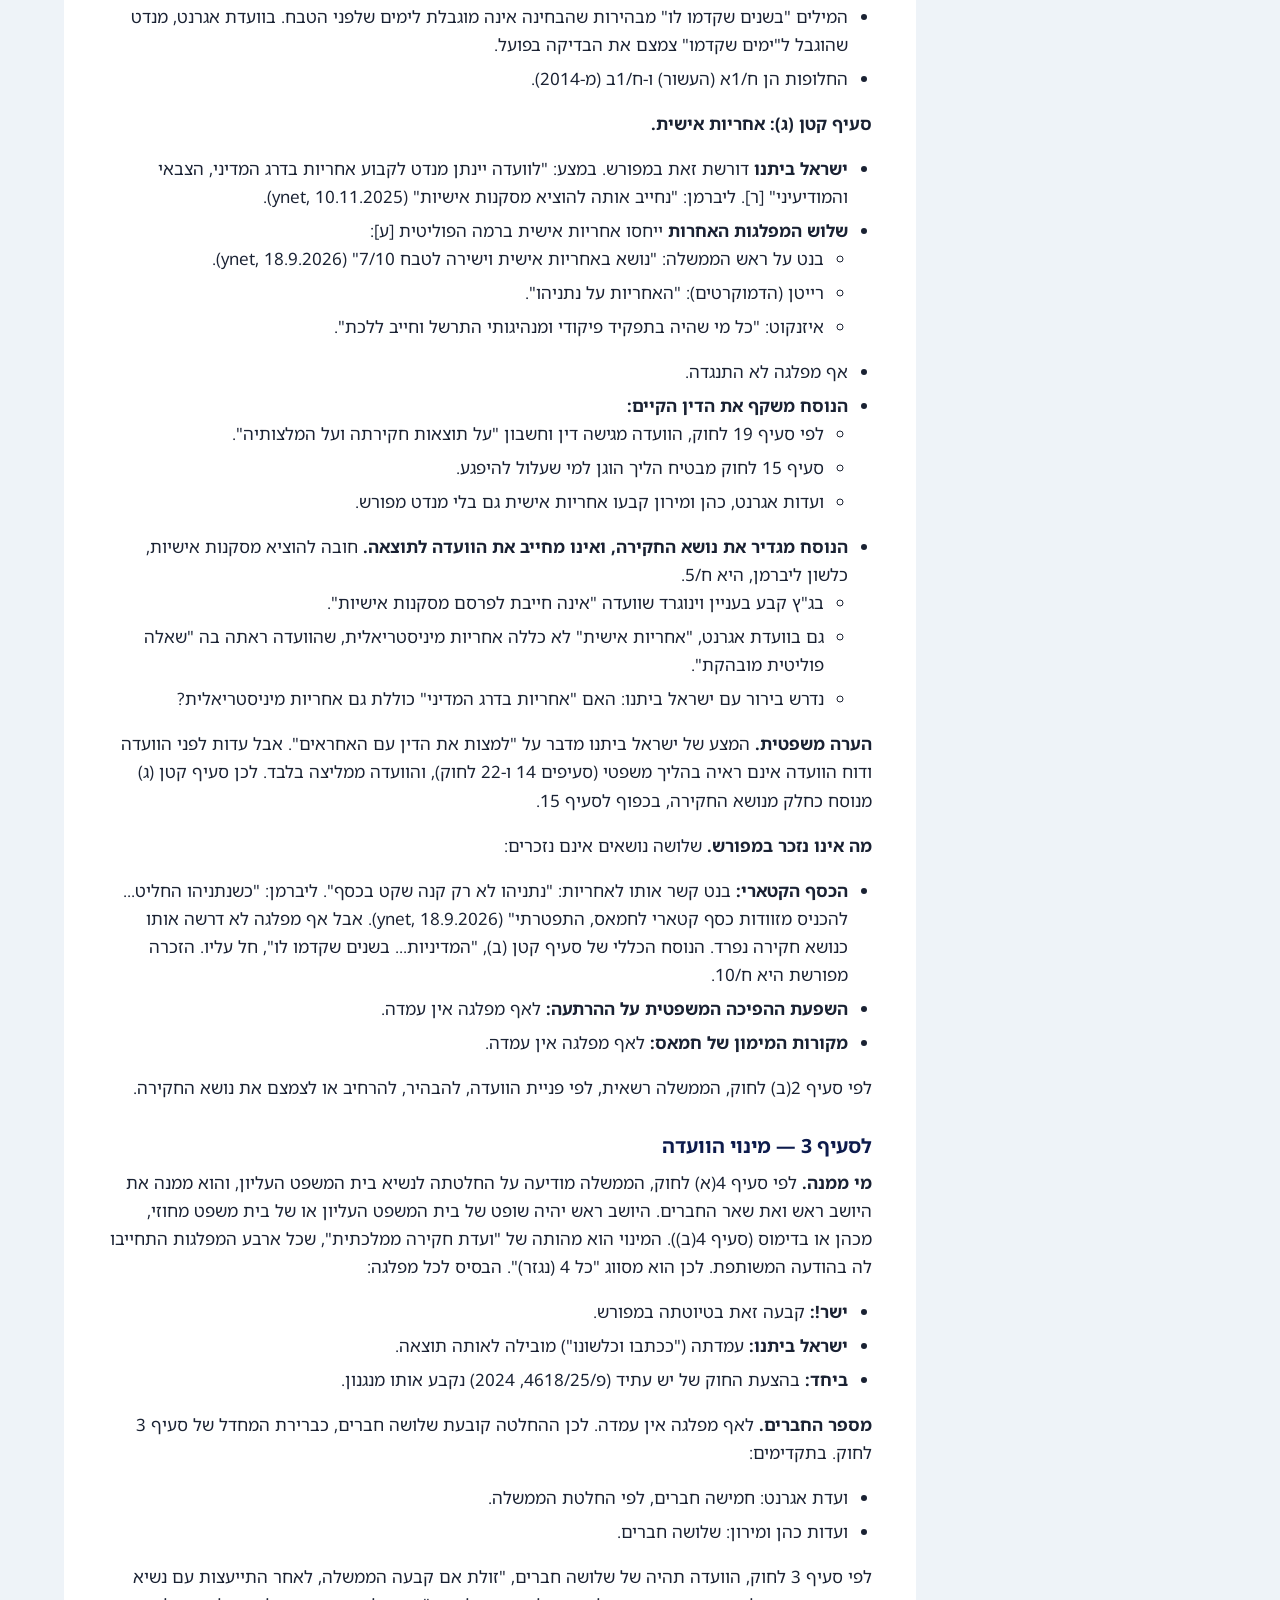
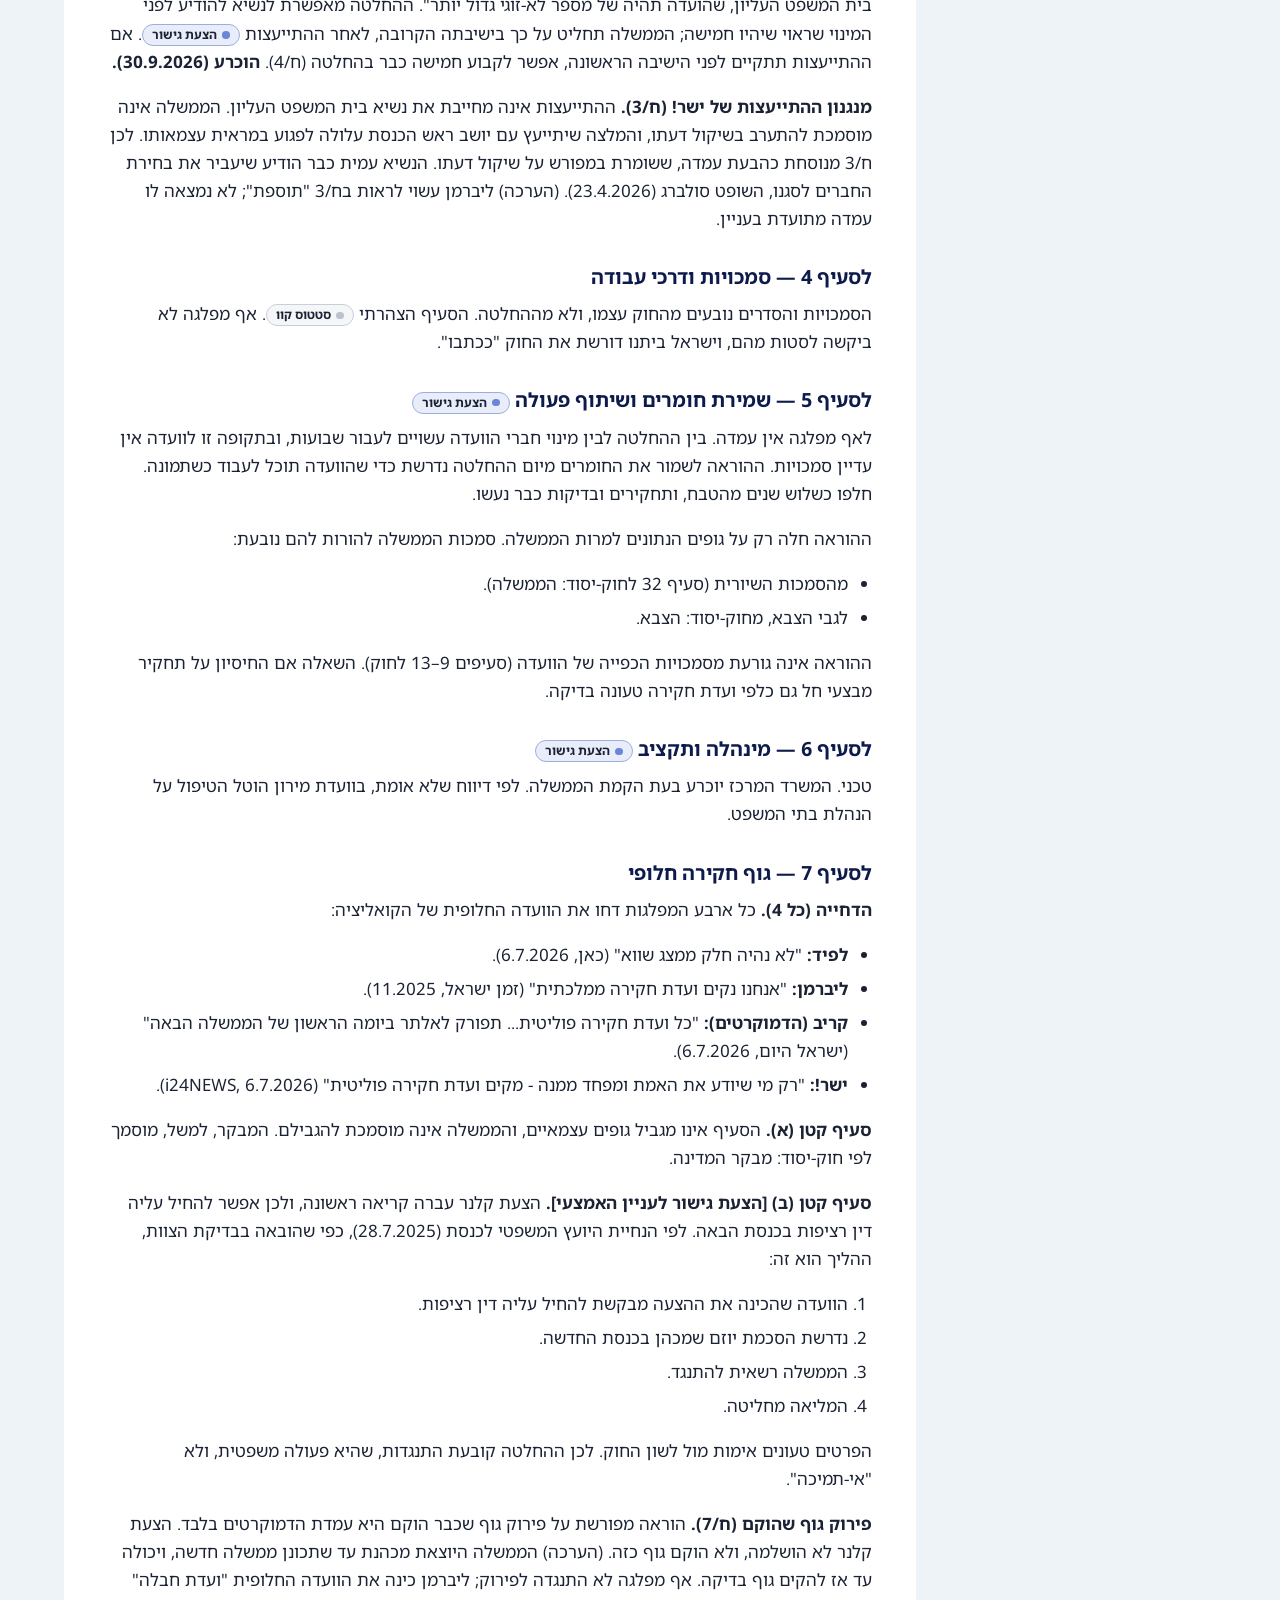
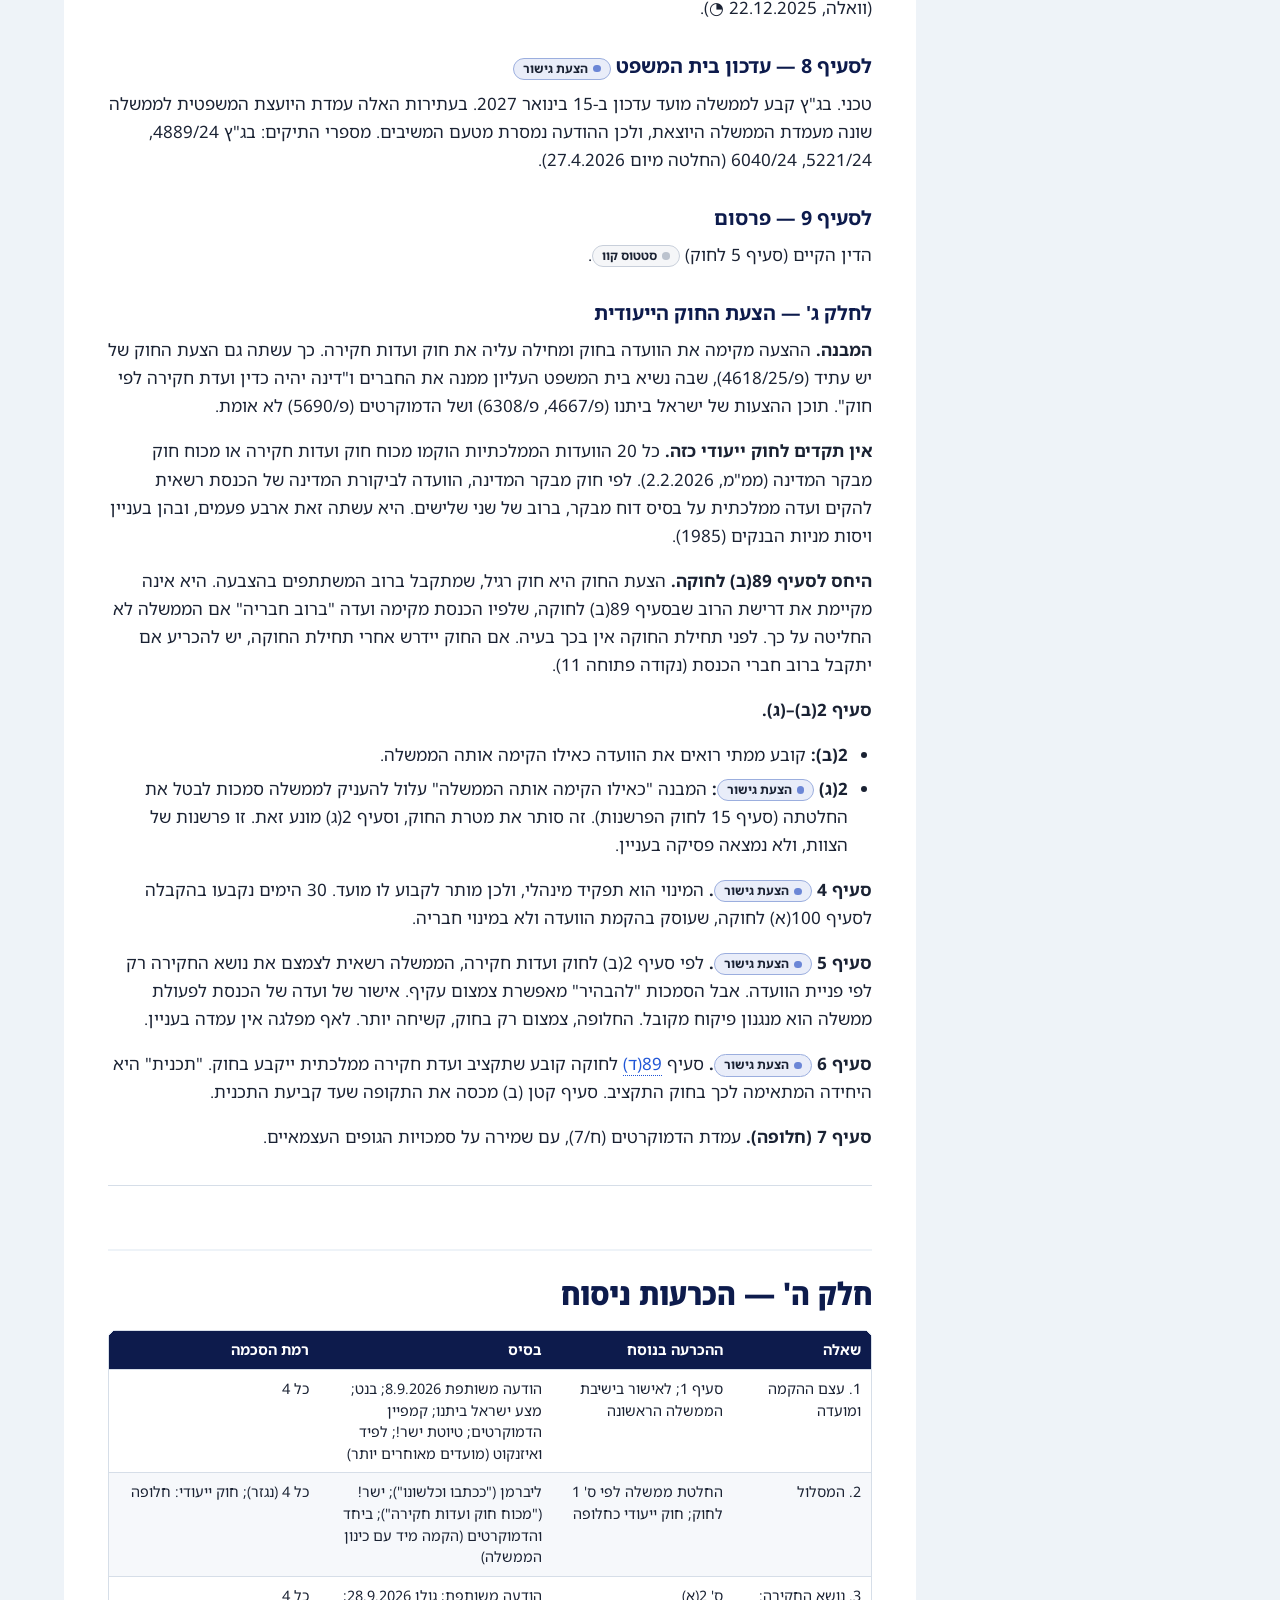
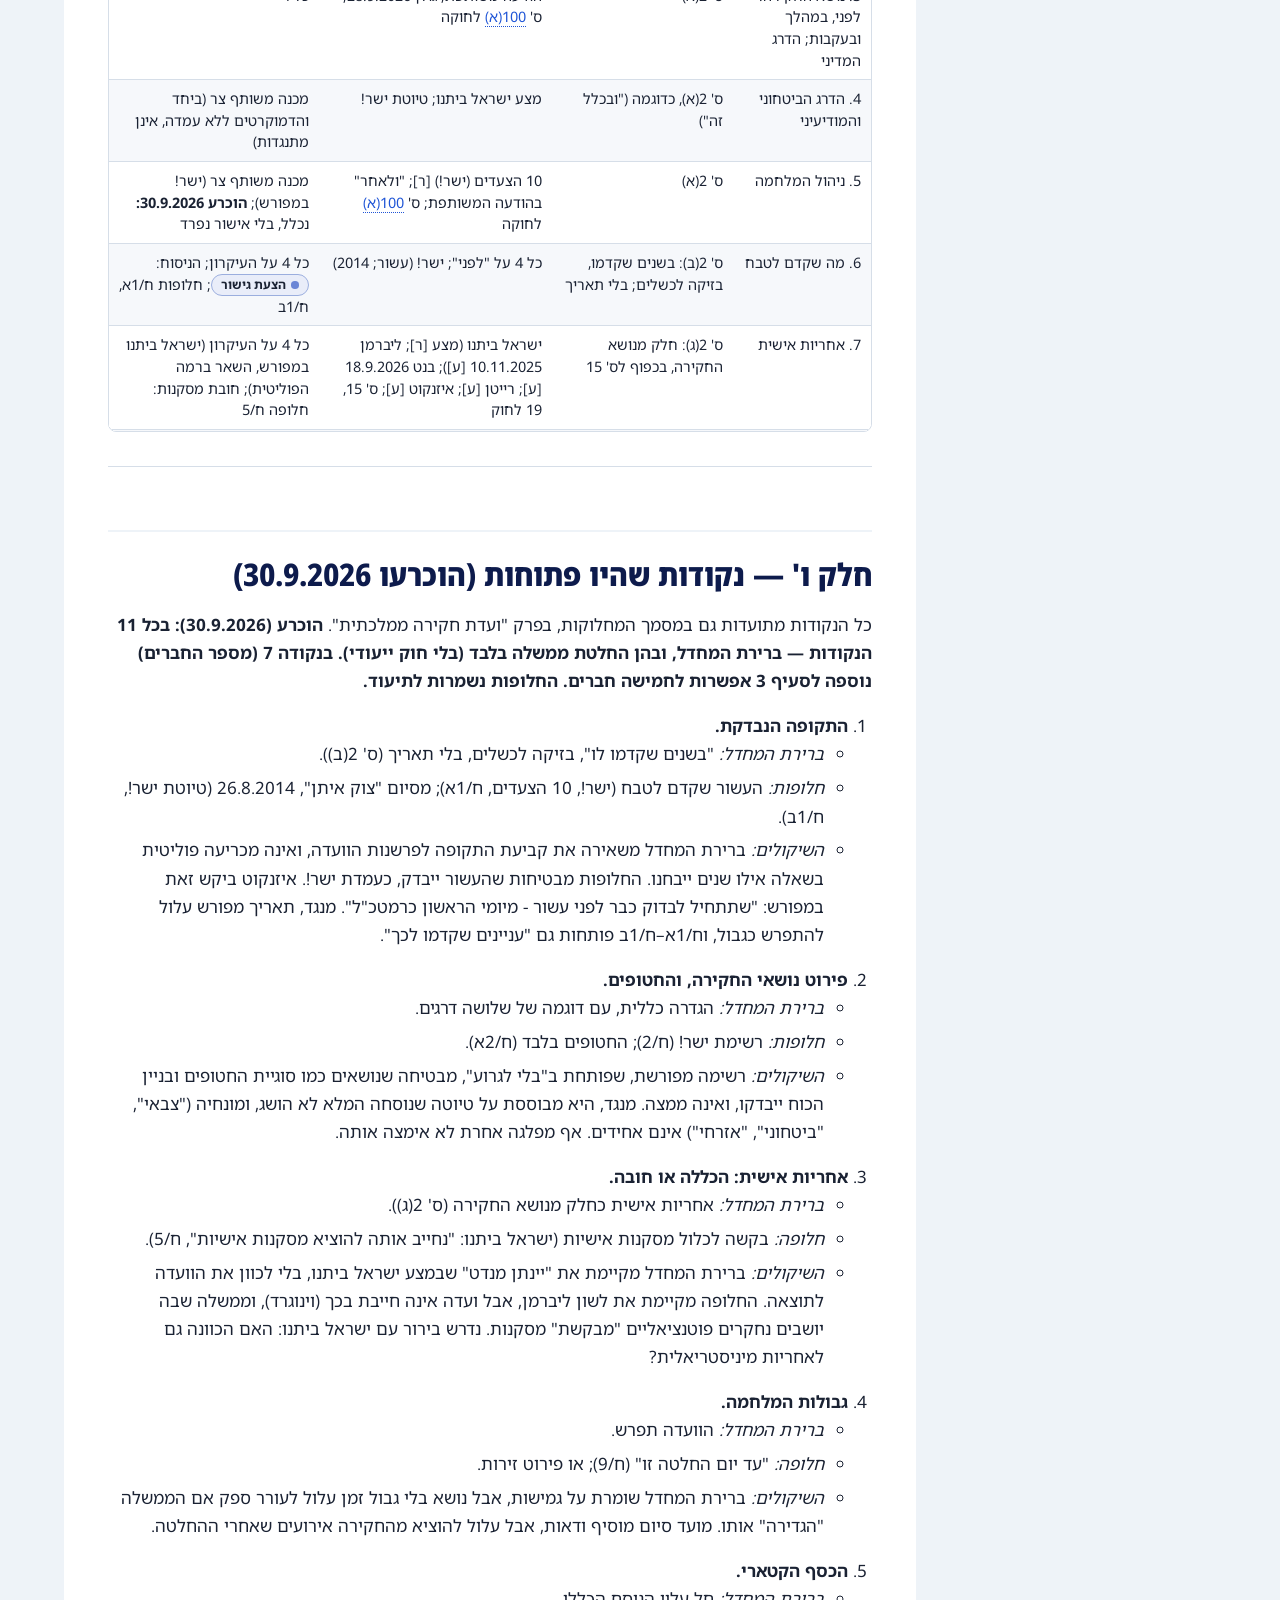
<file: inquiry.html>
<!doctype html>
<html lang="he" dir="rtl">
<head>
<meta charset="utf-8">
<meta name="viewport" content="width=device-width, initial-scale=1, viewport-fit=cover">
<title>ועדת חקירה ממלכתית לטבח 7 באוקטובר — טיוטת החלטת ממשלה, חלופה בחוק ודברי הסבר — טיוטה עצמאית</title>
<meta name="description" content="טיוטת החלטת ממשלה לפי חוק ועדות חקירה, נוסחים חלופיים, הצעת חוק ייעודית כחלופה, דברי הסבר ונספח מקורות. טיוטה עצמאית, לא מטעם המפלגות.">
<link rel="stylesheet" href="assets/style.css">
</head>
<body>
<a class="skip" href="#content">דלג לתוכן</a>
<header class="topbar"><div class="topbar-inner"><a class="brand" href="index.html"><b>קווי היסוד לממשלה הבאה</b><span>טיוטה עצמאית · לא מטעם המפלגות</span></a><nav class="nav" aria-label="ניווט ראשי"><a href="index.html">בית</a><a href="guidelines.html">קווי היסוד</a><a href="constitution.html">חוקה</a><a href="inquiry.html" aria-current="page">ועדת חקירה</a><a href="equal-burden.html">שוויון בנטל</a><a href="term-limits.html">הגבלת כהונה</a><a href="100-days.html">100 הימים</a><a href="disputes.html">מחלוקות</a><a href="letter.html">על המסמכים</a></nav></div><div class="stripe" aria-hidden="true"><span></span><span></span><span></span><span></span></div></header>
<div class="notice" role="note"><div class="wrap"><b>טיוטה עצמאית — אין לה קשר למפלגות.</b> האתר אינו מטעם ביחד, ישראל ביתנו, הדמוקרטים או ישר!, והטקסטים בו לא אושרו על ידן. הם נוסחו מתוך עמדותיהן הפומביות, ברוח מסמך העקרונות של ראשי המפלגות (26.9.2026). <a href="letter.html">איך נוסחו</a></div></div>
<main id="content" tabindex="-1"><section class="page-head"><div class="wrap"><nav class="crumbs" aria-label="מיקום באתר"><a href="index.html">בית</a><span aria-hidden="true">›</span><a href="guidelines.html">קווי היסוד</a><span aria-hidden="true">›</span><span>פרק 2</span></nav><span class="kicker">טיוטת החלטת ממשלה · עודכן 2.10.2026</span><h1>ועדת חקירה ממלכתית לטבח 7 באוקטובר</h1><p class="subtitle">טיוטת החלטת ממשלה, חלופה בחוק ודברי הסבר</p><p class="lede">טיוטת החלטת ממשלה לפי חוק ועדות חקירה, נוסחים חלופיים, הצעת חוק ייעודית כחלופה, דברי הסבר ונספח מקורות.</p><div class="actions no-print"><a class="btn btn-ink" href="pdf/ועדת-חקירה-ממלכתית.pdf" download>הורדה כקובץ</a><a class="btn btn-outline" href="disputes.html#ועדת-חקירה-ממלכתית">המחלוקות בנושא</a></div></div></section><div class="wrap page-main"><section class="glance" aria-labelledby="glance-h"><h2 id="glance-h">במבט אחד</h2><div class="tiles"><div class="tile"><span class="tile-label">מתי</span><span class="tile-value">ההחלטה הראשונה של הממשלה (קווי היסוד <a class="xref" href="guidelines.html#g-2.1">2.1</a>)</span><span class="tag lvl-all4" title="ארבע המפלגות"><span class="dot" aria-hidden="true"></span>4/4<span class="sr"> — ארבע המפלגות</span></span></div><div class="tile"><span class="tile-label">לפי</span><span class="tile-value">חוק ועדות חקירה, התשכ"ט–1968 — בהחלטת ממשלה, בלי חוק ייעודי (<a class="xref" href="guidelines.html#g-2.5">2.5</a>)</span><span class="tag lvl-decided" title="הכרעה של כותבי הטיוטה, טעונה אישור ראשי המפלגות"><span class="dot" aria-hidden="true"></span>הוכרע במטה<span class="sr"> — הכרעה של כותבי הטיוטה, טעונה אישור ראשי המפלגות</span></span></div><div class="tile"><span class="tile-label">הרכב</span><span class="tile-value">שלושה חברים שימנה נשיא בית המשפט העליון; חמישה, אם יודיע הנשיא שראוי כך (<a class="xref" href="guidelines.html#g-2.5">2.5</a>)</span><span class="tag lvl-decided" title="הכרעה של כותבי הטיוטה, טעונה אישור ראשי המפלגות"><span class="dot" aria-hidden="true"></span>הוכרע במטה<span class="sr"> — הכרעה של כותבי הטיוטה, טעונה אישור ראשי המפלגות</span></span></div><div class="tile"><span class="tile-label">נושא החקירה</span><span class="tile-value">מה שקדם לטבח, הטבח והמלחמה שבעקבותיו — כולל הדרג המדיני ואחריות אישית (<a class="xref" href="guidelines.html#g-2.3">2.3</a>)</span><span class="tag lvl-all4" title="ארבע המפלגות"><span class="dot" aria-hidden="true"></span>4/4<span class="sr"> — ארבע המפלגות</span></span></div></div></section><div class="doc-layout"><nav class="rail" aria-label="תוכן המסמך"><h2>תוכן המסמך</h2><ol><li><a href="#חלק-א-טיוטת-החלטת-ממשלה">חלק א' — טיוטת החלטת ממשלה</a></li><li><a href="#חלק-ב-נוסחים-חלופיים-לסעיפי-ההחלטה">חלק ב' — נוסחים חלופיים לסעיפי ההחלטה</a></li><li><a href="#חלק-ג-חלופה-הצעת-חוק-ייעודית">חלק ג' — חלופה: הצעת חוק ייעודית</a></li><li><a href="#חלק-ד-דברי-הסבר">חלק ד' — דברי הסבר</a></li><li><a href="#חלק-ה-הכרעות-ניסוח">חלק ה' — הכרעות ניסוח</a></li><li><a href="#חלק-ו-נקודות-שהיו-פתוחות-הוכרעו-3092026">חלק ו' — נקודות שהיו פתוחות (הוכרעו 30.9.2026)</a></li><li><a href="#חלק-ז-התאמות-בחוקה">חלק ז' — התאמות בחוקה</a></li><li><a href="#חלק-ח-נספח-מקורות-ודוח-אימות">חלק ח' — נספח מקורות ודוח אימות</a></li></ol></nav><article class="doc"><details class="toc no-print"><summary>תוכן העניינים</summary><ol><li><a href="#חלק-א-טיוטת-החלטת-ממשלה">חלק א' — טיוטת החלטת ממשלה</a></li><li><a href="#חלק-ב-נוסחים-חלופיים-לסעיפי-ההחלטה">חלק ב' — נוסחים חלופיים לסעיפי ההחלטה</a></li><li><a href="#חלק-ג-חלופה-הצעת-חוק-ייעודית">חלק ג' — חלופה: הצעת חוק ייעודית</a></li><li><a href="#חלק-ד-דברי-הסבר">חלק ד' — דברי הסבר</a></li><li><a href="#חלק-ה-הכרעות-ניסוח">חלק ה' — הכרעות ניסוח</a></li><li><a href="#חלק-ו-נקודות-שהיו-פתוחות-הוכרעו-3092026">חלק ו' — נקודות שהיו פתוחות (הוכרעו 30.9.2026)</a></li><li><a href="#חלק-ז-התאמות-בחוקה">חלק ז' — התאמות בחוקה</a></li><li><a href="#חלק-ח-נספח-מקורות-ודוח-אימות">חלק ח' — נספח מקורות ודוח אימות</a></li></ol></details><p><strong>המבנה:</strong></p>
<ul>
<li><strong>חלק א':</strong> טיוטת החלטת הממשלה, המסלול המוסכם.</li>
<li><strong>חלק ב':</strong> נוסחים חלופיים לסעיפי ההחלטה.</li>
<li><strong>חלק ג':</strong> חלופה: הצעת חוק ייעודית.</li>
<li><strong>חלק ד':</strong> דברי הסבר.</li>
<li><strong>חלק ה':</strong> הכרעות ניסוח.</li>
<li><strong>חלק ו':</strong> הנקודות שהיו פתוחות, וההכרעות בהן.</li>
<li><strong>חלק ז':</strong> התאמות בחוקה.</li>
<li><strong>חלק ח':</strong> נספח מקורות ודוח אימות.</li>
</ul>
<hr />
<h2 id="חלק-א-טיוטת-החלטת-ממשלה">חלק א' — טיוטת החלטת ממשלה</h2>
<p><strong>הצעת החלטה: הקמת ועדת חקירה ממלכתית לאירועי 7 באוקטובר 2023 ולמלחמה שבעקבותיהם</strong></p>
<p><em>לאישור בישיבתה הראשונה של הממשלה השלושים ושמונה.</em></p>
<p>מחליטים:</p>
<p><strong>1. הקמת הוועדה.</strong> הממשלה רואה כי אירועי 7 באוקטובר 2023 והמלחמה שבעקבותיהם הם עניין בעל חשיבות ציבורית חיונית אותה שעה הטעון בירור. לפיכך, בהתאם לסעיף 1 לחוק ועדות חקירה, התשכ"ט–1968 (להלן – החוק), הממשלה מחליטה להקים ועדת חקירה ממלכתית, שתחקור בדבר ותמסור לממשלה דין וחשבון (להלן – הוועדה).</p>
<p><strong>2. נושא החקירה.</strong> בהתאם לסעיף 2(א) לחוק, להגדיר את נושא החקירה כלהלן (להלן – נושא החקירה):</p>
<p>(א) הנסיבות והכשלים שהובילו לטבח 7 באוקטובר 2023, והתנהלות המדינה ורשויותיה במהלכו ובעקבותיו, לרבות בניהול המלחמה שפרצה בעקבותיו; ובכלל זה תפקודם בכל אלה של הדרג המדיני, הדרג הביטחוני והדרג המודיעיני;</p>
<p>(ב) נושא החקירה כולל גם את מה שקדם לטבח, לרבות המדיניות, ההחלטות וההערכות בשנים שקדמו לו, ככל שהם נוגעים לנסיבות ולכשלים האמורים בסעיף קטן (א);</p>
<p>(ג) נושא החקירה כולל גם את אחריותם האישית של נושאי משרה בעניינים האמורים בסעיפים קטנים (א) ו-(ב), בכפוף להוראות סעיף 15 לחוק.</p>
<p><strong>3. מינוי הוועדה.</strong> בהתאם לסעיף 4(א) לחוק, להודיע על החלטה זו לנשיא בית המשפט העליון, לשם מינוי יושב ראש הוועדה ושאר חבריה. בוועדה יהיו שלושה חברים, כאמור בסעיף 3 לחוק; ואולם הודיע נשיא בית המשפט העליון לממשלה, לפני שמינה את חברי הוועדה, כי לדעתו ראוי שבוועדה יהיו חמישה חברים, תחליט הממשלה בעניין בישיבתה הקרובה, לפי סעיף 3 לחוק.</p>
<p><strong>4. סמכויות ודרכי עבודה.</strong> לוועדה נתונות כל הסמכויות של ועדת חקירה לפי החוק, והיא תפעל לפי הוראותיו. ההוראות כוללות, בין השאר:</p>
<ul>
<li>פומביות הדיונים (סעיף 18).</li>
<li>הודעה למי שעלול להיפגע מן החקירה או מתוצאותיה (סעיף 15).</li>
<li>הגשת דין וחשבון והמלצות (סעיף 19).</li>
<li>פרסומם (סעיף 20).</li>
</ul>
<p><strong>5. שמירת חומרים ושיתוף פעולה.</strong> להורות לגופים הבאים:</p>
<ul>
<li>משרדי הממשלה.</li>
<li>צבא הגנה לישראל.</li>
<li>שירות הביטחון הכללי.</li>
<li>המוסד למודיעין ולתפקידים מיוחדים.</li>
<li>כל גוף אחר הנתון למרות הממשלה או שר מן השרים.</li>
</ul>
<p>ההוראה כוללת שני חלקים:</p>
<p>(א) לשמור, מיום החלטה זו, את כל החומרים הנוגעים לנושא החקירה;</p>
<p>(ב) להעמיד לרשות הוועדה, ככל שהדין אינו אוסר זאת, כל מידע ומסמך שתבקש.</p>
<p>אין באמור בסעיף זה כדי לגרוע מסמכויות הוועדה לפי החוק.</p>
<p><strong>6. מינהלה ותקציב.</strong> להעמיד לרשות הוועדה, בתיאום עם יושב ראש הוועדה, את התקציב, כוח האדם, המקום והשירותים הדרושים לעבודתה. משרד __ ירכז את הטיפול בכך.</p>
<p><strong>7. גוף חקירה חלופי.</strong> (א) הוועדה היא גוף החקירה הממלכתי לנושא החקירה. אין באמור כדי לגרוע מסמכויותיהם לפי דין של הגופים האלה:</p>
<ul>
<li>מבקר המדינה.</li>
<li>רשויות החקירה והתביעה.</li>
<li>הכנסת.</li>
</ul>
<p>(ב) להתנגד, בדרך הקבועה בחוק רציפות הדיון בהצעות חוק, התשנ"ג–1993, להחלת דין רציפות על הצעת חוק ועדת חקירה ממלכתית-לאומית לאירועי טבח שמיני עצרת התשפ"ד (טבח 7 באוקטובר 2023), התשפ"ו–2026 (פ/6380/25).</p>
<p><strong>8. עדכון בית המשפט.</strong> להביא החלטה זו לידיעת בית המשפט העליון בשבתו כבית משפט גבוה לצדק. ההחלטה תובא בהודעת עדכון מטעם המשיבים בעתירות התלויות ועומדות בעניין הקמת ועדת חקירה ממלכתית לאירועי 7 באוקטובר 2023 (בג"ץ 4889/24, 5221/24 ו-6040/24).</p>
<p><strong>9. פרסום.</strong> לאחר מינוי חברי הוועדה תפורסם ברשומות הודעה על הקמתה, על נושא החקירה ועל שמות חבריה, כאמור בסעיף 5 לחוק.</p>
<hr />
<h2 id="חלק-ב-נוסחים-חלופיים-לסעיפי-ההחלטה">חלק ב' — נוסחים חלופיים לסעיפי ההחלטה</h2>
<p><strong>הוכרע (30.9.2026):</strong> אף אחד מהנוסחים שלהלן לא אומץ, והם נשמרים לתיעוד. ח/4 שולבה כאפשרות בסעיף 3. הנוסחים שלהלן אינם עומדים בכלל ההכרעה. כל אחד מהם נשען על אחד משלושה בסיסים:</p>
<ul>
<li>עמדה של מפלגה אחת או שתיים.</li>
<li>תקדים.</li>
<li>הצעה שאין לה עמדה מפלגתית.</li>
</ul>
<p>הם נשמרים לתיעוד, ולהכרעת ראשי המפלגות אם יבקשו לשנות את הנוסח. כל אחד מהם יכול להתווסף לחלק א' או להחליף את הסעיף שצוין. ההחלטה יכולה להגדיר את נושא החקירה ולבקש מהוועדה בקשות. היא אינה יכולה להעניק לוועדה סמכויות או לקבוע לה סדרי עבודה, ולכן חלק מהחלופות מנוסחות כבקשה.</p>
<p><strong>ח/1א — התקופה הנבדקת: העשור (במקום סעיף 2(ב)). מקור: ישר!, 10 הצעדים, צעד 1 [ר].</strong>
"(ב) נושא החקירה כולל גם את המדיניות, ההחלטות וההערכות בעשור שקדם לטבח, וכן עניינים שקדמו לכך, ככל שהם נחוצים להבנת נושא החקירה."</p>
<p><strong>ח/1ב — התקופה הנבדקת: מסיום "צוק איתן" (במקום סעיף 2(ב)). מקור: טיוטת ישר! מ-5.8.2026 [ר], שפתוחה להערות הציבור עד 7.10.2026.</strong>
"(ב) נושא החקירה כולל גם את המדיניות, ההחלטות וההערכות מיום סיום מבצע 'צוק איתן' (26 באוגוסט 2014) ועד הטבח, וכן עניינים שקדמו לכך, ככל שהם נחוצים להבנת נושא החקירה."</p>
<p><strong>ח/2 — פירוט נושאי החקירה (תוספת לסעיף 2). מקור: טיוטת ישר! לפי הדיווחים (זמן ישראל; וואלה; סרוגים; ערוץ 14 ◔). הנוסח המלא לא הושג, והלשון היא לשון ישר!.</strong>
"(ד) בלי לגרוע מכלליות האמור בסעיפים קטנים (א) עד (ג), תבחן הוועדה, בין השאר:
(1) תפיסת הביטחון ובניין הכוח;
(2) מערך המודיעין;
(3) היערכות הדרג המדיני והצבאי;
(4) החלטות הדרג המדיני, הביטחוני והאזרחי;
(5) ניהול המלחמה;
(6) סוגיית החטופים."</p>
<p><strong>ח/2א — החטופים במפורש (תוספת לסעיף 2(א)). מקור: ישר!.</strong>
הוספה אחרי "לרבות בניהול המלחמה שפרצה בעקבותיו": "ובטיפול בחטופים".</p>
<p><strong>ח/3 — התייעצות במינוי (תוספת לסעיף 3). מקור: טיוטת ישר!.</strong>
"הממשלה מביאה לידיעת נשיא בית המשפט העליון את עמדתה, כי ראוי שיתייעץ, בטרם ימנה את חברי הוועדה, עם המשנה לנשיא בית המשפט העליון, עם נשיא המדינה ועם יושב ראש הכנסת; אין באמור כדי לגרוע משיקול דעתו לפי סעיף 4 לחוק."</p>
<p><strong>ח/4 — חמישה חברים (במקום סיפת סעיף 3). מקור: תקדים, ועדת אגרנט; אין עמדה מפלגתית.</strong>
"לאחר התייעצות עם נשיא בית המשפט העליון, בוועדה יהיו חמישה חברים, כאמור בסעיף 3 לחוק."
(ההתייעצות צריכה להתקיים לפני ישיבת הממשלה.)</p>
<p><strong>ח/5 — חובה להוציא מסקנות אישיות (תוספת לסעיף 2(ג)). מקור: ישראל ביתנו.</strong>
"הממשלה מבקשת מהוועדה לכלול בדין וחשבון שלה ממצאים ומסקנות בעניין אחריותם האישית של נושאי משרה, לרבות בדרג המדיני."</p>
<p><strong>ח/6 — דוח ביניים ולוח זמנים (תוספת). מקור: תקדים חלקי (אגרנט, מירון). לפי הדיווחים גם טיוטת ישר! "מגדירה מסגרת זמנים" ◔.</strong>
"הממשלה מבקשת מהוועדה לשקול להגיש לה דין וחשבון ביניים בתוך __ חודשים מיום מינויה, ואת הדין וחשבון לפי סעיף 19 לחוק בתוך __ חודשים מיום מינויה."</p>
<p><strong>ח/7 — סיום פעולתו של גוף חקירה חלופי (תוספת לסעיף 7). מקור: הדמוקרטים.</strong>
"(ג) הוקם, לפני החלטה זו, גוף מטעם המדינה לחקירת נושא החקירה שלא לפי החוק:</p>
<ul>
<li>הממשלה תפעל לסיום פעולתו.</li>
<li>אם הגוף הוקם בחוק, הממשלה תיזום את ביטולו.</li>
<li>הממשלה תעביר לוועדה, ככל שהדין מתיר זאת, את החומרים שנאספו בידיו."</li>
</ul>
<p><strong>ח/8 — קשר עם המשפחות (תוספת). מקור: אין עמדה מפלגתית. טיוטת ישר! נולדה ביוזמת שורד השבי גדי מוזס.</strong>
"הממשלה מבקשת מהוועדה לשקול לקבוע דרך לעדכון שוטף של משפחות הנרצחים, החטופים והנופלים בדבר התקדמות עבודתה, ככל שהדבר מתיישב עם הוראות החוק."</p>
<p><strong>ח/9 — מועד סיום לבחינת המלחמה (תוספת לסעיף 2(א)). מקור: אין עמדה מפלגתית.</strong>
הוספה אחרי "שפרצה בעקבותיו": ", עד יום החלטה זו".</p>
<p><strong>ח/10 — הכסף הקטארי במפורש (תוספת לסעיף 2(ב)). מקור: ביחד וישראל ביתנו קשרו את הכסף הקטארי לאחריות לטבח [ע], אך לא דרשו נושא חקירה נפרד.</strong>
הוספה אחרי "בשנים שקדמו לו": ", ובכלל זה מדיניות העברת הכספים מקטאר לרצועת עזה".</p>
<hr />
<h2 id="חלק-ג-חלופה-הצעת-חוק-ייעודית">חלק ג' — חלופה: הצעת חוק ייעודית</h2>
<p><strong>מתי תידרש.</strong> המסלול המוסכם הוא החלטת ממשלה לפי החוק (חלק א'). הצעת החוק מוצעת לשני מצבים:</p>
<ol>
<li>ראשי המפלגות יחליטו לעגן את הוועדה בחוק. העיגון נועד להגן עליה מפני ביטול ההחלטה בידי ממשלה עתידית, ומפני צמצום נושא החקירה.</li>
<li>הממשלה לא תחליט על הקמת הוועדה בישיבתה הראשונה, ויידרש מסלול פרלמנטרי.</li>
</ol>
<p><strong>הצעת חוק ועדת החקירה הממלכתית לאירועי 7 באוקטובר 2023 ולמלחמה שבעקבותיהם, התשפ"ז–2026</strong></p>
<p><strong>1. מטרה.</strong> מטרתו של חוק זה להבטיח את הקמתה ואת עבודתה העצמאית של ועדת חקירה ממלכתית לאירועי 7 באוקטובר 2023 ולמלחמה שבעקבותיהם.</p>
<p><strong>2. הקמת הוועדה.</strong> (א) מוקמת בזה ועדת חקירה ממלכתית (להלן – הוועדה).</p>
<p>(ב) על הוועדה יחולו הוראות חוק ועדות חקירה, התשכ"ט–1968 (להלן – חוק ועדות חקירה), בשינויים המחויבים ובכפוף להוראות חוק זה. הוועדה תיחשב כאילו הקימה אותה הממשלה לפי סעיף 1 לאותו חוק ביום תחילתו של חוק זה.</p>
<p>(ג) הקמת הוועדה לא תבוטל, ועבודתה לא תופסק לפני הגשת הדין וחשבון לפי סעיף 19 לחוק ועדות חקירה, אלא בחוק.</p>
<p><strong>3. נושא החקירה.</strong> נושא החקירה של הוועדה (להלן – נושא החקירה) הוא:</p>
<p>(א) הנסיבות והכשלים שהובילו לטבח 7 באוקטובר 2023, והתנהלות המדינה ורשויותיה במהלכו ובעקבותיו, לרבות בניהול המלחמה שפרצה בעקבותיו; ובכלל זה תפקודם בכל אלה של הדרג המדיני, הדרג הביטחוני והדרג המודיעיני;</p>
<p>(ב) מה שקדם לטבח, לרבות המדיניות, ההחלטות וההערכות בשנים שקדמו לו, ככל שהם נוגעים לנסיבות ולכשלים האמורים בסעיף קטן (א);</p>
<p>(ג) אחריותם האישית של נושאי משרה בעניינים האמורים בסעיפים קטנים (א) ו-(ב), בכפוף להוראות סעיף 15 לחוק ועדות חקירה.</p>
<p><strong>4. מינוי.</strong> נשיא בית המשפט העליון ימנה את יושב ראש הוועדה ואת שאר חבריה, כאמור בסעיפים 3 ו-4 לחוק ועדות חקירה, בתוך 30 ימים מיום תחילתו של חוק זה.</p>
<p><strong>5. צמצום נושא החקירה.</strong> על אף האמור בסעיף 2(ב) לחוק ועדות חקירה, הממשלה לא תצמצם את נושא החקירה, במישרין או בדרך של הבהרה, אלא לפי פניית הוועדה ובאישור ועדת החוקה, חוק ומשפט של הכנסת.
<strong>חלופה:</strong> "...נושא החקירה לא יצומצם אלא בחוק."</p>
<p><strong>6. תקציב.</strong> (א) הוצאות הוועדה ישולמו מאוצר המדינה, מתוך תכנית נפרדת שתיועד לכך בחוק התקציב השנתי.</p>
<p>(ב) עד לקביעת תכנית כאמור, תעמיד הממשלה לרשות הוועדה, בתיאום עם יושב ראש הוועדה, את התקציב הדרוש לעבודתה.</p>
<p><strong>7. גוף חקירה אחר (חלופה).</strong> לא יוקם מטעם המדינה גוף אחר לחקירת נושא החקירה. אין באמור כדי לגרוע מסמכויותיהם לפי דין של הגופים האלה:</p>
<ul>
<li>מבקר המדינה.</li>
<li>רשויות החקירה והתביעה.</li>
<li>הכנסת.</li>
<li>גופי תחקיר מבצעי.</li>
</ul>
<p><strong>8. תחילה.</strong> תחילתו של חוק זה ביום פרסומו.</p>
<hr />
<h2 id="חלק-ד-דברי-הסבר">חלק ד' — דברי הסבר</h2>
<h3 id="כללי">כללי</h3>
<p><strong>מטרת ההחלטה.</strong> ההחלטה מממשת את אחד הנושאים שהטילו ראשי ארבע המפלגות על קבוצה ב': "ועדת חקירה ממלכתית לטבח השבעה באוקטובר" (מסמך 26.9). ארבע המפלגות התחייבו בהודעה משותפת (8.9.2026): "מיד עם הקמת הממשלה השלושים ושמונה בהובלתנו נקים ועדת חקירה ממלכתית" (ynet). בנוסח שפורסם בבחדרי חרדים: "בממשלה הבאה נקים מיד ועדת חקירה ממלכתית".</p>
<p>כל אחת מהמפלגות התחייבה גם בנפרד:</p>
<ul>
<li><strong>ביחד:</strong> בנט אמר "ביום הראשון לממשלה החדשה בראשותי" (N12, 27.4.2026) ו"דקות אחרי השבעת הממשלה" (ynet, 6.9.2026). לפיד אמר "בחודש הראשון של הממשלה הבאה" (כאן, 6.7.2026).</li>
<li><strong>ישראל ביתנו:</strong> "החלטת הממשלה הראשונה תהיה הקמת ועדת חקירה ממלכתית" (מצע ישראל ביתנו).</li>
<li><strong>הדמוקרטים:</strong> "כבר בישיבת הממשלה הראשונה" (קמפיין הדמוקרטים).</li>
<li><strong>ישר!:</strong> הטיוטה של ישר! "מיועדת לאישור בישיבתה הראשונה של הממשלה הבאה" (5.8.2026). איזנקוט אמר מאוחר יותר "בשבועות הראשונים בהקמת הממשלה הבאה" (ynet, 27.9.2026).</li>
</ul>
<p>כל המועדים נכנסים בתוך "מיד". ישיבת הממשלה הראשונה היא המוקדם שבהם, ולכן היא מקיימת את כולם.</p>
<p><strong>המסלול: החלטת ממשלה לפי חוק 1968.</strong> ישראל ביתנו דורשת ועדה "על פי החוק הקיים ככתבו וכלשונו ללא טריקים או תוספות" (ליברמן, כיכר השבת, 17.8.2026). ישר! קובעת בטיוטתה ש"הוועדה תוקם מכוח חוק ועדות חקירה". ביחד והדמוקרטים דיברו על הקמה מיד עם כינון הממשלה, כלומר בהחלטת ממשלה. מועצת אוקטובר, המייצגת משפחות שכולות, דורשת ועדה "כלשונה בחוק".</p>
<p>בכנסת ה-25 הגישו שלוש מהמפלגות הצעות חוק ייעודיות להקמת ועדה ממלכתית:</p>
<ul>
<li><strong>ביחד (יש עתיד):</strong> פ/4618, פ/6215.</li>
<li><strong>ישראל ביתנו:</strong> פ/4667, פ/6308.</li>
<li><strong>הדמוקרטים:</strong> פ/5690.</li>
</ul>
<p>תוכן ההצעות, מלבד פ/4618, לא אומת. ההצעות נועדו לעקוף ממשלה שסירבה להקים ועדה, וכל אלה שהועלו להצבעה נדחו במליאה. כשהממשלה היא ממשלתן, המסלול הישיר הוא החלטה לפי סעיף 1 לחוק. הצעת החוק הייעודית (חלק ג') נשמרת כחלופה.</p>
<p><strong>ההקשר המשפטי.</strong></p>
<ul>
<li><strong>הממשלה היוצאת:</strong> סירבה להקים ועדה ממלכתית. במקומה הוגשה בגיבויה הצעת החוק של ח"כ קלנר (פ/6380/25), שלפיה הרכב הוועדה נקבע בכנסת.</li>
<li><strong>הצעת קלנר:</strong> עברה קריאה ראשונה ב-6.7.2026, ברוב של 59 מול 0 בהחרמת האופוזיציה. היא לא הושלמה עד פיזור הכנסת ב-17.7.2026.</li>
<li><strong>בג"ץ:</strong> החליט ב-23.9.2026 שלא להכריע בעתירות לפני הבחירות, וקבע לממשלה מועד עדכון ב-15 בינואר 2027.</li>
<li><strong>היועצת המשפטית לממשלה:</strong> עמדה על כך שוועדה ממלכתית היא "הגוף היחיד המתאים" (19.8.2026).</li>
</ul>
<p><strong>היחס לחוקה.</strong></p>
<ul>
<li><strong>סעיף 89:</strong> מחייב הקמת ועדת חקירה ממלכתית באסון לאומי. הוא קובע שהרכבה ייקבע בידי נשיא בית המשפט העליון, ושבראשה יעמוד שופט.</li>
<li><strong>סעיף 100(א):</strong> מחייב להקים ועדה "לאירועי 7 באוקטובר 2023 ולמלחמה שבעקבותיהם", "ככל שלא הוקמה לפני כן".</li>
<li><strong>ההחלטה:</strong> מקדימה את החוקה ומקימה את הוועדה מיד, לפי הדין הקיים. הכותרת וסעיף 1 מאמצים את לשון סעיף 100(א). על ההתאמות בחוקה ראו חלק ז'.</li>
</ul>
<h3 id="לסעיף-1-הקמת-הוועדה">לסעיף 1 — הקמת הוועדה</h3>
<p>הלשון לקוחה מסעיף 1 לחוק: "ראתה הממשלה שקיים ענין שהוא בעל חשיבות ציבורית חיונית אותה שעה הטעון בירור". היא גם לקוחה מנוסח החלטות קודמות: "שתחקור בדבר ותמסור לממשלה דין וחשבון".</p>
<h3 id="לסעיף-2-נושא-החקירה">לסעיף 2 — נושא החקירה</h3>
<p><strong>סעיף קטן (א): ההגדרה הכללית.</strong> לרכיבי ההגדרה יש בסיסים שונים, ולכן גם רמות הסכמה שונות:</p>
<ul>
<li><strong>"לפני, במהלך ובעקבות", והדרג המדיני (כל 4).</strong><ul>
<li>ההודעה המשותפת שואלת "מה קרה לפני, במהלך ולאחר" טבח השבעה באוקטובר, ו"מה ידעת ומתי ידעת?". בהארץ היא מנוסחת כך: "הציבור זכאי לדעת: מה ידע נתניהו, מתי ידע" (8.9.2026 ◔).</li>
<li>גולן: "נקים ועדת חקירה ממלכתית ונגיע לחקר האמת" (זמן ישראל, 28.9.2026).</li>
</ul>
</li>
<li><strong>"הדרג הביטחוני" ו"הדרג המודיעיני" (מכנה משותף צר).</strong><ul>
<li>ישראל ביתנו: "מנדט לקבוע אחריות בדרג המדיני, הצבאי והמודיעיני".</li>
<li>ישר!: "מערך המודיעין"; "היערכות הדרג המדיני והצבאי".</li>
<li>לביחד ולדמוקרטים אין עמדה על הדרגים האלה, והן אינן מתנגדות.</li>
</ul>
</li>
<li><strong>"ניהול המלחמה" (מכנה משותף צר).</strong><ul>
<li>במפורש: ישר! ("העשור שלפניו וניהול המלחמה", 10 הצעדים [ר]).</li>
<li>אצל שלוש המפלגות האחרות הבסיס הוא "ולאחר" שבהודעה המשותפת. ביחד וישראל ביתנו מנסחות את הנושא סביב "המחדל" ו"המחדלים שקדמו לטבח".</li>
<li>הכללת המלחמה תואמת את סעיף <a class="xref" href="constitution.html#s-100">100(א)</a> לחוקה.</li>
<li><strong>הוכרע (30.9.2026):</strong> נכלל, בלי אישור נפרד של ביחד ושל ישראל ביתנו.</li>
</ul>
</li>
</ul>
<p><strong>ניסוחים מדויקים לפי הערות הצוות:</strong></p>
<ul>
<li><strong>"הנסיבות והכשלים שהובילו"</strong>, ולא "הכשלים" בלבד. הנוסח ברוח "נסיבותיו" שבסעיף 89(א) לחוקה. בלי המילה "הנסיבות", עד יכול לטעון שכשל מסוים "לא הוביל" לטבח, ולכן אינו בתחום החקירה. ועדת כהן נאלצה לחרוג מהחלטת הממשלה שהקימה אותה בגלל הנחה עובדתית שנכללה בה.</li>
<li><strong>"במהלכו ובעקבותיו"</strong>, ולא "ולאחריו". הנוסח קושר את הבדיקה לטבח, ואינו מכסה כל פעולה של המדינה מאז.</li>
<li><strong>"ובכלל זה תפקודם"</strong>: שלושת הדרגים הם דוגמה ל"המדינה ורשויותיה", ולא רשימה ממצה.<ul>
<li>"התנהלות המדינה ורשויותיה" כוללת גם רשויות אזרחיות, את המשטרה ביום הטבח ואת הרשויות המקומיות.</li>
<li>"הדרג האזרחי" במפורש הוא לשון ישר! (ח/2).</li>
<li>המונחים "הדרג הביטחוני" ו"הדרג המודיעיני" אינם מוגדרים בדין וחופפים בחלקם, והם מתפרשים לפי מובנם הרגיל.</li>
<li>בהחלטה שהקימה את ועדת וינוגרד הונח המונח "הדרג המדיני ומערכת הביטחון".</li>
</ul>
</li>
</ul>
<p><strong>החטופים.</strong> הלשון הכללית, "התנהלות המדינה ורשויותיה ... בעקבותיו, לרבות בניהול המלחמה", אינה מוציאה את הטיפול בחטופים. ישר! מבקשת לציין אותו במפורש (ח/2, ח/2א).</p>
<p><strong>גבולות המלחמה.</strong> לאף מפלגה אין עמדה על זירות המלחמה שייבחנו או על מועד סיומה. לכן ההחלטה אינה קובעת אותם, והוועדה תפרש. יש חשש שנושא בלי גבול זמן יעורר ספק אם הממשלה אכן "הגדירה" את הנושא, כפי שדורש סעיף 2(א) לחוק. בגלל החשש הזה נכללת חלופה ח/9 ("עד יום החלטה זו"). בוועדת אגרנט נקבע עוגן סיום: פעולות צה"ל "עד לבלימת האויב" (בפרפרזה ◔).</p>
<p><strong>סעיף קטן (ב): מה שקדם לטבח [הצעת גישור לעניין הניסוח].</strong></p>
<ul>
<li>כל ארבע המפלגות מסכימות שהוועדה תבחן את מה שקדם לטבח: "לפני" (ההודעה המשותפת); "המחדלים שקדמו לטבח" (ישראל ביתנו); "העשור שלפניו" (ישר!, 10 הצעדים).</li>
<li>רק ישר! נקבה תקופה: עשור, ובטיוטה "מסיום מבצע 'צוק איתן'".</li>
<li>לפי כלל ההכרעה התקופה אינה נוסח מחייב. לכן סעיף קטן (ב) אינו קובע תאריך, וקושר את הבחינה לכשלים שבסעיף קטן (א).</li>
<li>המילים "בשנים שקדמו לו" מבהירות שהבחינה אינה מוגבלת לימים שלפני הטבח. בוועדת אגרנט, מנדט שהוגבל ל"ימים שקדמו" צמצם את הבדיקה בפועל.</li>
<li>החלופות הן ח/1א (העשור) ו-ח/1ב (מ-2014).</li>
</ul>
<p><strong>סעיף קטן (ג): אחריות אישית.</strong></p>
<ul>
<li><strong>ישראל ביתנו</strong> דורשת זאת במפורש. במצע: "לוועדה יינתן מנדט לקבוע אחריות בדרג המדיני, הצבאי והמודיעיני" [ר]. ליברמן: "נחייב אותה להוציא מסקנות אישיות" (ynet, 10.11.2025).</li>
<li><strong>שלוש המפלגות האחרות</strong> ייחסו אחריות אישית ברמה הפוליטית [ע]:<ul>
<li>בנט על ראש הממשלה: "נושא באחריות אישית וישירה לטבח 7/10" (ynet, 18.9.2026).</li>
<li>רייטן (הדמוקרטים): "האחריות על נתניהו".</li>
<li>איזנקוט: "כל מי שהיה בתפקיד פיקודי ומנהיגותי התרשל וחייב ללכת".</li>
</ul>
</li>
<li>אף מפלגה לא התנגדה.</li>
<li><strong>הנוסח משקף את הדין הקיים:</strong><ul>
<li>לפי סעיף 19 לחוק, הוועדה מגישה דין וחשבון "על תוצאות חקירתה ועל המלצותיה".</li>
<li>סעיף 15 לחוק מבטיח הליך הוגן למי שעלול להיפגע.</li>
<li>ועדות אגרנט, כהן ומירון קבעו אחריות אישית גם בלי מנדט מפורש.</li>
</ul>
</li>
<li><strong>הנוסח מגדיר את נושא החקירה, ואינו מחייב את הוועדה לתוצאה.</strong> חובה להוציא מסקנות אישיות, כלשון ליברמן, היא ח/5.<ul>
<li>בג"ץ קבע בעניין וינוגרד שוועדה "אינה חייבת לפרסם מסקנות אישיות".</li>
<li>גם בוועדת אגרנט, "אחריות אישית" לא כללה אחריות מיניסטריאלית, שהוועדה ראתה בה "שאלה פוליטית מובהקת".</li>
<li>נדרש בירור עם ישראל ביתנו: האם "אחריות בדרג המדיני" כוללת גם אחריות מיניסטריאלית?</li>
</ul>
</li>
</ul>
<p><strong>הערה משפטית.</strong> המצע של ישראל ביתנו מדבר על "למצות את הדין עם האחראים". אבל עדות לפני הוועדה ודוח הוועדה אינם ראיה בהליך משפטי (סעיפים 14 ו-22 לחוק), והוועדה ממליצה בלבד. לכן סעיף קטן (ג) מנוסח כחלק מנושא החקירה, בכפוף לסעיף 15.</p>
<p><strong>מה אינו נזכר במפורש.</strong> שלושה נושאים אינם נזכרים:</p>
<ul>
<li><strong>הכסף הקטארי:</strong> בנט קשר אותו לאחריות: "נתניהו לא רק קנה שקט בכסף". ליברמן: "כשנתניהו החליט... להכניס מזוודות כסף קטארי לחמאס, התפטרתי" (ynet, 18.9.2026). אבל אף מפלגה לא דרשה אותו כנושא חקירה נפרד. הנוסח הכללי של סעיף קטן (ב), "המדיניות... בשנים שקדמו לו", חל עליו. הזכרה מפורשת היא ח/10.</li>
<li><strong>השפעת ההפיכה המשפטית על ההרתעה:</strong> לאף מפלגה אין עמדה.</li>
<li><strong>מקורות המימון של חמאס:</strong> לאף מפלגה אין עמדה.</li>
</ul>
<p>לפי סעיף 2(ב) לחוק, הממשלה רשאית, לפי פניית הוועדה, להבהיר, להרחיב או לצמצם את נושא החקירה.</p>
<h3 id="לסעיף-3-מינוי-הוועדה">לסעיף 3 — מינוי הוועדה</h3>
<p><strong>מי ממנה.</strong> לפי סעיף 4(א) לחוק, הממשלה מודיעה על החלטתה לנשיא בית המשפט העליון, והוא ממנה את היושב ראש ואת שאר החברים. היושב ראש יהיה שופט של בית המשפט העליון או של בית משפט מחוזי, מכהן או בדימוס (סעיף 4(ב)). המינוי הוא מהותה של "ועדת חקירה ממלכתית", שכל ארבע המפלגות התחייבו לה בהודעה המשותפת. לכן הוא מסווג "כל 4 (נגזר)". הבסיס לכל מפלגה:</p>
<ul>
<li><strong>ישר!:</strong> קבעה זאת בטיוטתה במפורש.</li>
<li><strong>ישראל ביתנו:</strong> עמדתה ("ככתבו וכלשונו") מובילה לאותה תוצאה.</li>
<li><strong>ביחד:</strong> בהצעת החוק של יש עתיד (פ/4618/25, 2024) נקבע אותו מנגנון.</li>
</ul>
<p><strong>מספר החברים.</strong> לאף מפלגה אין עמדה. לכן ההחלטה קובעת שלושה חברים, כברירת המחדל של סעיף 3 לחוק. בתקדימים:</p>
<ul>
<li>ועדת אגרנט: חמישה חברים, לפי החלטת הממשלה.</li>
<li>ועדות כהן ומירון: שלושה חברים.</li>
</ul>
<p>לפי סעיף 3 לחוק, הוועדה תהיה של שלושה חברים, "זולת אם קבעה הממשלה, לאחר התייעצות עם נשיא בית המשפט העליון, שהועדה תהיה של מספר לא-זוגי גדול יותר". ההחלטה מאפשרת לנשיא להודיע לפני המינוי שראוי שיהיו חמישה; הממשלה תחליט על כך בישיבתה הקרובה, לאחר ההתייעצות <span class="tag lvl-bridge" title="נוסח של המטה שנדרש כדי שהסעיף יעבוד"><span class="dot" aria-hidden="true"></span>הצעת גישור<span class="sr"> — נוסח של המטה שנדרש כדי שהסעיף יעבוד</span></span>. אם ההתייעצות תתקיים לפני הישיבה הראשונה, אפשר לקבוע חמישה כבר בהחלטה (ח/4). <strong>הוכרע (30.9.2026).</strong></p>
<p><strong>מנגנון ההתייעצות של ישר! (ח/3).</strong> ההתייעצות אינה מחייבת את נשיא בית המשפט העליון. הממשלה אינה מוסמכת להתערב בשיקול דעתו, והמלצה שיתייעץ עם יושב ראש הכנסת עלולה לפגוע במראית עצמאותו. לכן ח/3 מנוסחת כהבעת עמדה, ששומרת במפורש על שיקול דעתו. הנשיא עמית כבר הודיע שיעביר את בחירת החברים לסגנו, השופט סולברג (23.4.2026). (הערכה) ליברמן עשוי לראות בח/3 "תוספת"; לא נמצאה לו עמדה מתועדת בעניין.</p>
<h3 id="לסעיף-4-סמכויות-ודרכי-עבודה">לסעיף 4 — סמכויות ודרכי עבודה</h3>
<p>הסמכויות והסדרים נובעים מהחוק עצמו, ולא מההחלטה. הסעיף הצהרתי <span class="tag lvl-sq" title="הדין הקיים או הליך בלבד"><span class="dot" aria-hidden="true"></span>סטטוס קוו<span class="sr"> — הדין הקיים או הליך בלבד</span></span>. אף מפלגה לא ביקשה לסטות מהם, וישראל ביתנו דורשת את החוק "ככתבו".</p>
<h3 id="לסעיף-5-שמירת-חומרים-ושיתוף-פעולה-הצעת-גישור">לסעיף 5 — שמירת חומרים ושיתוף פעולה <span class="tag lvl-bridge" title="נוסח של המטה שנדרש כדי שהסעיף יעבוד"><span class="dot" aria-hidden="true"></span>הצעת גישור<span class="sr"> — נוסח של המטה שנדרש כדי שהסעיף יעבוד</span></span></h3>
<p>לאף מפלגה אין עמדה. בין ההחלטה לבין מינוי חברי הוועדה עשויים לעבור שבועות, ובתקופה זו לוועדה אין עדיין סמכויות. ההוראה לשמור את החומרים מיום ההחלטה נדרשת כדי שהוועדה תוכל לעבוד כשתמונה. חלפו כשלוש שנים מהטבח, ותחקירים ובדיקות כבר נעשו.</p>
<p>ההוראה חלה רק על גופים הנתונים למרות הממשלה. סמכות הממשלה להורות להם נובעת:</p>
<ul>
<li>מהסמכות השיורית (סעיף 32 לחוק-יסוד: הממשלה).</li>
<li>לגבי הצבא, מחוק-יסוד: הצבא.</li>
</ul>
<p>ההוראה אינה גורעת מסמכויות הכפייה של הוועדה (סעיפים 9–13 לחוק). השאלה אם החיסיון על תחקיר מבצעי חל גם כלפי ועדת חקירה טעונה בדיקה.</p>
<h3 id="לסעיף-6-מינהלה-ותקציב-הצעת-גישור">לסעיף 6 — מינהלה ותקציב <span class="tag lvl-bridge" title="נוסח של המטה שנדרש כדי שהסעיף יעבוד"><span class="dot" aria-hidden="true"></span>הצעת גישור<span class="sr"> — נוסח של המטה שנדרש כדי שהסעיף יעבוד</span></span></h3>
<p>טכני. המשרד המרכז יוכרע בעת הקמת הממשלה. לפי דיווח שלא אומת, בוועדת מירון הוטל הטיפול על הנהלת בתי המשפט.</p>
<h3 id="לסעיף-7-גוף-חקירה-חלופי">לסעיף 7 — גוף חקירה חלופי</h3>
<p><strong>הדחייה (כל 4).</strong> כל ארבע המפלגות דחו את הוועדה החלופית של הקואליציה:</p>
<ul>
<li><strong>לפיד:</strong> "לא נהיה חלק ממצג שווא" (כאן, 6.7.2026).</li>
<li><strong>ליברמן:</strong> "אנחנו נקים ועדת חקירה ממלכתית" (זמן ישראל, 11.2025).</li>
<li><strong>קריב (הדמוקרטים):</strong> "כל ועדת חקירה פוליטית... תפורק לאלתר ביומה הראשון של הממשלה הבאה" (ישראל היום, 6.7.2026).</li>
<li><strong>ישר!:</strong> "רק מי שיודע את האמת ומפחד ממנה - מקים ועדת חקירה פוליטית" (i24NEWS, 6.7.2026).</li>
</ul>
<p><strong>סעיף קטן (א).</strong> הסעיף אינו מגביל גופים עצמאיים, והממשלה אינה מוסמכת להגבילם. המבקר, למשל, מוסמך לפי חוק-יסוד: מבקר המדינה.</p>
<p><strong>סעיף קטן (ב) [הצעת גישור לעניין האמצעי].</strong> הצעת קלנר עברה קריאה ראשונה, ולכן אפשר להחיל עליה דין רציפות בכנסת הבאה. לפי הנחיית היועץ המשפטי לכנסת (28.7.2025), כפי שהובאה בבדיקת הצוות, ההליך הוא זה:</p>
<ol>
<li>הוועדה שהכינה את ההצעה מבקשת להחיל עליה דין רציפות.</li>
<li>נדרשת הסכמת יוזם שמכהן בכנסת החדשה.</li>
<li>הממשלה רשאית להתנגד.</li>
<li>המליאה מחליטה.</li>
</ol>
<p>הפרטים טעונים אימות מול לשון החוק. לכן ההחלטה קובעת התנגדות, שהיא פעולה משפטית, ולא "אי-תמיכה".</p>
<p><strong>פירוק גוף שהוקם (ח/7).</strong> הוראה מפורשת על פירוק גוף שכבר הוקם היא עמדת הדמוקרטים בלבד. הצעת קלנר לא הושלמה, ולא הוקם גוף כזה. (הערכה) הממשלה היוצאת מכהנת עד שתכונן ממשלה חדשה, ויכולה עד אז להקים גוף בדיקה. אף מפלגה לא התנגדה לפירוק; ליברמן כינה את הוועדה החלופית "ועדת חבלה" (וואלה, 22.12.2025 ◔).</p>
<h3 id="לסעיף-8-עדכון-בית-המשפט-הצעת-גישור">לסעיף 8 — עדכון בית המשפט <span class="tag lvl-bridge" title="נוסח של המטה שנדרש כדי שהסעיף יעבוד"><span class="dot" aria-hidden="true"></span>הצעת גישור<span class="sr"> — נוסח של המטה שנדרש כדי שהסעיף יעבוד</span></span></h3>
<p>טכני. בג"ץ קבע לממשלה מועד עדכון ב-15 בינואר 2027. בעתירות האלה עמדת היועצת המשפטית לממשלה שונה מעמדת הממשלה היוצאת, ולכן ההודעה נמסרת מטעם המשיבים. מספרי התיקים: בג"ץ 4889/24, 5221/24, 6040/24 (החלטה מיום 27.4.2026).</p>
<h3 id="לסעיף-9-פרסום">לסעיף 9 — פרסום</h3>
<p>הדין הקיים (סעיף 5 לחוק) <span class="tag lvl-sq" title="הדין הקיים או הליך בלבד"><span class="dot" aria-hidden="true"></span>סטטוס קוו<span class="sr"> — הדין הקיים או הליך בלבד</span></span>.</p>
<h3 id="לחלק-ג-הצעת-החוק-הייעודית">לחלק ג' — הצעת החוק הייעודית</h3>
<p><strong>המבנה.</strong> ההצעה מקימה את הוועדה בחוק ומחילה עליה את חוק ועדות חקירה. כך עשתה גם הצעת החוק של יש עתיד (פ/4618/25), שבה נשיא בית המשפט העליון ממנה את החברים ו"דינה יהיה כדין ועדת חקירה לפי חוק". תוכן ההצעות של ישראל ביתנו (פ/4667, פ/6308) ושל הדמוקרטים (פ/5690) לא אומת.</p>
<p><strong>אין תקדים לחוק ייעודי כזה.</strong> כל 20 הוועדות הממלכתיות הוקמו מכוח חוק ועדות חקירה או מכוח חוק מבקר המדינה (ממ"מ, 2.2.2026). לפי חוק מבקר המדינה, הוועדה לביקורת המדינה של הכנסת רשאית להקים ועדה ממלכתית על בסיס דוח מבקר, ברוב של שני שלישים. היא עשתה זאת ארבע פעמים, ובהן בעניין ויסות מניות הבנקים (1985).</p>
<p><strong>היחס לסעיף 89(ב) לחוקה.</strong> הצעת החוק היא חוק רגיל, שמתקבל ברוב המשתתפים בהצבעה. היא אינה מקיימת את דרישת הרוב שבסעיף 89(ב) לחוקה, שלפיו הכנסת מקימה ועדה "ברוב חבריה" אם הממשלה לא החליטה על כך. לפני תחילת החוקה אין בכך בעיה. אם החוק יידרש אחרי תחילת החוקה, יש להכריע אם יתקבל ברוב חברי הכנסת (נקודה פתוחה 11).</p>
<p><strong>סעיף 2(ב)–(ג).</strong></p>
<ul>
<li><strong>2(ב):</strong> קובע ממתי רואים את הוועדה כאילו הקימה אותה הממשלה.</li>
<li><strong>2(ג) <span class="tag lvl-bridge" title="נוסח של המטה שנדרש כדי שהסעיף יעבוד"><span class="dot" aria-hidden="true"></span>הצעת גישור<span class="sr"> — נוסח של המטה שנדרש כדי שהסעיף יעבוד</span></span>:</strong> המבנה "כאילו הקימה אותה הממשלה" עלול להעניק לממשלה סמכות לבטל את החלטתה (סעיף 15 לחוק הפרשנות). זה סותר את מטרת החוק, וסעיף 2(ג) מונע זאת. זו פרשנות של הצוות, ולא נמצאה פסיקה בעניין.</li>
</ul>
<p><strong>סעיף 4 <span class="tag lvl-bridge" title="נוסח של המטה שנדרש כדי שהסעיף יעבוד"><span class="dot" aria-hidden="true"></span>הצעת גישור<span class="sr"> — נוסח של המטה שנדרש כדי שהסעיף יעבוד</span></span>.</strong> המינוי הוא תפקיד מינהלי, ולכן מותר לקבוע לו מועד. 30 הימים נקבעו בהקבלה לסעיף 100(א) לחוקה, שעוסק בהקמת הוועדה ולא במינוי חבריה.</p>
<p><strong>סעיף 5 <span class="tag lvl-bridge" title="נוסח של המטה שנדרש כדי שהסעיף יעבוד"><span class="dot" aria-hidden="true"></span>הצעת גישור<span class="sr"> — נוסח של המטה שנדרש כדי שהסעיף יעבוד</span></span>.</strong> לפי סעיף 2(ב) לחוק ועדות חקירה, הממשלה רשאית לצמצם את נושא החקירה רק לפי פניית הוועדה. אבל הסמכות "להבהיר" מאפשרת צמצום עקיף. אישור של ועדה של הכנסת לפעולת ממשלה הוא מנגנון פיקוח מקובל. החלופה, צמצום רק בחוק, קשיחה יותר. לאף מפלגה אין עמדה בעניין.</p>
<p><strong>סעיף 6 <span class="tag lvl-bridge" title="נוסח של המטה שנדרש כדי שהסעיף יעבוד"><span class="dot" aria-hidden="true"></span>הצעת גישור<span class="sr"> — נוסח של המטה שנדרש כדי שהסעיף יעבוד</span></span>.</strong> סעיף <a class="xref" href="constitution.html#s-89">89(ד)</a> לחוקה קובע שתקציב ועדת חקירה ממלכתית ייקבע בחוק. "תכנית" היא היחידה המתאימה לכך בחוק התקציב. סעיף קטן (ב) מכסה את התקופה שעד קביעת התכנית.</p>
<p><strong>סעיף 7 (חלופה).</strong> עמדת הדמוקרטים (ח/7), עם שמירה על סמכויות הגופים העצמאיים.</p>
<hr />
<h2 id="חלק-ה-הכרעות-ניסוח">חלק ה' — הכרעות ניסוח</h2>
<div class="table-wrap tall"><table>
<thead>
<tr>
<th>שאלה</th>
<th>ההכרעה בנוסח</th>
<th>בסיס</th>
<th>רמת הסכמה</th>
</tr>
</thead>
<tbody>
<tr>
<td>1. עצם ההקמה ומועדה</td>
<td>סעיף 1; לאישור בישיבת הממשלה הראשונה</td>
<td>הודעה משותפת 8.9.2026; בנט; מצע ישראל ביתנו; קמפיין הדמוקרטים; טיוטת ישר!; לפיד ואיזנקוט (מועדים מאוחרים יותר)</td>
<td>כל 4</td>
</tr>
<tr>
<td>2. המסלול</td>
<td>החלטת ממשלה לפי ס' 1 לחוק; חוק ייעודי כחלופה</td>
<td>ליברמן ("ככתבו וכלשונו"); ישר! ("מכוח חוק ועדות חקירה"); ביחד והדמוקרטים (הקמה מיד עם כינון הממשלה)</td>
<td>כל 4 (נגזר); חוק ייעודי: חלופה</td>
</tr>
<tr>
<td>3. נושא החקירה: לפני, במהלך ובעקבות; הדרג המדיני</td>
<td>ס' 2(א)</td>
<td>הודעה משותפת; גולן 28.9.2026; ס' <a class="xref" href="constitution.html#s-100">100(א)</a> לחוקה</td>
<td>כל 4</td>
</tr>
<tr>
<td>4. הדרג הביטחוני והמודיעיני</td>
<td>ס' 2(א), כדוגמה ("ובכלל זה")</td>
<td>מצע ישראל ביתנו; טיוטת ישר!</td>
<td>מכנה משותף צר (ביחד והדמוקרטים ללא עמדה, אינן מתנגדות)</td>
</tr>
<tr>
<td>5. ניהול המלחמה</td>
<td>ס' 2(א)</td>
<td>10 הצעדים (ישר!) [ר]; "ולאחר" בהודעה המשותפת; ס' <a class="xref" href="constitution.html#s-100">100(א)</a> לחוקה</td>
<td>מכנה משותף צר (ישר! במפורש); <strong>הוכרע 30.9.2026:</strong> נכלל, בלי אישור נפרד</td>
</tr>
<tr>
<td>6. מה שקדם לטבח</td>
<td>ס' 2(ב): בשנים שקדמו, בזיקה לכשלים; בלי תאריך</td>
<td>כל 4 על "לפני"; ישר! (עשור; 2014)</td>
<td>כל 4 על העיקרון; הניסוח: <span class="tag lvl-bridge" title="נוסח של המטה שנדרש כדי שהסעיף יעבוד"><span class="dot" aria-hidden="true"></span>הצעת גישור<span class="sr"> — נוסח של המטה שנדרש כדי שהסעיף יעבוד</span></span>; חלופות ח/1א, ח/1ב</td>
</tr>
<tr>
<td>7. אחריות אישית</td>
<td>ס' 2(ג): חלק מנושא החקירה, בכפוף לס' 15</td>
<td>ישראל ביתנו (מצע [ר]; ליברמן 10.11.2025 [ע]); בנט 18.9.2026 [ע]; רייטן [ע]; איזנקוט [ע]; ס' 15, 19 לחוק</td>
<td>כל 4 על העיקרון (ישראל ביתנו במפורש, השאר ברמה הפוליטית); חובת מסקנות: חלופה ח/5</td>
</tr>
<tr>
<td>8. פירוט נושאים; החטופים; הדרג האזרחי</td>
<td>אין; חלופות ח/2, ח/2א</td>
<td>טיוטת ישר!</td>
<td>מכנה משותף צר (ישר! בלבד)</td>
</tr>
<tr>
<td>9. גבולות המלחמה</td>
<td>אין; חלופה ח/9</td>
<td>אין עמדה</td>
<td><span class="tag lvl-sq" title="הדין הקיים או הליך בלבד"><span class="dot" aria-hidden="true"></span>סטטוס קוו<span class="sr"> — הדין הקיים או הליך בלבד</span></span> (הוועדה תפרש)</td>
</tr>
<tr>
<td>10. הכסף הקטארי</td>
<td>אין; חלופה ח/10</td>
<td>בנט, ליברמן 18.9.2026 (אחריות, לא נושא נפרד)</td>
<td>מכנה משותף צר</td>
</tr>
<tr>
<td>11. ההפיכה המשפטית; מימון חמאס</td>
<td>אינם נזכרים</td>
<td>אין עמדה</td>
<td><span class="tag lvl-sq" title="הדין הקיים או הליך בלבד"><span class="dot" aria-hidden="true"></span>סטטוס קוו<span class="sr"> — הדין הקיים או הליך בלבד</span></span></td>
</tr>
<tr>
<td>12. מי ממנה</td>
<td>הודעה לנשיא בית המשפט העליון לפי ס' 4(א)</td>
<td>הודעה משותפת ("ועדת חקירה ממלכתית"); ישר! במפורש; ליברמן ("ככתבו"); פ/4618</td>
<td>כל 4 (נגזר)</td>
</tr>
<tr>
<td>13. התייעצות במינוי</td>
<td>אין; חלופה ח/3</td>
<td>טיוטת ישר!</td>
<td>מכנה משותף צר (ישר! בלבד)</td>
</tr>
<tr>
<td>14. מספר חברים</td>
<td>שלושה (ס' 3 לחוק), ואפשרות לחמישה לפי הודעת נשיא בית המשפט העליון והחלטת הממשלה</td>
<td>אין עמדה; ס' 3 לחוק; תקדים אגרנט</td>
<td><span class="tag lvl-sq" title="הדין הקיים או הליך בלבד"><span class="dot" aria-hidden="true"></span>סטטוס קוו<span class="sr"> — הדין הקיים או הליך בלבד</span></span>; האפשרות לחמישה: <span class="tag lvl-bridge" title="נוסח של המטה שנדרש כדי שהסעיף יעבוד"><span class="dot" aria-hidden="true"></span>הצעת גישור<span class="sr"> — נוסח של המטה שנדרש כדי שהסעיף יעבוד</span></span>; <span class="pill done">הוכרע 30.9.2026</span></td>
</tr>
<tr>
<td>15. סמכויות ודרכי עבודה</td>
<td>ס' 4, הצהרתי</td>
<td>ליברמן ("ככתבו"); ס' 8–20 לחוק</td>
<td><span class="tag lvl-sq" title="הדין הקיים או הליך בלבד"><span class="dot" aria-hidden="true"></span>סטטוס קוו<span class="sr"> — הדין הקיים או הליך בלבד</span></span></td>
</tr>
<tr>
<td>16. דוח ביניים ומועדים</td>
<td>אין; חלופה ח/6</td>
<td>תקדים חלקי; טיוטת ישר! ◔</td>
<td><span class="tag lvl-sq" title="הדין הקיים או הליך בלבד"><span class="dot" aria-hidden="true"></span>סטטוס קוו<span class="sr"> — הדין הקיים או הליך בלבד</span></span></td>
</tr>
<tr>
<td>17. שמירת חומרים ושיתוף פעולה</td>
<td>ס' 5</td>
<td>אין עמדה</td>
<td><span class="tag lvl-bridge" title="נוסח של המטה שנדרש כדי שהסעיף יעבוד"><span class="dot" aria-hidden="true"></span>הצעת גישור<span class="sr"> — נוסח של המטה שנדרש כדי שהסעיף יעבוד</span></span></td>
</tr>
<tr>
<td>18. מינהלה ותקציב</td>
<td>ס' 6</td>
<td>אין עמדה</td>
<td><span class="tag lvl-bridge" title="נוסח של המטה שנדרש כדי שהסעיף יעבוד"><span class="dot" aria-hidden="true"></span>הצעת גישור<span class="sr"> — נוסח של המטה שנדרש כדי שהסעיף יעבוד</span></span></td>
</tr>
<tr>
<td>19. דחיית הגוף החלופי</td>
<td>ס' 7(א); התנגדות לרציפות (ס' 7(ב))</td>
<td>לפיד; ליברמן; קריב; ישר!</td>
<td>כל 4 על הדחייה; האמצעי: <span class="tag lvl-bridge" title="נוסח של המטה שנדרש כדי שהסעיף יעבוד"><span class="dot" aria-hidden="true"></span>הצעת גישור<span class="sr"> — נוסח של המטה שנדרש כדי שהסעיף יעבוד</span></span></td>
</tr>
<tr>
<td>20. פירוק גוף שהוקם</td>
<td>אין; חלופה ח/7</td>
<td>קריב (הדמוקרטים)</td>
<td>מכנה משותף צר (הדמוקרטים בלבד; אין מתנגדים)</td>
</tr>
<tr>
<td>21. משפחות</td>
<td>אין; חלופה ח/8</td>
<td>אין עמדה</td>
<td><span class="tag lvl-sq" title="הדין הקיים או הליך בלבד"><span class="dot" aria-hidden="true"></span>סטטוס קוו<span class="sr"> — הדין הקיים או הליך בלבד</span></span></td>
</tr>
<tr>
<td>22. עדכון בג"ץ; פרסום</td>
<td>ס' 8, 9</td>
<td>החלטת בג"ץ 23.9.2026; ס' 5 לחוק</td>
<td><span class="tag lvl-bridge" title="נוסח של המטה שנדרש כדי שהסעיף יעבוד"><span class="dot" aria-hidden="true"></span>הצעת גישור<span class="sr"> — נוסח של המטה שנדרש כדי שהסעיף יעבוד</span></span>; <span class="tag lvl-sq" title="הדין הקיים או הליך בלבד"><span class="dot" aria-hidden="true"></span>סטטוס קוו<span class="sr"> — הדין הקיים או הליך בלבד</span></span></td>
</tr>
<tr>
<td>23. חוק ייעודי</td>
<td>חלק ג', חלופה</td>
<td>פ/4618, פ/6215 (יש עתיד); פ/4667, פ/6308 (ישראל ביתנו, תוכן לא אומת); פ/5690 (הדמוקרטים, תוכן לא אומת)</td>
<td>חלופה; הסדריה הנוספים (ס' 2(ג), 4–6): <span class="tag lvl-bridge" title="נוסח של המטה שנדרש כדי שהסעיף יעבוד"><span class="dot" aria-hidden="true"></span>הצעת גישור<span class="sr"> — נוסח של המטה שנדרש כדי שהסעיף יעבוד</span></span></td>
</tr>
</tbody>
</table></div>
<hr />
<h2 id="חלק-ו-נקודות-שהיו-פתוחות-הוכרעו-3092026">חלק ו' — נקודות שהיו פתוחות (הוכרעו 30.9.2026)</h2>
<p>כל הנקודות מתועדות גם במסמך המחלוקות, בפרק "ועדת חקירה ממלכתית". <strong>הוכרע (30.9.2026): בכל 11 הנקודות — ברירת המחדל, ובהן החלטת ממשלה בלבד (בלי חוק ייעודי). בנקודה 7 (מספר החברים) נוספה לסעיף 3 אפשרות לחמישה חברים. החלופות נשמרות לתיעוד.</strong></p>
<ol>
<li>
<p><strong>התקופה הנבדקת.</strong></p>
<ul>
<li><em>ברירת המחדל:</em> "בשנים שקדמו לו", בזיקה לכשלים, בלי תאריך (ס' 2(ב)).</li>
<li><em>חלופות:</em> העשור שקדם לטבח (ישר!, 10 הצעדים, ח/1א); מסיום "צוק איתן", 26.8.2014 (טיוטת ישר!, ח/1ב).</li>
<li><em>השיקולים:</em> ברירת המחדל משאירה את קביעת התקופה לפרשנות הוועדה, ואינה מכריעה פוליטית בשאלה אילו שנים ייבחנו. החלופות מבטיחות שהעשור ייבדק, כעמדת ישר!. איזנקוט ביקש זאת במפורש: "שתתחיל לבדוק כבר לפני עשור - מיומי הראשון כרמטכ"ל". מנגד, תאריך מפורש עלול להתפרש כגבול, וח/1א–ח/1ב פותחות גם "עניינים שקדמו לכך".</li>
</ul>
</li>
<li>
<p><strong>פירוט נושאי החקירה, והחטופים.</strong></p>
<ul>
<li><em>ברירת המחדל:</em> הגדרה כללית, עם דוגמה של שלושה דרגים.</li>
<li><em>חלופות:</em> רשימת ישר! (ח/2); החטופים בלבד (ח/2א).</li>
<li><em>השיקולים:</em> רשימה מפורשת, שפותחת ב"בלי לגרוע", מבטיחה שנושאים כמו סוגיית החטופים ובניין הכוח ייבדקו, ואינה ממצה. מנגד, היא מבוססת על טיוטה שנוסחה המלא לא הושג, ומונחיה ("צבאי", "ביטחוני", "אזרחי") אינם אחידים. אף מפלגה אחרת לא אימצה אותה.</li>
</ul>
</li>
<li>
<p><strong>אחריות אישית: הכללה או חובה.</strong></p>
<ul>
<li><em>ברירת המחדל:</em> אחריות אישית כחלק מנושא החקירה (ס' 2(ג)).</li>
<li><em>חלופה:</em> בקשה לכלול מסקנות אישיות (ישראל ביתנו: "נחייב אותה להוציא מסקנות אישיות", ח/5).</li>
<li><em>השיקולים:</em> ברירת המחדל מקיימת את "יינתן מנדט" שבמצע ישראל ביתנו, בלי לכוון את הוועדה לתוצאה. החלופה מקיימת את לשון ליברמן, אבל ועדה אינה חייבת בכך (וינוגרד), וממשלה שבה יושבים נחקרים פוטנציאליים "מבקשת" מסקנות. נדרש בירור עם ישראל ביתנו: האם הכוונה גם לאחריות מיניסטריאלית?</li>
</ul>
</li>
<li>
<p><strong>גבולות המלחמה.</strong></p>
<ul>
<li><em>ברירת המחדל:</em> הוועדה תפרש.</li>
<li><em>חלופה:</em> "עד יום החלטה זו" (ח/9); או פירוט זירות.</li>
<li><em>השיקולים:</em> ברירת המחדל שומרת על גמישות, אבל נושא בלי גבול זמן עלול לעורר ספק אם הממשלה "הגדירה" אותו. מועד סיום מוסיף ודאות, אבל עלול להוציא מהחקירה אירועים שאחרי ההחלטה.</li>
</ul>
</li>
<li>
<p><strong>הכסף הקטארי.</strong></p>
<ul>
<li><em>ברירת המחדל:</em> חל עליו הנוסח הכללי.</li>
<li><em>חלופה:</em> ח/10.</li>
<li><em>השיקולים:</em> הזכרה מפורשת מבטאת את דברי בנט וליברמן מ-18.9.2026. מנגד, היא יחידה בין עשרות נושאים, ומכניסה במפורש גם תקופות שבהן מפלגות מהגוש ישבו בממשלה (הערכה).</li>
</ul>
</li>
<li>
<p><strong>התייעצות במינוי.</strong></p>
<ul>
<li><em>ברירת המחדל:</em> החוק ככתבו.</li>
<li><em>חלופה:</em> ח/3 (ישר!).</li>
<li><em>השיקולים:</em> ההתייעצות נועדה להרחיב את האמון הציבורי בהרכב. היא אינה מחייבת את הנשיא, והתייעצות עם נבחר ציבור עלולה לפגוע במראית עצמאותו.</li>
</ul>
</li>
<li>
<p><strong>מספר החברים.</strong></p>
<ul>
<li><em>ברירת המחדל:</em> שלושה (ס' 3 לחוק).</li>
<li><em>חלופה:</em> חמישה, כבוועדת אגרנט (ח/4).</li>
<li><em>השיקולים:</em> ועדה גדולה יותר מאפשרת לשלב מומחיות, למשל ביטחונית ומנהלית, בחקירה רחבת היקף. מנגד, היא עלולה להאט את העבודה. לאף מפלגה אין עמדה. <strong>הוכרע (30.9.2026):</strong> שלושה חברים, ואפשרות לחמישה לפי הודעת הנשיא לפני המינוי והחלטת הממשלה (סעיף 3).</li>
</ul>
</li>
<li>
<p><strong>דוח ביניים ולוח זמנים.</strong></p>
<ul>
<li><em>ברירת המחדל:</em> אין.</li>
<li><em>חלופה:</em> בקשה לשקול (ח/6).</li>
<li><em>השיקולים:</em> מועדים מאפשרים לקחים מיידיים, כמו בוועדת מירון. מנגד, הם מגבילים ועדה שחוקרת אירוע רחב היקף, ומועד קשיח עלול לפגוע ביסודיות ובהליכי סעיף 15.</li>
</ul>
</li>
<li>
<p><strong>פירוק גוף חקירה חלופי.</strong></p>
<ul>
<li><em>ברירת המחדל:</em> דחייה והתנגדות לרציפות (ס' 7).</li>
<li><em>חלופה:</em> הוראה מותנית לסיום פעולתו (הדמוקרטים, ח/7).</li>
<li><em>השיקולים:</em> ההוראה המותנית אינה עולה דבר אם לא הוקם גוף, ומממשת את התחייבות קריב. מנגד, היא מוסיפה סעיף שכרגע אין לו מושא.</li>
</ul>
</li>
<li>
<p><strong>קשר עם המשפחות.</strong></p>
<ul>
<li><em>ברירת המחדל:</em> אין.</li>
<li><em>חלופה:</em> בקשה לשקול (ח/8).</li>
<li><em>השיקולים:</em> החלופה מחזקת את האמון של המשפחות. מנגד, היא מתערבת בסדרי העבודה של הוועדה, ולאף מפלגה אין עמדה.</li>
</ul>
</li>
<li>
<p><strong>חוק ייעודי.</strong></p>
<ul>
<li><em>ברירת המחדל:</em> החלטת ממשלה בלבד.</li>
<li><em>חלופה:</em> חלק ג'.</li>
<li><em>השיקולים:</em> החוק מגן על הוועדה מפני ביטול וצמצום בידי ממשלה עתידית. מנגד, הוא דורש הליך חקיקה שיעכב את ההקמה. ישראל ביתנו הגישה בעצמה הצעות חוק ייעודיות, ולכן החשש אינו מעצם החוק. (הערכה) החשש הוא מההסדרים שבסעיפים 2(ג) ו-4–6, שמוסיפים על חוק 1968.</li>
<li><em>שאלות להכרעה אם ייבחר החוק:</em> האם לכלול את סעיף 2(ג)? מה הנוסח של סעיף 5: אישור ועדת החוקה, או צמצום רק בחוק? אחרי תחילת החוקה: האם לקבל את החוק ברוב חברי הכנסת, לפי סעיף 89(ב)?</li>
</ul>
</li>
</ol>
<hr />
<h2 id="חלק-ז-התאמות-בחוקה">חלק ז' — התאמות בחוקה</h2>
<p>ההחלטה מתיישבת עם החוקה בשלוש נקודות:</p>
<ul>
<li><strong>סעיף 89:</strong> הרכב בידי נשיא בית המשפט העליון, ושופט בראש הוועדה.</li>
<li><strong>סעיף 100(א):</strong> הכותרת וסעיף 1 מאמצים את לשונו, "לאירועי 7 באוקטובר 2023 ולמלחמה שבעקבותיהם". המילה "טבח" שבסעיף 2(א) אינה מצמצמת, משום שהסעיף כולל את "התנהלות המדינה... במהלכו ובעקבותיו".</li>
<li><strong>סעיף 41(ג):</strong> מבחין בין ועדות חקירה פרלמנטריות לבין ועדה ממלכתית.</li>
</ul>
<p>נוסח החוקה נוגע להחלטה, ולדין שלפיו תפעל הוועדה, גם בנקודות האלה:</p>
<ol>
<li><strong>סעיף 89(ג): שופט בדימוס.</strong> הסעיף קובע "ובראשה יעמוד שופט או שופט בדימוס". לפי סעיף 4(ב) לחוק ועדות חקירה, היושב ראש יכול להיות שופט בדימוס, והנוסח אינו מצמצם את הדין הקיים.</li>
<li><strong>סעיף 89(ג): מספר החברים.</strong> לפי הסעיף, "הרכב הוועדה" ייקבע בידי נשיא בית המשפט העליון, ו"מספר חבריה – כפי שייקבע בחוק". לפי סעיף 3 לחוק, הממשלה קובעת את מספר החברים, בהתייעצות עם הנשיא. אילו כלל "הרכב" גם את המספר, הייתה נוצרת סתירה אחרי תחילת החוקה; ההפניה לחוק מונעת אותה.</li>
<li><strong>סעיף 89(ד): הסדרה בחוק.</strong> לפי הסעיף, סמכויות הוועדה ותקציבה ייקבעו בחוק. עד אז חל חוק ועדות חקירה מכוח סעיף 97(ה). ועדה שתוקם בהחלטה זו לפני תחילת החוקה תמשיך לפעול עם תחילתה, לפי סעיפים 98(א), 98(ד) (הליכים תלויים ועומדים) ו-97(ה).</li>
<li><strong>סעיף 89(ב) מול חוק ייעודי.</strong> השאלה אם חוק לפי חלק ג', שיחוקק אחרי תחילת החוקה, טעון רוב חברי הכנסת אינה מתעוררת, משום שהוכרע (30.9.2026) שאין חוק ייעודי. אם ייבחר מסלול החוק, היא תידרש להכרעה (חלק ו', נקודה 11).</li>
<li><strong>נספח המקורות לחוקה, שורות 89 ו-100.</strong> ההודעה המשותפת מובאת ב-ynet ובבחדרי חרדים. שני הכלים מביאים את אותו גוף הודעה, כנוסח ynet ("מיד עם הקמת הממשלה השלושים ושמונה בהובלתנו"); הנוסח בבחדרי חרדים ("בממשלה הבאה נקים מיד") הוא כותרת ופתיח.</li>
</ol>
<hr />
<h2 id="חלק-ח-נספח-מקורות-ודוח-אימות">חלק ח' — נספח מקורות ודוח אימות</h2>
<p><strong>מקרא לעמודת "רמת הסכמה":</strong></p>
<ul>
<li><code>כל 4</code>: כל ארבע המפלגות.</li>
<li><code>כל 4 (נגזר)</code>: נובע מעמדה מפורשת של כל 4, בלי שנאמר במפורש.</li>
<li><code>מכנה משותף צר (X)</code>: עמדה מפורשת של פחות משלוש מפלגות. אף מפלגה אינה מתנגדת, והחלופות נרשמו.</li>
<li><code><span class="tag lvl-sq" title="הדין הקיים או הליך בלבד"><span class="dot" aria-hidden="true"></span>סטטוס קוו<span class="sr"> — הדין הקיים או הליך בלבד</span></span></code>: הדין הקיים.</li>
<li><code><span class="tag lvl-bridge" title="נוסח של המטה שנדרש כדי שהסעיף יעבוד"><span class="dot" aria-hidden="true"></span>הצעת גישור<span class="sr"> — נוסח של המטה שנדרש כדי שהסעיף יעבוד</span></span></code>: נוסח שאינו של אף מפלגה, אך נדרש כדי שההחלטה תעבוד.</li>
<li><code>חלופה</code>: נוסח שאינו בהחלטה ומוצע להכרעה.</li>
</ul>
<p><strong>סימני ודאות:</strong></p>
<ul>
<li>[ר] = הצהרה רשמית.</li>
<li>[ש] = תשובה לשאלון.</li>
<li>[ע] = ראיון או הצהרה בתקשורת.</li>
<li>[ה] = הליך חקיקה קודם.</li>
<li>◔ = מקור יחיד או מקור שלא אומת במלואו.</li>
</ul>
<p><strong>קיצורים:</strong></p>
<ul>
<li>"הודעה משותפת" = הודעת בנט, איזנקוט, ליברמן וגולן, 8.9.2026 (ynet; בחדרי חרדים; הארץ).</li>
<li>"מצע ישראל ביתנו" = beytenu.org.il/party-platform.</li>
<li>"טיוטת ישר!" = טיוטת החלטת הממשלה שהציגו איזנקוט וגדי מוזס, 5.8.2026 (זמן ישראל; וואלה; סרוגים; כיכר השבת). פתוחה להערות הציבור עד 7.10.2026.</li>
<li>"10 הצעדים" = ישר!, חוברת 6.2026, צעד 1 (אומת בדוח קווי היסוד).</li>
<li>"ערוץ 14" = c14.co.il ◔ (מקור עוין פוליטית).</li>
<li>"ממ"מ" = מרכז המחקר והמידע של הכנסת, 2.2.2026.</li>
<li>"תיק המקורות" = דוח המחקר על ועדת החקירה (מסמך עבודה שאינו מפורסם).</li>
<li>"דוח קווי היסוד" = דוח המחקר לקווי היסוד (מסמך עבודה שאינו מפורסם).</li>
</ul>
<div class="table-wrap tall"><table>
<thead>
<tr>
<th>סעיף</th>
<th>מה נקבע</th>
<th>מקורות</th>
<th>רמת הסכמה</th>
</tr>
</thead>
<tbody>
<tr>
<td>1</td>
<td>הקמה לפי ס' 1 לחוק; בישיבת הממשלה הראשונה; הנושא בלשון ס' <a class="xref" href="constitution.html#s-100">100(א)</a> לחוקה</td>
<td>הודעה משותפת [ר]; בנט (N12, 27.4.2026; ynet, 6.9.2026) [ע]; מצע ישראל ביתנו [ר]; ליברמן (דבר) [ע]; הדמוקרטים (ynet) [ר]; טיוטת ישר! [ר]; לפיד (כאן, 6.7.2026) [ע]; איזנקוט (ynet, 27.9.2026) [ע]</td>
<td>כל 4</td>
</tr>
<tr>
<td>2(א) רישה</td>
<td>הנסיבות והכשלים; לפני, במהלך ובעקבות; הדרג המדיני</td>
<td>הודעה משותפת ("לפני, במהלך ולאחר"; "מה ידעת ומתי ידעת?"); הארץ 8.9.2026 ◔; גולן (זמן ישראל, 28.9.2026) [ע]; ס' <a class="xref" href="constitution.html#s-89">89(א)</a>, 100(א) לחוקה</td>
<td>כל 4</td>
</tr>
<tr>
<td>2(א) ניהול המלחמה</td>
<td>לרבות בניהול המלחמה שפרצה בעקבותיו</td>
<td>10 הצעדים [ר]; הודעה משותפת ("ולאחר"); ס' <a class="xref" href="constitution.html#s-100">100(א)</a> לחוקה</td>
<td>מכנה משותף צר (ישר! במפורש); הוכרע 30.9.2026</td>
</tr>
<tr>
<td>2(א) סיפה</td>
<td>ובכלל זה הדרג הביטחוני והמודיעיני</td>
<td>מצע ישראל ביתנו [ר]; טיוטת ישר! [ר]</td>
<td>מכנה משותף צר (ישראל ביתנו, ישר!)</td>
</tr>
<tr>
<td>2(ב)</td>
<td>מה שקדם לטבח, בשנים שקדמו, בזיקה לכשלים</td>
<td>הודעה משותפת ("לפני"); מצע ישראל ביתנו ("המחדלים שקדמו לטבח"); 10 הצעדים ("העשור שלפניו")</td>
<td>כל 4 על העיקרון; ניסוח: <span class="tag lvl-bridge" title="נוסח של המטה שנדרש כדי שהסעיף יעבוד"><span class="dot" aria-hidden="true"></span>הצעת גישור<span class="sr"> — נוסח של המטה שנדרש כדי שהסעיף יעבוד</span></span></td>
</tr>
<tr>
<td>2(ג)</td>
<td>אחריות אישית כחלק מנושא החקירה, בכפוף לס' 15</td>
<td>מצע ישראל ביתנו ("לוועדה יינתן מנדט לקבוע אחריות") [ר]; ליברמן (ynet, 10.11.2025) [ע]; בנט (ynet, 18.9.2026) [ע]; רייטן (N12) [ע]; איזנקוט (ynet, 2026) [ע]; ס' 15, 19 לחוק</td>
<td>כל 4 על העיקרון; הנוסח: <span class="tag lvl-sq" title="הדין הקיים או הליך בלבד"><span class="dot" aria-hidden="true"></span>סטטוס קוו<span class="sr"> — הדין הקיים או הליך בלבד</span></span> (ס' 19 לחוק)</td>
</tr>
<tr>
<td>3</td>
<td>הודעה לנשיא בית המשפט העליון; שלושה חברים, ואפשרות לחמישה</td>
<td>הודעה משותפת; טיוטת ישר! (זמן ישראל); ליברמן (כיכר השבת, 17.8.2026); פ/4618/25 (סרוגים) [ה]; ס' 3–4 לחוק; ס' <a class="xref" href="constitution.html#s-89">89(ג)</a> לחוקה</td>
<td>כל 4 (נגזר); המספר: <span class="tag lvl-sq" title="הדין הקיים או הליך בלבד"><span class="dot" aria-hidden="true"></span>סטטוס קוו<span class="sr"> — הדין הקיים או הליך בלבד</span></span>; האפשרות לחמישה: <span class="tag lvl-bridge" title="נוסח של המטה שנדרש כדי שהסעיף יעבוד"><span class="dot" aria-hidden="true"></span>הצעת גישור<span class="sr"> — נוסח של המטה שנדרש כדי שהסעיף יעבוד</span></span>, הוכרע 30.9.2026</td>
</tr>
<tr>
<td>4</td>
<td>סמכויות ודרכי עבודה לפי החוק</td>
<td>ליברמן ("ככתבו"); ס' 8–20 לחוק</td>
<td><span class="tag lvl-sq" title="הדין הקיים או הליך בלבד"><span class="dot" aria-hidden="true"></span>סטטוס קוו<span class="sr"> — הדין הקיים או הליך בלבד</span></span></td>
</tr>
<tr>
<td>5</td>
<td>שמירת חומרים ושיתוף פעולה</td>
<td>אין עמדה; ס' 32 לחוק-יסוד: הממשלה</td>
<td><span class="tag lvl-bridge" title="נוסח של המטה שנדרש כדי שהסעיף יעבוד"><span class="dot" aria-hidden="true"></span>הצעת גישור<span class="sr"> — נוסח של המטה שנדרש כדי שהסעיף יעבוד</span></span></td>
</tr>
<tr>
<td>6</td>
<td>מינהלה ותקציב</td>
<td>אין עמדה; ס' <a class="xref" href="constitution.html#s-89">89(ד)</a> לחוקה</td>
<td><span class="tag lvl-bridge" title="נוסח של המטה שנדרש כדי שהסעיף יעבוד"><span class="dot" aria-hidden="true"></span>הצעת גישור<span class="sr"> — נוסח של המטה שנדרש כדי שהסעיף יעבוד</span></span></td>
</tr>
<tr>
<td>7(א)</td>
<td>הוועדה היא גוף החקירה הממלכתי; שמירת סמכויות הגופים העצמאיים</td>
<td>לפיד (כאן, 6.7.2026); ליברמן (זמן ישראל, 11.2025); קריב (ישראל היום, 6.7.2026); ישר! (i24NEWS, 6.7.2026); היועמ"שית (הארץ, 19.8.2026)</td>
<td>כל 4 על הדחייה</td>
</tr>
<tr>
<td>7(ב)</td>
<td>התנגדות לרציפות לפ/6380/25</td>
<td>כנ"ל; שם ההצעה ומצבה: מאגר הכנסת (30.9.2026)</td>
<td>האמצעי: <span class="tag lvl-bridge" title="נוסח של המטה שנדרש כדי שהסעיף יעבוד"><span class="dot" aria-hidden="true"></span>הצעת גישור<span class="sr"> — נוסח של המטה שנדרש כדי שהסעיף יעבוד</span></span></td>
</tr>
<tr>
<td>8</td>
<td>עדכון בג"ץ</td>
<td>החלטת בג"ץ 23.9.2026 (הארץ; ביזפורטל); מספרי התיקים — החלטה מיום 27.4.2026 (img.mako.co.il/2026/04/27/bagaz.pdf ✓)</td>
<td><span class="tag lvl-bridge" title="נוסח של המטה שנדרש כדי שהסעיף יעבוד"><span class="dot" aria-hidden="true"></span>הצעת גישור<span class="sr"> — נוסח של המטה שנדרש כדי שהסעיף יעבוד</span></span></td>
</tr>
<tr>
<td>9</td>
<td>פרסום ברשומות</td>
<td>ס' 5 לחוק</td>
<td><span class="tag lvl-sq" title="הדין הקיים או הליך בלבד"><span class="dot" aria-hidden="true"></span>סטטוס קוו<span class="sr"> — הדין הקיים או הליך בלבד</span></span></td>
</tr>
<tr>
<td>ח/1א</td>
<td>העשור</td>
<td>10 הצעדים [ר]; איזנקוט (ישראל היום, 2025) [ע]</td>
<td>מכנה משותף צר (ישר!); חלופה</td>
</tr>
<tr>
<td>ח/1ב</td>
<td>מסיום "צוק איתן"</td>
<td>טיוטת ישר! (זמן ישראל) [ר]</td>
<td>מכנה משותף צר (ישר!); חלופה</td>
</tr>
<tr>
<td>ח/2, ח/2א</td>
<td>פירוט נושאים; החטופים</td>
<td>טיוטת ישר! (זמן ישראל; וואלה; ערוץ 14 ◔)</td>
<td>מכנה משותף צר (ישר!); חלופה</td>
</tr>
<tr>
<td>ח/3</td>
<td>התייעצות במינוי</td>
<td>טיוטת ישר! (זמן ישראל)</td>
<td>מכנה משותף צר (ישר!); חלופה</td>
</tr>
<tr>
<td>ח/4</td>
<td>חמישה חברים</td>
<td>ועדת אגרנט (התנועה לחופש המידע); ס' 3 לחוק</td>
<td>אין עמדה; שולבה כאפשרות בסעיף 3 (30.9.2026)</td>
</tr>
<tr>
<td>ח/5</td>
<td>בקשה לכלול מסקנות אישיות</td>
<td>ליברמן (ynet, 10.11.2025: "נחייב אותה להוציא מסקנות אישיות")</td>
<td>מכנה משותף צר (ישראל ביתנו); חלופה</td>
</tr>
<tr>
<td>ח/6</td>
<td>דוח ביניים ומועדים</td>
<td>אגרנט, מירון (תקדים חלקי); טיוטת ישר! (ערוץ 14 ◔)</td>
<td>אין עמדה מאומתת; חלופה</td>
</tr>
<tr>
<td>ח/7</td>
<td>סיום פעולת גוף חלופי</td>
<td>קריב (ישראל היום, 6.7.2026) [ר]</td>
<td>מכנה משותף צר (הדמוקרטים); חלופה</td>
</tr>
<tr>
<td>ח/8</td>
<td>קשר עם המשפחות</td>
<td>אין עמדה</td>
<td>אין עמדה; חלופה</td>
</tr>
<tr>
<td>ח/9</td>
<td>מועד סיום לבחינת המלחמה</td>
<td>אין עמדה</td>
<td>אין עמדה; חלופה</td>
</tr>
<tr>
<td>ח/10</td>
<td>הכסף הקטארי</td>
<td>בנט, ליברמן (ynet, 18.9.2026) [ע]</td>
<td>מכנה משותף צר (ביחד, ישראל ביתנו; לא כנושא נפרד); חלופה</td>
</tr>
<tr>
<td>ג/2(א)–(ב)</td>
<td>הקמה בחוק; החלת חוק ועדות חקירה</td>
<td>פ/4618/25 ("דינה יהיה כדין ועדת חקירה לפי חוק") [ה]; פ/4667, פ/6308, פ/5690 (תוכן לא אומת) [ה]</td>
<td>חלופה</td>
</tr>
<tr>
<td>ג/2(ג)</td>
<td>אין ביטול או הפסקה אלא בחוק</td>
<td>אין עמדה</td>
<td><span class="tag lvl-bridge" title="נוסח של המטה שנדרש כדי שהסעיף יעבוד"><span class="dot" aria-hidden="true"></span>הצעת גישור<span class="sr"> — נוסח של המטה שנדרש כדי שהסעיף יעבוד</span></span></td>
</tr>
<tr>
<td>ג/3</td>
<td>נושא החקירה</td>
<td>כסעיף 2 להחלטה</td>
<td>כסעיף 2</td>
</tr>
<tr>
<td>ג/4</td>
<td>מינוי בתוך 30 ימים</td>
<td>בהקבלה לס' 100(א) לחוקה</td>
<td><span class="tag lvl-bridge" title="נוסח של המטה שנדרש כדי שהסעיף יעבוד"><span class="dot" aria-hidden="true"></span>הצעת גישור<span class="sr"> — נוסח של המטה שנדרש כדי שהסעיף יעבוד</span></span></td>
</tr>
<tr>
<td>ג/5</td>
<td>צמצום רק באישור ועדת החוקה, או רק בחוק</td>
<td>אין עמדה</td>
<td><span class="tag lvl-bridge" title="נוסח של המטה שנדרש כדי שהסעיף יעבוד"><span class="dot" aria-hidden="true"></span>הצעת גישור<span class="sr"> — נוסח של המטה שנדרש כדי שהסעיף יעבוד</span></span></td>
</tr>
<tr>
<td>ג/6</td>
<td>תקציב בתכנית נפרדת</td>
<td>ס' <a class="xref" href="constitution.html#s-89">89(ד)</a> לחוקה</td>
<td><span class="tag lvl-bridge" title="נוסח של המטה שנדרש כדי שהסעיף יעבוד"><span class="dot" aria-hidden="true"></span>הצעת גישור<span class="sr"> — נוסח של המטה שנדרש כדי שהסעיף יעבוד</span></span></td>
</tr>
<tr>
<td>ג/7</td>
<td>אין גוף חקירה אחר; שמירת סמכויות</td>
<td>קריב</td>
<td>מכנה משותף צר (הדמוקרטים); חלופה</td>
</tr>
<tr>
<td>ג/8</td>
<td>תחילה ביום הפרסום</td>
<td>הדין הכללי</td>
<td><span class="tag lvl-sq" title="הדין הקיים או הליך בלבד"><span class="dot" aria-hidden="true"></span>סטטוס קוו<span class="sr"> — הדין הקיים או הליך בלבד</span></span></td>
</tr>
</tbody>
</table></div>
<h3 id="דוח-אימות">דוח אימות</h3>
<p>דוח האימות (30.9.2026) משלים את תיק המקורות. הטיוטה עברה בדיקת צוות: משפטן מנהלי ועורך לשוני, מומחה ביטחון ומודיעין והיסטוריון של ועדות חקירה, בוחן עקביות ו"יריב" שבדק כל מפלגה.</p>
<div class="table-wrap tall"><table>
<thead>
<tr>
<th>פריט</th>
<th>תוצאה</th>
<th>מקור</th>
</tr>
</thead>
<tbody>
<tr>
<td>ליברמן: "אנחנו נקים ועדת חקירה ממלכתית שתחקור את כולם. נחייב אותה להוציא מסקנות אישיות"</td>
<td>אומת</td>
<td>ynet, 10.11.2025</td>
</tr>
<tr>
<td>בנט: נתניהו "נושא באחריות אישית וישירה לטבח 7/10"; ליברמן: "כל האחראים ייתנו את הדין"; ליברמן על הכסף הקטארי: "התפטרתי"</td>
<td>אומת</td>
<td>ynet, 18.9.2026</td>
</tr>
<tr>
<td>גולן: "נקים ועדת חקירה ממלכתית ונגיע לחקר האמת"</td>
<td>אומת</td>
<td>זמן ישראל, 28.9.2026</td>
</tr>
<tr>
<td>איזנקוט: "בשבועות הראשונים בהקמת הממשלה הבאה נקים ועדת חקירה ממלכתית"</td>
<td>אומת</td>
<td>ynet, 27.9.2026</td>
</tr>
<tr>
<td>בנט: "דקות אחרי השבעת הממשלה"</td>
<td>אומת (1.10.2026)</td>
<td>ynet, 6.9.2026</td>
</tr>
<tr>
<td>הודעה משותפת: "הציבור זכאי לדעת: מה ידע נתניהו, מתי ידע"</td>
<td>◔ (בבדיקת "היריב")</td>
<td>הארץ, 8.9.2026</td>
</tr>
<tr>
<td>ליברמן: "ככתבו וכלשונו ללא טריקים או תוספות" נאמר על ועדת החקירה</td>
<td>אומת (בבדיקת "היריב")</td>
<td>כיכר השבת, 17.8.2026</td>
</tr>
<tr>
<td>10 הצעדים, צעד 1: "העשור שלפניו וניהול המלחמה"</td>
<td>אומת</td>
<td>חוברת ישר!, 6.2026; דוח קווי היסוד</td>
</tr>
<tr>
<td>שם הצעת החוק פ/6380/25 ומצבה</td>
<td>אומת</td>
<td>מאגר הכנסת, 30.9.2026</td>
</tr>
<tr>
<td>אגרנט: חמישה חברים; כהן ומירון: שלושה</td>
<td>אומת (בבדיקת ההיסטוריון)</td>
<td>התנועה לחופש המידע; המכון הישראלי לדמוקרטיה; הדוח הסופי של ועדת מירון</td>
</tr>
<tr>
<td>מירון: החלטת הממשלה כללה "במידת הצורך תשקול הוועדה לפרסם דוח ביניים"</td>
<td>◔</td>
<td>בבדיקת ההיסטוריון</td>
</tr>
<tr>
<td>וינוגרד: ועדה "אינה חייבת לפרסם מסקנות אישיות"</td>
<td>אומת (בבדיקת ההיסטוריון)</td>
<td>TheMarker, 27.11.2007</td>
</tr>
<tr>
<td>אין תקדים לחוק ייעודי; ארבע ועדות ממלכתיות הוקמו בידי הוועדה לביקורת המדינה</td>
<td>אומת (בבדיקת ההיסטוריון)</td>
<td>ממ"מ, 2.2.2026</td>
</tr>
<tr>
<td>הליך הרציפות: בקשת הוועדה, הסכמת יוזם, התנגדות הממשלה, החלטת המליאה</td>
<td>◔</td>
<td>הנחיית היועץ המשפטי לכנסת, 28.7.2025 (בבדיקת המשפטן)</td>
</tr>
<tr>
<td>לשון ס' 2(ב), 4(ב) ו-27 לחוק ועדות חקירה</td>
<td>◔ (תמצות של אתר הכנסת ופסקדין; לא נבדק מול נבו)</td>
<td>בבדיקת המשפטן</td>
</tr>
<tr>
<td>לשון ס' 3 לחוק: שלושה חברים, "זולת אם קבעה הממשלה, לאחר התייעצות עם נשיא בית המשפט העליון, שהועדה תהיה של מספר לא-זוגי גדול יותר"</td>
<td>אומת</td>
<td>נבו; ויקיטקסט; פסקדין (30.9.2026)</td>
</tr>
</tbody>
</table></div></article></div><nav class="chapter-nav no-print" aria-label="פרקים סמוכים"><a class="prev" href="constitution.html"><span>→ הקודם · פרק 1</span><b>חוקה</b></a><a class="next" href="equal-burden.html"><span>הבא · פרק 3 ←</span><b>שוויון בנטל</b></a></nav></div></main>
<footer class="site-footer"><div class="wrap"><b>טיוטה עצמאית לדיון · 2.10.2026</b><p>אין לאתר קשר למפלגות: הוא אינו מטעם ביחד, ישראל ביתנו, הדמוקרטים או ישר!, ולא אושר על ידן. הטקסטים נוסחו מתוך המצעים, העקרונות וההצהרות הפומביות שלהן, ברוח מסמך העקרונות של ראשי המפלגות מיום 26.9.2026. הם אינם נוסח סופי ואינם מחייבים את המפלגות.</p></div></footer>
</body>
</html>
</file>
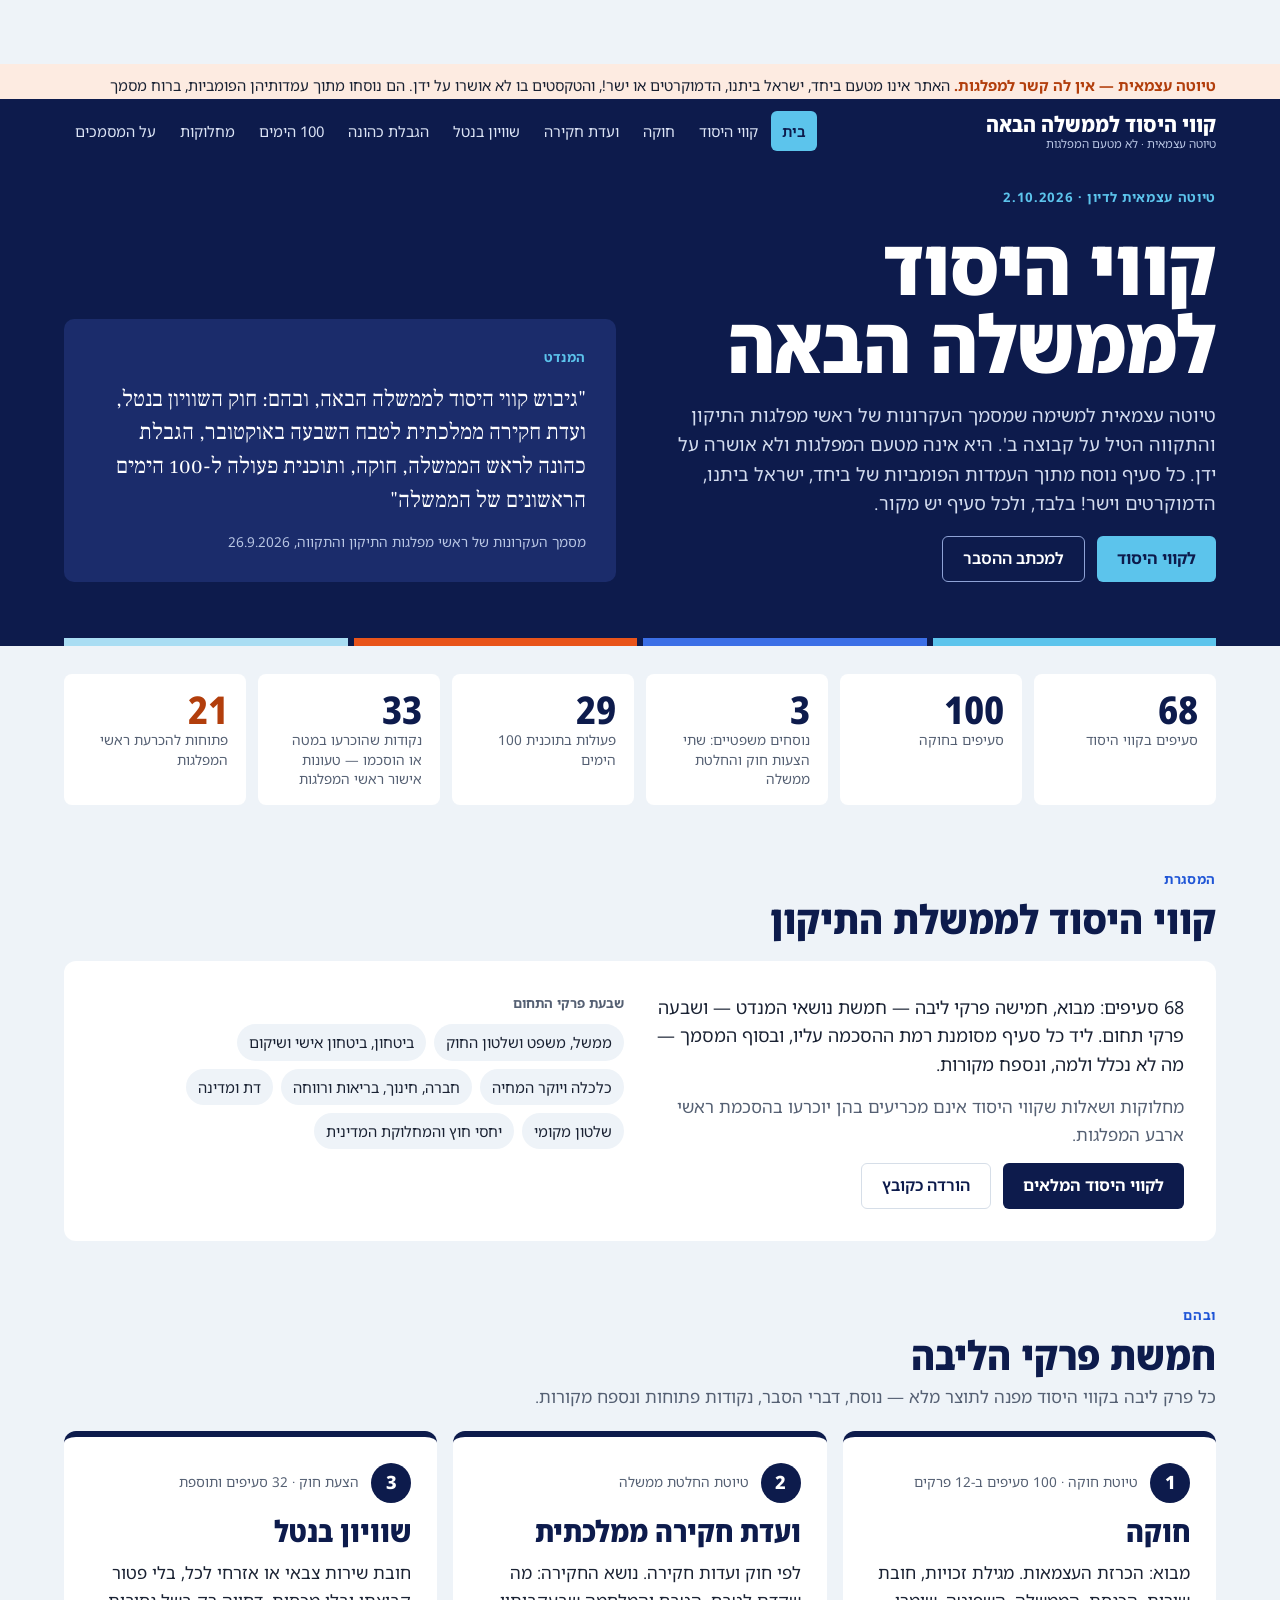
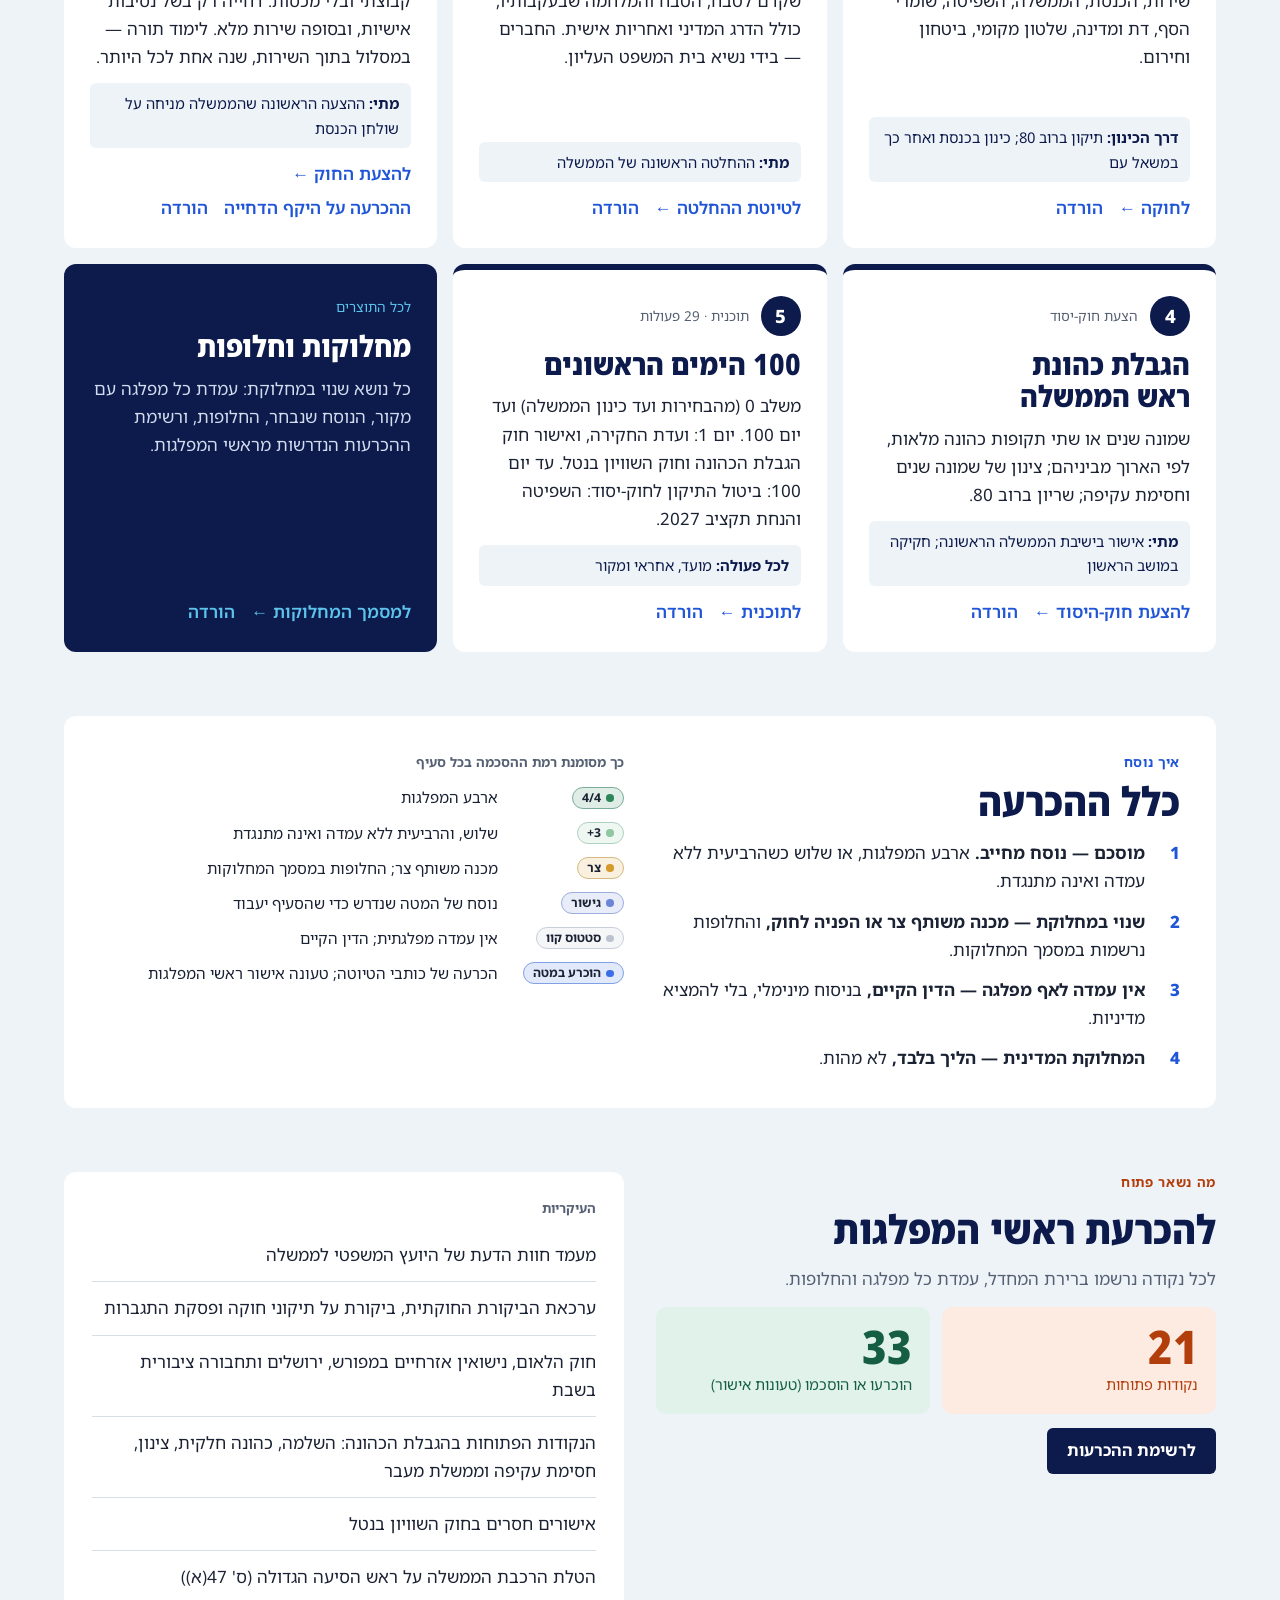
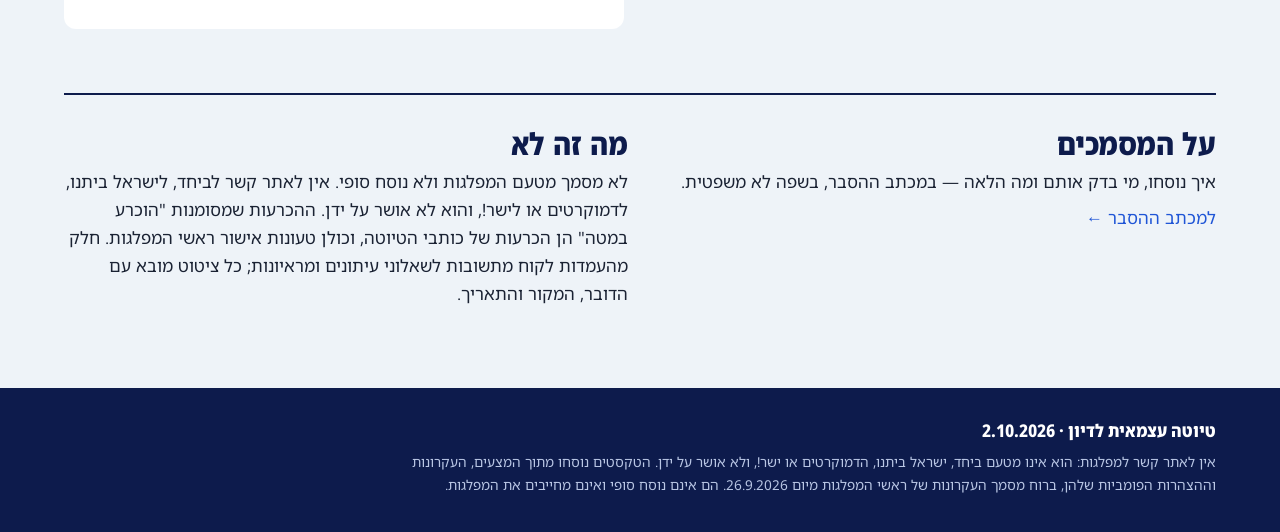
<file: laws.html>
<!doctype html>
<html lang="he" dir="rtl"><head><meta charset="utf-8"><title>חמשת פרקי הליבה</title>
<meta http-equiv="refresh" content="0; url=index.html#chapters"><link rel="canonical" href="index.html#chapters"></head>
<body><p>העמוד עבר: <a href="index.html#chapters">חמשת פרקי הליבה</a></p></body></html>
</file>
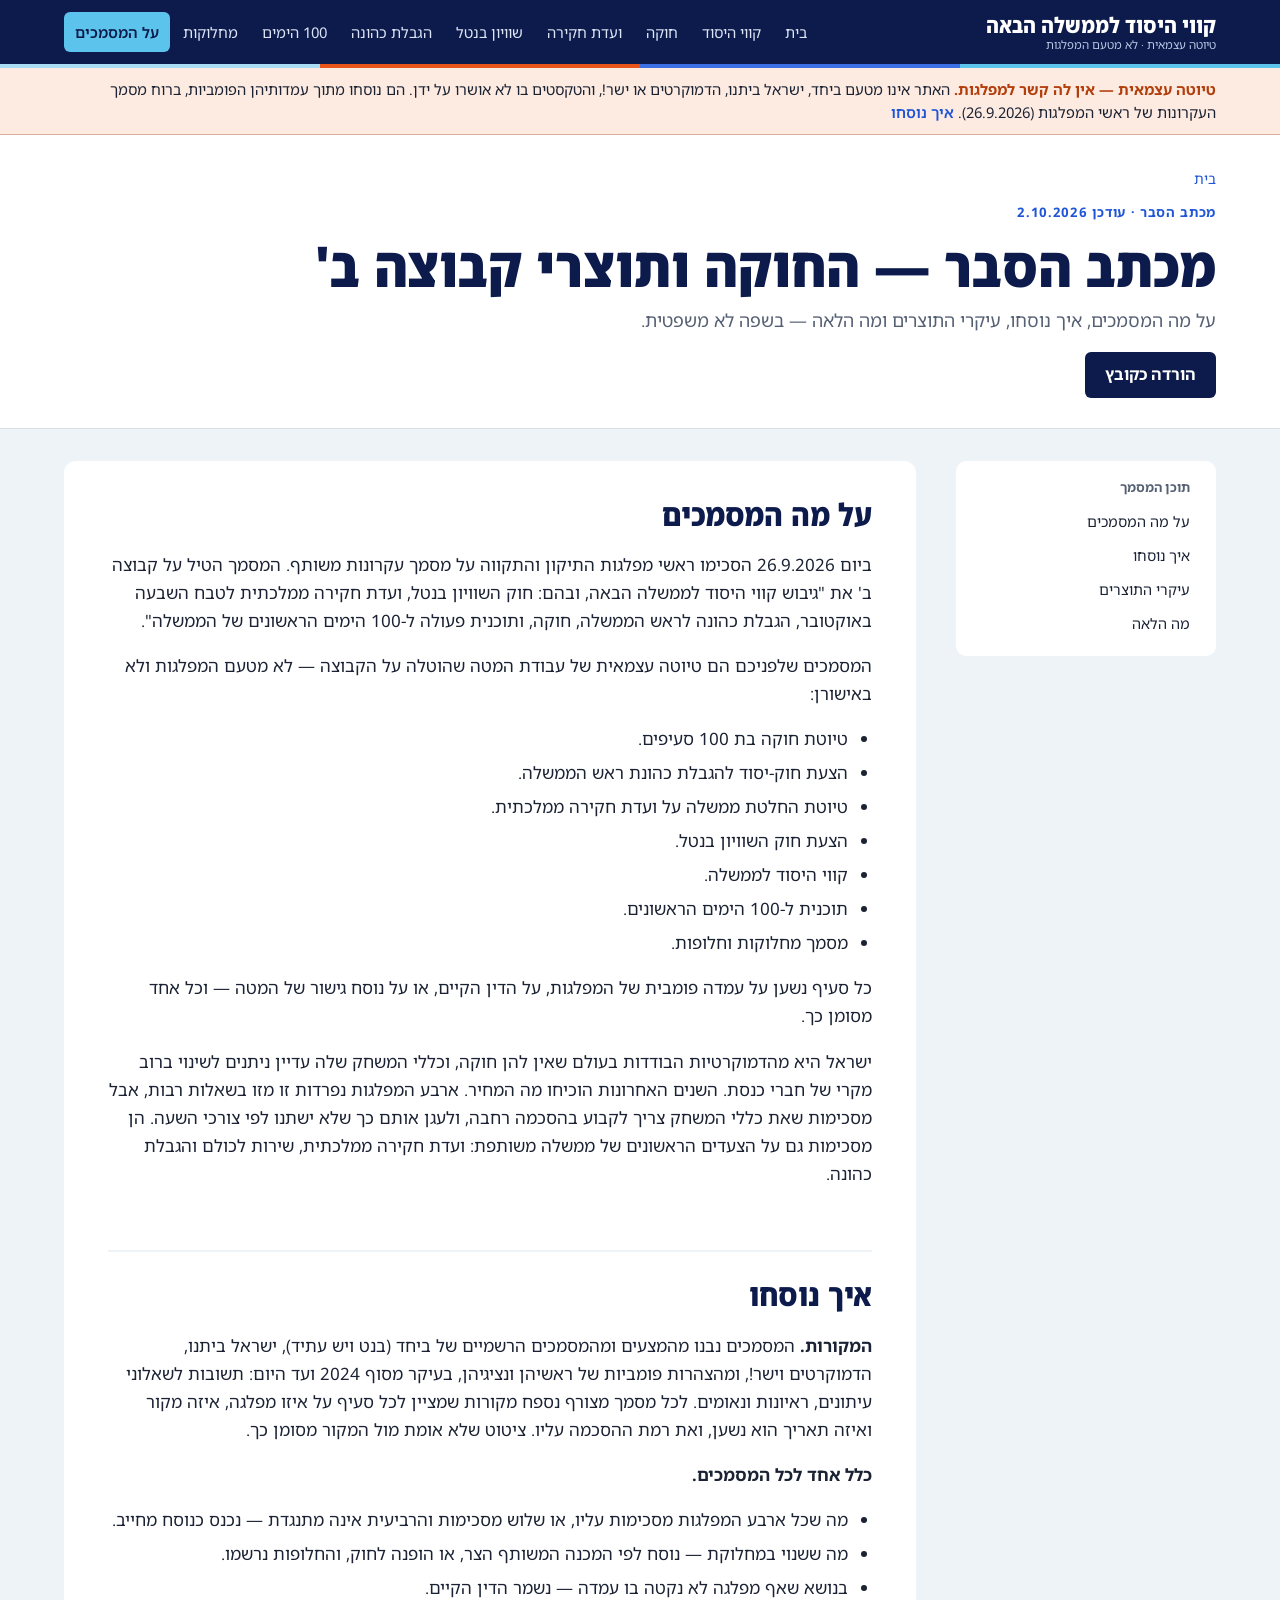
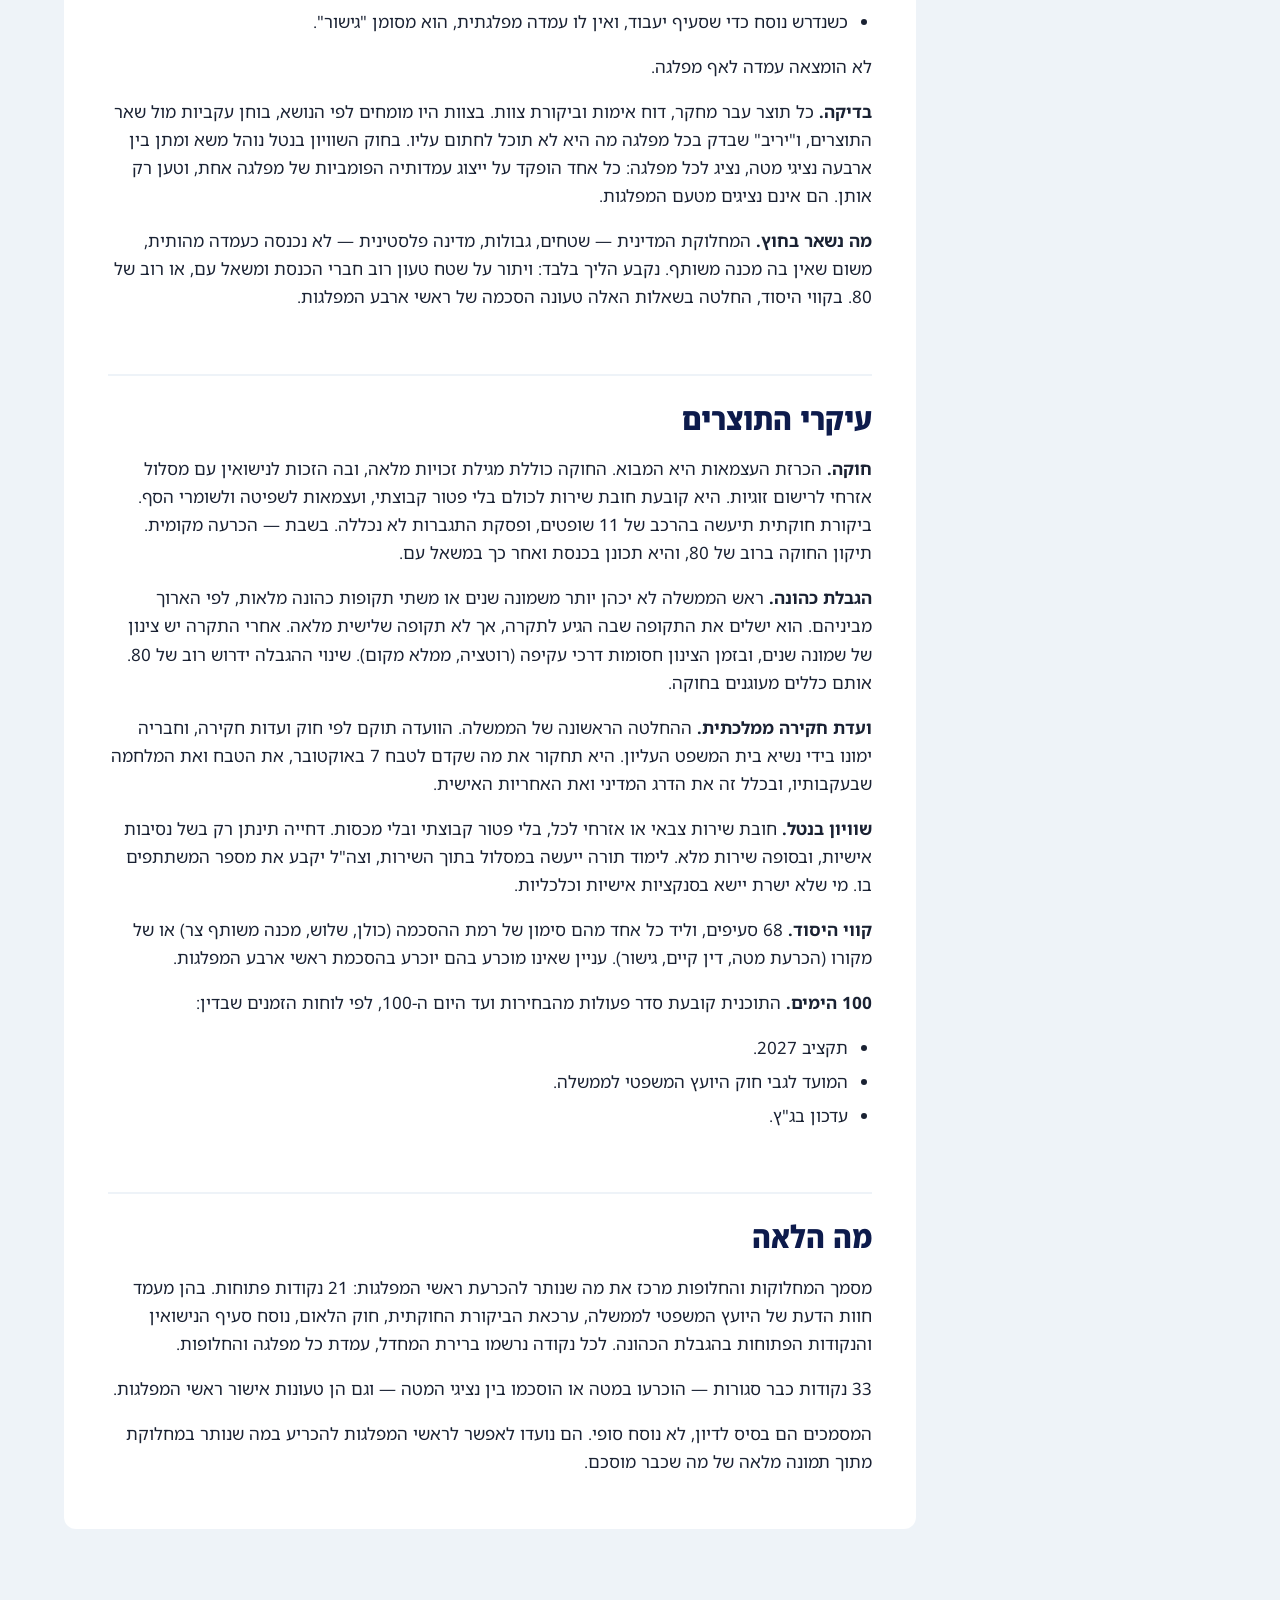
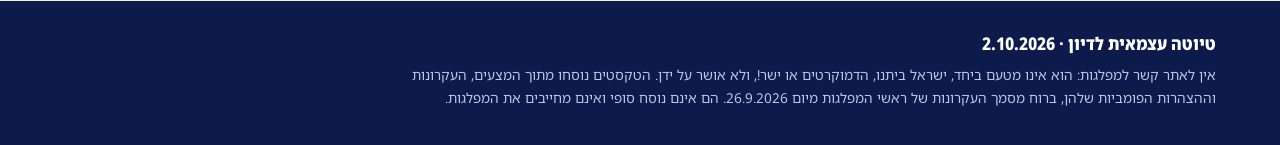
<file: letter.html>
<!doctype html>
<html lang="he" dir="rtl">
<head>
<meta charset="utf-8">
<meta name="viewport" content="width=device-width, initial-scale=1, viewport-fit=cover">
<title>מכתב הסבר — החוקה ותוצרי קבוצה ב&#x27; — טיוטה עצמאית</title>
<meta name="description" content="על מה המסמכים, איך נוסחו, עיקרי התוצרים ומה הלאה — בשפה לא משפטית. טיוטה עצמאית, לא מטעם המפלגות.">
<link rel="stylesheet" href="assets/style.css">
</head>
<body>
<a class="skip" href="#content">דלג לתוכן</a>
<header class="topbar"><div class="topbar-inner"><a class="brand" href="index.html"><b>קווי היסוד לממשלה הבאה</b><span>טיוטה עצמאית · לא מטעם המפלגות</span></a><nav class="nav" aria-label="ניווט ראשי"><a href="index.html">בית</a><a href="guidelines.html">קווי היסוד</a><a href="constitution.html">חוקה</a><a href="inquiry.html">ועדת חקירה</a><a href="equal-burden.html">שוויון בנטל</a><a href="term-limits.html">הגבלת כהונה</a><a href="100-days.html">100 הימים</a><a href="disputes.html">מחלוקות</a><a href="letter.html" aria-current="page">על המסמכים</a></nav></div><div class="stripe" aria-hidden="true"><span></span><span></span><span></span><span></span></div></header>
<div class="notice" role="note"><div class="wrap"><b>טיוטה עצמאית — אין לה קשר למפלגות.</b> האתר אינו מטעם ביחד, ישראל ביתנו, הדמוקרטים או ישר!, והטקסטים בו לא אושרו על ידן. הם נוסחו מתוך עמדותיהן הפומביות, ברוח מסמך העקרונות של ראשי המפלגות (26.9.2026). <a href="letter.html">איך נוסחו</a></div></div>
<main id="content" tabindex="-1"><section class="page-head"><div class="wrap"><nav class="crumbs" aria-label="מיקום באתר"><a href="index.html">בית</a></nav><span class="kicker">מכתב הסבר · עודכן 2.10.2026</span><h1>מכתב הסבר — החוקה ותוצרי קבוצה ב'</h1><p class="lede">על מה המסמכים, איך נוסחו, עיקרי התוצרים ומה הלאה — בשפה לא משפטית.</p><div class="actions no-print"><a class="btn btn-ink" href="pdf/מכתב-הסבר.pdf" download>הורדה כקובץ</a></div></div></section><div class="wrap page-main"><div class="doc-layout"><nav class="rail" aria-label="תוכן המסמך"><h2>תוכן המסמך</h2><ol><li><a href="#על-מה-המסמכים">על מה המסמכים</a></li><li><a href="#איך-נוסחו">איך נוסחו</a></li><li><a href="#עיקרי-התוצרים">עיקרי התוצרים</a></li><li><a href="#מה-הלאה">מה הלאה</a></li></ol></nav><article class="doc"><details class="toc no-print"><summary>תוכן העניינים</summary><ol><li><a href="#על-מה-המסמכים">על מה המסמכים</a></li><li><a href="#איך-נוסחו">איך נוסחו</a></li><li><a href="#עיקרי-התוצרים">עיקרי התוצרים</a></li><li><a href="#מה-הלאה">מה הלאה</a></li></ol></details><h2 id="על-מה-המסמכים">על מה המסמכים</h2>
<p>ביום 26.9.2026 הסכימו ראשי מפלגות התיקון והתקווה על מסמך עקרונות משותף. המסמך הטיל על קבוצה ב' את "גיבוש קווי היסוד לממשלה הבאה, ובהם: חוק השוויון בנטל, ועדת חקירה ממלכתית לטבח השבעה באוקטובר, הגבלת כהונה לראש הממשלה, חוקה, ותוכנית פעולה ל-100 הימים הראשונים של הממשלה".</p>
<p>המסמכים שלפניכם הם טיוטה עצמאית של עבודת המטה שהוטלה על הקבוצה — לא מטעם המפלגות ולא באישורן:</p>
<ul>
<li>טיוטת חוקה בת 100 סעיפים.</li>
<li>הצעת חוק-יסוד להגבלת כהונת ראש הממשלה.</li>
<li>טיוטת החלטת ממשלה על ועדת חקירה ממלכתית.</li>
<li>הצעת חוק השוויון בנטל.</li>
<li>קווי היסוד לממשלה.</li>
<li>תוכנית ל-100 הימים הראשונים.</li>
<li>מסמך מחלוקות וחלופות.</li>
</ul>
<p>כל סעיף נשען על עמדה פומבית של המפלגות, על הדין הקיים, או על נוסח גישור של המטה — וכל אחד מסומן כך.</p>
<p>ישראל היא מהדמוקרטיות הבודדות בעולם שאין להן חוקה, וכללי המשחק שלה עדיין ניתנים לשינוי ברוב מקרי של חברי כנסת. השנים האחרונות הוכיחו מה המחיר. ארבע המפלגות נפרדות זו מזו בשאלות רבות, אבל מסכימות שאת כללי המשחק צריך לקבוע בהסכמה רחבה, ולעגן אותם כך שלא ישתנו לפי צורכי השעה. הן מסכימות גם על הצעדים הראשונים של ממשלה משותפת: ועדת חקירה ממלכתית, שירות לכולם והגבלת כהונה.</p>
<h2 id="איך-נוסחו">איך נוסחו</h2>
<p><strong>המקורות.</strong> המסמכים נבנו מהמצעים ומהמסמכים הרשמיים של ביחד (בנט ויש עתיד), ישראל ביתנו, הדמוקרטים וישר!, ומהצהרות פומביות של ראשיהן ונציגיהן, בעיקר מסוף 2024 ועד היום: תשובות לשאלוני עיתונים, ראיונות ונאומים. לכל מסמך מצורף נספח מקורות שמציין לכל סעיף על איזו מפלגה, איזה מקור ואיזה תאריך הוא נשען, ואת רמת ההסכמה עליו. ציטוט שלא אומת מול המקור מסומן כך.</p>
<p><strong>כלל אחד לכל המסמכים.</strong></p>
<ul>
<li>מה שכל ארבע המפלגות מסכימות עליו, או שלוש מסכימות והרביעית אינה מתנגדת — נכנס כנוסח מחייב.</li>
<li>מה ששנוי במחלוקת — נוסח לפי המכנה המשותף הצר, או הופנה לחוק, והחלופות נרשמו.</li>
<li>בנושא שאף מפלגה לא נקטה בו עמדה — נשמר הדין הקיים.</li>
<li>כשנדרש נוסח כדי שסעיף יעבוד, ואין לו עמדה מפלגתית, הוא מסומן "גישור".</li>
</ul>
<p>לא הומצאה עמדה לאף מפלגה.</p>
<p><strong>בדיקה.</strong> כל תוצר עבר מחקר, דוח אימות וביקורת צוות. בצוות היו מומחים לפי הנושא, בוחן עקביות מול שאר התוצרים, ו"יריב" שבדק בכל מפלגה מה היא לא תוכל לחתום עליו. בחוק השוויון בנטל נוהל משא ומתן בין ארבעה נציגי מטה, נציג לכל מפלגה: כל אחד הופקד על ייצוג עמדותיה הפומביות של מפלגה אחת, וטען רק אותן. הם אינם נציגים מטעם המפלגות.</p>
<p><strong>מה נשאר בחוץ.</strong> המחלוקת המדינית — שטחים, גבולות, מדינה פלסטינית — לא נכנסה כעמדה מהותית, משום שאין בה מכנה משותף. נקבע הליך בלבד: ויתור על שטח טעון רוב חברי הכנסת ומשאל עם, או רוב של 80. בקווי היסוד, החלטה בשאלות האלה טעונה הסכמה של ראשי ארבע המפלגות.</p>
<h2 id="עיקרי-התוצרים">עיקרי התוצרים</h2>
<p><strong>חוקה.</strong> הכרזת העצמאות היא המבוא. החוקה כוללת מגילת זכויות מלאה, ובה הזכות לנישואין עם מסלול אזרחי לרישום זוגיות. היא קובעת חובת שירות לכולם בלי פטור קבוצתי, ועצמאות לשפיטה ולשומרי הסף. ביקורת חוקתית תיעשה בהרכב של 11 שופטים, ופסקת התגברות לא נכללה. בשבת — הכרעה מקומית. תיקון החוקה ברוב של 80, והיא תכונן בכנסת ואחר כך במשאל עם.</p>
<p><strong>הגבלת כהונה.</strong> ראש הממשלה לא יכהן יותר משמונה שנים או משתי תקופות כהונה מלאות, לפי הארוך מביניהם. הוא ישלים את התקופה שבה הגיע לתקרה, אך לא תקופה שלישית מלאה. אחרי התקרה יש צינון של שמונה שנים, ובזמן הצינון חסומות דרכי עקיפה (רוטציה, ממלא מקום). שינוי ההגבלה ידרוש רוב של 80. אותם כללים מעוגנים בחוקה.</p>
<p><strong>ועדת חקירה ממלכתית.</strong> ההחלטה הראשונה של הממשלה. הוועדה תוקם לפי חוק ועדות חקירה, וחבריה ימונו בידי נשיא בית המשפט העליון. היא תחקור את מה שקדם לטבח 7 באוקטובר, את הטבח ואת המלחמה שבעקבותיו, ובכלל זה את הדרג המדיני ואת האחריות האישית.</p>
<p><strong>שוויון בנטל.</strong> חובת שירות צבאי או אזרחי לכל, בלי פטור קבוצתי ובלי מכסות. דחייה תינתן רק בשל נסיבות אישיות, ובסופה שירות מלא. לימוד תורה ייעשה במסלול בתוך השירות, וצה"ל יקבע את מספר המשתתפים בו. מי שלא ישרת יישא בסנקציות אישיות וכלכליות.</p>
<p><strong>קווי היסוד.</strong> 68 סעיפים, וליד כל אחד מהם סימון של רמת ההסכמה (כולן, שלוש, מכנה משותף צר) או של מקורו (הכרעת מטה, דין קיים, גישור). עניין שאינו מוכרע בהם יוכרע בהסכמת ראשי ארבע המפלגות.</p>
<p><strong>100 הימים.</strong> התוכנית קובעת סדר פעולות מהבחירות ועד היום ה-100, לפי לוחות הזמנים שבדין:</p>
<ul>
<li>תקציב 2027.</li>
<li>המועד לגבי חוק היועץ המשפטי לממשלה.</li>
<li>עדכון בג"ץ.</li>
</ul>
<h2 id="מה-הלאה">מה הלאה</h2>
<p>מסמך המחלוקות והחלופות מרכז את מה שנותר להכרעת ראשי המפלגות: 21 נקודות פתוחות. בהן מעמד חוות הדעת של היועץ המשפטי לממשלה, ערכאת הביקורת החוקתית, חוק הלאום, נוסח סעיף הנישואין והנקודות הפתוחות בהגבלת הכהונה. לכל נקודה נרשמו ברירת המחדל, עמדת כל מפלגה והחלופות.</p>
<p>33 נקודות כבר סגורות — הוכרעו במטה או הוסכמו בין נציגי המטה — וגם הן טעונות אישור ראשי המפלגות.</p>
<p>המסמכים הם בסיס לדיון, לא נוסח סופי. הם נועדו לאפשר לראשי המפלגות להכריע במה שנותר במחלוקת מתוך תמונה מלאה של מה שכבר מוסכם.</p></article></div></div></main>
<footer class="site-footer"><div class="wrap"><b>טיוטה עצמאית לדיון · 2.10.2026</b><p>אין לאתר קשר למפלגות: הוא אינו מטעם ביחד, ישראל ביתנו, הדמוקרטים או ישר!, ולא אושר על ידן. הטקסטים נוסחו מתוך המצעים, העקרונות וההצהרות הפומביות שלהן, ברוח מסמך העקרונות של ראשי המפלגות מיום 26.9.2026. הם אינם נוסח סופי ואינם מחייבים את המפלגות.</p></div></footer>
</body>
</html>
</file>
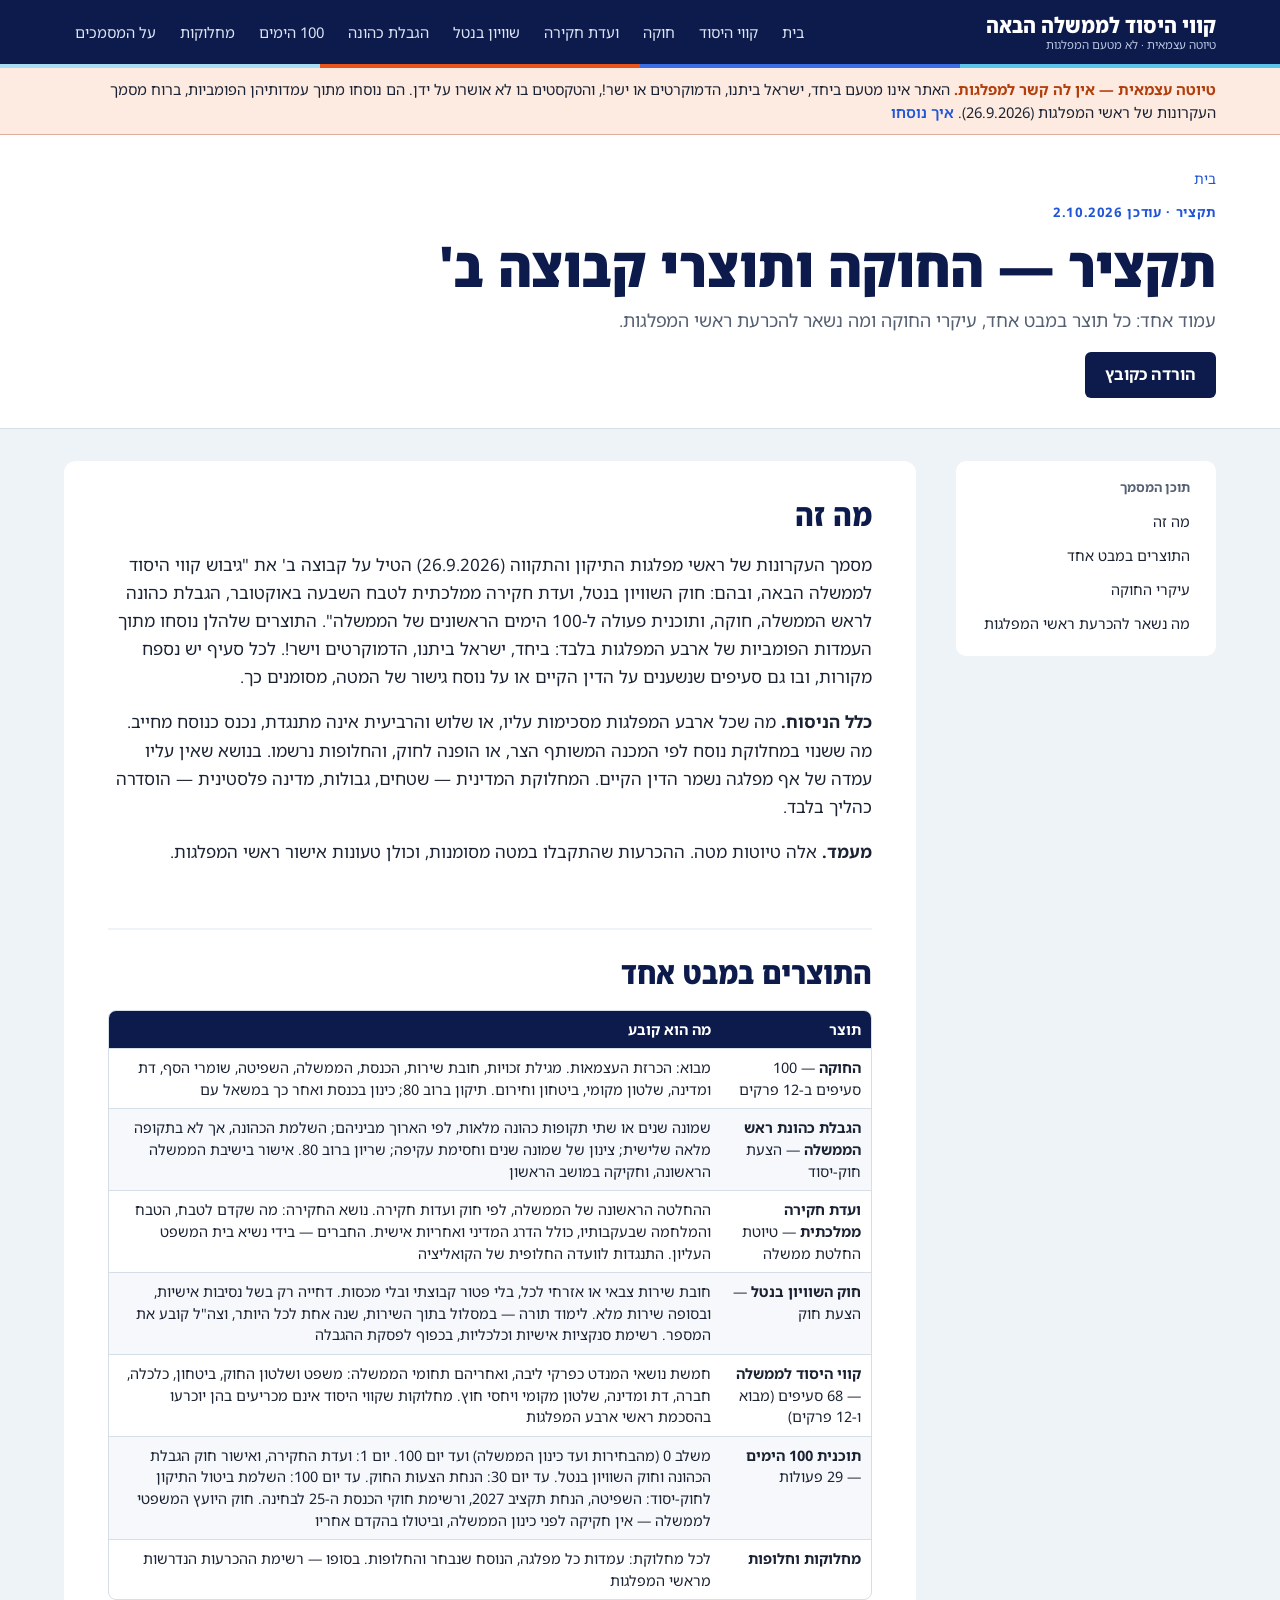
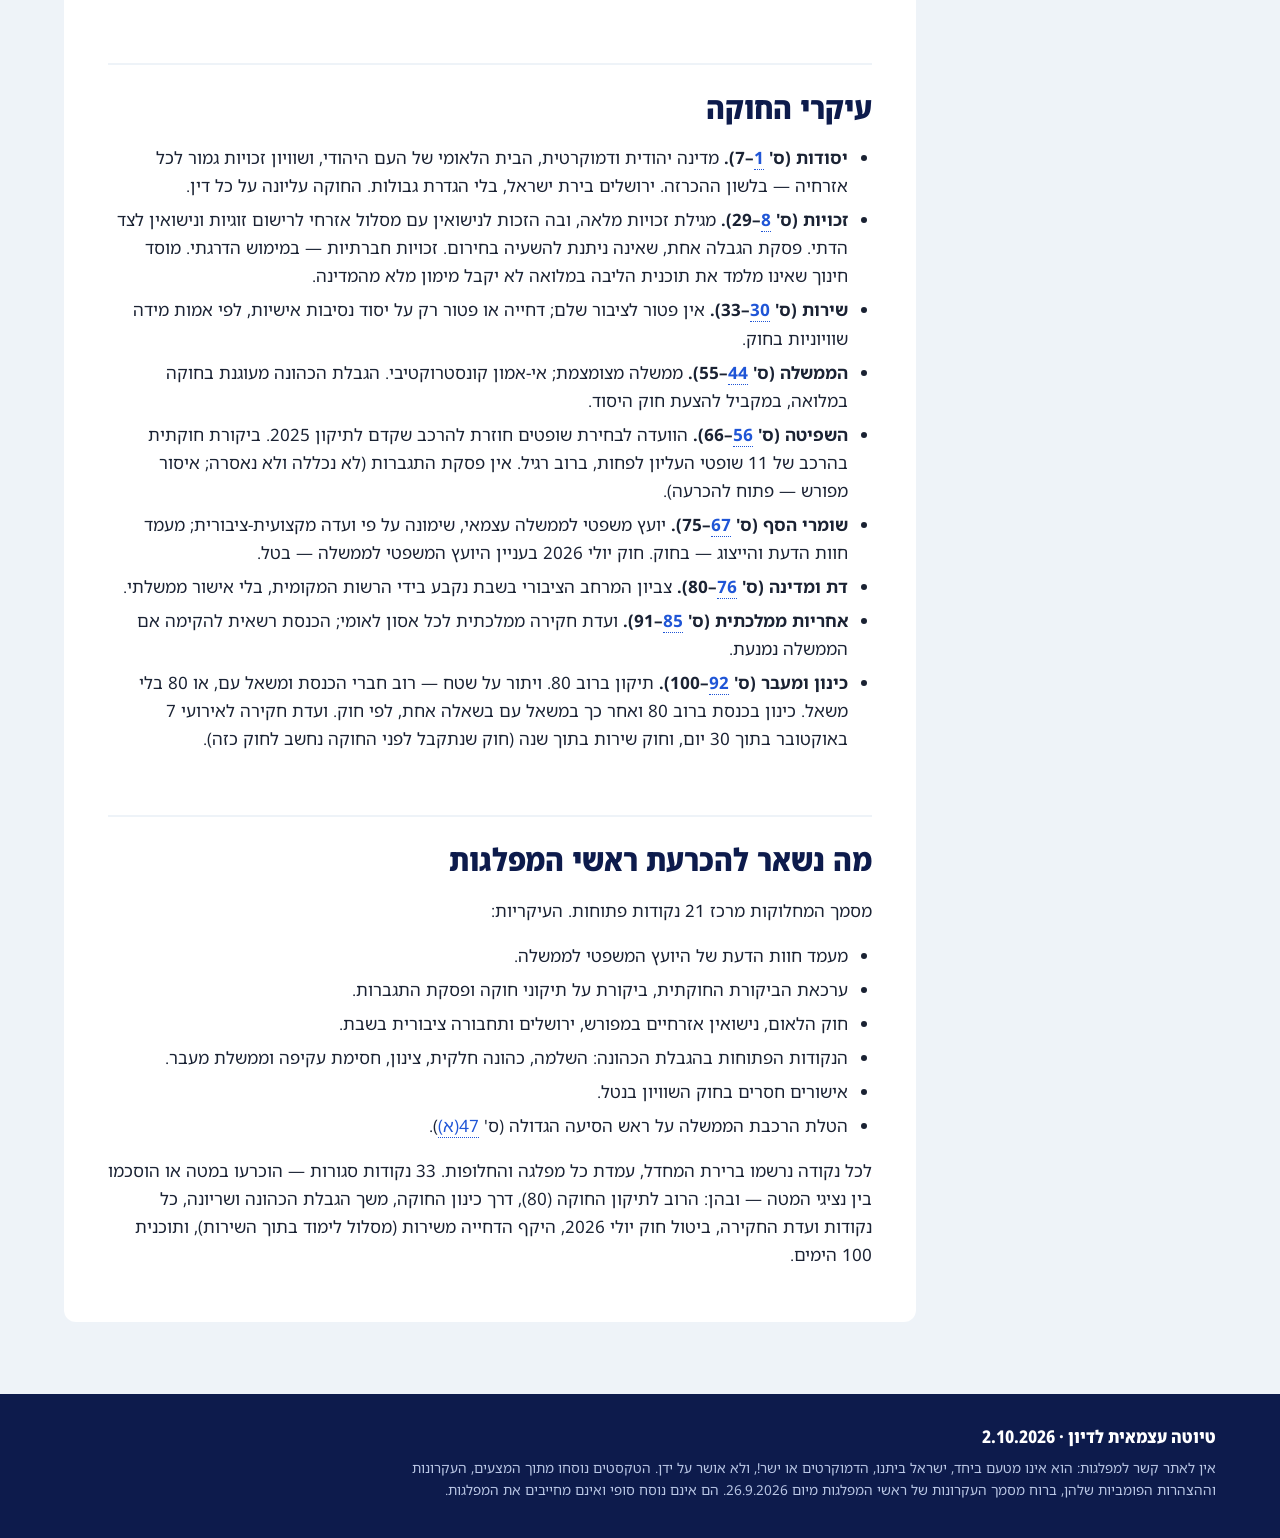
<file: summary.html>
<!doctype html>
<html lang="he" dir="rtl">
<head>
<meta charset="utf-8">
<meta name="viewport" content="width=device-width, initial-scale=1, viewport-fit=cover">
<title>תקציר — החוקה ותוצרי קבוצה ב&#x27; — טיוטה עצמאית</title>
<meta name="description" content="עמוד אחד: כל תוצר במבט אחד, עיקרי החוקה ומה נשאר להכרעת ראשי המפלגות. טיוטה עצמאית, לא מטעם המפלגות.">
<link rel="stylesheet" href="assets/style.css">
</head>
<body>
<a class="skip" href="#content">דלג לתוכן</a>
<header class="topbar"><div class="topbar-inner"><a class="brand" href="index.html"><b>קווי היסוד לממשלה הבאה</b><span>טיוטה עצמאית · לא מטעם המפלגות</span></a><nav class="nav" aria-label="ניווט ראשי"><a href="index.html">בית</a><a href="guidelines.html">קווי היסוד</a><a href="constitution.html">חוקה</a><a href="inquiry.html">ועדת חקירה</a><a href="equal-burden.html">שוויון בנטל</a><a href="term-limits.html">הגבלת כהונה</a><a href="100-days.html">100 הימים</a><a href="disputes.html">מחלוקות</a><a href="letter.html">על המסמכים</a></nav></div><div class="stripe" aria-hidden="true"><span></span><span></span><span></span><span></span></div></header>
<div class="notice" role="note"><div class="wrap"><b>טיוטה עצמאית — אין לה קשר למפלגות.</b> האתר אינו מטעם ביחד, ישראל ביתנו, הדמוקרטים או ישר!, והטקסטים בו לא אושרו על ידן. הם נוסחו מתוך עמדותיהן הפומביות, ברוח מסמך העקרונות של ראשי המפלגות (26.9.2026). <a href="letter.html">איך נוסחו</a></div></div>
<main id="content" tabindex="-1"><section class="page-head"><div class="wrap"><nav class="crumbs" aria-label="מיקום באתר"><a href="index.html">בית</a></nav><span class="kicker">תקציר · עודכן 2.10.2026</span><h1>תקציר — החוקה ותוצרי קבוצה ב'</h1><p class="lede">עמוד אחד: כל תוצר במבט אחד, עיקרי החוקה ומה נשאר להכרעת ראשי המפלגות.</p><div class="actions no-print"><a class="btn btn-ink" href="pdf/תקציר-התוצרים.pdf" download>הורדה כקובץ</a></div></div></section><div class="wrap page-main"><div class="doc-layout"><nav class="rail" aria-label="תוכן המסמך"><h2>תוכן המסמך</h2><ol><li><a href="#מה-זה">מה זה</a></li><li><a href="#התוצרים-במבט-אחד">התוצרים במבט אחד</a></li><li><a href="#עיקרי-החוקה">עיקרי החוקה</a></li><li><a href="#מה-נשאר-להכרעת-ראשי-המפלגות">מה נשאר להכרעת ראשי המפלגות</a></li></ol></nav><article class="doc"><details class="toc no-print"><summary>תוכן העניינים</summary><ol><li><a href="#מה-זה">מה זה</a></li><li><a href="#התוצרים-במבט-אחד">התוצרים במבט אחד</a></li><li><a href="#עיקרי-החוקה">עיקרי החוקה</a></li><li><a href="#מה-נשאר-להכרעת-ראשי-המפלגות">מה נשאר להכרעת ראשי המפלגות</a></li></ol></details><h2 id="מה-זה">מה זה</h2>
<p>מסמך העקרונות של ראשי מפלגות התיקון והתקווה (26.9.2026) הטיל על קבוצה ב' את "גיבוש קווי היסוד לממשלה הבאה, ובהם: חוק השוויון בנטל, ועדת חקירה ממלכתית לטבח השבעה באוקטובר, הגבלת כהונה לראש הממשלה, חוקה, ותוכנית פעולה ל-100 הימים הראשונים של הממשלה". התוצרים שלהלן נוסחו מתוך העמדות הפומביות של ארבע המפלגות בלבד: ביחד, ישראל ביתנו, הדמוקרטים וישר!. לכל סעיף יש נספח מקורות, ובו גם סעיפים שנשענים על הדין הקיים או על נוסח גישור של המטה, מסומנים כך.</p>
<p><strong>כלל הניסוח.</strong> מה שכל ארבע המפלגות מסכימות עליו, או שלוש והרביעית אינה מתנגדת, נכנס כנוסח מחייב. מה ששנוי במחלוקת נוסח לפי המכנה המשותף הצר, או הופנה לחוק, והחלופות נרשמו. בנושא שאין עליו עמדה של אף מפלגה נשמר הדין הקיים. המחלוקת המדינית — שטחים, גבולות, מדינה פלסטינית — הוסדרה כהליך בלבד.</p>
<p><strong>מעמד.</strong> אלה טיוטות מטה. ההכרעות שהתקבלו במטה מסומנות, וכולן טעונות אישור ראשי המפלגות.</p>
<h2 id="התוצרים-במבט-אחד">התוצרים במבט אחד</h2>
<div class="table-wrap"><table>
<thead>
<tr>
<th>תוצר</th>
<th>מה הוא קובע</th>
</tr>
</thead>
<tbody>
<tr>
<td><strong>החוקה</strong> — 100 סעיפים ב-12 פרקים</td>
<td>מבוא: הכרזת העצמאות. מגילת זכויות, חובת שירות, הכנסת, הממשלה, השפיטה, שומרי הסף, דת ומדינה, שלטון מקומי, ביטחון וחירום. תיקון ברוב 80; כינון בכנסת ואחר כך במשאל עם</td>
</tr>
<tr>
<td><strong>הגבלת כהונת ראש הממשלה</strong> — הצעת חוק-יסוד</td>
<td>שמונה שנים או שתי תקופות כהונה מלאות, לפי הארוך מביניהם; השלמת הכהונה, אך לא בתקופה מלאה שלישית; צינון של שמונה שנים וחסימת עקיפה; שריון ברוב 80. אישור בישיבת הממשלה הראשונה, וחקיקה במושב הראשון</td>
</tr>
<tr>
<td><strong>ועדת חקירה ממלכתית</strong> — טיוטת החלטת ממשלה</td>
<td>ההחלטה הראשונה של הממשלה, לפי חוק ועדות חקירה. נושא החקירה: מה שקדם לטבח, הטבח והמלחמה שבעקבותיו, כולל הדרג המדיני ואחריות אישית. החברים — בידי נשיא בית המשפט העליון. התנגדות לוועדה החלופית של הקואליציה</td>
</tr>
<tr>
<td><strong>חוק השוויון בנטל</strong> — הצעת חוק</td>
<td>חובת שירות צבאי או אזרחי לכל, בלי פטור קבוצתי ובלי מכסות. דחייה רק בשל נסיבות אישיות, ובסופה שירות מלא. לימוד תורה — במסלול בתוך השירות, שנה אחת לכל היותר, וצה"ל קובע את המספר. רשימת סנקציות אישיות וכלכליות, בכפוף לפסקת ההגבלה</td>
</tr>
<tr>
<td><strong>קווי היסוד לממשלה</strong> — 68 סעיפים (מבוא ו-12 פרקים)</td>
<td>חמשת נושאי המנדט כפרקי ליבה, ואחריהם תחומי הממשלה: משפט ושלטון החוק, ביטחון, כלכלה, חברה, דת ומדינה, שלטון מקומי ויחסי חוץ. מחלוקות שקווי היסוד אינם מכריעים בהן יוכרעו בהסכמת ראשי ארבע המפלגות</td>
</tr>
<tr>
<td><strong>תוכנית 100 הימים</strong> — 29 פעולות</td>
<td>משלב 0 (מהבחירות ועד כינון הממשלה) ועד יום 100. יום 1: ועדת החקירה, ואישור חוק הגבלת הכהונה וחוק השוויון בנטל. עד יום 30: הנחת הצעות החוק. עד יום 100: השלמת ביטול התיקון לחוק-יסוד: השפיטה, הנחת תקציב 2027, ורשימת חוקי הכנסת ה-25 לבחינה. חוק היועץ המשפטי לממשלה — אין חקיקה לפני כינון הממשלה, וביטולו בהקדם אחריו</td>
</tr>
<tr>
<td><strong>מחלוקות וחלופות</strong></td>
<td>לכל מחלוקת: עמדות כל מפלגה, הנוסח שנבחר והחלופות. בסופו — רשימת ההכרעות הנדרשות מראשי המפלגות</td>
</tr>
</tbody>
</table></div>
<h2 id="עיקרי-החוקה">עיקרי החוקה</h2>
<ul>
<li><strong>יסודות (ס' <a class="xref" href="constitution.html#s-1">1</a>–7).</strong> מדינה יהודית ודמוקרטית, הבית הלאומי של העם היהודי, ושוויון זכויות גמור לכל אזרחיה — בלשון ההכרזה. ירושלים בירת ישראל, בלי הגדרת גבולות. החוקה עליונה על כל דין.</li>
<li><strong>זכויות (ס' <a class="xref" href="constitution.html#s-8">8</a>–29).</strong> מגילת זכויות מלאה, ובה הזכות לנישואין עם מסלול אזרחי לרישום זוגיות ונישואין לצד הדתי. פסקת הגבלה אחת, שאינה ניתנת להשעיה בחירום. זכויות חברתיות — במימוש הדרגתי. מוסד חינוך שאינו מלמד את תוכנית הליבה במלואה לא יקבל מימון מלא מהמדינה.</li>
<li><strong>שירות (ס' <a class="xref" href="constitution.html#s-30">30</a>–33).</strong> אין פטור לציבור שלם; דחייה או פטור רק על יסוד נסיבות אישיות, לפי אמות מידה שוויוניות בחוק.</li>
<li><strong>הממשלה (ס' <a class="xref" href="constitution.html#s-44">44</a>–55).</strong> ממשלה מצומצמת; אי-אמון קונסטרוקטיבי. הגבלת הכהונה מעוגנת בחוקה במלואה, במקביל להצעת חוק היסוד.</li>
<li><strong>השפיטה (ס' <a class="xref" href="constitution.html#s-56">56</a>–66).</strong> הוועדה לבחירת שופטים חוזרת להרכב שקדם לתיקון 2025. ביקורת חוקתית בהרכב של 11 שופטי העליון לפחות, ברוב רגיל. אין פסקת התגברות (לא נכללה ולא נאסרה; איסור מפורש — פתוח להכרעה).</li>
<li><strong>שומרי הסף (ס' <a class="xref" href="constitution.html#s-67">67</a>–75).</strong> יועץ משפטי לממשלה עצמאי, שימונה על פי ועדה מקצועית-ציבורית; מעמד חוות הדעת והייצוג — בחוק. חוק יולי 2026 בעניין היועץ המשפטי לממשלה — בטל.</li>
<li><strong>דת ומדינה (ס' <a class="xref" href="constitution.html#s-76">76</a>–80).</strong> צביון המרחב הציבורי בשבת נקבע בידי הרשות המקומית, בלי אישור ממשלתי.</li>
<li><strong>אחריות ממלכתית (ס' <a class="xref" href="constitution.html#s-85">85</a>–91).</strong> ועדת חקירה ממלכתית לכל אסון לאומי; הכנסת רשאית להקימה אם הממשלה נמנעת.</li>
<li><strong>כינון ומעבר (ס' <a class="xref" href="constitution.html#s-92">92</a>–100).</strong> תיקון ברוב 80. ויתור על שטח — רוב חברי הכנסת ומשאל עם, או 80 בלי משאל. כינון בכנסת ברוב 80 ואחר כך במשאל עם בשאלה אחת, לפי חוק. ועדת חקירה לאירועי 7 באוקטובר בתוך 30 יום, וחוק שירות בתוך שנה (חוק שנתקבל לפני החוקה נחשב לחוק כזה).</li>
</ul>
<h2 id="מה-נשאר-להכרעת-ראשי-המפלגות">מה נשאר להכרעת ראשי המפלגות</h2>
<p>מסמך המחלוקות מרכז 21 נקודות פתוחות. העיקריות:</p>
<ul>
<li>מעמד חוות הדעת של היועץ המשפטי לממשלה.</li>
<li>ערכאת הביקורת החוקתית, ביקורת על תיקוני חוקה ופסקת התגברות.</li>
<li>חוק הלאום, נישואין אזרחיים במפורש, ירושלים ותחבורה ציבורית בשבת.</li>
<li>הנקודות הפתוחות בהגבלת הכהונה: השלמה, כהונה חלקית, צינון, חסימת עקיפה וממשלת מעבר.</li>
<li>אישורים חסרים בחוק השוויון בנטל.</li>
<li>הטלת הרכבת הממשלה על ראש הסיעה הגדולה (ס' <a class="xref" href="constitution.html#s-47">47(א)</a>).</li>
</ul>
<p>לכל נקודה נרשמו ברירת המחדל, עמדת כל מפלגה והחלופות. 33 נקודות סגורות — הוכרעו במטה או הוסכמו בין נציגי המטה — ובהן: הרוב לתיקון החוקה (80), דרך כינון החוקה, משך הגבלת הכהונה ושריונה, כל נקודות ועדת החקירה, ביטול חוק יולי 2026, היקף הדחייה משירות (מסלול לימוד בתוך השירות), ותוכנית 100 הימים.</p></article></div></div></main>
<footer class="site-footer"><div class="wrap"><b>טיוטה עצמאית לדיון · 2.10.2026</b><p>אין לאתר קשר למפלגות: הוא אינו מטעם ביחד, ישראל ביתנו, הדמוקרטים או ישר!, ולא אושר על ידן. הטקסטים נוסחו מתוך המצעים, העקרונות וההצהרות הפומביות שלהן, ברוח מסמך העקרונות של ראשי המפלגות מיום 26.9.2026. הם אינם נוסח סופי ואינם מחייבים את המפלגות.</p></div></footer>
</body>
</html>
</file>
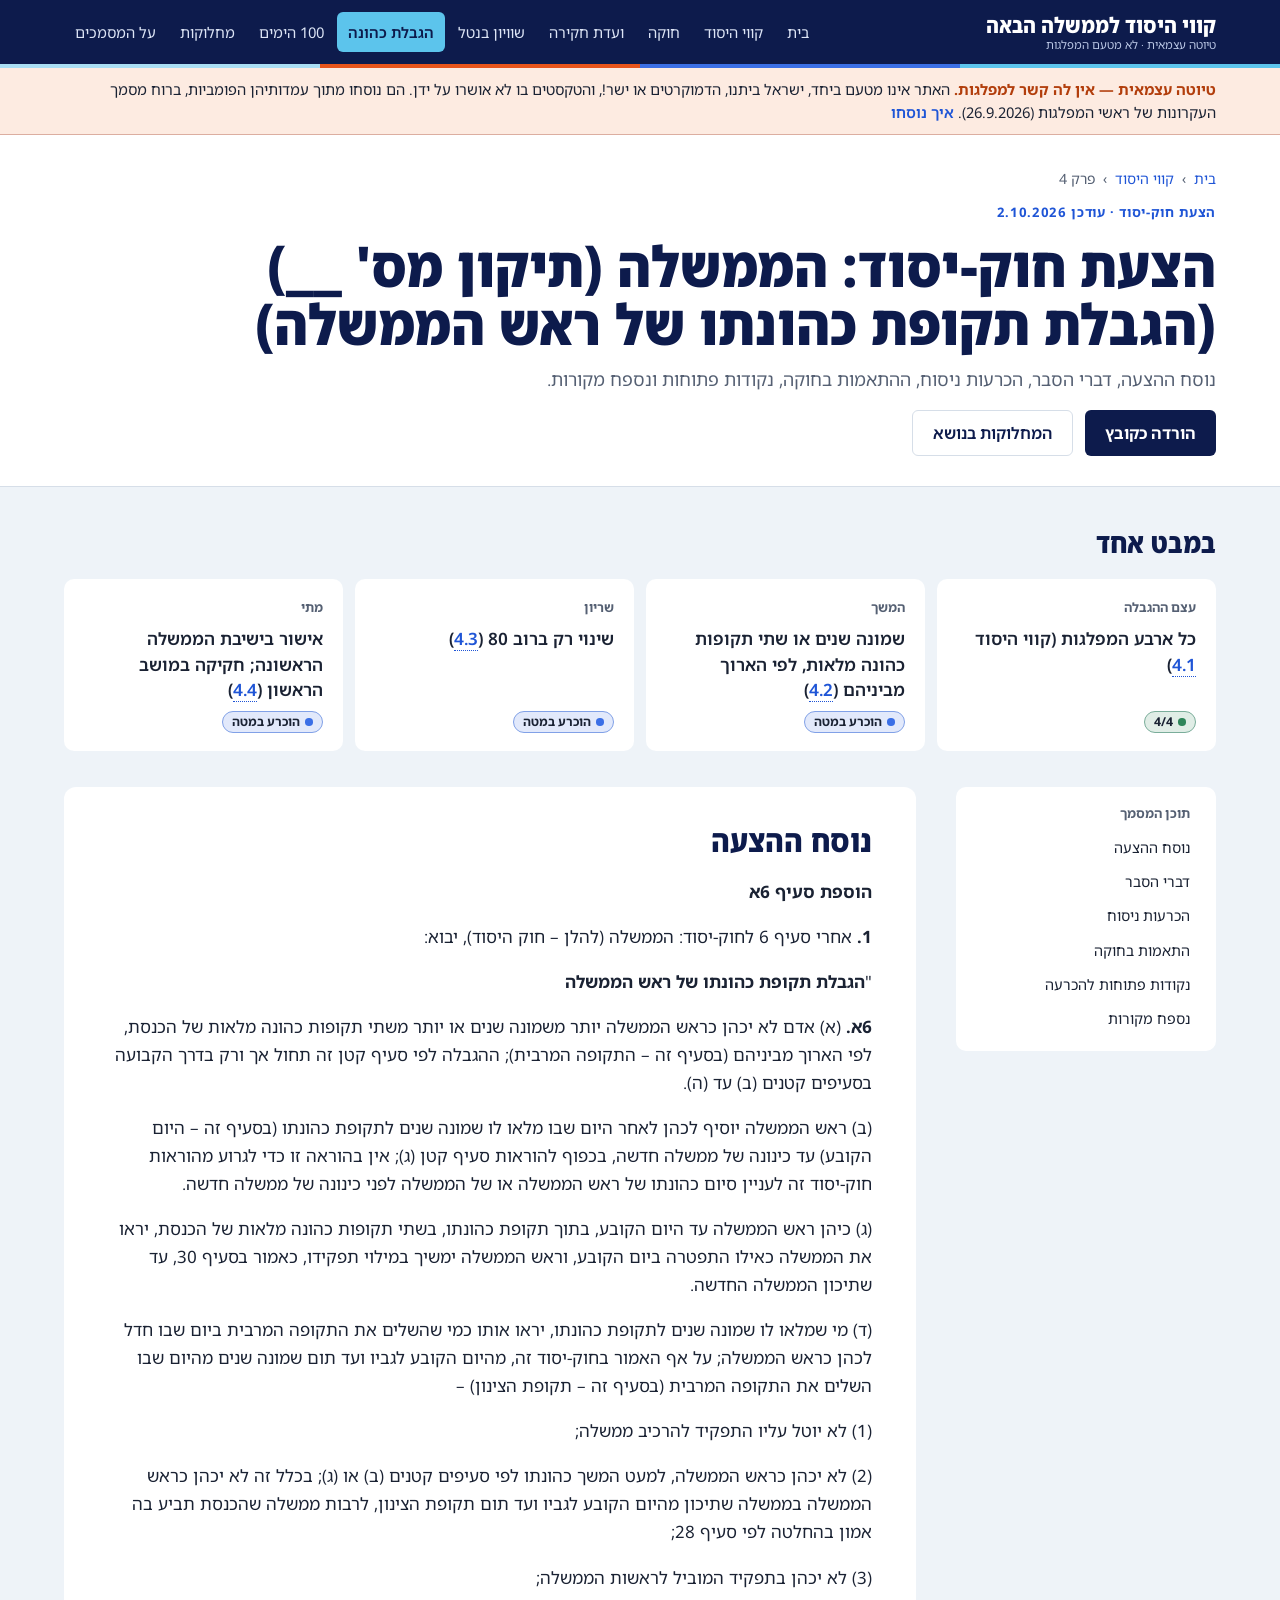
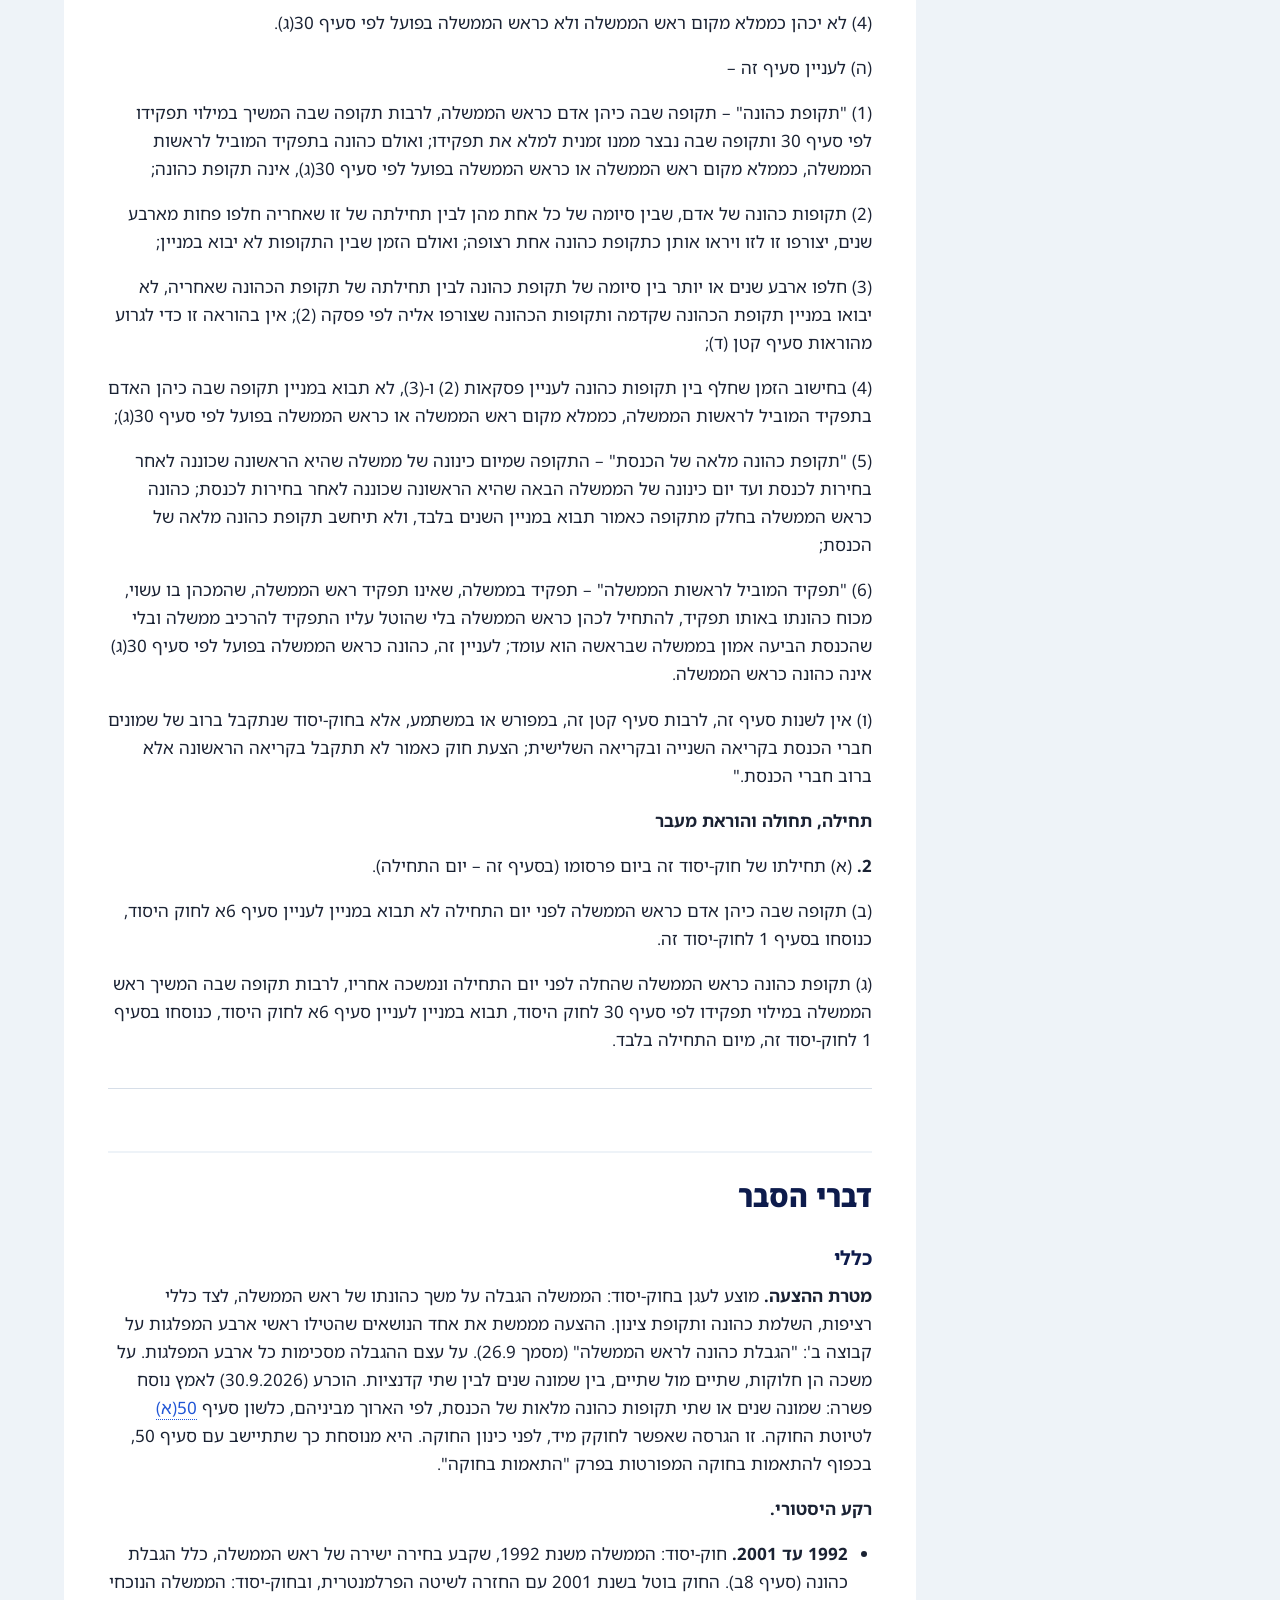
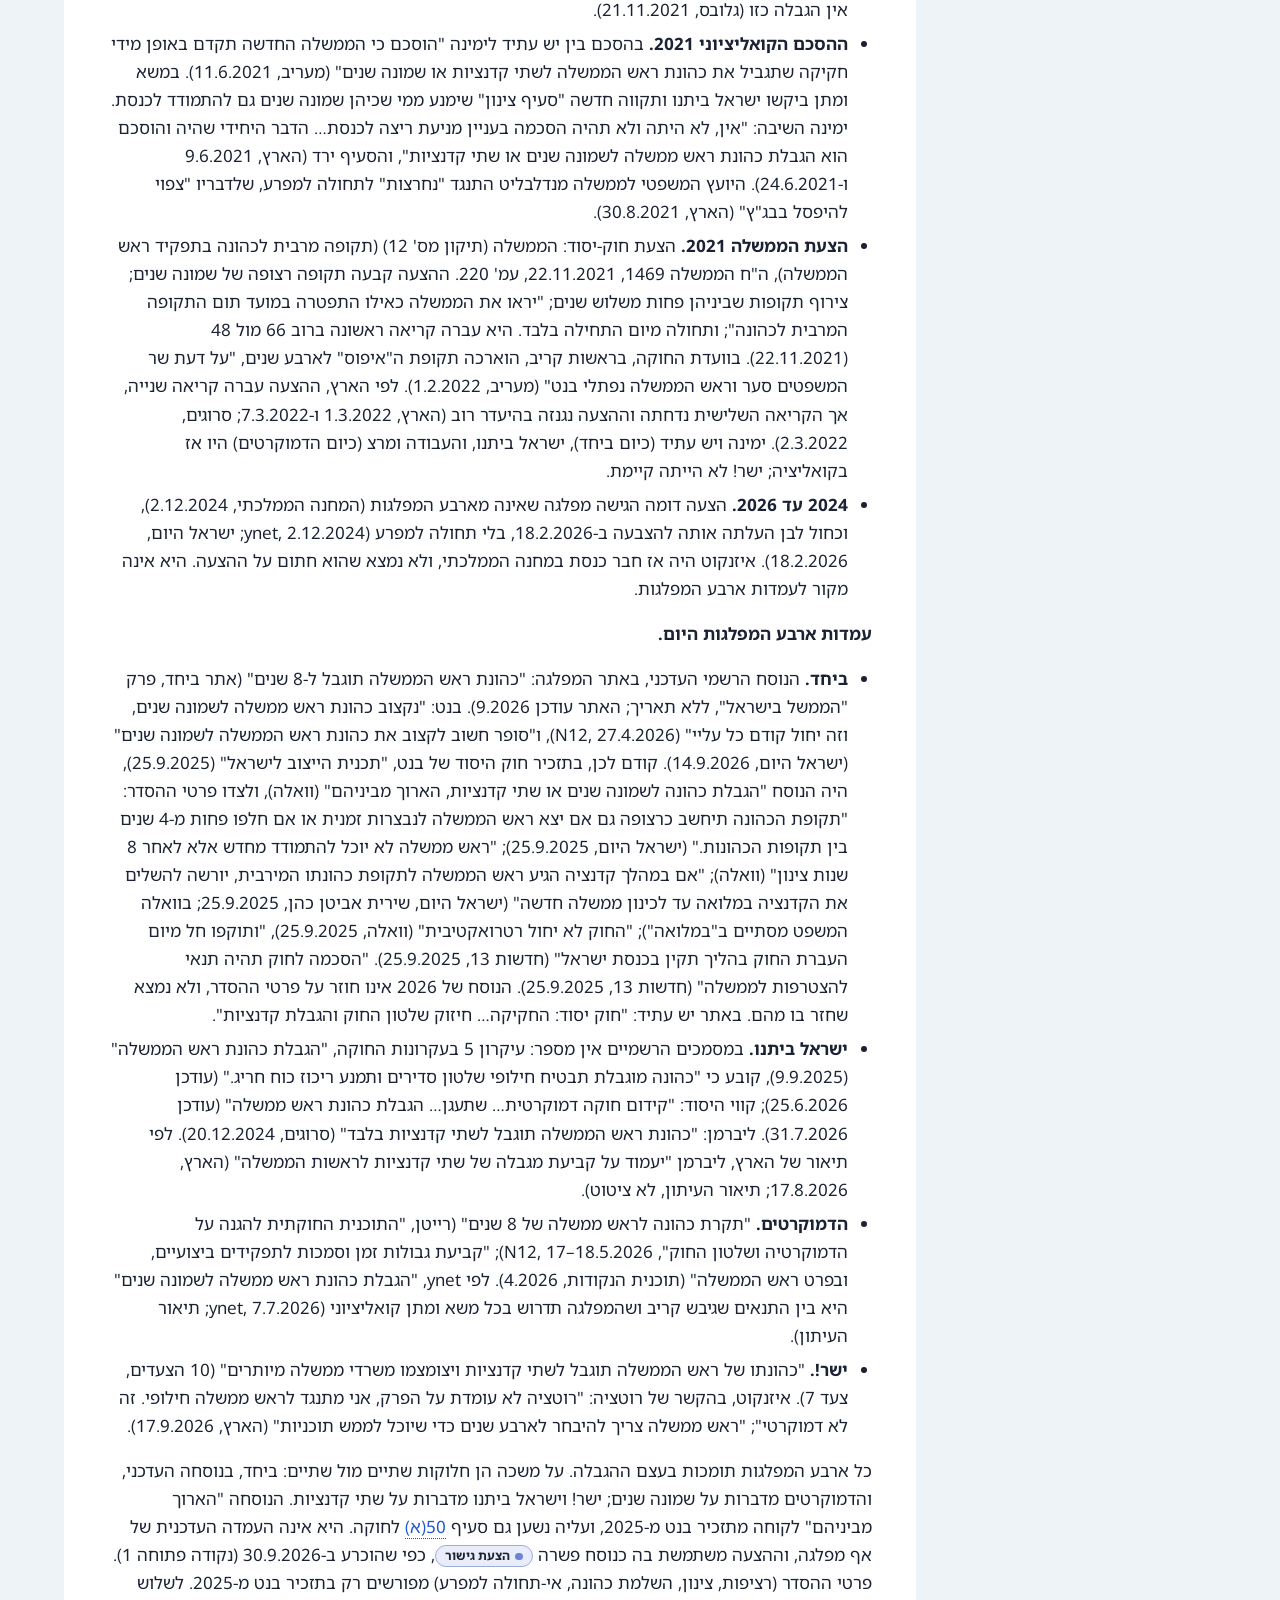
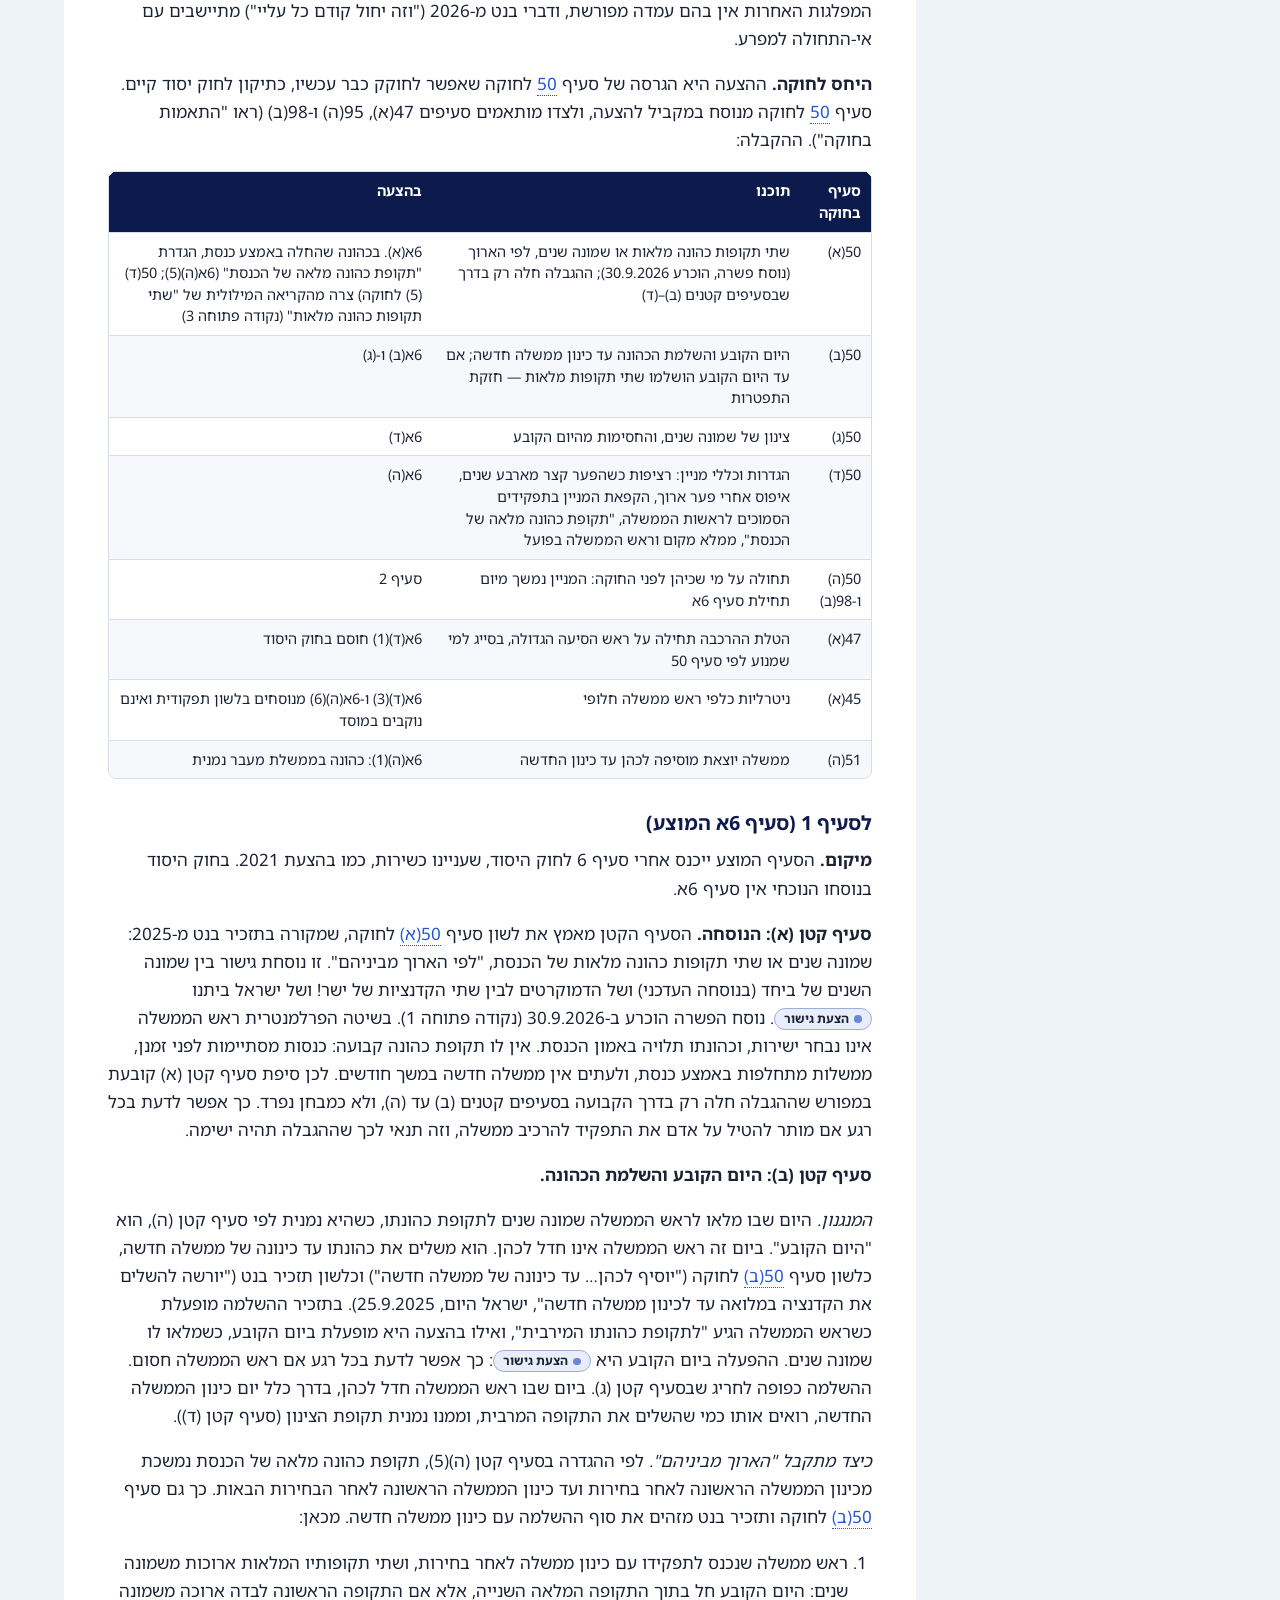
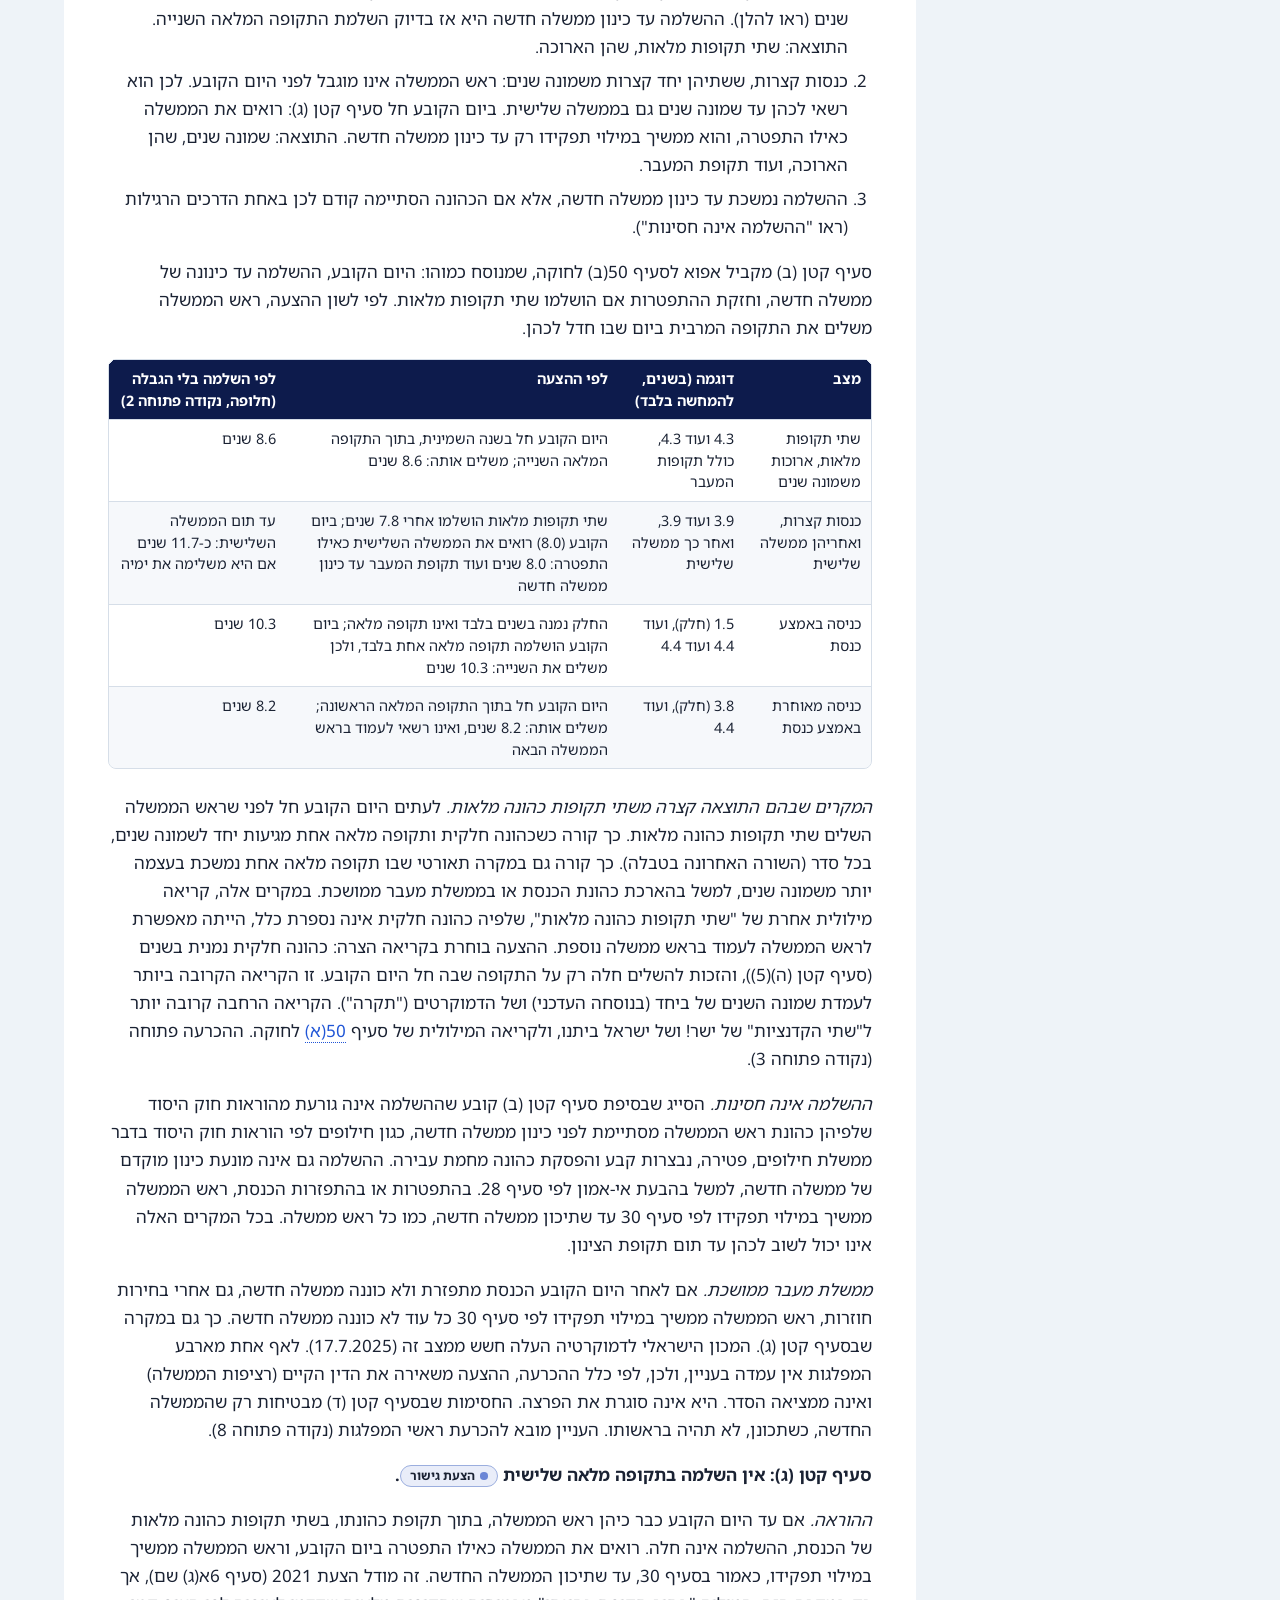
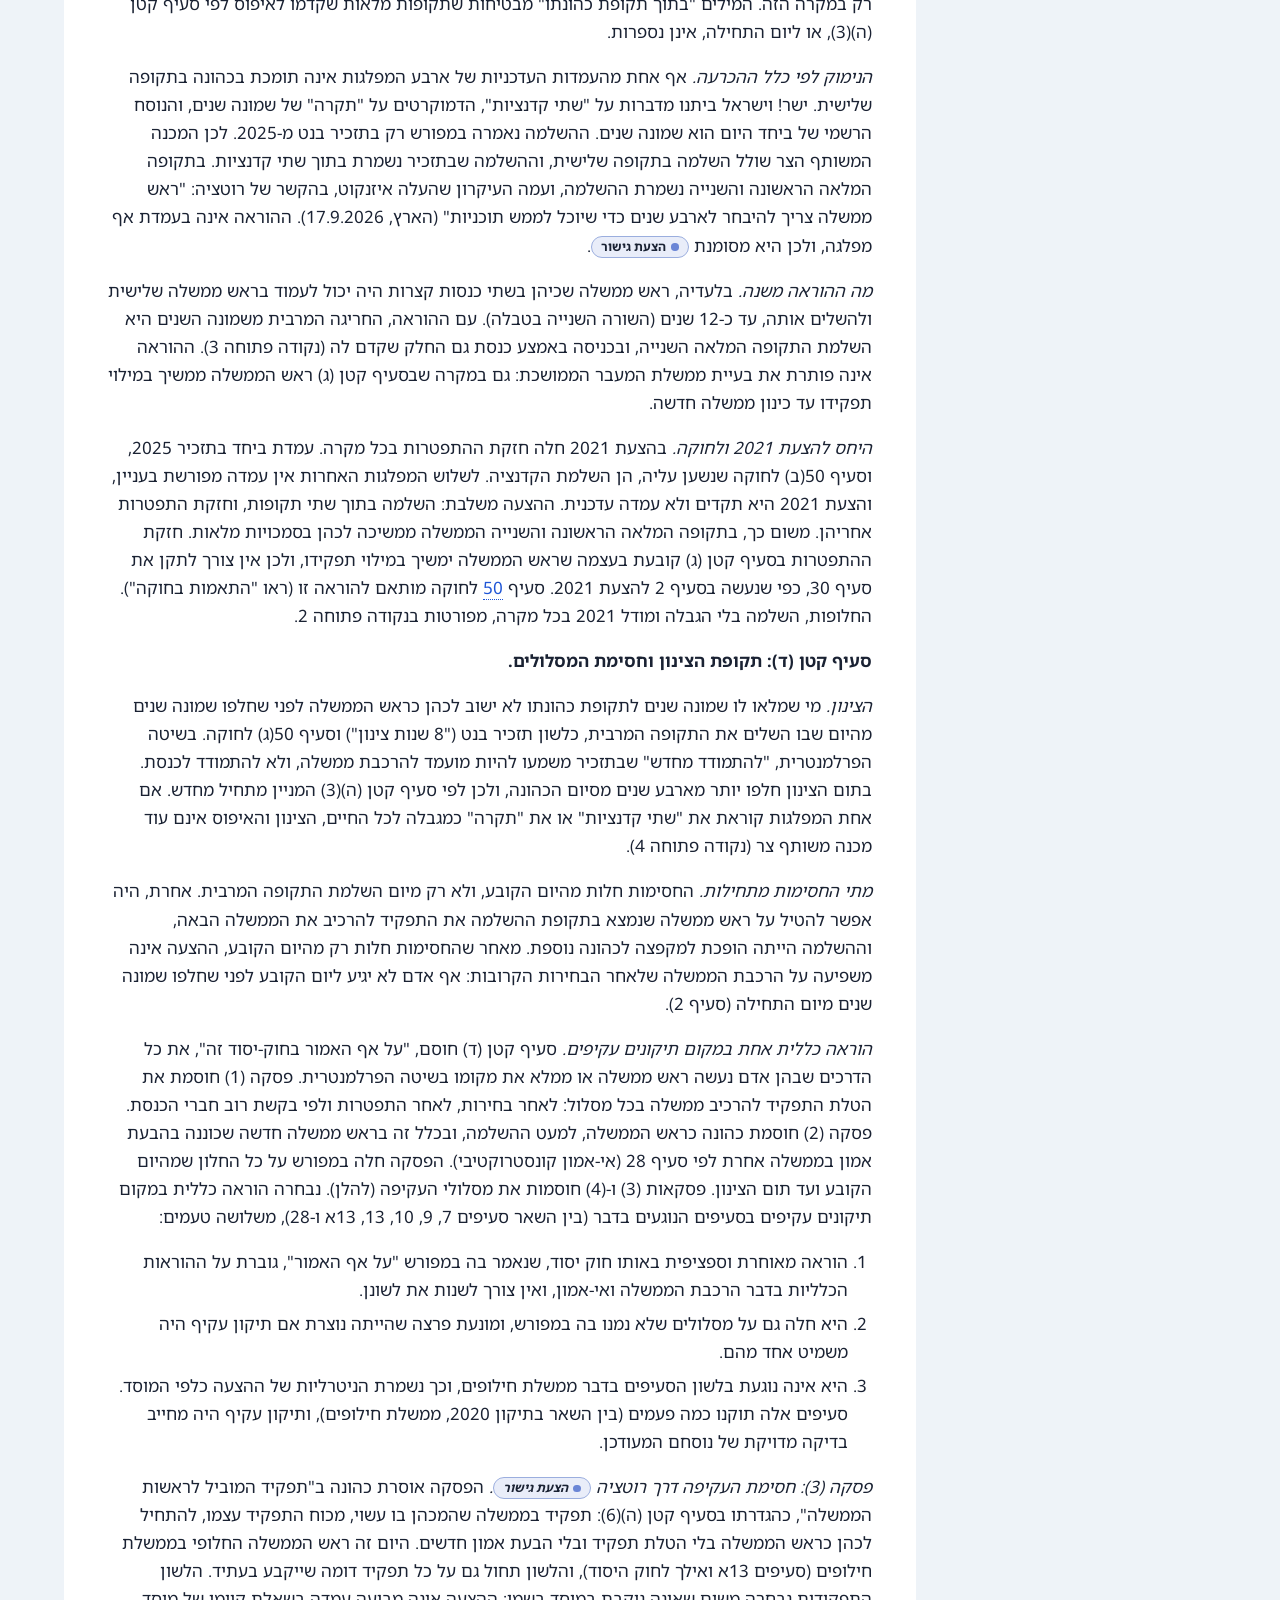
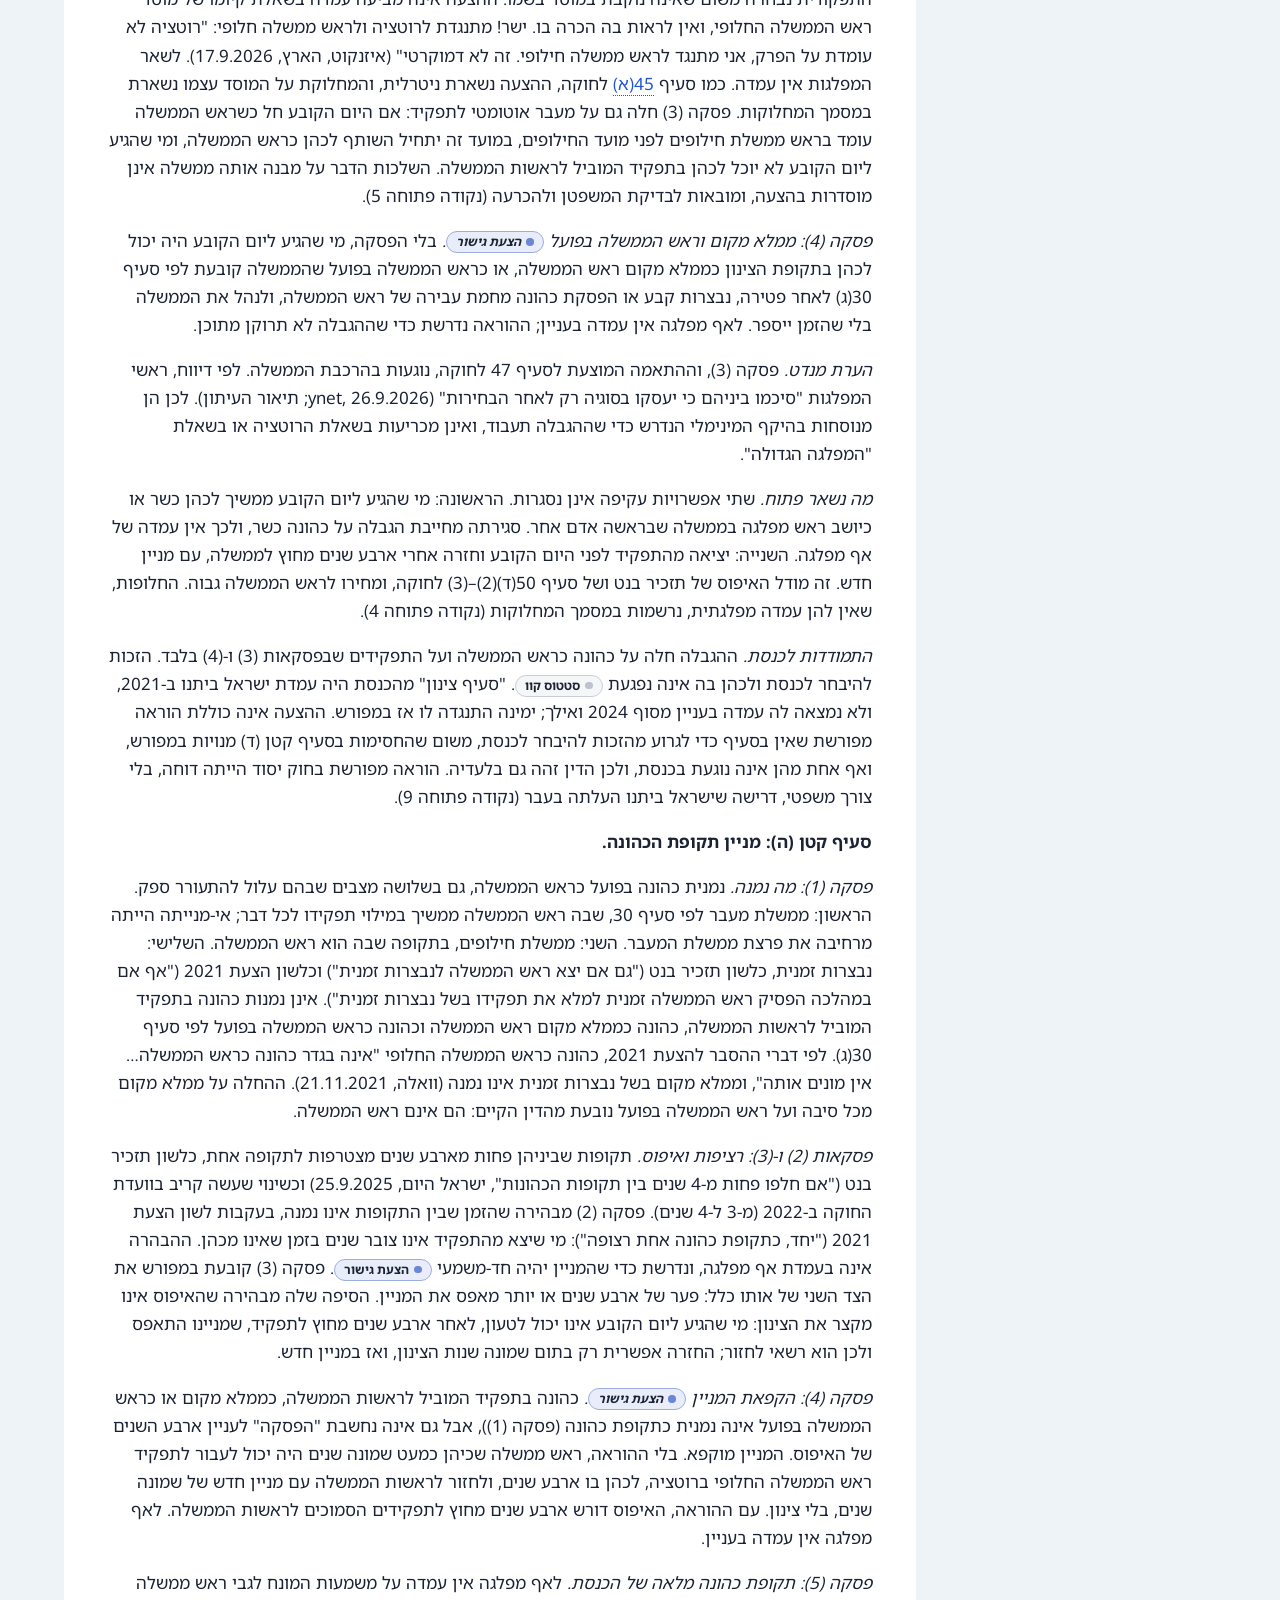
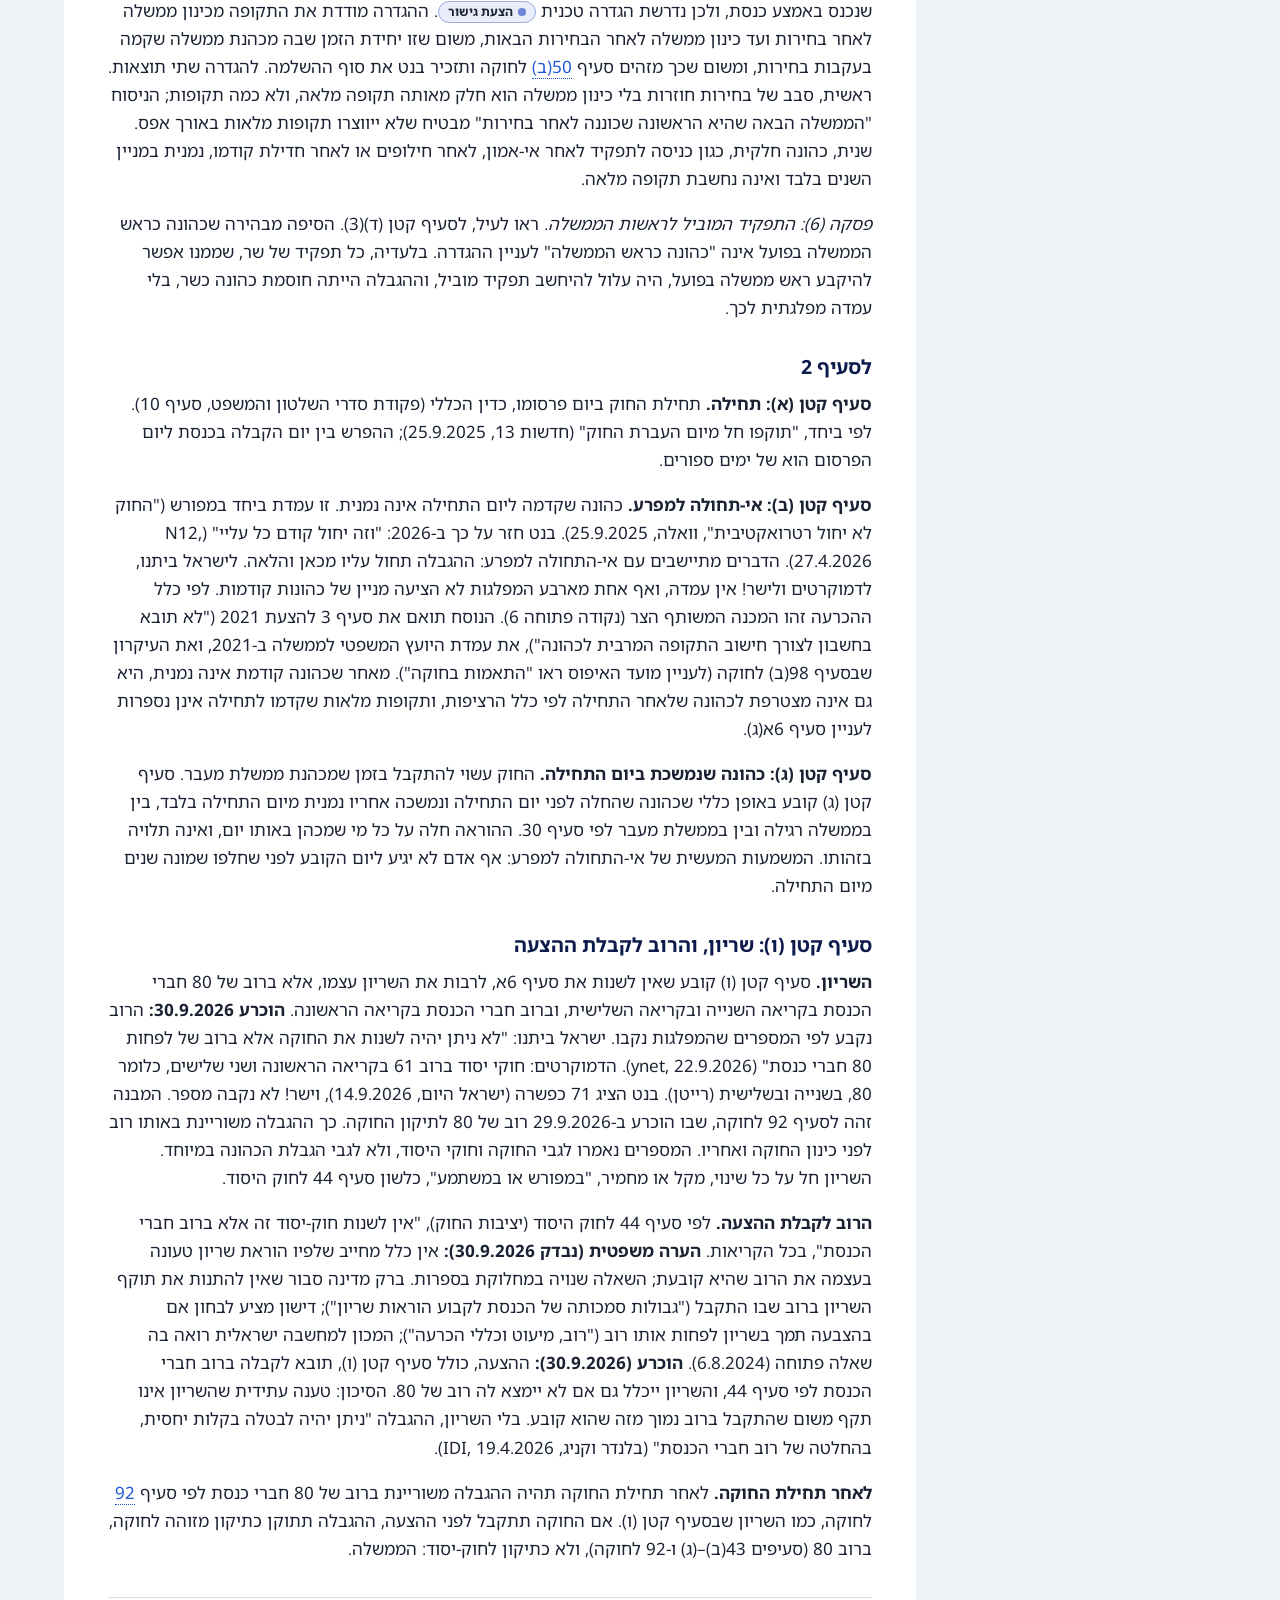
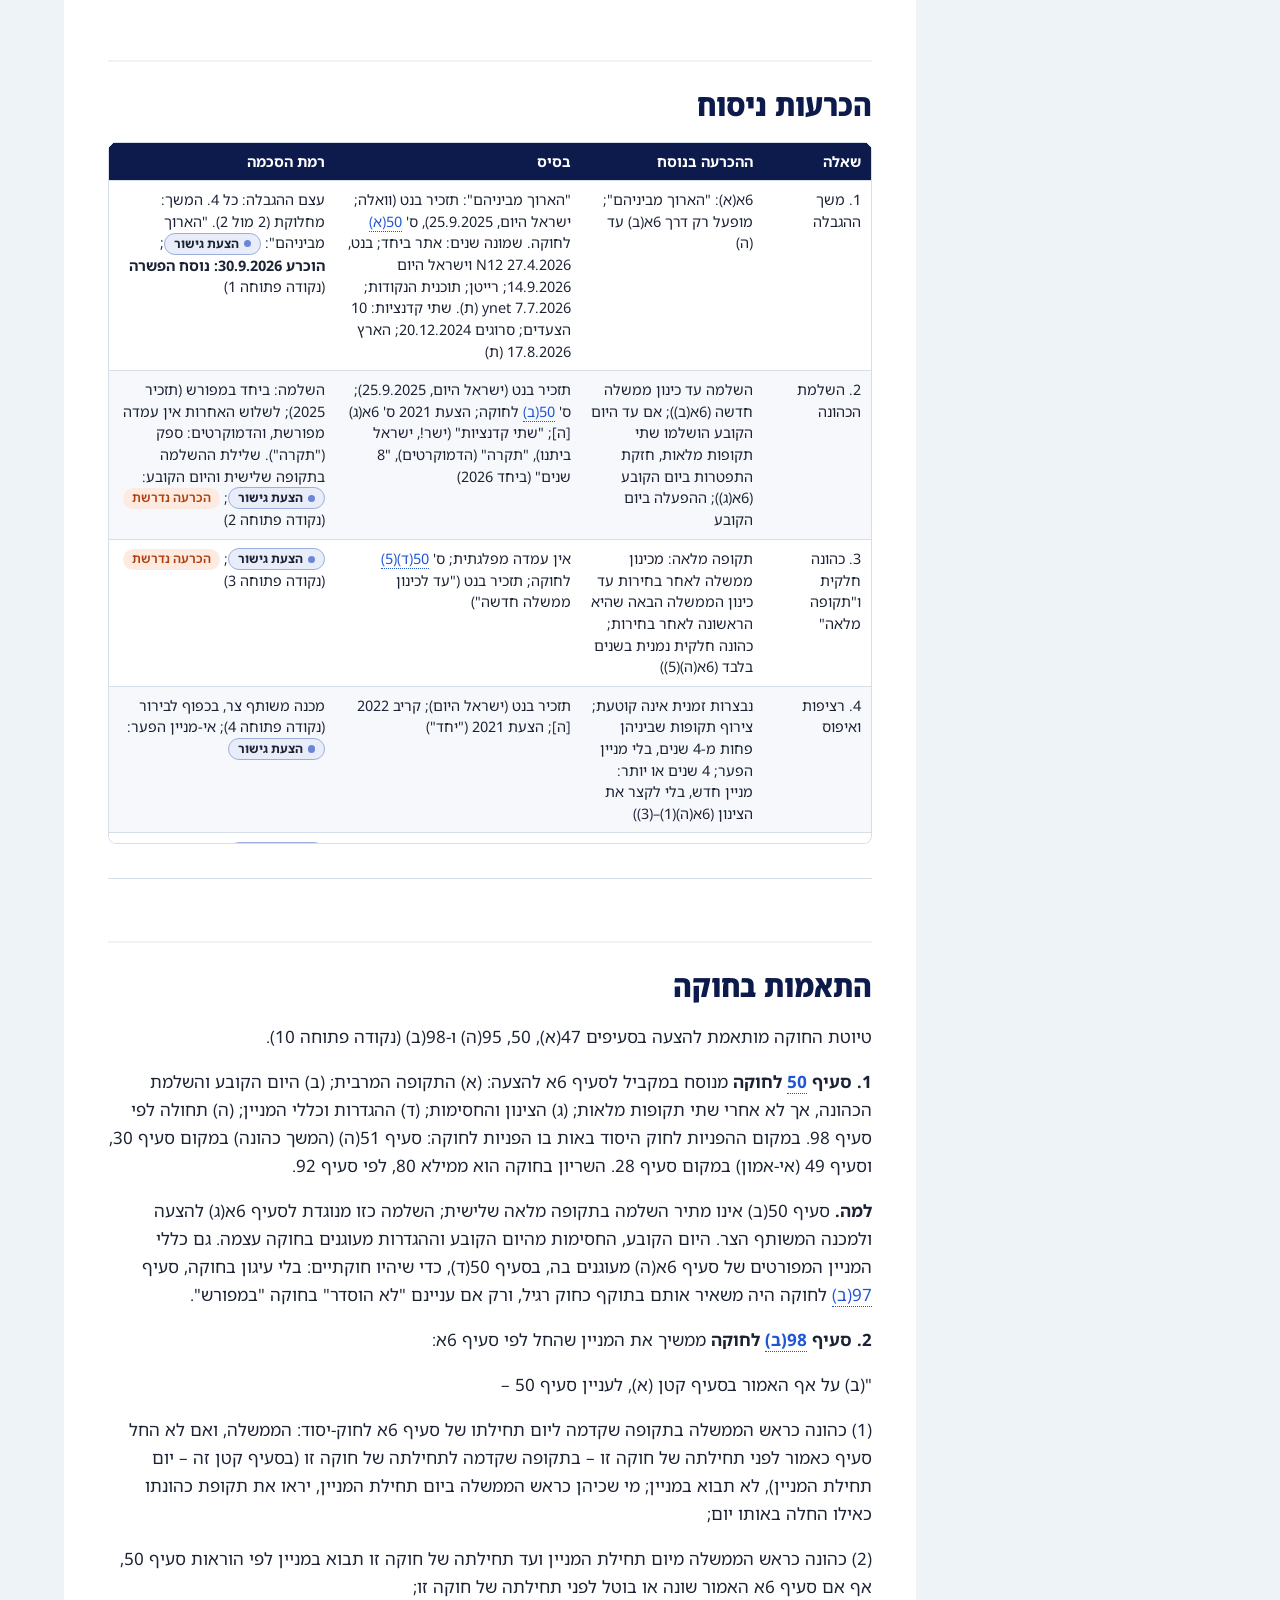
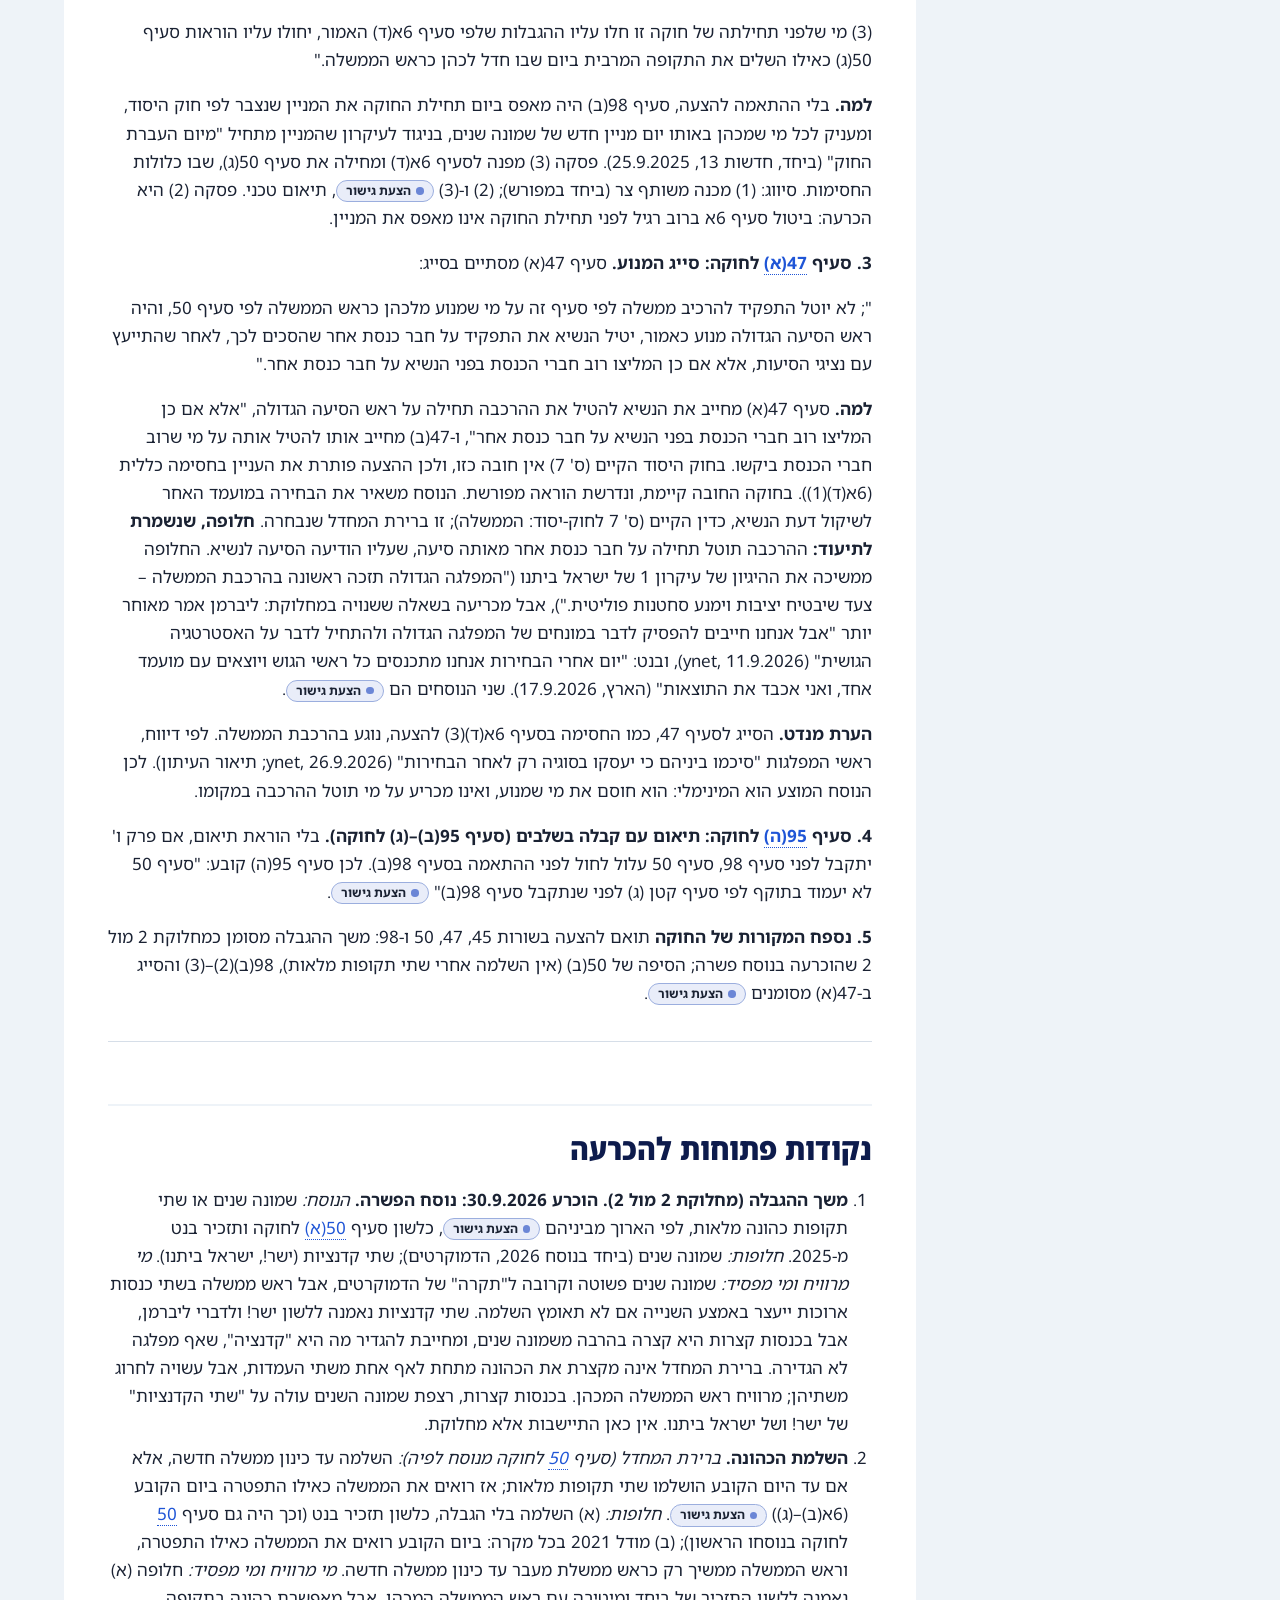
<file: term-limits.html>
<!doctype html>
<html lang="he" dir="rtl">
<head>
<meta charset="utf-8">
<meta name="viewport" content="width=device-width, initial-scale=1, viewport-fit=cover">
<title>הצעת חוק-יסוד: הממשלה (תיקון מס&#x27; __) (הגבלת תקופת כהונתו של ראש הממשלה) — טיוטה עצמאית</title>
<meta name="description" content="נוסח ההצעה, דברי הסבר, הכרעות ניסוח, ההתאמות בחוקה, נקודות פתוחות ונספח מקורות. טיוטה עצמאית, לא מטעם המפלגות.">
<link rel="stylesheet" href="assets/style.css">
</head>
<body>
<a class="skip" href="#content">דלג לתוכן</a>
<header class="topbar"><div class="topbar-inner"><a class="brand" href="index.html"><b>קווי היסוד לממשלה הבאה</b><span>טיוטה עצמאית · לא מטעם המפלגות</span></a><nav class="nav" aria-label="ניווט ראשי"><a href="index.html">בית</a><a href="guidelines.html">קווי היסוד</a><a href="constitution.html">חוקה</a><a href="inquiry.html">ועדת חקירה</a><a href="equal-burden.html">שוויון בנטל</a><a href="term-limits.html" aria-current="page">הגבלת כהונה</a><a href="100-days.html">100 הימים</a><a href="disputes.html">מחלוקות</a><a href="letter.html">על המסמכים</a></nav></div><div class="stripe" aria-hidden="true"><span></span><span></span><span></span><span></span></div></header>
<div class="notice" role="note"><div class="wrap"><b>טיוטה עצמאית — אין לה קשר למפלגות.</b> האתר אינו מטעם ביחד, ישראל ביתנו, הדמוקרטים או ישר!, והטקסטים בו לא אושרו על ידן. הם נוסחו מתוך עמדותיהן הפומביות, ברוח מסמך העקרונות של ראשי המפלגות (26.9.2026). <a href="letter.html">איך נוסחו</a></div></div>
<main id="content" tabindex="-1"><section class="page-head"><div class="wrap"><nav class="crumbs" aria-label="מיקום באתר"><a href="index.html">בית</a><span aria-hidden="true">›</span><a href="guidelines.html">קווי היסוד</a><span aria-hidden="true">›</span><span>פרק 4</span></nav><span class="kicker">הצעת חוק-יסוד · עודכן 2.10.2026</span><h1>הצעת חוק-יסוד: הממשלה (תיקון מס' __) (הגבלת תקופת כהונתו של ראש הממשלה)</h1><p class="lede">נוסח ההצעה, דברי הסבר, הכרעות ניסוח, ההתאמות בחוקה, נקודות פתוחות ונספח מקורות.</p><div class="actions no-print"><a class="btn btn-ink" href="pdf/הצעת-חוק-יסוד-הגבלת-כהונה.pdf" download>הורדה כקובץ</a><a class="btn btn-outline" href="disputes.html#הגבלת-כהונת-ראש-הממשלה">המחלוקות בנושא</a></div></div></section><div class="wrap page-main"><section class="glance" aria-labelledby="glance-h"><h2 id="glance-h">במבט אחד</h2><div class="tiles"><div class="tile"><span class="tile-label">עצם ההגבלה</span><span class="tile-value">כל ארבע המפלגות (קווי היסוד <a class="xref" href="guidelines.html#g-4.1">4.1</a>)</span><span class="tag lvl-all4" title="ארבע המפלגות"><span class="dot" aria-hidden="true"></span>4/4<span class="sr"> — ארבע המפלגות</span></span></div><div class="tile"><span class="tile-label">המשך</span><span class="tile-value">שמונה שנים או שתי תקופות כהונה מלאות, לפי הארוך מביניהם (<a class="xref" href="guidelines.html#g-4.2">4.2</a>)</span><span class="tag lvl-decided" title="הכרעה של כותבי הטיוטה, טעונה אישור ראשי המפלגות"><span class="dot" aria-hidden="true"></span>הוכרע במטה<span class="sr"> — הכרעה של כותבי הטיוטה, טעונה אישור ראשי המפלגות</span></span></div><div class="tile"><span class="tile-label">שריון</span><span class="tile-value">שינוי רק ברוב 80 (<a class="xref" href="guidelines.html#g-4.3">4.3</a>)</span><span class="tag lvl-decided" title="הכרעה של כותבי הטיוטה, טעונה אישור ראשי המפלגות"><span class="dot" aria-hidden="true"></span>הוכרע במטה<span class="sr"> — הכרעה של כותבי הטיוטה, טעונה אישור ראשי המפלגות</span></span></div><div class="tile"><span class="tile-label">מתי</span><span class="tile-value">אישור בישיבת הממשלה הראשונה; חקיקה במושב הראשון (<a class="xref" href="guidelines.html#g-4.4">4.4</a>)</span><span class="tag lvl-decided" title="הכרעה של כותבי הטיוטה, טעונה אישור ראשי המפלגות"><span class="dot" aria-hidden="true"></span>הוכרע במטה<span class="sr"> — הכרעה של כותבי הטיוטה, טעונה אישור ראשי המפלגות</span></span></div></div></section><div class="doc-layout"><nav class="rail" aria-label="תוכן המסמך"><h2>תוכן המסמך</h2><ol><li><a href="#נוסח-ההצעה">נוסח ההצעה</a></li><li><a href="#דברי-הסבר">דברי הסבר</a></li><li><a href="#הכרעות-ניסוח">הכרעות ניסוח</a></li><li><a href="#התאמות-בחוקה">התאמות בחוקה</a></li><li><a href="#נקודות-פתוחות-להכרעה">נקודות פתוחות להכרעה</a></li><li><a href="#נספח-מקורות">נספח מקורות</a></li></ol></nav><article class="doc"><details class="toc no-print"><summary>תוכן העניינים</summary><ol><li><a href="#נוסח-ההצעה">נוסח ההצעה</a></li><li><a href="#דברי-הסבר">דברי הסבר</a></li><li><a href="#הכרעות-ניסוח">הכרעות ניסוח</a></li><li><a href="#התאמות-בחוקה">התאמות בחוקה</a></li><li><a href="#נקודות-פתוחות-להכרעה">נקודות פתוחות להכרעה</a></li><li><a href="#נספח-מקורות">נספח מקורות</a></li></ol></details><h2 id="נוסח-ההצעה">נוסח ההצעה</h2>
<p><strong>הוספת סעיף 6א</strong></p>
<p><strong>1.</strong> אחרי סעיף 6 לחוק-יסוד: הממשלה (להלן – חוק היסוד), יבוא:</p>
<p>"<strong>הגבלת תקופת כהונתו של ראש הממשלה</strong></p>
<p><strong>6א.</strong> (א) אדם לא יכהן כראש הממשלה יותר משמונה שנים או יותר משתי תקופות כהונה מלאות של הכנסת, לפי הארוך מביניהם (בסעיף זה – התקופה המרבית); ההגבלה לפי סעיף קטן זה תחול אך ורק בדרך הקבועה בסעיפים קטנים (ב) עד (ה).</p>
<p>(ב) ראש הממשלה יוסיף לכהן לאחר היום שבו מלאו לו שמונה שנים לתקופת כהונתו (בסעיף זה – היום הקובע) עד כינונה של ממשלה חדשה, בכפוף להוראות סעיף קטן (ג); אין בהוראה זו כדי לגרוע מהוראות חוק-יסוד זה לעניין סיום כהונתו של ראש הממשלה או של הממשלה לפני כינונה של ממשלה חדשה.</p>
<p>(ג) כיהן ראש הממשלה עד היום הקובע, בתוך תקופת כהונתו, בשתי תקופות כהונה מלאות של הכנסת, יראו את הממשלה כאילו התפטרה ביום הקובע, וראש הממשלה ימשיך במילוי תפקידו, כאמור בסעיף 30, עד שתיכון הממשלה החדשה.</p>
<p>(ד) מי שמלאו לו שמונה שנים לתקופת כהונתו, יראו אותו כמי שהשלים את התקופה המרבית ביום שבו חדל לכהן כראש הממשלה; על אף האמור בחוק-יסוד זה, מהיום הקובע לגביו ועד תום שמונה שנים מהיום שבו השלים את התקופה המרבית (בסעיף זה – תקופת הצינון) –</p>
<p>(1) לא יוטל עליו התפקיד להרכיב ממשלה;</p>
<p>(2) לא יכהן כראש הממשלה, למעט המשך כהונתו לפי סעיפים קטנים (ב) או (ג); בכלל זה לא יכהן כראש הממשלה בממשלה שתיכון מהיום הקובע לגביו ועד תום תקופת הצינון, לרבות ממשלה שהכנסת תביע בה אמון בהחלטה לפי סעיף 28;</p>
<p>(3) לא יכהן בתפקיד המוביל לראשות הממשלה;</p>
<p>(4) לא יכהן כממלא מקום ראש הממשלה ולא כראש הממשלה בפועל לפי סעיף 30(ג).</p>
<p>(ה) לעניין סעיף זה –</p>
<p>(1) "תקופת כהונה" – תקופה שבה כיהן אדם כראש הממשלה, לרבות תקופה שבה המשיך במילוי תפקידו לפי סעיף 30 ותקופה שבה נבצר ממנו זמנית למלא את תפקידו; ואולם כהונה בתפקיד המוביל לראשות הממשלה, כממלא מקום ראש הממשלה או כראש הממשלה בפועל לפי סעיף 30(ג), אינה תקופת כהונה;</p>
<p>(2) תקופות כהונה של אדם, שבין סיומה של כל אחת מהן לבין תחילתה של זו שאחריה חלפו פחות מארבע שנים, יצורפו זו לזו ויראו אותן כתקופת כהונה אחת רצופה; ואולם הזמן שבין התקופות לא יבוא במניין;</p>
<p>(3) חלפו ארבע שנים או יותר בין סיומה של תקופת כהונה לבין תחילתה של תקופת הכהונה שאחריה, לא יבואו במניין תקופת הכהונה שקדמה ותקופות הכהונה שצורפו אליה לפי פסקה (2); אין בהוראה זו כדי לגרוע מהוראות סעיף קטן (ד);</p>
<p>(4) בחישוב הזמן שחלף בין תקופות כהונה לעניין פסקאות (2) ו-(3), לא תבוא במניין תקופה שבה כיהן האדם בתפקיד המוביל לראשות הממשלה, כממלא מקום ראש הממשלה או כראש הממשלה בפועל לפי סעיף 30(ג);</p>
<p>(5) "תקופת כהונה מלאה של הכנסת" – התקופה שמיום כינונה של ממשלה שהיא הראשונה שכוננה לאחר בחירות לכנסת ועד יום כינונה של הממשלה הבאה שהיא הראשונה שכוננה לאחר בחירות לכנסת; כהונה כראש הממשלה בחלק מתקופה כאמור תבוא במניין השנים בלבד, ולא תיחשב תקופת כהונה מלאה של הכנסת;</p>
<p>(6) "תפקיד המוביל לראשות הממשלה" – תפקיד בממשלה, שאינו תפקיד ראש הממשלה, שהמכהן בו עשוי, מכוח כהונתו באותו תפקיד, להתחיל לכהן כראש הממשלה בלי שהוטל עליו התפקיד להרכיב ממשלה ובלי שהכנסת הביעה אמון בממשלה שבראשה הוא עומד; לעניין זה, כהונה כראש הממשלה בפועל לפי סעיף 30(ג) אינה כהונה כראש הממשלה.</p>
<p>(ו) אין לשנות סעיף זה, לרבות סעיף קטן זה, במפורש או במשתמע, אלא בחוק-יסוד שנתקבל ברוב של שמונים חברי הכנסת בקריאה השנייה ובקריאה השלישית; הצעת חוק כאמור לא תתקבל בקריאה הראשונה אלא ברוב חברי הכנסת."</p>
<p><strong>תחילה, תחולה והוראת מעבר</strong></p>
<p><strong>2.</strong> (א) תחילתו של חוק-יסוד זה ביום פרסומו (בסעיף זה – יום התחילה).</p>
<p>(ב) תקופה שבה כיהן אדם כראש הממשלה לפני יום התחילה לא תבוא במניין לעניין סעיף 6א לחוק היסוד, כנוסחו בסעיף 1 לחוק-יסוד זה.</p>
<p>(ג) תקופת כהונה כראש הממשלה שהחלה לפני יום התחילה ונמשכה אחריו, לרבות תקופה שבה המשיך ראש הממשלה במילוי תפקידו לפי סעיף 30 לחוק היסוד, תבוא במניין לעניין סעיף 6א לחוק היסוד, כנוסחו בסעיף 1 לחוק-יסוד זה, מיום התחילה בלבד.</p>
<hr />
<h2 id="דברי-הסבר">דברי הסבר</h2>
<h3 id="כללי">כללי</h3>
<p><strong>מטרת ההצעה.</strong> מוצע לעגן בחוק-יסוד: הממשלה הגבלה על משך כהונתו של ראש הממשלה, לצד כללי רציפות, השלמת כהונה ותקופת צינון. ההצעה מממשת את אחד הנושאים שהטילו ראשי ארבע המפלגות על קבוצה ב': "הגבלת כהונה לראש הממשלה" (מסמך 26.9). על עצם ההגבלה מסכימות כל ארבע המפלגות. על משכה הן חלוקות, שתיים מול שתיים, בין שמונה שנים לבין שתי קדנציות. הוכרע (30.9.2026) לאמץ נוסח פשרה: שמונה שנים או שתי תקופות כהונה מלאות של הכנסת, לפי הארוך מביניהם, כלשון סעיף <a class="xref" href="constitution.html#s-50">50(א)</a> לטיוטת החוקה. זו הגרסה שאפשר לחוקק מיד, לפני כינון החוקה. היא מנוסחת כך שתתיישב עם סעיף 50, בכפוף להתאמות בחוקה המפורטות בפרק "התאמות בחוקה".</p>
<p><strong>רקע היסטורי.</strong></p>
<ul>
<li><strong>1992 עד 2001.</strong> חוק-יסוד: הממשלה משנת 1992, שקבע בחירה ישירה של ראש הממשלה, כלל הגבלת כהונה (סעיף 8ב). החוק בוטל בשנת 2001 עם החזרה לשיטה הפרלמנטרית, ובחוק-יסוד: הממשלה הנוכחי אין הגבלה כזו (גלובס, 21.11.2021).</li>
<li><strong>ההסכם הקואליציוני 2021.</strong> בהסכם בין יש עתיד לימינה "הוסכם כי הממשלה החדשה תקדם באופן מידי חקיקה שתגביל את כהונת ראש הממשלה לשתי קדנציות או שמונה שנים" (מעריב, 11.6.2021). במשא ומתן ביקשו ישראל ביתנו ותקווה חדשה "סעיף צינון" שימנע ממי שכיהן שמונה שנים גם להתמודד לכנסת. ימינה השיבה: "אין, לא היתה ולא תהיה הסכמה בעניין מניעת ריצה לכנסת… הדבר היחידי שהיה והוסכם הוא הגבלת כהונת ראש ממשלה לשמונה שנים או שתי קדנציות", והסעיף ירד (הארץ, 9.6.2021 ו-24.6.2021). היועץ המשפטי לממשלה מנדלבליט התנגד "נחרצות" לתחולה למפרע, שלדבריו "צפוי להיפסל בבג"ץ" (הארץ, 30.8.2021).</li>
<li><strong>הצעת הממשלה 2021.</strong> הצעת חוק-יסוד: הממשלה (תיקון מס' 12) (תקופה מרבית לכהונה בתפקיד ראש הממשלה), ה"ח הממשלה 1469, 22.11.2021, עמ' 220. ההצעה קבעה תקופה רצופה של שמונה שנים; צירוף תקופות שביניהן פחות משלוש שנים; "יראו את הממשלה כאילו התפטרה במועד תום התקופה המרבית לכהונה"; ותחולה מיום התחילה בלבד. היא עברה קריאה ראשונה ברוב 66 מול 48 (22.11.2021). בוועדת החוקה, בראשות קריב, הוארכה תקופת ה"איפוס" לארבע שנים, "על דעת שר המשפטים סער וראש הממשלה נפתלי בנט" (מעריב, 1.2.2022). לפי הארץ, ההצעה עברה קריאה שנייה, אך הקריאה השלישית נדחתה וההצעה נגנזה בהיעדר רוב (הארץ, 1.3.2022 ו-7.3.2022; סרוגים, 2.3.2022). ימינה ויש עתיד (כיום ביחד), ישראל ביתנו, והעבודה ומרצ (כיום הדמוקרטים) היו אז בקואליציה; ישר! לא הייתה קיימת.</li>
<li><strong>2024 עד 2026.</strong> הצעה דומה הגישה מפלגה שאינה מארבע המפלגות (המחנה הממלכתי, 2.12.2024), וכחול לבן העלתה אותה להצבעה ב-18.2.2026, בלי תחולה למפרע (ynet, 2.12.2024; ישראל היום, 18.2.2026). איזנקוט היה אז חבר כנסת במחנה הממלכתי, ולא נמצא שהוא חתום על ההצעה. היא אינה מקור לעמדות ארבע המפלגות.</li>
</ul>
<p><strong>עמדות ארבע המפלגות היום.</strong></p>
<ul>
<li><strong>ביחד.</strong> הנוסח הרשמי העדכני, באתר המפלגה: "כהונת ראש הממשלה תוגבל ל-8 שנים" (אתר ביחד, פרק "הממשל בישראל", ללא תאריך; האתר עודכן 9.2026). בנט: "נקצוב כהונת ראש ממשלה לשמונה שנים, וזה יחול קודם כל עליי" (N12, 27.4.2026), ו"סופר חשוב לקצוב את כהונת ראש הממשלה לשמונה שנים" (ישראל היום, 14.9.2026). קודם לכן, בתזכיר חוק היסוד של בנט, "תכנית הייצוב לישראל" (25.9.2025), היה הנוסח "הגבלת כהונה לשמונה שנים או שתי קדנציות, הארוך מביניהם" (וואלה), ולצדו פרטי ההסדר: "תקופת הכהונה תיחשב כרצופה גם אם יצא ראש הממשלה לנבצרות זמנית או אם חלפו פחות מ-4 שנים בין תקופות הכהונות." (ישראל היום, 25.9.2025); "ראש ממשלה לא יוכל להתמודד מחדש אלא לאחר 8 שנות צינון" (וואלה); "אם במהלך קדנציה הגיע ראש הממשלה לתקופת כהונתו המירבית, יורשה להשלים את הקדנציה במלואה עד לכינון ממשלה חדשה" (ישראל היום, שירית אביטן כהן, 25.9.2025; בוואלה המשפט מסתיים ב"במלואה"); "החוק לא יחול רטרואקטיבית" (וואלה, 25.9.2025), "ותוקפו חל מיום העברת החוק בהליך תקין בכנסת ישראל" (חדשות 13, 25.9.2025). "הסכמה לחוק תהיה תנאי להצטרפות לממשלה" (חדשות 13, 25.9.2025). הנוסח של 2026 אינו חוזר על פרטי ההסדר, ולא נמצא שחזר בו מהם. באתר יש עתיד: "חוק יסוד: החקיקה… חיזוק שלטון החוק והגבלת קדנציות".</li>
<li><strong>ישראל ביתנו.</strong> במסמכים הרשמיים אין מספר: עיקרון 5 בעקרונות החוקה, "הגבלת כהונת ראש הממשלה" (9.9.2025), קובע כי "כהונה מוגבלת תבטיח חילופי שלטון סדירים ותמנע ריכוז כוח חריג." (עודכן 25.6.2026); קווי היסוד: "קידום חוקה דמוקרטית… שתעגן… הגבלת כהונת ראש ממשלה" (עודכן 31.7.2026). ליברמן: "כהונת ראש הממשלה תוגבל לשתי קדנציות בלבד" (סרוגים, 20.12.2024). לפי תיאור של הארץ, ליברמן "יעמוד על קביעת מגבלה של שתי קדנציות לראשות הממשלה" (הארץ, 17.8.2026; תיאור העיתון, לא ציטוט).</li>
<li><strong>הדמוקרטים.</strong> "תקרת כהונה לראש ממשלה של 8 שנים" (רייטן, "התוכנית החוקתית להגנה על הדמוקרטיה ושלטון החוק", N12, 17–18.5.2026); "קביעת גבולות זמן וסמכות לתפקידים ביצועיים, ובפרט ראש הממשלה" (תוכנית הנקודות, 4.2026). לפי ynet, "הגבלת כהונת ראש ממשלה לשמונה שנים" היא בין התנאים שגיבש קריב ושהמפלגה תדרוש בכל משא ומתן קואליציוני (ynet, 7.7.2026; תיאור העיתון).</li>
<li><strong>ישר!.</strong> "כהונתו של ראש הממשלה תוגבל לשתי קדנציות ויצומצמו משרדי ממשלה מיותרים" (10 הצעדים, צעד 7). איזנקוט, בהקשר של רוטציה: "רוטציה לא עומדת על הפרק, אני מתנגד לראש ממשלה חילופי. זה לא דמוקרטי"; "ראש ממשלה צריך להיבחר לארבע שנים כדי שיוכל לממש תוכניות" (הארץ, 17.9.2026).</li>
</ul>
<p>כל ארבע המפלגות תומכות בעצם ההגבלה. על משכה הן חלוקות שתיים מול שתיים: ביחד, בנוסחה העדכני, והדמוקרטים מדברות על שמונה שנים; ישר! וישראל ביתנו מדברות על שתי קדנציות. הנוסחה "הארוך מביניהם" לקוחה מתזכיר בנט מ-2025, ועליה נשען גם סעיף <a class="xref" href="constitution.html#s-50">50(א)</a> לחוקה. היא אינה העמדה העדכנית של אף מפלגה, וההצעה משתמשת בה כנוסח פשרה <span class="tag lvl-bridge" title="נוסח של המטה שנדרש כדי שהסעיף יעבוד"><span class="dot" aria-hidden="true"></span>הצעת גישור<span class="sr"> — נוסח של המטה שנדרש כדי שהסעיף יעבוד</span></span>, כפי שהוכרע ב-30.9.2026 (נקודה פתוחה 1). פרטי ההסדר (רציפות, צינון, השלמת כהונה, אי-תחולה למפרע) מפורשים רק בתזכיר בנט מ-2025. לשלוש המפלגות האחרות אין בהם עמדה מפורשת, ודברי בנט מ-2026 ("וזה יחול קודם כל עליי") מתיישבים עם אי-התחולה למפרע.</p>
<p><strong>היחס לחוקה.</strong> ההצעה היא הגרסה של סעיף <a class="xref" href="constitution.html#s-50">50</a> לחוקה שאפשר לחוקק כבר עכשיו, כתיקון לחוק יסוד קיים. סעיף <a class="xref" href="constitution.html#s-50">50</a> לחוקה מנוסח במקביל להצעה, ולצדו מותאמים סעיפים 47(א), 95(ה) ו-98(ב) (ראו "התאמות בחוקה"). ההקבלה:</p>
<div class="table-wrap"><table>
<thead>
<tr>
<th>סעיף בחוקה</th>
<th>תוכנו</th>
<th>בהצעה</th>
</tr>
</thead>
<tbody>
<tr>
<td>50(א)</td>
<td>שתי תקופות כהונה מלאות או שמונה שנים, לפי הארוך (נוסח פשרה, הוכרע 30.9.2026); ההגבלה חלה רק בדרך שבסעיפים קטנים (ב)–(ד)</td>
<td>6א(א). בכהונה שהחלה באמצע כנסת, הגדרת "תקופת כהונה מלאה של הכנסת" (6א(ה)(5); 50(ד)(5) לחוקה) צרה מהקריאה המילולית של "שתי תקופות כהונה מלאות" (נקודה פתוחה 3)</td>
</tr>
<tr>
<td>50(ב)</td>
<td>היום הקובע והשלמת הכהונה עד כינון ממשלה חדשה; אם עד היום הקובע הושלמו שתי תקופות מלאות — חזקת התפטרות</td>
<td>6א(ב) ו-(ג)</td>
</tr>
<tr>
<td>50(ג)</td>
<td>צינון של שמונה שנים, והחסימות מהיום הקובע</td>
<td>6א(ד)</td>
</tr>
<tr>
<td>50(ד)</td>
<td>הגדרות וכללי מניין: רציפות כשהפער קצר מארבע שנים, איפוס אחרי פער ארוך, הקפאת המניין בתפקידים הסמוכים לראשות הממשלה, "תקופת כהונה מלאה של הכנסת", ממלא מקום וראש הממשלה בפועל</td>
<td>6א(ה)</td>
</tr>
<tr>
<td>50(ה) ו-98(ב)</td>
<td>תחולה על מי שכיהן לפני החוקה: המניין נמשך מיום תחילת סעיף 6א</td>
<td>סעיף 2</td>
</tr>
<tr>
<td>47(א)</td>
<td>הטלת ההרכבה תחילה על ראש הסיעה הגדולה, בסייג למי שמנוע לפי סעיף 50</td>
<td>6א(ד)(1) חוסם בחוק היסוד</td>
</tr>
<tr>
<td>45(א)</td>
<td>ניטרליות כלפי ראש ממשלה חלופי</td>
<td>6א(ד)(3) ו-6א(ה)(6) מנוסחים בלשון תפקודית ואינם נוקבים במוסד</td>
</tr>
<tr>
<td>51(ה)</td>
<td>ממשלה יוצאת מוסיפה לכהן עד כינון החדשה</td>
<td>6א(ה)(1): כהונה בממשלת מעבר נמנית</td>
</tr>
</tbody>
</table></div>
<h3 id="לסעיף-1-סעיף-6א-המוצע">לסעיף 1 (סעיף 6א המוצע)</h3>
<p><strong>מיקום.</strong> הסעיף המוצע ייכנס אחרי סעיף 6 לחוק היסוד, שעניינו כשירות, כמו בהצעת 2021. בחוק היסוד בנוסחו הנוכחי אין סעיף 6א.</p>
<p><strong>סעיף קטן (א): הנוסחה.</strong> הסעיף הקטן מאמץ את לשון סעיף <a class="xref" href="constitution.html#s-50">50(א)</a> לחוקה, שמקורה בתזכיר בנט מ-2025: שמונה שנים או שתי תקופות כהונה מלאות של הכנסת, "לפי הארוך מביניהם". זו נוסחת גישור בין שמונה השנים של ביחד (בנוסחה העדכני) ושל הדמוקרטים לבין שתי הקדנציות של ישר! ושל ישראל ביתנו <span class="tag lvl-bridge" title="נוסח של המטה שנדרש כדי שהסעיף יעבוד"><span class="dot" aria-hidden="true"></span>הצעת גישור<span class="sr"> — נוסח של המטה שנדרש כדי שהסעיף יעבוד</span></span>. נוסח הפשרה הוכרע ב-30.9.2026 (נקודה פתוחה 1). בשיטה הפרלמנטרית ראש הממשלה אינו נבחר ישירות, וכהונתו תלויה באמון הכנסת. אין לו תקופת כהונה קבועה: כנסות מסתיימות לפני זמנן, ממשלות מתחלפות באמצע כנסת, ולעתים אין ממשלה חדשה במשך חודשים. לכן סיפת סעיף קטן (א) קובעת במפורש שההגבלה חלה רק בדרך הקבועה בסעיפים קטנים (ב) עד (ה), ולא כמבחן נפרד. כך אפשר לדעת בכל רגע אם מותר להטיל על אדם את התפקיד להרכיב ממשלה, וזה תנאי לכך שההגבלה תהיה ישימה.</p>
<p><strong>סעיף קטן (ב): היום הקובע והשלמת הכהונה.</strong></p>
<p><em>המנגנון.</em> היום שבו מלאו לראש הממשלה שמונה שנים לתקופת כהונתו, כשהיא נמנית לפי סעיף קטן (ה), הוא "היום הקובע". ביום זה ראש הממשלה אינו חדל לכהן. הוא משלים את כהונתו עד כינונה של ממשלה חדשה, כלשון סעיף <a class="xref" href="constitution.html#s-50">50(ב)</a> לחוקה ("יוסיף לכהן… עד כינונה של ממשלה חדשה") וכלשון תזכיר בנט ("יורשה להשלים את הקדנציה במלואה עד לכינון ממשלה חדשה", ישראל היום, 25.9.2025). בתזכיר ההשלמה מופעלת כשראש הממשלה הגיע "לתקופת כהונתו המירבית", ואילו בהצעה היא מופעלת ביום הקובע, כשמלאו לו שמונה שנים. ההפעלה ביום הקובע היא <span class="tag lvl-bridge" title="נוסח של המטה שנדרש כדי שהסעיף יעבוד"><span class="dot" aria-hidden="true"></span>הצעת גישור<span class="sr"> — נוסח של המטה שנדרש כדי שהסעיף יעבוד</span></span>: כך אפשר לדעת בכל רגע אם ראש הממשלה חסום. ההשלמה כפופה לחריג שבסעיף קטן (ג). ביום שבו ראש הממשלה חדל לכהן, בדרך כלל יום כינון הממשלה החדשה, רואים אותו כמי שהשלים את התקופה המרבית, וממנו נמנית תקופת הצינון (סעיף קטן (ד)).</p>
<p><em>כיצד מתקבל "הארוך מביניהם".</em> לפי ההגדרה בסעיף קטן (ה)(5), תקופת כהונה מלאה של הכנסת נמשכת מכינון הממשלה הראשונה לאחר בחירות ועד כינון הממשלה הראשונה לאחר הבחירות הבאות. כך גם סעיף <a class="xref" href="constitution.html#s-50">50(ב)</a> לחוקה ותזכיר בנט מזהים את סוף ההשלמה עם כינון ממשלה חדשה. מכאן:</p>
<ol>
<li>ראש ממשלה שנכנס לתפקידו עם כינון ממשלה לאחר בחירות, ושתי תקופותיו המלאות ארוכות משמונה שנים: היום הקובע חל בתוך התקופה המלאה השנייה, אלא אם התקופה הראשונה לבדה ארוכה משמונה שנים (ראו להלן). ההשלמה עד כינון ממשלה חדשה היא אז בדיוק השלמת התקופה המלאה השנייה. התוצאה: שתי תקופות מלאות, שהן הארוכה.</li>
<li>כנסות קצרות, ששתיהן יחד קצרות משמונה שנים: ראש הממשלה אינו מוגבל לפני היום הקובע. לכן הוא רשאי לכהן עד שמונה שנים גם בממשלה שלישית. ביום הקובע חל סעיף קטן (ג): רואים את הממשלה כאילו התפטרה, והוא ממשיך במילוי תפקידו רק עד כינון ממשלה חדשה. התוצאה: שמונה שנים, שהן הארוכה, ועוד תקופת המעבר.</li>
<li>ההשלמה נמשכת עד כינון ממשלה חדשה, אלא אם הכהונה הסתיימה קודם לכן באחת הדרכים הרגילות (ראו "ההשלמה אינה חסינות").</li>
</ol>
<p>סעיף קטן (ב) מקביל אפוא לסעיף 50(ב) לחוקה, שמנוסח כמוהו: היום הקובע, ההשלמה עד כינונה של ממשלה חדשה, וחזקת ההתפטרות אם הושלמו שתי תקופות מלאות. לפי לשון ההצעה, ראש הממשלה משלים את התקופה המרבית ביום שבו חדל לכהן.</p>
<div class="table-wrap"><table>
<thead>
<tr>
<th>מצב</th>
<th>דוגמה (בשנים, להמחשה בלבד)</th>
<th>לפי ההצעה</th>
<th>לפי השלמה בלי הגבלה (חלופה, נקודה פתוחה 2)</th>
</tr>
</thead>
<tbody>
<tr>
<td>שתי תקופות מלאות, ארוכות משמונה שנים</td>
<td>4.3 ועוד 4.3, כולל תקופות המעבר</td>
<td>היום הקובע חל בשנה השמינית, בתוך התקופה המלאה השנייה; משלים אותה: 8.6 שנים</td>
<td>8.6 שנים</td>
</tr>
<tr>
<td>כנסות קצרות, ואחריהן ממשלה שלישית</td>
<td>3.9 ועוד 3.9, ואחר כך ממשלה שלישית</td>
<td>שתי תקופות מלאות הושלמו אחרי 7.8 שנים; ביום הקובע (8.0) רואים את הממשלה השלישית כאילו התפטרה: 8.0 שנים ועוד תקופת המעבר עד כינון ממשלה חדשה</td>
<td>עד תום הממשלה השלישית: כ-11.7 שנים אם היא משלימה את ימיה</td>
</tr>
<tr>
<td>כניסה באמצע כנסת</td>
<td>1.5 (חלק), ועוד 4.4 ועוד 4.4</td>
<td>החלק נמנה בשנים בלבד ואינו תקופה מלאה; ביום הקובע הושלמה תקופה מלאה אחת בלבד, ולכן משלים את השנייה: 10.3 שנים</td>
<td>10.3 שנים</td>
</tr>
<tr>
<td>כניסה מאוחרת באמצע כנסת</td>
<td>3.8 (חלק), ועוד 4.4</td>
<td>היום הקובע חל בתוך התקופה המלאה הראשונה; משלים אותה: 8.2 שנים, ואינו רשאי לעמוד בראש הממשלה הבאה</td>
<td>8.2 שנים</td>
</tr>
</tbody>
</table></div>
<p><em>המקרים שבהם התוצאה קצרה משתי תקופות כהונה מלאות.</em> לעתים היום הקובע חל לפני שראש הממשלה השלים שתי תקופות כהונה מלאות. כך קורה כשכהונה חלקית ותקופה מלאה אחת מגיעות יחד לשמונה שנים, בכל סדר (השורה האחרונה בטבלה). כך קורה גם במקרה תאורטי שבו תקופה מלאה אחת נמשכת בעצמה יותר משמונה שנים, למשל בהארכת כהונת הכנסת או בממשלת מעבר ממושכת. במקרים אלה, קריאה מילולית אחרת של "שתי תקופות כהונה מלאות", שלפיה כהונה חלקית אינה נספרת כלל, הייתה מאפשרת לראש הממשלה לעמוד בראש ממשלה נוספת. ההצעה בוחרת בקריאה הצרה: כהונה חלקית נמנית בשנים (סעיף קטן (ה)(5)), והזכות להשלים חלה רק על התקופה שבה חל היום הקובע. זו הקריאה הקרובה ביותר לעמדת שמונה השנים של ביחד (בנוסחה העדכני) ושל הדמוקרטים ("תקרה"). הקריאה הרחבה קרובה יותר ל"שתי הקדנציות" של ישר! ושל ישראל ביתנו, ולקריאה המילולית של סעיף <a class="xref" href="constitution.html#s-50">50(א)</a> לחוקה. ההכרעה פתוחה (נקודה פתוחה 3).</p>
<p><em>ההשלמה אינה חסינות.</em> הסייג שבסיפת סעיף קטן (ב) קובע שההשלמה אינה גורעת מהוראות חוק היסוד שלפיהן כהונת ראש הממשלה מסתיימת לפני כינון ממשלה חדשה, כגון חילופים לפי הוראות חוק היסוד בדבר ממשלת חילופים, פטירה, נבצרות קבע והפסקת כהונה מחמת עבירה. ההשלמה גם אינה מונעת כינון מוקדם של ממשלה חדשה, למשל בהבעת אי-אמון לפי סעיף 28. בהתפטרות או בהתפזרות הכנסת, ראש הממשלה ממשיך במילוי תפקידו לפי סעיף 30 עד שתיכון ממשלה חדשה, כמו כל ראש ממשלה. בכל המקרים האלה אינו יכול לשוב לכהן עד תום תקופת הצינון.</p>
<p><em>ממשלת מעבר ממושכת.</em> אם לאחר היום הקובע הכנסת מתפזרת ולא כוננה ממשלה חדשה, גם אחרי בחירות חוזרות, ראש הממשלה ממשיך במילוי תפקידו לפי סעיף 30 כל עוד לא כוננה ממשלה חדשה. כך גם במקרה שבסעיף קטן (ג). המכון הישראלי לדמוקרטיה העלה חשש ממצב זה (17.7.2025). לאף אחת מארבע המפלגות אין עמדה בעניין, ולכן, לפי כלל ההכרעה, ההצעה משאירה את הדין הקיים (רציפות הממשלה) ואינה ממציאה הסדר. היא אינה סוגרת את הפרצה. החסימות שבסעיף קטן (ד) מבטיחות רק שהממשלה החדשה, כשתכונן, לא תהיה בראשותו. העניין מובא להכרעת ראשי המפלגות (נקודה פתוחה 8).</p>
<p><strong>סעיף קטן (ג): אין השלמה בתקופה מלאה שלישית <span class="tag lvl-bridge" title="נוסח של המטה שנדרש כדי שהסעיף יעבוד"><span class="dot" aria-hidden="true"></span>הצעת גישור<span class="sr"> — נוסח של המטה שנדרש כדי שהסעיף יעבוד</span></span>.</strong></p>
<p><em>ההוראה.</em> אם עד היום הקובע כבר כיהן ראש הממשלה, בתוך תקופת כהונתו, בשתי תקופות כהונה מלאות של הכנסת, ההשלמה אינה חלה. רואים את הממשלה כאילו התפטרה ביום הקובע, וראש הממשלה ממשיך במילוי תפקידו, כאמור בסעיף 30, עד שתיכון הממשלה החדשה. זה מודל הצעת 2021 (סעיף 6א(ג) שם), אך רק במקרה הזה. המילים "בתוך תקופת כהונתו" מבטיחות שתקופות מלאות שקדמו לאיפוס לפי סעיף קטן (ה)(3), או ליום התחילה, אינן נספרות.</p>
<p><em>הנימוק לפי כלל ההכרעה.</em> אף אחת מהעמדות העדכניות של ארבע המפלגות אינה תומכת בכהונה בתקופה שלישית. ישר! וישראל ביתנו מדברות על "שתי קדנציות", הדמוקרטים על "תקרה" של שמונה שנים, והנוסח הרשמי של ביחד היום הוא שמונה שנים. ההשלמה נאמרה במפורש רק בתזכיר בנט מ-2025. לכן המכנה המשותף הצר שולל השלמה בתקופה שלישית, וההשלמה שבתזכיר נשמרת בתוך שתי קדנציות. בתקופה המלאה הראשונה והשנייה נשמרת ההשלמה, ועמה העיקרון שהעלה איזנקוט, בהקשר של רוטציה: "ראש ממשלה צריך להיבחר לארבע שנים כדי שיוכל לממש תוכניות" (הארץ, 17.9.2026). ההוראה אינה בעמדת אף מפלגה, ולכן היא מסומנת <span class="tag lvl-bridge" title="נוסח של המטה שנדרש כדי שהסעיף יעבוד"><span class="dot" aria-hidden="true"></span>הצעת גישור<span class="sr"> — נוסח של המטה שנדרש כדי שהסעיף יעבוד</span></span>.</p>
<p><em>מה ההוראה משנה.</em> בלעדיה, ראש ממשלה שכיהן בשתי כנסות קצרות היה יכול לעמוד בראש ממשלה שלישית ולהשלים אותה, עד כ-12 שנים (השורה השנייה בטבלה). עם ההוראה, החריגה המרבית משמונה השנים היא השלמת התקופה המלאה השנייה, ובכניסה באמצע כנסת גם החלק שקדם לה (נקודה פתוחה 3). ההוראה אינה פותרת את בעיית ממשלת המעבר הממושכת: גם במקרה שבסעיף קטן (ג) ראש הממשלה ממשיך במילוי תפקידו עד כינון ממשלה חדשה.</p>
<p><em>היחס להצעת 2021 ולחוקה.</em> בהצעת 2021 חלה חזקת ההתפטרות בכל מקרה. עמדת ביחד בתזכיר 2025, וסעיף 50(ב) לחוקה שנשען עליה, הן השלמת הקדנציה. לשלוש המפלגות האחרות אין עמדה מפורשת בעניין, והצעת 2021 היא תקדים ולא עמדה עדכנית. ההצעה משלבת: השלמה בתוך שתי תקופות, וחזקת התפטרות אחריהן. משום כך, בתקופה המלאה הראשונה והשנייה הממשלה ממשיכה לכהן בסמכויות מלאות. חזקת ההתפטרות בסעיף קטן (ג) קובעת בעצמה שראש הממשלה ימשיך במילוי תפקידו, ולכן אין צורך לתקן את סעיף 30, כפי שנעשה בסעיף 2 להצעת 2021. סעיף <a class="xref" href="constitution.html#s-50">50</a> לחוקה מותאם להוראה זו (ראו "התאמות בחוקה"). החלופות, השלמה בלי הגבלה ומודל 2021 בכל מקרה, מפורטות בנקודה פתוחה 2.</p>
<p><strong>סעיף קטן (ד): תקופת הצינון וחסימת המסלולים.</strong></p>
<p><em>הצינון.</em> מי שמלאו לו שמונה שנים לתקופת כהונתו לא ישוב לכהן כראש הממשלה לפני שחלפו שמונה שנים מהיום שבו השלים את התקופה המרבית, כלשון תזכיר בנט ("8 שנות צינון") וסעיף 50(ג) לחוקה. בשיטה הפרלמנטרית, "להתמודד מחדש" שבתזכיר משמעו להיות מועמד להרכבת ממשלה, ולא להתמודד לכנסת. בתום הצינון חלפו יותר מארבע שנים מסיום הכהונה, ולכן לפי סעיף קטן (ה)(3) המניין מתחיל מחדש. אם אחת המפלגות קוראת את "שתי קדנציות" או את "תקרה" כמגבלה לכל החיים, הצינון והאיפוס אינם עוד מכנה משותף צר (נקודה פתוחה 4).</p>
<p><em>מתי החסימות מתחילות.</em> החסימות חלות מהיום הקובע, ולא רק מיום השלמת התקופה המרבית. אחרת, היה אפשר להטיל על ראש ממשלה שנמצא בתקופת ההשלמה את התפקיד להרכיב את הממשלה הבאה, וההשלמה הייתה הופכת למקפצה לכהונה נוספת. מאחר שהחסימות חלות רק מהיום הקובע, ההצעה אינה משפיעה על הרכבת הממשלה שלאחר הבחירות הקרובות: אף אדם לא יגיע ליום הקובע לפני שחלפו שמונה שנים מיום התחילה (סעיף 2).</p>
<p><em>הוראה כללית אחת במקום תיקונים עקיפים.</em> סעיף קטן (ד) חוסם, "על אף האמור בחוק-יסוד זה", את כל הדרכים שבהן אדם נעשה ראש ממשלה או ממלא את מקומו בשיטה הפרלמנטרית. פסקה (1) חוסמת את הטלת התפקיד להרכיב ממשלה בכל מסלול: לאחר בחירות, לאחר התפטרות ולפי בקשת רוב חברי הכנסת. פסקה (2) חוסמת כהונה כראש הממשלה, למעט ההשלמה, ובכלל זה בראש ממשלה חדשה שכוננה בהבעת אמון בממשלה אחרת לפי סעיף 28 (אי-אמון קונסטרוקטיבי). הפסקה חלה במפורש על כל החלון שמהיום הקובע ועד תום הצינון. פסקאות (3) ו-(4) חוסמות את מסלולי העקיפה (להלן). נבחרה הוראה כללית במקום תיקונים עקיפים בסעיפים הנוגעים בדבר (בין השאר סעיפים 7, 9, 10, 13, 13א ו-28), משלושה טעמים:</p>
<ol>
<li>הוראה מאוחרת וספציפית באותו חוק יסוד, שנאמר בה במפורש "על אף האמור", גוברת על ההוראות הכלליות בדבר הרכבת הממשלה ואי-אמון, ואין צורך לשנות את לשונן.</li>
<li>היא חלה גם על מסלולים שלא נמנו בה במפורש, ומונעת פרצה שהייתה נוצרת אם תיקון עקיף היה משמיט אחד מהם.</li>
<li>היא אינה נוגעת בלשון הסעיפים בדבר ממשלת חילופים, וכך נשמרת הניטרליות של ההצעה כלפי המוסד. סעיפים אלה תוקנו כמה פעמים (בין השאר בתיקון 2020, ממשלת חילופים), ותיקון עקיף היה מחייב בדיקה מדויקת של נוסחם המעודכן.</li>
</ol>
<p><em>פסקה (3): חסימת העקיפה דרך רוטציה <span class="tag lvl-bridge" title="נוסח של המטה שנדרש כדי שהסעיף יעבוד"><span class="dot" aria-hidden="true"></span>הצעת גישור<span class="sr"> — נוסח של המטה שנדרש כדי שהסעיף יעבוד</span></span>.</em> הפסקה אוסרת כהונה ב"תפקיד המוביל לראשות הממשלה", כהגדרתו בסעיף קטן (ה)(6): תפקיד בממשלה שהמכהן בו עשוי, מכוח התפקיד עצמו, להתחיל לכהן כראש הממשלה בלי הטלת תפקיד ובלי הבעת אמון חדשים. היום זה ראש הממשלה החלופי בממשלת חילופים (סעיפים 13א ואילך לחוק היסוד), והלשון תחול גם על כל תפקיד דומה שייקבע בעתיד. הלשון התפקודית נבחרה משום שאינה נוקבת במוסד בשמו: ההצעה אינה מביעה עמדה בשאלת קיומו של מוסד ראש הממשלה החלופי, ואין לראות בה הכרה בו. ישר! מתנגדת לרוטציה ולראש ממשלה חלופי: "רוטציה לא עומדת על הפרק, אני מתנגד לראש ממשלה חילופי. זה לא דמוקרטי" (איזנקוט, הארץ, 17.9.2026). לשאר המפלגות אין עמדה. כמו סעיף <a class="xref" href="constitution.html#s-45">45(א)</a> לחוקה, ההצעה נשארת ניטרלית, והמחלוקת על המוסד עצמו נשארת במסמך המחלוקות. פסקה (3) חלה גם על מעבר אוטומטי לתפקיד: אם היום הקובע חל כשראש הממשלה עומד בראש ממשלת חילופים לפני מועד החילופים, במועד זה יתחיל השותף לכהן כראש הממשלה, ומי שהגיע ליום הקובע לא יוכל לכהן בתפקיד המוביל לראשות הממשלה. השלכות הדבר על מבנה אותה ממשלה אינן מוסדרות בהצעה, ומובאות לבדיקת המשפטן ולהכרעה (נקודה פתוחה 5).</p>
<p><em>פסקה (4): ממלא מקום וראש הממשלה בפועל <span class="tag lvl-bridge" title="נוסח של המטה שנדרש כדי שהסעיף יעבוד"><span class="dot" aria-hidden="true"></span>הצעת גישור<span class="sr"> — נוסח של המטה שנדרש כדי שהסעיף יעבוד</span></span>.</em> בלי הפסקה, מי שהגיע ליום הקובע היה יכול לכהן בתקופת הצינון כממלא מקום ראש הממשלה, או כראש הממשלה בפועל שהממשלה קובעת לפי סעיף 30(ג) לאחר פטירה, נבצרות קבע או הפסקת כהונה מחמת עבירה של ראש הממשלה, ולנהל את הממשלה בלי שהזמן ייספר. לאף מפלגה אין עמדה בעניין; ההוראה נדרשת כדי שההגבלה לא תרוקן מתוכן.</p>
<p><em>הערת מנדט.</em> פסקה (3), וההתאמה המוצעת לסעיף 47 לחוקה, נוגעות בהרכבת הממשלה. לפי דיווח, ראשי המפלגות "סיכמו ביניהם כי יעסקו בסוגיה רק לאחר הבחירות" (ynet, 26.9.2026; תיאור העיתון). לכן הן מנוסחות בהיקף המינימלי הנדרש כדי שההגבלה תעבוד, ואינן מכריעות בשאלת הרוטציה או בשאלת "המפלגה הגדולה".</p>
<p><em>מה נשאר פתוח.</em> שתי אפשרויות עקיפה אינן נסגרות. הראשונה: מי שהגיע ליום הקובע ממשיך לכהן כשר או כיושב ראש מפלגה בממשלה שבראשה אדם אחר. סגירתה מחייבת הגבלה על כהונה כשר, ולכך אין עמדה של אף מפלגה. השנייה: יציאה מהתפקיד לפני היום הקובע וחזרה אחרי ארבע שנים מחוץ לממשלה, עם מניין חדש. זה מודל האיפוס של תזכיר בנט ושל סעיף 50(ד)(2)–(3) לחוקה, ומחירו לראש הממשלה גבוה. החלופות, שאין להן עמדה מפלגתית, נרשמות במסמך המחלוקות (נקודה פתוחה 4).</p>
<p><em>התמודדות לכנסת.</em> ההגבלה חלה על כהונה כראש הממשלה ועל התפקידים שבפסקאות (3) ו-(4) בלבד. הזכות להיבחר לכנסת ולכהן בה אינה נפגעת <span class="tag lvl-sq" title="הדין הקיים או הליך בלבד"><span class="dot" aria-hidden="true"></span>סטטוס קוו<span class="sr"> — הדין הקיים או הליך בלבד</span></span>. "סעיף צינון" מהכנסת היה עמדת ישראל ביתנו ב-2021, ולא נמצאה לה עמדה בעניין מסוף 2024 ואילך; ימינה התנגדה לו אז במפורש. ההצעה אינה כוללת הוראה מפורשת שאין בסעיף כדי לגרוע מהזכות להיבחר לכנסת, משום שהחסימות בסעיף קטן (ד) מנויות במפורש, ואף אחת מהן אינה נוגעת בכנסת, ולכן הדין זהה גם בלעדיה. הוראה מפורשת בחוק יסוד הייתה דוחה, בלי צורך משפטי, דרישה שישראל ביתנו העלתה בעבר (נקודה פתוחה 9).</p>
<p><strong>סעיף קטן (ה): מניין תקופת הכהונה.</strong></p>
<p><em>פסקה (1): מה נמנה.</em> נמנית כהונה בפועל כראש הממשלה, גם בשלושה מצבים שבהם עלול להתעורר ספק. הראשון: ממשלת מעבר לפי סעיף 30, שבה ראש הממשלה ממשיך במילוי תפקידו לכל דבר; אי-מנייתה הייתה מרחיבה את פרצת ממשלת המעבר. השני: ממשלת חילופים, בתקופה שבה הוא ראש הממשלה. השלישי: נבצרות זמנית, כלשון תזכיר בנט ("גם אם יצא ראש הממשלה לנבצרות זמנית") וכלשון הצעת 2021 ("אף אם במהלכה הפסיק ראש הממשלה זמנית למלא את תפקידו בשל נבצרות זמנית"). אינן נמנות כהונה בתפקיד המוביל לראשות הממשלה, כהונה כממלא מקום ראש הממשלה וכהונה כראש הממשלה בפועל לפי סעיף 30(ג). לפי דברי ההסבר להצעת 2021, כהונה כראש הממשלה החלופי "אינה בגדר כהונה כראש הממשלה… אין מונים אותה", וממלא מקום בשל נבצרות זמנית אינו נמנה (וואלה, 21.11.2021). ההחלה על ממלא מקום מכל סיבה ועל ראש הממשלה בפועל נובעת מהדין הקיים: הם אינם ראש הממשלה.</p>
<p><em>פסקאות (2) ו-(3): רציפות ואיפוס.</em> תקופות שביניהן פחות מארבע שנים מצטרפות לתקופה אחת, כלשון תזכיר בנט ("אם חלפו פחות מ-4 שנים בין תקופות הכהונות", ישראל היום, 25.9.2025) וכשינוי שעשה קריב בוועדת החוקה ב-2022 (מ-3 ל-4 שנים). פסקה (2) מבהירה שהזמן שבין התקופות אינו נמנה, בעקבות לשון הצעת 2021 ("יחד, כתקופת כהונה אחת רצופה"): מי שיצא מהתפקיד אינו צובר שנים בזמן שאינו מכהן. ההבהרה אינה בעמדת אף מפלגה, ונדרשת כדי שהמניין יהיה חד-משמעי <span class="tag lvl-bridge" title="נוסח של המטה שנדרש כדי שהסעיף יעבוד"><span class="dot" aria-hidden="true"></span>הצעת גישור<span class="sr"> — נוסח של המטה שנדרש כדי שהסעיף יעבוד</span></span>. פסקה (3) קובעת במפורש את הצד השני של אותו כלל: פער של ארבע שנים או יותר מאפס את המניין. הסיפה שלה מבהירה שהאיפוס אינו מקצר את הצינון: מי שהגיע ליום הקובע אינו יכול לטעון, לאחר ארבע שנים מחוץ לתפקיד, שמניינו התאפס ולכן הוא רשאי לחזור; החזרה אפשרית רק בתום שמונה שנות הצינון, ואז במניין חדש.</p>
<p><em>פסקה (4): הקפאת המניין <span class="tag lvl-bridge" title="נוסח של המטה שנדרש כדי שהסעיף יעבוד"><span class="dot" aria-hidden="true"></span>הצעת גישור<span class="sr"> — נוסח של המטה שנדרש כדי שהסעיף יעבוד</span></span>.</em> כהונה בתפקיד המוביל לראשות הממשלה, כממלא מקום או כראש הממשלה בפועל אינה נמנית כתקופת כהונה (פסקה (1)), אבל גם אינה נחשבת "הפסקה" לעניין ארבע השנים של האיפוס. המניין מוקפא. בלי ההוראה, ראש ממשלה שכיהן כמעט שמונה שנים היה יכול לעבור לתפקיד ראש הממשלה החלופי ברוטציה, לכהן בו ארבע שנים, ולחזור לראשות הממשלה עם מניין חדש של שמונה שנים, בלי צינון. עם ההוראה, האיפוס דורש ארבע שנים מחוץ לתפקידים הסמוכים לראשות הממשלה. לאף מפלגה אין עמדה בעניין.</p>
<p><em>פסקה (5): תקופת כהונה מלאה של הכנסת.</em> לאף מפלגה אין עמדה על משמעות המונח לגבי ראש ממשלה שנכנס באמצע כנסת, ולכן נדרשת הגדרה טכנית <span class="tag lvl-bridge" title="נוסח של המטה שנדרש כדי שהסעיף יעבוד"><span class="dot" aria-hidden="true"></span>הצעת גישור<span class="sr"> — נוסח של המטה שנדרש כדי שהסעיף יעבוד</span></span>. ההגדרה מודדת את התקופה מכינון ממשלה לאחר בחירות ועד כינון ממשלה לאחר הבחירות הבאות, משום שזו יחידת הזמן שבה מכהנת ממשלה שקמה בעקבות בחירות, ומשום שכך מזהים סעיף <a class="xref" href="constitution.html#s-50">50(ב)</a> לחוקה ותזכיר בנט את סוף ההשלמה. להגדרה שתי תוצאות. ראשית, סבב של בחירות חוזרות בלי כינון ממשלה הוא חלק מאותה תקופה מלאה, ולא כמה תקופות; הניסוח "הממשלה הבאה שהיא הראשונה שכוננה לאחר בחירות" מבטיח שלא ייווצרו תקופות מלאות באורך אפס. שנית, כהונה חלקית, כגון כניסה לתפקיד לאחר אי-אמון, לאחר חילופים או לאחר חדילת קודמו, נמנית במניין השנים בלבד ואינה נחשבת תקופה מלאה.</p>
<p><em>פסקה (6): התפקיד המוביל לראשות הממשלה.</em> ראו לעיל, לסעיף קטן (ד)(3). הסיפה מבהירה שכהונה כראש הממשלה בפועל אינה "כהונה כראש הממשלה" לעניין ההגדרה. בלעדיה, כל תפקיד של שר, שממנו אפשר להיקבע ראש ממשלה בפועל, היה עלול להיחשב תפקיד מוביל, וההגבלה הייתה חוסמת כהונה כשר, בלי עמדה מפלגתית לכך.</p>
<h3 id="לסעיף-2">לסעיף 2</h3>
<p><strong>סעיף קטן (א): תחילה.</strong> תחילת החוק ביום פרסומו, כדין הכללי (פקודת סדרי השלטון והמשפט, סעיף 10). לפי ביחד, "תוקפו חל מיום העברת החוק" (חדשות 13, 25.9.2025); ההפרש בין יום הקבלה בכנסת ליום הפרסום הוא של ימים ספורים.</p>
<p><strong>סעיף קטן (ב): אי-תחולה למפרע.</strong> כהונה שקדמה ליום התחילה אינה נמנית. זו עמדת ביחד במפורש ("החוק לא יחול רטרואקטיבית", וואלה, 25.9.2025). בנט חזר על כך ב-2026: "וזה יחול קודם כל עליי" (N12, 27.4.2026). הדברים מתיישבים עם אי-התחולה למפרע: ההגבלה תחול עליו מכאן והלאה. לישראל ביתנו, לדמוקרטים ולישר! אין עמדה, ואף אחת מארבע המפלגות לא הציעה מניין של כהונות קודמות. לפי כלל ההכרעה זהו המכנה המשותף הצר (נקודה פתוחה 6). הנוסח תואם את סעיף 3 להצעת 2021 ("לא תובא בחשבון לצורך חישוב התקופה המרבית לכהונה"), את עמדת היועץ המשפטי לממשלה ב-2021, ואת העיקרון שבסעיף 98(ב) לחוקה (לעניין מועד האיפוס ראו "התאמות בחוקה"). מאחר שכהונה קודמת אינה נמנית, היא גם אינה מצטרפת לכהונה שלאחר התחילה לפי כלל הרציפות, ותקופות מלאות שקדמו לתחילה אינן נספרות לעניין סעיף 6א(ג).</p>
<p><strong>סעיף קטן (ג): כהונה שנמשכת ביום התחילה.</strong> החוק עשוי להתקבל בזמן שמכהנת ממשלת מעבר. סעיף קטן (ג) קובע באופן כללי שכהונה שהחלה לפני יום התחילה ונמשכה אחריו נמנית מיום התחילה בלבד, בין בממשלה רגילה ובין בממשלת מעבר לפי סעיף 30. ההוראה חלה על כל מי שמכהן באותו יום, ואינה תלויה בזהותו. המשמעות המעשית של אי-התחולה למפרע: אף אדם לא יגיע ליום הקובע לפני שחלפו שמונה שנים מיום התחילה.</p>
<h3 id="סעיף-קטן-ו-שריון-והרוב-לקבלת-ההצעה">סעיף קטן (ו): שריון, והרוב לקבלת ההצעה</h3>
<p><strong>השריון.</strong> סעיף קטן (ו) קובע שאין לשנות את סעיף 6א, לרבות את השריון עצמו, אלא ברוב של 80 חברי הכנסת בקריאה השנייה ובקריאה השלישית, וברוב חברי הכנסת בקריאה הראשונה. <strong>הוכרע 30.9.2026:</strong> הרוב נקבע לפי המספרים שהמפלגות נקבו. ישראל ביתנו: "לא ניתן יהיה לשנות את החוקה אלא ברוב של לפחות 80 חברי כנסת" (ynet, 22.9.2026). הדמוקרטים: חוקי יסוד ברוב 61 בקריאה הראשונה ושני שלישים, כלומר 80, בשנייה ובשלישית (רייטן). בנט הציג 71 כפשרה (ישראל היום, 14.9.2026), וישר! לא נקבה מספר. המבנה זהה לסעיף 92 לחוקה, שבו הוכרע ב-29.9.2026 רוב של 80 לתיקון החוקה. כך ההגבלה משוריינת באותו רוב לפני כינון החוקה ואחריו. המספרים נאמרו לגבי החוקה וחוקי היסוד, ולא לגבי הגבלת הכהונה במיוחד. השריון חל על כל שינוי, מקל או מחמיר, "במפורש או במשתמע", כלשון סעיף 44 לחוק היסוד.</p>
<p><strong>הרוב לקבלת ההצעה.</strong> לפי סעיף 44 לחוק היסוד (יציבות החוק), "אין לשנות חוק-יסוד זה אלא ברוב חברי הכנסת", בכל הקריאות. <strong>הערה משפטית (נבדק 30.9.2026):</strong> אין כלל מחייב שלפיו הוראת שריון טעונה בעצמה את הרוב שהיא קובעת; השאלה שנויה במחלוקת בספרות. ברק מדינה סבור שאין להתנות את תוקף השריון ברוב שבו התקבל ("גבולות סמכותה של הכנסת לקבוע הוראות שריון"); דישון מציע לבחון אם בהצבעה תמך בשריון לפחות אותו רוב ("רוב, מיעוט וכללי הכרעה"); המכון למחשבה ישראלית רואה בה שאלה פתוחה (6.8.2024). <strong>הוכרע (30.9.2026):</strong> ההצעה, כולל סעיף קטן (ו), תובא לקבלה ברוב חברי הכנסת לפי סעיף 44, והשריון ייכלל גם אם לא יימצא לה רוב של 80. הסיכון: טענה עתידית שהשריון אינו תקף משום שהתקבל ברוב נמוך מזה שהוא קובע. בלי השריון, ההגבלה "ניתן יהיה לבטלה בקלות יחסית, בהחלטה של רוב חברי הכנסת" (בלנדר וקניג, IDI, 19.4.2026).</p>
<p><strong>לאחר תחילת החוקה.</strong> לאחר תחילת החוקה תהיה ההגבלה משוריינת ברוב של 80 חברי כנסת לפי סעיף <a class="xref" href="constitution.html#s-92">92</a> לחוקה, כמו השריון שבסעיף קטן (ו). אם החוקה תתקבל לפני ההצעה, ההגבלה תתוקן כתיקון מזוהה לחוקה, ברוב 80 (סעיפים 43(ב)–(ג) ו-92 לחוקה), ולא כתיקון לחוק-יסוד: הממשלה.</p>
<hr />
<h2 id="הכרעות-ניסוח">הכרעות ניסוח</h2>
<div class="table-wrap tall"><table>
<thead>
<tr>
<th>שאלה</th>
<th>ההכרעה בנוסח</th>
<th>בסיס</th>
<th>רמת הסכמה</th>
</tr>
</thead>
<tbody>
<tr>
<td>1. משך ההגבלה</td>
<td>6א(א): "הארוך מביניהם"; מופעל רק דרך 6א(ב) עד (ה)</td>
<td>"הארוך מביניהם": תזכיר בנט (וואלה; ישראל היום, 25.9.2025), ס' <a class="xref" href="constitution.html#s-50">50(א)</a> לחוקה. שמונה שנים: אתר ביחד; בנט, N12 27.4.2026 וישראל היום 14.9.2026; רייטן; תוכנית הנקודות; ynet 7.7.2026 (ת). שתי קדנציות: 10 הצעדים; סרוגים 20.12.2024; הארץ 17.8.2026 (ת)</td>
<td>עצם ההגבלה: כל 4. המשך: מחלוקת (2 מול 2). "הארוך מביניהם": <span class="tag lvl-bridge" title="נוסח של המטה שנדרש כדי שהסעיף יעבוד"><span class="dot" aria-hidden="true"></span>הצעת גישור<span class="sr"> — נוסח של המטה שנדרש כדי שהסעיף יעבוד</span></span>; <strong>הוכרע 30.9.2026: נוסח הפשרה</strong> (נקודה פתוחה 1)</td>
</tr>
<tr>
<td>2. השלמת הכהונה</td>
<td>השלמה עד כינון ממשלה חדשה (6א(ב)); אם עד היום הקובע הושלמו שתי תקופות מלאות, חזקת התפטרות ביום הקובע (6א(ג)); ההפעלה ביום הקובע</td>
<td>תזכיר בנט (ישראל היום, 25.9.2025); ס' <a class="xref" href="constitution.html#s-50">50(ב)</a> לחוקה; הצעת 2021 ס' 6א(ג) [ה]; "שתי קדנציות" (ישר!, ישראל ביתנו), "תקרה" (הדמוקרטים), "8 שנים" (ביחד 2026)</td>
<td>השלמה: ביחד במפורש (תזכיר 2025); לשלוש האחרות אין עמדה מפורשת, והדמוקרטים: ספק ("תקרה"). שלילת ההשלמה בתקופה שלישית והיום הקובע: <span class="tag lvl-bridge" title="נוסח של המטה שנדרש כדי שהסעיף יעבוד"><span class="dot" aria-hidden="true"></span>הצעת גישור<span class="sr"> — נוסח של המטה שנדרש כדי שהסעיף יעבוד</span></span>; <span class="pill open">הכרעה נדרשת</span> (נקודה פתוחה 2)</td>
</tr>
<tr>
<td>3. כהונה חלקית ו"תקופה מלאה"</td>
<td>תקופה מלאה: מכינון ממשלה לאחר בחירות עד כינון הממשלה הבאה שהיא הראשונה לאחר בחירות; כהונה חלקית נמנית בשנים בלבד (6א(ה)(5))</td>
<td>אין עמדה מפלגתית; ס' <a class="xref" href="constitution.html#s-50">50(ד)(5)</a> לחוקה; תזכיר בנט ("עד לכינון ממשלה חדשה")</td>
<td><span class="tag lvl-bridge" title="נוסח של המטה שנדרש כדי שהסעיף יעבוד"><span class="dot" aria-hidden="true"></span>הצעת גישור<span class="sr"> — נוסח של המטה שנדרש כדי שהסעיף יעבוד</span></span>; <span class="pill open">הכרעה נדרשת</span> (נקודה פתוחה 3)</td>
</tr>
<tr>
<td>4. רציפות ואיפוס</td>
<td>נבצרות זמנית אינה קוטעת; צירוף תקופות שביניהן פחות מ-4 שנים, בלי מניין הפער; 4 שנים או יותר: מניין חדש, בלי לקצר את הצינון (6א(ה)(1)–(3))</td>
<td>תזכיר בנט (ישראל היום); קריב 2022 [ה]; הצעת 2021 ("יחד")</td>
<td>מכנה משותף צר, בכפוף לבירור (נקודה פתוחה 4); אי-מניין הפער: <span class="tag lvl-bridge" title="נוסח של המטה שנדרש כדי שהסעיף יעבוד"><span class="dot" aria-hidden="true"></span>הצעת גישור<span class="sr"> — נוסח של המטה שנדרש כדי שהסעיף יעבוד</span></span></td>
</tr>
<tr>
<td>5. חסימת הטלה, אי-אמון וחילופים</td>
<td>הוראה כללית אחת "על אף האמור בחוק-יסוד זה" (6א(ד)(1)–(3)), מהיום הקובע; לשון תפקודית בלי לנקוב במוסד ראש הממשלה החלופי; בלי תיקונים עקיפים בס' 7, 9, 10, 13, 13א, 28</td>
<td>נגזר מס' 50(ג) לחוקה; ישר! (איזנקוט, הארץ 17.9.2026) [ע]; ynet 26.9.2026 (ת)</td>
<td><span class="tag lvl-bridge" title="נוסח של המטה שנדרש כדי שהסעיף יעבוד"><span class="dot" aria-hidden="true"></span>הצעת גישור<span class="sr"> — נוסח של המטה שנדרש כדי שהסעיף יעבוד</span></span></td>
</tr>
<tr>
<td>6. ממלא מקום, ראש הממשלה בפועל והקפאת המניין</td>
<td>חסימה בתקופת הצינון (6א(ד)(4)); אינם נמנים ואינם "הפסקה" (6א(ה)(1), (4))</td>
<td>אין עמדה מפלגתית; הדין הקיים (ס' 16, 30(ג))</td>
<td><span class="tag lvl-bridge" title="נוסח של המטה שנדרש כדי שהסעיף יעבוד"><span class="dot" aria-hidden="true"></span>הצעת גישור<span class="sr"> — נוסח של המטה שנדרש כדי שהסעיף יעבוד</span></span></td>
</tr>
<tr>
<td>7. צינון</td>
<td>שמונה שנים מיום השלמת התקופה המרבית; בתומן מניין חדש (6א(ד), 6א(ה)(3))</td>
<td>תזכיר בנט; ס' <a class="xref" href="constitution.html#s-50">50(ג)</a> לחוקה</td>
<td>מכנה משותף צר, בכפוף לבירור (נקודה פתוחה 4)</td>
</tr>
<tr>
<td>8. התמודדות לכנסת</td>
<td>אין הגבלה; אין צורך בהוראה מפורשת</td>
<td>ימינה 2021 [ה]; ישראל ביתנו 2021 [ה], לא נמצאה עמדה מסוף 2024</td>
<td><span class="tag lvl-sq" title="הדין הקיים או הליך בלבד"><span class="dot" aria-hidden="true"></span>סטטוס קוו<span class="sr"> — הדין הקיים או הליך בלבד</span></span> (נקודה פתוחה 9)</td>
</tr>
<tr>
<td>9. מה נמנה</td>
<td>כהונה בפועל כראש הממשלה, לרבות ממשלת מעבר וממשלת חילופים; לא תפקיד מוביל, ממלא מקום או ראש הממשלה בפועל</td>
<td>הצעת 2021, דברי הסבר [ה]; וואלה 21.11.2021; הדין הקיים</td>
<td><span class="tag lvl-sq" title="הדין הקיים או הליך בלבד"><span class="dot" aria-hidden="true"></span>סטטוס קוו<span class="sr"> — הדין הקיים או הליך בלבד</span></span></td>
</tr>
<tr>
<td>10. תחולה</td>
<td>אין מניין לכהונה שלפני התחילה (ס' 2(ב))</td>
<td>תזכיר בנט; בנט, N12 27.4.2026; הצעת 2021 ס' 3 [ה]; מנדלבליט 2021 [ה]</td>
<td>מכנה משותף צר (ביחד במפורש; השאר ללא עמדה)</td>
</tr>
<tr>
<td>11. כהונה שנמשכת ביום התחילה</td>
<td>מניין מיום התחילה, גם בממשלת מעבר, בניסוח כללי (ס' 2(ג))</td>
<td>נגזר מס' 2(ב)</td>
<td><span class="tag lvl-bridge" title="נוסח של המטה שנדרש כדי שהסעיף יעבוד"><span class="dot" aria-hidden="true"></span>הצעת גישור<span class="sr"> — נוסח של המטה שנדרש כדי שהסעיף יעבוד</span></span></td>
</tr>
<tr>
<td>12. שריון</td>
<td>80 בקריאה השנייה והשלישית, רוב חברי הכנסת בראשונה; השריון משוריין בעצמו (6א(ו))</td>
<td>ישראל ביתנו (ynet 22.9.2026: "לפחות 80", לחוקה) [ש]; הדמוקרטים (רייטן: 61 ואחר כך שני שלישים, לחוקי יסוד) [ר]; ביחד (בנט 14.9.2026: 71, כפשרה) [ע]; ס' <a class="xref" href="constitution.html#s-92">92</a> לחוקה</td>
<td>מכנה משותף צר (80, שהם שני שלישים: ישראל ביתנו והדמוקרטים); <span class="pill done">הוכרע 30.9.2026</span> (נקודה פתוחה 7)</td>
</tr>
<tr>
<td>13. ממשלת מעבר ממושכת</td>
<td>הדין הקיים (רציפות, ס' 30); מובא להכרעה</td>
<td>IDI 17.7.2025; אין עמדה</td>
<td><span class="tag lvl-sq" title="הדין הקיים או הליך בלבד"><span class="dot" aria-hidden="true"></span>סטטוס קוו<span class="sr"> — הדין הקיים או הליך בלבד</span></span> (נקודה פתוחה 8)</td>
</tr>
<tr>
<td>14. יחס לחוקה</td>
<td>ההצעה ניתנת לחקיקה מיד; החוקה מותאמת להצעה בס' 47(א), 50, 95(ה) ו-98(ב)</td>
<td>ס' <a class="xref" href="constitution.html#s-47">47</a>, 50, 95, 98 לחוקה</td>
<td>98(ב)(1): מכנה משותף צר; 98(ב)(2)–(3), 50(ב) סיפה, 50(ד)(4)–(7), 47(א), 95(ה): <span class="tag lvl-bridge" title="נוסח של המטה שנדרש כדי שהסעיף יעבוד"><span class="dot" aria-hidden="true"></span>הצעת גישור<span class="sr"> — נוסח של המטה שנדרש כדי שהסעיף יעבוד</span></span>; <span class="pill done">הוכרע 30.9.2026</span> (נקודה פתוחה 10)</td>
</tr>
<tr>
<td>15. מספור</td>
<td>סעיף 6א; "תיקון מס' __" (המספר הפנוי טרם אומת; מס' 12 ניתן ב-2023 לתיקון בעניין נבצרות)</td>
<td>חוק-יסוד: הממשלה, נוסח הכנסת 13.5.2025</td>
<td>טכני</td>
</tr>
</tbody>
</table></div>
<hr />
<h2 id="התאמות-בחוקה">התאמות בחוקה</h2>
<p>טיוטת החוקה מותאמת להצעה בסעיפים 47(א), 50, 95(ה) ו-98(ב) (נקודה פתוחה 10).</p>
<p><strong>1. סעיף <a class="xref" href="constitution.html#s-50">50</a> לחוקה</strong> מנוסח במקביל לסעיף 6א להצעה: (א) התקופה המרבית; (ב) היום הקובע והשלמת הכהונה, אך לא אחרי שתי תקופות מלאות; (ג) הצינון והחסימות; (ד) ההגדרות וכללי המניין; (ה) תחולה לפי סעיף 98. במקום ההפניות לחוק היסוד באות בו הפניות לחוקה: סעיף 51(ה) (המשך כהונה) במקום סעיף 30, וסעיף 49 (אי-אמון) במקום סעיף 28. השריון בחוקה הוא ממילא 80, לפי סעיף 92.</p>
<p><strong>למה.</strong> סעיף 50(ב) אינו מתיר השלמה בתקופה מלאה שלישית; השלמה כזו מנוגדת לסעיף 6א(ג) להצעה ולמכנה המשותף הצר. היום הקובע, החסימות מהיום הקובע וההגדרות מעוגנים בחוקה עצמה. גם כללי המניין המפורטים של סעיף 6א(ה) מעוגנים בה, בסעיף 50(ד), כדי שיהיו חוקתיים: בלי עיגון בחוקה, סעיף <a class="xref" href="constitution.html#s-97">97(ב)</a> לחוקה היה משאיר אותם בתוקף כחוק רגיל, ורק אם עניינם "לא הוסדר" בחוקה "במפורש".</p>
<p><strong>2. סעיף <a class="xref" href="constitution.html#s-98">98(ב)</a> לחוקה</strong> ממשיך את המניין שהחל לפי סעיף 6א:</p>
<p>"(ב) על אף האמור בסעיף קטן (א), לעניין סעיף 50 –</p>
<p>(1) כהונה כראש הממשלה בתקופה שקדמה ליום תחילתו של סעיף 6א לחוק-יסוד: הממשלה, ואם לא החל סעיף כאמור לפני תחילתה של חוקה זו – בתקופה שקדמה לתחילתה של חוקה זו (בסעיף קטן זה – יום תחילת המניין), לא תבוא במניין; מי שכיהן כראש הממשלה ביום תחילת המניין, יראו את תקופת כהונתו כאילו החלה באותו יום;</p>
<p>(2) כהונה כראש הממשלה מיום תחילת המניין ועד תחילתה של חוקה זו תבוא במניין לפי הוראות סעיף 50, אף אם סעיף 6א האמור שונה או בוטל לפני תחילתה של חוקה זו;</p>
<p>(3) מי שלפני תחילתה של חוקה זו חלו עליו ההגבלות שלפי סעיף 6א(ד) האמור, יחולו עליו הוראות סעיף 50(ג) כאילו השלים את התקופה המרבית ביום שבו חדל לכהן כראש הממשלה."</p>
<p><strong>למה.</strong> בלי ההתאמה להצעה, סעיף 98(ב) היה מאפס ביום תחילת החוקה את המניין שנצבר לפי חוק היסוד, ומעניק לכל מי שמכהן באותו יום מניין חדש של שמונה שנים, בניגוד לעיקרון שהמניין מתחיל "מיום העברת החוק" (ביחד, חדשות 13, 25.9.2025). פסקה (3) מפנה לסעיף 6א(ד) ומחילה את סעיף 50(ג), שבו כלולות החסימות. סיווג: (1) מכנה משותף צר (ביחד במפורש); (2) ו-(3) <span class="tag lvl-bridge" title="נוסח של המטה שנדרש כדי שהסעיף יעבוד"><span class="dot" aria-hidden="true"></span>הצעת גישור<span class="sr"> — נוסח של המטה שנדרש כדי שהסעיף יעבוד</span></span>, תיאום טכני. פסקה (2) היא הכרעה: ביטול סעיף 6א ברוב רגיל לפני תחילת החוקה אינו מאפס את המניין.</p>
<p><strong>3. סעיף <a class="xref" href="constitution.html#s-47">47(א)</a> לחוקה: סייג המנוע.</strong> סעיף 47(א) מסתיים בסייג:</p>
<p>"; לא יוטל התפקיד להרכיב ממשלה לפי סעיף זה על מי שמנוע מלכהן כראש הממשלה לפי סעיף 50, והיה ראש הסיעה הגדולה מנוע כאמור, יטיל הנשיא את התפקיד על חבר כנסת אחר שהסכים לכך, לאחר שהתייעץ עם נציגי הסיעות, אלא אם כן המליצו רוב חברי הכנסת בפני הנשיא על חבר כנסת אחר."</p>
<p><strong>למה.</strong> סעיף 47(א) מחייב את הנשיא להטיל את ההרכבה תחילה על ראש הסיעה הגדולה, "אלא אם כן המליצו רוב חברי הכנסת בפני הנשיא על חבר כנסת אחר", ו-47(ב) מחייב אותו להטיל אותה על מי שרוב חברי הכנסת ביקשו. בחוק היסוד הקיים (ס' 7) אין חובה כזו, ולכן ההצעה פותרת את העניין בחסימה כללית (6א(ד)(1)). בחוקה החובה קיימת, ונדרשת הוראה מפורשת. הנוסח משאיר את הבחירה במועמד האחר לשיקול דעת הנשיא, כדין הקיים (ס' 7 לחוק-יסוד: הממשלה); זו ברירת המחדל שנבחרה. <strong>חלופה, שנשמרת לתיעוד:</strong> ההרכבה תוטל תחילה על חבר כנסת אחר מאותה סיעה, שעליו הודיעה הסיעה לנשיא. החלופה ממשיכה את ההיגיון של עיקרון 1 של ישראל ביתנו ("המפלגה הגדולה תזכה ראשונה בהרכבת הממשלה – צעד שיבטיח יציבות וימנע סחטנות פוליטית."), אבל מכריעה בשאלה ששנויה במחלוקת: ליברמן אמר מאוחר יותר "אבל אנחנו חייבים להפסיק לדבר במונחים של המפלגה הגדולה ולהתחיל לדבר על האסטרטגיה הגושית" (ynet, 11.9.2026), ובנט: "יום אחרי הבחירות אנחנו מתכנסים כל ראשי הגוש ויוצאים עם מועמד אחד, ואני אכבד את התוצאות" (הארץ, 17.9.2026). שני הנוסחים הם <span class="tag lvl-bridge" title="נוסח של המטה שנדרש כדי שהסעיף יעבוד"><span class="dot" aria-hidden="true"></span>הצעת גישור<span class="sr"> — נוסח של המטה שנדרש כדי שהסעיף יעבוד</span></span>.</p>
<p><strong>הערת מנדט.</strong> הסייג לסעיף 47, כמו החסימה בסעיף 6א(ד)(3) להצעה, נוגע בהרכבת הממשלה. לפי דיווח, ראשי המפלגות "סיכמו ביניהם כי יעסקו בסוגיה רק לאחר הבחירות" (ynet, 26.9.2026; תיאור העיתון). לכן הנוסח המוצע הוא המינימלי: הוא חוסם את מי שמנוע, ואינו מכריע על מי תוטל ההרכבה במקומו.</p>
<p><strong>4. סעיף <a class="xref" href="constitution.html#s-95">95(ה)</a> לחוקה: תיאום עם קבלה בשלבים (סעיף 95(ב)–(ג) לחוקה).</strong> בלי הוראת תיאום, אם פרק ו' יתקבל לפני סעיף 98, סעיף 50 עלול לחול לפני ההתאמה בסעיף 98(ב). לכן סעיף 95(ה) קובע: "סעיף 50 לא יעמוד בתוקף לפי סעיף קטן (ג) לפני שנתקבל סעיף 98(ב)" <span class="tag lvl-bridge" title="נוסח של המטה שנדרש כדי שהסעיף יעבוד"><span class="dot" aria-hidden="true"></span>הצעת גישור<span class="sr"> — נוסח של המטה שנדרש כדי שהסעיף יעבוד</span></span>.</p>
<p><strong>5. נספח המקורות של החוקה</strong> תואם להצעה בשורות 45, 47, 50 ו-98: משך ההגבלה מסומן כמחלוקת 2 מול 2 שהוכרעה בנוסח פשרה; הסיפה של 50(ב) (אין השלמה אחרי שתי תקופות מלאות), 98(ב)(2)–(3) והסייג ב-47(א) מסומנים <span class="tag lvl-bridge" title="נוסח של המטה שנדרש כדי שהסעיף יעבוד"><span class="dot" aria-hidden="true"></span>הצעת גישור<span class="sr"> — נוסח של המטה שנדרש כדי שהסעיף יעבוד</span></span>.</p>
<hr />
<h2 id="נקודות-פתוחות-להכרעה">נקודות פתוחות להכרעה</h2>
<ol>
<li><strong>משך ההגבלה (מחלוקת 2 מול 2). הוכרע 30.9.2026: נוסח הפשרה.</strong> <em>הנוסח:</em> שמונה שנים או שתי תקופות כהונה מלאות, לפי הארוך מביניהם <span class="tag lvl-bridge" title="נוסח של המטה שנדרש כדי שהסעיף יעבוד"><span class="dot" aria-hidden="true"></span>הצעת גישור<span class="sr"> — נוסח של המטה שנדרש כדי שהסעיף יעבוד</span></span>, כלשון סעיף <a class="xref" href="constitution.html#s-50">50(א)</a> לחוקה ותזכיר בנט מ-2025. <em>חלופות:</em> שמונה שנים (ביחד בנוסח 2026, הדמוקרטים); שתי קדנציות (ישר!, ישראל ביתנו). <em>מי מרוויח ומי מפסיד:</em> שמונה שנים פשוטה וקרובה ל"תקרה" של הדמוקרטים, אבל ראש ממשלה בשתי כנסות ארוכות ייעצר באמצע השנייה אם לא תאומץ השלמה. שתי קדנציות נאמנה ללשון ישר! ולדברי ליברמן, אבל בכנסות קצרות היא קצרה בהרבה משמונה שנים, ומחייבת להגדיר מה היא "קדנציה", שאף מפלגה לא הגדירה. ברירת המחדל אינה מקצרת את הכהונה מתחת לאף אחת משתי העמדות, אבל עשויה לחרוג משתיהן; מרוויח ראש הממשלה המכהן. בכנסות קצרות, רצפת שמונה השנים עולה על "שתי הקדנציות" של ישר! ושל ישראל ביתנו. אין כאן התיישבות אלא מחלוקת.</li>
<li><strong>השלמת הכהונה.</strong> <em>ברירת המחדל (סעיף <a class="xref" href="constitution.html#s-50">50</a> לחוקה מנוסח לפיה):</em> השלמה עד כינון ממשלה חדשה, אלא אם עד היום הקובע הושלמו שתי תקופות מלאות; אז רואים את הממשלה כאילו התפטרה ביום הקובע (6א(ב)–(ג)) <span class="tag lvl-bridge" title="נוסח של המטה שנדרש כדי שהסעיף יעבוד"><span class="dot" aria-hidden="true"></span>הצעת גישור<span class="sr"> — נוסח של המטה שנדרש כדי שהסעיף יעבוד</span></span>. <em>חלופות:</em> (א) השלמה בלי הגבלה, כלשון תזכיר בנט (וכך היה גם סעיף <a class="xref" href="constitution.html#s-50">50</a> לחוקה בנוסחו הראשון); (ב) מודל 2021 בכל מקרה: ביום הקובע רואים את הממשלה כאילו התפטרה, וראש הממשלה ממשיך רק כראש ממשלת מעבר עד כינון ממשלה חדשה. <em>מי מרוויח ומי מפסיד:</em> חלופה (א) נאמנה ללשון התזכיר של ביחד ומיטיבה עם ראש הממשלה המכהן, אבל מאפשרת כהונה בתקופה שלישית, עד כ-12 שנים, בניגוד ל"שתי קדנציות" ול"תקרה". חלופה (ב) קרובה ביותר ל"תקרה" של הדמוקרטים; מפסידות ביחד, שהתחייבה בתזכיר להשלמה, וישר! ("ראש ממשלה צריך להיבחר לארבע שנים כדי שיוכל לממש תוכניות"), וגם היציבות, כי באמצע הכנסת נפתח הליך הרכבה. ברירת המחדל שומרת את ההשלמה בשתי התקופות הראשונות, וסוטה מלשון התזכיר רק בתקופה השלישית. נדרש בירור מול הדמוקרטים: האם "תקרה" שוללת השלמה גם בתוך שתי תקופות?</li>
<li><strong>כהונה חלקית ו"תקופת כהונה מלאה".</strong> <em>ברירת המחדל:</em> כהונה שהחלה באמצע כנסת נמנית בשנים בלבד ואינה תקופה מלאה; לכן מי שנכנס באמצע כנסת יכול להשלים גם שתי תקופות מלאות אחריה, כל עוד היום הקובע חל בתוך השנייה (עד 10.3 שנים בדוגמה), ומי שכהונתו החלקית ארוכה נעצר אחרי תקופה מלאה אחת (8.2 בדוגמה). <em>חלופות:</em> (א) כהונה חלקית נחשבת קדנציה לעניין סעיף קטן (ג), כך שאין השלמה בקדנציה השלישית, חלקית או מלאה (בדוגמה של 10.3 שנים: 8.0 ועוד תקופת המעבר); (ב) שתי תקופות מלאות כזכות עצמאית, כך שמי שנכנס באמצע כנסת רשאי להשלים את החלק ועוד שתי תקופות מלאות גם אם עבר שמונה שנים (הקריאה המילולית של סעיף 50(א)). <em>מי מרוויח ומי מפסיד:</em> חלופה (א) קרובה ביותר ל"תקרה" ול"שתי קדנציות" במובנן הפשוט, ומפסיד מי שנכנס לתפקיד אחרי אי-אמון, חילופים או חדילת קודמו. חלופה (ב) מיטיבה איתו, ומפסידות ביחד והדמוקרטים, כי הכהונה עלולה לעבור 12 שנים.</li>
<li><strong>צינון ואיפוס מול מגבלה לכל החיים.</strong> האם "שתי קדנציות" (ישר!, ישראל ביתנו) ו"תקרה של 8 שנים" (הדמוקרטים) מתיישבות עם חזרה אחרי שמונה שנות צינון ועם איפוס אחרי ארבע שנים? <em>ברירת המחדל:</em> צינון של שמונה שנים ואיפוס אחרי ארבע, כתזכיר בנט (מכנה משותף צר, בכפוף לבירור). <em>חלופות:</em> מגבלה לכל החיים (קריאה אפשרית של "שתי קדנציות" ושל "תקרה", שאף מפלגה לא אמרה במפורש); איפוס אחרי שלוש שנים (הצעת 2021 בקריאה הראשונה); ובאין עמדה מפלגתית: צינון לכל מי שכהונתו המצורפת עלתה על מספר שנים מסוים, או אי-מניין הזמן כשר כ"הפסקה". <em>מי מרוויח ומי מפסיד:</em> מגבלה לכל החיים מרחיקה לחלוטין ראש ממשלה ותיק ומפסידה ביחד, שקבעה צינון ולא איסור. נדרשת עמדת שלוש המפלגות.</li>
<li><strong>חסימת עקיפה וממשלת חילופים.</strong> <em>ברירת המחדל:</em> מהיום הקובע ועד תום הצינון אין כהונה בתפקיד המוביל לראשות הממשלה, כממלא מקום או כראש הממשלה בפועל; כהונה כזו אינה נמנית ומקפיאה את המניין (6א(ד)(3)–(4), 6א(ה)(4)) <span class="tag lvl-bridge" title="נוסח של המטה שנדרש כדי שהסעיף יעבוד"><span class="dot" aria-hidden="true"></span>הצעת גישור<span class="sr"> — נוסח של המטה שנדרש כדי שהסעיף יעבוד</span></span>. <em>חלופות:</em> (א) חסימה צרה, רק אם מועד החילופים חל בתוך תקופת הצינון; (ב) מניין הכהונה כראש ממשלה חלופי כתקופת כהונה (אף מפלגה לא הציעה); (ג) בלי חסימה על ממלא מקום ובלי הקפאה. <em>מי מרוויח ומי מפסיד:</em> חלופה (א) מרחיבה את חופש ההרכבה של קואליציות, אך משאירה סיכון שחדילת ראש הממשלה לפני מועד החילופים תעמיד בראש הממשלה מי שמנוע. חלופה (ב) מתיישבת עם התנגדות ישר! לרוטציה, אבל משנה את הדין הקיים ומפסידים השותפים לממשלת חילופים. חלופה (ג) משאירה את מסלולי העקיפה פתוחים. עוד טעון בדיקה: השלכות החסימה כשהיום הקובע חל לפני מועד החילופים בממשלת חילופים קיימת. ביטול מוסד ראש הממשלה החלופי (ישר!) נשאר מחוץ להצעה.</li>
<li><strong>תחולה למפרע.</strong> <em>ברירת המחדל:</em> אין מניין לכהונה שלפני התחילה (ביחד במפורש). <em>חלופה:</em> מניין כהונות קודמות; אף מפלגה לא הציעה זאת. <em>מי מרוויח ומי מפסיד:</em> ברירת המחדל מיטיבה עם כל ראש ממשלה, מכהן או לשעבר, שכיהן שנים רבות לפני התחילה, שכן המניין שלו מתחיל מאפס וההגבלה לא תחול על איש לפני שחלפו שמונה שנים מהתחילה. החלופה הייתה משפיעה מיד, אך נוגדת את עמדת ביחד המפורשת ונושאת סיכון משפטי גבוה ("צפוי להיפסל בבג"ץ", מנדלבליט 2021).</li>
<li><strong>שריון. הוכרע 30.9.2026: 80 חברי כנסת בקריאה השנייה והשלישית, ורוב חברי הכנסת בראשונה (6א(ו)), לפי המספרים שהמפלגות נקבו; השריון ייכלל גם אם ההצעה תתקבל ברוב חברי הכנסת בלבד (30.9.2026).</strong> <em>חלופות שנשמרות לתיעוד:</em> סעיף 44 בלבד (61 בכל הקריאות); 71; ושריון עיתוי, שאין לו עמדה מפלגתית: תיקון שיש בו הארכה של התקופה המרבית, קיצור הצינון, צמצום החסימות או המניין, או ביטול הסעיף, לא יחול על מי שמכהן ביום קבלתו ויחול רק מכינוס הכנסת הבאה. <em>מי מרוויח ומי מפסיד:</em> שריון רוב גבוה מגן על ההגבלה מפני ביטול בידי קואליציה עתידית, אך מחייב רוב כזה כבר עכשיו, שייתכן שאין לגוש. שריון עיתוי אינו דורש רוב מיוחד ומונע מראש ממשלה להאריך את כהונתו שלו, אבל תוקפה של החלתו על תיקונו שלו טעון בדיקה משפטית. השריון הקיים מאפשר חקיקה מיד, וביטול ברוב של 61.</li>
<li><strong>ממשלת מעבר ממושכת אחרי היום הקובע.</strong> <em>ברירת המחדל:</em> הדין הקיים (רציפות); ההצעה אינה סוגרת את הפרצה. <em>חלופות, שאין להן עמדה מפלגתית:</em> (א) אם חלפה תקופה קצובה (למשל 180 ימים) מהבחירות הראשונות לאחר היום הקובע ולא כוננה ממשלה, יחדל ראש הממשלה לכהן, והממשלה תקבע שר מסיעתו לכהן כראש הממשלה בפועל עד כינון ממשלה חדשה; (ב) הגבלת הסמכויות של ממשלת מעבר שבראשה מי שהגיע ליום הקובע. <em>מי מרוויח ומי מפסיד:</em> הדין הקיים מיטיב עם ראש ממשלה מוגבל שמפלגתו יכולה למנוע כינון ממשלה, בניגוד ל"חילופי שלטון סדירים" (ישראל ביתנו) ול"גבולות זמן" (הדמוקרטים). חלופה (א) סוגרת את התמריץ לקיפאון, אך מעמידה בראש הממשלה מי שלא נבחר לכך. חלופה (ב) מחייבת להגדיר בחוק סמכויות שהיום נקבעות בהלכה הפסוקה.</li>
<li><strong>צינון מהכנסת.</strong> <em>ברירת המחדל:</em> אין, והוראה מפורשת אינה נדרשת. <em>חלופה:</em> עמדת ישראל ביתנו ב-2021, שלא נמצאה לה עמדה עדכנית. <em>מי מרוויח ומי מפסיד:</em> החלופה מרחיקה ראש ממשלה לשעבר מהחיים הפוליטיים ופוגעת בזכות להיבחר; ביחד (אז ימינה) התנגדה לה במפורש ב-2021.</li>
<li><strong>התאמת החוקה. הוכרע 30.9.2026: החוקה מותאמת להצעה</strong> בשלושה עניינים: אין השלמה אחרי שתי תקופות מלאות (סעיף 50); סעיף 98(ב) ממשיך את המניין מסעיף 6א; סעיף 47(א) כולל את סייג המנוע ומשאיר את הבחירה לשיקול דעת הנשיא. היום סעיף <a class="xref" href="constitution.html#s-50">50</a> לחוקה מנוסח כולו במקביל לסעיף 6א (ראו "התאמות בחוקה"). החלופה ב-47(א) (חבר כנסת אחר מאותה סיעה) נשמרת לתיעוד.</li>
</ol>
<hr />
<h2 id="נספח-מקורות">נספח מקורות</h2>
<p><strong>מקרא לעמודת "רמת הסכמה":</strong> <code>כל 4</code>: כל ארבע המפלגות; <code>3 מתוך 4 (X ללא עמדה)</code>; <code>מכנה משותף צר</code>: עמדה מפורשת של פחות משלוש מפלגות, אף מפלגה אינה מתנגדת, הנוסח צומצם או הופנה לחוק (החלופות במסמך המחלוקות); <code>מחלוקת</code>: עמדות מפורשות סותרות; הנוסח הוא נוסחת גישור או מכנה משותף צר, והחלופות במסמך המחלוקות; <code><span class="tag lvl-sq" title="הדין הקיים או הליך בלבד"><span class="dot" aria-hidden="true"></span>סטטוס קוו<span class="sr"> — הדין הקיים או הליך בלבד</span></span></code>: נוסח מהדין הקיים (ידיעה כללית), משום שלא נמצאה עמדה מפלגתית; <code><span class="tag lvl-bridge" title="נוסח של המטה שנדרש כדי שהסעיף יעבוד"><span class="dot" aria-hidden="true"></span>הצעת גישור<span class="sr"> — נוסח של המטה שנדרש כדי שהסעיף יעבוד</span></span></code>: נוסח שאינו של אף מפלגה אך נדרש כדי שהסעיף יעבוד. סימני ודאות בסוגריים מרובעים: [ר], [ש], [ע], [ה] (ראו דוח האימות).</p>
<p><strong>קיצורי מקורות:</strong> "תזכיר בנט" = תזכיר חוק היסוד של בנט, "תכנית הייצוב לישראל", 25.9.2025 (וואלה, אבי סולומון; ישראל היום, שירית אביטן כהן; חדשות 13); "אתר ביחד" = be-yahad.org.il/plans, פרק "הממשל בישראל" (ללא תאריך; האתר עודכן 9.2026); "בנט 14.9.2026" = פודקאסט נדב פרי, ישראל היום; "עקרונות החוקה" = ישראל ביתנו, 9.9.2025, עודכן 25.6.2026; "קווי היסוד" = ישראל ביתנו, עודכן 31.7.2026; "רייטן" = התוכנית החוקתית של הדמוקרטים, N12, 17–18.5.2026; "תוכנית הנקודות" = הדמוקרטים, 4.2026; "10 הצעדים" = ישר!, אומת 29.9.2026; "מסמך 26.9" = מסמך העקרונות של ארבע המפלגות, ynet 26.9.2026; "הצעת 2021" = ה"ח הממשלה 1469, 22.11.2021; "דוח המחקר המאומת" = דוח המחקר לקווי היסוד (מסמך עבודה שאינו מפורסם), 30.9.2026.</p>
<div class="table-wrap tall"><table>
<thead>
<tr>
<th>סעיף / סעיף קטן</th>
<th>מה נקבע</th>
<th>מקורות</th>
<th>רמת הסכמה</th>
</tr>
</thead>
<tbody>
<tr>
<td>1 (מיקום)</td>
<td>הוספת סעיף 6א אחרי ס' 6 לחוק-יסוד: הממשלה</td>
<td>הצעת 2021 (ס' 6א); חוק-יסוד: הממשלה, נוסח הכנסת 13.5.2025 (אין ס' 6א)</td>
<td><span class="tag lvl-bridge" title="נוסח של המטה שנדרש כדי שהסעיף יעבוד"><span class="dot" aria-hidden="true"></span>הצעת גישור<span class="sr"> — נוסח של המטה שנדרש כדי שהסעיף יעבוד</span></span> (טכני)</td>
</tr>
<tr>
<td>6א(א)</td>
<td>שמונה שנים או שתי תקופות כהונה מלאות, לפי הארוך; הפעלה אך ורק לפי (ב) עד (ה)</td>
<td>עצם ההגבלה: ביחד (אתר ביחד; בנט, N12 27.4.2026; בנט 14.9.2026; תזכיר בנט); ישראל ביתנו (עקרונות החוקה, עיקרון 5; קווי היסוד; סרוגים 20.12.2024; הארץ 17.8.2026 (ת)); הדמוקרטים (רייטן; תוכנית הנקודות; ynet 7.7.2026 (ת)); ישר! (10 הצעדים, צעד 7); מסמך 26.9. "הארוך מביניהם": תזכיר בנט (וואלה; ישראל היום); ס' <a class="xref" href="constitution.html#s-50">50(א)</a> לחוקה</td>
<td>עצם ההגבלה: כל 4. המשך: מחלוקת (2 מול 2: שמונה שנים, ביחד בנוסח 2026 והדמוקרטים; שתי קדנציות, ישר! וישראל ביתנו). "הארוך מביניהם": <span class="tag lvl-bridge" title="נוסח של המטה שנדרש כדי שהסעיף יעבוד"><span class="dot" aria-hidden="true"></span>הצעת גישור<span class="sr"> — נוסח של המטה שנדרש כדי שהסעיף יעבוד</span></span>; <strong>הוכרע 30.9.2026: נוסח הפשרה</strong></td>
</tr>
<tr>
<td>6א(ב)</td>
<td>היום הקובע; השלמה עד כינון ממשלה חדשה; שמירת דרכי הסיום הרגילות</td>
<td>ביחד (תזכיר בנט: "אם במהלך קדנציה הגיע ראש הממשלה לתקופת כהונתו המירבית, יורשה להשלים את הקדנציה במלואה עד לכינון ממשלה חדשה", ישראל היום 25.9.2025); ס' <a class="xref" href="constitution.html#s-50">50(ב)</a> לחוקה; הדמוקרטים ("תקרה"); חוק-יסוד: הממשלה ס' 28, 30</td>
<td>השלמה: מכנה משותף צר (ביחד במפורש; ישראל ביתנו וישר! ללא עמדה מפורשת; הדמוקרטים: ספק); היום הקובע כמועד ההפעלה: <span class="tag lvl-bridge" title="נוסח של המטה שנדרש כדי שהסעיף יעבוד"><span class="dot" aria-hidden="true"></span>הצעת גישור<span class="sr"> — נוסח של המטה שנדרש כדי שהסעיף יעבוד</span></span>; <span class="pill open">הכרעה נדרשת</span></td>
</tr>
<tr>
<td>6א(ג)</td>
<td>אין השלמה אחרי שתי תקופות מלאות: חזקת התפטרות ביום הקובע, והמשך מילוי התפקיד עד כינון ממשלה חדשה</td>
<td>נגזר מכלל ההכרעה: "שתי קדנציות" (10 הצעדים; הארץ 17.8.2026 (ת)), "תקרה" (רייטן), "8 שנים" (אתר ביחד); המודל: הצעת 2021 ס' 6א(ג) [ה]; איזנקוט, הארץ 17.9.2026 ("להיבחר לארבע שנים")</td>
<td><span class="tag lvl-bridge" title="נוסח של המטה שנדרש כדי שהסעיף יעבוד"><span class="dot" aria-hidden="true"></span>הצעת גישור<span class="sr"> — נוסח של המטה שנדרש כדי שהסעיף יעבוד</span></span>; <span class="pill open">הכרעה נדרשת</span></td>
</tr>
<tr>
<td>6א(ד) רישה</td>
<td>השלמת התקופה המרבית ביום החדילה; צינון של שמונה שנים; חסימות מהיום הקובע</td>
<td>ביחד (תזכיר בנט: "ראש ממשלה לא יוכל להתמודד מחדש אלא לאחר 8 שנות צינון"); ס' <a class="xref" href="constitution.html#s-50">50(ג)</a> לחוקה</td>
<td>צינון: מכנה משותף צר, בכפוף לבירור מגבלה לכל החיים; החסימות מהיום הקובע: <span class="tag lvl-bridge" title="נוסח של המטה שנדרש כדי שהסעיף יעבוד"><span class="dot" aria-hidden="true"></span>הצעת גישור<span class="sr"> — נוסח של המטה שנדרש כדי שהסעיף יעבוד</span></span></td>
</tr>
<tr>
<td>6א(ד)(1)–(2)</td>
<td>אין הטלת הרכבה; אין כהונה כראש הממשלה מלבד ההשלמה, לרבות בממשלה לפי ס' 28; "על אף האמור בחוק-יסוד זה"</td>
<td>נגזר מס' 50(ג) לחוקה ומתזכיר בנט; חוק-יסוד: הממשלה ס' 7, 9, 10, 13, 28</td>
<td><span class="tag lvl-bridge" title="נוסח של המטה שנדרש כדי שהסעיף יעבוד"><span class="dot" aria-hidden="true"></span>הצעת גישור<span class="sr"> — נוסח של המטה שנדרש כדי שהסעיף יעבוד</span></span></td>
</tr>
<tr>
<td>6א(ד)(3)</td>
<td>אין כהונה בתפקיד המוביל לראשות הממשלה (לשון תפקודית)</td>
<td>ישר! (איזנקוט, הארץ 17.9.2026: "רוטציה לא עומדת על הפרק, אני מתנגד לראש ממשלה חילופי. זה לא דמוקרטי") [ע]; ס' <a class="xref" href="constitution.html#s-45">45(א)</a> לחוקה (ניטרליות); ynet 26.9.2026 (הרכבת הממשלה נדחתה לאחר הבחירות, ת)</td>
<td><span class="tag lvl-bridge" title="נוסח של המטה שנדרש כדי שהסעיף יעבוד"><span class="dot" aria-hidden="true"></span>הצעת גישור<span class="sr"> — נוסח של המטה שנדרש כדי שהסעיף יעבוד</span></span></td>
</tr>
<tr>
<td>6א(ד)(4)</td>
<td>אין כהונה כממלא מקום ראש הממשלה או כראש הממשלה בפועל</td>
<td>חוק-יסוד: הממשלה ס' 16, 30(ג); אין עמדה מפלגתית</td>
<td><span class="tag lvl-bridge" title="נוסח של המטה שנדרש כדי שהסעיף יעבוד"><span class="dot" aria-hidden="true"></span>הצעת גישור<span class="sr"> — נוסח של המטה שנדרש כדי שהסעיף יעבוד</span></span></td>
</tr>
<tr>
<td>6א(ה)(1) רישה</td>
<td>נמנית כהונה בפועל, לרבות ממשלת מעבר (ס' 30) ונבצרות זמנית</td>
<td>ביחד (תזכיר בנט: "גם אם יצא ראש הממשלה לנבצרות זמנית"); הצעת 2021 ס' 6א(ב)(1) [ה]; חוק-יסוד: הממשלה ס' 30</td>
<td>נבצרות: מכנה משותף צר; ממשלת מעבר וממשלת חילופים: <span class="tag lvl-sq" title="הדין הקיים או הליך בלבד"><span class="dot" aria-hidden="true"></span>סטטוס קוו<span class="sr"> — הדין הקיים או הליך בלבד</span></span></td>
</tr>
<tr>
<td>6א(ה)(1) סיפה</td>
<td>אינן נמנות כהונה בתפקיד המוביל, כממלא מקום וכראש הממשלה בפועל</td>
<td>הצעת 2021, דברי הסבר ("אינה בגדר כהונה כראש הממשלה… אין מונים אותה") [ה]; וואלה 21.11.2021 [ה]; חוק-יסוד: הממשלה ס' 5, 13א, 16, 30(ג)</td>
<td><span class="tag lvl-sq" title="הדין הקיים או הליך בלבד"><span class="dot" aria-hidden="true"></span>סטטוס קוו<span class="sr"> — הדין הקיים או הליך בלבד</span></span></td>
</tr>
<tr>
<td>6א(ה)(2)</td>
<td>צירוף תקופות שביניהן פחות מארבע שנים; הזמן שביניהן אינו נמנה</td>
<td>ביחד (תזכיר בנט: "אם חלפו פחות מ-4 שנים בין תקופות הכהונות", ישראל היום 25.9.2025); קריב, ועדת החוקה (מעריב 1.2.2022) [ה]; הצעת 2021 ס' 6א(ב)(2) ("יחד") [ה]; ס' <a class="xref" href="constitution.html#s-50">50(ד)(2)</a> לחוקה</td>
<td>מכנה משותף צר, בכפוף לבירור; אי-מניין הפער: <span class="tag lvl-bridge" title="נוסח של המטה שנדרש כדי שהסעיף יעבוד"><span class="dot" aria-hidden="true"></span>הצעת גישור<span class="sr"> — נוסח של המטה שנדרש כדי שהסעיף יעבוד</span></span></td>
</tr>
<tr>
<td>6א(ה)(3)</td>
<td>פער של ארבע שנים או יותר: מניין חדש, בלי לקצר את הצינון</td>
<td>נגזר מתזכיר בנט ומס' 50(ד)(3) לחוקה</td>
<td>מכנה משותף צר + <span class="tag lvl-bridge" title="נוסח של המטה שנדרש כדי שהסעיף יעבוד"><span class="dot" aria-hidden="true"></span>הצעת גישור<span class="sr"> — נוסח של המטה שנדרש כדי שהסעיף יעבוד</span></span> (ניסוח מפורש)</td>
</tr>
<tr>
<td>6א(ה)(4)</td>
<td>הקפאת המניין בכהונה בתפקיד המוביל, כממלא מקום וכראש הממשלה בפועל</td>
<td>אין עמדה מפלגתית</td>
<td><span class="tag lvl-bridge" title="נוסח של המטה שנדרש כדי שהסעיף יעבוד"><span class="dot" aria-hidden="true"></span>הצעת גישור<span class="sr"> — נוסח של המטה שנדרש כדי שהסעיף יעבוד</span></span></td>
</tr>
<tr>
<td>6א(ה)(5)</td>
<td>הגדרת "תקופת כהונה מלאה של הכנסת"; כהונה חלקית נמנית בשנים בלבד</td>
<td>אין עמדה מפלגתית; ס' <a class="xref" href="constitution.html#s-50">50(ד)(5)</a> לחוקה; תזכיר בנט ("עד לכינון ממשלה חדשה", ישראל היום 25.9.2025)</td>
<td><span class="tag lvl-bridge" title="נוסח של המטה שנדרש כדי שהסעיף יעבוד"><span class="dot" aria-hidden="true"></span>הצעת גישור<span class="sr"> — נוסח של המטה שנדרש כדי שהסעיף יעבוד</span></span></td>
</tr>
<tr>
<td>6א(ה)(6)</td>
<td>הגדרת "תפקיד המוביל לראשות הממשלה"</td>
<td>חוק-יסוד: הממשלה ס' 13א ואילך (ממשלת חילופים), 30(ג); ס' <a class="xref" href="constitution.html#s-45">45(א)</a> לחוקה</td>
<td><span class="tag lvl-bridge" title="נוסח של המטה שנדרש כדי שהסעיף יעבוד"><span class="dot" aria-hidden="true"></span>הצעת גישור<span class="sr"> — נוסח של המטה שנדרש כדי שהסעיף יעבוד</span></span></td>
</tr>
<tr>
<td>התמודדות לכנסת (אין הוראה)</td>
<td>אין הגבלה על הזכות להיבחר לכנסת; אין צורך בהוראה מפורשת</td>
<td>ימינה (הארץ 9.6.2021 ו-24.6.2021) [ה]; ישראל ביתנו ("סעיף צינון", 2021) [ה], לא נמצאה עמדה מסוף 2024</td>
<td><span class="tag lvl-sq" title="הדין הקיים או הליך בלבד"><span class="dot" aria-hidden="true"></span>סטטוס קוו<span class="sr"> — הדין הקיים או הליך בלבד</span></span></td>
</tr>
<tr>
<td>2(א)</td>
<td>תחילה ביום הפרסום</td>
<td>ביחד (חדשות 13, 25.9.2025: "תוקפו חל מיום העברת החוק"); פקודת סדרי השלטון והמשפט ס' 10</td>
<td>מכנה משותף צר + <span class="tag lvl-sq" title="הדין הקיים או הליך בלבד"><span class="dot" aria-hidden="true"></span>סטטוס קוו<span class="sr"> — הדין הקיים או הליך בלבד</span></span></td>
</tr>
<tr>
<td>2(ב)</td>
<td>כהונה שלפני יום התחילה אינה נמנית</td>
<td>ביחד (תזכיר בנט, וואלה: "החוק לא יחול רטרואקטיבית"; חדשות 13; בנט, N12 27.4.2026: "וזה יחול קודם כל עליי", מתיישב); הצעת 2021 ס' 3 [ה]; מנדלבליט (הארץ 30.8.2021) [ה]; ס' <a class="xref" href="constitution.html#s-98">98(ב)</a> לחוקה; ישראל ביתנו, הדמוקרטים, ישר!: אין עמדה</td>
<td>מכנה משותף צר</td>
</tr>
<tr>
<td>2(ג)</td>
<td>כהונה שנמשכת ביום התחילה, גם בממשלת מעבר: מניין מיום התחילה</td>
<td>נגזר מס' 2(ב)</td>
<td><span class="tag lvl-bridge" title="נוסח של המטה שנדרש כדי שהסעיף יעבוד"><span class="dot" aria-hidden="true"></span>הצעת גישור<span class="sr"> — נוסח של המטה שנדרש כדי שהסעיף יעבוד</span></span></td>
</tr>
<tr>
<td>6א(ו)</td>
<td>שריון: 80 בקריאה השנייה והשלישית, רוב חברי הכנסת בראשונה; משוריין בעצמו</td>
<td>ישראל ביתנו (ynet 22.9.2026: "לפחות 80", לחוקה) [ש]; הדמוקרטים (רייטן: 61 בקריאה הראשונה ושני שלישים בשנייה ובשלישית, לחוקי יסוד) [ר]; ביחד (בנט 14.9.2026: 71, כפשרה) [ע]; ישר!: ללא מספר; ס' <a class="xref" href="constitution.html#s-92">92</a> לחוקה; חוק-יסוד: הממשלה ס' 44 ("במפורש או במשתמע"); IDI 19.4.2026</td>
<td>מכנה משותף צר (80, שהם שני שלישים: ישראל ביתנו והדמוקרטים); <span class="pill done">הוכרע 30.9.2026</span></td>
</tr>
<tr>
<td>ממשלת מעבר ממושכת (אין הוראה)</td>
<td>הדין הקיים (ס' 30)</td>
<td>IDI 17.7.2025; אין עמדה מפלגתית</td>
<td><span class="tag lvl-sq" title="הדין הקיים או הליך בלבד"><span class="dot" aria-hidden="true"></span>סטטוס קוו<span class="sr"> — הדין הקיים או הליך בלבד</span></span></td>
</tr>
<tr>
<td>תיקונים עקיפים (אין)</td>
<td>אין תיקון לס' 7, 9, 10, 13, 13א, 28 או 30; הוראה כללית בס' 6א(ד)</td>
<td>חוק-יסוד: הממשלה, נוסח הכנסת 13.5.2025; הצעת 2021 (תיקון ס' 30, שאינו נדרש כאן)</td>
<td><span class="tag lvl-bridge" title="נוסח של המטה שנדרש כדי שהסעיף יעבוד"><span class="dot" aria-hidden="true"></span>הצעת גישור<span class="sr"> — נוסח של המטה שנדרש כדי שהסעיף יעבוד</span></span> (טכני)</td>
</tr>
</tbody>
</table></div>
<h3 id="דוח-אימות">דוח אימות</h3>
<p><strong>סימני ודאות:</strong> [ר] = הצהרה רשמית (מצע, אתר או מסמך מפלגה, תזכיר חוק שפורסם); [ש] = תשובה לשאלון; [ע] = ראיון או הצהרה בתקשורת; [ה] = הליך חקיקה קודם (תקדים, לא עמדה עדכנית); אין עמדה = לא נמצאה עמדה. (ת) = תיאור של העיתון, לא ציטוט ישיר. "אומת" = הציטוט נבדק מול המקור ב-29.9 או ב-30.9.2026.</p>
<div class="table-wrap tall"><table>
<thead>
<tr>
<th>מפלגה</th>
<th>עמדה</th>
<th>מקור</th>
<th>ודאות</th>
</tr>
</thead>
<tbody>
<tr>
<td>ביחד</td>
<td>"כהונת ראש הממשלה תוגבל ל-8 שנים"</td>
<td>אתר ביחד, פרק "הממשל בישראל" (ללא תאריך; האתר עודכן 9.2026)</td>
<td>[ר], אומת</td>
</tr>
<tr>
<td>ביחד</td>
<td>"נקצוב כהונת ראש ממשלה לשמונה שנים, וזה יחול קודם כל עליי"</td>
<td>בנט, N12, 27.4.2026</td>
<td>[ע], אומת</td>
</tr>
<tr>
<td>ביחד</td>
<td>"סופר חשוב לקצוב את כהונת ראש הממשלה לשמונה שנים"</td>
<td>ישראל היום, 14.9.2026</td>
<td>[ע]</td>
</tr>
<tr>
<td>ביחד</td>
<td>"הגבלת כהונה לשמונה שנים או שתי קדנציות, הארוך מביניהם"; בישראל היום: "הגבלת כהונה ל- 8 שנים או שתי קדנציות, הארוך מביניהם."</td>
<td>תזכיר בנט, וואלה 25.9.2025; ישראל היום 25.9.2025</td>
<td>[ר] (ישן יותר), אומת</td>
</tr>
<tr>
<td>ביחד</td>
<td>"תקופת הכהונה תיחשב כרצופה גם אם יצא ראש הממשלה לנבצרות זמנית או אם חלפו פחות מ-4 שנים בין תקופות הכהונות."</td>
<td>תזכיר בנט, ישראל היום 25.9.2025 (בוואלה: החלק על הנבצרות בלבד)</td>
<td>[ר], אומת</td>
</tr>
<tr>
<td>ביחד</td>
<td>"ראש ממשלה לא יוכל להתמודד מחדש אלא לאחר 8 שנות צינון"</td>
<td>תזכיר בנט, וואלה 25.9.2025</td>
<td>[ר], אומת</td>
</tr>
<tr>
<td>ביחד</td>
<td>"אם במהלך קדנציה הגיע ראש הממשלה לתקופת כהונתו המירבית, יורשה להשלים את הקדנציה במלואה עד לכינון ממשלה חדשה"</td>
<td>תזכיר בנט, ישראל היום, שירית אביטן כהן, 25.9.2025 (בוואלה המשפט מסתיים ב"במלואה")</td>
<td>[ר], אומת</td>
</tr>
<tr>
<td>ביחד</td>
<td>"החוק לא יחול רטרואקטיבית, ותוקפו חל מיום העברת החוק בהליך תקין בכנסת ישראל"</td>
<td>חדשות 13, 25.9.2025 (בוואלה: "החוק לא יחול רטרואקטיבית")</td>
<td>[ר], אומת</td>
</tr>
<tr>
<td>ביחד</td>
<td>"הסכמה לחוק תהיה תנאי להצטרפות לממשלה"</td>
<td>חדשות 13, 25.9.2025</td>
<td>[ר], אומת</td>
</tr>
<tr>
<td>ביחד (יש עתיד)</td>
<td>"חוק יסוד: החקיקה… חיזוק שלטון החוק והגבלת קדנציות"</td>
<td>אתר יש עתיד</td>
<td>[ר] (כללי)</td>
</tr>
<tr>
<td>ביחד</td>
<td>שריון: 71 לחוק יסוד: החקיקה (לא להגבלת הכהונה)</td>
<td>בנט, ישראל היום 14.9.2026</td>
<td>[ע]</td>
</tr>
<tr>
<td>ישראל ביתנו</td>
<td>עיקרון 5, "הגבלת כהונת ראש הממשלה": "כהונה מוגבלת תבטיח חילופי שלטון סדירים ותמנע ריכוז כוח חריג." (בלי מספר)</td>
<td>עקרונות החוקה, 9.9.2025, עודכן 25.6.2026</td>
<td>[ר], אומת</td>
</tr>
<tr>
<td>ישראל ביתנו</td>
<td>"קידום חוקה דמוקרטית… שתעגן… הגבלת כהונת ראש ממשלה"</td>
<td>קווי היסוד, 31.7.2026</td>
<td>[ר]</td>
</tr>
<tr>
<td>ישראל ביתנו</td>
<td>"כהונת ראש הממשלה תוגבל לשתי קדנציות בלבד"</td>
<td>סרוגים, 20.12.2024</td>
<td>[ע]</td>
</tr>
<tr>
<td>ישראל ביתנו</td>
<td>ליברמן "יעמוד על קביעת מגבלה של שתי קדנציות לראשות הממשלה"</td>
<td>הארץ, נעה שפיגל, 17.8.2026</td>
<td>[ע] (ת), אומת</td>
</tr>
<tr>
<td>ישראל ביתנו</td>
<td>"סעיף צינון" גם מהכנסת</td>
<td>הארץ, 9.6.2021 ו-24.6.2021</td>
<td>[ה], לא נמצאה עמדה מסוף 2024</td>
</tr>
<tr>
<td>ישראל ביתנו</td>
<td>שריון החוקה: "לפחות 80"</td>
<td>ynet, 22.9.2026</td>
<td>[ש], אומת</td>
</tr>
<tr>
<td>ישראל ביתנו</td>
<td>תחולה, רציפות, צינון, השלמה, רוטציה</td>
<td>לא נמצא</td>
<td>אין עמדה</td>
</tr>
<tr>
<td>הדמוקרטים</td>
<td>"תקרת כהונה לראש ממשלה של 8 שנים"</td>
<td>רייטן, N12, 17–18.5.2026</td>
<td>[ר]</td>
</tr>
<tr>
<td>הדמוקרטים</td>
<td>"קביעת גבולות זמן וסמכות לתפקידים ביצועיים, ובפרט ראש הממשלה"</td>
<td>תוכנית הנקודות, 4.2026</td>
<td>[ר], אומת</td>
</tr>
<tr>
<td>הדמוקרטים</td>
<td>"הגבלת כהונת ראש ממשלה לשמונה שנים" (תנאי במשא ומתן קואליציוני)</td>
<td>ynet, 7.7.2026</td>
<td>[ר] (ת), אומת</td>
</tr>
<tr>
<td>הדמוקרטים</td>
<td>"איפוס" של 4 שנים (קריב, ועדת החוקה)</td>
<td>מעריב, 1.2.2022</td>
<td>[ה]</td>
</tr>
<tr>
<td>הדמוקרטים</td>
<td>שריון חוקי יסוד: 61 בקריאה הראשונה, שני שלישים בשנייה ובשלישית</td>
<td>רייטן</td>
<td>[ר] (לא על הגבלת הכהונה)</td>
</tr>
<tr>
<td>הדמוקרטים</td>
<td>תחולה, צינון, השלמה, רוטציה</td>
<td>לא נמצא</td>
<td>אין עמדה</td>
</tr>
<tr>
<td>ישר!</td>
<td>"כהונתו של ראש הממשלה תוגבל לשתי קדנציות ויצומצמו משרדי ממשלה מיותרים"</td>
<td>10 הצעדים, צעד 7</td>
<td>[ר], אומת</td>
</tr>
<tr>
<td>ישר!</td>
<td>"רוטציה לא עומדת על הפרק, אני מתנגד לראש ממשלה חילופי. זה לא דמוקרטי"; "ראש ממשלה צריך להיבחר לארבע שנים כדי שיוכל לממש תוכניות"</td>
<td>איזנקוט, הארץ, 17.9.2026</td>
<td>[ע], אומת (עמדה כללית על רוטציה, לא על מניין שנים)</td>
</tr>
<tr>
<td>ישר!</td>
<td>שריון: מפנה לצוות מקצועי</td>
<td>שאלון ynet, 22.9.2026</td>
<td>אין עמדה</td>
</tr>
<tr>
<td>ישר!</td>
<td>תחולה, רציפות, צינון, השלמה</td>
<td>לא נמצא</td>
<td>אין עמדה</td>
</tr>
<tr>
<td>כל 4</td>
<td>"הגבלת כהונה לראש הממשלה" כנושא לקבוצה ב'</td>
<td>מסמך 26.9</td>
<td>[ר]</td>
</tr>
<tr>
<td>כל 4</td>
<td>הרכבת הממשלה: "הם סיכמו ביניהם כי יעסקו בסוגיה רק לאחר הבחירות"</td>
<td>ynet, 26.9.2026 (מסמך 26.9)</td>
<td>(ת), אומת</td>
</tr>
</tbody>
</table></div></article></div><nav class="chapter-nav no-print" aria-label="פרקים סמוכים"><a class="prev" href="equal-burden.html"><span>→ הקודם · פרק 3</span><b>שוויון בנטל</b></a><a class="next" href="100-days.html"><span>הבא · פרק 5 ←</span><b>100 הימים</b></a></nav></div></main>
<footer class="site-footer"><div class="wrap"><b>טיוטה עצמאית לדיון · 2.10.2026</b><p>אין לאתר קשר למפלגות: הוא אינו מטעם ביחד, ישראל ביתנו, הדמוקרטים או ישר!, ולא אושר על ידן. הטקסטים נוסחו מתוך המצעים, העקרונות וההצהרות הפומביות שלהן, ברוח מסמך העקרונות של ראשי המפלגות מיום 26.9.2026. הם אינם נוסח סופי ואינם מחייבים את המפלגות.</p></div></footer>
</body>
</html>
</file>
<file: assets/style.css>
/* Group B site. Navy ground, sky accent, one warm signal; condensed bold Hebrew headlines (Noto Sans Hebrew, variable width) over a plain sans body; legal text in Frank Ruhl Libre. */
@font-face { font-family: "Noto Sans Hebrew Variable"; font-weight: 100 900; font-stretch: 62.5% 100%; src: url("fonts/noto-sans-hebrew-hebrew-standard-normal.woff2") format("woff2-variations"); font-display: swap; }
@font-face { font-family: "Noto Sans Latin Variable"; font-weight: 100 900; font-stretch: 62.5% 100%; src: url("fonts/noto-sans-hebrew-latin-standard-normal.woff2") format("woff2-variations"); font-display: swap; }
@font-face { font-family: "Frank Ruhl Libre"; font-weight: 400; src: url("fonts/frank-ruhl-libre-hebrew-400-normal.woff2") format("woff2"); font-display: swap; }
@font-face { font-family: "Frank Ruhl Libre"; font-weight: 500; src: url("fonts/frank-ruhl-libre-hebrew-500-normal.woff2") format("woff2"); font-display: swap; }
@font-face { font-family: "Frank Ruhl Libre"; font-weight: 700; src: url("fonts/frank-ruhl-libre-hebrew-700-normal.woff2") format("woff2"); font-display: swap; }
@font-face { font-family: "Frank Ruhl Libre Latin"; font-weight: 400; src: url("fonts/frank-ruhl-libre-latin-400-normal.woff2") format("woff2"); font-display: swap; }
@font-face { font-family: "Frank Ruhl Libre Latin"; font-weight: 700; src: url("fonts/frank-ruhl-libre-latin-700-normal.woff2") format("woff2"); font-display: swap; }

:root {
  --ink: #0D1B4C;          /* navy ground: bars, bands, headings */
  --ink-2: #1B2C6B;        /* raised navy panel */
  --on-ink: #FFFFFF;
  --on-ink-soft: #D3DCEF;
  --on-ink-muted: #B9C6E4;
  --sky: #5CC4EC;          /* accent on navy */
  --sky-2: #A9DDF3;
  --royal: #3B6FE6;
  --signal: #E8541A;       /* the one warm note: open items, stripe */
  --signal-text: #B23E0C;
  --signal-soft: #FDEBE1;
  --bg: #EEF3F8;
  --surface: #FFFFFF;
  --soft: #EEF3F8;
  --fg: #1A2233;
  --heading: #0D1B4C;
  --muted: #556073;
  --line: #D6DEE8;
  --accent: #1F55D6;       /* links and kickers on light */
  --accent-soft: #E3ECFB;
  --open: #B23E0C; --open-soft: #FDEBE1;
  --done: #155E43; --done-soft: #E1F2EA;
  --l-all4: #2F855A; --l-three: #8FC7A2; --l-narrow: #D49A2B; --l-bridge: #6B86D6; --l-sq: #BCC3CE; --l-decided: #3B6FE6;
  --sans: "Noto Sans Hebrew Variable", "Noto Sans Latin Variable", "Arial Hebrew", "Segoe UI", sans-serif;
  --serif: "Frank Ruhl Libre", "Frank Ruhl Libre Latin", "David", "Times New Roman", serif;
  --narrow: 78%;           /* headline width */
  color-scheme: light;
}
@media (prefers-color-scheme: dark) {
  :root:not([data-theme="light"]) {
    --ink: #0A1440; --ink-2: #16245C; --bg: #0E1430; --surface: #161E40; --soft: #1D2750; --fg: #E6EBF5; --heading: #F2F5FC;
    --muted: #A6B1CC; --line: #2B3766; --accent: #8DB2FF; --accent-soft: #1E2C5C;
    --open: #FF9C6E; --open-soft: #3B2216; --done: #7FD3A6; --done-soft: #15352A; --signal-text: #FF9C6E; --signal-soft: #3B2216;
    --l-all4: #5CC38A; --l-three: #2F6F4B; --l-narrow: #E0AD4F; --l-bridge: #8AA3EA; --l-sq: #4A5462; --l-decided: #6E95F0;
    color-scheme: dark;
  }
}
:root[data-theme="dark"] {
  --ink: #0A1440; --ink-2: #16245C; --bg: #0E1430; --surface: #161E40; --soft: #1D2750; --fg: #E6EBF5; --heading: #F2F5FC;
  --muted: #A6B1CC; --line: #2B3766; --accent: #8DB2FF; --accent-soft: #1E2C5C;
  --open: #FF9C6E; --open-soft: #3B2216; --done: #7FD3A6; --done-soft: #15352A; --signal-text: #FF9C6E; --signal-soft: #3B2216;
  --l-all4: #5CC38A; --l-three: #2F6F4B; --l-narrow: #E0AD4F; --l-bridge: #8AA3EA; --l-sq: #4A5462; --l-decided: #6E95F0;
  color-scheme: dark;
}

* { box-sizing: border-box; }
html { height: 100%; }
body { margin: 0; background: var(--bg); color: var(--fg); font-family: var(--sans); font-size: 17px; line-height: 1.65; -webkit-font-smoothing: antialiased; }
a { color: var(--accent); text-decoration: none; }
a:hover, a:focus-visible { text-decoration: underline; }
:focus-visible { outline: 2px solid var(--accent); outline-offset: 2px; }
.wrap { max-width: 1200px; margin-inline: auto; padding-inline: 24px; }
@media (max-width: 560px) { .wrap { padding-inline: 16px; } }
h1, h2, h3 { color: var(--heading); text-wrap: balance; }
.kicker { display: block; font-size: 0.82rem; font-weight: 700; letter-spacing: 0.05em; color: var(--accent); }
.kicker.signal { color: var(--signal-text); }
.label { display: block; font-size: 0.82rem; font-weight: 700; color: var(--muted); }
.muted { color: var(--muted); }
.sr { position: absolute; width: 1px; height: 1px; margin: -1px; padding: 0; border: 0; overflow: hidden; clip: rect(0 0 0 0); clip-path: inset(50%); white-space: nowrap; }
.skip { position: absolute; inset-inline-start: 12px; top: -60px; z-index: 30; background: var(--sky); color: #0D1B4C; font-weight: 700; padding: 8px 14px; border-radius: 6px; }
.skip:focus { top: 10px; text-decoration: none; }
main:focus { outline: none; }
.filtered-out { display: none !important; }

/* ---------- top bar ---------- */
.topbar { position: sticky; top: 0; z-index: 10; background: var(--ink); color: var(--on-ink); }
.topbar-inner { max-width: 1200px; margin-inline: auto; padding-inline: 24px; min-height: 64px; display: flex; align-items: center; gap: 24px; }
.brand { display: flex; flex-direction: column; line-height: 1.15; color: var(--on-ink); flex: none; }
.brand:hover { text-decoration: none; }
.brand b { font-weight: 800; font-stretch: var(--narrow); font-size: 1.35rem; }
.brand span { font-size: 0.72rem; color: var(--on-ink-muted); }
.nav { display: flex; gap: 2px; margin-inline-start: auto; font-size: 0.92rem; overflow-x: auto; scrollbar-width: none; }
.nav::-webkit-scrollbar { display: none; }
.nav a { padding: 8px 11px; border-radius: 6px; color: #DCE4F5; white-space: nowrap; }
.nav a:hover { background: var(--ink-2); color: #fff; text-decoration: none; }
.nav a[aria-current="page"] { background: var(--sky); color: #0D1B4C; font-weight: 600; }
@media (max-width: 1080px) {
  .topbar { position: static; }
  .topbar-inner { flex-direction: column; align-items: stretch; gap: 4px; padding-block: 10px 6px; }
  .nav { margin-inline-start: 0; flex-wrap: wrap; overflow: visible; gap: 2px 0; padding-bottom: 4px; font-size: 0.86rem; }
  .nav a { padding: 5px 7px; }
}
.stripe { display: grid; grid-template-columns: repeat(4, minmax(0, 1fr)); gap: 0; height: 4px; }
.stripe span:nth-child(1) { background: var(--sky); } .stripe span:nth-child(2) { background: var(--royal); }
.stripe span:nth-child(3) { background: var(--signal); } .stripe span:nth-child(4) { background: var(--sky-2); }
.hero .stripe { height: 8px; gap: 6px; }

/* independence notice, on every page */
.notice { background: var(--signal-soft); color: var(--fg); border-bottom: 1px solid color-mix(in srgb, var(--signal) 35%, var(--line)); font-size: 0.92rem; line-height: 1.55; padding-block: 10px; }
.notice b { color: var(--signal-text); font-weight: 700; }
.notice a { font-weight: 600; white-space: nowrap; }

/* ---------- buttons ---------- */
.actions { display: flex; gap: 12px; flex-wrap: wrap; }
.btn { display: inline-flex; align-items: center; min-height: 46px; padding: 0 20px; border-radius: 6px; font-weight: 700; font-size: 1rem; line-height: 1.2; }
.btn:hover { text-decoration: none; }
.btn-sky { background: var(--sky); color: #0D1B4C; }
.btn-sky:hover { background: #7ED2F6; }
.btn-ghost { border: 1.5px solid #8FA3D6; color: #fff; font-weight: 600; }
.btn-ghost:hover { border-color: #fff; }
.btn-ink { background: var(--ink); color: #fff; }
.btn-ink:hover { background: var(--ink-2); }
.btn-outline { border: 1.5px solid var(--line); color: var(--heading); font-weight: 600; background: var(--surface); }
.btn-outline:hover { border-color: var(--accent); }
:root[data-theme="dark"] .btn-ink { background: var(--sky); color: #0D1B4C; }
@media (prefers-color-scheme: dark) { :root:not([data-theme="light"]) .btn-ink { background: var(--sky); color: #0D1B4C; } }

/* ---------- home ---------- */
.hero { background: var(--ink); color: var(--on-ink); padding-top: 56px; }
.hero-grid { display: grid; grid-template-columns: repeat(auto-fit, minmax(min(100%, 420px), 1fr)); gap: 48px; align-items: end; }
.hero-text { display: flex; flex-direction: column; gap: 18px; padding-bottom: 56px; }
.hero .kicker { color: var(--sky); }
.hero h1 { margin: 0; color: #fff; font-weight: 850; font-stretch: var(--narrow); font-size: clamp(2.8rem, 6.2vw, 5.3rem); line-height: 0.98; letter-spacing: -0.01em; }
.hero-text p { margin: 0; font-size: 1.15rem; line-height: 1.6; color: var(--on-ink-soft); max-width: 34em; }
.mandate { margin: 0 0 56px; background: var(--ink-2); border-radius: 10px; padding: 28px 30px; display: flex; flex-direction: column; gap: 14px; }
.mandate blockquote { margin: 0; font-family: var(--serif); font-size: 1.4rem; line-height: 1.5; color: #fff; }
.mandate figcaption { font-size: 0.85rem; color: var(--on-ink-muted); }
.home { display: flex; flex-direction: column; gap: 64px; padding-bottom: 72px; }
.facts { display: grid; grid-template-columns: repeat(auto-fit, minmax(160px, 1fr)); gap: 12px; margin-top: 28px; }
.fact { background: var(--surface); border-radius: 8px; padding: 16px 18px; display: flex; flex-direction: column; gap: 2px; }
.fact b { font-weight: 800; font-stretch: var(--narrow); font-size: 2.4rem; line-height: 1; color: var(--heading); font-variant-numeric: tabular-nums; }
.fact.open b { color: var(--signal-text); }
a.fact, a.counter { text-decoration: none; transition: box-shadow .15s; }
a.fact:hover, a.counter:hover { box-shadow: inset 0 0 0 1.5px var(--accent); }
a.counter:hover { box-shadow: inset 0 0 0 1.5px currentColor; }
.fact span { font-size: 0.85rem; color: var(--muted); line-height: 1.45; }
.home-sec { display: flex; flex-direction: column; gap: 20px; }
.sec-head { display: flex; flex-direction: column; gap: 6px; }
.sec-head h2, .home-sec h2 { margin: 0; font-weight: 800; font-stretch: var(--narrow); font-size: clamp(1.9rem, 3.2vw, 2.5rem); line-height: 1.1; }
.sec-head p { margin: 0; max-width: 46em; }
.frame-card { background: var(--surface); border-radius: 12px; padding: 32px; display: grid; grid-template-columns: repeat(auto-fit, minmax(min(100%, 360px), 1fr)); gap: 32px; }
@media (max-width: 560px) { .frame-card { padding: 22px; } }
.frame-text { display: flex; flex-direction: column; gap: 14px; }
.frame-text p { margin: 0; }
.big { font-size: 1.12rem; line-height: 1.6; }
.frame-domains { display: flex; flex-direction: column; gap: 10px; }
.chiplist { list-style: none; margin: 0; padding: 0; display: flex; flex-wrap: wrap; gap: 8px; }
.chiplist li { padding: 6px 12px; border-radius: 999px; background: var(--soft); font-size: 0.92rem; }
.chapter-grid { display: grid; grid-template-columns: repeat(auto-fit, minmax(min(100%, 330px), 1fr)); gap: 16px; }
.chapter-card { background: var(--surface); border-radius: 12px; padding: 26px; display: flex; flex-direction: column; gap: 12px; border-top: 6px solid var(--ink); min-width: 0; }
:root[data-theme="dark"] .chapter-card { border-top-color: var(--sky); }
@media (prefers-color-scheme: dark) { :root:not([data-theme="light"]) .chapter-card { border-top-color: var(--sky); } }
.chapter-card p { margin: 0; }
.chapter-card > p:not(.cc-when) { flex: 1; }
.chapter-card h3 { margin: 0; font-weight: 800; font-stretch: var(--narrow); font-size: 1.85rem; line-height: 1.1; }
.chapter-card h3 a { color: inherit; }
.cc-top { display: flex; align-items: center; gap: 12px; }
.cc-num { width: 40px; height: 40px; border-radius: 50%; background: var(--ink); color: #fff; display: grid; place-items: center; font-weight: 800; font-size: 1.15rem; flex: none; }
.cc-kind { font-size: 0.85rem; color: var(--muted); }
.cc-when { font-size: 0.92rem; color: var(--heading); background: var(--soft); border-radius: 6px; padding: 8px 12px; }
.cc-when b { font-weight: 700; }
.cc-links { display: flex; gap: 6px 16px; flex-wrap: wrap; font-weight: 600; }
.chapter-card.dark { background: var(--ink); border-top-color: var(--ink); color: var(--on-ink-soft); }
.chapter-card.dark h3 a, .chapter-card.dark h3 { color: #fff; }
.chapter-card.dark .cc-kind, .chapter-card.dark a { color: var(--sky); }
.rule-panel { display: grid; grid-template-columns: repeat(auto-fit, minmax(min(100%, 400px), 1fr)); gap: 32px; background: var(--surface); border-radius: 12px; padding: 36px; }
@media (max-width: 560px) { .rule-panel { padding: 22px; } }
.rule-panel h2 { margin-top: 6px !important; }
.steps { margin: 16px 0 0; padding: 0; list-style: none; counter-reset: step; display: flex; flex-direction: column; gap: 12px; }
.steps li { counter-increment: step; display: grid; grid-template-columns: 1.6em minmax(0, 1fr); gap: 8px; }
.steps li::before { content: counter(step); font-weight: 800; color: var(--accent); }
.steps b { font-weight: 700; }
.legend-list { list-style: none; margin: 12px 0 0; padding: 0; display: flex; flex-direction: column; gap: 10px; }
.legend-list li { display: grid; grid-template-columns: 7.5em minmax(0, 1fr); gap: 12px; align-items: center; font-size: 0.95rem; }
.legend-list .tag { justify-self: start; }
.open-panel { display: grid; grid-template-columns: repeat(auto-fit, minmax(min(100%, 380px), 1fr)); gap: 32px; align-items: start; }
.open-intro { display: flex; flex-direction: column; gap: 14px; }
.open-intro p { margin: 0; }
.open-intro .btn { align-self: flex-start; }
.counters { display: flex; gap: 12px; }
.counter { flex: 1; border-radius: 10px; padding: 16px 18px; }
.counter b { display: block; font-weight: 850; font-stretch: var(--narrow); font-size: 2.9rem; line-height: 1; }
.counter span { font-size: 0.92rem; }
.counter.open { background: var(--signal-soft); color: var(--signal-text); }
.counter.done { background: var(--done-soft); color: var(--done); }
.open-list { background: var(--surface); border-radius: 12px; padding: 26px 28px; }
.open-list ul { margin: 10px 0 0; padding: 0; list-style: none; }
.open-list li { padding: 12px 0; border-bottom: 1px solid var(--line); }
.open-list li:last-child { border-bottom: 0; }
.about { display: grid; grid-template-columns: repeat(auto-fit, minmax(min(100%, 380px), 1fr)); gap: 24px; border-top: 2px solid var(--heading); padding-top: 32px; }
.about h2 { font-size: 1.9rem !important; margin-bottom: 8px !important; }
.about p { margin: 0 0 8px; }

/* ---------- document pages ---------- */
.page-head { background: var(--surface); border-bottom: 1px solid var(--line); padding-block: 32px 30px; }
.page-head .wrap { display: flex; flex-direction: column; gap: 12px; }
.crumbs { font-size: 0.88rem; color: var(--muted); display: flex; gap: 8px; flex-wrap: wrap; }
.page-head h1 { margin: 0; font-weight: 850; font-stretch: var(--narrow); font-size: clamp(2.1rem, 4.4vw, 3.6rem); line-height: 1.04; max-width: 22em; }
.page-head .subtitle { margin: -2px 0 0; font-weight: 700; font-stretch: var(--narrow); font-size: clamp(1.25rem, 2.2vw, 1.6rem); line-height: 1.25; color: var(--heading); }
.lede { margin: 0; font-size: 1.12rem; color: var(--muted); max-width: 46em; }
.page-head .actions { padding-top: 4px; }
.page-main { padding-block: 32px 72px; display: flex; flex-direction: column; gap: 36px; }
.glance h2 { margin: 0 0 14px; font-weight: 800; font-stretch: var(--narrow); font-size: 1.75rem; }
.tiles { display: grid; grid-template-columns: repeat(auto-fit, minmax(min(100%, 240px), 1fr)); gap: 12px; }
.tile { background: var(--surface); border-radius: 10px; padding: 18px 20px; display: flex; flex-direction: column; gap: 8px; }
.tile-label { font-size: 0.8rem; font-weight: 700; color: var(--muted); }
.tile-value { font-weight: 600; line-height: 1.5; flex: 1; }
.tile .tag { align-self: flex-start; }
.doc-layout { display: grid; grid-template-columns: minmax(200px, 260px) minmax(0, 1fr); gap: 40px; align-items: start; }
.doc-layout.single { grid-template-columns: minmax(0, 1fr); }
.doc-layout.single .doc { max-width: 860px; }
.rail { position: sticky; top: 84px; max-height: calc(100vh - 100px); overflow: auto; background: var(--surface); border-radius: 10px; padding: 16px; font-size: 0.9rem; }
.rail h2 { margin: 0 0 8px; padding-inline: 10px; font-size: 0.8rem; font-weight: 700; color: var(--muted); }
.rail ol { list-style: none; margin: 0; padding: 0; display: flex; flex-direction: column; gap: 2px; }
.rail a { display: block; padding: 6px 10px; border-radius: 6px; color: var(--fg); line-height: 1.4; }
.rail a:hover { background: var(--soft); text-decoration: none; }
.rail li.active a { background: var(--soft); color: var(--heading); font-weight: 700; }
.rail ol ol { margin: 0 0 6px; padding-inline-start: 10px; font-size: 0.86rem; }
.rail ol ol a { color: var(--muted); padding-block: 4px; }
.rail ol ol a:hover { color: var(--fg); }
details.toc ol ol { list-style: none; padding-inline-start: 1em; margin: 2px 0 4px; font-size: 0.9rem; }
details.toc { margin: 0 0 24px; padding: 10px 14px; border: 1px solid var(--line); border-radius: 8px; background: var(--soft); }
details.toc summary { cursor: pointer; color: var(--accent); font-weight: 600; }
details.toc ol { margin: 8px 0 0; padding-inline-start: 1.4em; font-size: 0.95rem; }
@media (min-width: 1081px) { .doc-layout details.toc { display: none; } }
@media (max-width: 1080px) { .doc-layout { grid-template-columns: minmax(0, 1fr); } .rail { display: none; } }
.chapter-nav { display: grid; grid-template-columns: repeat(2, minmax(0, 1fr)); gap: 12px; }
.chapter-nav a { background: var(--surface); border-radius: 10px; padding: 18px 20px; display: flex; flex-direction: column; gap: 2px; }
.chapter-nav a:hover { text-decoration: none; box-shadow: inset 0 0 0 1.5px var(--accent); }
.chapter-nav .next { text-align: left; }
.chapter-nav span { font-size: 0.82rem; color: var(--muted); }
.chapter-nav b { font-weight: 800; font-stretch: var(--narrow); font-size: 1.4rem; color: var(--heading); }

/* document text */
.doc { background: var(--surface); border-radius: 12px; padding: 36px 44px; min-width: 0; overflow-wrap: break-word; }
@media (max-width: 700px) { .doc { padding: 22px 18px; border-radius: 10px; } }
.doc > h2:first-child, .doc > details + h2, .doc > .explorer + h2 { margin-top: 0; border-top: 0; padding-top: 0; }
.doc h2 { font-weight: 800; font-stretch: var(--narrow); font-size: 1.95rem; line-height: 1.15; margin: 2em 0 0.6em; padding-top: 0.8em; border-top: 2px solid var(--soft); scroll-margin-top: 84px; }
.doc h3 { font-weight: 700; font-size: 1.22rem; line-height: 1.35; margin: 1.6em 0 0.5em; scroll-margin-top: 84px; }
.doc h4 { font-weight: 700; font-size: 1.05rem; margin: 1.4em 0 0.4em; color: var(--heading); }
.doc p { margin: 0 0 1em; }
.doc ul, .doc ol { padding-inline-start: 1.4em; margin: 0 0 1em; }
.doc li { margin-bottom: 0.35em; }
.doc li p { margin: 0; }
.doc strong { font-weight: 700; }
.doc hr { border: 0; border-top: 1px solid var(--line); margin: 2em 0; }
.doc code { font-size: 0.86em; background: var(--soft); border-radius: 4px; padding: 1px 5px; }
.doc blockquote { margin: 0 0 1.6em; padding: 16px 20px; background: var(--soft); border-radius: 10px; color: var(--fg); font-size: 0.95rem; }
.doc blockquote p:last-child, .doc blockquote ul:last-child { margin-bottom: 0; }
.doc blockquote strong { color: var(--heading); }
a.xref { border-bottom: 1px dotted var(--accent); }
a.xref:hover { text-decoration: none; border-bottom-style: solid; }
.docref { font-weight: 600; }
span.docref { color: var(--heading); }

/* legal text: the constitution */
.legal p.sec { font-family: var(--serif); font-size: 1.1rem; line-height: 1.8; text-align: justify; text-align-last: right; scroll-margin-top: 84px; }
.legal p.sec strong { font-weight: 700; }
.legal p.sec strong a { color: inherit; }
.legal p.sec strong a:hover { color: var(--accent); text-decoration: none; }
.legal .preamble { font-family: var(--serif); font-size: 1.1rem; }
@media (max-width: 560px) { .legal p.sec { text-align: start; } } /* justified text leaves wide gaps on a narrow column */

/* tables */
.table-wrap { overflow-x: auto; margin: 0 0 1.4em; border: 1px solid var(--line); border-radius: 8px; background: var(--surface); }
.table-wrap.tall { max-height: min(78vh, 960px); overflow: auto; overscroll-behavior: contain; }
table { border-collapse: collapse; width: 100%; font-size: 0.9rem; line-height: 1.5; }
th, td { padding: 8px 10px; border-bottom: 1px solid var(--line); vertical-align: top; text-align: right; min-width: 8ch; }
th { font-weight: 700; background: var(--ink); color: #fff; position: sticky; top: 0; }
tbody tr:nth-child(even) td { background: color-mix(in srgb, var(--soft) 55%, transparent); }
tbody tr:last-child td { border-bottom: 0; }
td:first-child, th:first-child { font-variant-numeric: tabular-nums; }

/* status pills and agreement tags */
.pill { display: inline-block; font-size: 0.78rem; font-weight: 600; padding: 1px 9px; border-radius: 999px; vertical-align: 1px; }
.pill.open { background: var(--open-soft); color: var(--open); }
.pill.done { background: var(--done-soft); color: var(--done); }
.lvl-all4 { --c: var(--l-all4); } .lvl-three { --c: var(--l-three); } .lvl-narrow { --c: var(--l-narrow); } .lvl-bridge { --c: var(--l-bridge); } .lvl-sq { --c: var(--l-sq); } .lvl-decided { --c: var(--l-decided); }
.dot { display: inline-block; width: 0.62em; height: 0.62em; border-radius: 50%; background: var(--c); flex: none; }
.tag { display: inline-flex; align-items: center; gap: 5px; font-size: 0.76rem; font-weight: 700; line-height: 1.65; padding: 0 9px; border-radius: 999px; white-space: nowrap; vertical-align: 1px; color: var(--fg); background: color-mix(in srgb, var(--c) 15%, var(--surface)); border: 1px solid color-mix(in srgb, var(--c) 55%, var(--line)); }
strong > .tag { font-weight: 700; }
.tag, .table-wrap { position: relative; } /* keeps the screen-reader text of a tag inside its box, not at the page edge */

/* ---------- constitution explorer ---------- */
.lvl-pill { display: inline-flex; align-items: center; gap: 4px; vertical-align: 0.12em; font: 600 0.72rem/1.6 var(--sans); color: var(--muted); background: var(--surface); border: 1px solid var(--line); border-radius: 999px; padding: 0 8px; margin-inline: 2px 4px; cursor: pointer; white-space: nowrap; }
.lvl-pill:hover { color: var(--fg); border-color: var(--muted); }
.lvl-pill[aria-expanded="true"] { color: var(--accent); border-color: var(--accent); background: var(--accent-soft); }
.src { font-family: var(--sans); font-size: 0.92rem; line-height: 1.6; background: var(--soft); border: 1px solid var(--line); border-inline-start: 3px solid var(--c); border-radius: 8px; padding: 12px 14px; margin: -0.3em 0 1.3em; }
.src dl { margin: 0; display: flex; flex-direction: column; gap: 8px; }
.src dl > div { display: grid; grid-template-columns: 8.5em minmax(0, 1fr); gap: 12px; }
@media (max-width: 560px) { .src dl > div { grid-template-columns: minmax(0, 1fr); gap: 0; } }
.src dt { color: var(--muted); font-size: 0.8rem; padding-top: 2px; }
.src dd { margin: 0; min-width: 0; overflow-wrap: anywhere; }
.src-actions { display: flex; gap: 12px; align-items: center; margin-top: 10px; padding-top: 10px; border-top: 1px solid var(--line); }
.copy-link, .ex-clear { font: 600 0.85rem var(--sans); color: var(--accent); background: var(--surface); border: 1px solid var(--line); border-radius: 6px; padding: 4px 10px; cursor: pointer; }
.copy-link:hover, .ex-clear:hover { border-color: var(--accent); }
.copy-status { font-size: 0.82rem; color: var(--done); }
.copy-fallback { font: 0.82rem var(--sans); width: 100%; padding: 4px 6px; border: 1px solid var(--line); border-radius: 4px; background: var(--bg); color: var(--fg); direction: ltr; }
.explorer { background: var(--soft); border-radius: 10px; padding: 16px; margin: 0 0 28px; display: flex; flex-direction: column; gap: 12px; }
.ex-search input { width: 100%; font: 1rem var(--sans); color: var(--fg); background: var(--surface); border: 1px solid var(--line); border-radius: 8px; padding: 10px 12px; }
.ex-search input:focus { outline: 2px solid var(--accent); outline-offset: 0; border-color: var(--accent); }
.ex-row { display: flex; gap: 8px 12px; align-items: baseline; flex-wrap: wrap; }
.ex-label { font-size: 0.78rem; font-weight: 700; color: var(--muted); min-width: 7.5em; }
.chips { display: flex; gap: 6px; flex-wrap: wrap; }
.chip { display: inline-flex; align-items: center; gap: 6px; font: 0.85rem var(--sans); color: var(--fg); background: var(--surface); border: 1px solid var(--line); border-radius: 999px; padding: 4px 11px; cursor: pointer; }
.chip.static { cursor: default; }
button.chip:hover { border-color: var(--muted); }
.chip[aria-pressed="true"] { background: var(--accent-soft); border-color: var(--accent); color: var(--accent); }
.chip-n { color: var(--muted); font-size: 0.74rem; font-variant-numeric: tabular-nums; background: var(--soft); border-radius: 999px; padding: 0 6px; line-height: 1.5; }
.ex-foot { display: flex; gap: 12px; align-items: center; justify-content: space-between; flex-wrap: wrap; }
.ex-status { margin: 0 !important; font-size: 0.82rem; color: var(--muted); flex: 1; min-width: 14em; }
.map { display: flex; flex-direction: column; gap: 6px; }
.map-row { display: grid; grid-template-columns: 12.5em minmax(0, 1fr); gap: 10px; align-items: center; }
@media (max-width: 640px) { .map-row { grid-template-columns: minmax(0, 1fr); gap: 2px; } }
.map-ch { font-size: 0.8rem; color: var(--muted); white-space: nowrap; overflow: hidden; text-overflow: ellipsis; }
.map-ch span { color: var(--fg); }
.map-ch:hover { color: var(--accent); text-decoration: none; }
.map-cells { display: flex; flex-wrap: wrap; gap: 3px; }
.cell { width: 18px; height: 18px; border-radius: 3px; display: block; background: linear-gradient(135deg, var(--c1) 0 50%, var(--c2) 50% 100%); box-shadow: inset 0 0 0 1px color-mix(in srgb, var(--fg) 8%, transparent); transition: opacity .15s, transform .15s; }
.cell:hover, .cell:focus-visible { transform: scale(1.25); text-decoration: none; }
.cell.off { opacity: 0.15; }
/* phones: the map folds away, and its squares grow to the 24 px minimum touch target */
.map-fold > summary { display: none; }
@media (max-width: 640px) {
  .map-fold > summary { display: list-item; cursor: pointer; color: var(--accent); font-weight: 600; font-size: 0.92rem; }
  .map-fold[open] > summary { margin-bottom: 8px; }
}
@media (max-width: 640px), (pointer: coarse) { .cell { width: 24px; height: 24px; } }
.flash { background: var(--accent-soft) !important; border-radius: 6px; box-shadow: 0 0 0 6px var(--accent-soft); }
@media (prefers-reduced-motion: no-preference) { [data-item], .decisions li { transition: background-color .8s, box-shadow .8s; } html { scroll-behavior: smooth; } }

/* ---------- guidelines: clauses with source panels ---------- */
.guide p.clause { scroll-margin-top: 84px; }
.guide p.clause .num { color: inherit; }
.guide p.clause .num:hover { color: var(--accent); text-decoration: none; }
.src-toggle:not(.lvl-pill) { font: 600 0.74rem/1.6 var(--sans); color: var(--accent); background: var(--surface); border: 1px solid var(--line); border-radius: 999px; padding: 0 9px; margin-inline-start: 4px; cursor: pointer; vertical-align: 1px; white-space: nowrap; }
.src-toggle:not(.lvl-pill)::after { content: " ▾"; font-size: 0.85em; }
.src-toggle:not(.lvl-pill)[aria-expanded="true"] { border-color: var(--accent); background: var(--accent-soft); }
.src-toggle:not(.lvl-pill)[aria-expanded="true"]::after { content: " ▴"; }
.src-toggle:not(.lvl-pill):hover { border-color: var(--accent); }

/* ---------- disputes: decisions tracker ---------- */
.tracker-bar { background: var(--soft); border-radius: 10px; padding: 16px; margin: 0 0 18px; display: flex; flex-direction: column; gap: 12px; }
.meter { height: 10px; border-radius: 999px; background: var(--signal-soft); box-shadow: inset 0 0 0 1px color-mix(in srgb, var(--signal) 35%, transparent); overflow: hidden; }
.meter span { display: block; height: 100%; background: var(--l-all4); border-radius: 999px; }
.meter-label { margin: 0 !important; font-size: 0.92rem; }
.meter-label b { font-weight: 800; color: var(--done); }
.meter-label b.signal { color: var(--signal-text); }
.chip .pill { padding: 0 8px; }
ul.decisions { list-style: none; padding: 0; }
ul.decisions li { padding: 10px 12px; margin: 0 0 6px; border-radius: 8px; border: 1px solid var(--line); scroll-margin-top: 84px; }
ul.decisions li[data-status="open"] { border-inline-start: 3px solid var(--signal); }
ul.decisions li[data-status="done"] { border-inline-start: 3px solid var(--l-all4); }
.permalink { color: var(--muted); font-weight: 700; padding-inline: 4px; opacity: .55; }
.permalink:hover, .permalink:focus-visible { opacity: 1; color: var(--accent); text-decoration: none; }
mark { background: color-mix(in srgb, var(--l-narrow) 38%, transparent); color: inherit; border-radius: 2px; padding: 0 1px; }
.toast:empty { padding: 0; }
.toast { position: fixed; inset-inline: 0; margin-inline: auto; width: fit-content; max-width: calc(100% - 32px); bottom: calc(20px + env(safe-area-inset-bottom, 0px)); z-index: 20; background: var(--ink); color: #fff; font: 600 0.9rem var(--sans); padding: 8px 16px; border-radius: 8px; }

/* ---------- footer ---------- */
.site-footer { background: var(--ink); color: var(--on-ink-muted); padding-block: 28px 36px; font-size: 0.85rem; }
.site-footer b { display: block; color: #fff; font-weight: 800; font-stretch: var(--narrow); font-size: 1.1rem; margin-bottom: 6px; }
.site-footer p { margin: 0; max-width: 60em; }
.site-footer a { color: var(--sky); }

/* ---------- print ---------- */
@media print {
  body { background: #fff; color: #000; font-size: 11pt; }
  .filtered-out { display: revert !important; }
  .topbar, .rail, details.toc, .site-footer, .no-print, .lvl-pill, .src-toggle, .src, .toast, .chapter-nav, .skip, .permalink { display: none !important; }
  .table-wrap.tall { max-height: none; overflow: visible; }
  mark { background: none; }
  .notice { background: none; border: 1px solid #999; padding: 6pt 8pt; margin-bottom: 10pt; }
  .notice a { display: none; }
  .page-head { border: 0; padding: 0 0 8pt; }
  .page-head .wrap, .page-main { padding: 0; }
  .doc-layout { display: block; }
  .doc { padding: 0; border-radius: 0; }
  .glance { break-inside: avoid; }
  .tile { border: 1px solid #ccc; }
  .doc h2 { break-after: avoid; border-top: 0; }
  .legal p.sec { break-inside: avoid; }
  .table-wrap { border: 0; overflow: visible; }
  table { font-size: 9pt; }
  th { background: #e6e9f0; color: #000; position: static; }
  a { color: inherit; }
  a.xref { border-bottom: 0; }
}
</file>
